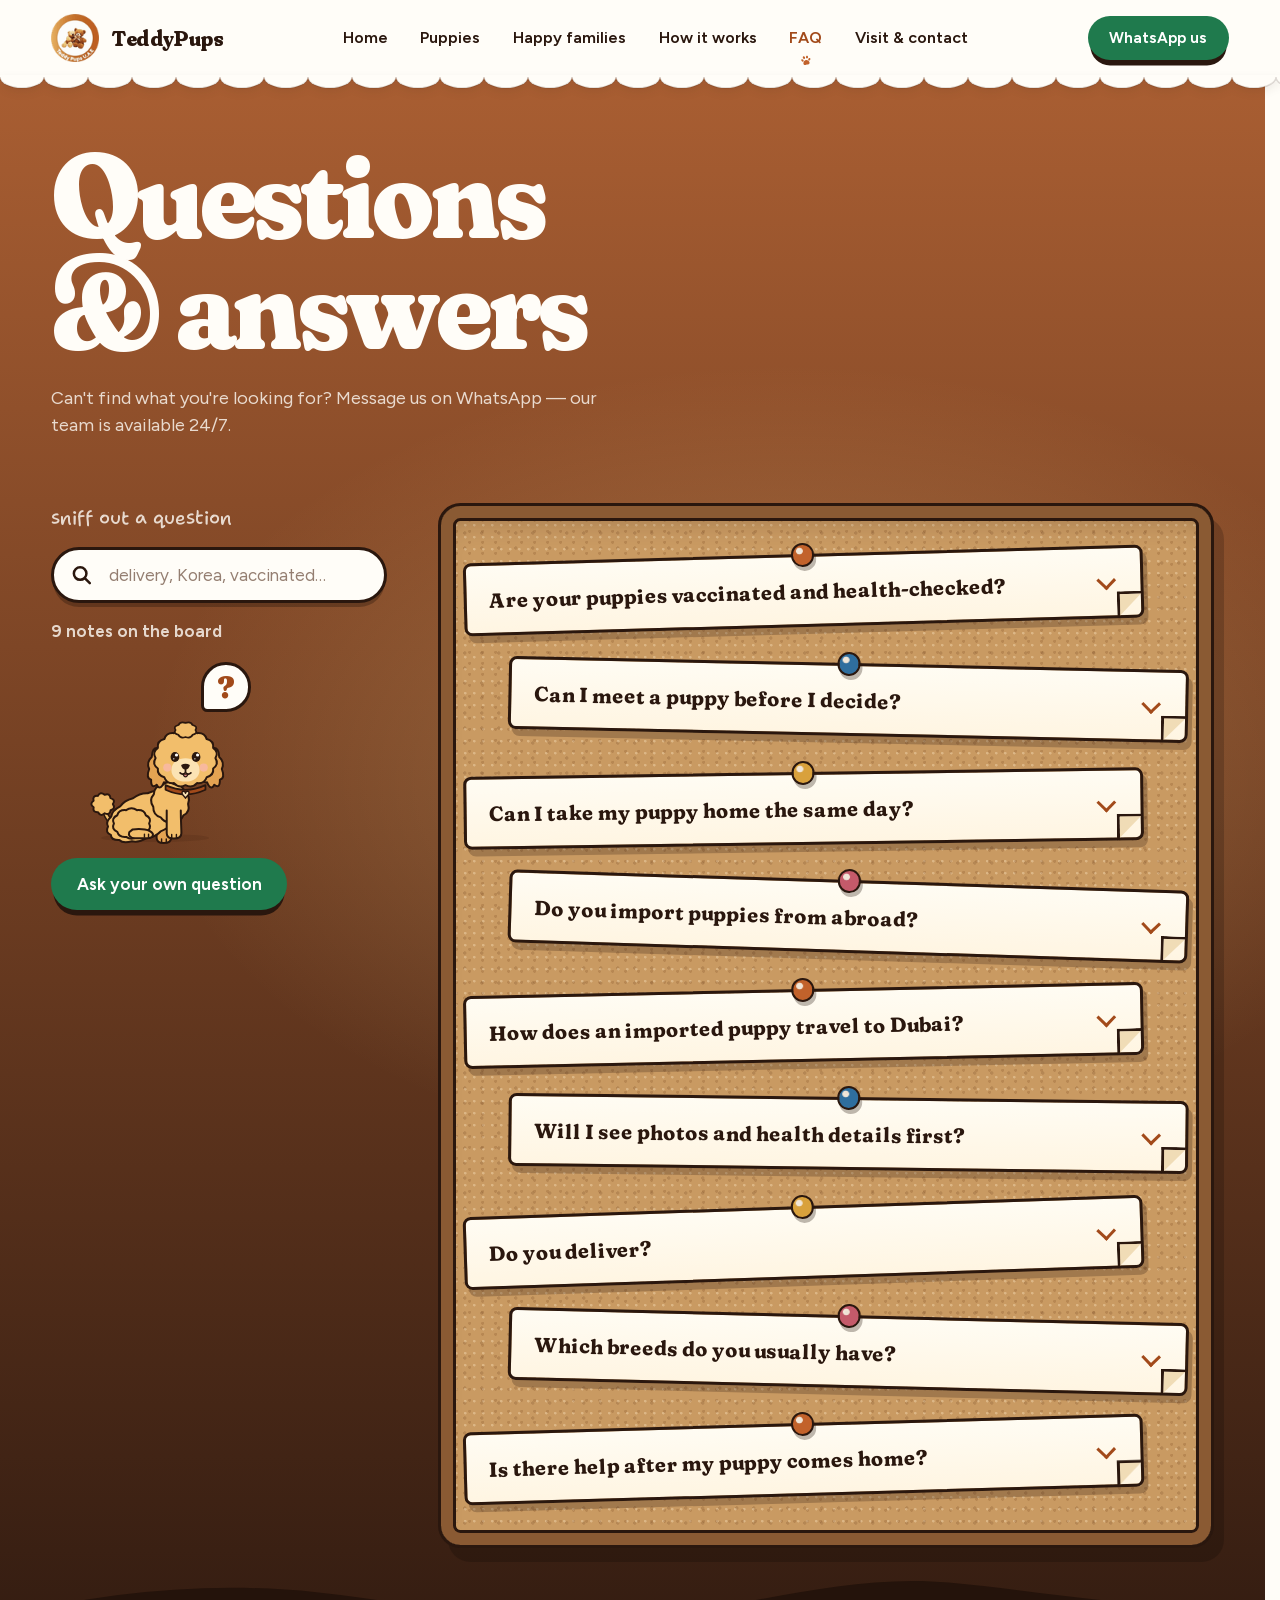
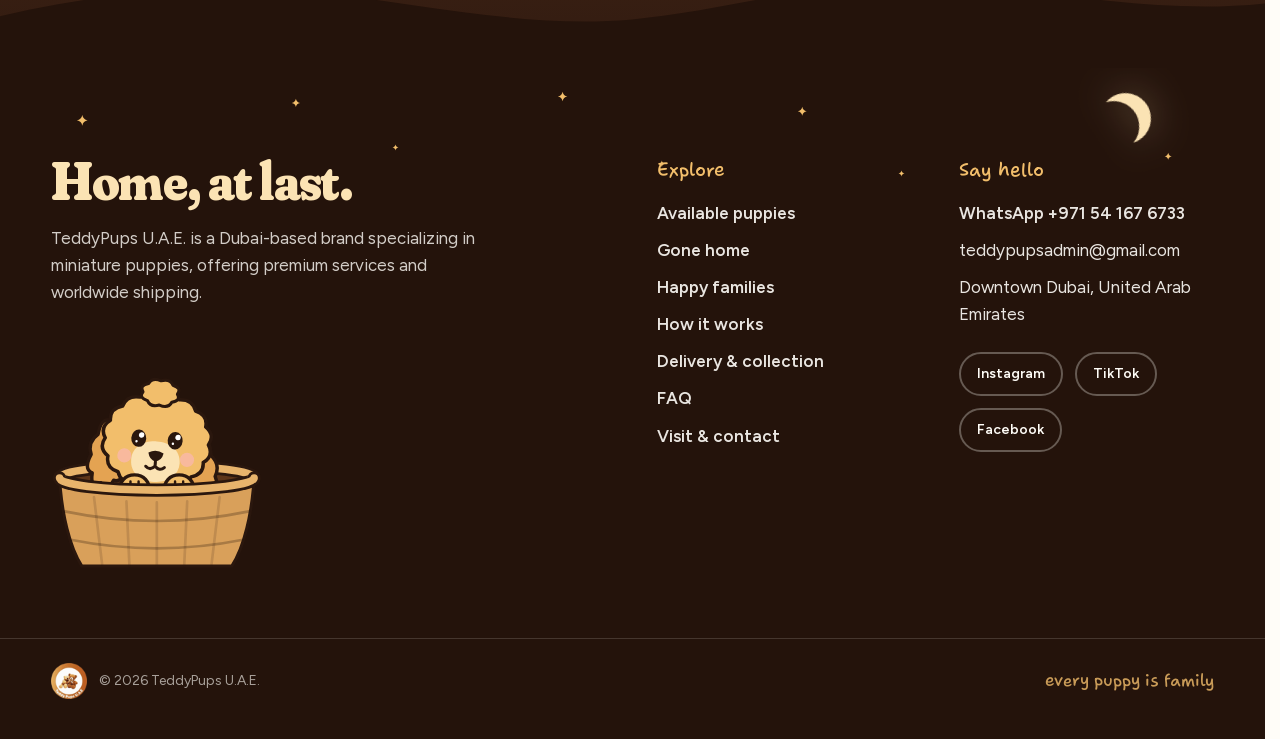
<file: fifthpage/index.html>
<!DOCTYPE html><html lang="en" class="Veu4Sq_variable hpvSLW_variable _91XIoq_variable"><head><meta charset="utf-8"><meta name="viewport" content="width=device-width, initial-scale=1, viewport-fit=cover"><link rel="preload" as="image" imagesrcset="images/image_3.png 1x, images/image.png 2x"><link rel="stylesheet" href="css/2gh-2btcjgkih.css" data-precedence="next"><link rel="stylesheet" href="css/10jf32vdx50lp.css" data-precedence="next"><link rel="preload" as="script" fetchpriority="low" href="js/1jb_fwgazaoni.js"><script src="js/3oou8raeyuv9d.js" async=""></script><script src="js/3umdxiosfhr4i.js" async=""></script><script src="js/2pig6dvmm0b07.js" async=""></script><script src="js/13ebhwe8d-mme.js" async=""></script><script src="js/turbopack-2c3mg3r-05n1w.js" async=""></script><script src="js/2-rfe7f68bjl5.js" async=""></script><script src="js/1llon2cx5n3pm.js" async=""></script><script src="js/3n_i7_kd-icfu.js" async=""></script><script src="js/31atla-pvue69.js" async=""></script><script src="js/14uqkrigpurrq.js" async=""></script><script src="js/177ya708_1zuj.js" async=""></script><script src="js/04u0_mknmf3rz.js" async=""></script><script src="js/0-as3adn0ic8o.js" async=""></script><script src="js/0l31q30pdlxu0.js" async=""></script><meta name="theme-color" content="#fffdf8"><meta name="next-size-adjust" content=""><title>Questions &amp; answers | TeddyPups U.A.E.</title><meta name="description" content="Answers about TeddyPups puppies: health checks and vaccinations, meeting local puppies, imported teacup breeds and delivery."><meta name="application-name" content="TeddyPups U.A.E."><link rel="canonical" href="https://puppy.instabizweb.com/faq"><meta property="og:title" content="Questions &amp; answers | TeddyPups U.A.E."><meta property="og:description" content="Answers about TeddyPups puppies: health checks and vaccinations, meeting local puppies, imported teacup breeds and delivery."><meta property="og:site_name" content="TeddyPups U.A.E."><meta property="og:locale" content="en_AE"><meta property="og:type" content="website"><meta name="twitter:card" content="summary_large_image"><meta name="twitter:title" content="Questions &amp; answers | TeddyPups U.A.E."><meta name="twitter:description" content="Answers about TeddyPups puppies: health checks and vaccinations, meeting local puppies, imported teacup breeds and delivery."><link rel="icon" href="images/icon.png" sizes="512x512" type="image/png"><link rel="apple-touch-icon" href="images/apple-icon.png" sizes="180x180" type="image/png"><script src="js/0cz1d0mv5g_q7.js" nomodule=""></script></head><body><div hidden=""><!--$--><!--/$--></div><!--&--><div class="tp-curtain" data-state="intro" aria-hidden="true"><div class="tp-curtain__blanket"><svg class="tp-curtain__edge tp-curtain__edge--top" width="100%" height="40" preserveAspectRatio="none"><defs><pattern id="tp-curtain-scallop" width="76" height="40" patternUnits="userSpaceOnUse"><path d="M0 40V27A38 25 0 0 1 76 27V40Z" fill="#fbe3b4"></path><path d="M0 27A38 25 0 0 1 76 27" fill="none" stroke="#2a170e" stroke-width="3"></path><path d="M11 33A27 19 0 0 1 65 33" fill="none" stroke="#2a170e" stroke-width="1.6" stroke-dasharray="3.5 5.5" stroke-linecap="round" opacity=".42"></path></pattern></defs><rect width="100%" height="40" fill="url(#tp-curtain-scallop)"></rect></svg><div class="tp-curtain__stage"><div class="tp-curtain__prints"><svg viewBox="0 0 64 64" class="tp-curtain__print" style="left:18%;top:6px;rotate:14deg;animation-delay:0.16s"><path d="M32 30.5c-7.6 0-15.6 8.3-15.6 15.5 0 5.4 4.2 8.3 9.2 8.3 2.6 0 4.5-1.1 6.4-1.1s3.8 1.1 6.4 1.1c5 0 9.2-2.9 9.2-8.3 0-7.2-8-15.5-15.6-15.5zM19.28 26.71C21.07 30.08 20.42 33.92 17.84 35.29C15.25 36.67 11.71 35.05 9.92 31.69C8.13 28.32 8.78 24.48 11.36 23.11C13.95 21.73 17.49 23.35 19.28 26.71ZM29.62 15.64C30.32 19.62 28.46 23.26 25.47 23.79C22.48 24.32 19.48 21.53 18.78 17.56C18.08 13.58 19.94 9.94 22.93 9.41C25.92 8.88 28.92 11.67 29.62 15.64ZM45.22 17.56C44.52 21.53 41.52 24.32 38.53 23.79C35.54 23.26 33.68 19.62 34.38 15.64C35.08 11.67 38.08 8.88 41.07 9.41C44.06 9.94 45.92 13.58 45.22 17.56ZM54.08 31.69C52.29 35.05 48.75 36.67 46.16 35.29C43.58 33.92 42.93 30.08 44.72 26.71C46.51 23.35 50.05 21.73 52.64 23.11C55.22 24.48 55.87 28.32 54.08 31.69Z"></path></svg><svg viewBox="0 0 64 64" class="tp-curtain__print" style="left:27%;top:-4px;rotate:6deg;animation-delay:0.28s"><path d="M32 30.5c-7.6 0-15.6 8.3-15.6 15.5 0 5.4 4.2 8.3 9.2 8.3 2.6 0 4.5-1.1 6.4-1.1s3.8 1.1 6.4 1.1c5 0 9.2-2.9 9.2-8.3 0-7.2-8-15.5-15.6-15.5zM19.28 26.71C21.07 30.08 20.42 33.92 17.84 35.29C15.25 36.67 11.71 35.05 9.92 31.69C8.13 28.32 8.78 24.48 11.36 23.11C13.95 21.73 17.49 23.35 19.28 26.71ZM29.62 15.64C30.32 19.62 28.46 23.26 25.47 23.79C22.48 24.32 19.48 21.53 18.78 17.56C18.08 13.58 19.94 9.94 22.93 9.41C25.92 8.88 28.92 11.67 29.62 15.64ZM45.22 17.56C44.52 21.53 41.52 24.32 38.53 23.79C35.54 23.26 33.68 19.62 34.38 15.64C35.08 11.67 38.08 8.88 41.07 9.41C44.06 9.94 45.92 13.58 45.22 17.56ZM54.08 31.69C52.29 35.05 48.75 36.67 46.16 35.29C43.58 33.92 42.93 30.08 44.72 26.71C46.51 23.35 50.05 21.73 52.64 23.11C55.22 24.48 55.87 28.32 54.08 31.69Z"></path></svg><svg viewBox="0 0 64 64" class="tp-curtain__print" style="left:36%;top:7px;rotate:18deg;animation-delay:0.4s"><path d="M32 30.5c-7.6 0-15.6 8.3-15.6 15.5 0 5.4 4.2 8.3 9.2 8.3 2.6 0 4.5-1.1 6.4-1.1s3.8 1.1 6.4 1.1c5 0 9.2-2.9 9.2-8.3 0-7.2-8-15.5-15.6-15.5zM19.28 26.71C21.07 30.08 20.42 33.92 17.84 35.29C15.25 36.67 11.71 35.05 9.92 31.69C8.13 28.32 8.78 24.48 11.36 23.11C13.95 21.73 17.49 23.35 19.28 26.71ZM29.62 15.64C30.32 19.62 28.46 23.26 25.47 23.79C22.48 24.32 19.48 21.53 18.78 17.56C18.08 13.58 19.94 9.94 22.93 9.41C25.92 8.88 28.92 11.67 29.62 15.64ZM45.22 17.56C44.52 21.53 41.52 24.32 38.53 23.79C35.54 23.26 33.68 19.62 34.38 15.64C35.08 11.67 38.08 8.88 41.07 9.41C44.06 9.94 45.92 13.58 45.22 17.56ZM54.08 31.69C52.29 35.05 48.75 36.67 46.16 35.29C43.58 33.92 42.93 30.08 44.72 26.71C46.51 23.35 50.05 21.73 52.64 23.11C55.22 24.48 55.87 28.32 54.08 31.69Z"></path></svg><svg viewBox="0 0 64 64" class="tp-curtain__print" style="left:45%;top:-3px;rotate:4deg;animation-delay:0.52s"><path d="M32 30.5c-7.6 0-15.6 8.3-15.6 15.5 0 5.4 4.2 8.3 9.2 8.3 2.6 0 4.5-1.1 6.4-1.1s3.8 1.1 6.4 1.1c5 0 9.2-2.9 9.2-8.3 0-7.2-8-15.5-15.6-15.5zM19.28 26.71C21.07 30.08 20.42 33.92 17.84 35.29C15.25 36.67 11.71 35.05 9.92 31.69C8.13 28.32 8.78 24.48 11.36 23.11C13.95 21.73 17.49 23.35 19.28 26.71ZM29.62 15.64C30.32 19.62 28.46 23.26 25.47 23.79C22.48 24.32 19.48 21.53 18.78 17.56C18.08 13.58 19.94 9.94 22.93 9.41C25.92 8.88 28.92 11.67 29.62 15.64ZM45.22 17.56C44.52 21.53 41.52 24.32 38.53 23.79C35.54 23.26 33.68 19.62 34.38 15.64C35.08 11.67 38.08 8.88 41.07 9.41C44.06 9.94 45.92 13.58 45.22 17.56ZM54.08 31.69C52.29 35.05 48.75 36.67 46.16 35.29C43.58 33.92 42.93 30.08 44.72 26.71C46.51 23.35 50.05 21.73 52.64 23.11C55.22 24.48 55.87 28.32 54.08 31.69Z"></path></svg><svg viewBox="0 0 64 64" class="tp-curtain__print" style="left:54%;top:6px;rotate:16deg;animation-delay:0.64s"><path d="M32 30.5c-7.6 0-15.6 8.3-15.6 15.5 0 5.4 4.2 8.3 9.2 8.3 2.6 0 4.5-1.1 6.4-1.1s3.8 1.1 6.4 1.1c5 0 9.2-2.9 9.2-8.3 0-7.2-8-15.5-15.6-15.5zM19.28 26.71C21.07 30.08 20.42 33.92 17.84 35.29C15.25 36.67 11.71 35.05 9.92 31.69C8.13 28.32 8.78 24.48 11.36 23.11C13.95 21.73 17.49 23.35 19.28 26.71ZM29.62 15.64C30.32 19.62 28.46 23.26 25.47 23.79C22.48 24.32 19.48 21.53 18.78 17.56C18.08 13.58 19.94 9.94 22.93 9.41C25.92 8.88 28.92 11.67 29.62 15.64ZM45.22 17.56C44.52 21.53 41.52 24.32 38.53 23.79C35.54 23.26 33.68 19.62 34.38 15.64C35.08 11.67 38.08 8.88 41.07 9.41C44.06 9.94 45.92 13.58 45.22 17.56ZM54.08 31.69C52.29 35.05 48.75 36.67 46.16 35.29C43.58 33.92 42.93 30.08 44.72 26.71C46.51 23.35 50.05 21.73 52.64 23.11C55.22 24.48 55.87 28.32 54.08 31.69Z"></path></svg></div><div class="tp-curtain__runner"><svg viewBox="0 0 300 240" class="tp-runner " aria-hidden="true" focusable="false" style="overflow:visible"><ellipse cx="150" cy="230" rx="86" ry="7" fill="#2a170e" opacity="0.12" class="tp-runner__shadow"></ellipse><g class="tp-runner__body"><g class="tp-runner__leg tp-runner__leg--bf" style="transform-origin:94px 192px"><g transform="translate(94 192)"><path d="M-14 -14 C-14 4 -12 18 -12 27 C-12 34 -7 36 0 36 C9 36 13 33 13 27 C13 18 14 4 14 -14Z" fill="#e4a352"></path><path d="M-14 -14 C-14 4 -12 18 -12 27 C-12 34 -7 36 0 36 C9 36 13 33 13 27 C13 18 14 4 14 -14" stroke="#2a170e" stroke-width="3.4" stroke-linejoin="round" stroke-linecap="round" fill="none"></path><path d="M-3.5 29 v5 M4.5 29 v5" stroke="#2a170e" stroke-width="2.4" stroke-linejoin="round" stroke-linecap="round" fill="none"></path></g></g><g class="tp-runner__leg tp-runner__leg--ff" style="transform-origin:168px 192px"><g transform="translate(168 192)"><path d="M-11 -14 C-11 4 -12 18 -12 27 C-12 34 -7 36 0 36 C9 36 13 33 13 27 C13 18 11 4 11 -14Z" fill="#e4a352"></path><path d="M-11 -14 C-11 4 -12 18 -12 27 C-12 34 -7 36 0 36 C9 36 13 33 13 27 C13 18 11 4 11 -14" stroke="#2a170e" stroke-width="3.4" stroke-linejoin="round" stroke-linecap="round" fill="none"></path><path d="M-3.5 29 v5 M4.5 29 v5" stroke="#2a170e" stroke-width="2.4" stroke-linejoin="round" stroke-linecap="round" fill="none"></path></g></g><g class="tp-runner__tail" style="transform-origin:84px 150px"><path d="M86 152 C80 146 76 140 74 136" stroke="#2a170e" stroke-width="9" stroke-linejoin="round" stroke-linecap="round" fill="none"></path><path d="M86 152 C80 146 76 140 74 136" stroke="#f2be6b" stroke-width="4" fill="none" stroke-linecap="round"></path><path d="M70.0 110.0Q78.1 105.0 80.9 113.7Q90.5 114.8 86.7 123.2Q93.4 129.9 84.7 134.0Q85.2 143.1 75.8 141.0Q70.0 148.3 64.2 141.0Q54.8 143.1 55.3 134.0Q46.6 129.9 53.3 123.2Q49.5 114.8 59.1 113.7Q61.9 105.0 70.0 110.0Z" fill="#f2be6b" stroke="#2a170e" stroke-width="3.4" stroke-linejoin="round" stroke-linecap="round"></path></g><g class="tp-runner__leg tp-runner__leg--bn" style="transform-origin:110px 194px"><g transform="translate(110 194)"><path d="M-15 -14 C-15 4 -12 16 -12 25 C-12 32 -7 34 0 34 C9 34 13 31 13 25 C13 16 15 4 15 -14Z" fill="#f2be6b"></path><path d="M-15 -14 C-15 4 -12 16 -12 25 C-12 32 -7 34 0 34 C9 34 13 31 13 25 C13 16 15 4 15 -14" stroke="#2a170e" stroke-width="3.4" stroke-linejoin="round" stroke-linecap="round" fill="none"></path><path d="M-3.5 27 v5 M4.5 27 v5" stroke="#2a170e" stroke-width="2.4" stroke-linejoin="round" stroke-linecap="round" fill="none"></path></g></g><path d="M76.8 175.6Q69.0 167.9 78.2 160.7Q76.6 151.8 90.3 147.3Q95.2 138.9 110.9 137.9Q121.6 131.3 136.7 134.0Q151.1 130.5 162.9 136.4Q178.7 136.4 185.3 144.5Q199.7 148.2 199.7 157.1Q210.3 163.7 203.9 171.9Q208.7 180.4 197.0 186.3Q195.3 195.2 180.3 198.0Q172.3 205.7 156.6 204.8Q143.7 210.0 130.0 205.6Q114.5 207.4 105.1 200.2Q89.7 198.3 86.3 189.6Q73.6 184.3 76.8 175.6Z" fill="#f2be6b" stroke="#2a170e" stroke-width="3.4" stroke-linejoin="round" stroke-linecap="round"></path><path d="M182.7 196.4Q169.4 196.9 166.6 183.0Q156.1 174.1 162.3 161.5Q159.6 147.6 171.9 142.2Q178.2 129.7 191.0 134.0Q203.3 128.7 210.5 140.8Q223.1 145.2 221.3 159.3Q228.4 171.5 218.5 181.0Q216.6 195.1 203.2 195.7Q193.3 205.1 182.7 196.4Z" fill="#f2be6b" stroke="#2a170e" stroke-width="3.4" stroke-linejoin="round" stroke-linecap="round"></path><g class="tp-runner__leg tp-runner__leg--fn" style="transform-origin:186px 194px"><g transform="translate(186 194)"><path d="M-12 -14 C-12 4 -12 16 -12 25 C-12 32 -7 34 0 34 C9 34 13 31 13 25 C13 16 12 4 12 -14Z" fill="#f2be6b"></path><path d="M-12 -14 C-12 4 -12 16 -12 25 C-12 32 -7 34 0 34 C9 34 13 31 13 25 C13 16 12 4 12 -14" stroke="#2a170e" stroke-width="3.4" stroke-linejoin="round" stroke-linecap="round" fill="none"></path><path d="M-3.5 27 v5 M4.5 27 v5" stroke="#2a170e" stroke-width="2.4" stroke-linejoin="round" stroke-linecap="round" fill="none"></path></g></g><g class="tp-runner__head"><path d="M178 146 Q212 162 246 146 L246 154 Q212 170 178 154 Z" fill="#a24a1a" stroke="#2a170e" stroke-width="3" stroke-linejoin="round" stroke-linecap="round"></path><path d="M212 160 C212 156 206 155 206 159.4 C206 163 212 166.6 212 168.4 C212 166.6 218 163 218 159.4 C218 155 212 156 212 160 Z" fill="#fbe3b4" stroke="#2a170e" stroke-width="2.4" stroke-linejoin="round" stroke-linecap="round"></path><path d="M177.1 78.7Q186.9 70.8 186.6 87.4Q196.0 89.9 189.9 105.5Q195.2 117.3 185.5 126.0Q184.7 142.8 175.2 141.2Q168.7 156.5 162.9 145.3Q153.1 153.2 153.4 136.6Q144.0 134.1 150.1 118.5Q144.8 106.7 154.5 98.0Q155.3 81.2 164.8 82.8Q171.3 67.5 177.1 78.7Z" fill="#e4a352" stroke="#2a170e" stroke-width="3.4" stroke-linejoin="round" stroke-linecap="round" class="tp-runner__ear" style="transform-origin:174px 82px"></path><path d="M246.9 78.7Q252.7 67.5 259.2 82.8Q268.7 81.2 269.5 98.0Q279.2 106.7 273.9 118.5Q280.0 134.1 270.6 136.6Q270.9 153.2 261.1 145.3Q255.3 156.5 248.8 141.2Q239.3 142.8 238.5 126.0Q228.8 117.3 234.1 105.5Q228.0 89.9 237.4 87.4Q237.1 70.8 246.9 78.7Z" fill="#e4a352" stroke="#2a170e" stroke-width="3.4" stroke-linejoin="round" stroke-linecap="round" class="tp-runner__ear tp-runner__ear--r" style="transform-origin:250px 82px"></path><path d="M212.0 54.0Q223.4 48.2 231.5 57.5Q244.5 56.1 248.1 67.5Q260.7 70.7 259.1 82.4Q269.4 89.7 263.0 100.0Q269.4 110.3 259.1 117.6Q260.7 129.3 248.1 132.5Q244.5 143.9 231.5 142.5Q223.4 151.8 212.0 146.0Q200.6 151.8 192.5 142.5Q179.5 143.9 175.9 132.5Q163.3 129.3 164.9 117.6Q154.6 110.3 161.0 100.0Q154.6 89.7 164.9 82.4Q163.3 70.7 175.9 67.5Q179.5 56.1 192.5 57.5Q200.6 48.2 212.0 54.0Z" fill="#f2be6b" stroke="#2a170e" stroke-width="3.4" stroke-linejoin="round" stroke-linecap="round"></path><path d="M195.0 52.0Q190.7 45.8 200.0 43.5Q203.2 36.9 212.0 40.0Q220.8 36.9 224.0 43.5Q233.3 45.8 229.0 52.0Q233.3 58.2 224.0 60.5Q220.8 67.1 212.0 64.0Q203.2 67.1 200.0 60.5Q190.7 58.2 195.0 52.0Z" fill="#f2be6b" stroke="#2a170e" stroke-width="3" stroke-linejoin="round" stroke-linecap="round"></path><path d="M188 120 C188 106 200 100 212 100 C224 100 236 106 236 120 C236 133 225 140 212 140 C199 140 188 133 188 120 Z" fill="#fbe3b4"></path><circle cx="181" cy="116" r="7" fill="#f9b9a6" opacity="0.85"></circle><circle cx="243" cy="116" r="7" fill="#f9b9a6" opacity="0.85"></circle><path d="M186.5 101 Q194 91.5 201.5 101 M222.5 101 Q230 91.5 237.5 101" stroke="#2a170e" stroke-width="3.4" stroke-linejoin="round" stroke-linecap="round" fill="none"></path><path d="M204.5 111.5 Q212 107.2 219.5 111.5 Q218.2 118.4 212 120 Q205.8 118.4 204.5 111.5 Z" fill="#2a170e"></path><path d="M212 120 V124.5 M212 124.5 Q207.2 129.6 202.8 125.2 M212 124.5 Q216.8 129.6 221.2 125.2" stroke="#2a170e" stroke-width="3" stroke-linejoin="round" stroke-linecap="round" fill="none"></path><path d="M207.6 127.4 Q212 136.6 216.4 127.4 Z" fill="#e98c8c" stroke="#2a170e" stroke-width="2.2" stroke-linejoin="round"></path></g></g></svg></div><p class="tp-curtain__note font-scrawl">every puppy is family</p></div><svg class="tp-curtain__edge tp-curtain__edge--bottom" width="100%" height="40" preserveAspectRatio="none"><rect width="100%" height="40" fill="url(#tp-curtain-scallop)"></rect></svg></div></div><a href="#main" class="sr-only-focusable fixed left-4 top-4 z-[100] rounded-full bg-cocoa px-5 py-3 font-semibold text-milk">Skip to content</a><header id="site-header" data-scrolled="false" data-hidden="false" class="tp-header fixed inset-x-0 top-0 z-50"><div class="tp-header__bar gutter"><a class="tp-header__brand" aria-label="TeddyPups U.A.E. — home" href="/"><img alt="" width="56" height="56" decoding="async" data-nimg="1" class="tp-header__logo" style="color:transparent" srcset="images/image_3.png 1x, images/image.png 2x" src="images/image.png"><span class="font-plush tp-header__name">TeddyPups</span></a><nav aria-label="Main" class="tp-header__nav"><ul><li><a data-active="false" class="tp-nav-link" href="/"><span>Home</span><svg viewBox="0 0 64 64" class="tp-nav-link__paw" aria-hidden="true" fill="currentColor"><path d="M32 30.5c-7.6 0-15.6 8.3-15.6 15.5 0 5.4 4.2 8.3 9.2 8.3 2.6 0 4.5-1.1 6.4-1.1s3.8 1.1 6.4 1.1c5 0 9.2-2.9 9.2-8.3 0-7.2-8-15.5-15.6-15.5zM19.28 26.71C21.07 30.08 20.42 33.92 17.84 35.29C15.25 36.67 11.71 35.05 9.92 31.69C8.13 28.32 8.78 24.48 11.36 23.11C13.95 21.73 17.49 23.35 19.28 26.71ZM29.62 15.64C30.32 19.62 28.46 23.26 25.47 23.79C22.48 24.32 19.48 21.53 18.78 17.56C18.08 13.58 19.94 9.94 22.93 9.41C25.92 8.88 28.92 11.67 29.62 15.64ZM45.22 17.56C44.52 21.53 41.52 24.32 38.53 23.79C35.54 23.26 33.68 19.62 34.38 15.64C35.08 11.67 38.08 8.88 41.07 9.41C44.06 9.94 45.92 13.58 45.22 17.56ZM54.08 31.69C52.29 35.05 48.75 36.67 46.16 35.29C43.58 33.92 42.93 30.08 44.72 26.71C46.51 23.35 50.05 21.73 52.64 23.11C55.22 24.48 55.87 28.32 54.08 31.69Z"></path></svg></a></li><li><a data-active="false" class="tp-nav-link" href="/puppies"><span>Puppies</span><svg viewBox="0 0 64 64" class="tp-nav-link__paw" aria-hidden="true" fill="currentColor"><path d="M32 30.5c-7.6 0-15.6 8.3-15.6 15.5 0 5.4 4.2 8.3 9.2 8.3 2.6 0 4.5-1.1 6.4-1.1s3.8 1.1 6.4 1.1c5 0 9.2-2.9 9.2-8.3 0-7.2-8-15.5-15.6-15.5zM19.28 26.71C21.07 30.08 20.42 33.92 17.84 35.29C15.25 36.67 11.71 35.05 9.92 31.69C8.13 28.32 8.78 24.48 11.36 23.11C13.95 21.73 17.49 23.35 19.28 26.71ZM29.62 15.64C30.32 19.62 28.46 23.26 25.47 23.79C22.48 24.32 19.48 21.53 18.78 17.56C18.08 13.58 19.94 9.94 22.93 9.41C25.92 8.88 28.92 11.67 29.62 15.64ZM45.22 17.56C44.52 21.53 41.52 24.32 38.53 23.79C35.54 23.26 33.68 19.62 34.38 15.64C35.08 11.67 38.08 8.88 41.07 9.41C44.06 9.94 45.92 13.58 45.22 17.56ZM54.08 31.69C52.29 35.05 48.75 36.67 46.16 35.29C43.58 33.92 42.93 30.08 44.72 26.71C46.51 23.35 50.05 21.73 52.64 23.11C55.22 24.48 55.87 28.32 54.08 31.69Z"></path></svg></a></li><li><a data-active="false" class="tp-nav-link" href="/happy-families"><span>Happy families</span><svg viewBox="0 0 64 64" class="tp-nav-link__paw" aria-hidden="true" fill="currentColor"><path d="M32 30.5c-7.6 0-15.6 8.3-15.6 15.5 0 5.4 4.2 8.3 9.2 8.3 2.6 0 4.5-1.1 6.4-1.1s3.8 1.1 6.4 1.1c5 0 9.2-2.9 9.2-8.3 0-7.2-8-15.5-15.6-15.5zM19.28 26.71C21.07 30.08 20.42 33.92 17.84 35.29C15.25 36.67 11.71 35.05 9.92 31.69C8.13 28.32 8.78 24.48 11.36 23.11C13.95 21.73 17.49 23.35 19.28 26.71ZM29.62 15.64C30.32 19.62 28.46 23.26 25.47 23.79C22.48 24.32 19.48 21.53 18.78 17.56C18.08 13.58 19.94 9.94 22.93 9.41C25.92 8.88 28.92 11.67 29.62 15.64ZM45.22 17.56C44.52 21.53 41.52 24.32 38.53 23.79C35.54 23.26 33.68 19.62 34.38 15.64C35.08 11.67 38.08 8.88 41.07 9.41C44.06 9.94 45.92 13.58 45.22 17.56ZM54.08 31.69C52.29 35.05 48.75 36.67 46.16 35.29C43.58 33.92 42.93 30.08 44.72 26.71C46.51 23.35 50.05 21.73 52.64 23.11C55.22 24.48 55.87 28.32 54.08 31.69Z"></path></svg></a></li><li><a data-active="false" class="tp-nav-link" href="/how-it-works"><span>How it works</span><svg viewBox="0 0 64 64" class="tp-nav-link__paw" aria-hidden="true" fill="currentColor"><path d="M32 30.5c-7.6 0-15.6 8.3-15.6 15.5 0 5.4 4.2 8.3 9.2 8.3 2.6 0 4.5-1.1 6.4-1.1s3.8 1.1 6.4 1.1c5 0 9.2-2.9 9.2-8.3 0-7.2-8-15.5-15.6-15.5zM19.28 26.71C21.07 30.08 20.42 33.92 17.84 35.29C15.25 36.67 11.71 35.05 9.92 31.69C8.13 28.32 8.78 24.48 11.36 23.11C13.95 21.73 17.49 23.35 19.28 26.71ZM29.62 15.64C30.32 19.62 28.46 23.26 25.47 23.79C22.48 24.32 19.48 21.53 18.78 17.56C18.08 13.58 19.94 9.94 22.93 9.41C25.92 8.88 28.92 11.67 29.62 15.64ZM45.22 17.56C44.52 21.53 41.52 24.32 38.53 23.79C35.54 23.26 33.68 19.62 34.38 15.64C35.08 11.67 38.08 8.88 41.07 9.41C44.06 9.94 45.92 13.58 45.22 17.56ZM54.08 31.69C52.29 35.05 48.75 36.67 46.16 35.29C43.58 33.92 42.93 30.08 44.72 26.71C46.51 23.35 50.05 21.73 52.64 23.11C55.22 24.48 55.87 28.32 54.08 31.69Z"></path></svg></a></li><li><a aria-current="page" data-active="true" class="tp-nav-link" href="/faq"><span>FAQ</span><svg viewBox="0 0 64 64" class="tp-nav-link__paw" aria-hidden="true" fill="currentColor"><path d="M32 30.5c-7.6 0-15.6 8.3-15.6 15.5 0 5.4 4.2 8.3 9.2 8.3 2.6 0 4.5-1.1 6.4-1.1s3.8 1.1 6.4 1.1c5 0 9.2-2.9 9.2-8.3 0-7.2-8-15.5-15.6-15.5zM19.28 26.71C21.07 30.08 20.42 33.92 17.84 35.29C15.25 36.67 11.71 35.05 9.92 31.69C8.13 28.32 8.78 24.48 11.36 23.11C13.95 21.73 17.49 23.35 19.28 26.71ZM29.62 15.64C30.32 19.62 28.46 23.26 25.47 23.79C22.48 24.32 19.48 21.53 18.78 17.56C18.08 13.58 19.94 9.94 22.93 9.41C25.92 8.88 28.92 11.67 29.62 15.64ZM45.22 17.56C44.52 21.53 41.52 24.32 38.53 23.79C35.54 23.26 33.68 19.62 34.38 15.64C35.08 11.67 38.08 8.88 41.07 9.41C44.06 9.94 45.92 13.58 45.22 17.56ZM54.08 31.69C52.29 35.05 48.75 36.67 46.16 35.29C43.58 33.92 42.93 30.08 44.72 26.71C46.51 23.35 50.05 21.73 52.64 23.11C55.22 24.48 55.87 28.32 54.08 31.69Z"></path></svg></a></li><li><a data-active="false" class="tp-nav-link" href="/contact"><span>Visit &amp; contact</span><svg viewBox="0 0 64 64" class="tp-nav-link__paw" aria-hidden="true" fill="currentColor"><path d="M32 30.5c-7.6 0-15.6 8.3-15.6 15.5 0 5.4 4.2 8.3 9.2 8.3 2.6 0 4.5-1.1 6.4-1.1s3.8 1.1 6.4 1.1c5 0 9.2-2.9 9.2-8.3 0-7.2-8-15.5-15.6-15.5zM19.28 26.71C21.07 30.08 20.42 33.92 17.84 35.29C15.25 36.67 11.71 35.05 9.92 31.69C8.13 28.32 8.78 24.48 11.36 23.11C13.95 21.73 17.49 23.35 19.28 26.71ZM29.62 15.64C30.32 19.62 28.46 23.26 25.47 23.79C22.48 24.32 19.48 21.53 18.78 17.56C18.08 13.58 19.94 9.94 22.93 9.41C25.92 8.88 28.92 11.67 29.62 15.64ZM45.22 17.56C44.52 21.53 41.52 24.32 38.53 23.79C35.54 23.26 33.68 19.62 34.38 15.64C35.08 11.67 38.08 8.88 41.07 9.41C44.06 9.94 45.92 13.58 45.22 17.56ZM54.08 31.69C52.29 35.05 48.75 36.67 46.16 35.29C43.58 33.92 42.93 30.08 44.72 26.71C46.51 23.35 50.05 21.73 52.64 23.11C55.22 24.48 55.87 28.32 54.08 31.69Z"></path></svg></a></li></ul></nav><div class="tp-header__end"><a href="https://wa.me/971541676733?text=Hi%20TeddyPups!%20I'd%20love%20to%20know%20more%20about%20your%20puppies." target="_blank" rel="noopener noreferrer" class="btn btn-whatsapp tp-header__wa">WhatsApp us</a><button type="button" class="inline-flex h-10 items-center gap-2 rounded-full border-2 border-cocoa bg-milk px-4 text-[0.95rem] font-semibold lg:hidden" aria-haspopup="dialog"><svg viewBox="0 0 64 64" class="size-4" aria-hidden="true" fill="currentColor"><path d="M32 30.5c-7.6 0-15.6 8.3-15.6 15.5 0 5.4 4.2 8.3 9.2 8.3 2.6 0 4.5-1.1 6.4-1.1s3.8 1.1 6.4 1.1c5 0 9.2-2.9 9.2-8.3 0-7.2-8-15.5-15.6-15.5zM19.28 26.71C21.07 30.08 20.42 33.92 17.84 35.29C15.25 36.67 11.71 35.05 9.92 31.69C8.13 28.32 8.78 24.48 11.36 23.11C13.95 21.73 17.49 23.35 19.28 26.71ZM29.62 15.64C30.32 19.62 28.46 23.26 25.47 23.79C22.48 24.32 19.48 21.53 18.78 17.56C18.08 13.58 19.94 9.94 22.93 9.41C25.92 8.88 28.92 11.67 29.62 15.64ZM45.22 17.56C44.52 21.53 41.52 24.32 38.53 23.79C35.54 23.26 33.68 19.62 34.38 15.64C35.08 11.67 38.08 8.88 41.07 9.41C44.06 9.94 45.92 13.58 45.22 17.56ZM54.08 31.69C52.29 35.05 48.75 36.67 46.16 35.29C43.58 33.92 42.93 30.08 44.72 26.71C46.51 23.35 50.05 21.73 52.64 23.11C55.22 24.48 55.87 28.32 54.08 31.69Z"></path></svg>Menu</button><dialog aria-label="Site menu" class="tp-menu m-0 h-dvh max-h-none w-screen max-w-none bg-honey p-0 text-cocoa backdrop:bg-cocoa/40"><div class="flex h-full flex-col gutter pb-[calc(1.5rem+env(safe-area-inset-bottom))] pt-5"><div class="flex items-center justify-between"><span class="font-scrawl text-lg">where to, friend?</span><button type="button" class="h-11 rounded-full bg-cocoa px-5 font-semibold text-milk">Close</button></div><nav aria-label="Mobile" class="mt-10 flex-1"><ul class="space-y-1"><li><a data-active="false" class="tp-menu-link font-plush block py-2 text-[clamp(2.4rem,11vw,3.4rem)]" href="/"><span>Home</span><svg viewBox="0 0 64 64" class="tp-nav-link__paw" aria-hidden="true" fill="currentColor"><path d="M32 30.5c-7.6 0-15.6 8.3-15.6 15.5 0 5.4 4.2 8.3 9.2 8.3 2.6 0 4.5-1.1 6.4-1.1s3.8 1.1 6.4 1.1c5 0 9.2-2.9 9.2-8.3 0-7.2-8-15.5-15.6-15.5zM19.28 26.71C21.07 30.08 20.42 33.92 17.84 35.29C15.25 36.67 11.71 35.05 9.92 31.69C8.13 28.32 8.78 24.48 11.36 23.11C13.95 21.73 17.49 23.35 19.28 26.71ZM29.62 15.64C30.32 19.62 28.46 23.26 25.47 23.79C22.48 24.32 19.48 21.53 18.78 17.56C18.08 13.58 19.94 9.94 22.93 9.41C25.92 8.88 28.92 11.67 29.62 15.64ZM45.22 17.56C44.52 21.53 41.52 24.32 38.53 23.79C35.54 23.26 33.68 19.62 34.38 15.64C35.08 11.67 38.08 8.88 41.07 9.41C44.06 9.94 45.92 13.58 45.22 17.56ZM54.08 31.69C52.29 35.05 48.75 36.67 46.16 35.29C43.58 33.92 42.93 30.08 44.72 26.71C46.51 23.35 50.05 21.73 52.64 23.11C55.22 24.48 55.87 28.32 54.08 31.69Z"></path></svg></a></li><li><a data-active="false" class="tp-menu-link font-plush block py-2 text-[clamp(2.4rem,11vw,3.4rem)]" href="/puppies"><span>Puppies</span><svg viewBox="0 0 64 64" class="tp-nav-link__paw" aria-hidden="true" fill="currentColor"><path d="M32 30.5c-7.6 0-15.6 8.3-15.6 15.5 0 5.4 4.2 8.3 9.2 8.3 2.6 0 4.5-1.1 6.4-1.1s3.8 1.1 6.4 1.1c5 0 9.2-2.9 9.2-8.3 0-7.2-8-15.5-15.6-15.5zM19.28 26.71C21.07 30.08 20.42 33.92 17.84 35.29C15.25 36.67 11.71 35.05 9.92 31.69C8.13 28.32 8.78 24.48 11.36 23.11C13.95 21.73 17.49 23.35 19.28 26.71ZM29.62 15.64C30.32 19.62 28.46 23.26 25.47 23.79C22.48 24.32 19.48 21.53 18.78 17.56C18.08 13.58 19.94 9.94 22.93 9.41C25.92 8.88 28.92 11.67 29.62 15.64ZM45.22 17.56C44.52 21.53 41.52 24.32 38.53 23.79C35.54 23.26 33.68 19.62 34.38 15.64C35.08 11.67 38.08 8.88 41.07 9.41C44.06 9.94 45.92 13.58 45.22 17.56ZM54.08 31.69C52.29 35.05 48.75 36.67 46.16 35.29C43.58 33.92 42.93 30.08 44.72 26.71C46.51 23.35 50.05 21.73 52.64 23.11C55.22 24.48 55.87 28.32 54.08 31.69Z"></path></svg></a></li><li><a data-active="false" class="tp-menu-link font-plush block py-2 text-[clamp(2.4rem,11vw,3.4rem)]" href="/happy-families"><span>Happy families</span><svg viewBox="0 0 64 64" class="tp-nav-link__paw" aria-hidden="true" fill="currentColor"><path d="M32 30.5c-7.6 0-15.6 8.3-15.6 15.5 0 5.4 4.2 8.3 9.2 8.3 2.6 0 4.5-1.1 6.4-1.1s3.8 1.1 6.4 1.1c5 0 9.2-2.9 9.2-8.3 0-7.2-8-15.5-15.6-15.5zM19.28 26.71C21.07 30.08 20.42 33.92 17.84 35.29C15.25 36.67 11.71 35.05 9.92 31.69C8.13 28.32 8.78 24.48 11.36 23.11C13.95 21.73 17.49 23.35 19.28 26.71ZM29.62 15.64C30.32 19.62 28.46 23.26 25.47 23.79C22.48 24.32 19.48 21.53 18.78 17.56C18.08 13.58 19.94 9.94 22.93 9.41C25.92 8.88 28.92 11.67 29.62 15.64ZM45.22 17.56C44.52 21.53 41.52 24.32 38.53 23.79C35.54 23.26 33.68 19.62 34.38 15.64C35.08 11.67 38.08 8.88 41.07 9.41C44.06 9.94 45.92 13.58 45.22 17.56ZM54.08 31.69C52.29 35.05 48.75 36.67 46.16 35.29C43.58 33.92 42.93 30.08 44.72 26.71C46.51 23.35 50.05 21.73 52.64 23.11C55.22 24.48 55.87 28.32 54.08 31.69Z"></path></svg></a></li><li><a data-active="false" class="tp-menu-link font-plush block py-2 text-[clamp(2.4rem,11vw,3.4rem)]" href="/how-it-works"><span>How it works</span><svg viewBox="0 0 64 64" class="tp-nav-link__paw" aria-hidden="true" fill="currentColor"><path d="M32 30.5c-7.6 0-15.6 8.3-15.6 15.5 0 5.4 4.2 8.3 9.2 8.3 2.6 0 4.5-1.1 6.4-1.1s3.8 1.1 6.4 1.1c5 0 9.2-2.9 9.2-8.3 0-7.2-8-15.5-15.6-15.5zM19.28 26.71C21.07 30.08 20.42 33.92 17.84 35.29C15.25 36.67 11.71 35.05 9.92 31.69C8.13 28.32 8.78 24.48 11.36 23.11C13.95 21.73 17.49 23.35 19.28 26.71ZM29.62 15.64C30.32 19.62 28.46 23.26 25.47 23.79C22.48 24.32 19.48 21.53 18.78 17.56C18.08 13.58 19.94 9.94 22.93 9.41C25.92 8.88 28.92 11.67 29.62 15.64ZM45.22 17.56C44.52 21.53 41.52 24.32 38.53 23.79C35.54 23.26 33.68 19.62 34.38 15.64C35.08 11.67 38.08 8.88 41.07 9.41C44.06 9.94 45.92 13.58 45.22 17.56ZM54.08 31.69C52.29 35.05 48.75 36.67 46.16 35.29C43.58 33.92 42.93 30.08 44.72 26.71C46.51 23.35 50.05 21.73 52.64 23.11C55.22 24.48 55.87 28.32 54.08 31.69Z"></path></svg></a></li><li><a aria-current="page" data-active="true" class="tp-menu-link font-plush block py-2 text-[clamp(2.4rem,11vw,3.4rem)]" href="/faq"><span>FAQ</span><svg viewBox="0 0 64 64" class="tp-nav-link__paw" aria-hidden="true" fill="currentColor"><path d="M32 30.5c-7.6 0-15.6 8.3-15.6 15.5 0 5.4 4.2 8.3 9.2 8.3 2.6 0 4.5-1.1 6.4-1.1s3.8 1.1 6.4 1.1c5 0 9.2-2.9 9.2-8.3 0-7.2-8-15.5-15.6-15.5zM19.28 26.71C21.07 30.08 20.42 33.92 17.84 35.29C15.25 36.67 11.71 35.05 9.92 31.69C8.13 28.32 8.78 24.48 11.36 23.11C13.95 21.73 17.49 23.35 19.28 26.71ZM29.62 15.64C30.32 19.62 28.46 23.26 25.47 23.79C22.48 24.32 19.48 21.53 18.78 17.56C18.08 13.58 19.94 9.94 22.93 9.41C25.92 8.88 28.92 11.67 29.62 15.64ZM45.22 17.56C44.52 21.53 41.52 24.32 38.53 23.79C35.54 23.26 33.68 19.62 34.38 15.64C35.08 11.67 38.08 8.88 41.07 9.41C44.06 9.94 45.92 13.58 45.22 17.56ZM54.08 31.69C52.29 35.05 48.75 36.67 46.16 35.29C43.58 33.92 42.93 30.08 44.72 26.71C46.51 23.35 50.05 21.73 52.64 23.11C55.22 24.48 55.87 28.32 54.08 31.69Z"></path></svg></a></li><li><a data-active="false" class="tp-menu-link font-plush block py-2 text-[clamp(2.4rem,11vw,3.4rem)]" href="/contact"><span>Visit &amp; contact</span><svg viewBox="0 0 64 64" class="tp-nav-link__paw" aria-hidden="true" fill="currentColor"><path d="M32 30.5c-7.6 0-15.6 8.3-15.6 15.5 0 5.4 4.2 8.3 9.2 8.3 2.6 0 4.5-1.1 6.4-1.1s3.8 1.1 6.4 1.1c5 0 9.2-2.9 9.2-8.3 0-7.2-8-15.5-15.6-15.5zM19.28 26.71C21.07 30.08 20.42 33.92 17.84 35.29C15.25 36.67 11.71 35.05 9.92 31.69C8.13 28.32 8.78 24.48 11.36 23.11C13.95 21.73 17.49 23.35 19.28 26.71ZM29.62 15.64C30.32 19.62 28.46 23.26 25.47 23.79C22.48 24.32 19.48 21.53 18.78 17.56C18.08 13.58 19.94 9.94 22.93 9.41C25.92 8.88 28.92 11.67 29.62 15.64ZM45.22 17.56C44.52 21.53 41.52 24.32 38.53 23.79C35.54 23.26 33.68 19.62 34.38 15.64C35.08 11.67 38.08 8.88 41.07 9.41C44.06 9.94 45.92 13.58 45.22 17.56ZM54.08 31.69C52.29 35.05 48.75 36.67 46.16 35.29C43.58 33.92 42.93 30.08 44.72 26.71C46.51 23.35 50.05 21.73 52.64 23.11C55.22 24.48 55.87 28.32 54.08 31.69Z"></path></svg></a></li></ul></nav><div class="space-y-3"><a href="https://wa.me/971541676733?text=Hi%20TeddyPups!%20I'd%20love%20to%20know%20more%20about%20your%20puppies." class="btn btn-whatsapp w-full" target="_blank" rel="noopener noreferrer">WhatsApp us</a><p class="text-center text-sm font-medium">+971 54 167 6733</p></div></div></dialog></div></div><svg aria-hidden="true" class="tp-header__hem" width="100%" height="14" preserveAspectRatio="none"><defs><pattern id="tp-hem" width="44" height="14" patternUnits="userSpaceOnUse"><path d="M0 0H44V2A22 11 0 0 1 0 2Z" class="tp-header__hem-fill"></path><path d="M0 2A22 11 0 0 0 44 2" class="tp-header__hem-line"></path></pattern></defs><rect width="100%" height="14" fill="url(#tp-hem)"></rect></svg></header><main id="main" tabindex="-1" class="relative pt-[var(--header-h)] outline-none"><!--&--><!--&--><div data-page="faq" class="tp-page"><script type="application/ld+json">{"@context":"https://schema.org","@type":"FAQPage","mainEntity":[{"@type":"Question","name":"Are your puppies vaccinated and health-checked?","acceptedAnswer":{"@type":"Answer","text":"Yes. All our puppies come with a verified health certificate from licensed vets. Every puppy is vaccinated, dewormed, and thoroughly checked before joining your family."}},{"@type":"Question","name":"Can I meet a puppy before I decide?","acceptedAnswer":{"@type":"Answer","text":"Yes. Come meet our locally available puppies in our Downtown Dubai showroom and spend time bonding before making your decision."}},{"@type":"Question","name":"Can I take my puppy home the same day?","acceptedAnswer":{"@type":"Answer","text":"Local puppies are available immediately, so you can take your puppy home the same day."}},{"@type":"Question","name":"Do you import puppies from abroad?","acceptedAnswer":{"@type":"Answer","text":"Yes. Through our Order Upon Request service we source rare and premium teacup breeds from the most reputable, certified breeders across Europe, Korea, and beyond — and we handle the import for you."}},{"@type":"Question","name":"How does an imported puppy travel to Dubai?","acceptedAnswer":{"@type":"Answer","text":"We manage every part of the import process, including health checks, travel arrangements, and the necessary documentation, so your puppy arrives happy, healthy, and stress-free."}},{"@type":"Question","name":"Will I see photos and health details first?","acceptedAnswer":{"@type":"Answer","text":"Yes. Photos, videos, and health certificates are shared before your puppy travels, and our team sends real photos and health details directly on WhatsApp."}},{"@type":"Question","name":"Do you deliver?","acceptedAnswer":{"@type":"Answer","text":"Yes. We deliver within Dubai, and our trusted international cargo partners deliver puppies safely to loving homes all around the world."}},{"@type":"Question","name":"Which breeds do you usually have?","acceptedAnswer":{"@type":"Answer","text":"Breeds we regularly have include Maltipoo, Pomeranian, Poodle and Bichon, plus rare teacup lines such as Korean teacup poodles, Maltese, Pom and Yorkie."}},{"@type":"Question","name":"Is there help after my puppy comes home?","acceptedAnswer":{"@type":"Answer","text":"Yes. Our team is available 24/7 and offers advice on training, nutrition, and general care to ensure a smooth transition for you and your new furry friend."}}]}</script><section data-pup-scene="true" data-tone="dark" class="tp-scene tp-faqroom overflow-hidden" style="--sky-top:#a95e32;--sky-bottom:#331c11" aria-labelledby="faq-title"><div class="gutter relative mx-auto max-w-[110rem] pb-24 pt-10 md:pt-16"><header class="max-w-4xl"><h1 id="faq-title" class="font-plush text-giant">Questions &amp; answers</h1><p class="text-lede mt-6 max-w-[52ch] text-[var(--ink-soft)]">Can't find what you're looking for? Message us on WhatsApp — our team is available 24/7.</p></header><div class="mt-12 md:mt-16"><div class="tp-notes"><aside class="tp-notes__side" aria-label="Find a question"><label for="_R_4pbsnkivb_" class="font-scrawl tp-notes__label">sniff out a question</label><div class="tp-notes__search"><svg viewBox="0 0 24 24" aria-hidden="true" class="tp-notes__lens"><circle cx="10.5" cy="10.5" r="6.5"></circle><path d="m15.5 15.5 5 5"></path></svg><input id="_R_4pbsnkivb_" type="search" placeholder="delivery, Korea, vaccinated…" autocomplete="off" value=""></div><p class="tp-notes__count" aria-live="polite">9 notes on the board</p><div class="tp-notes__teddy"><span aria-hidden="true" class="tp-notes__bubble font-plush"><span class="tp-notes__q">?</span><span class="tp-notes__a">!</span></span><div class="pup-buddy " data-facing="right"><svg viewBox="0 0 300 240" style="overflow:visible" role="img" aria-label="Teddy, reading the notes" focusable="false"><g data-p="root"><ellipse data-p="shadow" cx="150" cy="230" rx="92" ry="7" fill="#2a170e" opacity="0.12" transform="translate(0 0) scale(1 1)" style="transform-box:fill-box;transform-origin:center"></ellipse><g data-p="body" transform="translate(0 -2) rotate(-24 196 206) translate(196 0) scale(1 1) translate(-196 0)" opacity="1"><g data-p="bf" transform="translate(94 192) rotate(0)" opacity="0"><path d="M-14 -14 C-14 4 -12 18 -12 27 C-12 34 -7 36 0 36 C9 36 13 33 13 27 C13 18 14 4 14 -14Z" fill="#e4a352"></path><path d="M-14 -14 C-14 4 -12 18 -12 27 C-12 34 -7 36 0 36 C9 36 13 33 13 27 C13 18 14 4 14 -14" stroke="#2a170e" stroke-width="3.4" stroke-linejoin="round" stroke-linecap="round" fill="none"></path><path d="M-3.5 29 v5 M4.5 29 v5" stroke="#2a170e" stroke-width="2.4" stroke-linejoin="round" stroke-linecap="round" fill="none"></path></g><g data-p="ff" transform="translate(168 192) rotate(24)"><path d="M-11 -14 C-11 4 -12 18 -12 27 C-12 34 -7 36 0 36 C9 36 13 33 13 27 C13 18 11 4 11 -14Z" fill="#e4a352"></path><path d="M-11 -14 C-11 4 -12 18 -12 27 C-12 34 -7 36 0 36 C9 36 13 33 13 27 C13 18 11 4 11 -14" stroke="#2a170e" stroke-width="3.4" stroke-linejoin="round" stroke-linecap="round" fill="none"></path><path d="M-3.5 29 v5 M4.5 29 v5" stroke="#2a170e" stroke-width="2.4" stroke-linejoin="round" stroke-linecap="round" fill="none"></path></g><g data-p="tail" transform="rotate(34 84 150)"><path d="M86 152 C80 146 76 140 74 136" stroke="#2a170e" stroke-width="9" stroke-linejoin="round" stroke-linecap="round" fill="none"></path><path d="M86 152 C80 146 76 140 74 136" stroke="#f2be6b" stroke-width="4" fill="none" stroke-linecap="round"></path><path d="M70.0 110.0Q78.1 105.0 80.9 113.7Q90.5 114.8 86.7 123.2Q93.4 129.9 84.7 134.0Q85.2 143.1 75.8 141.0Q70.0 148.3 64.2 141.0Q54.8 143.1 55.3 134.0Q46.6 129.9 53.3 123.2Q49.5 114.8 59.1 113.7Q61.9 105.0 70.0 110.0Z" fill="#f2be6b" stroke="#2a170e" stroke-width="3.4" stroke-linejoin="round" stroke-linecap="round"></path></g><g data-p="bn" transform="translate(110 194) rotate(0)" opacity="0"><path d="M-15 -14 C-15 4 -12 16 -12 25 C-12 32 -7 34 0 34 C9 34 13 31 13 25 C13 16 15 4 15 -14Z" fill="#f2be6b"></path><path d="M-15 -14 C-15 4 -12 16 -12 25 C-12 32 -7 34 0 34 C9 34 13 31 13 25 C13 16 15 4 15 -14" stroke="#2a170e" stroke-width="3.4" stroke-linejoin="round" stroke-linecap="round" fill="none"></path><path d="M-3.5 27 v5 M4.5 27 v5" stroke="#2a170e" stroke-width="2.4" stroke-linejoin="round" stroke-linecap="round" fill="none"></path></g><path d="M76.8 175.6Q69.0 167.9 78.2 160.7Q76.6 151.8 90.3 147.3Q95.2 138.9 110.9 137.9Q121.6 131.3 136.7 134.0Q151.1 130.5 162.9 136.4Q178.7 136.4 185.3 144.5Q199.7 148.2 199.7 157.1Q210.3 163.7 203.9 171.9Q208.7 180.4 197.0 186.3Q195.3 195.2 180.3 198.0Q172.3 205.7 156.6 204.8Q143.7 210.0 130.0 205.6Q114.5 207.4 105.1 200.2Q89.7 198.3 86.3 189.6Q73.6 184.3 76.8 175.6Z" fill="#f2be6b" stroke="#2a170e" stroke-width="3.4" stroke-linejoin="round" stroke-linecap="round"></path><path d="M182.7 196.4Q169.4 196.9 166.6 183.0Q156.1 174.1 162.3 161.5Q159.6 147.6 171.9 142.2Q178.2 129.7 191.0 134.0Q203.3 128.7 210.5 140.8Q223.1 145.2 221.3 159.3Q228.4 171.5 218.5 181.0Q216.6 195.1 203.2 195.7Q193.3 205.1 182.7 196.4Z" fill="#f2be6b" stroke="#2a170e" stroke-width="3.4" stroke-linejoin="round" stroke-linecap="round"></path><g data-p="fn" transform="translate(186 194) rotate(24)"><path d="M-12 -14 C-12 4 -12 16 -12 25 C-12 32 -7 34 0 34 C9 34 13 31 13 25 C13 16 12 4 12 -14Z" fill="#f2be6b"></path><path d="M-12 -14 C-12 4 -12 16 -12 25 C-12 32 -7 34 0 34 C9 34 13 31 13 25 C13 16 12 4 12 -14" stroke="#2a170e" stroke-width="3.4" stroke-linejoin="round" stroke-linecap="round" fill="none"></path><path d="M-3.5 27 v5 M4.5 27 v5" stroke="#2a170e" stroke-width="2.4" stroke-linejoin="round" stroke-linecap="round" fill="none"></path></g></g><g data-p="haunch" opacity="1" transform="translate(0 1.44)"><path d="M80.0 204.0Q75.1 194.9 85.7 189.9Q88.4 180.2 100.7 181.2Q110.0 174.6 119.3 181.2Q131.6 180.2 134.3 189.9Q144.9 194.9 140.0 204.0Q144.9 213.1 134.3 218.1Q131.6 227.8 119.3 226.8Q110.0 233.4 100.7 226.8Q88.4 227.8 85.7 218.1Q75.1 213.1 80.0 204.0Z" fill="#f2be6b" stroke="#2a170e" stroke-width="3.4" stroke-linejoin="round" stroke-linecap="round"></path><path d="M112 214 C126 212 142 214 146 221 C148 226 144 229 136 229 L116 229 C108 229 104 224 106 219 Z" fill="#f2be6b" stroke="#2a170e" stroke-width="3.4" stroke-linejoin="round" stroke-linecap="round"></path><path d="M132 222v5M139 222v5" stroke="#2a170e" stroke-width="2.4" stroke-linejoin="round" stroke-linecap="round" fill="none"></path></g><g data-p="head" transform="translate(-10 -6) rotate(0 212 100)"><path d="M178 146 Q212 162 246 146 L246 154 Q212 170 178 154 Z" fill="#a24a1a" stroke="#2a170e" stroke-width="3" stroke-linejoin="round" stroke-linecap="round"></path><path d="M212 160 C212 156 206 155 206 159.4 C206 163 212 166.6 212 168.4 C212 166.6 218 163 218 159.4 C218 155 212 156 212 160 Z" fill="#fbe3b4" stroke="#2a170e" stroke-width="2.4" stroke-linejoin="round" stroke-linecap="round"></path><path data-p="earL" d="M177.1 78.7Q186.9 70.8 186.6 87.4Q196.0 89.9 189.9 105.5Q195.2 117.3 185.5 126.0Q184.7 142.8 175.2 141.2Q168.7 156.5 162.9 145.3Q153.1 153.2 153.4 136.6Q144.0 134.1 150.1 118.5Q144.8 106.7 154.5 98.0Q155.3 81.2 164.8 82.8Q171.3 67.5 177.1 78.7Z" fill="#e4a352" stroke="#2a170e" stroke-width="3.4" stroke-linejoin="round" stroke-linecap="round" transform="rotate(0 174 82)"></path><path data-p="earR" d="M246.9 78.7Q252.7 67.5 259.2 82.8Q268.7 81.2 269.5 98.0Q279.2 106.7 273.9 118.5Q280.0 134.1 270.6 136.6Q270.9 153.2 261.1 145.3Q255.3 156.5 248.8 141.2Q239.3 142.8 238.5 126.0Q228.8 117.3 234.1 105.5Q228.0 89.9 237.4 87.4Q237.1 70.8 246.9 78.7Z" fill="#e4a352" stroke="#2a170e" stroke-width="3.4" stroke-linejoin="round" stroke-linecap="round" transform="rotate(0 250 82)"></path><path d="M212.0 54.0Q223.4 48.2 231.5 57.5Q244.5 56.1 248.1 67.5Q260.7 70.7 259.1 82.4Q269.4 89.7 263.0 100.0Q269.4 110.3 259.1 117.6Q260.7 129.3 248.1 132.5Q244.5 143.9 231.5 142.5Q223.4 151.8 212.0 146.0Q200.6 151.8 192.5 142.5Q179.5 143.9 175.9 132.5Q163.3 129.3 164.9 117.6Q154.6 110.3 161.0 100.0Q154.6 89.7 164.9 82.4Q163.3 70.7 175.9 67.5Q179.5 56.1 192.5 57.5Q200.6 48.2 212.0 54.0Z" fill="#f2be6b" stroke="#2a170e" stroke-width="3.4" stroke-linejoin="round" stroke-linecap="round"></path><path d="M195.0 52.0Q190.7 45.8 200.0 43.5Q203.2 36.9 212.0 40.0Q220.8 36.9 224.0 43.5Q233.3 45.8 229.0 52.0Q233.3 58.2 224.0 60.5Q220.8 67.1 212.0 64.0Q203.2 67.1 200.0 60.5Q190.7 58.2 195.0 52.0Z" fill="#f2be6b" stroke="#2a170e" stroke-width="3" stroke-linejoin="round" stroke-linecap="round"></path><path d="M188 120 C188 106 200 100 212 100 C224 100 236 106 236 120 C236 133 225 140 212 140 C199 140 188 133 188 120 Z" fill="#fbe3b4"></path><circle cx="181" cy="116" r="7" fill="#f9b9a6" opacity="0.85"></circle><circle cx="243" cy="116" r="7" fill="#f9b9a6" opacity="0.85"></circle><g data-p="eyes" transform="translate(0 0)"><g data-p="open" opacity="1"><g data-p="blink" transform="translate(0 0) scale(1 1)"><ellipse cx="194" cy="98" rx="7.4" ry="8.6" fill="#2a170e"></ellipse><ellipse cx="230" cy="98" rx="7.4" ry="8.6" fill="#2a170e"></ellipse><circle cx="196.6" cy="94.6" r="2.7" fill="#fff"></circle><circle cx="232.6" cy="94.6" r="2.7" fill="#fff"></circle><circle cx="192" cy="101.2" r="1.2" fill="#fff"></circle><circle cx="228" cy="101.2" r="1.2" fill="#fff"></circle></g></g></g><path data-p="happy" d="M186.5 101 Q194 91.5 201.5 101 M222.5 101 Q230 91.5 237.5 101" stroke="#2a170e" stroke-width="3.4" stroke-linejoin="round" stroke-linecap="round" fill="none" opacity="0"></path><path data-p="shut" d="M186.5 97 Q194 103.5 201.5 97 M222.5 97 Q230 103.5 237.5 97" stroke="#2a170e" stroke-width="3.4" stroke-linejoin="round" stroke-linecap="round" fill="none" opacity="0"></path><path d="M204.5 111.5 Q212 107.2 219.5 111.5 Q218.2 118.4 212 120 Q205.8 118.4 204.5 111.5 Z" fill="#2a170e"></path><path d="M212 120 V124.5 M212 124.5 Q207.2 129.6 202.8 125.2 M212 124.5 Q216.8 129.6 221.2 125.2" stroke="#2a170e" stroke-width="3" stroke-linejoin="round" stroke-linecap="round" fill="none"></path><path data-p="tongue" d="M207.6 127.4 Q212 136.6 216.4 127.4 Z" fill="#e98c8c" stroke="#2a170e" stroke-width="2.2" stroke-linejoin="round" opacity="1"></path><g data-p="mouth" opacity="0"><path d="M203 126 Q212 122 221 126 Q219 138 212 139 Q205 138 203 126 Z" fill="#6b2a1c" stroke="#2a170e" stroke-width="2.6" stroke-linejoin="round" stroke-linecap="round"></path><path d="M206.5 133.5 Q212 130 217.5 133.5 Q215 138 212 138 Q209 138 206.5 133.5 Z" fill="#e98c8c"></path></g></g><g data-p="ledge" opacity="0"><path d="M175 159 C175 148 181 142 190 142 C199 142 205 148 205 159 Z M219 159 C219 148 225 142 234 142 C243 142 249 148 249 159 Z" fill="#f2be6b" stroke="#2a170e" stroke-width="3.4" stroke-linejoin="round" stroke-linecap="round"></path><path d="M186 153 v-4.5 M194 153 v-4.5 M230 153 v-4.5 M238 153 v-4.5" stroke="#2a170e" stroke-width="2.4" stroke-linejoin="round" stroke-linecap="round" fill="none"></path></g></g></svg><span aria-hidden="true" class="pup-bubble" data-show="false"></span></div></div><a href="https://wa.me/971541676733?text=Hi%20TeddyPups!%20I%20have%20a%20question%3A" target="_blank" rel="noopener noreferrer" class="btn btn-whatsapp tp-notes__ask">Ask your own question</a></aside><div class="tp-notes__board"><ul class="tp-notes__list"><li class="tp-note" data-reveal="true" style="--tilt:-1.6deg;--pin:var(--color-toffee);--i:0"><span aria-hidden="true" class="tp-note__pin"></span><h2 class="tp-note__q"><button type="button" id="q-2bcfc70e-8c06-475d-aa8a-2b64932d30cc" aria-expanded="false" aria-controls="a-2bcfc70e-8c06-475d-aa8a-2b64932d30cc"><span class="font-plush-text">Are your puppies vaccinated and health-checked?</span><span aria-hidden="true" class="tp-note__chevron"></span></button></h2><div id="a-2bcfc70e-8c06-475d-aa8a-2b64932d30cc" role="region" aria-labelledby="q-2bcfc70e-8c06-475d-aa8a-2b64932d30cc" class="tp-note__answer" inert=""><div class="tp-note__flap"><p>Yes. All our puppies come with a verified health certificate from licensed vets. Every puppy is vaccinated, dewormed, and thoroughly checked before joining your family.</p></div></div></li><li class="tp-note" data-reveal="true" style="--tilt:1.2deg;--pin:var(--color-sky-deep);--i:1"><span aria-hidden="true" class="tp-note__pin"></span><h2 class="tp-note__q"><button type="button" id="q-45fb5252-c038-41c7-afae-c8478b8f4f76" aria-expanded="false" aria-controls="a-45fb5252-c038-41c7-afae-c8478b8f4f76"><span class="font-plush-text">Can I meet a puppy before I decide?</span><span aria-hidden="true" class="tp-note__chevron"></span></button></h2><div id="a-45fb5252-c038-41c7-afae-c8478b8f4f76" role="region" aria-labelledby="q-45fb5252-c038-41c7-afae-c8478b8f4f76" class="tp-note__answer" inert=""><div class="tp-note__flap"><p>Yes. Come meet our locally available puppies in our Downtown Dubai showroom and spend time bonding before making your decision.</p></div></div></li><li class="tp-note" data-reveal="true" style="--tilt:-0.8deg;--pin:#d9a13c;--i:2"><span aria-hidden="true" class="tp-note__pin"></span><h2 class="tp-note__q"><button type="button" id="q-9585fb34-9d0d-4ee3-a903-38442633135d" aria-expanded="false" aria-controls="a-9585fb34-9d0d-4ee3-a903-38442633135d"><span class="font-plush-text">Can I take my puppy home the same day?</span><span aria-hidden="true" class="tp-note__chevron"></span></button></h2><div id="a-9585fb34-9d0d-4ee3-a903-38442633135d" role="region" aria-labelledby="q-9585fb34-9d0d-4ee3-a903-38442633135d" class="tp-note__answer" inert=""><div class="tp-note__flap"><p>Local puppies are available immediately, so you can take your puppy home the same day.</p></div></div></li><li class="tp-note" data-reveal="true" style="--tilt:1.8deg;--pin:#c45a6a;--i:3"><span aria-hidden="true" class="tp-note__pin"></span><h2 class="tp-note__q"><button type="button" id="q-bd85389d-2116-4c4b-8500-0a5a82cae22c" aria-expanded="false" aria-controls="a-bd85389d-2116-4c4b-8500-0a5a82cae22c"><span class="font-plush-text">Do you import puppies from abroad?</span><span aria-hidden="true" class="tp-note__chevron"></span></button></h2><div id="a-bd85389d-2116-4c4b-8500-0a5a82cae22c" role="region" aria-labelledby="q-bd85389d-2116-4c4b-8500-0a5a82cae22c" class="tp-note__answer" inert=""><div class="tp-note__flap"><p>Yes. Through our Order Upon Request service we source rare and premium teacup breeds from the most reputable, certified breeders across Europe, Korea, and beyond — and we handle the import for you.</p></div></div></li><li class="tp-note" data-reveal="true" style="--tilt:-1.2deg;--pin:var(--color-toffee);--i:4"><span aria-hidden="true" class="tp-note__pin"></span><h2 class="tp-note__q"><button type="button" id="q-9c865c5e-bd1e-4bd3-9c09-cf193923123e" aria-expanded="false" aria-controls="a-9c865c5e-bd1e-4bd3-9c09-cf193923123e"><span class="font-plush-text">How does an imported puppy travel to Dubai?</span><span aria-hidden="true" class="tp-note__chevron"></span></button></h2><div id="a-9c865c5e-bd1e-4bd3-9c09-cf193923123e" role="region" aria-labelledby="q-9c865c5e-bd1e-4bd3-9c09-cf193923123e" class="tp-note__answer" inert=""><div class="tp-note__flap"><p>We manage every part of the import process, including health checks, travel arrangements, and the necessary documentation, so your puppy arrives happy, healthy, and stress-free.</p></div></div></li><li class="tp-note" data-reveal="true" style="--tilt:0.7deg;--pin:var(--color-sky-deep);--i:5"><span aria-hidden="true" class="tp-note__pin"></span><h2 class="tp-note__q"><button type="button" id="q-18483536-4415-4cc9-8ef8-913421f9da89" aria-expanded="false" aria-controls="a-18483536-4415-4cc9-8ef8-913421f9da89"><span class="font-plush-text">Will I see photos and health details first?</span><span aria-hidden="true" class="tp-note__chevron"></span></button></h2><div id="a-18483536-4415-4cc9-8ef8-913421f9da89" role="region" aria-labelledby="q-18483536-4415-4cc9-8ef8-913421f9da89" class="tp-note__answer" inert=""><div class="tp-note__flap"><p>Yes. Photos, videos, and health certificates are shared before your puppy travels, and our team sends real photos and health details directly on WhatsApp.</p></div></div></li><li class="tp-note" data-reveal="true" style="--tilt:-1.9deg;--pin:#d9a13c;--i:6"><span aria-hidden="true" class="tp-note__pin"></span><h2 class="tp-note__q"><button type="button" id="q-653f64ec-6e3a-4e3a-b4ab-8862b96fd123" aria-expanded="false" aria-controls="a-653f64ec-6e3a-4e3a-b4ab-8862b96fd123"><span class="font-plush-text">Do you deliver?</span><span aria-hidden="true" class="tp-note__chevron"></span></button></h2><div id="a-653f64ec-6e3a-4e3a-b4ab-8862b96fd123" role="region" aria-labelledby="q-653f64ec-6e3a-4e3a-b4ab-8862b96fd123" class="tp-note__answer" inert=""><div class="tp-note__flap"><p>Yes. We deliver within Dubai, and our trusted international cargo partners deliver puppies safely to loving homes all around the world.</p></div></div></li><li class="tp-note" data-reveal="true" style="--tilt:1.4deg;--pin:#c45a6a;--i:7"><span aria-hidden="true" class="tp-note__pin"></span><h2 class="tp-note__q"><button type="button" id="q-c7990450-8c87-47f5-9ebe-1490c7f47ffa" aria-expanded="false" aria-controls="a-c7990450-8c87-47f5-9ebe-1490c7f47ffa"><span class="font-plush-text">Which breeds do you usually have?</span><span aria-hidden="true" class="tp-note__chevron"></span></button></h2><div id="a-c7990450-8c87-47f5-9ebe-1490c7f47ffa" role="region" aria-labelledby="q-c7990450-8c87-47f5-9ebe-1490c7f47ffa" class="tp-note__answer" inert=""><div class="tp-note__flap"><p>Breeds we regularly have include Maltipoo, Pomeranian, Poodle and Bichon, plus rare teacup lines such as Korean teacup poodles, Maltese, Pom and Yorkie.</p></div></div></li><li class="tp-note" data-reveal="true" style="--tilt:-1.6deg;--pin:var(--color-toffee);--i:8"><span aria-hidden="true" class="tp-note__pin"></span><h2 class="tp-note__q"><button type="button" id="q-67b95211-ac7c-4582-a684-90fcd4e00812" aria-expanded="false" aria-controls="a-67b95211-ac7c-4582-a684-90fcd4e00812"><span class="font-plush-text">Is there help after my puppy comes home?</span><span aria-hidden="true" class="tp-note__chevron"></span></button></h2><div id="a-67b95211-ac7c-4582-a684-90fcd4e00812" role="region" aria-labelledby="q-67b95211-ac7c-4582-a684-90fcd4e00812" class="tp-note__answer" inert=""><div class="tp-note__flap"><p>Yes. Our team is available 24/7 and offers advice on training, nutrition, and general care to ensure a smooth transition for you and your new furry friend.</p></div></div></li></ul></div></div></div></div></section></div><!--$--><!--/$--><!--/&--><!--/&--></main><footer class="tp-footer relative pb-[calc(var(--bar-h)+2rem)] text-milk md:pb-10"><svg aria-hidden="true" viewBox="0 0 1440 80" preserveAspectRatio="none" class="tp-footer__hill"><path d="M0 80V44c120-30 240-44 360-30s240 46 360 34 240-58 360-46 240 40 360 26v52z"></path></svg><div aria-hidden="true" class="pointer-events-none absolute inset-x-0 top-6 h-64 overflow-hidden"><div aria-hidden="true" class="pointer-events-none absolute inset-0"><svg viewBox="0 0 40 40" class="tp-twinkle absolute text-honey" style="left:6%;top:18%;width:12.6px;animation-delay:0.00s" aria-hidden="true"><path d="M20 3c1.6 9.4 7.6 15.4 17 17-9.4 1.6-15.4 7.6-17 17-1.6-9.4-7.6-15.4-17-17 9.4-1.6 15.4-7.6 17-17z" fill="currentColor"></path></svg><svg viewBox="0 0 40 40" class="tp-twinkle absolute text-honey" style="left:14%;top:42%;width:8.4px;animation-delay:0.40s" aria-hidden="true"><path d="M20 3c1.6 9.4 7.6 15.4 17 17-9.4 1.6-15.4 7.6-17 17-1.6-9.4-7.6-15.4-17-17 9.4-1.6 15.4-7.6 17-17z" fill="currentColor"></path></svg><svg viewBox="0 0 40 40" class="tp-twinkle absolute text-honey" style="left:23%;top:12%;width:9.799999999999999px;animation-delay:0.80s" aria-hidden="true"><path d="M20 3c1.6 9.4 7.6 15.4 17 17-9.4 1.6-15.4 7.6-17 17-1.6-9.4-7.6-15.4-17-17 9.4-1.6 15.4-7.6 17-17z" fill="currentColor"></path></svg><svg viewBox="0 0 40 40" class="tp-twinkle absolute text-honey" style="left:31%;top:30%;width:7px;animation-delay:1.20s" aria-hidden="true"><path d="M20 3c1.6 9.4 7.6 15.4 17 17-9.4 1.6-15.4 7.6-17 17-1.6-9.4-7.6-15.4-17-17 9.4-1.6 15.4-7.6 17-17z" fill="currentColor"></path></svg><svg viewBox="0 0 40 40" class="tp-twinkle absolute text-honey" style="left:44%;top:9%;width:11.200000000000001px;animation-delay:1.60s" aria-hidden="true"><path d="M20 3c1.6 9.4 7.6 15.4 17 17-9.4 1.6-15.4 7.6-17 17-1.6-9.4-7.6-15.4-17-17 9.4-1.6 15.4-7.6 17-17z" fill="currentColor"></path></svg><svg viewBox="0 0 40 40" class="tp-twinkle absolute text-honey" style="left:52%;top:36%;width:7.700000000000001px;animation-delay:2.00s" aria-hidden="true"><path d="M20 3c1.6 9.4 7.6 15.4 17 17-9.4 1.6-15.4 7.6-17 17-1.6-9.4-7.6-15.4-17-17 9.4-1.6 15.4-7.6 17-17z" fill="currentColor"></path></svg><svg viewBox="0 0 40 40" class="tp-twinkle absolute text-honey" style="left:63%;top:15%;width:10.5px;animation-delay:2.40s" aria-hidden="true"><path d="M20 3c1.6 9.4 7.6 15.4 17 17-9.4 1.6-15.4 7.6-17 17-1.6-9.4-7.6-15.4-17-17 9.4-1.6 15.4-7.6 17-17z" fill="currentColor"></path></svg><svg viewBox="0 0 40 40" class="tp-twinkle absolute text-honey" style="left:71%;top:40%;width:7px;animation-delay:2.80s" aria-hidden="true"><path d="M20 3c1.6 9.4 7.6 15.4 17 17-9.4 1.6-15.4 7.6-17 17-1.6-9.4-7.6-15.4-17-17 9.4-1.6 15.4-7.6 17-17z" fill="currentColor"></path></svg><svg viewBox="0 0 40 40" class="tp-twinkle absolute text-honey" style="left:92%;top:33%;width:8.4px;animation-delay:3.20s" aria-hidden="true"><path d="M20 3c1.6 9.4 7.6 15.4 17 17-9.4 1.6-15.4 7.6-17 17-1.6-9.4-7.6-15.4-17-17 9.4-1.6 15.4-7.6 17-17z" fill="currentColor"></path></svg></div><span class="tp-moon"></span></div><div class="gutter relative mx-auto grid max-w-[110rem] gap-12 pt-20 md:grid-cols-12 md:gap-x-12 md:gap-y-6 md:pt-28"><div class="md:col-span-5"><p class="font-plush text-big text-honey-soft">Home, at last.</p><p class="mt-5 max-w-md text-milk/80">TeddyPups U.A.E. is a Dubai-based brand specializing in miniature puppies, offering premium services and worldwide shipping.</p></div><div class="order-last md:order-none md:col-span-5 md:col-start-1 md:row-start-2"><div class="tp-basket"><svg aria-hidden="true" viewBox="0 0 300 240" class="tp-basket__back"><ellipse cx="212" cy="145" rx="96" ry="12" class="tp-basket__hollow"></ellipse><path d="M116 145 A96 12 0 0 1 308 145" class="tp-basket__rim-line"></path><path d="M116 145 A96 12 0 0 1 308 145" class="tp-basket__rim"></path></svg><div data-pup-stop="true" data-pose="snug" data-facing="right" data-act="basket" data-behind="true" data-lane="true" class="pup-stop tp-basket__pup"><div class="pup-buddy " data-facing="right"><svg viewBox="0 0 300 240" style="overflow:visible" role="img" aria-label="Teddy, sitting snug in his basket" focusable="false"><g data-p="root"><ellipse data-p="shadow" cx="150" cy="230" rx="92" ry="7" fill="#2a170e" opacity="0" transform="translate(0 0) scale(1 1)" style="transform-box:fill-box;transform-origin:center"></ellipse><g data-p="body" transform="translate(0 0) rotate(0 196 206) translate(196 0) scale(1 1) translate(-196 0)" opacity="0"><g data-p="bf" transform="translate(94 192) rotate(0)" opacity="1"><path d="M-14 -14 C-14 4 -12 18 -12 27 C-12 34 -7 36 0 36 C9 36 13 33 13 27 C13 18 14 4 14 -14Z" fill="#e4a352"></path><path d="M-14 -14 C-14 4 -12 18 -12 27 C-12 34 -7 36 0 36 C9 36 13 33 13 27 C13 18 14 4 14 -14" stroke="#2a170e" stroke-width="3.4" stroke-linejoin="round" stroke-linecap="round" fill="none"></path><path d="M-3.5 29 v5 M4.5 29 v5" stroke="#2a170e" stroke-width="2.4" stroke-linejoin="round" stroke-linecap="round" fill="none"></path></g><g data-p="ff" transform="translate(168 192) rotate(0)"><path d="M-11 -14 C-11 4 -12 18 -12 27 C-12 34 -7 36 0 36 C9 36 13 33 13 27 C13 18 11 4 11 -14Z" fill="#e4a352"></path><path d="M-11 -14 C-11 4 -12 18 -12 27 C-12 34 -7 36 0 36 C9 36 13 33 13 27 C13 18 11 4 11 -14" stroke="#2a170e" stroke-width="3.4" stroke-linejoin="round" stroke-linecap="round" fill="none"></path><path d="M-3.5 29 v5 M4.5 29 v5" stroke="#2a170e" stroke-width="2.4" stroke-linejoin="round" stroke-linecap="round" fill="none"></path></g><g data-p="tail" transform="rotate(-20 84 150)"><path d="M86 152 C80 146 76 140 74 136" stroke="#2a170e" stroke-width="9" stroke-linejoin="round" stroke-linecap="round" fill="none"></path><path d="M86 152 C80 146 76 140 74 136" stroke="#f2be6b" stroke-width="4" fill="none" stroke-linecap="round"></path><path d="M70.0 110.0Q78.1 105.0 80.9 113.7Q90.5 114.8 86.7 123.2Q93.4 129.9 84.7 134.0Q85.2 143.1 75.8 141.0Q70.0 148.3 64.2 141.0Q54.8 143.1 55.3 134.0Q46.6 129.9 53.3 123.2Q49.5 114.8 59.1 113.7Q61.9 105.0 70.0 110.0Z" fill="#f2be6b" stroke="#2a170e" stroke-width="3.4" stroke-linejoin="round" stroke-linecap="round"></path></g><g data-p="bn" transform="translate(110 194) rotate(0)" opacity="1"><path d="M-15 -14 C-15 4 -12 16 -12 25 C-12 32 -7 34 0 34 C9 34 13 31 13 25 C13 16 15 4 15 -14Z" fill="#f2be6b"></path><path d="M-15 -14 C-15 4 -12 16 -12 25 C-12 32 -7 34 0 34 C9 34 13 31 13 25 C13 16 15 4 15 -14" stroke="#2a170e" stroke-width="3.4" stroke-linejoin="round" stroke-linecap="round" fill="none"></path><path d="M-3.5 27 v5 M4.5 27 v5" stroke="#2a170e" stroke-width="2.4" stroke-linejoin="round" stroke-linecap="round" fill="none"></path></g><path d="M76.8 175.6Q69.0 167.9 78.2 160.7Q76.6 151.8 90.3 147.3Q95.2 138.9 110.9 137.9Q121.6 131.3 136.7 134.0Q151.1 130.5 162.9 136.4Q178.7 136.4 185.3 144.5Q199.7 148.2 199.7 157.1Q210.3 163.7 203.9 171.9Q208.7 180.4 197.0 186.3Q195.3 195.2 180.3 198.0Q172.3 205.7 156.6 204.8Q143.7 210.0 130.0 205.6Q114.5 207.4 105.1 200.2Q89.7 198.3 86.3 189.6Q73.6 184.3 76.8 175.6Z" fill="#f2be6b" stroke="#2a170e" stroke-width="3.4" stroke-linejoin="round" stroke-linecap="round"></path><path d="M182.7 196.4Q169.4 196.9 166.6 183.0Q156.1 174.1 162.3 161.5Q159.6 147.6 171.9 142.2Q178.2 129.7 191.0 134.0Q203.3 128.7 210.5 140.8Q223.1 145.2 221.3 159.3Q228.4 171.5 218.5 181.0Q216.6 195.1 203.2 195.7Q193.3 205.1 182.7 196.4Z" fill="#f2be6b" stroke="#2a170e" stroke-width="3.4" stroke-linejoin="round" stroke-linecap="round"></path><g data-p="fn" transform="translate(186 194) rotate(0)"><path d="M-12 -14 C-12 4 -12 16 -12 25 C-12 32 -7 34 0 34 C9 34 13 31 13 25 C13 16 12 4 12 -14Z" fill="#f2be6b"></path><path d="M-12 -14 C-12 4 -12 16 -12 25 C-12 32 -7 34 0 34 C9 34 13 31 13 25 C13 16 12 4 12 -14" stroke="#2a170e" stroke-width="3.4" stroke-linejoin="round" stroke-linecap="round" fill="none"></path><path d="M-3.5 27 v5 M4.5 27 v5" stroke="#2a170e" stroke-width="2.4" stroke-linejoin="round" stroke-linecap="round" fill="none"></path></g></g><g data-p="haunch" opacity="0" transform="translate(0 0)"><path d="M80.0 204.0Q75.1 194.9 85.7 189.9Q88.4 180.2 100.7 181.2Q110.0 174.6 119.3 181.2Q131.6 180.2 134.3 189.9Q144.9 194.9 140.0 204.0Q144.9 213.1 134.3 218.1Q131.6 227.8 119.3 226.8Q110.0 233.4 100.7 226.8Q88.4 227.8 85.7 218.1Q75.1 213.1 80.0 204.0Z" fill="#f2be6b" stroke="#2a170e" stroke-width="3.4" stroke-linejoin="round" stroke-linecap="round"></path><path d="M112 214 C126 212 142 214 146 221 C148 226 144 229 136 229 L116 229 C108 229 104 224 106 219 Z" fill="#f2be6b" stroke="#2a170e" stroke-width="3.4" stroke-linejoin="round" stroke-linecap="round"></path><path d="M132 222v5M139 222v5" stroke="#2a170e" stroke-width="2.4" stroke-linejoin="round" stroke-linecap="round" fill="none"></path></g><g data-p="head" transform="translate(0 9) rotate(4 212 100)"><path d="M178 146 Q212 162 246 146 L246 154 Q212 170 178 154 Z" fill="#a24a1a" stroke="#2a170e" stroke-width="3" stroke-linejoin="round" stroke-linecap="round"></path><path d="M212 160 C212 156 206 155 206 159.4 C206 163 212 166.6 212 168.4 C212 166.6 218 163 218 159.4 C218 155 212 156 212 160 Z" fill="#fbe3b4" stroke="#2a170e" stroke-width="2.4" stroke-linejoin="round" stroke-linecap="round"></path><path data-p="earL" d="M177.1 78.7Q186.9 70.8 186.6 87.4Q196.0 89.9 189.9 105.5Q195.2 117.3 185.5 126.0Q184.7 142.8 175.2 141.2Q168.7 156.5 162.9 145.3Q153.1 153.2 153.4 136.6Q144.0 134.1 150.1 118.5Q144.8 106.7 154.5 98.0Q155.3 81.2 164.8 82.8Q171.3 67.5 177.1 78.7Z" fill="#e4a352" stroke="#2a170e" stroke-width="3.4" stroke-linejoin="round" stroke-linecap="round" transform="rotate(3 174 82)"></path><path data-p="earR" d="M246.9 78.7Q252.7 67.5 259.2 82.8Q268.7 81.2 269.5 98.0Q279.2 106.7 273.9 118.5Q280.0 134.1 270.6 136.6Q270.9 153.2 261.1 145.3Q255.3 156.5 248.8 141.2Q239.3 142.8 238.5 126.0Q228.8 117.3 234.1 105.5Q228.0 89.9 237.4 87.4Q237.1 70.8 246.9 78.7Z" fill="#e4a352" stroke="#2a170e" stroke-width="3.4" stroke-linejoin="round" stroke-linecap="round" transform="rotate(-3 250 82)"></path><path d="M212.0 54.0Q223.4 48.2 231.5 57.5Q244.5 56.1 248.1 67.5Q260.7 70.7 259.1 82.4Q269.4 89.7 263.0 100.0Q269.4 110.3 259.1 117.6Q260.7 129.3 248.1 132.5Q244.5 143.9 231.5 142.5Q223.4 151.8 212.0 146.0Q200.6 151.8 192.5 142.5Q179.5 143.9 175.9 132.5Q163.3 129.3 164.9 117.6Q154.6 110.3 161.0 100.0Q154.6 89.7 164.9 82.4Q163.3 70.7 175.9 67.5Q179.5 56.1 192.5 57.5Q200.6 48.2 212.0 54.0Z" fill="#f2be6b" stroke="#2a170e" stroke-width="3.4" stroke-linejoin="round" stroke-linecap="round"></path><path d="M195.0 52.0Q190.7 45.8 200.0 43.5Q203.2 36.9 212.0 40.0Q220.8 36.9 224.0 43.5Q233.3 45.8 229.0 52.0Q233.3 58.2 224.0 60.5Q220.8 67.1 212.0 64.0Q203.2 67.1 200.0 60.5Q190.7 58.2 195.0 52.0Z" fill="#f2be6b" stroke="#2a170e" stroke-width="3" stroke-linejoin="round" stroke-linecap="round"></path><path d="M188 120 C188 106 200 100 212 100 C224 100 236 106 236 120 C236 133 225 140 212 140 C199 140 188 133 188 120 Z" fill="#fbe3b4"></path><circle cx="181" cy="116" r="7" fill="#f9b9a6" opacity="0.85"></circle><circle cx="243" cy="116" r="7" fill="#f9b9a6" opacity="0.85"></circle><g data-p="eyes" transform="translate(0 0)"><g data-p="open" opacity="1"><g data-p="blink" transform="translate(0 0) scale(1 1)"><ellipse cx="194" cy="98" rx="7.4" ry="8.6" fill="#2a170e"></ellipse><ellipse cx="230" cy="98" rx="7.4" ry="8.6" fill="#2a170e"></ellipse><circle cx="196.6" cy="94.6" r="2.7" fill="#fff"></circle><circle cx="232.6" cy="94.6" r="2.7" fill="#fff"></circle><circle cx="192" cy="101.2" r="1.2" fill="#fff"></circle><circle cx="228" cy="101.2" r="1.2" fill="#fff"></circle></g></g></g><path data-p="happy" d="M186.5 101 Q194 91.5 201.5 101 M222.5 101 Q230 91.5 237.5 101" stroke="#2a170e" stroke-width="3.4" stroke-linejoin="round" stroke-linecap="round" fill="none" opacity="0"></path><path data-p="shut" d="M186.5 97 Q194 103.5 201.5 97 M222.5 97 Q230 103.5 237.5 97" stroke="#2a170e" stroke-width="3.4" stroke-linejoin="round" stroke-linecap="round" fill="none" opacity="0"></path><path d="M204.5 111.5 Q212 107.2 219.5 111.5 Q218.2 118.4 212 120 Q205.8 118.4 204.5 111.5 Z" fill="#2a170e"></path><path d="M212 120 V124.5 M212 124.5 Q207.2 129.6 202.8 125.2 M212 124.5 Q216.8 129.6 221.2 125.2" stroke="#2a170e" stroke-width="3" stroke-linejoin="round" stroke-linecap="round" fill="none"></path><path data-p="tongue" d="M207.6 127.4 Q212 136.6 216.4 127.4 Z" fill="#e98c8c" stroke="#2a170e" stroke-width="2.2" stroke-linejoin="round" opacity="0"></path><g data-p="mouth" opacity="0"><path d="M203 126 Q212 122 221 126 Q219 138 212 139 Q205 138 203 126 Z" fill="#6b2a1c" stroke="#2a170e" stroke-width="2.6" stroke-linejoin="round" stroke-linecap="round"></path><path d="M206.5 133.5 Q212 130 217.5 133.5 Q215 138 212 138 Q209 138 206.5 133.5 Z" fill="#e98c8c"></path></g></g><g data-p="ledge" opacity="1"><path d="M175 159 C175 148 181 142 190 142 C199 142 205 148 205 159 Z M219 159 C219 148 225 142 234 142 C243 142 249 148 249 159 Z" fill="#f2be6b" stroke="#2a170e" stroke-width="3.4" stroke-linejoin="round" stroke-linecap="round"></path><path d="M186 153 v-4.5 M194 153 v-4.5 M230 153 v-4.5 M238 153 v-4.5" stroke="#2a170e" stroke-width="2.4" stroke-linejoin="round" stroke-linecap="round" fill="none"></path></g></g></svg><span aria-hidden="true" class="pup-bubble" data-show="false"></span></div></div><svg aria-hidden="true" viewBox="0 0 300 240" class="tp-basket__front"><path d="M116 145 C118 180 126 214 138 232 L286 232 C298 214 306 180 308 145 A96 12 0 0 1 116 145 Z" class="tp-basket__body"></path><path d="M121 178 Q212 197 303 178 M127 206 Q212 223 297 206" class="tp-basket__weave"></path><path d="M150 164 L158 230 M182 168 L185 232 M212 169 V232 M242 168 L239 232 M274 164 L266 230" class="tp-basket__weave tp-basket__weave--stakes"></path><path d="M116 145 A96 12 0 0 0 308 145" class="tp-basket__rim-line"></path><path d="M116 145 A96 12 0 0 0 308 145" class="tp-basket__rim"></path></svg></div></div><nav aria-label="Footer" class="md:col-span-3 md:col-start-7 md:row-span-2 md:row-start-1"><h2 class="font-scrawl text-lg text-honey">Explore</h2><ul class="mt-4 space-y-2.5"><li><a class="font-semibold text-milk/90 underline-offset-4 hover:text-honey hover:underline" href="/puppies">Available puppies</a></li><li><a class="font-semibold text-milk/90 underline-offset-4 hover:text-honey hover:underline" href="/gone-home">Gone home</a></li><li><a class="font-semibold text-milk/90 underline-offset-4 hover:text-honey hover:underline" href="/happy-families">Happy families</a></li><li><a class="font-semibold text-milk/90 underline-offset-4 hover:text-honey hover:underline" href="/how-it-works">How it works</a></li><li><a class="font-semibold text-milk/90 underline-offset-4 hover:text-honey hover:underline" href="/how-it-works#delivery">Delivery &amp; collection</a></li><li><a class="font-semibold text-milk/90 underline-offset-4 hover:text-honey hover:underline" href="/faq">FAQ</a></li><li><a class="font-semibold text-milk/90 underline-offset-4 hover:text-honey hover:underline" href="/contact">Visit &amp; contact</a></li></ul></nav><div class="md:col-span-3 md:row-span-2 md:row-start-1"><h2 class="font-scrawl text-lg text-honey">Say hello</h2><ul class="mt-4 space-y-2.5 text-milk/90"><li><a class="font-semibold hover:text-honey" href="https://wa.me/971541676733?text=Hi%20TeddyPups!%20I'd%20love%20to%20know%20more%20about%20your%20puppies." target="_blank" rel="noopener noreferrer">WhatsApp <!-- -->+971 54 167 6733</a></li><li><a class="break-all hover:text-honey" href="/cdn-cgi/l/email-protection#84f0e1e0e0fdf4f1f4f7e5e0e9edeac4e3e9e5ede8aae7ebe9"><span class="__cf_email__" data-cfemail="c8bcadacacb1b8bdb8bba9aca5a1a688afa5a9a1a4e6aba7a5">[email&nbsp;protected]</span></a></li><li>Downtown Dubai, United Arab Emirates</li></ul><ul class="mt-6 flex flex-wrap gap-3" aria-label="Social media"><li><a href="https://www.instagram.com/teddypups.worldwide/" target="_blank" rel="noopener noreferrer" class="inline-flex h-11 items-center rounded-full border-2 border-milk/30 px-4 text-sm font-semibold hover:border-honey hover:text-honey">Instagram</a></li><li><a href="https://www.tiktok.com/@teddypupsuae" target="_blank" rel="noopener noreferrer" class="inline-flex h-11 items-center rounded-full border-2 border-milk/30 px-4 text-sm font-semibold hover:border-honey hover:text-honey">TikTok</a></li><li><a href="https://www.facebook.com/profile.php?id=61567496944539" target="_blank" rel="noopener noreferrer" class="inline-flex h-11 items-center rounded-full border-2 border-milk/30 px-4 text-sm font-semibold hover:border-honey hover:text-honey">Facebook</a></li></ul></div></div><div class="gutter relative mx-auto mt-16 flex max-w-[110rem] flex-col items-start justify-between gap-4 border-t border-milk/15 pt-6 text-sm text-milk/60 md:flex-row md:items-center"><span class="flex items-center gap-3"><img alt="" loading="lazy" width="36" height="36" decoding="async" data-nimg="1" class="size-9" style="color:transparent" srcset="images/image_2.png 1x, images/image_1.png 2x" src="images/image_1.png">© <!-- -->2026<!-- --> <!-- -->TeddyPups U.A.E.</span><span class="font-scrawl text-base text-honey/80">every puppy is family</span></div></footer><div data-whatsapp-bar="true" class="fixed inset-x-0 bottom-0 z-40 border-t-2 border-cocoa bg-milk px-3 pb-[calc(0.6rem+env(safe-area-inset-bottom))] pt-2.5 md:hidden"><div class="mx-auto flex max-w-md gap-2"><a href="https://wa.me/971541676733?text=Hi%20TeddyPups!%20I'd%20love%20to%20know%20more%20about%20your%20puppies." target="_blank" rel="noopener noreferrer" class="btn btn-whatsapp !min-h-12 flex-1 !shadow-none">WhatsApp us</a><a href="tel:+971541676733" class="btn btn-ghost !min-h-12 !px-5">Call</a></div></div><canvas aria-hidden="true" class="pointer-events-none fixed inset-0 z-[70] size-full"></canvas><!--$--><!--/$--><!--/&--><script data-cfasync="false" src="js/email-decode.min.js"></script><script id="_R_">(globalThis["TURBOPACK"] || (globalThis["TURBOPACK"] = [])).push({"otherChunks":["static/chunks/1jb_fwgazaoni.js","static/chunks/3oou8raeyuv9d.js","static/chunks/3umdxiosfhr4i.js","static/chunks/2pig6dvmm0b07.js","static/chunks/13ebhwe8d-mme.js"],"runtimeModuleIds":[94553]});</script><script src="js/1jb_fwgazaoni.js" async=""></script><script>(self.__next_f=self.__next_f||[]).push([0])</script><script>self.__next_f.push([1,"1:\"$Sreact.fragment\"\n2:\"/_next/static/chunks/2-rfe7f68bjl5.js\"\n3:I[39756,[\"$2\"],\"default\"]\n4:\"/_next/static/chunks/1llon2cx5n3pm.js\"\n5:I[58298,[\"$2\",\"$4\"],\"default\"]\n6:I[37457,[\"$2\"],\"default\"]\nf:I[97367,[\"$2\"],\"OutletBoundary\"]\n10:\"$Sreact.suspense\"\n13:\"ViewportBoundary\"\n14:I[97367,[\"$2\"],\"$13\"]\n16:\"MetadataBoundary\"\n17:I[97367,[\"$2\"],\"$16\"]\n1a:\"/_next/static/chunks/3n_i7_kd-icfu.js\"\n1b:I[63491,[\"$2\",\"$1a\"],\"default\"]\n:HL[\"/_next/static/chunks/2gh-2btcjgkih.css\",\"style\"]\n:HL[\"/_next/static/chunks/10jf32vdx50lp.css\",\"style\"]\n:HL[\"/_next/static/media/54fc36028e2bb174-s.p.20jfceqj9zyw9.woff2\",\"font\",{\"crossOrigin\":\"\",\"type\":\"font/woff2\"}]\n:HL[\"/_next/static/media/c25c3c50e24471d2-s.p.1-0ft7iz2f4p6.woff2\",\"font\",{\"crossOrigin\":\"\",\"type\":\"font/woff2\"}]\n:HL[\"/_next/static/media/f7aa21714c1c53f8-s.p.0-95eo-012xnf.woff2\",\"font\",{\"crossOrigin\":\"\",\"type\":\"font/woff2\"}]\n7:X\na:X\nc:X\n12:X\nd:[[\"children\",{\"s\":\"__PAGE__\",\"h\":49314,\"d\":{\"r\":[\"$\",\"$1\",\"c\",{\"children\":[\"$Le\",[[\"$\",\"script\",\"script-0\",{\"src\":\"/_next/static/chunks/0l31q30pdlxu0.js\",\"async\":true,\"nonce\":\"$undefined\"}]],[\"$\",\"$Lf\",null,{\"children\":[\"$\",\"$10\",null,{\"name\":\"Next.MetadataOutlet\",\"children\":\"$@11\"}]}]]}],\"p\":true,\"v\":\"$12\"}}]]\nb:[[\"children\",{\"s\":\"faq\",\"h\":49218,\"d\":{\"r\":[\"$\",\"$1\",\"c\",{\"children\":[null,[\"$\",\"$L3\",null,{\"parallelRouterKey\":\"children\",\"error\":\"$undefined\",\"errorStyles\":\"$undefined\",\"errorScripts\":\"$undefined\",\"template\":[\"$\",\"$L6\",null,{}],\"templateStyles\":\"$undefined\",\"templateScripts\":\"$undefined\",\"notFound\":\"$undefined\",\"forbidden\":\"$undefined\",\"unauthorized\":\"$undefined\"}]]}],\"p\":true,\"v\":\"$c\"},\"c\":\"$Qd\"}]]\n8:[[\"children\",{\"s\":\"(site)\",\"h\":49186,\"d\":{\"r\":[\"$\",\"$1\",\"c\",{\"children\":[[[\"$\",\"script\",\"script-0\",{\"src\":\"/_next/static/chunks/31atla-pvue69.js\",\"async\":true,\"nonce\":\"$undefined\"}],[\"$\",\"script\",\"script-1\",{\"src\":\"/_next/static/chunks/14uqkrigpurrq.js\",\"async\":true,\"nonce\":\"$undefined\"}],[\"$\",\"script\",\"script-2\",{\"src\":\"/_next/static/chunks/177ya708_1zuj.js\",\"async\":true,\"nonce\":\"$undefined\"}],[\"$\",\"script\",\"script-3\",{\"src\":\"/_next/static/chunks/04u0_mknmf3rz.js\",\"async\":true,\"nonce\":\"$undefined\"}]],\"$L9\"]}],\"p\":true,\"v\":\"$a\"},\"c\":\"$Qb\"}]]\n19:X\n1c:X\n1d:X\n"])</script><script>self.__next_f.push([1,"0:{\"P\":null,\"c\":[\"\",\"faq\"],\"q\":\"\",\"i\":false,\"t\":{\"t\":{\"s\":\"\",\"h\":49234,\"d\":{\"r\":[\"$\",\"$1\",\"c\",{\"children\":[[[\"$\",\"link\",\"0\",{\"rel\":\"stylesheet\",\"href\":\"/_next/static/chunks/2gh-2btcjgkih.css\",\"precedence\":\"next\",\"crossOrigin\":\"$undefined\",\"nonce\":\"$undefined\"}],[\"$\",\"link\",\"1\",{\"rel\":\"stylesheet\",\"href\":\"/_next/static/chunks/10jf32vdx50lp.css\",\"precedence\":\"next\",\"crossOrigin\":\"$undefined\",\"nonce\":\"$undefined\"}],[\"$\",\"script\",\"script-0\",{\"src\":\"/_next/static/chunks/2-rfe7f68bjl5.js\",\"async\":true,\"nonce\":\"$undefined\"}]],[\"$\",\"html\",null,{\"lang\":\"en\",\"className\":\"Veu4Sq_variable hpvSLW_variable _91XIoq_variable\",\"children\":[\"$\",\"body\",null,{\"children\":[\"$\",\"$L3\",null,{\"parallelRouterKey\":\"children\",\"error\":\"$5\",\"errorStyles\":[],\"errorScripts\":[[\"$\",\"script\",\"script-0\",{\"src\":\"/_next/static/chunks/1llon2cx5n3pm.js\",\"async\":true,\"nonce\":\"$undefined\"}]],\"template\":[\"$\",\"$L6\",null,{}],\"templateStyles\":\"$undefined\",\"templateScripts\":\"$undefined\",\"notFound\":[[[\"$\",\"title\",null,{\"children\":\"404: This page could not be found.\"}],[\"$\",\"div\",null,{\"style\":{\"fontFamily\":\"system-ui,\\\"Segoe UI\\\",Roboto,Helvetica,Arial,sans-serif,\\\"Apple Color Emoji\\\",\\\"Segoe UI Emoji\\\"\",\"height\":\"100vh\",\"textAlign\":\"center\",\"display\":\"flex\",\"flexDirection\":\"column\",\"alignItems\":\"center\",\"justifyContent\":\"center\"},\"children\":[\"$\",\"div\",null,{\"children\":[[\"$\",\"style\",null,{\"dangerouslySetInnerHTML\":{\"__html\":\"body{color:#000;background:#fff;margin:0}.next-error-h1{border-right:1px solid rgba(0,0,0,.3)}@media (prefers-color-scheme:dark){body{color:#fff;background:#000}.next-error-h1{border-right:1px solid rgba(255,255,255,.3)}}\"}}],[\"$\",\"h1\",null,{\"className\":\"next-error-h1\",\"style\":{\"display\":\"inline-block\",\"margin\":\"0 20px 0 0\",\"padding\":\"0 23px 0 0\",\"fontSize\":24,\"fontWeight\":500,\"verticalAlign\":\"top\",\"lineHeight\":\"49px\"},\"children\":404}],[\"$\",\"div\",null,{\"style\":{\"display\":\"inline-block\"},\"children\":[\"$\",\"h2\",null,{\"style\":{\"fontSize\":14,\"fontWeight\":400,\"lineHeight\":\"49px\",\"margin\":0},\"children\":\"This page could not be found.\"}]}]]}]}]],[]],\"forbidden\":\"$undefined\",\"unauthorized\":\"$undefined\"}]}]}]]}],\"p\":true,\"v\":\"$7\"},\"c\":\"$Q8\"},\"h\":{\"r\":[\"$\",\"$1\",\"h\",{\"children\":[null,[\"$\",\"$L14\",null,{\"children\":\"$L15\"}],[\"$\",\"$L17\",null,{\"children\":[[\"$\",\"div\",null,{\"hidden\":true,\"children\":[\"$\",\"$10\",null,{\"name\":\"Next.Metadata\",\"children\":\"$L18\"}]}],null]}],[\"$\",\"meta\",null,{\"name\":\"next-size-adjust\",\"content\":\"\"}]]}],\"p\":true,\"v\":\"$19\"}},\"m\":\"$undefined\",\"G\":[\"$1b\",[[\"$\",\"link\",\"0\",{\"rel\":\"stylesheet\",\"href\":\"/_next/static/chunks/2gh-2btcjgkih.css\",\"precedence\":\"next\",\"crossOrigin\":\"$undefined\",\"nonce\":\"$undefined\"}],[\"$\",\"link\",\"1\",{\"rel\":\"stylesheet\",\"href\":\"/_next/static/chunks/10jf32vdx50lp.css\",\"precedence\":\"next\",\"crossOrigin\":\"$undefined\",\"nonce\":\"$undefined\"}]]],\"S\":true,\"r\":\"$1c\",\"s\":\"$1d\",\"a\":\"$@1e\",\"l\":\"$undefined\",\"p\":\"$undefined\",\"d\":\"$undefined\",\"b\":\"fN5feO1m8NJmW-_P-v_Jg\",\"u\":\"$@1f\"}\n"])</script><script>self.__next_f.push([1,"20:\"/_next/static/chunks/31atla-pvue69.js\"\n21:\"/_next/static/chunks/14uqkrigpurrq.js\"\n22:\"/_next/static/chunks/177ya708_1zuj.js\"\n23:\"/_next/static/chunks/04u0_mknmf3rz.js\"\n24:I[86327,[\"$2\",\"$20\",\"$21\",\"$22\",\"$23\"],\"MotionProvider\"]\n25:I[4740,[\"$2\",\"$20\",\"$21\",\"$22\",\"$23\"],\"RouteCurtain\"]\n26:I[21873,[\"$2\",\"$20\",\"$21\",\"$22\",\"$23\"],\"HeaderBehavior\"]\n27:I[22016,[\"$2\",\"$20\",\"$21\",\"$22\",\"$23\"],\"\"]\n28:I[85437,[\"$2\",\"$20\",\"$21\",\"$22\",\"$23\"],\"Image\"]\n29:I[82394,[\"$2\",\"$20\",\"$21\",\"$22\",\"$23\"],\"NavLink\"]\n2a:I[62150,[\"$2\",\"$20\",\"$21\",\"$22\",\"$23\"],\"MobileMenu\"]\n2b:\"/_next/static/chunks/0-as3adn0ic8o.js\"\n2c:I[86979,[\"$2\",\"$20\",\"$21\",\"$22\",\"$23\",\"$2b\"],\"default\"]\n2d:I[73459,[\"$2\",\"$20\",\"$21\",\"$22\",\"$23\"],\"PupBuddy\"]\nc:C\n1d:300\n1d:300\n"])</script><script>self.__next_f.push([1,"9:[\"$\",\"$L24\",null,{\"children\":[[\"$\",\"$L25\",null,{}],[\"$\",\"a\",null,{\"href\":\"#main\",\"className\":\"sr-only-focusable fixed left-4 top-4 z-[100] rounded-full bg-cocoa px-5 py-3 font-semibold text-milk\",\"children\":\"Skip to content\"}],[\"$\",\"$L26\",null,{\"children\":[[\"$\",\"div\",null,{\"className\":\"tp-header__bar gutter\",\"children\":[[\"$\",\"$L27\",null,{\"href\":\"/\",\"className\":\"tp-header__brand\",\"aria-label\":\"TeddyPups U.A.E. — home\",\"children\":[[\"$\",\"$L28\",null,{\"src\":\"/brand/logo.png\",\"alt\":\"\",\"width\":56,\"height\":56,\"preload\":true,\"className\":\"tp-header__logo\"}],[\"$\",\"span\",null,{\"className\":\"font-plush tp-header__name\",\"children\":\"TeddyPups\"}]]}],[\"$\",\"nav\",null,{\"aria-label\":\"Main\",\"className\":\"tp-header__nav\",\"children\":[\"$\",\"ul\",null,{\"children\":[[\"$\",\"li\",null,{\"children\":[\"$\",\"$L29\",null,{\"href\":\"/\",\"label\":\"Home\",\"className\":\"tp-nav-link\"}]}],[[\"$\",\"li\",\"/puppies\",{\"children\":[\"$\",\"$L29\",null,{\"href\":\"/puppies\",\"label\":\"Puppies\",\"className\":\"tp-nav-link\"}]}],[\"$\",\"li\",\"/happy-families\",{\"children\":[\"$\",\"$L29\",null,{\"href\":\"/happy-families\",\"label\":\"Happy families\",\"className\":\"tp-nav-link\"}]}],[\"$\",\"li\",\"/how-it-works\",{\"children\":[\"$\",\"$L29\",null,{\"href\":\"/how-it-works\",\"label\":\"How it works\",\"className\":\"tp-nav-link\"}]}],[\"$\",\"li\",\"/faq\",{\"children\":[\"$\",\"$L29\",null,{\"href\":\"/faq\",\"label\":\"FAQ\",\"className\":\"tp-nav-link\"}]}],[\"$\",\"li\",\"/contact\",{\"children\":[\"$\",\"$L29\",null,{\"href\":\"/contact\",\"label\":\"Visit \u0026 contact\",\"className\":\"tp-nav-link\"}]}]]]}]}],[\"$\",\"div\",null,{\"className\":\"tp-header__end\",\"children\":[[\"$\",\"a\",null,{\"href\":\"https://wa.me/971541676733?text=Hi%20TeddyPups!%20I'd%20love%20to%20know%20more%20about%20your%20puppies.\",\"target\":\"_blank\",\"rel\":\"noopener noreferrer\",\"className\":\"btn btn-whatsapp tp-header__wa\",\"children\":\"WhatsApp us\"}],[\"$\",\"$L2a\",null,{\"whatsappHref\":\"https://wa.me/971541676733?text=Hi%20TeddyPups!%20I'd%20love%20to%20know%20more%20about%20your%20puppies.\",\"phoneDisplay\":\"+971 54 167 6733\"}]]}]]}],[\"$\",\"svg\",null,{\"aria-hidden\":true,\"className\":\"tp-header__hem\",\"width\":\"100%\",\"height\":\"14\",\"preserveAspectRatio\":\"none\",\"children\":[[\"$\",\"defs\",null,{\"children\":[\"$\",\"pattern\",null,{\"id\":\"tp-hem\",\"width\":\"44\",\"height\":\"14\",\"patternUnits\":\"userSpaceOnUse\",\"children\":[[\"$\",\"path\",null,{\"d\":\"M0 0H44V2A22 11 0 0 1 0 2Z\",\"className\":\"tp-header__hem-fill\"}],[\"$\",\"path\",null,{\"d\":\"M0 2A22 11 0 0 0 44 2\",\"className\":\"tp-header__hem-line\"}]]}]}],[\"$\",\"rect\",null,{\"width\":\"100%\",\"height\":\"14\",\"fill\":\"url(#tp-hem)\"}]]}]]}],[\"$\",\"main\",null,{\"id\":\"main\",\"tabIndex\":-1,\"className\":\"relative pt-[var(--header-h)] outline-none\",\"children\":[\"$\",\"$L3\",null,{\"parallelRouterKey\":\"children\",\"error\":\"$2c\",\"errorStyles\":[],\"errorScripts\":[[\"$\",\"script\",\"script-0\",{\"src\":\"/_next/static/chunks/0-as3adn0ic8o.js\",\"async\":true,\"nonce\":\"$undefined\"}]],\"template\":[\"$\",\"$L6\",null,{}],\"templateStyles\":\"$undefined\",\"templateScripts\":\"$undefined\",\"notFound\":[[\"$\",\"div\",null,{\"className\":\"gutter mx-auto grid min-h-[78vh] max-w-[110rem] place-items-center py-14\",\"children\":[\"$\",\"div\",null,{\"className\":\"tp-poster\",\"children\":[[\"$\",\"span\",null,{\"aria-hidden\":true,\"className\":\"tp-tape tp-tape--left\"}],[\"$\",\"span\",null,{\"aria-hidden\":true,\"className\":\"tp-tape tp-tape--right\"}],[\"$\",\"p\",null,{\"className\":\"font-scrawl tp-poster__kicker\",\"children\":\"have you seen this page?\"}],[\"$\",\"h1\",null,{\"className\":\"font-plush tp-poster__title\",\"children\":[\"Lost\",[\"$\",\"span\",null,{\"className\":\"sr-only\",\"children\":\": this page has wandered off\"}]]}],[\"$\",\"div\",null,{\"className\":\"tp-poster__photo\",\"children\":[\"$\",\"$L2d\",null,{\"pose\":\"sniff\",\"facing\":\"right\",\"label\":\"Teddy, sniffing out the missing page\"}]}],[\"$\",\"p\",null,{\"className\":\"tp-poster__desc\",\"children\":\"One page, last seen wandering off. It answers to the address you typed, but it isn't here any more. Teddy is on the case.\"}],[\"$\",\"p\",null,{\"className\":\"font-scrawl tp-poster__reward\",\"children\":\"if found, take a tab:\"}],[\"$\",\"ul\",null,{\"className\":\"tp-poster__tabs\",\"aria-label\":\"Pages that are here\",\"children\":[[\"$\",\"li\",\"/\",{\"children\":[\"$\",\"$L27\",null,{\"href\":\"/\",\"className\":\"tp-poster__tab\",\"children\":\"Home\"}]}],[\"$\",\"li\",\"/puppies\",{\"children\":[\"$\",\"$L27\",null,{\"href\":\"/puppies\",\"className\":\"tp-poster__tab\",\"children\":\"Puppies\"}]}],[\"$\",\"li\",\"/how-it-works\",{\"children\":[\"$\",\"$L27\",null,{\"href\":\"/how-it-works\",\"className\":\"tp-poster__tab\",\"children\":\"How it works\"}]}],[\"$\",\"li\",\"/faq\",{\"children\":[\"$\",\"$L27\",null,{\"href\":\"/faq\",\"className\":\"tp-poster__tab\",\"children\":\"Questions\"}]}],[\"$\",\"li\",\"/contact\",{\"children\":[\"$\",\"$L27\",null,{\"href\":\"/contact\",\"className\":\"tp-poster__tab\",\"children\":\"Contact\"}]}]]}]]}]}],[]],\"forbidden\":\"$undefined\",\"unauthorized\":\"$undefined\"}]}],\"$L2e\",[\"$\",\"div\",null,{\"data-whatsapp-bar\":true,\"className\":\"fixed inset-x-0 bottom-0 z-40 border-t-2 border-cocoa bg-milk px-3 pb-[calc(0.6rem+env(safe-area-inset-bottom))] pt-2.5 md:hidden\",\"children\":\"$L2f\"}],\"$L30\",\"$L31\",\"$L32\"]}]\n"])</script><script>self.__next_f.push([1,"33:I[50985,[\"$2\",\"$20\",\"$21\",\"$22\",\"$23\"],\"PawTrailCanvas\"]\n34:I[4602,[\"$2\",\"$20\",\"$21\",\"$22\",\"$23\"],\"SmoothScroll\"]\n2f:[\"$\",\"div\",null,{\"className\":\"mx-auto flex max-w-md gap-2\",\"children\":[[\"$\",\"a\",null,{\"href\":\"https://wa.me/971541676733?text=Hi%20TeddyPups!%20I'd%20love%20to%20know%20more%20about%20your%20puppies.\",\"target\":\"_blank\",\"rel\":\"noopener noreferrer\",\"className\":\"btn btn-whatsapp !min-h-12 flex-1 !shadow-none\",\"children\":\"WhatsApp us\"}],[\"$\",\"a\",null,{\"href\":\"tel:+971541676733\",\"className\":\"btn btn-ghost !min-h-12 !px-5\",\"children\":\"Call\"}]]}]\n30:[\"$\",\"$L33\",null,{}]\n31:[\"$\",\"$L34\",null,{}]\n32:[\"$\",\"$10\",null,{\"children\":\"$L35\"}]\n"])</script><script>self.__next_f.push([1,"37:\"/_next/static/chunks/0l31q30pdlxu0.js\"\n38:I[49091,[\"$2\",\"$20\",\"$21\",\"$22\",\"$23\",\"$37\"],\"NoticeBoard\"]\n36:T988,"])</script><script>self.__next_f.push([1,"{\"@context\":\"https://schema.org\",\"@type\":\"FAQPage\",\"mainEntity\":[{\"@type\":\"Question\",\"name\":\"Are your puppies vaccinated and health-checked?\",\"acceptedAnswer\":{\"@type\":\"Answer\",\"text\":\"Yes. All our puppies come with a verified health certificate from licensed vets. Every puppy is vaccinated, dewormed, and thoroughly checked before joining your family.\"}},{\"@type\":\"Question\",\"name\":\"Can I meet a puppy before I decide?\",\"acceptedAnswer\":{\"@type\":\"Answer\",\"text\":\"Yes. Come meet our locally available puppies in our Downtown Dubai showroom and spend time bonding before making your decision.\"}},{\"@type\":\"Question\",\"name\":\"Can I take my puppy home the same day?\",\"acceptedAnswer\":{\"@type\":\"Answer\",\"text\":\"Local puppies are available immediately, so you can take your puppy home the same day.\"}},{\"@type\":\"Question\",\"name\":\"Do you import puppies from abroad?\",\"acceptedAnswer\":{\"@type\":\"Answer\",\"text\":\"Yes. Through our Order Upon Request service we source rare and premium teacup breeds from the most reputable, certified breeders across Europe, Korea, and beyond — and we handle the import for you.\"}},{\"@type\":\"Question\",\"name\":\"How does an imported puppy travel to Dubai?\",\"acceptedAnswer\":{\"@type\":\"Answer\",\"text\":\"We manage every part of the import process, including health checks, travel arrangements, and the necessary documentation, so your puppy arrives happy, healthy, and stress-free.\"}},{\"@type\":\"Question\",\"name\":\"Will I see photos and health details first?\",\"acceptedAnswer\":{\"@type\":\"Answer\",\"text\":\"Yes. Photos, videos, and health certificates are shared before your puppy travels, and our team sends real photos and health details directly on WhatsApp.\"}},{\"@type\":\"Question\",\"name\":\"Do you deliver?\",\"acceptedAnswer\":{\"@type\":\"Answer\",\"text\":\"Yes. We deliver within Dubai, and our trusted international cargo partners deliver puppies safely to loving homes all around the world.\"}},{\"@type\":\"Question\",\"name\":\"Which breeds do you usually have?\",\"acceptedAnswer\":{\"@type\":\"Answer\",\"text\":\"Breeds we regularly have include Maltipoo, Pomeranian, Poodle and Bichon, plus rare teacup lines such as Korean teacup poodles, Maltese, Pom and Yorkie.\"}},{\"@type\":\"Question\",\"name\":\"Is there help after my puppy comes home?\",\"acceptedAnswer\":{\"@type\":\"Answer\",\"text\":\"Yes. Our team is available 24/7 and offers advice on training, nutrition, and general care to ensure a smooth transition for you and your new furry friend.\"}}]}"])</script><script>self.__next_f.push([1,"e:[\"$\",\"div\",null,{\"data-page\":\"faq\",\"className\":\"tp-page\",\"children\":[[\"$\",\"script\",null,{\"type\":\"application/ld+json\",\"dangerouslySetInnerHTML\":{\"__html\":\"$36\"}}],[\"$\",\"section\",null,{\"data-pup-scene\":true,\"data-tone\":\"dark\",\"className\":\"tp-scene tp-faqroom overflow-hidden\",\"style\":{\"--sky-top\":\"#a95e32\",\"--sky-bottom\":\"#331c11\"},\"aria-labelledby\":\"faq-title\",\"children\":[[\"$\",\"div\",null,{\"className\":\"gutter relative mx-auto max-w-[110rem] pb-24 pt-10 md:pt-16\",\"children\":[[\"$\",\"header\",null,{\"className\":\"max-w-4xl\",\"children\":[[\"$\",\"h1\",null,{\"id\":\"faq-title\",\"className\":\"font-plush text-giant\",\"children\":\"Questions \u0026 answers\"}],[\"$\",\"p\",null,{\"className\":\"text-lede mt-6 max-w-[52ch] text-[var(--ink-soft)]\",\"children\":\"Can't find what you're looking for? Message us on WhatsApp — our team is available 24/7.\"}]]}],[\"$\",\"div\",null,{\"className\":\"mt-12 md:mt-16\",\"children\":[\"$\",\"$L38\",null,{\"faqs\":[{\"id\":\"2bcfc70e-8c06-475d-aa8a-2b64932d30cc\",\"question\":\"Are your puppies vaccinated and health-checked?\",\"answer\":\"Yes. All our puppies come with a verified health certificate from licensed vets. Every puppy is vaccinated, dewormed, and thoroughly checked before joining your family.\"},{\"id\":\"45fb5252-c038-41c7-afae-c8478b8f4f76\",\"question\":\"Can I meet a puppy before I decide?\",\"answer\":\"Yes. Come meet our locally available puppies in our Downtown Dubai showroom and spend time bonding before making your decision.\"},{\"id\":\"9585fb34-9d0d-4ee3-a903-38442633135d\",\"question\":\"Can I take my puppy home the same day?\",\"answer\":\"Local puppies are available immediately, so you can take your puppy home the same day.\"},{\"id\":\"bd85389d-2116-4c4b-8500-0a5a82cae22c\",\"question\":\"Do you import puppies from abroad?\",\"answer\":\"Yes. Through our Order Upon Request service we source rare and premium teacup breeds from the most reputable, certified breeders across Europe, Korea, and beyond — and we handle the import for you.\"},{\"id\":\"9c865c5e-bd1e-4bd3-9c09-cf193923123e\",\"question\":\"How does an imported puppy travel to Dubai?\",\"answer\":\"We manage every part of the import process, including health checks, travel arrangements, and the necessary documentation, so your puppy arrives happy, healthy, and stress-free.\"},{\"id\":\"18483536-4415-4cc9-8ef8-913421f9da89\",\"question\":\"Will I see photos and health details first?\",\"answer\":\"Yes. Photos, videos, and health certificates are shared before your puppy travels, and our team sends real photos and health details directly on WhatsApp.\"},{\"id\":\"653f64ec-6e3a-4e3a-b4ab-8862b96fd123\",\"question\":\"Do you deliver?\",\"answer\":\"Yes. We deliver within Dubai, and our trusted international cargo partners deliver puppies safely to loving homes all around the world.\"},{\"id\":\"c7990450-8c87-47f5-9ebe-1490c7f47ffa\",\"question\":\"Which breeds do you usually have?\",\"answer\":\"Breeds we regularly have include Maltipoo, Pomeranian, Poodle and Bichon, plus rare teacup lines such as Korean teacup poodles, Maltese, Pom and Yorkie.\"},{\"id\":\"67b95211-ac7c-4582-a684-90fcd4e00812\",\"question\":\"Is there help after my puppy comes home?\",\"answer\":\"Yes. Our team is available 24/7 and offers advice on training, nutrition, and general care to ensure a smooth transition for you and your new furry friend.\"}],\"askHref\":\"https://wa.me/971541676733?text=Hi%20TeddyPups!%20I%20have%20a%20question%3A\"}]}]]}],false]}]]}]\n"])</script><script>self.__next_f.push([1,"35:null\n"])</script><script>self.__next_f.push([1,"2e:[\"$\",\"footer\",null,{\"className\":\"tp-footer relative pb-[calc(var(--bar-h)+2rem)] text-milk md:pb-10\",\"children\":[[\"$\",\"svg\",null,{\"aria-hidden\":true,\"viewBox\":\"0 0 1440 80\",\"preserveAspectRatio\":\"none\",\"className\":\"tp-footer__hill\",\"children\":[\"$\",\"path\",null,{\"d\":\"M0 80V44c120-30 240-44 360-30s240 46 360 34 240-58 360-46 240 40 360 26v52z\"}]}],[\"$\",\"div\",null,{\"aria-hidden\":true,\"className\":\"pointer-events-none absolute inset-x-0 top-6 h-64 overflow-hidden\",\"children\":[[\"$\",\"div\",null,{\"aria-hidden\":true,\"className\":\"pointer-events-none absolute inset-0\",\"children\":[[\"$\",\"svg\",\"0\",{\"viewBox\":\"0 0 40 40\",\"className\":\"tp-twinkle absolute text-honey\",\"style\":{\"left\":\"6%\",\"top\":\"18%\",\"width\":\"12.6px\",\"animationDelay\":\"0.00s\"},\"aria-hidden\":true,\"children\":[\"$\",\"path\",null,{\"d\":\"M20 3c1.6 9.4 7.6 15.4 17 17-9.4 1.6-15.4 7.6-17 17-1.6-9.4-7.6-15.4-17-17 9.4-1.6 15.4-7.6 17-17z\",\"fill\":\"currentColor\"}]}],[\"$\",\"svg\",\"1\",{\"viewBox\":\"0 0 40 40\",\"className\":\"tp-twinkle absolute text-honey\",\"style\":{\"left\":\"14%\",\"top\":\"42%\",\"width\":\"8.4px\",\"animationDelay\":\"0.40s\"},\"aria-hidden\":true,\"children\":[\"$\",\"path\",null,{\"d\":\"M20 3c1.6 9.4 7.6 15.4 17 17-9.4 1.6-15.4 7.6-17 17-1.6-9.4-7.6-15.4-17-17 9.4-1.6 15.4-7.6 17-17z\",\"fill\":\"currentColor\"}]}],[\"$\",\"svg\",\"2\",{\"viewBox\":\"0 0 40 40\",\"className\":\"tp-twinkle absolute text-honey\",\"style\":{\"left\":\"23%\",\"top\":\"12%\",\"width\":\"9.799999999999999px\",\"animationDelay\":\"0.80s\"},\"aria-hidden\":true,\"children\":[\"$\",\"path\",null,{\"d\":\"M20 3c1.6 9.4 7.6 15.4 17 17-9.4 1.6-15.4 7.6-17 17-1.6-9.4-7.6-15.4-17-17 9.4-1.6 15.4-7.6 17-17z\",\"fill\":\"currentColor\"}]}],[\"$\",\"svg\",\"3\",{\"viewBox\":\"0 0 40 40\",\"className\":\"tp-twinkle absolute text-honey\",\"style\":{\"left\":\"31%\",\"top\":\"30%\",\"width\":\"7px\",\"animationDelay\":\"1.20s\"},\"aria-hidden\":true,\"children\":[\"$\",\"path\",null,{\"d\":\"M20 3c1.6 9.4 7.6 15.4 17 17-9.4 1.6-15.4 7.6-17 17-1.6-9.4-7.6-15.4-17-17 9.4-1.6 15.4-7.6 17-17z\",\"fill\":\"currentColor\"}]}],[\"$\",\"svg\",\"4\",{\"viewBox\":\"0 0 40 40\",\"className\":\"tp-twinkle absolute text-honey\",\"style\":{\"left\":\"44%\",\"top\":\"9%\",\"width\":\"11.200000000000001px\",\"animationDelay\":\"1.60s\"},\"aria-hidden\":true,\"children\":[\"$\",\"path\",null,{\"d\":\"M20 3c1.6 9.4 7.6 15.4 17 17-9.4 1.6-15.4 7.6-17 17-1.6-9.4-7.6-15.4-17-17 9.4-1.6 15.4-7.6 17-17z\",\"fill\":\"currentColor\"}]}],[\"$\",\"svg\",\"5\",{\"viewBox\":\"0 0 40 40\",\"className\":\"tp-twinkle absolute text-honey\",\"style\":{\"left\":\"52%\",\"top\":\"36%\",\"width\":\"7.700000000000001px\",\"animationDelay\":\"2.00s\"},\"aria-hidden\":true,\"children\":[\"$\",\"path\",null,{\"d\":\"M20 3c1.6 9.4 7.6 15.4 17 17-9.4 1.6-15.4 7.6-17 17-1.6-9.4-7.6-15.4-17-17 9.4-1.6 15.4-7.6 17-17z\",\"fill\":\"currentColor\"}]}],[\"$\",\"svg\",\"6\",{\"viewBox\":\"0 0 40 40\",\"className\":\"tp-twinkle absolute text-honey\",\"style\":{\"left\":\"63%\",\"top\":\"15%\",\"width\":\"10.5px\",\"animationDelay\":\"2.40s\"},\"aria-hidden\":true,\"children\":[\"$\",\"path\",null,{\"d\":\"M20 3c1.6 9.4 7.6 15.4 17 17-9.4 1.6-15.4 7.6-17 17-1.6-9.4-7.6-15.4-17-17 9.4-1.6 15.4-7.6 17-17z\",\"fill\":\"currentColor\"}]}],[\"$\",\"svg\",\"7\",{\"viewBox\":\"0 0 40 40\",\"className\":\"tp-twinkle absolute text-honey\",\"style\":{\"left\":\"71%\",\"top\":\"40%\",\"width\":\"7px\",\"animationDelay\":\"2.80s\"},\"aria-hidden\":true,\"children\":[\"$\",\"path\",null,{\"d\":\"M20 3c1.6 9.4 7.6 15.4 17 17-9.4 1.6-15.4 7.6-17 17-1.6-9.4-7.6-15.4-17-17 9.4-1.6 15.4-7.6 17-17z\",\"fill\":\"currentColor\"}]}],[\"$\",\"svg\",\"8\",{\"viewBox\":\"0 0 40 40\",\"className\":\"tp-twinkle absolute text-honey\",\"style\":{\"left\":\"92%\",\"top\":\"33%\",\"width\":\"8.4px\",\"animationDelay\":\"3.20s\"},\"aria-hidden\":true,\"children\":[\"$\",\"path\",null,{\"d\":\"M20 3c1.6 9.4 7.6 15.4 17 17-9.4 1.6-15.4 7.6-17 17-1.6-9.4-7.6-15.4-17-17 9.4-1.6 15.4-7.6 17-17z\",\"fill\":\"currentColor\"}]}]]}],[\"$\",\"span\",null,{\"className\":\"tp-moon\"}]]}],[\"$\",\"div\",null,{\"className\":\"gutter relative mx-auto grid max-w-[110rem] gap-12 pt-20 md:grid-cols-12 md:gap-x-12 md:gap-y-6 md:pt-28\",\"children\":[[\"$\",\"div\",null,{\"className\":\"md:col-span-5\",\"children\":[[\"$\",\"p\",null,{\"className\":\"font-plush text-big text-honey-soft\",\"children\":\"Home, at last.\"}],[\"$\",\"p\",null,{\"className\":\"mt-5 max-w-md text-milk/80\",\"children\":\"TeddyPups U.A.E. is a Dubai-based brand specializing in miniature puppies, offering premium services and worldwide shipping.\"}]]}],[\"$\",\"div\",null,{\"className\":\"order-last md:order-none md:col-span-5 md:col-start-1 md:row-start-2\",\"children\":\"$L39\"}],\"$L3a\",\"$L3b\"]}],\"$L3c\"]}]\n"])</script><script>self.__next_f.push([1,"39:[\"$\",\"div\",null,{\"className\":\"tp-basket\",\"children\":[[\"$\",\"svg\",null,{\"aria-hidden\":true,\"viewBox\":\"0 0 300 240\",\"className\":\"tp-basket__back\",\"children\":[[\"$\",\"ellipse\",null,{\"cx\":212,\"cy\":145,\"rx\":96,\"ry\":12,\"className\":\"tp-basket__hollow\"}],[\"$\",\"path\",null,{\"d\":\"M116 145 A96 12 0 0 1 308 145\",\"className\":\"tp-basket__rim-line\"}],[\"$\",\"path\",null,{\"d\":\"M116 145 A96 12 0 0 1 308 145\",\"className\":\"tp-basket__rim\"}]]}],[\"$\",\"div\",null,{\"data-pup-stop\":true,\"data-pose\":\"snug\",\"data-facing\":\"right\",\"data-act\":\"basket\",\"data-behind\":true,\"data-lane\":true,\"className\":\"pup-stop tp-basket__pup\",\"style\":\"$undefined\",\"children\":[\"$\",\"$L2d\",null,{\"pose\":\"snug\",\"facing\":\"right\",\"label\":\"Teddy, sitting snug in his basket\",\"asStop\":true}]}],[\"$\",\"svg\",null,{\"aria-hidden\":true,\"viewBox\":\"0 0 300 240\",\"className\":\"tp-basket__front\",\"children\":[[\"$\",\"path\",null,{\"d\":\"M116 145 C118 180 126 214 138 232 L286 232 C298 214 306 180 308 145 A96 12 0 0 1 116 145 Z\",\"className\":\"tp-basket__body\"}],[\"$\",\"path\",null,{\"d\":\"M121 178 Q212 197 303 178 M127 206 Q212 223 297 206\",\"className\":\"tp-basket__weave\"}],[\"$\",\"path\",null,{\"d\":\"M150 164 L158 230 M182 168 L185 232 M212 169 V232 M242 168 L239 232 M274 164 L266 230\",\"className\":\"tp-basket__weave tp-basket__weave--stakes\"}],[\"$\",\"path\",null,{\"d\":\"M116 145 A96 12 0 0 0 308 145\",\"className\":\"tp-basket__rim-line\"}],[\"$\",\"path\",null,{\"d\":\"M116 145 A96 12 0 0 0 308 145\",\"className\":\"tp-basket__rim\"}]]}]]}]\n"])</script><script>self.__next_f.push([1,"3a:[\"$\",\"nav\",null,{\"aria-label\":\"Footer\",\"className\":\"md:col-span-3 md:col-start-7 md:row-span-2 md:row-start-1\",\"children\":[[\"$\",\"h2\",null,{\"className\":\"font-scrawl text-lg text-honey\",\"children\":\"Explore\"}],[\"$\",\"ul\",null,{\"className\":\"mt-4 space-y-2.5\",\"children\":[[\"$\",\"li\",\"/puppies\",{\"children\":[\"$\",\"$L27\",null,{\"href\":\"/puppies\",\"className\":\"font-semibold text-milk/90 underline-offset-4 hover:text-honey hover:underline\",\"children\":\"Available puppies\"}]}],[\"$\",\"li\",\"/gone-home\",{\"children\":[\"$\",\"$L27\",null,{\"href\":\"/gone-home\",\"className\":\"font-semibold text-milk/90 underline-offset-4 hover:text-honey hover:underline\",\"children\":\"Gone home\"}]}],[\"$\",\"li\",\"/happy-families\",{\"children\":[\"$\",\"$L27\",null,{\"href\":\"/happy-families\",\"className\":\"font-semibold text-milk/90 underline-offset-4 hover:text-honey hover:underline\",\"children\":\"Happy families\"}]}],[\"$\",\"li\",\"/how-it-works\",{\"children\":[\"$\",\"$L27\",null,{\"href\":\"/how-it-works\",\"className\":\"font-semibold text-milk/90 underline-offset-4 hover:text-honey hover:underline\",\"children\":\"How it works\"}]}],[\"$\",\"li\",\"/how-it-works#delivery\",{\"children\":[\"$\",\"$L27\",null,{\"href\":\"/how-it-works#delivery\",\"className\":\"font-semibold text-milk/90 underline-offset-4 hover:text-honey hover:underline\",\"children\":\"Delivery \u0026 collection\"}]}],[\"$\",\"li\",\"/faq\",{\"children\":[\"$\",\"$L27\",null,{\"href\":\"/faq\",\"className\":\"font-semibold text-milk/90 underline-offset-4 hover:text-honey hover:underline\",\"children\":\"FAQ\"}]}],[\"$\",\"li\",\"/contact\",{\"children\":[\"$\",\"$L27\",null,{\"href\":\"/contact\",\"className\":\"font-semibold text-milk/90 underline-offset-4 hover:text-honey hover:underline\",\"children\":\"Visit \u0026 contact\"}]}]]}]]}]\n"])</script><script>self.__next_f.push([1,"3b:[\"$\",\"div\",null,{\"className\":\"md:col-span-3 md:row-span-2 md:row-start-1\",\"children\":[[\"$\",\"h2\",null,{\"className\":\"font-scrawl text-lg text-honey\",\"children\":\"Say hello\"}],[\"$\",\"ul\",null,{\"className\":\"mt-4 space-y-2.5 text-milk/90\",\"children\":[[\"$\",\"li\",null,{\"children\":[\"$\",\"a\",null,{\"className\":\"font-semibold hover:text-honey\",\"href\":\"https://wa.me/971541676733?text=Hi%20TeddyPups!%20I'd%20love%20to%20know%20more%20about%20your%20puppies.\",\"target\":\"_blank\",\"rel\":\"noopener noreferrer\",\"children\":[\"WhatsApp \",\"+971 54 167 6733\"]}]}],[\"$\",\"li\",null,{\"children\":[\"$\",\"a\",null,{\"className\":\"break-all hover:text-honey\",\"href\":\"mailto:teddypupsadmin@gmail.com\",\"children\":\"teddypupsadmin@gmail.com\"}]}],[\"$\",\"li\",null,{\"children\":\"Downtown Dubai, United Arab Emirates\"}],[]]}],[\"$\",\"ul\",null,{\"className\":\"mt-6 flex flex-wrap gap-3\",\"aria-label\":\"Social media\",\"children\":[[\"$\",\"li\",\"Instagram\",{\"children\":[\"$\",\"a\",null,{\"href\":\"https://www.instagram.com/teddypups.worldwide/\",\"target\":\"_blank\",\"rel\":\"noopener noreferrer\",\"className\":\"inline-flex h-11 items-center rounded-full border-2 border-milk/30 px-4 text-sm font-semibold hover:border-honey hover:text-honey\",\"children\":\"Instagram\"}]}],[\"$\",\"li\",\"TikTok\",{\"children\":[\"$\",\"a\",null,{\"href\":\"https://www.tiktok.com/@teddypupsuae\",\"target\":\"_blank\",\"rel\":\"noopener noreferrer\",\"className\":\"inline-flex h-11 items-center rounded-full border-2 border-milk/30 px-4 text-sm font-semibold hover:border-honey hover:text-honey\",\"children\":\"TikTok\"}]}],[\"$\",\"li\",\"Facebook\",{\"children\":[\"$\",\"a\",null,{\"href\":\"https://www.facebook.com/profile.php?id=61567496944539\",\"target\":\"_blank\",\"rel\":\"noopener noreferrer\",\"className\":\"inline-flex h-11 items-center rounded-full border-2 border-milk/30 px-4 text-sm font-semibold hover:border-honey hover:text-honey\",\"children\":\"Facebook\"}]}]]}]]}]\n"])</script><script>self.__next_f.push([1,"3c:[\"$\",\"div\",null,{\"className\":\"gutter relative mx-auto mt-16 flex max-w-[110rem] flex-col items-start justify-between gap-4 border-t border-milk/15 pt-6 text-sm text-milk/60 md:flex-row md:items-center\",\"children\":[[\"$\",\"span\",null,{\"className\":\"flex items-center gap-3\",\"children\":[[\"$\",\"$L28\",null,{\"src\":\"/brand/logo.png\",\"alt\":\"\",\"width\":36,\"height\":36,\"className\":\"size-9\"}],\"© \",2026,\" \",\"TeddyPups U.A.E.\"]}],[\"$\",\"span\",null,{\"className\":\"font-scrawl text-base text-honey/80\",\"children\":\"every puppy is family\"}]]}]\n"])</script><script>self.__next_f.push([1,"15:[[\"$\",\"meta\",\"0\",{\"charSet\":\"utf-8\"}],[\"$\",\"meta\",\"1\",{\"name\":\"viewport\",\"content\":\"width=device-width, initial-scale=1, viewport-fit=cover\"}],[\"$\",\"meta\",\"2\",{\"name\":\"theme-color\",\"content\":\"#fffdf8\"}]]\n"])</script><script>self.__next_f.push([1,"3d:I[27201,[\"$2\"],\"IconMark\"]\n11:null\n"])</script><script>self.__next_f.push([1,"18:[[\"$\",\"title\",\"0\",{\"children\":\"Questions \u0026 answers | TeddyPups U.A.E.\"}],[\"$\",\"meta\",\"1\",{\"name\":\"description\",\"content\":\"Answers about TeddyPups puppies: health checks and vaccinations, meeting local puppies, imported teacup breeds and delivery.\"}],[\"$\",\"meta\",\"2\",{\"name\":\"application-name\",\"content\":\"TeddyPups U.A.E.\"}],[\"$\",\"link\",\"3\",{\"rel\":\"canonical\",\"href\":\"https://puppy.instabizweb.com/faq\"}],[\"$\",\"meta\",\"4\",{\"property\":\"og:title\",\"content\":\"Questions \u0026 answers | TeddyPups U.A.E.\"}],[\"$\",\"meta\",\"5\",{\"property\":\"og:description\",\"content\":\"Answers about TeddyPups puppies: health checks and vaccinations, meeting local puppies, imported teacup breeds and delivery.\"}],[\"$\",\"meta\",\"6\",{\"property\":\"og:site_name\",\"content\":\"TeddyPups U.A.E.\"}],[\"$\",\"meta\",\"7\",{\"property\":\"og:locale\",\"content\":\"en_AE\"}],[\"$\",\"meta\",\"8\",{\"property\":\"og:type\",\"content\":\"website\"}],[\"$\",\"meta\",\"9\",{\"name\":\"twitter:card\",\"content\":\"summary_large_image\"}],[\"$\",\"meta\",\"10\",{\"name\":\"twitter:title\",\"content\":\"Questions \u0026 answers | TeddyPups U.A.E.\"}],[\"$\",\"meta\",\"11\",{\"name\":\"twitter:description\",\"content\":\"Answers about TeddyPups puppies: health checks and vaccinations, meeting local puppies, imported teacup breeds and delivery.\"}],[\"$\",\"link\",\"12\",{\"rel\":\"icon\",\"href\":\"/icon.png?icon.0aig6v4-6qvax.png\",\"sizes\":\"512x512\",\"type\":\"image/png\"}],[\"$\",\"link\",\"13\",{\"rel\":\"apple-touch-icon\",\"href\":\"/apple-icon.png?apple-icon.1m8anobxy3kk_.png\",\"sizes\":\"180x180\",\"type\":\"image/png\"}],[\"$\",\"$L3d\",\"14\",{}]]\n"])</script><script>self.__next_f.push([1,"1d:C\n19:C\n1c:C\n12:C\na:C\n7:C\n"])</script><script>self.__next_f.push([1,"1f:false\n1e:null\n"])</script></body></html>
</file>
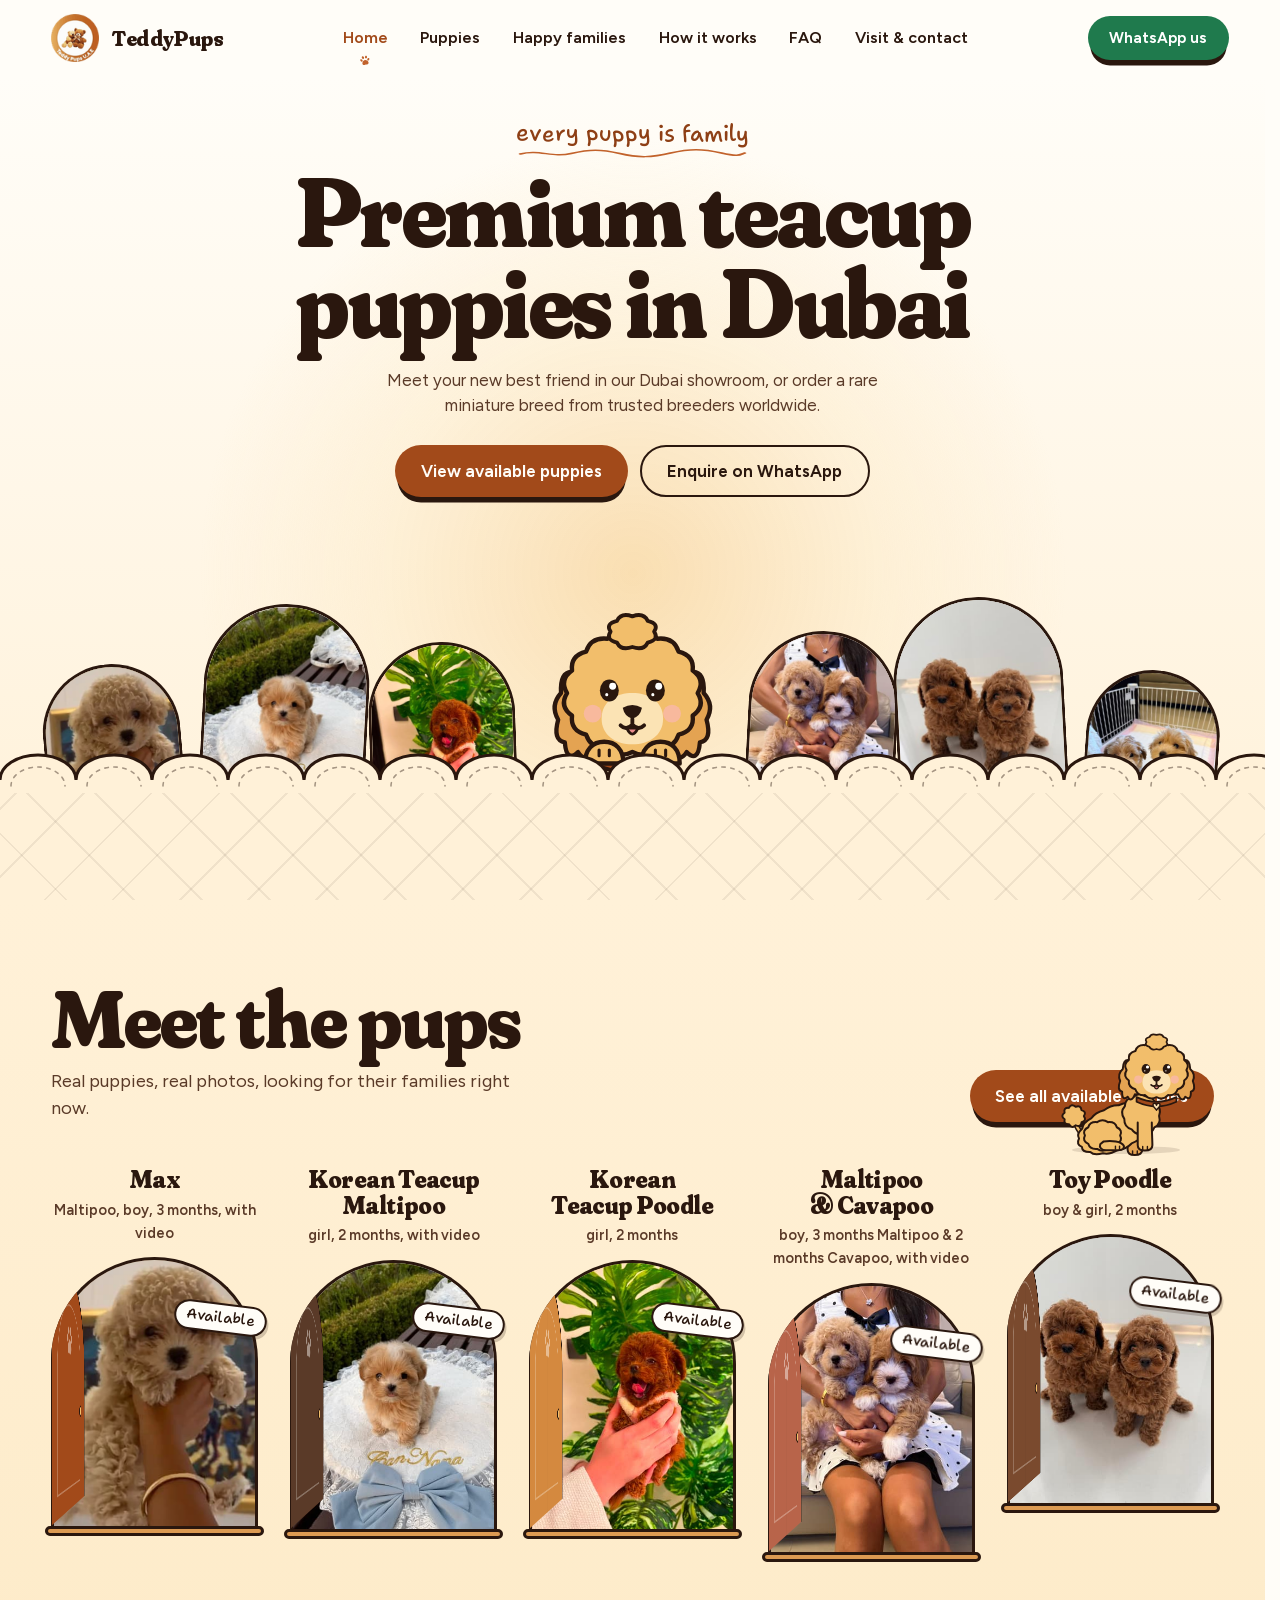
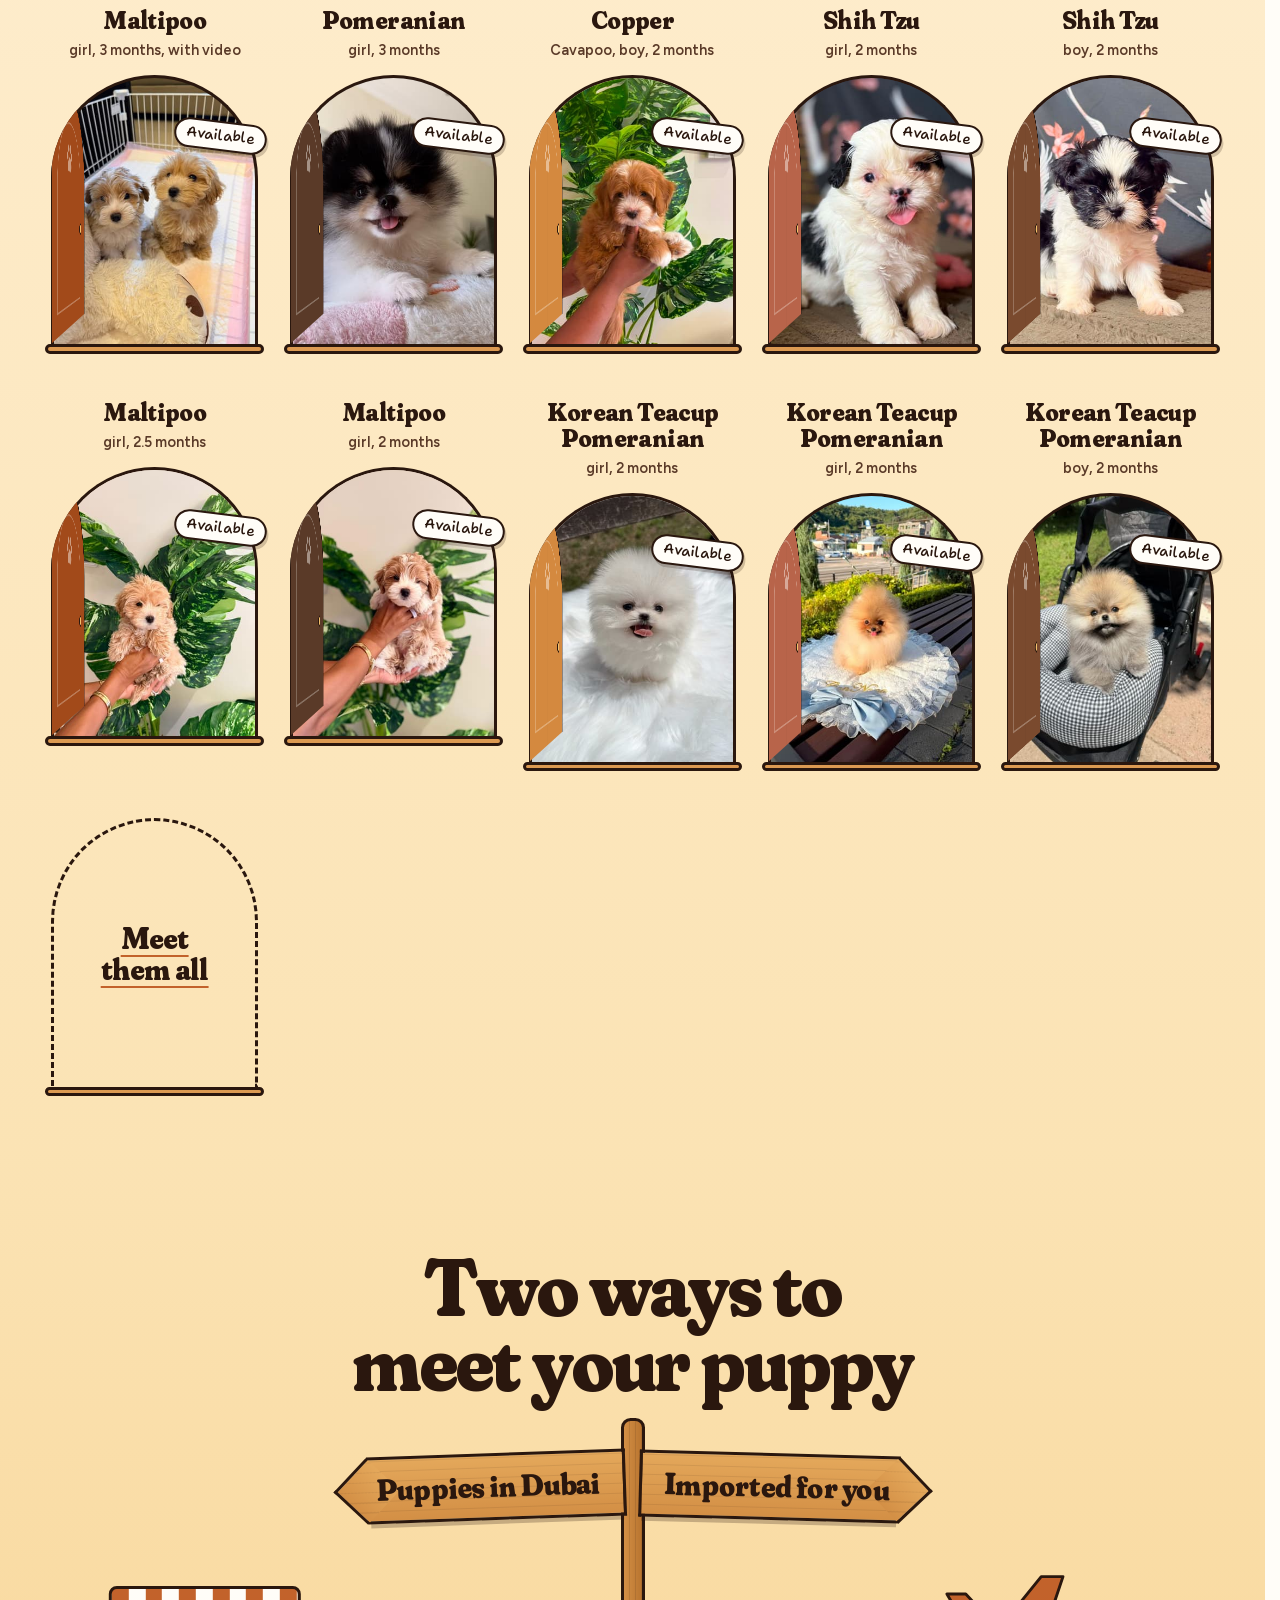
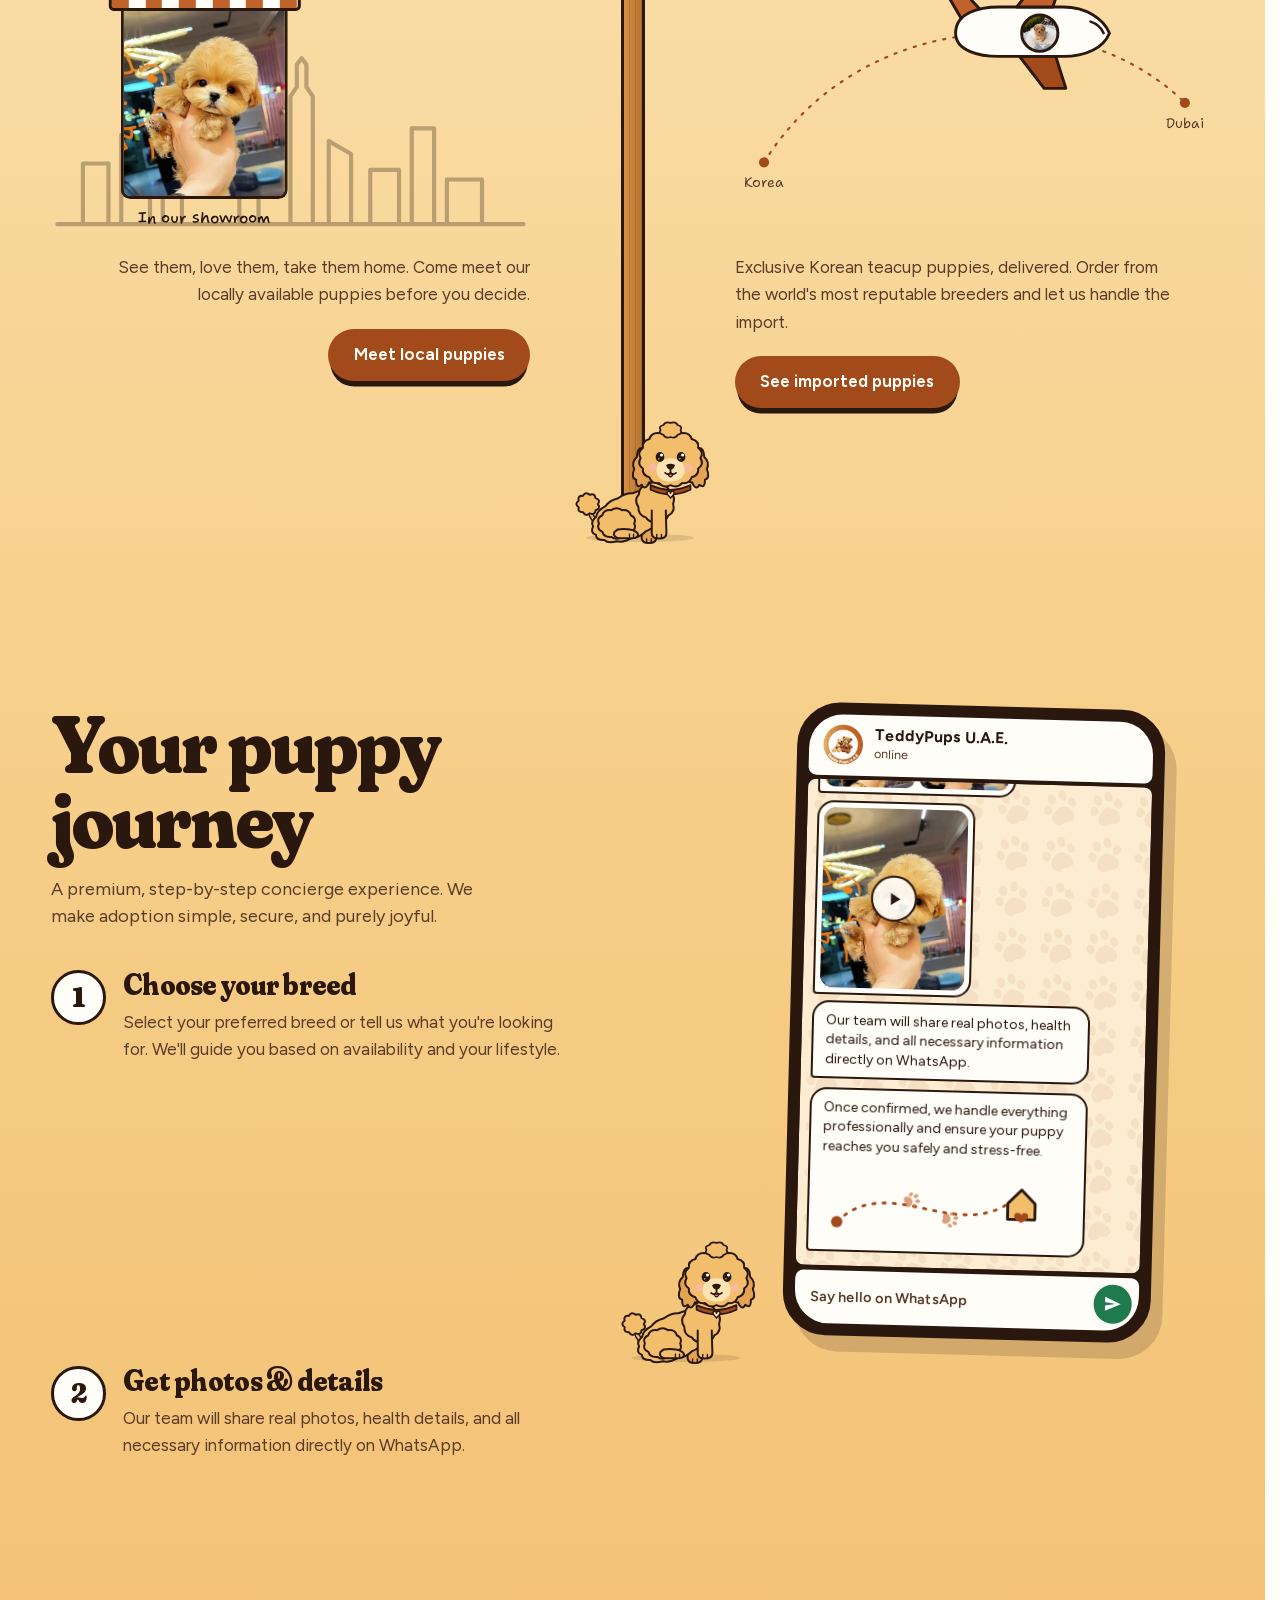
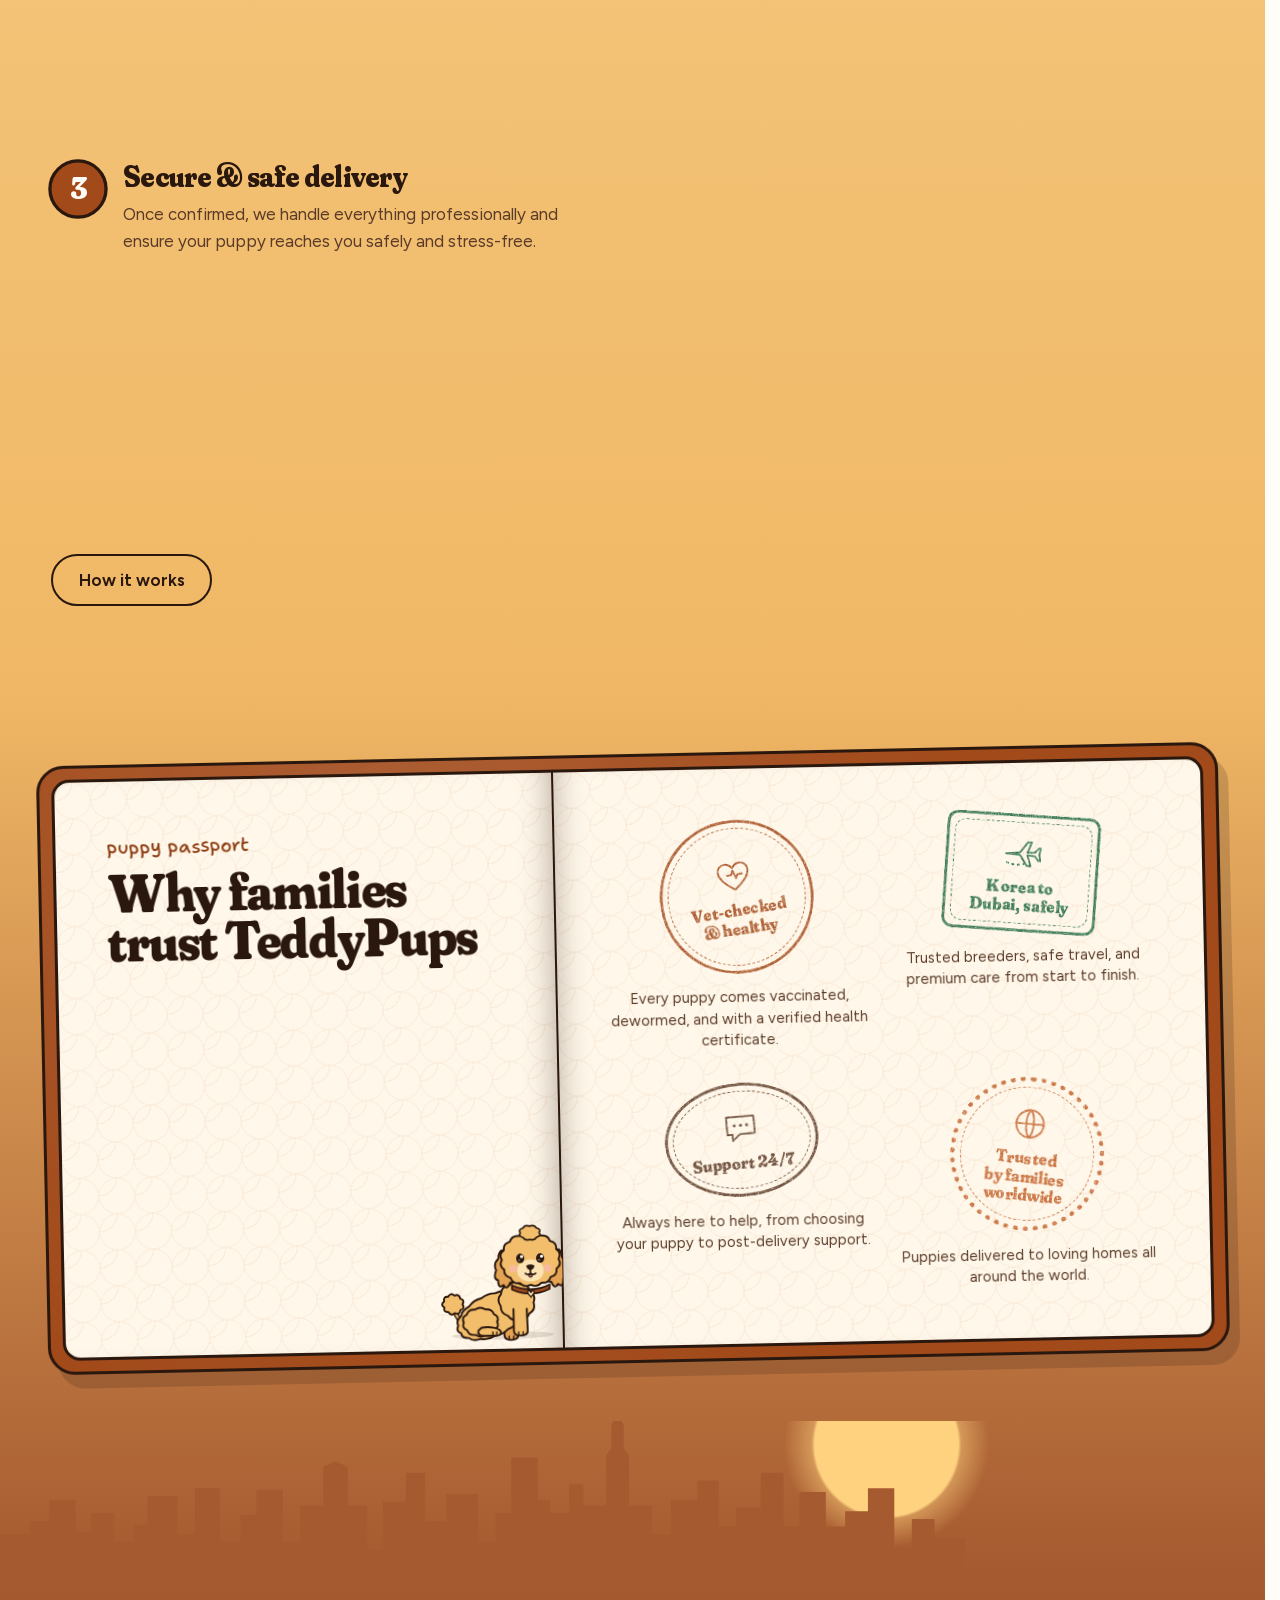
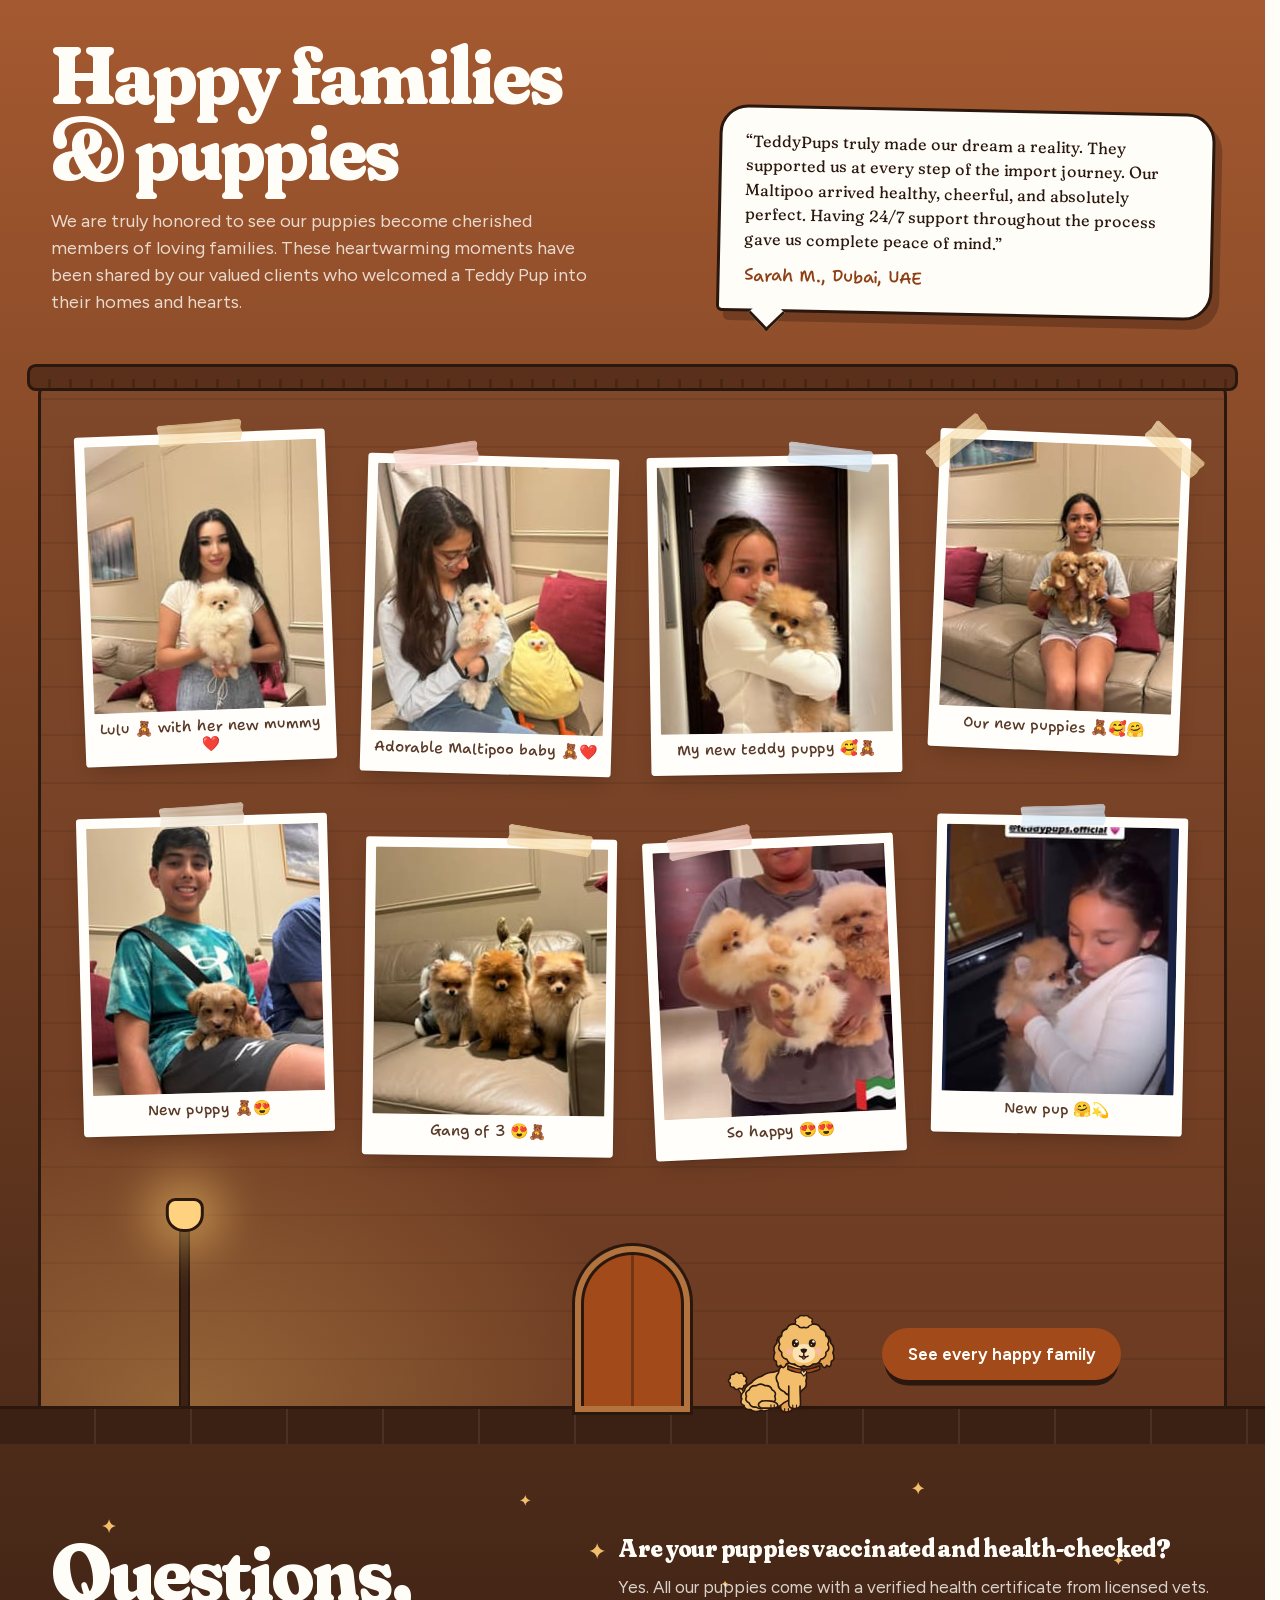
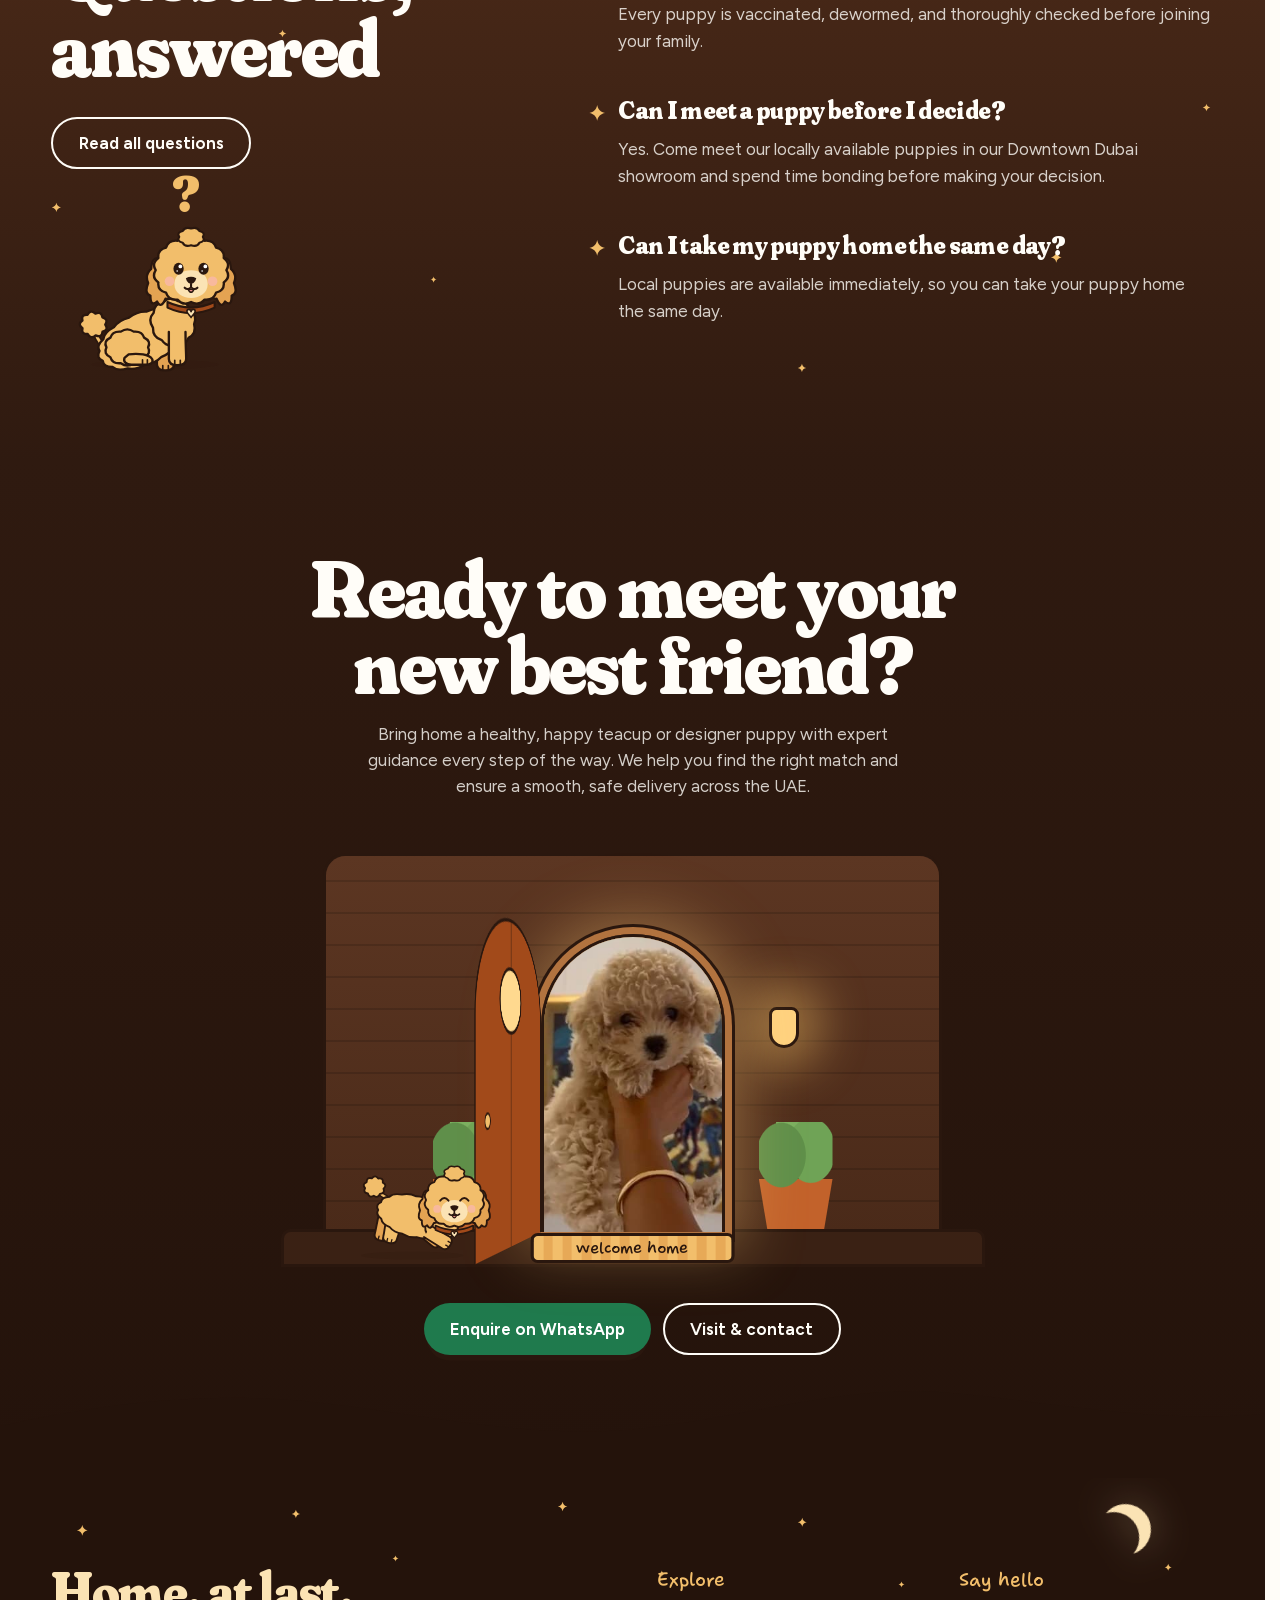
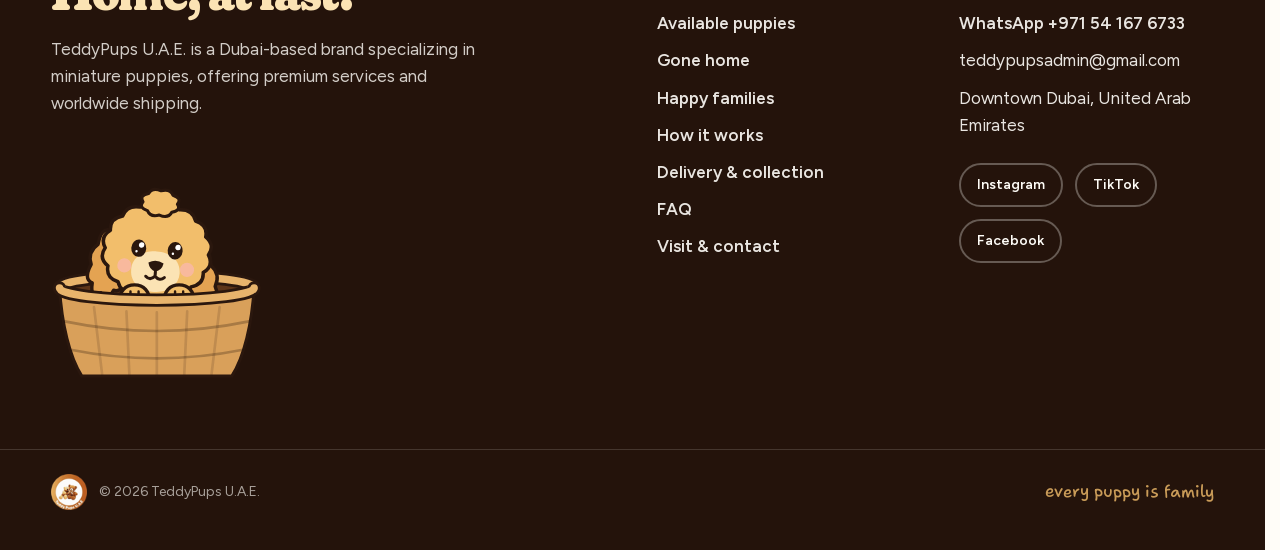
<file: firstpage/index.html>
<!DOCTYPE html><html lang="en" class="Veu4Sq_variable hpvSLW_variable _91XIoq_variable"><head><meta charset="utf-8"><meta name="viewport" content="width=device-width, initial-scale=1, viewport-fit=cover"><link rel="preload" as="image" imagesrcset="images/image_2.png 1x, images/image.png 2x"><link rel="preload" as="image" imagesrcset="images/image_30.jpg 32w, images/image_29.jpg 48w, images/image_31.jpg 64w, images/image_27.jpg 96w, images/image_28.jpg 128w, images/image_32.jpg 256w, images/image_34.jpg 384w, images/image_33.jpg 640w, images/image_38.jpg 750w, images/image_35.jpg 828w, images/image_36.jpg 1080w, images/image_37.jpg 1200w, images/image_39.jpg 1920w, images/image_40.jpg 2048w, images/image.jpg 3840w" imagesizes="11rem" fetchpriority="high"><link rel="preload" as="image" imagesrcset="images/image_41.jpg 32w, images/image_42.jpg 48w, images/image_43.jpg 64w, images/image_44.jpg 96w, images/image_45.jpg 128w, images/image_46.jpg 256w, images/image_47.jpg 384w, images/image_48.jpg 640w, images/image_49.jpg 750w, images/image_50.jpg 828w, images/image_51.jpg 1080w, images/image_53.jpg 1200w, images/image_52.jpg 1920w, images/image_57.jpg 2048w, images/image_6.jpg 3840w" imagesizes="11rem" fetchpriority="high"><link rel="preload" as="image" imagesrcset="images/image_56.jpg 32w, images/image_55.jpg 48w, images/image_54.jpg 64w, images/image_58.jpg 96w, images/image_59.jpg 128w, images/image_60.jpg 256w, images/image_61.jpg 384w, images/image_62.jpg 640w, images/image_63.jpg 750w, images/image_64.jpg 828w, images/image_65.jpg 1080w, images/image_66.jpg 1200w, images/image_70.jpg 1920w, images/image_71.jpg 2048w, images/image_5.jpg 3840w" imagesizes="11rem"><link rel="preload" as="image" imagesrcset="images/image_67.jpg 32w, images/image_68.jpg 48w, images/image_69.jpg 64w, images/image_72.jpg 96w, images/image_73.jpg 128w, images/image_75.jpg 256w, images/image_74.jpg 384w, images/image_77.jpg 640w, images/image_76.jpg 750w, images/image_78.jpg 828w, images/image_79.jpg 1080w, images/image_80.jpg 1200w, images/image_81.jpg 1920w, images/image_82.jpg 2048w, images/image_4.jpg 3840w" imagesizes="11rem"><link rel="preload" as="image" imagesrcset="images/image_83.jpg 32w, images/image_85.jpg 48w, images/image_84.jpg 64w, images/image_86.jpg 96w, images/image_88.jpg 128w, images/image_87.jpg 256w, images/image_89.jpg 384w, images/image_90.jpg 640w, images/image_91.jpg 750w, images/image_92.jpg 828w, images/image_94.jpg 1080w, images/image_93.jpg 1200w, images/image_95.jpg 1920w, images/image_96.jpg 2048w, images/image_1.jpg 3840w" imagesizes="11rem"><link rel="preload" as="image" imagesrcset="images/image_97.jpg 32w, images/image_98.jpg 48w, images/image_99.jpg 64w, images/image_100.jpg 96w, images/image_101.jpg 128w, images/image_102.jpg 256w, images/image_103.jpg 384w, images/image_104.jpg 640w, images/image_105.jpg 750w, images/image_106.jpg 828w, images/image_107.jpg 1080w, images/image_108.jpg 1200w, images/image_109.jpg 1920w, images/image_110.jpg 2048w, images/image_2.jpg 3840w" imagesizes="11rem"><link rel="preload" as="image" imagesrcset="images/image_111.jpg 32w, images/image_112.jpg 48w, images/image_113.jpg 64w, images/image_114.jpg 96w, images/image_115.jpg 128w, images/image_116.jpg 256w, images/image_117.jpg 384w, images/image_118.jpg 640w, images/image_119.jpg 750w, images/image_120.jpg 828w, images/image_121.jpg 1080w, images/image_123.jpg 1200w, images/image_122.jpg 1920w, images/image_124.jpg 2048w, images/image_3.jpg 3840w" imagesizes="11rem"><link rel="stylesheet" href="css/2gh-2btcjgkih.css" data-precedence="next"><link rel="stylesheet" href="css/10jf32vdx50lp.css" data-precedence="next"><link rel="preload" as="script" fetchpriority="low" href="js/1jb_fwgazaoni.js"><script src="js/3oou8raeyuv9d.js" async=""></script><script src="js/3umdxiosfhr4i.js" async=""></script><script src="js/2pig6dvmm0b07.js" async=""></script><script src="js/13ebhwe8d-mme.js" async=""></script><script src="js/turbopack-2c3mg3r-05n1w.js" async=""></script><script src="js/2-rfe7f68bjl5.js" async=""></script><script src="js/1llon2cx5n3pm.js" async=""></script><script src="js/3n_i7_kd-icfu.js" async=""></script><script src="js/31atla-pvue69.js" async=""></script><script src="js/14uqkrigpurrq.js" async=""></script><script src="js/177ya708_1zuj.js" async=""></script><script src="js/04u0_mknmf3rz.js" async=""></script><script src="js/3gnj9-_12x8lt.js" async=""></script><script src="js/1wa3jfz4v5w2v.js" async=""></script><script src="js/1zehnmtvp861v.js" async=""></script><script src="js/0-as3adn0ic8o.js" async=""></script><meta name="theme-color" content="#fffdf8"><meta name="next-size-adjust" content=""><title>TeddyPups U.A.E. — Premium teacup puppies in Dubai</title><meta name="description" content="Teddy bear and teacup puppies in Dubai. Meet local puppies in our Downtown Dubai showroom or bring home a rare breed imported from trusted breeders."><meta name="application-name" content="TeddyPups U.A.E."><link rel="canonical" href="https://puppy.instabizweb.com"><meta property="og:title" content="TeddyPups U.A.E. — Premium teacup puppies in Dubai"><meta property="og:description" content="Teddy bear and teacup puppies in Dubai. Meet local puppies in our Downtown Dubai showroom or bring home a rare breed imported from trusted breeders."><meta property="og:image" content="images/logo.png"><meta name="twitter:card" content="summary_large_image"><meta name="twitter:title" content="TeddyPups U.A.E. — Premium teacup puppies in Dubai"><meta name="twitter:description" content="Teddy bear and teacup puppies in Dubai. Meet local puppies in our Downtown Dubai showroom or bring home a rare breed imported from trusted breeders."><meta name="twitter:image" content="images/logo.png"><link rel="icon" href="images/icon.png" sizes="512x512" type="image/png"><link rel="apple-touch-icon" href="images/apple-icon.png" sizes="180x180" type="image/png"><script src="js/0cz1d0mv5g_q7.js" nomodule=""></script></head><body><div hidden=""><!--$--><!--/$--></div><!--&--><div class="tp-curtain" data-state="intro" aria-hidden="true"><div class="tp-curtain__blanket"><svg class="tp-curtain__edge tp-curtain__edge--top" width="100%" height="40" preserveAspectRatio="none"><defs><pattern id="tp-curtain-scallop" width="76" height="40" patternUnits="userSpaceOnUse"><path d="M0 40V27A38 25 0 0 1 76 27V40Z" fill="#fbe3b4"></path><path d="M0 27A38 25 0 0 1 76 27" fill="none" stroke="#2a170e" stroke-width="3"></path><path d="M11 33A27 19 0 0 1 65 33" fill="none" stroke="#2a170e" stroke-width="1.6" stroke-dasharray="3.5 5.5" stroke-linecap="round" opacity=".42"></path></pattern></defs><rect width="100%" height="40" fill="url(#tp-curtain-scallop)"></rect></svg><div class="tp-curtain__stage"><div class="tp-curtain__prints"><svg viewBox="0 0 64 64" class="tp-curtain__print" style="left:18%;top:6px;rotate:14deg;animation-delay:0.16s"><path d="M32 30.5c-7.6 0-15.6 8.3-15.6 15.5 0 5.4 4.2 8.3 9.2 8.3 2.6 0 4.5-1.1 6.4-1.1s3.8 1.1 6.4 1.1c5 0 9.2-2.9 9.2-8.3 0-7.2-8-15.5-15.6-15.5zM19.28 26.71C21.07 30.08 20.42 33.92 17.84 35.29C15.25 36.67 11.71 35.05 9.92 31.69C8.13 28.32 8.78 24.48 11.36 23.11C13.95 21.73 17.49 23.35 19.28 26.71ZM29.62 15.64C30.32 19.62 28.46 23.26 25.47 23.79C22.48 24.32 19.48 21.53 18.78 17.56C18.08 13.58 19.94 9.94 22.93 9.41C25.92 8.88 28.92 11.67 29.62 15.64ZM45.22 17.56C44.52 21.53 41.52 24.32 38.53 23.79C35.54 23.26 33.68 19.62 34.38 15.64C35.08 11.67 38.08 8.88 41.07 9.41C44.06 9.94 45.92 13.58 45.22 17.56ZM54.08 31.69C52.29 35.05 48.75 36.67 46.16 35.29C43.58 33.92 42.93 30.08 44.72 26.71C46.51 23.35 50.05 21.73 52.64 23.11C55.22 24.48 55.87 28.32 54.08 31.69Z"></path></svg><svg viewBox="0 0 64 64" class="tp-curtain__print" style="left:27%;top:-4px;rotate:6deg;animation-delay:0.28s"><path d="M32 30.5c-7.6 0-15.6 8.3-15.6 15.5 0 5.4 4.2 8.3 9.2 8.3 2.6 0 4.5-1.1 6.4-1.1s3.8 1.1 6.4 1.1c5 0 9.2-2.9 9.2-8.3 0-7.2-8-15.5-15.6-15.5zM19.28 26.71C21.07 30.08 20.42 33.92 17.84 35.29C15.25 36.67 11.71 35.05 9.92 31.69C8.13 28.32 8.78 24.48 11.36 23.11C13.95 21.73 17.49 23.35 19.28 26.71ZM29.62 15.64C30.32 19.62 28.46 23.26 25.47 23.79C22.48 24.32 19.48 21.53 18.78 17.56C18.08 13.58 19.94 9.94 22.93 9.41C25.92 8.88 28.92 11.67 29.62 15.64ZM45.22 17.56C44.52 21.53 41.52 24.32 38.53 23.79C35.54 23.26 33.68 19.62 34.38 15.64C35.08 11.67 38.08 8.88 41.07 9.41C44.06 9.94 45.92 13.58 45.22 17.56ZM54.08 31.69C52.29 35.05 48.75 36.67 46.16 35.29C43.58 33.92 42.93 30.08 44.72 26.71C46.51 23.35 50.05 21.73 52.64 23.11C55.22 24.48 55.87 28.32 54.08 31.69Z"></path></svg><svg viewBox="0 0 64 64" class="tp-curtain__print" style="left:36%;top:7px;rotate:18deg;animation-delay:0.4s"><path d="M32 30.5c-7.6 0-15.6 8.3-15.6 15.5 0 5.4 4.2 8.3 9.2 8.3 2.6 0 4.5-1.1 6.4-1.1s3.8 1.1 6.4 1.1c5 0 9.2-2.9 9.2-8.3 0-7.2-8-15.5-15.6-15.5zM19.28 26.71C21.07 30.08 20.42 33.92 17.84 35.29C15.25 36.67 11.71 35.05 9.92 31.69C8.13 28.32 8.78 24.48 11.36 23.11C13.95 21.73 17.49 23.35 19.28 26.71ZM29.62 15.64C30.32 19.62 28.46 23.26 25.47 23.79C22.48 24.32 19.48 21.53 18.78 17.56C18.08 13.58 19.94 9.94 22.93 9.41C25.92 8.88 28.92 11.67 29.62 15.64ZM45.22 17.56C44.52 21.53 41.52 24.32 38.53 23.79C35.54 23.26 33.68 19.62 34.38 15.64C35.08 11.67 38.08 8.88 41.07 9.41C44.06 9.94 45.92 13.58 45.22 17.56ZM54.08 31.69C52.29 35.05 48.75 36.67 46.16 35.29C43.58 33.92 42.93 30.08 44.72 26.71C46.51 23.35 50.05 21.73 52.64 23.11C55.22 24.48 55.87 28.32 54.08 31.69Z"></path></svg><svg viewBox="0 0 64 64" class="tp-curtain__print" style="left:45%;top:-3px;rotate:4deg;animation-delay:0.52s"><path d="M32 30.5c-7.6 0-15.6 8.3-15.6 15.5 0 5.4 4.2 8.3 9.2 8.3 2.6 0 4.5-1.1 6.4-1.1s3.8 1.1 6.4 1.1c5 0 9.2-2.9 9.2-8.3 0-7.2-8-15.5-15.6-15.5zM19.28 26.71C21.07 30.08 20.42 33.92 17.84 35.29C15.25 36.67 11.71 35.05 9.92 31.69C8.13 28.32 8.78 24.48 11.36 23.11C13.95 21.73 17.49 23.35 19.28 26.71ZM29.62 15.64C30.32 19.62 28.46 23.26 25.47 23.79C22.48 24.32 19.48 21.53 18.78 17.56C18.08 13.58 19.94 9.94 22.93 9.41C25.92 8.88 28.92 11.67 29.62 15.64ZM45.22 17.56C44.52 21.53 41.52 24.32 38.53 23.79C35.54 23.26 33.68 19.62 34.38 15.64C35.08 11.67 38.08 8.88 41.07 9.41C44.06 9.94 45.92 13.58 45.22 17.56ZM54.08 31.69C52.29 35.05 48.75 36.67 46.16 35.29C43.58 33.92 42.93 30.08 44.72 26.71C46.51 23.35 50.05 21.73 52.64 23.11C55.22 24.48 55.87 28.32 54.08 31.69Z"></path></svg><svg viewBox="0 0 64 64" class="tp-curtain__print" style="left:54%;top:6px;rotate:16deg;animation-delay:0.64s"><path d="M32 30.5c-7.6 0-15.6 8.3-15.6 15.5 0 5.4 4.2 8.3 9.2 8.3 2.6 0 4.5-1.1 6.4-1.1s3.8 1.1 6.4 1.1c5 0 9.2-2.9 9.2-8.3 0-7.2-8-15.5-15.6-15.5zM19.28 26.71C21.07 30.08 20.42 33.92 17.84 35.29C15.25 36.67 11.71 35.05 9.92 31.69C8.13 28.32 8.78 24.48 11.36 23.11C13.95 21.73 17.49 23.35 19.28 26.71ZM29.62 15.64C30.32 19.62 28.46 23.26 25.47 23.79C22.48 24.32 19.48 21.53 18.78 17.56C18.08 13.58 19.94 9.94 22.93 9.41C25.92 8.88 28.92 11.67 29.62 15.64ZM45.22 17.56C44.52 21.53 41.52 24.32 38.53 23.79C35.54 23.26 33.68 19.62 34.38 15.64C35.08 11.67 38.08 8.88 41.07 9.41C44.06 9.94 45.92 13.58 45.22 17.56ZM54.08 31.69C52.29 35.05 48.75 36.67 46.16 35.29C43.58 33.92 42.93 30.08 44.72 26.71C46.51 23.35 50.05 21.73 52.64 23.11C55.22 24.48 55.87 28.32 54.08 31.69Z"></path></svg></div><div class="tp-curtain__runner"><svg viewBox="0 0 300 240" class="tp-runner " aria-hidden="true" focusable="false" style="overflow:visible"><ellipse cx="150" cy="230" rx="86" ry="7" fill="#2a170e" opacity="0.12" class="tp-runner__shadow"></ellipse><g class="tp-runner__body"><g class="tp-runner__leg tp-runner__leg--bf" style="transform-origin:94px 192px"><g transform="translate(94 192)"><path d="M-14 -14 C-14 4 -12 18 -12 27 C-12 34 -7 36 0 36 C9 36 13 33 13 27 C13 18 14 4 14 -14Z" fill="#e4a352"></path><path d="M-14 -14 C-14 4 -12 18 -12 27 C-12 34 -7 36 0 36 C9 36 13 33 13 27 C13 18 14 4 14 -14" stroke="#2a170e" stroke-width="3.4" stroke-linejoin="round" stroke-linecap="round" fill="none"></path><path d="M-3.5 29 v5 M4.5 29 v5" stroke="#2a170e" stroke-width="2.4" stroke-linejoin="round" stroke-linecap="round" fill="none"></path></g></g><g class="tp-runner__leg tp-runner__leg--ff" style="transform-origin:168px 192px"><g transform="translate(168 192)"><path d="M-11 -14 C-11 4 -12 18 -12 27 C-12 34 -7 36 0 36 C9 36 13 33 13 27 C13 18 11 4 11 -14Z" fill="#e4a352"></path><path d="M-11 -14 C-11 4 -12 18 -12 27 C-12 34 -7 36 0 36 C9 36 13 33 13 27 C13 18 11 4 11 -14" stroke="#2a170e" stroke-width="3.4" stroke-linejoin="round" stroke-linecap="round" fill="none"></path><path d="M-3.5 29 v5 M4.5 29 v5" stroke="#2a170e" stroke-width="2.4" stroke-linejoin="round" stroke-linecap="round" fill="none"></path></g></g><g class="tp-runner__tail" style="transform-origin:84px 150px"><path d="M86 152 C80 146 76 140 74 136" stroke="#2a170e" stroke-width="9" stroke-linejoin="round" stroke-linecap="round" fill="none"></path><path d="M86 152 C80 146 76 140 74 136" stroke="#f2be6b" stroke-width="4" fill="none" stroke-linecap="round"></path><path d="M70.0 110.0Q78.1 105.0 80.9 113.7Q90.5 114.8 86.7 123.2Q93.4 129.9 84.7 134.0Q85.2 143.1 75.8 141.0Q70.0 148.3 64.2 141.0Q54.8 143.1 55.3 134.0Q46.6 129.9 53.3 123.2Q49.5 114.8 59.1 113.7Q61.9 105.0 70.0 110.0Z" fill="#f2be6b" stroke="#2a170e" stroke-width="3.4" stroke-linejoin="round" stroke-linecap="round"></path></g><g class="tp-runner__leg tp-runner__leg--bn" style="transform-origin:110px 194px"><g transform="translate(110 194)"><path d="M-15 -14 C-15 4 -12 16 -12 25 C-12 32 -7 34 0 34 C9 34 13 31 13 25 C13 16 15 4 15 -14Z" fill="#f2be6b"></path><path d="M-15 -14 C-15 4 -12 16 -12 25 C-12 32 -7 34 0 34 C9 34 13 31 13 25 C13 16 15 4 15 -14" stroke="#2a170e" stroke-width="3.4" stroke-linejoin="round" stroke-linecap="round" fill="none"></path><path d="M-3.5 27 v5 M4.5 27 v5" stroke="#2a170e" stroke-width="2.4" stroke-linejoin="round" stroke-linecap="round" fill="none"></path></g></g><path d="M76.8 175.6Q69.0 167.9 78.2 160.7Q76.6 151.8 90.3 147.3Q95.2 138.9 110.9 137.9Q121.6 131.3 136.7 134.0Q151.1 130.5 162.9 136.4Q178.7 136.4 185.3 144.5Q199.7 148.2 199.7 157.1Q210.3 163.7 203.9 171.9Q208.7 180.4 197.0 186.3Q195.3 195.2 180.3 198.0Q172.3 205.7 156.6 204.8Q143.7 210.0 130.0 205.6Q114.5 207.4 105.1 200.2Q89.7 198.3 86.3 189.6Q73.6 184.3 76.8 175.6Z" fill="#f2be6b" stroke="#2a170e" stroke-width="3.4" stroke-linejoin="round" stroke-linecap="round"></path><path d="M182.7 196.4Q169.4 196.9 166.6 183.0Q156.1 174.1 162.3 161.5Q159.6 147.6 171.9 142.2Q178.2 129.7 191.0 134.0Q203.3 128.7 210.5 140.8Q223.1 145.2 221.3 159.3Q228.4 171.5 218.5 181.0Q216.6 195.1 203.2 195.7Q193.3 205.1 182.7 196.4Z" fill="#f2be6b" stroke="#2a170e" stroke-width="3.4" stroke-linejoin="round" stroke-linecap="round"></path><g class="tp-runner__leg tp-runner__leg--fn" style="transform-origin:186px 194px"><g transform="translate(186 194)"><path d="M-12 -14 C-12 4 -12 16 -12 25 C-12 32 -7 34 0 34 C9 34 13 31 13 25 C13 16 12 4 12 -14Z" fill="#f2be6b"></path><path d="M-12 -14 C-12 4 -12 16 -12 25 C-12 32 -7 34 0 34 C9 34 13 31 13 25 C13 16 12 4 12 -14" stroke="#2a170e" stroke-width="3.4" stroke-linejoin="round" stroke-linecap="round" fill="none"></path><path d="M-3.5 27 v5 M4.5 27 v5" stroke="#2a170e" stroke-width="2.4" stroke-linejoin="round" stroke-linecap="round" fill="none"></path></g></g><g class="tp-runner__head"><path d="M178 146 Q212 162 246 146 L246 154 Q212 170 178 154 Z" fill="#a24a1a" stroke="#2a170e" stroke-width="3" stroke-linejoin="round" stroke-linecap="round"></path><path d="M212 160 C212 156 206 155 206 159.4 C206 163 212 166.6 212 168.4 C212 166.6 218 163 218 159.4 C218 155 212 156 212 160 Z" fill="#fbe3b4" stroke="#2a170e" stroke-width="2.4" stroke-linejoin="round" stroke-linecap="round"></path><path d="M177.1 78.7Q186.9 70.8 186.6 87.4Q196.0 89.9 189.9 105.5Q195.2 117.3 185.5 126.0Q184.7 142.8 175.2 141.2Q168.7 156.5 162.9 145.3Q153.1 153.2 153.4 136.6Q144.0 134.1 150.1 118.5Q144.8 106.7 154.5 98.0Q155.3 81.2 164.8 82.8Q171.3 67.5 177.1 78.7Z" fill="#e4a352" stroke="#2a170e" stroke-width="3.4" stroke-linejoin="round" stroke-linecap="round" class="tp-runner__ear" style="transform-origin:174px 82px"></path><path d="M246.9 78.7Q252.7 67.5 259.2 82.8Q268.7 81.2 269.5 98.0Q279.2 106.7 273.9 118.5Q280.0 134.1 270.6 136.6Q270.9 153.2 261.1 145.3Q255.3 156.5 248.8 141.2Q239.3 142.8 238.5 126.0Q228.8 117.3 234.1 105.5Q228.0 89.9 237.4 87.4Q237.1 70.8 246.9 78.7Z" fill="#e4a352" stroke="#2a170e" stroke-width="3.4" stroke-linejoin="round" stroke-linecap="round" class="tp-runner__ear tp-runner__ear--r" style="transform-origin:250px 82px"></path><path d="M212.0 54.0Q223.4 48.2 231.5 57.5Q244.5 56.1 248.1 67.5Q260.7 70.7 259.1 82.4Q269.4 89.7 263.0 100.0Q269.4 110.3 259.1 117.6Q260.7 129.3 248.1 132.5Q244.5 143.9 231.5 142.5Q223.4 151.8 212.0 146.0Q200.6 151.8 192.5 142.5Q179.5 143.9 175.9 132.5Q163.3 129.3 164.9 117.6Q154.6 110.3 161.0 100.0Q154.6 89.7 164.9 82.4Q163.3 70.7 175.9 67.5Q179.5 56.1 192.5 57.5Q200.6 48.2 212.0 54.0Z" fill="#f2be6b" stroke="#2a170e" stroke-width="3.4" stroke-linejoin="round" stroke-linecap="round"></path><path d="M195.0 52.0Q190.7 45.8 200.0 43.5Q203.2 36.9 212.0 40.0Q220.8 36.9 224.0 43.5Q233.3 45.8 229.0 52.0Q233.3 58.2 224.0 60.5Q220.8 67.1 212.0 64.0Q203.2 67.1 200.0 60.5Q190.7 58.2 195.0 52.0Z" fill="#f2be6b" stroke="#2a170e" stroke-width="3" stroke-linejoin="round" stroke-linecap="round"></path><path d="M188 120 C188 106 200 100 212 100 C224 100 236 106 236 120 C236 133 225 140 212 140 C199 140 188 133 188 120 Z" fill="#fbe3b4"></path><circle cx="181" cy="116" r="7" fill="#f9b9a6" opacity="0.85"></circle><circle cx="243" cy="116" r="7" fill="#f9b9a6" opacity="0.85"></circle><path d="M186.5 101 Q194 91.5 201.5 101 M222.5 101 Q230 91.5 237.5 101" stroke="#2a170e" stroke-width="3.4" stroke-linejoin="round" stroke-linecap="round" fill="none"></path><path d="M204.5 111.5 Q212 107.2 219.5 111.5 Q218.2 118.4 212 120 Q205.8 118.4 204.5 111.5 Z" fill="#2a170e"></path><path d="M212 120 V124.5 M212 124.5 Q207.2 129.6 202.8 125.2 M212 124.5 Q216.8 129.6 221.2 125.2" stroke="#2a170e" stroke-width="3" stroke-linejoin="round" stroke-linecap="round" fill="none"></path><path d="M207.6 127.4 Q212 136.6 216.4 127.4 Z" fill="#e98c8c" stroke="#2a170e" stroke-width="2.2" stroke-linejoin="round"></path></g></g></svg></div><p class="tp-curtain__note font-scrawl">every puppy is family</p></div><svg class="tp-curtain__edge tp-curtain__edge--bottom" width="100%" height="40" preserveAspectRatio="none"><rect width="100%" height="40" fill="url(#tp-curtain-scallop)"></rect></svg></div></div><a href="#main" class="sr-only-focusable fixed left-4 top-4 z-[100] rounded-full bg-cocoa px-5 py-3 font-semibold text-milk">Skip to content</a><header id="site-header" data-scrolled="false" data-hidden="false" data-home="true" class="tp-header fixed inset-x-0 top-0 z-50"><div class="tp-header__bar gutter"><a class="tp-header__brand" aria-label="TeddyPups U.A.E. — home" href="/"><img alt="" width="56" height="56" decoding="async" data-nimg="1" class="tp-header__logo" style="color:transparent" srcset="images/image_2.png 1x, images/image.png 2x" src="images/image.png"><span class="font-plush tp-header__name">TeddyPups</span></a><nav aria-label="Main" class="tp-header__nav"><ul><li><a aria-current="page" data-active="true" class="tp-nav-link" href="/"><span>Home</span><svg viewBox="0 0 64 64" class="tp-nav-link__paw" aria-hidden="true" fill="currentColor"><path d="M32 30.5c-7.6 0-15.6 8.3-15.6 15.5 0 5.4 4.2 8.3 9.2 8.3 2.6 0 4.5-1.1 6.4-1.1s3.8 1.1 6.4 1.1c5 0 9.2-2.9 9.2-8.3 0-7.2-8-15.5-15.6-15.5zM19.28 26.71C21.07 30.08 20.42 33.92 17.84 35.29C15.25 36.67 11.71 35.05 9.92 31.69C8.13 28.32 8.78 24.48 11.36 23.11C13.95 21.73 17.49 23.35 19.28 26.71ZM29.62 15.64C30.32 19.62 28.46 23.26 25.47 23.79C22.48 24.32 19.48 21.53 18.78 17.56C18.08 13.58 19.94 9.94 22.93 9.41C25.92 8.88 28.92 11.67 29.62 15.64ZM45.22 17.56C44.52 21.53 41.52 24.32 38.53 23.79C35.54 23.26 33.68 19.62 34.38 15.64C35.08 11.67 38.08 8.88 41.07 9.41C44.06 9.94 45.92 13.58 45.22 17.56ZM54.08 31.69C52.29 35.05 48.75 36.67 46.16 35.29C43.58 33.92 42.93 30.08 44.72 26.71C46.51 23.35 50.05 21.73 52.64 23.11C55.22 24.48 55.87 28.32 54.08 31.69Z"></path></svg></a></li><li><a data-active="false" class="tp-nav-link" href="/puppies"><span>Puppies</span><svg viewBox="0 0 64 64" class="tp-nav-link__paw" aria-hidden="true" fill="currentColor"><path d="M32 30.5c-7.6 0-15.6 8.3-15.6 15.5 0 5.4 4.2 8.3 9.2 8.3 2.6 0 4.5-1.1 6.4-1.1s3.8 1.1 6.4 1.1c5 0 9.2-2.9 9.2-8.3 0-7.2-8-15.5-15.6-15.5zM19.28 26.71C21.07 30.08 20.42 33.92 17.84 35.29C15.25 36.67 11.71 35.05 9.92 31.69C8.13 28.32 8.78 24.48 11.36 23.11C13.95 21.73 17.49 23.35 19.28 26.71ZM29.62 15.64C30.32 19.62 28.46 23.26 25.47 23.79C22.48 24.32 19.48 21.53 18.78 17.56C18.08 13.58 19.94 9.94 22.93 9.41C25.92 8.88 28.92 11.67 29.62 15.64ZM45.22 17.56C44.52 21.53 41.52 24.32 38.53 23.79C35.54 23.26 33.68 19.62 34.38 15.64C35.08 11.67 38.08 8.88 41.07 9.41C44.06 9.94 45.92 13.58 45.22 17.56ZM54.08 31.69C52.29 35.05 48.75 36.67 46.16 35.29C43.58 33.92 42.93 30.08 44.72 26.71C46.51 23.35 50.05 21.73 52.64 23.11C55.22 24.48 55.87 28.32 54.08 31.69Z"></path></svg></a></li><li><a data-active="false" class="tp-nav-link" href="/happy-families"><span>Happy families</span><svg viewBox="0 0 64 64" class="tp-nav-link__paw" aria-hidden="true" fill="currentColor"><path d="M32 30.5c-7.6 0-15.6 8.3-15.6 15.5 0 5.4 4.2 8.3 9.2 8.3 2.6 0 4.5-1.1 6.4-1.1s3.8 1.1 6.4 1.1c5 0 9.2-2.9 9.2-8.3 0-7.2-8-15.5-15.6-15.5zM19.28 26.71C21.07 30.08 20.42 33.92 17.84 35.29C15.25 36.67 11.71 35.05 9.92 31.69C8.13 28.32 8.78 24.48 11.36 23.11C13.95 21.73 17.49 23.35 19.28 26.71ZM29.62 15.64C30.32 19.62 28.46 23.26 25.47 23.79C22.48 24.32 19.48 21.53 18.78 17.56C18.08 13.58 19.94 9.94 22.93 9.41C25.92 8.88 28.92 11.67 29.62 15.64ZM45.22 17.56C44.52 21.53 41.52 24.32 38.53 23.79C35.54 23.26 33.68 19.62 34.38 15.64C35.08 11.67 38.08 8.88 41.07 9.41C44.06 9.94 45.92 13.58 45.22 17.56ZM54.08 31.69C52.29 35.05 48.75 36.67 46.16 35.29C43.58 33.92 42.93 30.08 44.72 26.71C46.51 23.35 50.05 21.73 52.64 23.11C55.22 24.48 55.87 28.32 54.08 31.69Z"></path></svg></a></li><li><a data-active="false" class="tp-nav-link" href="/how-it-works"><span>How it works</span><svg viewBox="0 0 64 64" class="tp-nav-link__paw" aria-hidden="true" fill="currentColor"><path d="M32 30.5c-7.6 0-15.6 8.3-15.6 15.5 0 5.4 4.2 8.3 9.2 8.3 2.6 0 4.5-1.1 6.4-1.1s3.8 1.1 6.4 1.1c5 0 9.2-2.9 9.2-8.3 0-7.2-8-15.5-15.6-15.5zM19.28 26.71C21.07 30.08 20.42 33.92 17.84 35.29C15.25 36.67 11.71 35.05 9.92 31.69C8.13 28.32 8.78 24.48 11.36 23.11C13.95 21.73 17.49 23.35 19.28 26.71ZM29.62 15.64C30.32 19.62 28.46 23.26 25.47 23.79C22.48 24.32 19.48 21.53 18.78 17.56C18.08 13.58 19.94 9.94 22.93 9.41C25.92 8.88 28.92 11.67 29.62 15.64ZM45.22 17.56C44.52 21.53 41.52 24.32 38.53 23.79C35.54 23.26 33.68 19.62 34.38 15.64C35.08 11.67 38.08 8.88 41.07 9.41C44.06 9.94 45.92 13.58 45.22 17.56ZM54.08 31.69C52.29 35.05 48.75 36.67 46.16 35.29C43.58 33.92 42.93 30.08 44.72 26.71C46.51 23.35 50.05 21.73 52.64 23.11C55.22 24.48 55.87 28.32 54.08 31.69Z"></path></svg></a></li><li><a data-active="false" class="tp-nav-link" href="/faq"><span>FAQ</span><svg viewBox="0 0 64 64" class="tp-nav-link__paw" aria-hidden="true" fill="currentColor"><path d="M32 30.5c-7.6 0-15.6 8.3-15.6 15.5 0 5.4 4.2 8.3 9.2 8.3 2.6 0 4.5-1.1 6.4-1.1s3.8 1.1 6.4 1.1c5 0 9.2-2.9 9.2-8.3 0-7.2-8-15.5-15.6-15.5zM19.28 26.71C21.07 30.08 20.42 33.92 17.84 35.29C15.25 36.67 11.71 35.05 9.92 31.69C8.13 28.32 8.78 24.48 11.36 23.11C13.95 21.73 17.49 23.35 19.28 26.71ZM29.62 15.64C30.32 19.62 28.46 23.26 25.47 23.79C22.48 24.32 19.48 21.53 18.78 17.56C18.08 13.58 19.94 9.94 22.93 9.41C25.92 8.88 28.92 11.67 29.62 15.64ZM45.22 17.56C44.52 21.53 41.52 24.32 38.53 23.79C35.54 23.26 33.68 19.62 34.38 15.64C35.08 11.67 38.08 8.88 41.07 9.41C44.06 9.94 45.92 13.58 45.22 17.56ZM54.08 31.69C52.29 35.05 48.75 36.67 46.16 35.29C43.58 33.92 42.93 30.08 44.72 26.71C46.51 23.35 50.05 21.73 52.64 23.11C55.22 24.48 55.87 28.32 54.08 31.69Z"></path></svg></a></li><li><a data-active="false" class="tp-nav-link" href="/contact"><span>Visit &amp; contact</span><svg viewBox="0 0 64 64" class="tp-nav-link__paw" aria-hidden="true" fill="currentColor"><path d="M32 30.5c-7.6 0-15.6 8.3-15.6 15.5 0 5.4 4.2 8.3 9.2 8.3 2.6 0 4.5-1.1 6.4-1.1s3.8 1.1 6.4 1.1c5 0 9.2-2.9 9.2-8.3 0-7.2-8-15.5-15.6-15.5zM19.28 26.71C21.07 30.08 20.42 33.92 17.84 35.29C15.25 36.67 11.71 35.05 9.92 31.69C8.13 28.32 8.78 24.48 11.36 23.11C13.95 21.73 17.49 23.35 19.28 26.71ZM29.62 15.64C30.32 19.62 28.46 23.26 25.47 23.79C22.48 24.32 19.48 21.53 18.78 17.56C18.08 13.58 19.94 9.94 22.93 9.41C25.92 8.88 28.92 11.67 29.62 15.64ZM45.22 17.56C44.52 21.53 41.52 24.32 38.53 23.79C35.54 23.26 33.68 19.62 34.38 15.64C35.08 11.67 38.08 8.88 41.07 9.41C44.06 9.94 45.92 13.58 45.22 17.56ZM54.08 31.69C52.29 35.05 48.75 36.67 46.16 35.29C43.58 33.92 42.93 30.08 44.72 26.71C46.51 23.35 50.05 21.73 52.64 23.11C55.22 24.48 55.87 28.32 54.08 31.69Z"></path></svg></a></li></ul></nav><div class="tp-header__end"><a href="https://wa.me/971541676733?text=Hi%20TeddyPups!%20I'd%20love%20to%20know%20more%20about%20your%20puppies." target="_blank" rel="noopener noreferrer" class="btn btn-whatsapp tp-header__wa">WhatsApp us</a><button type="button" class="inline-flex h-10 items-center gap-2 rounded-full border-2 border-cocoa bg-milk px-4 text-[0.95rem] font-semibold lg:hidden" aria-haspopup="dialog"><svg viewBox="0 0 64 64" class="size-4" aria-hidden="true" fill="currentColor"><path d="M32 30.5c-7.6 0-15.6 8.3-15.6 15.5 0 5.4 4.2 8.3 9.2 8.3 2.6 0 4.5-1.1 6.4-1.1s3.8 1.1 6.4 1.1c5 0 9.2-2.9 9.2-8.3 0-7.2-8-15.5-15.6-15.5zM19.28 26.71C21.07 30.08 20.42 33.92 17.84 35.29C15.25 36.67 11.71 35.05 9.92 31.69C8.13 28.32 8.78 24.48 11.36 23.11C13.95 21.73 17.49 23.35 19.28 26.71ZM29.62 15.64C30.32 19.62 28.46 23.26 25.47 23.79C22.48 24.32 19.48 21.53 18.78 17.56C18.08 13.58 19.94 9.94 22.93 9.41C25.92 8.88 28.92 11.67 29.62 15.64ZM45.22 17.56C44.52 21.53 41.52 24.32 38.53 23.79C35.54 23.26 33.68 19.62 34.38 15.64C35.08 11.67 38.08 8.88 41.07 9.41C44.06 9.94 45.92 13.58 45.22 17.56ZM54.08 31.69C52.29 35.05 48.75 36.67 46.16 35.29C43.58 33.92 42.93 30.08 44.72 26.71C46.51 23.35 50.05 21.73 52.64 23.11C55.22 24.48 55.87 28.32 54.08 31.69Z"></path></svg>Menu</button><dialog aria-label="Site menu" class="tp-menu m-0 h-dvh max-h-none w-screen max-w-none bg-honey p-0 text-cocoa backdrop:bg-cocoa/40"><div class="flex h-full flex-col gutter pb-[calc(1.5rem+env(safe-area-inset-bottom))] pt-5"><div class="flex items-center justify-between"><span class="font-scrawl text-lg">where to, friend?</span><button type="button" class="h-11 rounded-full bg-cocoa px-5 font-semibold text-milk">Close</button></div><nav aria-label="Mobile" class="mt-10 flex-1"><ul class="space-y-1"><li><a aria-current="page" data-active="true" class="tp-menu-link font-plush block py-2 text-[clamp(2.4rem,11vw,3.4rem)]" href="/"><span>Home</span><svg viewBox="0 0 64 64" class="tp-nav-link__paw" aria-hidden="true" fill="currentColor"><path d="M32 30.5c-7.6 0-15.6 8.3-15.6 15.5 0 5.4 4.2 8.3 9.2 8.3 2.6 0 4.5-1.1 6.4-1.1s3.8 1.1 6.4 1.1c5 0 9.2-2.9 9.2-8.3 0-7.2-8-15.5-15.6-15.5zM19.28 26.71C21.07 30.08 20.42 33.92 17.84 35.29C15.25 36.67 11.71 35.05 9.92 31.69C8.13 28.32 8.78 24.48 11.36 23.11C13.95 21.73 17.49 23.35 19.28 26.71ZM29.62 15.64C30.32 19.62 28.46 23.26 25.47 23.79C22.48 24.32 19.48 21.53 18.78 17.56C18.08 13.58 19.94 9.94 22.93 9.41C25.92 8.88 28.92 11.67 29.62 15.64ZM45.22 17.56C44.52 21.53 41.52 24.32 38.53 23.79C35.54 23.26 33.68 19.62 34.38 15.64C35.08 11.67 38.08 8.88 41.07 9.41C44.06 9.94 45.92 13.58 45.22 17.56ZM54.08 31.69C52.29 35.05 48.75 36.67 46.16 35.29C43.58 33.92 42.93 30.08 44.72 26.71C46.51 23.35 50.05 21.73 52.64 23.11C55.22 24.48 55.87 28.32 54.08 31.69Z"></path></svg></a></li><li><a data-active="false" class="tp-menu-link font-plush block py-2 text-[clamp(2.4rem,11vw,3.4rem)]" href="/puppies"><span>Puppies</span><svg viewBox="0 0 64 64" class="tp-nav-link__paw" aria-hidden="true" fill="currentColor"><path d="M32 30.5c-7.6 0-15.6 8.3-15.6 15.5 0 5.4 4.2 8.3 9.2 8.3 2.6 0 4.5-1.1 6.4-1.1s3.8 1.1 6.4 1.1c5 0 9.2-2.9 9.2-8.3 0-7.2-8-15.5-15.6-15.5zM19.28 26.71C21.07 30.08 20.42 33.92 17.84 35.29C15.25 36.67 11.71 35.05 9.92 31.69C8.13 28.32 8.78 24.48 11.36 23.11C13.95 21.73 17.49 23.35 19.28 26.71ZM29.62 15.64C30.32 19.62 28.46 23.26 25.47 23.79C22.48 24.32 19.48 21.53 18.78 17.56C18.08 13.58 19.94 9.94 22.93 9.41C25.92 8.88 28.92 11.67 29.62 15.64ZM45.22 17.56C44.52 21.53 41.52 24.32 38.53 23.79C35.54 23.26 33.68 19.62 34.38 15.64C35.08 11.67 38.08 8.88 41.07 9.41C44.06 9.94 45.92 13.58 45.22 17.56ZM54.08 31.69C52.29 35.05 48.75 36.67 46.16 35.29C43.58 33.92 42.93 30.08 44.72 26.71C46.51 23.35 50.05 21.73 52.64 23.11C55.22 24.48 55.87 28.32 54.08 31.69Z"></path></svg></a></li><li><a data-active="false" class="tp-menu-link font-plush block py-2 text-[clamp(2.4rem,11vw,3.4rem)]" href="/happy-families"><span>Happy families</span><svg viewBox="0 0 64 64" class="tp-nav-link__paw" aria-hidden="true" fill="currentColor"><path d="M32 30.5c-7.6 0-15.6 8.3-15.6 15.5 0 5.4 4.2 8.3 9.2 8.3 2.6 0 4.5-1.1 6.4-1.1s3.8 1.1 6.4 1.1c5 0 9.2-2.9 9.2-8.3 0-7.2-8-15.5-15.6-15.5zM19.28 26.71C21.07 30.08 20.42 33.92 17.84 35.29C15.25 36.67 11.71 35.05 9.92 31.69C8.13 28.32 8.78 24.48 11.36 23.11C13.95 21.73 17.49 23.35 19.28 26.71ZM29.62 15.64C30.32 19.62 28.46 23.26 25.47 23.79C22.48 24.32 19.48 21.53 18.78 17.56C18.08 13.58 19.94 9.94 22.93 9.41C25.92 8.88 28.92 11.67 29.62 15.64ZM45.22 17.56C44.52 21.53 41.52 24.32 38.53 23.79C35.54 23.26 33.68 19.62 34.38 15.64C35.08 11.67 38.08 8.88 41.07 9.41C44.06 9.94 45.92 13.58 45.22 17.56ZM54.08 31.69C52.29 35.05 48.75 36.67 46.16 35.29C43.58 33.92 42.93 30.08 44.72 26.71C46.51 23.35 50.05 21.73 52.64 23.11C55.22 24.48 55.87 28.32 54.08 31.69Z"></path></svg></a></li><li><a data-active="false" class="tp-menu-link font-plush block py-2 text-[clamp(2.4rem,11vw,3.4rem)]" href="/how-it-works"><span>How it works</span><svg viewBox="0 0 64 64" class="tp-nav-link__paw" aria-hidden="true" fill="currentColor"><path d="M32 30.5c-7.6 0-15.6 8.3-15.6 15.5 0 5.4 4.2 8.3 9.2 8.3 2.6 0 4.5-1.1 6.4-1.1s3.8 1.1 6.4 1.1c5 0 9.2-2.9 9.2-8.3 0-7.2-8-15.5-15.6-15.5zM19.28 26.71C21.07 30.08 20.42 33.92 17.84 35.29C15.25 36.67 11.71 35.05 9.92 31.69C8.13 28.32 8.78 24.48 11.36 23.11C13.95 21.73 17.49 23.35 19.28 26.71ZM29.62 15.64C30.32 19.62 28.46 23.26 25.47 23.79C22.48 24.32 19.48 21.53 18.78 17.56C18.08 13.58 19.94 9.94 22.93 9.41C25.92 8.88 28.92 11.67 29.62 15.64ZM45.22 17.56C44.52 21.53 41.52 24.32 38.53 23.79C35.54 23.26 33.68 19.62 34.38 15.64C35.08 11.67 38.08 8.88 41.07 9.41C44.06 9.94 45.92 13.58 45.22 17.56ZM54.08 31.69C52.29 35.05 48.75 36.67 46.16 35.29C43.58 33.92 42.93 30.08 44.72 26.71C46.51 23.35 50.05 21.73 52.64 23.11C55.22 24.48 55.87 28.32 54.08 31.69Z"></path></svg></a></li><li><a data-active="false" class="tp-menu-link font-plush block py-2 text-[clamp(2.4rem,11vw,3.4rem)]" href="/faq"><span>FAQ</span><svg viewBox="0 0 64 64" class="tp-nav-link__paw" aria-hidden="true" fill="currentColor"><path d="M32 30.5c-7.6 0-15.6 8.3-15.6 15.5 0 5.4 4.2 8.3 9.2 8.3 2.6 0 4.5-1.1 6.4-1.1s3.8 1.1 6.4 1.1c5 0 9.2-2.9 9.2-8.3 0-7.2-8-15.5-15.6-15.5zM19.28 26.71C21.07 30.08 20.42 33.92 17.84 35.29C15.25 36.67 11.71 35.05 9.92 31.69C8.13 28.32 8.78 24.48 11.36 23.11C13.95 21.73 17.49 23.35 19.28 26.71ZM29.62 15.64C30.32 19.62 28.46 23.26 25.47 23.79C22.48 24.32 19.48 21.53 18.78 17.56C18.08 13.58 19.94 9.94 22.93 9.41C25.92 8.88 28.92 11.67 29.62 15.64ZM45.22 17.56C44.52 21.53 41.52 24.32 38.53 23.79C35.54 23.26 33.68 19.62 34.38 15.64C35.08 11.67 38.08 8.88 41.07 9.41C44.06 9.94 45.92 13.58 45.22 17.56ZM54.08 31.69C52.29 35.05 48.75 36.67 46.16 35.29C43.58 33.92 42.93 30.08 44.72 26.71C46.51 23.35 50.05 21.73 52.64 23.11C55.22 24.48 55.87 28.32 54.08 31.69Z"></path></svg></a></li><li><a data-active="false" class="tp-menu-link font-plush block py-2 text-[clamp(2.4rem,11vw,3.4rem)]" href="/contact"><span>Visit &amp; contact</span><svg viewBox="0 0 64 64" class="tp-nav-link__paw" aria-hidden="true" fill="currentColor"><path d="M32 30.5c-7.6 0-15.6 8.3-15.6 15.5 0 5.4 4.2 8.3 9.2 8.3 2.6 0 4.5-1.1 6.4-1.1s3.8 1.1 6.4 1.1c5 0 9.2-2.9 9.2-8.3 0-7.2-8-15.5-15.6-15.5zM19.28 26.71C21.07 30.08 20.42 33.92 17.84 35.29C15.25 36.67 11.71 35.05 9.92 31.69C8.13 28.32 8.78 24.48 11.36 23.11C13.95 21.73 17.49 23.35 19.28 26.71ZM29.62 15.64C30.32 19.62 28.46 23.26 25.47 23.79C22.48 24.32 19.48 21.53 18.78 17.56C18.08 13.58 19.94 9.94 22.93 9.41C25.92 8.88 28.92 11.67 29.62 15.64ZM45.22 17.56C44.52 21.53 41.52 24.32 38.53 23.79C35.54 23.26 33.68 19.62 34.38 15.64C35.08 11.67 38.08 8.88 41.07 9.41C44.06 9.94 45.92 13.58 45.22 17.56ZM54.08 31.69C52.29 35.05 48.75 36.67 46.16 35.29C43.58 33.92 42.93 30.08 44.72 26.71C46.51 23.35 50.05 21.73 52.64 23.11C55.22 24.48 55.87 28.32 54.08 31.69Z"></path></svg></a></li></ul></nav><div class="space-y-3"><a href="https://wa.me/971541676733?text=Hi%20TeddyPups!%20I'd%20love%20to%20know%20more%20about%20your%20puppies." class="btn btn-whatsapp w-full" target="_blank" rel="noopener noreferrer">WhatsApp us</a><p class="text-center text-sm font-medium">+971 54 167 6733</p></div></div></dialog></div></div><svg aria-hidden="true" class="tp-header__hem" width="100%" height="14" preserveAspectRatio="none"><defs><pattern id="tp-hem" width="44" height="14" patternUnits="userSpaceOnUse"><path d="M0 0H44V2A22 11 0 0 1 0 2Z" class="tp-header__hem-fill"></path><path d="M0 2A22 11 0 0 0 44 2" class="tp-header__hem-line"></path></pattern></defs><rect width="100%" height="14" fill="url(#tp-hem)"></rect></svg></header><main id="main" tabindex="-1" class="relative pt-[var(--header-h)] outline-none"><!--&--><div data-page="home" class="tp-page"><script type="application/ld+json">{"@context":"https://schema.org","@type":"PetStore","name":"TeddyPups U.A.E.","description":"TeddyPups U.A.E. is a Dubai-based brand specializing in miniature puppies, offering premium services and worldwide shipping.","url":"https://puppy.instabizweb.com","logo":"https://puppy.instabizweb.com/brand/logo.png","image":"https://puppy.instabizweb.com/brand/logo.png","telephone":"+971541676733","email":"teddypupsadmin@gmail.com","address":{"@type":"PostalAddress","streetAddress":"Downtown Dubai, United Arab Emirates","addressLocality":"Dubai","addressCountry":"AE"},"sameAs":["https://www.instagram.com/teddypups.worldwide/","https://www.tiktok.com/@teddypupsuae","https://www.facebook.com/profile.php?id=61567496944539"]}</script><div data-section="hero"><section data-pup-scene="true" data-tone="light" class="tp-scene tp-hero" style="--sky-top:#fffdf8;--sky-bottom:#fff1d8;--quilt:#fff1d8" aria-labelledby="hero-title"><span aria-hidden="true" class="tp-hero__sun"></span><div class="tp-hero__copy gutter"><p class="tp-hero__note font-scrawl">every puppy is family<svg viewBox="0 0 220 24" preserveAspectRatio="none" class="absolute -bottom-2 left-0 h-3 w-full text-toffee" aria-hidden="true"><path d="M4 14c18-10 30 8 48-1s28-9 46 0 30 8 48-1 30-9 48 0 18 2 22 0" fill="none" stroke="currentColor" stroke-width="3" stroke-linecap="round" stroke-linejoin="round"></path></svg></p><h1 id="hero-title" class="tp-hero__title font-plush"><span class="tp-hero__line">Premium teacup</span><span class="tp-hero__line tp-hero__line--2">puppies in Dubai</span></h1><p class="tp-hero__lede">Meet your new best friend in our Dubai showroom, or order a rare miniature breed from trusted breeders worldwide.</p><div class="tp-hero__actions"><a class="btn btn-primary" href="/puppies">View available puppies</a><a href="https://wa.me/971541676733?text=Hi%20TeddyPups!%20I'd%20love%20to%20know%20more%20about%20your%20puppies." target="_blank" rel="noopener noreferrer" class="btn btn-ghost">Enquire on WhatsApp</a></div></div><div class="tp-hero__stage"><ul class="tp-lineup" aria-label="Some of the puppies in our showroom"><li class="tp-lineup__seat" style="--x:9%;--w:8.6rem;--peek:0.62;--tilt:-5deg;--i:0"><a class="tp-lineup__pup" data-pup-friend="true" aria-label="Meet Max, Maltipoo" href="/puppies/maltipoo-max-male"><span class="tp-lineup__photo"><img alt="Max, male Maltipoo puppy" fetchpriority="high" loading="eager" decoding="async" data-nimg="fill" style="position:absolute;height:100%;width:100%;left:0;top:0;right:0;bottom:0;object-fit:cover;object-position:53.8% 44.3%;color:transparent;background-color:#785838;background-size:cover;background-position:53.8% 44.3%;background-repeat:no-repeat;background-image:url(" data:image="" webp;base64,uklgrmoaaabxrujqvla4if4aaaaqagcdasooabaaa4bajaacdaddh2bzkbgyap7fide="" p2cngzv1iheb8je5ajgbjqmybf8yovvvrhe4nun9isuxsgykrejhcspxh+aabxyou+rsgzda2wkhzdyt4aaa")"="" sizes="11rem" srcset="images/image_30.jpg 32w, images/image_29.jpg 48w, images/image_31.jpg 64w, images/image_27.jpg 96w, images/image_28.jpg 128w, images/image_32.jpg 256w, images/image_34.jpg 384w, images/image_33.jpg 640w, images/image_38.jpg 750w, images/image_35.jpg 828w, images/image_36.jpg 1080w, images/image_37.jpg 1200w, images/image_39.jpg 1920w, images/image_40.jpg 2048w, images/image.jpg 3840w" src="images/image.jpg"></span></a></li><li class="tp-lineup__seat" style="--x:22.5%;--w:10.4rem;--peek:0.8;--tilt:3deg;--i:1"><a class="tp-lineup__pup" data-pup-friend="true" aria-label="Meet Korean Teacup Maltipoo, Korean Teacup Maltipoo" href="/puppies/korean-teacup-maltipoo-female"><span class="tp-lineup__photo"><img alt="Female Korean Teacup Maltipoo puppy" fetchpriority="high" loading="eager" decoding="async" data-nimg="fill" style="position:absolute;height:100%;width:100%;left:0;top:0;right:0;bottom:0;object-fit:cover;object-position:52.5% 42.6%;color:transparent;background-color:#e8e8e8;background-size:cover;background-position:52.5% 42.6%;background-repeat:no-repeat;background-image:url(" data:image="" webp;base64,uklgrnqaaabxrujqvla4iggaaaawagcdasomabaaa4bajaacdayu5bvy11t9aad+5nqo0gwulds1a5hjnq0jkw5izeyo9nmvn7="" ipfbcw+ect5e6hlvfdj1k+cewvpstocdvqcxnmutb8qelmu754sg5jwqccjaqwvaaaa="=&quot;)&quot;" sizes="11rem" srcset="images/image_41.jpg 32w, images/image_42.jpg 48w, images/image_43.jpg 64w, images/image_44.jpg 96w, images/image_45.jpg 128w, images/image_46.jpg 256w, images/image_47.jpg 384w, images/image_48.jpg 640w, images/image_49.jpg 750w, images/image_50.jpg 828w, images/image_51.jpg 1080w, images/image_53.jpg 1200w, images/image_52.jpg 1920w, images/image_57.jpg 2048w, images/image_6.jpg 3840w" src="images/image_6.jpg"></span></a></li><li class="tp-lineup__seat" style="--x:35%;--w:9.2rem;--peek:0.7;--tilt:-2deg;--i:2"><a class="tp-lineup__pup" data-pup-friend="true" aria-label="Meet Korean Teacup Poodle, Korean Teacup Poodle" href="/puppies/korean-teacup-poodle-female"><span class="tp-lineup__photo"><img alt="Female Korean Teacup Poodle puppy" loading="eager" decoding="async" data-nimg="fill" style="position:absolute;height:100%;width:100%;left:0;top:0;right:0;bottom:0;object-fit:cover;object-position:54.5% 45.7%;color:transparent;background-color:#f8d8b8;background-size:cover;background-position:54.5% 45.7%;background-repeat:no-repeat;background-image:url(" data:image="" webp;base64,uklgrn4aaabxrujqvla4ihiaaaawagcdasomabaaa4bajbacdayulbfzreixaad4q9lp3soivyzynkzfnpwuvb2d32sfzuoolvfm+6bpuxm+srznuxl2ant8ifxjc9h7bxkcgedrnt07z0gf7hbu="" t7z8nnzpuk+klu6qpgpzgh32ylu8aa=")" sizes="11rem" srcset="images/image_56.jpg 32w, images/image_55.jpg 48w, images/image_54.jpg 64w, images/image_58.jpg 96w, images/image_59.jpg 128w, images/image_60.jpg 256w, images/image_61.jpg 384w, images/image_62.jpg 640w, images/image_63.jpg 750w, images/image_64.jpg 828w, images/image_65.jpg 1080w, images/image_66.jpg 1200w, images/image_70.jpg 1920w, images/image_71.jpg 2048w, images/image_5.jpg 3840w" src="images/image_5.jpg"></span></a></li><li class="tp-lineup__seat" style="--x:65%;--w:9.4rem;--peek:0.74;--tilt:3deg;--i:3"><a class="tp-lineup__pup" data-pup-friend="true" aria-label="Meet Maltipoo &amp; Cavapoo, Maltipoo &amp; Cavapoo" href="/puppies/maltipoo-cavapoo-male"><span class="tp-lineup__photo"><img alt="Male Maltipoo &amp; Cavapoo puppy" loading="eager" decoding="async" data-nimg="fill" style="position:absolute;height:100%;width:100%;left:0;top:0;right:0;bottom:0;object-fit:cover;object-position:44.7% 29.5%;color:transparent;background-color:#b8a8a8;background-size:cover;background-position:44.7% 29.5%;background-repeat:no-repeat;background-image:url(" data:image="" webp;base64,uklgrnoaaabxrujqvla4ig4aaaawagcdasomabaaa4bajbacdaytfzd3enfmaad+3="" wwuj75lp+ki5yusfrgepezcjtnwm7ijtquj2r+l3i="" rkdnucnoga6xg4vn5dawdoheb="" n5ebjfnhjrpwhnnt6e+bpz4m0tm3pexjstg82waa="=&quot;)&quot;" sizes="11rem" srcset="images/image_67.jpg 32w, images/image_68.jpg 48w, images/image_69.jpg 64w, images/image_72.jpg 96w, images/image_73.jpg 128w, images/image_75.jpg 256w, images/image_74.jpg 384w, images/image_77.jpg 640w, images/image_76.jpg 750w, images/image_78.jpg 828w, images/image_79.jpg 1080w, images/image_80.jpg 1200w, images/image_81.jpg 1920w, images/image_82.jpg 2048w, images/image_4.jpg 3840w" src="images/image_4.jpg"></span></a></li><li class="tp-lineup__seat" style="--x:77.5%;--w:10.6rem;--peek:0.82;--tilt:-3deg;--i:4"><a class="tp-lineup__pup" data-pup-friend="true" aria-label="Meet Toy Poodle, Toy Poodle" href="/puppies/toy-poodle-male-female"><span class="tp-lineup__photo"><img alt="Toy Poodle puppy" loading="eager" decoding="async" data-nimg="fill" style="position:absolute;height:100%;width:100%;left:0;top:0;right:0;bottom:0;object-fit:cover;object-position:65.4% 44.7%;color:transparent;background-color:#c8c8c8;background-size:cover;background-position:65.4% 44.7%;background-repeat:no-repeat;background-image:url(" data:image="" webp;base64,uklgrlqaaabxrujqvla4iegaaadwaqcdasomabaaa4bajqbogchenfoctqaa="" u="" p8gezjuelbxagyqqluq8wmo7tl+w5hkjee30ytlmk1sbl6hgk8ydfeiom1aa=")" sizes="11rem" srcset="images/image_83.jpg 32w, images/image_85.jpg 48w, images/image_84.jpg 64w, images/image_86.jpg 96w, images/image_88.jpg 128w, images/image_87.jpg 256w, images/image_89.jpg 384w, images/image_90.jpg 640w, images/image_91.jpg 750w, images/image_92.jpg 828w, images/image_94.jpg 1080w, images/image_93.jpg 1200w, images/image_95.jpg 1920w, images/image_96.jpg 2048w, images/image_1.jpg 3840w" src="images/image_1.jpg"></span></a></li><li class="tp-lineup__seat" style="--x:91%;--w:8.4rem;--peek:0.6;--tilt:4deg;--i:5"><a class="tp-lineup__pup" data-pup-friend="true" aria-label="Meet Maltipoo, Maltipoo" href="/puppies/maltipoo-female-2"><span class="tp-lineup__photo"><img alt="Female Maltipoo puppy" loading="eager" decoding="async" data-nimg="fill" style="position:absolute;height:100%;width:100%;left:0;top:0;right:0;bottom:0;object-fit:cover;object-position:64.6% 42.3%;color:transparent;background-color:#080808;background-size:cover;background-position:64.6% 42.3%;background-repeat:no-repeat;background-image:url(" data:image="" webp;base64,uklgrmoaaabxrujqvla4if4aaabwagcdasomabaaa4bajagcdayuvk0sb6k3liyaap7m2nw2e3dgxrs4ubzmb4qnq69vnseyppmr="" pmbhydbbkuvqhr9tlybu1a7qko4dzvdz5ajhiv1nxirngu5haaa")"="" sizes="11rem" srcset="images/image_97.jpg 32w, images/image_98.jpg 48w, images/image_99.jpg 64w, images/image_100.jpg 96w, images/image_101.jpg 128w, images/image_102.jpg 256w, images/image_103.jpg 384w, images/image_104.jpg 640w, images/image_105.jpg 750w, images/image_106.jpg 828w, images/image_107.jpg 1080w, images/image_108.jpg 1200w, images/image_109.jpg 1920w, images/image_110.jpg 2048w, images/image_2.jpg 3840w" src="images/image_2.jpg"></span></a></li></ul><ul aria-hidden="true" class="tp-lineup tp-lineup--tags"><li class="tp-lineup__seat" style="--x:9%;--w:8.6rem;--peek:0.62;--tilt:-5deg;--i:0"><span class="tp-lineup__ghost"><span class="tp-lineup__name font-scrawl">Max</span></span></li><li class="tp-lineup__seat" style="--x:22.5%;--w:10.4rem;--peek:0.8;--tilt:3deg;--i:1"><span class="tp-lineup__ghost"><span class="tp-lineup__name font-scrawl">Korean Teacup Maltipoo</span></span></li><li class="tp-lineup__seat" style="--x:35%;--w:9.2rem;--peek:0.7;--tilt:-2deg;--i:2"><span class="tp-lineup__ghost"><span class="tp-lineup__name font-scrawl">Korean Teacup Poodle</span></span></li><li class="tp-lineup__seat" style="--x:65%;--w:9.4rem;--peek:0.74;--tilt:3deg;--i:3"><span class="tp-lineup__ghost"><span class="tp-lineup__name font-scrawl">Maltipoo &amp; Cavapoo</span></span></li><li class="tp-lineup__seat" style="--x:77.5%;--w:10.6rem;--peek:0.82;--tilt:-3deg;--i:4"><span class="tp-lineup__ghost"><span class="tp-lineup__name font-scrawl">Toy Poodle</span></span></li><li class="tp-lineup__seat" style="--x:91%;--w:8.4rem;--peek:0.6;--tilt:4deg;--i:5"><span class="tp-lineup__ghost"><span class="tp-lineup__name font-scrawl">Maltipoo</span></span></li></ul><span aria-hidden="true" class="tp-lineup__wings" data-for="6"><img alt="" loading="eager" decoding="async" data-nimg="fill" style="position:absolute;height:100%;width:100%;left:0;top:0;right:0;bottom:0;object-fit:cover;object-position:40.3% 44.3%;color:transparent;background-color:#080808;background-size:cover;background-position:40.3% 44.3%;background-repeat:no-repeat;background-image:url(" data:image="" webp;base64,uklgrloaaabxrujqvla4ie4aaacwaqcdasojabaaa4bajqbogbsjd1raap7ynfu+yetpsceqz33pyz7kzmxvqdztidlkih0x4tiqzjwvef+wzwm7cwmxuoq10hu8hucaaaa=")" sizes="11rem" srcset="images/image_111.jpg 32w, images/image_112.jpg 48w, images/image_113.jpg 64w, images/image_114.jpg 96w, images/image_115.jpg 128w, images/image_116.jpg 256w, images/image_117.jpg 384w, images/image_118.jpg 640w, images/image_119.jpg 750w, images/image_120.jpg 828w, images/image_121.jpg 1080w, images/image_123.jpg 1200w, images/image_122.jpg 1920w, images/image_124.jpg 2048w, images/image_3.jpg 3840w" src="images/image_3.jpg"></span><div data-pup-stop="true" data-pose="peek" data-facing="right" data-act="peekaboo" data-behind="true" data-lane="true" class="pup-stop tp-hero__teddy"><div class="pup-buddy " data-facing="right"><svg viewBox="0 0 300 240" style="overflow:visible" role="img" aria-label="Teddy, the TeddyPups puppy, peeking over the quilt" focusable="false"><g data-p="root"><ellipse data-p="shadow" cx="150" cy="230" rx="92" ry="7" fill="#2a170e" opacity="0" transform="translate(0 0) scale(1 1)" style="transform-box:fill-box;transform-origin:center"></ellipse><g data-p="body" transform="translate(0 0) rotate(0 196 206) translate(196 0) scale(1 1) translate(-196 0)" opacity="0"><g data-p="bf" transform="translate(94 192) rotate(0)" opacity="1"><path d="M-14 -14 C-14 4 -12 18 -12 27 C-12 34 -7 36 0 36 C9 36 13 33 13 27 C13 18 14 4 14 -14Z" fill="#e4a352"></path><path d="M-14 -14 C-14 4 -12 18 -12 27 C-12 34 -7 36 0 36 C9 36 13 33 13 27 C13 18 14 4 14 -14" stroke="#2a170e" stroke-width="3.4" stroke-linejoin="round" stroke-linecap="round" fill="none"></path><path d="M-3.5 29 v5 M4.5 29 v5" stroke="#2a170e" stroke-width="2.4" stroke-linejoin="round" stroke-linecap="round" fill="none"></path></g><g data-p="ff" transform="translate(168 192) rotate(0)"><path d="M-11 -14 C-11 4 -12 18 -12 27 C-12 34 -7 36 0 36 C9 36 13 33 13 27 C13 18 11 4 11 -14Z" fill="#e4a352"></path><path d="M-11 -14 C-11 4 -12 18 -12 27 C-12 34 -7 36 0 36 C9 36 13 33 13 27 C13 18 11 4 11 -14" stroke="#2a170e" stroke-width="3.4" stroke-linejoin="round" stroke-linecap="round" fill="none"></path><path d="M-3.5 29 v5 M4.5 29 v5" stroke="#2a170e" stroke-width="2.4" stroke-linejoin="round" stroke-linecap="round" fill="none"></path></g><g data-p="tail" transform="rotate(-20 84 150)"><path d="M86 152 C80 146 76 140 74 136" stroke="#2a170e" stroke-width="9" stroke-linejoin="round" stroke-linecap="round" fill="none"></path><path d="M86 152 C80 146 76 140 74 136" stroke="#f2be6b" stroke-width="4" fill="none" stroke-linecap="round"></path><path d="M70.0 110.0Q78.1 105.0 80.9 113.7Q90.5 114.8 86.7 123.2Q93.4 129.9 84.7 134.0Q85.2 143.1 75.8 141.0Q70.0 148.3 64.2 141.0Q54.8 143.1 55.3 134.0Q46.6 129.9 53.3 123.2Q49.5 114.8 59.1 113.7Q61.9 105.0 70.0 110.0Z" fill="#f2be6b" stroke="#2a170e" stroke-width="3.4" stroke-linejoin="round" stroke-linecap="round"></path></g><g data-p="bn" transform="translate(110 194) rotate(0)" opacity="1"><path d="M-15 -14 C-15 4 -12 16 -12 25 C-12 32 -7 34 0 34 C9 34 13 31 13 25 C13 16 15 4 15 -14Z" fill="#f2be6b"></path><path d="M-15 -14 C-15 4 -12 16 -12 25 C-12 32 -7 34 0 34 C9 34 13 31 13 25 C13 16 15 4 15 -14" stroke="#2a170e" stroke-width="3.4" stroke-linejoin="round" stroke-linecap="round" fill="none"></path><path d="M-3.5 27 v5 M4.5 27 v5" stroke="#2a170e" stroke-width="2.4" stroke-linejoin="round" stroke-linecap="round" fill="none"></path></g><path d="M76.8 175.6Q69.0 167.9 78.2 160.7Q76.6 151.8 90.3 147.3Q95.2 138.9 110.9 137.9Q121.6 131.3 136.7 134.0Q151.1 130.5 162.9 136.4Q178.7 136.4 185.3 144.5Q199.7 148.2 199.7 157.1Q210.3 163.7 203.9 171.9Q208.7 180.4 197.0 186.3Q195.3 195.2 180.3 198.0Q172.3 205.7 156.6 204.8Q143.7 210.0 130.0 205.6Q114.5 207.4 105.1 200.2Q89.7 198.3 86.3 189.6Q73.6 184.3 76.8 175.6Z" fill="#f2be6b" stroke="#2a170e" stroke-width="3.4" stroke-linejoin="round" stroke-linecap="round"></path><path d="M182.7 196.4Q169.4 196.9 166.6 183.0Q156.1 174.1 162.3 161.5Q159.6 147.6 171.9 142.2Q178.2 129.7 191.0 134.0Q203.3 128.7 210.5 140.8Q223.1 145.2 221.3 159.3Q228.4 171.5 218.5 181.0Q216.6 195.1 203.2 195.7Q193.3 205.1 182.7 196.4Z" fill="#f2be6b" stroke="#2a170e" stroke-width="3.4" stroke-linejoin="round" stroke-linecap="round"></path><g data-p="fn" transform="translate(186 194) rotate(0)"><path d="M-12 -14 C-12 4 -12 16 -12 25 C-12 32 -7 34 0 34 C9 34 13 31 13 25 C13 16 12 4 12 -14Z" fill="#f2be6b"></path><path d="M-12 -14 C-12 4 -12 16 -12 25 C-12 32 -7 34 0 34 C9 34 13 31 13 25 C13 16 12 4 12 -14" stroke="#2a170e" stroke-width="3.4" stroke-linejoin="round" stroke-linecap="round" fill="none"></path><path d="M-3.5 27 v5 M4.5 27 v5" stroke="#2a170e" stroke-width="2.4" stroke-linejoin="round" stroke-linecap="round" fill="none"></path></g></g><g data-p="haunch" opacity="0" transform="translate(0 0)"><path d="M80.0 204.0Q75.1 194.9 85.7 189.9Q88.4 180.2 100.7 181.2Q110.0 174.6 119.3 181.2Q131.6 180.2 134.3 189.9Q144.9 194.9 140.0 204.0Q144.9 213.1 134.3 218.1Q131.6 227.8 119.3 226.8Q110.0 233.4 100.7 226.8Q88.4 227.8 85.7 218.1Q75.1 213.1 80.0 204.0Z" fill="#f2be6b" stroke="#2a170e" stroke-width="3.4" stroke-linejoin="round" stroke-linecap="round"></path><path d="M112 214 C126 212 142 214 146 221 C148 226 144 229 136 229 L116 229 C108 229 104 224 106 219 Z" fill="#f2be6b" stroke="#2a170e" stroke-width="3.4" stroke-linejoin="round" stroke-linecap="round"></path><path d="M132 222v5M139 222v5" stroke="#2a170e" stroke-width="2.4" stroke-linejoin="round" stroke-linecap="round" fill="none"></path></g><g data-p="head" transform="translate(0 4) rotate(0 212 100)"><path d="M178 146 Q212 162 246 146 L246 154 Q212 170 178 154 Z" fill="#a24a1a" stroke="#2a170e" stroke-width="3" stroke-linejoin="round" stroke-linecap="round"></path><path d="M212 160 C212 156 206 155 206 159.4 C206 163 212 166.6 212 168.4 C212 166.6 218 163 218 159.4 C218 155 212 156 212 160 Z" fill="#fbe3b4" stroke="#2a170e" stroke-width="2.4" stroke-linejoin="round" stroke-linecap="round"></path><path data-p="earL" d="M177.1 78.7Q186.9 70.8 186.6 87.4Q196.0 89.9 189.9 105.5Q195.2 117.3 185.5 126.0Q184.7 142.8 175.2 141.2Q168.7 156.5 162.9 145.3Q153.1 153.2 153.4 136.6Q144.0 134.1 150.1 118.5Q144.8 106.7 154.5 98.0Q155.3 81.2 164.8 82.8Q171.3 67.5 177.1 78.7Z" fill="#e4a352" stroke="#2a170e" stroke-width="3.4" stroke-linejoin="round" stroke-linecap="round" transform="rotate(-6 174 82)"></path><path data-p="earR" d="M246.9 78.7Q252.7 67.5 259.2 82.8Q268.7 81.2 269.5 98.0Q279.2 106.7 273.9 118.5Q280.0 134.1 270.6 136.6Q270.9 153.2 261.1 145.3Q255.3 156.5 248.8 141.2Q239.3 142.8 238.5 126.0Q228.8 117.3 234.1 105.5Q228.0 89.9 237.4 87.4Q237.1 70.8 246.9 78.7Z" fill="#e4a352" stroke="#2a170e" stroke-width="3.4" stroke-linejoin="round" stroke-linecap="round" transform="rotate(6 250 82)"></path><path d="M212.0 54.0Q223.4 48.2 231.5 57.5Q244.5 56.1 248.1 67.5Q260.7 70.7 259.1 82.4Q269.4 89.7 263.0 100.0Q269.4 110.3 259.1 117.6Q260.7 129.3 248.1 132.5Q244.5 143.9 231.5 142.5Q223.4 151.8 212.0 146.0Q200.6 151.8 192.5 142.5Q179.5 143.9 175.9 132.5Q163.3 129.3 164.9 117.6Q154.6 110.3 161.0 100.0Q154.6 89.7 164.9 82.4Q163.3 70.7 175.9 67.5Q179.5 56.1 192.5 57.5Q200.6 48.2 212.0 54.0Z" fill="#f2be6b" stroke="#2a170e" stroke-width="3.4" stroke-linejoin="round" stroke-linecap="round"></path><path d="M195.0 52.0Q190.7 45.8 200.0 43.5Q203.2 36.9 212.0 40.0Q220.8 36.9 224.0 43.5Q233.3 45.8 229.0 52.0Q233.3 58.2 224.0 60.5Q220.8 67.1 212.0 64.0Q203.2 67.1 200.0 60.5Q190.7 58.2 195.0 52.0Z" fill="#f2be6b" stroke="#2a170e" stroke-width="3" stroke-linejoin="round" stroke-linecap="round"></path><path d="M188 120 C188 106 200 100 212 100 C224 100 236 106 236 120 C236 133 225 140 212 140 C199 140 188 133 188 120 Z" fill="#fbe3b4"></path><circle cx="181" cy="116" r="7" fill="#f9b9a6" opacity="0.85"></circle><circle cx="243" cy="116" r="7" fill="#f9b9a6" opacity="0.85"></circle><g data-p="eyes" transform="translate(0 0)"><g data-p="open" opacity="1"><g data-p="blink" transform="translate(0 0) scale(1 1)"><ellipse cx="194" cy="98" rx="7.4" ry="8.6" fill="#2a170e"></ellipse><ellipse cx="230" cy="98" rx="7.4" ry="8.6" fill="#2a170e"></ellipse><circle cx="196.6" cy="94.6" r="2.7" fill="#fff"></circle><circle cx="232.6" cy="94.6" r="2.7" fill="#fff"></circle><circle cx="192" cy="101.2" r="1.2" fill="#fff"></circle><circle cx="228" cy="101.2" r="1.2" fill="#fff"></circle></g></g></g><path data-p="happy" d="M186.5 101 Q194 91.5 201.5 101 M222.5 101 Q230 91.5 237.5 101" stroke="#2a170e" stroke-width="3.4" stroke-linejoin="round" stroke-linecap="round" fill="none" opacity="0"></path><path data-p="shut" d="M186.5 97 Q194 103.5 201.5 97 M222.5 97 Q230 103.5 237.5 97" stroke="#2a170e" stroke-width="3.4" stroke-linejoin="round" stroke-linecap="round" fill="none" opacity="0"></path><path d="M204.5 111.5 Q212 107.2 219.5 111.5 Q218.2 118.4 212 120 Q205.8 118.4 204.5 111.5 Z" fill="#2a170e"></path><path d="M212 120 V124.5 M212 124.5 Q207.2 129.6 202.8 125.2 M212 124.5 Q216.8 129.6 221.2 125.2" stroke="#2a170e" stroke-width="3" stroke-linejoin="round" stroke-linecap="round" fill="none"></path><path data-p="tongue" d="M207.6 127.4 Q212 136.6 216.4 127.4 Z" fill="#e98c8c" stroke="#2a170e" stroke-width="2.2" stroke-linejoin="round" opacity="1"></path><g data-p="mouth" opacity="0"><path d="M203 126 Q212 122 221 126 Q219 138 212 139 Q205 138 203 126 Z" fill="#6b2a1c" stroke="#2a170e" stroke-width="2.6" stroke-linejoin="round" stroke-linecap="round"></path><path d="M206.5 133.5 Q212 130 217.5 133.5 Q215 138 212 138 Q209 138 206.5 133.5 Z" fill="#e98c8c"></path></g></g><g data-p="ledge" opacity="1"><path d="M175 159 C175 148 181 142 190 142 C199 142 205 148 205 159 Z M219 159 C219 148 225 142 234 142 C243 142 249 148 249 159 Z" fill="#f2be6b" stroke="#2a170e" stroke-width="3.4" stroke-linejoin="round" stroke-linecap="round"></path><path d="M186 153 v-4.5 M194 153 v-4.5 M230 153 v-4.5 M238 153 v-4.5" stroke="#2a170e" stroke-width="2.4" stroke-linejoin="round" stroke-linecap="round" fill="none"></path></g></g></svg><span aria-hidden="true" class="pup-bubble" data-show="false"></span></div></div><div aria-hidden="true" class="tp-quilt"><svg class="tp-quilt__edge" width="100%" height="40" preserveAspectRatio="none"><defs><pattern id="tp-scallop" width="76" height="40" patternUnits="userSpaceOnUse"><path d="M0 40V27A38 25 0 0 1 76 27V40Z" style="fill:var(--quilt)"></path><path d="M0 27A38 25 0 0 1 76 27" fill="none" stroke="#2a170e" stroke-width="3"></path><path d="M11 33A27 19 0 0 1 65 33" fill="none" stroke="#2a170e" stroke-width="1.6" stroke-dasharray="3.5 5.5" stroke-linecap="round" opacity=".42"></path></pattern></defs><rect width="100%" height="40" fill="url(#tp-scallop)"></rect></svg></div></div></section></div><div data-section="meet"><section data-pup-scene="true" data-tone="light" class="tp-scene tp-meet" style="--sky-top:#fff1d8;--sky-bottom:#fbe3b4" aria-labelledby="meet-title"><div data-pin-range="true" style="--pinned:0"><div class="tp-meet__stage"><header class="tp-meet__head gutter"><div><h2 id="meet-title" class="font-plush text-huge">Meet the pups</h2><p class="text-lede mt-3 max-w-[44ch] text-[var(--ink-soft)]">Real puppies, real photos, looking for their families right now.</p></div><a class="btn btn-primary shrink-0" href="/puppies">See all available puppies</a></header><div class="tp-meet__hall"><ol class="tp-meet__track" data-treadmill="true" aria-label="Puppies looking for a family"><li class="tp-door" data-open="true"><a class="tp-door__link" style="--door:#a24a1a" href="/puppies/maltipoo-max-male"><span class="tp-door__plate"><span class="font-plush tp-door__name">Max</span><span class="tp-door__meta">Maltipoo, <!-- -->boy<!-- -->, 3 months<!-- -->, with video</span></span><span class="tp-door__frame"><span class="tp-door__room"><img alt="Max, male Maltipoo puppy" loading="lazy" decoding="async" data-nimg="fill" style="position:absolute;height:100%;width:100%;left:0;top:0;right:0;bottom:0;object-fit:cover;object-position:53.8% 44.3%;color:transparent;background-color:#785838;background-size:cover;background-position:53.8% 44.3%;background-repeat:no-repeat;background-image:url(" data:image="" webp;base64,uklgrmoaaabxrujqvla4if4aaaaqagcdasooabaaa4bajaacdaddh2bzkbgyap7fide="" p2cngzv1iheb8je5ajgbjqmybf8yovvvrhe4nun9isuxsgykrejhcspxh+aabxyou+rsgzda2wkhzdyt4aaa")"="" sizes="(min-width: 1024px) 15rem, 44vw" srcset="images/image_34.jpg 384w, images/image_33.jpg 640w, images/image_38.jpg 750w, images/image_35.jpg 828w, images/image_36.jpg 1080w, images/image_37.jpg 1200w, images/image_39.jpg 1920w, images/image_40.jpg 2048w, images/image.jpg 3840w" src="images/image.jpg"></span><span aria-hidden="true" class="tp-door__way"><span class="tp-door__leaf"><svg viewBox="0 0 64 64" class="tp-door__peephole" aria-hidden="true" fill="currentColor"><path d="M32 30.5c-7.6 0-15.6 8.3-15.6 15.5 0 5.4 4.2 8.3 9.2 8.3 2.6 0 4.5-1.1 6.4-1.1s3.8 1.1 6.4 1.1c5 0 9.2-2.9 9.2-8.3 0-7.2-8-15.5-15.6-15.5zM19.28 26.71C21.07 30.08 20.42 33.92 17.84 35.29C15.25 36.67 11.71 35.05 9.92 31.69C8.13 28.32 8.78 24.48 11.36 23.11C13.95 21.73 17.49 23.35 19.28 26.71ZM29.62 15.64C30.32 19.62 28.46 23.26 25.47 23.79C22.48 24.32 19.48 21.53 18.78 17.56C18.08 13.58 19.94 9.94 22.93 9.41C25.92 8.88 28.92 11.67 29.62 15.64ZM45.22 17.56C44.52 21.53 41.52 24.32 38.53 23.79C35.54 23.26 33.68 19.62 34.38 15.64C35.08 11.67 38.08 8.88 41.07 9.41C44.06 9.94 45.92 13.58 45.22 17.56ZM54.08 31.69C52.29 35.05 48.75 36.67 46.16 35.29C43.58 33.92 42.93 30.08 44.72 26.71C46.51 23.35 50.05 21.73 52.64 23.11C55.22 24.48 55.87 28.32 54.08 31.69Z"></path></svg><span class="tp-door__knob"></span></span></span><span class="tp-door__tag font-scrawl">Available</span></span></a></li><li class="tp-door" data-open="true"><a class="tp-door__link" style="--door:#5a3a28" href="/puppies/korean-teacup-maltipoo-female"><span class="tp-door__plate"><span class="font-plush tp-door__name">Korean Teacup Maltipoo</span><span class="tp-door__meta">girl<!-- -->, 2 months<!-- -->, with video</span></span><span class="tp-door__frame"><span class="tp-door__room"><img alt="Female Korean Teacup Maltipoo puppy" loading="lazy" decoding="async" data-nimg="fill" style="position:absolute;height:100%;width:100%;left:0;top:0;right:0;bottom:0;object-fit:cover;object-position:52.5% 42.6%;color:transparent;background-color:#e8e8e8;background-size:cover;background-position:52.5% 42.6%;background-repeat:no-repeat;background-image:url(" data:image="" webp;base64,uklgrnqaaabxrujqvla4iggaaaawagcdasomabaaa4bajaacdayu5bvy11t9aad+5nqo0gwulds1a5hjnq0jkw5izeyo9nmvn7="" ipfbcw+ect5e6hlvfdj1k+cewvpstocdvqcxnmutb8qelmu754sg5jwqccjaqwvaaaa="=&quot;)&quot;" sizes="(min-width: 1024px) 15rem, 44vw" srcset="images/image_47.jpg 384w, images/image_48.jpg 640w, images/image_49.jpg 750w, images/image_50.jpg 828w, images/image_51.jpg 1080w, images/image_53.jpg 1200w, images/image_52.jpg 1920w, images/image_57.jpg 2048w, images/image_6.jpg 3840w" src="images/image_6.jpg"></span><span aria-hidden="true" class="tp-door__way"><span class="tp-door__leaf"><svg viewBox="0 0 64 64" class="tp-door__peephole" aria-hidden="true" fill="currentColor"><path d="M32 30.5c-7.6 0-15.6 8.3-15.6 15.5 0 5.4 4.2 8.3 9.2 8.3 2.6 0 4.5-1.1 6.4-1.1s3.8 1.1 6.4 1.1c5 0 9.2-2.9 9.2-8.3 0-7.2-8-15.5-15.6-15.5zM19.28 26.71C21.07 30.08 20.42 33.92 17.84 35.29C15.25 36.67 11.71 35.05 9.92 31.69C8.13 28.32 8.78 24.48 11.36 23.11C13.95 21.73 17.49 23.35 19.28 26.71ZM29.62 15.64C30.32 19.62 28.46 23.26 25.47 23.79C22.48 24.32 19.48 21.53 18.78 17.56C18.08 13.58 19.94 9.94 22.93 9.41C25.92 8.88 28.92 11.67 29.62 15.64ZM45.22 17.56C44.52 21.53 41.52 24.32 38.53 23.79C35.54 23.26 33.68 19.62 34.38 15.64C35.08 11.67 38.08 8.88 41.07 9.41C44.06 9.94 45.92 13.58 45.22 17.56ZM54.08 31.69C52.29 35.05 48.75 36.67 46.16 35.29C43.58 33.92 42.93 30.08 44.72 26.71C46.51 23.35 50.05 21.73 52.64 23.11C55.22 24.48 55.87 28.32 54.08 31.69Z"></path></svg><span class="tp-door__knob"></span></span></span><span class="tp-door__tag font-scrawl">Available</span></span></a></li><li class="tp-door" data-open="true"><a class="tp-door__link" style="--door:#d4893f" href="/puppies/korean-teacup-poodle-female"><span class="tp-door__plate"><span class="font-plush tp-door__name">Korean Teacup Poodle</span><span class="tp-door__meta">girl<!-- -->, 2 months</span></span><span class="tp-door__frame"><span class="tp-door__room"><img alt="Female Korean Teacup Poodle puppy" loading="lazy" decoding="async" data-nimg="fill" style="position:absolute;height:100%;width:100%;left:0;top:0;right:0;bottom:0;object-fit:cover;object-position:54.5% 45.7%;color:transparent;background-color:#f8d8b8;background-size:cover;background-position:54.5% 45.7%;background-repeat:no-repeat;background-image:url(" data:image="" webp;base64,uklgrn4aaabxrujqvla4ihiaaaawagcdasomabaaa4bajbacdayulbfzreixaad4q9lp3soivyzynkzfnpwuvb2d32sfzuoolvfm+6bpuxm+srznuxl2ant8ifxjc9h7bxkcgedrnt07z0gf7hbu="" t7z8nnzpuk+klu6qpgpzgh32ylu8aa=")" sizes="(min-width: 1024px) 15rem, 44vw" srcset="images/image_61.jpg 384w, images/image_62.jpg 640w, images/image_63.jpg 750w, images/image_64.jpg 828w, images/image_65.jpg 1080w, images/image_66.jpg 1200w, images/image_70.jpg 1920w, images/image_71.jpg 2048w, images/image_5.jpg 3840w" src="images/image_5.jpg"></span><span aria-hidden="true" class="tp-door__way"><span class="tp-door__leaf"><svg viewBox="0 0 64 64" class="tp-door__peephole" aria-hidden="true" fill="currentColor"><path d="M32 30.5c-7.6 0-15.6 8.3-15.6 15.5 0 5.4 4.2 8.3 9.2 8.3 2.6 0 4.5-1.1 6.4-1.1s3.8 1.1 6.4 1.1c5 0 9.2-2.9 9.2-8.3 0-7.2-8-15.5-15.6-15.5zM19.28 26.71C21.07 30.08 20.42 33.92 17.84 35.29C15.25 36.67 11.71 35.05 9.92 31.69C8.13 28.32 8.78 24.48 11.36 23.11C13.95 21.73 17.49 23.35 19.28 26.71ZM29.62 15.64C30.32 19.62 28.46 23.26 25.47 23.79C22.48 24.32 19.48 21.53 18.78 17.56C18.08 13.58 19.94 9.94 22.93 9.41C25.92 8.88 28.92 11.67 29.62 15.64ZM45.22 17.56C44.52 21.53 41.52 24.32 38.53 23.79C35.54 23.26 33.68 19.62 34.38 15.64C35.08 11.67 38.08 8.88 41.07 9.41C44.06 9.94 45.92 13.58 45.22 17.56ZM54.08 31.69C52.29 35.05 48.75 36.67 46.16 35.29C43.58 33.92 42.93 30.08 44.72 26.71C46.51 23.35 50.05 21.73 52.64 23.11C55.22 24.48 55.87 28.32 54.08 31.69Z"></path></svg><span class="tp-door__knob"></span></span></span><span class="tp-door__tag font-scrawl">Available</span></span></a></li><li class="tp-door" data-open="true"><a class="tp-door__link" style="--door:#b8644a" href="/puppies/maltipoo-cavapoo-male"><span class="tp-door__plate"><span class="font-plush tp-door__name">Maltipoo &amp; Cavapoo</span><span class="tp-door__meta">boy<!-- -->, 3 months Maltipoo &amp; 2 months Cavapoo<!-- -->, with video</span></span><span class="tp-door__frame"><span class="tp-door__room"><img alt="Male Maltipoo &amp; Cavapoo puppy" loading="lazy" decoding="async" data-nimg="fill" style="position:absolute;height:100%;width:100%;left:0;top:0;right:0;bottom:0;object-fit:cover;object-position:44.7% 29.5%;color:transparent;background-color:#b8a8a8;background-size:cover;background-position:44.7% 29.5%;background-repeat:no-repeat;background-image:url(" data:image="" webp;base64,uklgrnoaaabxrujqvla4ig4aaaawagcdasomabaaa4bajbacdaytfzd3enfmaad+3="" wwuj75lp+ki5yusfrgepezcjtnwm7ijtquj2r+l3i="" rkdnucnoga6xg4vn5dawdoheb="" n5ebjfnhjrpwhnnt6e+bpz4m0tm3pexjstg82waa="=&quot;)&quot;" sizes="(min-width: 1024px) 15rem, 44vw" srcset="images/image_74.jpg 384w, images/image_77.jpg 640w, images/image_76.jpg 750w, images/image_78.jpg 828w, images/image_79.jpg 1080w, images/image_80.jpg 1200w, images/image_81.jpg 1920w, images/image_82.jpg 2048w, images/image_4.jpg 3840w" src="images/image_4.jpg"></span><span aria-hidden="true" class="tp-door__way"><span class="tp-door__leaf"><svg viewBox="0 0 64 64" class="tp-door__peephole" aria-hidden="true" fill="currentColor"><path d="M32 30.5c-7.6 0-15.6 8.3-15.6 15.5 0 5.4 4.2 8.3 9.2 8.3 2.6 0 4.5-1.1 6.4-1.1s3.8 1.1 6.4 1.1c5 0 9.2-2.9 9.2-8.3 0-7.2-8-15.5-15.6-15.5zM19.28 26.71C21.07 30.08 20.42 33.92 17.84 35.29C15.25 36.67 11.71 35.05 9.92 31.69C8.13 28.32 8.78 24.48 11.36 23.11C13.95 21.73 17.49 23.35 19.28 26.71ZM29.62 15.64C30.32 19.62 28.46 23.26 25.47 23.79C22.48 24.32 19.48 21.53 18.78 17.56C18.08 13.58 19.94 9.94 22.93 9.41C25.92 8.88 28.92 11.67 29.62 15.64ZM45.22 17.56C44.52 21.53 41.52 24.32 38.53 23.79C35.54 23.26 33.68 19.62 34.38 15.64C35.08 11.67 38.08 8.88 41.07 9.41C44.06 9.94 45.92 13.58 45.22 17.56ZM54.08 31.69C52.29 35.05 48.75 36.67 46.16 35.29C43.58 33.92 42.93 30.08 44.72 26.71C46.51 23.35 50.05 21.73 52.64 23.11C55.22 24.48 55.87 28.32 54.08 31.69Z"></path></svg><span class="tp-door__knob"></span></span></span><span class="tp-door__tag font-scrawl">Available</span></span></a></li><li class="tp-door" data-open="true"><a class="tp-door__link" style="--door:#7a4a2e" href="/puppies/toy-poodle-male-female"><span class="tp-door__plate"><span class="font-plush tp-door__name">Toy Poodle</span><span class="tp-door__meta">boy &amp; girl<!-- -->, 2 months</span></span><span class="tp-door__frame"><span class="tp-door__room"><img alt="Toy Poodle puppy" loading="lazy" decoding="async" data-nimg="fill" style="position:absolute;height:100%;width:100%;left:0;top:0;right:0;bottom:0;object-fit:cover;object-position:65.4% 44.7%;color:transparent;background-color:#c8c8c8;background-size:cover;background-position:65.4% 44.7%;background-repeat:no-repeat;background-image:url(" data:image="" webp;base64,uklgrlqaaabxrujqvla4iegaaadwaqcdasomabaaa4bajqbogchenfoctqaa="" u="" p8gezjuelbxagyqqluq8wmo7tl+w5hkjee30ytlmk1sbl6hgk8ydfeiom1aa=")" sizes="(min-width: 1024px) 15rem, 44vw" srcset="images/image_89.jpg 384w, images/image_90.jpg 640w, images/image_91.jpg 750w, images/image_92.jpg 828w, images/image_94.jpg 1080w, images/image_93.jpg 1200w, images/image_95.jpg 1920w, images/image_96.jpg 2048w, images/image_1.jpg 3840w" src="images/image_1.jpg"></span><span aria-hidden="true" class="tp-door__way"><span class="tp-door__leaf"><svg viewBox="0 0 64 64" class="tp-door__peephole" aria-hidden="true" fill="currentColor"><path d="M32 30.5c-7.6 0-15.6 8.3-15.6 15.5 0 5.4 4.2 8.3 9.2 8.3 2.6 0 4.5-1.1 6.4-1.1s3.8 1.1 6.4 1.1c5 0 9.2-2.9 9.2-8.3 0-7.2-8-15.5-15.6-15.5zM19.28 26.71C21.07 30.08 20.42 33.92 17.84 35.29C15.25 36.67 11.71 35.05 9.92 31.69C8.13 28.32 8.78 24.48 11.36 23.11C13.95 21.73 17.49 23.35 19.28 26.71ZM29.62 15.64C30.32 19.62 28.46 23.26 25.47 23.79C22.48 24.32 19.48 21.53 18.78 17.56C18.08 13.58 19.94 9.94 22.93 9.41C25.92 8.88 28.92 11.67 29.62 15.64ZM45.22 17.56C44.52 21.53 41.52 24.32 38.53 23.79C35.54 23.26 33.68 19.62 34.38 15.64C35.08 11.67 38.08 8.88 41.07 9.41C44.06 9.94 45.92 13.58 45.22 17.56ZM54.08 31.69C52.29 35.05 48.75 36.67 46.16 35.29C43.58 33.92 42.93 30.08 44.72 26.71C46.51 23.35 50.05 21.73 52.64 23.11C55.22 24.48 55.87 28.32 54.08 31.69Z"></path></svg><span class="tp-door__knob"></span></span></span><span class="tp-door__tag font-scrawl">Available</span></span></a></li><li class="tp-door" data-open="true"><a class="tp-door__link" style="--door:#a24a1a" href="/puppies/maltipoo-female-2"><span class="tp-door__plate"><span class="font-plush tp-door__name">Maltipoo</span><span class="tp-door__meta">girl<!-- -->, 3 months<!-- -->, with video</span></span><span class="tp-door__frame"><span class="tp-door__room"><img alt="Female Maltipoo puppy" loading="lazy" decoding="async" data-nimg="fill" style="position:absolute;height:100%;width:100%;left:0;top:0;right:0;bottom:0;object-fit:cover;object-position:64.6% 42.3%;color:transparent;background-color:#080808;background-size:cover;background-position:64.6% 42.3%;background-repeat:no-repeat;background-image:url(" data:image="" webp;base64,uklgrmoaaabxrujqvla4if4aaabwagcdasomabaaa4bajagcdayuvk0sb6k3liyaap7m2nw2e3dgxrs4ubzmb4qnq69vnseyppmr="" pmbhydbbkuvqhr9tlybu1a7qko4dzvdz5ajhiv1nxirngu5haaa")"="" sizes="(min-width: 1024px) 15rem, 44vw" srcset="images/image_103.jpg 384w, images/image_104.jpg 640w, images/image_105.jpg 750w, images/image_106.jpg 828w, images/image_107.jpg 1080w, images/image_108.jpg 1200w, images/image_109.jpg 1920w, images/image_110.jpg 2048w, images/image_2.jpg 3840w" src="images/image_2.jpg"></span><span aria-hidden="true" class="tp-door__way"><span class="tp-door__leaf"><svg viewBox="0 0 64 64" class="tp-door__peephole" aria-hidden="true" fill="currentColor"><path d="M32 30.5c-7.6 0-15.6 8.3-15.6 15.5 0 5.4 4.2 8.3 9.2 8.3 2.6 0 4.5-1.1 6.4-1.1s3.8 1.1 6.4 1.1c5 0 9.2-2.9 9.2-8.3 0-7.2-8-15.5-15.6-15.5zM19.28 26.71C21.07 30.08 20.42 33.92 17.84 35.29C15.25 36.67 11.71 35.05 9.92 31.69C8.13 28.32 8.78 24.48 11.36 23.11C13.95 21.73 17.49 23.35 19.28 26.71ZM29.62 15.64C30.32 19.62 28.46 23.26 25.47 23.79C22.48 24.32 19.48 21.53 18.78 17.56C18.08 13.58 19.94 9.94 22.93 9.41C25.92 8.88 28.92 11.67 29.62 15.64ZM45.22 17.56C44.52 21.53 41.52 24.32 38.53 23.79C35.54 23.26 33.68 19.62 34.38 15.64C35.08 11.67 38.08 8.88 41.07 9.41C44.06 9.94 45.92 13.58 45.22 17.56ZM54.08 31.69C52.29 35.05 48.75 36.67 46.16 35.29C43.58 33.92 42.93 30.08 44.72 26.71C46.51 23.35 50.05 21.73 52.64 23.11C55.22 24.48 55.87 28.32 54.08 31.69Z"></path></svg><span class="tp-door__knob"></span></span></span><span class="tp-door__tag font-scrawl">Available</span></span></a></li><li class="tp-door" data-open="true"><a class="tp-door__link" style="--door:#5a3a28" href="/puppies/pomeranian-female"><span class="tp-door__plate"><span class="font-plush tp-door__name">Pomeranian</span><span class="tp-door__meta">girl<!-- -->, 3 months</span></span><span class="tp-door__frame"><span class="tp-door__room"><img alt="Female Pomeranian puppy" loading="lazy" decoding="async" data-nimg="fill" style="position:absolute;height:100%;width:100%;left:0;top:0;right:0;bottom:0;object-fit:cover;object-position:40.3% 44.3%;color:transparent;background-color:#080808;background-size:cover;background-position:40.3% 44.3%;background-repeat:no-repeat;background-image:url(" data:image="" webp;base64,uklgrloaaabxrujqvla4ie4aaacwaqcdasojabaaa4bajqbogbsjd1raap7ynfu+yetpsceqz33pyz7kzmxvqdztidlkih0x4tiqzjwvef+wzwm7cwmxuoq10hu8hucaaaa=")" sizes="(min-width: 1024px) 15rem, 44vw" srcset="images/image_117.jpg 384w, images/image_118.jpg 640w, images/image_119.jpg 750w, images/image_120.jpg 828w, images/image_121.jpg 1080w, images/image_123.jpg 1200w, images/image_122.jpg 1920w, images/image_124.jpg 2048w, images/image_3.jpg 3840w" src="images/image_3.jpg"></span><span aria-hidden="true" class="tp-door__way"><span class="tp-door__leaf"><svg viewBox="0 0 64 64" class="tp-door__peephole" aria-hidden="true" fill="currentColor"><path d="M32 30.5c-7.6 0-15.6 8.3-15.6 15.5 0 5.4 4.2 8.3 9.2 8.3 2.6 0 4.5-1.1 6.4-1.1s3.8 1.1 6.4 1.1c5 0 9.2-2.9 9.2-8.3 0-7.2-8-15.5-15.6-15.5zM19.28 26.71C21.07 30.08 20.42 33.92 17.84 35.29C15.25 36.67 11.71 35.05 9.92 31.69C8.13 28.32 8.78 24.48 11.36 23.11C13.95 21.73 17.49 23.35 19.28 26.71ZM29.62 15.64C30.32 19.62 28.46 23.26 25.47 23.79C22.48 24.32 19.48 21.53 18.78 17.56C18.08 13.58 19.94 9.94 22.93 9.41C25.92 8.88 28.92 11.67 29.62 15.64ZM45.22 17.56C44.52 21.53 41.52 24.32 38.53 23.79C35.54 23.26 33.68 19.62 34.38 15.64C35.08 11.67 38.08 8.88 41.07 9.41C44.06 9.94 45.92 13.58 45.22 17.56ZM54.08 31.69C52.29 35.05 48.75 36.67 46.16 35.29C43.58 33.92 42.93 30.08 44.72 26.71C46.51 23.35 50.05 21.73 52.64 23.11C55.22 24.48 55.87 28.32 54.08 31.69Z"></path></svg><span class="tp-door__knob"></span></span></span><span class="tp-door__tag font-scrawl">Available</span></span></a></li><li class="tp-door" data-open="true"><a class="tp-door__link" style="--door:#d4893f" href="/puppies/copper-male"><span class="tp-door__plate"><span class="font-plush tp-door__name">Copper</span><span class="tp-door__meta">Cavapoo, <!-- -->boy<!-- -->, 2 months</span></span><span class="tp-door__frame"><span class="tp-door__room"><img alt="Copper, male Cavapoo puppy" loading="lazy" decoding="async" data-nimg="fill" style="position:absolute;height:100%;width:100%;left:0;top:0;right:0;bottom:0;object-fit:cover;object-position:43.0% 50.5%;color:transparent;background-color:#e8d8c8;background-size:cover;background-position:43.0% 50.5%;background-repeat:no-repeat;background-image:url(" data:image="" webp;base64,uklgrniaaabxrujqvla4igyaaaaqagcdasokabaaa4bajbacdadmqojjoocaap7pzyka+lu8lwu7z7yquwo6xmkmk="" omshq8mza+f3evp0oojmsqknf21ul3u75hvd+vaefxgetluwprnuh="" dhavo7o6wl+rv4ghxaa=")" sizes="(min-width: 1024px) 15rem, 44vw" srcset="images/image_125.jpg 384w, images/image_126.jpg 640w, images/image_127.jpg 750w, images/image_128.jpg 828w, images/image_129.jpg 1080w, images/image_130.jpg 1200w, images/image_131.jpg 1920w, images/image_132.jpg 2048w, images/image_7.jpg 3840w" src="images/image_7.jpg"></span><span aria-hidden="true" class="tp-door__way"><span class="tp-door__leaf"><svg viewBox="0 0 64 64" class="tp-door__peephole" aria-hidden="true" fill="currentColor"><path d="M32 30.5c-7.6 0-15.6 8.3-15.6 15.5 0 5.4 4.2 8.3 9.2 8.3 2.6 0 4.5-1.1 6.4-1.1s3.8 1.1 6.4 1.1c5 0 9.2-2.9 9.2-8.3 0-7.2-8-15.5-15.6-15.5zM19.28 26.71C21.07 30.08 20.42 33.92 17.84 35.29C15.25 36.67 11.71 35.05 9.92 31.69C8.13 28.32 8.78 24.48 11.36 23.11C13.95 21.73 17.49 23.35 19.28 26.71ZM29.62 15.64C30.32 19.62 28.46 23.26 25.47 23.79C22.48 24.32 19.48 21.53 18.78 17.56C18.08 13.58 19.94 9.94 22.93 9.41C25.92 8.88 28.92 11.67 29.62 15.64ZM45.22 17.56C44.52 21.53 41.52 24.32 38.53 23.79C35.54 23.26 33.68 19.62 34.38 15.64C35.08 11.67 38.08 8.88 41.07 9.41C44.06 9.94 45.92 13.58 45.22 17.56ZM54.08 31.69C52.29 35.05 48.75 36.67 46.16 35.29C43.58 33.92 42.93 30.08 44.72 26.71C46.51 23.35 50.05 21.73 52.64 23.11C55.22 24.48 55.87 28.32 54.08 31.69Z"></path></svg><span class="tp-door__knob"></span></span></span><span class="tp-door__tag font-scrawl">Available</span></span></a></li><li class="tp-door" data-open="true"><a class="tp-door__link" style="--door:#b8644a" href="/puppies/shitzu-female"><span class="tp-door__plate"><span class="font-plush tp-door__name">Shih Tzu</span><span class="tp-door__meta">girl<!-- -->, 2 months</span></span><span class="tp-door__frame"><span class="tp-door__room"><img alt="Female Shih Tzu puppy" loading="lazy" decoding="async" data-nimg="fill" style="position:absolute;height:100%;width:100%;left:0;top:0;right:0;bottom:0;object-fit:cover;object-position:44.8% 42.5%;color:transparent;background-color:#383848;background-size:cover;background-position:44.8% 42.5%;background-repeat:no-repeat;background-image:url(" data:image="" webp;base64,uklgrnwaaabxrujqvla4ihaaaabqagcdasomabaaa4bajygcdaytbqzogcirboaa9r+jbrehawhpsoivgby33onuhj+eozlcqhdjhtre+9dvdd="" ginf3jve8nvmxf5cnq3u+twknzijq5cxvhlcovswbzgns2zslfogno3katv0="" qaaa")"="" sizes="(min-width: 1024px) 15rem, 44vw" srcset="images/image_133.jpg 384w, images/image_134.jpg 640w, images/image_135.jpg 750w, images/image_136.jpg 828w, images/image_137.jpg 1080w, images/image_138.jpg 1200w, images/image_139.jpg 1920w, images/image_140.jpg 2048w, images/image_8.jpg 3840w" src="images/image_8.jpg"></span><span aria-hidden="true" class="tp-door__way"><span class="tp-door__leaf"><svg viewBox="0 0 64 64" class="tp-door__peephole" aria-hidden="true" fill="currentColor"><path d="M32 30.5c-7.6 0-15.6 8.3-15.6 15.5 0 5.4 4.2 8.3 9.2 8.3 2.6 0 4.5-1.1 6.4-1.1s3.8 1.1 6.4 1.1c5 0 9.2-2.9 9.2-8.3 0-7.2-8-15.5-15.6-15.5zM19.28 26.71C21.07 30.08 20.42 33.92 17.84 35.29C15.25 36.67 11.71 35.05 9.92 31.69C8.13 28.32 8.78 24.48 11.36 23.11C13.95 21.73 17.49 23.35 19.28 26.71ZM29.62 15.64C30.32 19.62 28.46 23.26 25.47 23.79C22.48 24.32 19.48 21.53 18.78 17.56C18.08 13.58 19.94 9.94 22.93 9.41C25.92 8.88 28.92 11.67 29.62 15.64ZM45.22 17.56C44.52 21.53 41.52 24.32 38.53 23.79C35.54 23.26 33.68 19.62 34.38 15.64C35.08 11.67 38.08 8.88 41.07 9.41C44.06 9.94 45.92 13.58 45.22 17.56ZM54.08 31.69C52.29 35.05 48.75 36.67 46.16 35.29C43.58 33.92 42.93 30.08 44.72 26.71C46.51 23.35 50.05 21.73 52.64 23.11C55.22 24.48 55.87 28.32 54.08 31.69Z"></path></svg><span class="tp-door__knob"></span></span></span><span class="tp-door__tag font-scrawl">Available</span></span></a></li><li class="tp-door" data-open="true"><a class="tp-door__link" style="--door:#7a4a2e" href="/puppies/shitzu-male"><span class="tp-door__plate"><span class="font-plush tp-door__name">Shih Tzu</span><span class="tp-door__meta">boy<!-- -->, 2 months</span></span><span class="tp-door__frame"><span class="tp-door__room"><img alt="Male Shih Tzu puppy" loading="lazy" decoding="async" data-nimg="fill" style="position:absolute;height:100%;width:100%;left:0;top:0;right:0;bottom:0;object-fit:cover;object-position:40.3% 43.6%;color:transparent;background-color:#787888;background-size:cover;background-position:40.3% 43.6%;background-repeat:no-repeat;background-image:url(" data:image="" webp;base64,uklgrniaaabxrujqvla4igyaaadqaqcdasomabaaa4bajqaaqlnsr2l5iadk9yf+azwq9bq8jb7oifyebzpgzu7bpncwlxml7uq2xifwgghab3c39su82zg8hdqzfgbit6ykbca8xmy9wawqnpmvka2="" wtg69soqiaa=")" sizes="(min-width: 1024px) 15rem, 44vw" srcset="images/image_141.jpg 384w, images/image_142.jpg 640w, images/image_143.jpg 750w, images/image_144.jpg 828w, images/image_145.jpg 1080w, images/image_146.jpg 1200w, images/image_147.jpg 1920w, images/image_148.jpg 2048w, images/image_12.jpg 3840w" src="images/image_12.jpg"></span><span aria-hidden="true" class="tp-door__way"><span class="tp-door__leaf"><svg viewBox="0 0 64 64" class="tp-door__peephole" aria-hidden="true" fill="currentColor"><path d="M32 30.5c-7.6 0-15.6 8.3-15.6 15.5 0 5.4 4.2 8.3 9.2 8.3 2.6 0 4.5-1.1 6.4-1.1s3.8 1.1 6.4 1.1c5 0 9.2-2.9 9.2-8.3 0-7.2-8-15.5-15.6-15.5zM19.28 26.71C21.07 30.08 20.42 33.92 17.84 35.29C15.25 36.67 11.71 35.05 9.92 31.69C8.13 28.32 8.78 24.48 11.36 23.11C13.95 21.73 17.49 23.35 19.28 26.71ZM29.62 15.64C30.32 19.62 28.46 23.26 25.47 23.79C22.48 24.32 19.48 21.53 18.78 17.56C18.08 13.58 19.94 9.94 22.93 9.41C25.92 8.88 28.92 11.67 29.62 15.64ZM45.22 17.56C44.52 21.53 41.52 24.32 38.53 23.79C35.54 23.26 33.68 19.62 34.38 15.64C35.08 11.67 38.08 8.88 41.07 9.41C44.06 9.94 45.92 13.58 45.22 17.56ZM54.08 31.69C52.29 35.05 48.75 36.67 46.16 35.29C43.58 33.92 42.93 30.08 44.72 26.71C46.51 23.35 50.05 21.73 52.64 23.11C55.22 24.48 55.87 28.32 54.08 31.69Z"></path></svg><span class="tp-door__knob"></span></span></span><span class="tp-door__tag font-scrawl">Available</span></span></a></li><li class="tp-door" data-open="true"><a class="tp-door__link" style="--door:#a24a1a" href="/puppies/maltipoo-female-1"><span class="tp-door__plate"><span class="font-plush tp-door__name">Maltipoo</span><span class="tp-door__meta">girl<!-- -->, 2.5 months</span></span><span class="tp-door__frame"><span class="tp-door__room"><img alt="Female Maltipoo puppy" loading="lazy" decoding="async" data-nimg="fill" style="position:absolute;height:100%;width:100%;left:0;top:0;right:0;bottom:0;object-fit:cover;object-position:47.5% 50.5%;color:transparent;background-color:#e8d8c8;background-size:cover;background-position:47.5% 50.5%;background-repeat:no-repeat;background-image:url(" data:image="" webp;base64,uklgrn4aaabxrujqvla4ihiaaabwagcdasomabaaa4bajbacdayuvwkvuspq+qyaap7ohuzs5qidpakmcmltxyd9lev8daks8q6lu9="" 8ajclsriv+xzfgdyco81756axiydmvle1cfltyngaiibrcnvoyjfixwge5gvoi+xp3trp8pogaaa=")" sizes="(min-width: 1024px) 15rem, 44vw" srcset="images/image_149.jpg 384w, images/image_150.jpg 640w, images/image_151.jpg 750w, images/image_152.jpg 828w, images/image_153.jpg 1080w, images/image_154.jpg 1200w, images/image_155.jpg 1920w, images/image_156.jpg 2048w, images/image_9.jpg 3840w" src="images/image_9.jpg"></span><span aria-hidden="true" class="tp-door__way"><span class="tp-door__leaf"><svg viewBox="0 0 64 64" class="tp-door__peephole" aria-hidden="true" fill="currentColor"><path d="M32 30.5c-7.6 0-15.6 8.3-15.6 15.5 0 5.4 4.2 8.3 9.2 8.3 2.6 0 4.5-1.1 6.4-1.1s3.8 1.1 6.4 1.1c5 0 9.2-2.9 9.2-8.3 0-7.2-8-15.5-15.6-15.5zM19.28 26.71C21.07 30.08 20.42 33.92 17.84 35.29C15.25 36.67 11.71 35.05 9.92 31.69C8.13 28.32 8.78 24.48 11.36 23.11C13.95 21.73 17.49 23.35 19.28 26.71ZM29.62 15.64C30.32 19.62 28.46 23.26 25.47 23.79C22.48 24.32 19.48 21.53 18.78 17.56C18.08 13.58 19.94 9.94 22.93 9.41C25.92 8.88 28.92 11.67 29.62 15.64ZM45.22 17.56C44.52 21.53 41.52 24.32 38.53 23.79C35.54 23.26 33.68 19.62 34.38 15.64C35.08 11.67 38.08 8.88 41.07 9.41C44.06 9.94 45.92 13.58 45.22 17.56ZM54.08 31.69C52.29 35.05 48.75 36.67 46.16 35.29C43.58 33.92 42.93 30.08 44.72 26.71C46.51 23.35 50.05 21.73 52.64 23.11C55.22 24.48 55.87 28.32 54.08 31.69Z"></path></svg><span class="tp-door__knob"></span></span></span><span class="tp-door__tag font-scrawl">Available</span></span></a></li><li class="tp-door" data-open="true"><a class="tp-door__link" style="--door:#5a3a28" href="/puppies/maltipoo-female"><span class="tp-door__plate"><span class="font-plush tp-door__name">Maltipoo</span><span class="tp-door__meta">girl<!-- -->, 2 months</span></span><span class="tp-door__frame"><span class="tp-door__room"><img alt="Female Maltipoo puppy" loading="lazy" decoding="async" data-nimg="fill" style="position:absolute;height:100%;width:100%;left:0;top:0;right:0;bottom:0;object-fit:cover;object-position:56.9% 49.2%;color:transparent;background-color:#e8d8c8;background-size:cover;background-position:56.9% 49.2%;background-repeat:no-repeat;background-image:url(" data:image="" webp;base64,uklgrnoaaabxrujqvla4ig4aaaawagcdasomabaaa4bajagcdaytpj8sxtckaad+653voze04jdv9qv3vonq3ojemnoktpuufff+xe52o="" vxlp1jbghiuhbfn2+v3spysj9uaovkfexlik3esgy9r="" flt6kx2ge5e45jglu2vbaaaa="=&quot;)&quot;" sizes="(min-width: 1024px) 15rem, 44vw" srcset="images/image_157.jpg 384w, images/image_158.jpg 640w, images/image_159.jpg 750w, images/image_160.jpg 828w, images/image_161.jpg 1080w, images/image_162.jpg 1200w, images/image_163.jpg 1920w, images/image_164.jpg 2048w, images/image_10.jpg 3840w" src="images/image_10.jpg"></span><span aria-hidden="true" class="tp-door__way"><span class="tp-door__leaf"><svg viewBox="0 0 64 64" class="tp-door__peephole" aria-hidden="true" fill="currentColor"><path d="M32 30.5c-7.6 0-15.6 8.3-15.6 15.5 0 5.4 4.2 8.3 9.2 8.3 2.6 0 4.5-1.1 6.4-1.1s3.8 1.1 6.4 1.1c5 0 9.2-2.9 9.2-8.3 0-7.2-8-15.5-15.6-15.5zM19.28 26.71C21.07 30.08 20.42 33.92 17.84 35.29C15.25 36.67 11.71 35.05 9.92 31.69C8.13 28.32 8.78 24.48 11.36 23.11C13.95 21.73 17.49 23.35 19.28 26.71ZM29.62 15.64C30.32 19.62 28.46 23.26 25.47 23.79C22.48 24.32 19.48 21.53 18.78 17.56C18.08 13.58 19.94 9.94 22.93 9.41C25.92 8.88 28.92 11.67 29.62 15.64ZM45.22 17.56C44.52 21.53 41.52 24.32 38.53 23.79C35.54 23.26 33.68 19.62 34.38 15.64C35.08 11.67 38.08 8.88 41.07 9.41C44.06 9.94 45.92 13.58 45.22 17.56ZM54.08 31.69C52.29 35.05 48.75 36.67 46.16 35.29C43.58 33.92 42.93 30.08 44.72 26.71C46.51 23.35 50.05 21.73 52.64 23.11C55.22 24.48 55.87 28.32 54.08 31.69Z"></path></svg><span class="tp-door__knob"></span></span></span><span class="tp-door__tag font-scrawl">Available</span></span></a></li><li class="tp-door" data-open="true"><a class="tp-door__link" style="--door:#d4893f" href="/puppies/korean-teacup-pomeranian-1"><span class="tp-door__plate"><span class="font-plush tp-door__name">Korean Teacup Pomeranian</span><span class="tp-door__meta">girl<!-- -->, 2 months</span></span><span class="tp-door__frame"><span class="tp-door__room"><img alt="Female Korean Teacup Pomeranian puppy" loading="lazy" decoding="async" data-nimg="fill" style="position:absolute;height:100%;width:100%;left:0;top:0;right:0;bottom:0;object-fit:cover;object-position:49.9% 51.3%;color:transparent;background-color:#d8d8d8;background-size:cover;background-position:49.9% 51.3%;background-repeat:no-repeat;background-image:url(" data:image="" webp;base64,uklgrlyaaabxrujqvla4ieoaaadwaqcdasomabaaa4bajzqc7adbpb6xhiaa="" uxvzsde="" dtczunrpkzd9kmquf9qy0j77btyejam+fu0jzcxxwhjxmsuzcnmbaaaaa="=&quot;)&quot;" sizes="(min-width: 1024px) 15rem, 44vw" srcset="images/image_165.jpg 384w, images/image_167.jpg 640w, images/image_166.jpg 750w, images/image_168.jpg 828w, images/image_169.jpg 1080w, images/image_173.jpg 1200w, images/image_170.jpg 1920w, images/image_171.jpg 2048w, images/image_11.jpg 3840w" src="images/image_11.jpg"></span><span aria-hidden="true" class="tp-door__way"><span class="tp-door__leaf"><svg viewBox="0 0 64 64" class="tp-door__peephole" aria-hidden="true" fill="currentColor"><path d="M32 30.5c-7.6 0-15.6 8.3-15.6 15.5 0 5.4 4.2 8.3 9.2 8.3 2.6 0 4.5-1.1 6.4-1.1s3.8 1.1 6.4 1.1c5 0 9.2-2.9 9.2-8.3 0-7.2-8-15.5-15.6-15.5zM19.28 26.71C21.07 30.08 20.42 33.92 17.84 35.29C15.25 36.67 11.71 35.05 9.92 31.69C8.13 28.32 8.78 24.48 11.36 23.11C13.95 21.73 17.49 23.35 19.28 26.71ZM29.62 15.64C30.32 19.62 28.46 23.26 25.47 23.79C22.48 24.32 19.48 21.53 18.78 17.56C18.08 13.58 19.94 9.94 22.93 9.41C25.92 8.88 28.92 11.67 29.62 15.64ZM45.22 17.56C44.52 21.53 41.52 24.32 38.53 23.79C35.54 23.26 33.68 19.62 34.38 15.64C35.08 11.67 38.08 8.88 41.07 9.41C44.06 9.94 45.92 13.58 45.22 17.56ZM54.08 31.69C52.29 35.05 48.75 36.67 46.16 35.29C43.58 33.92 42.93 30.08 44.72 26.71C46.51 23.35 50.05 21.73 52.64 23.11C55.22 24.48 55.87 28.32 54.08 31.69Z"></path></svg><span class="tp-door__knob"></span></span></span><span class="tp-door__tag font-scrawl">Available</span></span></a></li><li class="tp-door" data-open="true"><a class="tp-door__link" style="--door:#b8644a" href="/puppies/korean-teacup-pomeranian"><span class="tp-door__plate"><span class="font-plush tp-door__name">Korean Teacup Pomeranian</span><span class="tp-door__meta">girl<!-- -->, 2 months</span></span><span class="tp-door__frame"><span class="tp-door__room"><img alt="Female Korean Teacup Pomeranian puppy" loading="lazy" decoding="async" data-nimg="fill" style="position:absolute;height:100%;width:100%;left:0;top:0;right:0;bottom:0;object-fit:cover;object-position:49.9% 48.6%;color:transparent;background-color:#484848;background-size:cover;background-position:49.9% 48.6%;background-repeat:no-repeat;background-image:url(" data:image="" webp;base64,uklgrn4aaabxrujqvla4ihiaaabwagcdasonabaaa4bajbacdh8agry+of6bovcaap5jufqs6guyokzl46="" bhbwt3xntmmqa5dsiiwp+3pwfxsdyrkol+rcxauncanqbgkdngvxusqohz2xx413qi7sjyliy6pqixldhscjaj7hp+j="" saaa=")" sizes="(min-width: 1024px) 15rem, 44vw" srcset="images/image_172.jpg 384w, images/image_174.jpg 640w, images/image_175.jpg 750w, images/image_176.jpg 828w, images/image_177.jpg 1080w, images/image_178.jpg 1200w, images/image_179.jpg 1920w, images/image_180.jpg 2048w, images/image_14.jpg 3840w" src="images/image_14.jpg"></span><span aria-hidden="true" class="tp-door__way"><span class="tp-door__leaf"><svg viewBox="0 0 64 64" class="tp-door__peephole" aria-hidden="true" fill="currentColor"><path d="M32 30.5c-7.6 0-15.6 8.3-15.6 15.5 0 5.4 4.2 8.3 9.2 8.3 2.6 0 4.5-1.1 6.4-1.1s3.8 1.1 6.4 1.1c5 0 9.2-2.9 9.2-8.3 0-7.2-8-15.5-15.6-15.5zM19.28 26.71C21.07 30.08 20.42 33.92 17.84 35.29C15.25 36.67 11.71 35.05 9.92 31.69C8.13 28.32 8.78 24.48 11.36 23.11C13.95 21.73 17.49 23.35 19.28 26.71ZM29.62 15.64C30.32 19.62 28.46 23.26 25.47 23.79C22.48 24.32 19.48 21.53 18.78 17.56C18.08 13.58 19.94 9.94 22.93 9.41C25.92 8.88 28.92 11.67 29.62 15.64ZM45.22 17.56C44.52 21.53 41.52 24.32 38.53 23.79C35.54 23.26 33.68 19.62 34.38 15.64C35.08 11.67 38.08 8.88 41.07 9.41C44.06 9.94 45.92 13.58 45.22 17.56ZM54.08 31.69C52.29 35.05 48.75 36.67 46.16 35.29C43.58 33.92 42.93 30.08 44.72 26.71C46.51 23.35 50.05 21.73 52.64 23.11C55.22 24.48 55.87 28.32 54.08 31.69Z"></path></svg><span class="tp-door__knob"></span></span></span><span class="tp-door__tag font-scrawl">Available</span></span></a></li><li class="tp-door" data-open="true"><a class="tp-door__link" style="--door:#7a4a2e" href="/puppies/korean-teacup-pomeranian-male"><span class="tp-door__plate"><span class="font-plush tp-door__name">Korean Teacup Pomeranian</span><span class="tp-door__meta">boy<!-- -->, 2 months</span></span><span class="tp-door__frame"><span class="tp-door__room"><img alt="Male Korean Teacup Pomeranian puppy" loading="lazy" decoding="async" data-nimg="fill" style="position:absolute;height:100%;width:100%;left:0;top:0;right:0;bottom:0;object-fit:cover;object-position:48.9% 44.1%;color:transparent;background-color:#080808;background-size:cover;background-position:48.9% 44.1%;background-repeat:no-repeat;background-image:url(" data:image="" webp;base64,uklgrnyaaabxrujqvla4igoaaaaqagcdasomabaaa4bajzaad5mtvyfh++ygap7pgwpgr41qfvlq2oifazyvzukznhkore1zybgtuvaul="" q8pa4u+xm6yexorgm90ki="" sztq54k7="" aykwibttjb9jyb="" 96v4u6qcke+hmaaa")"="" sizes="(min-width: 1024px) 15rem, 44vw" srcset="images/image_181.jpg 384w, images/image_182.jpg 640w, images/image_183.jpg 750w, images/image_184.jpg 828w, images/image_185.jpg 1080w, images/image_187.jpg 1200w, images/image_186.jpg 1920w, images/image_188.jpg 2048w, images/image_13.jpg 3840w" src="images/image_13.jpg"></span><span aria-hidden="true" class="tp-door__way"><span class="tp-door__leaf"><svg viewBox="0 0 64 64" class="tp-door__peephole" aria-hidden="true" fill="currentColor"><path d="M32 30.5c-7.6 0-15.6 8.3-15.6 15.5 0 5.4 4.2 8.3 9.2 8.3 2.6 0 4.5-1.1 6.4-1.1s3.8 1.1 6.4 1.1c5 0 9.2-2.9 9.2-8.3 0-7.2-8-15.5-15.6-15.5zM19.28 26.71C21.07 30.08 20.42 33.92 17.84 35.29C15.25 36.67 11.71 35.05 9.92 31.69C8.13 28.32 8.78 24.48 11.36 23.11C13.95 21.73 17.49 23.35 19.28 26.71ZM29.62 15.64C30.32 19.62 28.46 23.26 25.47 23.79C22.48 24.32 19.48 21.53 18.78 17.56C18.08 13.58 19.94 9.94 22.93 9.41C25.92 8.88 28.92 11.67 29.62 15.64ZM45.22 17.56C44.52 21.53 41.52 24.32 38.53 23.79C35.54 23.26 33.68 19.62 34.38 15.64C35.08 11.67 38.08 8.88 41.07 9.41C44.06 9.94 45.92 13.58 45.22 17.56ZM54.08 31.69C52.29 35.05 48.75 36.67 46.16 35.29C43.58 33.92 42.93 30.08 44.72 26.71C46.51 23.35 50.05 21.73 52.64 23.11C55.22 24.48 55.87 28.32 54.08 31.69Z"></path></svg><span class="tp-door__knob"></span></span></span><span class="tp-door__tag font-scrawl">Available</span></span></a></li><li class="tp-door tp-door--all" data-open="true"><a class="tp-door__link" href="/puppies"><span class="tp-door__frame tp-door__frame--all"><span class="font-plush tp-door__all">Meet them all</span></span></a></li></ol><div aria-hidden="true" class="tp-meet__floor"></div><div data-pup-stop="true" data-pose="sit" data-facing="right" class="pup-stop tp-meet__teddy"><div class="pup-buddy " data-facing="right"><svg viewBox="0 0 300 240" style="overflow:visible" aria-hidden="true" focusable="false"><g data-p="root"><ellipse data-p="shadow" cx="150" cy="230" rx="92" ry="7" fill="#2a170e" opacity="0.12" transform="translate(0 0) scale(1 1)" style="transform-box:fill-box;transform-origin:center"></ellipse><g data-p="body" transform="translate(0 -2) rotate(-24 196 206) translate(196 0) scale(1 1) translate(-196 0)" opacity="1"><g data-p="bf" transform="translate(94 192) rotate(0)" opacity="0"><path d="M-14 -14 C-14 4 -12 18 -12 27 C-12 34 -7 36 0 36 C9 36 13 33 13 27 C13 18 14 4 14 -14Z" fill="#e4a352"></path><path d="M-14 -14 C-14 4 -12 18 -12 27 C-12 34 -7 36 0 36 C9 36 13 33 13 27 C13 18 14 4 14 -14" stroke="#2a170e" stroke-width="3.4" stroke-linejoin="round" stroke-linecap="round" fill="none"></path><path d="M-3.5 29 v5 M4.5 29 v5" stroke="#2a170e" stroke-width="2.4" stroke-linejoin="round" stroke-linecap="round" fill="none"></path></g><g data-p="ff" transform="translate(168 192) rotate(24)"><path d="M-11 -14 C-11 4 -12 18 -12 27 C-12 34 -7 36 0 36 C9 36 13 33 13 27 C13 18 11 4 11 -14Z" fill="#e4a352"></path><path d="M-11 -14 C-11 4 -12 18 -12 27 C-12 34 -7 36 0 36 C9 36 13 33 13 27 C13 18 11 4 11 -14" stroke="#2a170e" stroke-width="3.4" stroke-linejoin="round" stroke-linecap="round" fill="none"></path><path d="M-3.5 29 v5 M4.5 29 v5" stroke="#2a170e" stroke-width="2.4" stroke-linejoin="round" stroke-linecap="round" fill="none"></path></g><g data-p="tail" transform="rotate(34 84 150)"><path d="M86 152 C80 146 76 140 74 136" stroke="#2a170e" stroke-width="9" stroke-linejoin="round" stroke-linecap="round" fill="none"></path><path d="M86 152 C80 146 76 140 74 136" stroke="#f2be6b" stroke-width="4" fill="none" stroke-linecap="round"></path><path d="M70.0 110.0Q78.1 105.0 80.9 113.7Q90.5 114.8 86.7 123.2Q93.4 129.9 84.7 134.0Q85.2 143.1 75.8 141.0Q70.0 148.3 64.2 141.0Q54.8 143.1 55.3 134.0Q46.6 129.9 53.3 123.2Q49.5 114.8 59.1 113.7Q61.9 105.0 70.0 110.0Z" fill="#f2be6b" stroke="#2a170e" stroke-width="3.4" stroke-linejoin="round" stroke-linecap="round"></path></g><g data-p="bn" transform="translate(110 194) rotate(0)" opacity="0"><path d="M-15 -14 C-15 4 -12 16 -12 25 C-12 32 -7 34 0 34 C9 34 13 31 13 25 C13 16 15 4 15 -14Z" fill="#f2be6b"></path><path d="M-15 -14 C-15 4 -12 16 -12 25 C-12 32 -7 34 0 34 C9 34 13 31 13 25 C13 16 15 4 15 -14" stroke="#2a170e" stroke-width="3.4" stroke-linejoin="round" stroke-linecap="round" fill="none"></path><path d="M-3.5 27 v5 M4.5 27 v5" stroke="#2a170e" stroke-width="2.4" stroke-linejoin="round" stroke-linecap="round" fill="none"></path></g><path d="M76.8 175.6Q69.0 167.9 78.2 160.7Q76.6 151.8 90.3 147.3Q95.2 138.9 110.9 137.9Q121.6 131.3 136.7 134.0Q151.1 130.5 162.9 136.4Q178.7 136.4 185.3 144.5Q199.7 148.2 199.7 157.1Q210.3 163.7 203.9 171.9Q208.7 180.4 197.0 186.3Q195.3 195.2 180.3 198.0Q172.3 205.7 156.6 204.8Q143.7 210.0 130.0 205.6Q114.5 207.4 105.1 200.2Q89.7 198.3 86.3 189.6Q73.6 184.3 76.8 175.6Z" fill="#f2be6b" stroke="#2a170e" stroke-width="3.4" stroke-linejoin="round" stroke-linecap="round"></path><path d="M182.7 196.4Q169.4 196.9 166.6 183.0Q156.1 174.1 162.3 161.5Q159.6 147.6 171.9 142.2Q178.2 129.7 191.0 134.0Q203.3 128.7 210.5 140.8Q223.1 145.2 221.3 159.3Q228.4 171.5 218.5 181.0Q216.6 195.1 203.2 195.7Q193.3 205.1 182.7 196.4Z" fill="#f2be6b" stroke="#2a170e" stroke-width="3.4" stroke-linejoin="round" stroke-linecap="round"></path><g data-p="fn" transform="translate(186 194) rotate(24)"><path d="M-12 -14 C-12 4 -12 16 -12 25 C-12 32 -7 34 0 34 C9 34 13 31 13 25 C13 16 12 4 12 -14Z" fill="#f2be6b"></path><path d="M-12 -14 C-12 4 -12 16 -12 25 C-12 32 -7 34 0 34 C9 34 13 31 13 25 C13 16 12 4 12 -14" stroke="#2a170e" stroke-width="3.4" stroke-linejoin="round" stroke-linecap="round" fill="none"></path><path d="M-3.5 27 v5 M4.5 27 v5" stroke="#2a170e" stroke-width="2.4" stroke-linejoin="round" stroke-linecap="round" fill="none"></path></g></g><g data-p="haunch" opacity="1" transform="translate(0 1.44)"><path d="M80.0 204.0Q75.1 194.9 85.7 189.9Q88.4 180.2 100.7 181.2Q110.0 174.6 119.3 181.2Q131.6 180.2 134.3 189.9Q144.9 194.9 140.0 204.0Q144.9 213.1 134.3 218.1Q131.6 227.8 119.3 226.8Q110.0 233.4 100.7 226.8Q88.4 227.8 85.7 218.1Q75.1 213.1 80.0 204.0Z" fill="#f2be6b" stroke="#2a170e" stroke-width="3.4" stroke-linejoin="round" stroke-linecap="round"></path><path d="M112 214 C126 212 142 214 146 221 C148 226 144 229 136 229 L116 229 C108 229 104 224 106 219 Z" fill="#f2be6b" stroke="#2a170e" stroke-width="3.4" stroke-linejoin="round" stroke-linecap="round"></path><path d="M132 222v5M139 222v5" stroke="#2a170e" stroke-width="2.4" stroke-linejoin="round" stroke-linecap="round" fill="none"></path></g><g data-p="head" transform="translate(-10 -6) rotate(0 212 100)"><path d="M178 146 Q212 162 246 146 L246 154 Q212 170 178 154 Z" fill="#a24a1a" stroke="#2a170e" stroke-width="3" stroke-linejoin="round" stroke-linecap="round"></path><path d="M212 160 C212 156 206 155 206 159.4 C206 163 212 166.6 212 168.4 C212 166.6 218 163 218 159.4 C218 155 212 156 212 160 Z" fill="#fbe3b4" stroke="#2a170e" stroke-width="2.4" stroke-linejoin="round" stroke-linecap="round"></path><path data-p="earL" d="M177.1 78.7Q186.9 70.8 186.6 87.4Q196.0 89.9 189.9 105.5Q195.2 117.3 185.5 126.0Q184.7 142.8 175.2 141.2Q168.7 156.5 162.9 145.3Q153.1 153.2 153.4 136.6Q144.0 134.1 150.1 118.5Q144.8 106.7 154.5 98.0Q155.3 81.2 164.8 82.8Q171.3 67.5 177.1 78.7Z" fill="#e4a352" stroke="#2a170e" stroke-width="3.4" stroke-linejoin="round" stroke-linecap="round" transform="rotate(0 174 82)"></path><path data-p="earR" d="M246.9 78.7Q252.7 67.5 259.2 82.8Q268.7 81.2 269.5 98.0Q279.2 106.7 273.9 118.5Q280.0 134.1 270.6 136.6Q270.9 153.2 261.1 145.3Q255.3 156.5 248.8 141.2Q239.3 142.8 238.5 126.0Q228.8 117.3 234.1 105.5Q228.0 89.9 237.4 87.4Q237.1 70.8 246.9 78.7Z" fill="#e4a352" stroke="#2a170e" stroke-width="3.4" stroke-linejoin="round" stroke-linecap="round" transform="rotate(0 250 82)"></path><path d="M212.0 54.0Q223.4 48.2 231.5 57.5Q244.5 56.1 248.1 67.5Q260.7 70.7 259.1 82.4Q269.4 89.7 263.0 100.0Q269.4 110.3 259.1 117.6Q260.7 129.3 248.1 132.5Q244.5 143.9 231.5 142.5Q223.4 151.8 212.0 146.0Q200.6 151.8 192.5 142.5Q179.5 143.9 175.9 132.5Q163.3 129.3 164.9 117.6Q154.6 110.3 161.0 100.0Q154.6 89.7 164.9 82.4Q163.3 70.7 175.9 67.5Q179.5 56.1 192.5 57.5Q200.6 48.2 212.0 54.0Z" fill="#f2be6b" stroke="#2a170e" stroke-width="3.4" stroke-linejoin="round" stroke-linecap="round"></path><path d="M195.0 52.0Q190.7 45.8 200.0 43.5Q203.2 36.9 212.0 40.0Q220.8 36.9 224.0 43.5Q233.3 45.8 229.0 52.0Q233.3 58.2 224.0 60.5Q220.8 67.1 212.0 64.0Q203.2 67.1 200.0 60.5Q190.7 58.2 195.0 52.0Z" fill="#f2be6b" stroke="#2a170e" stroke-width="3" stroke-linejoin="round" stroke-linecap="round"></path><path d="M188 120 C188 106 200 100 212 100 C224 100 236 106 236 120 C236 133 225 140 212 140 C199 140 188 133 188 120 Z" fill="#fbe3b4"></path><circle cx="181" cy="116" r="7" fill="#f9b9a6" opacity="0.85"></circle><circle cx="243" cy="116" r="7" fill="#f9b9a6" opacity="0.85"></circle><g data-p="eyes" transform="translate(0 0)"><g data-p="open" opacity="1"><g data-p="blink" transform="translate(0 0) scale(1 1)"><ellipse cx="194" cy="98" rx="7.4" ry="8.6" fill="#2a170e"></ellipse><ellipse cx="230" cy="98" rx="7.4" ry="8.6" fill="#2a170e"></ellipse><circle cx="196.6" cy="94.6" r="2.7" fill="#fff"></circle><circle cx="232.6" cy="94.6" r="2.7" fill="#fff"></circle><circle cx="192" cy="101.2" r="1.2" fill="#fff"></circle><circle cx="228" cy="101.2" r="1.2" fill="#fff"></circle></g></g></g><path data-p="happy" d="M186.5 101 Q194 91.5 201.5 101 M222.5 101 Q230 91.5 237.5 101" stroke="#2a170e" stroke-width="3.4" stroke-linejoin="round" stroke-linecap="round" fill="none" opacity="0"></path><path data-p="shut" d="M186.5 97 Q194 103.5 201.5 97 M222.5 97 Q230 103.5 237.5 97" stroke="#2a170e" stroke-width="3.4" stroke-linejoin="round" stroke-linecap="round" fill="none" opacity="0"></path><path d="M204.5 111.5 Q212 107.2 219.5 111.5 Q218.2 118.4 212 120 Q205.8 118.4 204.5 111.5 Z" fill="#2a170e"></path><path d="M212 120 V124.5 M212 124.5 Q207.2 129.6 202.8 125.2 M212 124.5 Q216.8 129.6 221.2 125.2" stroke="#2a170e" stroke-width="3" stroke-linejoin="round" stroke-linecap="round" fill="none"></path><path data-p="tongue" d="M207.6 127.4 Q212 136.6 216.4 127.4 Z" fill="#e98c8c" stroke="#2a170e" stroke-width="2.2" stroke-linejoin="round" opacity="1"></path><g data-p="mouth" opacity="0"><path d="M203 126 Q212 122 221 126 Q219 138 212 139 Q205 138 203 126 Z" fill="#6b2a1c" stroke="#2a170e" stroke-width="2.6" stroke-linejoin="round" stroke-linecap="round"></path><path d="M206.5 133.5 Q212 130 217.5 133.5 Q215 138 212 138 Q209 138 206.5 133.5 Z" fill="#e98c8c"></path></g></g><g data-p="ledge" opacity="0"><path d="M175 159 C175 148 181 142 190 142 C199 142 205 148 205 159 Z M219 159 C219 148 225 142 234 142 C243 142 249 148 249 159 Z" fill="#f2be6b" stroke="#2a170e" stroke-width="3.4" stroke-linejoin="round" stroke-linecap="round"></path><path d="M186 153 v-4.5 M194 153 v-4.5 M230 153 v-4.5 M238 153 v-4.5" stroke="#2a170e" stroke-width="2.4" stroke-linejoin="round" stroke-linecap="round" fill="none"></path></g></g></svg><span aria-hidden="true" class="pup-bubble" data-show="false"></span></div></div></div></div></div></section></div><div data-section="paths"><section data-pup-scene="true" data-tone="light" class="tp-scene tp-paths" style="--sky-top:#fbe3b4;--sky-bottom:#f7d18d" aria-labelledby="paths-title"><div class="gutter mx-auto max-w-[110rem]"><h2 id="paths-title" class="tp-paths__title font-plush text-huge">Two ways to meet your puppy</h2><div class="tp-fork"><div aria-hidden="true" class="tp-fork__post"></div><article class="tp-way tp-way--left" aria-labelledby="way-local"><h3 id="way-local" class="tp-sign tp-sign--left font-plush">Puppies in Dubai</h3><div class="tp-way__scene" data-pup-look="true"><svg viewBox="0 0 300 120" class="tp-way__skyline" aria-hidden="true"><path d="M4 116h292M20 116V78h16v38M44 116V60h18v56M70 116V84h12v32M150 116V36l4-6v-14l3-4 3 4v14l4 6v80M118 116V70l12-8v54M174 116V64l14 8v44M200 116V82h18v34M226 116V56h14v60M248 116V88h22v28" fill="none" stroke="currentColor" stroke-width="2.6" stroke-linecap="round" stroke-linejoin="round"></path></svg><figure class="tp-window"><span class="tp-window__glass"><img alt="A tiny apricot teddy bear puppy held up in the TeddyPups showroom" loading="lazy" decoding="async" data-nimg="fill" style="position:absolute;height:100%;width:100%;left:0;top:0;right:0;bottom:0;object-fit:cover;object-position:54.3% 48.3%;color:transparent;background-color:#685848;background-size:cover;background-position:54.3% 48.3%;background-repeat:no-repeat;background-image:url(" data:image="" webp;base64,uklgrmwaaabxrujqvla4igaaaaawagcdasojabaaa4bajagcdayspa="" vdxl9uad3ijfiguqb2efnqpywhg7xql6qnka061mi="" fjbyy8rzf3xsp1ks88rn71djwmywvypwkajnqapamia5uxpl7stguprqaa=")" sizes="(min-width: 1024px) 16rem, 60vw" srcset="images/image_189.jpg 384w, images/image_190.jpg 640w, images/image_191.jpg 750w, images/image_192.jpg 828w, images/image_193.jpg 1080w, images/image_194.jpg 1200w, images/image_195.jpg 1920w, images/image_196.jpg 2048w, images/image_15.jpg 3840w" src="images/image_15.jpg"></span><figcaption class="font-scrawl">In our showroom</figcaption></figure></div><p class="tp-way__text">See them, love them, take them home. Come meet our locally available puppies before you decide.</p><a class="btn btn-primary" href="/puppies?origin=local">Meet local puppies</a></article><article class="tp-way tp-way--right" aria-labelledby="way-imported"><h3 id="way-imported" class="tp-sign tp-sign--right font-plush">Imported for you</h3><div class="tp-way__scene" data-pup-look="true"><div class="tp-flight"><svg viewBox="0 0 660 300" role="img" aria-label="A plane bringing a Korean Teacup Maltipoo puppy from Korea to Dubai"><defs><clipPath id="_R_jieankivb_"><circle r="25"></circle></clipPath></defs><path d="M40 250 C 170 40, 470 20, 620 168" class="tp-flight__route"></path><circle cx="40" cy="250" r="7" class="tp-flight__dot"></circle><circle cx="620" cy="168" r="7" class="tp-flight__dot"></circle><text x="40" y="284" text-anchor="middle" class="tp-flight__label">Korea</text><text x="620" y="202" text-anchor="middle" class="tp-flight__label">Dubai</text><g transform="translate(410 70)"><g transform="translate(-126 -78)"><path d="M28 60 L8 26 L34 26 L60 54 Z" class="tp-flight__wing"></path><path d="M108 112 L142 156 L172 156 L158 112 Z" class="tp-flight__wing tp-flight__wing--far"></path><path d="M20 80 C20 52 52 44 80 44 L168 44 C200 44 224 60 232 80 C224 100 200 112 168 112 L80 112 C52 112 20 104 20 80 Z" class="tp-flight__body"></path><path d="M104 44 L138 2 L168 2 L154 44 Z" class="tp-flight__wing"></path><path d="M206 64 C215 67 221 73 224 80" class="tp-flight__line"></path></g><g transform="translate(10 2)"><image href="images/image_45.jpg" x="-25" y="-25" width="50" height="50" clip-path="url(#_R_jieankivb_)" preserveAspectRatio="xMidYMid slice"></image><circle r="25" class="tp-flight__porthole"></circle></g></g></svg></div></div><p class="tp-way__text">Exclusive Korean teacup puppies, delivered. Order from the world's most reputable breeders and let us handle the import.</p><a class="btn btn-primary" href="/puppies?origin=imported">See imported puppies</a></article><div data-pup-stop="true" data-pose="sit" data-facing="right" class="pup-stop tp-fork__teddy"><div class="pup-buddy " data-facing="right"><svg viewBox="0 0 300 240" style="overflow:visible" aria-hidden="true" focusable="false"><g data-p="root"><ellipse data-p="shadow" cx="150" cy="230" rx="92" ry="7" fill="#2a170e" opacity="0.12" transform="translate(0 0) scale(1 1)" style="transform-box:fill-box;transform-origin:center"></ellipse><g data-p="body" transform="translate(0 -2) rotate(-24 196 206) translate(196 0) scale(1 1) translate(-196 0)" opacity="1"><g data-p="bf" transform="translate(94 192) rotate(0)" opacity="0"><path d="M-14 -14 C-14 4 -12 18 -12 27 C-12 34 -7 36 0 36 C9 36 13 33 13 27 C13 18 14 4 14 -14Z" fill="#e4a352"></path><path d="M-14 -14 C-14 4 -12 18 -12 27 C-12 34 -7 36 0 36 C9 36 13 33 13 27 C13 18 14 4 14 -14" stroke="#2a170e" stroke-width="3.4" stroke-linejoin="round" stroke-linecap="round" fill="none"></path><path d="M-3.5 29 v5 M4.5 29 v5" stroke="#2a170e" stroke-width="2.4" stroke-linejoin="round" stroke-linecap="round" fill="none"></path></g><g data-p="ff" transform="translate(168 192) rotate(24)"><path d="M-11 -14 C-11 4 -12 18 -12 27 C-12 34 -7 36 0 36 C9 36 13 33 13 27 C13 18 11 4 11 -14Z" fill="#e4a352"></path><path d="M-11 -14 C-11 4 -12 18 -12 27 C-12 34 -7 36 0 36 C9 36 13 33 13 27 C13 18 11 4 11 -14" stroke="#2a170e" stroke-width="3.4" stroke-linejoin="round" stroke-linecap="round" fill="none"></path><path d="M-3.5 29 v5 M4.5 29 v5" stroke="#2a170e" stroke-width="2.4" stroke-linejoin="round" stroke-linecap="round" fill="none"></path></g><g data-p="tail" transform="rotate(34 84 150)"><path d="M86 152 C80 146 76 140 74 136" stroke="#2a170e" stroke-width="9" stroke-linejoin="round" stroke-linecap="round" fill="none"></path><path d="M86 152 C80 146 76 140 74 136" stroke="#f2be6b" stroke-width="4" fill="none" stroke-linecap="round"></path><path d="M70.0 110.0Q78.1 105.0 80.9 113.7Q90.5 114.8 86.7 123.2Q93.4 129.9 84.7 134.0Q85.2 143.1 75.8 141.0Q70.0 148.3 64.2 141.0Q54.8 143.1 55.3 134.0Q46.6 129.9 53.3 123.2Q49.5 114.8 59.1 113.7Q61.9 105.0 70.0 110.0Z" fill="#f2be6b" stroke="#2a170e" stroke-width="3.4" stroke-linejoin="round" stroke-linecap="round"></path></g><g data-p="bn" transform="translate(110 194) rotate(0)" opacity="0"><path d="M-15 -14 C-15 4 -12 16 -12 25 C-12 32 -7 34 0 34 C9 34 13 31 13 25 C13 16 15 4 15 -14Z" fill="#f2be6b"></path><path d="M-15 -14 C-15 4 -12 16 -12 25 C-12 32 -7 34 0 34 C9 34 13 31 13 25 C13 16 15 4 15 -14" stroke="#2a170e" stroke-width="3.4" stroke-linejoin="round" stroke-linecap="round" fill="none"></path><path d="M-3.5 27 v5 M4.5 27 v5" stroke="#2a170e" stroke-width="2.4" stroke-linejoin="round" stroke-linecap="round" fill="none"></path></g><path d="M76.8 175.6Q69.0 167.9 78.2 160.7Q76.6 151.8 90.3 147.3Q95.2 138.9 110.9 137.9Q121.6 131.3 136.7 134.0Q151.1 130.5 162.9 136.4Q178.7 136.4 185.3 144.5Q199.7 148.2 199.7 157.1Q210.3 163.7 203.9 171.9Q208.7 180.4 197.0 186.3Q195.3 195.2 180.3 198.0Q172.3 205.7 156.6 204.8Q143.7 210.0 130.0 205.6Q114.5 207.4 105.1 200.2Q89.7 198.3 86.3 189.6Q73.6 184.3 76.8 175.6Z" fill="#f2be6b" stroke="#2a170e" stroke-width="3.4" stroke-linejoin="round" stroke-linecap="round"></path><path d="M182.7 196.4Q169.4 196.9 166.6 183.0Q156.1 174.1 162.3 161.5Q159.6 147.6 171.9 142.2Q178.2 129.7 191.0 134.0Q203.3 128.7 210.5 140.8Q223.1 145.2 221.3 159.3Q228.4 171.5 218.5 181.0Q216.6 195.1 203.2 195.7Q193.3 205.1 182.7 196.4Z" fill="#f2be6b" stroke="#2a170e" stroke-width="3.4" stroke-linejoin="round" stroke-linecap="round"></path><g data-p="fn" transform="translate(186 194) rotate(24)"><path d="M-12 -14 C-12 4 -12 16 -12 25 C-12 32 -7 34 0 34 C9 34 13 31 13 25 C13 16 12 4 12 -14Z" fill="#f2be6b"></path><path d="M-12 -14 C-12 4 -12 16 -12 25 C-12 32 -7 34 0 34 C9 34 13 31 13 25 C13 16 12 4 12 -14" stroke="#2a170e" stroke-width="3.4" stroke-linejoin="round" stroke-linecap="round" fill="none"></path><path d="M-3.5 27 v5 M4.5 27 v5" stroke="#2a170e" stroke-width="2.4" stroke-linejoin="round" stroke-linecap="round" fill="none"></path></g></g><g data-p="haunch" opacity="1" transform="translate(0 1.44)"><path d="M80.0 204.0Q75.1 194.9 85.7 189.9Q88.4 180.2 100.7 181.2Q110.0 174.6 119.3 181.2Q131.6 180.2 134.3 189.9Q144.9 194.9 140.0 204.0Q144.9 213.1 134.3 218.1Q131.6 227.8 119.3 226.8Q110.0 233.4 100.7 226.8Q88.4 227.8 85.7 218.1Q75.1 213.1 80.0 204.0Z" fill="#f2be6b" stroke="#2a170e" stroke-width="3.4" stroke-linejoin="round" stroke-linecap="round"></path><path d="M112 214 C126 212 142 214 146 221 C148 226 144 229 136 229 L116 229 C108 229 104 224 106 219 Z" fill="#f2be6b" stroke="#2a170e" stroke-width="3.4" stroke-linejoin="round" stroke-linecap="round"></path><path d="M132 222v5M139 222v5" stroke="#2a170e" stroke-width="2.4" stroke-linejoin="round" stroke-linecap="round" fill="none"></path></g><g data-p="head" transform="translate(-10 -6) rotate(0 212 100)"><path d="M178 146 Q212 162 246 146 L246 154 Q212 170 178 154 Z" fill="#a24a1a" stroke="#2a170e" stroke-width="3" stroke-linejoin="round" stroke-linecap="round"></path><path d="M212 160 C212 156 206 155 206 159.4 C206 163 212 166.6 212 168.4 C212 166.6 218 163 218 159.4 C218 155 212 156 212 160 Z" fill="#fbe3b4" stroke="#2a170e" stroke-width="2.4" stroke-linejoin="round" stroke-linecap="round"></path><path data-p="earL" d="M177.1 78.7Q186.9 70.8 186.6 87.4Q196.0 89.9 189.9 105.5Q195.2 117.3 185.5 126.0Q184.7 142.8 175.2 141.2Q168.7 156.5 162.9 145.3Q153.1 153.2 153.4 136.6Q144.0 134.1 150.1 118.5Q144.8 106.7 154.5 98.0Q155.3 81.2 164.8 82.8Q171.3 67.5 177.1 78.7Z" fill="#e4a352" stroke="#2a170e" stroke-width="3.4" stroke-linejoin="round" stroke-linecap="round" transform="rotate(0 174 82)"></path><path data-p="earR" d="M246.9 78.7Q252.7 67.5 259.2 82.8Q268.7 81.2 269.5 98.0Q279.2 106.7 273.9 118.5Q280.0 134.1 270.6 136.6Q270.9 153.2 261.1 145.3Q255.3 156.5 248.8 141.2Q239.3 142.8 238.5 126.0Q228.8 117.3 234.1 105.5Q228.0 89.9 237.4 87.4Q237.1 70.8 246.9 78.7Z" fill="#e4a352" stroke="#2a170e" stroke-width="3.4" stroke-linejoin="round" stroke-linecap="round" transform="rotate(0 250 82)"></path><path d="M212.0 54.0Q223.4 48.2 231.5 57.5Q244.5 56.1 248.1 67.5Q260.7 70.7 259.1 82.4Q269.4 89.7 263.0 100.0Q269.4 110.3 259.1 117.6Q260.7 129.3 248.1 132.5Q244.5 143.9 231.5 142.5Q223.4 151.8 212.0 146.0Q200.6 151.8 192.5 142.5Q179.5 143.9 175.9 132.5Q163.3 129.3 164.9 117.6Q154.6 110.3 161.0 100.0Q154.6 89.7 164.9 82.4Q163.3 70.7 175.9 67.5Q179.5 56.1 192.5 57.5Q200.6 48.2 212.0 54.0Z" fill="#f2be6b" stroke="#2a170e" stroke-width="3.4" stroke-linejoin="round" stroke-linecap="round"></path><path d="M195.0 52.0Q190.7 45.8 200.0 43.5Q203.2 36.9 212.0 40.0Q220.8 36.9 224.0 43.5Q233.3 45.8 229.0 52.0Q233.3 58.2 224.0 60.5Q220.8 67.1 212.0 64.0Q203.2 67.1 200.0 60.5Q190.7 58.2 195.0 52.0Z" fill="#f2be6b" stroke="#2a170e" stroke-width="3" stroke-linejoin="round" stroke-linecap="round"></path><path d="M188 120 C188 106 200 100 212 100 C224 100 236 106 236 120 C236 133 225 140 212 140 C199 140 188 133 188 120 Z" fill="#fbe3b4"></path><circle cx="181" cy="116" r="7" fill="#f9b9a6" opacity="0.85"></circle><circle cx="243" cy="116" r="7" fill="#f9b9a6" opacity="0.85"></circle><g data-p="eyes" transform="translate(0 0)"><g data-p="open" opacity="1"><g data-p="blink" transform="translate(0 0) scale(1 1)"><ellipse cx="194" cy="98" rx="7.4" ry="8.6" fill="#2a170e"></ellipse><ellipse cx="230" cy="98" rx="7.4" ry="8.6" fill="#2a170e"></ellipse><circle cx="196.6" cy="94.6" r="2.7" fill="#fff"></circle><circle cx="232.6" cy="94.6" r="2.7" fill="#fff"></circle><circle cx="192" cy="101.2" r="1.2" fill="#fff"></circle><circle cx="228" cy="101.2" r="1.2" fill="#fff"></circle></g></g></g><path data-p="happy" d="M186.5 101 Q194 91.5 201.5 101 M222.5 101 Q230 91.5 237.5 101" stroke="#2a170e" stroke-width="3.4" stroke-linejoin="round" stroke-linecap="round" fill="none" opacity="0"></path><path data-p="shut" d="M186.5 97 Q194 103.5 201.5 97 M222.5 97 Q230 103.5 237.5 97" stroke="#2a170e" stroke-width="3.4" stroke-linejoin="round" stroke-linecap="round" fill="none" opacity="0"></path><path d="M204.5 111.5 Q212 107.2 219.5 111.5 Q218.2 118.4 212 120 Q205.8 118.4 204.5 111.5 Z" fill="#2a170e"></path><path d="M212 120 V124.5 M212 124.5 Q207.2 129.6 202.8 125.2 M212 124.5 Q216.8 129.6 221.2 125.2" stroke="#2a170e" stroke-width="3" stroke-linejoin="round" stroke-linecap="round" fill="none"></path><path data-p="tongue" d="M207.6 127.4 Q212 136.6 216.4 127.4 Z" fill="#e98c8c" stroke="#2a170e" stroke-width="2.2" stroke-linejoin="round" opacity="1"></path><g data-p="mouth" opacity="0"><path d="M203 126 Q212 122 221 126 Q219 138 212 139 Q205 138 203 126 Z" fill="#6b2a1c" stroke="#2a170e" stroke-width="2.6" stroke-linejoin="round" stroke-linecap="round"></path><path d="M206.5 133.5 Q212 130 217.5 133.5 Q215 138 212 138 Q209 138 206.5 133.5 Z" fill="#e98c8c"></path></g></g><g data-p="ledge" opacity="0"><path d="M175 159 C175 148 181 142 190 142 C199 142 205 148 205 159 Z M219 159 C219 148 225 142 234 142 C243 142 249 148 249 159 Z" fill="#f2be6b" stroke="#2a170e" stroke-width="3.4" stroke-linejoin="round" stroke-linecap="round"></path><path d="M186 153 v-4.5 M194 153 v-4.5 M230 153 v-4.5 M238 153 v-4.5" stroke="#2a170e" stroke-width="2.4" stroke-linejoin="round" stroke-linecap="round" fill="none"></path></g></g></svg><span aria-hidden="true" class="pup-bubble" data-show="false"></span></div></div></div></div></section></div><div data-section="journey"><section data-pup-scene="true" data-tone="light" class="tp-scene tp-chat" style="--sky-top:#f7d18d;--sky-bottom:#f0b866" aria-labelledby="journey-title"><div class="tp-chat__grid gutter" data-pin-range="true"><div class="tp-chat__story"><h2 id="journey-title" class="font-plush text-huge">Your puppy journey</h2><p class="text-lede mt-5 max-w-[42ch] text-[var(--ink-soft)]">A premium, step-by-step concierge experience. We make adoption simple, secure, and purely joyful.</p><ol class="tp-chat__steps"><li class="tp-chat__step" data-done="true"><span class="tp-chat__num font-plush" aria-hidden="true">1</span><h3 class="font-plush tp-chat__title">Choose your breed</h3><p class="tp-chat__text">Select your preferred breed or tell us what you're looking for. We'll guide you based on availability and your lifestyle.</p></li><li class="tp-chat__step" data-done="true"><span class="tp-chat__num font-plush" aria-hidden="true">2</span><h3 class="font-plush tp-chat__title">Get photos &amp; details</h3><p class="tp-chat__text">Our team will share real photos, health details, and all necessary information directly on WhatsApp.</p></li><li class="tp-chat__step" data-active="true"><span class="tp-chat__num font-plush" aria-hidden="true">3</span><h3 class="font-plush tp-chat__title">Secure &amp; safe delivery</h3><p class="tp-chat__text">Once confirmed, we handle everything professionally and ensure your puppy reaches you safely and stress-free.</p></li></ol><a class="btn btn-ghost tp-chat__cta" href="/how-it-works">How it works</a></div><div class="tp-chat__side"><div class="tp-phone" aria-label="A WhatsApp conversation with TeddyPups U.A.E." role="group"><div class="tp-phone__bar"><img alt="" loading="lazy" width="40" height="40" decoding="async" data-nimg="1" class="tp-phone__avatar" style="color:transparent" srcset="images/image_3.png 1x, images/image_1.png 2x" src="images/image_1.png"><span><span class="tp-phone__name">TeddyPups U.A.E.</span><span class="tp-phone__status">online</span></span></div><div class="tp-phone__screen"><p class="tp-msg tp-msg--me">Hi TeddyPups! I'd love to know more about your puppies.</p><div class="tp-msg-group" data-step="0" data-show="true"><div class="tp-msg tp-msg--them"><p>Select your preferred breed or tell us what you're looking for. We'll guide you based on availability and your lifestyle.</p><ul class="tp-chips" aria-label="Breeds we have now"><li><a href="/puppies?breed=maltipoo">Maltipoo</a></li><li><a href="/puppies?breed=pomeranian">Pomeranian</a></li><li><a href="/puppies?breed=poodle">Poodle</a></li><li><a href="/puppies?breed=cavapoo">Cavapoo</a></li><li><a href="/puppies?breed=shih-tzu">Shih Tzu</a></li></ul></div></div><div class="tp-msg-group" data-step="1" data-show="true"><div class="tp-msg tp-msg--them tp-msg--media"><div class="tp-snaps"><span class="tp-snaps__one"><img alt="A tiny apricot teddy bear puppy held up in the TeddyPups showroom" loading="lazy" decoding="async" data-nimg="fill" style="position:absolute;height:100%;width:100%;left:0;top:0;right:0;bottom:0;object-fit:cover;object-position:54.3% 48.3%;color:transparent;background-color:#685848;background-size:cover;background-position:54.3% 48.3%;background-repeat:no-repeat;background-image:url(" data:image="" webp;base64,uklgrmwaaabxrujqvla4igaaaaawagcdasojabaaa4bajagcdayspa="" vdxl9uad3ijfiguqb2efnqpywhg7xql6qnka061mi="" fjbyy8rzf3xsp1ks88rn71djwmywvypwkajnqapamia5uxpl7stguprqaa=")" sizes="9rem" srcset="images/image_197.jpg 32w, images/image_198.jpg 48w, images/image_199.jpg 64w, images/image_200.jpg 96w, images/image_201.jpg 128w, images/image_202.jpg 256w, images/image_189.jpg 384w, images/image_190.jpg 640w, images/image_191.jpg 750w, images/image_192.jpg 828w, images/image_193.jpg 1080w, images/image_194.jpg 1200w, images/image_195.jpg 1920w, images/image_196.jpg 2048w, images/image_15.jpg 3840w" src="images/image_15.jpg"></span><span class="tp-snaps__one"><img alt="The apricot teddy bear puppy from our showroom, close up" loading="lazy" decoding="async" data-nimg="fill" style="position:absolute;height:100%;width:100%;left:0;top:0;right:0;bottom:0;object-fit:cover;object-position:46.0% 44.4%;color:transparent;background-color:#685848;background-size:cover;background-position:46.0% 44.4%;background-repeat:no-repeat;background-image:url(" data:image="" webp;base64,uklgrmgaaabxrujqvla4ifwaaaawagcdasojabaaa4bajbacdayulaxcmqdqaadfhif+ktn7reztfqp53jgf="" nmeaimaq509iw5fc59bs8hjxldtxlbftzv6eu+nlz8rte63c1bcnzrnqsngo8aaaa="=&quot;)&quot;" sizes="9rem" srcset="images/image_204.jpg 32w, images/image_203.jpg 48w, images/image_205.jpg 64w, images/image_206.jpg 96w, images/image_207.jpg 128w, images/image_208.jpg 256w, images/image_209.jpg 384w, images/image_210.jpg 640w, images/image_211.jpg 750w, images/image_212.jpg 828w, images/image_213.jpg 1080w, images/image_214.jpg 1200w, images/image_215.jpg 1920w, images/image_216.jpg 2048w, images/image_16.jpg 3840w" src="images/image_16.jpg"></span><span class="tp-snaps__one"><img alt="The apricot teddy bear puppy from our showroom, looking up" loading="lazy" decoding="async" data-nimg="fill" style="position:absolute;height:100%;width:100%;left:0;top:0;right:0;bottom:0;object-fit:cover;object-position:43.7% 40.2%;color:transparent;background-color:#080818;background-size:cover;background-position:43.7% 40.2%;background-repeat:no-repeat;background-image:url(" data:image="" webp;base64,uklgrmgaaabxrujqvla4ifwaaadwaqcdasojabaaa4bajbacdadcv8ygxoaa="" ilxzyflf="" thaj7owey0sedluiziyz9j3rjowzrkqhktciqrqliqs+3bhhqiii4ewyt8ujeam0ngwglocdueiqiaaa="=&quot;)&quot;" sizes="9rem" srcset="images/image_217.jpg 32w, images/image_218.jpg 48w, images/image_219.jpg 64w, images/image_220.jpg 96w, images/image_221.jpg 128w, images/image_222.jpg 256w, images/image_223.jpg 384w, images/image_224.jpg 640w, images/image_225.jpg 750w, images/image_226.jpg 828w, images/image_227.jpg 1080w, images/image_228.jpg 1200w, images/image_229.jpg 1920w, images/image_230.jpg 2048w, images/image_17.jpg 3840w" src="images/image_17.jpg"></span><span class="tp-snaps__one"><img alt="The apricot teddy bear puppy from our showroom, held up to say hello" loading="lazy" decoding="async" data-nimg="fill" style="position:absolute;height:100%;width:100%;left:0;top:0;right:0;bottom:0;object-fit:cover;object-position:45.3% 44.4%;color:transparent;background-color:#685848;background-size:cover;background-position:45.3% 44.4%;background-repeat:no-repeat;background-image:url(" data:image="" webp;base64,uklgrmoaaabxrujqvla4if4aaaawagcdasojabaaa4bajbacdaytza4bbchsaadif1veqdvt16ac+uamdbb2li4q3g="" 6bl="" 9tetzif+8zmdsr3jkqa="" joa7nzqic4sjvg9gievnf2iuqvegdbkygxtaa")"="" sizes="9rem" srcset="images/image_231.jpg 32w, images/image_232.jpg 48w, images/image_234.jpg 64w, images/image_233.jpg 96w, images/image_235.jpg 128w, images/image_236.jpg 256w, images/image_237.jpg 384w, images/image_238.jpg 640w, images/image_239.jpg 750w, images/image_240.jpg 828w, images/image_241.jpg 1080w, images/image_242.jpg 1200w, images/image_243.jpg 1920w, images/image_244.jpg 2048w, images/image_18.jpg 3840w" src="images/image_18.jpg"></span></div></div><div class="tp-msg tp-msg--them tp-msg--media"><div class="tp-clip"><video src="media/27b888_323008bb0f6a41d4bde2a0da7206cd98-720p.mp4" poster="images/27b888_323008bb0f6a41d4bde2a0da7206cd98f000.jpg" muted="" loop="" playsinline="" preload="none" aria-label="Video of a tiny apricot teddy bear puppy in the TeddyPups showroom"></video><button type="button" class="tp-clip__play" aria-pressed="false" aria-label="Play video"><svg viewBox="0 0 24 24" aria-hidden="true"><path d="M8 5v14l11-7z"></path></svg></button></div></div><p class="tp-msg tp-msg--them">Our team will share real photos, health details, and all necessary information directly on WhatsApp.</p></div><div class="tp-msg-group" data-step="2" data-show="true"><div class="tp-msg tp-msg--them"><p>Once confirmed, we handle everything professionally and ensure your puppy reaches you safely and stress-free.</p><svg viewBox="0 0 220 70" class="tp-route" aria-hidden="true"><path d="M14 52 C 60 6, 120 70, 170 28" class="tp-route__line"></path><circle cx="14" cy="52" r="5" class="tp-route__dot"></circle><path d="M164 32 l12 -12 l12 12 v14 h-24 z" class="tp-route__home"></path><path d="M176 42 c-2-3-7-2-6 2c1 3 6 5 6 5s5-2 6-5c1-4-4-5-6-2z" class="tp-route__heart"></path><path d="M32 30.5c-7.6 0-15.6 8.3-15.6 15.5 0 5.4 4.2 8.3 9.2 8.3 2.6 0 4.5-1.1 6.4-1.1s3.8 1.1 6.4 1.1c5 0 9.2-2.9 9.2-8.3 0-7.2-8-15.5-15.6-15.5zM19.28 26.71C21.07 30.08 20.42 33.92 17.84 35.29C15.25 36.67 11.71 35.05 9.92 31.69C8.13 28.32 8.78 24.48 11.36 23.11C13.95 21.73 17.49 23.35 19.28 26.71ZM29.62 15.64C30.32 19.62 28.46 23.26 25.47 23.79C22.48 24.32 19.48 21.53 18.78 17.56C18.08 13.58 19.94 9.94 22.93 9.41C25.92 8.88 28.92 11.67 29.62 15.64ZM45.22 17.56C44.52 21.53 41.52 24.32 38.53 23.79C35.54 23.26 33.68 19.62 34.38 15.64C35.08 11.67 38.08 8.88 41.07 9.41C44.06 9.94 45.92 13.58 45.22 17.56ZM54.08 31.69C52.29 35.05 48.75 36.67 46.16 35.29C43.58 33.92 42.93 30.08 44.72 26.71C46.51 23.35 50.05 21.73 52.64 23.11C55.22 24.48 55.87 28.32 54.08 31.69Z" transform="translate(70 22) scale(.3) rotate(70 32 32)" class="tp-route__paw"></path><path d="M32 30.5c-7.6 0-15.6 8.3-15.6 15.5 0 5.4 4.2 8.3 9.2 8.3 2.6 0 4.5-1.1 6.4-1.1s3.8 1.1 6.4 1.1c5 0 9.2-2.9 9.2-8.3 0-7.2-8-15.5-15.6-15.5zM19.28 26.71C21.07 30.08 20.42 33.92 17.84 35.29C15.25 36.67 11.71 35.05 9.92 31.69C8.13 28.32 8.78 24.48 11.36 23.11C13.95 21.73 17.49 23.35 19.28 26.71ZM29.62 15.64C30.32 19.62 28.46 23.26 25.47 23.79C22.48 24.32 19.48 21.53 18.78 17.56C18.08 13.58 19.94 9.94 22.93 9.41C25.92 8.88 28.92 11.67 29.62 15.64ZM45.22 17.56C44.52 21.53 41.52 24.32 38.53 23.79C35.54 23.26 33.68 19.62 34.38 15.64C35.08 11.67 38.08 8.88 41.07 9.41C44.06 9.94 45.92 13.58 45.22 17.56ZM54.08 31.69C52.29 35.05 48.75 36.67 46.16 35.29C43.58 33.92 42.93 30.08 44.72 26.71C46.51 23.35 50.05 21.73 52.64 23.11C55.22 24.48 55.87 28.32 54.08 31.69Z" transform="translate(104 38) scale(.3) rotate(100 32 32)" class="tp-route__paw"></path></svg></div></div><p class="tp-typing" data-show="false" aria-hidden="true"><span></span><span></span><span></span></p></div><a href="https://wa.me/971541676733?text=Hi%20TeddyPups!%20I'd%20love%20to%20know%20more%20about%20your%20puppies." target="_blank" rel="noopener noreferrer" class="tp-phone__compose"><span>Say hello on WhatsApp</span><svg viewBox="0 0 24 24" aria-hidden="true"><path d="M3 20l18-8L3 4v6l12 2-12 2z"></path></svg></a></div><div data-pup-stop="true" data-pose="sit" data-facing="right" class="pup-stop tp-chat__teddy"><div class="pup-buddy " data-facing="right"><svg viewBox="0 0 300 240" style="overflow:visible" aria-hidden="true" focusable="false"><g data-p="root"><ellipse data-p="shadow" cx="150" cy="230" rx="92" ry="7" fill="#2a170e" opacity="0.12" transform="translate(0 0) scale(1 1)" style="transform-box:fill-box;transform-origin:center"></ellipse><g data-p="body" transform="translate(0 -2) rotate(-24 196 206) translate(196 0) scale(1 1) translate(-196 0)" opacity="1"><g data-p="bf" transform="translate(94 192) rotate(0)" opacity="0"><path d="M-14 -14 C-14 4 -12 18 -12 27 C-12 34 -7 36 0 36 C9 36 13 33 13 27 C13 18 14 4 14 -14Z" fill="#e4a352"></path><path d="M-14 -14 C-14 4 -12 18 -12 27 C-12 34 -7 36 0 36 C9 36 13 33 13 27 C13 18 14 4 14 -14" stroke="#2a170e" stroke-width="3.4" stroke-linejoin="round" stroke-linecap="round" fill="none"></path><path d="M-3.5 29 v5 M4.5 29 v5" stroke="#2a170e" stroke-width="2.4" stroke-linejoin="round" stroke-linecap="round" fill="none"></path></g><g data-p="ff" transform="translate(168 192) rotate(24)"><path d="M-11 -14 C-11 4 -12 18 -12 27 C-12 34 -7 36 0 36 C9 36 13 33 13 27 C13 18 11 4 11 -14Z" fill="#e4a352"></path><path d="M-11 -14 C-11 4 -12 18 -12 27 C-12 34 -7 36 0 36 C9 36 13 33 13 27 C13 18 11 4 11 -14" stroke="#2a170e" stroke-width="3.4" stroke-linejoin="round" stroke-linecap="round" fill="none"></path><path d="M-3.5 29 v5 M4.5 29 v5" stroke="#2a170e" stroke-width="2.4" stroke-linejoin="round" stroke-linecap="round" fill="none"></path></g><g data-p="tail" transform="rotate(34 84 150)"><path d="M86 152 C80 146 76 140 74 136" stroke="#2a170e" stroke-width="9" stroke-linejoin="round" stroke-linecap="round" fill="none"></path><path d="M86 152 C80 146 76 140 74 136" stroke="#f2be6b" stroke-width="4" fill="none" stroke-linecap="round"></path><path d="M70.0 110.0Q78.1 105.0 80.9 113.7Q90.5 114.8 86.7 123.2Q93.4 129.9 84.7 134.0Q85.2 143.1 75.8 141.0Q70.0 148.3 64.2 141.0Q54.8 143.1 55.3 134.0Q46.6 129.9 53.3 123.2Q49.5 114.8 59.1 113.7Q61.9 105.0 70.0 110.0Z" fill="#f2be6b" stroke="#2a170e" stroke-width="3.4" stroke-linejoin="round" stroke-linecap="round"></path></g><g data-p="bn" transform="translate(110 194) rotate(0)" opacity="0"><path d="M-15 -14 C-15 4 -12 16 -12 25 C-12 32 -7 34 0 34 C9 34 13 31 13 25 C13 16 15 4 15 -14Z" fill="#f2be6b"></path><path d="M-15 -14 C-15 4 -12 16 -12 25 C-12 32 -7 34 0 34 C9 34 13 31 13 25 C13 16 15 4 15 -14" stroke="#2a170e" stroke-width="3.4" stroke-linejoin="round" stroke-linecap="round" fill="none"></path><path d="M-3.5 27 v5 M4.5 27 v5" stroke="#2a170e" stroke-width="2.4" stroke-linejoin="round" stroke-linecap="round" fill="none"></path></g><path d="M76.8 175.6Q69.0 167.9 78.2 160.7Q76.6 151.8 90.3 147.3Q95.2 138.9 110.9 137.9Q121.6 131.3 136.7 134.0Q151.1 130.5 162.9 136.4Q178.7 136.4 185.3 144.5Q199.7 148.2 199.7 157.1Q210.3 163.7 203.9 171.9Q208.7 180.4 197.0 186.3Q195.3 195.2 180.3 198.0Q172.3 205.7 156.6 204.8Q143.7 210.0 130.0 205.6Q114.5 207.4 105.1 200.2Q89.7 198.3 86.3 189.6Q73.6 184.3 76.8 175.6Z" fill="#f2be6b" stroke="#2a170e" stroke-width="3.4" stroke-linejoin="round" stroke-linecap="round"></path><path d="M182.7 196.4Q169.4 196.9 166.6 183.0Q156.1 174.1 162.3 161.5Q159.6 147.6 171.9 142.2Q178.2 129.7 191.0 134.0Q203.3 128.7 210.5 140.8Q223.1 145.2 221.3 159.3Q228.4 171.5 218.5 181.0Q216.6 195.1 203.2 195.7Q193.3 205.1 182.7 196.4Z" fill="#f2be6b" stroke="#2a170e" stroke-width="3.4" stroke-linejoin="round" stroke-linecap="round"></path><g data-p="fn" transform="translate(186 194) rotate(24)"><path d="M-12 -14 C-12 4 -12 16 -12 25 C-12 32 -7 34 0 34 C9 34 13 31 13 25 C13 16 12 4 12 -14Z" fill="#f2be6b"></path><path d="M-12 -14 C-12 4 -12 16 -12 25 C-12 32 -7 34 0 34 C9 34 13 31 13 25 C13 16 12 4 12 -14" stroke="#2a170e" stroke-width="3.4" stroke-linejoin="round" stroke-linecap="round" fill="none"></path><path d="M-3.5 27 v5 M4.5 27 v5" stroke="#2a170e" stroke-width="2.4" stroke-linejoin="round" stroke-linecap="round" fill="none"></path></g></g><g data-p="haunch" opacity="1" transform="translate(0 1.44)"><path d="M80.0 204.0Q75.1 194.9 85.7 189.9Q88.4 180.2 100.7 181.2Q110.0 174.6 119.3 181.2Q131.6 180.2 134.3 189.9Q144.9 194.9 140.0 204.0Q144.9 213.1 134.3 218.1Q131.6 227.8 119.3 226.8Q110.0 233.4 100.7 226.8Q88.4 227.8 85.7 218.1Q75.1 213.1 80.0 204.0Z" fill="#f2be6b" stroke="#2a170e" stroke-width="3.4" stroke-linejoin="round" stroke-linecap="round"></path><path d="M112 214 C126 212 142 214 146 221 C148 226 144 229 136 229 L116 229 C108 229 104 224 106 219 Z" fill="#f2be6b" stroke="#2a170e" stroke-width="3.4" stroke-linejoin="round" stroke-linecap="round"></path><path d="M132 222v5M139 222v5" stroke="#2a170e" stroke-width="2.4" stroke-linejoin="round" stroke-linecap="round" fill="none"></path></g><g data-p="head" transform="translate(-10 -6) rotate(0 212 100)"><path d="M178 146 Q212 162 246 146 L246 154 Q212 170 178 154 Z" fill="#a24a1a" stroke="#2a170e" stroke-width="3" stroke-linejoin="round" stroke-linecap="round"></path><path d="M212 160 C212 156 206 155 206 159.4 C206 163 212 166.6 212 168.4 C212 166.6 218 163 218 159.4 C218 155 212 156 212 160 Z" fill="#fbe3b4" stroke="#2a170e" stroke-width="2.4" stroke-linejoin="round" stroke-linecap="round"></path><path data-p="earL" d="M177.1 78.7Q186.9 70.8 186.6 87.4Q196.0 89.9 189.9 105.5Q195.2 117.3 185.5 126.0Q184.7 142.8 175.2 141.2Q168.7 156.5 162.9 145.3Q153.1 153.2 153.4 136.6Q144.0 134.1 150.1 118.5Q144.8 106.7 154.5 98.0Q155.3 81.2 164.8 82.8Q171.3 67.5 177.1 78.7Z" fill="#e4a352" stroke="#2a170e" stroke-width="3.4" stroke-linejoin="round" stroke-linecap="round" transform="rotate(0 174 82)"></path><path data-p="earR" d="M246.9 78.7Q252.7 67.5 259.2 82.8Q268.7 81.2 269.5 98.0Q279.2 106.7 273.9 118.5Q280.0 134.1 270.6 136.6Q270.9 153.2 261.1 145.3Q255.3 156.5 248.8 141.2Q239.3 142.8 238.5 126.0Q228.8 117.3 234.1 105.5Q228.0 89.9 237.4 87.4Q237.1 70.8 246.9 78.7Z" fill="#e4a352" stroke="#2a170e" stroke-width="3.4" stroke-linejoin="round" stroke-linecap="round" transform="rotate(0 250 82)"></path><path d="M212.0 54.0Q223.4 48.2 231.5 57.5Q244.5 56.1 248.1 67.5Q260.7 70.7 259.1 82.4Q269.4 89.7 263.0 100.0Q269.4 110.3 259.1 117.6Q260.7 129.3 248.1 132.5Q244.5 143.9 231.5 142.5Q223.4 151.8 212.0 146.0Q200.6 151.8 192.5 142.5Q179.5 143.9 175.9 132.5Q163.3 129.3 164.9 117.6Q154.6 110.3 161.0 100.0Q154.6 89.7 164.9 82.4Q163.3 70.7 175.9 67.5Q179.5 56.1 192.5 57.5Q200.6 48.2 212.0 54.0Z" fill="#f2be6b" stroke="#2a170e" stroke-width="3.4" stroke-linejoin="round" stroke-linecap="round"></path><path d="M195.0 52.0Q190.7 45.8 200.0 43.5Q203.2 36.9 212.0 40.0Q220.8 36.9 224.0 43.5Q233.3 45.8 229.0 52.0Q233.3 58.2 224.0 60.5Q220.8 67.1 212.0 64.0Q203.2 67.1 200.0 60.5Q190.7 58.2 195.0 52.0Z" fill="#f2be6b" stroke="#2a170e" stroke-width="3" stroke-linejoin="round" stroke-linecap="round"></path><path d="M188 120 C188 106 200 100 212 100 C224 100 236 106 236 120 C236 133 225 140 212 140 C199 140 188 133 188 120 Z" fill="#fbe3b4"></path><circle cx="181" cy="116" r="7" fill="#f9b9a6" opacity="0.85"></circle><circle cx="243" cy="116" r="7" fill="#f9b9a6" opacity="0.85"></circle><g data-p="eyes" transform="translate(0 0)"><g data-p="open" opacity="1"><g data-p="blink" transform="translate(0 0) scale(1 1)"><ellipse cx="194" cy="98" rx="7.4" ry="8.6" fill="#2a170e"></ellipse><ellipse cx="230" cy="98" rx="7.4" ry="8.6" fill="#2a170e"></ellipse><circle cx="196.6" cy="94.6" r="2.7" fill="#fff"></circle><circle cx="232.6" cy="94.6" r="2.7" fill="#fff"></circle><circle cx="192" cy="101.2" r="1.2" fill="#fff"></circle><circle cx="228" cy="101.2" r="1.2" fill="#fff"></circle></g></g></g><path data-p="happy" d="M186.5 101 Q194 91.5 201.5 101 M222.5 101 Q230 91.5 237.5 101" stroke="#2a170e" stroke-width="3.4" stroke-linejoin="round" stroke-linecap="round" fill="none" opacity="0"></path><path data-p="shut" d="M186.5 97 Q194 103.5 201.5 97 M222.5 97 Q230 103.5 237.5 97" stroke="#2a170e" stroke-width="3.4" stroke-linejoin="round" stroke-linecap="round" fill="none" opacity="0"></path><path d="M204.5 111.5 Q212 107.2 219.5 111.5 Q218.2 118.4 212 120 Q205.8 118.4 204.5 111.5 Z" fill="#2a170e"></path><path d="M212 120 V124.5 M212 124.5 Q207.2 129.6 202.8 125.2 M212 124.5 Q216.8 129.6 221.2 125.2" stroke="#2a170e" stroke-width="3" stroke-linejoin="round" stroke-linecap="round" fill="none"></path><path data-p="tongue" d="M207.6 127.4 Q212 136.6 216.4 127.4 Z" fill="#e98c8c" stroke="#2a170e" stroke-width="2.2" stroke-linejoin="round" opacity="1"></path><g data-p="mouth" opacity="0"><path d="M203 126 Q212 122 221 126 Q219 138 212 139 Q205 138 203 126 Z" fill="#6b2a1c" stroke="#2a170e" stroke-width="2.6" stroke-linejoin="round" stroke-linecap="round"></path><path d="M206.5 133.5 Q212 130 217.5 133.5 Q215 138 212 138 Q209 138 206.5 133.5 Z" fill="#e98c8c"></path></g></g><g data-p="ledge" opacity="0"><path d="M175 159 C175 148 181 142 190 142 C199 142 205 148 205 159 Z M219 159 C219 148 225 142 234 142 C243 142 249 148 249 159 Z" fill="#f2be6b" stroke="#2a170e" stroke-width="3.4" stroke-linejoin="round" stroke-linecap="round"></path><path d="M186 153 v-4.5 M194 153 v-4.5 M230 153 v-4.5 M238 153 v-4.5" stroke="#2a170e" stroke-width="2.4" stroke-linejoin="round" stroke-linecap="round" fill="none"></path></g></g></svg><span aria-hidden="true" class="pup-bubble" data-show="false"></span></div></div></div></div></section></div><div data-section="trust"><section data-pup-scene="true" data-tone="light" class="tp-scene tp-passport" style="--sky-top:#f0b866;--sky-bottom:#a65a30" aria-labelledby="trust-title"><div class="gutter mx-auto max-w-[96rem]"><div class="tp-book"><div class="tp-book__page tp-book__page--left"><p aria-hidden="true" class="tp-book__kicker font-scrawl">puppy passport</p><h2 id="trust-title" class="font-plush tp-book__title">Why families trust TeddyPups</h2><div data-pup-stop="true" data-pose="sit" data-facing="right" class="pup-stop tp-book__teddy"><div class="pup-buddy " data-facing="right"><svg viewBox="0 0 300 240" style="overflow:visible" aria-hidden="true" focusable="false"><g data-p="root"><ellipse data-p="shadow" cx="150" cy="230" rx="92" ry="7" fill="#2a170e" opacity="0.12" transform="translate(0 0) scale(1 1)" style="transform-box:fill-box;transform-origin:center"></ellipse><g data-p="body" transform="translate(0 -2) rotate(-24 196 206) translate(196 0) scale(1 1) translate(-196 0)" opacity="1"><g data-p="bf" transform="translate(94 192) rotate(0)" opacity="0"><path d="M-14 -14 C-14 4 -12 18 -12 27 C-12 34 -7 36 0 36 C9 36 13 33 13 27 C13 18 14 4 14 -14Z" fill="#e4a352"></path><path d="M-14 -14 C-14 4 -12 18 -12 27 C-12 34 -7 36 0 36 C9 36 13 33 13 27 C13 18 14 4 14 -14" stroke="#2a170e" stroke-width="3.4" stroke-linejoin="round" stroke-linecap="round" fill="none"></path><path d="M-3.5 29 v5 M4.5 29 v5" stroke="#2a170e" stroke-width="2.4" stroke-linejoin="round" stroke-linecap="round" fill="none"></path></g><g data-p="ff" transform="translate(168 192) rotate(24)"><path d="M-11 -14 C-11 4 -12 18 -12 27 C-12 34 -7 36 0 36 C9 36 13 33 13 27 C13 18 11 4 11 -14Z" fill="#e4a352"></path><path d="M-11 -14 C-11 4 -12 18 -12 27 C-12 34 -7 36 0 36 C9 36 13 33 13 27 C13 18 11 4 11 -14" stroke="#2a170e" stroke-width="3.4" stroke-linejoin="round" stroke-linecap="round" fill="none"></path><path d="M-3.5 29 v5 M4.5 29 v5" stroke="#2a170e" stroke-width="2.4" stroke-linejoin="round" stroke-linecap="round" fill="none"></path></g><g data-p="tail" transform="rotate(34 84 150)"><path d="M86 152 C80 146 76 140 74 136" stroke="#2a170e" stroke-width="9" stroke-linejoin="round" stroke-linecap="round" fill="none"></path><path d="M86 152 C80 146 76 140 74 136" stroke="#f2be6b" stroke-width="4" fill="none" stroke-linecap="round"></path><path d="M70.0 110.0Q78.1 105.0 80.9 113.7Q90.5 114.8 86.7 123.2Q93.4 129.9 84.7 134.0Q85.2 143.1 75.8 141.0Q70.0 148.3 64.2 141.0Q54.8 143.1 55.3 134.0Q46.6 129.9 53.3 123.2Q49.5 114.8 59.1 113.7Q61.9 105.0 70.0 110.0Z" fill="#f2be6b" stroke="#2a170e" stroke-width="3.4" stroke-linejoin="round" stroke-linecap="round"></path></g><g data-p="bn" transform="translate(110 194) rotate(0)" opacity="0"><path d="M-15 -14 C-15 4 -12 16 -12 25 C-12 32 -7 34 0 34 C9 34 13 31 13 25 C13 16 15 4 15 -14Z" fill="#f2be6b"></path><path d="M-15 -14 C-15 4 -12 16 -12 25 C-12 32 -7 34 0 34 C9 34 13 31 13 25 C13 16 15 4 15 -14" stroke="#2a170e" stroke-width="3.4" stroke-linejoin="round" stroke-linecap="round" fill="none"></path><path d="M-3.5 27 v5 M4.5 27 v5" stroke="#2a170e" stroke-width="2.4" stroke-linejoin="round" stroke-linecap="round" fill="none"></path></g><path d="M76.8 175.6Q69.0 167.9 78.2 160.7Q76.6 151.8 90.3 147.3Q95.2 138.9 110.9 137.9Q121.6 131.3 136.7 134.0Q151.1 130.5 162.9 136.4Q178.7 136.4 185.3 144.5Q199.7 148.2 199.7 157.1Q210.3 163.7 203.9 171.9Q208.7 180.4 197.0 186.3Q195.3 195.2 180.3 198.0Q172.3 205.7 156.6 204.8Q143.7 210.0 130.0 205.6Q114.5 207.4 105.1 200.2Q89.7 198.3 86.3 189.6Q73.6 184.3 76.8 175.6Z" fill="#f2be6b" stroke="#2a170e" stroke-width="3.4" stroke-linejoin="round" stroke-linecap="round"></path><path d="M182.7 196.4Q169.4 196.9 166.6 183.0Q156.1 174.1 162.3 161.5Q159.6 147.6 171.9 142.2Q178.2 129.7 191.0 134.0Q203.3 128.7 210.5 140.8Q223.1 145.2 221.3 159.3Q228.4 171.5 218.5 181.0Q216.6 195.1 203.2 195.7Q193.3 205.1 182.7 196.4Z" fill="#f2be6b" stroke="#2a170e" stroke-width="3.4" stroke-linejoin="round" stroke-linecap="round"></path><g data-p="fn" transform="translate(186 194) rotate(24)"><path d="M-12 -14 C-12 4 -12 16 -12 25 C-12 32 -7 34 0 34 C9 34 13 31 13 25 C13 16 12 4 12 -14Z" fill="#f2be6b"></path><path d="M-12 -14 C-12 4 -12 16 -12 25 C-12 32 -7 34 0 34 C9 34 13 31 13 25 C13 16 12 4 12 -14" stroke="#2a170e" stroke-width="3.4" stroke-linejoin="round" stroke-linecap="round" fill="none"></path><path d="M-3.5 27 v5 M4.5 27 v5" stroke="#2a170e" stroke-width="2.4" stroke-linejoin="round" stroke-linecap="round" fill="none"></path></g></g><g data-p="haunch" opacity="1" transform="translate(0 1.44)"><path d="M80.0 204.0Q75.1 194.9 85.7 189.9Q88.4 180.2 100.7 181.2Q110.0 174.6 119.3 181.2Q131.6 180.2 134.3 189.9Q144.9 194.9 140.0 204.0Q144.9 213.1 134.3 218.1Q131.6 227.8 119.3 226.8Q110.0 233.4 100.7 226.8Q88.4 227.8 85.7 218.1Q75.1 213.1 80.0 204.0Z" fill="#f2be6b" stroke="#2a170e" stroke-width="3.4" stroke-linejoin="round" stroke-linecap="round"></path><path d="M112 214 C126 212 142 214 146 221 C148 226 144 229 136 229 L116 229 C108 229 104 224 106 219 Z" fill="#f2be6b" stroke="#2a170e" stroke-width="3.4" stroke-linejoin="round" stroke-linecap="round"></path><path d="M132 222v5M139 222v5" stroke="#2a170e" stroke-width="2.4" stroke-linejoin="round" stroke-linecap="round" fill="none"></path></g><g data-p="head" transform="translate(-10 -6) rotate(0 212 100)"><path d="M178 146 Q212 162 246 146 L246 154 Q212 170 178 154 Z" fill="#a24a1a" stroke="#2a170e" stroke-width="3" stroke-linejoin="round" stroke-linecap="round"></path><path d="M212 160 C212 156 206 155 206 159.4 C206 163 212 166.6 212 168.4 C212 166.6 218 163 218 159.4 C218 155 212 156 212 160 Z" fill="#fbe3b4" stroke="#2a170e" stroke-width="2.4" stroke-linejoin="round" stroke-linecap="round"></path><path data-p="earL" d="M177.1 78.7Q186.9 70.8 186.6 87.4Q196.0 89.9 189.9 105.5Q195.2 117.3 185.5 126.0Q184.7 142.8 175.2 141.2Q168.7 156.5 162.9 145.3Q153.1 153.2 153.4 136.6Q144.0 134.1 150.1 118.5Q144.8 106.7 154.5 98.0Q155.3 81.2 164.8 82.8Q171.3 67.5 177.1 78.7Z" fill="#e4a352" stroke="#2a170e" stroke-width="3.4" stroke-linejoin="round" stroke-linecap="round" transform="rotate(0 174 82)"></path><path data-p="earR" d="M246.9 78.7Q252.7 67.5 259.2 82.8Q268.7 81.2 269.5 98.0Q279.2 106.7 273.9 118.5Q280.0 134.1 270.6 136.6Q270.9 153.2 261.1 145.3Q255.3 156.5 248.8 141.2Q239.3 142.8 238.5 126.0Q228.8 117.3 234.1 105.5Q228.0 89.9 237.4 87.4Q237.1 70.8 246.9 78.7Z" fill="#e4a352" stroke="#2a170e" stroke-width="3.4" stroke-linejoin="round" stroke-linecap="round" transform="rotate(0 250 82)"></path><path d="M212.0 54.0Q223.4 48.2 231.5 57.5Q244.5 56.1 248.1 67.5Q260.7 70.7 259.1 82.4Q269.4 89.7 263.0 100.0Q269.4 110.3 259.1 117.6Q260.7 129.3 248.1 132.5Q244.5 143.9 231.5 142.5Q223.4 151.8 212.0 146.0Q200.6 151.8 192.5 142.5Q179.5 143.9 175.9 132.5Q163.3 129.3 164.9 117.6Q154.6 110.3 161.0 100.0Q154.6 89.7 164.9 82.4Q163.3 70.7 175.9 67.5Q179.5 56.1 192.5 57.5Q200.6 48.2 212.0 54.0Z" fill="#f2be6b" stroke="#2a170e" stroke-width="3.4" stroke-linejoin="round" stroke-linecap="round"></path><path d="M195.0 52.0Q190.7 45.8 200.0 43.5Q203.2 36.9 212.0 40.0Q220.8 36.9 224.0 43.5Q233.3 45.8 229.0 52.0Q233.3 58.2 224.0 60.5Q220.8 67.1 212.0 64.0Q203.2 67.1 200.0 60.5Q190.7 58.2 195.0 52.0Z" fill="#f2be6b" stroke="#2a170e" stroke-width="3" stroke-linejoin="round" stroke-linecap="round"></path><path d="M188 120 C188 106 200 100 212 100 C224 100 236 106 236 120 C236 133 225 140 212 140 C199 140 188 133 188 120 Z" fill="#fbe3b4"></path><circle cx="181" cy="116" r="7" fill="#f9b9a6" opacity="0.85"></circle><circle cx="243" cy="116" r="7" fill="#f9b9a6" opacity="0.85"></circle><g data-p="eyes" transform="translate(0 0)"><g data-p="open" opacity="1"><g data-p="blink" transform="translate(0 0) scale(1 1)"><ellipse cx="194" cy="98" rx="7.4" ry="8.6" fill="#2a170e"></ellipse><ellipse cx="230" cy="98" rx="7.4" ry="8.6" fill="#2a170e"></ellipse><circle cx="196.6" cy="94.6" r="2.7" fill="#fff"></circle><circle cx="232.6" cy="94.6" r="2.7" fill="#fff"></circle><circle cx="192" cy="101.2" r="1.2" fill="#fff"></circle><circle cx="228" cy="101.2" r="1.2" fill="#fff"></circle></g></g></g><path data-p="happy" d="M186.5 101 Q194 91.5 201.5 101 M222.5 101 Q230 91.5 237.5 101" stroke="#2a170e" stroke-width="3.4" stroke-linejoin="round" stroke-linecap="round" fill="none" opacity="0"></path><path data-p="shut" d="M186.5 97 Q194 103.5 201.5 97 M222.5 97 Q230 103.5 237.5 97" stroke="#2a170e" stroke-width="3.4" stroke-linejoin="round" stroke-linecap="round" fill="none" opacity="0"></path><path d="M204.5 111.5 Q212 107.2 219.5 111.5 Q218.2 118.4 212 120 Q205.8 118.4 204.5 111.5 Z" fill="#2a170e"></path><path d="M212 120 V124.5 M212 124.5 Q207.2 129.6 202.8 125.2 M212 124.5 Q216.8 129.6 221.2 125.2" stroke="#2a170e" stroke-width="3" stroke-linejoin="round" stroke-linecap="round" fill="none"></path><path data-p="tongue" d="M207.6 127.4 Q212 136.6 216.4 127.4 Z" fill="#e98c8c" stroke="#2a170e" stroke-width="2.2" stroke-linejoin="round" opacity="1"></path><g data-p="mouth" opacity="0"><path d="M203 126 Q212 122 221 126 Q219 138 212 139 Q205 138 203 126 Z" fill="#6b2a1c" stroke="#2a170e" stroke-width="2.6" stroke-linejoin="round" stroke-linecap="round"></path><path d="M206.5 133.5 Q212 130 217.5 133.5 Q215 138 212 138 Q209 138 206.5 133.5 Z" fill="#e98c8c"></path></g></g><g data-p="ledge" opacity="0"><path d="M175 159 C175 148 181 142 190 142 C199 142 205 148 205 159 Z M219 159 C219 148 225 142 234 142 C243 142 249 148 249 159 Z" fill="#f2be6b" stroke="#2a170e" stroke-width="3.4" stroke-linejoin="round" stroke-linecap="round"></path><path d="M186 153 v-4.5 M194 153 v-4.5 M230 153 v-4.5 M238 153 v-4.5" stroke="#2a170e" stroke-width="2.4" stroke-linejoin="round" stroke-linecap="round" fill="none"></path></g></g></svg><span aria-hidden="true" class="pup-bubble" data-show="false"></span></div></div></div><ul class="tp-book__page tp-book__page--right"><li class="tp-entry" style="--ink-stamp:#a24a1a;--tilt:-8deg;--i:0"><span class="tp-stamp tp-stamp--round"><svg viewBox="0 0 64 64" class="tp-stamp__icon" aria-hidden="true"><path d="M32 54C16 43 8 34 8 24c0-7 5.4-12 12-12 5 0 9 3 12 7 3-4 7-7 12-7 6.6 0 12 5 12 12 0 10-8 19-24 30z" fill="none" stroke="currentColor" stroke-width="3" stroke-linecap="round" stroke-linejoin="round"></path><path d="M22 30h7l3-7 4 13 3-6h7" fill="none" stroke="currentColor" stroke-width="3" stroke-linecap="round" stroke-linejoin="round"></path></svg><span class="tp-stamp__title font-plush">Vet-checked &amp; healthy</span></span><p class="tp-entry__text">Every puppy comes vaccinated, dewormed, and with a verified health certificate.</p></li><li class="tp-entry" style="--ink-stamp:#1f6b45;--tilt:5deg;--i:1"><span class="tp-stamp tp-stamp--ticket"><svg viewBox="0 0 64 64" class="tp-stamp__icon" aria-hidden="true"><path d="M6 36l22-3 12-17h6l-6 17 12-1 6-7h3l-2 10 2 10h-3l-6-7-12-1 6 17h-6L28 37 6 36z" fill="none" stroke="currentColor" stroke-width="3" stroke-linecap="round" stroke-linejoin="round"></path><path d="M8 50c10 4 20 4 30 0" fill="none" stroke="currentColor" stroke-width="3" stroke-linecap="round" stroke-linejoin="round" stroke-dasharray="2 7"></path></svg><span class="tp-stamp__title font-plush">Korea to Dubai, safely</span></span><p class="tp-entry__text">Trusted breeders, safe travel, and premium care from start to finish.</p></li><li class="tp-entry" style="--ink-stamp:#5a3a28;--tilt:-4deg;--i:2"><span class="tp-stamp tp-stamp--oval"><svg viewBox="0 0 64 64" class="tp-stamp__icon" aria-hidden="true"><path d="M10 14h44v28H30l-12 10v-10h-8z" fill="none" stroke="currentColor" stroke-width="3" stroke-linecap="round" stroke-linejoin="round"></path><path d="M22 28h0M32 28h0M42 28h0" fill="none" stroke="currentColor" stroke-width="5" stroke-linecap="round" stroke-linejoin="round"></path></svg><span class="tp-stamp__title font-plush">Support 24/7</span></span><p class="tp-entry__text">Always here to help, from choosing your puppy to post-delivery support.</p></li><li class="tp-entry" style="--ink-stamp:#c2622b;--tilt:7deg;--i:3"><span class="tp-stamp tp-stamp--scallop"><svg viewBox="0 0 64 64" class="tp-stamp__icon" aria-hidden="true"><circle cx="32" cy="32" r="22" fill="none" stroke="currentColor" stroke-width="3" stroke-linecap="round" stroke-linejoin="round"></circle><path d="M10 32h44M32 10c-8 8-8 36 0 44M32 10c8 8 8 36 0 44" fill="none" stroke="currentColor" stroke-width="3" stroke-linecap="round" stroke-linejoin="round"></path></svg><span class="tp-stamp__title font-plush">Trusted by families worldwide</span></span><p class="tp-entry__text">Puppies delivered to loving homes all around the world.</p></li></ul></div></div><div aria-hidden="true" class="tp-horizon"><span class="tp-horizon__sun"></span><svg viewBox="0 0 1440 160" preserveAspectRatio="none" class="tp-horizon__city"><path d="M0 160V118h34v-14h22v-22h30v34h18V96h26v30h22v-18h16v-30h34v40h20V70h28v56h24V98h18v-26h30v54h20v-38h26v-40l14-6 14 6v40h22v46h18V84h26v-30h22v50h24V76h36v50h20V96h18v-58h30v44h14V96h22v-30h16v22h26v-52l6-8v-24l4-6v-30l3-18 3 18v30l4 6v24l6 8v52h26v30h22V82h30v-20h24v48h20V90h28v-36h26v56h18V74h30v36h22V94h26v-24h30v62h20V102h26v20h34v38z"></path></svg></div></section></div><div data-section="families"><section data-pup-scene="true" data-tone="dark" class="tp-scene tp-dusk" style="--sky-top:#a65a30;--sky-bottom:#4d2b19" aria-labelledby="dusk-title"><div class="tp-dusk__sky gutter"><div class="tp-dusk__head"><h2 id="dusk-title" class="font-plush text-huge">Happy families &amp; puppies</h2><p class="text-lede mt-5 max-w-[50ch] text-[var(--ink-soft)]">We are truly honored to see our puppies become cherished members of loving families. These heartwarming moments have been shared by our valued clients who welcomed a Teddy Pup into their homes and hearts.</p></div><figure class="tp-dusk__note"><blockquote class="font-plush-text">“<!-- -->TeddyPups truly made our dream a reality. They supported us at every step of the import journey. Our Maltipoo arrived healthy, cheerful, and absolutely perfect. Having 24/7 support throughout the process gave us complete peace of mind.<!-- -->”</blockquote><figcaption class="font-scrawl">Sarah M.<!-- -->, Dubai, UAE</figcaption></figure></div><div class="tp-photowall"><div class="tp-photowall__wall"><ul class="tp-photowall__prints" aria-label="Photos from TeddyPups families"><li data-reveal="true" style="--d:330ms"><button type="button" class="tp-photowall__print" aria-label="Open photo 1 of 64: Lulu 🧸 with her new mummy ❤️"><span class="tp-polaroid" style="--tilt:-2.2deg;--tape:#f6d79a;--i:0"><span aria-hidden="true" class="tp-tape tp-tape--center"></span><span class="tp-polaroid__photo"><img alt="A happy TeddyPups family with their new puppy" loading="lazy" width="433" height="433" decoding="async" data-nimg="1" style="color:transparent;width:100%;height:auto;background-color:#d8b898;background-size:cover;background-position:50% 50%;background-repeat:no-repeat;background-image:url(" data:image="" webp;base64,uklgrniaaabxrujqvla4igyaaabqagcdasoqabaaa4bajagcdayvdkjfodzqmgaa="" srum9erpdf++unhno8f4odxxvzv50qvreqnymaqodpi="" +6fforhnf74l572sqnvhhxxmzpytax9zhrpzzxiw3whbltt4hvgaaa=")" sizes="(min-width: 1024px) 18vw, (min-width: 640px) 28vw, 42vw" srcset="images/image_245.jpg 128w, images/image_247.jpg 256w, images/image_246.jpg 384w, images/image_248.jpg 640w, images/image_249.jpg 750w, images/image_250.jpg 828w, images/image_251.jpg 1080w, images/image_252.jpg 1200w, images/image_253.jpg 1920w, images/image_254.jpg 2048w, images/image_21.jpg 3840w" src="images/image_21.jpg"></span><span class="tp-polaroid__caption font-scrawl">Lulu 🧸 with her new mummy ❤️</span></span></button></li><li data-reveal="true" data-pup-look="" style="--d:0ms"><button type="button" class="tp-photowall__print" aria-label="Open photo 2 of 64: Adorable Maltipoo baby 🧸❤️"><span class="tp-polaroid" style="--tilt:1.6deg;--tape:#f9cdbf;--i:1"><span aria-hidden="true" class="tp-tape tp-tape--left"></span><span class="tp-polaroid__photo"><img alt="A happy TeddyPups family with their new puppy" loading="lazy" width="433" height="433" decoding="async" data-nimg="1" style="color:transparent;width:100%;height:auto;background-color:#d8b888;background-size:cover;background-position:50% 50%;background-repeat:no-repeat;background-image:url(" data:image="" webp;base64,uklgroqaaabxrujqvla4ihgaaabwagcdasoqabaaa4bajbacdaywdr9idt="" 9czqaapzla7unfnelrpuzsbxfvl2paybhkmpepnibdcgkitudszw04g1wsstg3jv0kzlvj2vyl+a3xgusuqt7d5fso819lkajxrrvghhdh2vu6bnrdv9o+yyhpytbcaa=")" sizes="(min-width: 1024px) 18vw, (min-width: 640px) 28vw, 42vw" srcset="images/image_255.jpg 128w, images/image_256.jpg 256w, images/image_257.jpg 384w, images/image_259.jpg 640w, images/image_258.jpg 750w, images/image_260.jpg 828w, images/image_262.jpg 1080w, images/image_261.jpg 1200w, images/image_263.jpg 1920w, images/image_265.jpg 2048w, images/image_19.jpg 3840w" src="images/image_19.jpg"></span><span class="tp-polaroid__caption font-scrawl">Adorable Maltipoo baby 🧸❤️</span></span></button></li><li data-reveal="true" style="--d:550ms"><button type="button" class="tp-photowall__print" aria-label="Open photo 3 of 64: My new teddy puppy 🥰🧸"><span class="tp-polaroid" style="--tilt:-0.9deg;--tape:#cfe5f6;--i:2"><span aria-hidden="true" class="tp-tape tp-tape--right"></span><span class="tp-polaroid__photo"><img alt="A happy TeddyPups family with their new puppy" loading="lazy" width="433" height="433" decoding="async" data-nimg="1" style="color:transparent;width:100%;height:auto;background-color:#c8b898;background-size:cover;background-position:50% 50%;background-repeat:no-repeat;background-image:url(" data:image="" webp;base64,uklgroiaaabxrujqvla4ihyaaaaqagcdasoqabaaa4bajzgcdadmy0progywap6kx0398bkqtjrv30x655mz4uuxpgquthc8y6c0aqyrftxvwovvutq7pqjk+we8pultkiaizbn0yedn4ec3h1be1q5pkoynmvtvxqci9cc0i2qbssmordugaaaa")"="" sizes="(min-width: 1024px) 18vw, (min-width: 640px) 28vw, 42vw" srcset="images/image_264.jpg 128w, images/image_266.jpg 256w, images/image_267.jpg 384w, images/image_268.jpg 640w, images/image_269.jpg 750w, images/image_270.jpg 828w, images/image_271.jpg 1080w, images/image_272.jpg 1200w, images/image_273.jpg 1920w, images/image_274.jpg 2048w, images/image_20.jpg 3840w" src="images/image_20.jpg"></span><span class="tp-polaroid__caption font-scrawl">My new teddy puppy 🥰🧸</span></span></button></li><li data-reveal="true" style="--d:110ms"><button type="button" class="tp-photowall__print" aria-label="Open photo 4 of 64: Our new puppies 🧸🥰🤗"><span class="tp-polaroid" style="--tilt:2.4deg;--tape:#f6d79a;--i:3"><span aria-hidden="true" class="tp-tape tp-tape--tl"></span><span aria-hidden="true" class="tp-tape tp-tape--tr"></span><span class="tp-polaroid__photo"><img alt="A happy TeddyPups family with their new puppy" loading="lazy" width="433" height="433" decoding="async" data-nimg="1" style="color:transparent;width:100%;height:auto;background-color:#c8a888;background-size:cover;background-position:50% 50%;background-repeat:no-repeat;background-image:url(" data:image="" webp;base64,uklgrnyaaabxrujqvla4igoaaaaqagcdasoqabaaa4bajbacdadme1hf1fkaap5hzidt665emvvpobdpjoeag5jstwgy1lgb1xrq2ilbho+lzhp2ldanss5xvgxcytrwltwot6tmqajujmkmu5mukklx696wwblo5ycjcaaa")"="" sizes="(min-width: 1024px) 18vw, (min-width: 640px) 28vw, 42vw" srcset="images/image_275.jpg 128w, images/image_276.jpg 256w, images/image_277.jpg 384w, images/image_278.jpg 640w, images/image_279.jpg 750w, images/image_280.jpg 828w, images/image_281.jpg 1080w, images/image_282.jpg 1200w, images/image_283.jpg 1920w, images/image_284.jpg 2048w, images/image_22.jpg 3840w" src="images/image_22.jpg"></span><span class="tp-polaroid__caption font-scrawl">Our new puppies 🧸🥰🤗</span></span></button></li><li data-reveal="true" data-pup-look="" style="--d:660ms"><button type="button" class="tp-photowall__print" aria-label="Open photo 5 of 64: New puppy 🧸😍"><span class="tp-polaroid" style="--tilt:-1.5deg;--tape:#e9dcc4;--i:4"><span aria-hidden="true" class="tp-tape tp-tape--center"></span><span class="tp-polaroid__photo"><img alt="A happy TeddyPups family with their new puppy" loading="lazy" width="433" height="433" decoding="async" data-nimg="1" style="color:transparent;width:100%;height:auto;background-color:#e8d8b8;background-size:cover;background-position:50% 50%;background-repeat:no-repeat;background-image:url(" data:image="" webp;base64,uklgrooaaabxrujqvla4ih4aaacqagcdasoqabaaa4bajbacdh8agpiuekmqztcrwad+1rg="" iroq90wn2ivqtzronp0="" tg6nognu88maf4pmymypt1ba5hzp5fkfp5gdmplln7i+2ox4+ijji8pratdlrjnvlucinvp8cags77qo2umjzv9hcfpk3szibwhnoaa=")" sizes="(min-width: 1024px) 18vw, (min-width: 640px) 28vw, 42vw" srcset="images/image_285.jpg 128w, images/image_286.jpg 256w, images/image_287.jpg 384w, images/image_288.jpg 640w, images/image_289.jpg 750w, images/image_290.jpg 828w, images/image_291.jpg 1080w, images/image_292.jpg 1200w, images/image_294.jpg 1920w, images/image_295.jpg 2048w, images/image_23.jpg 3840w" src="images/image_23.jpg"></span><span class="tp-polaroid__caption font-scrawl">New puppy 🧸😍</span></span></button></li><li data-reveal="true" style="--d:220ms"><button type="button" class="tp-photowall__print" aria-label="Open photo 6 of 64: Gang of 3 😍🧸"><span class="tp-polaroid" style="--tilt:0.8deg;--tape:#f6d79a;--i:5"><span aria-hidden="true" class="tp-tape tp-tape--right"></span><span class="tp-polaroid__photo"><img alt="A happy TeddyPups family with their new puppy" loading="lazy" width="433" height="433" decoding="async" data-nimg="1" style="color:transparent;width:100%;height:auto;background-color:#b89878;background-size:cover;background-position:50% 50%;background-repeat:no-repeat;background-image:url(" data:image="" webp;base64,uklgrnaaaabxrujqvla4igqaaaaqagcdasoqabaaa4bajaacdaczc5pmt0iaanys3mgt5zcrh2smask+vuznx8ea+aa3akjwzjfvgqlzc8t2ht="" ufv2ptwl8ofm9mim55quu2v5d6wkbxg2bzmhvvpnx6dlvioaa")"="" sizes="(min-width: 1024px) 18vw, (min-width: 640px) 28vw, 42vw" srcset="images/image_293.jpg 128w, images/image_296.jpg 256w, images/image_297.jpg 384w, images/image_298.jpg 640w, images/image_299.jpg 750w, images/image_300.jpg 828w, images/image_301.jpg 1080w, images/image_302.jpg 1200w, images/image_303.jpg 1920w, images/image_304.jpg 2048w, images/image_24.jpg 3840w" src="images/image_24.jpg"></span><span class="tp-polaroid__caption font-scrawl">Gang of 3 😍🧸</span></span></button></li><li data-reveal="true" style="--d:770ms"><button type="button" class="tp-photowall__print" aria-label="Open photo 7 of 64: So happy 😍😍"><span class="tp-polaroid" style="--tilt:-2.6deg;--tape:#f9cdbf;--i:6"><span aria-hidden="true" class="tp-tape tp-tape--left"></span><span class="tp-polaroid__photo"><img alt="A happy TeddyPups family with their new puppy" loading="lazy" width="433" height="433" decoding="async" data-nimg="1" style="color:transparent;width:100%;height:auto;background-color:#583838;background-size:cover;background-position:50% 50%;background-repeat:no-repeat;background-image:url(" data:image="" webp;base64,uklgroyaaabxrujqvla4ihoaaabwagcdasoqabaaa4bajbacdayu5gkox9jgijlaap7ckbwctkfxfg44svzb9sz1ihjpdjeddzdbgldqfmgxngc7vthdia+n7vadjhrqthtj8kpcnmbhsqppqauvhktmaxqivrtyrhpjy8pxppmvbc7o7pqzvozmfpgaaa="=&quot;)&quot;" sizes="(min-width: 1024px) 18vw, (min-width: 640px) 28vw, 42vw" srcset="images/image_305.jpg 128w, images/image_306.jpg 256w, images/image_307.jpg 384w, images/image_308.jpg 640w, images/image_309.jpg 750w, images/image_310.jpg 828w, images/image_311.jpg 1080w, images/image_312.jpg 1200w, images/image_313.jpg 1920w, images/image_314.jpg 2048w, images/image_25.jpg 3840w" src="images/image_25.jpg"></span><span class="tp-polaroid__caption font-scrawl">So happy 😍😍</span></span></button></li><li data-reveal="true" style="--d:440ms"><button type="button" class="tp-photowall__print" aria-label="Open photo 8 of 64: New pup 🤗💫"><span class="tp-polaroid" style="--tilt:1.2deg;--tape:#cfe5f6;--i:7"><span aria-hidden="true" class="tp-tape tp-tape--center"></span><span class="tp-polaroid__photo"><img alt="A happy TeddyPups family with their new puppy" loading="lazy" width="433" height="433" decoding="async" data-nimg="1" style="color:transparent;width:100%;height:auto;background-color:#182848;background-size:cover;background-position:50% 50%;background-repeat:no-repeat;background-image:url(" data:image="" webp;base64,uklgrmoaaabxrujqvla4if4aaabqagcdasoqabaaa4bajqboj+adezvnfahaavqa="" u9oovpztgnmsp4oqarzaf2ho1qwjxyh07mb7+ua7l9k0="" igyzfr="" 9dtbqw+fedjwmlopdjmdqo45f8mrloeaaaa")"="" sizes="(min-width: 1024px) 18vw, (min-width: 640px) 28vw, 42vw" srcset="images/image_315.jpg 128w, images/image_316.jpg 256w, images/image_317.jpg 384w, images/image_320.jpg 640w, images/image_318.jpg 750w, images/image_319.jpg 828w, images/image_321.jpg 1080w, images/image_322.jpg 1200w, images/image_323.jpg 1920w, images/image_324.jpg 2048w, images/image_26.jpg 3840w" src="images/image_26.jpg"></span><span class="tp-polaroid__caption font-scrawl">New pup 🤗💫</span></span></button></li></ul><div class="tp-facade__ground"><span aria-hidden="true" class="tp-facade__door"></span><span aria-hidden="true" class="tp-lamp"><span class="tp-lamp__light"></span></span><a class="btn btn-primary tp-facade__cta" href="/happy-families">See every happy family</a><div data-pup-stop="true" data-pose="sit" data-facing="right" class="pup-stop tp-dusk__teddy"><div class="pup-buddy " data-facing="right"><svg viewBox="0 0 300 240" style="overflow:visible" aria-hidden="true" focusable="false"><g data-p="root"><ellipse data-p="shadow" cx="150" cy="230" rx="92" ry="7" fill="#2a170e" opacity="0.12" transform="translate(0 0) scale(1 1)" style="transform-box:fill-box;transform-origin:center"></ellipse><g data-p="body" transform="translate(0 -2) rotate(-24 196 206) translate(196 0) scale(1 1) translate(-196 0)" opacity="1"><g data-p="bf" transform="translate(94 192) rotate(0)" opacity="0"><path d="M-14 -14 C-14 4 -12 18 -12 27 C-12 34 -7 36 0 36 C9 36 13 33 13 27 C13 18 14 4 14 -14Z" fill="#e4a352"></path><path d="M-14 -14 C-14 4 -12 18 -12 27 C-12 34 -7 36 0 36 C9 36 13 33 13 27 C13 18 14 4 14 -14" stroke="#2a170e" stroke-width="3.4" stroke-linejoin="round" stroke-linecap="round" fill="none"></path><path d="M-3.5 29 v5 M4.5 29 v5" stroke="#2a170e" stroke-width="2.4" stroke-linejoin="round" stroke-linecap="round" fill="none"></path></g><g data-p="ff" transform="translate(168 192) rotate(24)"><path d="M-11 -14 C-11 4 -12 18 -12 27 C-12 34 -7 36 0 36 C9 36 13 33 13 27 C13 18 11 4 11 -14Z" fill="#e4a352"></path><path d="M-11 -14 C-11 4 -12 18 -12 27 C-12 34 -7 36 0 36 C9 36 13 33 13 27 C13 18 11 4 11 -14" stroke="#2a170e" stroke-width="3.4" stroke-linejoin="round" stroke-linecap="round" fill="none"></path><path d="M-3.5 29 v5 M4.5 29 v5" stroke="#2a170e" stroke-width="2.4" stroke-linejoin="round" stroke-linecap="round" fill="none"></path></g><g data-p="tail" transform="rotate(34 84 150)"><path d="M86 152 C80 146 76 140 74 136" stroke="#2a170e" stroke-width="9" stroke-linejoin="round" stroke-linecap="round" fill="none"></path><path d="M86 152 C80 146 76 140 74 136" stroke="#f2be6b" stroke-width="4" fill="none" stroke-linecap="round"></path><path d="M70.0 110.0Q78.1 105.0 80.9 113.7Q90.5 114.8 86.7 123.2Q93.4 129.9 84.7 134.0Q85.2 143.1 75.8 141.0Q70.0 148.3 64.2 141.0Q54.8 143.1 55.3 134.0Q46.6 129.9 53.3 123.2Q49.5 114.8 59.1 113.7Q61.9 105.0 70.0 110.0Z" fill="#f2be6b" stroke="#2a170e" stroke-width="3.4" stroke-linejoin="round" stroke-linecap="round"></path></g><g data-p="bn" transform="translate(110 194) rotate(0)" opacity="0"><path d="M-15 -14 C-15 4 -12 16 -12 25 C-12 32 -7 34 0 34 C9 34 13 31 13 25 C13 16 15 4 15 -14Z" fill="#f2be6b"></path><path d="M-15 -14 C-15 4 -12 16 -12 25 C-12 32 -7 34 0 34 C9 34 13 31 13 25 C13 16 15 4 15 -14" stroke="#2a170e" stroke-width="3.4" stroke-linejoin="round" stroke-linecap="round" fill="none"></path><path d="M-3.5 27 v5 M4.5 27 v5" stroke="#2a170e" stroke-width="2.4" stroke-linejoin="round" stroke-linecap="round" fill="none"></path></g><path d="M76.8 175.6Q69.0 167.9 78.2 160.7Q76.6 151.8 90.3 147.3Q95.2 138.9 110.9 137.9Q121.6 131.3 136.7 134.0Q151.1 130.5 162.9 136.4Q178.7 136.4 185.3 144.5Q199.7 148.2 199.7 157.1Q210.3 163.7 203.9 171.9Q208.7 180.4 197.0 186.3Q195.3 195.2 180.3 198.0Q172.3 205.7 156.6 204.8Q143.7 210.0 130.0 205.6Q114.5 207.4 105.1 200.2Q89.7 198.3 86.3 189.6Q73.6 184.3 76.8 175.6Z" fill="#f2be6b" stroke="#2a170e" stroke-width="3.4" stroke-linejoin="round" stroke-linecap="round"></path><path d="M182.7 196.4Q169.4 196.9 166.6 183.0Q156.1 174.1 162.3 161.5Q159.6 147.6 171.9 142.2Q178.2 129.7 191.0 134.0Q203.3 128.7 210.5 140.8Q223.1 145.2 221.3 159.3Q228.4 171.5 218.5 181.0Q216.6 195.1 203.2 195.7Q193.3 205.1 182.7 196.4Z" fill="#f2be6b" stroke="#2a170e" stroke-width="3.4" stroke-linejoin="round" stroke-linecap="round"></path><g data-p="fn" transform="translate(186 194) rotate(24)"><path d="M-12 -14 C-12 4 -12 16 -12 25 C-12 32 -7 34 0 34 C9 34 13 31 13 25 C13 16 12 4 12 -14Z" fill="#f2be6b"></path><path d="M-12 -14 C-12 4 -12 16 -12 25 C-12 32 -7 34 0 34 C9 34 13 31 13 25 C13 16 12 4 12 -14" stroke="#2a170e" stroke-width="3.4" stroke-linejoin="round" stroke-linecap="round" fill="none"></path><path d="M-3.5 27 v5 M4.5 27 v5" stroke="#2a170e" stroke-width="2.4" stroke-linejoin="round" stroke-linecap="round" fill="none"></path></g></g><g data-p="haunch" opacity="1" transform="translate(0 1.44)"><path d="M80.0 204.0Q75.1 194.9 85.7 189.9Q88.4 180.2 100.7 181.2Q110.0 174.6 119.3 181.2Q131.6 180.2 134.3 189.9Q144.9 194.9 140.0 204.0Q144.9 213.1 134.3 218.1Q131.6 227.8 119.3 226.8Q110.0 233.4 100.7 226.8Q88.4 227.8 85.7 218.1Q75.1 213.1 80.0 204.0Z" fill="#f2be6b" stroke="#2a170e" stroke-width="3.4" stroke-linejoin="round" stroke-linecap="round"></path><path d="M112 214 C126 212 142 214 146 221 C148 226 144 229 136 229 L116 229 C108 229 104 224 106 219 Z" fill="#f2be6b" stroke="#2a170e" stroke-width="3.4" stroke-linejoin="round" stroke-linecap="round"></path><path d="M132 222v5M139 222v5" stroke="#2a170e" stroke-width="2.4" stroke-linejoin="round" stroke-linecap="round" fill="none"></path></g><g data-p="head" transform="translate(-10 -6) rotate(0 212 100)"><path d="M178 146 Q212 162 246 146 L246 154 Q212 170 178 154 Z" fill="#a24a1a" stroke="#2a170e" stroke-width="3" stroke-linejoin="round" stroke-linecap="round"></path><path d="M212 160 C212 156 206 155 206 159.4 C206 163 212 166.6 212 168.4 C212 166.6 218 163 218 159.4 C218 155 212 156 212 160 Z" fill="#fbe3b4" stroke="#2a170e" stroke-width="2.4" stroke-linejoin="round" stroke-linecap="round"></path><path data-p="earL" d="M177.1 78.7Q186.9 70.8 186.6 87.4Q196.0 89.9 189.9 105.5Q195.2 117.3 185.5 126.0Q184.7 142.8 175.2 141.2Q168.7 156.5 162.9 145.3Q153.1 153.2 153.4 136.6Q144.0 134.1 150.1 118.5Q144.8 106.7 154.5 98.0Q155.3 81.2 164.8 82.8Q171.3 67.5 177.1 78.7Z" fill="#e4a352" stroke="#2a170e" stroke-width="3.4" stroke-linejoin="round" stroke-linecap="round" transform="rotate(0 174 82)"></path><path data-p="earR" d="M246.9 78.7Q252.7 67.5 259.2 82.8Q268.7 81.2 269.5 98.0Q279.2 106.7 273.9 118.5Q280.0 134.1 270.6 136.6Q270.9 153.2 261.1 145.3Q255.3 156.5 248.8 141.2Q239.3 142.8 238.5 126.0Q228.8 117.3 234.1 105.5Q228.0 89.9 237.4 87.4Q237.1 70.8 246.9 78.7Z" fill="#e4a352" stroke="#2a170e" stroke-width="3.4" stroke-linejoin="round" stroke-linecap="round" transform="rotate(0 250 82)"></path><path d="M212.0 54.0Q223.4 48.2 231.5 57.5Q244.5 56.1 248.1 67.5Q260.7 70.7 259.1 82.4Q269.4 89.7 263.0 100.0Q269.4 110.3 259.1 117.6Q260.7 129.3 248.1 132.5Q244.5 143.9 231.5 142.5Q223.4 151.8 212.0 146.0Q200.6 151.8 192.5 142.5Q179.5 143.9 175.9 132.5Q163.3 129.3 164.9 117.6Q154.6 110.3 161.0 100.0Q154.6 89.7 164.9 82.4Q163.3 70.7 175.9 67.5Q179.5 56.1 192.5 57.5Q200.6 48.2 212.0 54.0Z" fill="#f2be6b" stroke="#2a170e" stroke-width="3.4" stroke-linejoin="round" stroke-linecap="round"></path><path d="M195.0 52.0Q190.7 45.8 200.0 43.5Q203.2 36.9 212.0 40.0Q220.8 36.9 224.0 43.5Q233.3 45.8 229.0 52.0Q233.3 58.2 224.0 60.5Q220.8 67.1 212.0 64.0Q203.2 67.1 200.0 60.5Q190.7 58.2 195.0 52.0Z" fill="#f2be6b" stroke="#2a170e" stroke-width="3" stroke-linejoin="round" stroke-linecap="round"></path><path d="M188 120 C188 106 200 100 212 100 C224 100 236 106 236 120 C236 133 225 140 212 140 C199 140 188 133 188 120 Z" fill="#fbe3b4"></path><circle cx="181" cy="116" r="7" fill="#f9b9a6" opacity="0.85"></circle><circle cx="243" cy="116" r="7" fill="#f9b9a6" opacity="0.85"></circle><g data-p="eyes" transform="translate(0 0)"><g data-p="open" opacity="1"><g data-p="blink" transform="translate(0 0) scale(1 1)"><ellipse cx="194" cy="98" rx="7.4" ry="8.6" fill="#2a170e"></ellipse><ellipse cx="230" cy="98" rx="7.4" ry="8.6" fill="#2a170e"></ellipse><circle cx="196.6" cy="94.6" r="2.7" fill="#fff"></circle><circle cx="232.6" cy="94.6" r="2.7" fill="#fff"></circle><circle cx="192" cy="101.2" r="1.2" fill="#fff"></circle><circle cx="228" cy="101.2" r="1.2" fill="#fff"></circle></g></g></g><path data-p="happy" d="M186.5 101 Q194 91.5 201.5 101 M222.5 101 Q230 91.5 237.5 101" stroke="#2a170e" stroke-width="3.4" stroke-linejoin="round" stroke-linecap="round" fill="none" opacity="0"></path><path data-p="shut" d="M186.5 97 Q194 103.5 201.5 97 M222.5 97 Q230 103.5 237.5 97" stroke="#2a170e" stroke-width="3.4" stroke-linejoin="round" stroke-linecap="round" fill="none" opacity="0"></path><path d="M204.5 111.5 Q212 107.2 219.5 111.5 Q218.2 118.4 212 120 Q205.8 118.4 204.5 111.5 Z" fill="#2a170e"></path><path d="M212 120 V124.5 M212 124.5 Q207.2 129.6 202.8 125.2 M212 124.5 Q216.8 129.6 221.2 125.2" stroke="#2a170e" stroke-width="3" stroke-linejoin="round" stroke-linecap="round" fill="none"></path><path data-p="tongue" d="M207.6 127.4 Q212 136.6 216.4 127.4 Z" fill="#e98c8c" stroke="#2a170e" stroke-width="2.2" stroke-linejoin="round" opacity="1"></path><g data-p="mouth" opacity="0"><path d="M203 126 Q212 122 221 126 Q219 138 212 139 Q205 138 203 126 Z" fill="#6b2a1c" stroke="#2a170e" stroke-width="2.6" stroke-linejoin="round" stroke-linecap="round"></path><path d="M206.5 133.5 Q212 130 217.5 133.5 Q215 138 212 138 Q209 138 206.5 133.5 Z" fill="#e98c8c"></path></g></g><g data-p="ledge" opacity="0"><path d="M175 159 C175 148 181 142 190 142 C199 142 205 148 205 159 Z M219 159 C219 148 225 142 234 142 C243 142 249 148 249 159 Z" fill="#f2be6b" stroke="#2a170e" stroke-width="3.4" stroke-linejoin="round" stroke-linecap="round"></path><path d="M186 153 v-4.5 M194 153 v-4.5 M230 153 v-4.5 M238 153 v-4.5" stroke="#2a170e" stroke-width="2.4" stroke-linejoin="round" stroke-linecap="round" fill="none"></path></g></g></svg><span aria-hidden="true" class="pup-bubble" data-show="false"></span></div></div></div></div><div aria-hidden="true" class="tp-street__pavement"></div></div><dialog aria-label="Photo viewer" class="m-0 h-dvh max-h-none w-screen max-w-none bg-cocoa/95 p-0 text-milk backdrop:bg-cocoa/70" data-lenis-prevent="true"></dialog></section></div><div data-section="questions"><section data-pup-scene="true" data-tone="dark" class="tp-scene tp-night" style="--sky-top:#4d2b19;--sky-bottom:#2f1a10" aria-labelledby="questions-title"><div aria-hidden="true" class="pointer-events-none tp-night__stars"><svg viewBox="0 0 40 40" class="tp-twinkle absolute text-honey" style="left:8%;top:12%;width:16.2px;animation-delay:0.00s" aria-hidden="true"><path d="M20 3c1.6 9.4 7.6 15.4 17 17-9.4 1.6-15.4 7.6-17 17-1.6-9.4-7.6-15.4-17-17 9.4-1.6 15.4-7.6 17-17z" fill="currentColor"></path></svg><svg viewBox="0 0 40 40" class="tp-twinkle absolute text-honey" style="left:22%;top:30%;width:9px;animation-delay:0.40s" aria-hidden="true"><path d="M20 3c1.6 9.4 7.6 15.4 17 17-9.4 1.6-15.4 7.6-17 17-1.6-9.4-7.6-15.4-17-17 9.4-1.6 15.4-7.6 17-17z" fill="currentColor"></path></svg><svg viewBox="0 0 40 40" class="tp-twinkle absolute text-honey" style="left:41%;top:8%;width:12.6px;animation-delay:0.80s" aria-hidden="true"><path d="M20 3c1.6 9.4 7.6 15.4 17 17-9.4 1.6-15.4 7.6-17 17-1.6-9.4-7.6-15.4-17-17 9.4-1.6 15.4-7.6 17-17z" fill="currentColor"></path></svg><svg viewBox="0 0 40 40" class="tp-twinkle absolute text-honey" style="left:57%;top:22%;width:8.1px;animation-delay:1.20s" aria-hidden="true"><path d="M20 3c1.6 9.4 7.6 15.4 17 17-9.4 1.6-15.4 7.6-17 17-1.6-9.4-7.6-15.4-17-17 9.4-1.6 15.4-7.6 17-17z" fill="currentColor"></path></svg><svg viewBox="0 0 40 40" class="tp-twinkle absolute text-honey" style="left:72%;top:6%;width:14.4px;animation-delay:1.60s" aria-hidden="true"><path d="M20 3c1.6 9.4 7.6 15.4 17 17-9.4 1.6-15.4 7.6-17 17-1.6-9.4-7.6-15.4-17-17 9.4-1.6 15.4-7.6 17-17z" fill="currentColor"></path></svg><svg viewBox="0 0 40 40" class="tp-twinkle absolute text-honey" style="left:88%;top:18%;width:10.799999999999999px;animation-delay:2.00s" aria-hidden="true"><path d="M20 3c1.6 9.4 7.6 15.4 17 17-9.4 1.6-15.4 7.6-17 17-1.6-9.4-7.6-15.4-17-17 9.4-1.6 15.4-7.6 17-17z" fill="currentColor"></path></svg><svg viewBox="0 0 40 40" class="tp-twinkle absolute text-honey" style="left:95%;top:42%;width:9px;animation-delay:2.40s" aria-hidden="true"><path d="M20 3c1.6 9.4 7.6 15.4 17 17-9.4 1.6-15.4 7.6-17 17-1.6-9.4-7.6-15.4-17-17 9.4-1.6 15.4-7.6 17-17z" fill="currentColor"></path></svg><svg viewBox="0 0 40 40" class="tp-twinkle absolute text-honey" style="left:4%;top:58%;width:10.799999999999999px;animation-delay:2.80s" aria-hidden="true"><path d="M20 3c1.6 9.4 7.6 15.4 17 17-9.4 1.6-15.4 7.6-17 17-1.6-9.4-7.6-15.4-17-17 9.4-1.6 15.4-7.6 17-17z" fill="currentColor"></path></svg><svg viewBox="0 0 40 40" class="tp-twinkle absolute text-honey" style="left:34%;top:70%;width:7.2px;animation-delay:3.20s" aria-hidden="true"><path d="M20 3c1.6 9.4 7.6 15.4 17 17-9.4 1.6-15.4 7.6-17 17-1.6-9.4-7.6-15.4-17-17 9.4-1.6 15.4-7.6 17-17z" fill="currentColor"></path></svg><svg viewBox="0 0 40 40" class="tp-twinkle absolute text-honey" style="left:63%;top:84%;width:9.9px;animation-delay:3.60s" aria-hidden="true"><path d="M20 3c1.6 9.4 7.6 15.4 17 17-9.4 1.6-15.4 7.6-17 17-1.6-9.4-7.6-15.4-17-17 9.4-1.6 15.4-7.6 17-17z" fill="currentColor"></path></svg><svg viewBox="0 0 40 40" class="tp-twinkle absolute text-honey" style="left:83%;top:66%;width:12.6px;animation-delay:4.00s" aria-hidden="true"><path d="M20 3c1.6 9.4 7.6 15.4 17 17-9.4 1.6-15.4 7.6-17 17-1.6-9.4-7.6-15.4-17-17 9.4-1.6 15.4-7.6 17-17z" fill="currentColor"></path></svg></div><div class="tp-night__grid gutter"><div class="tp-night__intro"><h2 id="questions-title" class="font-plush text-huge">Questions, answered</h2><a class="btn btn-ghost tp-night__cta" href="/faq">Read all questions</a><div class="tp-night__pup"><span aria-hidden="true" class="tp-night__wonder font-plush">?</span><div data-pup-stop="true" data-pose="sit" data-facing="right" data-act="tilt" class="pup-stop tp-night__teddy"><div class="pup-buddy " data-facing="right"><svg viewBox="0 0 300 240" style="overflow:visible" aria-hidden="true" focusable="false"><g data-p="root"><ellipse data-p="shadow" cx="150" cy="230" rx="92" ry="7" fill="#2a170e" opacity="0.12" transform="translate(0 0) scale(1 1)" style="transform-box:fill-box;transform-origin:center"></ellipse><g data-p="body" transform="translate(0 -2) rotate(-24 196 206) translate(196 0) scale(1 1) translate(-196 0)" opacity="1"><g data-p="bf" transform="translate(94 192) rotate(0)" opacity="0"><path d="M-14 -14 C-14 4 -12 18 -12 27 C-12 34 -7 36 0 36 C9 36 13 33 13 27 C13 18 14 4 14 -14Z" fill="#e4a352"></path><path d="M-14 -14 C-14 4 -12 18 -12 27 C-12 34 -7 36 0 36 C9 36 13 33 13 27 C13 18 14 4 14 -14" stroke="#2a170e" stroke-width="3.4" stroke-linejoin="round" stroke-linecap="round" fill="none"></path><path d="M-3.5 29 v5 M4.5 29 v5" stroke="#2a170e" stroke-width="2.4" stroke-linejoin="round" stroke-linecap="round" fill="none"></path></g><g data-p="ff" transform="translate(168 192) rotate(24)"><path d="M-11 -14 C-11 4 -12 18 -12 27 C-12 34 -7 36 0 36 C9 36 13 33 13 27 C13 18 11 4 11 -14Z" fill="#e4a352"></path><path d="M-11 -14 C-11 4 -12 18 -12 27 C-12 34 -7 36 0 36 C9 36 13 33 13 27 C13 18 11 4 11 -14" stroke="#2a170e" stroke-width="3.4" stroke-linejoin="round" stroke-linecap="round" fill="none"></path><path d="M-3.5 29 v5 M4.5 29 v5" stroke="#2a170e" stroke-width="2.4" stroke-linejoin="round" stroke-linecap="round" fill="none"></path></g><g data-p="tail" transform="rotate(34 84 150)"><path d="M86 152 C80 146 76 140 74 136" stroke="#2a170e" stroke-width="9" stroke-linejoin="round" stroke-linecap="round" fill="none"></path><path d="M86 152 C80 146 76 140 74 136" stroke="#f2be6b" stroke-width="4" fill="none" stroke-linecap="round"></path><path d="M70.0 110.0Q78.1 105.0 80.9 113.7Q90.5 114.8 86.7 123.2Q93.4 129.9 84.7 134.0Q85.2 143.1 75.8 141.0Q70.0 148.3 64.2 141.0Q54.8 143.1 55.3 134.0Q46.6 129.9 53.3 123.2Q49.5 114.8 59.1 113.7Q61.9 105.0 70.0 110.0Z" fill="#f2be6b" stroke="#2a170e" stroke-width="3.4" stroke-linejoin="round" stroke-linecap="round"></path></g><g data-p="bn" transform="translate(110 194) rotate(0)" opacity="0"><path d="M-15 -14 C-15 4 -12 16 -12 25 C-12 32 -7 34 0 34 C9 34 13 31 13 25 C13 16 15 4 15 -14Z" fill="#f2be6b"></path><path d="M-15 -14 C-15 4 -12 16 -12 25 C-12 32 -7 34 0 34 C9 34 13 31 13 25 C13 16 15 4 15 -14" stroke="#2a170e" stroke-width="3.4" stroke-linejoin="round" stroke-linecap="round" fill="none"></path><path d="M-3.5 27 v5 M4.5 27 v5" stroke="#2a170e" stroke-width="2.4" stroke-linejoin="round" stroke-linecap="round" fill="none"></path></g><path d="M76.8 175.6Q69.0 167.9 78.2 160.7Q76.6 151.8 90.3 147.3Q95.2 138.9 110.9 137.9Q121.6 131.3 136.7 134.0Q151.1 130.5 162.9 136.4Q178.7 136.4 185.3 144.5Q199.7 148.2 199.7 157.1Q210.3 163.7 203.9 171.9Q208.7 180.4 197.0 186.3Q195.3 195.2 180.3 198.0Q172.3 205.7 156.6 204.8Q143.7 210.0 130.0 205.6Q114.5 207.4 105.1 200.2Q89.7 198.3 86.3 189.6Q73.6 184.3 76.8 175.6Z" fill="#f2be6b" stroke="#2a170e" stroke-width="3.4" stroke-linejoin="round" stroke-linecap="round"></path><path d="M182.7 196.4Q169.4 196.9 166.6 183.0Q156.1 174.1 162.3 161.5Q159.6 147.6 171.9 142.2Q178.2 129.7 191.0 134.0Q203.3 128.7 210.5 140.8Q223.1 145.2 221.3 159.3Q228.4 171.5 218.5 181.0Q216.6 195.1 203.2 195.7Q193.3 205.1 182.7 196.4Z" fill="#f2be6b" stroke="#2a170e" stroke-width="3.4" stroke-linejoin="round" stroke-linecap="round"></path><g data-p="fn" transform="translate(186 194) rotate(24)"><path d="M-12 -14 C-12 4 -12 16 -12 25 C-12 32 -7 34 0 34 C9 34 13 31 13 25 C13 16 12 4 12 -14Z" fill="#f2be6b"></path><path d="M-12 -14 C-12 4 -12 16 -12 25 C-12 32 -7 34 0 34 C9 34 13 31 13 25 C13 16 12 4 12 -14" stroke="#2a170e" stroke-width="3.4" stroke-linejoin="round" stroke-linecap="round" fill="none"></path><path d="M-3.5 27 v5 M4.5 27 v5" stroke="#2a170e" stroke-width="2.4" stroke-linejoin="round" stroke-linecap="round" fill="none"></path></g></g><g data-p="haunch" opacity="1" transform="translate(0 1.44)"><path d="M80.0 204.0Q75.1 194.9 85.7 189.9Q88.4 180.2 100.7 181.2Q110.0 174.6 119.3 181.2Q131.6 180.2 134.3 189.9Q144.9 194.9 140.0 204.0Q144.9 213.1 134.3 218.1Q131.6 227.8 119.3 226.8Q110.0 233.4 100.7 226.8Q88.4 227.8 85.7 218.1Q75.1 213.1 80.0 204.0Z" fill="#f2be6b" stroke="#2a170e" stroke-width="3.4" stroke-linejoin="round" stroke-linecap="round"></path><path d="M112 214 C126 212 142 214 146 221 C148 226 144 229 136 229 L116 229 C108 229 104 224 106 219 Z" fill="#f2be6b" stroke="#2a170e" stroke-width="3.4" stroke-linejoin="round" stroke-linecap="round"></path><path d="M132 222v5M139 222v5" stroke="#2a170e" stroke-width="2.4" stroke-linejoin="round" stroke-linecap="round" fill="none"></path></g><g data-p="head" transform="translate(-10 -6) rotate(0 212 100)"><path d="M178 146 Q212 162 246 146 L246 154 Q212 170 178 154 Z" fill="#a24a1a" stroke="#2a170e" stroke-width="3" stroke-linejoin="round" stroke-linecap="round"></path><path d="M212 160 C212 156 206 155 206 159.4 C206 163 212 166.6 212 168.4 C212 166.6 218 163 218 159.4 C218 155 212 156 212 160 Z" fill="#fbe3b4" stroke="#2a170e" stroke-width="2.4" stroke-linejoin="round" stroke-linecap="round"></path><path data-p="earL" d="M177.1 78.7Q186.9 70.8 186.6 87.4Q196.0 89.9 189.9 105.5Q195.2 117.3 185.5 126.0Q184.7 142.8 175.2 141.2Q168.7 156.5 162.9 145.3Q153.1 153.2 153.4 136.6Q144.0 134.1 150.1 118.5Q144.8 106.7 154.5 98.0Q155.3 81.2 164.8 82.8Q171.3 67.5 177.1 78.7Z" fill="#e4a352" stroke="#2a170e" stroke-width="3.4" stroke-linejoin="round" stroke-linecap="round" transform="rotate(0 174 82)"></path><path data-p="earR" d="M246.9 78.7Q252.7 67.5 259.2 82.8Q268.7 81.2 269.5 98.0Q279.2 106.7 273.9 118.5Q280.0 134.1 270.6 136.6Q270.9 153.2 261.1 145.3Q255.3 156.5 248.8 141.2Q239.3 142.8 238.5 126.0Q228.8 117.3 234.1 105.5Q228.0 89.9 237.4 87.4Q237.1 70.8 246.9 78.7Z" fill="#e4a352" stroke="#2a170e" stroke-width="3.4" stroke-linejoin="round" stroke-linecap="round" transform="rotate(0 250 82)"></path><path d="M212.0 54.0Q223.4 48.2 231.5 57.5Q244.5 56.1 248.1 67.5Q260.7 70.7 259.1 82.4Q269.4 89.7 263.0 100.0Q269.4 110.3 259.1 117.6Q260.7 129.3 248.1 132.5Q244.5 143.9 231.5 142.5Q223.4 151.8 212.0 146.0Q200.6 151.8 192.5 142.5Q179.5 143.9 175.9 132.5Q163.3 129.3 164.9 117.6Q154.6 110.3 161.0 100.0Q154.6 89.7 164.9 82.4Q163.3 70.7 175.9 67.5Q179.5 56.1 192.5 57.5Q200.6 48.2 212.0 54.0Z" fill="#f2be6b" stroke="#2a170e" stroke-width="3.4" stroke-linejoin="round" stroke-linecap="round"></path><path d="M195.0 52.0Q190.7 45.8 200.0 43.5Q203.2 36.9 212.0 40.0Q220.8 36.9 224.0 43.5Q233.3 45.8 229.0 52.0Q233.3 58.2 224.0 60.5Q220.8 67.1 212.0 64.0Q203.2 67.1 200.0 60.5Q190.7 58.2 195.0 52.0Z" fill="#f2be6b" stroke="#2a170e" stroke-width="3" stroke-linejoin="round" stroke-linecap="round"></path><path d="M188 120 C188 106 200 100 212 100 C224 100 236 106 236 120 C236 133 225 140 212 140 C199 140 188 133 188 120 Z" fill="#fbe3b4"></path><circle cx="181" cy="116" r="7" fill="#f9b9a6" opacity="0.85"></circle><circle cx="243" cy="116" r="7" fill="#f9b9a6" opacity="0.85"></circle><g data-p="eyes" transform="translate(0 0)"><g data-p="open" opacity="1"><g data-p="blink" transform="translate(0 0) scale(1 1)"><ellipse cx="194" cy="98" rx="7.4" ry="8.6" fill="#2a170e"></ellipse><ellipse cx="230" cy="98" rx="7.4" ry="8.6" fill="#2a170e"></ellipse><circle cx="196.6" cy="94.6" r="2.7" fill="#fff"></circle><circle cx="232.6" cy="94.6" r="2.7" fill="#fff"></circle><circle cx="192" cy="101.2" r="1.2" fill="#fff"></circle><circle cx="228" cy="101.2" r="1.2" fill="#fff"></circle></g></g></g><path data-p="happy" d="M186.5 101 Q194 91.5 201.5 101 M222.5 101 Q230 91.5 237.5 101" stroke="#2a170e" stroke-width="3.4" stroke-linejoin="round" stroke-linecap="round" fill="none" opacity="0"></path><path data-p="shut" d="M186.5 97 Q194 103.5 201.5 97 M222.5 97 Q230 103.5 237.5 97" stroke="#2a170e" stroke-width="3.4" stroke-linejoin="round" stroke-linecap="round" fill="none" opacity="0"></path><path d="M204.5 111.5 Q212 107.2 219.5 111.5 Q218.2 118.4 212 120 Q205.8 118.4 204.5 111.5 Z" fill="#2a170e"></path><path d="M212 120 V124.5 M212 124.5 Q207.2 129.6 202.8 125.2 M212 124.5 Q216.8 129.6 221.2 125.2" stroke="#2a170e" stroke-width="3" stroke-linejoin="round" stroke-linecap="round" fill="none"></path><path data-p="tongue" d="M207.6 127.4 Q212 136.6 216.4 127.4 Z" fill="#e98c8c" stroke="#2a170e" stroke-width="2.2" stroke-linejoin="round" opacity="1"></path><g data-p="mouth" opacity="0"><path d="M203 126 Q212 122 221 126 Q219 138 212 139 Q205 138 203 126 Z" fill="#6b2a1c" stroke="#2a170e" stroke-width="2.6" stroke-linejoin="round" stroke-linecap="round"></path><path d="M206.5 133.5 Q212 130 217.5 133.5 Q215 138 212 138 Q209 138 206.5 133.5 Z" fill="#e98c8c"></path></g></g><g data-p="ledge" opacity="0"><path d="M175 159 C175 148 181 142 190 142 C199 142 205 148 205 159 Z M219 159 C219 148 225 142 234 142 C243 142 249 148 249 159 Z" fill="#f2be6b" stroke="#2a170e" stroke-width="3.4" stroke-linejoin="round" stroke-linecap="round"></path><path d="M186 153 v-4.5 M194 153 v-4.5 M230 153 v-4.5 M238 153 v-4.5" stroke="#2a170e" stroke-width="2.4" stroke-linejoin="round" stroke-linecap="round" fill="none"></path></g></g></svg><span aria-hidden="true" class="pup-bubble" data-show="false"></span></div></div></div></div><dl class="tp-night__list"><div class="tp-qa" data-pup-look=""><dt class="font-plush tp-qa__q"><svg viewBox="0 0 40 40" class="tp-qa__star" aria-hidden="true"><path d="M20 3c1.6 9.4 7.6 15.4 17 17-9.4 1.6-15.4 7.6-17 17-1.6-9.4-7.6-15.4-17-17 9.4-1.6 15.4-7.6 17-17z" fill="currentColor"></path></svg>Are your puppies vaccinated and health-checked?</dt><dd class="tp-qa__a">Yes. All our puppies come with a verified health certificate from licensed vets. Every puppy is vaccinated, dewormed, and thoroughly checked before joining your family.</dd></div><div class="tp-qa" data-pup-look=""><dt class="font-plush tp-qa__q"><svg viewBox="0 0 40 40" class="tp-qa__star" aria-hidden="true"><path d="M20 3c1.6 9.4 7.6 15.4 17 17-9.4 1.6-15.4 7.6-17 17-1.6-9.4-7.6-15.4-17-17 9.4-1.6 15.4-7.6 17-17z" fill="currentColor"></path></svg>Can I meet a puppy before I decide?</dt><dd class="tp-qa__a">Yes. Come meet our locally available puppies in our Downtown Dubai showroom and spend time bonding before making your decision.</dd></div><div class="tp-qa"><dt class="font-plush tp-qa__q"><svg viewBox="0 0 40 40" class="tp-qa__star" aria-hidden="true"><path d="M20 3c1.6 9.4 7.6 15.4 17 17-9.4 1.6-15.4 7.6-17 17-1.6-9.4-7.6-15.4-17-17 9.4-1.6 15.4-7.6 17-17z" fill="currentColor"></path></svg>Can I take my puppy home the same day?</dt><dd class="tp-qa__a">Local puppies are available immediately, so you can take your puppy home the same day.</dd></div></dl></div></section></div><div data-section="cta"><section data-pup-scene="true" data-tone="dark" class="tp-scene tp-home" style="--sky-top:#2f1a10;--sky-bottom:#24130b" aria-labelledby="cta-title"><div class="tp-home__copy gutter"><h2 id="cta-title" class="font-plush text-huge">Ready to meet your new best friend?</h2><p class="tp-home__lede">Bring home a healthy, happy teacup or designer puppy with expert guidance every step of the way. We help you find the right match and ensure a smooth, safe delivery across the UAE.</p></div><div class="tp-house"><span aria-hidden="true" class="tp-house__plant tp-house__plant--left"></span><span aria-hidden="true" class="tp-house__lamp"></span><div class="tp-house__doorway"><span class="tp-house__inside"><img alt="Max, waiting inside" loading="lazy" decoding="async" data-nimg="fill" style="position:absolute;height:100%;width:100%;left:0;top:0;right:0;bottom:0;object-fit:cover;object-position:53.8% 44.3%;color:transparent;background-color:#785838;background-size:cover;background-position:53.8% 44.3%;background-repeat:no-repeat;background-image:url(" data:image="" webp;base64,uklgrmoaaabxrujqvla4if4aaaaqagcdasooabaaa4bajaacdaddh2bzkbgyap7fide="" p2cngzv1iheb8je5ajgbjqmybf8yovvvrhe4nun9isuxsgykrejhcspxh+aabxyou+rsgzda2wkhzdyt4aaa")"="" sizes="16rem" srcset="images/image_30.jpg 32w, images/image_29.jpg 48w, images/image_31.jpg 64w, images/image_27.jpg 96w, images/image_28.jpg 128w, images/image_32.jpg 256w, images/image_34.jpg 384w, images/image_33.jpg 640w, images/image_38.jpg 750w, images/image_35.jpg 828w, images/image_36.jpg 1080w, images/image_37.jpg 1200w, images/image_39.jpg 1920w, images/image_40.jpg 2048w, images/image.jpg 3840w" src="images/image.jpg"></span><span aria-hidden="true" class="tp-house__door"><span class="tp-house__peep"></span><span class="tp-house__knob"></span></span></div><span aria-hidden="true" class="tp-house__plant tp-house__plant--right"></span><span aria-hidden="true" class="tp-house__mat font-scrawl">welcome home</span><div data-pup-stop="true" data-pose="bow" data-facing="right" class="pup-stop tp-house__teddy"><div class="pup-buddy " data-facing="right"><svg viewBox="0 0 300 240" style="overflow:visible" aria-hidden="true" focusable="false"><g data-p="root"><ellipse data-p="shadow" cx="150" cy="230" rx="92" ry="7" fill="#2a170e" opacity="0.12" transform="translate(0 0) scale(1 1)" style="transform-box:fill-box;transform-origin:center"></ellipse><g data-p="body" transform="translate(0 2) rotate(15 196 206) translate(196 0) scale(1 1) translate(-196 0)" opacity="1"><g data-p="bf" transform="translate(94 192) rotate(0)" opacity="1"><path d="M-14 -14 C-14 4 -12 18 -12 27 C-12 34 -7 36 0 36 C9 36 13 33 13 27 C13 18 14 4 14 -14Z" fill="#e4a352"></path><path d="M-14 -14 C-14 4 -12 18 -12 27 C-12 34 -7 36 0 36 C9 36 13 33 13 27 C13 18 14 4 14 -14" stroke="#2a170e" stroke-width="3.4" stroke-linejoin="round" stroke-linecap="round" fill="none"></path><path d="M-3.5 29 v5 M4.5 29 v5" stroke="#2a170e" stroke-width="2.4" stroke-linejoin="round" stroke-linecap="round" fill="none"></path></g><g data-p="ff" transform="translate(168 192) rotate(-67)"><path d="M-11 -14 C-11 4 -12 18 -12 27 C-12 34 -7 36 0 36 C9 36 13 33 13 27 C13 18 11 4 11 -14Z" fill="#e4a352"></path><path d="M-11 -14 C-11 4 -12 18 -12 27 C-12 34 -7 36 0 36 C9 36 13 33 13 27 C13 18 11 4 11 -14" stroke="#2a170e" stroke-width="3.4" stroke-linejoin="round" stroke-linecap="round" fill="none"></path><path d="M-3.5 29 v5 M4.5 29 v5" stroke="#2a170e" stroke-width="2.4" stroke-linejoin="round" stroke-linecap="round" fill="none"></path></g><g data-p="tail" transform="rotate(-32 84 150)"><path d="M86 152 C80 146 76 140 74 136" stroke="#2a170e" stroke-width="9" stroke-linejoin="round" stroke-linecap="round" fill="none"></path><path d="M86 152 C80 146 76 140 74 136" stroke="#f2be6b" stroke-width="4" fill="none" stroke-linecap="round"></path><path d="M70.0 110.0Q78.1 105.0 80.9 113.7Q90.5 114.8 86.7 123.2Q93.4 129.9 84.7 134.0Q85.2 143.1 75.8 141.0Q70.0 148.3 64.2 141.0Q54.8 143.1 55.3 134.0Q46.6 129.9 53.3 123.2Q49.5 114.8 59.1 113.7Q61.9 105.0 70.0 110.0Z" fill="#f2be6b" stroke="#2a170e" stroke-width="3.4" stroke-linejoin="round" stroke-linecap="round"></path></g><g data-p="bn" transform="translate(110 194) rotate(0)" opacity="1"><path d="M-15 -14 C-15 4 -12 16 -12 25 C-12 32 -7 34 0 34 C9 34 13 31 13 25 C13 16 15 4 15 -14Z" fill="#f2be6b"></path><path d="M-15 -14 C-15 4 -12 16 -12 25 C-12 32 -7 34 0 34 C9 34 13 31 13 25 C13 16 15 4 15 -14" stroke="#2a170e" stroke-width="3.4" stroke-linejoin="round" stroke-linecap="round" fill="none"></path><path d="M-3.5 27 v5 M4.5 27 v5" stroke="#2a170e" stroke-width="2.4" stroke-linejoin="round" stroke-linecap="round" fill="none"></path></g><path d="M76.8 175.6Q69.0 167.9 78.2 160.7Q76.6 151.8 90.3 147.3Q95.2 138.9 110.9 137.9Q121.6 131.3 136.7 134.0Q151.1 130.5 162.9 136.4Q178.7 136.4 185.3 144.5Q199.7 148.2 199.7 157.1Q210.3 163.7 203.9 171.9Q208.7 180.4 197.0 186.3Q195.3 195.2 180.3 198.0Q172.3 205.7 156.6 204.8Q143.7 210.0 130.0 205.6Q114.5 207.4 105.1 200.2Q89.7 198.3 86.3 189.6Q73.6 184.3 76.8 175.6Z" fill="#f2be6b" stroke="#2a170e" stroke-width="3.4" stroke-linejoin="round" stroke-linecap="round"></path><path d="M182.7 196.4Q169.4 196.9 166.6 183.0Q156.1 174.1 162.3 161.5Q159.6 147.6 171.9 142.2Q178.2 129.7 191.0 134.0Q203.3 128.7 210.5 140.8Q223.1 145.2 221.3 159.3Q228.4 171.5 218.5 181.0Q216.6 195.1 203.2 195.7Q193.3 205.1 182.7 196.4Z" fill="#f2be6b" stroke="#2a170e" stroke-width="3.4" stroke-linejoin="round" stroke-linecap="round"></path><g data-p="fn" transform="translate(186 194) rotate(-73)"><path d="M-12 -14 C-12 4 -12 16 -12 25 C-12 32 -7 34 0 34 C9 34 13 31 13 25 C13 16 12 4 12 -14Z" fill="#f2be6b"></path><path d="M-12 -14 C-12 4 -12 16 -12 25 C-12 32 -7 34 0 34 C9 34 13 31 13 25 C13 16 12 4 12 -14" stroke="#2a170e" stroke-width="3.4" stroke-linejoin="round" stroke-linecap="round" fill="none"></path><path d="M-3.5 27 v5 M4.5 27 v5" stroke="#2a170e" stroke-width="2.4" stroke-linejoin="round" stroke-linecap="round" fill="none"></path></g></g><g data-p="haunch" opacity="0" transform="translate(0 -0.9)"><path d="M80.0 204.0Q75.1 194.9 85.7 189.9Q88.4 180.2 100.7 181.2Q110.0 174.6 119.3 181.2Q131.6 180.2 134.3 189.9Q144.9 194.9 140.0 204.0Q144.9 213.1 134.3 218.1Q131.6 227.8 119.3 226.8Q110.0 233.4 100.7 226.8Q88.4 227.8 85.7 218.1Q75.1 213.1 80.0 204.0Z" fill="#f2be6b" stroke="#2a170e" stroke-width="3.4" stroke-linejoin="round" stroke-linecap="round"></path><path d="M112 214 C126 212 142 214 146 221 C148 226 144 229 136 229 L116 229 C108 229 104 224 106 219 Z" fill="#f2be6b" stroke="#2a170e" stroke-width="3.4" stroke-linejoin="round" stroke-linecap="round"></path><path d="M132 222v5M139 222v5" stroke="#2a170e" stroke-width="2.4" stroke-linejoin="round" stroke-linecap="round" fill="none"></path></g><g data-p="head" transform="translate(14 30) rotate(0 212 100)"><path d="M178 146 Q212 162 246 146 L246 154 Q212 170 178 154 Z" fill="#a24a1a" stroke="#2a170e" stroke-width="3" stroke-linejoin="round" stroke-linecap="round"></path><path d="M212 160 C212 156 206 155 206 159.4 C206 163 212 166.6 212 168.4 C212 166.6 218 163 218 159.4 C218 155 212 156 212 160 Z" fill="#fbe3b4" stroke="#2a170e" stroke-width="2.4" stroke-linejoin="round" stroke-linecap="round"></path><path data-p="earL" d="M177.1 78.7Q186.9 70.8 186.6 87.4Q196.0 89.9 189.9 105.5Q195.2 117.3 185.5 126.0Q184.7 142.8 175.2 141.2Q168.7 156.5 162.9 145.3Q153.1 153.2 153.4 136.6Q144.0 134.1 150.1 118.5Q144.8 106.7 154.5 98.0Q155.3 81.2 164.8 82.8Q171.3 67.5 177.1 78.7Z" fill="#e4a352" stroke="#2a170e" stroke-width="3.4" stroke-linejoin="round" stroke-linecap="round" transform="rotate(0 174 82)"></path><path data-p="earR" d="M246.9 78.7Q252.7 67.5 259.2 82.8Q268.7 81.2 269.5 98.0Q279.2 106.7 273.9 118.5Q280.0 134.1 270.6 136.6Q270.9 153.2 261.1 145.3Q255.3 156.5 248.8 141.2Q239.3 142.8 238.5 126.0Q228.8 117.3 234.1 105.5Q228.0 89.9 237.4 87.4Q237.1 70.8 246.9 78.7Z" fill="#e4a352" stroke="#2a170e" stroke-width="3.4" stroke-linejoin="round" stroke-linecap="round" transform="rotate(0 250 82)"></path><path d="M212.0 54.0Q223.4 48.2 231.5 57.5Q244.5 56.1 248.1 67.5Q260.7 70.7 259.1 82.4Q269.4 89.7 263.0 100.0Q269.4 110.3 259.1 117.6Q260.7 129.3 248.1 132.5Q244.5 143.9 231.5 142.5Q223.4 151.8 212.0 146.0Q200.6 151.8 192.5 142.5Q179.5 143.9 175.9 132.5Q163.3 129.3 164.9 117.6Q154.6 110.3 161.0 100.0Q154.6 89.7 164.9 82.4Q163.3 70.7 175.9 67.5Q179.5 56.1 192.5 57.5Q200.6 48.2 212.0 54.0Z" fill="#f2be6b" stroke="#2a170e" stroke-width="3.4" stroke-linejoin="round" stroke-linecap="round"></path><path d="M195.0 52.0Q190.7 45.8 200.0 43.5Q203.2 36.9 212.0 40.0Q220.8 36.9 224.0 43.5Q233.3 45.8 229.0 52.0Q233.3 58.2 224.0 60.5Q220.8 67.1 212.0 64.0Q203.2 67.1 200.0 60.5Q190.7 58.2 195.0 52.0Z" fill="#f2be6b" stroke="#2a170e" stroke-width="3" stroke-linejoin="round" stroke-linecap="round"></path><path d="M188 120 C188 106 200 100 212 100 C224 100 236 106 236 120 C236 133 225 140 212 140 C199 140 188 133 188 120 Z" fill="#fbe3b4"></path><circle cx="181" cy="116" r="7" fill="#f9b9a6" opacity="0.85"></circle><circle cx="243" cy="116" r="7" fill="#f9b9a6" opacity="0.85"></circle><g data-p="eyes" transform="translate(0 0)"><g data-p="open" opacity="0"><g data-p="blink" transform="translate(0 0) scale(1 1)"><ellipse cx="194" cy="98" rx="7.4" ry="8.6" fill="#2a170e"></ellipse><ellipse cx="230" cy="98" rx="7.4" ry="8.6" fill="#2a170e"></ellipse><circle cx="196.6" cy="94.6" r="2.7" fill="#fff"></circle><circle cx="232.6" cy="94.6" r="2.7" fill="#fff"></circle><circle cx="192" cy="101.2" r="1.2" fill="#fff"></circle><circle cx="228" cy="101.2" r="1.2" fill="#fff"></circle></g></g></g><path data-p="happy" d="M186.5 101 Q194 91.5 201.5 101 M222.5 101 Q230 91.5 237.5 101" stroke="#2a170e" stroke-width="3.4" stroke-linejoin="round" stroke-linecap="round" fill="none" opacity="1"></path><path data-p="shut" d="M186.5 97 Q194 103.5 201.5 97 M222.5 97 Q230 103.5 237.5 97" stroke="#2a170e" stroke-width="3.4" stroke-linejoin="round" stroke-linecap="round" fill="none" opacity="0"></path><path d="M204.5 111.5 Q212 107.2 219.5 111.5 Q218.2 118.4 212 120 Q205.8 118.4 204.5 111.5 Z" fill="#2a170e"></path><path d="M212 120 V124.5 M212 124.5 Q207.2 129.6 202.8 125.2 M212 124.5 Q216.8 129.6 221.2 125.2" stroke="#2a170e" stroke-width="3" stroke-linejoin="round" stroke-linecap="round" fill="none"></path><path data-p="tongue" d="M207.6 127.4 Q212 136.6 216.4 127.4 Z" fill="#e98c8c" stroke="#2a170e" stroke-width="2.2" stroke-linejoin="round" opacity="1"></path><g data-p="mouth" opacity="0"><path d="M203 126 Q212 122 221 126 Q219 138 212 139 Q205 138 203 126 Z" fill="#6b2a1c" stroke="#2a170e" stroke-width="2.6" stroke-linejoin="round" stroke-linecap="round"></path><path d="M206.5 133.5 Q212 130 217.5 133.5 Q215 138 212 138 Q209 138 206.5 133.5 Z" fill="#e98c8c"></path></g></g><g data-p="ledge" opacity="0"><path d="M175 159 C175 148 181 142 190 142 C199 142 205 148 205 159 Z M219 159 C219 148 225 142 234 142 C243 142 249 148 249 159 Z" fill="#f2be6b" stroke="#2a170e" stroke-width="3.4" stroke-linejoin="round" stroke-linecap="round"></path><path d="M186 153 v-4.5 M194 153 v-4.5 M230 153 v-4.5 M238 153 v-4.5" stroke="#2a170e" stroke-width="2.4" stroke-linejoin="round" stroke-linecap="round" fill="none"></path></g></g></svg><span aria-hidden="true" class="pup-bubble" data-show="false"></span></div></div></div><div class="tp-home__actions gutter"><a href="https://wa.me/971541676733?text=Hi%20TeddyPups!%20I'd%20love%20to%20know%20more%20about%20your%20puppies." target="_blank" rel="noopener noreferrer" class="btn btn-whatsapp">Enquire on WhatsApp</a><a class="btn btn-ghost tp-home__ghost" href="/contact">Visit &amp; contact</a></div></section></div></div><div aria-hidden="true" class="pup-probe"></div><div aria-hidden="true" class="pup-prints"><svg viewBox="0 0 64 64"><path d="M32 30.5c-7.6 0-15.6 8.3-15.6 15.5 0 5.4 4.2 8.3 9.2 8.3 2.6 0 4.5-1.1 6.4-1.1s3.8 1.1 6.4 1.1c5 0 9.2-2.9 9.2-8.3 0-7.2-8-15.5-15.6-15.5zM19.28 26.71C21.07 30.08 20.42 33.92 17.84 35.29C15.25 36.67 11.71 35.05 9.92 31.69C8.13 28.32 8.78 24.48 11.36 23.11C13.95 21.73 17.49 23.35 19.28 26.71ZM29.62 15.64C30.32 19.62 28.46 23.26 25.47 23.79C22.48 24.32 19.48 21.53 18.78 17.56C18.08 13.58 19.94 9.94 22.93 9.41C25.92 8.88 28.92 11.67 29.62 15.64ZM45.22 17.56C44.52 21.53 41.52 24.32 38.53 23.79C35.54 23.26 33.68 19.62 34.38 15.64C35.08 11.67 38.08 8.88 41.07 9.41C44.06 9.94 45.92 13.58 45.22 17.56ZM54.08 31.69C52.29 35.05 48.75 36.67 46.16 35.29C43.58 33.92 42.93 30.08 44.72 26.71C46.51 23.35 50.05 21.73 52.64 23.11C55.22 24.48 55.87 28.32 54.08 31.69Z"></path></svg><svg viewBox="0 0 64 64"><path d="M32 30.5c-7.6 0-15.6 8.3-15.6 15.5 0 5.4 4.2 8.3 9.2 8.3 2.6 0 4.5-1.1 6.4-1.1s3.8 1.1 6.4 1.1c5 0 9.2-2.9 9.2-8.3 0-7.2-8-15.5-15.6-15.5zM19.28 26.71C21.07 30.08 20.42 33.92 17.84 35.29C15.25 36.67 11.71 35.05 9.92 31.69C8.13 28.32 8.78 24.48 11.36 23.11C13.95 21.73 17.49 23.35 19.28 26.71ZM29.62 15.64C30.32 19.62 28.46 23.26 25.47 23.79C22.48 24.32 19.48 21.53 18.78 17.56C18.08 13.58 19.94 9.94 22.93 9.41C25.92 8.88 28.92 11.67 29.62 15.64ZM45.22 17.56C44.52 21.53 41.52 24.32 38.53 23.79C35.54 23.26 33.68 19.62 34.38 15.64C35.08 11.67 38.08 8.88 41.07 9.41C44.06 9.94 45.92 13.58 45.22 17.56ZM54.08 31.69C52.29 35.05 48.75 36.67 46.16 35.29C43.58 33.92 42.93 30.08 44.72 26.71C46.51 23.35 50.05 21.73 52.64 23.11C55.22 24.48 55.87 28.32 54.08 31.69Z"></path></svg><svg viewBox="0 0 64 64"><path d="M32 30.5c-7.6 0-15.6 8.3-15.6 15.5 0 5.4 4.2 8.3 9.2 8.3 2.6 0 4.5-1.1 6.4-1.1s3.8 1.1 6.4 1.1c5 0 9.2-2.9 9.2-8.3 0-7.2-8-15.5-15.6-15.5zM19.28 26.71C21.07 30.08 20.42 33.92 17.84 35.29C15.25 36.67 11.71 35.05 9.92 31.69C8.13 28.32 8.78 24.48 11.36 23.11C13.95 21.73 17.49 23.35 19.28 26.71ZM29.62 15.64C30.32 19.62 28.46 23.26 25.47 23.79C22.48 24.32 19.48 21.53 18.78 17.56C18.08 13.58 19.94 9.94 22.93 9.41C25.92 8.88 28.92 11.67 29.62 15.64ZM45.22 17.56C44.52 21.53 41.52 24.32 38.53 23.79C35.54 23.26 33.68 19.62 34.38 15.64C35.08 11.67 38.08 8.88 41.07 9.41C44.06 9.94 45.92 13.58 45.22 17.56ZM54.08 31.69C52.29 35.05 48.75 36.67 46.16 35.29C43.58 33.92 42.93 30.08 44.72 26.71C46.51 23.35 50.05 21.73 52.64 23.11C55.22 24.48 55.87 28.32 54.08 31.69Z"></path></svg><svg viewBox="0 0 64 64"><path d="M32 30.5c-7.6 0-15.6 8.3-15.6 15.5 0 5.4 4.2 8.3 9.2 8.3 2.6 0 4.5-1.1 6.4-1.1s3.8 1.1 6.4 1.1c5 0 9.2-2.9 9.2-8.3 0-7.2-8-15.5-15.6-15.5zM19.28 26.71C21.07 30.08 20.42 33.92 17.84 35.29C15.25 36.67 11.71 35.05 9.92 31.69C8.13 28.32 8.78 24.48 11.36 23.11C13.95 21.73 17.49 23.35 19.28 26.71ZM29.62 15.64C30.32 19.62 28.46 23.26 25.47 23.79C22.48 24.32 19.48 21.53 18.78 17.56C18.08 13.58 19.94 9.94 22.93 9.41C25.92 8.88 28.92 11.67 29.62 15.64ZM45.22 17.56C44.52 21.53 41.52 24.32 38.53 23.79C35.54 23.26 33.68 19.62 34.38 15.64C35.08 11.67 38.08 8.88 41.07 9.41C44.06 9.94 45.92 13.58 45.22 17.56ZM54.08 31.69C52.29 35.05 48.75 36.67 46.16 35.29C43.58 33.92 42.93 30.08 44.72 26.71C46.51 23.35 50.05 21.73 52.64 23.11C55.22 24.48 55.87 28.32 54.08 31.69Z"></path></svg><svg viewBox="0 0 64 64"><path d="M32 30.5c-7.6 0-15.6 8.3-15.6 15.5 0 5.4 4.2 8.3 9.2 8.3 2.6 0 4.5-1.1 6.4-1.1s3.8 1.1 6.4 1.1c5 0 9.2-2.9 9.2-8.3 0-7.2-8-15.5-15.6-15.5zM19.28 26.71C21.07 30.08 20.42 33.92 17.84 35.29C15.25 36.67 11.71 35.05 9.92 31.69C8.13 28.32 8.78 24.48 11.36 23.11C13.95 21.73 17.49 23.35 19.28 26.71ZM29.62 15.64C30.32 19.62 28.46 23.26 25.47 23.79C22.48 24.32 19.48 21.53 18.78 17.56C18.08 13.58 19.94 9.94 22.93 9.41C25.92 8.88 28.92 11.67 29.62 15.64ZM45.22 17.56C44.52 21.53 41.52 24.32 38.53 23.79C35.54 23.26 33.68 19.62 34.38 15.64C35.08 11.67 38.08 8.88 41.07 9.41C44.06 9.94 45.92 13.58 45.22 17.56ZM54.08 31.69C52.29 35.05 48.75 36.67 46.16 35.29C43.58 33.92 42.93 30.08 44.72 26.71C46.51 23.35 50.05 21.73 52.64 23.11C55.22 24.48 55.87 28.32 54.08 31.69Z"></path></svg><svg viewBox="0 0 64 64"><path d="M32 30.5c-7.6 0-15.6 8.3-15.6 15.5 0 5.4 4.2 8.3 9.2 8.3 2.6 0 4.5-1.1 6.4-1.1s3.8 1.1 6.4 1.1c5 0 9.2-2.9 9.2-8.3 0-7.2-8-15.5-15.6-15.5zM19.28 26.71C21.07 30.08 20.42 33.92 17.84 35.29C15.25 36.67 11.71 35.05 9.92 31.69C8.13 28.32 8.78 24.48 11.36 23.11C13.95 21.73 17.49 23.35 19.28 26.71ZM29.62 15.64C30.32 19.62 28.46 23.26 25.47 23.79C22.48 24.32 19.48 21.53 18.78 17.56C18.08 13.58 19.94 9.94 22.93 9.41C25.92 8.88 28.92 11.67 29.62 15.64ZM45.22 17.56C44.52 21.53 41.52 24.32 38.53 23.79C35.54 23.26 33.68 19.62 34.38 15.64C35.08 11.67 38.08 8.88 41.07 9.41C44.06 9.94 45.92 13.58 45.22 17.56ZM54.08 31.69C52.29 35.05 48.75 36.67 46.16 35.29C43.58 33.92 42.93 30.08 44.72 26.71C46.51 23.35 50.05 21.73 52.64 23.11C55.22 24.48 55.87 28.32 54.08 31.69Z"></path></svg><svg viewBox="0 0 64 64"><path d="M32 30.5c-7.6 0-15.6 8.3-15.6 15.5 0 5.4 4.2 8.3 9.2 8.3 2.6 0 4.5-1.1 6.4-1.1s3.8 1.1 6.4 1.1c5 0 9.2-2.9 9.2-8.3 0-7.2-8-15.5-15.6-15.5zM19.28 26.71C21.07 30.08 20.42 33.92 17.84 35.29C15.25 36.67 11.71 35.05 9.92 31.69C8.13 28.32 8.78 24.48 11.36 23.11C13.95 21.73 17.49 23.35 19.28 26.71ZM29.62 15.64C30.32 19.62 28.46 23.26 25.47 23.79C22.48 24.32 19.48 21.53 18.78 17.56C18.08 13.58 19.94 9.94 22.93 9.41C25.92 8.88 28.92 11.67 29.62 15.64ZM45.22 17.56C44.52 21.53 41.52 24.32 38.53 23.79C35.54 23.26 33.68 19.62 34.38 15.64C35.08 11.67 38.08 8.88 41.07 9.41C44.06 9.94 45.92 13.58 45.22 17.56ZM54.08 31.69C52.29 35.05 48.75 36.67 46.16 35.29C43.58 33.92 42.93 30.08 44.72 26.71C46.51 23.35 50.05 21.73 52.64 23.11C55.22 24.48 55.87 28.32 54.08 31.69Z"></path></svg><svg viewBox="0 0 64 64"><path d="M32 30.5c-7.6 0-15.6 8.3-15.6 15.5 0 5.4 4.2 8.3 9.2 8.3 2.6 0 4.5-1.1 6.4-1.1s3.8 1.1 6.4 1.1c5 0 9.2-2.9 9.2-8.3 0-7.2-8-15.5-15.6-15.5zM19.28 26.71C21.07 30.08 20.42 33.92 17.84 35.29C15.25 36.67 11.71 35.05 9.92 31.69C8.13 28.32 8.78 24.48 11.36 23.11C13.95 21.73 17.49 23.35 19.28 26.71ZM29.62 15.64C30.32 19.62 28.46 23.26 25.47 23.79C22.48 24.32 19.48 21.53 18.78 17.56C18.08 13.58 19.94 9.94 22.93 9.41C25.92 8.88 28.92 11.67 29.62 15.64ZM45.22 17.56C44.52 21.53 41.52 24.32 38.53 23.79C35.54 23.26 33.68 19.62 34.38 15.64C35.08 11.67 38.08 8.88 41.07 9.41C44.06 9.94 45.92 13.58 45.22 17.56ZM54.08 31.69C52.29 35.05 48.75 36.67 46.16 35.29C43.58 33.92 42.93 30.08 44.72 26.71C46.51 23.35 50.05 21.73 52.64 23.11C55.22 24.48 55.87 28.32 54.08 31.69Z"></path></svg><svg viewBox="0 0 64 64"><path d="M32 30.5c-7.6 0-15.6 8.3-15.6 15.5 0 5.4 4.2 8.3 9.2 8.3 2.6 0 4.5-1.1 6.4-1.1s3.8 1.1 6.4 1.1c5 0 9.2-2.9 9.2-8.3 0-7.2-8-15.5-15.6-15.5zM19.28 26.71C21.07 30.08 20.42 33.92 17.84 35.29C15.25 36.67 11.71 35.05 9.92 31.69C8.13 28.32 8.78 24.48 11.36 23.11C13.95 21.73 17.49 23.35 19.28 26.71ZM29.62 15.64C30.32 19.62 28.46 23.26 25.47 23.79C22.48 24.32 19.48 21.53 18.78 17.56C18.08 13.58 19.94 9.94 22.93 9.41C25.92 8.88 28.92 11.67 29.62 15.64ZM45.22 17.56C44.52 21.53 41.52 24.32 38.53 23.79C35.54 23.26 33.68 19.62 34.38 15.64C35.08 11.67 38.08 8.88 41.07 9.41C44.06 9.94 45.92 13.58 45.22 17.56ZM54.08 31.69C52.29 35.05 48.75 36.67 46.16 35.29C43.58 33.92 42.93 30.08 44.72 26.71C46.51 23.35 50.05 21.73 52.64 23.11C55.22 24.48 55.87 28.32 54.08 31.69Z"></path></svg><svg viewBox="0 0 64 64"><path d="M32 30.5c-7.6 0-15.6 8.3-15.6 15.5 0 5.4 4.2 8.3 9.2 8.3 2.6 0 4.5-1.1 6.4-1.1s3.8 1.1 6.4 1.1c5 0 9.2-2.9 9.2-8.3 0-7.2-8-15.5-15.6-15.5zM19.28 26.71C21.07 30.08 20.42 33.92 17.84 35.29C15.25 36.67 11.71 35.05 9.92 31.69C8.13 28.32 8.78 24.48 11.36 23.11C13.95 21.73 17.49 23.35 19.28 26.71ZM29.62 15.64C30.32 19.62 28.46 23.26 25.47 23.79C22.48 24.32 19.48 21.53 18.78 17.56C18.08 13.58 19.94 9.94 22.93 9.41C25.92 8.88 28.92 11.67 29.62 15.64ZM45.22 17.56C44.52 21.53 41.52 24.32 38.53 23.79C35.54 23.26 33.68 19.62 34.38 15.64C35.08 11.67 38.08 8.88 41.07 9.41C44.06 9.94 45.92 13.58 45.22 17.56ZM54.08 31.69C52.29 35.05 48.75 36.67 46.16 35.29C43.58 33.92 42.93 30.08 44.72 26.71C46.51 23.35 50.05 21.73 52.64 23.11C55.22 24.48 55.87 28.32 54.08 31.69Z"></path></svg><svg viewBox="0 0 64 64"><path d="M32 30.5c-7.6 0-15.6 8.3-15.6 15.5 0 5.4 4.2 8.3 9.2 8.3 2.6 0 4.5-1.1 6.4-1.1s3.8 1.1 6.4 1.1c5 0 9.2-2.9 9.2-8.3 0-7.2-8-15.5-15.6-15.5zM19.28 26.71C21.07 30.08 20.42 33.92 17.84 35.29C15.25 36.67 11.71 35.05 9.92 31.69C8.13 28.32 8.78 24.48 11.36 23.11C13.95 21.73 17.49 23.35 19.28 26.71ZM29.62 15.64C30.32 19.62 28.46 23.26 25.47 23.79C22.48 24.32 19.48 21.53 18.78 17.56C18.08 13.58 19.94 9.94 22.93 9.41C25.92 8.88 28.92 11.67 29.62 15.64ZM45.22 17.56C44.52 21.53 41.52 24.32 38.53 23.79C35.54 23.26 33.68 19.62 34.38 15.64C35.08 11.67 38.08 8.88 41.07 9.41C44.06 9.94 45.92 13.58 45.22 17.56ZM54.08 31.69C52.29 35.05 48.75 36.67 46.16 35.29C43.58 33.92 42.93 30.08 44.72 26.71C46.51 23.35 50.05 21.73 52.64 23.11C55.22 24.48 55.87 28.32 54.08 31.69Z"></path></svg><svg viewBox="0 0 64 64"><path d="M32 30.5c-7.6 0-15.6 8.3-15.6 15.5 0 5.4 4.2 8.3 9.2 8.3 2.6 0 4.5-1.1 6.4-1.1s3.8 1.1 6.4 1.1c5 0 9.2-2.9 9.2-8.3 0-7.2-8-15.5-15.6-15.5zM19.28 26.71C21.07 30.08 20.42 33.92 17.84 35.29C15.25 36.67 11.71 35.05 9.92 31.69C8.13 28.32 8.78 24.48 11.36 23.11C13.95 21.73 17.49 23.35 19.28 26.71ZM29.62 15.64C30.32 19.62 28.46 23.26 25.47 23.79C22.48 24.32 19.48 21.53 18.78 17.56C18.08 13.58 19.94 9.94 22.93 9.41C25.92 8.88 28.92 11.67 29.62 15.64ZM45.22 17.56C44.52 21.53 41.52 24.32 38.53 23.79C35.54 23.26 33.68 19.62 34.38 15.64C35.08 11.67 38.08 8.88 41.07 9.41C44.06 9.94 45.92 13.58 45.22 17.56ZM54.08 31.69C52.29 35.05 48.75 36.67 46.16 35.29C43.58 33.92 42.93 30.08 44.72 26.71C46.51 23.35 50.05 21.73 52.64 23.11C55.22 24.48 55.87 28.32 54.08 31.69Z"></path></svg><svg viewBox="0 0 64 64"><path d="M32 30.5c-7.6 0-15.6 8.3-15.6 15.5 0 5.4 4.2 8.3 9.2 8.3 2.6 0 4.5-1.1 6.4-1.1s3.8 1.1 6.4 1.1c5 0 9.2-2.9 9.2-8.3 0-7.2-8-15.5-15.6-15.5zM19.28 26.71C21.07 30.08 20.42 33.92 17.84 35.29C15.25 36.67 11.71 35.05 9.92 31.69C8.13 28.32 8.78 24.48 11.36 23.11C13.95 21.73 17.49 23.35 19.28 26.71ZM29.62 15.64C30.32 19.62 28.46 23.26 25.47 23.79C22.48 24.32 19.48 21.53 18.78 17.56C18.08 13.58 19.94 9.94 22.93 9.41C25.92 8.88 28.92 11.67 29.62 15.64ZM45.22 17.56C44.52 21.53 41.52 24.32 38.53 23.79C35.54 23.26 33.68 19.62 34.38 15.64C35.08 11.67 38.08 8.88 41.07 9.41C44.06 9.94 45.92 13.58 45.22 17.56ZM54.08 31.69C52.29 35.05 48.75 36.67 46.16 35.29C43.58 33.92 42.93 30.08 44.72 26.71C46.51 23.35 50.05 21.73 52.64 23.11C55.22 24.48 55.87 28.32 54.08 31.69Z"></path></svg><svg viewBox="0 0 64 64"><path d="M32 30.5c-7.6 0-15.6 8.3-15.6 15.5 0 5.4 4.2 8.3 9.2 8.3 2.6 0 4.5-1.1 6.4-1.1s3.8 1.1 6.4 1.1c5 0 9.2-2.9 9.2-8.3 0-7.2-8-15.5-15.6-15.5zM19.28 26.71C21.07 30.08 20.42 33.92 17.84 35.29C15.25 36.67 11.71 35.05 9.92 31.69C8.13 28.32 8.78 24.48 11.36 23.11C13.95 21.73 17.49 23.35 19.28 26.71ZM29.62 15.64C30.32 19.62 28.46 23.26 25.47 23.79C22.48 24.32 19.48 21.53 18.78 17.56C18.08 13.58 19.94 9.94 22.93 9.41C25.92 8.88 28.92 11.67 29.62 15.64ZM45.22 17.56C44.52 21.53 41.52 24.32 38.53 23.79C35.54 23.26 33.68 19.62 34.38 15.64C35.08 11.67 38.08 8.88 41.07 9.41C44.06 9.94 45.92 13.58 45.22 17.56ZM54.08 31.69C52.29 35.05 48.75 36.67 46.16 35.29C43.58 33.92 42.93 30.08 44.72 26.71C46.51 23.35 50.05 21.73 52.64 23.11C55.22 24.48 55.87 28.32 54.08 31.69Z"></path></svg><svg viewBox="0 0 64 64"><path d="M32 30.5c-7.6 0-15.6 8.3-15.6 15.5 0 5.4 4.2 8.3 9.2 8.3 2.6 0 4.5-1.1 6.4-1.1s3.8 1.1 6.4 1.1c5 0 9.2-2.9 9.2-8.3 0-7.2-8-15.5-15.6-15.5zM19.28 26.71C21.07 30.08 20.42 33.92 17.84 35.29C15.25 36.67 11.71 35.05 9.92 31.69C8.13 28.32 8.78 24.48 11.36 23.11C13.95 21.73 17.49 23.35 19.28 26.71ZM29.62 15.64C30.32 19.62 28.46 23.26 25.47 23.79C22.48 24.32 19.48 21.53 18.78 17.56C18.08 13.58 19.94 9.94 22.93 9.41C25.92 8.88 28.92 11.67 29.62 15.64ZM45.22 17.56C44.52 21.53 41.52 24.32 38.53 23.79C35.54 23.26 33.68 19.62 34.38 15.64C35.08 11.67 38.08 8.88 41.07 9.41C44.06 9.94 45.92 13.58 45.22 17.56ZM54.08 31.69C52.29 35.05 48.75 36.67 46.16 35.29C43.58 33.92 42.93 30.08 44.72 26.71C46.51 23.35 50.05 21.73 52.64 23.11C55.22 24.48 55.87 28.32 54.08 31.69Z"></path></svg><svg viewBox="0 0 64 64"><path d="M32 30.5c-7.6 0-15.6 8.3-15.6 15.5 0 5.4 4.2 8.3 9.2 8.3 2.6 0 4.5-1.1 6.4-1.1s3.8 1.1 6.4 1.1c5 0 9.2-2.9 9.2-8.3 0-7.2-8-15.5-15.6-15.5zM19.28 26.71C21.07 30.08 20.42 33.92 17.84 35.29C15.25 36.67 11.71 35.05 9.92 31.69C8.13 28.32 8.78 24.48 11.36 23.11C13.95 21.73 17.49 23.35 19.28 26.71ZM29.62 15.64C30.32 19.62 28.46 23.26 25.47 23.79C22.48 24.32 19.48 21.53 18.78 17.56C18.08 13.58 19.94 9.94 22.93 9.41C25.92 8.88 28.92 11.67 29.62 15.64ZM45.22 17.56C44.52 21.53 41.52 24.32 38.53 23.79C35.54 23.26 33.68 19.62 34.38 15.64C35.08 11.67 38.08 8.88 41.07 9.41C44.06 9.94 45.92 13.58 45.22 17.56ZM54.08 31.69C52.29 35.05 48.75 36.67 46.16 35.29C43.58 33.92 42.93 30.08 44.72 26.71C46.51 23.35 50.05 21.73 52.64 23.11C55.22 24.48 55.87 28.32 54.08 31.69Z"></path></svg><svg viewBox="0 0 64 64"><path d="M32 30.5c-7.6 0-15.6 8.3-15.6 15.5 0 5.4 4.2 8.3 9.2 8.3 2.6 0 4.5-1.1 6.4-1.1s3.8 1.1 6.4 1.1c5 0 9.2-2.9 9.2-8.3 0-7.2-8-15.5-15.6-15.5zM19.28 26.71C21.07 30.08 20.42 33.92 17.84 35.29C15.25 36.67 11.71 35.05 9.92 31.69C8.13 28.32 8.78 24.48 11.36 23.11C13.95 21.73 17.49 23.35 19.28 26.71ZM29.62 15.64C30.32 19.62 28.46 23.26 25.47 23.79C22.48 24.32 19.48 21.53 18.78 17.56C18.08 13.58 19.94 9.94 22.93 9.41C25.92 8.88 28.92 11.67 29.62 15.64ZM45.22 17.56C44.52 21.53 41.52 24.32 38.53 23.79C35.54 23.26 33.68 19.62 34.38 15.64C35.08 11.67 38.08 8.88 41.07 9.41C44.06 9.94 45.92 13.58 45.22 17.56ZM54.08 31.69C52.29 35.05 48.75 36.67 46.16 35.29C43.58 33.92 42.93 30.08 44.72 26.71C46.51 23.35 50.05 21.73 52.64 23.11C55.22 24.48 55.87 28.32 54.08 31.69Z"></path></svg><svg viewBox="0 0 64 64"><path d="M32 30.5c-7.6 0-15.6 8.3-15.6 15.5 0 5.4 4.2 8.3 9.2 8.3 2.6 0 4.5-1.1 6.4-1.1s3.8 1.1 6.4 1.1c5 0 9.2-2.9 9.2-8.3 0-7.2-8-15.5-15.6-15.5zM19.28 26.71C21.07 30.08 20.42 33.92 17.84 35.29C15.25 36.67 11.71 35.05 9.92 31.69C8.13 28.32 8.78 24.48 11.36 23.11C13.95 21.73 17.49 23.35 19.28 26.71ZM29.62 15.64C30.32 19.62 28.46 23.26 25.47 23.79C22.48 24.32 19.48 21.53 18.78 17.56C18.08 13.58 19.94 9.94 22.93 9.41C25.92 8.88 28.92 11.67 29.62 15.64ZM45.22 17.56C44.52 21.53 41.52 24.32 38.53 23.79C35.54 23.26 33.68 19.62 34.38 15.64C35.08 11.67 38.08 8.88 41.07 9.41C44.06 9.94 45.92 13.58 45.22 17.56ZM54.08 31.69C52.29 35.05 48.75 36.67 46.16 35.29C43.58 33.92 42.93 30.08 44.72 26.71C46.51 23.35 50.05 21.73 52.64 23.11C55.22 24.48 55.87 28.32 54.08 31.69Z"></path></svg><svg viewBox="0 0 64 64"><path d="M32 30.5c-7.6 0-15.6 8.3-15.6 15.5 0 5.4 4.2 8.3 9.2 8.3 2.6 0 4.5-1.1 6.4-1.1s3.8 1.1 6.4 1.1c5 0 9.2-2.9 9.2-8.3 0-7.2-8-15.5-15.6-15.5zM19.28 26.71C21.07 30.08 20.42 33.92 17.84 35.29C15.25 36.67 11.71 35.05 9.92 31.69C8.13 28.32 8.78 24.48 11.36 23.11C13.95 21.73 17.49 23.35 19.28 26.71ZM29.62 15.64C30.32 19.62 28.46 23.26 25.47 23.79C22.48 24.32 19.48 21.53 18.78 17.56C18.08 13.58 19.94 9.94 22.93 9.41C25.92 8.88 28.92 11.67 29.62 15.64ZM45.22 17.56C44.52 21.53 41.52 24.32 38.53 23.79C35.54 23.26 33.68 19.62 34.38 15.64C35.08 11.67 38.08 8.88 41.07 9.41C44.06 9.94 45.92 13.58 45.22 17.56ZM54.08 31.69C52.29 35.05 48.75 36.67 46.16 35.29C43.58 33.92 42.93 30.08 44.72 26.71C46.51 23.35 50.05 21.73 52.64 23.11C55.22 24.48 55.87 28.32 54.08 31.69Z"></path></svg><svg viewBox="0 0 64 64"><path d="M32 30.5c-7.6 0-15.6 8.3-15.6 15.5 0 5.4 4.2 8.3 9.2 8.3 2.6 0 4.5-1.1 6.4-1.1s3.8 1.1 6.4 1.1c5 0 9.2-2.9 9.2-8.3 0-7.2-8-15.5-15.6-15.5zM19.28 26.71C21.07 30.08 20.42 33.92 17.84 35.29C15.25 36.67 11.71 35.05 9.92 31.69C8.13 28.32 8.78 24.48 11.36 23.11C13.95 21.73 17.49 23.35 19.28 26.71ZM29.62 15.64C30.32 19.62 28.46 23.26 25.47 23.79C22.48 24.32 19.48 21.53 18.78 17.56C18.08 13.58 19.94 9.94 22.93 9.41C25.92 8.88 28.92 11.67 29.62 15.64ZM45.22 17.56C44.52 21.53 41.52 24.32 38.53 23.79C35.54 23.26 33.68 19.62 34.38 15.64C35.08 11.67 38.08 8.88 41.07 9.41C44.06 9.94 45.92 13.58 45.22 17.56ZM54.08 31.69C52.29 35.05 48.75 36.67 46.16 35.29C43.58 33.92 42.93 30.08 44.72 26.71C46.51 23.35 50.05 21.73 52.64 23.11C55.22 24.48 55.87 28.32 54.08 31.69Z"></path></svg><svg viewBox="0 0 64 64"><path d="M32 30.5c-7.6 0-15.6 8.3-15.6 15.5 0 5.4 4.2 8.3 9.2 8.3 2.6 0 4.5-1.1 6.4-1.1s3.8 1.1 6.4 1.1c5 0 9.2-2.9 9.2-8.3 0-7.2-8-15.5-15.6-15.5zM19.28 26.71C21.07 30.08 20.42 33.92 17.84 35.29C15.25 36.67 11.71 35.05 9.92 31.69C8.13 28.32 8.78 24.48 11.36 23.11C13.95 21.73 17.49 23.35 19.28 26.71ZM29.62 15.64C30.32 19.62 28.46 23.26 25.47 23.79C22.48 24.32 19.48 21.53 18.78 17.56C18.08 13.58 19.94 9.94 22.93 9.41C25.92 8.88 28.92 11.67 29.62 15.64ZM45.22 17.56C44.52 21.53 41.52 24.32 38.53 23.79C35.54 23.26 33.68 19.62 34.38 15.64C35.08 11.67 38.08 8.88 41.07 9.41C44.06 9.94 45.92 13.58 45.22 17.56ZM54.08 31.69C52.29 35.05 48.75 36.67 46.16 35.29C43.58 33.92 42.93 30.08 44.72 26.71C46.51 23.35 50.05 21.73 52.64 23.11C55.22 24.48 55.87 28.32 54.08 31.69Z"></path></svg><svg viewBox="0 0 64 64"><path d="M32 30.5c-7.6 0-15.6 8.3-15.6 15.5 0 5.4 4.2 8.3 9.2 8.3 2.6 0 4.5-1.1 6.4-1.1s3.8 1.1 6.4 1.1c5 0 9.2-2.9 9.2-8.3 0-7.2-8-15.5-15.6-15.5zM19.28 26.71C21.07 30.08 20.42 33.92 17.84 35.29C15.25 36.67 11.71 35.05 9.92 31.69C8.13 28.32 8.78 24.48 11.36 23.11C13.95 21.73 17.49 23.35 19.28 26.71ZM29.62 15.64C30.32 19.62 28.46 23.26 25.47 23.79C22.48 24.32 19.48 21.53 18.78 17.56C18.08 13.58 19.94 9.94 22.93 9.41C25.92 8.88 28.92 11.67 29.62 15.64ZM45.22 17.56C44.52 21.53 41.52 24.32 38.53 23.79C35.54 23.26 33.68 19.62 34.38 15.64C35.08 11.67 38.08 8.88 41.07 9.41C44.06 9.94 45.92 13.58 45.22 17.56ZM54.08 31.69C52.29 35.05 48.75 36.67 46.16 35.29C43.58 33.92 42.93 30.08 44.72 26.71C46.51 23.35 50.05 21.73 52.64 23.11C55.22 24.48 55.87 28.32 54.08 31.69Z"></path></svg><svg viewBox="0 0 64 64"><path d="M32 30.5c-7.6 0-15.6 8.3-15.6 15.5 0 5.4 4.2 8.3 9.2 8.3 2.6 0 4.5-1.1 6.4-1.1s3.8 1.1 6.4 1.1c5 0 9.2-2.9 9.2-8.3 0-7.2-8-15.5-15.6-15.5zM19.28 26.71C21.07 30.08 20.42 33.92 17.84 35.29C15.25 36.67 11.71 35.05 9.92 31.69C8.13 28.32 8.78 24.48 11.36 23.11C13.95 21.73 17.49 23.35 19.28 26.71ZM29.62 15.64C30.32 19.62 28.46 23.26 25.47 23.79C22.48 24.32 19.48 21.53 18.78 17.56C18.08 13.58 19.94 9.94 22.93 9.41C25.92 8.88 28.92 11.67 29.62 15.64ZM45.22 17.56C44.52 21.53 41.52 24.32 38.53 23.79C35.54 23.26 33.68 19.62 34.38 15.64C35.08 11.67 38.08 8.88 41.07 9.41C44.06 9.94 45.92 13.58 45.22 17.56ZM54.08 31.69C52.29 35.05 48.75 36.67 46.16 35.29C43.58 33.92 42.93 30.08 44.72 26.71C46.51 23.35 50.05 21.73 52.64 23.11C55.22 24.48 55.87 28.32 54.08 31.69Z"></path></svg><svg viewBox="0 0 64 64"><path d="M32 30.5c-7.6 0-15.6 8.3-15.6 15.5 0 5.4 4.2 8.3 9.2 8.3 2.6 0 4.5-1.1 6.4-1.1s3.8 1.1 6.4 1.1c5 0 9.2-2.9 9.2-8.3 0-7.2-8-15.5-15.6-15.5zM19.28 26.71C21.07 30.08 20.42 33.92 17.84 35.29C15.25 36.67 11.71 35.05 9.92 31.69C8.13 28.32 8.78 24.48 11.36 23.11C13.95 21.73 17.49 23.35 19.28 26.71ZM29.62 15.64C30.32 19.62 28.46 23.26 25.47 23.79C22.48 24.32 19.48 21.53 18.78 17.56C18.08 13.58 19.94 9.94 22.93 9.41C25.92 8.88 28.92 11.67 29.62 15.64ZM45.22 17.56C44.52 21.53 41.52 24.32 38.53 23.79C35.54 23.26 33.68 19.62 34.38 15.64C35.08 11.67 38.08 8.88 41.07 9.41C44.06 9.94 45.92 13.58 45.22 17.56ZM54.08 31.69C52.29 35.05 48.75 36.67 46.16 35.29C43.58 33.92 42.93 30.08 44.72 26.71C46.51 23.35 50.05 21.73 52.64 23.11C55.22 24.48 55.87 28.32 54.08 31.69Z"></path></svg></div><div aria-hidden="true" class="pup-layer" hidden="" data-front="true"><div class="pup-actor"><div class="pup-actor__body"><svg viewBox="0 0 300 240" style="overflow:visible" aria-hidden="true" focusable="false"><g data-p="root"><ellipse data-p="shadow" cx="150" cy="230" rx="92" ry="7" fill="#2a170e" opacity="0" transform="translate(0 0) scale(1 1)" style="transform-box:fill-box;transform-origin:center"></ellipse><g data-p="body" transform="translate(0 0) rotate(0 196 206) translate(196 0) scale(1 1) translate(-196 0)" opacity="0"><g data-p="bf" transform="translate(94 192) rotate(0)" opacity="1"><path d="M-14 -14 C-14 4 -12 18 -12 27 C-12 34 -7 36 0 36 C9 36 13 33 13 27 C13 18 14 4 14 -14Z" fill="#e4a352"></path><path d="M-14 -14 C-14 4 -12 18 -12 27 C-12 34 -7 36 0 36 C9 36 13 33 13 27 C13 18 14 4 14 -14" stroke="#2a170e" stroke-width="3.4" stroke-linejoin="round" stroke-linecap="round" fill="none"></path><path d="M-3.5 29 v5 M4.5 29 v5" stroke="#2a170e" stroke-width="2.4" stroke-linejoin="round" stroke-linecap="round" fill="none"></path></g><g data-p="ff" transform="translate(168 192) rotate(0)"><path d="M-11 -14 C-11 4 -12 18 -12 27 C-12 34 -7 36 0 36 C9 36 13 33 13 27 C13 18 11 4 11 -14Z" fill="#e4a352"></path><path d="M-11 -14 C-11 4 -12 18 -12 27 C-12 34 -7 36 0 36 C9 36 13 33 13 27 C13 18 11 4 11 -14" stroke="#2a170e" stroke-width="3.4" stroke-linejoin="round" stroke-linecap="round" fill="none"></path><path d="M-3.5 29 v5 M4.5 29 v5" stroke="#2a170e" stroke-width="2.4" stroke-linejoin="round" stroke-linecap="round" fill="none"></path></g><g data-p="tail" transform="rotate(-20 84 150)"><path d="M86 152 C80 146 76 140 74 136" stroke="#2a170e" stroke-width="9" stroke-linejoin="round" stroke-linecap="round" fill="none"></path><path d="M86 152 C80 146 76 140 74 136" stroke="#f2be6b" stroke-width="4" fill="none" stroke-linecap="round"></path><path d="M70.0 110.0Q78.1 105.0 80.9 113.7Q90.5 114.8 86.7 123.2Q93.4 129.9 84.7 134.0Q85.2 143.1 75.8 141.0Q70.0 148.3 64.2 141.0Q54.8 143.1 55.3 134.0Q46.6 129.9 53.3 123.2Q49.5 114.8 59.1 113.7Q61.9 105.0 70.0 110.0Z" fill="#f2be6b" stroke="#2a170e" stroke-width="3.4" stroke-linejoin="round" stroke-linecap="round"></path></g><g data-p="bn" transform="translate(110 194) rotate(0)" opacity="1"><path d="M-15 -14 C-15 4 -12 16 -12 25 C-12 32 -7 34 0 34 C9 34 13 31 13 25 C13 16 15 4 15 -14Z" fill="#f2be6b"></path><path d="M-15 -14 C-15 4 -12 16 -12 25 C-12 32 -7 34 0 34 C9 34 13 31 13 25 C13 16 15 4 15 -14" stroke="#2a170e" stroke-width="3.4" stroke-linejoin="round" stroke-linecap="round" fill="none"></path><path d="M-3.5 27 v5 M4.5 27 v5" stroke="#2a170e" stroke-width="2.4" stroke-linejoin="round" stroke-linecap="round" fill="none"></path></g><path d="M76.8 175.6Q69.0 167.9 78.2 160.7Q76.6 151.8 90.3 147.3Q95.2 138.9 110.9 137.9Q121.6 131.3 136.7 134.0Q151.1 130.5 162.9 136.4Q178.7 136.4 185.3 144.5Q199.7 148.2 199.7 157.1Q210.3 163.7 203.9 171.9Q208.7 180.4 197.0 186.3Q195.3 195.2 180.3 198.0Q172.3 205.7 156.6 204.8Q143.7 210.0 130.0 205.6Q114.5 207.4 105.1 200.2Q89.7 198.3 86.3 189.6Q73.6 184.3 76.8 175.6Z" fill="#f2be6b" stroke="#2a170e" stroke-width="3.4" stroke-linejoin="round" stroke-linecap="round"></path><path d="M182.7 196.4Q169.4 196.9 166.6 183.0Q156.1 174.1 162.3 161.5Q159.6 147.6 171.9 142.2Q178.2 129.7 191.0 134.0Q203.3 128.7 210.5 140.8Q223.1 145.2 221.3 159.3Q228.4 171.5 218.5 181.0Q216.6 195.1 203.2 195.7Q193.3 205.1 182.7 196.4Z" fill="#f2be6b" stroke="#2a170e" stroke-width="3.4" stroke-linejoin="round" stroke-linecap="round"></path><g data-p="fn" transform="translate(186 194) rotate(0)"><path d="M-12 -14 C-12 4 -12 16 -12 25 C-12 32 -7 34 0 34 C9 34 13 31 13 25 C13 16 12 4 12 -14Z" fill="#f2be6b"></path><path d="M-12 -14 C-12 4 -12 16 -12 25 C-12 32 -7 34 0 34 C9 34 13 31 13 25 C13 16 12 4 12 -14" stroke="#2a170e" stroke-width="3.4" stroke-linejoin="round" stroke-linecap="round" fill="none"></path><path d="M-3.5 27 v5 M4.5 27 v5" stroke="#2a170e" stroke-width="2.4" stroke-linejoin="round" stroke-linecap="round" fill="none"></path></g></g><g data-p="haunch" opacity="0" transform="translate(0 0)"><path d="M80.0 204.0Q75.1 194.9 85.7 189.9Q88.4 180.2 100.7 181.2Q110.0 174.6 119.3 181.2Q131.6 180.2 134.3 189.9Q144.9 194.9 140.0 204.0Q144.9 213.1 134.3 218.1Q131.6 227.8 119.3 226.8Q110.0 233.4 100.7 226.8Q88.4 227.8 85.7 218.1Q75.1 213.1 80.0 204.0Z" fill="#f2be6b" stroke="#2a170e" stroke-width="3.4" stroke-linejoin="round" stroke-linecap="round"></path><path d="M112 214 C126 212 142 214 146 221 C148 226 144 229 136 229 L116 229 C108 229 104 224 106 219 Z" fill="#f2be6b" stroke="#2a170e" stroke-width="3.4" stroke-linejoin="round" stroke-linecap="round"></path><path d="M132 222v5M139 222v5" stroke="#2a170e" stroke-width="2.4" stroke-linejoin="round" stroke-linecap="round" fill="none"></path></g><g data-p="head" transform="translate(0 4) rotate(0 212 100)"><path d="M178 146 Q212 162 246 146 L246 154 Q212 170 178 154 Z" fill="#a24a1a" stroke="#2a170e" stroke-width="3" stroke-linejoin="round" stroke-linecap="round"></path><path d="M212 160 C212 156 206 155 206 159.4 C206 163 212 166.6 212 168.4 C212 166.6 218 163 218 159.4 C218 155 212 156 212 160 Z" fill="#fbe3b4" stroke="#2a170e" stroke-width="2.4" stroke-linejoin="round" stroke-linecap="round"></path><path data-p="earL" d="M177.1 78.7Q186.9 70.8 186.6 87.4Q196.0 89.9 189.9 105.5Q195.2 117.3 185.5 126.0Q184.7 142.8 175.2 141.2Q168.7 156.5 162.9 145.3Q153.1 153.2 153.4 136.6Q144.0 134.1 150.1 118.5Q144.8 106.7 154.5 98.0Q155.3 81.2 164.8 82.8Q171.3 67.5 177.1 78.7Z" fill="#e4a352" stroke="#2a170e" stroke-width="3.4" stroke-linejoin="round" stroke-linecap="round" transform="rotate(-6 174 82)"></path><path data-p="earR" d="M246.9 78.7Q252.7 67.5 259.2 82.8Q268.7 81.2 269.5 98.0Q279.2 106.7 273.9 118.5Q280.0 134.1 270.6 136.6Q270.9 153.2 261.1 145.3Q255.3 156.5 248.8 141.2Q239.3 142.8 238.5 126.0Q228.8 117.3 234.1 105.5Q228.0 89.9 237.4 87.4Q237.1 70.8 246.9 78.7Z" fill="#e4a352" stroke="#2a170e" stroke-width="3.4" stroke-linejoin="round" stroke-linecap="round" transform="rotate(6 250 82)"></path><path d="M212.0 54.0Q223.4 48.2 231.5 57.5Q244.5 56.1 248.1 67.5Q260.7 70.7 259.1 82.4Q269.4 89.7 263.0 100.0Q269.4 110.3 259.1 117.6Q260.7 129.3 248.1 132.5Q244.5 143.9 231.5 142.5Q223.4 151.8 212.0 146.0Q200.6 151.8 192.5 142.5Q179.5 143.9 175.9 132.5Q163.3 129.3 164.9 117.6Q154.6 110.3 161.0 100.0Q154.6 89.7 164.9 82.4Q163.3 70.7 175.9 67.5Q179.5 56.1 192.5 57.5Q200.6 48.2 212.0 54.0Z" fill="#f2be6b" stroke="#2a170e" stroke-width="3.4" stroke-linejoin="round" stroke-linecap="round"></path><path d="M195.0 52.0Q190.7 45.8 200.0 43.5Q203.2 36.9 212.0 40.0Q220.8 36.9 224.0 43.5Q233.3 45.8 229.0 52.0Q233.3 58.2 224.0 60.5Q220.8 67.1 212.0 64.0Q203.2 67.1 200.0 60.5Q190.7 58.2 195.0 52.0Z" fill="#f2be6b" stroke="#2a170e" stroke-width="3" stroke-linejoin="round" stroke-linecap="round"></path><path d="M188 120 C188 106 200 100 212 100 C224 100 236 106 236 120 C236 133 225 140 212 140 C199 140 188 133 188 120 Z" fill="#fbe3b4"></path><circle cx="181" cy="116" r="7" fill="#f9b9a6" opacity="0.85"></circle><circle cx="243" cy="116" r="7" fill="#f9b9a6" opacity="0.85"></circle><g data-p="eyes" transform="translate(0 0)"><g data-p="open" opacity="1"><g data-p="blink" transform="translate(0 0) scale(1 1)"><ellipse cx="194" cy="98" rx="7.4" ry="8.6" fill="#2a170e"></ellipse><ellipse cx="230" cy="98" rx="7.4" ry="8.6" fill="#2a170e"></ellipse><circle cx="196.6" cy="94.6" r="2.7" fill="#fff"></circle><circle cx="232.6" cy="94.6" r="2.7" fill="#fff"></circle><circle cx="192" cy="101.2" r="1.2" fill="#fff"></circle><circle cx="228" cy="101.2" r="1.2" fill="#fff"></circle></g></g></g><path data-p="happy" d="M186.5 101 Q194 91.5 201.5 101 M222.5 101 Q230 91.5 237.5 101" stroke="#2a170e" stroke-width="3.4" stroke-linejoin="round" stroke-linecap="round" fill="none" opacity="0"></path><path data-p="shut" d="M186.5 97 Q194 103.5 201.5 97 M222.5 97 Q230 103.5 237.5 97" stroke="#2a170e" stroke-width="3.4" stroke-linejoin="round" stroke-linecap="round" fill="none" opacity="0"></path><path d="M204.5 111.5 Q212 107.2 219.5 111.5 Q218.2 118.4 212 120 Q205.8 118.4 204.5 111.5 Z" fill="#2a170e"></path><path d="M212 120 V124.5 M212 124.5 Q207.2 129.6 202.8 125.2 M212 124.5 Q216.8 129.6 221.2 125.2" stroke="#2a170e" stroke-width="3" stroke-linejoin="round" stroke-linecap="round" fill="none"></path><path data-p="tongue" d="M207.6 127.4 Q212 136.6 216.4 127.4 Z" fill="#e98c8c" stroke="#2a170e" stroke-width="2.2" stroke-linejoin="round" opacity="1"></path><g data-p="mouth" opacity="0"><path d="M203 126 Q212 122 221 126 Q219 138 212 139 Q205 138 203 126 Z" fill="#6b2a1c" stroke="#2a170e" stroke-width="2.6" stroke-linejoin="round" stroke-linecap="round"></path><path d="M206.5 133.5 Q212 130 217.5 133.5 Q215 138 212 138 Q209 138 206.5 133.5 Z" fill="#e98c8c"></path></g></g><g data-p="ledge" opacity="1"><path d="M175 159 C175 148 181 142 190 142 C199 142 205 148 205 159 Z M219 159 C219 148 225 142 234 142 C243 142 249 148 249 159 Z" fill="#f2be6b" stroke="#2a170e" stroke-width="3.4" stroke-linejoin="round" stroke-linecap="round"></path><path d="M186 153 v-4.5 M194 153 v-4.5 M230 153 v-4.5 M238 153 v-4.5" stroke="#2a170e" stroke-width="2.4" stroke-linejoin="round" stroke-linecap="round" fill="none"></path></g></g></svg></div><span class="pup-bubble-at"><span class="pup-bubble" data-show="false"></span></span></div></div><!--$--><!--/$--><!--/&--></main><footer class="tp-footer relative pb-[calc(var(--bar-h)+2rem)] text-milk md:pb-10"><svg aria-hidden="true" viewBox="0 0 1440 80" preserveAspectRatio="none" class="tp-footer__hill"><path d="M0 80V44c120-30 240-44 360-30s240 46 360 34 240-58 360-46 240 40 360 26v52z"></path></svg><div aria-hidden="true" class="pointer-events-none absolute inset-x-0 top-6 h-64 overflow-hidden"><div aria-hidden="true" class="pointer-events-none absolute inset-0"><svg viewBox="0 0 40 40" class="tp-twinkle absolute text-honey" style="left:6%;top:18%;width:12.6px;animation-delay:0.00s" aria-hidden="true"><path d="M20 3c1.6 9.4 7.6 15.4 17 17-9.4 1.6-15.4 7.6-17 17-1.6-9.4-7.6-15.4-17-17 9.4-1.6 15.4-7.6 17-17z" fill="currentColor"></path></svg><svg viewBox="0 0 40 40" class="tp-twinkle absolute text-honey" style="left:14%;top:42%;width:8.4px;animation-delay:0.40s" aria-hidden="true"><path d="M20 3c1.6 9.4 7.6 15.4 17 17-9.4 1.6-15.4 7.6-17 17-1.6-9.4-7.6-15.4-17-17 9.4-1.6 15.4-7.6 17-17z" fill="currentColor"></path></svg><svg viewBox="0 0 40 40" class="tp-twinkle absolute text-honey" style="left:23%;top:12%;width:9.799999999999999px;animation-delay:0.80s" aria-hidden="true"><path d="M20 3c1.6 9.4 7.6 15.4 17 17-9.4 1.6-15.4 7.6-17 17-1.6-9.4-7.6-15.4-17-17 9.4-1.6 15.4-7.6 17-17z" fill="currentColor"></path></svg><svg viewBox="0 0 40 40" class="tp-twinkle absolute text-honey" style="left:31%;top:30%;width:7px;animation-delay:1.20s" aria-hidden="true"><path d="M20 3c1.6 9.4 7.6 15.4 17 17-9.4 1.6-15.4 7.6-17 17-1.6-9.4-7.6-15.4-17-17 9.4-1.6 15.4-7.6 17-17z" fill="currentColor"></path></svg><svg viewBox="0 0 40 40" class="tp-twinkle absolute text-honey" style="left:44%;top:9%;width:11.200000000000001px;animation-delay:1.60s" aria-hidden="true"><path d="M20 3c1.6 9.4 7.6 15.4 17 17-9.4 1.6-15.4 7.6-17 17-1.6-9.4-7.6-15.4-17-17 9.4-1.6 15.4-7.6 17-17z" fill="currentColor"></path></svg><svg viewBox="0 0 40 40" class="tp-twinkle absolute text-honey" style="left:52%;top:36%;width:7.700000000000001px;animation-delay:2.00s" aria-hidden="true"><path d="M20 3c1.6 9.4 7.6 15.4 17 17-9.4 1.6-15.4 7.6-17 17-1.6-9.4-7.6-15.4-17-17 9.4-1.6 15.4-7.6 17-17z" fill="currentColor"></path></svg><svg viewBox="0 0 40 40" class="tp-twinkle absolute text-honey" style="left:63%;top:15%;width:10.5px;animation-delay:2.40s" aria-hidden="true"><path d="M20 3c1.6 9.4 7.6 15.4 17 17-9.4 1.6-15.4 7.6-17 17-1.6-9.4-7.6-15.4-17-17 9.4-1.6 15.4-7.6 17-17z" fill="currentColor"></path></svg><svg viewBox="0 0 40 40" class="tp-twinkle absolute text-honey" style="left:71%;top:40%;width:7px;animation-delay:2.80s" aria-hidden="true"><path d="M20 3c1.6 9.4 7.6 15.4 17 17-9.4 1.6-15.4 7.6-17 17-1.6-9.4-7.6-15.4-17-17 9.4-1.6 15.4-7.6 17-17z" fill="currentColor"></path></svg><svg viewBox="0 0 40 40" class="tp-twinkle absolute text-honey" style="left:92%;top:33%;width:8.4px;animation-delay:3.20s" aria-hidden="true"><path d="M20 3c1.6 9.4 7.6 15.4 17 17-9.4 1.6-15.4 7.6-17 17-1.6-9.4-7.6-15.4-17-17 9.4-1.6 15.4-7.6 17-17z" fill="currentColor"></path></svg></div><span class="tp-moon"></span></div><div class="gutter relative mx-auto grid max-w-[110rem] gap-12 pt-20 md:grid-cols-12 md:gap-x-12 md:gap-y-6 md:pt-28"><div class="md:col-span-5"><p class="font-plush text-big text-honey-soft">Home, at last.</p><p class="mt-5 max-w-md text-milk/80">TeddyPups U.A.E. is a Dubai-based brand specializing in miniature puppies, offering premium services and worldwide shipping.</p></div><div class="order-last md:order-none md:col-span-5 md:col-start-1 md:row-start-2"><div class="tp-basket"><svg aria-hidden="true" viewBox="0 0 300 240" class="tp-basket__back"><ellipse cx="212" cy="145" rx="96" ry="12" class="tp-basket__hollow"></ellipse><path d="M116 145 A96 12 0 0 1 308 145" class="tp-basket__rim-line"></path><path d="M116 145 A96 12 0 0 1 308 145" class="tp-basket__rim"></path></svg><div data-pup-stop="true" data-pose="snug" data-facing="right" data-act="basket" data-behind="true" data-lane="true" class="pup-stop tp-basket__pup"><div class="pup-buddy " data-facing="right"><svg viewBox="0 0 300 240" style="overflow:visible" role="img" aria-label="Teddy, sitting snug in his basket" focusable="false"><g data-p="root"><ellipse data-p="shadow" cx="150" cy="230" rx="92" ry="7" fill="#2a170e" opacity="0" transform="translate(0 0) scale(1 1)" style="transform-box:fill-box;transform-origin:center"></ellipse><g data-p="body" transform="translate(0 0) rotate(0 196 206) translate(196 0) scale(1 1) translate(-196 0)" opacity="0"><g data-p="bf" transform="translate(94 192) rotate(0)" opacity="1"><path d="M-14 -14 C-14 4 -12 18 -12 27 C-12 34 -7 36 0 36 C9 36 13 33 13 27 C13 18 14 4 14 -14Z" fill="#e4a352"></path><path d="M-14 -14 C-14 4 -12 18 -12 27 C-12 34 -7 36 0 36 C9 36 13 33 13 27 C13 18 14 4 14 -14" stroke="#2a170e" stroke-width="3.4" stroke-linejoin="round" stroke-linecap="round" fill="none"></path><path d="M-3.5 29 v5 M4.5 29 v5" stroke="#2a170e" stroke-width="2.4" stroke-linejoin="round" stroke-linecap="round" fill="none"></path></g><g data-p="ff" transform="translate(168 192) rotate(0)"><path d="M-11 -14 C-11 4 -12 18 -12 27 C-12 34 -7 36 0 36 C9 36 13 33 13 27 C13 18 11 4 11 -14Z" fill="#e4a352"></path><path d="M-11 -14 C-11 4 -12 18 -12 27 C-12 34 -7 36 0 36 C9 36 13 33 13 27 C13 18 11 4 11 -14" stroke="#2a170e" stroke-width="3.4" stroke-linejoin="round" stroke-linecap="round" fill="none"></path><path d="M-3.5 29 v5 M4.5 29 v5" stroke="#2a170e" stroke-width="2.4" stroke-linejoin="round" stroke-linecap="round" fill="none"></path></g><g data-p="tail" transform="rotate(-20 84 150)"><path d="M86 152 C80 146 76 140 74 136" stroke="#2a170e" stroke-width="9" stroke-linejoin="round" stroke-linecap="round" fill="none"></path><path d="M86 152 C80 146 76 140 74 136" stroke="#f2be6b" stroke-width="4" fill="none" stroke-linecap="round"></path><path d="M70.0 110.0Q78.1 105.0 80.9 113.7Q90.5 114.8 86.7 123.2Q93.4 129.9 84.7 134.0Q85.2 143.1 75.8 141.0Q70.0 148.3 64.2 141.0Q54.8 143.1 55.3 134.0Q46.6 129.9 53.3 123.2Q49.5 114.8 59.1 113.7Q61.9 105.0 70.0 110.0Z" fill="#f2be6b" stroke="#2a170e" stroke-width="3.4" stroke-linejoin="round" stroke-linecap="round"></path></g><g data-p="bn" transform="translate(110 194) rotate(0)" opacity="1"><path d="M-15 -14 C-15 4 -12 16 -12 25 C-12 32 -7 34 0 34 C9 34 13 31 13 25 C13 16 15 4 15 -14Z" fill="#f2be6b"></path><path d="M-15 -14 C-15 4 -12 16 -12 25 C-12 32 -7 34 0 34 C9 34 13 31 13 25 C13 16 15 4 15 -14" stroke="#2a170e" stroke-width="3.4" stroke-linejoin="round" stroke-linecap="round" fill="none"></path><path d="M-3.5 27 v5 M4.5 27 v5" stroke="#2a170e" stroke-width="2.4" stroke-linejoin="round" stroke-linecap="round" fill="none"></path></g><path d="M76.8 175.6Q69.0 167.9 78.2 160.7Q76.6 151.8 90.3 147.3Q95.2 138.9 110.9 137.9Q121.6 131.3 136.7 134.0Q151.1 130.5 162.9 136.4Q178.7 136.4 185.3 144.5Q199.7 148.2 199.7 157.1Q210.3 163.7 203.9 171.9Q208.7 180.4 197.0 186.3Q195.3 195.2 180.3 198.0Q172.3 205.7 156.6 204.8Q143.7 210.0 130.0 205.6Q114.5 207.4 105.1 200.2Q89.7 198.3 86.3 189.6Q73.6 184.3 76.8 175.6Z" fill="#f2be6b" stroke="#2a170e" stroke-width="3.4" stroke-linejoin="round" stroke-linecap="round"></path><path d="M182.7 196.4Q169.4 196.9 166.6 183.0Q156.1 174.1 162.3 161.5Q159.6 147.6 171.9 142.2Q178.2 129.7 191.0 134.0Q203.3 128.7 210.5 140.8Q223.1 145.2 221.3 159.3Q228.4 171.5 218.5 181.0Q216.6 195.1 203.2 195.7Q193.3 205.1 182.7 196.4Z" fill="#f2be6b" stroke="#2a170e" stroke-width="3.4" stroke-linejoin="round" stroke-linecap="round"></path><g data-p="fn" transform="translate(186 194) rotate(0)"><path d="M-12 -14 C-12 4 -12 16 -12 25 C-12 32 -7 34 0 34 C9 34 13 31 13 25 C13 16 12 4 12 -14Z" fill="#f2be6b"></path><path d="M-12 -14 C-12 4 -12 16 -12 25 C-12 32 -7 34 0 34 C9 34 13 31 13 25 C13 16 12 4 12 -14" stroke="#2a170e" stroke-width="3.4" stroke-linejoin="round" stroke-linecap="round" fill="none"></path><path d="M-3.5 27 v5 M4.5 27 v5" stroke="#2a170e" stroke-width="2.4" stroke-linejoin="round" stroke-linecap="round" fill="none"></path></g></g><g data-p="haunch" opacity="0" transform="translate(0 0)"><path d="M80.0 204.0Q75.1 194.9 85.7 189.9Q88.4 180.2 100.7 181.2Q110.0 174.6 119.3 181.2Q131.6 180.2 134.3 189.9Q144.9 194.9 140.0 204.0Q144.9 213.1 134.3 218.1Q131.6 227.8 119.3 226.8Q110.0 233.4 100.7 226.8Q88.4 227.8 85.7 218.1Q75.1 213.1 80.0 204.0Z" fill="#f2be6b" stroke="#2a170e" stroke-width="3.4" stroke-linejoin="round" stroke-linecap="round"></path><path d="M112 214 C126 212 142 214 146 221 C148 226 144 229 136 229 L116 229 C108 229 104 224 106 219 Z" fill="#f2be6b" stroke="#2a170e" stroke-width="3.4" stroke-linejoin="round" stroke-linecap="round"></path><path d="M132 222v5M139 222v5" stroke="#2a170e" stroke-width="2.4" stroke-linejoin="round" stroke-linecap="round" fill="none"></path></g><g data-p="head" transform="translate(0 9) rotate(4 212 100)"><path d="M178 146 Q212 162 246 146 L246 154 Q212 170 178 154 Z" fill="#a24a1a" stroke="#2a170e" stroke-width="3" stroke-linejoin="round" stroke-linecap="round"></path><path d="M212 160 C212 156 206 155 206 159.4 C206 163 212 166.6 212 168.4 C212 166.6 218 163 218 159.4 C218 155 212 156 212 160 Z" fill="#fbe3b4" stroke="#2a170e" stroke-width="2.4" stroke-linejoin="round" stroke-linecap="round"></path><path data-p="earL" d="M177.1 78.7Q186.9 70.8 186.6 87.4Q196.0 89.9 189.9 105.5Q195.2 117.3 185.5 126.0Q184.7 142.8 175.2 141.2Q168.7 156.5 162.9 145.3Q153.1 153.2 153.4 136.6Q144.0 134.1 150.1 118.5Q144.8 106.7 154.5 98.0Q155.3 81.2 164.8 82.8Q171.3 67.5 177.1 78.7Z" fill="#e4a352" stroke="#2a170e" stroke-width="3.4" stroke-linejoin="round" stroke-linecap="round" transform="rotate(3 174 82)"></path><path data-p="earR" d="M246.9 78.7Q252.7 67.5 259.2 82.8Q268.7 81.2 269.5 98.0Q279.2 106.7 273.9 118.5Q280.0 134.1 270.6 136.6Q270.9 153.2 261.1 145.3Q255.3 156.5 248.8 141.2Q239.3 142.8 238.5 126.0Q228.8 117.3 234.1 105.5Q228.0 89.9 237.4 87.4Q237.1 70.8 246.9 78.7Z" fill="#e4a352" stroke="#2a170e" stroke-width="3.4" stroke-linejoin="round" stroke-linecap="round" transform="rotate(-3 250 82)"></path><path d="M212.0 54.0Q223.4 48.2 231.5 57.5Q244.5 56.1 248.1 67.5Q260.7 70.7 259.1 82.4Q269.4 89.7 263.0 100.0Q269.4 110.3 259.1 117.6Q260.7 129.3 248.1 132.5Q244.5 143.9 231.5 142.5Q223.4 151.8 212.0 146.0Q200.6 151.8 192.5 142.5Q179.5 143.9 175.9 132.5Q163.3 129.3 164.9 117.6Q154.6 110.3 161.0 100.0Q154.6 89.7 164.9 82.4Q163.3 70.7 175.9 67.5Q179.5 56.1 192.5 57.5Q200.6 48.2 212.0 54.0Z" fill="#f2be6b" stroke="#2a170e" stroke-width="3.4" stroke-linejoin="round" stroke-linecap="round"></path><path d="M195.0 52.0Q190.7 45.8 200.0 43.5Q203.2 36.9 212.0 40.0Q220.8 36.9 224.0 43.5Q233.3 45.8 229.0 52.0Q233.3 58.2 224.0 60.5Q220.8 67.1 212.0 64.0Q203.2 67.1 200.0 60.5Q190.7 58.2 195.0 52.0Z" fill="#f2be6b" stroke="#2a170e" stroke-width="3" stroke-linejoin="round" stroke-linecap="round"></path><path d="M188 120 C188 106 200 100 212 100 C224 100 236 106 236 120 C236 133 225 140 212 140 C199 140 188 133 188 120 Z" fill="#fbe3b4"></path><circle cx="181" cy="116" r="7" fill="#f9b9a6" opacity="0.85"></circle><circle cx="243" cy="116" r="7" fill="#f9b9a6" opacity="0.85"></circle><g data-p="eyes" transform="translate(0 0)"><g data-p="open" opacity="1"><g data-p="blink" transform="translate(0 0) scale(1 1)"><ellipse cx="194" cy="98" rx="7.4" ry="8.6" fill="#2a170e"></ellipse><ellipse cx="230" cy="98" rx="7.4" ry="8.6" fill="#2a170e"></ellipse><circle cx="196.6" cy="94.6" r="2.7" fill="#fff"></circle><circle cx="232.6" cy="94.6" r="2.7" fill="#fff"></circle><circle cx="192" cy="101.2" r="1.2" fill="#fff"></circle><circle cx="228" cy="101.2" r="1.2" fill="#fff"></circle></g></g></g><path data-p="happy" d="M186.5 101 Q194 91.5 201.5 101 M222.5 101 Q230 91.5 237.5 101" stroke="#2a170e" stroke-width="3.4" stroke-linejoin="round" stroke-linecap="round" fill="none" opacity="0"></path><path data-p="shut" d="M186.5 97 Q194 103.5 201.5 97 M222.5 97 Q230 103.5 237.5 97" stroke="#2a170e" stroke-width="3.4" stroke-linejoin="round" stroke-linecap="round" fill="none" opacity="0"></path><path d="M204.5 111.5 Q212 107.2 219.5 111.5 Q218.2 118.4 212 120 Q205.8 118.4 204.5 111.5 Z" fill="#2a170e"></path><path d="M212 120 V124.5 M212 124.5 Q207.2 129.6 202.8 125.2 M212 124.5 Q216.8 129.6 221.2 125.2" stroke="#2a170e" stroke-width="3" stroke-linejoin="round" stroke-linecap="round" fill="none"></path><path data-p="tongue" d="M207.6 127.4 Q212 136.6 216.4 127.4 Z" fill="#e98c8c" stroke="#2a170e" stroke-width="2.2" stroke-linejoin="round" opacity="0"></path><g data-p="mouth" opacity="0"><path d="M203 126 Q212 122 221 126 Q219 138 212 139 Q205 138 203 126 Z" fill="#6b2a1c" stroke="#2a170e" stroke-width="2.6" stroke-linejoin="round" stroke-linecap="round"></path><path d="M206.5 133.5 Q212 130 217.5 133.5 Q215 138 212 138 Q209 138 206.5 133.5 Z" fill="#e98c8c"></path></g></g><g data-p="ledge" opacity="1"><path d="M175 159 C175 148 181 142 190 142 C199 142 205 148 205 159 Z M219 159 C219 148 225 142 234 142 C243 142 249 148 249 159 Z" fill="#f2be6b" stroke="#2a170e" stroke-width="3.4" stroke-linejoin="round" stroke-linecap="round"></path><path d="M186 153 v-4.5 M194 153 v-4.5 M230 153 v-4.5 M238 153 v-4.5" stroke="#2a170e" stroke-width="2.4" stroke-linejoin="round" stroke-linecap="round" fill="none"></path></g></g></svg><span aria-hidden="true" class="pup-bubble" data-show="false"></span></div></div><svg aria-hidden="true" viewBox="0 0 300 240" class="tp-basket__front"><path d="M116 145 C118 180 126 214 138 232 L286 232 C298 214 306 180 308 145 A96 12 0 0 1 116 145 Z" class="tp-basket__body"></path><path d="M121 178 Q212 197 303 178 M127 206 Q212 223 297 206" class="tp-basket__weave"></path><path d="M150 164 L158 230 M182 168 L185 232 M212 169 V232 M242 168 L239 232 M274 164 L266 230" class="tp-basket__weave tp-basket__weave--stakes"></path><path d="M116 145 A96 12 0 0 0 308 145" class="tp-basket__rim-line"></path><path d="M116 145 A96 12 0 0 0 308 145" class="tp-basket__rim"></path></svg></div></div><nav aria-label="Footer" class="md:col-span-3 md:col-start-7 md:row-span-2 md:row-start-1"><h2 class="font-scrawl text-lg text-honey">Explore</h2><ul class="mt-4 space-y-2.5"><li><a class="font-semibold text-milk/90 underline-offset-4 hover:text-honey hover:underline" href="/puppies">Available puppies</a></li><li><a class="font-semibold text-milk/90 underline-offset-4 hover:text-honey hover:underline" href="/gone-home">Gone home</a></li><li><a class="font-semibold text-milk/90 underline-offset-4 hover:text-honey hover:underline" href="/happy-families">Happy families</a></li><li><a class="font-semibold text-milk/90 underline-offset-4 hover:text-honey hover:underline" href="/how-it-works">How it works</a></li><li><a class="font-semibold text-milk/90 underline-offset-4 hover:text-honey hover:underline" href="/how-it-works#delivery">Delivery &amp; collection</a></li><li><a class="font-semibold text-milk/90 underline-offset-4 hover:text-honey hover:underline" href="/faq">FAQ</a></li><li><a class="font-semibold text-milk/90 underline-offset-4 hover:text-honey hover:underline" href="/contact">Visit &amp; contact</a></li></ul></nav><div class="md:col-span-3 md:row-span-2 md:row-start-1"><h2 class="font-scrawl text-lg text-honey">Say hello</h2><ul class="mt-4 space-y-2.5 text-milk/90"><li><a class="font-semibold hover:text-honey" href="https://wa.me/971541676733?text=Hi%20TeddyPups!%20I'd%20love%20to%20know%20more%20about%20your%20puppies." target="_blank" rel="noopener noreferrer">WhatsApp <!-- -->+971 54 167 6733</a></li><li><a class="break-all hover:text-honey" href="/cdn-cgi/l/email-protection#f084959494898085808391949d999eb0979d91999cde939f9d"><span class="__cf_email__" data-cfemail="097d6c6d6d70797c797a686d646067496e64686065276a6664">[email&nbsp;protected]</span></a></li><li>Downtown Dubai, United Arab Emirates</li></ul><ul class="mt-6 flex flex-wrap gap-3" aria-label="Social media"><li><a href="https://www.instagram.com/teddypups.worldwide/" target="_blank" rel="noopener noreferrer" class="inline-flex h-11 items-center rounded-full border-2 border-milk/30 px-4 text-sm font-semibold hover:border-honey hover:text-honey">Instagram</a></li><li><a href="https://www.tiktok.com/@teddypupsuae" target="_blank" rel="noopener noreferrer" class="inline-flex h-11 items-center rounded-full border-2 border-milk/30 px-4 text-sm font-semibold hover:border-honey hover:text-honey">TikTok</a></li><li><a href="https://www.facebook.com/profile.php?id=61567496944539" target="_blank" rel="noopener noreferrer" class="inline-flex h-11 items-center rounded-full border-2 border-milk/30 px-4 text-sm font-semibold hover:border-honey hover:text-honey">Facebook</a></li></ul></div></div><div class="gutter relative mx-auto mt-16 flex max-w-[110rem] flex-col items-start justify-between gap-4 border-t border-milk/15 pt-6 text-sm text-milk/60 md:flex-row md:items-center"><span class="flex items-center gap-3"><img alt="" loading="lazy" width="36" height="36" decoding="async" data-nimg="1" class="size-9" style="color:transparent" srcset="images/image_3.png 1x, images/image_1.png 2x" src="images/image_1.png">© <!-- -->2026<!-- --> <!-- -->TeddyPups U.A.E.</span><span class="font-scrawl text-base text-honey/80">every puppy is family</span></div></footer><div data-whatsapp-bar="true" class="fixed inset-x-0 bottom-0 z-40 border-t-2 border-cocoa bg-milk px-3 pb-[calc(0.6rem+env(safe-area-inset-bottom))] pt-2.5 md:hidden"><div class="mx-auto flex max-w-md gap-2"><a href="https://wa.me/971541676733?text=Hi%20TeddyPups!%20I'd%20love%20to%20know%20more%20about%20your%20puppies." target="_blank" rel="noopener noreferrer" class="btn btn-whatsapp !min-h-12 flex-1 !shadow-none">WhatsApp us</a><a href="tel:+971541676733" class="btn btn-ghost !min-h-12 !px-5">Call</a></div></div><canvas aria-hidden="true" class="pointer-events-none fixed inset-0 z-[70] size-full"></canvas><!--$--><!--/$--><!--/&--><script data-cfasync="false" src="js/email-decode.min.js"></script><script id="_R_">(globalThis["TURBOPACK"] || (globalThis["TURBOPACK"] = [])).push({"otherChunks":["static/chunks/1jb_fwgazaoni.js","static/chunks/3oou8raeyuv9d.js","static/chunks/3umdxiosfhr4i.js","static/chunks/2pig6dvmm0b07.js","static/chunks/13ebhwe8d-mme.js"],"runtimeModuleIds":[94553]});</script><script src="js/1jb_fwgazaoni.js" async=""></script><script>(self.__next_f=self.__next_f||[]).push([0])</script><script>self.__next_f.push([1,"1:\"$Sreact.fragment\"\n2:\"/_next/static/chunks/2-rfe7f68bjl5.js\"\n3:I[39756,[\"$2\"],\"default\"]\n4:\"/_next/static/chunks/1llon2cx5n3pm.js\"\n5:I[58298,[\"$2\",\"$4\"],\"default\"]\n6:I[37457,[\"$2\"],\"default\"]\nd:I[97367,[\"$2\"],\"OutletBoundary\"]\ne:\"$Sreact.suspense\"\n11:\"ViewportBoundary\"\n12:I[97367,[\"$2\"],\"$11\"]\n14:\"MetadataBoundary\"\n15:I[97367,[\"$2\"],\"$14\"]\n18:\"/_next/static/chunks/3n_i7_kd-icfu.js\"\n19:I[63491,[\"$2\",\"$18\"],\"default\"]\n:HL[\"/_next/static/chunks/2gh-2btcjgkih.css\",\"style\"]\n:HL[\"/_next/static/chunks/10jf32vdx50lp.css\",\"style\"]\n:HL[\"/_next/static/media/54fc36028e2bb174-s.p.20jfceqj9zyw9.woff2\",\"font\",{\"crossOrigin\":\"\",\"type\":\"font/woff2\"}]\n:HL[\"/_next/static/media/c25c3c50e24471d2-s.p.1-0ft7iz2f4p6.woff2\",\"font\",{\"crossOrigin\":\"\",\"type\":\"font/woff2\"}]\n:HL[\"/_next/static/media/f7aa21714c1c53f8-s.p.0-95eo-012xnf.woff2\",\"font\",{\"crossOrigin\":\"\",\"type\":\"font/woff2\"}]\n7:X\na:X\n10:X\nb:[[\"children\",{\"s\":\"__PAGE__\",\"h\":49282,\"d\":{\"r\":[\"$\",\"$1\",\"c\",{\"children\":[\"$Lc\",[[\"$\",\"script\",\"script-0\",{\"src\":\"/_next/static/chunks/3gnj9-_12x8lt.js\",\"async\":true,\"nonce\":\"$undefined\"}],[\"$\",\"script\",\"script-1\",{\"src\":\"/_next/static/chunks/1wa3jfz4v5w2v.js\",\"async\":true,\"nonce\":\"$undefined\"}],[\"$\",\"script\",\"script-2\",{\"src\":\"/_next/static/chunks/1zehnmtvp861v.js\",\"async\":true,\"nonce\":\"$undefined\"}]],[\"$\",\"$Ld\",null,{\"children\":[\"$\",\"$e\",null,{\"name\":\"Next.MetadataOutlet\",\"children\":\"$@f\"}]}]]}],\"p\":true,\"v\":\"$10\"}}]]\n8:[[\"children\",{\"s\":\"(site)\",\"h\":49186,\"d\":{\"r\":[\"$\",\"$1\",\"c\",{\"children\":[[[\"$\",\"script\",\"script-0\",{\"src\":\"/_next/static/chunks/31atla-pvue69.js\",\"async\":true,\"nonce\":\"$undefined\"}],[\"$\",\"script\",\"script-1\",{\"src\":\"/_next/static/chunks/14uqkrigpurrq.js\",\"async\":true,\"nonce\":\"$undefined\"}],[\"$\",\"script\",\"script-2\",{\"src\":\"/_next/static/chunks/177ya708_1zuj.js\",\"async\":true,\"nonce\":\"$undefined\"}],[\"$\",\"script\",\"script-3\",{\"src\":\"/_next/static/chunks/04u0_mknmf3rz.js\",\"async\":true,\"nonce\":\"$undefined\"}]],\"$L9\"]}],\"p\":true,\"v\":\"$a\"},\"c\":\"$Qb\"}]]\n17:X\n1a:X\n1b:X\n"])</script><script>self.__next_f.push([1,"0:{\"P\":null,\"c\":[\"\",\"\"],\"q\":\"\",\"i\":false,\"t\":{\"t\":{\"s\":\"\",\"h\":49234,\"d\":{\"r\":[\"$\",\"$1\",\"c\",{\"children\":[[[\"$\",\"link\",\"0\",{\"rel\":\"stylesheet\",\"href\":\"/_next/static/chunks/2gh-2btcjgkih.css\",\"precedence\":\"next\",\"crossOrigin\":\"$undefined\",\"nonce\":\"$undefined\"}],[\"$\",\"link\",\"1\",{\"rel\":\"stylesheet\",\"href\":\"/_next/static/chunks/10jf32vdx50lp.css\",\"precedence\":\"next\",\"crossOrigin\":\"$undefined\",\"nonce\":\"$undefined\"}],[\"$\",\"script\",\"script-0\",{\"src\":\"/_next/static/chunks/2-rfe7f68bjl5.js\",\"async\":true,\"nonce\":\"$undefined\"}]],[\"$\",\"html\",null,{\"lang\":\"en\",\"className\":\"Veu4Sq_variable hpvSLW_variable _91XIoq_variable\",\"children\":[\"$\",\"body\",null,{\"children\":[\"$\",\"$L3\",null,{\"parallelRouterKey\":\"children\",\"error\":\"$5\",\"errorStyles\":[],\"errorScripts\":[[\"$\",\"script\",\"script-0\",{\"src\":\"/_next/static/chunks/1llon2cx5n3pm.js\",\"async\":true,\"nonce\":\"$undefined\"}]],\"template\":[\"$\",\"$L6\",null,{}],\"templateStyles\":\"$undefined\",\"templateScripts\":\"$undefined\",\"notFound\":[[[\"$\",\"title\",null,{\"children\":\"404: This page could not be found.\"}],[\"$\",\"div\",null,{\"style\":{\"fontFamily\":\"system-ui,\\\"Segoe UI\\\",Roboto,Helvetica,Arial,sans-serif,\\\"Apple Color Emoji\\\",\\\"Segoe UI Emoji\\\"\",\"height\":\"100vh\",\"textAlign\":\"center\",\"display\":\"flex\",\"flexDirection\":\"column\",\"alignItems\":\"center\",\"justifyContent\":\"center\"},\"children\":[\"$\",\"div\",null,{\"children\":[[\"$\",\"style\",null,{\"dangerouslySetInnerHTML\":{\"__html\":\"body{color:#000;background:#fff;margin:0}.next-error-h1{border-right:1px solid rgba(0,0,0,.3)}@media (prefers-color-scheme:dark){body{color:#fff;background:#000}.next-error-h1{border-right:1px solid rgba(255,255,255,.3)}}\"}}],[\"$\",\"h1\",null,{\"className\":\"next-error-h1\",\"style\":{\"display\":\"inline-block\",\"margin\":\"0 20px 0 0\",\"padding\":\"0 23px 0 0\",\"fontSize\":24,\"fontWeight\":500,\"verticalAlign\":\"top\",\"lineHeight\":\"49px\"},\"children\":404}],[\"$\",\"div\",null,{\"style\":{\"display\":\"inline-block\"},\"children\":[\"$\",\"h2\",null,{\"style\":{\"fontSize\":14,\"fontWeight\":400,\"lineHeight\":\"49px\",\"margin\":0},\"children\":\"This page could not be found.\"}]}]]}]}]],[]],\"forbidden\":\"$undefined\",\"unauthorized\":\"$undefined\"}]}]}]]}],\"p\":true,\"v\":\"$7\"},\"c\":\"$Q8\"},\"h\":{\"r\":[\"$\",\"$1\",\"h\",{\"children\":[null,[\"$\",\"$L12\",null,{\"children\":\"$L13\"}],[\"$\",\"$L15\",null,{\"children\":[[\"$\",\"div\",null,{\"hidden\":true,\"children\":[\"$\",\"$e\",null,{\"name\":\"Next.Metadata\",\"children\":\"$L16\"}]}],null]}],[\"$\",\"meta\",null,{\"name\":\"next-size-adjust\",\"content\":\"\"}]]}],\"p\":true,\"v\":\"$17\"}},\"m\":\"$undefined\",\"G\":[\"$19\",[[\"$\",\"link\",\"0\",{\"rel\":\"stylesheet\",\"href\":\"/_next/static/chunks/2gh-2btcjgkih.css\",\"precedence\":\"next\",\"crossOrigin\":\"$undefined\",\"nonce\":\"$undefined\"}],[\"$\",\"link\",\"1\",{\"rel\":\"stylesheet\",\"href\":\"/_next/static/chunks/10jf32vdx50lp.css\",\"precedence\":\"next\",\"crossOrigin\":\"$undefined\",\"nonce\":\"$undefined\"}]]],\"S\":true,\"r\":\"$1a\",\"s\":\"$1b\",\"a\":\"$@1c\",\"l\":\"$undefined\",\"p\":\"$undefined\",\"d\":\"$undefined\",\"b\":\"fN5feO1m8NJmW-_P-v_Jg\",\"u\":\"$@1d\"}\n"])</script><script>self.__next_f.push([1,"1e:\"/_next/static/chunks/31atla-pvue69.js\"\n1f:\"/_next/static/chunks/14uqkrigpurrq.js\"\n20:\"/_next/static/chunks/177ya708_1zuj.js\"\n21:\"/_next/static/chunks/04u0_mknmf3rz.js\"\n22:I[86327,[\"$2\",\"$1e\",\"$1f\",\"$20\",\"$21\"],\"MotionProvider\"]\n23:I[4740,[\"$2\",\"$1e\",\"$1f\",\"$20\",\"$21\"],\"RouteCurtain\"]\n24:I[21873,[\"$2\",\"$1e\",\"$1f\",\"$20\",\"$21\"],\"HeaderBehavior\"]\n25:\"/_next/static/chunks/3gnj9-_12x8lt.js\"\n26:\"/_next/static/chunks/1wa3jfz4v5w2v.js\"\n27:\"/_next/static/chunks/1zehnmtvp861v.js\"\n28:I[22016,[\"$2\",\"$1e\",\"$1f\",\"$20\",\"$21\",\"$25\",\"$26\",\"$27\"],\"\"]\n29:I[85437,[\"$2\",\"$1e\",\"$1f\",\"$20\",\"$21\",\"$25\",\"$26\",\"$27\"],\"Image\"]\n2a:I[82394,[\"$2\",\"$1e\",\"$1f\",\"$20\",\"$21\"],\"NavLink\"]\n2b:I[62150,[\"$2\",\"$1e\",\"$1f\",\"$20\",\"$21\"],\"MobileMenu\"]\n2c:\"/_next/static/chunks/0-as3adn0ic8o.js\"\n2d:I[86979,[\"$2\",\"$1e\",\"$1f\",\"$20\",\"$21\",\"$2c\"],\"default\"]\n2e:I[73459,[\"$2\",\"$1e\",\"$1f\",\"$20\",\"$21\",\"$25\",\"$26\",\"$27\"],\"PupBuddy\"]\n1b:300\n1b:300\n"])</script><script>self.__next_f.push([1,"9:[\"$\",\"$L22\",null,{\"children\":[[\"$\",\"$L23\",null,{}],[\"$\",\"a\",null,{\"href\":\"#main\",\"className\":\"sr-only-focusable fixed left-4 top-4 z-[100] rounded-full bg-cocoa px-5 py-3 font-semibold text-milk\",\"children\":\"Skip to content\"}],[\"$\",\"$L24\",null,{\"children\":[[\"$\",\"div\",null,{\"className\":\"tp-header__bar gutter\",\"children\":[[\"$\",\"$L28\",null,{\"href\":\"/\",\"className\":\"tp-header__brand\",\"aria-label\":\"TeddyPups U.A.E. — home\",\"children\":[[\"$\",\"$L29\",null,{\"src\":\"/brand/logo.png\",\"alt\":\"\",\"width\":56,\"height\":56,\"preload\":true,\"className\":\"tp-header__logo\"}],[\"$\",\"span\",null,{\"className\":\"font-plush tp-header__name\",\"children\":\"TeddyPups\"}]]}],[\"$\",\"nav\",null,{\"aria-label\":\"Main\",\"className\":\"tp-header__nav\",\"children\":[\"$\",\"ul\",null,{\"children\":[[\"$\",\"li\",null,{\"children\":[\"$\",\"$L2a\",null,{\"href\":\"/\",\"label\":\"Home\",\"className\":\"tp-nav-link\"}]}],[[\"$\",\"li\",\"/puppies\",{\"children\":[\"$\",\"$L2a\",null,{\"href\":\"/puppies\",\"label\":\"Puppies\",\"className\":\"tp-nav-link\"}]}],[\"$\",\"li\",\"/happy-families\",{\"children\":[\"$\",\"$L2a\",null,{\"href\":\"/happy-families\",\"label\":\"Happy families\",\"className\":\"tp-nav-link\"}]}],[\"$\",\"li\",\"/how-it-works\",{\"children\":[\"$\",\"$L2a\",null,{\"href\":\"/how-it-works\",\"label\":\"How it works\",\"className\":\"tp-nav-link\"}]}],[\"$\",\"li\",\"/faq\",{\"children\":[\"$\",\"$L2a\",null,{\"href\":\"/faq\",\"label\":\"FAQ\",\"className\":\"tp-nav-link\"}]}],[\"$\",\"li\",\"/contact\",{\"children\":[\"$\",\"$L2a\",null,{\"href\":\"/contact\",\"label\":\"Visit \u0026 contact\",\"className\":\"tp-nav-link\"}]}]]]}]}],[\"$\",\"div\",null,{\"className\":\"tp-header__end\",\"children\":[[\"$\",\"a\",null,{\"href\":\"https://wa.me/971541676733?text=Hi%20TeddyPups!%20I'd%20love%20to%20know%20more%20about%20your%20puppies.\",\"target\":\"_blank\",\"rel\":\"noopener noreferrer\",\"className\":\"btn btn-whatsapp tp-header__wa\",\"children\":\"WhatsApp us\"}],[\"$\",\"$L2b\",null,{\"whatsappHref\":\"https://wa.me/971541676733?text=Hi%20TeddyPups!%20I'd%20love%20to%20know%20more%20about%20your%20puppies.\",\"phoneDisplay\":\"+971 54 167 6733\"}]]}]]}],[\"$\",\"svg\",null,{\"aria-hidden\":true,\"className\":\"tp-header__hem\",\"width\":\"100%\",\"height\":\"14\",\"preserveAspectRatio\":\"none\",\"children\":[[\"$\",\"defs\",null,{\"children\":[\"$\",\"pattern\",null,{\"id\":\"tp-hem\",\"width\":\"44\",\"height\":\"14\",\"patternUnits\":\"userSpaceOnUse\",\"children\":[[\"$\",\"path\",null,{\"d\":\"M0 0H44V2A22 11 0 0 1 0 2Z\",\"className\":\"tp-header__hem-fill\"}],[\"$\",\"path\",null,{\"d\":\"M0 2A22 11 0 0 0 44 2\",\"className\":\"tp-header__hem-line\"}]]}]}],[\"$\",\"rect\",null,{\"width\":\"100%\",\"height\":\"14\",\"fill\":\"url(#tp-hem)\"}]]}]]}],[\"$\",\"main\",null,{\"id\":\"main\",\"tabIndex\":-1,\"className\":\"relative pt-[var(--header-h)] outline-none\",\"children\":[\"$\",\"$L3\",null,{\"parallelRouterKey\":\"children\",\"error\":\"$2d\",\"errorStyles\":[],\"errorScripts\":[[\"$\",\"script\",\"script-0\",{\"src\":\"/_next/static/chunks/0-as3adn0ic8o.js\",\"async\":true,\"nonce\":\"$undefined\"}]],\"template\":[\"$\",\"$L6\",null,{}],\"templateStyles\":\"$undefined\",\"templateScripts\":\"$undefined\",\"notFound\":[[\"$\",\"div\",null,{\"className\":\"gutter mx-auto grid min-h-[78vh] max-w-[110rem] place-items-center py-14\",\"children\":[\"$\",\"div\",null,{\"className\":\"tp-poster\",\"children\":[[\"$\",\"span\",null,{\"aria-hidden\":true,\"className\":\"tp-tape tp-tape--left\"}],[\"$\",\"span\",null,{\"aria-hidden\":true,\"className\":\"tp-tape tp-tape--right\"}],[\"$\",\"p\",null,{\"className\":\"font-scrawl tp-poster__kicker\",\"children\":\"have you seen this page?\"}],[\"$\",\"h1\",null,{\"className\":\"font-plush tp-poster__title\",\"children\":[\"Lost\",[\"$\",\"span\",null,{\"className\":\"sr-only\",\"children\":\": this page has wandered off\"}]]}],[\"$\",\"div\",null,{\"className\":\"tp-poster__photo\",\"children\":[\"$\",\"$L2e\",null,{\"pose\":\"sniff\",\"facing\":\"right\",\"label\":\"Teddy, sniffing out the missing page\"}]}],[\"$\",\"p\",null,{\"className\":\"tp-poster__desc\",\"children\":\"One page, last seen wandering off. It answers to the address you typed, but it isn't here any more. Teddy is on the case.\"}],[\"$\",\"p\",null,{\"className\":\"font-scrawl tp-poster__reward\",\"children\":\"if found, take a tab:\"}],[\"$\",\"ul\",null,{\"className\":\"tp-poster__tabs\",\"aria-label\":\"Pages that are here\",\"children\":[[\"$\",\"li\",\"/\",{\"children\":[\"$\",\"$L28\",null,{\"href\":\"/\",\"className\":\"tp-poster__tab\",\"children\":\"Home\"}]}],[\"$\",\"li\",\"/puppies\",{\"children\":[\"$\",\"$L28\",null,{\"href\":\"/puppies\",\"className\":\"tp-poster__tab\",\"children\":\"Puppies\"}]}],[\"$\",\"li\",\"/how-it-works\",{\"children\":[\"$\",\"$L28\",null,{\"href\":\"/how-it-works\",\"className\":\"tp-poster__tab\",\"children\":\"How it works\"}]}],[\"$\",\"li\",\"/faq\",{\"children\":[\"$\",\"$L28\",null,{\"href\":\"/faq\",\"className\":\"tp-poster__tab\",\"children\":\"Questions\"}]}],[\"$\",\"li\",\"/contact\",{\"children\":[\"$\",\"$L28\",null,{\"href\":\"/contact\",\"className\":\"tp-poster__tab\",\"children\":\"Contact\"}]}]]}]]}]}],[]],\"forbidden\":\"$undefined\",\"unauthorized\":\"$undefined\"}]}],\"$L2f\",[\"$\",\"div\",null,{\"data-whatsapp-bar\":true,\"className\":\"fixed inset-x-0 bottom-0 z-40 border-t-2 border-cocoa bg-milk px-3 pb-[calc(0.6rem+env(safe-area-inset-bottom))] pt-2.5 md:hidden\",\"children\":\"$L30\"}],\"$L31\",\"$L32\",\"$L33\"]}]\n"])</script><script>self.__next_f.push([1,"34:I[50985,[\"$2\",\"$1e\",\"$1f\",\"$20\",\"$21\"],\"PawTrailCanvas\"]\n35:I[4602,[\"$2\",\"$1e\",\"$1f\",\"$20\",\"$21\"],\"SmoothScroll\"]\n37:I[42282,[\"$2\",\"$1e\",\"$1f\",\"$20\",\"$21\",\"$25\",\"$26\",\"$27\"],\"HeroLineup\"]\n30:[\"$\",\"div\",null,{\"className\":\"mx-auto flex max-w-md gap-2\",\"children\":[[\"$\",\"a\",null,{\"href\":\"https://wa.me/971541676733?text=Hi%20TeddyPups!%20I'd%20love%20to%20know%20more%20about%20your%20puppies.\",\"target\":\"_blank\",\"rel\":\"noopener noreferrer\",\"className\":\"btn btn-whatsapp !min-h-12 flex-1 !shadow-none\",\"children\":\"WhatsApp us\"}],[\"$\",\"a\",null,{\"href\":\"tel:+971541676733\",\"className\":\"btn btn-ghost !min-h-12 !px-5\",\"children\":\"Call\"}]]}]\n31:[\"$\",\"$L34\",null,{}]\n32:[\"$\",\"$L35\",null,{}]\n33:[\"$\",\"$e\",null,{\"children\":\"$L36\"}]\n"])</script><script>self.__next_f.push([1,"c:[[\"$\",\"div\",null,{\"data-page\":\"home\",\"className\":\"tp-page\",\"children\":[[\"$\",\"script\",null,{\"type\":\"application/ld+json\",\"dangerouslySetInnerHTML\":{\"__html\":\"{\\\"@context\\\":\\\"https://schema.org\\\",\\\"@type\\\":\\\"PetStore\\\",\\\"name\\\":\\\"TeddyPups U.A.E.\\\",\\\"description\\\":\\\"TeddyPups U.A.E. is a Dubai-based brand specializing in miniature puppies, offering premium services and worldwide shipping.\\\",\\\"url\\\":\\\"https://puppy.instabizweb.com\\\",\\\"logo\\\":\\\"https://puppy.instabizweb.com/brand/logo.png\\\",\\\"image\\\":\\\"https://puppy.instabizweb.com/brand/logo.png\\\",\\\"telephone\\\":\\\"+971541676733\\\",\\\"email\\\":\\\"teddypupsadmin@gmail.com\\\",\\\"address\\\":{\\\"@type\\\":\\\"PostalAddress\\\",\\\"streetAddress\\\":\\\"Downtown Dubai, United Arab Emirates\\\",\\\"addressLocality\\\":\\\"Dubai\\\",\\\"addressCountry\\\":\\\"AE\\\"},\\\"sameAs\\\":[\\\"https://www.instagram.com/teddypups.worldwide/\\\",\\\"https://www.tiktok.com/@teddypupsuae\\\",\\\"https://www.facebook.com/profile.php?id=61567496944539\\\"]}\"}}],[[\"$\",\"div\",\"hero\",{\"data-section\":\"hero\",\"children\":[\"$\",\"section\",null,{\"data-pup-scene\":true,\"data-tone\":\"light\",\"className\":\"tp-scene tp-hero\",\"style\":{\"--sky-top\":\"#fffdf8\",\"--sky-bottom\":\"#fff1d8\",\"--quilt\":\"#fff1d8\"},\"aria-labelledby\":\"hero-title\",\"children\":[[[\"$\",\"span\",null,{\"aria-hidden\":true,\"className\":\"tp-hero__sun\"}],[\"$\",\"div\",null,{\"className\":\"tp-hero__copy gutter\",\"children\":[[\"$\",\"p\",null,{\"className\":\"tp-hero__note font-scrawl\",\"children\":[\"every puppy is family\",[\"$\",\"svg\",null,{\"viewBox\":\"0 0 220 24\",\"preserveAspectRatio\":\"none\",\"className\":\"absolute -bottom-2 left-0 h-3 w-full text-toffee\",\"style\":\"$undefined\",\"aria-hidden\":true,\"children\":[\"$\",\"path\",null,{\"d\":\"M4 14c18-10 30 8 48-1s28-9 46 0 30 8 48-1 30-9 48 0 18 2 22 0\",\"fill\":\"none\",\"stroke\":\"currentColor\",\"strokeWidth\":3,\"strokeLinecap\":\"round\",\"strokeLinejoin\":\"round\"}]}]]}],[\"$\",\"h1\",null,{\"id\":\"hero-title\",\"className\":\"tp-hero__title font-plush\",\"children\":[[\"$\",\"span\",null,{\"className\":\"tp-hero__line\",\"children\":\"Premium teacup\"}],[\"$\",\"span\",null,{\"className\":\"tp-hero__line tp-hero__line--2\",\"children\":\"puppies in Dubai\"}]]}],[\"$\",\"p\",null,{\"className\":\"tp-hero__lede\",\"children\":\"Meet your new best friend in our Dubai showroom, or order a rare miniature breed from trusted breeders worldwide.\"}],[\"$\",\"div\",null,{\"className\":\"tp-hero__actions\",\"children\":[[\"$\",\"$L28\",null,{\"href\":\"/puppies\",\"className\":\"btn btn-primary\",\"children\":\"View available puppies\"}],[\"$\",\"a\",null,{\"href\":\"https://wa.me/971541676733?text=Hi%20TeddyPups!%20I'd%20love%20to%20know%20more%20about%20your%20puppies.\",\"target\":\"_blank\",\"rel\":\"noopener noreferrer\",\"className\":\"btn btn-ghost\",\"children\":\"Enquire on WhatsApp\"}]]}]]}],[\"$\",\"div\",null,{\"className\":\"tp-hero__stage\",\"children\":[[\"$\",\"$L37\",null,{\"friends\":[{\"id\":\"4218427a-dd65-4b09-a089-584b912aa7ab\",\"slug\":\"maltipoo-max-male\",\"displayName\":\"Max\",\"breed\":\"Maltipoo\",\"cover\":{\"id\":\"Z0ToauDx7Eve\",\"url\":\"/media/Z0ToauDx7Eve/5fffe4d022/b942a5_4b8cfb8204d24eadaf524332aba1dc15-mv2.webp\",\"kind\":\"image\",\"width\":607,\"height\":700,\"alt\":\"Max, male Maltipoo puppy\",\"caption\":\"\",\"focalX\":0.538,\"focalY\":0.443,\"color\":\"#785838\",\"blurDataUrl\":\"[data-uri]\",\"durationS\":null,\"poster\":null}},{\"id\":\"0abcf3f5-0080-44c1-b1e1-2a2de24a3cf4\",\"slug\":\"korean-teacup-maltipoo-female\",\"displayName\":\"Korean Teacup Maltipoo\",\"breed\":\"Korean Teacup Maltipoo\",\"cover\":{\"id\":\"gAaGwoGej2g6\",\"url\":\"/media/gAaGwoGej2g6/5523e884dd/b942a5_50f0ae67c9ff437d911597d52a9e63b3-mv2.jpg\",\"kind\":\"image\",\"width\":1200,\"height\":1600,\"alt\":\"Female Korean Teacup Maltipoo puppy\",\"caption\":\"\",\"focalX\":0.525,\"focalY\":0.426,\"color\":\"#e8e8e8\",\"blurDataUrl\":\"[data-uri]\",\"durationS\":null,\"poster\":null}},{\"id\":\"c5d2cf3c-51e8-4ecf-ac94-97ef8fceb6ec\",\"slug\":\"korean-teacup-poodle-female\",\"displayName\":\"Korean Teacup Poodle\",\"breed\":\"Korean Teacup Poodle\",\"cover\":{\"id\":\"xeMJCapr5vcU\",\"url\":\"/media/xeMJCapr5vcU/e618c653b2/b942a5_14376a216177484dbbb27995d0f6aeb7-mv2.jpg\",\"kind\":\"image\",\"width\":960,\"height\":1280,\"alt\":\"Female Korean Teacup Poodle puppy\",\"caption\":\"\",\"focalX\":0.545,\"focalY\":0.457,\"color\":\"#f8d8b8\",\"blurDataUrl\":\"[data-uri]\",\"durationS\":null,\"poster\":null}},{\"id\":\"9cb7d6db-bf35-4e63-8e61-ca63e1925dbd\",\"slug\":\"maltipoo-cavapoo-male\",\"displayName\":\"Maltipoo \u0026 Cavapoo\",\"breed\":\"Maltipoo \u0026 Cavapoo\",\"cover\":{\"id\":\"YQhey4j7uWvZ\",\"url\":\"/media/YQhey4j7uWvZ/3ea10db6c1/b942a5_7ce7e7bd18424b6c8fb16dd30113ade2-mv2.jpg\",\"kind\":\"image\",\"width\":960,\"height\":1280,\"alt\":\"Male Maltipoo \u0026 Cavapoo puppy\",\"caption\":\"\",\"focalX\":0.447,\"focalY\":0.295,\"color\":\"#b8a8a8\",\"blurDataUrl\":\"[data-uri]\",\"durationS\":null,\"poster\":null}},{\"id\":\"b39adb3f-eace-45af-a2e8-425de01ffc50\",\"slug\":\"toy-poodle-male-female\",\"displayName\":\"Toy Poodle\",\"breed\":\"Toy Poodle\",\"cover\":{\"id\":\"vMu0BPvkAZ-j\",\"url\":\"/media/vMu0BPvkAZ-j/c65e53967d/b942a5_0b2c0c0d178c4005acbe28725a5ea573-mv2.jpg\",\"kind\":\"image\",\"width\":960,\"height\":1280,\"alt\":\"Toy Poodle puppy\",\"caption\":\"\",\"focalX\":0.654,\"focalY\":0.447,\"color\":\"#c8c8c8\",\"blurDataUrl\":\"[data-uri]\",\"durationS\":null,\"poster\":null}},{\"id\":\"027d7333-a8b2-49de-9bbc-9a47af88ebac\",\"slug\":\"maltipoo-female-2\",\"displayName\":\"Maltipoo\",\"breed\":\"Maltipoo\",\"cover\":{\"id\":\"3WJNmn6VVgVu\",\"url\":\"/media/3WJNmn6VVgVu/732f779474/b942a5_2b5dcece361b4589890ae920c66a1b70-mv2.jpg\",\"kind\":\"image\",\"width\":960,\"height\":1280,\"alt\":\"Female Maltipoo puppy\",\"caption\":\"\",\"focalX\":0.646,\"focalY\":0.423,\"color\":\"#080808\",\"blurDataUrl\":\"[data-uri]\",\"durationS\":null,\"poster\":null}},{\"id\":\"ec3a42bf-bd62-46ba-962d-8f94f09715c5\",\"slug\":\"pomeranian-female\",\"displayName\":\"Pomeranian\",\"breed\":\"Pomeranian\",\"cover\":{\"id\":\"3yOfnmoyPooH\",\"url\":\"/media/3yOfnmoyPooH/81e0c7e00c/b942a5_556841b9a73942e5a9d782a683f3bc68-mv2.jpg\",\"kind\":\"image\",\"width\":720,\"height\":1280,\"alt\":\"Female Pomeranian puppy\",\"caption\":\"\",\"focalX\":0.403,\"focalY\":0.443,\"color\":\"#080808\",\"blurDataUrl\":\"[data-uri]\",\"durationS\":null,\"poster\":null}},{\"id\":\"e486e544-f1fd-48f9-8ba0-f556d7ee44e7\",\"slug\":\"copper-male\",\"displayName\":\"Copper\",\"breed\":\"Cavapoo\",\"cover\":{\"id\":\"O-6w4FYqE10j\",\"url\":\"/media/O-6w4FYqE10j/be76f399cc/b942a5_bb73ebbb952047988f944f3a8e3052bd-mv2.jpg\",\"kind\":\"image\",\"width\":836,\"height\":1280,\"alt\":\"Copper, male Cavapoo puppy\",\"caption\":\"\",\"focalX\":0.43,\"focalY\":0.505,\"color\":\"#e8d8c8\",\"blurDataUrl\":\"[data-uri]\",\"durationS\":null,\"poster\":null}},{\"id\":\"d2d146b2-6454-4e05-967a-87f2ab02946d\",\"slug\":\"shitzu-female\",\"displayName\":\"Shih Tzu\",\"breed\":\"Shih Tzu\",\"cover\":{\"id\":\"qNrTCSrsYyzY\",\"url\":\"/media/qNrTCSrsYyzY/168fa8c4ff/b942a5_eb14616c76c24da89afe7fa3b7d7ae6a-mv2.jpeg\",\"kind\":\"image\",\"width\":1200,\"height\":1600,\"alt\":\"Female Shih Tzu puppy\",\"caption\":\"\",\"focalX\":0.448,\"focalY\":0.425,\"color\":\"#383848\",\"blurDataUrl\":\"[data-uri]\",\"durationS\":null,\"poster\":null}},{\"id\":\"0fe92eee-1937-48e1-b48b-77292a6f25d8\",\"slug\":\"shitzu-male\",\"displayName\":\"Shih Tzu\",\"breed\":\"Shih Tzu\",\"cover\":{\"id\":\"crgs9ih6as_M\",\"url\":\"/media/crgs9ih6as_M/e37bafb1bf/b942a5_344e49c6c34940d2b09a3ddd5c2e3234-mv2.jpg\",\"kind\":\"image\",\"width\":1200,\"height\":1600,\"alt\":\"Male Shih Tzu puppy\",\"caption\":\"\",\"focalX\":0.403,\"focalY\":0.436,\"color\":\"#787888\",\"blurDataUrl\":\"[data-uri]\",\"durationS\":null,\"poster\":null}},{\"id\":\"0deaea0d-1c0e-4e85-868b-3c7376358e03\",\"slug\":\"maltipoo-female-1\",\"displayName\":\"Maltipoo\",\"breed\":\"Maltipoo\",\"cover\":{\"id\":\"wNm2_VIBEQvK\",\"url\":\"/media/wNm2_VIBEQvK/4b68f59e75/b942a5_7dd33c9b78c04f78a6a1c7386fb55620-mv2.jpg\",\"kind\":\"image\",\"width\":1200,\"height\":1600,\"alt\":\"Female Maltipoo puppy\",\"caption\":\"\",\"focalX\":0.475,\"focalY\":0.505,\"color\":\"#e8d8c8\",\"blurDataUrl\":\"[data-uri]\",\"durationS\":null,\"poster\":null}},{\"id\":\"cbfa8ebd-7e0c-4818-b0ec-144ede4d3352\",\"slug\":\"maltipoo-female\",\"displayName\":\"Maltipoo\",\"breed\":\"Maltipoo\",\"cover\":{\"id\":\"lMhASnmIIVQ4\",\"url\":\"/media/lMhASnmIIVQ4/ad2353ad31/b942a5_6a5617708d75408b8f73725080ed0149-mv2.jpg\",\"kind\":\"image\",\"width\":1200,\"height\":1600,\"alt\":\"Female Maltipoo puppy\",\"caption\":\"\",\"focalX\":0.569,\"focalY\":0.492,\"color\":\"#e8d8c8\",\"blurDataUrl\":\"[data-uri]\",\"durationS\":null,\"poster\":null}},{\"id\":\"35d5e8bd-bebb-41c7-b0a9-256482edb3c8\",\"slug\":\"korean-teacup-pomeranian-1\",\"displayName\":\"Korean Teacup Pomeranian\",\"breed\":\"Korean Teacup Pomeranian\",\"cover\":{\"id\":\"EsAq2LSRvVCJ\",\"url\":\"/media/EsAq2LSRvVCJ/4d553ed044/b942a5_a8d264c1aa754d80bc7c98917dfd1fda-mv2.jpg\",\"kind\":\"image\",\"width\":960,\"height\":1280,\"alt\":\"Female Korean Teacup Pomeranian puppy\",\"caption\":\"\",\"focalX\":0.499,\"focalY\":0.513,\"color\":\"#d8d8d8\",\"blurDataUrl\":\"[data-uri]\",\"durationS\":null,\"poster\":null}},{\"id\":\"9fd5c518-a1ce-46d4-b9a4-8fb9714717f4\",\"slug\":\"korean-teacup-pomeranian\",\"displayName\":\"Korean Teacup Pomeranian\",\"breed\":\"Korean Teacup Pomeranian\",\"cover\":{\"id\":\"vzf7P8SPCZ-Q\",\"url\":\"/media/vzf7P8SPCZ-Q/a8db4ee114/b942a5_967bb346583b4146acb56607f5da5f21-mv2.jpg\",\"kind\":\"image\",\"width\":1260,\"height\":1598,\"alt\":\"Female Korean Teacup Pomeranian puppy\",\"caption\":\"\",\"focalX\":0.499,\"focalY\":0.486,\"color\":\"#484848\",\"blurDataUrl\":\"[data-uri]\",\"durationS\":null,\"poster\":null}},{\"id\":\"e838ce49-59e0-4f3e-ab83-55cd2d98d2a2\",\"slug\":\"korean-teacup-pomeranian-male\",\"displayName\":\"Korean Teacup Pomeranian\",\"breed\":\"Korean Teacup Pomeranian\",\"cover\":{\"id\":\"nZTGFv46hrZI\",\"url\":\"/media/nZTGFv46hrZI/fb9eeefc9c/b942a5_dcb8eb174915463ea0c40c58b7b0e406-mv2.jpg\",\"kind\":\"image\",\"width\":1200,\"height\":1600,\"alt\":\"Male Korean Teacup Pomeranian puppy\",\"caption\":\"\",\"focalX\":0.489,\"focalY\":0.441,\"color\":\"#080808\",\"blurDataUrl\":\"[data-uri]\",\"durationS\":null,\"poster\":null}}]}],\"$L38\",\"$L39\"]}]],false]}]}],\"$L3a\",\"$L3b\",\"$L3c\",\"$L3d\",\"$L3e\",\"$L3f\",\"$L40\"]]}],\"$L41\"]\n"])</script><script>self.__next_f.push([1,"42:I[3364,[\"$2\",\"$1e\",\"$1f\",\"$20\",\"$21\",\"$25\",\"$26\",\"$27\"],\"Meet\"]\n43:I[890,[\"$2\",\"$1e\",\"$1f\",\"$20\",\"$21\",\"$25\",\"$26\",\"$27\"],\"Flight\"]\n44:I[62131,[\"$2\",\"$1e\",\"$1f\",\"$20\",\"$21\",\"$25\",\"$26\",\"$27\"],\"Chat\"]\n46:I[77605,[\"$2\",\"$1e\",\"$1f\",\"$20\",\"$21\",\"$25\",\"$26\",\"$27\"],\"Dusk\"]\n4a:I[91360,[\"$2\",\"$1e\",\"$1f\",\"$20\",\"$21\",\"$25\",\"$26\",\"$27\"],\"PupJourney\"]\n38:[\"$\",\"div\",null,{\"data-pup-stop\":true,\"data-pose\":\"peek\",\"data-facing\":\"right\",\"data-act\":\"peekaboo\",\"data-behind\":true,\"data-lane\":true,\"className\":\"pup-stop tp-hero__teddy\",\"style\":\"$undefined\",\"children\":[\"$\",\"$L2e\",null,{\"pose\":\"peek\",\"facing\":\"right\",\"label\":\"Teddy, the TeddyPups puppy, peeking over the quilt\",\"asStop\":true}]}]\n39:[\"$\",\"div\",null,{\"aria-hidden\":true,\"className\":\"tp-quilt\",\"children\":[\"$\",\"svg\",null,{\"className\":\"tp-quilt__edge\",\"width\":\"100%\",\"height\":\"40\",\"preserveAspectRatio\":\"none\",\"children\":[[\"$\",\"defs\",null,{\"children\":[\"$\",\"pattern\",null,{\"id\":\"tp-scallop\",\"width\":\"76\",\"height\":\"40\",\"patternUnits\":\"userSpaceOnUse\",\"children\":[[\"$\",\"path\",null,{\"d\":\"M0 40V27A38 25 0 0 1 76 27V40Z\",\"style\":{\"fill\":\"var(--quilt)\"}}],[\"$\",\"path\",null,{\"d\":\"M0 27A38 25 0 0 1 76 27\",\"fill\":\"none\",\"stroke\":\"#2a170e\",\"strokeWidth\":\"3\"}],[\"$\",\"path\",null,{\"d\":\"M11 33A27 19 0 0 1 65 33\",\"fill\":\"none\",\"stroke\":\"#2a170e\",\"strokeWidth\":\"1.6\",\"strokeDasharray\":\"3.5 5.5\",\"strokeLinecap\":\"round\",\"opacity\":\".42\"}]]}]}],[\"$\",\"rect\",null,{\"width\":\"100%\",\"height\":\"40\",\"fill\":\"url(#tp-scallop)\"}]]}]}]\n"])</script><script>self.__next_f.push([1,"3a:[\"$\",\"div\",\"meet\",{\"data-section\":\"meet\",\"children\":[\"$\",\"$L42\",null,{\"section\":{\"key\":\"meet\",\"heading\":\"Meet the pups\",\"body\":\"Real puppies, real photos, looking for their families right now.\",\"data\":{\"ctaHref\":\"/puppies\",\"ctaLabel\":\"See all available puppies\"},\"media\":[]},\"puppies\":[{\"id\":\"4218427a-dd65-4b09-a089-584b912aa7ab\",\"slug\":\"maltipoo-max-male\",\"name\":\"Max\",\"displayName\":\"Max\",\"breed\":\"Maltipoo\",\"gender\":\"male\",\"genderLabel\":\"Boy\",\"age\":\"3 months\",\"colour\":\"\",\"description\":\"\",\"records\":[],\"status\":\"available\",\"featured\":false,\"seoDescription\":\"\",\"cover\":\"$c:0:props:children:1:0:props:children:props:children:0:2:props:children:0:props:friends:0:cover\",\"media\":[{\"id\":\"Z0ToauDx7Eve\",\"url\":\"/media/Z0ToauDx7Eve/5fffe4d022/b942a5_4b8cfb8204d24eadaf524332aba1dc15-mv2.webp\",\"kind\":\"image\",\"width\":607,\"height\":700,\"alt\":\"Max, male Maltipoo puppy\",\"caption\":\"\",\"focalX\":0.538,\"focalY\":0.443,\"color\":\"#785838\",\"blurDataUrl\":\"[data-uri]\",\"durationS\":null,\"poster\":null},{\"id\":\"jNYYlZcF2IuE\",\"url\":\"/media/jNYYlZcF2IuE/61af7a5e09/b942a5_a1fa75c7bf2f4d688ec0ce0344baef67.mp4\",\"kind\":\"video\",\"width\":576,\"height\":1024,\"alt\":\"Video of Max, male Maltipoo puppy\",\"caption\":\"\",\"focalX\":0.5,\"focalY\":0.42,\"color\":\"#f2be6b\",\"blurDataUrl\":null,\"durationS\":3.97,\"poster\":{\"id\":\"RH7J577OfQ7f\",\"url\":\"/media/RH7J577OfQ7f/e776d07dbd/b942a5_a1fa75c7bf2f4d688ec0ce0344baef67f000.jpg\",\"kind\":\"image\",\"width\":576,\"height\":1024,\"alt\":\"Max, male Maltipoo puppy\",\"caption\":\"\",\"focalX\":0.571,\"focalY\":0.446,\"color\":\"#c8c8b8\",\"blurDataUrl\":\"[data-uri]\",\"durationS\":null,\"poster\":null}}],\"origin\":{\"slug\":\"imported\",\"name\":\"Imported\"},\"collections\":[],\"breeds\":[{\"slug\":\"maltipoo\",\"name\":\"Maltipoo\"}],\"published\":true},{\"id\":\"0abcf3f5-0080-44c1-b1e1-2a2de24a3cf4\",\"slug\":\"korean-teacup-maltipoo-female\",\"name\":\"\",\"displayName\":\"Korean Teacup Maltipoo\",\"breed\":\"Korean Teacup Maltipoo\",\"gender\":\"female\",\"genderLabel\":\"Girl\",\"age\":\"2 months\",\"colour\":\"\",\"description\":\"\",\"records\":[],\"status\":\"available\",\"featured\":false,\"seoDescription\":\"\",\"cover\":\"$c:0:props:children:1:0:props:children:props:children:0:2:props:children:0:props:friends:1:cover\",\"media\":[{\"id\":\"gAaGwoGej2g6\",\"url\":\"/media/gAaGwoGej2g6/5523e884dd/b942a5_50f0ae67c9ff437d911597d52a9e63b3-mv2.jpg\",\"kind\":\"image\",\"width\":1200,\"height\":1600,\"alt\":\"Female Korean Teacup Maltipoo puppy\",\"caption\":\"\",\"focalX\":0.525,\"focalY\":0.426,\"color\":\"#e8e8e8\",\"blurDataUrl\":\"[data-uri]\",\"durationS\":null,\"poster\":null},{\"id\":\"lrYgKCzauGW9\",\"url\":\"/media/lrYgKCzauGW9/862b350f1f/b942a5_dd7daf7c699444a8bfea0bb4dcf963a1-mv2.jpg\",\"kind\":\"image\",\"width\":1200,\"height\":1600,\"alt\":\"Female Korean Teacup Maltipoo puppy, photo 2\",\"caption\":\"\",\"focalX\":0.583,\"focalY\":0.397,\"color\":\"#e8e8e8\",\"blurDataUrl\":\"[data-uri]\",\"durationS\":null,\"poster\":null},{\"id\":\"2HME5hUXxDGx\",\"url\":\"/media/2HME5hUXxDGx/c14e39aab8/b942a5_bab687bfd14446ed854f19e1550eb266-mv2.jpg\",\"kind\":\"image\",\"width\":1200,\"height\":1600,\"alt\":\"Female Korean Teacup Maltipoo puppy, photo 3\",\"caption\":\"\",\"focalX\":0.454,\"focalY\":0.43,\"color\":\"#e8e8e8\",\"blurDataUrl\":\"[data-uri]\",\"durationS\":null,\"poster\":null},{\"id\":\"_I7jTQ-C-Dh5\",\"url\":\"/media/_I7jTQ-C-Dh5/b09aa1a0f5/b942a5_830ab138aef84b82b3db7b48185ee50c-mv2.jpg\",\"kind\":\"image\",\"width\":1200,\"height\":1600,\"alt\":\"Female Korean Teacup Maltipoo puppy, photo 4\",\"caption\":\"\",\"focalX\":0.326,\"focalY\":0.554,\"color\":\"#e8f8f8\",\"blurDataUrl\":\"[data-uri]\",\"durationS\":null,\"poster\":null},{\"id\":\"kutyfJpoJ-DA\",\"url\":\"/media/kutyfJpoJ-DA/ca1aa390f9/b942a5_71048e5af78a49e4b6e412bee89631e2-mv2.jpg\",\"kind\":\"image\",\"width\":1200,\"height\":1600,\"alt\":\"Female Korean Teacup Maltipoo puppy, photo 5\",\"caption\":\"\",\"focalX\":0.537,\"focalY\":0.457,\"color\":\"#686868\",\"blurDataUrl\":\"[data-uri]\",\"durationS\":null,\"poster\":null},{\"id\":\"NCtufeu82GJy\",\"url\":\"/media/NCtufeu82GJy/0cb53c797a/b942a5_ebec2dc631bf4872aeb94a01c0f12dd7-mv2.jpg\",\"kind\":\"image\",\"width\":1044,\"height\":1280,\"alt\":\"Female Korean Teacup Maltipoo puppy, photo 6\",\"caption\":\"\",\"focalX\":0.577,\"focalY\":0.531,\"color\":\"#e8e8e8\",\"blurDataUrl\":\"[data-uri]\",\"durationS\":null,\"poster\":null},{\"id\":\"fQuTnvGZbJAa\",\"url\":\"/media/fQuTnvGZbJAa/86ed3161c6/b942a5_5d0c26e331114666b05aeb4fca8cd3f1-mv2.jpg\",\"kind\":\"image\",\"width\":960,\"height\":1280,\"alt\":\"Female Korean Teacup Maltipoo puppy, photo 7\",\"caption\":\"\",\"focalX\":0.513,\"focalY\":0.449,\"color\":\"#e8e8e8\",\"blurDataUrl\":\"[data-uri]\",\"durationS\":null,\"poster\":null},{\"id\":\"ds4-88xZCxr-\",\"url\":\"/media/ds4-88xZCxr-/8317b998ec/b942a5_b9aafc7b5d0040e4819b526de9f4c1e2-mv2.jpg\",\"kind\":\"image\",\"width\":1144,\"height\":1280,\"alt\":\"Female Korean Teacup Maltipoo puppy, photo 8\",\"caption\":\"\",\"focalX\":0.513,\"focalY\":0.423,\"color\":\"#d8d8d8\",\"blurDataUrl\":\"[data-uri]\",\"durationS\":null,\"poster\":null},{\"id\":\"vdAI8reODuzV\",\"url\":\"/media/vdAI8reODuzV/51cc01057b/b942a5_27cb35500f7b4c53b3e379324de49ba7-mv2.jpg\",\"kind\":\"image\",\"width\":1020,\"height\":1280,\"alt\":\"Female Korean Teacup Maltipoo puppy, photo 9\",\"caption\":\"\",\"focalX\":0.537,\"focalY\":0.406,\"color\":\"#f8f8f8\",\"blurDataUrl\":\"[data-uri]\",\"durationS\":null,\"poster\":null},{\"id\":\"3brH1qwkxHa9\",\"url\":\"/media/3brH1qwkxHa9/5f4c527879/b942a5_4b29b9e240d145ce8673732fa58dc7ec-mv2.jpg\",\"kind\":\"image\",\"width\":1200,\"height\":1600,\"alt\":\"Female Korean Teacup Maltipoo puppy, photo 10\",\"caption\":\"\",\"focalX\":0.508,\"focalY\":0.525,\"color\":\"#b8b8b8\",\"blurDataUrl\":\"[data-uri]\",\"durationS\":null,\"poster\":null},{\"id\":\"sfXWPM3b8qVt\",\"url\":\"/media/sfXWPM3b8qVt/5b2a08dab3/b942a5_fc2a6555d51b4e65b8ad229592c3755b.mp4\",\"kind\":\"video\",\"width\":352,\"height\":400,\"alt\":\"Video of female Korean Teacup Maltipoo puppy\",\"caption\":\"\",\"focalX\":0.5,\"focalY\":0.42,\"color\":\"#f2be6b\",\"blurDataUrl\":null,\"durationS\":15.034,\"poster\":{\"id\":\"VEmjKw7D8k2w\",\"url\":\"/media/VEmjKw7D8k2w/44fc2c4d8f/b942a5_fc2a6555d51b4e65b8ad229592c3755bf002.jpg\",\"kind\":\"image\",\"width\":352,\"height\":400,\"alt\":\"Female Korean Teacup Maltipoo puppy\",\"caption\":\"\",\"focalX\":0.606,\"focalY\":0.515,\"color\":\"#e8e8e8\",\"blurDataUrl\":\"[data-uri]\",\"durationS\":null,\"poster\":null}}],\"origin\":{\"slug\":\"imported\",\"name\":\"Imported\"},\"collections\":[{\"slug\":\"korean-teacup\",\"name\":\"Korean Teacup\"}],\"breeds\":[{\"slug\":\"maltipoo\",\"name\":\"Maltipoo\"}],\"published\":true},{\"id\":\"c5d2cf3c-51e8-4ecf-ac94-97ef8fceb6ec\",\"slug\":\"korean-teacup-poodle-female\",\"name\":\"\",\"displayName\":\"Korean Teacup Poodle\",\"breed\":\"Korean Teacup Poodle\",\"gender\":\"female\",\"genderLabel\":\"Girl\",\"age\":\"2 months\",\"colour\":\"\",\"description\":\"\",\"records\":[],\"status\":\"available\",\"featured\":false,\"seoDescription\":\"\",\"cover\":\"$c:0:props:children:1:0:props:children:props:children:0:2:props:children:0:props:friends:2:cover\",\"media\":[{\"id\":\"xeMJCapr5vcU\",\"url\":\"/media/xeMJCapr5vcU/e618c653b2/b942a5_14376a216177484dbbb27995d0f6aeb7-mv2.jpg\",\"kind\":\"image\",\"width\":960,\"height\":1280,\"alt\":\"Female Korean Teacup Poodle puppy\",\"caption\":\"\",\"focalX\":0.545,\"focalY\":0.457,\"color\":\"#f8d8b8\",\"blurDataUrl\":\"[data-uri]\",\"durationS\":null,\"poster\":null},{\"id\":\"GcThnLZ1o_XO\",\"url\":\"/media/GcThnLZ1o_XO/f28ac11602/b942a5_e172674fef9e426eaff0e73a7e4eba77-mv2.jpg\",\"kind\":\"image\",\"width\":960,\"height\":1280,\"alt\":\"Female Korean Teacup Poodle puppy, photo 2\",\"caption\":\"\",\"focalX\":0.548,\"focalY\":0.429,\"color\":\"#f8d8a8\",\"blurDataUrl\":\"[data-uri]\",\"durationS\":null,\"poster\":null},{\"id\":\"-GPU8k3WeJq7\",\"url\":\"/media/-GPU8k3WeJq7/59ae864abe/b942a5_677a4998fefe4388b8c5f79d74129b88-mv2.jpg\",\"kind\":\"image\",\"width\":960,\"height\":1280,\"alt\":\"Female Korean Teacup Poodle puppy, photo 3\",\"caption\":\"\",\"focalX\":0.572,\"focalY\":0.386,\"color\":\"#f8d8b8\",\"blurDataUrl\":\"[data-uri]\",\"durationS\":null,\"poster\":null},{\"id\":\"9v0TRGsxL1vp\",\"url\":\"/media/9v0TRGsxL1vp/43b2f58f58/b942a5_e17e745414544ea1b578880ea1bf535b-mv2.jpg\",\"kind\":\"image\",\"width\":960,\"height\":1280,\"alt\":\"Female Korean Teacup Poodle puppy, photo 4\",\"caption\":\"\",\"focalX\":0.559,\"focalY\":0.424,\"color\":\"#b89888\",\"blurDataUrl\":\"[data-uri]\",\"durationS\":null,\"poster\":null}],\"origin\":{\"slug\":\"imported\",\"name\":\"Imported\"},\"collections\":[{\"slug\":\"korean-teacup\",\"name\":\"Korean Teacup\"}],\"breeds\":[{\"slug\":\"poodle\",\"name\":\"Poodle\"}],\"published\":true},{\"id\":\"9cb7d6db-bf35-4e63-8e61-ca63e1925dbd\",\"slug\":\"maltipoo-cavapoo-male\",\"name\":\"\",\"displayName\":\"Maltipoo \u0026 Cavapoo\",\"breed\":\"Maltipoo \u0026 Cavapoo\",\"gender\":\"male\",\"genderLabel\":\"Boy\",\"age\":\"3 months Maltipoo \u0026 2 months Cavapoo\",\"colour\":\"\",\"description\":\"Maltipoo (Left) \u0026 Cavapoo (Right).\",\"records\":[],\"status\":\"available\",\"featured\":false,\"seoDescription\":\"\",\"cover\":\"$c:0:props:children:1:0:props:children:props:children:0:2:props:children:0:props:friends:3:cover\",\"media\":[{\"id\":\"YQhey4j7uWvZ\",\"url\":\"/media/YQhey4j7uWvZ/3ea10db6c1/b942a5_7ce7e7bd18424b6c8fb16dd30113ade2-mv2.jpg\",\"kind\":\"image\",\"width\":960,\"height\":1280,\"alt\":\"Male Maltipoo \u0026 Cavapoo puppy\",\"caption\":\"\",\"focalX\":0.447,\"focalY\":0.295,\"color\":\"#b8a8a8\",\"blurDataUrl\":\"[data-uri]\",\"durationS\":null,\"poster\":null},{\"id\":\"jeaf0UcmFDSq\",\"url\":\"/media/jeaf0UcmFDSq/17b98c71ac/b942a5_244840afa15e4b008149736d5b894256-mv2.jpg\",\"kind\":\"image\",\"width\":960,\"height\":1280,\"alt\":\"Male Maltipoo \u0026 Cavapoo puppy, photo 2\",\"caption\":\"\",\"focalX\":0.443,\"focalY\":0.315,\"color\":\"#b8a8a8\",\"blurDataUrl\":\"[data-uri]\",\"durationS\":null,\"poster\":null},{\"id\":\"_cJaO-ryO6ev\",\"url\":\"/media/_cJaO-ryO6ev/af9e004679/b942a5_93358f1b7c434434b226b19e9ee0705b.mp4\",\"kind\":\"video\",\"width\":478,\"height\":850,\"alt\":\"Video of male Maltipoo \u0026 Cavapoo puppy\",\"caption\":\"\",\"focalX\":0.5,\"focalY\":0.42,\"color\":\"#f2be6b\",\"blurDataUrl\":null,\"durationS\":13.383,\"poster\":{\"id\":\"czRyKKk8Lm5N\",\"url\":\"/media/czRyKKk8Lm5N/6356959786/b942a5_93358f1b7c434434b226b19e9ee0705bf002.jpg\",\"kind\":\"image\",\"width\":478,\"height\":850,\"alt\":\"Male Maltipoo \u0026 Cavapoo puppy\",\"caption\":\"\",\"focalX\":0.428,\"focalY\":0.313,\"color\":\"#a89888\",\"blurDataUrl\":\"[data-uri]\",\"durationS\":null,\"poster\":null}}],\"origin\":{\"slug\":\"imported\",\"name\":\"Imported\"},\"collections\":[],\"breeds\":[{\"slug\":\"maltipoo\",\"name\":\"Maltipoo\"},{\"slug\":\"cavapoo\",\"name\":\"Cavapoo\"}],\"published\":true},{\"id\":\"b39adb3f-eace-45af-a2e8-425de01ffc50\",\"slug\":\"toy-poodle-male-female\",\"name\":\"\",\"displayName\":\"Toy Poodle\",\"breed\":\"Toy Poodle\",\"gender\":\"male-female\",\"genderLabel\":\"Boy \u0026 girl\",\"age\":\"2 months\",\"colour\":\"\",\"description\":\"\",\"records\":[],\"status\":\"available\",\"featured\":false,\"seoDescription\":\"\",\"cover\":\"$c:0:props:children:1:0:props:children:props:children:0:2:props:children:0:props:friends:4:cover\",\"media\":[{\"id\":\"vMu0BPvkAZ-j\",\"url\":\"/media/vMu0BPvkAZ-j/c65e53967d/b942a5_0b2c0c0d178c4005acbe28725a5ea573-mv2.jpg\",\"kind\":\"image\",\"width\":960,\"height\":1280,\"alt\":\"Toy Poodle puppy\",\"caption\":\"\",\"focalX\":0.654,\"focalY\":0.447,\"color\":\"#c8c8c8\",\"blurDataUrl\":\"[data-uri]\",\"durationS\":null,\"poster\":null},{\"id\":\"wi6_RA1P4tyP\",\"url\":\"/media/wi6_RA1P4tyP/770eee919a/b942a5_2a0eeb7824e648a7812a4ba0ab504986-mv2.jpg\",\"kind\":\"image\",\"width\":960,\"height\":1280,\"alt\":\"Toy Poodle puppy, photo 2\",\"caption\":\"\",\"focalX\":0.431,\"focalY\":0.408,\"color\":\"#b8b8b8\",\"blurDataUrl\":\"[data-uri]\",\"durationS\":null,\"poster\":null},{\"id\":\"Yip9Os6wu5UL\",\"url\":\"/media/Yip9Os6wu5UL/9031f811cb/b942a5_ae972de107eb4d9d9cfa33cb26845beb-mv2.jpg\",\"kind\":\"image\",\"width\":960,\"height\":1280,\"alt\":\"Toy Poodle puppy, photo 3\",\"caption\":\"\",\"focalX\":0.455,\"focalY\":0.329,\"color\":\"#b8b8b8\",\"blurDataUrl\":\"[data-uri]\",\"durationS\":null,\"poster\":null}],\"origin\":{\"slug\":\"imported\",\"name\":\"Imported\"},\"collections\":[],\"breeds\":[{\"slug\":\"poodle\",\"name\":\"Poodle\"}],\"published\":true},{\"id\":\"027d7333-a8b2-49de-9bbc-9a47af88ebac\",\"slug\":\"maltipoo-female-2\",\"name\":\"\",\"displayName\":\"Maltipoo\",\"breed\":\"Maltipoo\",\"gender\":\"female\",\"genderLabel\":\"Girl\",\"age\":\"3 months\",\"colour\":\"\",\"description\":\"\",\"records\":[],\"status\":\"available\",\"featured\":false,\"seoDescription\":\"\",\"cover\":\"$c:0:props:children:1:0:props:children:props:children:0:2:props:children:0:props:friends:5:cover\",\"media\":[{\"id\":\"3WJNmn6VVgVu\",\"url\":\"/media/3WJNmn6VVgVu/732f779474/b942a5_2b5dcece361b4589890ae920c66a1b70-mv2.jpg\",\"kind\":\"image\",\"width\":960,\"height\":1280,\"alt\":\"Female Maltipoo puppy\",\"caption\":\"\",\"focalX\":0.646,\"focalY\":0.423,\"color\":\"#080808\",\"blurDataUrl\":\"[data-uri]\",\"durationS\":null,\"poster\":null},{\"id\":\"s4vjs4fDhIH5\",\"url\":\"/media/s4vjs4fDhIH5/13bc63e2d9/b942a5_814fc9ca21e943149ca1b73af08c0d50-mv2.jpg\",\"kind\":\"image\",\"width\":960,\"height\":1280,\"alt\":\"Female Maltipoo puppy, photo 2\",\"caption\":\"\",\"focalX\":0.658,\"focalY\":0.394,\"color\":\"#080808\",\"blurDataUrl\":\"[data-uri]\",\"durationS\":null,\"poster\":null},{\"id\":\"P339nL9SBx1E\",\"url\":\"/media/P339nL9SBx1E/68f8b9aa08/b942a5_f4f6b9eaf3fa434d84e9011b104a2f2e-mv2.jpg\",\"kind\":\"image\",\"width\":960,\"height\":1280,\"alt\":\"Female Maltipoo puppy, photo 3\",\"caption\":\"\",\"focalX\":0.611,\"focalY\":0.549,\"color\":\"#080818\",\"blurDataUrl\":\"[data-uri]\",\"durationS\":null,\"poster\":null},{\"id\":\"Bba5vIUEEoRl\",\"url\":\"/media/Bba5vIUEEoRl/b9cb795228/b942a5_2cea5a50b30b4e6d81ef2b71a4455d04-mv2.jpg\",\"kind\":\"image\",\"width\":960,\"height\":1280,\"alt\":\"Female Maltipoo puppy, photo 4\",\"caption\":\"\",\"focalX\":0.688,\"focalY\":0.466,\"color\":\"#080808\",\"blurDataUrl\":\"[data-uri]\",\"durationS\":null,\"poster\":null},{\"id\":\"Q6DRbgSnEgtV\",\"url\":\"/media/Q6DRbgSnEgtV/f069a77a72/b942a5_867cc819aad8444bbdc7ef58bccc22e3.mp4\",\"kind\":\"video\",\"width\":478,\"height\":850,\"alt\":\"Video of female Maltipoo puppy\",\"caption\":\"\",\"focalX\":0.5,\"focalY\":0.42,\"color\":\"#f2be6b\",\"blurDataUrl\":null,\"durationS\":24.24,\"poster\":{\"id\":\"e9Tc1KFwflMo\",\"url\":\"/media/e9Tc1KFwflMo/bf15ff5eaf/b942a5_867cc819aad8444bbdc7ef58bccc22e3f000.jpg\",\"kind\":\"image\",\"width\":478,\"height\":850,\"alt\":\"Female Maltipoo puppy\",\"caption\":\"\",\"focalX\":0.789,\"focalY\":0.366,\"color\":\"#b8a878\",\"blurDataUrl\":\"[data-uri]\",\"durationS\":null,\"poster\":null}},{\"id\":\"F0GAEsYGQHAH\",\"url\":\"/media/F0GAEsYGQHAH/d28cb39828/b942a5_409c00762732451a9c914fd605f6427b.mp4\",\"kind\":\"video\",\"width\":576,\"height\":1024,\"alt\":\"Video of female Maltipoo puppy\",\"caption\":\"\",\"focalX\":0.5,\"focalY\":0.42,\"color\":\"#f2be6b\",\"blurDataUrl\":null,\"durationS\":39.41,\"poster\":{\"id\":\"sE8ic09hv3OL\",\"url\":\"/media/sE8ic09hv3OL/df0013d33c/b942a5_409c00762732451a9c914fd605f6427bf000.jpg\",\"kind\":\"image\",\"width\":576,\"height\":1024,\"alt\":\"Female Maltipoo puppy\",\"caption\":\"\",\"focalX\":0.392,\"focalY\":0.268,\"color\":\"#b8a898\",\"blurDataUrl\":\"[data-uri]\",\"durationS\":null,\"poster\":null}},{\"id\":\"RC96jX2CHK7g\",\"url\":\"/media/RC96jX2CHK7g/a33aea35af/b942a5_4363a677510a4d298769f98ad3d42742.mp4\",\"kind\":\"video\",\"width\":576,\"height\":1024,\"alt\":\"Video of female Maltipoo puppy\",\"caption\":\"\",\"focalX\":0.5,\"focalY\":0.42,\"color\":\"#f2be6b\",\"blurDataUrl\":null,\"durationS\":40.934,\"poster\":{\"id\":\"Wxd28D1k9rc-\",\"url\":\"/media/Wxd28D1k9rc-/f1091062ce/b942a5_4363a677510a4d298769f98ad3d42742f000.jpg\",\"kind\":\"image\",\"width\":576,\"height\":1024,\"alt\":\"Female Maltipoo puppy\",\"caption\":\"\",\"focalX\":0.435,\"focalY\":0.379,\"color\":\"#181828\",\"blurDataUrl\":\"[data-uri]\",\"durationS\":null,\"poster\":null}}],\"origin\":{\"slug\":\"imported\",\"name\":\"Imported\"},\"collections\":[],\"breeds\":[{\"slug\":\"maltipoo\",\"name\":\"Maltipoo\"}],\"published\":true},{\"id\":\"ec3a42bf-bd62-46ba-962d-8f94f09715c5\",\"slug\":\"pomeranian-female\",\"name\":\"\",\"displayName\":\"Pomeranian\",\"breed\":\"Pomeranian\",\"gender\":\"female\",\"genderLabel\":\"Girl\",\"age\":\"3 months\",\"colour\":\"\",\"description\":\"\",\"records\":[],\"status\":\"available\",\"featured\":false,\"seoDescription\":\"\",\"cover\":\"$c:0:props:children:1:0:props:children:props:children:0:2:props:children:0:props:friends:6:cover\",\"media\":[{\"id\":\"3yOfnmoyPooH\",\"url\":\"/media/3yOfnmoyPooH/81e0c7e00c/b942a5_556841b9a73942e5a9d782a683f3bc68-mv2.jpg\",\"kind\":\"image\",\"width\":720,\"height\":1280,\"alt\":\"Female Pomeranian puppy\",\"caption\":\"\",\"focalX\":0.403,\"focalY\":0.443,\"color\":\"#080808\",\"blurDataUrl\":\"[data-uri]\",\"durationS\":null,\"poster\":null},{\"id\":\"-kKg81ORXQbR\",\"url\":\"/media/-kKg81ORXQbR/2df3e9d7fe/b942a5_04ffe4a8ebf2404fad62b654f5ffdf44-mv2.jpg\",\"kind\":\"image\",\"width\":720,\"height\":1280,\"alt\":\"Female Pomeranian puppy, photo 2\",\"caption\":\"\",\"focalX\":0.376,\"focalY\":0.405,\"color\":\"#b8a8a8\",\"blurDataUrl\":\"[data-uri]\",\"durationS\":null,\"poster\":null},{\"id\":\"tWfepr0dPXso\",\"url\":\"/media/tWfepr0dPXso/6b8445f11e/b942a5_87c1bf878b9642b0abde73d40a4a672d-mv2.jpg\",\"kind\":\"image\",\"width\":720,\"height\":1280,\"alt\":\"Female Pomeranian puppy, photo 3\",\"caption\":\"\",\"focalX\":0.403,\"focalY\":0.383,\"color\":\"#c8c8c8\",\"blurDataUrl\":\"[data-uri]\",\"durationS\":null,\"poster\":null}],\"origin\":{\"slug\":\"imported\",\"name\":\"Imported\"},\"collections\":[],\"breeds\":[{\"slug\":\"pomeranian\",\"name\":\"Pomeranian\"}],\"published\":true},{\"id\":\"e486e544-f1fd-48f9-8ba0-f556d7ee44e7\",\"slug\":\"copper-male\",\"name\":\"Copper\",\"displayName\":\"Copper\",\"breed\":\"Cavapoo\",\"gender\":\"male\",\"genderLabel\":\"Boy\",\"age\":\"2 months\",\"colour\":\"\",\"description\":\"\",\"records\":[],\"status\":\"available\",\"featured\":false,\"seoDescription\":\"\",\"cover\":\"$c:0:props:children:1:0:props:children:props:children:0:2:props:children:0:props:friends:7:cover\",\"media\":[{\"id\":\"O-6w4FYqE10j\",\"url\":\"/media/O-6w4FYqE10j/be76f399cc/b942a5_bb73ebbb952047988f944f3a8e3052bd-mv2.jpg\",\"kind\":\"image\",\"width\":836,\"height\":1280,\"alt\":\"Copper, male Cavapoo puppy\",\"caption\":\"\",\"focalX\":0.43,\"focalY\":0.505,\"color\":\"#e8d8c8\",\"blurDataUrl\":\"[data-uri]\",\"durationS\":null,\"poster\":null},{\"id\":\"57IVFGZFRSJ1\",\"url\":\"/media/57IVFGZFRSJ1/70ec15d562/b942a5_2c13cdda0a174e33b22cf65063e1aa7f-mv2.jpg\",\"kind\":\"image\",\"width\":828,\"height\":1280,\"alt\":\"Copper, male Cavapoo puppy, photo 2\",\"caption\":\"\",\"focalX\":0.478,\"focalY\":0.433,\"color\":\"#e8c8a8\",\"blurDataUrl\":\"[data-uri]\",\"durationS\":null,\"poster\":null},{\"id\":\"2stMgxztsgXb\",\"url\":\"/media/2stMgxztsgXb/8b643b4842/b942a5_ce135cde6ebe45abb75435a7ce7d6910-mv2.jpg\",\"kind\":\"image\",\"width\":904,\"height\":1280,\"alt\":\"Copper, male Cavapoo puppy, photo 3\",\"caption\":\"\",\"focalX\":0.501,\"focalY\":0.417,\"color\":\"#e8d8c8\",\"blurDataUrl\":\"[data-uri]\",\"durationS\":null,\"poster\":null},{\"id\":\"objS5G36nXH0\",\"url\":\"/media/objS5G36nXH0/4d398662f6/b942a5_f29547489be747e597ed20c191e1f24c-mv2.jpg\",\"kind\":\"image\",\"width\":870,\"height\":1280,\"alt\":\"Copper, male Cavapoo puppy, photo 4\",\"caption\":\"\",\"focalX\":0.526,\"focalY\":0.451,\"color\":\"#e8d8d8\",\"blurDataUrl\":\"[data-uri]\",\"durationS\":null,\"poster\":null}],\"origin\":{\"slug\":\"imported\",\"name\":\"Imported\"},\"collections\":[],\"breeds\":[{\"slug\":\"cavapoo\",\"name\":\"Cavapoo\"}],\"published\":true},{\"id\":\"d2d146b2-6454-4e05-967a-87f2ab02946d\",\"slug\":\"shitzu-female\",\"name\":\"\",\"displayName\":\"Shih Tzu\",\"breed\":\"Shih Tzu\",\"gender\":\"female\",\"genderLabel\":\"Girl\",\"age\":\"2 months\",\"colour\":\"\",\"description\":\"\",\"records\":[],\"status\":\"available\",\"featured\":false,\"seoDescription\":\"\",\"cover\":\"$c:0:props:children:1:0:props:children:props:children:0:2:props:children:0:props:friends:8:cover\",\"media\":[{\"id\":\"qNrTCSrsYyzY\",\"url\":\"/media/qNrTCSrsYyzY/168fa8c4ff/b942a5_eb14616c76c24da89afe7fa3b7d7ae6a-mv2.jpeg\",\"kind\":\"image\",\"width\":1200,\"height\":1600,\"alt\":\"Female Shih Tzu puppy\",\"caption\":\"\",\"focalX\":0.448,\"focalY\":0.425,\"color\":\"#383848\",\"blurDataUrl\":\"[data-uri]\",\"durationS\":null,\"poster\":null},{\"id\":\"IiEprGOhv7PA\",\"url\":\"/media/IiEprGOhv7PA/bc83339b6d/b942a5_c5497befad4d4a70937e669e6c67bbb2-mv2.jpeg\",\"kind\":\"image\",\"width\":1200,\"height\":1600,\"alt\":\"Female Shih Tzu puppy, photo 2\",\"caption\":\"\",\"focalX\":0.526,\"focalY\":0.403,\"color\":\"#484858\",\"blurDataUrl\":\"[data-uri]\",\"durationS\":null,\"poster\":null}],\"origin\":{\"slug\":\"imported\",\"name\":\"Imported\"},\"collections\":[],\"breeds\":[{\"slug\":\"shih-tzu\",\"name\":\"Shih Tzu\"}],\"published\":true},{\"id\":\"0fe92eee-1937-48e1-b48b-77292a6f25d8\",\"slug\":\"shitzu-male\",\"name\":\"\",\"displayName\":\"Shih Tzu\",\"breed\":\"Shih Tzu\",\"gender\":\"male\",\"genderLabel\":\"Boy\",\"age\":\"2 months\",\"colour\":\"\",\"description\":\"\",\"records\":[],\"status\":\"available\",\"featured\":false,\"seoDescription\":\"\",\"cover\":\"$c:0:props:children:1:0:props:children:props:children:0:2:props:children:0:props:friends:9:cover\",\"media\":[{\"id\":\"crgs9ih6as_M\",\"url\":\"/media/crgs9ih6as_M/e37bafb1bf/b942a5_344e49c6c34940d2b09a3ddd5c2e3234-mv2.jpg\",\"kind\":\"image\",\"width\":1200,\"height\":1600,\"alt\":\"Male Shih Tzu puppy\",\"caption\":\"\",\"focalX\":0.403,\"focalY\":0.436,\"color\":\"#787888\",\"blurDataUrl\":\"[data-uri]\",\"durationS\":null,\"poster\":null},{\"id\":\"nGRgg9NQ0H_U\",\"url\":\"/media/nGRgg9NQ0H_U/cb555fde1b/b942a5_38d832caea1148af824ab378c45ea865-mv2.jpg\",\"kind\":\"image\",\"width\":1200,\"height\":1600,\"alt\":\"Male Shih Tzu puppy, photo 2\",\"caption\":\"\",\"focalX\":0.468,\"focalY\":0.584,\"color\":\"#989898\",\"blurDataUrl\":\"[data-uri]\",\"durationS\":null,\"poster\":null}],\"origin\":{\"slug\":\"imported\",\"name\":\"Imported\"},\"collections\":[],\"breeds\":[{\"slug\":\"shih-tzu\",\"name\":\"Shih Tzu\"}],\"published\":true},{\"id\":\"0deaea0d-1c0e-4e85-868b-3c7376358e03\",\"slug\":\"maltipoo-female-1\",\"name\":\"\",\"displayName\":\"Maltipoo\",\"breed\":\"Maltipoo\",\"gender\":\"female\",\"genderLabel\":\"Girl\",\"age\":\"2.5 months\",\"colour\":\"\",\"description\":\"\",\"records\":[],\"status\":\"available\",\"featured\":false,\"seoDescription\":\"\",\"cover\":\"$c:0:props:children:1:0:props:children:props:children:0:2:props:children:0:props:friends:10:cover\",\"media\":[{\"id\":\"wNm2_VIBEQvK\",\"url\":\"/media/wNm2_VIBEQvK/4b68f59e75/b942a5_7dd33c9b78c04f78a6a1c7386fb55620-mv2.jpg\",\"kind\":\"image\",\"width\":1200,\"height\":1600,\"alt\":\"Female Maltipoo puppy\",\"caption\":\"\",\"focalX\":0.475,\"focalY\":0.505,\"color\":\"#e8d8c8\",\"blurDataUrl\":\"[data-uri]\",\"durationS\":null,\"poster\":null},{\"id\":\"Zsg0P8hWNXeY\",\"url\":\"/media/Zsg0P8hWNXeY/888a9659ac/b942a5_1e2a534b212641c183efa8df90969da0-mv2.jpg\",\"kind\":\"image\",\"width\":1200,\"height\":1600,\"alt\":\"Female Maltipoo puppy, photo 2\",\"caption\":\"\",\"focalX\":0.523,\"focalY\":0.582,\"color\":\"#e8d8d8\",\"blurDataUrl\":\"[data-uri]\",\"durationS\":null,\"poster\":null},{\"id\":\"hvIVlpipXnjZ\",\"url\":\"/media/hvIVlpipXnjZ/7c954810e6/b942a5_9537342069974565827ab8ade1a52636-mv2.jpg\",\"kind\":\"image\",\"width\":1200,\"height\":1600,\"alt\":\"Female Maltipoo puppy, photo 3\",\"caption\":\"\",\"focalX\":0.421,\"focalY\":0.481,\"color\":\"#e8e8d8\",\"blurDataUrl\":\"[data-uri]\",\"durationS\":null,\"poster\":null},{\"id\":\"YhnrBy6ZwWks\",\"url\":\"/media/YhnrBy6ZwWks/1d241d42bc/b942a5_36c70cdc162d4d308ce2293077961c07-mv2.jpg\",\"kind\":\"image\",\"width\":1200,\"height\":1600,\"alt\":\"Female Maltipoo puppy, photo 4\",\"caption\":\"\",\"focalX\":0.431,\"focalY\":0.531,\"color\":\"#e8e8d8\",\"blurDataUrl\":\"[data-uri]\",\"durationS\":null,\"poster\":null}],\"origin\":{\"slug\":\"imported\",\"name\":\"Imported\"},\"collections\":[],\"breeds\":[{\"slug\":\"maltipoo\",\"name\":\"Maltipoo\"}],\"published\":true},{\"id\":\"cbfa8ebd-7e0c-4818-b0ec-144ede4d3352\",\"slug\":\"maltipoo-female\",\"name\":\"\",\"displayName\":\"Maltipoo\",\"breed\":\"Maltipoo\",\"gender\":\"female\",\"genderLabel\":\"Girl\",\"age\":\"2 months\",\"colour\":\"\",\"description\":\"\",\"records\":[],\"status\":\"available\",\"featured\":false,\"seoDescription\":\"\",\"cover\":\"$c:0:props:children:1:0:props:children:props:children:0:2:props:children:0:props:friends:11:cover\",\"media\":[{\"id\":\"lMhASnmIIVQ4\",\"url\":\"/media/lMhASnmIIVQ4/ad2353ad31/b942a5_6a5617708d75408b8f73725080ed0149-mv2.jpg\",\"kind\":\"image\",\"width\":1200,\"height\":1600,\"alt\":\"Female Maltipoo puppy\",\"caption\":\"\",\"focalX\":0.569,\"focalY\":0.492,\"color\":\"#e8d8c8\",\"blurDataUrl\":\"[data-uri]\",\"durationS\":null,\"poster\":null},{\"id\":\"_NpYIcbNGQC0\",\"url\":\"/media/_NpYIcbNGQC0/0dfcc90259/b942a5_34efe8b4c5c244fca7bb059e5b08891e-mv2.jpg\",\"kind\":\"image\",\"width\":1200,\"height\":1600,\"alt\":\"Female Maltipoo puppy, photo 2\",\"caption\":\"\",\"focalX\":0.534,\"focalY\":0.443,\"color\":\"#e8d8c8\",\"blurDataUrl\":\"[data-uri]\",\"durationS\":null,\"poster\":null},{\"id\":\"l--XKCkJac6g\",\"url\":\"/media/l--XKCkJac6g/9e60957bb7/b942a5_6b2183f855cc4881933923f255131b51-mv2.jpg\",\"kind\":\"image\",\"width\":1200,\"height\":1600,\"alt\":\"Female Maltipoo puppy, photo 3\",\"caption\":\"\",\"focalX\":0.477,\"focalY\":0.535,\"color\":\"#f8e8c8\",\"blurDataUrl\":\"[data-uri]\",\"durationS\":null,\"poster\":null},{\"id\":\"N1XdMhMnfw-A\",\"url\":\"/media/N1XdMhMnfw-A/6ba6cbb4d2/b942a5_d7eb4c4b58174a26976134a7db05da78-mv2.jpg\",\"kind\":\"image\",\"width\":1200,\"height\":1600,\"alt\":\"Female Maltipoo puppy, photo 4\",\"caption\":\"\",\"focalX\":0.472,\"focalY\":0.509,\"color\":\"#f8e8c8\",\"blurDataUrl\":\"[data-uri]\",\"durationS\":null,\"poster\":null}],\"origin\":{\"slug\":\"imported\",\"name\":\"Imported\"},\"collections\":[],\"breeds\":[{\"slug\":\"maltipoo\",\"name\":\"Maltipoo\"}],\"published\":true},{\"id\":\"35d5e8bd-bebb-41c7-b0a9-256482edb3c8\",\"slug\":\"korean-teacup-pomeranian-1\",\"name\":\"\",\"displayName\":\"Korean Teacup Pomeranian\",\"breed\":\"Korean Teacup Pomeranian\",\"gender\":\"female\",\"genderLabel\":\"Girl\",\"age\":\"2 months\",\"colour\":\"\",\"description\":\"\",\"records\":[],\"status\":\"available\",\"featured\":false,\"seoDescription\":\"\",\"cover\":\"$c:0:props:children:1:0:props:children:props:children:0:2:props:children:0:props:friends:12:cover\",\"media\":[{\"id\":\"EsAq2LSRvVCJ\",\"url\":\"/media/EsAq2LSRvVCJ/4d553ed044/b942a5_a8d264c1aa754d80bc7c98917dfd1fda-mv2.jpg\",\"kind\":\"image\",\"width\":960,\"height\":1280,\"alt\":\"Female Korean Teacup Pomeranian puppy\",\"caption\":\"\",\"focalX\":0.499,\"focalY\":0.513,\"color\":\"#d8d8d8\",\"blurDataUrl\":\"[data-uri]\",\"durationS\":null,\"poster\":null},{\"id\":\"NCYZMBazXOyI\",\"url\":\"/media/NCYZMBazXOyI/a67f6a1316/b942a5_4439600d2b084918be65f14abbd5a67b-mv2.jpg\",\"kind\":\"image\",\"width\":960,\"height\":1280,\"alt\":\"Female Korean Teacup Pomeranian puppy, photo 2\",\"caption\":\"\",\"focalX\":0.649,\"focalY\":0.397,\"color\":\"#d8d8d8\",\"blurDataUrl\":\"[data-uri]\",\"durationS\":null,\"poster\":null}],\"origin\":{\"slug\":\"imported\",\"name\":\"Imported\"},\"collections\":[{\"slug\":\"korean-teacup\",\"name\":\"Korean Teacup\"}],\"breeds\":[{\"slug\":\"pomeranian\",\"name\":\"Pomeranian\"}],\"published\":true},{\"id\":\"9fd5c518-a1ce-46d4-b9a4-8fb9714717f4\",\"slug\":\"korean-teacup-pomeranian\",\"name\":\"\",\"displayName\":\"Korean Teacup Pomeranian\",\"breed\":\"Korean Teacup Pomeranian\",\"gender\":\"female\",\"genderLabel\":\"Girl\",\"age\":\"2 months\",\"colour\":\"\",\"description\":\"\",\"records\":[],\"status\":\"available\",\"featured\":false,\"seoDescription\":\"\",\"cover\":\"$c:0:props:children:1:0:props:children:props:children:0:2:props:children:0:props:friends:13:cover\",\"media\":[{\"id\":\"vzf7P8SPCZ-Q\",\"url\":\"/media/vzf7P8SPCZ-Q/a8db4ee114/b942a5_967bb346583b4146acb56607f5da5f21-mv2.jpg\",\"kind\":\"image\",\"width\":1260,\"height\":1598,\"alt\":\"Female Korean Teacup Pomeranian puppy\",\"caption\":\"\",\"focalX\":0.499,\"focalY\":0.486,\"color\":\"#484848\",\"blurDataUrl\":\"[data-uri]\",\"durationS\":null,\"poster\":null},{\"id\":\"us2RC0-t56MV\",\"url\":\"/media/us2RC0-t56MV/755ebb01c3/b942a5_ea69dc41b8bc4f46b52ce710bdbfd947-mv2.jpg\",\"kind\":\"image\",\"width\":1260,\"height\":1540,\"alt\":\"Female Korean Teacup Pomeranian puppy, photo 2\",\"caption\":\"\",\"focalX\":0.437,\"focalY\":0.394,\"color\":\"#484848\",\"blurDataUrl\":\"[data-uri]\",\"durationS\":null,\"poster\":null}],\"origin\":{\"slug\":\"imported\",\"name\":\"Imported\"},\"collections\":[{\"slug\":\"korean-teacup\",\"name\":\"Korean Teacup\"}],\"breeds\":[{\"slug\":\"pomeranian\",\"name\":\"Pomeranian\"}],\"published\":true},{\"id\":\"e838ce49-59e0-4f3e-ab83-55cd2d98d2a2\",\"slug\":\"korean-teacup-pomeranian-male\",\"name\":\"\",\"displayName\":\"Korean Teacup Pomeranian\",\"breed\":\"Korean Teacup Pomeranian\",\"gender\":\"male\",\"genderLabel\":\"Boy\",\"age\":\"2 months\",\"colour\":\"\",\"description\":\"\",\"records\":[],\"status\":\"available\",\"featured\":false,\"seoDescription\":\"\",\"cover\":\"$c:0:props:children:1:0:props:children:props:children:0:2:props:children:0:props:friends:14:cover\",\"media\":[{\"id\":\"nZTGFv46hrZI\",\"url\":\"/media/nZTGFv46hrZI/fb9eeefc9c/b942a5_dcb8eb174915463ea0c40c58b7b0e406-mv2.jpg\",\"kind\":\"image\",\"width\":1200,\"height\":1600,\"alt\":\"Male Korean Teacup Pomeranian puppy\",\"caption\":\"\",\"focalX\":0.489,\"focalY\":0.441,\"color\":\"#080808\",\"blurDataUrl\":\"[data-uri]\",\"durationS\":null,\"poster\":null},{\"id\":\"vxOcjPUQjM2M\",\"url\":\"/media/vxOcjPUQjM2M/768e4b20eb/b942a5_86735dc871b942c8b823521cf5fcf31e-mv2.jpg\",\"kind\":\"image\",\"width\":1200,\"height\":1600,\"alt\":\"Male Korean Teacup Pomeranian puppy, photo 2\",\"caption\":\"\",\"focalX\":0.434,\"focalY\":0.443,\"color\":\"#282818\",\"blurDataUrl\":\"[data-uri]\",\"durationS\":null,\"poster\":null},{\"id\":\"U_Qh2K9avqUE\",\"url\":\"/media/U_Qh2K9avqUE/3e9d7625dc/b942a5_f47099133ac14a69b1b1151c8f977a9a-mv2.jpg\",\"kind\":\"image\",\"width\":1200,\"height\":1600,\"alt\":\"Male Korean Teacup Pomeranian puppy, photo 3\",\"caption\":\"\",\"focalX\":0.451,\"focalY\":0.446,\"color\":\"#484838\",\"blurDataUrl\":\"[data-uri]\",\"durationS\":null,\"poster\":null},{\"id\":\"b29CnSlKSaNP\",\"url\":\"/media/b29CnSlKSaNP/f3fd8ae60a/b942a5_287558eefc7e4386ad0c30344e6c4c62-mv2.jpg\",\"kind\":\"image\",\"width\":908,\"height\":1600,\"alt\":\"Male Korean Teacup Pomeranian puppy, photo 4\",\"caption\":\"\",\"focalX\":0.571,\"focalY\":0.481,\"color\":\"#080808\",\"blurDataUrl\":\"[data-uri]\",\"durationS\":null,\"poster\":null}],\"origin\":{\"slug\":\"imported\",\"name\":\"Imported\"},\"collections\":[{\"slug\":\"korean-teacup\",\"name\":\"Korean Teacup\"}],\"breeds\":[{\"slug\":\"pomeranian\",\"name\":\"Pomeranian\"}],\"published\":true}],\"tone\":{\"top\":\"#fff1d8\",\"bottom\":\"#fbe3b4\",\"dark\":false,\"sunset\":false}}]}]\n"])</script><script>self.__next_f.push([1,"3b:[\"$\",\"div\",\"paths\",{\"data-section\":\"paths\",\"children\":[\"$\",\"section\",null,{\"data-pup-scene\":true,\"data-tone\":\"light\",\"className\":\"tp-scene tp-paths\",\"style\":{\"--sky-top\":\"#fbe3b4\",\"--sky-bottom\":\"#f7d18d\"},\"aria-labelledby\":\"paths-title\",\"children\":[[\"$\",\"div\",null,{\"className\":\"gutter mx-auto max-w-[110rem]\",\"children\":[[\"$\",\"h2\",null,{\"id\":\"paths-title\",\"className\":\"tp-paths__title font-plush text-huge\",\"children\":\"Two ways to meet your puppy\"}],[\"$\",\"div\",null,{\"className\":\"tp-fork\",\"children\":[[\"$\",\"div\",null,{\"aria-hidden\":true,\"className\":\"tp-fork__post\"}],[\"$\",\"article\",null,{\"className\":\"tp-way tp-way--left\",\"aria-labelledby\":\"way-local\",\"children\":[[\"$\",\"h3\",null,{\"id\":\"way-local\",\"className\":\"tp-sign tp-sign--left font-plush\",\"children\":\"Puppies in Dubai\"}],[\"$\",\"div\",null,{\"className\":\"tp-way__scene\",\"data-pup-look\":true,\"children\":[[\"$\",\"svg\",null,{\"viewBox\":\"0 0 300 120\",\"className\":\"tp-way__skyline\",\"style\":\"$undefined\",\"aria-hidden\":true,\"children\":[\"$\",\"path\",null,{\"d\":\"M4 116h292M20 116V78h16v38M44 116V60h18v56M70 116V84h12v32M150 116V36l4-6v-14l3-4 3 4v14l4 6v80M118 116V70l12-8v54M174 116V64l14 8v44M200 116V82h18v34M226 116V56h14v60M248 116V88h22v28\",\"fill\":\"none\",\"stroke\":\"currentColor\",\"strokeWidth\":2.6,\"strokeLinecap\":\"round\",\"strokeLinejoin\":\"round\"}]}],[\"$\",\"figure\",null,{\"className\":\"tp-window\",\"children\":[[\"$\",\"span\",null,{\"className\":\"tp-window__glass\",\"children\":[\"$\",\"$L29\",null,{\"src\":\"/media/FHyoHcIosLZE/60f6e7e00a/27b888_323008bb0f6a41d4bde2a0da7206cd98f000.jpg\",\"sizes\":\"(min-width: 1024px) 16rem, 60vw\",\"quality\":75,\"preload\":\"$undefined\",\"loading\":\"lazy\",\"fetchPriority\":\"$undefined\",\"placeholder\":\"[data-uri]\",\"className\":\"$undefined\",\"alt\":\"A tiny apricot teddy bear puppy held up in the TeddyPups showroom\",\"fill\":true,\"style\":{\"objectFit\":\"cover\",\"objectPosition\":\"54.3% 48.3%\",\"backgroundColor\":\"#685848\"}}]}],[\"$\",\"figcaption\",null,{\"className\":\"font-scrawl\",\"children\":\"In our showroom\"}]]}]]}],[\"$\",\"p\",null,{\"className\":\"tp-way__text\",\"children\":\"See them, love them, take them home. Come meet our locally available puppies before you decide.\"}],[\"$\",\"$L28\",null,{\"href\":\"/puppies?origin=local\",\"className\":\"btn btn-primary\",\"children\":\"Meet local puppies\"}]]}],[\"$\",\"article\",null,{\"className\":\"tp-way tp-way--right\",\"aria-labelledby\":\"way-imported\",\"children\":[[\"$\",\"h3\",null,{\"id\":\"way-imported\",\"className\":\"tp-sign tp-sign--right font-plush\",\"children\":\"Imported for you\"}],[\"$\",\"div\",null,{\"className\":\"tp-way__scene\",\"data-pup-look\":true,\"children\":[\"$\",\"$L43\",null,{\"photo\":\"/_next/image?url=%2Fmedia%2FgAaGwoGej2g6%2F5523e884dd%2Fb942a5_50f0ae67c9ff437d911597d52a9e63b3-mv2.jpg\u0026w=128\u0026q=75\",\"label\":\"A plane bringing a Korean Teacup Maltipoo puppy from Korea to Dubai\"}]}],[\"$\",\"p\",null,{\"className\":\"tp-way__text\",\"children\":\"Exclusive Korean teacup puppies, delivered. Order from the world's most reputable breeders and let us handle the import.\"}],[\"$\",\"$L28\",null,{\"href\":\"/puppies?origin=imported\",\"className\":\"btn btn-primary\",\"children\":\"See imported puppies\"}]]}],[\"$\",\"div\",null,{\"data-pup-stop\":true,\"data-pose\":\"sit\",\"data-facing\":\"right\",\"data-act\":\"$undefined\",\"data-behind\":\"$undefined\",\"data-lane\":\"$undefined\",\"className\":\"pup-stop tp-fork__teddy\",\"style\":\"$undefined\",\"children\":[\"$\",\"$L2e\",null,{\"pose\":\"sit\",\"facing\":\"right\",\"label\":\"$undefined\",\"asStop\":true}]}]]}]]}],false]}]}]\n"])</script><script>self.__next_f.push([1,"3c:[\"$\",\"div\",\"journey\",{\"data-section\":\"journey\",\"children\":[\"$\",\"$L44\",null,{\"section\":{\"key\":\"journey\",\"heading\":\"Your puppy journey\",\"body\":\"A premium, step-by-step concierge experience. We make adoption simple, secure, and purely joyful.\",\"data\":{\"items\":[{\"text\":\"Select your preferred breed or tell us what you're looking for. We'll guide you based on availability and your lifestyle.\",\"title\":\"Choose your breed\"},{\"text\":\"Our team will share real photos, health details, and all necessary information directly on WhatsApp.\",\"title\":\"Get photos \u0026 details\"},{\"text\":\"Once confirmed, we handle everything professionally and ensure your puppy reaches you safely and stress-free.\",\"title\":\"Secure \u0026 safe delivery\"}],\"ctaHref\":\"/how-it-works\",\"ctaLabel\":\"How it works\",\"mediaIds\":[\"FHyoHcIosLZE\",\"Vi-kzyvemRl4\",\"g_e4ebbc7fyG\",\"skvodl2NZiKq\",\"dSAUmXs8Qai9\"]},\"media\":[{\"id\":\"FHyoHcIosLZE\",\"url\":\"/media/FHyoHcIosLZE/60f6e7e00a/27b888_323008bb0f6a41d4bde2a0da7206cd98f000.jpg\",\"kind\":\"image\",\"width\":1080,\"height\":1920,\"alt\":\"A tiny apricot teddy bear puppy held up in the TeddyPups showroom\",\"caption\":\"\",\"focalX\":0.543,\"focalY\":0.483,\"color\":\"#685848\",\"blurDataUrl\":\"[data-uri]\",\"durationS\":null,\"poster\":null},{\"id\":\"Vi-kzyvemRl4\",\"url\":\"/media/Vi-kzyvemRl4/e740ed8a24/27b888_323008bb0f6a41d4bde2a0da7206cd98f001.jpg\",\"kind\":\"image\",\"width\":1080,\"height\":1920,\"alt\":\"The apricot teddy bear puppy from our showroom, close up\",\"caption\":\"\",\"focalX\":0.46,\"focalY\":0.444,\"color\":\"#685848\",\"blurDataUrl\":\"[data-uri]\",\"durationS\":null,\"poster\":null},{\"id\":\"g_e4ebbc7fyG\",\"url\":\"/media/g_e4ebbc7fyG/8276289ae7/27b888_323008bb0f6a41d4bde2a0da7206cd98f002.jpg\",\"kind\":\"image\",\"width\":1080,\"height\":1920,\"alt\":\"The apricot teddy bear puppy from our showroom, looking up\",\"caption\":\"\",\"focalX\":0.437,\"focalY\":0.402,\"color\":\"#080818\",\"blurDataUrl\":\"[data-uri]\",\"durationS\":null,\"poster\":null},{\"id\":\"skvodl2NZiKq\",\"url\":\"/media/skvodl2NZiKq/cefab5eee9/27b888_323008bb0f6a41d4bde2a0da7206cd98f003.jpg\",\"kind\":\"image\",\"width\":1080,\"height\":1920,\"alt\":\"The apricot teddy bear puppy from our showroom, held up to say hello\",\"caption\":\"\",\"focalX\":0.453,\"focalY\":0.444,\"color\":\"#685848\",\"blurDataUrl\":\"[data-uri]\",\"durationS\":null,\"poster\":null},{\"id\":\"dSAUmXs8Qai9\",\"url\":\"/media/dSAUmXs8Qai9/ef39cbea20/27b888_323008bb0f6a41d4bde2a0da7206cd98-720p.mp4\",\"kind\":\"video\",\"width\":406,\"height\":720,\"alt\":\"Video of a tiny apricot teddy bear puppy in the TeddyPups showroom\",\"caption\":\"\",\"focalX\":0.5,\"focalY\":0.4,\"color\":\"#f2be6b\",\"blurDataUrl\":null,\"durationS\":15.581,\"poster\":{\"id\":\"FHyoHcIosLZE\",\"url\":\"/media/FHyoHcIosLZE/60f6e7e00a/27b888_323008bb0f6a41d4bde2a0da7206cd98f000.jpg\",\"kind\":\"image\",\"width\":1080,\"height\":1920,\"alt\":\"A tiny apricot teddy bear puppy held up in the TeddyPups showroom\",\"caption\":\"\",\"focalX\":0.543,\"focalY\":0.483,\"color\":\"#685848\",\"blurDataUrl\":\"[data-uri]\",\"durationS\":null,\"poster\":null}}]},\"tone\":{\"top\":\"#f7d18d\",\"bottom\":\"#f0b866\",\"dark\":false,\"sunset\":false},\"business\":\"TeddyPups U.A.E.\",\"greeting\":\"Hi TeddyPups! I'd love to know more about your puppies.\",\"whatsappHref\":\"https://wa.me/971541676733?text=Hi%20TeddyPups!%20I'd%20love%20to%20know%20more%20about%20your%20puppies.\",\"breeds\":[{\"slug\":\"maltipoo\",\"name\":\"Maltipoo\",\"n\":6},{\"slug\":\"pomeranian\",\"name\":\"Pomeranian\",\"n\":4},{\"slug\":\"poodle\",\"name\":\"Poodle\",\"n\":2},{\"slug\":\"cavapoo\",\"name\":\"Cavapoo\",\"n\":2},{\"slug\":\"shih-tzu\",\"name\":\"Shih Tzu\",\"n\":2}]}]}]\n"])</script><script>self.__next_f.push([1,"3d:[\"$\",\"div\",\"trust\",{\"data-section\":\"trust\",\"children\":[\"$\",\"section\",null,{\"data-pup-scene\":true,\"data-tone\":\"light\",\"className\":\"tp-scene tp-passport\",\"style\":{\"--sky-top\":\"#f0b866\",\"--sky-bottom\":\"#a65a30\"},\"aria-labelledby\":\"trust-title\",\"children\":[[\"$\",\"div\",null,{\"className\":\"gutter mx-auto max-w-[96rem]\",\"children\":[\"$\",\"div\",null,{\"className\":\"tp-book\",\"children\":[[\"$\",\"div\",null,{\"className\":\"tp-book__page tp-book__page--left\",\"children\":[[\"$\",\"p\",null,{\"aria-hidden\":true,\"className\":\"tp-book__kicker font-scrawl\",\"children\":\"puppy passport\"}],[\"$\",\"h2\",null,{\"id\":\"trust-title\",\"className\":\"font-plush tp-book__title\",\"children\":\"Why families trust TeddyPups\"}],\"\",[\"$\",\"div\",null,{\"data-pup-stop\":true,\"data-pose\":\"sit\",\"data-facing\":\"right\",\"data-act\":\"$undefined\",\"data-behind\":\"$undefined\",\"data-lane\":\"$undefined\",\"className\":\"pup-stop tp-book__teddy\",\"style\":\"$undefined\",\"children\":[\"$\",\"$L2e\",null,{\"pose\":\"sit\",\"facing\":\"right\",\"label\":\"$undefined\",\"asStop\":true}]}]]}],[\"$\",\"ul\",null,{\"className\":\"tp-book__page tp-book__page--right\",\"children\":[[\"$\",\"li\",\"Vet-checked \u0026 healthy\",{\"className\":\"tp-entry\",\"style\":{\"--ink-stamp\":\"#a24a1a\",\"--tilt\":\"-8deg\",\"--i\":0},\"children\":[[\"$\",\"span\",null,{\"className\":\"tp-stamp tp-stamp--round\",\"children\":[[\"$\",\"svg\",null,{\"viewBox\":\"0 0 64 64\",\"className\":\"tp-stamp__icon\",\"style\":\"$undefined\",\"aria-hidden\":true,\"children\":[[\"$\",\"path\",null,{\"d\":\"M32 54C16 43 8 34 8 24c0-7 5.4-12 12-12 5 0 9 3 12 7 3-4 7-7 12-7 6.6 0 12 5 12 12 0 10-8 19-24 30z\",\"fill\":\"none\",\"stroke\":\"currentColor\",\"strokeWidth\":3,\"strokeLinecap\":\"round\",\"strokeLinejoin\":\"round\"}],[\"$\",\"path\",null,{\"d\":\"M22 30h7l3-7 4 13 3-6h7\",\"fill\":\"none\",\"stroke\":\"currentColor\",\"strokeWidth\":3,\"strokeLinecap\":\"round\",\"strokeLinejoin\":\"round\"}]]}],[\"$\",\"span\",null,{\"className\":\"tp-stamp__title font-plush\",\"children\":\"Vet-checked \u0026 healthy\"}]]}],[\"$\",\"p\",null,{\"className\":\"tp-entry__text\",\"children\":\"Every puppy comes vaccinated, dewormed, and with a verified health certificate.\"}]]}],[\"$\",\"li\",\"Korea to Dubai, safely\",{\"className\":\"tp-entry\",\"style\":{\"--ink-stamp\":\"#1f6b45\",\"--tilt\":\"5deg\",\"--i\":1},\"children\":[[\"$\",\"span\",null,{\"className\":\"tp-stamp tp-stamp--ticket\",\"children\":[[\"$\",\"svg\",null,{\"viewBox\":\"0 0 64 64\",\"className\":\"tp-stamp__icon\",\"style\":\"$undefined\",\"aria-hidden\":true,\"children\":[[\"$\",\"path\",null,{\"d\":\"M6 36l22-3 12-17h6l-6 17 12-1 6-7h3l-2 10 2 10h-3l-6-7-12-1 6 17h-6L28 37 6 36z\",\"fill\":\"none\",\"stroke\":\"currentColor\",\"strokeWidth\":3,\"strokeLinecap\":\"round\",\"strokeLinejoin\":\"round\"}],[\"$\",\"path\",null,{\"d\":\"M8 50c10 4 20 4 30 0\",\"fill\":\"none\",\"stroke\":\"currentColor\",\"strokeWidth\":3,\"strokeLinecap\":\"round\",\"strokeLinejoin\":\"round\",\"strokeDasharray\":\"2 7\"}]]}],[\"$\",\"span\",null,{\"className\":\"tp-stamp__title font-plush\",\"children\":\"Korea to Dubai, safely\"}]]}],[\"$\",\"p\",null,{\"className\":\"tp-entry__text\",\"children\":\"Trusted breeders, safe travel, and premium care from start to finish.\"}]]}],[\"$\",\"li\",\"Support 24/7\",{\"className\":\"tp-entry\",\"style\":{\"--ink-stamp\":\"#5a3a28\",\"--tilt\":\"-4deg\",\"--i\":2},\"children\":[[\"$\",\"span\",null,{\"className\":\"tp-stamp tp-stamp--oval\",\"children\":[[\"$\",\"svg\",null,{\"viewBox\":\"0 0 64 64\",\"className\":\"tp-stamp__icon\",\"style\":\"$undefined\",\"aria-hidden\":true,\"children\":[[\"$\",\"path\",null,{\"d\":\"M10 14h44v28H30l-12 10v-10h-8z\",\"fill\":\"none\",\"stroke\":\"currentColor\",\"strokeWidth\":3,\"strokeLinecap\":\"round\",\"strokeLinejoin\":\"round\"}],[\"$\",\"path\",null,{\"d\":\"M22 28h0M32 28h0M42 28h0\",\"fill\":\"none\",\"stroke\":\"currentColor\",\"strokeWidth\":5,\"strokeLinecap\":\"round\",\"strokeLinejoin\":\"round\"}]]}],[\"$\",\"span\",null,{\"className\":\"tp-stamp__title font-plush\",\"children\":\"Support 24/7\"}]]}],[\"$\",\"p\",null,{\"className\":\"tp-entry__text\",\"children\":\"Always here to help, from choosing your puppy to post-delivery support.\"}]]}],[\"$\",\"li\",\"Trusted by families worldwide\",{\"className\":\"tp-entry\",\"style\":{\"--ink-stamp\":\"#c2622b\",\"--tilt\":\"7deg\",\"--i\":3},\"children\":[[\"$\",\"span\",null,{\"className\":\"tp-stamp tp-stamp--scallop\",\"children\":[[\"$\",\"svg\",null,{\"viewBox\":\"0 0 64 64\",\"className\":\"tp-stamp__icon\",\"style\":\"$undefined\",\"aria-hidden\":true,\"children\":[[\"$\",\"circle\",null,{\"cx\":\"32\",\"cy\":\"32\",\"r\":\"22\",\"fill\":\"none\",\"stroke\":\"currentColor\",\"strokeWidth\":3,\"strokeLinecap\":\"round\",\"strokeLinejoin\":\"round\"}],[\"$\",\"path\",null,{\"d\":\"M10 32h44M32 10c-8 8-8 36 0 44M32 10c8 8 8 36 0 44\",\"fill\":\"none\",\"stroke\":\"currentColor\",\"strokeWidth\":3,\"strokeLinecap\":\"round\",\"strokeLinejoin\":\"round\"}]]}],[\"$\",\"span\",null,{\"className\":\"tp-stamp__title font-plush\",\"children\":\"Trusted by families worldwide\"}]]}],[\"$\",\"p\",null,{\"className\":\"tp-entry__text\",\"children\":\"Puppies delivered to loving homes all around the world.\"}]]}]]}]]}]}],\"$L45\"]}]}]\n"])</script><script>self.__next_f.push([1,"3e:[\"$\",\"div\",\"families\",{\"data-section\":\"families\",\"children\":[\"$\",\"$L46\",null,{\"section\":{\"key\":\"families\",\"heading\":\"Happy families \u0026 puppies\",\"body\":\"We are truly honored to see our puppies become cherished members of loving families. These heartwarming moments have been shared by our valued clients who welcomed a Teddy Pup into their homes and hearts.\",\"data\":{\"ctaHref\":\"/happy-families\",\"ctaLabel\":\"See every happy family\"},\"media\":[]},\"photos\":[{\"id\":\"dI8Jv0KRTiLJ\",\"url\":\"/media/dI8Jv0KRTiLJ/d2d7e5375b/27b888_7d940ce5701f48d98327e4a242b53ac4-mv2.jpg\",\"kind\":\"image\",\"width\":433,\"height\":433,\"alt\":\"A happy TeddyPups family with their new puppy\",\"caption\":\"Lulu 🧸 with her new mummy ❤️\",\"focalX\":0.542,\"focalY\":0.581,\"color\":\"#d8b898\",\"blurDataUrl\":\"[data-uri]\",\"durationS\":null,\"poster\":null},{\"id\":\"TI-WtaFssfQt\",\"url\":\"/media/TI-WtaFssfQt/c41fb2a387/27b888_15920f828b864dd1b44b98ec4e964c53-mv2.jpg\",\"kind\":\"image\",\"width\":433,\"height\":433,\"alt\":\"A happy TeddyPups family with their new puppy\",\"caption\":\"Adorable Maltipoo baby 🧸❤️\",\"focalX\":0.475,\"focalY\":0.563,\"color\":\"#d8b888\",\"blurDataUrl\":\"[data-uri]\",\"durationS\":null,\"poster\":null},{\"id\":\"j6T9eswP2eS8\",\"url\":\"/media/j6T9eswP2eS8/59c6879a1d/27b888_bc27df54dcce410196c6016475364ff3-mv2.jpg\",\"kind\":\"image\",\"width\":433,\"height\":433,\"alt\":\"A happy TeddyPups family with their new puppy\",\"caption\":\"My new teddy puppy 🥰🧸\",\"focalX\":0.463,\"focalY\":0.433,\"color\":\"#c8b898\",\"blurDataUrl\":\"[data-uri]\",\"durationS\":null,\"poster\":null},{\"id\":\"HJgL4rRnmReV\",\"url\":\"/media/HJgL4rRnmReV/533701358f/27b888_082e47dfd8144423a96dc70d966fa5b2-mv2.jpg\",\"kind\":\"image\",\"width\":433,\"height\":433,\"alt\":\"A happy TeddyPups family with their new puppy\",\"caption\":\"Our new puppies 🧸🥰🤗\",\"focalX\":0.573,\"focalY\":0.467,\"color\":\"#c8a888\",\"blurDataUrl\":\"[data-uri]\",\"durationS\":null,\"poster\":null},{\"id\":\"uc5ANs5jm7r7\",\"url\":\"/media/uc5ANs5jm7r7/7160d8b7b1/27b888_f7f4966e59e94db591784d4ec546682f-mv2.jpg\",\"kind\":\"image\",\"width\":433,\"height\":433,\"alt\":\"A happy TeddyPups family with their new puppy\",\"caption\":\"New puppy 🧸😍\",\"focalX\":0.607,\"focalY\":0.674,\"color\":\"#e8d8b8\",\"blurDataUrl\":\"[data-uri]\",\"durationS\":null,\"poster\":null},{\"id\":\"pRJubyqHw8p7\",\"url\":\"/media/pRJubyqHw8p7/d58c4c07ee/27b888_b073c5815f7c4f92ad9a57741a653663-mv2.jpg\",\"kind\":\"image\",\"width\":433,\"height\":433,\"alt\":\"A happy TeddyPups family with their new puppy\",\"caption\":\"Gang of 3 😍🧸\",\"focalX\":0.546,\"focalY\":0.513,\"color\":\"#b89878\",\"blurDataUrl\":\"[data-uri]\",\"durationS\":null,\"poster\":null},{\"id\":\"4wOJk9azop_-\",\"url\":\"/media/4wOJk9azop_-/65ecf66bf0/27b888_cfe895dbcc2d4bff85f890be9b496543-mv2.jpg\",\"kind\":\"image\",\"width\":433,\"height\":433,\"alt\":\"A happy TeddyPups family with their new puppy\",\"caption\":\"So happy 😍😍\",\"focalX\":0.578,\"focalY\":0.305,\"color\":\"#583838\",\"blurDataUrl\":\"[data-uri]\",\"durationS\":null,\"poster\":null},{\"id\":\"3h20rIasJCOa\",\"url\":\"/media/3h20rIasJCOa/10c307cb1c/27b888_a7e7ab6a931e4c79a798bab9927d396e-mv2.jpg\",\"kind\":\"image\",\"width\":433,\"height\":433,\"alt\":\"A happy TeddyPups family with their new puppy\",\"caption\":\"New pup 🤗💫\",\"focalX\":0.413,\"focalY\":0.639,\"color\":\"#182848\",\"blurDataUrl\":\"[data-uri]\",\"durationS\":null,\"poster\":null},{\"id\":\"TUslu26Ueaq-\",\"url\":\"/media/TUslu26Ueaq-/9c3516c040/edb2f5_6627857aca7e495ea37d9f62d814d323-mv2.jpeg\",\"kind\":\"image\",\"width\":960,\"height\":1280,\"alt\":\"A happy TeddyPups family with their new puppy\",\"caption\":\"\",\"focalX\":0.472,\"focalY\":0.467,\"color\":\"#e8c8a8\",\"blurDataUrl\":\"[data-uri]\",\"durationS\":null,\"poster\":null},{\"id\":\"OcgEePeBmGuu\",\"url\":\"/media/OcgEePeBmGuu/41fb22320b/edb2f5_adf88f7400c848249d60698fca0336e9-mv2.jpeg\",\"kind\":\"image\",\"width\":1320,\"height\":1254,\"alt\":\"A happy TeddyPups family with their new puppy\",\"caption\":\"\",\"focalX\":0.496,\"focalY\":0.719,\"color\":\"#b8c8d8\",\"blurDataUrl\":\"[data-uri]\",\"durationS\":null,\"poster\":null},{\"id\":\"RYkyuv4DBCTC\",\"url\":\"/media/RYkyuv4DBCTC/d9e02a0dc8/edb2f5_7ed2ee1ba89b4230b52f5e3981b1b198-mv2.jpeg\",\"kind\":\"image\",\"width\":960,\"height\":1280,\"alt\":\"A happy TeddyPups family with their new puppy\",\"caption\":\"\",\"focalX\":0.369,\"focalY\":0.369,\"color\":\"#c89868\",\"blurDataUrl\":\"[data-uri]\",\"durationS\":null,\"poster\":null},{\"id\":\"d267R4d3lMSv\",\"url\":\"/media/d267R4d3lMSv/96d8604ca3/edb2f5_02b95a69a2c24c7e81b60e6d8c01baf7-mv2.jpeg\",\"kind\":\"image\",\"width\":1320,\"height\":1254,\"alt\":\"A happy TeddyPups family with their new puppy\",\"caption\":\"\",\"focalX\":0.502,\"focalY\":0.389,\"color\":\"#e8e8e8\",\"blurDataUrl\":\"[data-uri]\",\"durationS\":null,\"poster\":null},{\"id\":\"XqxhmNftVKic\",\"url\":\"/media/XqxhmNftVKic/5adf2f28fe/edb2f5_37f5218f73e842b88ee3ae0c911bcafa-mv2.jpeg\",\"kind\":\"image\",\"width\":960,\"height\":1280,\"alt\":\"A happy TeddyPups family with their new puppy\",\"caption\":\"\",\"focalX\":0.508,\"focalY\":0.257,\"color\":\"#a88878\",\"blurDataUrl\":\"[data-uri]\",\"durationS\":null,\"poster\":null},{\"id\":\"1II_yVrwWdOG\",\"url\":\"/media/1II_yVrwWdOG/c07a8ef9f1/edb2f5_258010c661f64f3b8b952c5a2f7677de-mv2.jpeg\",\"kind\":\"image\",\"width\":1320,\"height\":1587,\"alt\":\"A happy TeddyPups family with their new puppy\",\"caption\":\"\",\"focalX\":0.526,\"focalY\":0.296,\"color\":\"#e8e8e8\",\"blurDataUrl\":\"[data-uri]\",\"durationS\":null,\"poster\":null},{\"id\":\"bKP7vwN0R2OU\",\"url\":\"/media/bKP7vwN0R2OU/1aa47534b5/edb2f5_b8d76dffb97f46b5a9f2aaf9c1067b4b-mv2.jpeg\",\"kind\":\"image\",\"width\":960,\"height\":1280,\"alt\":\"A happy TeddyPups family with their new puppy\",\"caption\":\"\",\"focalX\":0.405,\"focalY\":0.34,\"color\":\"#f8c8a8\",\"blurDataUrl\":\"[data-uri]\",\"durationS\":null,\"poster\":null},{\"id\":\"ToVkYw_K3UrY\",\"url\":\"/media/ToVkYw_K3UrY/81a2bd9ac1/edb2f5_582a3767e5eb408f9684a7e623229dc4-mv2.jpeg\",\"kind\":\"image\",\"width\":1200,\"height\":1600,\"alt\":\"A happy TeddyPups family with their new puppy\",\"caption\":\"\",\"focalX\":0.407,\"focalY\":0.311,\"color\":\"#080808\",\"blurDataUrl\":\"[data-uri]\",\"durationS\":null,\"poster\":null},{\"id\":\"stDfO2jMfvb_\",\"url\":\"/media/stDfO2jMfvb_/6228a11db2/edb2f5_4b08003ef57c4663b55c9ac0c4147c36-mv2.jpeg\",\"kind\":\"image\",\"width\":1289,\"height\":1481,\"alt\":\"A happy TeddyPups family with their new puppy\",\"caption\":\"\",\"focalX\":0.512,\"focalY\":0.425,\"color\":\"#f8f8f8\",\"blurDataUrl\":\"[data-uri]\",\"durationS\":null,\"poster\":null},{\"id\":\"K-U7RwW9j2A9\",\"url\":\"/media/K-U7RwW9j2A9/09d7edc058/edb2f5_22d3cc4ae0e14216a0d3a1ec9796649f-mv2.jpeg\",\"kind\":\"image\",\"width\":1289,\"height\":1330,\"alt\":\"A happy TeddyPups family with their new puppy\",\"caption\":\"\",\"focalX\":0.513,\"focalY\":0.302,\"color\":\"#381808\",\"blurDataUrl\":\"[data-uri]\",\"durationS\":null,\"poster\":null},{\"id\":\"s23WYu0qJQ_h\",\"url\":\"/media/s23WYu0qJQ_h/d0ad444e50/27b888_a887dbff51fb420d95774cce6a8d54fb-mv2.jpg\",\"kind\":\"image\",\"width\":433,\"height\":433,\"alt\":\"A happy TeddyPups family with their new puppy\",\"caption\":\"\",\"focalX\":0.542,\"focalY\":0.341,\"color\":\"#d8c8a8\",\"blurDataUrl\":\"[data-uri]\",\"durationS\":null,\"poster\":null},{\"id\":\"ab5hEGUKO4aY\",\"url\":\"/media/ab5hEGUKO4aY/de923fd8eb/edb2f5_d5177ed7ae1344d7acc11e9770df7b74-mv2.jpeg\",\"kind\":\"image\",\"width\":960,\"height\":1280,\"alt\":\"A happy TeddyPups family with their new puppy\",\"caption\":\"\",\"focalX\":0.501,\"focalY\":0.386,\"color\":\"#f8d8c8\",\"blurDataUrl\":\"[data-uri]\",\"durationS\":null,\"poster\":null},{\"id\":\"yEfM9sdMluCX\",\"url\":\"/media/yEfM9sdMluCX/46ecd570ef/edb2f5_099acc542ba14359aa8c0f933cb4ef2c-mv2.jpeg\",\"kind\":\"image\",\"width\":1306,\"height\":1600,\"alt\":\"A happy TeddyPups family with their new puppy\",\"caption\":\"\",\"focalX\":0.47,\"focalY\":0.498,\"color\":\"#d8e8f8\",\"blurDataUrl\":\"[data-uri]\",\"durationS\":null,\"poster\":null},{\"id\":\"_41LE-nBf847\",\"url\":\"/media/_41LE-nBf847/2ea8e152eb/27b888_76aa3ad05faf40bd8eb2a6d826737525-mv2.jpg\",\"kind\":\"image\",\"width\":433,\"height\":433,\"alt\":\"A happy TeddyPups family with their new puppy\",\"caption\":\"\",\"focalX\":0.701,\"focalY\":0.553,\"color\":\"#c8b898\",\"blurDataUrl\":\"[data-uri]\",\"durationS\":null,\"poster\":null},{\"id\":\"tuarxe-C9j5H\",\"url\":\"/media/tuarxe-C9j5H/913026dd39/27b888_b22e1ced7da74ea7a14a68474d8c2dc0-mv2.jpg\",\"kind\":\"image\",\"width\":433,\"height\":433,\"alt\":\"A happy TeddyPups family with their new puppy\",\"caption\":\"\",\"focalX\":0.391,\"focalY\":0.527,\"color\":\"#f8f8f8\",\"blurDataUrl\":\"[data-uri]\",\"durationS\":null,\"poster\":null},{\"id\":\"UuJqjsRN-wKL\",\"url\":\"/media/UuJqjsRN-wKL/047b245604/b942a5_a1ead54bc6934e5ab953e98d4aa0312d-mv2.jpg\",\"kind\":\"image\",\"width\":2150,\"height\":2686,\"alt\":\"A happy TeddyPups family with their new puppy\",\"caption\":\"\",\"focalX\":0.542,\"focalY\":0.321,\"color\":\"#281818\",\"blurDataUrl\":\"[data-uri]\",\"durationS\":null,\"poster\":null},{\"id\":\"qZ5mPGpLO-G9\",\"url\":\"/media/qZ5mPGpLO-G9/1d4c092a1e/27b888_4af83a5cffb44045bcab615b0cbc237c-mv2.jpg\",\"kind\":\"image\",\"width\":1200,\"height\":1600,\"alt\":\"A happy TeddyPups family with their new puppy\",\"caption\":\"\",\"focalX\":0.405,\"focalY\":0.424,\"color\":\"#c8c8c8\",\"blurDataUrl\":\"[data-uri]\",\"durationS\":null,\"poster\":null},{\"id\":\"xHEMhVTwflC_\",\"url\":\"/media/xHEMhVTwflC_/8859dd626c/b942a5_65113182432144f49bd50bb009e7d88c-mv2.jpg\",\"kind\":\"image\",\"width\":844,\"height\":1327,\"alt\":\"A happy TeddyPups family with their new puppy\",\"caption\":\"\",\"focalX\":0.346,\"focalY\":0.588,\"color\":\"#282818\",\"blurDataUrl\":\"[data-uri]\",\"durationS\":null,\"poster\":null},{\"id\":\"QYUwdroeZC35\",\"url\":\"/media/QYUwdroeZC35/52e467dddb/b942a5_03ab53e8167c454eaf75e37491e51b03-mv2.jpg\",\"kind\":\"image\",\"width\":787,\"height\":1339,\"alt\":\"A happy TeddyPups family with their new puppy\",\"caption\":\"\",\"focalX\":0.56,\"focalY\":0.361,\"color\":\"#482818\",\"blurDataUrl\":\"[data-uri]\",\"durationS\":null,\"poster\":null},{\"id\":\"rZE7ypWUH0wz\",\"url\":\"/media/rZE7ypWUH0wz/3ccfc972cd/27b888_d8c90ec444654b9c964dc2527814ceaf-mv2.jpg\",\"kind\":\"image\",\"width\":959,\"height\":1280,\"alt\":\"A happy TeddyPups family with their new puppy\",\"caption\":\"\",\"focalX\":0.54,\"focalY\":0.431,\"color\":\"#88b8e8\",\"blurDataUrl\":\"[data-uri]\",\"durationS\":null,\"poster\":null},{\"id\":\"Sg8iy_EOrJah\",\"url\":\"/media/Sg8iy_EOrJah/684699406d/27b888_3594e056bf964a7a839a1bd5ac0c859e-mv2.jpg\",\"kind\":\"image\",\"width\":3120,\"height\":4160,\"alt\":\"A happy TeddyPups family with their new puppy\",\"caption\":\"\",\"focalX\":0.485,\"focalY\":0.476,\"color\":\"#080808\",\"blurDataUrl\":\"[data-uri]\",\"durationS\":null,\"poster\":null},{\"id\":\"CVsVLsnCV0L3\",\"url\":\"/media/CVsVLsnCV0L3/626d9c9855/27b888_522e394293a845bcae93adec46bf499c-mv2.jpg\",\"kind\":\"image\",\"width\":2142,\"height\":2856,\"alt\":\"A happy TeddyPups family with their new puppy\",\"caption\":\"\",\"focalX\":0.564,\"focalY\":0.368,\"color\":\"#080808\",\"blurDataUrl\":\"[data-uri]\",\"durationS\":null,\"poster\":null},{\"id\":\"1ziQH1fmyl-k\",\"url\":\"/media/1ziQH1fmyl-k/6193c5fa7f/27b888_d76b636e082842139943ca9fece80632-mv2.jpg\",\"kind\":\"image\",\"width\":2142,\"height\":2856,\"alt\":\"A happy TeddyPups family with their new puppy\",\"caption\":\"\",\"focalX\":0.503,\"focalY\":0.3,\"color\":\"#b8a888\",\"blurDataUrl\":\"[data-uri]\",\"durationS\":null,\"poster\":null},{\"id\":\"2BoSaeBhLer8\",\"url\":\"/media/2BoSaeBhLer8/05c9d02f5a/27b888_48694c17ac634f32b63bcd21052c10c3-mv2.jpg\",\"kind\":\"image\",\"width\":2142,\"height\":2856,\"alt\":\"A happy TeddyPups family with their new puppy\",\"caption\":\"\",\"focalX\":0.466,\"focalY\":0.425,\"color\":\"#c8b8a8\",\"blurDataUrl\":\"[data-uri]\",\"durationS\":null,\"poster\":null},{\"id\":\"QLO4DWvoWlJY\",\"url\":\"/media/QLO4DWvoWlJY/7ccb7aae32/27b888_13d2747a7f454379a5670b552690f728-mv2.jpg\",\"kind\":\"image\",\"width\":960,\"height\":1280,\"alt\":\"A happy TeddyPups family with their new puppy\",\"caption\":\"\",\"focalX\":0.573,\"focalY\":0.428,\"color\":\"#181818\",\"blurDataUrl\":\"[data-uri]\",\"durationS\":null,\"poster\":null},{\"id\":\"xaIi_2gMoj_N\",\"url\":\"/media/xaIi_2gMoj_N/27123a3e2c/27b888_3375199e717a4f6ca02e902672664e79-mv2.jpg\",\"kind\":\"image\",\"width\":2142,\"height\":2856,\"alt\":\"A happy TeddyPups family with their new puppy\",\"caption\":\"\",\"focalX\":0.494,\"focalY\":0.378,\"color\":\"#a88878\",\"blurDataUrl\":\"[data-uri]\",\"durationS\":null,\"poster\":null},{\"id\":\"GyAYtgNRGHUw\",\"url\":\"/media/GyAYtgNRGHUw/379090aed6/27b888_3f1463156de645feb90bf306b2572b76-mv2.jpg\",\"kind\":\"image\",\"width\":2142,\"height\":2856,\"alt\":\"A happy TeddyPups family with their new puppy\",\"caption\":\"\",\"focalX\":0.501,\"focalY\":0.353,\"color\":\"#080808\",\"blurDataUrl\":\"[data-uri]\",\"durationS\":null,\"poster\":null},{\"id\":\"NCnzIyNwzZiC\",\"url\":\"/media/NCnzIyNwzZiC/11eddf4e8e/27b888_f405d17027174cdfa4437b9b1d84eaa2-mv2.jpg\",\"kind\":\"image\",\"width\":2142,\"height\":2856,\"alt\":\"A happy TeddyPups family with their new puppy\",\"caption\":\"\",\"focalX\":0.428,\"focalY\":0.404,\"color\":\"#d8c8b8\",\"blurDataUrl\":\"[data-uri]\",\"durationS\":null,\"poster\":null},{\"id\":\"2RCKCPAW7oIk\",\"url\":\"/media/2RCKCPAW7oIk/31af5cd06d/27b888_9b40a22ad84e4e8cbf625acab1bc8e4f-mv2.jpg\",\"kind\":\"image\",\"width\":2142,\"height\":2856,\"alt\":\"A happy TeddyPups family with their new puppy\",\"caption\":\"\",\"focalX\":0.458,\"focalY\":0.37,\"color\":\"#d8c8b8\",\"blurDataUrl\":\"[data-uri]\",\"durationS\":null,\"poster\":null},{\"id\":\"d9RWhCKfRHOc\",\"url\":\"/media/d9RWhCKfRHOc/c549944174/27b888_0ad908eb6ba745b7b3e1426338af1803-mv2.jpg\",\"kind\":\"image\",\"width\":2142,\"height\":2856,\"alt\":\"A happy TeddyPups family with their new puppy\",\"caption\":\"\",\"focalX\":0.49,\"focalY\":0.322,\"color\":\"#d8c8a8\",\"blurDataUrl\":\"[data-uri]\",\"durationS\":null,\"poster\":null},{\"id\":\"tI7E08CB-sVp\",\"url\":\"/media/tI7E08CB-sVp/b655581264/27b888_a649f91c871046d2a4231ceda00ec982-mv2.jpg\",\"kind\":\"image\",\"width\":960,\"height\":1280,\"alt\":\"A happy TeddyPups family with their new puppy\",\"caption\":\"\",\"focalX\":0.384,\"focalY\":0.578,\"color\":\"#f8f8f8\",\"blurDataUrl\":\"[data-uri]\",\"durationS\":null,\"poster\":null},{\"id\":\"uL-D7uBZjs12\",\"url\":\"/media/uL-D7uBZjs12/3cc9e2690e/27b888_96b9eb6428164f41b124137673bc865c-mv2.jpg\",\"kind\":\"image\",\"width\":960,\"height\":1280,\"alt\":\"A happy TeddyPups family with their new puppy\",\"caption\":\"\",\"focalX\":0.62,\"focalY\":0.375,\"color\":\"#080808\",\"blurDataUrl\":\"[data-uri]\",\"durationS\":null,\"poster\":null},{\"id\":\"AK4nDMw3v53a\",\"url\":\"/media/AK4nDMw3v53a/9ded532913/27b888_89af9713331443c3b9f4b72a83d646e3-mv2.jpg\",\"kind\":\"image\",\"width\":960,\"height\":1280,\"alt\":\"A happy TeddyPups family with their new puppy\",\"caption\":\"\",\"focalX\":0.554,\"focalY\":0.45,\"color\":\"#d8d8c8\",\"blurDataUrl\":\"[data-uri]\",\"durationS\":null,\"poster\":null},{\"id\":\"SXZSpIZJimpQ\",\"url\":\"/media/SXZSpIZJimpQ/0a488a56a5/27b888_927dffc200a44f9dafcb953b765beec0-mv2.jpg\",\"kind\":\"image\",\"width\":1200,\"height\":1600,\"alt\":\"A happy TeddyPups family with their new puppy\",\"caption\":\"\",\"focalX\":0.629,\"focalY\":0.372,\"color\":\"#988868\",\"blurDataUrl\":\"[data-uri]\",\"durationS\":null,\"poster\":null},{\"id\":\"NBeJ3y_g-Iee\",\"url\":\"/media/NBeJ3y_g-Iee/a4a5827b07/27b888_bba195dd5eec46e798d3dc05790f1e99-mv2.jpg\",\"kind\":\"image\",\"width\":720,\"height\":1280,\"alt\":\"A happy TeddyPups family with their new puppy\",\"caption\":\"\",\"focalX\":0.448,\"focalY\":0.366,\"color\":\"#080808\",\"blurDataUrl\":\"[data-uri]\",\"durationS\":null,\"poster\":null},{\"id\":\"6Abv8pfqHoEA\",\"url\":\"/media/6Abv8pfqHoEA/a6fb93823b/27b888_ff288b45f9694416b3f3d019d7a9a1d4-mv2.jpg\",\"kind\":\"image\",\"width\":2142,\"height\":2856,\"alt\":\"A happy TeddyPups family with their new puppy\",\"caption\":\"\",\"focalX\":0.332,\"focalY\":0.707,\"color\":\"#c8b898\",\"blurDataUrl\":\"[data-uri]\",\"durationS\":null,\"poster\":null},{\"id\":\"UFzHrheMHQmi\",\"url\":\"/media/UFzHrheMHQmi/7ce45654d8/27b888_ade4298d721a444888379393d06745cb-mv2.jpg\",\"kind\":\"image\",\"width\":720,\"height\":1280,\"alt\":\"A happy TeddyPups family with their new puppy\",\"caption\":\"\",\"focalX\":0.259,\"focalY\":0.489,\"color\":\"#483838\",\"blurDataUrl\":\"[data-uri]\",\"durationS\":null,\"poster\":null},{\"id\":\"937wIvKxefpy\",\"url\":\"/media/937wIvKxefpy/a42f072027/27b888_664db706809c46eea8e75db06885de6a-mv2.jpg\",\"kind\":\"image\",\"width\":2142,\"height\":2856,\"alt\":\"A happy TeddyPups family with their new puppy\",\"caption\":\"\",\"focalX\":0.496,\"focalY\":0.479,\"color\":\"#d8c8b8\",\"blurDataUrl\":\"[data-uri]\",\"durationS\":null,\"poster\":null},{\"id\":\"BxM75hECdt9p\",\"url\":\"/media/BxM75hECdt9p/eb17b83cc8/27b888_659cfe02524541e0ab0a94cc71a2a189-mv2.jpg\",\"kind\":\"image\",\"width\":2142,\"height\":2856,\"alt\":\"A happy TeddyPups family with their new puppy\",\"caption\":\"\",\"focalX\":0.508,\"focalY\":0.478,\"color\":\"#181818\",\"blurDataUrl\":\"[data-uri]\",\"durationS\":null,\"poster\":null},{\"id\":\"O88qTc2s7KH8\",\"url\":\"/media/O88qTc2s7KH8/032fd55fa2/27b888_da4b7d60a604414e95bfb91efcdad6f6-mv2.jpg\",\"kind\":\"image\",\"width\":2142,\"height\":2856,\"alt\":\"A happy TeddyPups family with their new puppy\",\"caption\":\"\",\"focalX\":0.533,\"focalY\":0.354,\"color\":\"#d8c8b8\",\"blurDataUrl\":\"[data-uri]\",\"durationS\":null,\"poster\":null},{\"id\":\"PAAMBTTfmXOK\",\"url\":\"/media/PAAMBTTfmXOK/37d59d6ee3/27b888_dad1db0c47834985a25b98b067cf563e-mv2.jpg\",\"kind\":\"image\",\"width\":2142,\"height\":2856,\"alt\":\"A happy TeddyPups family with their new puppy\",\"caption\":\"\",\"focalX\":0.392,\"focalY\":0.412,\"color\":\"#d8c8a8\",\"blurDataUrl\":\"[data-uri]\",\"durationS\":null,\"poster\":null},{\"id\":\"9A74-QBbi78w\",\"url\":\"/media/9A74-QBbi78w/d788ec6f31/27b888_96324661ab4742649af7d72ba465f0a8-mv2.jpg\",\"kind\":\"image\",\"width\":2142,\"height\":2856,\"alt\":\"A happy TeddyPups family with their new puppy\",\"caption\":\"\",\"focalX\":0.601,\"focalY\":0.432,\"color\":\"#b89888\",\"blurDataUrl\":\"[data-uri]\",\"durationS\":null,\"poster\":null},{\"id\":\"0wEBefsp1F5j\",\"url\":\"/media/0wEBefsp1F5j/1b67ab78e0/27b888_8727fecbf89b4648b443b9bfab83fffd-mv2.jpg\",\"kind\":\"image\",\"width\":784,\"height\":1280,\"alt\":\"A happy TeddyPups family with their new puppy\",\"caption\":\"\",\"focalX\":0.538,\"focalY\":0.451,\"color\":\"#887868\",\"blurDataUrl\":\"[data-uri]\",\"durationS\":null,\"poster\":null},{\"id\":\"hu2K_kmYs7s9\",\"url\":\"/media/hu2K_kmYs7s9/0e8b423b7c/27b888_b5a504249d254ac7a02693ba340c74fb-mv2.jpg\",\"kind\":\"image\",\"width\":958,\"height\":1280,\"alt\":\"A happy TeddyPups family with their new puppy\",\"caption\":\"\",\"focalX\":0.497,\"focalY\":0.497,\"color\":\"#181818\",\"blurDataUrl\":\"[data-uri]\",\"durationS\":null,\"poster\":null},{\"id\":\"LpUvbTEyekwN\",\"url\":\"/media/LpUvbTEyekwN/556d16df42/27b888_74e15c47a77b48a39e5174d2657bc417-mv2.jpg\",\"kind\":\"image\",\"width\":480,\"height\":640,\"alt\":\"A happy TeddyPups family with their new puppy\",\"caption\":\"\",\"focalX\":0.505,\"focalY\":0.447,\"color\":\"#d8b8a8\",\"blurDataUrl\":\"[data-uri]\",\"durationS\":null,\"poster\":null},{\"id\":\"2ZpD4FCAriYZ\",\"url\":\"/media/2ZpD4FCAriYZ/56ea196e78/27b888_160a7ee974d74fc7ae452afc6e5fccea-mv2.jpg\",\"kind\":\"image\",\"width\":433,\"height\":433,\"alt\":\"A happy TeddyPups family with their new puppy\",\"caption\":\"\",\"focalX\":0.535,\"focalY\":0.348,\"color\":\"#e8c8a8\",\"blurDataUrl\":\"[data-uri]\",\"durationS\":null,\"poster\":null},{\"id\":\"BarQuR6VS6XX\",\"url\":\"/media/BarQuR6VS6XX/3acd4e6449/27b888_2255683016304a278b17353cb21c1f45-mv2.jpg\",\"kind\":\"image\",\"width\":433,\"height\":433,\"alt\":\"A happy TeddyPups family with their new puppy\",\"caption\":\"\",\"focalX\":0.529,\"focalY\":0.414,\"color\":\"#c8b898\",\"blurDataUrl\":\"[data-uri]\",\"durationS\":null,\"poster\":null},{\"id\":\"l_M8IYdzFJHb\",\"url\":\"/media/l_M8IYdzFJHb/bc8ad2f58f/27b888_80b7b3c14907460f8dc1457ffd99a99d-mv2.jpg\",\"kind\":\"image\",\"width\":433,\"height\":433,\"alt\":\"A happy TeddyPups family with their new puppy\",\"caption\":\"\",\"focalX\":0.547,\"focalY\":0.337,\"color\":\"#383838\",\"blurDataUrl\":\"[data-uri]\",\"durationS\":null,\"poster\":null},{\"id\":\"aAf69e7YtFrb\",\"url\":\"/media/aAf69e7YtFrb/e162c491b3/27b888_f18596e1a72543d695d79416569bef23-mv2.jpg\",\"kind\":\"image\",\"width\":433,\"height\":433,\"alt\":\"A happy TeddyPups family with their new puppy\",\"caption\":\"\",\"focalX\":0.574,\"focalY\":0.28,\"color\":\"#c8b898\",\"blurDataUrl\":\"[data-uri]\",\"durationS\":null,\"poster\":null},{\"id\":\"qesMnrX7cliq\",\"url\":\"/media/qesMnrX7cliq/da5bec6e86/27b888_3def48865368404392a98437a48e6ec7-mv2.jpg\",\"kind\":\"image\",\"width\":433,\"height\":433,\"alt\":\"A happy TeddyPups family with their new puppy\",\"caption\":\"\",\"focalX\":0.525,\"focalY\":0.411,\"color\":\"#384858\",\"blurDataUrl\":\"[data-uri]\",\"durationS\":null,\"poster\":null},{\"id\":\"sqPa3JOR3OPc\",\"url\":\"/media/sqPa3JOR3OPc/4273c20214/27b888_62c31ea0db1f452a8ca28369aef45c8d-mv2.jpg\",\"kind\":\"image\",\"width\":433,\"height\":433,\"alt\":\"A happy TeddyPups family with their new puppy\",\"caption\":\"\",\"focalX\":0.593,\"focalY\":0.518,\"color\":\"#c8a888\",\"blurDataUrl\":\"[data-uri]\",\"durationS\":null,\"poster\":null},{\"id\":\"NaV9L3-u1vss\",\"url\":\"/media/NaV9L3-u1vss/cb3d13765a/27b888_91d95c12076a4efd94128b14dceb216f-mv2.avif\",\"kind\":\"image\",\"width\":340,\"height\":403,\"alt\":\"A happy TeddyPups family with their new puppy\",\"caption\":\"\",\"focalX\":0.613,\"focalY\":0.335,\"color\":\"#f8f8f8\",\"blurDataUrl\":\"[data-uri]\",\"durationS\":null,\"poster\":null},{\"id\":\"EINH5_Xbws14\",\"url\":\"/media/EINH5_Xbws14/dae797ecdf/27b888_202b27e8ecca4b4d8715c8f648bd35e4-mv2.avif\",\"kind\":\"image\",\"width\":535,\"height\":467,\"alt\":\"A happy TeddyPups family with their new puppy\",\"caption\":\"\",\"focalX\":0.351,\"focalY\":0.447,\"color\":\"#080808\",\"blurDataUrl\":\"[data-uri]\",\"durationS\":null,\"poster\":null},{\"id\":\"wyDhW6yEQ6ef\",\"url\":\"/media/wyDhW6yEQ6ef/e012615aab/b942a5_9381a9a0ca3e40b4b4f31906cf7fda56-mv2.png\",\"kind\":\"image\",\"width\":1618,\"height\":809,\"alt\":\"A happy TeddyPups family with their new puppy\",\"caption\":\"\",\"focalX\":0.431,\"focalY\":0.601,\"color\":\"#080808\",\"blurDataUrl\":\"[data-uri]\",\"durationS\":null,\"poster\":null},{\"id\":\"n6BJMOg_-QYI\",\"url\":\"/media/n6BJMOg_-QYI/82329c84b0/b942a5_dc4082b7b0454025bcef4c790c4f4e68-mv2.jpg\",\"kind\":\"image\",\"width\":1512,\"height\":1321,\"alt\":\"A happy TeddyPups family with their new puppy\",\"caption\":\"\",\"focalX\":0.575,\"focalY\":0.346,\"color\":\"#e8e8e8\",\"blurDataUrl\":\"[data-uri]\",\"durationS\":null,\"poster\":null},{\"id\":\"nTiIYDlSaIjG\",\"url\":\"/media/nTiIYDlSaIjG/334a39f6a3/27b888_febae47e079240d28d1602b54813dca4-mv2.avif\",\"kind\":\"image\",\"width\":720,\"height\":405,\"alt\":\"A happy TeddyPups family with their new puppy\",\"caption\":\"\",\"focalX\":0.482,\"focalY\":0.305,\"color\":\"#181818\",\"blurDataUrl\":\"[data-uri]\",\"durationS\":null,\"poster\":null}],\"testimonial\":{\"id\":\"1225a1b4-d939-4516-8994-97add526093f\",\"quote\":\"TeddyPups truly made our dream a reality. They supported us at every step of the import journey. Our Maltipoo arrived healthy, cheerful, and absolutely perfect. Having 24/7 support throughout the process gave us complete peace of mind.\",\"author\":\"Sarah M.\",\"location\":\"Dubai, UAE\",\"media\":null},\"tone\":{\"top\":\"#a65a30\",\"bottom\":\"#4d2b19\",\"dark\":true,\"sunset\":false}}]}]\n"])</script><script>self.__next_f.push([1,"3f:[\"$\",\"div\",\"questions\",{\"data-section\":\"questions\",\"children\":[\"$\",\"section\",null,{\"data-pup-scene\":true,\"data-tone\":\"dark\",\"className\":\"tp-scene tp-night\",\"style\":{\"--sky-top\":\"#4d2b19\",\"--sky-bottom\":\"#2f1a10\"},\"aria-labelledby\":\"questions-title\",\"children\":[[[\"$\",\"div\",null,{\"aria-hidden\":true,\"className\":\"pointer-events-none tp-night__stars\",\"children\":[[\"$\",\"svg\",\"0\",{\"viewBox\":\"0 0 40 40\",\"className\":\"tp-twinkle absolute text-honey\",\"style\":{\"left\":\"8%\",\"top\":\"12%\",\"width\":\"16.2px\",\"animationDelay\":\"0.00s\"},\"aria-hidden\":true,\"children\":[\"$\",\"path\",null,{\"d\":\"M20 3c1.6 9.4 7.6 15.4 17 17-9.4 1.6-15.4 7.6-17 17-1.6-9.4-7.6-15.4-17-17 9.4-1.6 15.4-7.6 17-17z\",\"fill\":\"currentColor\"}]}],[\"$\",\"svg\",\"1\",{\"viewBox\":\"0 0 40 40\",\"className\":\"tp-twinkle absolute text-honey\",\"style\":{\"left\":\"22%\",\"top\":\"30%\",\"width\":\"9px\",\"animationDelay\":\"0.40s\"},\"aria-hidden\":true,\"children\":[\"$\",\"path\",null,{\"d\":\"M20 3c1.6 9.4 7.6 15.4 17 17-9.4 1.6-15.4 7.6-17 17-1.6-9.4-7.6-15.4-17-17 9.4-1.6 15.4-7.6 17-17z\",\"fill\":\"currentColor\"}]}],[\"$\",\"svg\",\"2\",{\"viewBox\":\"0 0 40 40\",\"className\":\"tp-twinkle absolute text-honey\",\"style\":{\"left\":\"41%\",\"top\":\"8%\",\"width\":\"12.6px\",\"animationDelay\":\"0.80s\"},\"aria-hidden\":true,\"children\":[\"$\",\"path\",null,{\"d\":\"M20 3c1.6 9.4 7.6 15.4 17 17-9.4 1.6-15.4 7.6-17 17-1.6-9.4-7.6-15.4-17-17 9.4-1.6 15.4-7.6 17-17z\",\"fill\":\"currentColor\"}]}],[\"$\",\"svg\",\"3\",{\"viewBox\":\"0 0 40 40\",\"className\":\"tp-twinkle absolute text-honey\",\"style\":{\"left\":\"57%\",\"top\":\"22%\",\"width\":\"8.1px\",\"animationDelay\":\"1.20s\"},\"aria-hidden\":true,\"children\":[\"$\",\"path\",null,{\"d\":\"M20 3c1.6 9.4 7.6 15.4 17 17-9.4 1.6-15.4 7.6-17 17-1.6-9.4-7.6-15.4-17-17 9.4-1.6 15.4-7.6 17-17z\",\"fill\":\"currentColor\"}]}],[\"$\",\"svg\",\"4\",{\"viewBox\":\"0 0 40 40\",\"className\":\"tp-twinkle absolute text-honey\",\"style\":{\"left\":\"72%\",\"top\":\"6%\",\"width\":\"14.4px\",\"animationDelay\":\"1.60s\"},\"aria-hidden\":true,\"children\":[\"$\",\"path\",null,{\"d\":\"M20 3c1.6 9.4 7.6 15.4 17 17-9.4 1.6-15.4 7.6-17 17-1.6-9.4-7.6-15.4-17-17 9.4-1.6 15.4-7.6 17-17z\",\"fill\":\"currentColor\"}]}],[\"$\",\"svg\",\"5\",{\"viewBox\":\"0 0 40 40\",\"className\":\"tp-twinkle absolute text-honey\",\"style\":{\"left\":\"88%\",\"top\":\"18%\",\"width\":\"10.799999999999999px\",\"animationDelay\":\"2.00s\"},\"aria-hidden\":true,\"children\":[\"$\",\"path\",null,{\"d\":\"M20 3c1.6 9.4 7.6 15.4 17 17-9.4 1.6-15.4 7.6-17 17-1.6-9.4-7.6-15.4-17-17 9.4-1.6 15.4-7.6 17-17z\",\"fill\":\"currentColor\"}]}],[\"$\",\"svg\",\"6\",{\"viewBox\":\"0 0 40 40\",\"className\":\"tp-twinkle absolute text-honey\",\"style\":{\"left\":\"95%\",\"top\":\"42%\",\"width\":\"9px\",\"animationDelay\":\"2.40s\"},\"aria-hidden\":true,\"children\":[\"$\",\"path\",null,{\"d\":\"M20 3c1.6 9.4 7.6 15.4 17 17-9.4 1.6-15.4 7.6-17 17-1.6-9.4-7.6-15.4-17-17 9.4-1.6 15.4-7.6 17-17z\",\"fill\":\"currentColor\"}]}],[\"$\",\"svg\",\"7\",{\"viewBox\":\"0 0 40 40\",\"className\":\"tp-twinkle absolute text-honey\",\"style\":{\"left\":\"4%\",\"top\":\"58%\",\"width\":\"10.799999999999999px\",\"animationDelay\":\"2.80s\"},\"aria-hidden\":true,\"children\":[\"$\",\"path\",null,{\"d\":\"M20 3c1.6 9.4 7.6 15.4 17 17-9.4 1.6-15.4 7.6-17 17-1.6-9.4-7.6-15.4-17-17 9.4-1.6 15.4-7.6 17-17z\",\"fill\":\"currentColor\"}]}],[\"$\",\"svg\",\"8\",{\"viewBox\":\"0 0 40 40\",\"className\":\"tp-twinkle absolute text-honey\",\"style\":{\"left\":\"34%\",\"top\":\"70%\",\"width\":\"7.2px\",\"animationDelay\":\"3.20s\"},\"aria-hidden\":true,\"children\":[\"$\",\"path\",null,{\"d\":\"M20 3c1.6 9.4 7.6 15.4 17 17-9.4 1.6-15.4 7.6-17 17-1.6-9.4-7.6-15.4-17-17 9.4-1.6 15.4-7.6 17-17z\",\"fill\":\"currentColor\"}]}],[\"$\",\"svg\",\"9\",{\"viewBox\":\"0 0 40 40\",\"className\":\"tp-twinkle absolute text-honey\",\"style\":{\"left\":\"63%\",\"top\":\"84%\",\"width\":\"9.9px\",\"animationDelay\":\"3.60s\"},\"aria-hidden\":true,\"children\":[\"$\",\"path\",null,{\"d\":\"M20 3c1.6 9.4 7.6 15.4 17 17-9.4 1.6-15.4 7.6-17 17-1.6-9.4-7.6-15.4-17-17 9.4-1.6 15.4-7.6 17-17z\",\"fill\":\"currentColor\"}]}],[\"$\",\"svg\",\"10\",{\"viewBox\":\"0 0 40 40\",\"className\":\"tp-twinkle absolute text-honey\",\"style\":{\"left\":\"83%\",\"top\":\"66%\",\"width\":\"12.6px\",\"animationDelay\":\"4.00s\"},\"aria-hidden\":true,\"children\":[\"$\",\"path\",null,{\"d\":\"M20 3c1.6 9.4 7.6 15.4 17 17-9.4 1.6-15.4 7.6-17 17-1.6-9.4-7.6-15.4-17-17 9.4-1.6 15.4-7.6 17-17z\",\"fill\":\"currentColor\"}]}]]}],[\"$\",\"div\",null,{\"className\":\"tp-night__grid gutter\",\"children\":[[\"$\",\"div\",null,{\"className\":\"tp-night__intro\",\"children\":[[\"$\",\"h2\",null,{\"id\":\"questions-title\",\"className\":\"font-plush text-huge\",\"children\":\"Questions, answered\"}],\"$L47\",\"$L48\"]}],\"$L49\"]}]],false]}]}]\n"])</script><script>self.__next_f.push([1,"40:[\"$\",\"div\",\"cta\",{\"data-section\":\"cta\",\"children\":[\"$\",\"section\",null,{\"data-pup-scene\":true,\"data-tone\":\"dark\",\"className\":\"tp-scene tp-home\",\"style\":{\"--sky-top\":\"#2f1a10\",\"--sky-bottom\":\"#24130b\"},\"aria-labelledby\":\"cta-title\",\"children\":[[[\"$\",\"div\",null,{\"className\":\"tp-home__copy gutter\",\"children\":[[\"$\",\"h2\",null,{\"id\":\"cta-title\",\"className\":\"font-plush text-huge\",\"children\":\"Ready to meet your new best friend?\"}],[\"$\",\"p\",null,{\"className\":\"tp-home__lede\",\"children\":\"Bring home a healthy, happy teacup or designer puppy with expert guidance every step of the way. We help you find the right match and ensure a smooth, safe delivery across the UAE.\"}]]}],[\"$\",\"div\",null,{\"className\":\"tp-house\",\"children\":[[\"$\",\"span\",null,{\"aria-hidden\":true,\"className\":\"tp-house__plant tp-house__plant--left\"}],[\"$\",\"span\",null,{\"aria-hidden\":true,\"className\":\"tp-house__lamp\"}],[\"$\",\"div\",null,{\"className\":\"tp-house__doorway\",\"children\":[[\"$\",\"span\",null,{\"className\":\"tp-house__inside\",\"children\":[\"$\",\"$L29\",null,{\"src\":\"/media/Z0ToauDx7Eve/5fffe4d022/b942a5_4b8cfb8204d24eadaf524332aba1dc15-mv2.webp\",\"sizes\":\"16rem\",\"quality\":75,\"preload\":\"$undefined\",\"loading\":\"lazy\",\"fetchPriority\":\"$undefined\",\"placeholder\":\"[data-uri]\",\"className\":\"$undefined\",\"alt\":\"Max, waiting inside\",\"fill\":true,\"style\":{\"objectFit\":\"cover\",\"objectPosition\":\"53.8% 44.3%\",\"backgroundColor\":\"#785838\"}}]}],[\"$\",\"span\",null,{\"aria-hidden\":true,\"className\":\"tp-house__door\",\"children\":[[\"$\",\"span\",null,{\"className\":\"tp-house__peep\"}],[\"$\",\"span\",null,{\"className\":\"tp-house__knob\"}]]}]]}],[\"$\",\"span\",null,{\"aria-hidden\":true,\"className\":\"tp-house__plant tp-house__plant--right\"}],[\"$\",\"span\",null,{\"aria-hidden\":true,\"className\":\"tp-house__mat font-scrawl\",\"children\":\"welcome home\"}],[\"$\",\"div\",null,{\"data-pup-stop\":true,\"data-pose\":\"bow\",\"data-facing\":\"right\",\"data-act\":\"$undefined\",\"data-behind\":\"$undefined\",\"data-lane\":\"$undefined\",\"className\":\"pup-stop tp-house__teddy\",\"style\":\"$undefined\",\"children\":[\"$\",\"$L2e\",null,{\"pose\":\"bow\",\"facing\":\"right\",\"label\":\"$undefined\",\"asStop\":true}]}]]}],[\"$\",\"div\",null,{\"className\":\"tp-home__actions gutter\",\"children\":[[\"$\",\"a\",null,{\"href\":\"https://wa.me/971541676733?text=Hi%20TeddyPups!%20I'd%20love%20to%20know%20more%20about%20your%20puppies.\",\"target\":\"_blank\",\"rel\":\"noopener noreferrer\",\"className\":\"btn btn-whatsapp\",\"children\":\"Enquire on WhatsApp\"}],[\"$\",\"$L28\",null,{\"href\":\"/contact\",\"className\":\"btn btn-ghost tp-home__ghost\",\"children\":\"Visit \u0026 contact\"}]]}]],false]}]}]\n"])</script><script>self.__next_f.push([1,"41:[\"$\",\"$L4a\",null,{}]\n"])</script><script>self.__next_f.push([1,"45:[\"$\",\"div\",null,{\"aria-hidden\":true,\"className\":\"tp-horizon\",\"children\":[[\"$\",\"span\",null,{\"className\":\"tp-horizon__sun\"}],[\"$\",\"svg\",null,{\"viewBox\":\"0 0 1440 160\",\"preserveAspectRatio\":\"none\",\"className\":\"tp-horizon__city\",\"children\":[\"$\",\"path\",null,{\"d\":\"M0 160V118h34v-14h22v-22h30v34h18V96h26v30h22v-18h16v-30h34v40h20V70h28v56h24V98h18v-26h30v54h20v-38h26v-40l14-6 14 6v40h22v46h18V84h26v-30h22v50h24V76h36v50h20V96h18v-58h30v44h14V96h22v-30h16v22h26v-52l6-8v-24l4-6v-30l3-18 3 18v30l4 6v24l6 8v52h26v30h22V82h30v-20h24v48h20V90h28v-36h26v56h18V74h30v36h22V94h26v-24h30v62h20V102h26v20h34v38z\"}]}]]}]\n47:[\"$\",\"$L28\",null,{\"href\":\"/faq\",\"className\":\"btn btn-ghost tp-night__cta\",\"children\":\"Read all questions\"}]\n48:[\"$\",\"div\",null,{\"className\":\"tp-night__pup\",\"children\":[[\"$\",\"span\",null,{\"aria-hidden\":true,\"className\":\"tp-night__wonder font-plush\",\"children\":\"?\"}],[\"$\",\"div\",null,{\"data-pup-stop\":true,\"data-pose\":\"sit\",\"data-facing\":\"right\",\"data-act\":\"tilt\",\"data-behind\":\"$undefined\",\"data-lane\":\"$undefined\",\"className\":\"pup-stop tp-night__teddy\",\"style\":\"$undefined\",\"children\":[\"$\",\"$L2e\",null,{\"pose\":\"sit\",\"facing\":\"right\",\"label\":\"$undefined\",\"asStop\":true}]}]]}]\n"])</script><script>self.__next_f.push([1,"49:[\"$\",\"dl\",null,{\"className\":\"tp-night__list\",\"children\":[[\"$\",\"div\",\"2bcfc70e-8c06-475d-aa8a-2b64932d30cc\",{\"className\":\"tp-qa\",\"data-pup-look\":\"\",\"children\":[[\"$\",\"dt\",null,{\"className\":\"font-plush tp-qa__q\",\"children\":[[\"$\",\"svg\",null,{\"viewBox\":\"0 0 40 40\",\"className\":\"tp-qa__star\",\"style\":\"$undefined\",\"aria-hidden\":true,\"children\":[\"$\",\"path\",null,{\"d\":\"M20 3c1.6 9.4 7.6 15.4 17 17-9.4 1.6-15.4 7.6-17 17-1.6-9.4-7.6-15.4-17-17 9.4-1.6 15.4-7.6 17-17z\",\"fill\":\"currentColor\"}]}],\"Are your puppies vaccinated and health-checked?\"]}],[\"$\",\"dd\",null,{\"className\":\"tp-qa__a\",\"children\":\"Yes. All our puppies come with a verified health certificate from licensed vets. Every puppy is vaccinated, dewormed, and thoroughly checked before joining your family.\"}]]}],[\"$\",\"div\",\"45fb5252-c038-41c7-afae-c8478b8f4f76\",{\"className\":\"tp-qa\",\"data-pup-look\":\"\",\"children\":[[\"$\",\"dt\",null,{\"className\":\"font-plush tp-qa__q\",\"children\":[[\"$\",\"svg\",null,{\"viewBox\":\"0 0 40 40\",\"className\":\"tp-qa__star\",\"style\":\"$undefined\",\"aria-hidden\":true,\"children\":[\"$\",\"path\",null,{\"d\":\"M20 3c1.6 9.4 7.6 15.4 17 17-9.4 1.6-15.4 7.6-17 17-1.6-9.4-7.6-15.4-17-17 9.4-1.6 15.4-7.6 17-17z\",\"fill\":\"currentColor\"}]}],\"Can I meet a puppy before I decide?\"]}],[\"$\",\"dd\",null,{\"className\":\"tp-qa__a\",\"children\":\"Yes. Come meet our locally available puppies in our Downtown Dubai showroom and spend time bonding before making your decision.\"}]]}],[\"$\",\"div\",\"9585fb34-9d0d-4ee3-a903-38442633135d\",{\"className\":\"tp-qa\",\"data-pup-look\":\"$undefined\",\"children\":[[\"$\",\"dt\",null,{\"className\":\"font-plush tp-qa__q\",\"children\":[[\"$\",\"svg\",null,{\"viewBox\":\"0 0 40 40\",\"className\":\"tp-qa__star\",\"style\":\"$undefined\",\"aria-hidden\":true,\"children\":[\"$\",\"path\",null,{\"d\":\"M20 3c1.6 9.4 7.6 15.4 17 17-9.4 1.6-15.4 7.6-17 17-1.6-9.4-7.6-15.4-17-17 9.4-1.6 15.4-7.6 17-17z\",\"fill\":\"currentColor\"}]}],\"Can I take my puppy home the same day?\"]}],[\"$\",\"dd\",null,{\"className\":\"tp-qa__a\",\"children\":\"Local puppies are available immediately, so you can take your puppy home the same day.\"}]]}]]}]\n"])</script><script>self.__next_f.push([1,"36:null\n"])</script><script>self.__next_f.push([1,"2f:[\"$\",\"footer\",null,{\"className\":\"tp-footer relative pb-[calc(var(--bar-h)+2rem)] text-milk md:pb-10\",\"children\":[[\"$\",\"svg\",null,{\"aria-hidden\":true,\"viewBox\":\"0 0 1440 80\",\"preserveAspectRatio\":\"none\",\"className\":\"tp-footer__hill\",\"children\":[\"$\",\"path\",null,{\"d\":\"M0 80V44c120-30 240-44 360-30s240 46 360 34 240-58 360-46 240 40 360 26v52z\"}]}],[\"$\",\"div\",null,{\"aria-hidden\":true,\"className\":\"pointer-events-none absolute inset-x-0 top-6 h-64 overflow-hidden\",\"children\":[[\"$\",\"div\",null,{\"aria-hidden\":true,\"className\":\"pointer-events-none absolute inset-0\",\"children\":[[\"$\",\"svg\",\"0\",{\"viewBox\":\"0 0 40 40\",\"className\":\"tp-twinkle absolute text-honey\",\"style\":{\"left\":\"6%\",\"top\":\"18%\",\"width\":\"12.6px\",\"animationDelay\":\"0.00s\"},\"aria-hidden\":true,\"children\":[\"$\",\"path\",null,{\"d\":\"M20 3c1.6 9.4 7.6 15.4 17 17-9.4 1.6-15.4 7.6-17 17-1.6-9.4-7.6-15.4-17-17 9.4-1.6 15.4-7.6 17-17z\",\"fill\":\"currentColor\"}]}],[\"$\",\"svg\",\"1\",{\"viewBox\":\"0 0 40 40\",\"className\":\"tp-twinkle absolute text-honey\",\"style\":{\"left\":\"14%\",\"top\":\"42%\",\"width\":\"8.4px\",\"animationDelay\":\"0.40s\"},\"aria-hidden\":true,\"children\":[\"$\",\"path\",null,{\"d\":\"M20 3c1.6 9.4 7.6 15.4 17 17-9.4 1.6-15.4 7.6-17 17-1.6-9.4-7.6-15.4-17-17 9.4-1.6 15.4-7.6 17-17z\",\"fill\":\"currentColor\"}]}],[\"$\",\"svg\",\"2\",{\"viewBox\":\"0 0 40 40\",\"className\":\"tp-twinkle absolute text-honey\",\"style\":{\"left\":\"23%\",\"top\":\"12%\",\"width\":\"9.799999999999999px\",\"animationDelay\":\"0.80s\"},\"aria-hidden\":true,\"children\":[\"$\",\"path\",null,{\"d\":\"M20 3c1.6 9.4 7.6 15.4 17 17-9.4 1.6-15.4 7.6-17 17-1.6-9.4-7.6-15.4-17-17 9.4-1.6 15.4-7.6 17-17z\",\"fill\":\"currentColor\"}]}],[\"$\",\"svg\",\"3\",{\"viewBox\":\"0 0 40 40\",\"className\":\"tp-twinkle absolute text-honey\",\"style\":{\"left\":\"31%\",\"top\":\"30%\",\"width\":\"7px\",\"animationDelay\":\"1.20s\"},\"aria-hidden\":true,\"children\":[\"$\",\"path\",null,{\"d\":\"M20 3c1.6 9.4 7.6 15.4 17 17-9.4 1.6-15.4 7.6-17 17-1.6-9.4-7.6-15.4-17-17 9.4-1.6 15.4-7.6 17-17z\",\"fill\":\"currentColor\"}]}],[\"$\",\"svg\",\"4\",{\"viewBox\":\"0 0 40 40\",\"className\":\"tp-twinkle absolute text-honey\",\"style\":{\"left\":\"44%\",\"top\":\"9%\",\"width\":\"11.200000000000001px\",\"animationDelay\":\"1.60s\"},\"aria-hidden\":true,\"children\":[\"$\",\"path\",null,{\"d\":\"M20 3c1.6 9.4 7.6 15.4 17 17-9.4 1.6-15.4 7.6-17 17-1.6-9.4-7.6-15.4-17-17 9.4-1.6 15.4-7.6 17-17z\",\"fill\":\"currentColor\"}]}],[\"$\",\"svg\",\"5\",{\"viewBox\":\"0 0 40 40\",\"className\":\"tp-twinkle absolute text-honey\",\"style\":{\"left\":\"52%\",\"top\":\"36%\",\"width\":\"7.700000000000001px\",\"animationDelay\":\"2.00s\"},\"aria-hidden\":true,\"children\":[\"$\",\"path\",null,{\"d\":\"M20 3c1.6 9.4 7.6 15.4 17 17-9.4 1.6-15.4 7.6-17 17-1.6-9.4-7.6-15.4-17-17 9.4-1.6 15.4-7.6 17-17z\",\"fill\":\"currentColor\"}]}],[\"$\",\"svg\",\"6\",{\"viewBox\":\"0 0 40 40\",\"className\":\"tp-twinkle absolute text-honey\",\"style\":{\"left\":\"63%\",\"top\":\"15%\",\"width\":\"10.5px\",\"animationDelay\":\"2.40s\"},\"aria-hidden\":true,\"children\":[\"$\",\"path\",null,{\"d\":\"M20 3c1.6 9.4 7.6 15.4 17 17-9.4 1.6-15.4 7.6-17 17-1.6-9.4-7.6-15.4-17-17 9.4-1.6 15.4-7.6 17-17z\",\"fill\":\"currentColor\"}]}],[\"$\",\"svg\",\"7\",{\"viewBox\":\"0 0 40 40\",\"className\":\"tp-twinkle absolute text-honey\",\"style\":{\"left\":\"71%\",\"top\":\"40%\",\"width\":\"7px\",\"animationDelay\":\"2.80s\"},\"aria-hidden\":true,\"children\":[\"$\",\"path\",null,{\"d\":\"M20 3c1.6 9.4 7.6 15.4 17 17-9.4 1.6-15.4 7.6-17 17-1.6-9.4-7.6-15.4-17-17 9.4-1.6 15.4-7.6 17-17z\",\"fill\":\"currentColor\"}]}],[\"$\",\"svg\",\"8\",{\"viewBox\":\"0 0 40 40\",\"className\":\"tp-twinkle absolute text-honey\",\"style\":{\"left\":\"92%\",\"top\":\"33%\",\"width\":\"8.4px\",\"animationDelay\":\"3.20s\"},\"aria-hidden\":true,\"children\":[\"$\",\"path\",null,{\"d\":\"M20 3c1.6 9.4 7.6 15.4 17 17-9.4 1.6-15.4 7.6-17 17-1.6-9.4-7.6-15.4-17-17 9.4-1.6 15.4-7.6 17-17z\",\"fill\":\"currentColor\"}]}]]}],[\"$\",\"span\",null,{\"className\":\"tp-moon\"}]]}],[\"$\",\"div\",null,{\"className\":\"gutter relative mx-auto grid max-w-[110rem] gap-12 pt-20 md:grid-cols-12 md:gap-x-12 md:gap-y-6 md:pt-28\",\"children\":[[\"$\",\"div\",null,{\"className\":\"md:col-span-5\",\"children\":[[\"$\",\"p\",null,{\"className\":\"font-plush text-big text-honey-soft\",\"children\":\"Home, at last.\"}],[\"$\",\"p\",null,{\"className\":\"mt-5 max-w-md text-milk/80\",\"children\":\"TeddyPups U.A.E. is a Dubai-based brand specializing in miniature puppies, offering premium services and worldwide shipping.\"}]]}],[\"$\",\"div\",null,{\"className\":\"order-last md:order-none md:col-span-5 md:col-start-1 md:row-start-2\",\"children\":\"$L4b\"}],\"$L4c\",\"$L4d\"]}],\"$L4e\"]}]\n"])</script><script>self.__next_f.push([1,"4b:[\"$\",\"div\",null,{\"className\":\"tp-basket\",\"children\":[[\"$\",\"svg\",null,{\"aria-hidden\":true,\"viewBox\":\"0 0 300 240\",\"className\":\"tp-basket__back\",\"children\":[[\"$\",\"ellipse\",null,{\"cx\":212,\"cy\":145,\"rx\":96,\"ry\":12,\"className\":\"tp-basket__hollow\"}],[\"$\",\"path\",null,{\"d\":\"M116 145 A96 12 0 0 1 308 145\",\"className\":\"tp-basket__rim-line\"}],[\"$\",\"path\",null,{\"d\":\"M116 145 A96 12 0 0 1 308 145\",\"className\":\"tp-basket__rim\"}]]}],[\"$\",\"div\",null,{\"data-pup-stop\":true,\"data-pose\":\"snug\",\"data-facing\":\"right\",\"data-act\":\"basket\",\"data-behind\":true,\"data-lane\":true,\"className\":\"pup-stop tp-basket__pup\",\"style\":\"$undefined\",\"children\":[\"$\",\"$L2e\",null,{\"pose\":\"snug\",\"facing\":\"right\",\"label\":\"Teddy, sitting snug in his basket\",\"asStop\":true}]}],[\"$\",\"svg\",null,{\"aria-hidden\":true,\"viewBox\":\"0 0 300 240\",\"className\":\"tp-basket__front\",\"children\":[[\"$\",\"path\",null,{\"d\":\"M116 145 C118 180 126 214 138 232 L286 232 C298 214 306 180 308 145 A96 12 0 0 1 116 145 Z\",\"className\":\"tp-basket__body\"}],[\"$\",\"path\",null,{\"d\":\"M121 178 Q212 197 303 178 M127 206 Q212 223 297 206\",\"className\":\"tp-basket__weave\"}],[\"$\",\"path\",null,{\"d\":\"M150 164 L158 230 M182 168 L185 232 M212 169 V232 M242 168 L239 232 M274 164 L266 230\",\"className\":\"tp-basket__weave tp-basket__weave--stakes\"}],[\"$\",\"path\",null,{\"d\":\"M116 145 A96 12 0 0 0 308 145\",\"className\":\"tp-basket__rim-line\"}],[\"$\",\"path\",null,{\"d\":\"M116 145 A96 12 0 0 0 308 145\",\"className\":\"tp-basket__rim\"}]]}]]}]\n"])</script><script>self.__next_f.push([1,"4c:[\"$\",\"nav\",null,{\"aria-label\":\"Footer\",\"className\":\"md:col-span-3 md:col-start-7 md:row-span-2 md:row-start-1\",\"children\":[[\"$\",\"h2\",null,{\"className\":\"font-scrawl text-lg text-honey\",\"children\":\"Explore\"}],[\"$\",\"ul\",null,{\"className\":\"mt-4 space-y-2.5\",\"children\":[[\"$\",\"li\",\"/puppies\",{\"children\":[\"$\",\"$L28\",null,{\"href\":\"/puppies\",\"className\":\"font-semibold text-milk/90 underline-offset-4 hover:text-honey hover:underline\",\"children\":\"Available puppies\"}]}],[\"$\",\"li\",\"/gone-home\",{\"children\":[\"$\",\"$L28\",null,{\"href\":\"/gone-home\",\"className\":\"font-semibold text-milk/90 underline-offset-4 hover:text-honey hover:underline\",\"children\":\"Gone home\"}]}],[\"$\",\"li\",\"/happy-families\",{\"children\":[\"$\",\"$L28\",null,{\"href\":\"/happy-families\",\"className\":\"font-semibold text-milk/90 underline-offset-4 hover:text-honey hover:underline\",\"children\":\"Happy families\"}]}],[\"$\",\"li\",\"/how-it-works\",{\"children\":[\"$\",\"$L28\",null,{\"href\":\"/how-it-works\",\"className\":\"font-semibold text-milk/90 underline-offset-4 hover:text-honey hover:underline\",\"children\":\"How it works\"}]}],[\"$\",\"li\",\"/how-it-works#delivery\",{\"children\":[\"$\",\"$L28\",null,{\"href\":\"/how-it-works#delivery\",\"className\":\"font-semibold text-milk/90 underline-offset-4 hover:text-honey hover:underline\",\"children\":\"Delivery \u0026 collection\"}]}],[\"$\",\"li\",\"/faq\",{\"children\":[\"$\",\"$L28\",null,{\"href\":\"/faq\",\"className\":\"font-semibold text-milk/90 underline-offset-4 hover:text-honey hover:underline\",\"children\":\"FAQ\"}]}],[\"$\",\"li\",\"/contact\",{\"children\":[\"$\",\"$L28\",null,{\"href\":\"/contact\",\"className\":\"font-semibold text-milk/90 underline-offset-4 hover:text-honey hover:underline\",\"children\":\"Visit \u0026 contact\"}]}]]}]]}]\n"])</script><script>self.__next_f.push([1,"4d:[\"$\",\"div\",null,{\"className\":\"md:col-span-3 md:row-span-2 md:row-start-1\",\"children\":[[\"$\",\"h2\",null,{\"className\":\"font-scrawl text-lg text-honey\",\"children\":\"Say hello\"}],[\"$\",\"ul\",null,{\"className\":\"mt-4 space-y-2.5 text-milk/90\",\"children\":[[\"$\",\"li\",null,{\"children\":[\"$\",\"a\",null,{\"className\":\"font-semibold hover:text-honey\",\"href\":\"https://wa.me/971541676733?text=Hi%20TeddyPups!%20I'd%20love%20to%20know%20more%20about%20your%20puppies.\",\"target\":\"_blank\",\"rel\":\"noopener noreferrer\",\"children\":[\"WhatsApp \",\"+971 54 167 6733\"]}]}],[\"$\",\"li\",null,{\"children\":[\"$\",\"a\",null,{\"className\":\"break-all hover:text-honey\",\"href\":\"mailto:teddypupsadmin@gmail.com\",\"children\":\"teddypupsadmin@gmail.com\"}]}],[\"$\",\"li\",null,{\"children\":\"Downtown Dubai, United Arab Emirates\"}],[]]}],[\"$\",\"ul\",null,{\"className\":\"mt-6 flex flex-wrap gap-3\",\"aria-label\":\"Social media\",\"children\":[[\"$\",\"li\",\"Instagram\",{\"children\":[\"$\",\"a\",null,{\"href\":\"https://www.instagram.com/teddypups.worldwide/\",\"target\":\"_blank\",\"rel\":\"noopener noreferrer\",\"className\":\"inline-flex h-11 items-center rounded-full border-2 border-milk/30 px-4 text-sm font-semibold hover:border-honey hover:text-honey\",\"children\":\"Instagram\"}]}],[\"$\",\"li\",\"TikTok\",{\"children\":[\"$\",\"a\",null,{\"href\":\"https://www.tiktok.com/@teddypupsuae\",\"target\":\"_blank\",\"rel\":\"noopener noreferrer\",\"className\":\"inline-flex h-11 items-center rounded-full border-2 border-milk/30 px-4 text-sm font-semibold hover:border-honey hover:text-honey\",\"children\":\"TikTok\"}]}],[\"$\",\"li\",\"Facebook\",{\"children\":[\"$\",\"a\",null,{\"href\":\"https://www.facebook.com/profile.php?id=61567496944539\",\"target\":\"_blank\",\"rel\":\"noopener noreferrer\",\"className\":\"inline-flex h-11 items-center rounded-full border-2 border-milk/30 px-4 text-sm font-semibold hover:border-honey hover:text-honey\",\"children\":\"Facebook\"}]}]]}]]}]\n"])</script><script>self.__next_f.push([1,"4e:[\"$\",\"div\",null,{\"className\":\"gutter relative mx-auto mt-16 flex max-w-[110rem] flex-col items-start justify-between gap-4 border-t border-milk/15 pt-6 text-sm text-milk/60 md:flex-row md:items-center\",\"children\":[[\"$\",\"span\",null,{\"className\":\"flex items-center gap-3\",\"children\":[[\"$\",\"$L29\",null,{\"src\":\"/brand/logo.png\",\"alt\":\"\",\"width\":36,\"height\":36,\"className\":\"size-9\"}],\"© \",2026,\" \",\"TeddyPups U.A.E.\"]}],[\"$\",\"span\",null,{\"className\":\"font-scrawl text-base text-honey/80\",\"children\":\"every puppy is family\"}]]}]\n13:[[\"$\",\"meta\",\"0\",{\"charSet\":\"utf-8\"}],[\"$\",\"meta\",\"1\",{\"name\":\"viewport\",\"content\":\"width=device-width, initial-scale=1, viewport-fit=cover\"}],[\"$\",\"meta\",\"2\",{\"name\":\"theme-color\",\"content\":\"#fffdf8\"}]]\n"])</script><script>self.__next_f.push([1,"4f:I[27201,[\"$2\"],\"IconMark\"]\nf:null\n"])</script><script>self.__next_f.push([1,"16:[[\"$\",\"title\",\"0\",{\"children\":\"TeddyPups U.A.E. — Premium teacup puppies in Dubai\"}],[\"$\",\"meta\",\"1\",{\"name\":\"description\",\"content\":\"Teddy bear and teacup puppies in Dubai. Meet local puppies in our Downtown Dubai showroom or bring home a rare breed imported from trusted breeders.\"}],[\"$\",\"meta\",\"2\",{\"name\":\"application-name\",\"content\":\"TeddyPups U.A.E.\"}],[\"$\",\"link\",\"3\",{\"rel\":\"canonical\",\"href\":\"https://puppy.instabizweb.com\"}],[\"$\",\"meta\",\"4\",{\"property\":\"og:title\",\"content\":\"TeddyPups U.A.E. — Premium teacup puppies in Dubai\"}],[\"$\",\"meta\",\"5\",{\"property\":\"og:description\",\"content\":\"Teddy bear and teacup puppies in Dubai. Meet local puppies in our Downtown Dubai showroom or bring home a rare breed imported from trusted breeders.\"}],[\"$\",\"meta\",\"6\",{\"property\":\"og:image\",\"content\":\"https://puppy.instabizweb.com/brand/logo.png\"}],[\"$\",\"meta\",\"7\",{\"name\":\"twitter:card\",\"content\":\"summary_large_image\"}],[\"$\",\"meta\",\"8\",{\"name\":\"twitter:title\",\"content\":\"TeddyPups U.A.E. — Premium teacup puppies in Dubai\"}],[\"$\",\"meta\",\"9\",{\"name\":\"twitter:description\",\"content\":\"Teddy bear and teacup puppies in Dubai. Meet local puppies in our Downtown Dubai showroom or bring home a rare breed imported from trusted breeders.\"}],[\"$\",\"meta\",\"10\",{\"name\":\"twitter:image\",\"content\":\"https://puppy.instabizweb.com/brand/logo.png\"}],[\"$\",\"link\",\"11\",{\"rel\":\"icon\",\"href\":\"/icon.png?icon.0aig6v4-6qvax.png\",\"sizes\":\"512x512\",\"type\":\"image/png\"}],[\"$\",\"link\",\"12\",{\"rel\":\"apple-touch-icon\",\"href\":\"/apple-icon.png?apple-icon.1m8anobxy3kk_.png\",\"sizes\":\"180x180\",\"type\":\"image/png\"}],[\"$\",\"$L4f\",\"13\",{}]]\n"])</script><script>self.__next_f.push([1,"1b:C\n17:C\n1a:C\n10:C\na:C\n7:C\n"])</script><script>self.__next_f.push([1,"1d:false\n1c:null\n"])</script></body></html>
</file>
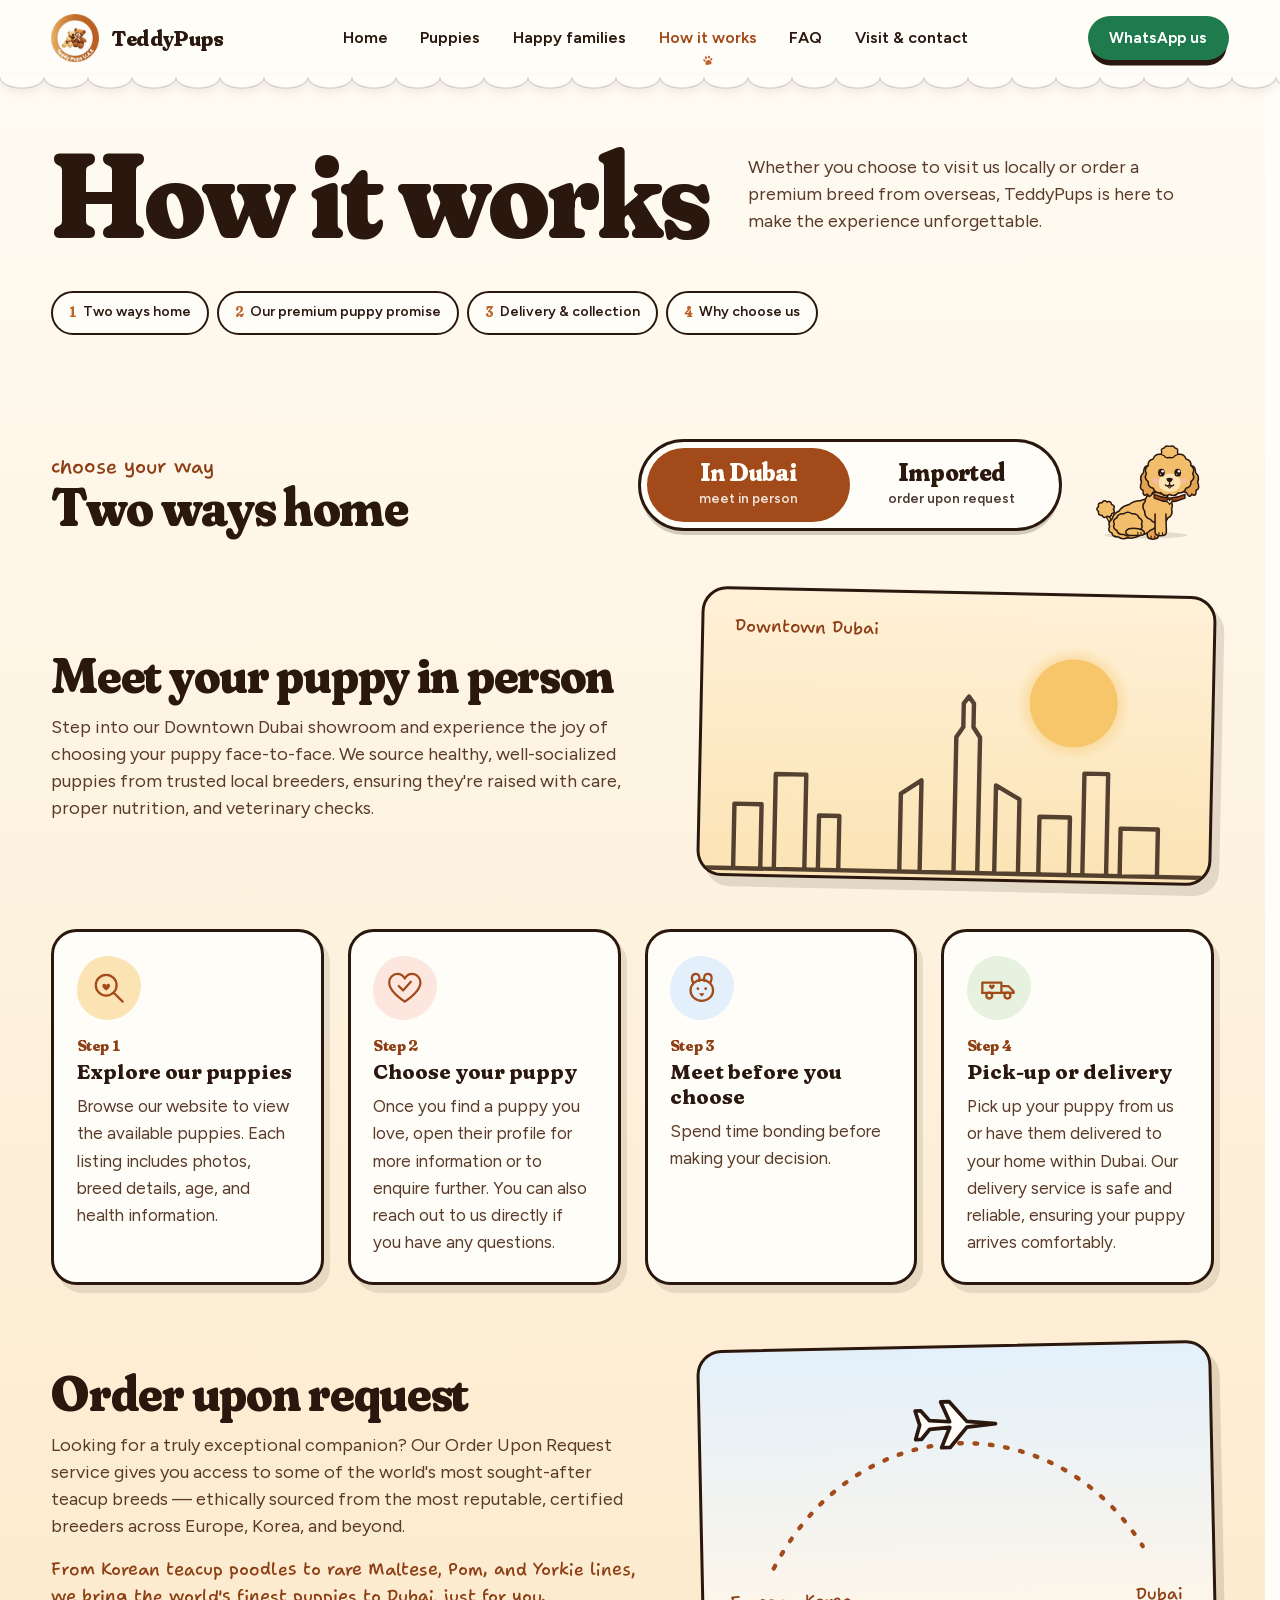
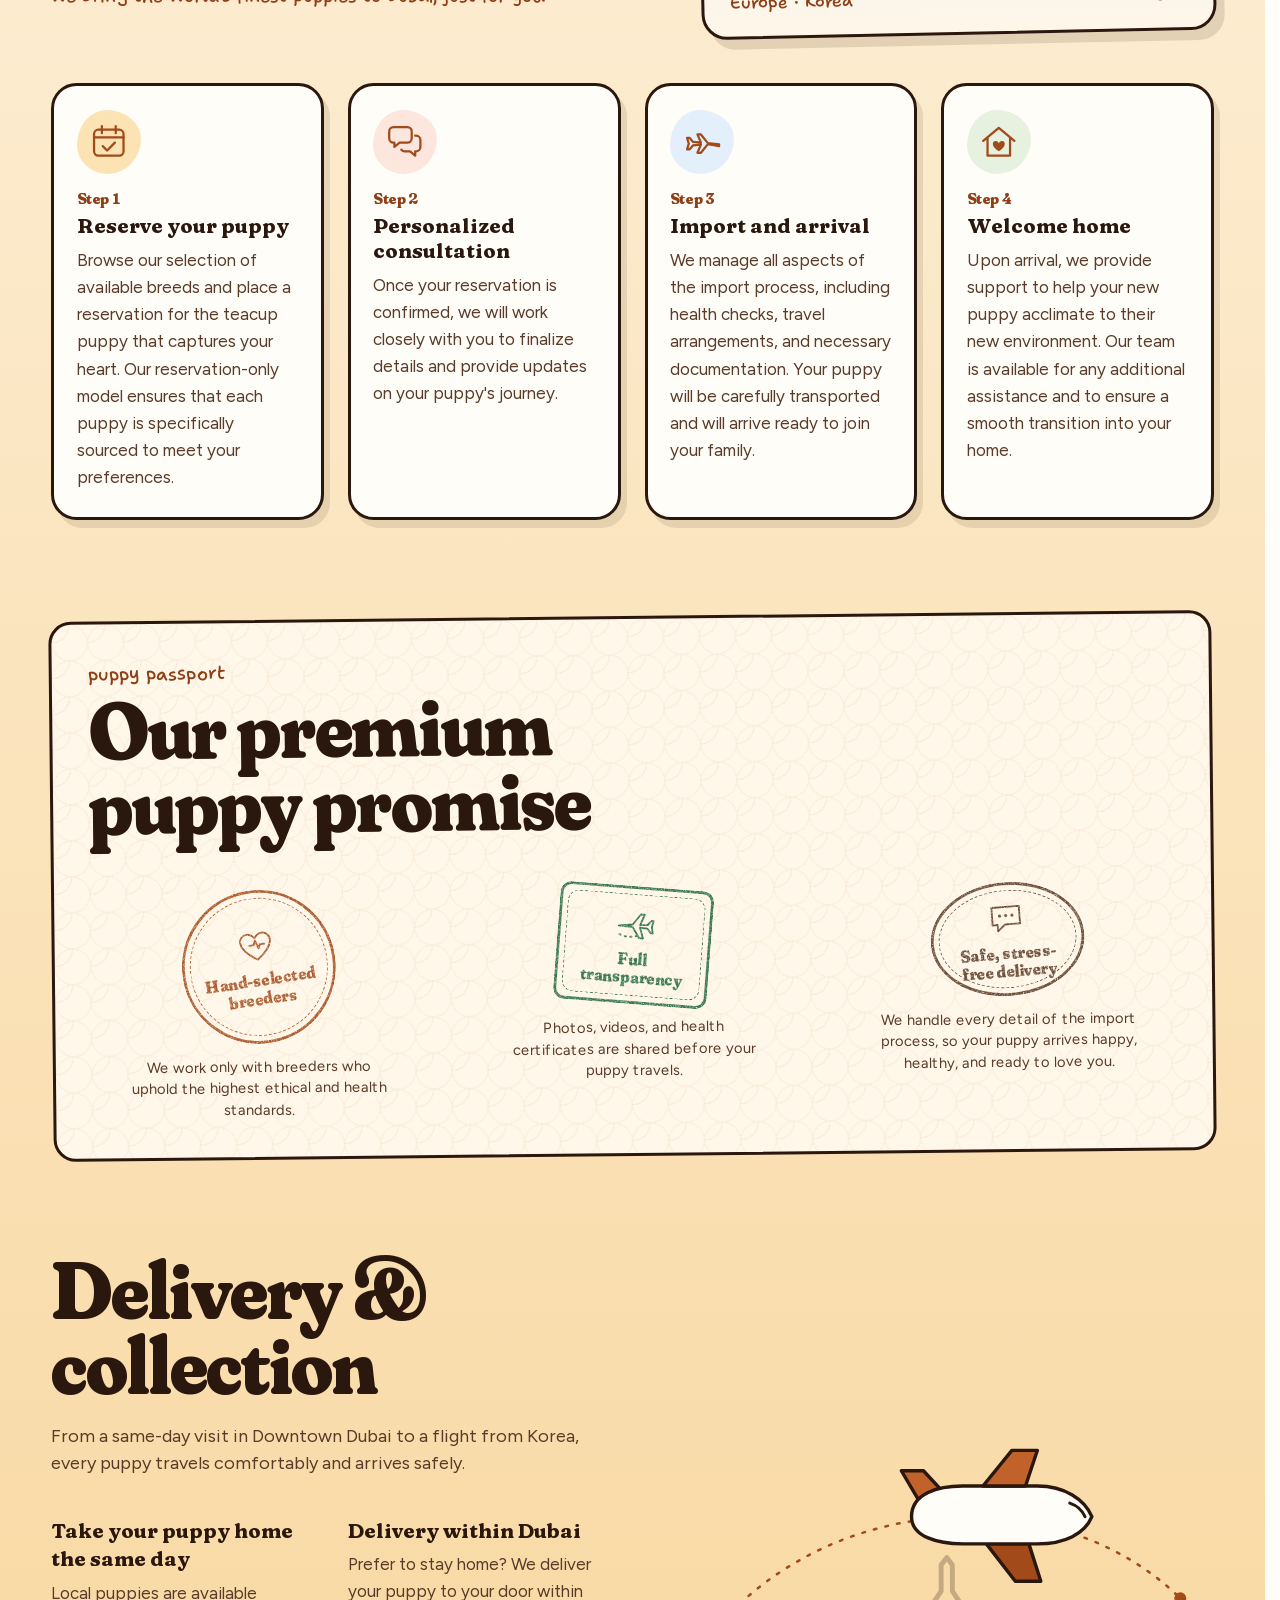
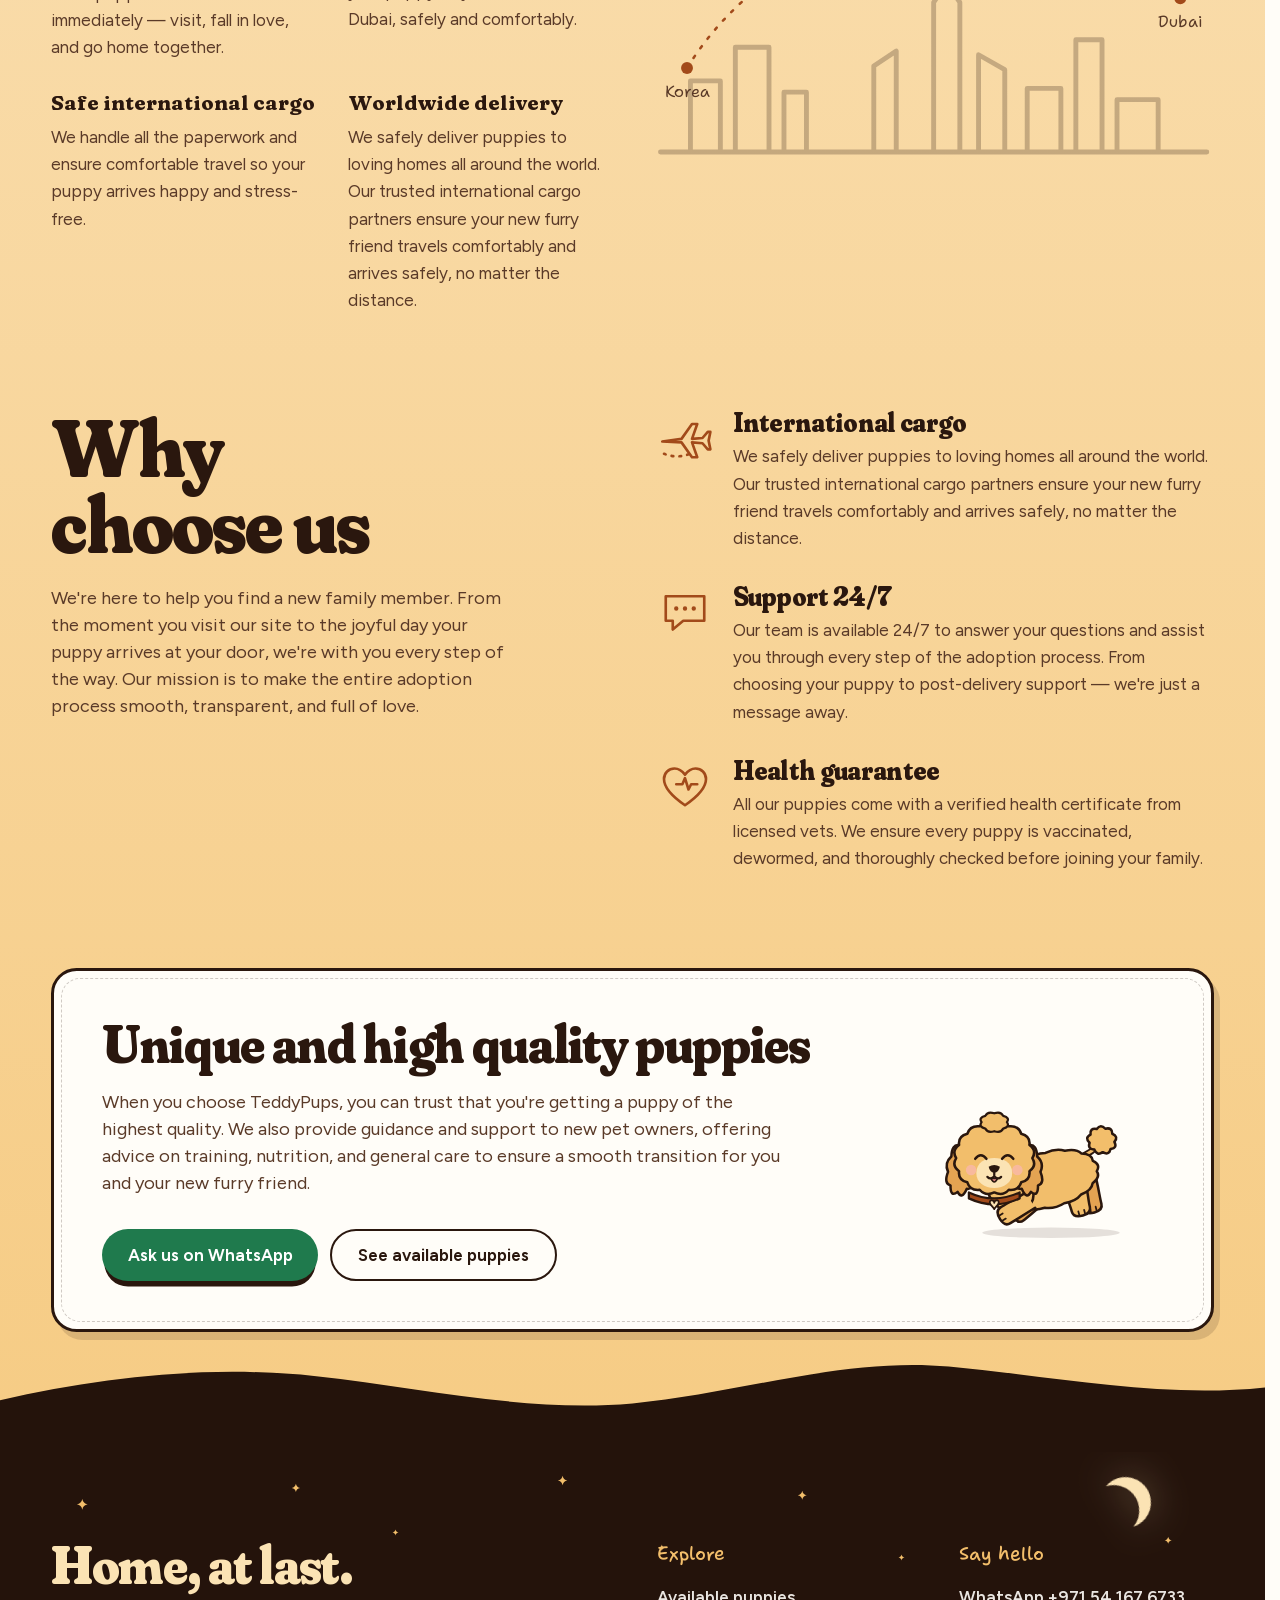
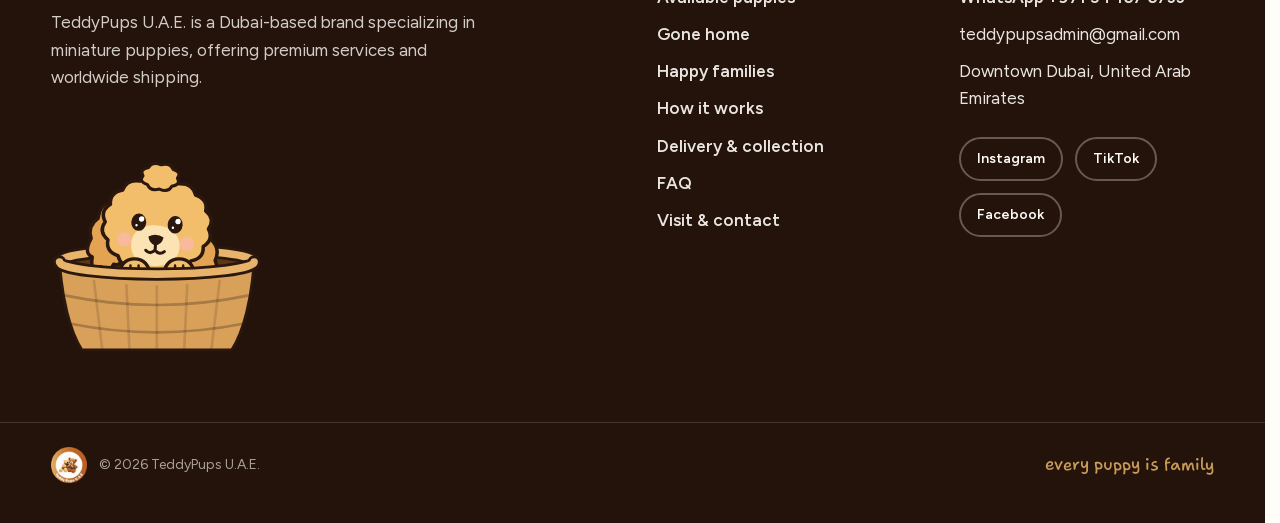
<file: fourthpage/index.html>
<!DOCTYPE html><html lang="en" class="Veu4Sq_variable hpvSLW_variable _91XIoq_variable"><head><meta charset="utf-8"><meta name="viewport" content="width=device-width, initial-scale=1, viewport-fit=cover"><link rel="preload" as="image" imagesrcset="images/image_3.png 1x, images/image.png 2x"><link rel="stylesheet" href="css/2gh-2btcjgkih.css" data-precedence="next"><link rel="stylesheet" href="css/10jf32vdx50lp.css" data-precedence="next"><link rel="preload" as="script" fetchpriority="low" href="js/1jb_fwgazaoni.js"><script src="js/3oou8raeyuv9d.js" async=""></script><script src="js/3umdxiosfhr4i.js" async=""></script><script src="js/2pig6dvmm0b07.js" async=""></script><script src="js/13ebhwe8d-mme.js" async=""></script><script src="js/turbopack-2c3mg3r-05n1w.js" async=""></script><script src="js/2-rfe7f68bjl5.js" async=""></script><script src="js/1llon2cx5n3pm.js" async=""></script><script src="js/3n_i7_kd-icfu.js" async=""></script><script src="js/31atla-pvue69.js" async=""></script><script src="js/14uqkrigpurrq.js" async=""></script><script src="js/177ya708_1zuj.js" async=""></script><script src="js/04u0_mknmf3rz.js" async=""></script><script src="js/0te0tivnjcmcm.js" async=""></script><script src="js/0-as3adn0ic8o.js" async=""></script><meta name="theme-color" content="#fffdf8"><meta name="next-size-adjust" content=""><title>How it works | TeddyPups U.A.E.</title><meta name="description" content="Meet a local puppy in our Downtown Dubai showroom or reserve a premium teacup breed imported for you — every step, from choosing to coming home."><meta name="application-name" content="TeddyPups U.A.E."><link rel="canonical" href="https://puppy.instabizweb.com/how-it-works"><meta property="og:title" content="How it works | TeddyPups U.A.E."><meta property="og:description" content="Meet a local puppy in our Downtown Dubai showroom or reserve a premium teacup breed imported for you — every step, from choosing to coming home."><meta property="og:site_name" content="TeddyPups U.A.E."><meta property="og:locale" content="en_AE"><meta property="og:type" content="website"><meta name="twitter:card" content="summary_large_image"><meta name="twitter:title" content="How it works | TeddyPups U.A.E."><meta name="twitter:description" content="Meet a local puppy in our Downtown Dubai showroom or reserve a premium teacup breed imported for you — every step, from choosing to coming home."><link rel="icon" href="images/icon.png" sizes="512x512" type="image/png"><link rel="apple-touch-icon" href="images/apple-icon.png" sizes="180x180" type="image/png"><script src="js/0cz1d0mv5g_q7.js" nomodule=""></script></head><body><div hidden=""><!--$--><!--/$--></div><!--&--><div class="tp-curtain" data-state="intro" aria-hidden="true"><div class="tp-curtain__blanket"><svg class="tp-curtain__edge tp-curtain__edge--top" width="100%" height="40" preserveAspectRatio="none"><defs><pattern id="tp-curtain-scallop" width="76" height="40" patternUnits="userSpaceOnUse"><path d="M0 40V27A38 25 0 0 1 76 27V40Z" fill="#fbe3b4"></path><path d="M0 27A38 25 0 0 1 76 27" fill="none" stroke="#2a170e" stroke-width="3"></path><path d="M11 33A27 19 0 0 1 65 33" fill="none" stroke="#2a170e" stroke-width="1.6" stroke-dasharray="3.5 5.5" stroke-linecap="round" opacity=".42"></path></pattern></defs><rect width="100%" height="40" fill="url(#tp-curtain-scallop)"></rect></svg><div class="tp-curtain__stage"><div class="tp-curtain__prints"><svg viewBox="0 0 64 64" class="tp-curtain__print" style="left:18%;top:6px;rotate:14deg;animation-delay:0.16s"><path d="M32 30.5c-7.6 0-15.6 8.3-15.6 15.5 0 5.4 4.2 8.3 9.2 8.3 2.6 0 4.5-1.1 6.4-1.1s3.8 1.1 6.4 1.1c5 0 9.2-2.9 9.2-8.3 0-7.2-8-15.5-15.6-15.5zM19.28 26.71C21.07 30.08 20.42 33.92 17.84 35.29C15.25 36.67 11.71 35.05 9.92 31.69C8.13 28.32 8.78 24.48 11.36 23.11C13.95 21.73 17.49 23.35 19.28 26.71ZM29.62 15.64C30.32 19.62 28.46 23.26 25.47 23.79C22.48 24.32 19.48 21.53 18.78 17.56C18.08 13.58 19.94 9.94 22.93 9.41C25.92 8.88 28.92 11.67 29.62 15.64ZM45.22 17.56C44.52 21.53 41.52 24.32 38.53 23.79C35.54 23.26 33.68 19.62 34.38 15.64C35.08 11.67 38.08 8.88 41.07 9.41C44.06 9.94 45.92 13.58 45.22 17.56ZM54.08 31.69C52.29 35.05 48.75 36.67 46.16 35.29C43.58 33.92 42.93 30.08 44.72 26.71C46.51 23.35 50.05 21.73 52.64 23.11C55.22 24.48 55.87 28.32 54.08 31.69Z"></path></svg><svg viewBox="0 0 64 64" class="tp-curtain__print" style="left:27%;top:-4px;rotate:6deg;animation-delay:0.28s"><path d="M32 30.5c-7.6 0-15.6 8.3-15.6 15.5 0 5.4 4.2 8.3 9.2 8.3 2.6 0 4.5-1.1 6.4-1.1s3.8 1.1 6.4 1.1c5 0 9.2-2.9 9.2-8.3 0-7.2-8-15.5-15.6-15.5zM19.28 26.71C21.07 30.08 20.42 33.92 17.84 35.29C15.25 36.67 11.71 35.05 9.92 31.69C8.13 28.32 8.78 24.48 11.36 23.11C13.95 21.73 17.49 23.35 19.28 26.71ZM29.62 15.64C30.32 19.62 28.46 23.26 25.47 23.79C22.48 24.32 19.48 21.53 18.78 17.56C18.08 13.58 19.94 9.94 22.93 9.41C25.92 8.88 28.92 11.67 29.62 15.64ZM45.22 17.56C44.52 21.53 41.52 24.32 38.53 23.79C35.54 23.26 33.68 19.62 34.38 15.64C35.08 11.67 38.08 8.88 41.07 9.41C44.06 9.94 45.92 13.58 45.22 17.56ZM54.08 31.69C52.29 35.05 48.75 36.67 46.16 35.29C43.58 33.92 42.93 30.08 44.72 26.71C46.51 23.35 50.05 21.73 52.64 23.11C55.22 24.48 55.87 28.32 54.08 31.69Z"></path></svg><svg viewBox="0 0 64 64" class="tp-curtain__print" style="left:36%;top:7px;rotate:18deg;animation-delay:0.4s"><path d="M32 30.5c-7.6 0-15.6 8.3-15.6 15.5 0 5.4 4.2 8.3 9.2 8.3 2.6 0 4.5-1.1 6.4-1.1s3.8 1.1 6.4 1.1c5 0 9.2-2.9 9.2-8.3 0-7.2-8-15.5-15.6-15.5zM19.28 26.71C21.07 30.08 20.42 33.92 17.84 35.29C15.25 36.67 11.71 35.05 9.92 31.69C8.13 28.32 8.78 24.48 11.36 23.11C13.95 21.73 17.49 23.35 19.28 26.71ZM29.62 15.64C30.32 19.62 28.46 23.26 25.47 23.79C22.48 24.32 19.48 21.53 18.78 17.56C18.08 13.58 19.94 9.94 22.93 9.41C25.92 8.88 28.92 11.67 29.62 15.64ZM45.22 17.56C44.52 21.53 41.52 24.32 38.53 23.79C35.54 23.26 33.68 19.62 34.38 15.64C35.08 11.67 38.08 8.88 41.07 9.41C44.06 9.94 45.92 13.58 45.22 17.56ZM54.08 31.69C52.29 35.05 48.75 36.67 46.16 35.29C43.58 33.92 42.93 30.08 44.72 26.71C46.51 23.35 50.05 21.73 52.64 23.11C55.22 24.48 55.87 28.32 54.08 31.69Z"></path></svg><svg viewBox="0 0 64 64" class="tp-curtain__print" style="left:45%;top:-3px;rotate:4deg;animation-delay:0.52s"><path d="M32 30.5c-7.6 0-15.6 8.3-15.6 15.5 0 5.4 4.2 8.3 9.2 8.3 2.6 0 4.5-1.1 6.4-1.1s3.8 1.1 6.4 1.1c5 0 9.2-2.9 9.2-8.3 0-7.2-8-15.5-15.6-15.5zM19.28 26.71C21.07 30.08 20.42 33.92 17.84 35.29C15.25 36.67 11.71 35.05 9.92 31.69C8.13 28.32 8.78 24.48 11.36 23.11C13.95 21.73 17.49 23.35 19.28 26.71ZM29.62 15.64C30.32 19.62 28.46 23.26 25.47 23.79C22.48 24.32 19.48 21.53 18.78 17.56C18.08 13.58 19.94 9.94 22.93 9.41C25.92 8.88 28.92 11.67 29.62 15.64ZM45.22 17.56C44.52 21.53 41.52 24.32 38.53 23.79C35.54 23.26 33.68 19.62 34.38 15.64C35.08 11.67 38.08 8.88 41.07 9.41C44.06 9.94 45.92 13.58 45.22 17.56ZM54.08 31.69C52.29 35.05 48.75 36.67 46.16 35.29C43.58 33.92 42.93 30.08 44.72 26.71C46.51 23.35 50.05 21.73 52.64 23.11C55.22 24.48 55.87 28.32 54.08 31.69Z"></path></svg><svg viewBox="0 0 64 64" class="tp-curtain__print" style="left:54%;top:6px;rotate:16deg;animation-delay:0.64s"><path d="M32 30.5c-7.6 0-15.6 8.3-15.6 15.5 0 5.4 4.2 8.3 9.2 8.3 2.6 0 4.5-1.1 6.4-1.1s3.8 1.1 6.4 1.1c5 0 9.2-2.9 9.2-8.3 0-7.2-8-15.5-15.6-15.5zM19.28 26.71C21.07 30.08 20.42 33.92 17.84 35.29C15.25 36.67 11.71 35.05 9.92 31.69C8.13 28.32 8.78 24.48 11.36 23.11C13.95 21.73 17.49 23.35 19.28 26.71ZM29.62 15.64C30.32 19.62 28.46 23.26 25.47 23.79C22.48 24.32 19.48 21.53 18.78 17.56C18.08 13.58 19.94 9.94 22.93 9.41C25.92 8.88 28.92 11.67 29.62 15.64ZM45.22 17.56C44.52 21.53 41.52 24.32 38.53 23.79C35.54 23.26 33.68 19.62 34.38 15.64C35.08 11.67 38.08 8.88 41.07 9.41C44.06 9.94 45.92 13.58 45.22 17.56ZM54.08 31.69C52.29 35.05 48.75 36.67 46.16 35.29C43.58 33.92 42.93 30.08 44.72 26.71C46.51 23.35 50.05 21.73 52.64 23.11C55.22 24.48 55.87 28.32 54.08 31.69Z"></path></svg></div><div class="tp-curtain__runner"><svg viewBox="0 0 300 240" class="tp-runner " aria-hidden="true" focusable="false" style="overflow:visible"><ellipse cx="150" cy="230" rx="86" ry="7" fill="#2a170e" opacity="0.12" class="tp-runner__shadow"></ellipse><g class="tp-runner__body"><g class="tp-runner__leg tp-runner__leg--bf" style="transform-origin:94px 192px"><g transform="translate(94 192)"><path d="M-14 -14 C-14 4 -12 18 -12 27 C-12 34 -7 36 0 36 C9 36 13 33 13 27 C13 18 14 4 14 -14Z" fill="#e4a352"></path><path d="M-14 -14 C-14 4 -12 18 -12 27 C-12 34 -7 36 0 36 C9 36 13 33 13 27 C13 18 14 4 14 -14" stroke="#2a170e" stroke-width="3.4" stroke-linejoin="round" stroke-linecap="round" fill="none"></path><path d="M-3.5 29 v5 M4.5 29 v5" stroke="#2a170e" stroke-width="2.4" stroke-linejoin="round" stroke-linecap="round" fill="none"></path></g></g><g class="tp-runner__leg tp-runner__leg--ff" style="transform-origin:168px 192px"><g transform="translate(168 192)"><path d="M-11 -14 C-11 4 -12 18 -12 27 C-12 34 -7 36 0 36 C9 36 13 33 13 27 C13 18 11 4 11 -14Z" fill="#e4a352"></path><path d="M-11 -14 C-11 4 -12 18 -12 27 C-12 34 -7 36 0 36 C9 36 13 33 13 27 C13 18 11 4 11 -14" stroke="#2a170e" stroke-width="3.4" stroke-linejoin="round" stroke-linecap="round" fill="none"></path><path d="M-3.5 29 v5 M4.5 29 v5" stroke="#2a170e" stroke-width="2.4" stroke-linejoin="round" stroke-linecap="round" fill="none"></path></g></g><g class="tp-runner__tail" style="transform-origin:84px 150px"><path d="M86 152 C80 146 76 140 74 136" stroke="#2a170e" stroke-width="9" stroke-linejoin="round" stroke-linecap="round" fill="none"></path><path d="M86 152 C80 146 76 140 74 136" stroke="#f2be6b" stroke-width="4" fill="none" stroke-linecap="round"></path><path d="M70.0 110.0Q78.1 105.0 80.9 113.7Q90.5 114.8 86.7 123.2Q93.4 129.9 84.7 134.0Q85.2 143.1 75.8 141.0Q70.0 148.3 64.2 141.0Q54.8 143.1 55.3 134.0Q46.6 129.9 53.3 123.2Q49.5 114.8 59.1 113.7Q61.9 105.0 70.0 110.0Z" fill="#f2be6b" stroke="#2a170e" stroke-width="3.4" stroke-linejoin="round" stroke-linecap="round"></path></g><g class="tp-runner__leg tp-runner__leg--bn" style="transform-origin:110px 194px"><g transform="translate(110 194)"><path d="M-15 -14 C-15 4 -12 16 -12 25 C-12 32 -7 34 0 34 C9 34 13 31 13 25 C13 16 15 4 15 -14Z" fill="#f2be6b"></path><path d="M-15 -14 C-15 4 -12 16 -12 25 C-12 32 -7 34 0 34 C9 34 13 31 13 25 C13 16 15 4 15 -14" stroke="#2a170e" stroke-width="3.4" stroke-linejoin="round" stroke-linecap="round" fill="none"></path><path d="M-3.5 27 v5 M4.5 27 v5" stroke="#2a170e" stroke-width="2.4" stroke-linejoin="round" stroke-linecap="round" fill="none"></path></g></g><path d="M76.8 175.6Q69.0 167.9 78.2 160.7Q76.6 151.8 90.3 147.3Q95.2 138.9 110.9 137.9Q121.6 131.3 136.7 134.0Q151.1 130.5 162.9 136.4Q178.7 136.4 185.3 144.5Q199.7 148.2 199.7 157.1Q210.3 163.7 203.9 171.9Q208.7 180.4 197.0 186.3Q195.3 195.2 180.3 198.0Q172.3 205.7 156.6 204.8Q143.7 210.0 130.0 205.6Q114.5 207.4 105.1 200.2Q89.7 198.3 86.3 189.6Q73.6 184.3 76.8 175.6Z" fill="#f2be6b" stroke="#2a170e" stroke-width="3.4" stroke-linejoin="round" stroke-linecap="round"></path><path d="M182.7 196.4Q169.4 196.9 166.6 183.0Q156.1 174.1 162.3 161.5Q159.6 147.6 171.9 142.2Q178.2 129.7 191.0 134.0Q203.3 128.7 210.5 140.8Q223.1 145.2 221.3 159.3Q228.4 171.5 218.5 181.0Q216.6 195.1 203.2 195.7Q193.3 205.1 182.7 196.4Z" fill="#f2be6b" stroke="#2a170e" stroke-width="3.4" stroke-linejoin="round" stroke-linecap="round"></path><g class="tp-runner__leg tp-runner__leg--fn" style="transform-origin:186px 194px"><g transform="translate(186 194)"><path d="M-12 -14 C-12 4 -12 16 -12 25 C-12 32 -7 34 0 34 C9 34 13 31 13 25 C13 16 12 4 12 -14Z" fill="#f2be6b"></path><path d="M-12 -14 C-12 4 -12 16 -12 25 C-12 32 -7 34 0 34 C9 34 13 31 13 25 C13 16 12 4 12 -14" stroke="#2a170e" stroke-width="3.4" stroke-linejoin="round" stroke-linecap="round" fill="none"></path><path d="M-3.5 27 v5 M4.5 27 v5" stroke="#2a170e" stroke-width="2.4" stroke-linejoin="round" stroke-linecap="round" fill="none"></path></g></g><g class="tp-runner__head"><path d="M178 146 Q212 162 246 146 L246 154 Q212 170 178 154 Z" fill="#a24a1a" stroke="#2a170e" stroke-width="3" stroke-linejoin="round" stroke-linecap="round"></path><path d="M212 160 C212 156 206 155 206 159.4 C206 163 212 166.6 212 168.4 C212 166.6 218 163 218 159.4 C218 155 212 156 212 160 Z" fill="#fbe3b4" stroke="#2a170e" stroke-width="2.4" stroke-linejoin="round" stroke-linecap="round"></path><path d="M177.1 78.7Q186.9 70.8 186.6 87.4Q196.0 89.9 189.9 105.5Q195.2 117.3 185.5 126.0Q184.7 142.8 175.2 141.2Q168.7 156.5 162.9 145.3Q153.1 153.2 153.4 136.6Q144.0 134.1 150.1 118.5Q144.8 106.7 154.5 98.0Q155.3 81.2 164.8 82.8Q171.3 67.5 177.1 78.7Z" fill="#e4a352" stroke="#2a170e" stroke-width="3.4" stroke-linejoin="round" stroke-linecap="round" class="tp-runner__ear" style="transform-origin:174px 82px"></path><path d="M246.9 78.7Q252.7 67.5 259.2 82.8Q268.7 81.2 269.5 98.0Q279.2 106.7 273.9 118.5Q280.0 134.1 270.6 136.6Q270.9 153.2 261.1 145.3Q255.3 156.5 248.8 141.2Q239.3 142.8 238.5 126.0Q228.8 117.3 234.1 105.5Q228.0 89.9 237.4 87.4Q237.1 70.8 246.9 78.7Z" fill="#e4a352" stroke="#2a170e" stroke-width="3.4" stroke-linejoin="round" stroke-linecap="round" class="tp-runner__ear tp-runner__ear--r" style="transform-origin:250px 82px"></path><path d="M212.0 54.0Q223.4 48.2 231.5 57.5Q244.5 56.1 248.1 67.5Q260.7 70.7 259.1 82.4Q269.4 89.7 263.0 100.0Q269.4 110.3 259.1 117.6Q260.7 129.3 248.1 132.5Q244.5 143.9 231.5 142.5Q223.4 151.8 212.0 146.0Q200.6 151.8 192.5 142.5Q179.5 143.9 175.9 132.5Q163.3 129.3 164.9 117.6Q154.6 110.3 161.0 100.0Q154.6 89.7 164.9 82.4Q163.3 70.7 175.9 67.5Q179.5 56.1 192.5 57.5Q200.6 48.2 212.0 54.0Z" fill="#f2be6b" stroke="#2a170e" stroke-width="3.4" stroke-linejoin="round" stroke-linecap="round"></path><path d="M195.0 52.0Q190.7 45.8 200.0 43.5Q203.2 36.9 212.0 40.0Q220.8 36.9 224.0 43.5Q233.3 45.8 229.0 52.0Q233.3 58.2 224.0 60.5Q220.8 67.1 212.0 64.0Q203.2 67.1 200.0 60.5Q190.7 58.2 195.0 52.0Z" fill="#f2be6b" stroke="#2a170e" stroke-width="3" stroke-linejoin="round" stroke-linecap="round"></path><path d="M188 120 C188 106 200 100 212 100 C224 100 236 106 236 120 C236 133 225 140 212 140 C199 140 188 133 188 120 Z" fill="#fbe3b4"></path><circle cx="181" cy="116" r="7" fill="#f9b9a6" opacity="0.85"></circle><circle cx="243" cy="116" r="7" fill="#f9b9a6" opacity="0.85"></circle><path d="M186.5 101 Q194 91.5 201.5 101 M222.5 101 Q230 91.5 237.5 101" stroke="#2a170e" stroke-width="3.4" stroke-linejoin="round" stroke-linecap="round" fill="none"></path><path d="M204.5 111.5 Q212 107.2 219.5 111.5 Q218.2 118.4 212 120 Q205.8 118.4 204.5 111.5 Z" fill="#2a170e"></path><path d="M212 120 V124.5 M212 124.5 Q207.2 129.6 202.8 125.2 M212 124.5 Q216.8 129.6 221.2 125.2" stroke="#2a170e" stroke-width="3" stroke-linejoin="round" stroke-linecap="round" fill="none"></path><path d="M207.6 127.4 Q212 136.6 216.4 127.4 Z" fill="#e98c8c" stroke="#2a170e" stroke-width="2.2" stroke-linejoin="round"></path></g></g></svg></div><p class="tp-curtain__note font-scrawl">every puppy is family</p></div><svg class="tp-curtain__edge tp-curtain__edge--bottom" width="100%" height="40" preserveAspectRatio="none"><rect width="100%" height="40" fill="url(#tp-curtain-scallop)"></rect></svg></div></div><a href="#main" class="sr-only-focusable fixed left-4 top-4 z-[100] rounded-full bg-cocoa px-5 py-3 font-semibold text-milk">Skip to content</a><header id="site-header" data-scrolled="false" data-hidden="false" class="tp-header fixed inset-x-0 top-0 z-50"><div class="tp-header__bar gutter"><a class="tp-header__brand" aria-label="TeddyPups U.A.E. — home" href="/"><img alt="" width="56" height="56" decoding="async" data-nimg="1" class="tp-header__logo" style="color:transparent" srcset="images/image_3.png 1x, images/image.png 2x" src="images/image.png"><span class="font-plush tp-header__name">TeddyPups</span></a><nav aria-label="Main" class="tp-header__nav"><ul><li><a data-active="false" class="tp-nav-link" href="/"><span>Home</span><svg viewBox="0 0 64 64" class="tp-nav-link__paw" aria-hidden="true" fill="currentColor"><path d="M32 30.5c-7.6 0-15.6 8.3-15.6 15.5 0 5.4 4.2 8.3 9.2 8.3 2.6 0 4.5-1.1 6.4-1.1s3.8 1.1 6.4 1.1c5 0 9.2-2.9 9.2-8.3 0-7.2-8-15.5-15.6-15.5zM19.28 26.71C21.07 30.08 20.42 33.92 17.84 35.29C15.25 36.67 11.71 35.05 9.92 31.69C8.13 28.32 8.78 24.48 11.36 23.11C13.95 21.73 17.49 23.35 19.28 26.71ZM29.62 15.64C30.32 19.62 28.46 23.26 25.47 23.79C22.48 24.32 19.48 21.53 18.78 17.56C18.08 13.58 19.94 9.94 22.93 9.41C25.92 8.88 28.92 11.67 29.62 15.64ZM45.22 17.56C44.52 21.53 41.52 24.32 38.53 23.79C35.54 23.26 33.68 19.62 34.38 15.64C35.08 11.67 38.08 8.88 41.07 9.41C44.06 9.94 45.92 13.58 45.22 17.56ZM54.08 31.69C52.29 35.05 48.75 36.67 46.16 35.29C43.58 33.92 42.93 30.08 44.72 26.71C46.51 23.35 50.05 21.73 52.64 23.11C55.22 24.48 55.87 28.32 54.08 31.69Z"></path></svg></a></li><li><a data-active="false" class="tp-nav-link" href="/puppies"><span>Puppies</span><svg viewBox="0 0 64 64" class="tp-nav-link__paw" aria-hidden="true" fill="currentColor"><path d="M32 30.5c-7.6 0-15.6 8.3-15.6 15.5 0 5.4 4.2 8.3 9.2 8.3 2.6 0 4.5-1.1 6.4-1.1s3.8 1.1 6.4 1.1c5 0 9.2-2.9 9.2-8.3 0-7.2-8-15.5-15.6-15.5zM19.28 26.71C21.07 30.08 20.42 33.92 17.84 35.29C15.25 36.67 11.71 35.05 9.92 31.69C8.13 28.32 8.78 24.48 11.36 23.11C13.95 21.73 17.49 23.35 19.28 26.71ZM29.62 15.64C30.32 19.62 28.46 23.26 25.47 23.79C22.48 24.32 19.48 21.53 18.78 17.56C18.08 13.58 19.94 9.94 22.93 9.41C25.92 8.88 28.92 11.67 29.62 15.64ZM45.22 17.56C44.52 21.53 41.52 24.32 38.53 23.79C35.54 23.26 33.68 19.62 34.38 15.64C35.08 11.67 38.08 8.88 41.07 9.41C44.06 9.94 45.92 13.58 45.22 17.56ZM54.08 31.69C52.29 35.05 48.75 36.67 46.16 35.29C43.58 33.92 42.93 30.08 44.72 26.71C46.51 23.35 50.05 21.73 52.64 23.11C55.22 24.48 55.87 28.32 54.08 31.69Z"></path></svg></a></li><li><a data-active="false" class="tp-nav-link" href="/happy-families"><span>Happy families</span><svg viewBox="0 0 64 64" class="tp-nav-link__paw" aria-hidden="true" fill="currentColor"><path d="M32 30.5c-7.6 0-15.6 8.3-15.6 15.5 0 5.4 4.2 8.3 9.2 8.3 2.6 0 4.5-1.1 6.4-1.1s3.8 1.1 6.4 1.1c5 0 9.2-2.9 9.2-8.3 0-7.2-8-15.5-15.6-15.5zM19.28 26.71C21.07 30.08 20.42 33.92 17.84 35.29C15.25 36.67 11.71 35.05 9.92 31.69C8.13 28.32 8.78 24.48 11.36 23.11C13.95 21.73 17.49 23.35 19.28 26.71ZM29.62 15.64C30.32 19.62 28.46 23.26 25.47 23.79C22.48 24.32 19.48 21.53 18.78 17.56C18.08 13.58 19.94 9.94 22.93 9.41C25.92 8.88 28.92 11.67 29.62 15.64ZM45.22 17.56C44.52 21.53 41.52 24.32 38.53 23.79C35.54 23.26 33.68 19.62 34.38 15.64C35.08 11.67 38.08 8.88 41.07 9.41C44.06 9.94 45.92 13.58 45.22 17.56ZM54.08 31.69C52.29 35.05 48.75 36.67 46.16 35.29C43.58 33.92 42.93 30.08 44.72 26.71C46.51 23.35 50.05 21.73 52.64 23.11C55.22 24.48 55.87 28.32 54.08 31.69Z"></path></svg></a></li><li><a aria-current="page" data-active="true" class="tp-nav-link" href="/how-it-works"><span>How it works</span><svg viewBox="0 0 64 64" class="tp-nav-link__paw" aria-hidden="true" fill="currentColor"><path d="M32 30.5c-7.6 0-15.6 8.3-15.6 15.5 0 5.4 4.2 8.3 9.2 8.3 2.6 0 4.5-1.1 6.4-1.1s3.8 1.1 6.4 1.1c5 0 9.2-2.9 9.2-8.3 0-7.2-8-15.5-15.6-15.5zM19.28 26.71C21.07 30.08 20.42 33.92 17.84 35.29C15.25 36.67 11.71 35.05 9.92 31.69C8.13 28.32 8.78 24.48 11.36 23.11C13.95 21.73 17.49 23.35 19.28 26.71ZM29.62 15.64C30.32 19.62 28.46 23.26 25.47 23.79C22.48 24.32 19.48 21.53 18.78 17.56C18.08 13.58 19.94 9.94 22.93 9.41C25.92 8.88 28.92 11.67 29.62 15.64ZM45.22 17.56C44.52 21.53 41.52 24.32 38.53 23.79C35.54 23.26 33.68 19.62 34.38 15.64C35.08 11.67 38.08 8.88 41.07 9.41C44.06 9.94 45.92 13.58 45.22 17.56ZM54.08 31.69C52.29 35.05 48.75 36.67 46.16 35.29C43.58 33.92 42.93 30.08 44.72 26.71C46.51 23.35 50.05 21.73 52.64 23.11C55.22 24.48 55.87 28.32 54.08 31.69Z"></path></svg></a></li><li><a data-active="false" class="tp-nav-link" href="/faq"><span>FAQ</span><svg viewBox="0 0 64 64" class="tp-nav-link__paw" aria-hidden="true" fill="currentColor"><path d="M32 30.5c-7.6 0-15.6 8.3-15.6 15.5 0 5.4 4.2 8.3 9.2 8.3 2.6 0 4.5-1.1 6.4-1.1s3.8 1.1 6.4 1.1c5 0 9.2-2.9 9.2-8.3 0-7.2-8-15.5-15.6-15.5zM19.28 26.71C21.07 30.08 20.42 33.92 17.84 35.29C15.25 36.67 11.71 35.05 9.92 31.69C8.13 28.32 8.78 24.48 11.36 23.11C13.95 21.73 17.49 23.35 19.28 26.71ZM29.62 15.64C30.32 19.62 28.46 23.26 25.47 23.79C22.48 24.32 19.48 21.53 18.78 17.56C18.08 13.58 19.94 9.94 22.93 9.41C25.92 8.88 28.92 11.67 29.62 15.64ZM45.22 17.56C44.52 21.53 41.52 24.32 38.53 23.79C35.54 23.26 33.68 19.62 34.38 15.64C35.08 11.67 38.08 8.88 41.07 9.41C44.06 9.94 45.92 13.58 45.22 17.56ZM54.08 31.69C52.29 35.05 48.75 36.67 46.16 35.29C43.58 33.92 42.93 30.08 44.72 26.71C46.51 23.35 50.05 21.73 52.64 23.11C55.22 24.48 55.87 28.32 54.08 31.69Z"></path></svg></a></li><li><a data-active="false" class="tp-nav-link" href="/contact"><span>Visit &amp; contact</span><svg viewBox="0 0 64 64" class="tp-nav-link__paw" aria-hidden="true" fill="currentColor"><path d="M32 30.5c-7.6 0-15.6 8.3-15.6 15.5 0 5.4 4.2 8.3 9.2 8.3 2.6 0 4.5-1.1 6.4-1.1s3.8 1.1 6.4 1.1c5 0 9.2-2.9 9.2-8.3 0-7.2-8-15.5-15.6-15.5zM19.28 26.71C21.07 30.08 20.42 33.92 17.84 35.29C15.25 36.67 11.71 35.05 9.92 31.69C8.13 28.32 8.78 24.48 11.36 23.11C13.95 21.73 17.49 23.35 19.28 26.71ZM29.62 15.64C30.32 19.62 28.46 23.26 25.47 23.79C22.48 24.32 19.48 21.53 18.78 17.56C18.08 13.58 19.94 9.94 22.93 9.41C25.92 8.88 28.92 11.67 29.62 15.64ZM45.22 17.56C44.52 21.53 41.52 24.32 38.53 23.79C35.54 23.26 33.68 19.62 34.38 15.64C35.08 11.67 38.08 8.88 41.07 9.41C44.06 9.94 45.92 13.58 45.22 17.56ZM54.08 31.69C52.29 35.05 48.75 36.67 46.16 35.29C43.58 33.92 42.93 30.08 44.72 26.71C46.51 23.35 50.05 21.73 52.64 23.11C55.22 24.48 55.87 28.32 54.08 31.69Z"></path></svg></a></li></ul></nav><div class="tp-header__end"><a href="https://wa.me/971541676733?text=Hi%20TeddyPups!%20I'd%20love%20to%20know%20more%20about%20your%20puppies." target="_blank" rel="noopener noreferrer" class="btn btn-whatsapp tp-header__wa">WhatsApp us</a><button type="button" class="inline-flex h-10 items-center gap-2 rounded-full border-2 border-cocoa bg-milk px-4 text-[0.95rem] font-semibold lg:hidden" aria-haspopup="dialog"><svg viewBox="0 0 64 64" class="size-4" aria-hidden="true" fill="currentColor"><path d="M32 30.5c-7.6 0-15.6 8.3-15.6 15.5 0 5.4 4.2 8.3 9.2 8.3 2.6 0 4.5-1.1 6.4-1.1s3.8 1.1 6.4 1.1c5 0 9.2-2.9 9.2-8.3 0-7.2-8-15.5-15.6-15.5zM19.28 26.71C21.07 30.08 20.42 33.92 17.84 35.29C15.25 36.67 11.71 35.05 9.92 31.69C8.13 28.32 8.78 24.48 11.36 23.11C13.95 21.73 17.49 23.35 19.28 26.71ZM29.62 15.64C30.32 19.62 28.46 23.26 25.47 23.79C22.48 24.32 19.48 21.53 18.78 17.56C18.08 13.58 19.94 9.94 22.93 9.41C25.92 8.88 28.92 11.67 29.62 15.64ZM45.22 17.56C44.52 21.53 41.52 24.32 38.53 23.79C35.54 23.26 33.68 19.62 34.38 15.64C35.08 11.67 38.08 8.88 41.07 9.41C44.06 9.94 45.92 13.58 45.22 17.56ZM54.08 31.69C52.29 35.05 48.75 36.67 46.16 35.29C43.58 33.92 42.93 30.08 44.72 26.71C46.51 23.35 50.05 21.73 52.64 23.11C55.22 24.48 55.87 28.32 54.08 31.69Z"></path></svg>Menu</button><dialog aria-label="Site menu" class="tp-menu m-0 h-dvh max-h-none w-screen max-w-none bg-honey p-0 text-cocoa backdrop:bg-cocoa/40"><div class="flex h-full flex-col gutter pb-[calc(1.5rem+env(safe-area-inset-bottom))] pt-5"><div class="flex items-center justify-between"><span class="font-scrawl text-lg">where to, friend?</span><button type="button" class="h-11 rounded-full bg-cocoa px-5 font-semibold text-milk">Close</button></div><nav aria-label="Mobile" class="mt-10 flex-1"><ul class="space-y-1"><li><a data-active="false" class="tp-menu-link font-plush block py-2 text-[clamp(2.4rem,11vw,3.4rem)]" href="/"><span>Home</span><svg viewBox="0 0 64 64" class="tp-nav-link__paw" aria-hidden="true" fill="currentColor"><path d="M32 30.5c-7.6 0-15.6 8.3-15.6 15.5 0 5.4 4.2 8.3 9.2 8.3 2.6 0 4.5-1.1 6.4-1.1s3.8 1.1 6.4 1.1c5 0 9.2-2.9 9.2-8.3 0-7.2-8-15.5-15.6-15.5zM19.28 26.71C21.07 30.08 20.42 33.92 17.84 35.29C15.25 36.67 11.71 35.05 9.92 31.69C8.13 28.32 8.78 24.48 11.36 23.11C13.95 21.73 17.49 23.35 19.28 26.71ZM29.62 15.64C30.32 19.62 28.46 23.26 25.47 23.79C22.48 24.32 19.48 21.53 18.78 17.56C18.08 13.58 19.94 9.94 22.93 9.41C25.92 8.88 28.92 11.67 29.62 15.64ZM45.22 17.56C44.52 21.53 41.52 24.32 38.53 23.79C35.54 23.26 33.68 19.62 34.38 15.64C35.08 11.67 38.08 8.88 41.07 9.41C44.06 9.94 45.92 13.58 45.22 17.56ZM54.08 31.69C52.29 35.05 48.75 36.67 46.16 35.29C43.58 33.92 42.93 30.08 44.72 26.71C46.51 23.35 50.05 21.73 52.64 23.11C55.22 24.48 55.87 28.32 54.08 31.69Z"></path></svg></a></li><li><a data-active="false" class="tp-menu-link font-plush block py-2 text-[clamp(2.4rem,11vw,3.4rem)]" href="/puppies"><span>Puppies</span><svg viewBox="0 0 64 64" class="tp-nav-link__paw" aria-hidden="true" fill="currentColor"><path d="M32 30.5c-7.6 0-15.6 8.3-15.6 15.5 0 5.4 4.2 8.3 9.2 8.3 2.6 0 4.5-1.1 6.4-1.1s3.8 1.1 6.4 1.1c5 0 9.2-2.9 9.2-8.3 0-7.2-8-15.5-15.6-15.5zM19.28 26.71C21.07 30.08 20.42 33.92 17.84 35.29C15.25 36.67 11.71 35.05 9.92 31.69C8.13 28.32 8.78 24.48 11.36 23.11C13.95 21.73 17.49 23.35 19.28 26.71ZM29.62 15.64C30.32 19.62 28.46 23.26 25.47 23.79C22.48 24.32 19.48 21.53 18.78 17.56C18.08 13.58 19.94 9.94 22.93 9.41C25.92 8.88 28.92 11.67 29.62 15.64ZM45.22 17.56C44.52 21.53 41.52 24.32 38.53 23.79C35.54 23.26 33.68 19.62 34.38 15.64C35.08 11.67 38.08 8.88 41.07 9.41C44.06 9.94 45.92 13.58 45.22 17.56ZM54.08 31.69C52.29 35.05 48.75 36.67 46.16 35.29C43.58 33.92 42.93 30.08 44.72 26.71C46.51 23.35 50.05 21.73 52.64 23.11C55.22 24.48 55.87 28.32 54.08 31.69Z"></path></svg></a></li><li><a data-active="false" class="tp-menu-link font-plush block py-2 text-[clamp(2.4rem,11vw,3.4rem)]" href="/happy-families"><span>Happy families</span><svg viewBox="0 0 64 64" class="tp-nav-link__paw" aria-hidden="true" fill="currentColor"><path d="M32 30.5c-7.6 0-15.6 8.3-15.6 15.5 0 5.4 4.2 8.3 9.2 8.3 2.6 0 4.5-1.1 6.4-1.1s3.8 1.1 6.4 1.1c5 0 9.2-2.9 9.2-8.3 0-7.2-8-15.5-15.6-15.5zM19.28 26.71C21.07 30.08 20.42 33.92 17.84 35.29C15.25 36.67 11.71 35.05 9.92 31.69C8.13 28.32 8.78 24.48 11.36 23.11C13.95 21.73 17.49 23.35 19.28 26.71ZM29.62 15.64C30.32 19.62 28.46 23.26 25.47 23.79C22.48 24.32 19.48 21.53 18.78 17.56C18.08 13.58 19.94 9.94 22.93 9.41C25.92 8.88 28.92 11.67 29.62 15.64ZM45.22 17.56C44.52 21.53 41.52 24.32 38.53 23.79C35.54 23.26 33.68 19.62 34.38 15.64C35.08 11.67 38.08 8.88 41.07 9.41C44.06 9.94 45.92 13.58 45.22 17.56ZM54.08 31.69C52.29 35.05 48.75 36.67 46.16 35.29C43.58 33.92 42.93 30.08 44.72 26.71C46.51 23.35 50.05 21.73 52.64 23.11C55.22 24.48 55.87 28.32 54.08 31.69Z"></path></svg></a></li><li><a aria-current="page" data-active="true" class="tp-menu-link font-plush block py-2 text-[clamp(2.4rem,11vw,3.4rem)]" href="/how-it-works"><span>How it works</span><svg viewBox="0 0 64 64" class="tp-nav-link__paw" aria-hidden="true" fill="currentColor"><path d="M32 30.5c-7.6 0-15.6 8.3-15.6 15.5 0 5.4 4.2 8.3 9.2 8.3 2.6 0 4.5-1.1 6.4-1.1s3.8 1.1 6.4 1.1c5 0 9.2-2.9 9.2-8.3 0-7.2-8-15.5-15.6-15.5zM19.28 26.71C21.07 30.08 20.42 33.92 17.84 35.29C15.25 36.67 11.71 35.05 9.92 31.69C8.13 28.32 8.78 24.48 11.36 23.11C13.95 21.73 17.49 23.35 19.28 26.71ZM29.62 15.64C30.32 19.62 28.46 23.26 25.47 23.79C22.48 24.32 19.48 21.53 18.78 17.56C18.08 13.58 19.94 9.94 22.93 9.41C25.92 8.88 28.92 11.67 29.62 15.64ZM45.22 17.56C44.52 21.53 41.52 24.32 38.53 23.79C35.54 23.26 33.68 19.62 34.38 15.64C35.08 11.67 38.08 8.88 41.07 9.41C44.06 9.94 45.92 13.58 45.22 17.56ZM54.08 31.69C52.29 35.05 48.75 36.67 46.16 35.29C43.58 33.92 42.93 30.08 44.72 26.71C46.51 23.35 50.05 21.73 52.64 23.11C55.22 24.48 55.87 28.32 54.08 31.69Z"></path></svg></a></li><li><a data-active="false" class="tp-menu-link font-plush block py-2 text-[clamp(2.4rem,11vw,3.4rem)]" href="/faq"><span>FAQ</span><svg viewBox="0 0 64 64" class="tp-nav-link__paw" aria-hidden="true" fill="currentColor"><path d="M32 30.5c-7.6 0-15.6 8.3-15.6 15.5 0 5.4 4.2 8.3 9.2 8.3 2.6 0 4.5-1.1 6.4-1.1s3.8 1.1 6.4 1.1c5 0 9.2-2.9 9.2-8.3 0-7.2-8-15.5-15.6-15.5zM19.28 26.71C21.07 30.08 20.42 33.92 17.84 35.29C15.25 36.67 11.71 35.05 9.92 31.69C8.13 28.32 8.78 24.48 11.36 23.11C13.95 21.73 17.49 23.35 19.28 26.71ZM29.62 15.64C30.32 19.62 28.46 23.26 25.47 23.79C22.48 24.32 19.48 21.53 18.78 17.56C18.08 13.58 19.94 9.94 22.93 9.41C25.92 8.88 28.92 11.67 29.62 15.64ZM45.22 17.56C44.52 21.53 41.52 24.32 38.53 23.79C35.54 23.26 33.68 19.62 34.38 15.64C35.08 11.67 38.08 8.88 41.07 9.41C44.06 9.94 45.92 13.58 45.22 17.56ZM54.08 31.69C52.29 35.05 48.75 36.67 46.16 35.29C43.58 33.92 42.93 30.08 44.72 26.71C46.51 23.35 50.05 21.73 52.64 23.11C55.22 24.48 55.87 28.32 54.08 31.69Z"></path></svg></a></li><li><a data-active="false" class="tp-menu-link font-plush block py-2 text-[clamp(2.4rem,11vw,3.4rem)]" href="/contact"><span>Visit &amp; contact</span><svg viewBox="0 0 64 64" class="tp-nav-link__paw" aria-hidden="true" fill="currentColor"><path d="M32 30.5c-7.6 0-15.6 8.3-15.6 15.5 0 5.4 4.2 8.3 9.2 8.3 2.6 0 4.5-1.1 6.4-1.1s3.8 1.1 6.4 1.1c5 0 9.2-2.9 9.2-8.3 0-7.2-8-15.5-15.6-15.5zM19.28 26.71C21.07 30.08 20.42 33.92 17.84 35.29C15.25 36.67 11.71 35.05 9.92 31.69C8.13 28.32 8.78 24.48 11.36 23.11C13.95 21.73 17.49 23.35 19.28 26.71ZM29.62 15.64C30.32 19.62 28.46 23.26 25.47 23.79C22.48 24.32 19.48 21.53 18.78 17.56C18.08 13.58 19.94 9.94 22.93 9.41C25.92 8.88 28.92 11.67 29.62 15.64ZM45.22 17.56C44.52 21.53 41.52 24.32 38.53 23.79C35.54 23.26 33.68 19.62 34.38 15.64C35.08 11.67 38.08 8.88 41.07 9.41C44.06 9.94 45.92 13.58 45.22 17.56ZM54.08 31.69C52.29 35.05 48.75 36.67 46.16 35.29C43.58 33.92 42.93 30.08 44.72 26.71C46.51 23.35 50.05 21.73 52.64 23.11C55.22 24.48 55.87 28.32 54.08 31.69Z"></path></svg></a></li></ul></nav><div class="space-y-3"><a href="https://wa.me/971541676733?text=Hi%20TeddyPups!%20I'd%20love%20to%20know%20more%20about%20your%20puppies." class="btn btn-whatsapp w-full" target="_blank" rel="noopener noreferrer">WhatsApp us</a><p class="text-center text-sm font-medium">+971 54 167 6733</p></div></div></dialog></div></div><svg aria-hidden="true" class="tp-header__hem" width="100%" height="14" preserveAspectRatio="none"><defs><pattern id="tp-hem" width="44" height="14" patternUnits="userSpaceOnUse"><path d="M0 0H44V2A22 11 0 0 1 0 2Z" class="tp-header__hem-fill"></path><path d="M0 2A22 11 0 0 0 44 2" class="tp-header__hem-line"></path></pattern></defs><rect width="100%" height="14" fill="url(#tp-hem)"></rect></svg></header><main id="main" tabindex="-1" class="relative pt-[var(--header-h)] outline-none"><!--&--><!--&--><div data-page="how" class="tp-page"><section data-pup-scene="true" data-tone="light" class="tp-scene " style="--sky-top:#fffbf3;--sky-bottom:#f6cc85" aria-labelledby="how-title"><div class="gutter mx-auto max-w-[110rem] pb-24 pt-10 md:pt-16"><header class="grid gap-8 md:grid-cols-12 md:items-end"><h1 id="how-title" class="font-plush text-giant md:col-span-7">How it works</h1><p class="text-lede text-[var(--ink-soft)] md:col-span-5 md:pb-4">Whether you choose to visit us locally or order a premium breed from overseas, TeddyPups is here to make the experience unforgettable.</p></header><nav aria-label="On this page" class="mt-10 flex flex-wrap gap-2"><a href="#two-ways" class="chip h-11 border-2 border-cocoa !bg-milk px-4 hover:!bg-honey-soft"><span class="font-plush text-toffee">1</span> <!-- -->Two ways home</a><a href="#promise" class="chip h-11 border-2 border-cocoa !bg-milk px-4 hover:!bg-honey-soft"><span class="font-plush text-toffee">2</span> <!-- -->Our premium puppy promise</a><a href="#delivery" class="chip h-11 border-2 border-cocoa !bg-milk px-4 hover:!bg-honey-soft"><span class="font-plush text-toffee">3</span> <!-- -->Delivery &amp; collection</a><a href="#why" class="chip h-11 border-2 border-cocoa !bg-milk px-4 hover:!bg-honey-soft"><span class="font-plush text-toffee">4</span> <!-- -->Why choose us</a></nav><div id="two-ways"><section class="tp-journeys" aria-labelledby="two-ways-title"><div class="tp-journeys__top"><div><p class="font-scrawl tp-journeys__kicker">choose your way</p><h2 id="two-ways-title" class="font-plush text-big">Two ways home</h2></div><div class="tp-journeys__pick"><div role="tablist" aria-label="Ways to bring your puppy home" class="tp-switch" style="--at:0;--n:2"><span aria-hidden="true" class="tp-switch__thumb"></span><button type="button" role="tab" id="tab-local" aria-selected="true" aria-controls="panel-local" tabindex="0" class="tp-switch__tab"><span class="font-plush tp-switch__label">In Dubai</span><span class="tp-switch__hint">meet in person</span></button><button type="button" role="tab" id="tab-imported" aria-selected="false" aria-controls="panel-imported" tabindex="-1" class="tp-switch__tab"><span class="font-plush tp-switch__label">Imported</span><span class="tp-switch__hint">order upon request</span></button></div><div class="pup-buddy tp-journeys__teddy" data-facing="right"><svg viewBox="0 0 300 240" style="overflow:visible" role="img" aria-label="Teddy, waiting to see which way you pick" focusable="false"><g data-p="root"><ellipse data-p="shadow" cx="150" cy="230" rx="92" ry="7" fill="#2a170e" opacity="0.12" transform="translate(0 0) scale(1 1)" style="transform-box:fill-box;transform-origin:center"></ellipse><g data-p="body" transform="translate(0 -2) rotate(-24 196 206) translate(196 0) scale(1 1) translate(-196 0)" opacity="1"><g data-p="bf" transform="translate(94 192) rotate(0)" opacity="0"><path d="M-14 -14 C-14 4 -12 18 -12 27 C-12 34 -7 36 0 36 C9 36 13 33 13 27 C13 18 14 4 14 -14Z" fill="#e4a352"></path><path d="M-14 -14 C-14 4 -12 18 -12 27 C-12 34 -7 36 0 36 C9 36 13 33 13 27 C13 18 14 4 14 -14" stroke="#2a170e" stroke-width="3.4" stroke-linejoin="round" stroke-linecap="round" fill="none"></path><path d="M-3.5 29 v5 M4.5 29 v5" stroke="#2a170e" stroke-width="2.4" stroke-linejoin="round" stroke-linecap="round" fill="none"></path></g><g data-p="ff" transform="translate(168 192) rotate(24)"><path d="M-11 -14 C-11 4 -12 18 -12 27 C-12 34 -7 36 0 36 C9 36 13 33 13 27 C13 18 11 4 11 -14Z" fill="#e4a352"></path><path d="M-11 -14 C-11 4 -12 18 -12 27 C-12 34 -7 36 0 36 C9 36 13 33 13 27 C13 18 11 4 11 -14" stroke="#2a170e" stroke-width="3.4" stroke-linejoin="round" stroke-linecap="round" fill="none"></path><path d="M-3.5 29 v5 M4.5 29 v5" stroke="#2a170e" stroke-width="2.4" stroke-linejoin="round" stroke-linecap="round" fill="none"></path></g><g data-p="tail" transform="rotate(34 84 150)"><path d="M86 152 C80 146 76 140 74 136" stroke="#2a170e" stroke-width="9" stroke-linejoin="round" stroke-linecap="round" fill="none"></path><path d="M86 152 C80 146 76 140 74 136" stroke="#f2be6b" stroke-width="4" fill="none" stroke-linecap="round"></path><path d="M70.0 110.0Q78.1 105.0 80.9 113.7Q90.5 114.8 86.7 123.2Q93.4 129.9 84.7 134.0Q85.2 143.1 75.8 141.0Q70.0 148.3 64.2 141.0Q54.8 143.1 55.3 134.0Q46.6 129.9 53.3 123.2Q49.5 114.8 59.1 113.7Q61.9 105.0 70.0 110.0Z" fill="#f2be6b" stroke="#2a170e" stroke-width="3.4" stroke-linejoin="round" stroke-linecap="round"></path></g><g data-p="bn" transform="translate(110 194) rotate(0)" opacity="0"><path d="M-15 -14 C-15 4 -12 16 -12 25 C-12 32 -7 34 0 34 C9 34 13 31 13 25 C13 16 15 4 15 -14Z" fill="#f2be6b"></path><path d="M-15 -14 C-15 4 -12 16 -12 25 C-12 32 -7 34 0 34 C9 34 13 31 13 25 C13 16 15 4 15 -14" stroke="#2a170e" stroke-width="3.4" stroke-linejoin="round" stroke-linecap="round" fill="none"></path><path d="M-3.5 27 v5 M4.5 27 v5" stroke="#2a170e" stroke-width="2.4" stroke-linejoin="round" stroke-linecap="round" fill="none"></path></g><path d="M76.8 175.6Q69.0 167.9 78.2 160.7Q76.6 151.8 90.3 147.3Q95.2 138.9 110.9 137.9Q121.6 131.3 136.7 134.0Q151.1 130.5 162.9 136.4Q178.7 136.4 185.3 144.5Q199.7 148.2 199.7 157.1Q210.3 163.7 203.9 171.9Q208.7 180.4 197.0 186.3Q195.3 195.2 180.3 198.0Q172.3 205.7 156.6 204.8Q143.7 210.0 130.0 205.6Q114.5 207.4 105.1 200.2Q89.7 198.3 86.3 189.6Q73.6 184.3 76.8 175.6Z" fill="#f2be6b" stroke="#2a170e" stroke-width="3.4" stroke-linejoin="round" stroke-linecap="round"></path><path d="M182.7 196.4Q169.4 196.9 166.6 183.0Q156.1 174.1 162.3 161.5Q159.6 147.6 171.9 142.2Q178.2 129.7 191.0 134.0Q203.3 128.7 210.5 140.8Q223.1 145.2 221.3 159.3Q228.4 171.5 218.5 181.0Q216.6 195.1 203.2 195.7Q193.3 205.1 182.7 196.4Z" fill="#f2be6b" stroke="#2a170e" stroke-width="3.4" stroke-linejoin="round" stroke-linecap="round"></path><g data-p="fn" transform="translate(186 194) rotate(24)"><path d="M-12 -14 C-12 4 -12 16 -12 25 C-12 32 -7 34 0 34 C9 34 13 31 13 25 C13 16 12 4 12 -14Z" fill="#f2be6b"></path><path d="M-12 -14 C-12 4 -12 16 -12 25 C-12 32 -7 34 0 34 C9 34 13 31 13 25 C13 16 12 4 12 -14" stroke="#2a170e" stroke-width="3.4" stroke-linejoin="round" stroke-linecap="round" fill="none"></path><path d="M-3.5 27 v5 M4.5 27 v5" stroke="#2a170e" stroke-width="2.4" stroke-linejoin="round" stroke-linecap="round" fill="none"></path></g></g><g data-p="haunch" opacity="1" transform="translate(0 1.44)"><path d="M80.0 204.0Q75.1 194.9 85.7 189.9Q88.4 180.2 100.7 181.2Q110.0 174.6 119.3 181.2Q131.6 180.2 134.3 189.9Q144.9 194.9 140.0 204.0Q144.9 213.1 134.3 218.1Q131.6 227.8 119.3 226.8Q110.0 233.4 100.7 226.8Q88.4 227.8 85.7 218.1Q75.1 213.1 80.0 204.0Z" fill="#f2be6b" stroke="#2a170e" stroke-width="3.4" stroke-linejoin="round" stroke-linecap="round"></path><path d="M112 214 C126 212 142 214 146 221 C148 226 144 229 136 229 L116 229 C108 229 104 224 106 219 Z" fill="#f2be6b" stroke="#2a170e" stroke-width="3.4" stroke-linejoin="round" stroke-linecap="round"></path><path d="M132 222v5M139 222v5" stroke="#2a170e" stroke-width="2.4" stroke-linejoin="round" stroke-linecap="round" fill="none"></path></g><g data-p="head" transform="translate(-10 -6) rotate(0 212 100)"><path d="M178 146 Q212 162 246 146 L246 154 Q212 170 178 154 Z" fill="#a24a1a" stroke="#2a170e" stroke-width="3" stroke-linejoin="round" stroke-linecap="round"></path><path d="M212 160 C212 156 206 155 206 159.4 C206 163 212 166.6 212 168.4 C212 166.6 218 163 218 159.4 C218 155 212 156 212 160 Z" fill="#fbe3b4" stroke="#2a170e" stroke-width="2.4" stroke-linejoin="round" stroke-linecap="round"></path><path data-p="earL" d="M177.1 78.7Q186.9 70.8 186.6 87.4Q196.0 89.9 189.9 105.5Q195.2 117.3 185.5 126.0Q184.7 142.8 175.2 141.2Q168.7 156.5 162.9 145.3Q153.1 153.2 153.4 136.6Q144.0 134.1 150.1 118.5Q144.8 106.7 154.5 98.0Q155.3 81.2 164.8 82.8Q171.3 67.5 177.1 78.7Z" fill="#e4a352" stroke="#2a170e" stroke-width="3.4" stroke-linejoin="round" stroke-linecap="round" transform="rotate(0 174 82)"></path><path data-p="earR" d="M246.9 78.7Q252.7 67.5 259.2 82.8Q268.7 81.2 269.5 98.0Q279.2 106.7 273.9 118.5Q280.0 134.1 270.6 136.6Q270.9 153.2 261.1 145.3Q255.3 156.5 248.8 141.2Q239.3 142.8 238.5 126.0Q228.8 117.3 234.1 105.5Q228.0 89.9 237.4 87.4Q237.1 70.8 246.9 78.7Z" fill="#e4a352" stroke="#2a170e" stroke-width="3.4" stroke-linejoin="round" stroke-linecap="round" transform="rotate(0 250 82)"></path><path d="M212.0 54.0Q223.4 48.2 231.5 57.5Q244.5 56.1 248.1 67.5Q260.7 70.7 259.1 82.4Q269.4 89.7 263.0 100.0Q269.4 110.3 259.1 117.6Q260.7 129.3 248.1 132.5Q244.5 143.9 231.5 142.5Q223.4 151.8 212.0 146.0Q200.6 151.8 192.5 142.5Q179.5 143.9 175.9 132.5Q163.3 129.3 164.9 117.6Q154.6 110.3 161.0 100.0Q154.6 89.7 164.9 82.4Q163.3 70.7 175.9 67.5Q179.5 56.1 192.5 57.5Q200.6 48.2 212.0 54.0Z" fill="#f2be6b" stroke="#2a170e" stroke-width="3.4" stroke-linejoin="round" stroke-linecap="round"></path><path d="M195.0 52.0Q190.7 45.8 200.0 43.5Q203.2 36.9 212.0 40.0Q220.8 36.9 224.0 43.5Q233.3 45.8 229.0 52.0Q233.3 58.2 224.0 60.5Q220.8 67.1 212.0 64.0Q203.2 67.1 200.0 60.5Q190.7 58.2 195.0 52.0Z" fill="#f2be6b" stroke="#2a170e" stroke-width="3" stroke-linejoin="round" stroke-linecap="round"></path><path d="M188 120 C188 106 200 100 212 100 C224 100 236 106 236 120 C236 133 225 140 212 140 C199 140 188 133 188 120 Z" fill="#fbe3b4"></path><circle cx="181" cy="116" r="7" fill="#f9b9a6" opacity="0.85"></circle><circle cx="243" cy="116" r="7" fill="#f9b9a6" opacity="0.85"></circle><g data-p="eyes" transform="translate(0 0)"><g data-p="open" opacity="1"><g data-p="blink" transform="translate(0 0) scale(1 1)"><ellipse cx="194" cy="98" rx="7.4" ry="8.6" fill="#2a170e"></ellipse><ellipse cx="230" cy="98" rx="7.4" ry="8.6" fill="#2a170e"></ellipse><circle cx="196.6" cy="94.6" r="2.7" fill="#fff"></circle><circle cx="232.6" cy="94.6" r="2.7" fill="#fff"></circle><circle cx="192" cy="101.2" r="1.2" fill="#fff"></circle><circle cx="228" cy="101.2" r="1.2" fill="#fff"></circle></g></g></g><path data-p="happy" d="M186.5 101 Q194 91.5 201.5 101 M222.5 101 Q230 91.5 237.5 101" stroke="#2a170e" stroke-width="3.4" stroke-linejoin="round" stroke-linecap="round" fill="none" opacity="0"></path><path data-p="shut" d="M186.5 97 Q194 103.5 201.5 97 M222.5 97 Q230 103.5 237.5 97" stroke="#2a170e" stroke-width="3.4" stroke-linejoin="round" stroke-linecap="round" fill="none" opacity="0"></path><path d="M204.5 111.5 Q212 107.2 219.5 111.5 Q218.2 118.4 212 120 Q205.8 118.4 204.5 111.5 Z" fill="#2a170e"></path><path d="M212 120 V124.5 M212 124.5 Q207.2 129.6 202.8 125.2 M212 124.5 Q216.8 129.6 221.2 125.2" stroke="#2a170e" stroke-width="3" stroke-linejoin="round" stroke-linecap="round" fill="none"></path><path data-p="tongue" d="M207.6 127.4 Q212 136.6 216.4 127.4 Z" fill="#e98c8c" stroke="#2a170e" stroke-width="2.2" stroke-linejoin="round" opacity="1"></path><g data-p="mouth" opacity="0"><path d="M203 126 Q212 122 221 126 Q219 138 212 139 Q205 138 203 126 Z" fill="#6b2a1c" stroke="#2a170e" stroke-width="2.6" stroke-linejoin="round" stroke-linecap="round"></path><path d="M206.5 133.5 Q212 130 217.5 133.5 Q215 138 212 138 Q209 138 206.5 133.5 Z" fill="#e98c8c"></path></g></g><g data-p="ledge" opacity="0"><path d="M175 159 C175 148 181 142 190 142 C199 142 205 148 205 159 Z M219 159 C219 148 225 142 234 142 C243 142 249 148 249 159 Z" fill="#f2be6b" stroke="#2a170e" stroke-width="3.4" stroke-linejoin="round" stroke-linecap="round"></path><path d="M186 153 v-4.5 M194 153 v-4.5 M230 153 v-4.5 M238 153 v-4.5" stroke="#2a170e" stroke-width="2.4" stroke-linejoin="round" stroke-linecap="round" fill="none"></path></g></g></svg><span aria-hidden="true" class="pup-bubble" data-show="false"></span></div></div></div><div role="tabpanel" id="panel-local" aria-labelledby="tab-local" class="tp-journey"><div class="tp-journey__head"><div><h3 class="font-plush tp-journey__title">Meet your puppy in person</h3><p class="text-lede mt-4 text-[var(--ink-soft)]">Step into our Downtown Dubai showroom and experience the joy of choosing your puppy face-to-face. We source healthy, well-socialized puppies from trusted local breeders, ensuring they're raised with care, proper nutrition, and veterinary checks.</p></div><div aria-hidden="true" class="tp-postcard"><span class="tp-postcard__sun"></span><svg viewBox="0 0 300 120" class="tp-postcard__city" aria-hidden="true"><path d="M4 116h292M20 116V78h16v38M44 116V60h18v56M70 116V84h12v32M150 116V36l4-6v-14l3-4 3 4v14l4 6v80M118 116V70l12-8v54M174 116V64l14 8v44M200 116V82h18v34M226 116V56h14v60M248 116V88h22v28" fill="none" stroke="currentColor" stroke-width="2.6" stroke-linecap="round" stroke-linejoin="round"></path></svg><span class="font-scrawl tp-postcard__to tp-postcard__to--left">Downtown Dubai</span></div></div><ol class="tp-steps"><li class="tp-step" style="--i:0;--tint:#fbe3b4"><span aria-hidden="true" class="tp-step__icon"><svg viewBox="0 0 48 48"><circle cx="21" cy="21" r="12" fill="none" stroke="currentColor" stroke-width="2.6" stroke-linecap="round" stroke-linejoin="round"></circle><path d="m30 30 10 10" fill="none" stroke="currentColor" stroke-width="2.6" stroke-linecap="round" stroke-linejoin="round"></path><path d="M21 27c-3-2-4.4-3.6-4.4-5.2a2.2 2.2 0 0 1 4.4-.4 2.2 2.2 0 0 1 4.4.4c0 1.6-1.4 3.2-4.4 5.2z" fill="currentColor"></path></svg></span><span class="tp-step__num font-plush">Step <!-- -->1</span><h4 class="font-plush-text tp-step__title">Explore our puppies</h4><p class="tp-step__text">Browse our website to view the available puppies. Each listing includes photos, breed details, age, and health information.</p></li><li class="tp-step" style="--i:1;--tint:#fde6de"><span aria-hidden="true" class="tp-step__icon"><svg viewBox="0 0 48 48"><path d="M24 40C11 31 6 24.5 6 17.8 6 12.4 10.2 8 15.4 8c3.7 0 6.8 2.1 8.6 5.3C25.8 10.1 28.9 8 32.6 8 37.8 8 42 12.4 42 17.8 42 24.5 37 31 24 40z" fill="none" stroke="currentColor" stroke-width="2.6" stroke-linecap="round" stroke-linejoin="round"></path><path d="m17 22 5 5 9-10" fill="none" stroke="currentColor" stroke-width="2.6" stroke-linecap="round" stroke-linejoin="round"></path></svg></span><span class="tp-step__num font-plush">Step <!-- -->2</span><h4 class="font-plush-text tp-step__title">Choose your puppy</h4><p class="tp-step__text">Once you find a puppy you love, open their profile for more information or to enquire further. You can also reach out to us directly if you have any questions.</p></li><li class="tp-step" style="--i:2;--tint:#e3f0fb"><span aria-hidden="true" class="tp-step__icon"><svg viewBox="0 0 48 48"><path d="M14 18c-3-6-1-10 3-10s5 4 4 8M34 18c3-6 1-10-3-10s-5 4-4 8" fill="none" stroke="currentColor" stroke-width="2.6" stroke-linecap="round" stroke-linejoin="round"></path><ellipse cx="24" cy="27" rx="13" ry="12" fill="none" stroke="currentColor" stroke-width="2.6" stroke-linecap="round" stroke-linejoin="round"></ellipse><circle cx="19.5" cy="25" r="1.6" fill="currentColor"></circle><circle cx="28.5" cy="25" r="1.6" fill="currentColor"></circle><path d="M22 31h4l-2 2z" fill="currentColor" stroke="currentColor" stroke-width="1.6" stroke-linecap="round" stroke-linejoin="round"></path></svg></span><span class="tp-step__num font-plush">Step <!-- -->3</span><h4 class="font-plush-text tp-step__title">Meet before you choose</h4><p class="tp-step__text">Spend time bonding before making your decision.</p></li><li class="tp-step" style="--i:3;--tint:#e6f2df"><span aria-hidden="true" class="tp-step__icon"><svg viewBox="0 0 48 48"><path d="M5 30V18h22v12M27 22h8l6 6v2H27" fill="none" stroke="currentColor" stroke-width="2.6" stroke-linecap="round" stroke-linejoin="round"></path><path d="M5 30h36" fill="none" stroke="currentColor" stroke-width="2.6" stroke-linecap="round" stroke-linejoin="round"></path><circle cx="13" cy="33" r="3.4" fill="none" stroke="currentColor" stroke-width="2.6" stroke-linecap="round" stroke-linejoin="round"></circle><circle cx="34" cy="33" r="3.4" fill="none" stroke="currentColor" stroke-width="2.6" stroke-linecap="round" stroke-linejoin="round"></circle><path d="M16 26c-2.3-1.6-3.4-2.8-3.4-4a1.7 1.7 0 0 1 3.4-.4 1.7 1.7 0 0 1 3.4.4c0 1.2-1.1 2.4-3.4 4z" fill="currentColor"></path></svg></span><span class="tp-step__num font-plush">Step <!-- -->4</span><h4 class="font-plush-text tp-step__title">Pick-up or delivery</h4><p class="tp-step__text">Pick up your puppy from us or have them delivered to your home within Dubai. Our delivery service is safe and reliable, ensuring your puppy arrives comfortably.</p></li></ol></div><div role="tabpanel" id="panel-imported" aria-labelledby="tab-imported" class="tp-journey"><div class="tp-journey__head"><div><h3 class="font-plush tp-journey__title">Order upon request</h3><p class="text-lede mt-4 text-[var(--ink-soft)]">Looking for a truly exceptional companion? Our Order Upon Request service gives you access to some of the world's most sought-after teacup breeds — ethically sourced from the most reputable, certified breeders across Europe, Korea, and beyond.</p><p class="font-scrawl mt-4 text-toffee-ink">From Korean teacup poodles to rare Maltese, Pom, and Yorkie lines, we bring the world's finest puppies to Dubai, just for you.</p></div><div aria-hidden="true" class="tp-postcard tp-postcard--sky"><svg viewBox="0 0 320 150" class="tp-postcard__route" preserveAspectRatio="none"><path d="M28 128C90 20 230 20 292 118"></path></svg><svg viewBox="0 0 64 40" class="tp-postcard__plane" aria-hidden="true"><path d="M4 22l20-2 12-14h6l-6 14 14-1 6-7h4l-3 10 3 10h-4l-6-7-14-1 6 14h-6L24 24 4 22z" fill="#fffdf8" stroke="currentColor" stroke-width="2.6" stroke-linecap="round" stroke-linejoin="round"></path></svg><span class="font-scrawl tp-postcard__from">Europe · Korea</span><span class="font-scrawl tp-postcard__to">Dubai</span></div></div><ol class="tp-steps"><li class="tp-step" style="--i:0;--tint:#fbe3b4"><span aria-hidden="true" class="tp-step__icon"><svg viewBox="0 0 48 48"><rect x="7" y="10" width="34" height="30" rx="5" fill="none" stroke="currentColor" stroke-width="2.6" stroke-linecap="round" stroke-linejoin="round"></rect><path d="M7 19h34M16 6v8M32 6v8" fill="none" stroke="currentColor" stroke-width="2.6" stroke-linecap="round" stroke-linejoin="round"></path><path d="m17 29 5 5 9-9" fill="none" stroke="currentColor" stroke-width="2.6" stroke-linecap="round" stroke-linejoin="round"></path></svg></span><span class="tp-step__num font-plush">Step <!-- -->1</span><h4 class="font-plush-text tp-step__title">Reserve your puppy</h4><p class="tp-step__text">Browse our selection of available breeds and place a reservation for the teacup puppy that captures your heart. Our reservation-only model ensures that each puppy is specifically sourced to meet your preferences.</p></li><li class="tp-step" style="--i:1;--tint:#fde6de"><span aria-hidden="true" class="tp-step__icon"><svg viewBox="0 0 48 48"><path d="M6 12a5 5 0 0 1 5-5h16a5 5 0 0 1 5 5v8a5 5 0 0 1-5 5h-9l-6 5v-5h-1a5 5 0 0 1-5-5z" fill="none" stroke="currentColor" stroke-width="2.6" stroke-linecap="round" stroke-linejoin="round"></path><path d="M36 17h1a5 5 0 0 1 5 5v8a5 5 0 0 1-5 5h-1v5l-6-5h-6a5 5 0 0 1-4-2" fill="none" stroke="currentColor" stroke-width="2.6" stroke-linecap="round" stroke-linejoin="round"></path></svg></span><span class="tp-step__num font-plush">Step <!-- -->2</span><h4 class="font-plush-text tp-step__title">Personalized consultation</h4><p class="tp-step__text">Once your reservation is confirmed, we will work closely with you to finalize details and provide updates on your puppy's journey.</p></li><li class="tp-step" style="--i:2;--tint:#e3f0fb"><span aria-hidden="true" class="tp-step__icon"><svg viewBox="0 0 48 48"><path transform="matrix(-1 0 0 1 48 0)" d="M4 27l13-1.5 8-10h4l-4 9.5 9-.8 4-4.7h3l-2 6.6 2 6.6h-3l-4-4.7-9-.8 4 9.5h-4l-8-10L4 29z" fill="none" stroke="currentColor" stroke-width="2.6" stroke-linecap="round" stroke-linejoin="round"></path></svg></span><span class="tp-step__num font-plush">Step <!-- -->3</span><h4 class="font-plush-text tp-step__title">Import and arrival</h4><p class="tp-step__text">We manage all aspects of the import process, including health checks, travel arrangements, and necessary documentation. Your puppy will be carefully transported and will arrive ready to join your family.</p></li><li class="tp-step" style="--i:3;--tint:#e6f2df"><span aria-hidden="true" class="tp-step__icon"><svg viewBox="0 0 48 48"><path d="M6 23 24 8l18 15M11 19v21h26V19" fill="none" stroke="currentColor" stroke-width="2.6" stroke-linecap="round" stroke-linejoin="round"></path><path d="M24 35c-4.6-3.2-6.8-5.7-6.8-8.2a3.4 3.4 0 0 1 6.8-.8 3.4 3.4 0 0 1 6.8.8c0 2.5-2.2 5-6.8 8.2z" fill="currentColor"></path></svg></span><span class="tp-step__num font-plush">Step <!-- -->4</span><h4 class="font-plush-text tp-step__title">Welcome home</h4><p class="tp-step__text">Upon arrival, we provide support to help your new puppy acclimate to their new environment. Our team is available for any additional assistance and to ensure a smooth transition into your home.</p></li></ol></div></section></div><section id="promise" aria-labelledby="promise-title" class="tp-paper mt-24 -rotate-[0.6deg]"><p aria-hidden="true" class="font-scrawl text-lg text-toffee-ink">puppy passport</p><h2 id="promise-title" class="font-plush text-huge mt-1 max-w-[16ch]">Our premium puppy promise</h2><ul class="mt-12 grid gap-10 sm:grid-cols-2 lg:grid-cols-3"><li class="tp-entry" style="--ink-stamp:#a24a1a;--tilt:-8deg;--i:0"><span class="tp-stamp tp-stamp--round"><svg viewBox="0 0 64 64" class="tp-stamp__icon" aria-hidden="true"><path d="M32 54C16 43 8 34 8 24c0-7 5.4-12 12-12 5 0 9 3 12 7 3-4 7-7 12-7 6.6 0 12 5 12 12 0 10-8 19-24 30z" fill="none" stroke="currentColor" stroke-width="3" stroke-linecap="round" stroke-linejoin="round"></path><path d="M22 30h7l3-7 4 13 3-6h7" fill="none" stroke="currentColor" stroke-width="3" stroke-linecap="round" stroke-linejoin="round"></path></svg><span class="tp-stamp__title font-plush">Hand-selected breeders</span></span><p class="tp-entry__text">We work only with breeders who uphold the highest ethical and health standards.</p></li><li class="tp-entry" style="--ink-stamp:#1f6b45;--tilt:5deg;--i:1"><span class="tp-stamp tp-stamp--ticket"><svg viewBox="0 0 64 64" class="tp-stamp__icon" aria-hidden="true"><path d="M6 36l22-3 12-17h6l-6 17 12-1 6-7h3l-2 10 2 10h-3l-6-7-12-1 6 17h-6L28 37 6 36z" fill="none" stroke="currentColor" stroke-width="3" stroke-linecap="round" stroke-linejoin="round"></path><path d="M8 50c10 4 20 4 30 0" fill="none" stroke="currentColor" stroke-width="3" stroke-linecap="round" stroke-linejoin="round" stroke-dasharray="2 7"></path></svg><span class="tp-stamp__title font-plush">Full transparency</span></span><p class="tp-entry__text">Photos, videos, and health certificates are shared before your puppy travels.</p></li><li class="tp-entry" style="--ink-stamp:#5a3a28;--tilt:-4deg;--i:2"><span class="tp-stamp tp-stamp--oval"><svg viewBox="0 0 64 64" class="tp-stamp__icon" aria-hidden="true"><path d="M10 14h44v28H30l-12 10v-10h-8z" fill="none" stroke="currentColor" stroke-width="3" stroke-linecap="round" stroke-linejoin="round"></path><path d="M22 28h0M32 28h0M42 28h0" fill="none" stroke="currentColor" stroke-width="5" stroke-linecap="round" stroke-linejoin="round"></path></svg><span class="tp-stamp__title font-plush">Safe, stress-free delivery</span></span><p class="tp-entry__text">We handle every detail of the import process, so your puppy arrives happy, healthy, and ready to love you.</p></li></ul></section><section id="delivery" aria-labelledby="delivery-title" class="mt-24 grid items-center gap-10 lg:grid-cols-12"><div class="lg:col-span-6"><h2 id="delivery-title" class="font-plush text-huge">Delivery &amp; collection</h2><p class="text-lede mt-5 text-[var(--ink-soft)]">From a same-day visit in Downtown Dubai to a flight from Korea, every puppy travels comfortably and arrives safely.</p><ul class="mt-10 grid gap-x-8 gap-y-7 sm:grid-cols-2"><li><h3 class="font-plush-text text-[1.3rem] font-bold leading-snug">Take your puppy home the same day</h3><p class="mt-1.5 text-[var(--ink-soft)]">Local puppies are available immediately — visit, fall in love, and go home together.</p></li><li><h3 class="font-plush-text text-[1.3rem] font-bold leading-snug">Delivery within Dubai</h3><p class="mt-1.5 text-[var(--ink-soft)]">Prefer to stay home? We deliver your puppy to your door within Dubai, safely and comfortably.</p></li><li><h3 class="font-plush-text text-[1.3rem] font-bold leading-snug">Safe international cargo</h3><p class="mt-1.5 text-[var(--ink-soft)]">We handle all the paperwork and ensure comfortable travel so your puppy arrives happy and stress-free.</p></li><li><h3 class="font-plush-text text-[1.3rem] font-bold leading-snug">Worldwide delivery</h3><p class="mt-1.5 text-[var(--ink-soft)]">We safely deliver puppies to loving homes all around the world. Our trusted international cargo partners ensure your new furry friend travels comfortably and arrives safely, no matter the distance.</p></li></ul></div><div class="relative h-[clamp(14rem,30vw,22rem)] lg:col-span-6"><svg viewBox="0 0 300 120" class="absolute inset-x-0 bottom-0 w-full text-cocoa/25" aria-hidden="true"><path d="M4 116h292M20 116V78h16v38M44 116V60h18v56M70 116V84h12v32M150 116V36l4-6v-14l3-4 3 4v14l4 6v80M118 116V70l12-8v54M174 116V64l14 8v44M200 116V82h18v34M226 116V56h14v60M248 116V88h22v28" fill="none" stroke="currentColor" stroke-width="2.6" stroke-linecap="round" stroke-linejoin="round"></path></svg><div class="tp-flight"><svg viewBox="0 0 660 300" role="img" aria-label="A plane flying puppies from Korea to Dubai"><defs><clipPath id="_R_1albsnkivb_"><circle r="25"></circle></clipPath></defs><path d="M40 250 C 170 40, 470 20, 620 168" class="tp-flight__route"></path><circle cx="40" cy="250" r="7" class="tp-flight__dot"></circle><circle cx="620" cy="168" r="7" class="tp-flight__dot"></circle><text x="40" y="284" text-anchor="middle" class="tp-flight__label">Korea</text><text x="620" y="202" text-anchor="middle" class="tp-flight__label">Dubai</text><g transform="translate(410 70)"><g transform="translate(-126 -78)"><path d="M28 60 L8 26 L34 26 L60 54 Z" class="tp-flight__wing"></path><path d="M108 112 L142 156 L172 156 L158 112 Z" class="tp-flight__wing tp-flight__wing--far"></path><path d="M20 80 C20 52 52 44 80 44 L168 44 C200 44 224 60 232 80 C224 100 200 112 168 112 L80 112 C52 112 20 104 20 80 Z" class="tp-flight__body"></path><path d="M104 44 L138 2 L168 2 L154 44 Z" class="tp-flight__wing"></path><path d="M206 64 C215 67 221 73 224 80" class="tp-flight__line"></path></g></g></svg></div></div></section><section id="why" aria-labelledby="why-title" class="mt-24 grid gap-12 lg:grid-cols-12"><div class="lg:col-span-5"><h2 id="why-title" class="font-plush text-huge">Why choose us</h2><p class="text-lede mt-6 text-[var(--ink-soft)]">We're here to help you find a new family member. From the moment you visit our site to the joyful day your puppy arrives at your door, we're with you every step of the way. Our mission is to make the entire adoption process smooth, transparent, and full of love.</p></div><ul class="space-y-8 lg:col-span-6 lg:col-start-7"><li class="flex gap-5"><svg viewBox="0 0 64 64" class="size-14 shrink-0 text-toffee-deep" aria-hidden="true"><path d="M6 36l22-3 12-17h6l-6 17 12-1 6-7h3l-2 10 2 10h-3l-6-7-12-1 6 17h-6L28 37 6 36z" fill="none" stroke="currentColor" stroke-width="3" stroke-linecap="round" stroke-linejoin="round"></path><path d="M8 50c10 4 20 4 30 0" fill="none" stroke="currentColor" stroke-width="3" stroke-linecap="round" stroke-linejoin="round" stroke-dasharray="2 7"></path></svg><div><h3 class="font-plush text-[1.7rem]">International cargo</h3><p class="mt-2 text-[var(--ink-soft)]">We safely deliver puppies to loving homes all around the world. Our trusted international cargo partners ensure your new furry friend travels comfortably and arrives safely, no matter the distance.</p></div></li><li class="flex gap-5"><svg viewBox="0 0 64 64" class="size-14 shrink-0 text-toffee-deep" aria-hidden="true"><path d="M10 14h44v28H30l-12 10v-10h-8z" fill="none" stroke="currentColor" stroke-width="3" stroke-linecap="round" stroke-linejoin="round"></path><path d="M22 28h0M32 28h0M42 28h0" fill="none" stroke="currentColor" stroke-width="5" stroke-linecap="round" stroke-linejoin="round"></path></svg><div><h3 class="font-plush text-[1.7rem]">Support 24/7</h3><p class="mt-2 text-[var(--ink-soft)]">Our team is available 24/7 to answer your questions and assist you through every step of the adoption process. From choosing your puppy to post-delivery support — we're just a message away.</p></div></li><li class="flex gap-5"><svg viewBox="0 0 64 64" class="size-14 shrink-0 text-toffee-deep" aria-hidden="true"><path d="M32 54C16 43 8 34 8 24c0-7 5.4-12 12-12 5 0 9 3 12 7 3-4 7-7 12-7 6.6 0 12 5 12 12 0 10-8 19-24 30z" fill="none" stroke="currentColor" stroke-width="3" stroke-linecap="round" stroke-linejoin="round"></path><path d="M22 30h7l3-7 4 13 3-6h7" fill="none" stroke="currentColor" stroke-width="3" stroke-linecap="round" stroke-linejoin="round"></path></svg><div><h3 class="font-plush text-[1.7rem]">Health guarantee</h3><p class="mt-2 text-[var(--ink-soft)]">All our puppies come with a verified health certificate from licensed vets. We ensure every puppy is vaccinated, dewormed, and thoroughly checked before joining your family.</p></div></li></ul></section><section aria-labelledby="care-title" class="tp-board mt-24 grid items-center gap-8 md:grid-cols-[1fr_auto] md:!p-12"><div><h2 id="care-title" class="font-plush text-big">Unique and high quality puppies</h2><p class="text-lede measure mt-5 text-cocoa-soft">When you choose TeddyPups, you can trust that you're getting a puppy of the highest quality. We also provide guidance and support to new pet owners, offering advice on training, nutrition, and general care to ensure a smooth transition for you and your new furry friend.</p><div class="mt-8 flex flex-wrap gap-3"><a href="https://wa.me/971541676733?text=Hi%20TeddyPups!%20I'd%20love%20to%20know%20more%20about%20your%20puppies." target="_blank" rel="noopener noreferrer" class="btn btn-whatsapp">Ask us on WhatsApp</a><a class="btn btn-ghost" href="/puppies">See available puppies</a></div></div><div class="pup-buddy mx-auto w-48 md:w-56" data-facing="left"><svg viewBox="0 0 300 240" style="overflow:visible" role="img" aria-label="Teddy, ready to play" focusable="false"><g data-p="root" transform="translate(300 0) scale(-1 1)"><ellipse data-p="shadow" cx="150" cy="230" rx="92" ry="7" fill="#2a170e" opacity="0.12" transform="translate(0 0) scale(1 1)" style="transform-box:fill-box;transform-origin:center"></ellipse><g data-p="body" transform="translate(0 2) rotate(15 196 206) translate(196 0) scale(1 1) translate(-196 0)" opacity="1"><g data-p="bf" transform="translate(94 192) rotate(0)" opacity="1"><path d="M-14 -14 C-14 4 -12 18 -12 27 C-12 34 -7 36 0 36 C9 36 13 33 13 27 C13 18 14 4 14 -14Z" fill="#e4a352"></path><path d="M-14 -14 C-14 4 -12 18 -12 27 C-12 34 -7 36 0 36 C9 36 13 33 13 27 C13 18 14 4 14 -14" stroke="#2a170e" stroke-width="3.4" stroke-linejoin="round" stroke-linecap="round" fill="none"></path><path d="M-3.5 29 v5 M4.5 29 v5" stroke="#2a170e" stroke-width="2.4" stroke-linejoin="round" stroke-linecap="round" fill="none"></path></g><g data-p="ff" transform="translate(168 192) rotate(-67)"><path d="M-11 -14 C-11 4 -12 18 -12 27 C-12 34 -7 36 0 36 C9 36 13 33 13 27 C13 18 11 4 11 -14Z" fill="#e4a352"></path><path d="M-11 -14 C-11 4 -12 18 -12 27 C-12 34 -7 36 0 36 C9 36 13 33 13 27 C13 18 11 4 11 -14" stroke="#2a170e" stroke-width="3.4" stroke-linejoin="round" stroke-linecap="round" fill="none"></path><path d="M-3.5 29 v5 M4.5 29 v5" stroke="#2a170e" stroke-width="2.4" stroke-linejoin="round" stroke-linecap="round" fill="none"></path></g><g data-p="tail" transform="rotate(-32 84 150)"><path d="M86 152 C80 146 76 140 74 136" stroke="#2a170e" stroke-width="9" stroke-linejoin="round" stroke-linecap="round" fill="none"></path><path d="M86 152 C80 146 76 140 74 136" stroke="#f2be6b" stroke-width="4" fill="none" stroke-linecap="round"></path><path d="M70.0 110.0Q78.1 105.0 80.9 113.7Q90.5 114.8 86.7 123.2Q93.4 129.9 84.7 134.0Q85.2 143.1 75.8 141.0Q70.0 148.3 64.2 141.0Q54.8 143.1 55.3 134.0Q46.6 129.9 53.3 123.2Q49.5 114.8 59.1 113.7Q61.9 105.0 70.0 110.0Z" fill="#f2be6b" stroke="#2a170e" stroke-width="3.4" stroke-linejoin="round" stroke-linecap="round"></path></g><g data-p="bn" transform="translate(110 194) rotate(0)" opacity="1"><path d="M-15 -14 C-15 4 -12 16 -12 25 C-12 32 -7 34 0 34 C9 34 13 31 13 25 C13 16 15 4 15 -14Z" fill="#f2be6b"></path><path d="M-15 -14 C-15 4 -12 16 -12 25 C-12 32 -7 34 0 34 C9 34 13 31 13 25 C13 16 15 4 15 -14" stroke="#2a170e" stroke-width="3.4" stroke-linejoin="round" stroke-linecap="round" fill="none"></path><path d="M-3.5 27 v5 M4.5 27 v5" stroke="#2a170e" stroke-width="2.4" stroke-linejoin="round" stroke-linecap="round" fill="none"></path></g><path d="M76.8 175.6Q69.0 167.9 78.2 160.7Q76.6 151.8 90.3 147.3Q95.2 138.9 110.9 137.9Q121.6 131.3 136.7 134.0Q151.1 130.5 162.9 136.4Q178.7 136.4 185.3 144.5Q199.7 148.2 199.7 157.1Q210.3 163.7 203.9 171.9Q208.7 180.4 197.0 186.3Q195.3 195.2 180.3 198.0Q172.3 205.7 156.6 204.8Q143.7 210.0 130.0 205.6Q114.5 207.4 105.1 200.2Q89.7 198.3 86.3 189.6Q73.6 184.3 76.8 175.6Z" fill="#f2be6b" stroke="#2a170e" stroke-width="3.4" stroke-linejoin="round" stroke-linecap="round"></path><path d="M182.7 196.4Q169.4 196.9 166.6 183.0Q156.1 174.1 162.3 161.5Q159.6 147.6 171.9 142.2Q178.2 129.7 191.0 134.0Q203.3 128.7 210.5 140.8Q223.1 145.2 221.3 159.3Q228.4 171.5 218.5 181.0Q216.6 195.1 203.2 195.7Q193.3 205.1 182.7 196.4Z" fill="#f2be6b" stroke="#2a170e" stroke-width="3.4" stroke-linejoin="round" stroke-linecap="round"></path><g data-p="fn" transform="translate(186 194) rotate(-73)"><path d="M-12 -14 C-12 4 -12 16 -12 25 C-12 32 -7 34 0 34 C9 34 13 31 13 25 C13 16 12 4 12 -14Z" fill="#f2be6b"></path><path d="M-12 -14 C-12 4 -12 16 -12 25 C-12 32 -7 34 0 34 C9 34 13 31 13 25 C13 16 12 4 12 -14" stroke="#2a170e" stroke-width="3.4" stroke-linejoin="round" stroke-linecap="round" fill="none"></path><path d="M-3.5 27 v5 M4.5 27 v5" stroke="#2a170e" stroke-width="2.4" stroke-linejoin="round" stroke-linecap="round" fill="none"></path></g></g><g data-p="haunch" opacity="0" transform="translate(0 -0.9)"><path d="M80.0 204.0Q75.1 194.9 85.7 189.9Q88.4 180.2 100.7 181.2Q110.0 174.6 119.3 181.2Q131.6 180.2 134.3 189.9Q144.9 194.9 140.0 204.0Q144.9 213.1 134.3 218.1Q131.6 227.8 119.3 226.8Q110.0 233.4 100.7 226.8Q88.4 227.8 85.7 218.1Q75.1 213.1 80.0 204.0Z" fill="#f2be6b" stroke="#2a170e" stroke-width="3.4" stroke-linejoin="round" stroke-linecap="round"></path><path d="M112 214 C126 212 142 214 146 221 C148 226 144 229 136 229 L116 229 C108 229 104 224 106 219 Z" fill="#f2be6b" stroke="#2a170e" stroke-width="3.4" stroke-linejoin="round" stroke-linecap="round"></path><path d="M132 222v5M139 222v5" stroke="#2a170e" stroke-width="2.4" stroke-linejoin="round" stroke-linecap="round" fill="none"></path></g><g data-p="head" transform="translate(14 30) rotate(0 212 100)"><path d="M178 146 Q212 162 246 146 L246 154 Q212 170 178 154 Z" fill="#a24a1a" stroke="#2a170e" stroke-width="3" stroke-linejoin="round" stroke-linecap="round"></path><path d="M212 160 C212 156 206 155 206 159.4 C206 163 212 166.6 212 168.4 C212 166.6 218 163 218 159.4 C218 155 212 156 212 160 Z" fill="#fbe3b4" stroke="#2a170e" stroke-width="2.4" stroke-linejoin="round" stroke-linecap="round"></path><path data-p="earL" d="M177.1 78.7Q186.9 70.8 186.6 87.4Q196.0 89.9 189.9 105.5Q195.2 117.3 185.5 126.0Q184.7 142.8 175.2 141.2Q168.7 156.5 162.9 145.3Q153.1 153.2 153.4 136.6Q144.0 134.1 150.1 118.5Q144.8 106.7 154.5 98.0Q155.3 81.2 164.8 82.8Q171.3 67.5 177.1 78.7Z" fill="#e4a352" stroke="#2a170e" stroke-width="3.4" stroke-linejoin="round" stroke-linecap="round" transform="rotate(0 174 82)"></path><path data-p="earR" d="M246.9 78.7Q252.7 67.5 259.2 82.8Q268.7 81.2 269.5 98.0Q279.2 106.7 273.9 118.5Q280.0 134.1 270.6 136.6Q270.9 153.2 261.1 145.3Q255.3 156.5 248.8 141.2Q239.3 142.8 238.5 126.0Q228.8 117.3 234.1 105.5Q228.0 89.9 237.4 87.4Q237.1 70.8 246.9 78.7Z" fill="#e4a352" stroke="#2a170e" stroke-width="3.4" stroke-linejoin="round" stroke-linecap="round" transform="rotate(0 250 82)"></path><path d="M212.0 54.0Q223.4 48.2 231.5 57.5Q244.5 56.1 248.1 67.5Q260.7 70.7 259.1 82.4Q269.4 89.7 263.0 100.0Q269.4 110.3 259.1 117.6Q260.7 129.3 248.1 132.5Q244.5 143.9 231.5 142.5Q223.4 151.8 212.0 146.0Q200.6 151.8 192.5 142.5Q179.5 143.9 175.9 132.5Q163.3 129.3 164.9 117.6Q154.6 110.3 161.0 100.0Q154.6 89.7 164.9 82.4Q163.3 70.7 175.9 67.5Q179.5 56.1 192.5 57.5Q200.6 48.2 212.0 54.0Z" fill="#f2be6b" stroke="#2a170e" stroke-width="3.4" stroke-linejoin="round" stroke-linecap="round"></path><path d="M195.0 52.0Q190.7 45.8 200.0 43.5Q203.2 36.9 212.0 40.0Q220.8 36.9 224.0 43.5Q233.3 45.8 229.0 52.0Q233.3 58.2 224.0 60.5Q220.8 67.1 212.0 64.0Q203.2 67.1 200.0 60.5Q190.7 58.2 195.0 52.0Z" fill="#f2be6b" stroke="#2a170e" stroke-width="3" stroke-linejoin="round" stroke-linecap="round"></path><path d="M188 120 C188 106 200 100 212 100 C224 100 236 106 236 120 C236 133 225 140 212 140 C199 140 188 133 188 120 Z" fill="#fbe3b4"></path><circle cx="181" cy="116" r="7" fill="#f9b9a6" opacity="0.85"></circle><circle cx="243" cy="116" r="7" fill="#f9b9a6" opacity="0.85"></circle><g data-p="eyes" transform="translate(0 0)"><g data-p="open" opacity="0"><g data-p="blink" transform="translate(0 0) scale(1 1)"><ellipse cx="194" cy="98" rx="7.4" ry="8.6" fill="#2a170e"></ellipse><ellipse cx="230" cy="98" rx="7.4" ry="8.6" fill="#2a170e"></ellipse><circle cx="196.6" cy="94.6" r="2.7" fill="#fff"></circle><circle cx="232.6" cy="94.6" r="2.7" fill="#fff"></circle><circle cx="192" cy="101.2" r="1.2" fill="#fff"></circle><circle cx="228" cy="101.2" r="1.2" fill="#fff"></circle></g></g></g><path data-p="happy" d="M186.5 101 Q194 91.5 201.5 101 M222.5 101 Q230 91.5 237.5 101" stroke="#2a170e" stroke-width="3.4" stroke-linejoin="round" stroke-linecap="round" fill="none" opacity="1"></path><path data-p="shut" d="M186.5 97 Q194 103.5 201.5 97 M222.5 97 Q230 103.5 237.5 97" stroke="#2a170e" stroke-width="3.4" stroke-linejoin="round" stroke-linecap="round" fill="none" opacity="0"></path><path d="M204.5 111.5 Q212 107.2 219.5 111.5 Q218.2 118.4 212 120 Q205.8 118.4 204.5 111.5 Z" fill="#2a170e"></path><path d="M212 120 V124.5 M212 124.5 Q207.2 129.6 202.8 125.2 M212 124.5 Q216.8 129.6 221.2 125.2" stroke="#2a170e" stroke-width="3" stroke-linejoin="round" stroke-linecap="round" fill="none"></path><path data-p="tongue" d="M207.6 127.4 Q212 136.6 216.4 127.4 Z" fill="#e98c8c" stroke="#2a170e" stroke-width="2.2" stroke-linejoin="round" opacity="1"></path><g data-p="mouth" opacity="0"><path d="M203 126 Q212 122 221 126 Q219 138 212 139 Q205 138 203 126 Z" fill="#6b2a1c" stroke="#2a170e" stroke-width="2.6" stroke-linejoin="round" stroke-linecap="round"></path><path d="M206.5 133.5 Q212 130 217.5 133.5 Q215 138 212 138 Q209 138 206.5 133.5 Z" fill="#e98c8c"></path></g></g><g data-p="ledge" opacity="0"><path d="M175 159 C175 148 181 142 190 142 C199 142 205 148 205 159 Z M219 159 C219 148 225 142 234 142 C243 142 249 148 249 159 Z" fill="#f2be6b" stroke="#2a170e" stroke-width="3.4" stroke-linejoin="round" stroke-linecap="round"></path><path d="M186 153 v-4.5 M194 153 v-4.5 M230 153 v-4.5 M238 153 v-4.5" stroke="#2a170e" stroke-width="2.4" stroke-linejoin="round" stroke-linecap="round" fill="none"></path></g></g></svg><span aria-hidden="true" class="pup-bubble" data-show="false"></span></div></section></div></section></div><!--$--><!--/$--><!--/&--><!--/&--></main><footer class="tp-footer relative pb-[calc(var(--bar-h)+2rem)] text-milk md:pb-10"><svg aria-hidden="true" viewBox="0 0 1440 80" preserveAspectRatio="none" class="tp-footer__hill"><path d="M0 80V44c120-30 240-44 360-30s240 46 360 34 240-58 360-46 240 40 360 26v52z"></path></svg><div aria-hidden="true" class="pointer-events-none absolute inset-x-0 top-6 h-64 overflow-hidden"><div aria-hidden="true" class="pointer-events-none absolute inset-0"><svg viewBox="0 0 40 40" class="tp-twinkle absolute text-honey" style="left:6%;top:18%;width:12.6px;animation-delay:0.00s" aria-hidden="true"><path d="M20 3c1.6 9.4 7.6 15.4 17 17-9.4 1.6-15.4 7.6-17 17-1.6-9.4-7.6-15.4-17-17 9.4-1.6 15.4-7.6 17-17z" fill="currentColor"></path></svg><svg viewBox="0 0 40 40" class="tp-twinkle absolute text-honey" style="left:14%;top:42%;width:8.4px;animation-delay:0.40s" aria-hidden="true"><path d="M20 3c1.6 9.4 7.6 15.4 17 17-9.4 1.6-15.4 7.6-17 17-1.6-9.4-7.6-15.4-17-17 9.4-1.6 15.4-7.6 17-17z" fill="currentColor"></path></svg><svg viewBox="0 0 40 40" class="tp-twinkle absolute text-honey" style="left:23%;top:12%;width:9.799999999999999px;animation-delay:0.80s" aria-hidden="true"><path d="M20 3c1.6 9.4 7.6 15.4 17 17-9.4 1.6-15.4 7.6-17 17-1.6-9.4-7.6-15.4-17-17 9.4-1.6 15.4-7.6 17-17z" fill="currentColor"></path></svg><svg viewBox="0 0 40 40" class="tp-twinkle absolute text-honey" style="left:31%;top:30%;width:7px;animation-delay:1.20s" aria-hidden="true"><path d="M20 3c1.6 9.4 7.6 15.4 17 17-9.4 1.6-15.4 7.6-17 17-1.6-9.4-7.6-15.4-17-17 9.4-1.6 15.4-7.6 17-17z" fill="currentColor"></path></svg><svg viewBox="0 0 40 40" class="tp-twinkle absolute text-honey" style="left:44%;top:9%;width:11.200000000000001px;animation-delay:1.60s" aria-hidden="true"><path d="M20 3c1.6 9.4 7.6 15.4 17 17-9.4 1.6-15.4 7.6-17 17-1.6-9.4-7.6-15.4-17-17 9.4-1.6 15.4-7.6 17-17z" fill="currentColor"></path></svg><svg viewBox="0 0 40 40" class="tp-twinkle absolute text-honey" style="left:52%;top:36%;width:7.700000000000001px;animation-delay:2.00s" aria-hidden="true"><path d="M20 3c1.6 9.4 7.6 15.4 17 17-9.4 1.6-15.4 7.6-17 17-1.6-9.4-7.6-15.4-17-17 9.4-1.6 15.4-7.6 17-17z" fill="currentColor"></path></svg><svg viewBox="0 0 40 40" class="tp-twinkle absolute text-honey" style="left:63%;top:15%;width:10.5px;animation-delay:2.40s" aria-hidden="true"><path d="M20 3c1.6 9.4 7.6 15.4 17 17-9.4 1.6-15.4 7.6-17 17-1.6-9.4-7.6-15.4-17-17 9.4-1.6 15.4-7.6 17-17z" fill="currentColor"></path></svg><svg viewBox="0 0 40 40" class="tp-twinkle absolute text-honey" style="left:71%;top:40%;width:7px;animation-delay:2.80s" aria-hidden="true"><path d="M20 3c1.6 9.4 7.6 15.4 17 17-9.4 1.6-15.4 7.6-17 17-1.6-9.4-7.6-15.4-17-17 9.4-1.6 15.4-7.6 17-17z" fill="currentColor"></path></svg><svg viewBox="0 0 40 40" class="tp-twinkle absolute text-honey" style="left:92%;top:33%;width:8.4px;animation-delay:3.20s" aria-hidden="true"><path d="M20 3c1.6 9.4 7.6 15.4 17 17-9.4 1.6-15.4 7.6-17 17-1.6-9.4-7.6-15.4-17-17 9.4-1.6 15.4-7.6 17-17z" fill="currentColor"></path></svg></div><span class="tp-moon"></span></div><div class="gutter relative mx-auto grid max-w-[110rem] gap-12 pt-20 md:grid-cols-12 md:gap-x-12 md:gap-y-6 md:pt-28"><div class="md:col-span-5"><p class="font-plush text-big text-honey-soft">Home, at last.</p><p class="mt-5 max-w-md text-milk/80">TeddyPups U.A.E. is a Dubai-based brand specializing in miniature puppies, offering premium services and worldwide shipping.</p></div><div class="order-last md:order-none md:col-span-5 md:col-start-1 md:row-start-2"><div class="tp-basket"><svg aria-hidden="true" viewBox="0 0 300 240" class="tp-basket__back"><ellipse cx="212" cy="145" rx="96" ry="12" class="tp-basket__hollow"></ellipse><path d="M116 145 A96 12 0 0 1 308 145" class="tp-basket__rim-line"></path><path d="M116 145 A96 12 0 0 1 308 145" class="tp-basket__rim"></path></svg><div data-pup-stop="true" data-pose="snug" data-facing="right" data-act="basket" data-behind="true" data-lane="true" class="pup-stop tp-basket__pup"><div class="pup-buddy " data-facing="right"><svg viewBox="0 0 300 240" style="overflow:visible" role="img" aria-label="Teddy, sitting snug in his basket" focusable="false"><g data-p="root"><ellipse data-p="shadow" cx="150" cy="230" rx="92" ry="7" fill="#2a170e" opacity="0" transform="translate(0 0) scale(1 1)" style="transform-box:fill-box;transform-origin:center"></ellipse><g data-p="body" transform="translate(0 0) rotate(0 196 206) translate(196 0) scale(1 1) translate(-196 0)" opacity="0"><g data-p="bf" transform="translate(94 192) rotate(0)" opacity="1"><path d="M-14 -14 C-14 4 -12 18 -12 27 C-12 34 -7 36 0 36 C9 36 13 33 13 27 C13 18 14 4 14 -14Z" fill="#e4a352"></path><path d="M-14 -14 C-14 4 -12 18 -12 27 C-12 34 -7 36 0 36 C9 36 13 33 13 27 C13 18 14 4 14 -14" stroke="#2a170e" stroke-width="3.4" stroke-linejoin="round" stroke-linecap="round" fill="none"></path><path d="M-3.5 29 v5 M4.5 29 v5" stroke="#2a170e" stroke-width="2.4" stroke-linejoin="round" stroke-linecap="round" fill="none"></path></g><g data-p="ff" transform="translate(168 192) rotate(0)"><path d="M-11 -14 C-11 4 -12 18 -12 27 C-12 34 -7 36 0 36 C9 36 13 33 13 27 C13 18 11 4 11 -14Z" fill="#e4a352"></path><path d="M-11 -14 C-11 4 -12 18 -12 27 C-12 34 -7 36 0 36 C9 36 13 33 13 27 C13 18 11 4 11 -14" stroke="#2a170e" stroke-width="3.4" stroke-linejoin="round" stroke-linecap="round" fill="none"></path><path d="M-3.5 29 v5 M4.5 29 v5" stroke="#2a170e" stroke-width="2.4" stroke-linejoin="round" stroke-linecap="round" fill="none"></path></g><g data-p="tail" transform="rotate(-20 84 150)"><path d="M86 152 C80 146 76 140 74 136" stroke="#2a170e" stroke-width="9" stroke-linejoin="round" stroke-linecap="round" fill="none"></path><path d="M86 152 C80 146 76 140 74 136" stroke="#f2be6b" stroke-width="4" fill="none" stroke-linecap="round"></path><path d="M70.0 110.0Q78.1 105.0 80.9 113.7Q90.5 114.8 86.7 123.2Q93.4 129.9 84.7 134.0Q85.2 143.1 75.8 141.0Q70.0 148.3 64.2 141.0Q54.8 143.1 55.3 134.0Q46.6 129.9 53.3 123.2Q49.5 114.8 59.1 113.7Q61.9 105.0 70.0 110.0Z" fill="#f2be6b" stroke="#2a170e" stroke-width="3.4" stroke-linejoin="round" stroke-linecap="round"></path></g><g data-p="bn" transform="translate(110 194) rotate(0)" opacity="1"><path d="M-15 -14 C-15 4 -12 16 -12 25 C-12 32 -7 34 0 34 C9 34 13 31 13 25 C13 16 15 4 15 -14Z" fill="#f2be6b"></path><path d="M-15 -14 C-15 4 -12 16 -12 25 C-12 32 -7 34 0 34 C9 34 13 31 13 25 C13 16 15 4 15 -14" stroke="#2a170e" stroke-width="3.4" stroke-linejoin="round" stroke-linecap="round" fill="none"></path><path d="M-3.5 27 v5 M4.5 27 v5" stroke="#2a170e" stroke-width="2.4" stroke-linejoin="round" stroke-linecap="round" fill="none"></path></g><path d="M76.8 175.6Q69.0 167.9 78.2 160.7Q76.6 151.8 90.3 147.3Q95.2 138.9 110.9 137.9Q121.6 131.3 136.7 134.0Q151.1 130.5 162.9 136.4Q178.7 136.4 185.3 144.5Q199.7 148.2 199.7 157.1Q210.3 163.7 203.9 171.9Q208.7 180.4 197.0 186.3Q195.3 195.2 180.3 198.0Q172.3 205.7 156.6 204.8Q143.7 210.0 130.0 205.6Q114.5 207.4 105.1 200.2Q89.7 198.3 86.3 189.6Q73.6 184.3 76.8 175.6Z" fill="#f2be6b" stroke="#2a170e" stroke-width="3.4" stroke-linejoin="round" stroke-linecap="round"></path><path d="M182.7 196.4Q169.4 196.9 166.6 183.0Q156.1 174.1 162.3 161.5Q159.6 147.6 171.9 142.2Q178.2 129.7 191.0 134.0Q203.3 128.7 210.5 140.8Q223.1 145.2 221.3 159.3Q228.4 171.5 218.5 181.0Q216.6 195.1 203.2 195.7Q193.3 205.1 182.7 196.4Z" fill="#f2be6b" stroke="#2a170e" stroke-width="3.4" stroke-linejoin="round" stroke-linecap="round"></path><g data-p="fn" transform="translate(186 194) rotate(0)"><path d="M-12 -14 C-12 4 -12 16 -12 25 C-12 32 -7 34 0 34 C9 34 13 31 13 25 C13 16 12 4 12 -14Z" fill="#f2be6b"></path><path d="M-12 -14 C-12 4 -12 16 -12 25 C-12 32 -7 34 0 34 C9 34 13 31 13 25 C13 16 12 4 12 -14" stroke="#2a170e" stroke-width="3.4" stroke-linejoin="round" stroke-linecap="round" fill="none"></path><path d="M-3.5 27 v5 M4.5 27 v5" stroke="#2a170e" stroke-width="2.4" stroke-linejoin="round" stroke-linecap="round" fill="none"></path></g></g><g data-p="haunch" opacity="0" transform="translate(0 0)"><path d="M80.0 204.0Q75.1 194.9 85.7 189.9Q88.4 180.2 100.7 181.2Q110.0 174.6 119.3 181.2Q131.6 180.2 134.3 189.9Q144.9 194.9 140.0 204.0Q144.9 213.1 134.3 218.1Q131.6 227.8 119.3 226.8Q110.0 233.4 100.7 226.8Q88.4 227.8 85.7 218.1Q75.1 213.1 80.0 204.0Z" fill="#f2be6b" stroke="#2a170e" stroke-width="3.4" stroke-linejoin="round" stroke-linecap="round"></path><path d="M112 214 C126 212 142 214 146 221 C148 226 144 229 136 229 L116 229 C108 229 104 224 106 219 Z" fill="#f2be6b" stroke="#2a170e" stroke-width="3.4" stroke-linejoin="round" stroke-linecap="round"></path><path d="M132 222v5M139 222v5" stroke="#2a170e" stroke-width="2.4" stroke-linejoin="round" stroke-linecap="round" fill="none"></path></g><g data-p="head" transform="translate(0 9) rotate(4 212 100)"><path d="M178 146 Q212 162 246 146 L246 154 Q212 170 178 154 Z" fill="#a24a1a" stroke="#2a170e" stroke-width="3" stroke-linejoin="round" stroke-linecap="round"></path><path d="M212 160 C212 156 206 155 206 159.4 C206 163 212 166.6 212 168.4 C212 166.6 218 163 218 159.4 C218 155 212 156 212 160 Z" fill="#fbe3b4" stroke="#2a170e" stroke-width="2.4" stroke-linejoin="round" stroke-linecap="round"></path><path data-p="earL" d="M177.1 78.7Q186.9 70.8 186.6 87.4Q196.0 89.9 189.9 105.5Q195.2 117.3 185.5 126.0Q184.7 142.8 175.2 141.2Q168.7 156.5 162.9 145.3Q153.1 153.2 153.4 136.6Q144.0 134.1 150.1 118.5Q144.8 106.7 154.5 98.0Q155.3 81.2 164.8 82.8Q171.3 67.5 177.1 78.7Z" fill="#e4a352" stroke="#2a170e" stroke-width="3.4" stroke-linejoin="round" stroke-linecap="round" transform="rotate(3 174 82)"></path><path data-p="earR" d="M246.9 78.7Q252.7 67.5 259.2 82.8Q268.7 81.2 269.5 98.0Q279.2 106.7 273.9 118.5Q280.0 134.1 270.6 136.6Q270.9 153.2 261.1 145.3Q255.3 156.5 248.8 141.2Q239.3 142.8 238.5 126.0Q228.8 117.3 234.1 105.5Q228.0 89.9 237.4 87.4Q237.1 70.8 246.9 78.7Z" fill="#e4a352" stroke="#2a170e" stroke-width="3.4" stroke-linejoin="round" stroke-linecap="round" transform="rotate(-3 250 82)"></path><path d="M212.0 54.0Q223.4 48.2 231.5 57.5Q244.5 56.1 248.1 67.5Q260.7 70.7 259.1 82.4Q269.4 89.7 263.0 100.0Q269.4 110.3 259.1 117.6Q260.7 129.3 248.1 132.5Q244.5 143.9 231.5 142.5Q223.4 151.8 212.0 146.0Q200.6 151.8 192.5 142.5Q179.5 143.9 175.9 132.5Q163.3 129.3 164.9 117.6Q154.6 110.3 161.0 100.0Q154.6 89.7 164.9 82.4Q163.3 70.7 175.9 67.5Q179.5 56.1 192.5 57.5Q200.6 48.2 212.0 54.0Z" fill="#f2be6b" stroke="#2a170e" stroke-width="3.4" stroke-linejoin="round" stroke-linecap="round"></path><path d="M195.0 52.0Q190.7 45.8 200.0 43.5Q203.2 36.9 212.0 40.0Q220.8 36.9 224.0 43.5Q233.3 45.8 229.0 52.0Q233.3 58.2 224.0 60.5Q220.8 67.1 212.0 64.0Q203.2 67.1 200.0 60.5Q190.7 58.2 195.0 52.0Z" fill="#f2be6b" stroke="#2a170e" stroke-width="3" stroke-linejoin="round" stroke-linecap="round"></path><path d="M188 120 C188 106 200 100 212 100 C224 100 236 106 236 120 C236 133 225 140 212 140 C199 140 188 133 188 120 Z" fill="#fbe3b4"></path><circle cx="181" cy="116" r="7" fill="#f9b9a6" opacity="0.85"></circle><circle cx="243" cy="116" r="7" fill="#f9b9a6" opacity="0.85"></circle><g data-p="eyes" transform="translate(0 0)"><g data-p="open" opacity="1"><g data-p="blink" transform="translate(0 0) scale(1 1)"><ellipse cx="194" cy="98" rx="7.4" ry="8.6" fill="#2a170e"></ellipse><ellipse cx="230" cy="98" rx="7.4" ry="8.6" fill="#2a170e"></ellipse><circle cx="196.6" cy="94.6" r="2.7" fill="#fff"></circle><circle cx="232.6" cy="94.6" r="2.7" fill="#fff"></circle><circle cx="192" cy="101.2" r="1.2" fill="#fff"></circle><circle cx="228" cy="101.2" r="1.2" fill="#fff"></circle></g></g></g><path data-p="happy" d="M186.5 101 Q194 91.5 201.5 101 M222.5 101 Q230 91.5 237.5 101" stroke="#2a170e" stroke-width="3.4" stroke-linejoin="round" stroke-linecap="round" fill="none" opacity="0"></path><path data-p="shut" d="M186.5 97 Q194 103.5 201.5 97 M222.5 97 Q230 103.5 237.5 97" stroke="#2a170e" stroke-width="3.4" stroke-linejoin="round" stroke-linecap="round" fill="none" opacity="0"></path><path d="M204.5 111.5 Q212 107.2 219.5 111.5 Q218.2 118.4 212 120 Q205.8 118.4 204.5 111.5 Z" fill="#2a170e"></path><path d="M212 120 V124.5 M212 124.5 Q207.2 129.6 202.8 125.2 M212 124.5 Q216.8 129.6 221.2 125.2" stroke="#2a170e" stroke-width="3" stroke-linejoin="round" stroke-linecap="round" fill="none"></path><path data-p="tongue" d="M207.6 127.4 Q212 136.6 216.4 127.4 Z" fill="#e98c8c" stroke="#2a170e" stroke-width="2.2" stroke-linejoin="round" opacity="0"></path><g data-p="mouth" opacity="0"><path d="M203 126 Q212 122 221 126 Q219 138 212 139 Q205 138 203 126 Z" fill="#6b2a1c" stroke="#2a170e" stroke-width="2.6" stroke-linejoin="round" stroke-linecap="round"></path><path d="M206.5 133.5 Q212 130 217.5 133.5 Q215 138 212 138 Q209 138 206.5 133.5 Z" fill="#e98c8c"></path></g></g><g data-p="ledge" opacity="1"><path d="M175 159 C175 148 181 142 190 142 C199 142 205 148 205 159 Z M219 159 C219 148 225 142 234 142 C243 142 249 148 249 159 Z" fill="#f2be6b" stroke="#2a170e" stroke-width="3.4" stroke-linejoin="round" stroke-linecap="round"></path><path d="M186 153 v-4.5 M194 153 v-4.5 M230 153 v-4.5 M238 153 v-4.5" stroke="#2a170e" stroke-width="2.4" stroke-linejoin="round" stroke-linecap="round" fill="none"></path></g></g></svg><span aria-hidden="true" class="pup-bubble" data-show="false"></span></div></div><svg aria-hidden="true" viewBox="0 0 300 240" class="tp-basket__front"><path d="M116 145 C118 180 126 214 138 232 L286 232 C298 214 306 180 308 145 A96 12 0 0 1 116 145 Z" class="tp-basket__body"></path><path d="M121 178 Q212 197 303 178 M127 206 Q212 223 297 206" class="tp-basket__weave"></path><path d="M150 164 L158 230 M182 168 L185 232 M212 169 V232 M242 168 L239 232 M274 164 L266 230" class="tp-basket__weave tp-basket__weave--stakes"></path><path d="M116 145 A96 12 0 0 0 308 145" class="tp-basket__rim-line"></path><path d="M116 145 A96 12 0 0 0 308 145" class="tp-basket__rim"></path></svg></div></div><nav aria-label="Footer" class="md:col-span-3 md:col-start-7 md:row-span-2 md:row-start-1"><h2 class="font-scrawl text-lg text-honey">Explore</h2><ul class="mt-4 space-y-2.5"><li><a class="font-semibold text-milk/90 underline-offset-4 hover:text-honey hover:underline" href="/puppies">Available puppies</a></li><li><a class="font-semibold text-milk/90 underline-offset-4 hover:text-honey hover:underline" href="/gone-home">Gone home</a></li><li><a class="font-semibold text-milk/90 underline-offset-4 hover:text-honey hover:underline" href="/happy-families">Happy families</a></li><li><a class="font-semibold text-milk/90 underline-offset-4 hover:text-honey hover:underline" href="/how-it-works">How it works</a></li><li><a class="font-semibold text-milk/90 underline-offset-4 hover:text-honey hover:underline" href="/how-it-works#delivery">Delivery &amp; collection</a></li><li><a class="font-semibold text-milk/90 underline-offset-4 hover:text-honey hover:underline" href="/faq">FAQ</a></li><li><a class="font-semibold text-milk/90 underline-offset-4 hover:text-honey hover:underline" href="/contact">Visit &amp; contact</a></li></ul></nav><div class="md:col-span-3 md:row-span-2 md:row-start-1"><h2 class="font-scrawl text-lg text-honey">Say hello</h2><ul class="mt-4 space-y-2.5 text-milk/90"><li><a class="font-semibold hover:text-honey" href="https://wa.me/971541676733?text=Hi%20TeddyPups!%20I'd%20love%20to%20know%20more%20about%20your%20puppies." target="_blank" rel="noopener noreferrer">WhatsApp <!-- -->+971 54 167 6733</a></li><li><a class="break-all hover:text-honey" href="/cdn-cgi/l/email-protection#ccb8a9a8a8b5bcb9bcbfada8a1a5a28caba1ada5a0e2afa3a1"><span class="__cf_email__" data-cfemail="dfabbabbbba6afaaafacbebbb2b6b19fb8b2beb6b3f1bcb0b2">[email&nbsp;protected]</span></a></li><li>Downtown Dubai, United Arab Emirates</li></ul><ul class="mt-6 flex flex-wrap gap-3" aria-label="Social media"><li><a href="https://www.instagram.com/teddypups.worldwide/" target="_blank" rel="noopener noreferrer" class="inline-flex h-11 items-center rounded-full border-2 border-milk/30 px-4 text-sm font-semibold hover:border-honey hover:text-honey">Instagram</a></li><li><a href="https://www.tiktok.com/@teddypupsuae" target="_blank" rel="noopener noreferrer" class="inline-flex h-11 items-center rounded-full border-2 border-milk/30 px-4 text-sm font-semibold hover:border-honey hover:text-honey">TikTok</a></li><li><a href="https://www.facebook.com/profile.php?id=61567496944539" target="_blank" rel="noopener noreferrer" class="inline-flex h-11 items-center rounded-full border-2 border-milk/30 px-4 text-sm font-semibold hover:border-honey hover:text-honey">Facebook</a></li></ul></div></div><div class="gutter relative mx-auto mt-16 flex max-w-[110rem] flex-col items-start justify-between gap-4 border-t border-milk/15 pt-6 text-sm text-milk/60 md:flex-row md:items-center"><span class="flex items-center gap-3"><img alt="" loading="lazy" width="36" height="36" decoding="async" data-nimg="1" class="size-9" style="color:transparent" srcset="images/image_2.png 1x, images/image_1.png 2x" src="images/image_1.png">© <!-- -->2026<!-- --> <!-- -->TeddyPups U.A.E.</span><span class="font-scrawl text-base text-honey/80">every puppy is family</span></div></footer><div data-whatsapp-bar="true" class="fixed inset-x-0 bottom-0 z-40 border-t-2 border-cocoa bg-milk px-3 pb-[calc(0.6rem+env(safe-area-inset-bottom))] pt-2.5 md:hidden"><div class="mx-auto flex max-w-md gap-2"><a href="https://wa.me/971541676733?text=Hi%20TeddyPups!%20I'd%20love%20to%20know%20more%20about%20your%20puppies." target="_blank" rel="noopener noreferrer" class="btn btn-whatsapp !min-h-12 flex-1 !shadow-none">WhatsApp us</a><a href="tel:+971541676733" class="btn btn-ghost !min-h-12 !px-5">Call</a></div></div><canvas aria-hidden="true" class="pointer-events-none fixed inset-0 z-[70] size-full"></canvas><!--$--><!--/$--><!--/&--><script data-cfasync="false" src="js/email-decode.min.js"></script><script id="_R_">(globalThis["TURBOPACK"] || (globalThis["TURBOPACK"] = [])).push({"otherChunks":["static/chunks/1jb_fwgazaoni.js","static/chunks/3oou8raeyuv9d.js","static/chunks/3umdxiosfhr4i.js","static/chunks/2pig6dvmm0b07.js","static/chunks/13ebhwe8d-mme.js"],"runtimeModuleIds":[94553]});</script><script src="js/1jb_fwgazaoni.js" async=""></script><script>(self.__next_f=self.__next_f||[]).push([0])</script><script>self.__next_f.push([1,"1:\"$Sreact.fragment\"\n2:\"/_next/static/chunks/2-rfe7f68bjl5.js\"\n3:I[39756,[\"$2\"],\"default\"]\n4:\"/_next/static/chunks/1llon2cx5n3pm.js\"\n5:I[58298,[\"$2\",\"$4\"],\"default\"]\n6:I[37457,[\"$2\"],\"default\"]\nf:I[97367,[\"$2\"],\"OutletBoundary\"]\n10:\"$Sreact.suspense\"\n13:\"ViewportBoundary\"\n14:I[97367,[\"$2\"],\"$13\"]\n16:\"MetadataBoundary\"\n17:I[97367,[\"$2\"],\"$16\"]\n1a:\"/_next/static/chunks/3n_i7_kd-icfu.js\"\n1b:I[63491,[\"$2\",\"$1a\"],\"default\"]\n:HL[\"/_next/static/chunks/2gh-2btcjgkih.css\",\"style\"]\n:HL[\"/_next/static/chunks/10jf32vdx50lp.css\",\"style\"]\n:HL[\"/_next/static/media/54fc36028e2bb174-s.p.20jfceqj9zyw9.woff2\",\"font\",{\"crossOrigin\":\"\",\"type\":\"font/woff2\"}]\n:HL[\"/_next/static/media/c25c3c50e24471d2-s.p.1-0ft7iz2f4p6.woff2\",\"font\",{\"crossOrigin\":\"\",\"type\":\"font/woff2\"}]\n:HL[\"/_next/static/media/f7aa21714c1c53f8-s.p.0-95eo-012xnf.woff2\",\"font\",{\"crossOrigin\":\"\",\"type\":\"font/woff2\"}]\n7:X\na:X\nc:X\n12:X\nd:[[\"children\",{\"s\":\"__PAGE__\",\"h\":49314,\"d\":{\"r\":[\"$\",\"$1\",\"c\",{\"children\":[\"$Le\",[[\"$\",\"script\",\"script-0\",{\"src\":\"/_next/static/chunks/0te0tivnjcmcm.js\",\"async\":true,\"nonce\":\"$undefined\"}]],[\"$\",\"$Lf\",null,{\"children\":[\"$\",\"$10\",null,{\"name\":\"Next.MetadataOutlet\",\"children\":\"$@11\"}]}]]}],\"p\":true,\"v\":\"$12\"}}]]\nb:[[\"children\",{\"s\":\"how-it-works\",\"h\":49218,\"d\":{\"r\":[\"$\",\"$1\",\"c\",{\"children\":[null,[\"$\",\"$L3\",null,{\"parallelRouterKey\":\"children\",\"error\":\"$undefined\",\"errorStyles\":\"$undefined\",\"errorScripts\":\"$undefined\",\"template\":[\"$\",\"$L6\",null,{}],\"templateStyles\":\"$undefined\",\"templateScripts\":\"$undefined\",\"notFound\":\"$undefined\",\"forbidden\":\"$undefined\",\"unauthorized\":\"$undefined\"}]]}],\"p\":true,\"v\":\"$c\"},\"c\":\"$Qd\"}]]\n8:[[\"children\",{\"s\":\"(site)\",\"h\":49186,\"d\":{\"r\":[\"$\",\"$1\",\"c\",{\"children\":[[[\"$\",\"script\",\"script-0\",{\"src\":\"/_next/static/chunks/31atla-pvue69.js\",\"async\":true,\"nonce\":\"$undefined\"}],[\"$\",\"script\",\"script-1\",{\"src\":\"/_next/static/chunks/14uqkrigpurrq.js\",\"async\":true,\"nonce\":\"$undefined\"}],[\"$\",\"script\",\"script-2\",{\"src\":\"/_next/static/chunks/177ya708_1zuj.js\",\"async\":true,\"nonce\":\"$undefined\"}],[\"$\",\"script\",\"script-3\",{\"src\":\"/_next/static/chunks/04u0_mknmf3rz.js\",\"async\":true,\"nonce\":\"$undefined\"}]],\"$L9\"]}],\"p\":true,\"v\":\"$a\"},\"c\":\"$Qb\"}]]\n19:X\n1c:X\n1d:X\n"])</script><script>self.__next_f.push([1,"0:{\"P\":null,\"c\":[\"\",\"how-it-works\"],\"q\":\"\",\"i\":false,\"t\":{\"t\":{\"s\":\"\",\"h\":49234,\"d\":{\"r\":[\"$\",\"$1\",\"c\",{\"children\":[[[\"$\",\"link\",\"0\",{\"rel\":\"stylesheet\",\"href\":\"/_next/static/chunks/2gh-2btcjgkih.css\",\"precedence\":\"next\",\"crossOrigin\":\"$undefined\",\"nonce\":\"$undefined\"}],[\"$\",\"link\",\"1\",{\"rel\":\"stylesheet\",\"href\":\"/_next/static/chunks/10jf32vdx50lp.css\",\"precedence\":\"next\",\"crossOrigin\":\"$undefined\",\"nonce\":\"$undefined\"}],[\"$\",\"script\",\"script-0\",{\"src\":\"/_next/static/chunks/2-rfe7f68bjl5.js\",\"async\":true,\"nonce\":\"$undefined\"}]],[\"$\",\"html\",null,{\"lang\":\"en\",\"className\":\"Veu4Sq_variable hpvSLW_variable _91XIoq_variable\",\"children\":[\"$\",\"body\",null,{\"children\":[\"$\",\"$L3\",null,{\"parallelRouterKey\":\"children\",\"error\":\"$5\",\"errorStyles\":[],\"errorScripts\":[[\"$\",\"script\",\"script-0\",{\"src\":\"/_next/static/chunks/1llon2cx5n3pm.js\",\"async\":true,\"nonce\":\"$undefined\"}]],\"template\":[\"$\",\"$L6\",null,{}],\"templateStyles\":\"$undefined\",\"templateScripts\":\"$undefined\",\"notFound\":[[[\"$\",\"title\",null,{\"children\":\"404: This page could not be found.\"}],[\"$\",\"div\",null,{\"style\":{\"fontFamily\":\"system-ui,\\\"Segoe UI\\\",Roboto,Helvetica,Arial,sans-serif,\\\"Apple Color Emoji\\\",\\\"Segoe UI Emoji\\\"\",\"height\":\"100vh\",\"textAlign\":\"center\",\"display\":\"flex\",\"flexDirection\":\"column\",\"alignItems\":\"center\",\"justifyContent\":\"center\"},\"children\":[\"$\",\"div\",null,{\"children\":[[\"$\",\"style\",null,{\"dangerouslySetInnerHTML\":{\"__html\":\"body{color:#000;background:#fff;margin:0}.next-error-h1{border-right:1px solid rgba(0,0,0,.3)}@media (prefers-color-scheme:dark){body{color:#fff;background:#000}.next-error-h1{border-right:1px solid rgba(255,255,255,.3)}}\"}}],[\"$\",\"h1\",null,{\"className\":\"next-error-h1\",\"style\":{\"display\":\"inline-block\",\"margin\":\"0 20px 0 0\",\"padding\":\"0 23px 0 0\",\"fontSize\":24,\"fontWeight\":500,\"verticalAlign\":\"top\",\"lineHeight\":\"49px\"},\"children\":404}],[\"$\",\"div\",null,{\"style\":{\"display\":\"inline-block\"},\"children\":[\"$\",\"h2\",null,{\"style\":{\"fontSize\":14,\"fontWeight\":400,\"lineHeight\":\"49px\",\"margin\":0},\"children\":\"This page could not be found.\"}]}]]}]}]],[]],\"forbidden\":\"$undefined\",\"unauthorized\":\"$undefined\"}]}]}]]}],\"p\":true,\"v\":\"$7\"},\"c\":\"$Q8\"},\"h\":{\"r\":[\"$\",\"$1\",\"h\",{\"children\":[null,[\"$\",\"$L14\",null,{\"children\":\"$L15\"}],[\"$\",\"$L17\",null,{\"children\":[[\"$\",\"div\",null,{\"hidden\":true,\"children\":[\"$\",\"$10\",null,{\"name\":\"Next.Metadata\",\"children\":\"$L18\"}]}],null]}],[\"$\",\"meta\",null,{\"name\":\"next-size-adjust\",\"content\":\"\"}]]}],\"p\":true,\"v\":\"$19\"}},\"m\":\"$undefined\",\"G\":[\"$1b\",[[\"$\",\"link\",\"0\",{\"rel\":\"stylesheet\",\"href\":\"/_next/static/chunks/2gh-2btcjgkih.css\",\"precedence\":\"next\",\"crossOrigin\":\"$undefined\",\"nonce\":\"$undefined\"}],[\"$\",\"link\",\"1\",{\"rel\":\"stylesheet\",\"href\":\"/_next/static/chunks/10jf32vdx50lp.css\",\"precedence\":\"next\",\"crossOrigin\":\"$undefined\",\"nonce\":\"$undefined\"}]]],\"S\":true,\"r\":\"$1c\",\"s\":\"$1d\",\"a\":\"$@1e\",\"l\":\"$undefined\",\"p\":\"$undefined\",\"d\":\"$undefined\",\"b\":\"fN5feO1m8NJmW-_P-v_Jg\",\"u\":\"$@1f\"}\n"])</script><script>self.__next_f.push([1,"20:\"/_next/static/chunks/31atla-pvue69.js\"\n21:\"/_next/static/chunks/14uqkrigpurrq.js\"\n22:\"/_next/static/chunks/177ya708_1zuj.js\"\n23:\"/_next/static/chunks/04u0_mknmf3rz.js\"\n24:I[86327,[\"$2\",\"$20\",\"$21\",\"$22\",\"$23\"],\"MotionProvider\"]\n25:I[4740,[\"$2\",\"$20\",\"$21\",\"$22\",\"$23\"],\"RouteCurtain\"]\n26:I[21873,[\"$2\",\"$20\",\"$21\",\"$22\",\"$23\"],\"HeaderBehavior\"]\n27:\"/_next/static/chunks/0te0tivnjcmcm.js\"\n28:I[22016,[\"$2\",\"$20\",\"$21\",\"$22\",\"$23\",\"$27\"],\"\"]\n29:I[85437,[\"$2\",\"$20\",\"$21\",\"$22\",\"$23\"],\"Image\"]\n2a:I[82394,[\"$2\",\"$20\",\"$21\",\"$22\",\"$23\"],\"NavLink\"]\n2b:I[62150,[\"$2\",\"$20\",\"$21\",\"$22\",\"$23\"],\"MobileMenu\"]\n2c:\"/_next/static/chunks/0-as3adn0ic8o.js\"\n2d:I[86979,[\"$2\",\"$20\",\"$21\",\"$22\",\"$23\",\"$2c\"],\"default\"]\n2e:I[73459,[\"$2\",\"$20\",\"$21\",\"$22\",\"$23\",\"$27\"],\"PupBuddy\"]\nc:C\n1d:300\n1d:300\n"])</script><script>self.__next_f.push([1,"9:[\"$\",\"$L24\",null,{\"children\":[[\"$\",\"$L25\",null,{}],[\"$\",\"a\",null,{\"href\":\"#main\",\"className\":\"sr-only-focusable fixed left-4 top-4 z-[100] rounded-full bg-cocoa px-5 py-3 font-semibold text-milk\",\"children\":\"Skip to content\"}],[\"$\",\"$L26\",null,{\"children\":[[\"$\",\"div\",null,{\"className\":\"tp-header__bar gutter\",\"children\":[[\"$\",\"$L28\",null,{\"href\":\"/\",\"className\":\"tp-header__brand\",\"aria-label\":\"TeddyPups U.A.E. — home\",\"children\":[[\"$\",\"$L29\",null,{\"src\":\"/brand/logo.png\",\"alt\":\"\",\"width\":56,\"height\":56,\"preload\":true,\"className\":\"tp-header__logo\"}],[\"$\",\"span\",null,{\"className\":\"font-plush tp-header__name\",\"children\":\"TeddyPups\"}]]}],[\"$\",\"nav\",null,{\"aria-label\":\"Main\",\"className\":\"tp-header__nav\",\"children\":[\"$\",\"ul\",null,{\"children\":[[\"$\",\"li\",null,{\"children\":[\"$\",\"$L2a\",null,{\"href\":\"/\",\"label\":\"Home\",\"className\":\"tp-nav-link\"}]}],[[\"$\",\"li\",\"/puppies\",{\"children\":[\"$\",\"$L2a\",null,{\"href\":\"/puppies\",\"label\":\"Puppies\",\"className\":\"tp-nav-link\"}]}],[\"$\",\"li\",\"/happy-families\",{\"children\":[\"$\",\"$L2a\",null,{\"href\":\"/happy-families\",\"label\":\"Happy families\",\"className\":\"tp-nav-link\"}]}],[\"$\",\"li\",\"/how-it-works\",{\"children\":[\"$\",\"$L2a\",null,{\"href\":\"/how-it-works\",\"label\":\"How it works\",\"className\":\"tp-nav-link\"}]}],[\"$\",\"li\",\"/faq\",{\"children\":[\"$\",\"$L2a\",null,{\"href\":\"/faq\",\"label\":\"FAQ\",\"className\":\"tp-nav-link\"}]}],[\"$\",\"li\",\"/contact\",{\"children\":[\"$\",\"$L2a\",null,{\"href\":\"/contact\",\"label\":\"Visit \u0026 contact\",\"className\":\"tp-nav-link\"}]}]]]}]}],[\"$\",\"div\",null,{\"className\":\"tp-header__end\",\"children\":[[\"$\",\"a\",null,{\"href\":\"https://wa.me/971541676733?text=Hi%20TeddyPups!%20I'd%20love%20to%20know%20more%20about%20your%20puppies.\",\"target\":\"_blank\",\"rel\":\"noopener noreferrer\",\"className\":\"btn btn-whatsapp tp-header__wa\",\"children\":\"WhatsApp us\"}],[\"$\",\"$L2b\",null,{\"whatsappHref\":\"https://wa.me/971541676733?text=Hi%20TeddyPups!%20I'd%20love%20to%20know%20more%20about%20your%20puppies.\",\"phoneDisplay\":\"+971 54 167 6733\"}]]}]]}],[\"$\",\"svg\",null,{\"aria-hidden\":true,\"className\":\"tp-header__hem\",\"width\":\"100%\",\"height\":\"14\",\"preserveAspectRatio\":\"none\",\"children\":[[\"$\",\"defs\",null,{\"children\":[\"$\",\"pattern\",null,{\"id\":\"tp-hem\",\"width\":\"44\",\"height\":\"14\",\"patternUnits\":\"userSpaceOnUse\",\"children\":[[\"$\",\"path\",null,{\"d\":\"M0 0H44V2A22 11 0 0 1 0 2Z\",\"className\":\"tp-header__hem-fill\"}],[\"$\",\"path\",null,{\"d\":\"M0 2A22 11 0 0 0 44 2\",\"className\":\"tp-header__hem-line\"}]]}]}],[\"$\",\"rect\",null,{\"width\":\"100%\",\"height\":\"14\",\"fill\":\"url(#tp-hem)\"}]]}]]}],[\"$\",\"main\",null,{\"id\":\"main\",\"tabIndex\":-1,\"className\":\"relative pt-[var(--header-h)] outline-none\",\"children\":[\"$\",\"$L3\",null,{\"parallelRouterKey\":\"children\",\"error\":\"$2d\",\"errorStyles\":[],\"errorScripts\":[[\"$\",\"script\",\"script-0\",{\"src\":\"/_next/static/chunks/0-as3adn0ic8o.js\",\"async\":true,\"nonce\":\"$undefined\"}]],\"template\":[\"$\",\"$L6\",null,{}],\"templateStyles\":\"$undefined\",\"templateScripts\":\"$undefined\",\"notFound\":[[\"$\",\"div\",null,{\"className\":\"gutter mx-auto grid min-h-[78vh] max-w-[110rem] place-items-center py-14\",\"children\":[\"$\",\"div\",null,{\"className\":\"tp-poster\",\"children\":[[\"$\",\"span\",null,{\"aria-hidden\":true,\"className\":\"tp-tape tp-tape--left\"}],[\"$\",\"span\",null,{\"aria-hidden\":true,\"className\":\"tp-tape tp-tape--right\"}],[\"$\",\"p\",null,{\"className\":\"font-scrawl tp-poster__kicker\",\"children\":\"have you seen this page?\"}],[\"$\",\"h1\",null,{\"className\":\"font-plush tp-poster__title\",\"children\":[\"Lost\",[\"$\",\"span\",null,{\"className\":\"sr-only\",\"children\":\": this page has wandered off\"}]]}],[\"$\",\"div\",null,{\"className\":\"tp-poster__photo\",\"children\":[\"$\",\"$L2e\",null,{\"pose\":\"sniff\",\"facing\":\"right\",\"label\":\"Teddy, sniffing out the missing page\"}]}],[\"$\",\"p\",null,{\"className\":\"tp-poster__desc\",\"children\":\"One page, last seen wandering off. It answers to the address you typed, but it isn't here any more. Teddy is on the case.\"}],[\"$\",\"p\",null,{\"className\":\"font-scrawl tp-poster__reward\",\"children\":\"if found, take a tab:\"}],[\"$\",\"ul\",null,{\"className\":\"tp-poster__tabs\",\"aria-label\":\"Pages that are here\",\"children\":[[\"$\",\"li\",\"/\",{\"children\":[\"$\",\"$L28\",null,{\"href\":\"/\",\"className\":\"tp-poster__tab\",\"children\":\"Home\"}]}],[\"$\",\"li\",\"/puppies\",{\"children\":[\"$\",\"$L28\",null,{\"href\":\"/puppies\",\"className\":\"tp-poster__tab\",\"children\":\"Puppies\"}]}],[\"$\",\"li\",\"/how-it-works\",{\"children\":[\"$\",\"$L28\",null,{\"href\":\"/how-it-works\",\"className\":\"tp-poster__tab\",\"children\":\"How it works\"}]}],[\"$\",\"li\",\"/faq\",{\"children\":[\"$\",\"$L28\",null,{\"href\":\"/faq\",\"className\":\"tp-poster__tab\",\"children\":\"Questions\"}]}],[\"$\",\"li\",\"/contact\",{\"children\":[\"$\",\"$L28\",null,{\"href\":\"/contact\",\"className\":\"tp-poster__tab\",\"children\":\"Contact\"}]}]]}]]}]}],[]],\"forbidden\":\"$undefined\",\"unauthorized\":\"$undefined\"}]}],\"$L2f\",[\"$\",\"div\",null,{\"data-whatsapp-bar\":true,\"className\":\"fixed inset-x-0 bottom-0 z-40 border-t-2 border-cocoa bg-milk px-3 pb-[calc(0.6rem+env(safe-area-inset-bottom))] pt-2.5 md:hidden\",\"children\":\"$L30\"}],\"$L31\",\"$L32\",\"$L33\"]}]\n"])</script><script>self.__next_f.push([1,"34:I[50985,[\"$2\",\"$20\",\"$21\",\"$22\",\"$23\"],\"PawTrailCanvas\"]\n35:I[4602,[\"$2\",\"$20\",\"$21\",\"$22\",\"$23\"],\"SmoothScroll\"]\n37:I[30062,[\"$2\",\"$20\",\"$21\",\"$22\",\"$23\",\"$27\"],\"Journeys\"]\n30:[\"$\",\"div\",null,{\"className\":\"mx-auto flex max-w-md gap-2\",\"children\":[[\"$\",\"a\",null,{\"href\":\"https://wa.me/971541676733?text=Hi%20TeddyPups!%20I'd%20love%20to%20know%20more%20about%20your%20puppies.\",\"target\":\"_blank\",\"rel\":\"noopener noreferrer\",\"className\":\"btn btn-whatsapp !min-h-12 flex-1 !shadow-none\",\"children\":\"WhatsApp us\"}],[\"$\",\"a\",null,{\"href\":\"tel:+971541676733\",\"className\":\"btn btn-ghost !min-h-12 !px-5\",\"children\":\"Call\"}]]}]\n31:[\"$\",\"$L34\",null,{}]\n32:[\"$\",\"$L35\",null,{}]\n33:[\"$\",\"$10\",null,{\"children\":\"$L36\"}]\n"])</script><script>self.__next_f.push([1,"e:[\"$\",\"div\",null,{\"data-page\":\"how\",\"className\":\"tp-page\",\"children\":[\"$\",\"section\",null,{\"data-pup-scene\":true,\"data-tone\":\"light\",\"className\":\"tp-scene \",\"style\":{\"--sky-top\":\"#fffbf3\",\"--sky-bottom\":\"#f6cc85\"},\"aria-labelledby\":\"how-title\",\"children\":[[\"$\",\"div\",null,{\"className\":\"gutter mx-auto max-w-[110rem] pb-24 pt-10 md:pt-16\",\"children\":[[\"$\",\"header\",null,{\"className\":\"grid gap-8 md:grid-cols-12 md:items-end\",\"children\":[[\"$\",\"h1\",null,{\"id\":\"how-title\",\"className\":\"font-plush text-giant md:col-span-7\",\"children\":\"How it works\"}],[\"$\",\"p\",null,{\"className\":\"text-lede text-[var(--ink-soft)] md:col-span-5 md:pb-4\",\"children\":\"Whether you choose to visit us locally or order a premium breed from overseas, TeddyPups is here to make the experience unforgettable.\"}]]}],[\"$\",\"nav\",null,{\"aria-label\":\"On this page\",\"className\":\"mt-10 flex flex-wrap gap-2\",\"children\":[[\"$\",\"a\",\"#two-ways\",{\"href\":\"#two-ways\",\"className\":\"chip h-11 border-2 border-cocoa !bg-milk px-4 hover:!bg-honey-soft\",\"children\":[[\"$\",\"span\",null,{\"className\":\"font-plush text-toffee\",\"children\":1}],\" \",\"Two ways home\"]}],[\"$\",\"a\",\"#promise\",{\"href\":\"#promise\",\"className\":\"chip h-11 border-2 border-cocoa !bg-milk px-4 hover:!bg-honey-soft\",\"children\":[[\"$\",\"span\",null,{\"className\":\"font-plush text-toffee\",\"children\":2}],\" \",\"Our premium puppy promise\"]}],[\"$\",\"a\",\"#delivery\",{\"href\":\"#delivery\",\"className\":\"chip h-11 border-2 border-cocoa !bg-milk px-4 hover:!bg-honey-soft\",\"children\":[[\"$\",\"span\",null,{\"className\":\"font-plush text-toffee\",\"children\":3}],\" \",\"Delivery \u0026 collection\"]}],[\"$\",\"a\",\"#why\",{\"href\":\"#why\",\"className\":\"chip h-11 border-2 border-cocoa !bg-milk px-4 hover:!bg-honey-soft\",\"children\":[[\"$\",\"span\",null,{\"className\":\"font-plush text-toffee\",\"children\":4}],\" \",\"Why choose us\"]}]]}],[\"$\",\"div\",null,{\"id\":\"two-ways\",\"children\":[\"$\",\"$L37\",null,{\"journeys\":[{\"key\":\"local\",\"label\":\"In Dubai\",\"hint\":\"meet in person\",\"heading\":\"Meet your puppy in person\",\"body\":\"Step into our Downtown Dubai showroom and experience the joy of choosing your puppy face-to-face. We source healthy, well-socialized puppies from trusted local breeders, ensuring they're raised with care, proper nutrition, and veterinary checks.\",\"note\":\"$undefined\",\"steps\":[{\"text\":\"Browse our website to view the available puppies. Each listing includes photos, breed details, age, and health information.\",\"title\":\"Explore our puppies\"},{\"text\":\"Once you find a puppy you love, open their profile for more information or to enquire further. You can also reach out to us directly if you have any questions.\",\"title\":\"Choose your puppy\"},{\"text\":\"Spend time bonding before making your decision.\",\"title\":\"Meet before you choose\"},{\"text\":\"Pick up your puppy from us or have them delivered to your home within Dubai. Our delivery service is safe and reliable, ensuring your puppy arrives comfortably.\",\"title\":\"Pick-up or delivery\"}]},{\"key\":\"imported\",\"label\":\"Imported\",\"hint\":\"order upon request\",\"heading\":\"Order upon request\",\"body\":\"Looking for a truly exceptional companion? Our Order Upon Request service gives you access to some of the world's most sought-after teacup breeds — ethically sourced from the most reputable, certified breeders across Europe, Korea, and beyond.\",\"note\":\"From Korean teacup poodles to rare Maltese, Pom, and Yorkie lines, we bring the world's finest puppies to Dubai, just for you.\",\"steps\":[{\"text\":\"Browse our selection of available breeds and place a reservation for the teacup puppy that captures your heart. Our reservation-only model ensures that each puppy is specifically sourced to meet your preferences.\",\"title\":\"Reserve your puppy\"},{\"text\":\"Once your reservation is confirmed, we will work closely with you to finalize details and provide updates on your puppy's journey.\",\"title\":\"Personalized consultation\"},{\"text\":\"We manage all aspects of the import process, including health checks, travel arrangements, and necessary documentation. Your puppy will be carefully transported and will arrive ready to join your family.\",\"title\":\"Import and arrival\"},{\"text\":\"Upon arrival, we provide support to help your new puppy acclimate to their new environment. Our team is available for any additional assistance and to ensure a smooth transition into your home.\",\"title\":\"Welcome home\"}]}]}]}],\"$L38\",\"$L39\",\"$L3a\",\"$L3b\"]}],false]}]}]\n"])</script><script>self.__next_f.push([1,"3c:I[890,[\"$2\",\"$20\",\"$21\",\"$22\",\"$23\",\"$27\"],\"Flight\"]\n"])</script><script>self.__next_f.push([1,"38:[\"$\",\"section\",null,{\"id\":\"promise\",\"aria-labelledby\":\"promise-title\",\"className\":\"tp-paper mt-24 -rotate-[0.6deg]\",\"children\":[[\"$\",\"p\",null,{\"aria-hidden\":true,\"className\":\"font-scrawl text-lg text-toffee-ink\",\"children\":\"puppy passport\"}],[\"$\",\"h2\",null,{\"id\":\"promise-title\",\"className\":\"font-plush text-huge mt-1 max-w-[16ch]\",\"children\":\"Our premium puppy promise\"}],[\"$\",\"ul\",null,{\"className\":\"mt-12 grid gap-10 sm:grid-cols-2 lg:grid-cols-3\",\"children\":[[\"$\",\"li\",\"Hand-selected breeders\",{\"className\":\"tp-entry\",\"style\":{\"--ink-stamp\":\"#a24a1a\",\"--tilt\":\"-8deg\",\"--i\":0},\"children\":[[\"$\",\"span\",null,{\"className\":\"tp-stamp tp-stamp--round\",\"children\":[[\"$\",\"svg\",null,{\"viewBox\":\"0 0 64 64\",\"className\":\"tp-stamp__icon\",\"style\":\"$undefined\",\"aria-hidden\":true,\"children\":[[\"$\",\"path\",null,{\"d\":\"M32 54C16 43 8 34 8 24c0-7 5.4-12 12-12 5 0 9 3 12 7 3-4 7-7 12-7 6.6 0 12 5 12 12 0 10-8 19-24 30z\",\"fill\":\"none\",\"stroke\":\"currentColor\",\"strokeWidth\":3,\"strokeLinecap\":\"round\",\"strokeLinejoin\":\"round\"}],[\"$\",\"path\",null,{\"d\":\"M22 30h7l3-7 4 13 3-6h7\",\"fill\":\"none\",\"stroke\":\"currentColor\",\"strokeWidth\":3,\"strokeLinecap\":\"round\",\"strokeLinejoin\":\"round\"}]]}],[\"$\",\"span\",null,{\"className\":\"tp-stamp__title font-plush\",\"children\":\"Hand-selected breeders\"}]]}],[\"$\",\"p\",null,{\"className\":\"tp-entry__text\",\"children\":\"We work only with breeders who uphold the highest ethical and health standards.\"}]]}],[\"$\",\"li\",\"Full transparency\",{\"className\":\"tp-entry\",\"style\":{\"--ink-stamp\":\"#1f6b45\",\"--tilt\":\"5deg\",\"--i\":1},\"children\":[[\"$\",\"span\",null,{\"className\":\"tp-stamp tp-stamp--ticket\",\"children\":[[\"$\",\"svg\",null,{\"viewBox\":\"0 0 64 64\",\"className\":\"tp-stamp__icon\",\"style\":\"$undefined\",\"aria-hidden\":true,\"children\":[[\"$\",\"path\",null,{\"d\":\"M6 36l22-3 12-17h6l-6 17 12-1 6-7h3l-2 10 2 10h-3l-6-7-12-1 6 17h-6L28 37 6 36z\",\"fill\":\"none\",\"stroke\":\"currentColor\",\"strokeWidth\":3,\"strokeLinecap\":\"round\",\"strokeLinejoin\":\"round\"}],[\"$\",\"path\",null,{\"d\":\"M8 50c10 4 20 4 30 0\",\"fill\":\"none\",\"stroke\":\"currentColor\",\"strokeWidth\":3,\"strokeLinecap\":\"round\",\"strokeLinejoin\":\"round\",\"strokeDasharray\":\"2 7\"}]]}],[\"$\",\"span\",null,{\"className\":\"tp-stamp__title font-plush\",\"children\":\"Full transparency\"}]]}],[\"$\",\"p\",null,{\"className\":\"tp-entry__text\",\"children\":\"Photos, videos, and health certificates are shared before your puppy travels.\"}]]}],[\"$\",\"li\",\"Safe, stress-free delivery\",{\"className\":\"tp-entry\",\"style\":{\"--ink-stamp\":\"#5a3a28\",\"--tilt\":\"-4deg\",\"--i\":2},\"children\":[[\"$\",\"span\",null,{\"className\":\"tp-stamp tp-stamp--oval\",\"children\":[[\"$\",\"svg\",null,{\"viewBox\":\"0 0 64 64\",\"className\":\"tp-stamp__icon\",\"style\":\"$undefined\",\"aria-hidden\":true,\"children\":[[\"$\",\"path\",null,{\"d\":\"M10 14h44v28H30l-12 10v-10h-8z\",\"fill\":\"none\",\"stroke\":\"currentColor\",\"strokeWidth\":3,\"strokeLinecap\":\"round\",\"strokeLinejoin\":\"round\"}],[\"$\",\"path\",null,{\"d\":\"M22 28h0M32 28h0M42 28h0\",\"fill\":\"none\",\"stroke\":\"currentColor\",\"strokeWidth\":5,\"strokeLinecap\":\"round\",\"strokeLinejoin\":\"round\"}]]}],[\"$\",\"span\",null,{\"className\":\"tp-stamp__title font-plush\",\"children\":\"Safe, stress-free delivery\"}]]}],[\"$\",\"p\",null,{\"className\":\"tp-entry__text\",\"children\":\"We handle every detail of the import process, so your puppy arrives happy, healthy, and ready to love you.\"}]]}]]}]]}]\n"])</script><script>self.__next_f.push([1,"39:[\"$\",\"section\",null,{\"id\":\"delivery\",\"aria-labelledby\":\"delivery-title\",\"className\":\"mt-24 grid items-center gap-10 lg:grid-cols-12\",\"children\":[[\"$\",\"div\",null,{\"className\":\"lg:col-span-6\",\"children\":[[\"$\",\"h2\",null,{\"id\":\"delivery-title\",\"className\":\"font-plush text-huge\",\"children\":\"Delivery \u0026 collection\"}],[\"$\",\"p\",null,{\"className\":\"text-lede mt-5 text-[var(--ink-soft)]\",\"children\":\"From a same-day visit in Downtown Dubai to a flight from Korea, every puppy travels comfortably and arrives safely.\"}],[\"$\",\"ul\",null,{\"className\":\"mt-10 grid gap-x-8 gap-y-7 sm:grid-cols-2\",\"children\":[[\"$\",\"li\",\"Take your puppy home the same day\",{\"children\":[[\"$\",\"h3\",null,{\"className\":\"font-plush-text text-[1.3rem] font-bold leading-snug\",\"children\":\"Take your puppy home the same day\"}],[\"$\",\"p\",null,{\"className\":\"mt-1.5 text-[var(--ink-soft)]\",\"children\":\"Local puppies are available immediately — visit, fall in love, and go home together.\"}]]}],[\"$\",\"li\",\"Delivery within Dubai\",{\"children\":[[\"$\",\"h3\",null,{\"className\":\"font-plush-text text-[1.3rem] font-bold leading-snug\",\"children\":\"Delivery within Dubai\"}],[\"$\",\"p\",null,{\"className\":\"mt-1.5 text-[var(--ink-soft)]\",\"children\":\"Prefer to stay home? We deliver your puppy to your door within Dubai, safely and comfortably.\"}]]}],[\"$\",\"li\",\"Safe international cargo\",{\"children\":[[\"$\",\"h3\",null,{\"className\":\"font-plush-text text-[1.3rem] font-bold leading-snug\",\"children\":\"Safe international cargo\"}],[\"$\",\"p\",null,{\"className\":\"mt-1.5 text-[var(--ink-soft)]\",\"children\":\"We handle all the paperwork and ensure comfortable travel so your puppy arrives happy and stress-free.\"}]]}],[\"$\",\"li\",\"Worldwide delivery\",{\"children\":[[\"$\",\"h3\",null,{\"className\":\"font-plush-text text-[1.3rem] font-bold leading-snug\",\"children\":\"Worldwide delivery\"}],[\"$\",\"p\",null,{\"className\":\"mt-1.5 text-[var(--ink-soft)]\",\"children\":\"We safely deliver puppies to loving homes all around the world. Our trusted international cargo partners ensure your new furry friend travels comfortably and arrives safely, no matter the distance.\"}]]}]]}]]}],[\"$\",\"div\",null,{\"className\":\"relative h-[clamp(14rem,30vw,22rem)] lg:col-span-6\",\"children\":[[\"$\",\"svg\",null,{\"viewBox\":\"0 0 300 120\",\"className\":\"absolute inset-x-0 bottom-0 w-full text-cocoa/25\",\"style\":\"$undefined\",\"aria-hidden\":true,\"children\":[\"$\",\"path\",null,{\"d\":\"M4 116h292M20 116V78h16v38M44 116V60h18v56M70 116V84h12v32M150 116V36l4-6v-14l3-4 3 4v14l4 6v80M118 116V70l12-8v54M174 116V64l14 8v44M200 116V82h18v34M226 116V56h14v60M248 116V88h22v28\",\"fill\":\"none\",\"stroke\":\"currentColor\",\"strokeWidth\":2.6,\"strokeLinecap\":\"round\",\"strokeLinejoin\":\"round\"}]}],[\"$\",\"$L3c\",null,{\"photo\":null,\"label\":\"A plane flying puppies from Korea to Dubai\"}]]}]]}]\n"])</script><script>self.__next_f.push([1,"3a:[\"$\",\"section\",null,{\"id\":\"why\",\"aria-labelledby\":\"why-title\",\"className\":\"mt-24 grid gap-12 lg:grid-cols-12\",\"children\":[[\"$\",\"div\",null,{\"className\":\"lg:col-span-5\",\"children\":[[\"$\",\"h2\",null,{\"id\":\"why-title\",\"className\":\"font-plush text-huge\",\"children\":\"Why choose us\"}],[\"$\",\"p\",null,{\"className\":\"text-lede mt-6 text-[var(--ink-soft)]\",\"children\":\"We're here to help you find a new family member. From the moment you visit our site to the joyful day your puppy arrives at your door, we're with you every step of the way. Our mission is to make the entire adoption process smooth, transparent, and full of love.\"}]]}],[\"$\",\"ul\",null,{\"className\":\"space-y-8 lg:col-span-6 lg:col-start-7\",\"children\":[[\"$\",\"li\",\"International cargo\",{\"className\":\"flex gap-5\",\"children\":[[\"$\",\"svg\",null,{\"viewBox\":\"0 0 64 64\",\"className\":\"size-14 shrink-0 text-toffee-deep\",\"style\":\"$undefined\",\"aria-hidden\":true,\"children\":[[\"$\",\"path\",null,{\"d\":\"M6 36l22-3 12-17h6l-6 17 12-1 6-7h3l-2 10 2 10h-3l-6-7-12-1 6 17h-6L28 37 6 36z\",\"fill\":\"none\",\"stroke\":\"currentColor\",\"strokeWidth\":3,\"strokeLinecap\":\"round\",\"strokeLinejoin\":\"round\"}],[\"$\",\"path\",null,{\"d\":\"M8 50c10 4 20 4 30 0\",\"fill\":\"none\",\"stroke\":\"currentColor\",\"strokeWidth\":3,\"strokeLinecap\":\"round\",\"strokeLinejoin\":\"round\",\"strokeDasharray\":\"2 7\"}]]}],[\"$\",\"div\",null,{\"children\":[[\"$\",\"h3\",null,{\"className\":\"font-plush text-[1.7rem]\",\"children\":\"International cargo\"}],[\"$\",\"p\",null,{\"className\":\"mt-2 text-[var(--ink-soft)]\",\"children\":\"We safely deliver puppies to loving homes all around the world. Our trusted international cargo partners ensure your new furry friend travels comfortably and arrives safely, no matter the distance.\"}]]}]]}],[\"$\",\"li\",\"Support 24/7\",{\"className\":\"flex gap-5\",\"children\":[[\"$\",\"svg\",null,{\"viewBox\":\"0 0 64 64\",\"className\":\"size-14 shrink-0 text-toffee-deep\",\"style\":\"$undefined\",\"aria-hidden\":true,\"children\":[[\"$\",\"path\",null,{\"d\":\"M10 14h44v28H30l-12 10v-10h-8z\",\"fill\":\"none\",\"stroke\":\"currentColor\",\"strokeWidth\":3,\"strokeLinecap\":\"round\",\"strokeLinejoin\":\"round\"}],[\"$\",\"path\",null,{\"d\":\"M22 28h0M32 28h0M42 28h0\",\"fill\":\"none\",\"stroke\":\"currentColor\",\"strokeWidth\":5,\"strokeLinecap\":\"round\",\"strokeLinejoin\":\"round\"}]]}],[\"$\",\"div\",null,{\"children\":[[\"$\",\"h3\",null,{\"className\":\"font-plush text-[1.7rem]\",\"children\":\"Support 24/7\"}],[\"$\",\"p\",null,{\"className\":\"mt-2 text-[var(--ink-soft)]\",\"children\":\"Our team is available 24/7 to answer your questions and assist you through every step of the adoption process. From choosing your puppy to post-delivery support — we're just a message away.\"}]]}]]}],[\"$\",\"li\",\"Health guarantee\",{\"className\":\"flex gap-5\",\"children\":[[\"$\",\"svg\",null,{\"viewBox\":\"0 0 64 64\",\"className\":\"size-14 shrink-0 text-toffee-deep\",\"style\":\"$undefined\",\"aria-hidden\":true,\"children\":[[\"$\",\"path\",null,{\"d\":\"M32 54C16 43 8 34 8 24c0-7 5.4-12 12-12 5 0 9 3 12 7 3-4 7-7 12-7 6.6 0 12 5 12 12 0 10-8 19-24 30z\",\"fill\":\"none\",\"stroke\":\"currentColor\",\"strokeWidth\":3,\"strokeLinecap\":\"round\",\"strokeLinejoin\":\"round\"}],[\"$\",\"path\",null,{\"d\":\"M22 30h7l3-7 4 13 3-6h7\",\"fill\":\"none\",\"stroke\":\"currentColor\",\"strokeWidth\":3,\"strokeLinecap\":\"round\",\"strokeLinejoin\":\"round\"}]]}],[\"$\",\"div\",null,{\"children\":[[\"$\",\"h3\",null,{\"className\":\"font-plush text-[1.7rem]\",\"children\":\"Health guarantee\"}],[\"$\",\"p\",null,{\"className\":\"mt-2 text-[var(--ink-soft)]\",\"children\":\"All our puppies come with a verified health certificate from licensed vets. We ensure every puppy is vaccinated, dewormed, and thoroughly checked before joining your family.\"}]]}]]}]]}]]}]\n"])</script><script>self.__next_f.push([1,"3b:[\"$\",\"section\",null,{\"aria-labelledby\":\"care-title\",\"className\":\"tp-board mt-24 grid items-center gap-8 md:grid-cols-[1fr_auto] md:!p-12\",\"children\":[[\"$\",\"div\",null,{\"children\":[[\"$\",\"h2\",null,{\"id\":\"care-title\",\"className\":\"font-plush text-big\",\"children\":\"Unique and high quality puppies\"}],[\"$\",\"p\",null,{\"className\":\"text-lede measure mt-5 text-cocoa-soft\",\"children\":\"When you choose TeddyPups, you can trust that you're getting a puppy of the highest quality. We also provide guidance and support to new pet owners, offering advice on training, nutrition, and general care to ensure a smooth transition for you and your new furry friend.\"}],[\"$\",\"div\",null,{\"className\":\"mt-8 flex flex-wrap gap-3\",\"children\":[[\"$\",\"a\",null,{\"href\":\"https://wa.me/971541676733?text=Hi%20TeddyPups!%20I'd%20love%20to%20know%20more%20about%20your%20puppies.\",\"target\":\"_blank\",\"rel\":\"noopener noreferrer\",\"className\":\"btn btn-whatsapp\",\"children\":\"Ask us on WhatsApp\"}],[\"$\",\"$L28\",null,{\"href\":\"/puppies\",\"className\":\"btn btn-ghost\",\"children\":\"See available puppies\"}]]}]]}],[\"$\",\"$L2e\",null,{\"pose\":\"bow\",\"facing\":\"left\",\"className\":\"mx-auto w-48 md:w-56\",\"label\":\"Teddy, ready to play\"}]]}]\n"])</script><script>self.__next_f.push([1,"36:null\n"])</script><script>self.__next_f.push([1,"2f:[\"$\",\"footer\",null,{\"className\":\"tp-footer relative pb-[calc(var(--bar-h)+2rem)] text-milk md:pb-10\",\"children\":[[\"$\",\"svg\",null,{\"aria-hidden\":true,\"viewBox\":\"0 0 1440 80\",\"preserveAspectRatio\":\"none\",\"className\":\"tp-footer__hill\",\"children\":[\"$\",\"path\",null,{\"d\":\"M0 80V44c120-30 240-44 360-30s240 46 360 34 240-58 360-46 240 40 360 26v52z\"}]}],[\"$\",\"div\",null,{\"aria-hidden\":true,\"className\":\"pointer-events-none absolute inset-x-0 top-6 h-64 overflow-hidden\",\"children\":[[\"$\",\"div\",null,{\"aria-hidden\":true,\"className\":\"pointer-events-none absolute inset-0\",\"children\":[[\"$\",\"svg\",\"0\",{\"viewBox\":\"0 0 40 40\",\"className\":\"tp-twinkle absolute text-honey\",\"style\":{\"left\":\"6%\",\"top\":\"18%\",\"width\":\"12.6px\",\"animationDelay\":\"0.00s\"},\"aria-hidden\":true,\"children\":[\"$\",\"path\",null,{\"d\":\"M20 3c1.6 9.4 7.6 15.4 17 17-9.4 1.6-15.4 7.6-17 17-1.6-9.4-7.6-15.4-17-17 9.4-1.6 15.4-7.6 17-17z\",\"fill\":\"currentColor\"}]}],[\"$\",\"svg\",\"1\",{\"viewBox\":\"0 0 40 40\",\"className\":\"tp-twinkle absolute text-honey\",\"style\":{\"left\":\"14%\",\"top\":\"42%\",\"width\":\"8.4px\",\"animationDelay\":\"0.40s\"},\"aria-hidden\":true,\"children\":[\"$\",\"path\",null,{\"d\":\"M20 3c1.6 9.4 7.6 15.4 17 17-9.4 1.6-15.4 7.6-17 17-1.6-9.4-7.6-15.4-17-17 9.4-1.6 15.4-7.6 17-17z\",\"fill\":\"currentColor\"}]}],[\"$\",\"svg\",\"2\",{\"viewBox\":\"0 0 40 40\",\"className\":\"tp-twinkle absolute text-honey\",\"style\":{\"left\":\"23%\",\"top\":\"12%\",\"width\":\"9.799999999999999px\",\"animationDelay\":\"0.80s\"},\"aria-hidden\":true,\"children\":[\"$\",\"path\",null,{\"d\":\"M20 3c1.6 9.4 7.6 15.4 17 17-9.4 1.6-15.4 7.6-17 17-1.6-9.4-7.6-15.4-17-17 9.4-1.6 15.4-7.6 17-17z\",\"fill\":\"currentColor\"}]}],[\"$\",\"svg\",\"3\",{\"viewBox\":\"0 0 40 40\",\"className\":\"tp-twinkle absolute text-honey\",\"style\":{\"left\":\"31%\",\"top\":\"30%\",\"width\":\"7px\",\"animationDelay\":\"1.20s\"},\"aria-hidden\":true,\"children\":[\"$\",\"path\",null,{\"d\":\"M20 3c1.6 9.4 7.6 15.4 17 17-9.4 1.6-15.4 7.6-17 17-1.6-9.4-7.6-15.4-17-17 9.4-1.6 15.4-7.6 17-17z\",\"fill\":\"currentColor\"}]}],[\"$\",\"svg\",\"4\",{\"viewBox\":\"0 0 40 40\",\"className\":\"tp-twinkle absolute text-honey\",\"style\":{\"left\":\"44%\",\"top\":\"9%\",\"width\":\"11.200000000000001px\",\"animationDelay\":\"1.60s\"},\"aria-hidden\":true,\"children\":[\"$\",\"path\",null,{\"d\":\"M20 3c1.6 9.4 7.6 15.4 17 17-9.4 1.6-15.4 7.6-17 17-1.6-9.4-7.6-15.4-17-17 9.4-1.6 15.4-7.6 17-17z\",\"fill\":\"currentColor\"}]}],[\"$\",\"svg\",\"5\",{\"viewBox\":\"0 0 40 40\",\"className\":\"tp-twinkle absolute text-honey\",\"style\":{\"left\":\"52%\",\"top\":\"36%\",\"width\":\"7.700000000000001px\",\"animationDelay\":\"2.00s\"},\"aria-hidden\":true,\"children\":[\"$\",\"path\",null,{\"d\":\"M20 3c1.6 9.4 7.6 15.4 17 17-9.4 1.6-15.4 7.6-17 17-1.6-9.4-7.6-15.4-17-17 9.4-1.6 15.4-7.6 17-17z\",\"fill\":\"currentColor\"}]}],[\"$\",\"svg\",\"6\",{\"viewBox\":\"0 0 40 40\",\"className\":\"tp-twinkle absolute text-honey\",\"style\":{\"left\":\"63%\",\"top\":\"15%\",\"width\":\"10.5px\",\"animationDelay\":\"2.40s\"},\"aria-hidden\":true,\"children\":[\"$\",\"path\",null,{\"d\":\"M20 3c1.6 9.4 7.6 15.4 17 17-9.4 1.6-15.4 7.6-17 17-1.6-9.4-7.6-15.4-17-17 9.4-1.6 15.4-7.6 17-17z\",\"fill\":\"currentColor\"}]}],[\"$\",\"svg\",\"7\",{\"viewBox\":\"0 0 40 40\",\"className\":\"tp-twinkle absolute text-honey\",\"style\":{\"left\":\"71%\",\"top\":\"40%\",\"width\":\"7px\",\"animationDelay\":\"2.80s\"},\"aria-hidden\":true,\"children\":[\"$\",\"path\",null,{\"d\":\"M20 3c1.6 9.4 7.6 15.4 17 17-9.4 1.6-15.4 7.6-17 17-1.6-9.4-7.6-15.4-17-17 9.4-1.6 15.4-7.6 17-17z\",\"fill\":\"currentColor\"}]}],[\"$\",\"svg\",\"8\",{\"viewBox\":\"0 0 40 40\",\"className\":\"tp-twinkle absolute text-honey\",\"style\":{\"left\":\"92%\",\"top\":\"33%\",\"width\":\"8.4px\",\"animationDelay\":\"3.20s\"},\"aria-hidden\":true,\"children\":[\"$\",\"path\",null,{\"d\":\"M20 3c1.6 9.4 7.6 15.4 17 17-9.4 1.6-15.4 7.6-17 17-1.6-9.4-7.6-15.4-17-17 9.4-1.6 15.4-7.6 17-17z\",\"fill\":\"currentColor\"}]}]]}],[\"$\",\"span\",null,{\"className\":\"tp-moon\"}]]}],[\"$\",\"div\",null,{\"className\":\"gutter relative mx-auto grid max-w-[110rem] gap-12 pt-20 md:grid-cols-12 md:gap-x-12 md:gap-y-6 md:pt-28\",\"children\":[[\"$\",\"div\",null,{\"className\":\"md:col-span-5\",\"children\":[[\"$\",\"p\",null,{\"className\":\"font-plush text-big text-honey-soft\",\"children\":\"Home, at last.\"}],[\"$\",\"p\",null,{\"className\":\"mt-5 max-w-md text-milk/80\",\"children\":\"TeddyPups U.A.E. is a Dubai-based brand specializing in miniature puppies, offering premium services and worldwide shipping.\"}]]}],[\"$\",\"div\",null,{\"className\":\"order-last md:order-none md:col-span-5 md:col-start-1 md:row-start-2\",\"children\":\"$L3d\"}],\"$L3e\",\"$L3f\"]}],\"$L40\"]}]\n"])</script><script>self.__next_f.push([1,"3d:[\"$\",\"div\",null,{\"className\":\"tp-basket\",\"children\":[[\"$\",\"svg\",null,{\"aria-hidden\":true,\"viewBox\":\"0 0 300 240\",\"className\":\"tp-basket__back\",\"children\":[[\"$\",\"ellipse\",null,{\"cx\":212,\"cy\":145,\"rx\":96,\"ry\":12,\"className\":\"tp-basket__hollow\"}],[\"$\",\"path\",null,{\"d\":\"M116 145 A96 12 0 0 1 308 145\",\"className\":\"tp-basket__rim-line\"}],[\"$\",\"path\",null,{\"d\":\"M116 145 A96 12 0 0 1 308 145\",\"className\":\"tp-basket__rim\"}]]}],[\"$\",\"div\",null,{\"data-pup-stop\":true,\"data-pose\":\"snug\",\"data-facing\":\"right\",\"data-act\":\"basket\",\"data-behind\":true,\"data-lane\":true,\"className\":\"pup-stop tp-basket__pup\",\"style\":\"$undefined\",\"children\":[\"$\",\"$L2e\",null,{\"pose\":\"snug\",\"facing\":\"right\",\"label\":\"Teddy, sitting snug in his basket\",\"asStop\":true}]}],[\"$\",\"svg\",null,{\"aria-hidden\":true,\"viewBox\":\"0 0 300 240\",\"className\":\"tp-basket__front\",\"children\":[[\"$\",\"path\",null,{\"d\":\"M116 145 C118 180 126 214 138 232 L286 232 C298 214 306 180 308 145 A96 12 0 0 1 116 145 Z\",\"className\":\"tp-basket__body\"}],[\"$\",\"path\",null,{\"d\":\"M121 178 Q212 197 303 178 M127 206 Q212 223 297 206\",\"className\":\"tp-basket__weave\"}],[\"$\",\"path\",null,{\"d\":\"M150 164 L158 230 M182 168 L185 232 M212 169 V232 M242 168 L239 232 M274 164 L266 230\",\"className\":\"tp-basket__weave tp-basket__weave--stakes\"}],[\"$\",\"path\",null,{\"d\":\"M116 145 A96 12 0 0 0 308 145\",\"className\":\"tp-basket__rim-line\"}],[\"$\",\"path\",null,{\"d\":\"M116 145 A96 12 0 0 0 308 145\",\"className\":\"tp-basket__rim\"}]]}]]}]\n"])</script><script>self.__next_f.push([1,"3e:[\"$\",\"nav\",null,{\"aria-label\":\"Footer\",\"className\":\"md:col-span-3 md:col-start-7 md:row-span-2 md:row-start-1\",\"children\":[[\"$\",\"h2\",null,{\"className\":\"font-scrawl text-lg text-honey\",\"children\":\"Explore\"}],[\"$\",\"ul\",null,{\"className\":\"mt-4 space-y-2.5\",\"children\":[[\"$\",\"li\",\"/puppies\",{\"children\":[\"$\",\"$L28\",null,{\"href\":\"/puppies\",\"className\":\"font-semibold text-milk/90 underline-offset-4 hover:text-honey hover:underline\",\"children\":\"Available puppies\"}]}],[\"$\",\"li\",\"/gone-home\",{\"children\":[\"$\",\"$L28\",null,{\"href\":\"/gone-home\",\"className\":\"font-semibold text-milk/90 underline-offset-4 hover:text-honey hover:underline\",\"children\":\"Gone home\"}]}],[\"$\",\"li\",\"/happy-families\",{\"children\":[\"$\",\"$L28\",null,{\"href\":\"/happy-families\",\"className\":\"font-semibold text-milk/90 underline-offset-4 hover:text-honey hover:underline\",\"children\":\"Happy families\"}]}],[\"$\",\"li\",\"/how-it-works\",{\"children\":[\"$\",\"$L28\",null,{\"href\":\"/how-it-works\",\"className\":\"font-semibold text-milk/90 underline-offset-4 hover:text-honey hover:underline\",\"children\":\"How it works\"}]}],[\"$\",\"li\",\"/how-it-works#delivery\",{\"children\":[\"$\",\"$L28\",null,{\"href\":\"/how-it-works#delivery\",\"className\":\"font-semibold text-milk/90 underline-offset-4 hover:text-honey hover:underline\",\"children\":\"Delivery \u0026 collection\"}]}],[\"$\",\"li\",\"/faq\",{\"children\":[\"$\",\"$L28\",null,{\"href\":\"/faq\",\"className\":\"font-semibold text-milk/90 underline-offset-4 hover:text-honey hover:underline\",\"children\":\"FAQ\"}]}],[\"$\",\"li\",\"/contact\",{\"children\":[\"$\",\"$L28\",null,{\"href\":\"/contact\",\"className\":\"font-semibold text-milk/90 underline-offset-4 hover:text-honey hover:underline\",\"children\":\"Visit \u0026 contact\"}]}]]}]]}]\n"])</script><script>self.__next_f.push([1,"3f:[\"$\",\"div\",null,{\"className\":\"md:col-span-3 md:row-span-2 md:row-start-1\",\"children\":[[\"$\",\"h2\",null,{\"className\":\"font-scrawl text-lg text-honey\",\"children\":\"Say hello\"}],[\"$\",\"ul\",null,{\"className\":\"mt-4 space-y-2.5 text-milk/90\",\"children\":[[\"$\",\"li\",null,{\"children\":[\"$\",\"a\",null,{\"className\":\"font-semibold hover:text-honey\",\"href\":\"https://wa.me/971541676733?text=Hi%20TeddyPups!%20I'd%20love%20to%20know%20more%20about%20your%20puppies.\",\"target\":\"_blank\",\"rel\":\"noopener noreferrer\",\"children\":[\"WhatsApp \",\"+971 54 167 6733\"]}]}],[\"$\",\"li\",null,{\"children\":[\"$\",\"a\",null,{\"className\":\"break-all hover:text-honey\",\"href\":\"mailto:teddypupsadmin@gmail.com\",\"children\":\"teddypupsadmin@gmail.com\"}]}],[\"$\",\"li\",null,{\"children\":\"Downtown Dubai, United Arab Emirates\"}],[]]}],[\"$\",\"ul\",null,{\"className\":\"mt-6 flex flex-wrap gap-3\",\"aria-label\":\"Social media\",\"children\":[[\"$\",\"li\",\"Instagram\",{\"children\":[\"$\",\"a\",null,{\"href\":\"https://www.instagram.com/teddypups.worldwide/\",\"target\":\"_blank\",\"rel\":\"noopener noreferrer\",\"className\":\"inline-flex h-11 items-center rounded-full border-2 border-milk/30 px-4 text-sm font-semibold hover:border-honey hover:text-honey\",\"children\":\"Instagram\"}]}],[\"$\",\"li\",\"TikTok\",{\"children\":[\"$\",\"a\",null,{\"href\":\"https://www.tiktok.com/@teddypupsuae\",\"target\":\"_blank\",\"rel\":\"noopener noreferrer\",\"className\":\"inline-flex h-11 items-center rounded-full border-2 border-milk/30 px-4 text-sm font-semibold hover:border-honey hover:text-honey\",\"children\":\"TikTok\"}]}],[\"$\",\"li\",\"Facebook\",{\"children\":[\"$\",\"a\",null,{\"href\":\"https://www.facebook.com/profile.php?id=61567496944539\",\"target\":\"_blank\",\"rel\":\"noopener noreferrer\",\"className\":\"inline-flex h-11 items-center rounded-full border-2 border-milk/30 px-4 text-sm font-semibold hover:border-honey hover:text-honey\",\"children\":\"Facebook\"}]}]]}]]}]\n"])</script><script>self.__next_f.push([1,"40:[\"$\",\"div\",null,{\"className\":\"gutter relative mx-auto mt-16 flex max-w-[110rem] flex-col items-start justify-between gap-4 border-t border-milk/15 pt-6 text-sm text-milk/60 md:flex-row md:items-center\",\"children\":[[\"$\",\"span\",null,{\"className\":\"flex items-center gap-3\",\"children\":[[\"$\",\"$L29\",null,{\"src\":\"/brand/logo.png\",\"alt\":\"\",\"width\":36,\"height\":36,\"className\":\"size-9\"}],\"© \",2026,\" \",\"TeddyPups U.A.E.\"]}],[\"$\",\"span\",null,{\"className\":\"font-scrawl text-base text-honey/80\",\"children\":\"every puppy is family\"}]]}]\n"])</script><script>self.__next_f.push([1,"15:[[\"$\",\"meta\",\"0\",{\"charSet\":\"utf-8\"}],[\"$\",\"meta\",\"1\",{\"name\":\"viewport\",\"content\":\"width=device-width, initial-scale=1, viewport-fit=cover\"}],[\"$\",\"meta\",\"2\",{\"name\":\"theme-color\",\"content\":\"#fffdf8\"}]]\n"])</script><script>self.__next_f.push([1,"41:I[27201,[\"$2\"],\"IconMark\"]\n11:null\n"])</script><script>self.__next_f.push([1,"18:[[\"$\",\"title\",\"0\",{\"children\":\"How it works | TeddyPups U.A.E.\"}],[\"$\",\"meta\",\"1\",{\"name\":\"description\",\"content\":\"Meet a local puppy in our Downtown Dubai showroom or reserve a premium teacup breed imported for you — every step, from choosing to coming home.\"}],[\"$\",\"meta\",\"2\",{\"name\":\"application-name\",\"content\":\"TeddyPups U.A.E.\"}],[\"$\",\"link\",\"3\",{\"rel\":\"canonical\",\"href\":\"https://puppy.instabizweb.com/how-it-works\"}],[\"$\",\"meta\",\"4\",{\"property\":\"og:title\",\"content\":\"How it works | TeddyPups U.A.E.\"}],[\"$\",\"meta\",\"5\",{\"property\":\"og:description\",\"content\":\"Meet a local puppy in our Downtown Dubai showroom or reserve a premium teacup breed imported for you — every step, from choosing to coming home.\"}],[\"$\",\"meta\",\"6\",{\"property\":\"og:site_name\",\"content\":\"TeddyPups U.A.E.\"}],[\"$\",\"meta\",\"7\",{\"property\":\"og:locale\",\"content\":\"en_AE\"}],[\"$\",\"meta\",\"8\",{\"property\":\"og:type\",\"content\":\"website\"}],[\"$\",\"meta\",\"9\",{\"name\":\"twitter:card\",\"content\":\"summary_large_image\"}],[\"$\",\"meta\",\"10\",{\"name\":\"twitter:title\",\"content\":\"How it works | TeddyPups U.A.E.\"}],[\"$\",\"meta\",\"11\",{\"name\":\"twitter:description\",\"content\":\"Meet a local puppy in our Downtown Dubai showroom or reserve a premium teacup breed imported for you — every step, from choosing to coming home.\"}],[\"$\",\"link\",\"12\",{\"rel\":\"icon\",\"href\":\"/icon.png?icon.0aig6v4-6qvax.png\",\"sizes\":\"512x512\",\"type\":\"image/png\"}],[\"$\",\"link\",\"13\",{\"rel\":\"apple-touch-icon\",\"href\":\"/apple-icon.png?apple-icon.1m8anobxy3kk_.png\",\"sizes\":\"180x180\",\"type\":\"image/png\"}],[\"$\",\"$L41\",\"14\",{}]]\n"])</script><script>self.__next_f.push([1,"1d:C\n19:C\n1c:C\n12:C\na:C\n7:C\n"])</script><script>self.__next_f.push([1,"1f:false\n1e:null\n"])</script></body></html>
</file>
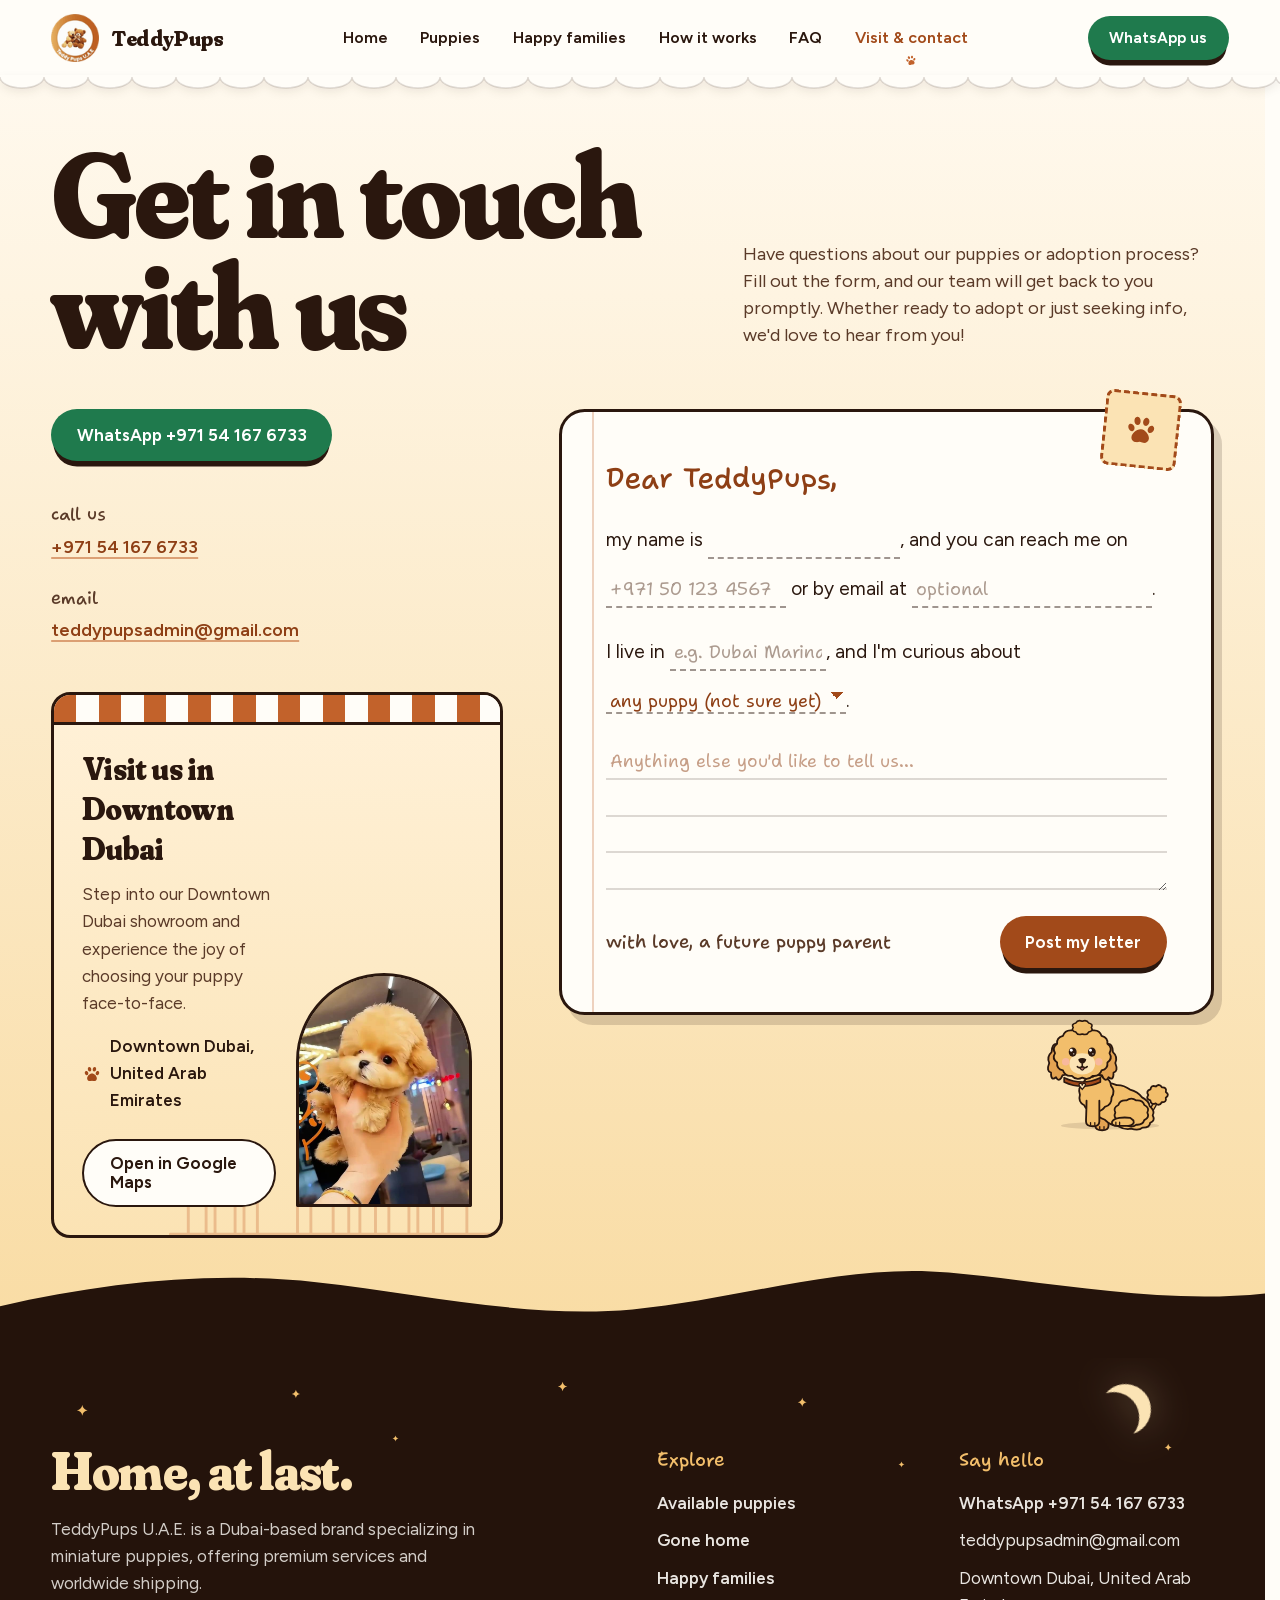
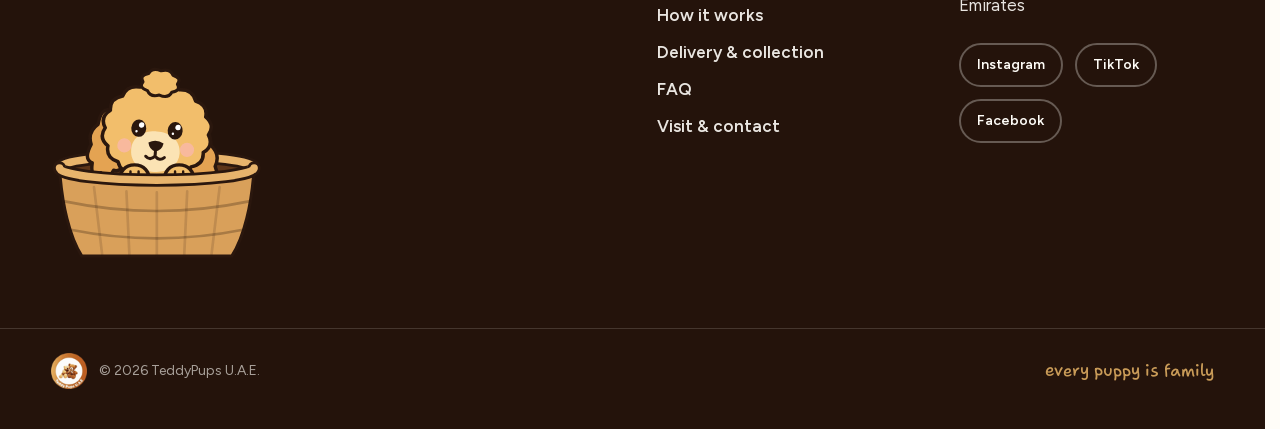
<file: sixthpage/index.html>
<!DOCTYPE html><html lang="en" class="Veu4Sq_variable hpvSLW_variable _91XIoq_variable"><head><meta charset="utf-8"><meta name="viewport" content="width=device-width, initial-scale=1, viewport-fit=cover"><link rel="preload" as="image" imagesrcset="images/image_2.png 1x, images/image.png 2x"><link rel="stylesheet" href="css/2gh-2btcjgkih.css" data-precedence="next"><link rel="stylesheet" href="css/10jf32vdx50lp.css" data-precedence="next"><link rel="preload" as="script" fetchpriority="low" href="js/1jb_fwgazaoni.js"><script src="js/3oou8raeyuv9d.js" async=""></script><script src="js/3umdxiosfhr4i.js" async=""></script><script src="js/2pig6dvmm0b07.js" async=""></script><script src="js/13ebhwe8d-mme.js" async=""></script><script src="js/turbopack-2c3mg3r-05n1w.js" async=""></script><script src="js/2-rfe7f68bjl5.js" async=""></script><script src="js/1llon2cx5n3pm.js" async=""></script><script src="js/3n_i7_kd-icfu.js" async=""></script><script src="js/31atla-pvue69.js" async=""></script><script src="js/14uqkrigpurrq.js" async=""></script><script src="js/177ya708_1zuj.js" async=""></script><script src="js/04u0_mknmf3rz.js" async=""></script><script src="js/1r-q3nrxl-xzq.js" async=""></script><script src="js/0-as3adn0ic8o.js" async=""></script><meta name="theme-color" content="#fffdf8"><meta name="next-size-adjust" content=""><title>Visit &amp; contact | TeddyPups U.A.E.</title><meta name="description" content="Visit TeddyPups in Downtown Dubai or get in touch on WhatsApp, by phone or email."><meta name="application-name" content="TeddyPups U.A.E."><link rel="canonical" href="https://puppy.instabizweb.com/contact"><meta property="og:title" content="Visit &amp; contact | TeddyPups U.A.E."><meta property="og:description" content="Visit TeddyPups in Downtown Dubai or get in touch on WhatsApp, by phone or email."><meta property="og:site_name" content="TeddyPups U.A.E."><meta property="og:locale" content="en_AE"><meta property="og:type" content="website"><meta name="twitter:card" content="summary_large_image"><meta name="twitter:title" content="Visit &amp; contact | TeddyPups U.A.E."><meta name="twitter:description" content="Visit TeddyPups in Downtown Dubai or get in touch on WhatsApp, by phone or email."><link rel="icon" href="images/icon.png" sizes="512x512" type="image/png"><link rel="apple-touch-icon" href="images/apple-icon.png" sizes="180x180" type="image/png"><script src="js/0cz1d0mv5g_q7.js" nomodule=""></script></head><body><div hidden=""><!--$--><!--/$--></div><!--&--><div class="tp-curtain" data-state="intro" aria-hidden="true"><div class="tp-curtain__blanket"><svg class="tp-curtain__edge tp-curtain__edge--top" width="100%" height="40" preserveAspectRatio="none"><defs><pattern id="tp-curtain-scallop" width="76" height="40" patternUnits="userSpaceOnUse"><path d="M0 40V27A38 25 0 0 1 76 27V40Z" fill="#fbe3b4"></path><path d="M0 27A38 25 0 0 1 76 27" fill="none" stroke="#2a170e" stroke-width="3"></path><path d="M11 33A27 19 0 0 1 65 33" fill="none" stroke="#2a170e" stroke-width="1.6" stroke-dasharray="3.5 5.5" stroke-linecap="round" opacity=".42"></path></pattern></defs><rect width="100%" height="40" fill="url(#tp-curtain-scallop)"></rect></svg><div class="tp-curtain__stage"><div class="tp-curtain__prints"><svg viewBox="0 0 64 64" class="tp-curtain__print" style="left:18%;top:6px;rotate:14deg;animation-delay:0.16s"><path d="M32 30.5c-7.6 0-15.6 8.3-15.6 15.5 0 5.4 4.2 8.3 9.2 8.3 2.6 0 4.5-1.1 6.4-1.1s3.8 1.1 6.4 1.1c5 0 9.2-2.9 9.2-8.3 0-7.2-8-15.5-15.6-15.5zM19.28 26.71C21.07 30.08 20.42 33.92 17.84 35.29C15.25 36.67 11.71 35.05 9.92 31.69C8.13 28.32 8.78 24.48 11.36 23.11C13.95 21.73 17.49 23.35 19.28 26.71ZM29.62 15.64C30.32 19.62 28.46 23.26 25.47 23.79C22.48 24.32 19.48 21.53 18.78 17.56C18.08 13.58 19.94 9.94 22.93 9.41C25.92 8.88 28.92 11.67 29.62 15.64ZM45.22 17.56C44.52 21.53 41.52 24.32 38.53 23.79C35.54 23.26 33.68 19.62 34.38 15.64C35.08 11.67 38.08 8.88 41.07 9.41C44.06 9.94 45.92 13.58 45.22 17.56ZM54.08 31.69C52.29 35.05 48.75 36.67 46.16 35.29C43.58 33.92 42.93 30.08 44.72 26.71C46.51 23.35 50.05 21.73 52.64 23.11C55.22 24.48 55.87 28.32 54.08 31.69Z"></path></svg><svg viewBox="0 0 64 64" class="tp-curtain__print" style="left:27%;top:-4px;rotate:6deg;animation-delay:0.28s"><path d="M32 30.5c-7.6 0-15.6 8.3-15.6 15.5 0 5.4 4.2 8.3 9.2 8.3 2.6 0 4.5-1.1 6.4-1.1s3.8 1.1 6.4 1.1c5 0 9.2-2.9 9.2-8.3 0-7.2-8-15.5-15.6-15.5zM19.28 26.71C21.07 30.08 20.42 33.92 17.84 35.29C15.25 36.67 11.71 35.05 9.92 31.69C8.13 28.32 8.78 24.48 11.36 23.11C13.95 21.73 17.49 23.35 19.28 26.71ZM29.62 15.64C30.32 19.62 28.46 23.26 25.47 23.79C22.48 24.32 19.48 21.53 18.78 17.56C18.08 13.58 19.94 9.94 22.93 9.41C25.92 8.88 28.92 11.67 29.62 15.64ZM45.22 17.56C44.52 21.53 41.52 24.32 38.53 23.79C35.54 23.26 33.68 19.62 34.38 15.64C35.08 11.67 38.08 8.88 41.07 9.41C44.06 9.94 45.92 13.58 45.22 17.56ZM54.08 31.69C52.29 35.05 48.75 36.67 46.16 35.29C43.58 33.92 42.93 30.08 44.72 26.71C46.51 23.35 50.05 21.73 52.64 23.11C55.22 24.48 55.87 28.32 54.08 31.69Z"></path></svg><svg viewBox="0 0 64 64" class="tp-curtain__print" style="left:36%;top:7px;rotate:18deg;animation-delay:0.4s"><path d="M32 30.5c-7.6 0-15.6 8.3-15.6 15.5 0 5.4 4.2 8.3 9.2 8.3 2.6 0 4.5-1.1 6.4-1.1s3.8 1.1 6.4 1.1c5 0 9.2-2.9 9.2-8.3 0-7.2-8-15.5-15.6-15.5zM19.28 26.71C21.07 30.08 20.42 33.92 17.84 35.29C15.25 36.67 11.71 35.05 9.92 31.69C8.13 28.32 8.78 24.48 11.36 23.11C13.95 21.73 17.49 23.35 19.28 26.71ZM29.62 15.64C30.32 19.62 28.46 23.26 25.47 23.79C22.48 24.32 19.48 21.53 18.78 17.56C18.08 13.58 19.94 9.94 22.93 9.41C25.92 8.88 28.92 11.67 29.62 15.64ZM45.22 17.56C44.52 21.53 41.52 24.32 38.53 23.79C35.54 23.26 33.68 19.62 34.38 15.64C35.08 11.67 38.08 8.88 41.07 9.41C44.06 9.94 45.92 13.58 45.22 17.56ZM54.08 31.69C52.29 35.05 48.75 36.67 46.16 35.29C43.58 33.92 42.93 30.08 44.72 26.71C46.51 23.35 50.05 21.73 52.64 23.11C55.22 24.48 55.87 28.32 54.08 31.69Z"></path></svg><svg viewBox="0 0 64 64" class="tp-curtain__print" style="left:45%;top:-3px;rotate:4deg;animation-delay:0.52s"><path d="M32 30.5c-7.6 0-15.6 8.3-15.6 15.5 0 5.4 4.2 8.3 9.2 8.3 2.6 0 4.5-1.1 6.4-1.1s3.8 1.1 6.4 1.1c5 0 9.2-2.9 9.2-8.3 0-7.2-8-15.5-15.6-15.5zM19.28 26.71C21.07 30.08 20.42 33.92 17.84 35.29C15.25 36.67 11.71 35.05 9.92 31.69C8.13 28.32 8.78 24.48 11.36 23.11C13.95 21.73 17.49 23.35 19.28 26.71ZM29.62 15.64C30.32 19.62 28.46 23.26 25.47 23.79C22.48 24.32 19.48 21.53 18.78 17.56C18.08 13.58 19.94 9.94 22.93 9.41C25.92 8.88 28.92 11.67 29.62 15.64ZM45.22 17.56C44.52 21.53 41.52 24.32 38.53 23.79C35.54 23.26 33.68 19.62 34.38 15.64C35.08 11.67 38.08 8.88 41.07 9.41C44.06 9.94 45.92 13.58 45.22 17.56ZM54.08 31.69C52.29 35.05 48.75 36.67 46.16 35.29C43.58 33.92 42.93 30.08 44.72 26.71C46.51 23.35 50.05 21.73 52.64 23.11C55.22 24.48 55.87 28.32 54.08 31.69Z"></path></svg><svg viewBox="0 0 64 64" class="tp-curtain__print" style="left:54%;top:6px;rotate:16deg;animation-delay:0.64s"><path d="M32 30.5c-7.6 0-15.6 8.3-15.6 15.5 0 5.4 4.2 8.3 9.2 8.3 2.6 0 4.5-1.1 6.4-1.1s3.8 1.1 6.4 1.1c5 0 9.2-2.9 9.2-8.3 0-7.2-8-15.5-15.6-15.5zM19.28 26.71C21.07 30.08 20.42 33.92 17.84 35.29C15.25 36.67 11.71 35.05 9.92 31.69C8.13 28.32 8.78 24.48 11.36 23.11C13.95 21.73 17.49 23.35 19.28 26.71ZM29.62 15.64C30.32 19.62 28.46 23.26 25.47 23.79C22.48 24.32 19.48 21.53 18.78 17.56C18.08 13.58 19.94 9.94 22.93 9.41C25.92 8.88 28.92 11.67 29.62 15.64ZM45.22 17.56C44.52 21.53 41.52 24.32 38.53 23.79C35.54 23.26 33.68 19.62 34.38 15.64C35.08 11.67 38.08 8.88 41.07 9.41C44.06 9.94 45.92 13.58 45.22 17.56ZM54.08 31.69C52.29 35.05 48.75 36.67 46.16 35.29C43.58 33.92 42.93 30.08 44.72 26.71C46.51 23.35 50.05 21.73 52.64 23.11C55.22 24.48 55.87 28.32 54.08 31.69Z"></path></svg></div><div class="tp-curtain__runner"><svg viewBox="0 0 300 240" class="tp-runner " aria-hidden="true" focusable="false" style="overflow:visible"><ellipse cx="150" cy="230" rx="86" ry="7" fill="#2a170e" opacity="0.12" class="tp-runner__shadow"></ellipse><g class="tp-runner__body"><g class="tp-runner__leg tp-runner__leg--bf" style="transform-origin:94px 192px"><g transform="translate(94 192)"><path d="M-14 -14 C-14 4 -12 18 -12 27 C-12 34 -7 36 0 36 C9 36 13 33 13 27 C13 18 14 4 14 -14Z" fill="#e4a352"></path><path d="M-14 -14 C-14 4 -12 18 -12 27 C-12 34 -7 36 0 36 C9 36 13 33 13 27 C13 18 14 4 14 -14" stroke="#2a170e" stroke-width="3.4" stroke-linejoin="round" stroke-linecap="round" fill="none"></path><path d="M-3.5 29 v5 M4.5 29 v5" stroke="#2a170e" stroke-width="2.4" stroke-linejoin="round" stroke-linecap="round" fill="none"></path></g></g><g class="tp-runner__leg tp-runner__leg--ff" style="transform-origin:168px 192px"><g transform="translate(168 192)"><path d="M-11 -14 C-11 4 -12 18 -12 27 C-12 34 -7 36 0 36 C9 36 13 33 13 27 C13 18 11 4 11 -14Z" fill="#e4a352"></path><path d="M-11 -14 C-11 4 -12 18 -12 27 C-12 34 -7 36 0 36 C9 36 13 33 13 27 C13 18 11 4 11 -14" stroke="#2a170e" stroke-width="3.4" stroke-linejoin="round" stroke-linecap="round" fill="none"></path><path d="M-3.5 29 v5 M4.5 29 v5" stroke="#2a170e" stroke-width="2.4" stroke-linejoin="round" stroke-linecap="round" fill="none"></path></g></g><g class="tp-runner__tail" style="transform-origin:84px 150px"><path d="M86 152 C80 146 76 140 74 136" stroke="#2a170e" stroke-width="9" stroke-linejoin="round" stroke-linecap="round" fill="none"></path><path d="M86 152 C80 146 76 140 74 136" stroke="#f2be6b" stroke-width="4" fill="none" stroke-linecap="round"></path><path d="M70.0 110.0Q78.1 105.0 80.9 113.7Q90.5 114.8 86.7 123.2Q93.4 129.9 84.7 134.0Q85.2 143.1 75.8 141.0Q70.0 148.3 64.2 141.0Q54.8 143.1 55.3 134.0Q46.6 129.9 53.3 123.2Q49.5 114.8 59.1 113.7Q61.9 105.0 70.0 110.0Z" fill="#f2be6b" stroke="#2a170e" stroke-width="3.4" stroke-linejoin="round" stroke-linecap="round"></path></g><g class="tp-runner__leg tp-runner__leg--bn" style="transform-origin:110px 194px"><g transform="translate(110 194)"><path d="M-15 -14 C-15 4 -12 16 -12 25 C-12 32 -7 34 0 34 C9 34 13 31 13 25 C13 16 15 4 15 -14Z" fill="#f2be6b"></path><path d="M-15 -14 C-15 4 -12 16 -12 25 C-12 32 -7 34 0 34 C9 34 13 31 13 25 C13 16 15 4 15 -14" stroke="#2a170e" stroke-width="3.4" stroke-linejoin="round" stroke-linecap="round" fill="none"></path><path d="M-3.5 27 v5 M4.5 27 v5" stroke="#2a170e" stroke-width="2.4" stroke-linejoin="round" stroke-linecap="round" fill="none"></path></g></g><path d="M76.8 175.6Q69.0 167.9 78.2 160.7Q76.6 151.8 90.3 147.3Q95.2 138.9 110.9 137.9Q121.6 131.3 136.7 134.0Q151.1 130.5 162.9 136.4Q178.7 136.4 185.3 144.5Q199.7 148.2 199.7 157.1Q210.3 163.7 203.9 171.9Q208.7 180.4 197.0 186.3Q195.3 195.2 180.3 198.0Q172.3 205.7 156.6 204.8Q143.7 210.0 130.0 205.6Q114.5 207.4 105.1 200.2Q89.7 198.3 86.3 189.6Q73.6 184.3 76.8 175.6Z" fill="#f2be6b" stroke="#2a170e" stroke-width="3.4" stroke-linejoin="round" stroke-linecap="round"></path><path d="M182.7 196.4Q169.4 196.9 166.6 183.0Q156.1 174.1 162.3 161.5Q159.6 147.6 171.9 142.2Q178.2 129.7 191.0 134.0Q203.3 128.7 210.5 140.8Q223.1 145.2 221.3 159.3Q228.4 171.5 218.5 181.0Q216.6 195.1 203.2 195.7Q193.3 205.1 182.7 196.4Z" fill="#f2be6b" stroke="#2a170e" stroke-width="3.4" stroke-linejoin="round" stroke-linecap="round"></path><g class="tp-runner__leg tp-runner__leg--fn" style="transform-origin:186px 194px"><g transform="translate(186 194)"><path d="M-12 -14 C-12 4 -12 16 -12 25 C-12 32 -7 34 0 34 C9 34 13 31 13 25 C13 16 12 4 12 -14Z" fill="#f2be6b"></path><path d="M-12 -14 C-12 4 -12 16 -12 25 C-12 32 -7 34 0 34 C9 34 13 31 13 25 C13 16 12 4 12 -14" stroke="#2a170e" stroke-width="3.4" stroke-linejoin="round" stroke-linecap="round" fill="none"></path><path d="M-3.5 27 v5 M4.5 27 v5" stroke="#2a170e" stroke-width="2.4" stroke-linejoin="round" stroke-linecap="round" fill="none"></path></g></g><g class="tp-runner__head"><path d="M178 146 Q212 162 246 146 L246 154 Q212 170 178 154 Z" fill="#a24a1a" stroke="#2a170e" stroke-width="3" stroke-linejoin="round" stroke-linecap="round"></path><path d="M212 160 C212 156 206 155 206 159.4 C206 163 212 166.6 212 168.4 C212 166.6 218 163 218 159.4 C218 155 212 156 212 160 Z" fill="#fbe3b4" stroke="#2a170e" stroke-width="2.4" stroke-linejoin="round" stroke-linecap="round"></path><path d="M177.1 78.7Q186.9 70.8 186.6 87.4Q196.0 89.9 189.9 105.5Q195.2 117.3 185.5 126.0Q184.7 142.8 175.2 141.2Q168.7 156.5 162.9 145.3Q153.1 153.2 153.4 136.6Q144.0 134.1 150.1 118.5Q144.8 106.7 154.5 98.0Q155.3 81.2 164.8 82.8Q171.3 67.5 177.1 78.7Z" fill="#e4a352" stroke="#2a170e" stroke-width="3.4" stroke-linejoin="round" stroke-linecap="round" class="tp-runner__ear" style="transform-origin:174px 82px"></path><path d="M246.9 78.7Q252.7 67.5 259.2 82.8Q268.7 81.2 269.5 98.0Q279.2 106.7 273.9 118.5Q280.0 134.1 270.6 136.6Q270.9 153.2 261.1 145.3Q255.3 156.5 248.8 141.2Q239.3 142.8 238.5 126.0Q228.8 117.3 234.1 105.5Q228.0 89.9 237.4 87.4Q237.1 70.8 246.9 78.7Z" fill="#e4a352" stroke="#2a170e" stroke-width="3.4" stroke-linejoin="round" stroke-linecap="round" class="tp-runner__ear tp-runner__ear--r" style="transform-origin:250px 82px"></path><path d="M212.0 54.0Q223.4 48.2 231.5 57.5Q244.5 56.1 248.1 67.5Q260.7 70.7 259.1 82.4Q269.4 89.7 263.0 100.0Q269.4 110.3 259.1 117.6Q260.7 129.3 248.1 132.5Q244.5 143.9 231.5 142.5Q223.4 151.8 212.0 146.0Q200.6 151.8 192.5 142.5Q179.5 143.9 175.9 132.5Q163.3 129.3 164.9 117.6Q154.6 110.3 161.0 100.0Q154.6 89.7 164.9 82.4Q163.3 70.7 175.9 67.5Q179.5 56.1 192.5 57.5Q200.6 48.2 212.0 54.0Z" fill="#f2be6b" stroke="#2a170e" stroke-width="3.4" stroke-linejoin="round" stroke-linecap="round"></path><path d="M195.0 52.0Q190.7 45.8 200.0 43.5Q203.2 36.9 212.0 40.0Q220.8 36.9 224.0 43.5Q233.3 45.8 229.0 52.0Q233.3 58.2 224.0 60.5Q220.8 67.1 212.0 64.0Q203.2 67.1 200.0 60.5Q190.7 58.2 195.0 52.0Z" fill="#f2be6b" stroke="#2a170e" stroke-width="3" stroke-linejoin="round" stroke-linecap="round"></path><path d="M188 120 C188 106 200 100 212 100 C224 100 236 106 236 120 C236 133 225 140 212 140 C199 140 188 133 188 120 Z" fill="#fbe3b4"></path><circle cx="181" cy="116" r="7" fill="#f9b9a6" opacity="0.85"></circle><circle cx="243" cy="116" r="7" fill="#f9b9a6" opacity="0.85"></circle><path d="M186.5 101 Q194 91.5 201.5 101 M222.5 101 Q230 91.5 237.5 101" stroke="#2a170e" stroke-width="3.4" stroke-linejoin="round" stroke-linecap="round" fill="none"></path><path d="M204.5 111.5 Q212 107.2 219.5 111.5 Q218.2 118.4 212 120 Q205.8 118.4 204.5 111.5 Z" fill="#2a170e"></path><path d="M212 120 V124.5 M212 124.5 Q207.2 129.6 202.8 125.2 M212 124.5 Q216.8 129.6 221.2 125.2" stroke="#2a170e" stroke-width="3" stroke-linejoin="round" stroke-linecap="round" fill="none"></path><path d="M207.6 127.4 Q212 136.6 216.4 127.4 Z" fill="#e98c8c" stroke="#2a170e" stroke-width="2.2" stroke-linejoin="round"></path></g></g></svg></div><p class="tp-curtain__note font-scrawl">every puppy is family</p></div><svg class="tp-curtain__edge tp-curtain__edge--bottom" width="100%" height="40" preserveAspectRatio="none"><rect width="100%" height="40" fill="url(#tp-curtain-scallop)"></rect></svg></div></div><a href="#main" class="sr-only-focusable fixed left-4 top-4 z-[100] rounded-full bg-cocoa px-5 py-3 font-semibold text-milk">Skip to content</a><header id="site-header" data-scrolled="false" data-hidden="false" class="tp-header fixed inset-x-0 top-0 z-50"><div class="tp-header__bar gutter"><a class="tp-header__brand" aria-label="TeddyPups U.A.E. — home" href="/"><img alt="" width="56" height="56" decoding="async" data-nimg="1" class="tp-header__logo" style="color:transparent" srcset="images/image_2.png 1x, images/image.png 2x" src="images/image.png"><span class="font-plush tp-header__name">TeddyPups</span></a><nav aria-label="Main" class="tp-header__nav"><ul><li><a data-active="false" class="tp-nav-link" href="/"><span>Home</span><svg viewBox="0 0 64 64" class="tp-nav-link__paw" aria-hidden="true" fill="currentColor"><path d="M32 30.5c-7.6 0-15.6 8.3-15.6 15.5 0 5.4 4.2 8.3 9.2 8.3 2.6 0 4.5-1.1 6.4-1.1s3.8 1.1 6.4 1.1c5 0 9.2-2.9 9.2-8.3 0-7.2-8-15.5-15.6-15.5zM19.28 26.71C21.07 30.08 20.42 33.92 17.84 35.29C15.25 36.67 11.71 35.05 9.92 31.69C8.13 28.32 8.78 24.48 11.36 23.11C13.95 21.73 17.49 23.35 19.28 26.71ZM29.62 15.64C30.32 19.62 28.46 23.26 25.47 23.79C22.48 24.32 19.48 21.53 18.78 17.56C18.08 13.58 19.94 9.94 22.93 9.41C25.92 8.88 28.92 11.67 29.62 15.64ZM45.22 17.56C44.52 21.53 41.52 24.32 38.53 23.79C35.54 23.26 33.68 19.62 34.38 15.64C35.08 11.67 38.08 8.88 41.07 9.41C44.06 9.94 45.92 13.58 45.22 17.56ZM54.08 31.69C52.29 35.05 48.75 36.67 46.16 35.29C43.58 33.92 42.93 30.08 44.72 26.71C46.51 23.35 50.05 21.73 52.64 23.11C55.22 24.48 55.87 28.32 54.08 31.69Z"></path></svg></a></li><li><a data-active="false" class="tp-nav-link" href="/puppies"><span>Puppies</span><svg viewBox="0 0 64 64" class="tp-nav-link__paw" aria-hidden="true" fill="currentColor"><path d="M32 30.5c-7.6 0-15.6 8.3-15.6 15.5 0 5.4 4.2 8.3 9.2 8.3 2.6 0 4.5-1.1 6.4-1.1s3.8 1.1 6.4 1.1c5 0 9.2-2.9 9.2-8.3 0-7.2-8-15.5-15.6-15.5zM19.28 26.71C21.07 30.08 20.42 33.92 17.84 35.29C15.25 36.67 11.71 35.05 9.92 31.69C8.13 28.32 8.78 24.48 11.36 23.11C13.95 21.73 17.49 23.35 19.28 26.71ZM29.62 15.64C30.32 19.62 28.46 23.26 25.47 23.79C22.48 24.32 19.48 21.53 18.78 17.56C18.08 13.58 19.94 9.94 22.93 9.41C25.92 8.88 28.92 11.67 29.62 15.64ZM45.22 17.56C44.52 21.53 41.52 24.32 38.53 23.79C35.54 23.26 33.68 19.62 34.38 15.64C35.08 11.67 38.08 8.88 41.07 9.41C44.06 9.94 45.92 13.58 45.22 17.56ZM54.08 31.69C52.29 35.05 48.75 36.67 46.16 35.29C43.58 33.92 42.93 30.08 44.72 26.71C46.51 23.35 50.05 21.73 52.64 23.11C55.22 24.48 55.87 28.32 54.08 31.69Z"></path></svg></a></li><li><a data-active="false" class="tp-nav-link" href="/happy-families"><span>Happy families</span><svg viewBox="0 0 64 64" class="tp-nav-link__paw" aria-hidden="true" fill="currentColor"><path d="M32 30.5c-7.6 0-15.6 8.3-15.6 15.5 0 5.4 4.2 8.3 9.2 8.3 2.6 0 4.5-1.1 6.4-1.1s3.8 1.1 6.4 1.1c5 0 9.2-2.9 9.2-8.3 0-7.2-8-15.5-15.6-15.5zM19.28 26.71C21.07 30.08 20.42 33.92 17.84 35.29C15.25 36.67 11.71 35.05 9.92 31.69C8.13 28.32 8.78 24.48 11.36 23.11C13.95 21.73 17.49 23.35 19.28 26.71ZM29.62 15.64C30.32 19.62 28.46 23.26 25.47 23.79C22.48 24.32 19.48 21.53 18.78 17.56C18.08 13.58 19.94 9.94 22.93 9.41C25.92 8.88 28.92 11.67 29.62 15.64ZM45.22 17.56C44.52 21.53 41.52 24.32 38.53 23.79C35.54 23.26 33.68 19.62 34.38 15.64C35.08 11.67 38.08 8.88 41.07 9.41C44.06 9.94 45.92 13.58 45.22 17.56ZM54.08 31.69C52.29 35.05 48.75 36.67 46.16 35.29C43.58 33.92 42.93 30.08 44.72 26.71C46.51 23.35 50.05 21.73 52.64 23.11C55.22 24.48 55.87 28.32 54.08 31.69Z"></path></svg></a></li><li><a data-active="false" class="tp-nav-link" href="/how-it-works"><span>How it works</span><svg viewBox="0 0 64 64" class="tp-nav-link__paw" aria-hidden="true" fill="currentColor"><path d="M32 30.5c-7.6 0-15.6 8.3-15.6 15.5 0 5.4 4.2 8.3 9.2 8.3 2.6 0 4.5-1.1 6.4-1.1s3.8 1.1 6.4 1.1c5 0 9.2-2.9 9.2-8.3 0-7.2-8-15.5-15.6-15.5zM19.28 26.71C21.07 30.08 20.42 33.92 17.84 35.29C15.25 36.67 11.71 35.05 9.92 31.69C8.13 28.32 8.78 24.48 11.36 23.11C13.95 21.73 17.49 23.35 19.28 26.71ZM29.62 15.64C30.32 19.62 28.46 23.26 25.47 23.79C22.48 24.32 19.48 21.53 18.78 17.56C18.08 13.58 19.94 9.94 22.93 9.41C25.92 8.88 28.92 11.67 29.62 15.64ZM45.22 17.56C44.52 21.53 41.52 24.32 38.53 23.79C35.54 23.26 33.68 19.62 34.38 15.64C35.08 11.67 38.08 8.88 41.07 9.41C44.06 9.94 45.92 13.58 45.22 17.56ZM54.08 31.69C52.29 35.05 48.75 36.67 46.16 35.29C43.58 33.92 42.93 30.08 44.72 26.71C46.51 23.35 50.05 21.73 52.64 23.11C55.22 24.48 55.87 28.32 54.08 31.69Z"></path></svg></a></li><li><a data-active="false" class="tp-nav-link" href="/faq"><span>FAQ</span><svg viewBox="0 0 64 64" class="tp-nav-link__paw" aria-hidden="true" fill="currentColor"><path d="M32 30.5c-7.6 0-15.6 8.3-15.6 15.5 0 5.4 4.2 8.3 9.2 8.3 2.6 0 4.5-1.1 6.4-1.1s3.8 1.1 6.4 1.1c5 0 9.2-2.9 9.2-8.3 0-7.2-8-15.5-15.6-15.5zM19.28 26.71C21.07 30.08 20.42 33.92 17.84 35.29C15.25 36.67 11.71 35.05 9.92 31.69C8.13 28.32 8.78 24.48 11.36 23.11C13.95 21.73 17.49 23.35 19.28 26.71ZM29.62 15.64C30.32 19.62 28.46 23.26 25.47 23.79C22.48 24.32 19.48 21.53 18.78 17.56C18.08 13.58 19.94 9.94 22.93 9.41C25.92 8.88 28.92 11.67 29.62 15.64ZM45.22 17.56C44.52 21.53 41.52 24.32 38.53 23.79C35.54 23.26 33.68 19.62 34.38 15.64C35.08 11.67 38.08 8.88 41.07 9.41C44.06 9.94 45.92 13.58 45.22 17.56ZM54.08 31.69C52.29 35.05 48.75 36.67 46.16 35.29C43.58 33.92 42.93 30.08 44.72 26.71C46.51 23.35 50.05 21.73 52.64 23.11C55.22 24.48 55.87 28.32 54.08 31.69Z"></path></svg></a></li><li><a aria-current="page" data-active="true" class="tp-nav-link" href="/contact"><span>Visit &amp; contact</span><svg viewBox="0 0 64 64" class="tp-nav-link__paw" aria-hidden="true" fill="currentColor"><path d="M32 30.5c-7.6 0-15.6 8.3-15.6 15.5 0 5.4 4.2 8.3 9.2 8.3 2.6 0 4.5-1.1 6.4-1.1s3.8 1.1 6.4 1.1c5 0 9.2-2.9 9.2-8.3 0-7.2-8-15.5-15.6-15.5zM19.28 26.71C21.07 30.08 20.42 33.92 17.84 35.29C15.25 36.67 11.71 35.05 9.92 31.69C8.13 28.32 8.78 24.48 11.36 23.11C13.95 21.73 17.49 23.35 19.28 26.71ZM29.62 15.64C30.32 19.62 28.46 23.26 25.47 23.79C22.48 24.32 19.48 21.53 18.78 17.56C18.08 13.58 19.94 9.94 22.93 9.41C25.92 8.88 28.92 11.67 29.62 15.64ZM45.22 17.56C44.52 21.53 41.52 24.32 38.53 23.79C35.54 23.26 33.68 19.62 34.38 15.64C35.08 11.67 38.08 8.88 41.07 9.41C44.06 9.94 45.92 13.58 45.22 17.56ZM54.08 31.69C52.29 35.05 48.75 36.67 46.16 35.29C43.58 33.92 42.93 30.08 44.72 26.71C46.51 23.35 50.05 21.73 52.64 23.11C55.22 24.48 55.87 28.32 54.08 31.69Z"></path></svg></a></li></ul></nav><div class="tp-header__end"><a href="https://wa.me/971541676733?text=Hi%20TeddyPups!%20I'd%20love%20to%20know%20more%20about%20your%20puppies." target="_blank" rel="noopener noreferrer" class="btn btn-whatsapp tp-header__wa">WhatsApp us</a><button type="button" class="inline-flex h-10 items-center gap-2 rounded-full border-2 border-cocoa bg-milk px-4 text-[0.95rem] font-semibold lg:hidden" aria-haspopup="dialog"><svg viewBox="0 0 64 64" class="size-4" aria-hidden="true" fill="currentColor"><path d="M32 30.5c-7.6 0-15.6 8.3-15.6 15.5 0 5.4 4.2 8.3 9.2 8.3 2.6 0 4.5-1.1 6.4-1.1s3.8 1.1 6.4 1.1c5 0 9.2-2.9 9.2-8.3 0-7.2-8-15.5-15.6-15.5zM19.28 26.71C21.07 30.08 20.42 33.92 17.84 35.29C15.25 36.67 11.71 35.05 9.92 31.69C8.13 28.32 8.78 24.48 11.36 23.11C13.95 21.73 17.49 23.35 19.28 26.71ZM29.62 15.64C30.32 19.62 28.46 23.26 25.47 23.79C22.48 24.32 19.48 21.53 18.78 17.56C18.08 13.58 19.94 9.94 22.93 9.41C25.92 8.88 28.92 11.67 29.62 15.64ZM45.22 17.56C44.52 21.53 41.52 24.32 38.53 23.79C35.54 23.26 33.68 19.62 34.38 15.64C35.08 11.67 38.08 8.88 41.07 9.41C44.06 9.94 45.92 13.58 45.22 17.56ZM54.08 31.69C52.29 35.05 48.75 36.67 46.16 35.29C43.58 33.92 42.93 30.08 44.72 26.71C46.51 23.35 50.05 21.73 52.64 23.11C55.22 24.48 55.87 28.32 54.08 31.69Z"></path></svg>Menu</button><dialog aria-label="Site menu" class="tp-menu m-0 h-dvh max-h-none w-screen max-w-none bg-honey p-0 text-cocoa backdrop:bg-cocoa/40"><div class="flex h-full flex-col gutter pb-[calc(1.5rem+env(safe-area-inset-bottom))] pt-5"><div class="flex items-center justify-between"><span class="font-scrawl text-lg">where to, friend?</span><button type="button" class="h-11 rounded-full bg-cocoa px-5 font-semibold text-milk">Close</button></div><nav aria-label="Mobile" class="mt-10 flex-1"><ul class="space-y-1"><li><a data-active="false" class="tp-menu-link font-plush block py-2 text-[clamp(2.4rem,11vw,3.4rem)]" href="/"><span>Home</span><svg viewBox="0 0 64 64" class="tp-nav-link__paw" aria-hidden="true" fill="currentColor"><path d="M32 30.5c-7.6 0-15.6 8.3-15.6 15.5 0 5.4 4.2 8.3 9.2 8.3 2.6 0 4.5-1.1 6.4-1.1s3.8 1.1 6.4 1.1c5 0 9.2-2.9 9.2-8.3 0-7.2-8-15.5-15.6-15.5zM19.28 26.71C21.07 30.08 20.42 33.92 17.84 35.29C15.25 36.67 11.71 35.05 9.92 31.69C8.13 28.32 8.78 24.48 11.36 23.11C13.95 21.73 17.49 23.35 19.28 26.71ZM29.62 15.64C30.32 19.62 28.46 23.26 25.47 23.79C22.48 24.32 19.48 21.53 18.78 17.56C18.08 13.58 19.94 9.94 22.93 9.41C25.92 8.88 28.92 11.67 29.62 15.64ZM45.22 17.56C44.52 21.53 41.52 24.32 38.53 23.79C35.54 23.26 33.68 19.62 34.38 15.64C35.08 11.67 38.08 8.88 41.07 9.41C44.06 9.94 45.92 13.58 45.22 17.56ZM54.08 31.69C52.29 35.05 48.75 36.67 46.16 35.29C43.58 33.92 42.93 30.08 44.72 26.71C46.51 23.35 50.05 21.73 52.64 23.11C55.22 24.48 55.87 28.32 54.08 31.69Z"></path></svg></a></li><li><a data-active="false" class="tp-menu-link font-plush block py-2 text-[clamp(2.4rem,11vw,3.4rem)]" href="/puppies"><span>Puppies</span><svg viewBox="0 0 64 64" class="tp-nav-link__paw" aria-hidden="true" fill="currentColor"><path d="M32 30.5c-7.6 0-15.6 8.3-15.6 15.5 0 5.4 4.2 8.3 9.2 8.3 2.6 0 4.5-1.1 6.4-1.1s3.8 1.1 6.4 1.1c5 0 9.2-2.9 9.2-8.3 0-7.2-8-15.5-15.6-15.5zM19.28 26.71C21.07 30.08 20.42 33.92 17.84 35.29C15.25 36.67 11.71 35.05 9.92 31.69C8.13 28.32 8.78 24.48 11.36 23.11C13.95 21.73 17.49 23.35 19.28 26.71ZM29.62 15.64C30.32 19.62 28.46 23.26 25.47 23.79C22.48 24.32 19.48 21.53 18.78 17.56C18.08 13.58 19.94 9.94 22.93 9.41C25.92 8.88 28.92 11.67 29.62 15.64ZM45.22 17.56C44.52 21.53 41.52 24.32 38.53 23.79C35.54 23.26 33.68 19.62 34.38 15.64C35.08 11.67 38.08 8.88 41.07 9.41C44.06 9.94 45.92 13.58 45.22 17.56ZM54.08 31.69C52.29 35.05 48.75 36.67 46.16 35.29C43.58 33.92 42.93 30.08 44.72 26.71C46.51 23.35 50.05 21.73 52.64 23.11C55.22 24.48 55.87 28.32 54.08 31.69Z"></path></svg></a></li><li><a data-active="false" class="tp-menu-link font-plush block py-2 text-[clamp(2.4rem,11vw,3.4rem)]" href="/happy-families"><span>Happy families</span><svg viewBox="0 0 64 64" class="tp-nav-link__paw" aria-hidden="true" fill="currentColor"><path d="M32 30.5c-7.6 0-15.6 8.3-15.6 15.5 0 5.4 4.2 8.3 9.2 8.3 2.6 0 4.5-1.1 6.4-1.1s3.8 1.1 6.4 1.1c5 0 9.2-2.9 9.2-8.3 0-7.2-8-15.5-15.6-15.5zM19.28 26.71C21.07 30.08 20.42 33.92 17.84 35.29C15.25 36.67 11.71 35.05 9.92 31.69C8.13 28.32 8.78 24.48 11.36 23.11C13.95 21.73 17.49 23.35 19.28 26.71ZM29.62 15.64C30.32 19.62 28.46 23.26 25.47 23.79C22.48 24.32 19.48 21.53 18.78 17.56C18.08 13.58 19.94 9.94 22.93 9.41C25.92 8.88 28.92 11.67 29.62 15.64ZM45.22 17.56C44.52 21.53 41.52 24.32 38.53 23.79C35.54 23.26 33.68 19.62 34.38 15.64C35.08 11.67 38.08 8.88 41.07 9.41C44.06 9.94 45.92 13.58 45.22 17.56ZM54.08 31.69C52.29 35.05 48.75 36.67 46.16 35.29C43.58 33.92 42.93 30.08 44.72 26.71C46.51 23.35 50.05 21.73 52.64 23.11C55.22 24.48 55.87 28.32 54.08 31.69Z"></path></svg></a></li><li><a data-active="false" class="tp-menu-link font-plush block py-2 text-[clamp(2.4rem,11vw,3.4rem)]" href="/how-it-works"><span>How it works</span><svg viewBox="0 0 64 64" class="tp-nav-link__paw" aria-hidden="true" fill="currentColor"><path d="M32 30.5c-7.6 0-15.6 8.3-15.6 15.5 0 5.4 4.2 8.3 9.2 8.3 2.6 0 4.5-1.1 6.4-1.1s3.8 1.1 6.4 1.1c5 0 9.2-2.9 9.2-8.3 0-7.2-8-15.5-15.6-15.5zM19.28 26.71C21.07 30.08 20.42 33.92 17.84 35.29C15.25 36.67 11.71 35.05 9.92 31.69C8.13 28.32 8.78 24.48 11.36 23.11C13.95 21.73 17.49 23.35 19.28 26.71ZM29.62 15.64C30.32 19.62 28.46 23.26 25.47 23.79C22.48 24.32 19.48 21.53 18.78 17.56C18.08 13.58 19.94 9.94 22.93 9.41C25.92 8.88 28.92 11.67 29.62 15.64ZM45.22 17.56C44.52 21.53 41.52 24.32 38.53 23.79C35.54 23.26 33.68 19.62 34.38 15.64C35.08 11.67 38.08 8.88 41.07 9.41C44.06 9.94 45.92 13.58 45.22 17.56ZM54.08 31.69C52.29 35.05 48.75 36.67 46.16 35.29C43.58 33.92 42.93 30.08 44.72 26.71C46.51 23.35 50.05 21.73 52.64 23.11C55.22 24.48 55.87 28.32 54.08 31.69Z"></path></svg></a></li><li><a data-active="false" class="tp-menu-link font-plush block py-2 text-[clamp(2.4rem,11vw,3.4rem)]" href="/faq"><span>FAQ</span><svg viewBox="0 0 64 64" class="tp-nav-link__paw" aria-hidden="true" fill="currentColor"><path d="M32 30.5c-7.6 0-15.6 8.3-15.6 15.5 0 5.4 4.2 8.3 9.2 8.3 2.6 0 4.5-1.1 6.4-1.1s3.8 1.1 6.4 1.1c5 0 9.2-2.9 9.2-8.3 0-7.2-8-15.5-15.6-15.5zM19.28 26.71C21.07 30.08 20.42 33.92 17.84 35.29C15.25 36.67 11.71 35.05 9.92 31.69C8.13 28.32 8.78 24.48 11.36 23.11C13.95 21.73 17.49 23.35 19.28 26.71ZM29.62 15.64C30.32 19.62 28.46 23.26 25.47 23.79C22.48 24.32 19.48 21.53 18.78 17.56C18.08 13.58 19.94 9.94 22.93 9.41C25.92 8.88 28.92 11.67 29.62 15.64ZM45.22 17.56C44.52 21.53 41.52 24.32 38.53 23.79C35.54 23.26 33.68 19.62 34.38 15.64C35.08 11.67 38.08 8.88 41.07 9.41C44.06 9.94 45.92 13.58 45.22 17.56ZM54.08 31.69C52.29 35.05 48.75 36.67 46.16 35.29C43.58 33.92 42.93 30.08 44.72 26.71C46.51 23.35 50.05 21.73 52.64 23.11C55.22 24.48 55.87 28.32 54.08 31.69Z"></path></svg></a></li><li><a aria-current="page" data-active="true" class="tp-menu-link font-plush block py-2 text-[clamp(2.4rem,11vw,3.4rem)]" href="/contact"><span>Visit &amp; contact</span><svg viewBox="0 0 64 64" class="tp-nav-link__paw" aria-hidden="true" fill="currentColor"><path d="M32 30.5c-7.6 0-15.6 8.3-15.6 15.5 0 5.4 4.2 8.3 9.2 8.3 2.6 0 4.5-1.1 6.4-1.1s3.8 1.1 6.4 1.1c5 0 9.2-2.9 9.2-8.3 0-7.2-8-15.5-15.6-15.5zM19.28 26.71C21.07 30.08 20.42 33.92 17.84 35.29C15.25 36.67 11.71 35.05 9.92 31.69C8.13 28.32 8.78 24.48 11.36 23.11C13.95 21.73 17.49 23.35 19.28 26.71ZM29.62 15.64C30.32 19.62 28.46 23.26 25.47 23.79C22.48 24.32 19.48 21.53 18.78 17.56C18.08 13.58 19.94 9.94 22.93 9.41C25.92 8.88 28.92 11.67 29.62 15.64ZM45.22 17.56C44.52 21.53 41.52 24.32 38.53 23.79C35.54 23.26 33.68 19.62 34.38 15.64C35.08 11.67 38.08 8.88 41.07 9.41C44.06 9.94 45.92 13.58 45.22 17.56ZM54.08 31.69C52.29 35.05 48.75 36.67 46.16 35.29C43.58 33.92 42.93 30.08 44.72 26.71C46.51 23.35 50.05 21.73 52.64 23.11C55.22 24.48 55.87 28.32 54.08 31.69Z"></path></svg></a></li></ul></nav><div class="space-y-3"><a href="https://wa.me/971541676733?text=Hi%20TeddyPups!%20I'd%20love%20to%20know%20more%20about%20your%20puppies." class="btn btn-whatsapp w-full" target="_blank" rel="noopener noreferrer">WhatsApp us</a><p class="text-center text-sm font-medium">+971 54 167 6733</p></div></div></dialog></div></div><svg aria-hidden="true" class="tp-header__hem" width="100%" height="14" preserveAspectRatio="none"><defs><pattern id="tp-hem" width="44" height="14" patternUnits="userSpaceOnUse"><path d="M0 0H44V2A22 11 0 0 1 0 2Z" class="tp-header__hem-fill"></path><path d="M0 2A22 11 0 0 0 44 2" class="tp-header__hem-line"></path></pattern></defs><rect width="100%" height="14" fill="url(#tp-hem)"></rect></svg></header><main id="main" tabindex="-1" class="relative pt-[var(--header-h)] outline-none"><!--&--><!--&--><div data-page="contact" class="tp-page"><section data-pup-scene="true" data-tone="light" class="tp-scene " style="--sky-top:#fff9ee;--sky-bottom:#f9dca4" aria-labelledby="contact-title"><div class="gutter mx-auto max-w-[110rem] pb-24 pt-10 md:pt-16"><header class="grid gap-6 lg:grid-cols-12 lg:items-end"><h1 id="contact-title" class="font-plush text-giant max-w-[12ch] lg:col-span-7">Get in touch with us</h1><p class="text-lede text-[var(--ink-soft)] lg:col-span-5 lg:pb-3">Have questions about our puppies or adoption process? Fill out the form, and our team will get back to you promptly. Whether ready to adopt or just seeking info, we'd love to hear from you!</p></header><div class="mt-12 grid gap-12 lg:grid-cols-12 lg:gap-14"><div class="lg:col-span-7 lg:col-start-6 lg:row-start-1"><div class="tp-post" data-phase="writing"><form novalidate="" class="tp-letterform"><span aria-hidden="true" class="tp-letter__stamp"><svg viewBox="0 0 64 64" class="size-9" aria-hidden="true" fill="currentColor"><path d="M32 30.5c-7.6 0-15.6 8.3-15.6 15.5 0 5.4 4.2 8.3 9.2 8.3 2.6 0 4.5-1.1 6.4-1.1s3.8 1.1 6.4 1.1c5 0 9.2-2.9 9.2-8.3 0-7.2-8-15.5-15.6-15.5zM19.28 26.71C21.07 30.08 20.42 33.92 17.84 35.29C15.25 36.67 11.71 35.05 9.92 31.69C8.13 28.32 8.78 24.48 11.36 23.11C13.95 21.73 17.49 23.35 19.28 26.71ZM29.62 15.64C30.32 19.62 28.46 23.26 25.47 23.79C22.48 24.32 19.48 21.53 18.78 17.56C18.08 13.58 19.94 9.94 22.93 9.41C25.92 8.88 28.92 11.67 29.62 15.64ZM45.22 17.56C44.52 21.53 41.52 24.32 38.53 23.79C35.54 23.26 33.68 19.62 34.38 15.64C35.08 11.67 38.08 8.88 41.07 9.41C44.06 9.94 45.92 13.58 45.22 17.56ZM54.08 31.69C52.29 35.05 48.75 36.67 46.16 35.29C43.58 33.92 42.93 30.08 44.72 26.71C46.51 23.35 50.05 21.73 52.64 23.11C55.22 24.48 55.87 28.32 54.08 31.69Z"></path></svg></span><p class="font-scrawl tp-letterform__greeting">Dear TeddyPups,</p><p class="tp-letterform__line">my name is <span class="tp-blank" style="--size:16ch"><input aria-label="Your name (required)" autocomplete="name" required="" minlength="2" maxlength="80" name="name"></span>, and you can reach me on<!-- --> <span class="tp-blank" style="--size:15ch"><input aria-label="Phone or WhatsApp number with country code (required)" type="tel" inputmode="tel" autocomplete="tel" required="" placeholder="+971 50 123 4567" name="phone"></span> or by email at<!-- --> <span class="tp-blank" style="--size:20ch"><input aria-label="Email (optional)" type="email" autocomplete="email" placeholder="optional" name="email"></span>.</p><p class="tp-letterform__line">I live in <span class="tp-blank" style="--size:13ch"><input aria-label="Your area (optional)" autocomplete="address-level2" maxlength="80" placeholder="e.g. Dubai Marina" name="area"></span>, and I'm curious about<!-- --> <span class="tp-blank tp-blank--select"><label for="_R_b5bsnkivb_" class="sr-only">Puppy you're interested in (optional)</label><select id="_R_b5bsnkivb_" name="puppyId"><option value="" selected="">any puppy (not sure yet)</option><option value="4218427a-dd65-4b09-a089-584b912aa7ab">Max (Maltipoo, boy)</option><option value="0abcf3f5-0080-44c1-b1e1-2a2de24a3cf4">Korean Teacup Maltipoo (girl)</option><option value="c5d2cf3c-51e8-4ecf-ac94-97ef8fceb6ec">Korean Teacup Poodle (girl)</option><option value="9cb7d6db-bf35-4e63-8e61-ca63e1925dbd">Maltipoo &amp; Cavapoo (boy)</option><option value="b39adb3f-eace-45af-a2e8-425de01ffc50">Toy Poodle (boy &amp; girl)</option><option value="027d7333-a8b2-49de-9bbc-9a47af88ebac">Maltipoo (girl)</option><option value="ec3a42bf-bd62-46ba-962d-8f94f09715c5">Pomeranian (girl)</option><option value="e486e544-f1fd-48f9-8ba0-f556d7ee44e7">Copper (Cavapoo, boy)</option><option value="d2d146b2-6454-4e05-967a-87f2ab02946d">Shih Tzu (girl)</option><option value="0fe92eee-1937-48e1-b48b-77292a6f25d8">Shih Tzu (boy)</option><option value="0deaea0d-1c0e-4e85-868b-3c7376358e03">Maltipoo (girl)</option><option value="cbfa8ebd-7e0c-4818-b0ec-144ede4d3352">Maltipoo (girl)</option><option value="35d5e8bd-bebb-41c7-b0a9-256482edb3c8">Korean Teacup Pomeranian (girl)</option><option value="9fd5c518-a1ce-46d4-b9a4-8fb9714717f4">Korean Teacup Pomeranian (girl)</option><option value="e838ce49-59e0-4f3e-ab83-55cd2d98d2a2">Korean Teacup Pomeranian (boy)</option></select></span>.</p><label for="_R_b5bsnkivbH1_" class="sr-only">Your message (optional)</label><textarea id="_R_b5bsnkivbH1_" name="message" rows="4" maxlength="2000" placeholder="Anything else you'd like to tell us…" class="tp-letterform__note"></textarea><div aria-hidden="true" class="absolute -left-[9999px] h-0 w-0 overflow-hidden"><label>Website<input tabindex="-1" autocomplete="off" name="website" value=""></label></div><div class="tp-letterform__sign"><p class="font-scrawl">with love, a future puppy parent</p><button type="submit" class="btn btn-primary disabled:opacity-70">Post my letter</button></div></form></div><div class="pup-buddy ml-auto mr-6 -mt-3 w-36 md:w-40" data-facing="left"><svg viewBox="0 0 300 240" style="overflow:visible" role="img" aria-label="Teddy, waiting for your letter" focusable="false"><g data-p="root" transform="translate(300 0) scale(-1 1)"><ellipse data-p="shadow" cx="150" cy="230" rx="92" ry="7" fill="#2a170e" opacity="0.12" transform="translate(0 0) scale(1 1)" style="transform-box:fill-box;transform-origin:center"></ellipse><g data-p="body" transform="translate(0 -2) rotate(-24 196 206) translate(196 0) scale(1 1) translate(-196 0)" opacity="1"><g data-p="bf" transform="translate(94 192) rotate(0)" opacity="0"><path d="M-14 -14 C-14 4 -12 18 -12 27 C-12 34 -7 36 0 36 C9 36 13 33 13 27 C13 18 14 4 14 -14Z" fill="#e4a352"></path><path d="M-14 -14 C-14 4 -12 18 -12 27 C-12 34 -7 36 0 36 C9 36 13 33 13 27 C13 18 14 4 14 -14" stroke="#2a170e" stroke-width="3.4" stroke-linejoin="round" stroke-linecap="round" fill="none"></path><path d="M-3.5 29 v5 M4.5 29 v5" stroke="#2a170e" stroke-width="2.4" stroke-linejoin="round" stroke-linecap="round" fill="none"></path></g><g data-p="ff" transform="translate(168 192) rotate(24)"><path d="M-11 -14 C-11 4 -12 18 -12 27 C-12 34 -7 36 0 36 C9 36 13 33 13 27 C13 18 11 4 11 -14Z" fill="#e4a352"></path><path d="M-11 -14 C-11 4 -12 18 -12 27 C-12 34 -7 36 0 36 C9 36 13 33 13 27 C13 18 11 4 11 -14" stroke="#2a170e" stroke-width="3.4" stroke-linejoin="round" stroke-linecap="round" fill="none"></path><path d="M-3.5 29 v5 M4.5 29 v5" stroke="#2a170e" stroke-width="2.4" stroke-linejoin="round" stroke-linecap="round" fill="none"></path></g><g data-p="tail" transform="rotate(34 84 150)"><path d="M86 152 C80 146 76 140 74 136" stroke="#2a170e" stroke-width="9" stroke-linejoin="round" stroke-linecap="round" fill="none"></path><path d="M86 152 C80 146 76 140 74 136" stroke="#f2be6b" stroke-width="4" fill="none" stroke-linecap="round"></path><path d="M70.0 110.0Q78.1 105.0 80.9 113.7Q90.5 114.8 86.7 123.2Q93.4 129.9 84.7 134.0Q85.2 143.1 75.8 141.0Q70.0 148.3 64.2 141.0Q54.8 143.1 55.3 134.0Q46.6 129.9 53.3 123.2Q49.5 114.8 59.1 113.7Q61.9 105.0 70.0 110.0Z" fill="#f2be6b" stroke="#2a170e" stroke-width="3.4" stroke-linejoin="round" stroke-linecap="round"></path></g><g data-p="bn" transform="translate(110 194) rotate(0)" opacity="0"><path d="M-15 -14 C-15 4 -12 16 -12 25 C-12 32 -7 34 0 34 C9 34 13 31 13 25 C13 16 15 4 15 -14Z" fill="#f2be6b"></path><path d="M-15 -14 C-15 4 -12 16 -12 25 C-12 32 -7 34 0 34 C9 34 13 31 13 25 C13 16 15 4 15 -14" stroke="#2a170e" stroke-width="3.4" stroke-linejoin="round" stroke-linecap="round" fill="none"></path><path d="M-3.5 27 v5 M4.5 27 v5" stroke="#2a170e" stroke-width="2.4" stroke-linejoin="round" stroke-linecap="round" fill="none"></path></g><path d="M76.8 175.6Q69.0 167.9 78.2 160.7Q76.6 151.8 90.3 147.3Q95.2 138.9 110.9 137.9Q121.6 131.3 136.7 134.0Q151.1 130.5 162.9 136.4Q178.7 136.4 185.3 144.5Q199.7 148.2 199.7 157.1Q210.3 163.7 203.9 171.9Q208.7 180.4 197.0 186.3Q195.3 195.2 180.3 198.0Q172.3 205.7 156.6 204.8Q143.7 210.0 130.0 205.6Q114.5 207.4 105.1 200.2Q89.7 198.3 86.3 189.6Q73.6 184.3 76.8 175.6Z" fill="#f2be6b" stroke="#2a170e" stroke-width="3.4" stroke-linejoin="round" stroke-linecap="round"></path><path d="M182.7 196.4Q169.4 196.9 166.6 183.0Q156.1 174.1 162.3 161.5Q159.6 147.6 171.9 142.2Q178.2 129.7 191.0 134.0Q203.3 128.7 210.5 140.8Q223.1 145.2 221.3 159.3Q228.4 171.5 218.5 181.0Q216.6 195.1 203.2 195.7Q193.3 205.1 182.7 196.4Z" fill="#f2be6b" stroke="#2a170e" stroke-width="3.4" stroke-linejoin="round" stroke-linecap="round"></path><g data-p="fn" transform="translate(186 194) rotate(24)"><path d="M-12 -14 C-12 4 -12 16 -12 25 C-12 32 -7 34 0 34 C9 34 13 31 13 25 C13 16 12 4 12 -14Z" fill="#f2be6b"></path><path d="M-12 -14 C-12 4 -12 16 -12 25 C-12 32 -7 34 0 34 C9 34 13 31 13 25 C13 16 12 4 12 -14" stroke="#2a170e" stroke-width="3.4" stroke-linejoin="round" stroke-linecap="round" fill="none"></path><path d="M-3.5 27 v5 M4.5 27 v5" stroke="#2a170e" stroke-width="2.4" stroke-linejoin="round" stroke-linecap="round" fill="none"></path></g></g><g data-p="haunch" opacity="1" transform="translate(0 1.44)"><path d="M80.0 204.0Q75.1 194.9 85.7 189.9Q88.4 180.2 100.7 181.2Q110.0 174.6 119.3 181.2Q131.6 180.2 134.3 189.9Q144.9 194.9 140.0 204.0Q144.9 213.1 134.3 218.1Q131.6 227.8 119.3 226.8Q110.0 233.4 100.7 226.8Q88.4 227.8 85.7 218.1Q75.1 213.1 80.0 204.0Z" fill="#f2be6b" stroke="#2a170e" stroke-width="3.4" stroke-linejoin="round" stroke-linecap="round"></path><path d="M112 214 C126 212 142 214 146 221 C148 226 144 229 136 229 L116 229 C108 229 104 224 106 219 Z" fill="#f2be6b" stroke="#2a170e" stroke-width="3.4" stroke-linejoin="round" stroke-linecap="round"></path><path d="M132 222v5M139 222v5" stroke="#2a170e" stroke-width="2.4" stroke-linejoin="round" stroke-linecap="round" fill="none"></path></g><g data-p="head" transform="translate(-10 -6) rotate(0 212 100)"><path d="M178 146 Q212 162 246 146 L246 154 Q212 170 178 154 Z" fill="#a24a1a" stroke="#2a170e" stroke-width="3" stroke-linejoin="round" stroke-linecap="round"></path><path d="M212 160 C212 156 206 155 206 159.4 C206 163 212 166.6 212 168.4 C212 166.6 218 163 218 159.4 C218 155 212 156 212 160 Z" fill="#fbe3b4" stroke="#2a170e" stroke-width="2.4" stroke-linejoin="round" stroke-linecap="round"></path><path data-p="earL" d="M177.1 78.7Q186.9 70.8 186.6 87.4Q196.0 89.9 189.9 105.5Q195.2 117.3 185.5 126.0Q184.7 142.8 175.2 141.2Q168.7 156.5 162.9 145.3Q153.1 153.2 153.4 136.6Q144.0 134.1 150.1 118.5Q144.8 106.7 154.5 98.0Q155.3 81.2 164.8 82.8Q171.3 67.5 177.1 78.7Z" fill="#e4a352" stroke="#2a170e" stroke-width="3.4" stroke-linejoin="round" stroke-linecap="round" transform="rotate(0 174 82)"></path><path data-p="earR" d="M246.9 78.7Q252.7 67.5 259.2 82.8Q268.7 81.2 269.5 98.0Q279.2 106.7 273.9 118.5Q280.0 134.1 270.6 136.6Q270.9 153.2 261.1 145.3Q255.3 156.5 248.8 141.2Q239.3 142.8 238.5 126.0Q228.8 117.3 234.1 105.5Q228.0 89.9 237.4 87.4Q237.1 70.8 246.9 78.7Z" fill="#e4a352" stroke="#2a170e" stroke-width="3.4" stroke-linejoin="round" stroke-linecap="round" transform="rotate(0 250 82)"></path><path d="M212.0 54.0Q223.4 48.2 231.5 57.5Q244.5 56.1 248.1 67.5Q260.7 70.7 259.1 82.4Q269.4 89.7 263.0 100.0Q269.4 110.3 259.1 117.6Q260.7 129.3 248.1 132.5Q244.5 143.9 231.5 142.5Q223.4 151.8 212.0 146.0Q200.6 151.8 192.5 142.5Q179.5 143.9 175.9 132.5Q163.3 129.3 164.9 117.6Q154.6 110.3 161.0 100.0Q154.6 89.7 164.9 82.4Q163.3 70.7 175.9 67.5Q179.5 56.1 192.5 57.5Q200.6 48.2 212.0 54.0Z" fill="#f2be6b" stroke="#2a170e" stroke-width="3.4" stroke-linejoin="round" stroke-linecap="round"></path><path d="M195.0 52.0Q190.7 45.8 200.0 43.5Q203.2 36.9 212.0 40.0Q220.8 36.9 224.0 43.5Q233.3 45.8 229.0 52.0Q233.3 58.2 224.0 60.5Q220.8 67.1 212.0 64.0Q203.2 67.1 200.0 60.5Q190.7 58.2 195.0 52.0Z" fill="#f2be6b" stroke="#2a170e" stroke-width="3" stroke-linejoin="round" stroke-linecap="round"></path><path d="M188 120 C188 106 200 100 212 100 C224 100 236 106 236 120 C236 133 225 140 212 140 C199 140 188 133 188 120 Z" fill="#fbe3b4"></path><circle cx="181" cy="116" r="7" fill="#f9b9a6" opacity="0.85"></circle><circle cx="243" cy="116" r="7" fill="#f9b9a6" opacity="0.85"></circle><g data-p="eyes" transform="translate(0 0)"><g data-p="open" opacity="1"><g data-p="blink" transform="translate(0 0) scale(1 1)"><ellipse cx="194" cy="98" rx="7.4" ry="8.6" fill="#2a170e"></ellipse><ellipse cx="230" cy="98" rx="7.4" ry="8.6" fill="#2a170e"></ellipse><circle cx="196.6" cy="94.6" r="2.7" fill="#fff"></circle><circle cx="232.6" cy="94.6" r="2.7" fill="#fff"></circle><circle cx="192" cy="101.2" r="1.2" fill="#fff"></circle><circle cx="228" cy="101.2" r="1.2" fill="#fff"></circle></g></g></g><path data-p="happy" d="M186.5 101 Q194 91.5 201.5 101 M222.5 101 Q230 91.5 237.5 101" stroke="#2a170e" stroke-width="3.4" stroke-linejoin="round" stroke-linecap="round" fill="none" opacity="0"></path><path data-p="shut" d="M186.5 97 Q194 103.5 201.5 97 M222.5 97 Q230 103.5 237.5 97" stroke="#2a170e" stroke-width="3.4" stroke-linejoin="round" stroke-linecap="round" fill="none" opacity="0"></path><path d="M204.5 111.5 Q212 107.2 219.5 111.5 Q218.2 118.4 212 120 Q205.8 118.4 204.5 111.5 Z" fill="#2a170e"></path><path d="M212 120 V124.5 M212 124.5 Q207.2 129.6 202.8 125.2 M212 124.5 Q216.8 129.6 221.2 125.2" stroke="#2a170e" stroke-width="3" stroke-linejoin="round" stroke-linecap="round" fill="none"></path><path data-p="tongue" d="M207.6 127.4 Q212 136.6 216.4 127.4 Z" fill="#e98c8c" stroke="#2a170e" stroke-width="2.2" stroke-linejoin="round" opacity="1"></path><g data-p="mouth" opacity="0"><path d="M203 126 Q212 122 221 126 Q219 138 212 139 Q205 138 203 126 Z" fill="#6b2a1c" stroke="#2a170e" stroke-width="2.6" stroke-linejoin="round" stroke-linecap="round"></path><path d="M206.5 133.5 Q212 130 217.5 133.5 Q215 138 212 138 Q209 138 206.5 133.5 Z" fill="#e98c8c"></path></g></g><g data-p="ledge" opacity="0"><path d="M175 159 C175 148 181 142 190 142 C199 142 205 148 205 159 Z M219 159 C219 148 225 142 234 142 C243 142 249 148 249 159 Z" fill="#f2be6b" stroke="#2a170e" stroke-width="3.4" stroke-linejoin="round" stroke-linecap="round"></path><path d="M186 153 v-4.5 M194 153 v-4.5 M230 153 v-4.5 M238 153 v-4.5" stroke="#2a170e" stroke-width="2.4" stroke-linejoin="round" stroke-linecap="round" fill="none"></path></g></g></svg><span aria-hidden="true" class="pup-bubble" data-show="false"></span></div></div><div class="lg:col-span-5 lg:row-start-1"><a href="https://wa.me/971541676733?text=Hi%20TeddyPups!%20I'd%20love%20to%20know%20more%20about%20your%20puppies." target="_blank" rel="noopener noreferrer" class="btn btn-whatsapp w-full sm:w-auto">WhatsApp <!-- -->+971 54 167 6733</a><dl class="mt-10 space-y-6"><div><dt class="font-scrawl text-[var(--ink-soft)]">call us</dt><dd class="mt-1 text-lg font-semibold"><a class="link-ink" href="tel:+971541676733">+971 54 167 6733</a></dd></div><div><dt class="font-scrawl text-[var(--ink-soft)]">email</dt><dd class="mt-1 break-all text-lg font-semibold"><a class="link-ink" href="/cdn-cgi/l/email-protection#0a7e6f6e6e737a7f7a796b6e6763644a6d676b636624696567"><span class="__cf_email__" data-cfemail="6e1a0b0a0a171e1b1e1d0f0a0307002e09030f0702400d0103">[email&nbsp;protected]</span></a></dd></div></dl><section aria-labelledby="visit-title" class="tp-shopfront mt-12"><svg viewBox="0 0 300 120" class="absolute -bottom-1 right-0 w-3/4 text-toffee/30" aria-hidden="true"><path d="M4 116h292M20 116V78h16v38M44 116V60h18v56M70 116V84h12v32M150 116V36l4-6v-14l3-4 3 4v14l4 6v80M118 116V70l12-8v54M174 116V64l14 8v44M200 116V82h18v34M226 116V56h14v60M248 116V88h22v28" fill="none" stroke="currentColor" stroke-width="2.6" stroke-linecap="round" stroke-linejoin="round"></path></svg><div class="tp-visit relative p-7 pt-6"><div><h2 id="visit-title" class="font-plush text-[2rem] leading-tight">Visit us in Downtown Dubai</h2><p class="mt-3 max-w-[38ch] text-cocoa-soft">Step into our Downtown Dubai showroom and experience the joy of choosing your puppy face-to-face.</p><p class="mt-4 flex items-center gap-2 font-semibold"><svg viewBox="0 0 64 64" class="size-5 shrink-0 text-toffee-deep" aria-hidden="true" fill="currentColor"><path d="M32 30.5c-7.6 0-15.6 8.3-15.6 15.5 0 5.4 4.2 8.3 9.2 8.3 2.6 0 4.5-1.1 6.4-1.1s3.8 1.1 6.4 1.1c5 0 9.2-2.9 9.2-8.3 0-7.2-8-15.5-15.6-15.5zM19.28 26.71C21.07 30.08 20.42 33.92 17.84 35.29C15.25 36.67 11.71 35.05 9.92 31.69C8.13 28.32 8.78 24.48 11.36 23.11C13.95 21.73 17.49 23.35 19.28 26.71ZM29.62 15.64C30.32 19.62 28.46 23.26 25.47 23.79C22.48 24.32 19.48 21.53 18.78 17.56C18.08 13.58 19.94 9.94 22.93 9.41C25.92 8.88 28.92 11.67 29.62 15.64ZM45.22 17.56C44.52 21.53 41.52 24.32 38.53 23.79C35.54 23.26 33.68 19.62 34.38 15.64C35.08 11.67 38.08 8.88 41.07 9.41C44.06 9.94 45.92 13.58 45.22 17.56ZM54.08 31.69C52.29 35.05 48.75 36.67 46.16 35.29C43.58 33.92 42.93 30.08 44.72 26.71C46.51 23.35 50.05 21.73 52.64 23.11C55.22 24.48 55.87 28.32 54.08 31.69Z"></path></svg>Downtown Dubai, United Arab Emirates</p><a href="https://maps.app.goo.gl/ZdJvwHBSQWWZT54s7" target="_blank" rel="noopener noreferrer" class="btn btn-ghost mt-6 !bg-milk">Open in Google Maps</a></div><figure class="tp-visit__photo"><img alt="The apricot teddy bear puppy from our showroom, held up to say hello" loading="lazy" decoding="async" data-nimg="fill" style="position:absolute;height:100%;width:100%;left:0;top:0;right:0;bottom:0;object-fit:cover;object-position:45.3% 44.4%;color:transparent;background-color:#685848;background-size:cover;background-position:45.3% 44.4%;background-repeat:no-repeat;background-image:url(" data:image="" webp;base64,uklgrmoaaabxrujqvla4if4aaaawagcdasojabaaa4bajbacdaytza4bbchsaadif1veqdvt16ac+uamdbb2li4q3g="" 6bl="" 9tetzif+8zmdsr3jkqa="" joa7nzqic4sjvg9gievnf2iuqvegdbkygxtaa")"="" sizes="(min-width: 640px) 11rem, 90vw" srcset="images/image_2.jpg 640w, images/image_6.jpg 750w, images/image_4.jpg 828w, images/image_3.jpg 1080w, images/image_1.jpg 1200w, images/image_5.jpg 1920w, images/image_7.jpg 2048w, images/image.jpg 3840w" src="images/image.jpg"></figure></div></section></div></div></div></section></div><!--$--><!--/$--><!--/&--><!--/&--></main><footer class="tp-footer relative pb-[calc(var(--bar-h)+2rem)] text-milk md:pb-10"><svg aria-hidden="true" viewBox="0 0 1440 80" preserveAspectRatio="none" class="tp-footer__hill"><path d="M0 80V44c120-30 240-44 360-30s240 46 360 34 240-58 360-46 240 40 360 26v52z"></path></svg><div aria-hidden="true" class="pointer-events-none absolute inset-x-0 top-6 h-64 overflow-hidden"><div aria-hidden="true" class="pointer-events-none absolute inset-0"><svg viewBox="0 0 40 40" class="tp-twinkle absolute text-honey" style="left:6%;top:18%;width:12.6px;animation-delay:0.00s" aria-hidden="true"><path d="M20 3c1.6 9.4 7.6 15.4 17 17-9.4 1.6-15.4 7.6-17 17-1.6-9.4-7.6-15.4-17-17 9.4-1.6 15.4-7.6 17-17z" fill="currentColor"></path></svg><svg viewBox="0 0 40 40" class="tp-twinkle absolute text-honey" style="left:14%;top:42%;width:8.4px;animation-delay:0.40s" aria-hidden="true"><path d="M20 3c1.6 9.4 7.6 15.4 17 17-9.4 1.6-15.4 7.6-17 17-1.6-9.4-7.6-15.4-17-17 9.4-1.6 15.4-7.6 17-17z" fill="currentColor"></path></svg><svg viewBox="0 0 40 40" class="tp-twinkle absolute text-honey" style="left:23%;top:12%;width:9.799999999999999px;animation-delay:0.80s" aria-hidden="true"><path d="M20 3c1.6 9.4 7.6 15.4 17 17-9.4 1.6-15.4 7.6-17 17-1.6-9.4-7.6-15.4-17-17 9.4-1.6 15.4-7.6 17-17z" fill="currentColor"></path></svg><svg viewBox="0 0 40 40" class="tp-twinkle absolute text-honey" style="left:31%;top:30%;width:7px;animation-delay:1.20s" aria-hidden="true"><path d="M20 3c1.6 9.4 7.6 15.4 17 17-9.4 1.6-15.4 7.6-17 17-1.6-9.4-7.6-15.4-17-17 9.4-1.6 15.4-7.6 17-17z" fill="currentColor"></path></svg><svg viewBox="0 0 40 40" class="tp-twinkle absolute text-honey" style="left:44%;top:9%;width:11.200000000000001px;animation-delay:1.60s" aria-hidden="true"><path d="M20 3c1.6 9.4 7.6 15.4 17 17-9.4 1.6-15.4 7.6-17 17-1.6-9.4-7.6-15.4-17-17 9.4-1.6 15.4-7.6 17-17z" fill="currentColor"></path></svg><svg viewBox="0 0 40 40" class="tp-twinkle absolute text-honey" style="left:52%;top:36%;width:7.700000000000001px;animation-delay:2.00s" aria-hidden="true"><path d="M20 3c1.6 9.4 7.6 15.4 17 17-9.4 1.6-15.4 7.6-17 17-1.6-9.4-7.6-15.4-17-17 9.4-1.6 15.4-7.6 17-17z" fill="currentColor"></path></svg><svg viewBox="0 0 40 40" class="tp-twinkle absolute text-honey" style="left:63%;top:15%;width:10.5px;animation-delay:2.40s" aria-hidden="true"><path d="M20 3c1.6 9.4 7.6 15.4 17 17-9.4 1.6-15.4 7.6-17 17-1.6-9.4-7.6-15.4-17-17 9.4-1.6 15.4-7.6 17-17z" fill="currentColor"></path></svg><svg viewBox="0 0 40 40" class="tp-twinkle absolute text-honey" style="left:71%;top:40%;width:7px;animation-delay:2.80s" aria-hidden="true"><path d="M20 3c1.6 9.4 7.6 15.4 17 17-9.4 1.6-15.4 7.6-17 17-1.6-9.4-7.6-15.4-17-17 9.4-1.6 15.4-7.6 17-17z" fill="currentColor"></path></svg><svg viewBox="0 0 40 40" class="tp-twinkle absolute text-honey" style="left:92%;top:33%;width:8.4px;animation-delay:3.20s" aria-hidden="true"><path d="M20 3c1.6 9.4 7.6 15.4 17 17-9.4 1.6-15.4 7.6-17 17-1.6-9.4-7.6-15.4-17-17 9.4-1.6 15.4-7.6 17-17z" fill="currentColor"></path></svg></div><span class="tp-moon"></span></div><div class="gutter relative mx-auto grid max-w-[110rem] gap-12 pt-20 md:grid-cols-12 md:gap-x-12 md:gap-y-6 md:pt-28"><div class="md:col-span-5"><p class="font-plush text-big text-honey-soft">Home, at last.</p><p class="mt-5 max-w-md text-milk/80">TeddyPups U.A.E. is a Dubai-based brand specializing in miniature puppies, offering premium services and worldwide shipping.</p></div><div class="order-last md:order-none md:col-span-5 md:col-start-1 md:row-start-2"><div class="tp-basket"><svg aria-hidden="true" viewBox="0 0 300 240" class="tp-basket__back"><ellipse cx="212" cy="145" rx="96" ry="12" class="tp-basket__hollow"></ellipse><path d="M116 145 A96 12 0 0 1 308 145" class="tp-basket__rim-line"></path><path d="M116 145 A96 12 0 0 1 308 145" class="tp-basket__rim"></path></svg><div data-pup-stop="true" data-pose="snug" data-facing="right" data-act="basket" data-behind="true" data-lane="true" class="pup-stop tp-basket__pup"><div class="pup-buddy " data-facing="right"><svg viewBox="0 0 300 240" style="overflow:visible" role="img" aria-label="Teddy, sitting snug in his basket" focusable="false"><g data-p="root"><ellipse data-p="shadow" cx="150" cy="230" rx="92" ry="7" fill="#2a170e" opacity="0" transform="translate(0 0) scale(1 1)" style="transform-box:fill-box;transform-origin:center"></ellipse><g data-p="body" transform="translate(0 0) rotate(0 196 206) translate(196 0) scale(1 1) translate(-196 0)" opacity="0"><g data-p="bf" transform="translate(94 192) rotate(0)" opacity="1"><path d="M-14 -14 C-14 4 -12 18 -12 27 C-12 34 -7 36 0 36 C9 36 13 33 13 27 C13 18 14 4 14 -14Z" fill="#e4a352"></path><path d="M-14 -14 C-14 4 -12 18 -12 27 C-12 34 -7 36 0 36 C9 36 13 33 13 27 C13 18 14 4 14 -14" stroke="#2a170e" stroke-width="3.4" stroke-linejoin="round" stroke-linecap="round" fill="none"></path><path d="M-3.5 29 v5 M4.5 29 v5" stroke="#2a170e" stroke-width="2.4" stroke-linejoin="round" stroke-linecap="round" fill="none"></path></g><g data-p="ff" transform="translate(168 192) rotate(0)"><path d="M-11 -14 C-11 4 -12 18 -12 27 C-12 34 -7 36 0 36 C9 36 13 33 13 27 C13 18 11 4 11 -14Z" fill="#e4a352"></path><path d="M-11 -14 C-11 4 -12 18 -12 27 C-12 34 -7 36 0 36 C9 36 13 33 13 27 C13 18 11 4 11 -14" stroke="#2a170e" stroke-width="3.4" stroke-linejoin="round" stroke-linecap="round" fill="none"></path><path d="M-3.5 29 v5 M4.5 29 v5" stroke="#2a170e" stroke-width="2.4" stroke-linejoin="round" stroke-linecap="round" fill="none"></path></g><g data-p="tail" transform="rotate(-20 84 150)"><path d="M86 152 C80 146 76 140 74 136" stroke="#2a170e" stroke-width="9" stroke-linejoin="round" stroke-linecap="round" fill="none"></path><path d="M86 152 C80 146 76 140 74 136" stroke="#f2be6b" stroke-width="4" fill="none" stroke-linecap="round"></path><path d="M70.0 110.0Q78.1 105.0 80.9 113.7Q90.5 114.8 86.7 123.2Q93.4 129.9 84.7 134.0Q85.2 143.1 75.8 141.0Q70.0 148.3 64.2 141.0Q54.8 143.1 55.3 134.0Q46.6 129.9 53.3 123.2Q49.5 114.8 59.1 113.7Q61.9 105.0 70.0 110.0Z" fill="#f2be6b" stroke="#2a170e" stroke-width="3.4" stroke-linejoin="round" stroke-linecap="round"></path></g><g data-p="bn" transform="translate(110 194) rotate(0)" opacity="1"><path d="M-15 -14 C-15 4 -12 16 -12 25 C-12 32 -7 34 0 34 C9 34 13 31 13 25 C13 16 15 4 15 -14Z" fill="#f2be6b"></path><path d="M-15 -14 C-15 4 -12 16 -12 25 C-12 32 -7 34 0 34 C9 34 13 31 13 25 C13 16 15 4 15 -14" stroke="#2a170e" stroke-width="3.4" stroke-linejoin="round" stroke-linecap="round" fill="none"></path><path d="M-3.5 27 v5 M4.5 27 v5" stroke="#2a170e" stroke-width="2.4" stroke-linejoin="round" stroke-linecap="round" fill="none"></path></g><path d="M76.8 175.6Q69.0 167.9 78.2 160.7Q76.6 151.8 90.3 147.3Q95.2 138.9 110.9 137.9Q121.6 131.3 136.7 134.0Q151.1 130.5 162.9 136.4Q178.7 136.4 185.3 144.5Q199.7 148.2 199.7 157.1Q210.3 163.7 203.9 171.9Q208.7 180.4 197.0 186.3Q195.3 195.2 180.3 198.0Q172.3 205.7 156.6 204.8Q143.7 210.0 130.0 205.6Q114.5 207.4 105.1 200.2Q89.7 198.3 86.3 189.6Q73.6 184.3 76.8 175.6Z" fill="#f2be6b" stroke="#2a170e" stroke-width="3.4" stroke-linejoin="round" stroke-linecap="round"></path><path d="M182.7 196.4Q169.4 196.9 166.6 183.0Q156.1 174.1 162.3 161.5Q159.6 147.6 171.9 142.2Q178.2 129.7 191.0 134.0Q203.3 128.7 210.5 140.8Q223.1 145.2 221.3 159.3Q228.4 171.5 218.5 181.0Q216.6 195.1 203.2 195.7Q193.3 205.1 182.7 196.4Z" fill="#f2be6b" stroke="#2a170e" stroke-width="3.4" stroke-linejoin="round" stroke-linecap="round"></path><g data-p="fn" transform="translate(186 194) rotate(0)"><path d="M-12 -14 C-12 4 -12 16 -12 25 C-12 32 -7 34 0 34 C9 34 13 31 13 25 C13 16 12 4 12 -14Z" fill="#f2be6b"></path><path d="M-12 -14 C-12 4 -12 16 -12 25 C-12 32 -7 34 0 34 C9 34 13 31 13 25 C13 16 12 4 12 -14" stroke="#2a170e" stroke-width="3.4" stroke-linejoin="round" stroke-linecap="round" fill="none"></path><path d="M-3.5 27 v5 M4.5 27 v5" stroke="#2a170e" stroke-width="2.4" stroke-linejoin="round" stroke-linecap="round" fill="none"></path></g></g><g data-p="haunch" opacity="0" transform="translate(0 0)"><path d="M80.0 204.0Q75.1 194.9 85.7 189.9Q88.4 180.2 100.7 181.2Q110.0 174.6 119.3 181.2Q131.6 180.2 134.3 189.9Q144.9 194.9 140.0 204.0Q144.9 213.1 134.3 218.1Q131.6 227.8 119.3 226.8Q110.0 233.4 100.7 226.8Q88.4 227.8 85.7 218.1Q75.1 213.1 80.0 204.0Z" fill="#f2be6b" stroke="#2a170e" stroke-width="3.4" stroke-linejoin="round" stroke-linecap="round"></path><path d="M112 214 C126 212 142 214 146 221 C148 226 144 229 136 229 L116 229 C108 229 104 224 106 219 Z" fill="#f2be6b" stroke="#2a170e" stroke-width="3.4" stroke-linejoin="round" stroke-linecap="round"></path><path d="M132 222v5M139 222v5" stroke="#2a170e" stroke-width="2.4" stroke-linejoin="round" stroke-linecap="round" fill="none"></path></g><g data-p="head" transform="translate(0 9) rotate(4 212 100)"><path d="M178 146 Q212 162 246 146 L246 154 Q212 170 178 154 Z" fill="#a24a1a" stroke="#2a170e" stroke-width="3" stroke-linejoin="round" stroke-linecap="round"></path><path d="M212 160 C212 156 206 155 206 159.4 C206 163 212 166.6 212 168.4 C212 166.6 218 163 218 159.4 C218 155 212 156 212 160 Z" fill="#fbe3b4" stroke="#2a170e" stroke-width="2.4" stroke-linejoin="round" stroke-linecap="round"></path><path data-p="earL" d="M177.1 78.7Q186.9 70.8 186.6 87.4Q196.0 89.9 189.9 105.5Q195.2 117.3 185.5 126.0Q184.7 142.8 175.2 141.2Q168.7 156.5 162.9 145.3Q153.1 153.2 153.4 136.6Q144.0 134.1 150.1 118.5Q144.8 106.7 154.5 98.0Q155.3 81.2 164.8 82.8Q171.3 67.5 177.1 78.7Z" fill="#e4a352" stroke="#2a170e" stroke-width="3.4" stroke-linejoin="round" stroke-linecap="round" transform="rotate(3 174 82)"></path><path data-p="earR" d="M246.9 78.7Q252.7 67.5 259.2 82.8Q268.7 81.2 269.5 98.0Q279.2 106.7 273.9 118.5Q280.0 134.1 270.6 136.6Q270.9 153.2 261.1 145.3Q255.3 156.5 248.8 141.2Q239.3 142.8 238.5 126.0Q228.8 117.3 234.1 105.5Q228.0 89.9 237.4 87.4Q237.1 70.8 246.9 78.7Z" fill="#e4a352" stroke="#2a170e" stroke-width="3.4" stroke-linejoin="round" stroke-linecap="round" transform="rotate(-3 250 82)"></path><path d="M212.0 54.0Q223.4 48.2 231.5 57.5Q244.5 56.1 248.1 67.5Q260.7 70.7 259.1 82.4Q269.4 89.7 263.0 100.0Q269.4 110.3 259.1 117.6Q260.7 129.3 248.1 132.5Q244.5 143.9 231.5 142.5Q223.4 151.8 212.0 146.0Q200.6 151.8 192.5 142.5Q179.5 143.9 175.9 132.5Q163.3 129.3 164.9 117.6Q154.6 110.3 161.0 100.0Q154.6 89.7 164.9 82.4Q163.3 70.7 175.9 67.5Q179.5 56.1 192.5 57.5Q200.6 48.2 212.0 54.0Z" fill="#f2be6b" stroke="#2a170e" stroke-width="3.4" stroke-linejoin="round" stroke-linecap="round"></path><path d="M195.0 52.0Q190.7 45.8 200.0 43.5Q203.2 36.9 212.0 40.0Q220.8 36.9 224.0 43.5Q233.3 45.8 229.0 52.0Q233.3 58.2 224.0 60.5Q220.8 67.1 212.0 64.0Q203.2 67.1 200.0 60.5Q190.7 58.2 195.0 52.0Z" fill="#f2be6b" stroke="#2a170e" stroke-width="3" stroke-linejoin="round" stroke-linecap="round"></path><path d="M188 120 C188 106 200 100 212 100 C224 100 236 106 236 120 C236 133 225 140 212 140 C199 140 188 133 188 120 Z" fill="#fbe3b4"></path><circle cx="181" cy="116" r="7" fill="#f9b9a6" opacity="0.85"></circle><circle cx="243" cy="116" r="7" fill="#f9b9a6" opacity="0.85"></circle><g data-p="eyes" transform="translate(0 0)"><g data-p="open" opacity="1"><g data-p="blink" transform="translate(0 0) scale(1 1)"><ellipse cx="194" cy="98" rx="7.4" ry="8.6" fill="#2a170e"></ellipse><ellipse cx="230" cy="98" rx="7.4" ry="8.6" fill="#2a170e"></ellipse><circle cx="196.6" cy="94.6" r="2.7" fill="#fff"></circle><circle cx="232.6" cy="94.6" r="2.7" fill="#fff"></circle><circle cx="192" cy="101.2" r="1.2" fill="#fff"></circle><circle cx="228" cy="101.2" r="1.2" fill="#fff"></circle></g></g></g><path data-p="happy" d="M186.5 101 Q194 91.5 201.5 101 M222.5 101 Q230 91.5 237.5 101" stroke="#2a170e" stroke-width="3.4" stroke-linejoin="round" stroke-linecap="round" fill="none" opacity="0"></path><path data-p="shut" d="M186.5 97 Q194 103.5 201.5 97 M222.5 97 Q230 103.5 237.5 97" stroke="#2a170e" stroke-width="3.4" stroke-linejoin="round" stroke-linecap="round" fill="none" opacity="0"></path><path d="M204.5 111.5 Q212 107.2 219.5 111.5 Q218.2 118.4 212 120 Q205.8 118.4 204.5 111.5 Z" fill="#2a170e"></path><path d="M212 120 V124.5 M212 124.5 Q207.2 129.6 202.8 125.2 M212 124.5 Q216.8 129.6 221.2 125.2" stroke="#2a170e" stroke-width="3" stroke-linejoin="round" stroke-linecap="round" fill="none"></path><path data-p="tongue" d="M207.6 127.4 Q212 136.6 216.4 127.4 Z" fill="#e98c8c" stroke="#2a170e" stroke-width="2.2" stroke-linejoin="round" opacity="0"></path><g data-p="mouth" opacity="0"><path d="M203 126 Q212 122 221 126 Q219 138 212 139 Q205 138 203 126 Z" fill="#6b2a1c" stroke="#2a170e" stroke-width="2.6" stroke-linejoin="round" stroke-linecap="round"></path><path d="M206.5 133.5 Q212 130 217.5 133.5 Q215 138 212 138 Q209 138 206.5 133.5 Z" fill="#e98c8c"></path></g></g><g data-p="ledge" opacity="1"><path d="M175 159 C175 148 181 142 190 142 C199 142 205 148 205 159 Z M219 159 C219 148 225 142 234 142 C243 142 249 148 249 159 Z" fill="#f2be6b" stroke="#2a170e" stroke-width="3.4" stroke-linejoin="round" stroke-linecap="round"></path><path d="M186 153 v-4.5 M194 153 v-4.5 M230 153 v-4.5 M238 153 v-4.5" stroke="#2a170e" stroke-width="2.4" stroke-linejoin="round" stroke-linecap="round" fill="none"></path></g></g></svg><span aria-hidden="true" class="pup-bubble" data-show="false"></span></div></div><svg aria-hidden="true" viewBox="0 0 300 240" class="tp-basket__front"><path d="M116 145 C118 180 126 214 138 232 L286 232 C298 214 306 180 308 145 A96 12 0 0 1 116 145 Z" class="tp-basket__body"></path><path d="M121 178 Q212 197 303 178 M127 206 Q212 223 297 206" class="tp-basket__weave"></path><path d="M150 164 L158 230 M182 168 L185 232 M212 169 V232 M242 168 L239 232 M274 164 L266 230" class="tp-basket__weave tp-basket__weave--stakes"></path><path d="M116 145 A96 12 0 0 0 308 145" class="tp-basket__rim-line"></path><path d="M116 145 A96 12 0 0 0 308 145" class="tp-basket__rim"></path></svg></div></div><nav aria-label="Footer" class="md:col-span-3 md:col-start-7 md:row-span-2 md:row-start-1"><h2 class="font-scrawl text-lg text-honey">Explore</h2><ul class="mt-4 space-y-2.5"><li><a class="font-semibold text-milk/90 underline-offset-4 hover:text-honey hover:underline" href="/puppies">Available puppies</a></li><li><a class="font-semibold text-milk/90 underline-offset-4 hover:text-honey hover:underline" href="/gone-home">Gone home</a></li><li><a class="font-semibold text-milk/90 underline-offset-4 hover:text-honey hover:underline" href="/happy-families">Happy families</a></li><li><a class="font-semibold text-milk/90 underline-offset-4 hover:text-honey hover:underline" href="/how-it-works">How it works</a></li><li><a class="font-semibold text-milk/90 underline-offset-4 hover:text-honey hover:underline" href="/how-it-works#delivery">Delivery &amp; collection</a></li><li><a class="font-semibold text-milk/90 underline-offset-4 hover:text-honey hover:underline" href="/faq">FAQ</a></li><li><a class="font-semibold text-milk/90 underline-offset-4 hover:text-honey hover:underline" href="/contact">Visit &amp; contact</a></li></ul></nav><div class="md:col-span-3 md:row-span-2 md:row-start-1"><h2 class="font-scrawl text-lg text-honey">Say hello</h2><ul class="mt-4 space-y-2.5 text-milk/90"><li><a class="font-semibold hover:text-honey" href="https://wa.me/971541676733?text=Hi%20TeddyPups!%20I'd%20love%20to%20know%20more%20about%20your%20puppies." target="_blank" rel="noopener noreferrer">WhatsApp <!-- -->+971 54 167 6733</a></li><li><a class="break-all hover:text-honey" href="/cdn-cgi/l/email-protection#dbafbebfbfa2abaeaba8babfb6b2b59bbcb6bab2b7f5b8b4b6"><span class="__cf_email__" data-cfemail="83f7e6e7e7faf3f6f3f0e2e7eeeaedc3e4eee2eaefade0ecee">[email&nbsp;protected]</span></a></li><li>Downtown Dubai, United Arab Emirates</li></ul><ul class="mt-6 flex flex-wrap gap-3" aria-label="Social media"><li><a href="https://www.instagram.com/teddypups.worldwide/" target="_blank" rel="noopener noreferrer" class="inline-flex h-11 items-center rounded-full border-2 border-milk/30 px-4 text-sm font-semibold hover:border-honey hover:text-honey">Instagram</a></li><li><a href="https://www.tiktok.com/@teddypupsuae" target="_blank" rel="noopener noreferrer" class="inline-flex h-11 items-center rounded-full border-2 border-milk/30 px-4 text-sm font-semibold hover:border-honey hover:text-honey">TikTok</a></li><li><a href="https://www.facebook.com/profile.php?id=61567496944539" target="_blank" rel="noopener noreferrer" class="inline-flex h-11 items-center rounded-full border-2 border-milk/30 px-4 text-sm font-semibold hover:border-honey hover:text-honey">Facebook</a></li></ul></div></div><div class="gutter relative mx-auto mt-16 flex max-w-[110rem] flex-col items-start justify-between gap-4 border-t border-milk/15 pt-6 text-sm text-milk/60 md:flex-row md:items-center"><span class="flex items-center gap-3"><img alt="" loading="lazy" width="36" height="36" decoding="async" data-nimg="1" class="size-9" style="color:transparent" srcset="images/image_3.png 1x, images/image_1.png 2x" src="images/image_1.png">© <!-- -->2026<!-- --> <!-- -->TeddyPups U.A.E.</span><span class="font-scrawl text-base text-honey/80">every puppy is family</span></div></footer><div data-whatsapp-bar="true" class="fixed inset-x-0 bottom-0 z-40 border-t-2 border-cocoa bg-milk px-3 pb-[calc(0.6rem+env(safe-area-inset-bottom))] pt-2.5 md:hidden"><div class="mx-auto flex max-w-md gap-2"><a href="https://wa.me/971541676733?text=Hi%20TeddyPups!%20I'd%20love%20to%20know%20more%20about%20your%20puppies." target="_blank" rel="noopener noreferrer" class="btn btn-whatsapp !min-h-12 flex-1 !shadow-none">WhatsApp us</a><a href="tel:+971541676733" class="btn btn-ghost !min-h-12 !px-5">Call</a></div></div><canvas aria-hidden="true" class="pointer-events-none fixed inset-0 z-[70] size-full"></canvas><!--$--><!--/$--><!--/&--><script data-cfasync="false" src="js/email-decode.min.js"></script><script id="_R_">(globalThis["TURBOPACK"] || (globalThis["TURBOPACK"] = [])).push({"otherChunks":["static/chunks/1jb_fwgazaoni.js","static/chunks/3oou8raeyuv9d.js","static/chunks/3umdxiosfhr4i.js","static/chunks/2pig6dvmm0b07.js","static/chunks/13ebhwe8d-mme.js"],"runtimeModuleIds":[94553]});</script><script src="js/1jb_fwgazaoni.js" async=""></script><script>(self.__next_f=self.__next_f||[]).push([0])</script><script>self.__next_f.push([1,"1:\"$Sreact.fragment\"\n2:\"/_next/static/chunks/2-rfe7f68bjl5.js\"\n3:I[39756,[\"$2\"],\"default\"]\n4:\"/_next/static/chunks/1llon2cx5n3pm.js\"\n5:I[58298,[\"$2\",\"$4\"],\"default\"]\n6:I[37457,[\"$2\"],\"default\"]\nf:I[97367,[\"$2\"],\"OutletBoundary\"]\n10:\"$Sreact.suspense\"\n13:\"ViewportBoundary\"\n14:I[97367,[\"$2\"],\"$13\"]\n16:\"MetadataBoundary\"\n17:I[97367,[\"$2\"],\"$16\"]\n1a:\"/_next/static/chunks/3n_i7_kd-icfu.js\"\n1b:I[63491,[\"$2\",\"$1a\"],\"default\"]\n:HL[\"/_next/static/chunks/2gh-2btcjgkih.css\",\"style\"]\n:HL[\"/_next/static/chunks/10jf32vdx50lp.css\",\"style\"]\n:HL[\"/_next/static/media/54fc36028e2bb174-s.p.20jfceqj9zyw9.woff2\",\"font\",{\"crossOrigin\":\"\",\"type\":\"font/woff2\"}]\n:HL[\"/_next/static/media/c25c3c50e24471d2-s.p.1-0ft7iz2f4p6.woff2\",\"font\",{\"crossOrigin\":\"\",\"type\":\"font/woff2\"}]\n:HL[\"/_next/static/media/f7aa21714c1c53f8-s.p.0-95eo-012xnf.woff2\",\"font\",{\"crossOrigin\":\"\",\"type\":\"font/woff2\"}]\n7:X\na:X\nc:X\n12:X\nd:[[\"children\",{\"s\":\"__PAGE__\",\"h\":49314,\"d\":{\"r\":[\"$\",\"$1\",\"c\",{\"children\":[\"$Le\",[[\"$\",\"script\",\"script-0\",{\"src\":\"/_next/static/chunks/1r-q3nrxl-xzq.js\",\"async\":true,\"nonce\":\"$undefined\"}]],[\"$\",\"$Lf\",null,{\"children\":[\"$\",\"$10\",null,{\"name\":\"Next.MetadataOutlet\",\"children\":\"$@11\"}]}]]}],\"p\":true,\"v\":\"$12\"}}]]\nb:[[\"children\",{\"s\":\"contact\",\"h\":49218,\"d\":{\"r\":[\"$\",\"$1\",\"c\",{\"children\":[null,[\"$\",\"$L3\",null,{\"parallelRouterKey\":\"children\",\"error\":\"$undefined\",\"errorStyles\":\"$undefined\",\"errorScripts\":\"$undefined\",\"template\":[\"$\",\"$L6\",null,{}],\"templateStyles\":\"$undefined\",\"templateScripts\":\"$undefined\",\"notFound\":\"$undefined\",\"forbidden\":\"$undefined\",\"unauthorized\":\"$undefined\"}]]}],\"p\":true,\"v\":\"$c\"},\"c\":\"$Qd\"}]]\n8:[[\"children\",{\"s\":\"(site)\",\"h\":49186,\"d\":{\"r\":[\"$\",\"$1\",\"c\",{\"children\":[[[\"$\",\"script\",\"script-0\",{\"src\":\"/_next/static/chunks/31atla-pvue69.js\",\"async\":true,\"nonce\":\"$undefined\"}],[\"$\",\"script\",\"script-1\",{\"src\":\"/_next/static/chunks/14uqkrigpurrq.js\",\"async\":true,\"nonce\":\"$undefined\"}],[\"$\",\"script\",\"script-2\",{\"src\":\"/_next/static/chunks/177ya708_1zuj.js\",\"async\":true,\"nonce\":\"$undefined\"}],[\"$\",\"script\",\"script-3\",{\"src\":\"/_next/static/chunks/04u0_mknmf3rz.js\",\"async\":true,\"nonce\":\"$undefined\"}]],\"$L9\"]}],\"p\":true,\"v\":\"$a\"},\"c\":\"$Qb\"}]]\n19:X\n1c:X\n1d:X\n"])</script><script>self.__next_f.push([1,"0:{\"P\":null,\"c\":[\"\",\"contact\"],\"q\":\"\",\"i\":false,\"t\":{\"t\":{\"s\":\"\",\"h\":49234,\"d\":{\"r\":[\"$\",\"$1\",\"c\",{\"children\":[[[\"$\",\"link\",\"0\",{\"rel\":\"stylesheet\",\"href\":\"/_next/static/chunks/2gh-2btcjgkih.css\",\"precedence\":\"next\",\"crossOrigin\":\"$undefined\",\"nonce\":\"$undefined\"}],[\"$\",\"link\",\"1\",{\"rel\":\"stylesheet\",\"href\":\"/_next/static/chunks/10jf32vdx50lp.css\",\"precedence\":\"next\",\"crossOrigin\":\"$undefined\",\"nonce\":\"$undefined\"}],[\"$\",\"script\",\"script-0\",{\"src\":\"/_next/static/chunks/2-rfe7f68bjl5.js\",\"async\":true,\"nonce\":\"$undefined\"}]],[\"$\",\"html\",null,{\"lang\":\"en\",\"className\":\"Veu4Sq_variable hpvSLW_variable _91XIoq_variable\",\"children\":[\"$\",\"body\",null,{\"children\":[\"$\",\"$L3\",null,{\"parallelRouterKey\":\"children\",\"error\":\"$5\",\"errorStyles\":[],\"errorScripts\":[[\"$\",\"script\",\"script-0\",{\"src\":\"/_next/static/chunks/1llon2cx5n3pm.js\",\"async\":true,\"nonce\":\"$undefined\"}]],\"template\":[\"$\",\"$L6\",null,{}],\"templateStyles\":\"$undefined\",\"templateScripts\":\"$undefined\",\"notFound\":[[[\"$\",\"title\",null,{\"children\":\"404: This page could not be found.\"}],[\"$\",\"div\",null,{\"style\":{\"fontFamily\":\"system-ui,\\\"Segoe UI\\\",Roboto,Helvetica,Arial,sans-serif,\\\"Apple Color Emoji\\\",\\\"Segoe UI Emoji\\\"\",\"height\":\"100vh\",\"textAlign\":\"center\",\"display\":\"flex\",\"flexDirection\":\"column\",\"alignItems\":\"center\",\"justifyContent\":\"center\"},\"children\":[\"$\",\"div\",null,{\"children\":[[\"$\",\"style\",null,{\"dangerouslySetInnerHTML\":{\"__html\":\"body{color:#000;background:#fff;margin:0}.next-error-h1{border-right:1px solid rgba(0,0,0,.3)}@media (prefers-color-scheme:dark){body{color:#fff;background:#000}.next-error-h1{border-right:1px solid rgba(255,255,255,.3)}}\"}}],[\"$\",\"h1\",null,{\"className\":\"next-error-h1\",\"style\":{\"display\":\"inline-block\",\"margin\":\"0 20px 0 0\",\"padding\":\"0 23px 0 0\",\"fontSize\":24,\"fontWeight\":500,\"verticalAlign\":\"top\",\"lineHeight\":\"49px\"},\"children\":404}],[\"$\",\"div\",null,{\"style\":{\"display\":\"inline-block\"},\"children\":[\"$\",\"h2\",null,{\"style\":{\"fontSize\":14,\"fontWeight\":400,\"lineHeight\":\"49px\",\"margin\":0},\"children\":\"This page could not be found.\"}]}]]}]}]],[]],\"forbidden\":\"$undefined\",\"unauthorized\":\"$undefined\"}]}]}]]}],\"p\":true,\"v\":\"$7\"},\"c\":\"$Q8\"},\"h\":{\"r\":[\"$\",\"$1\",\"h\",{\"children\":[null,[\"$\",\"$L14\",null,{\"children\":\"$L15\"}],[\"$\",\"$L17\",null,{\"children\":[[\"$\",\"div\",null,{\"hidden\":true,\"children\":[\"$\",\"$10\",null,{\"name\":\"Next.Metadata\",\"children\":\"$L18\"}]}],null]}],[\"$\",\"meta\",null,{\"name\":\"next-size-adjust\",\"content\":\"\"}]]}],\"p\":true,\"v\":\"$19\"}},\"m\":\"$undefined\",\"G\":[\"$1b\",[[\"$\",\"link\",\"0\",{\"rel\":\"stylesheet\",\"href\":\"/_next/static/chunks/2gh-2btcjgkih.css\",\"precedence\":\"next\",\"crossOrigin\":\"$undefined\",\"nonce\":\"$undefined\"}],[\"$\",\"link\",\"1\",{\"rel\":\"stylesheet\",\"href\":\"/_next/static/chunks/10jf32vdx50lp.css\",\"precedence\":\"next\",\"crossOrigin\":\"$undefined\",\"nonce\":\"$undefined\"}]]],\"S\":true,\"r\":\"$1c\",\"s\":\"$1d\",\"a\":\"$@1e\",\"l\":\"$undefined\",\"p\":\"$undefined\",\"d\":\"$undefined\",\"b\":\"fN5feO1m8NJmW-_P-v_Jg\",\"u\":\"$@1f\"}\n"])</script><script>self.__next_f.push([1,"20:\"/_next/static/chunks/31atla-pvue69.js\"\n21:\"/_next/static/chunks/14uqkrigpurrq.js\"\n22:\"/_next/static/chunks/177ya708_1zuj.js\"\n23:\"/_next/static/chunks/04u0_mknmf3rz.js\"\n24:I[86327,[\"$2\",\"$20\",\"$21\",\"$22\",\"$23\"],\"MotionProvider\"]\n25:I[4740,[\"$2\",\"$20\",\"$21\",\"$22\",\"$23\"],\"RouteCurtain\"]\n26:I[21873,[\"$2\",\"$20\",\"$21\",\"$22\",\"$23\"],\"HeaderBehavior\"]\n27:I[22016,[\"$2\",\"$20\",\"$21\",\"$22\",\"$23\"],\"\"]\n28:\"/_next/static/chunks/1r-q3nrxl-xzq.js\"\n29:I[85437,[\"$2\",\"$20\",\"$21\",\"$22\",\"$23\",\"$28\"],\"Image\"]\n2a:I[82394,[\"$2\",\"$20\",\"$21\",\"$22\",\"$23\"],\"NavLink\"]\n2b:I[62150,[\"$2\",\"$20\",\"$21\",\"$22\",\"$23\"],\"MobileMenu\"]\n2c:\"/_next/static/chunks/0-as3adn0ic8o.js\"\n2d:I[86979,[\"$2\",\"$20\",\"$21\",\"$22\",\"$23\",\"$2c\"],\"default\"]\n2e:I[73459,[\"$2\",\"$20\",\"$21\",\"$22\",\"$23\",\"$28\"],\"PupBuddy\"]\nc:C\n1d:300\n1d:300\n"])</script><script>self.__next_f.push([1,"9:[\"$\",\"$L24\",null,{\"children\":[[\"$\",\"$L25\",null,{}],[\"$\",\"a\",null,{\"href\":\"#main\",\"className\":\"sr-only-focusable fixed left-4 top-4 z-[100] rounded-full bg-cocoa px-5 py-3 font-semibold text-milk\",\"children\":\"Skip to content\"}],[\"$\",\"$L26\",null,{\"children\":[[\"$\",\"div\",null,{\"className\":\"tp-header__bar gutter\",\"children\":[[\"$\",\"$L27\",null,{\"href\":\"/\",\"className\":\"tp-header__brand\",\"aria-label\":\"TeddyPups U.A.E. — home\",\"children\":[[\"$\",\"$L29\",null,{\"src\":\"/brand/logo.png\",\"alt\":\"\",\"width\":56,\"height\":56,\"preload\":true,\"className\":\"tp-header__logo\"}],[\"$\",\"span\",null,{\"className\":\"font-plush tp-header__name\",\"children\":\"TeddyPups\"}]]}],[\"$\",\"nav\",null,{\"aria-label\":\"Main\",\"className\":\"tp-header__nav\",\"children\":[\"$\",\"ul\",null,{\"children\":[[\"$\",\"li\",null,{\"children\":[\"$\",\"$L2a\",null,{\"href\":\"/\",\"label\":\"Home\",\"className\":\"tp-nav-link\"}]}],[[\"$\",\"li\",\"/puppies\",{\"children\":[\"$\",\"$L2a\",null,{\"href\":\"/puppies\",\"label\":\"Puppies\",\"className\":\"tp-nav-link\"}]}],[\"$\",\"li\",\"/happy-families\",{\"children\":[\"$\",\"$L2a\",null,{\"href\":\"/happy-families\",\"label\":\"Happy families\",\"className\":\"tp-nav-link\"}]}],[\"$\",\"li\",\"/how-it-works\",{\"children\":[\"$\",\"$L2a\",null,{\"href\":\"/how-it-works\",\"label\":\"How it works\",\"className\":\"tp-nav-link\"}]}],[\"$\",\"li\",\"/faq\",{\"children\":[\"$\",\"$L2a\",null,{\"href\":\"/faq\",\"label\":\"FAQ\",\"className\":\"tp-nav-link\"}]}],[\"$\",\"li\",\"/contact\",{\"children\":[\"$\",\"$L2a\",null,{\"href\":\"/contact\",\"label\":\"Visit \u0026 contact\",\"className\":\"tp-nav-link\"}]}]]]}]}],[\"$\",\"div\",null,{\"className\":\"tp-header__end\",\"children\":[[\"$\",\"a\",null,{\"href\":\"https://wa.me/971541676733?text=Hi%20TeddyPups!%20I'd%20love%20to%20know%20more%20about%20your%20puppies.\",\"target\":\"_blank\",\"rel\":\"noopener noreferrer\",\"className\":\"btn btn-whatsapp tp-header__wa\",\"children\":\"WhatsApp us\"}],[\"$\",\"$L2b\",null,{\"whatsappHref\":\"https://wa.me/971541676733?text=Hi%20TeddyPups!%20I'd%20love%20to%20know%20more%20about%20your%20puppies.\",\"phoneDisplay\":\"+971 54 167 6733\"}]]}]]}],[\"$\",\"svg\",null,{\"aria-hidden\":true,\"className\":\"tp-header__hem\",\"width\":\"100%\",\"height\":\"14\",\"preserveAspectRatio\":\"none\",\"children\":[[\"$\",\"defs\",null,{\"children\":[\"$\",\"pattern\",null,{\"id\":\"tp-hem\",\"width\":\"44\",\"height\":\"14\",\"patternUnits\":\"userSpaceOnUse\",\"children\":[[\"$\",\"path\",null,{\"d\":\"M0 0H44V2A22 11 0 0 1 0 2Z\",\"className\":\"tp-header__hem-fill\"}],[\"$\",\"path\",null,{\"d\":\"M0 2A22 11 0 0 0 44 2\",\"className\":\"tp-header__hem-line\"}]]}]}],[\"$\",\"rect\",null,{\"width\":\"100%\",\"height\":\"14\",\"fill\":\"url(#tp-hem)\"}]]}]]}],[\"$\",\"main\",null,{\"id\":\"main\",\"tabIndex\":-1,\"className\":\"relative pt-[var(--header-h)] outline-none\",\"children\":[\"$\",\"$L3\",null,{\"parallelRouterKey\":\"children\",\"error\":\"$2d\",\"errorStyles\":[],\"errorScripts\":[[\"$\",\"script\",\"script-0\",{\"src\":\"/_next/static/chunks/0-as3adn0ic8o.js\",\"async\":true,\"nonce\":\"$undefined\"}]],\"template\":[\"$\",\"$L6\",null,{}],\"templateStyles\":\"$undefined\",\"templateScripts\":\"$undefined\",\"notFound\":[[\"$\",\"div\",null,{\"className\":\"gutter mx-auto grid min-h-[78vh] max-w-[110rem] place-items-center py-14\",\"children\":[\"$\",\"div\",null,{\"className\":\"tp-poster\",\"children\":[[\"$\",\"span\",null,{\"aria-hidden\":true,\"className\":\"tp-tape tp-tape--left\"}],[\"$\",\"span\",null,{\"aria-hidden\":true,\"className\":\"tp-tape tp-tape--right\"}],[\"$\",\"p\",null,{\"className\":\"font-scrawl tp-poster__kicker\",\"children\":\"have you seen this page?\"}],[\"$\",\"h1\",null,{\"className\":\"font-plush tp-poster__title\",\"children\":[\"Lost\",[\"$\",\"span\",null,{\"className\":\"sr-only\",\"children\":\": this page has wandered off\"}]]}],[\"$\",\"div\",null,{\"className\":\"tp-poster__photo\",\"children\":[\"$\",\"$L2e\",null,{\"pose\":\"sniff\",\"facing\":\"right\",\"label\":\"Teddy, sniffing out the missing page\"}]}],[\"$\",\"p\",null,{\"className\":\"tp-poster__desc\",\"children\":\"One page, last seen wandering off. It answers to the address you typed, but it isn't here any more. Teddy is on the case.\"}],[\"$\",\"p\",null,{\"className\":\"font-scrawl tp-poster__reward\",\"children\":\"if found, take a tab:\"}],[\"$\",\"ul\",null,{\"className\":\"tp-poster__tabs\",\"aria-label\":\"Pages that are here\",\"children\":[[\"$\",\"li\",\"/\",{\"children\":[\"$\",\"$L27\",null,{\"href\":\"/\",\"className\":\"tp-poster__tab\",\"children\":\"Home\"}]}],[\"$\",\"li\",\"/puppies\",{\"children\":[\"$\",\"$L27\",null,{\"href\":\"/puppies\",\"className\":\"tp-poster__tab\",\"children\":\"Puppies\"}]}],[\"$\",\"li\",\"/how-it-works\",{\"children\":[\"$\",\"$L27\",null,{\"href\":\"/how-it-works\",\"className\":\"tp-poster__tab\",\"children\":\"How it works\"}]}],[\"$\",\"li\",\"/faq\",{\"children\":[\"$\",\"$L27\",null,{\"href\":\"/faq\",\"className\":\"tp-poster__tab\",\"children\":\"Questions\"}]}],[\"$\",\"li\",\"/contact\",{\"children\":[\"$\",\"$L27\",null,{\"href\":\"/contact\",\"className\":\"tp-poster__tab\",\"children\":\"Contact\"}]}]]}]]}]}],[]],\"forbidden\":\"$undefined\",\"unauthorized\":\"$undefined\"}]}],\"$L2f\",[\"$\",\"div\",null,{\"data-whatsapp-bar\":true,\"className\":\"fixed inset-x-0 bottom-0 z-40 border-t-2 border-cocoa bg-milk px-3 pb-[calc(0.6rem+env(safe-area-inset-bottom))] pt-2.5 md:hidden\",\"children\":\"$L30\"}],\"$L31\",\"$L32\",\"$L33\"]}]\n"])</script><script>self.__next_f.push([1,"34:I[50985,[\"$2\",\"$20\",\"$21\",\"$22\",\"$23\"],\"PawTrailCanvas\"]\n35:I[4602,[\"$2\",\"$20\",\"$21\",\"$22\",\"$23\"],\"SmoothScroll\"]\n30:[\"$\",\"div\",null,{\"className\":\"mx-auto flex max-w-md gap-2\",\"children\":[[\"$\",\"a\",null,{\"href\":\"https://wa.me/971541676733?text=Hi%20TeddyPups!%20I'd%20love%20to%20know%20more%20about%20your%20puppies.\",\"target\":\"_blank\",\"rel\":\"noopener noreferrer\",\"className\":\"btn btn-whatsapp !min-h-12 flex-1 !shadow-none\",\"children\":\"WhatsApp us\"}],[\"$\",\"a\",null,{\"href\":\"tel:+971541676733\",\"className\":\"btn btn-ghost !min-h-12 !px-5\",\"children\":\"Call\"}]]}]\n31:[\"$\",\"$L34\",null,{}]\n32:[\"$\",\"$L35\",null,{}]\n33:[\"$\",\"$10\",null,{\"children\":\"$L36\"}]\n"])</script><script>self.__next_f.push([1,"37:I[92423,[\"$2\",\"$20\",\"$21\",\"$22\",\"$23\",\"$28\"],\"LetterForm\"]\n"])</script><script>self.__next_f.push([1,"e:[\"$\",\"div\",null,{\"data-page\":\"contact\",\"className\":\"tp-page\",\"children\":[\"$\",\"section\",null,{\"data-pup-scene\":true,\"data-tone\":\"light\",\"className\":\"tp-scene \",\"style\":{\"--sky-top\":\"#fff9ee\",\"--sky-bottom\":\"#f9dca4\"},\"aria-labelledby\":\"contact-title\",\"children\":[[\"$\",\"div\",null,{\"className\":\"gutter mx-auto max-w-[110rem] pb-24 pt-10 md:pt-16\",\"children\":[[\"$\",\"header\",null,{\"className\":\"grid gap-6 lg:grid-cols-12 lg:items-end\",\"children\":[[\"$\",\"h1\",null,{\"id\":\"contact-title\",\"className\":\"font-plush text-giant max-w-[12ch] lg:col-span-7\",\"children\":\"Get in touch with us\"}],[\"$\",\"p\",null,{\"className\":\"text-lede text-[var(--ink-soft)] lg:col-span-5 lg:pb-3\",\"children\":\"Have questions about our puppies or adoption process? Fill out the form, and our team will get back to you promptly. Whether ready to adopt or just seeking info, we'd love to hear from you!\"}]]}],[\"$\",\"div\",null,{\"className\":\"mt-12 grid gap-12 lg:grid-cols-12 lg:gap-14\",\"children\":[[\"$\",\"div\",null,{\"className\":\"lg:col-span-7 lg:col-start-6 lg:row-start-1\",\"children\":[[\"$\",\"$L37\",null,{\"puppies\":[{\"id\":\"4218427a-dd65-4b09-a089-584b912aa7ab\",\"label\":\"Max (Maltipoo, boy)\"},{\"id\":\"0abcf3f5-0080-44c1-b1e1-2a2de24a3cf4\",\"label\":\"Korean Teacup Maltipoo (girl)\"},{\"id\":\"c5d2cf3c-51e8-4ecf-ac94-97ef8fceb6ec\",\"label\":\"Korean Teacup Poodle (girl)\"},{\"id\":\"9cb7d6db-bf35-4e63-8e61-ca63e1925dbd\",\"label\":\"Maltipoo \u0026 Cavapoo (boy)\"},{\"id\":\"b39adb3f-eace-45af-a2e8-425de01ffc50\",\"label\":\"Toy Poodle (boy \u0026 girl)\"},{\"id\":\"027d7333-a8b2-49de-9bbc-9a47af88ebac\",\"label\":\"Maltipoo (girl)\"},{\"id\":\"ec3a42bf-bd62-46ba-962d-8f94f09715c5\",\"label\":\"Pomeranian (girl)\"},{\"id\":\"e486e544-f1fd-48f9-8ba0-f556d7ee44e7\",\"label\":\"Copper (Cavapoo, boy)\"},{\"id\":\"d2d146b2-6454-4e05-967a-87f2ab02946d\",\"label\":\"Shih Tzu (girl)\"},{\"id\":\"0fe92eee-1937-48e1-b48b-77292a6f25d8\",\"label\":\"Shih Tzu (boy)\"},{\"id\":\"0deaea0d-1c0e-4e85-868b-3c7376358e03\",\"label\":\"Maltipoo (girl)\"},{\"id\":\"cbfa8ebd-7e0c-4818-b0ec-144ede4d3352\",\"label\":\"Maltipoo (girl)\"},{\"id\":\"35d5e8bd-bebb-41c7-b0a9-256482edb3c8\",\"label\":\"Korean Teacup Pomeranian (girl)\"},{\"id\":\"9fd5c518-a1ce-46d4-b9a4-8fb9714717f4\",\"label\":\"Korean Teacup Pomeranian (girl)\"},{\"id\":\"e838ce49-59e0-4f3e-ab83-55cd2d98d2a2\",\"label\":\"Korean Teacup Pomeranian (boy)\"}],\"success\":{\"heading\":\"Message received!\",\"body\":\"Thank you — our team will get back to you promptly. For the quickest reply, message us on WhatsApp.\"},\"whatsappHref\":\"https://wa.me/971541676733?text=Hi%20TeddyPups!%20I'd%20love%20to%20know%20more%20about%20your%20puppies.\"}],[\"$\",\"$L2e\",null,{\"pose\":\"sit\",\"facing\":\"left\",\"className\":\"ml-auto mr-6 -mt-3 w-36 md:w-40\",\"label\":\"Teddy, waiting for your letter\"}]]}],[\"$\",\"div\",null,{\"className\":\"lg:col-span-5 lg:row-start-1\",\"children\":[[\"$\",\"a\",null,{\"href\":\"https://wa.me/971541676733?text=Hi%20TeddyPups!%20I'd%20love%20to%20know%20more%20about%20your%20puppies.\",\"target\":\"_blank\",\"rel\":\"noopener noreferrer\",\"className\":\"btn btn-whatsapp w-full sm:w-auto\",\"children\":[\"WhatsApp \",\"+971 54 167 6733\"]}],[\"$\",\"dl\",null,{\"className\":\"mt-10 space-y-6\",\"children\":[[\"$\",\"div\",null,{\"children\":[[\"$\",\"dt\",null,{\"className\":\"font-scrawl text-[var(--ink-soft)]\",\"children\":\"call us\"}],[\"$\",\"dd\",null,{\"className\":\"mt-1 text-lg font-semibold\",\"children\":[\"$\",\"a\",null,{\"className\":\"link-ink\",\"href\":\"tel:+971541676733\",\"children\":\"+971 54 167 6733\"}]}]]}],[\"$\",\"div\",null,{\"children\":[[\"$\",\"dt\",null,{\"className\":\"font-scrawl text-[var(--ink-soft)]\",\"children\":\"email\"}],[\"$\",\"dd\",null,{\"className\":\"mt-1 break-all text-lg font-semibold\",\"children\":[\"$\",\"a\",null,{\"className\":\"link-ink\",\"href\":\"mailto:teddypupsadmin@gmail.com\",\"children\":\"teddypupsadmin@gmail.com\"}]}]]}],false]}],[\"$\",\"section\",null,{\"aria-labelledby\":\"visit-title\",\"className\":\"tp-shopfront mt-12\",\"children\":[[\"$\",\"svg\",null,{\"viewBox\":\"0 0 300 120\",\"className\":\"absolute -bottom-1 right-0 w-3/4 text-toffee/30\",\"style\":\"$undefined\",\"aria-hidden\":true,\"children\":[\"$\",\"path\",null,{\"d\":\"M4 116h292M20 116V78h16v38M44 116V60h18v56M70 116V84h12v32M150 116V36l4-6v-14l3-4 3 4v14l4 6v80M118 116V70l12-8v54M174 116V64l14 8v44M200 116V82h18v34M226 116V56h14v60M248 116V88h22v28\",\"fill\":\"none\",\"stroke\":\"currentColor\",\"strokeWidth\":2.6,\"strokeLinecap\":\"round\",\"strokeLinejoin\":\"round\"}]}],\"$L38\"]}]]}]]}]]}],false]}]}]\n"])</script><script>self.__next_f.push([1,"38:[\"$\",\"div\",null,{\"className\":\"tp-visit relative p-7 pt-6\",\"children\":[[\"$\",\"div\",null,{\"children\":[[\"$\",\"h2\",null,{\"id\":\"visit-title\",\"className\":\"font-plush text-[2rem] leading-tight\",\"children\":\"Visit us in Downtown Dubai\"}],[\"$\",\"p\",null,{\"className\":\"mt-3 max-w-[38ch] text-cocoa-soft\",\"children\":\"Step into our Downtown Dubai showroom and experience the joy of choosing your puppy face-to-face.\"}],[\"$\",\"p\",null,{\"className\":\"mt-4 flex items-center gap-2 font-semibold\",\"children\":[[\"$\",\"svg\",null,{\"viewBox\":\"0 0 64 64\",\"className\":\"size-5 shrink-0 text-toffee-deep\",\"aria-hidden\":true,\"role\":\"$undefined\",\"fill\":\"currentColor\",\"children\":[null,[\"$\",\"path\",null,{\"d\":\"M32 30.5c-7.6 0-15.6 8.3-15.6 15.5 0 5.4 4.2 8.3 9.2 8.3 2.6 0 4.5-1.1 6.4-1.1s3.8 1.1 6.4 1.1c5 0 9.2-2.9 9.2-8.3 0-7.2-8-15.5-15.6-15.5zM19.28 26.71C21.07 30.08 20.42 33.92 17.84 35.29C15.25 36.67 11.71 35.05 9.92 31.69C8.13 28.32 8.78 24.48 11.36 23.11C13.95 21.73 17.49 23.35 19.28 26.71ZM29.62 15.64C30.32 19.62 28.46 23.26 25.47 23.79C22.48 24.32 19.48 21.53 18.78 17.56C18.08 13.58 19.94 9.94 22.93 9.41C25.92 8.88 28.92 11.67 29.62 15.64ZM45.22 17.56C44.52 21.53 41.52 24.32 38.53 23.79C35.54 23.26 33.68 19.62 34.38 15.64C35.08 11.67 38.08 8.88 41.07 9.41C44.06 9.94 45.92 13.58 45.22 17.56ZM54.08 31.69C52.29 35.05 48.75 36.67 46.16 35.29C43.58 33.92 42.93 30.08 44.72 26.71C46.51 23.35 50.05 21.73 52.64 23.11C55.22 24.48 55.87 28.32 54.08 31.69Z\"}]]}],\"Downtown Dubai, United Arab Emirates\"]}],[\"$\",\"a\",null,{\"href\":\"https://maps.app.goo.gl/ZdJvwHBSQWWZT54s7\",\"target\":\"_blank\",\"rel\":\"noopener noreferrer\",\"className\":\"btn btn-ghost mt-6 !bg-milk\",\"children\":\"Open in Google Maps\"}]]}],[\"$\",\"figure\",null,{\"className\":\"tp-visit__photo\",\"children\":[\"$\",\"$L29\",null,{\"src\":\"/media/skvodl2NZiKq/cefab5eee9/27b888_323008bb0f6a41d4bde2a0da7206cd98f003.jpg\",\"sizes\":\"(min-width: 640px) 11rem, 90vw\",\"quality\":75,\"preload\":\"$undefined\",\"loading\":\"lazy\",\"fetchPriority\":\"$undefined\",\"placeholder\":\"[data-uri]\",\"className\":\"$undefined\",\"alt\":\"The apricot teddy bear puppy from our showroom, held up to say hello\",\"fill\":true,\"style\":{\"objectFit\":\"cover\",\"objectPosition\":\"45.3% 44.4%\",\"backgroundColor\":\"#685848\"}}]}]]}]\n"])</script><script>self.__next_f.push([1,"36:null\n"])</script><script>self.__next_f.push([1,"2f:[\"$\",\"footer\",null,{\"className\":\"tp-footer relative pb-[calc(var(--bar-h)+2rem)] text-milk md:pb-10\",\"children\":[[\"$\",\"svg\",null,{\"aria-hidden\":true,\"viewBox\":\"0 0 1440 80\",\"preserveAspectRatio\":\"none\",\"className\":\"tp-footer__hill\",\"children\":[\"$\",\"path\",null,{\"d\":\"M0 80V44c120-30 240-44 360-30s240 46 360 34 240-58 360-46 240 40 360 26v52z\"}]}],[\"$\",\"div\",null,{\"aria-hidden\":true,\"className\":\"pointer-events-none absolute inset-x-0 top-6 h-64 overflow-hidden\",\"children\":[[\"$\",\"div\",null,{\"aria-hidden\":true,\"className\":\"pointer-events-none absolute inset-0\",\"children\":[[\"$\",\"svg\",\"0\",{\"viewBox\":\"0 0 40 40\",\"className\":\"tp-twinkle absolute text-honey\",\"style\":{\"left\":\"6%\",\"top\":\"18%\",\"width\":\"12.6px\",\"animationDelay\":\"0.00s\"},\"aria-hidden\":true,\"children\":[\"$\",\"path\",null,{\"d\":\"M20 3c1.6 9.4 7.6 15.4 17 17-9.4 1.6-15.4 7.6-17 17-1.6-9.4-7.6-15.4-17-17 9.4-1.6 15.4-7.6 17-17z\",\"fill\":\"currentColor\"}]}],[\"$\",\"svg\",\"1\",{\"viewBox\":\"0 0 40 40\",\"className\":\"tp-twinkle absolute text-honey\",\"style\":{\"left\":\"14%\",\"top\":\"42%\",\"width\":\"8.4px\",\"animationDelay\":\"0.40s\"},\"aria-hidden\":true,\"children\":[\"$\",\"path\",null,{\"d\":\"M20 3c1.6 9.4 7.6 15.4 17 17-9.4 1.6-15.4 7.6-17 17-1.6-9.4-7.6-15.4-17-17 9.4-1.6 15.4-7.6 17-17z\",\"fill\":\"currentColor\"}]}],[\"$\",\"svg\",\"2\",{\"viewBox\":\"0 0 40 40\",\"className\":\"tp-twinkle absolute text-honey\",\"style\":{\"left\":\"23%\",\"top\":\"12%\",\"width\":\"9.799999999999999px\",\"animationDelay\":\"0.80s\"},\"aria-hidden\":true,\"children\":[\"$\",\"path\",null,{\"d\":\"M20 3c1.6 9.4 7.6 15.4 17 17-9.4 1.6-15.4 7.6-17 17-1.6-9.4-7.6-15.4-17-17 9.4-1.6 15.4-7.6 17-17z\",\"fill\":\"currentColor\"}]}],[\"$\",\"svg\",\"3\",{\"viewBox\":\"0 0 40 40\",\"className\":\"tp-twinkle absolute text-honey\",\"style\":{\"left\":\"31%\",\"top\":\"30%\",\"width\":\"7px\",\"animationDelay\":\"1.20s\"},\"aria-hidden\":true,\"children\":[\"$\",\"path\",null,{\"d\":\"M20 3c1.6 9.4 7.6 15.4 17 17-9.4 1.6-15.4 7.6-17 17-1.6-9.4-7.6-15.4-17-17 9.4-1.6 15.4-7.6 17-17z\",\"fill\":\"currentColor\"}]}],[\"$\",\"svg\",\"4\",{\"viewBox\":\"0 0 40 40\",\"className\":\"tp-twinkle absolute text-honey\",\"style\":{\"left\":\"44%\",\"top\":\"9%\",\"width\":\"11.200000000000001px\",\"animationDelay\":\"1.60s\"},\"aria-hidden\":true,\"children\":[\"$\",\"path\",null,{\"d\":\"M20 3c1.6 9.4 7.6 15.4 17 17-9.4 1.6-15.4 7.6-17 17-1.6-9.4-7.6-15.4-17-17 9.4-1.6 15.4-7.6 17-17z\",\"fill\":\"currentColor\"}]}],[\"$\",\"svg\",\"5\",{\"viewBox\":\"0 0 40 40\",\"className\":\"tp-twinkle absolute text-honey\",\"style\":{\"left\":\"52%\",\"top\":\"36%\",\"width\":\"7.700000000000001px\",\"animationDelay\":\"2.00s\"},\"aria-hidden\":true,\"children\":[\"$\",\"path\",null,{\"d\":\"M20 3c1.6 9.4 7.6 15.4 17 17-9.4 1.6-15.4 7.6-17 17-1.6-9.4-7.6-15.4-17-17 9.4-1.6 15.4-7.6 17-17z\",\"fill\":\"currentColor\"}]}],[\"$\",\"svg\",\"6\",{\"viewBox\":\"0 0 40 40\",\"className\":\"tp-twinkle absolute text-honey\",\"style\":{\"left\":\"63%\",\"top\":\"15%\",\"width\":\"10.5px\",\"animationDelay\":\"2.40s\"},\"aria-hidden\":true,\"children\":[\"$\",\"path\",null,{\"d\":\"M20 3c1.6 9.4 7.6 15.4 17 17-9.4 1.6-15.4 7.6-17 17-1.6-9.4-7.6-15.4-17-17 9.4-1.6 15.4-7.6 17-17z\",\"fill\":\"currentColor\"}]}],[\"$\",\"svg\",\"7\",{\"viewBox\":\"0 0 40 40\",\"className\":\"tp-twinkle absolute text-honey\",\"style\":{\"left\":\"71%\",\"top\":\"40%\",\"width\":\"7px\",\"animationDelay\":\"2.80s\"},\"aria-hidden\":true,\"children\":[\"$\",\"path\",null,{\"d\":\"M20 3c1.6 9.4 7.6 15.4 17 17-9.4 1.6-15.4 7.6-17 17-1.6-9.4-7.6-15.4-17-17 9.4-1.6 15.4-7.6 17-17z\",\"fill\":\"currentColor\"}]}],[\"$\",\"svg\",\"8\",{\"viewBox\":\"0 0 40 40\",\"className\":\"tp-twinkle absolute text-honey\",\"style\":{\"left\":\"92%\",\"top\":\"33%\",\"width\":\"8.4px\",\"animationDelay\":\"3.20s\"},\"aria-hidden\":true,\"children\":[\"$\",\"path\",null,{\"d\":\"M20 3c1.6 9.4 7.6 15.4 17 17-9.4 1.6-15.4 7.6-17 17-1.6-9.4-7.6-15.4-17-17 9.4-1.6 15.4-7.6 17-17z\",\"fill\":\"currentColor\"}]}]]}],[\"$\",\"span\",null,{\"className\":\"tp-moon\"}]]}],[\"$\",\"div\",null,{\"className\":\"gutter relative mx-auto grid max-w-[110rem] gap-12 pt-20 md:grid-cols-12 md:gap-x-12 md:gap-y-6 md:pt-28\",\"children\":[[\"$\",\"div\",null,{\"className\":\"md:col-span-5\",\"children\":[[\"$\",\"p\",null,{\"className\":\"font-plush text-big text-honey-soft\",\"children\":\"Home, at last.\"}],[\"$\",\"p\",null,{\"className\":\"mt-5 max-w-md text-milk/80\",\"children\":\"TeddyPups U.A.E. is a Dubai-based brand specializing in miniature puppies, offering premium services and worldwide shipping.\"}]]}],[\"$\",\"div\",null,{\"className\":\"order-last md:order-none md:col-span-5 md:col-start-1 md:row-start-2\",\"children\":\"$L39\"}],\"$L3a\",\"$L3b\"]}],\"$L3c\"]}]\n"])</script><script>self.__next_f.push([1,"39:[\"$\",\"div\",null,{\"className\":\"tp-basket\",\"children\":[[\"$\",\"svg\",null,{\"aria-hidden\":true,\"viewBox\":\"0 0 300 240\",\"className\":\"tp-basket__back\",\"children\":[[\"$\",\"ellipse\",null,{\"cx\":212,\"cy\":145,\"rx\":96,\"ry\":12,\"className\":\"tp-basket__hollow\"}],[\"$\",\"path\",null,{\"d\":\"M116 145 A96 12 0 0 1 308 145\",\"className\":\"tp-basket__rim-line\"}],[\"$\",\"path\",null,{\"d\":\"M116 145 A96 12 0 0 1 308 145\",\"className\":\"tp-basket__rim\"}]]}],[\"$\",\"div\",null,{\"data-pup-stop\":true,\"data-pose\":\"snug\",\"data-facing\":\"right\",\"data-act\":\"basket\",\"data-behind\":true,\"data-lane\":true,\"className\":\"pup-stop tp-basket__pup\",\"style\":\"$undefined\",\"children\":[\"$\",\"$L2e\",null,{\"pose\":\"snug\",\"facing\":\"right\",\"label\":\"Teddy, sitting snug in his basket\",\"asStop\":true}]}],[\"$\",\"svg\",null,{\"aria-hidden\":true,\"viewBox\":\"0 0 300 240\",\"className\":\"tp-basket__front\",\"children\":[[\"$\",\"path\",null,{\"d\":\"M116 145 C118 180 126 214 138 232 L286 232 C298 214 306 180 308 145 A96 12 0 0 1 116 145 Z\",\"className\":\"tp-basket__body\"}],[\"$\",\"path\",null,{\"d\":\"M121 178 Q212 197 303 178 M127 206 Q212 223 297 206\",\"className\":\"tp-basket__weave\"}],[\"$\",\"path\",null,{\"d\":\"M150 164 L158 230 M182 168 L185 232 M212 169 V232 M242 168 L239 232 M274 164 L266 230\",\"className\":\"tp-basket__weave tp-basket__weave--stakes\"}],[\"$\",\"path\",null,{\"d\":\"M116 145 A96 12 0 0 0 308 145\",\"className\":\"tp-basket__rim-line\"}],[\"$\",\"path\",null,{\"d\":\"M116 145 A96 12 0 0 0 308 145\",\"className\":\"tp-basket__rim\"}]]}]]}]\n"])</script><script>self.__next_f.push([1,"3a:[\"$\",\"nav\",null,{\"aria-label\":\"Footer\",\"className\":\"md:col-span-3 md:col-start-7 md:row-span-2 md:row-start-1\",\"children\":[[\"$\",\"h2\",null,{\"className\":\"font-scrawl text-lg text-honey\",\"children\":\"Explore\"}],[\"$\",\"ul\",null,{\"className\":\"mt-4 space-y-2.5\",\"children\":[[\"$\",\"li\",\"/puppies\",{\"children\":[\"$\",\"$L27\",null,{\"href\":\"/puppies\",\"className\":\"font-semibold text-milk/90 underline-offset-4 hover:text-honey hover:underline\",\"children\":\"Available puppies\"}]}],[\"$\",\"li\",\"/gone-home\",{\"children\":[\"$\",\"$L27\",null,{\"href\":\"/gone-home\",\"className\":\"font-semibold text-milk/90 underline-offset-4 hover:text-honey hover:underline\",\"children\":\"Gone home\"}]}],[\"$\",\"li\",\"/happy-families\",{\"children\":[\"$\",\"$L27\",null,{\"href\":\"/happy-families\",\"className\":\"font-semibold text-milk/90 underline-offset-4 hover:text-honey hover:underline\",\"children\":\"Happy families\"}]}],[\"$\",\"li\",\"/how-it-works\",{\"children\":[\"$\",\"$L27\",null,{\"href\":\"/how-it-works\",\"className\":\"font-semibold text-milk/90 underline-offset-4 hover:text-honey hover:underline\",\"children\":\"How it works\"}]}],[\"$\",\"li\",\"/how-it-works#delivery\",{\"children\":[\"$\",\"$L27\",null,{\"href\":\"/how-it-works#delivery\",\"className\":\"font-semibold text-milk/90 underline-offset-4 hover:text-honey hover:underline\",\"children\":\"Delivery \u0026 collection\"}]}],[\"$\",\"li\",\"/faq\",{\"children\":[\"$\",\"$L27\",null,{\"href\":\"/faq\",\"className\":\"font-semibold text-milk/90 underline-offset-4 hover:text-honey hover:underline\",\"children\":\"FAQ\"}]}],[\"$\",\"li\",\"/contact\",{\"children\":[\"$\",\"$L27\",null,{\"href\":\"/contact\",\"className\":\"font-semibold text-milk/90 underline-offset-4 hover:text-honey hover:underline\",\"children\":\"Visit \u0026 contact\"}]}]]}]]}]\n"])</script><script>self.__next_f.push([1,"3b:[\"$\",\"div\",null,{\"className\":\"md:col-span-3 md:row-span-2 md:row-start-1\",\"children\":[[\"$\",\"h2\",null,{\"className\":\"font-scrawl text-lg text-honey\",\"children\":\"Say hello\"}],[\"$\",\"ul\",null,{\"className\":\"mt-4 space-y-2.5 text-milk/90\",\"children\":[[\"$\",\"li\",null,{\"children\":[\"$\",\"a\",null,{\"className\":\"font-semibold hover:text-honey\",\"href\":\"https://wa.me/971541676733?text=Hi%20TeddyPups!%20I'd%20love%20to%20know%20more%20about%20your%20puppies.\",\"target\":\"_blank\",\"rel\":\"noopener noreferrer\",\"children\":[\"WhatsApp \",\"+971 54 167 6733\"]}]}],[\"$\",\"li\",null,{\"children\":[\"$\",\"a\",null,{\"className\":\"break-all hover:text-honey\",\"href\":\"mailto:teddypupsadmin@gmail.com\",\"children\":\"teddypupsadmin@gmail.com\"}]}],[\"$\",\"li\",null,{\"children\":\"Downtown Dubai, United Arab Emirates\"}],[]]}],[\"$\",\"ul\",null,{\"className\":\"mt-6 flex flex-wrap gap-3\",\"aria-label\":\"Social media\",\"children\":[[\"$\",\"li\",\"Instagram\",{\"children\":[\"$\",\"a\",null,{\"href\":\"https://www.instagram.com/teddypups.worldwide/\",\"target\":\"_blank\",\"rel\":\"noopener noreferrer\",\"className\":\"inline-flex h-11 items-center rounded-full border-2 border-milk/30 px-4 text-sm font-semibold hover:border-honey hover:text-honey\",\"children\":\"Instagram\"}]}],[\"$\",\"li\",\"TikTok\",{\"children\":[\"$\",\"a\",null,{\"href\":\"https://www.tiktok.com/@teddypupsuae\",\"target\":\"_blank\",\"rel\":\"noopener noreferrer\",\"className\":\"inline-flex h-11 items-center rounded-full border-2 border-milk/30 px-4 text-sm font-semibold hover:border-honey hover:text-honey\",\"children\":\"TikTok\"}]}],[\"$\",\"li\",\"Facebook\",{\"children\":[\"$\",\"a\",null,{\"href\":\"https://www.facebook.com/profile.php?id=61567496944539\",\"target\":\"_blank\",\"rel\":\"noopener noreferrer\",\"className\":\"inline-flex h-11 items-center rounded-full border-2 border-milk/30 px-4 text-sm font-semibold hover:border-honey hover:text-honey\",\"children\":\"Facebook\"}]}]]}]]}]\n"])</script><script>self.__next_f.push([1,"3c:[\"$\",\"div\",null,{\"className\":\"gutter relative mx-auto mt-16 flex max-w-[110rem] flex-col items-start justify-between gap-4 border-t border-milk/15 pt-6 text-sm text-milk/60 md:flex-row md:items-center\",\"children\":[[\"$\",\"span\",null,{\"className\":\"flex items-center gap-3\",\"children\":[[\"$\",\"$L29\",null,{\"src\":\"/brand/logo.png\",\"alt\":\"\",\"width\":36,\"height\":36,\"className\":\"size-9\"}],\"© \",2026,\" \",\"TeddyPups U.A.E.\"]}],[\"$\",\"span\",null,{\"className\":\"font-scrawl text-base text-honey/80\",\"children\":\"every puppy is family\"}]]}]\n"])</script><script>self.__next_f.push([1,"15:[[\"$\",\"meta\",\"0\",{\"charSet\":\"utf-8\"}],[\"$\",\"meta\",\"1\",{\"name\":\"viewport\",\"content\":\"width=device-width, initial-scale=1, viewport-fit=cover\"}],[\"$\",\"meta\",\"2\",{\"name\":\"theme-color\",\"content\":\"#fffdf8\"}]]\n"])</script><script>self.__next_f.push([1,"3d:I[27201,[\"$2\"],\"IconMark\"]\n11:null\n18:[[\"$\",\"title\",\"0\",{\"children\":\"Visit \u0026 contact | TeddyPups U.A.E.\"}],[\"$\",\"meta\",\"1\",{\"name\":\"description\",\"content\":\"Visit TeddyPups in Downtown Dubai or get in touch on WhatsApp, by phone or email.\"}],[\"$\",\"meta\",\"2\",{\"name\":\"application-name\",\"content\":\"TeddyPups U.A.E.\"}],[\"$\",\"link\",\"3\",{\"rel\":\"canonical\",\"href\":\"https://puppy.instabizweb.com/contact\"}],[\"$\",\"meta\",\"4\",{\"property\":\"og:title\",\"content\":\"Visit \u0026 contact | TeddyPups U.A.E.\"}],[\"$\",\"meta\",\"5\",{\"property\":\"og:description\",\"content\":\"Visit TeddyPups in Downtown Dubai or get in touch on WhatsApp, by phone or email.\"}],[\"$\",\"meta\",\"6\",{\"property\":\"og:site_name\",\"content\":\"TeddyPups U.A.E.\"}],[\"$\",\"meta\",\"7\",{\"property\":\"og:locale\",\"content\":\"en_AE\"}],[\"$\",\"meta\",\"8\",{\"property\":\"og:type\",\"content\":\"website\"}],[\"$\",\"meta\",\"9\",{\"name\":\"twitter:card\",\"content\":\"summary_large_image\"}],[\"$\",\"meta\",\"10\",{\"name\":\"twitter:title\",\"content\":\"Visit \u0026 contact | TeddyPups U.A.E.\"}],[\"$\",\"meta\",\"11\",{\"name\":\"twitter:description\",\"content\":\"Visit TeddyPups in Downtown Dubai or get in touch on WhatsApp, by phone or email.\"}],[\"$\",\"link\",\"12\",{\"rel\":\"icon\",\"href\":\"/icon.png?icon.0aig6v4-6qvax.png\",\"sizes\":\"512x512\",\"type\":\"image/png\"}],[\"$\",\"link\",\"13\",{\"rel\":\"apple-touch-icon\",\"href\":\"/apple-icon.png?apple-icon.1m8anobxy3kk_.png\",\"sizes\":\"180x180\",\"type\":\"image/png\"}],[\"$\",\"$L3d\",\"14\",{}]]\n"])</script><script>self.__next_f.push([1,"1d:C\n19:C\n1c:C\n12:C\na:C\n7:C\n"])</script><script>self.__next_f.push([1,"1f:false\n1e:null\n"])</script></body></html>
</file>
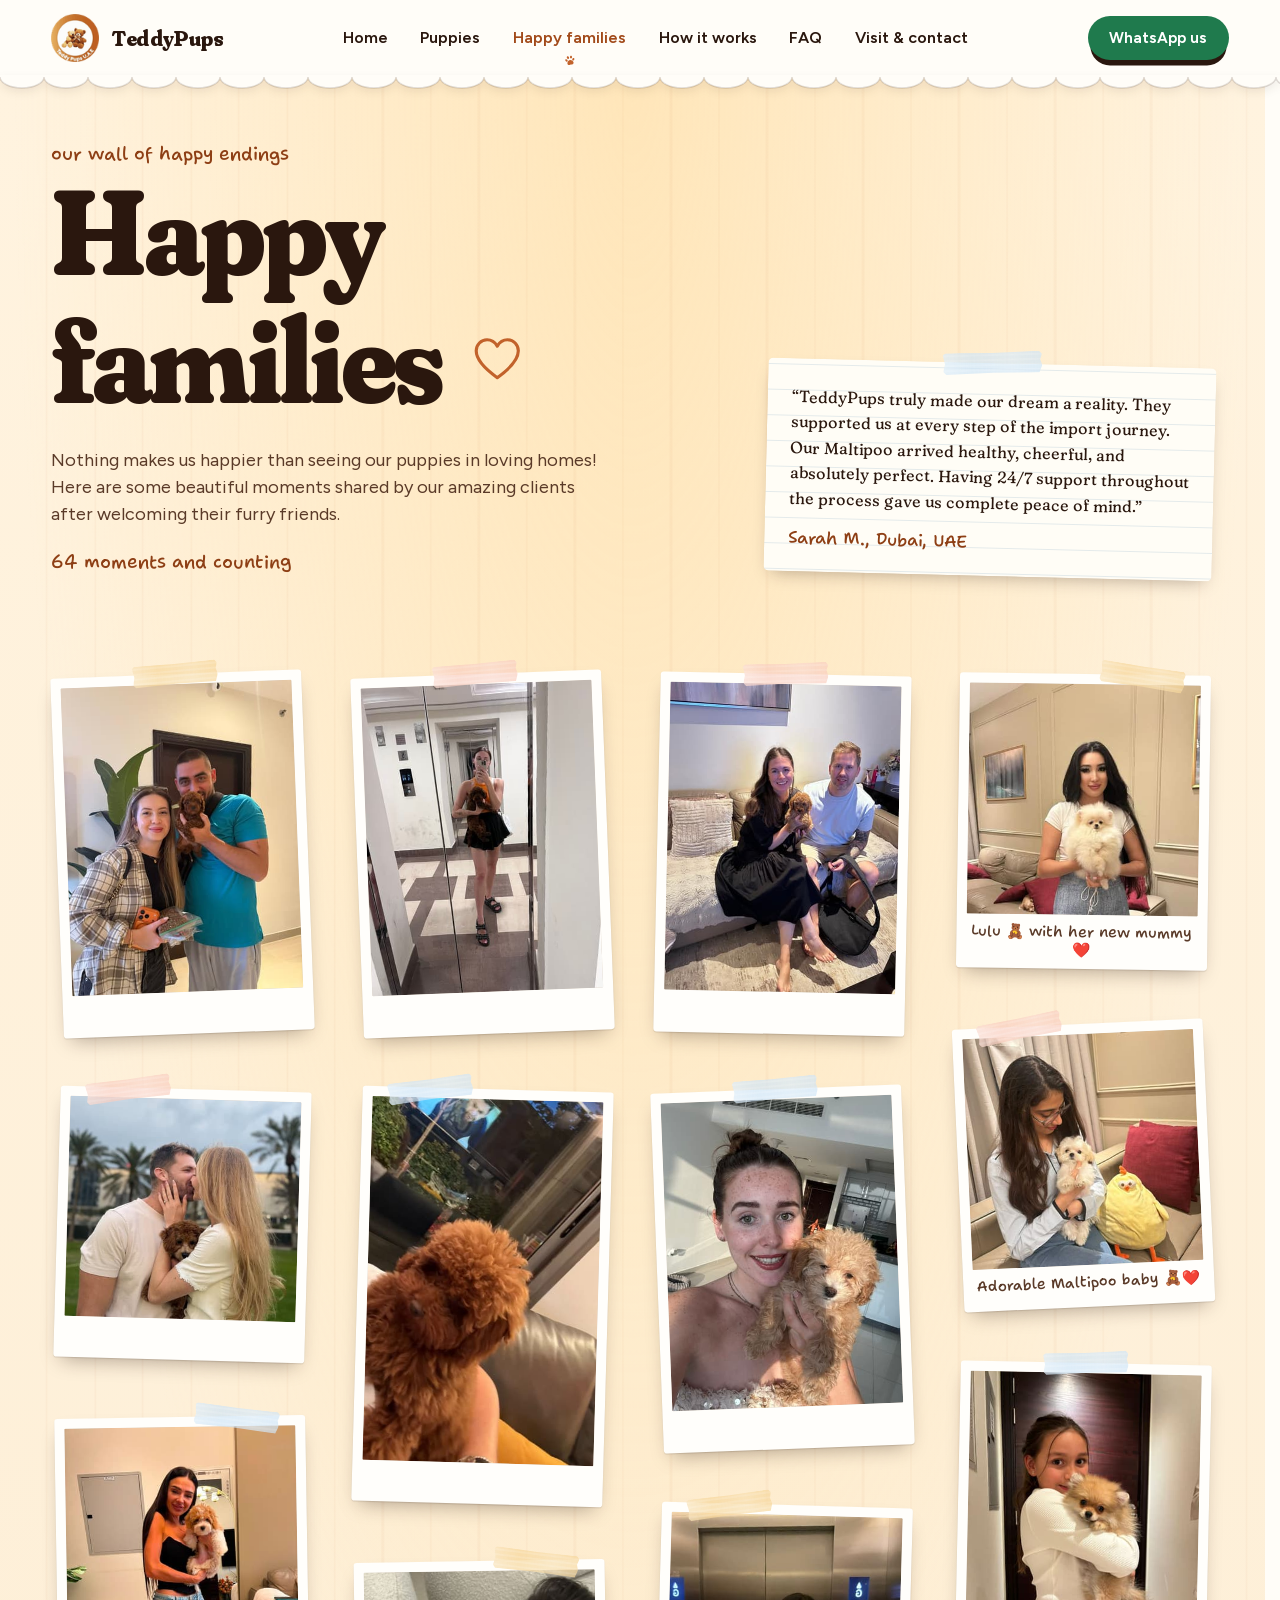
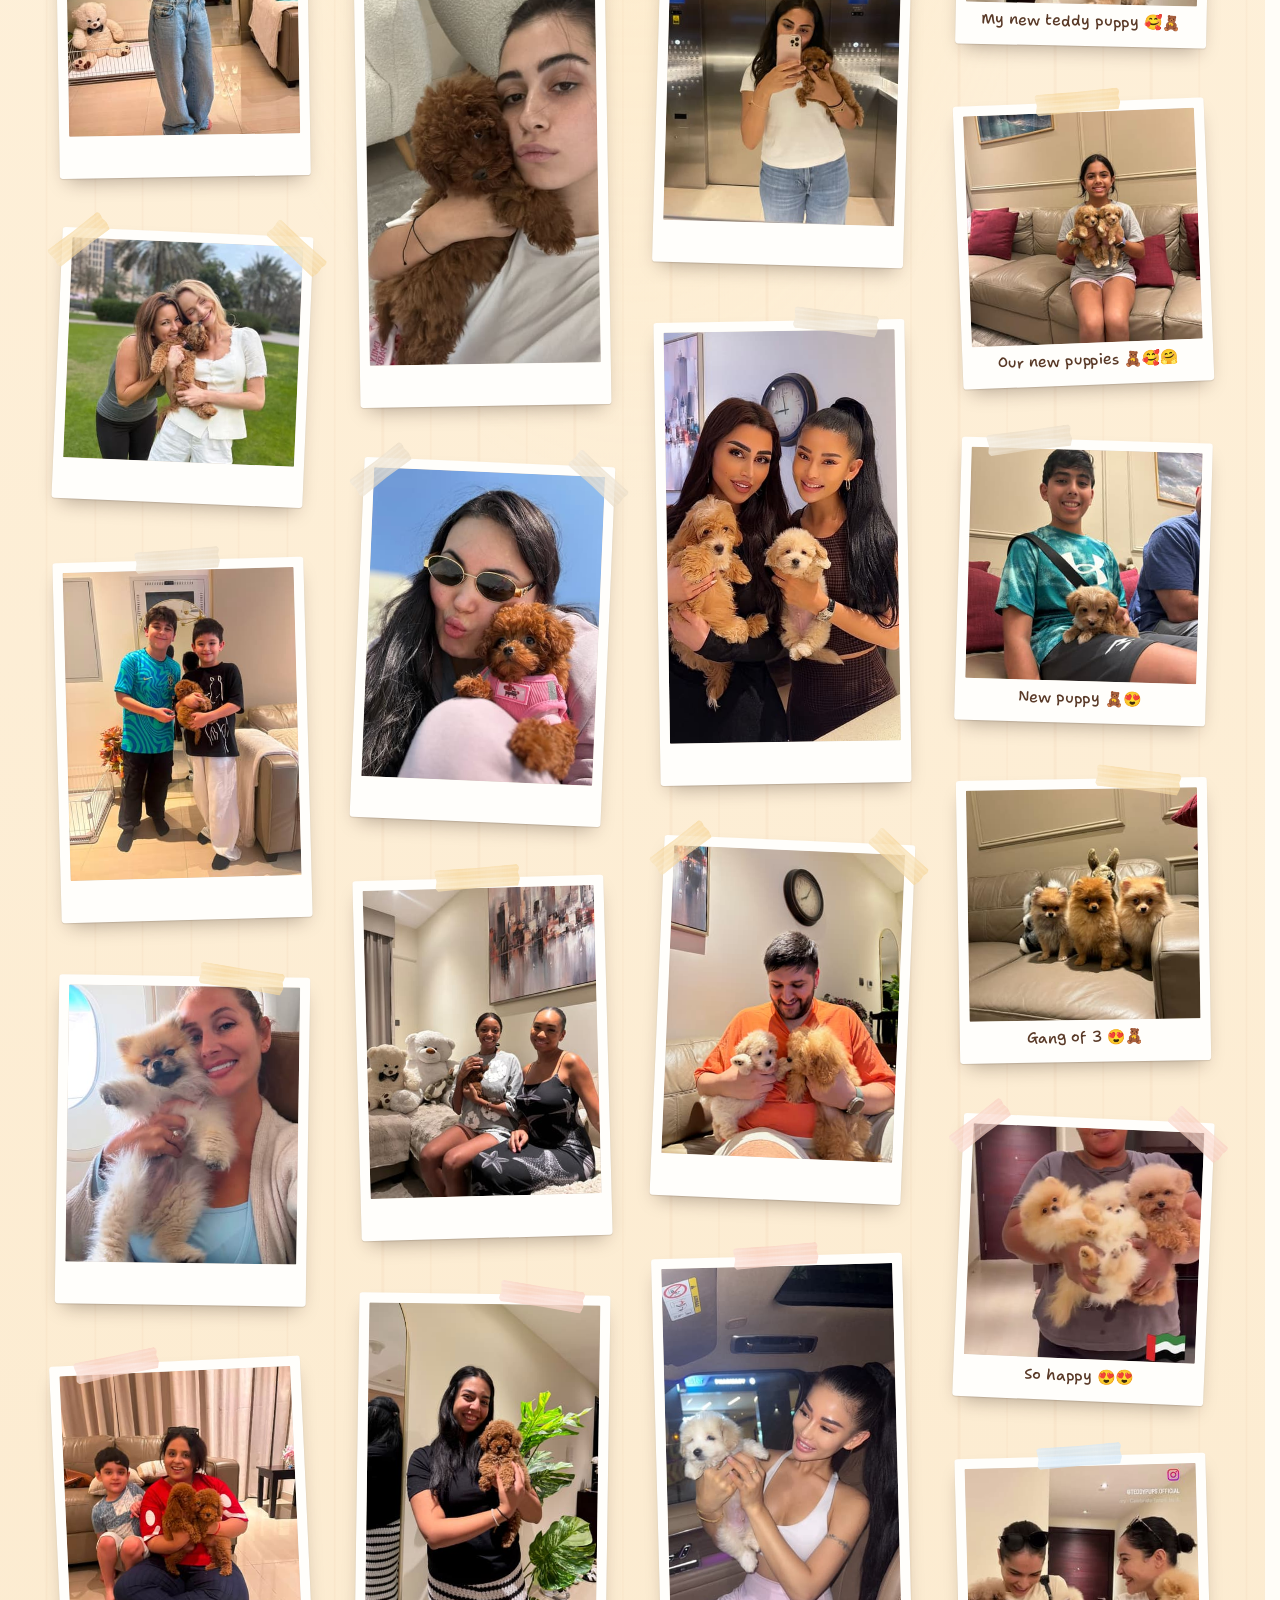
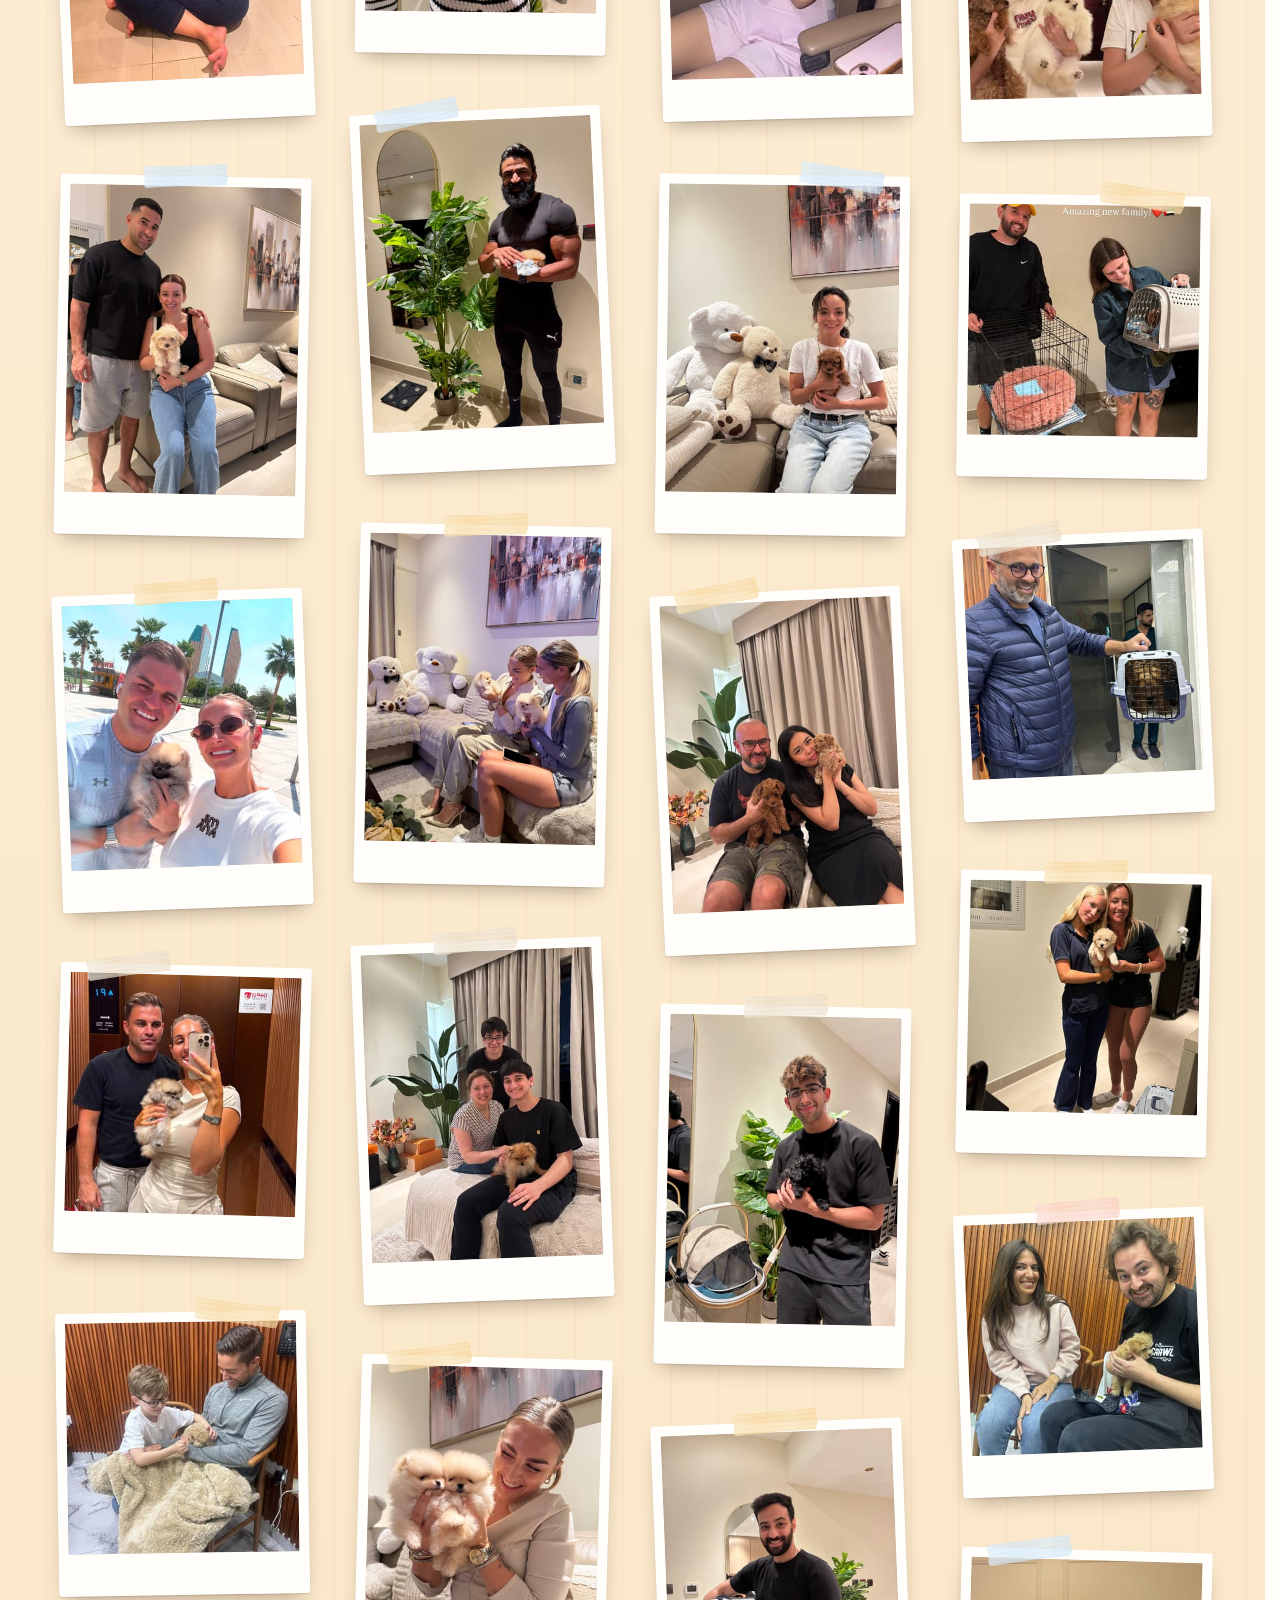
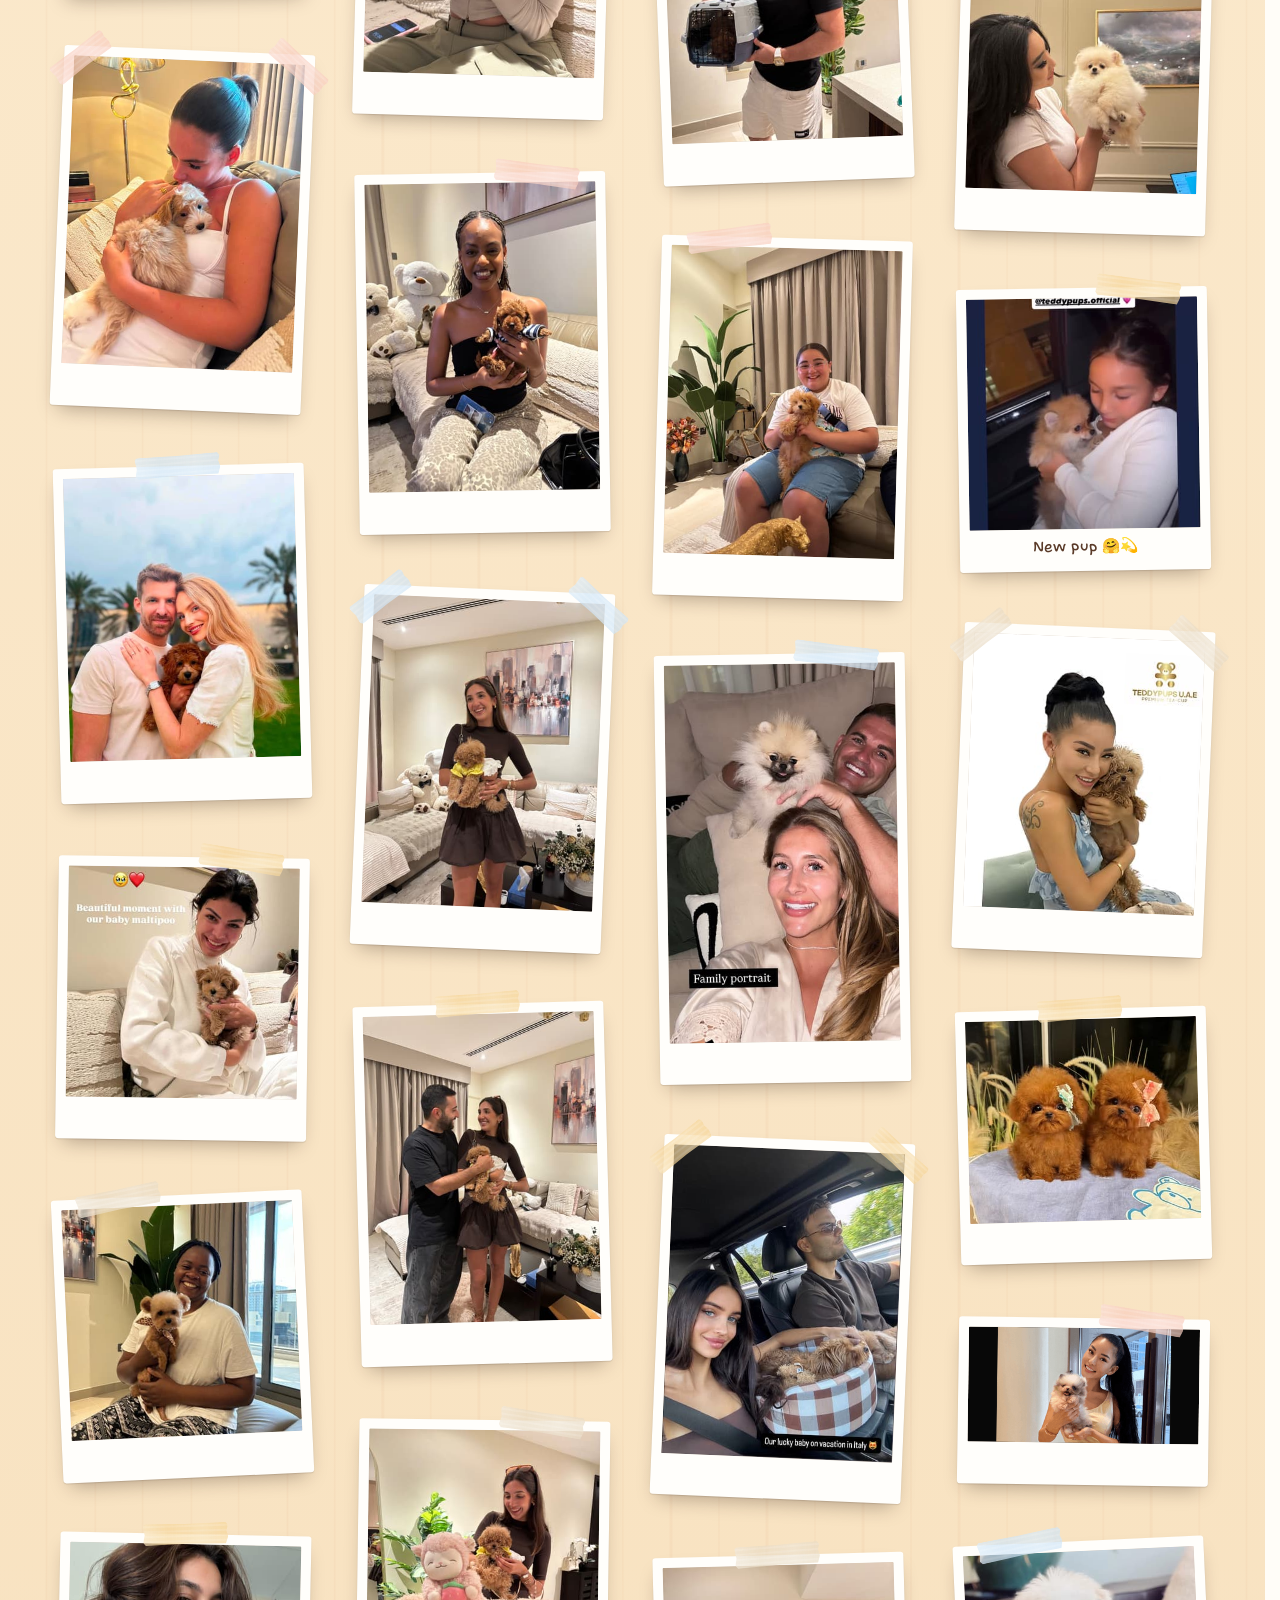
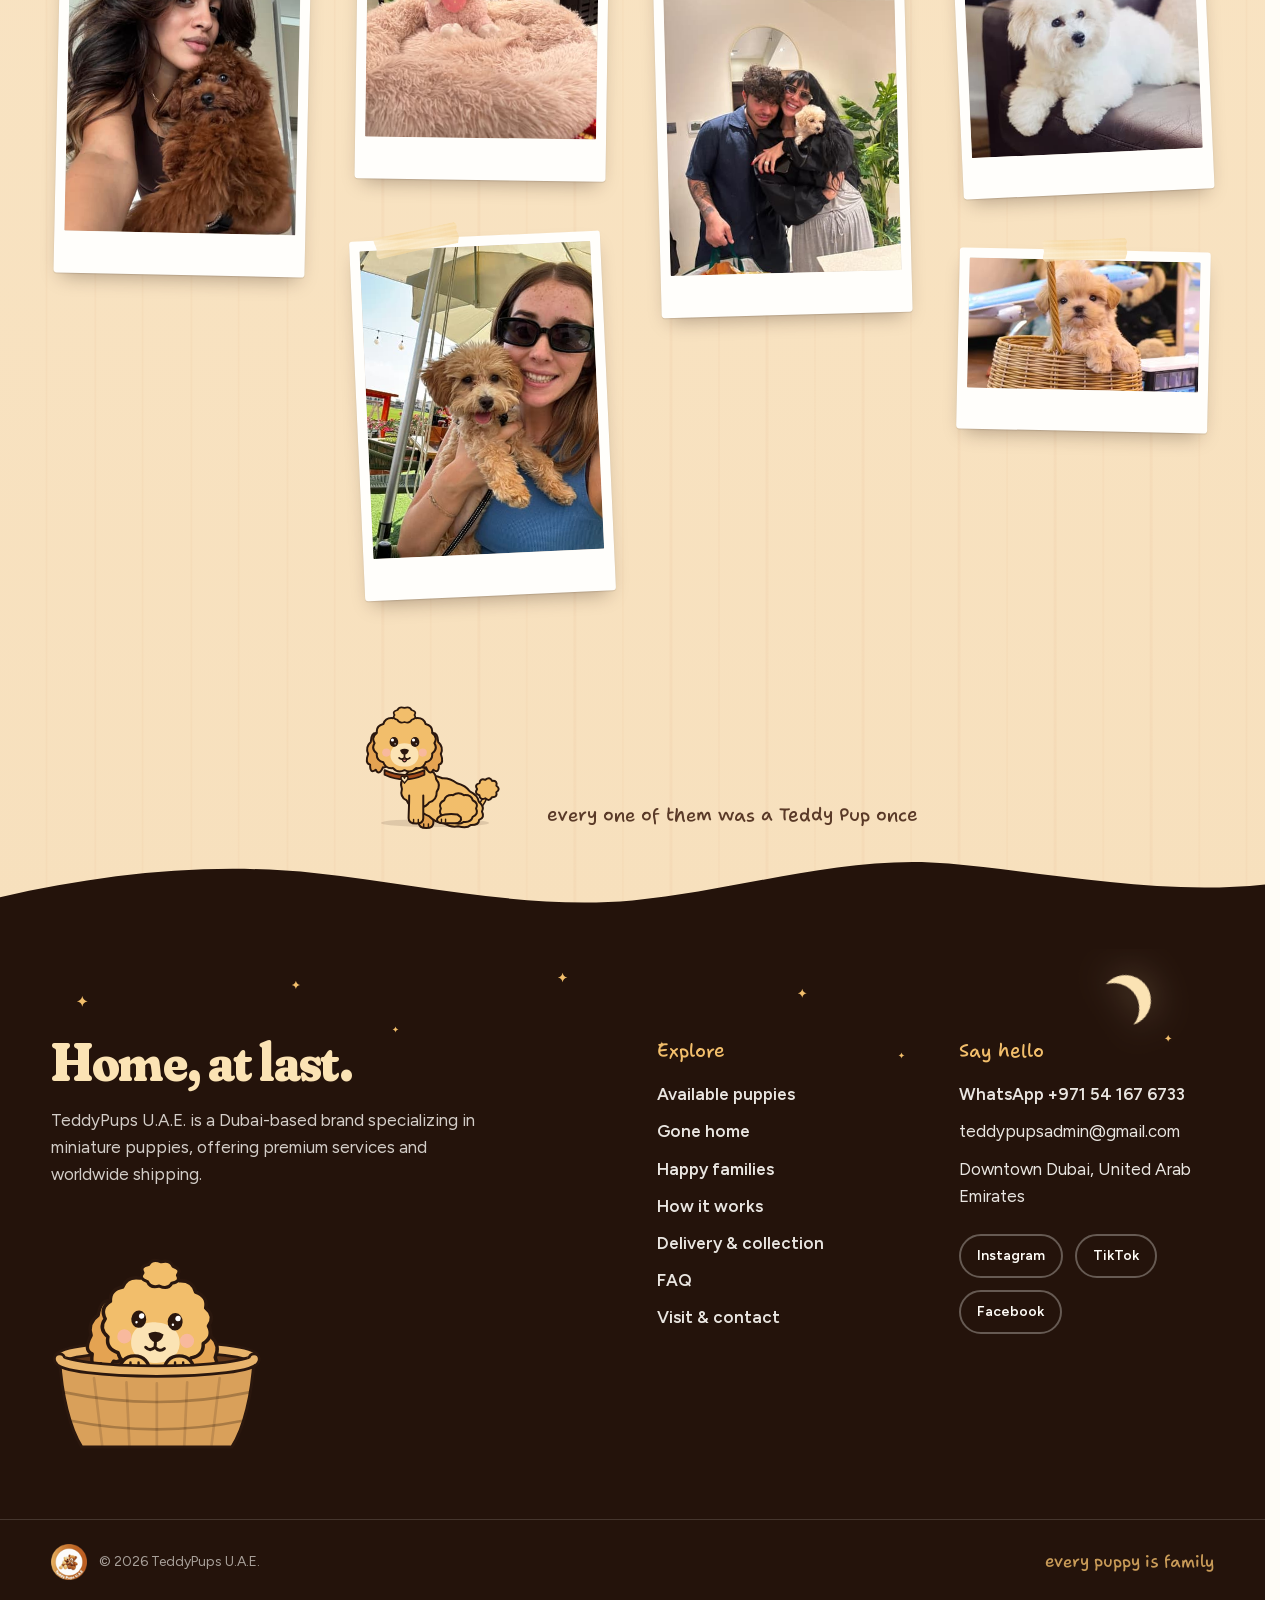
<file: thirdpage/index.html>
<!DOCTYPE html><html lang="en" class="Veu4Sq_variable hpvSLW_variable _91XIoq_variable"><head><meta charset="utf-8"><meta name="viewport" content="width=device-width, initial-scale=1, viewport-fit=cover"><link rel="preload" as="image" imagesrcset="images/image_3.png 1x, images/image.png 2x"><link rel="preload" as="image" imagesrcset="images/image_63.jpg 256w, images/image_64.jpg 384w, images/image_65.jpg 640w, images/image_66.jpg 750w, images/image_67.jpg 828w, images/image_69.jpg 1080w, images/image_70.jpg 1200w, images/image_68.jpg 1920w, images/image_72.jpg 2048w, images/image_1.jpg 3840w" imagesizes="(min-width: 1280px) 22vw, (min-width: 768px) 30vw, 45vw" fetchpriority="high"><link rel="preload" as="image" imagesrcset="images/image_71.jpg 256w, images/image_73.jpg 384w, images/image_74.jpg 640w, images/image_75.jpg 750w, images/image_76.jpg 828w, images/image_80.jpg 1080w, images/image_79.jpg 1200w, images/image_78.jpg 1920w, images/image_82.jpg 2048w, images/image.jpg 3840w" imagesizes="(min-width: 1280px) 22vw, (min-width: 768px) 30vw, 45vw" fetchpriority="high"><link rel="stylesheet" href="css/2gh-2btcjgkih.css" data-precedence="next"><link rel="stylesheet" href="css/10jf32vdx50lp.css" data-precedence="next"><link rel="preload" as="script" fetchpriority="low" href="js/1jb_fwgazaoni.js"><script src="js/3oou8raeyuv9d.js" async=""></script><script src="js/3umdxiosfhr4i.js" async=""></script><script src="js/2pig6dvmm0b07.js" async=""></script><script src="js/13ebhwe8d-mme.js" async=""></script><script src="js/turbopack-2c3mg3r-05n1w.js" async=""></script><script src="js/2-rfe7f68bjl5.js" async=""></script><script src="js/1llon2cx5n3pm.js" async=""></script><script src="js/3n_i7_kd-icfu.js" async=""></script><script src="js/31atla-pvue69.js" async=""></script><script src="js/14uqkrigpurrq.js" async=""></script><script src="js/177ya708_1zuj.js" async=""></script><script src="js/04u0_mknmf3rz.js" async=""></script><script src="js/0-as3adn0ic8o.js" async=""></script><script src="js/37w5q0adtoy9q.js" async=""></script><script src="js/1zehnmtvp861v.js" async=""></script><meta name="theme-color" content="#fffdf8"><meta name="next-size-adjust" content=""><title>Happy families | TeddyPups U.A.E.</title><meta name="description" content="Real photos shared by TeddyPups families after welcoming their new puppy home."><meta name="application-name" content="TeddyPups U.A.E."><link rel="canonical" href="https://puppy.instabizweb.com/happy-families"><meta property="og:title" content="Happy families | TeddyPups U.A.E."><meta property="og:description" content="Real photos shared by TeddyPups families after welcoming their new puppy home."><meta property="og:site_name" content="TeddyPups U.A.E."><meta property="og:locale" content="en_AE"><meta property="og:type" content="website"><meta name="twitter:card" content="summary_large_image"><meta name="twitter:title" content="Happy families | TeddyPups U.A.E."><meta name="twitter:description" content="Real photos shared by TeddyPups families after welcoming their new puppy home."><link rel="icon" href="images/icon.png" sizes="512x512" type="image/png"><link rel="apple-touch-icon" href="images/apple-icon.png" sizes="180x180" type="image/png"><script src="js/0cz1d0mv5g_q7.js" nomodule=""></script></head><body><div hidden=""><!--$--><!--/$--></div><!--&--><div class="tp-curtain" data-state="intro" aria-hidden="true"><div class="tp-curtain__blanket"><svg class="tp-curtain__edge tp-curtain__edge--top" width="100%" height="40" preserveAspectRatio="none"><defs><pattern id="tp-curtain-scallop" width="76" height="40" patternUnits="userSpaceOnUse"><path d="M0 40V27A38 25 0 0 1 76 27V40Z" fill="#fbe3b4"></path><path d="M0 27A38 25 0 0 1 76 27" fill="none" stroke="#2a170e" stroke-width="3"></path><path d="M11 33A27 19 0 0 1 65 33" fill="none" stroke="#2a170e" stroke-width="1.6" stroke-dasharray="3.5 5.5" stroke-linecap="round" opacity=".42"></path></pattern></defs><rect width="100%" height="40" fill="url(#tp-curtain-scallop)"></rect></svg><div class="tp-curtain__stage"><div class="tp-curtain__prints"><svg viewBox="0 0 64 64" class="tp-curtain__print" style="left:18%;top:6px;rotate:14deg;animation-delay:0.16s"><path d="M32 30.5c-7.6 0-15.6 8.3-15.6 15.5 0 5.4 4.2 8.3 9.2 8.3 2.6 0 4.5-1.1 6.4-1.1s3.8 1.1 6.4 1.1c5 0 9.2-2.9 9.2-8.3 0-7.2-8-15.5-15.6-15.5zM19.28 26.71C21.07 30.08 20.42 33.92 17.84 35.29C15.25 36.67 11.71 35.05 9.92 31.69C8.13 28.32 8.78 24.48 11.36 23.11C13.95 21.73 17.49 23.35 19.28 26.71ZM29.62 15.64C30.32 19.62 28.46 23.26 25.47 23.79C22.48 24.32 19.48 21.53 18.78 17.56C18.08 13.58 19.94 9.94 22.93 9.41C25.92 8.88 28.92 11.67 29.62 15.64ZM45.22 17.56C44.52 21.53 41.52 24.32 38.53 23.79C35.54 23.26 33.68 19.62 34.38 15.64C35.08 11.67 38.08 8.88 41.07 9.41C44.06 9.94 45.92 13.58 45.22 17.56ZM54.08 31.69C52.29 35.05 48.75 36.67 46.16 35.29C43.58 33.92 42.93 30.08 44.72 26.71C46.51 23.35 50.05 21.73 52.64 23.11C55.22 24.48 55.87 28.32 54.08 31.69Z"></path></svg><svg viewBox="0 0 64 64" class="tp-curtain__print" style="left:27%;top:-4px;rotate:6deg;animation-delay:0.28s"><path d="M32 30.5c-7.6 0-15.6 8.3-15.6 15.5 0 5.4 4.2 8.3 9.2 8.3 2.6 0 4.5-1.1 6.4-1.1s3.8 1.1 6.4 1.1c5 0 9.2-2.9 9.2-8.3 0-7.2-8-15.5-15.6-15.5zM19.28 26.71C21.07 30.08 20.42 33.92 17.84 35.29C15.25 36.67 11.71 35.05 9.92 31.69C8.13 28.32 8.78 24.48 11.36 23.11C13.95 21.73 17.49 23.35 19.28 26.71ZM29.62 15.64C30.32 19.62 28.46 23.26 25.47 23.79C22.48 24.32 19.48 21.53 18.78 17.56C18.08 13.58 19.94 9.94 22.93 9.41C25.92 8.88 28.92 11.67 29.62 15.64ZM45.22 17.56C44.52 21.53 41.52 24.32 38.53 23.79C35.54 23.26 33.68 19.62 34.38 15.64C35.08 11.67 38.08 8.88 41.07 9.41C44.06 9.94 45.92 13.58 45.22 17.56ZM54.08 31.69C52.29 35.05 48.75 36.67 46.16 35.29C43.58 33.92 42.93 30.08 44.72 26.71C46.51 23.35 50.05 21.73 52.64 23.11C55.22 24.48 55.87 28.32 54.08 31.69Z"></path></svg><svg viewBox="0 0 64 64" class="tp-curtain__print" style="left:36%;top:7px;rotate:18deg;animation-delay:0.4s"><path d="M32 30.5c-7.6 0-15.6 8.3-15.6 15.5 0 5.4 4.2 8.3 9.2 8.3 2.6 0 4.5-1.1 6.4-1.1s3.8 1.1 6.4 1.1c5 0 9.2-2.9 9.2-8.3 0-7.2-8-15.5-15.6-15.5zM19.28 26.71C21.07 30.08 20.42 33.92 17.84 35.29C15.25 36.67 11.71 35.05 9.92 31.69C8.13 28.32 8.78 24.48 11.36 23.11C13.95 21.73 17.49 23.35 19.28 26.71ZM29.62 15.64C30.32 19.62 28.46 23.26 25.47 23.79C22.48 24.32 19.48 21.53 18.78 17.56C18.08 13.58 19.94 9.94 22.93 9.41C25.92 8.88 28.92 11.67 29.62 15.64ZM45.22 17.56C44.52 21.53 41.52 24.32 38.53 23.79C35.54 23.26 33.68 19.62 34.38 15.64C35.08 11.67 38.08 8.88 41.07 9.41C44.06 9.94 45.92 13.58 45.22 17.56ZM54.08 31.69C52.29 35.05 48.75 36.67 46.16 35.29C43.58 33.92 42.93 30.08 44.72 26.71C46.51 23.35 50.05 21.73 52.64 23.11C55.22 24.48 55.87 28.32 54.08 31.69Z"></path></svg><svg viewBox="0 0 64 64" class="tp-curtain__print" style="left:45%;top:-3px;rotate:4deg;animation-delay:0.52s"><path d="M32 30.5c-7.6 0-15.6 8.3-15.6 15.5 0 5.4 4.2 8.3 9.2 8.3 2.6 0 4.5-1.1 6.4-1.1s3.8 1.1 6.4 1.1c5 0 9.2-2.9 9.2-8.3 0-7.2-8-15.5-15.6-15.5zM19.28 26.71C21.07 30.08 20.42 33.92 17.84 35.29C15.25 36.67 11.71 35.05 9.92 31.69C8.13 28.32 8.78 24.48 11.36 23.11C13.95 21.73 17.49 23.35 19.28 26.71ZM29.62 15.64C30.32 19.62 28.46 23.26 25.47 23.79C22.48 24.32 19.48 21.53 18.78 17.56C18.08 13.58 19.94 9.94 22.93 9.41C25.92 8.88 28.92 11.67 29.62 15.64ZM45.22 17.56C44.52 21.53 41.52 24.32 38.53 23.79C35.54 23.26 33.68 19.62 34.38 15.64C35.08 11.67 38.08 8.88 41.07 9.41C44.06 9.94 45.92 13.58 45.22 17.56ZM54.08 31.69C52.29 35.05 48.75 36.67 46.16 35.29C43.58 33.92 42.93 30.08 44.72 26.71C46.51 23.35 50.05 21.73 52.64 23.11C55.22 24.48 55.87 28.32 54.08 31.69Z"></path></svg><svg viewBox="0 0 64 64" class="tp-curtain__print" style="left:54%;top:6px;rotate:16deg;animation-delay:0.64s"><path d="M32 30.5c-7.6 0-15.6 8.3-15.6 15.5 0 5.4 4.2 8.3 9.2 8.3 2.6 0 4.5-1.1 6.4-1.1s3.8 1.1 6.4 1.1c5 0 9.2-2.9 9.2-8.3 0-7.2-8-15.5-15.6-15.5zM19.28 26.71C21.07 30.08 20.42 33.92 17.84 35.29C15.25 36.67 11.71 35.05 9.92 31.69C8.13 28.32 8.78 24.48 11.36 23.11C13.95 21.73 17.49 23.35 19.28 26.71ZM29.62 15.64C30.32 19.62 28.46 23.26 25.47 23.79C22.48 24.32 19.48 21.53 18.78 17.56C18.08 13.58 19.94 9.94 22.93 9.41C25.92 8.88 28.92 11.67 29.62 15.64ZM45.22 17.56C44.52 21.53 41.52 24.32 38.53 23.79C35.54 23.26 33.68 19.62 34.38 15.64C35.08 11.67 38.08 8.88 41.07 9.41C44.06 9.94 45.92 13.58 45.22 17.56ZM54.08 31.69C52.29 35.05 48.75 36.67 46.16 35.29C43.58 33.92 42.93 30.08 44.72 26.71C46.51 23.35 50.05 21.73 52.64 23.11C55.22 24.48 55.87 28.32 54.08 31.69Z"></path></svg></div><div class="tp-curtain__runner"><svg viewBox="0 0 300 240" class="tp-runner " aria-hidden="true" focusable="false" style="overflow:visible"><ellipse cx="150" cy="230" rx="86" ry="7" fill="#2a170e" opacity="0.12" class="tp-runner__shadow"></ellipse><g class="tp-runner__body"><g class="tp-runner__leg tp-runner__leg--bf" style="transform-origin:94px 192px"><g transform="translate(94 192)"><path d="M-14 -14 C-14 4 -12 18 -12 27 C-12 34 -7 36 0 36 C9 36 13 33 13 27 C13 18 14 4 14 -14Z" fill="#e4a352"></path><path d="M-14 -14 C-14 4 -12 18 -12 27 C-12 34 -7 36 0 36 C9 36 13 33 13 27 C13 18 14 4 14 -14" stroke="#2a170e" stroke-width="3.4" stroke-linejoin="round" stroke-linecap="round" fill="none"></path><path d="M-3.5 29 v5 M4.5 29 v5" stroke="#2a170e" stroke-width="2.4" stroke-linejoin="round" stroke-linecap="round" fill="none"></path></g></g><g class="tp-runner__leg tp-runner__leg--ff" style="transform-origin:168px 192px"><g transform="translate(168 192)"><path d="M-11 -14 C-11 4 -12 18 -12 27 C-12 34 -7 36 0 36 C9 36 13 33 13 27 C13 18 11 4 11 -14Z" fill="#e4a352"></path><path d="M-11 -14 C-11 4 -12 18 -12 27 C-12 34 -7 36 0 36 C9 36 13 33 13 27 C13 18 11 4 11 -14" stroke="#2a170e" stroke-width="3.4" stroke-linejoin="round" stroke-linecap="round" fill="none"></path><path d="M-3.5 29 v5 M4.5 29 v5" stroke="#2a170e" stroke-width="2.4" stroke-linejoin="round" stroke-linecap="round" fill="none"></path></g></g><g class="tp-runner__tail" style="transform-origin:84px 150px"><path d="M86 152 C80 146 76 140 74 136" stroke="#2a170e" stroke-width="9" stroke-linejoin="round" stroke-linecap="round" fill="none"></path><path d="M86 152 C80 146 76 140 74 136" stroke="#f2be6b" stroke-width="4" fill="none" stroke-linecap="round"></path><path d="M70.0 110.0Q78.1 105.0 80.9 113.7Q90.5 114.8 86.7 123.2Q93.4 129.9 84.7 134.0Q85.2 143.1 75.8 141.0Q70.0 148.3 64.2 141.0Q54.8 143.1 55.3 134.0Q46.6 129.9 53.3 123.2Q49.5 114.8 59.1 113.7Q61.9 105.0 70.0 110.0Z" fill="#f2be6b" stroke="#2a170e" stroke-width="3.4" stroke-linejoin="round" stroke-linecap="round"></path></g><g class="tp-runner__leg tp-runner__leg--bn" style="transform-origin:110px 194px"><g transform="translate(110 194)"><path d="M-15 -14 C-15 4 -12 16 -12 25 C-12 32 -7 34 0 34 C9 34 13 31 13 25 C13 16 15 4 15 -14Z" fill="#f2be6b"></path><path d="M-15 -14 C-15 4 -12 16 -12 25 C-12 32 -7 34 0 34 C9 34 13 31 13 25 C13 16 15 4 15 -14" stroke="#2a170e" stroke-width="3.4" stroke-linejoin="round" stroke-linecap="round" fill="none"></path><path d="M-3.5 27 v5 M4.5 27 v5" stroke="#2a170e" stroke-width="2.4" stroke-linejoin="round" stroke-linecap="round" fill="none"></path></g></g><path d="M76.8 175.6Q69.0 167.9 78.2 160.7Q76.6 151.8 90.3 147.3Q95.2 138.9 110.9 137.9Q121.6 131.3 136.7 134.0Q151.1 130.5 162.9 136.4Q178.7 136.4 185.3 144.5Q199.7 148.2 199.7 157.1Q210.3 163.7 203.9 171.9Q208.7 180.4 197.0 186.3Q195.3 195.2 180.3 198.0Q172.3 205.7 156.6 204.8Q143.7 210.0 130.0 205.6Q114.5 207.4 105.1 200.2Q89.7 198.3 86.3 189.6Q73.6 184.3 76.8 175.6Z" fill="#f2be6b" stroke="#2a170e" stroke-width="3.4" stroke-linejoin="round" stroke-linecap="round"></path><path d="M182.7 196.4Q169.4 196.9 166.6 183.0Q156.1 174.1 162.3 161.5Q159.6 147.6 171.9 142.2Q178.2 129.7 191.0 134.0Q203.3 128.7 210.5 140.8Q223.1 145.2 221.3 159.3Q228.4 171.5 218.5 181.0Q216.6 195.1 203.2 195.7Q193.3 205.1 182.7 196.4Z" fill="#f2be6b" stroke="#2a170e" stroke-width="3.4" stroke-linejoin="round" stroke-linecap="round"></path><g class="tp-runner__leg tp-runner__leg--fn" style="transform-origin:186px 194px"><g transform="translate(186 194)"><path d="M-12 -14 C-12 4 -12 16 -12 25 C-12 32 -7 34 0 34 C9 34 13 31 13 25 C13 16 12 4 12 -14Z" fill="#f2be6b"></path><path d="M-12 -14 C-12 4 -12 16 -12 25 C-12 32 -7 34 0 34 C9 34 13 31 13 25 C13 16 12 4 12 -14" stroke="#2a170e" stroke-width="3.4" stroke-linejoin="round" stroke-linecap="round" fill="none"></path><path d="M-3.5 27 v5 M4.5 27 v5" stroke="#2a170e" stroke-width="2.4" stroke-linejoin="round" stroke-linecap="round" fill="none"></path></g></g><g class="tp-runner__head"><path d="M178 146 Q212 162 246 146 L246 154 Q212 170 178 154 Z" fill="#a24a1a" stroke="#2a170e" stroke-width="3" stroke-linejoin="round" stroke-linecap="round"></path><path d="M212 160 C212 156 206 155 206 159.4 C206 163 212 166.6 212 168.4 C212 166.6 218 163 218 159.4 C218 155 212 156 212 160 Z" fill="#fbe3b4" stroke="#2a170e" stroke-width="2.4" stroke-linejoin="round" stroke-linecap="round"></path><path d="M177.1 78.7Q186.9 70.8 186.6 87.4Q196.0 89.9 189.9 105.5Q195.2 117.3 185.5 126.0Q184.7 142.8 175.2 141.2Q168.7 156.5 162.9 145.3Q153.1 153.2 153.4 136.6Q144.0 134.1 150.1 118.5Q144.8 106.7 154.5 98.0Q155.3 81.2 164.8 82.8Q171.3 67.5 177.1 78.7Z" fill="#e4a352" stroke="#2a170e" stroke-width="3.4" stroke-linejoin="round" stroke-linecap="round" class="tp-runner__ear" style="transform-origin:174px 82px"></path><path d="M246.9 78.7Q252.7 67.5 259.2 82.8Q268.7 81.2 269.5 98.0Q279.2 106.7 273.9 118.5Q280.0 134.1 270.6 136.6Q270.9 153.2 261.1 145.3Q255.3 156.5 248.8 141.2Q239.3 142.8 238.5 126.0Q228.8 117.3 234.1 105.5Q228.0 89.9 237.4 87.4Q237.1 70.8 246.9 78.7Z" fill="#e4a352" stroke="#2a170e" stroke-width="3.4" stroke-linejoin="round" stroke-linecap="round" class="tp-runner__ear tp-runner__ear--r" style="transform-origin:250px 82px"></path><path d="M212.0 54.0Q223.4 48.2 231.5 57.5Q244.5 56.1 248.1 67.5Q260.7 70.7 259.1 82.4Q269.4 89.7 263.0 100.0Q269.4 110.3 259.1 117.6Q260.7 129.3 248.1 132.5Q244.5 143.9 231.5 142.5Q223.4 151.8 212.0 146.0Q200.6 151.8 192.5 142.5Q179.5 143.9 175.9 132.5Q163.3 129.3 164.9 117.6Q154.6 110.3 161.0 100.0Q154.6 89.7 164.9 82.4Q163.3 70.7 175.9 67.5Q179.5 56.1 192.5 57.5Q200.6 48.2 212.0 54.0Z" fill="#f2be6b" stroke="#2a170e" stroke-width="3.4" stroke-linejoin="round" stroke-linecap="round"></path><path d="M195.0 52.0Q190.7 45.8 200.0 43.5Q203.2 36.9 212.0 40.0Q220.8 36.9 224.0 43.5Q233.3 45.8 229.0 52.0Q233.3 58.2 224.0 60.5Q220.8 67.1 212.0 64.0Q203.2 67.1 200.0 60.5Q190.7 58.2 195.0 52.0Z" fill="#f2be6b" stroke="#2a170e" stroke-width="3" stroke-linejoin="round" stroke-linecap="round"></path><path d="M188 120 C188 106 200 100 212 100 C224 100 236 106 236 120 C236 133 225 140 212 140 C199 140 188 133 188 120 Z" fill="#fbe3b4"></path><circle cx="181" cy="116" r="7" fill="#f9b9a6" opacity="0.85"></circle><circle cx="243" cy="116" r="7" fill="#f9b9a6" opacity="0.85"></circle><path d="M186.5 101 Q194 91.5 201.5 101 M222.5 101 Q230 91.5 237.5 101" stroke="#2a170e" stroke-width="3.4" stroke-linejoin="round" stroke-linecap="round" fill="none"></path><path d="M204.5 111.5 Q212 107.2 219.5 111.5 Q218.2 118.4 212 120 Q205.8 118.4 204.5 111.5 Z" fill="#2a170e"></path><path d="M212 120 V124.5 M212 124.5 Q207.2 129.6 202.8 125.2 M212 124.5 Q216.8 129.6 221.2 125.2" stroke="#2a170e" stroke-width="3" stroke-linejoin="round" stroke-linecap="round" fill="none"></path><path d="M207.6 127.4 Q212 136.6 216.4 127.4 Z" fill="#e98c8c" stroke="#2a170e" stroke-width="2.2" stroke-linejoin="round"></path></g></g></svg></div><p class="tp-curtain__note font-scrawl">every puppy is family</p></div><svg class="tp-curtain__edge tp-curtain__edge--bottom" width="100%" height="40" preserveAspectRatio="none"><rect width="100%" height="40" fill="url(#tp-curtain-scallop)"></rect></svg></div></div><a href="#main" class="sr-only-focusable fixed left-4 top-4 z-[100] rounded-full bg-cocoa px-5 py-3 font-semibold text-milk">Skip to content</a><header id="site-header" data-scrolled="false" data-hidden="false" class="tp-header fixed inset-x-0 top-0 z-50"><div class="tp-header__bar gutter"><a class="tp-header__brand" aria-label="TeddyPups U.A.E. — home" href="/"><img alt="" width="56" height="56" decoding="async" data-nimg="1" class="tp-header__logo" style="color:transparent" srcset="images/image_3.png 1x, images/image.png 2x" src="images/image.png"><span class="font-plush tp-header__name">TeddyPups</span></a><nav aria-label="Main" class="tp-header__nav"><ul><li><a data-active="false" class="tp-nav-link" href="/"><span>Home</span><svg viewBox="0 0 64 64" class="tp-nav-link__paw" aria-hidden="true" fill="currentColor"><path d="M32 30.5c-7.6 0-15.6 8.3-15.6 15.5 0 5.4 4.2 8.3 9.2 8.3 2.6 0 4.5-1.1 6.4-1.1s3.8 1.1 6.4 1.1c5 0 9.2-2.9 9.2-8.3 0-7.2-8-15.5-15.6-15.5zM19.28 26.71C21.07 30.08 20.42 33.92 17.84 35.29C15.25 36.67 11.71 35.05 9.92 31.69C8.13 28.32 8.78 24.48 11.36 23.11C13.95 21.73 17.49 23.35 19.28 26.71ZM29.62 15.64C30.32 19.62 28.46 23.26 25.47 23.79C22.48 24.32 19.48 21.53 18.78 17.56C18.08 13.58 19.94 9.94 22.93 9.41C25.92 8.88 28.92 11.67 29.62 15.64ZM45.22 17.56C44.52 21.53 41.52 24.32 38.53 23.79C35.54 23.26 33.68 19.62 34.38 15.64C35.08 11.67 38.08 8.88 41.07 9.41C44.06 9.94 45.92 13.58 45.22 17.56ZM54.08 31.69C52.29 35.05 48.75 36.67 46.16 35.29C43.58 33.92 42.93 30.08 44.72 26.71C46.51 23.35 50.05 21.73 52.64 23.11C55.22 24.48 55.87 28.32 54.08 31.69Z"></path></svg></a></li><li><a data-active="false" class="tp-nav-link" href="/puppies"><span>Puppies</span><svg viewBox="0 0 64 64" class="tp-nav-link__paw" aria-hidden="true" fill="currentColor"><path d="M32 30.5c-7.6 0-15.6 8.3-15.6 15.5 0 5.4 4.2 8.3 9.2 8.3 2.6 0 4.5-1.1 6.4-1.1s3.8 1.1 6.4 1.1c5 0 9.2-2.9 9.2-8.3 0-7.2-8-15.5-15.6-15.5zM19.28 26.71C21.07 30.08 20.42 33.92 17.84 35.29C15.25 36.67 11.71 35.05 9.92 31.69C8.13 28.32 8.78 24.48 11.36 23.11C13.95 21.73 17.49 23.35 19.28 26.71ZM29.62 15.64C30.32 19.62 28.46 23.26 25.47 23.79C22.48 24.32 19.48 21.53 18.78 17.56C18.08 13.58 19.94 9.94 22.93 9.41C25.92 8.88 28.92 11.67 29.62 15.64ZM45.22 17.56C44.52 21.53 41.52 24.32 38.53 23.79C35.54 23.26 33.68 19.62 34.38 15.64C35.08 11.67 38.08 8.88 41.07 9.41C44.06 9.94 45.92 13.58 45.22 17.56ZM54.08 31.69C52.29 35.05 48.75 36.67 46.16 35.29C43.58 33.92 42.93 30.08 44.72 26.71C46.51 23.35 50.05 21.73 52.64 23.11C55.22 24.48 55.87 28.32 54.08 31.69Z"></path></svg></a></li><li><a aria-current="page" data-active="true" class="tp-nav-link" href="/happy-families"><span>Happy families</span><svg viewBox="0 0 64 64" class="tp-nav-link__paw" aria-hidden="true" fill="currentColor"><path d="M32 30.5c-7.6 0-15.6 8.3-15.6 15.5 0 5.4 4.2 8.3 9.2 8.3 2.6 0 4.5-1.1 6.4-1.1s3.8 1.1 6.4 1.1c5 0 9.2-2.9 9.2-8.3 0-7.2-8-15.5-15.6-15.5zM19.28 26.71C21.07 30.08 20.42 33.92 17.84 35.29C15.25 36.67 11.71 35.05 9.92 31.69C8.13 28.32 8.78 24.48 11.36 23.11C13.95 21.73 17.49 23.35 19.28 26.71ZM29.62 15.64C30.32 19.62 28.46 23.26 25.47 23.79C22.48 24.32 19.48 21.53 18.78 17.56C18.08 13.58 19.94 9.94 22.93 9.41C25.92 8.88 28.92 11.67 29.62 15.64ZM45.22 17.56C44.52 21.53 41.52 24.32 38.53 23.79C35.54 23.26 33.68 19.62 34.38 15.64C35.08 11.67 38.08 8.88 41.07 9.41C44.06 9.94 45.92 13.58 45.22 17.56ZM54.08 31.69C52.29 35.05 48.75 36.67 46.16 35.29C43.58 33.92 42.93 30.08 44.72 26.71C46.51 23.35 50.05 21.73 52.64 23.11C55.22 24.48 55.87 28.32 54.08 31.69Z"></path></svg></a></li><li><a data-active="false" class="tp-nav-link" href="/how-it-works"><span>How it works</span><svg viewBox="0 0 64 64" class="tp-nav-link__paw" aria-hidden="true" fill="currentColor"><path d="M32 30.5c-7.6 0-15.6 8.3-15.6 15.5 0 5.4 4.2 8.3 9.2 8.3 2.6 0 4.5-1.1 6.4-1.1s3.8 1.1 6.4 1.1c5 0 9.2-2.9 9.2-8.3 0-7.2-8-15.5-15.6-15.5zM19.28 26.71C21.07 30.08 20.42 33.92 17.84 35.29C15.25 36.67 11.71 35.05 9.92 31.69C8.13 28.32 8.78 24.48 11.36 23.11C13.95 21.73 17.49 23.35 19.28 26.71ZM29.62 15.64C30.32 19.62 28.46 23.26 25.47 23.79C22.48 24.32 19.48 21.53 18.78 17.56C18.08 13.58 19.94 9.94 22.93 9.41C25.92 8.88 28.92 11.67 29.62 15.64ZM45.22 17.56C44.52 21.53 41.52 24.32 38.53 23.79C35.54 23.26 33.68 19.62 34.38 15.64C35.08 11.67 38.08 8.88 41.07 9.41C44.06 9.94 45.92 13.58 45.22 17.56ZM54.08 31.69C52.29 35.05 48.75 36.67 46.16 35.29C43.58 33.92 42.93 30.08 44.72 26.71C46.51 23.35 50.05 21.73 52.64 23.11C55.22 24.48 55.87 28.32 54.08 31.69Z"></path></svg></a></li><li><a data-active="false" class="tp-nav-link" href="/faq"><span>FAQ</span><svg viewBox="0 0 64 64" class="tp-nav-link__paw" aria-hidden="true" fill="currentColor"><path d="M32 30.5c-7.6 0-15.6 8.3-15.6 15.5 0 5.4 4.2 8.3 9.2 8.3 2.6 0 4.5-1.1 6.4-1.1s3.8 1.1 6.4 1.1c5 0 9.2-2.9 9.2-8.3 0-7.2-8-15.5-15.6-15.5zM19.28 26.71C21.07 30.08 20.42 33.92 17.84 35.29C15.25 36.67 11.71 35.05 9.92 31.69C8.13 28.32 8.78 24.48 11.36 23.11C13.95 21.73 17.49 23.35 19.28 26.71ZM29.62 15.64C30.32 19.62 28.46 23.26 25.47 23.79C22.48 24.32 19.48 21.53 18.78 17.56C18.08 13.58 19.94 9.94 22.93 9.41C25.92 8.88 28.92 11.67 29.62 15.64ZM45.22 17.56C44.52 21.53 41.52 24.32 38.53 23.79C35.54 23.26 33.68 19.62 34.38 15.64C35.08 11.67 38.08 8.88 41.07 9.41C44.06 9.94 45.92 13.58 45.22 17.56ZM54.08 31.69C52.29 35.05 48.75 36.67 46.16 35.29C43.58 33.92 42.93 30.08 44.72 26.71C46.51 23.35 50.05 21.73 52.64 23.11C55.22 24.48 55.87 28.32 54.08 31.69Z"></path></svg></a></li><li><a data-active="false" class="tp-nav-link" href="/contact"><span>Visit &amp; contact</span><svg viewBox="0 0 64 64" class="tp-nav-link__paw" aria-hidden="true" fill="currentColor"><path d="M32 30.5c-7.6 0-15.6 8.3-15.6 15.5 0 5.4 4.2 8.3 9.2 8.3 2.6 0 4.5-1.1 6.4-1.1s3.8 1.1 6.4 1.1c5 0 9.2-2.9 9.2-8.3 0-7.2-8-15.5-15.6-15.5zM19.28 26.71C21.07 30.08 20.42 33.92 17.84 35.29C15.25 36.67 11.71 35.05 9.92 31.69C8.13 28.32 8.78 24.48 11.36 23.11C13.95 21.73 17.49 23.35 19.28 26.71ZM29.62 15.64C30.32 19.62 28.46 23.26 25.47 23.79C22.48 24.32 19.48 21.53 18.78 17.56C18.08 13.58 19.94 9.94 22.93 9.41C25.92 8.88 28.92 11.67 29.62 15.64ZM45.22 17.56C44.52 21.53 41.52 24.32 38.53 23.79C35.54 23.26 33.68 19.62 34.38 15.64C35.08 11.67 38.08 8.88 41.07 9.41C44.06 9.94 45.92 13.58 45.22 17.56ZM54.08 31.69C52.29 35.05 48.75 36.67 46.16 35.29C43.58 33.92 42.93 30.08 44.72 26.71C46.51 23.35 50.05 21.73 52.64 23.11C55.22 24.48 55.87 28.32 54.08 31.69Z"></path></svg></a></li></ul></nav><div class="tp-header__end"><a href="https://wa.me/971541676733?text=Hi%20TeddyPups!%20I'd%20love%20to%20know%20more%20about%20your%20puppies." target="_blank" rel="noopener noreferrer" class="btn btn-whatsapp tp-header__wa">WhatsApp us</a><button type="button" class="inline-flex h-10 items-center gap-2 rounded-full border-2 border-cocoa bg-milk px-4 text-[0.95rem] font-semibold lg:hidden" aria-haspopup="dialog"><svg viewBox="0 0 64 64" class="size-4" aria-hidden="true" fill="currentColor"><path d="M32 30.5c-7.6 0-15.6 8.3-15.6 15.5 0 5.4 4.2 8.3 9.2 8.3 2.6 0 4.5-1.1 6.4-1.1s3.8 1.1 6.4 1.1c5 0 9.2-2.9 9.2-8.3 0-7.2-8-15.5-15.6-15.5zM19.28 26.71C21.07 30.08 20.42 33.92 17.84 35.29C15.25 36.67 11.71 35.05 9.92 31.69C8.13 28.32 8.78 24.48 11.36 23.11C13.95 21.73 17.49 23.35 19.28 26.71ZM29.62 15.64C30.32 19.62 28.46 23.26 25.47 23.79C22.48 24.32 19.48 21.53 18.78 17.56C18.08 13.58 19.94 9.94 22.93 9.41C25.92 8.88 28.92 11.67 29.62 15.64ZM45.22 17.56C44.52 21.53 41.52 24.32 38.53 23.79C35.54 23.26 33.68 19.62 34.38 15.64C35.08 11.67 38.08 8.88 41.07 9.41C44.06 9.94 45.92 13.58 45.22 17.56ZM54.08 31.69C52.29 35.05 48.75 36.67 46.16 35.29C43.58 33.92 42.93 30.08 44.72 26.71C46.51 23.35 50.05 21.73 52.64 23.11C55.22 24.48 55.87 28.32 54.08 31.69Z"></path></svg>Menu</button><dialog aria-label="Site menu" class="tp-menu m-0 h-dvh max-h-none w-screen max-w-none bg-honey p-0 text-cocoa backdrop:bg-cocoa/40"><div class="flex h-full flex-col gutter pb-[calc(1.5rem+env(safe-area-inset-bottom))] pt-5"><div class="flex items-center justify-between"><span class="font-scrawl text-lg">where to, friend?</span><button type="button" class="h-11 rounded-full bg-cocoa px-5 font-semibold text-milk">Close</button></div><nav aria-label="Mobile" class="mt-10 flex-1"><ul class="space-y-1"><li><a data-active="false" class="tp-menu-link font-plush block py-2 text-[clamp(2.4rem,11vw,3.4rem)]" href="/"><span>Home</span><svg viewBox="0 0 64 64" class="tp-nav-link__paw" aria-hidden="true" fill="currentColor"><path d="M32 30.5c-7.6 0-15.6 8.3-15.6 15.5 0 5.4 4.2 8.3 9.2 8.3 2.6 0 4.5-1.1 6.4-1.1s3.8 1.1 6.4 1.1c5 0 9.2-2.9 9.2-8.3 0-7.2-8-15.5-15.6-15.5zM19.28 26.71C21.07 30.08 20.42 33.92 17.84 35.29C15.25 36.67 11.71 35.05 9.92 31.69C8.13 28.32 8.78 24.48 11.36 23.11C13.95 21.73 17.49 23.35 19.28 26.71ZM29.62 15.64C30.32 19.62 28.46 23.26 25.47 23.79C22.48 24.32 19.48 21.53 18.78 17.56C18.08 13.58 19.94 9.94 22.93 9.41C25.92 8.88 28.92 11.67 29.62 15.64ZM45.22 17.56C44.52 21.53 41.52 24.32 38.53 23.79C35.54 23.26 33.68 19.62 34.38 15.64C35.08 11.67 38.08 8.88 41.07 9.41C44.06 9.94 45.92 13.58 45.22 17.56ZM54.08 31.69C52.29 35.05 48.75 36.67 46.16 35.29C43.58 33.92 42.93 30.08 44.72 26.71C46.51 23.35 50.05 21.73 52.64 23.11C55.22 24.48 55.87 28.32 54.08 31.69Z"></path></svg></a></li><li><a data-active="false" class="tp-menu-link font-plush block py-2 text-[clamp(2.4rem,11vw,3.4rem)]" href="/puppies"><span>Puppies</span><svg viewBox="0 0 64 64" class="tp-nav-link__paw" aria-hidden="true" fill="currentColor"><path d="M32 30.5c-7.6 0-15.6 8.3-15.6 15.5 0 5.4 4.2 8.3 9.2 8.3 2.6 0 4.5-1.1 6.4-1.1s3.8 1.1 6.4 1.1c5 0 9.2-2.9 9.2-8.3 0-7.2-8-15.5-15.6-15.5zM19.28 26.71C21.07 30.08 20.42 33.92 17.84 35.29C15.25 36.67 11.71 35.05 9.92 31.69C8.13 28.32 8.78 24.48 11.36 23.11C13.95 21.73 17.49 23.35 19.28 26.71ZM29.62 15.64C30.32 19.62 28.46 23.26 25.47 23.79C22.48 24.32 19.48 21.53 18.78 17.56C18.08 13.58 19.94 9.94 22.93 9.41C25.92 8.88 28.92 11.67 29.62 15.64ZM45.22 17.56C44.52 21.53 41.52 24.32 38.53 23.79C35.54 23.26 33.68 19.62 34.38 15.64C35.08 11.67 38.08 8.88 41.07 9.41C44.06 9.94 45.92 13.58 45.22 17.56ZM54.08 31.69C52.29 35.05 48.75 36.67 46.16 35.29C43.58 33.92 42.93 30.08 44.72 26.71C46.51 23.35 50.05 21.73 52.64 23.11C55.22 24.48 55.87 28.32 54.08 31.69Z"></path></svg></a></li><li><a aria-current="page" data-active="true" class="tp-menu-link font-plush block py-2 text-[clamp(2.4rem,11vw,3.4rem)]" href="/happy-families"><span>Happy families</span><svg viewBox="0 0 64 64" class="tp-nav-link__paw" aria-hidden="true" fill="currentColor"><path d="M32 30.5c-7.6 0-15.6 8.3-15.6 15.5 0 5.4 4.2 8.3 9.2 8.3 2.6 0 4.5-1.1 6.4-1.1s3.8 1.1 6.4 1.1c5 0 9.2-2.9 9.2-8.3 0-7.2-8-15.5-15.6-15.5zM19.28 26.71C21.07 30.08 20.42 33.92 17.84 35.29C15.25 36.67 11.71 35.05 9.92 31.69C8.13 28.32 8.78 24.48 11.36 23.11C13.95 21.73 17.49 23.35 19.28 26.71ZM29.62 15.64C30.32 19.62 28.46 23.26 25.47 23.79C22.48 24.32 19.48 21.53 18.78 17.56C18.08 13.58 19.94 9.94 22.93 9.41C25.92 8.88 28.92 11.67 29.62 15.64ZM45.22 17.56C44.52 21.53 41.52 24.32 38.53 23.79C35.54 23.26 33.68 19.62 34.38 15.64C35.08 11.67 38.08 8.88 41.07 9.41C44.06 9.94 45.92 13.58 45.22 17.56ZM54.08 31.69C52.29 35.05 48.75 36.67 46.16 35.29C43.58 33.92 42.93 30.08 44.72 26.71C46.51 23.35 50.05 21.73 52.64 23.11C55.22 24.48 55.87 28.32 54.08 31.69Z"></path></svg></a></li><li><a data-active="false" class="tp-menu-link font-plush block py-2 text-[clamp(2.4rem,11vw,3.4rem)]" href="/how-it-works"><span>How it works</span><svg viewBox="0 0 64 64" class="tp-nav-link__paw" aria-hidden="true" fill="currentColor"><path d="M32 30.5c-7.6 0-15.6 8.3-15.6 15.5 0 5.4 4.2 8.3 9.2 8.3 2.6 0 4.5-1.1 6.4-1.1s3.8 1.1 6.4 1.1c5 0 9.2-2.9 9.2-8.3 0-7.2-8-15.5-15.6-15.5zM19.28 26.71C21.07 30.08 20.42 33.92 17.84 35.29C15.25 36.67 11.71 35.05 9.92 31.69C8.13 28.32 8.78 24.48 11.36 23.11C13.95 21.73 17.49 23.35 19.28 26.71ZM29.62 15.64C30.32 19.62 28.46 23.26 25.47 23.79C22.48 24.32 19.48 21.53 18.78 17.56C18.08 13.58 19.94 9.94 22.93 9.41C25.92 8.88 28.92 11.67 29.62 15.64ZM45.22 17.56C44.52 21.53 41.52 24.32 38.53 23.79C35.54 23.26 33.68 19.62 34.38 15.64C35.08 11.67 38.08 8.88 41.07 9.41C44.06 9.94 45.92 13.58 45.22 17.56ZM54.08 31.69C52.29 35.05 48.75 36.67 46.16 35.29C43.58 33.92 42.93 30.08 44.72 26.71C46.51 23.35 50.05 21.73 52.64 23.11C55.22 24.48 55.87 28.32 54.08 31.69Z"></path></svg></a></li><li><a data-active="false" class="tp-menu-link font-plush block py-2 text-[clamp(2.4rem,11vw,3.4rem)]" href="/faq"><span>FAQ</span><svg viewBox="0 0 64 64" class="tp-nav-link__paw" aria-hidden="true" fill="currentColor"><path d="M32 30.5c-7.6 0-15.6 8.3-15.6 15.5 0 5.4 4.2 8.3 9.2 8.3 2.6 0 4.5-1.1 6.4-1.1s3.8 1.1 6.4 1.1c5 0 9.2-2.9 9.2-8.3 0-7.2-8-15.5-15.6-15.5zM19.28 26.71C21.07 30.08 20.42 33.92 17.84 35.29C15.25 36.67 11.71 35.05 9.92 31.69C8.13 28.32 8.78 24.48 11.36 23.11C13.95 21.73 17.49 23.35 19.28 26.71ZM29.62 15.64C30.32 19.62 28.46 23.26 25.47 23.79C22.48 24.32 19.48 21.53 18.78 17.56C18.08 13.58 19.94 9.94 22.93 9.41C25.92 8.88 28.92 11.67 29.62 15.64ZM45.22 17.56C44.52 21.53 41.52 24.32 38.53 23.79C35.54 23.26 33.68 19.62 34.38 15.64C35.08 11.67 38.08 8.88 41.07 9.41C44.06 9.94 45.92 13.58 45.22 17.56ZM54.08 31.69C52.29 35.05 48.75 36.67 46.16 35.29C43.58 33.92 42.93 30.08 44.72 26.71C46.51 23.35 50.05 21.73 52.64 23.11C55.22 24.48 55.87 28.32 54.08 31.69Z"></path></svg></a></li><li><a data-active="false" class="tp-menu-link font-plush block py-2 text-[clamp(2.4rem,11vw,3.4rem)]" href="/contact"><span>Visit &amp; contact</span><svg viewBox="0 0 64 64" class="tp-nav-link__paw" aria-hidden="true" fill="currentColor"><path d="M32 30.5c-7.6 0-15.6 8.3-15.6 15.5 0 5.4 4.2 8.3 9.2 8.3 2.6 0 4.5-1.1 6.4-1.1s3.8 1.1 6.4 1.1c5 0 9.2-2.9 9.2-8.3 0-7.2-8-15.5-15.6-15.5zM19.28 26.71C21.07 30.08 20.42 33.92 17.84 35.29C15.25 36.67 11.71 35.05 9.92 31.69C8.13 28.32 8.78 24.48 11.36 23.11C13.95 21.73 17.49 23.35 19.28 26.71ZM29.62 15.64C30.32 19.62 28.46 23.26 25.47 23.79C22.48 24.32 19.48 21.53 18.78 17.56C18.08 13.58 19.94 9.94 22.93 9.41C25.92 8.88 28.92 11.67 29.62 15.64ZM45.22 17.56C44.52 21.53 41.52 24.32 38.53 23.79C35.54 23.26 33.68 19.62 34.38 15.64C35.08 11.67 38.08 8.88 41.07 9.41C44.06 9.94 45.92 13.58 45.22 17.56ZM54.08 31.69C52.29 35.05 48.75 36.67 46.16 35.29C43.58 33.92 42.93 30.08 44.72 26.71C46.51 23.35 50.05 21.73 52.64 23.11C55.22 24.48 55.87 28.32 54.08 31.69Z"></path></svg></a></li></ul></nav><div class="space-y-3"><a href="https://wa.me/971541676733?text=Hi%20TeddyPups!%20I'd%20love%20to%20know%20more%20about%20your%20puppies." class="btn btn-whatsapp w-full" target="_blank" rel="noopener noreferrer">WhatsApp us</a><p class="text-center text-sm font-medium">+971 54 167 6733</p></div></div></dialog></div></div><svg aria-hidden="true" class="tp-header__hem" width="100%" height="14" preserveAspectRatio="none"><defs><pattern id="tp-hem" width="44" height="14" patternUnits="userSpaceOnUse"><path d="M0 0H44V2A22 11 0 0 1 0 2Z" class="tp-header__hem-fill"></path><path d="M0 2A22 11 0 0 0 44 2" class="tp-header__hem-line"></path></pattern></defs><rect width="100%" height="14" fill="url(#tp-hem)"></rect></svg></header><main id="main" tabindex="-1" class="relative pt-[var(--header-h)] outline-none"><!--&--><!--&--><div data-page="families" class="tp-page"><section aria-labelledby="families-title" class="tp-memories"><div class="gutter mx-auto max-w-[110rem] pb-24 pt-10 md:pt-16"><div class="tp-memories__head"><div><p class="font-scrawl text-lg text-toffee-ink" data-reveal="true">our wall of happy endings</p><h1 id="families-title" class="font-plush text-giant tp-memories__title" data-reveal="true">Happy families<svg viewBox="0 0 48 44" class="tp-memories__heart" aria-hidden="true"><path d="M24 40C10 30 4 22 4 14.5 4 8.7 8.6 4 14.3 4c4.1 0 7.6 2.4 9.7 6 2.1-3.6 5.6-6 9.7-6C39.4 4 44 8.7 44 14.5 44 22 38 30 24 40z" fill="none" stroke="currentColor" stroke-width="3" stroke-linecap="round" stroke-linejoin="round"></path></svg></h1><p class="text-lede mt-6 max-w-[50ch] text-cocoa-soft" data-reveal="true">Nothing makes us happier than seeing our puppies in loving homes! Here are some beautiful moments shared by our amazing clients after welcoming their furry friends.</p><p class="font-scrawl mt-5 text-lg text-toffee-ink" data-reveal="true">64<!-- --> moments and counting</p></div><figure class="tp-memories__note" data-reveal="true"><span aria-hidden="true" class="tp-tape tp-tape--center" style="--tape:#cfe5f6"></span><blockquote class="font-plush-text">“<!-- -->TeddyPups truly made our dream a reality. They supported us at every step of the import journey. Our Maltipoo arrived healthy, cheerful, and absolutely perfect. Having 24/7 support throughout the process gave us complete peace of mind.<!-- -->”</blockquote><figcaption class="font-scrawl">Sarah M.<!-- -->, Dubai, UAE</figcaption></figure></div><div class="mt-16 md:mt-20"><div><ul class="tp-wall" aria-label="Photos from TeddyPups families"><li class="tp-wall__item" data-reveal="true" style="--d:0ms"><button type="button" class="tp-wall__print" aria-label="Open photo 1 of 64"><span class="tp-polaroid" style="--tilt:-2.2deg;--tape:#f6d79a;--i:0"><span aria-hidden="true" class="tp-tape tp-tape--center"></span><span class="tp-polaroid__photo"><img alt="A happy TeddyPups family with their new puppy" fetchpriority="high" loading="eager" width="960" height="1280" decoding="async" data-nimg="1" style="color:transparent;width:100%;height:auto;background-color:#e8c8a8;background-size:cover;background-position:50% 50%;background-repeat:no-repeat;background-image:url(" data:image="" webp;base64,uklgrnoaaabxrujqvla4ig4aaaawagcdasomabaaa4bajbacdaeyextowyinaad+7xfec1zr07sqe7ygbw7sppap89mmnkfar16="" aa0nj2rhr9pdw9tpc3me0="" oj9xm3167rijggwjggvb9wwsq0hs9ii+uw4jh+qw7iml3qzwaaa="=&quot;)&quot;" sizes="(min-width: 1280px) 22vw, (min-width: 768px) 30vw, 45vw" srcset="images/image_63.jpg 256w, images/image_64.jpg 384w, images/image_65.jpg 640w, images/image_66.jpg 750w, images/image_67.jpg 828w, images/image_69.jpg 1080w, images/image_70.jpg 1200w, images/image_68.jpg 1920w, images/image_72.jpg 2048w, images/image_1.jpg 3840w" src="images/image_1.jpg"></span><span class="tp-polaroid__caption font-scrawl"></span></span><svg viewBox="0 0 64 64" class="tp-wall__paw" aria-hidden="true" fill="currentColor"><path d="M32 30.5c-7.6 0-15.6 8.3-15.6 15.5 0 5.4 4.2 8.3 9.2 8.3 2.6 0 4.5-1.1 6.4-1.1s3.8 1.1 6.4 1.1c5 0 9.2-2.9 9.2-8.3 0-7.2-8-15.5-15.6-15.5zM19.28 26.71C21.07 30.08 20.42 33.92 17.84 35.29C15.25 36.67 11.71 35.05 9.92 31.69C8.13 28.32 8.78 24.48 11.36 23.11C13.95 21.73 17.49 23.35 19.28 26.71ZM29.62 15.64C30.32 19.62 28.46 23.26 25.47 23.79C22.48 24.32 19.48 21.53 18.78 17.56C18.08 13.58 19.94 9.94 22.93 9.41C25.92 8.88 28.92 11.67 29.62 15.64ZM45.22 17.56C44.52 21.53 41.52 24.32 38.53 23.79C35.54 23.26 33.68 19.62 34.38 15.64C35.08 11.67 38.08 8.88 41.07 9.41C44.06 9.94 45.92 13.58 45.22 17.56ZM54.08 31.69C52.29 35.05 48.75 36.67 46.16 35.29C43.58 33.92 42.93 30.08 44.72 26.71C46.51 23.35 50.05 21.73 52.64 23.11C55.22 24.48 55.87 28.32 54.08 31.69Z"></path></svg></button></li><li class="tp-wall__item" data-reveal="true" style="--d:60ms"><button type="button" class="tp-wall__print" aria-label="Open photo 2 of 64"><span class="tp-polaroid" style="--tilt:1.6deg;--tape:#f9cdbf;--i:1"><span aria-hidden="true" class="tp-tape tp-tape--left"></span><span class="tp-polaroid__photo"><img alt="A happy TeddyPups family with their new puppy" fetchpriority="high" loading="eager" width="1320" height="1254" decoding="async" data-nimg="1" style="color:transparent;width:100%;height:auto;background-color:#b8c8d8;background-size:cover;background-position:50% 50%;background-repeat:no-repeat;background-image:url(" data:image="" webp;base64,uklgrn4aaabxrujqvla4ihiaaacqagcdasoqaa8aa4bajagcdayxzv77rzf4+7y7aad+mqy8cnixnmwkhs5orhzjqyrqpq4jeep3zciojdbumhjv5yg4ivl1i4="" vc5o1q0npggewk8tt+hv6in4lgzbxj7uuv2qahi="" rcqimzsl9zhagaaa=")" sizes="(min-width: 1280px) 22vw, (min-width: 768px) 30vw, 45vw" srcset="images/image_71.jpg 256w, images/image_73.jpg 384w, images/image_74.jpg 640w, images/image_75.jpg 750w, images/image_76.jpg 828w, images/image_80.jpg 1080w, images/image_79.jpg 1200w, images/image_78.jpg 1920w, images/image_82.jpg 2048w, images/image.jpg 3840w" src="images/image.jpg"></span><span class="tp-polaroid__caption font-scrawl"></span></span><svg viewBox="0 0 64 64" class="tp-wall__paw" aria-hidden="true" fill="currentColor"><path d="M32 30.5c-7.6 0-15.6 8.3-15.6 15.5 0 5.4 4.2 8.3 9.2 8.3 2.6 0 4.5-1.1 6.4-1.1s3.8 1.1 6.4 1.1c5 0 9.2-2.9 9.2-8.3 0-7.2-8-15.5-15.6-15.5zM19.28 26.71C21.07 30.08 20.42 33.92 17.84 35.29C15.25 36.67 11.71 35.05 9.92 31.69C8.13 28.32 8.78 24.48 11.36 23.11C13.95 21.73 17.49 23.35 19.28 26.71ZM29.62 15.64C30.32 19.62 28.46 23.26 25.47 23.79C22.48 24.32 19.48 21.53 18.78 17.56C18.08 13.58 19.94 9.94 22.93 9.41C25.92 8.88 28.92 11.67 29.62 15.64ZM45.22 17.56C44.52 21.53 41.52 24.32 38.53 23.79C35.54 23.26 33.68 19.62 34.38 15.64C35.08 11.67 38.08 8.88 41.07 9.41C44.06 9.94 45.92 13.58 45.22 17.56ZM54.08 31.69C52.29 35.05 48.75 36.67 46.16 35.29C43.58 33.92 42.93 30.08 44.72 26.71C46.51 23.35 50.05 21.73 52.64 23.11C55.22 24.48 55.87 28.32 54.08 31.69Z"></path></svg></button></li><li class="tp-wall__item" data-reveal="true" style="--d:120ms"><button type="button" class="tp-wall__print" aria-label="Open photo 3 of 64"><span class="tp-polaroid" style="--tilt:-0.9deg;--tape:#cfe5f6;--i:2"><span aria-hidden="true" class="tp-tape tp-tape--right"></span><span class="tp-polaroid__photo"><img alt="A happy TeddyPups family with their new puppy" loading="lazy" width="960" height="1280" decoding="async" data-nimg="1" style="color:transparent;width:100%;height:auto;background-color:#c89868;background-size:cover;background-position:50% 50%;background-repeat:no-repeat;background-image:url(" data:image="" webp;base64,uklgrm4aaabxrujqvla4igiaaaawagcdasomabaaa4bajbacdaywnkuohnkuaad+1vgpssfgv15br1yb+0gcpujdrg0psqsivqnnttrhhh2fjd8zreeviyge7cz5hxej6jmns28agt3wip9cbmpeczttewwgaa="=&quot;)&quot;" sizes="(min-width: 1280px) 22vw, (min-width: 768px) 30vw, 45vw" srcset="images/image_77.jpg 256w, images/image_84.jpg 384w, images/image_85.jpg 640w, images/image_86.jpg 750w, images/image_81.jpg 828w, images/image_89.jpg 1080w, images/image_83.jpg 1200w, images/image_92.jpg 1920w, images/image_87.jpg 2048w, images/image_2.jpg 3840w" src="images/image_2.jpg"></span><span class="tp-polaroid__caption font-scrawl"></span></span><svg viewBox="0 0 64 64" class="tp-wall__paw" aria-hidden="true" fill="currentColor"><path d="M32 30.5c-7.6 0-15.6 8.3-15.6 15.5 0 5.4 4.2 8.3 9.2 8.3 2.6 0 4.5-1.1 6.4-1.1s3.8 1.1 6.4 1.1c5 0 9.2-2.9 9.2-8.3 0-7.2-8-15.5-15.6-15.5zM19.28 26.71C21.07 30.08 20.42 33.92 17.84 35.29C15.25 36.67 11.71 35.05 9.92 31.69C8.13 28.32 8.78 24.48 11.36 23.11C13.95 21.73 17.49 23.35 19.28 26.71ZM29.62 15.64C30.32 19.62 28.46 23.26 25.47 23.79C22.48 24.32 19.48 21.53 18.78 17.56C18.08 13.58 19.94 9.94 22.93 9.41C25.92 8.88 28.92 11.67 29.62 15.64ZM45.22 17.56C44.52 21.53 41.52 24.32 38.53 23.79C35.54 23.26 33.68 19.62 34.38 15.64C35.08 11.67 38.08 8.88 41.07 9.41C44.06 9.94 45.92 13.58 45.22 17.56ZM54.08 31.69C52.29 35.05 48.75 36.67 46.16 35.29C43.58 33.92 42.93 30.08 44.72 26.71C46.51 23.35 50.05 21.73 52.64 23.11C55.22 24.48 55.87 28.32 54.08 31.69Z"></path></svg></button></li><li class="tp-wall__item" data-reveal="true" style="--d:180ms"><button type="button" class="tp-wall__print" aria-label="Open photo 4 of 64"><span class="tp-polaroid" style="--tilt:2.4deg;--tape:#f6d79a;--i:3"><span aria-hidden="true" class="tp-tape tp-tape--tl"></span><span aria-hidden="true" class="tp-tape tp-tape--tr"></span><span class="tp-polaroid__photo"><img alt="A happy TeddyPups family with their new puppy" loading="lazy" width="1320" height="1254" decoding="async" data-nimg="1" style="color:transparent;width:100%;height:auto;background-color:#e8e8e8;background-size:cover;background-position:50% 50%;background-repeat:no-repeat;background-image:url(" data:image="" webp;base64,uklgroyaaabxrujqvla4ihoaaabwagcdasoqaa8aa4bajbacdh8agsykdovck0gaamxpxhyhoha4yinwg701pbpyatsotkcktbxoxrcxfba="" 3bevpk34pm5gwu2y5lhtsllu6mdxyi8ahxotznmue3x944utvjffs9vel4pbpt7vxtusorhms2f+iyaaa="=&quot;)&quot;" sizes="(min-width: 1280px) 22vw, (min-width: 768px) 30vw, 45vw" srcset="images/image_88.jpg 256w, images/image_93.jpg 384w, images/image_90.jpg 640w, images/image_91.jpg 750w, images/image_94.jpg 828w, images/image_95.jpg 1080w, images/image_97.jpg 1200w, images/image_96.jpg 1920w, images/image_99.jpg 2048w, images/image_8.jpg 3840w" src="images/image_8.jpg"></span><span class="tp-polaroid__caption font-scrawl"></span></span><svg viewBox="0 0 64 64" class="tp-wall__paw" aria-hidden="true" fill="currentColor"><path d="M32 30.5c-7.6 0-15.6 8.3-15.6 15.5 0 5.4 4.2 8.3 9.2 8.3 2.6 0 4.5-1.1 6.4-1.1s3.8 1.1 6.4 1.1c5 0 9.2-2.9 9.2-8.3 0-7.2-8-15.5-15.6-15.5zM19.28 26.71C21.07 30.08 20.42 33.92 17.84 35.29C15.25 36.67 11.71 35.05 9.92 31.69C8.13 28.32 8.78 24.48 11.36 23.11C13.95 21.73 17.49 23.35 19.28 26.71ZM29.62 15.64C30.32 19.62 28.46 23.26 25.47 23.79C22.48 24.32 19.48 21.53 18.78 17.56C18.08 13.58 19.94 9.94 22.93 9.41C25.92 8.88 28.92 11.67 29.62 15.64ZM45.22 17.56C44.52 21.53 41.52 24.32 38.53 23.79C35.54 23.26 33.68 19.62 34.38 15.64C35.08 11.67 38.08 8.88 41.07 9.41C44.06 9.94 45.92 13.58 45.22 17.56ZM54.08 31.69C52.29 35.05 48.75 36.67 46.16 35.29C43.58 33.92 42.93 30.08 44.72 26.71C46.51 23.35 50.05 21.73 52.64 23.11C55.22 24.48 55.87 28.32 54.08 31.69Z"></path></svg></button></li><li class="tp-wall__item" data-reveal="true" style="--d:0ms"><button type="button" class="tp-wall__print" aria-label="Open photo 5 of 64"><span class="tp-polaroid" style="--tilt:-1.5deg;--tape:#e9dcc4;--i:4"><span aria-hidden="true" class="tp-tape tp-tape--center"></span><span class="tp-polaroid__photo"><img alt="A happy TeddyPups family with their new puppy" loading="lazy" width="960" height="1280" decoding="async" data-nimg="1" style="color:transparent;width:100%;height:auto;background-color:#a88878;background-size:cover;background-position:50% 50%;background-repeat:no-repeat;background-image:url(" data:image="" webp;base64,uklgroqaaabxrujqvla4ihgaaacqagcdasomabaaa4bajaacddiabyk1cb0omqp6aad+6cu0ojad9dvjbtkeg47mm1tdfkndez9q2hwewuztxjan0ztjteat+wut1t78ojtfsq+qrkt1nqzcir6d9gipfu16yuyus+szitrvpj0vgh1nfltw+yqaaaa=")" sizes="(min-width: 1280px) 22vw, (min-width: 768px) 30vw, 45vw" srcset="images/image_100.jpg 256w, images/image_101.jpg 384w, images/image_98.jpg 640w, images/image_102.jpg 750w, images/image_103.jpg 828w, images/image_107.jpg 1080w, images/image_109.jpg 1200w, images/image_104.jpg 1920w, images/image_105.jpg 2048w, images/image_4.jpg 3840w" src="images/image_4.jpg"></span><span class="tp-polaroid__caption font-scrawl"></span></span><svg viewBox="0 0 64 64" class="tp-wall__paw" aria-hidden="true" fill="currentColor"><path d="M32 30.5c-7.6 0-15.6 8.3-15.6 15.5 0 5.4 4.2 8.3 9.2 8.3 2.6 0 4.5-1.1 6.4-1.1s3.8 1.1 6.4 1.1c5 0 9.2-2.9 9.2-8.3 0-7.2-8-15.5-15.6-15.5zM19.28 26.71C21.07 30.08 20.42 33.92 17.84 35.29C15.25 36.67 11.71 35.05 9.92 31.69C8.13 28.32 8.78 24.48 11.36 23.11C13.95 21.73 17.49 23.35 19.28 26.71ZM29.62 15.64C30.32 19.62 28.46 23.26 25.47 23.79C22.48 24.32 19.48 21.53 18.78 17.56C18.08 13.58 19.94 9.94 22.93 9.41C25.92 8.88 28.92 11.67 29.62 15.64ZM45.22 17.56C44.52 21.53 41.52 24.32 38.53 23.79C35.54 23.26 33.68 19.62 34.38 15.64C35.08 11.67 38.08 8.88 41.07 9.41C44.06 9.94 45.92 13.58 45.22 17.56ZM54.08 31.69C52.29 35.05 48.75 36.67 46.16 35.29C43.58 33.92 42.93 30.08 44.72 26.71C46.51 23.35 50.05 21.73 52.64 23.11C55.22 24.48 55.87 28.32 54.08 31.69Z"></path></svg></button></li><li class="tp-wall__item" data-reveal="true" style="--d:60ms"><button type="button" class="tp-wall__print" aria-label="Open photo 6 of 64"><span class="tp-polaroid" style="--tilt:0.8deg;--tape:#f6d79a;--i:5"><span aria-hidden="true" class="tp-tape tp-tape--right"></span><span class="tp-polaroid__photo"><img alt="A happy TeddyPups family with their new puppy" loading="lazy" width="1320" height="1587" decoding="async" data-nimg="1" style="color:transparent;width:100%;height:auto;background-color:#e8e8e8;background-size:cover;background-position:50% 50%;background-repeat:no-repeat;background-image:url(" data:image="" webp;base64,uklgrnaaaabxrujqvla4igqaaaaqagcdasonabaaa4bajzacdadhx7dzkr4aap71gjotl1aewt9exbka2qvhzf8p00eeamqfc9xpfzwdoexsqmarl+iexz3yujxzgwzhuj5+nzb1kcyicl7tyazkpi8peefmbaaa")"="" sizes="(min-width: 1280px) 22vw, (min-width: 768px) 30vw, 45vw" srcset="images/image_106.jpg 256w, images/image_110.jpg 384w, images/image_111.jpg 640w, images/image_108.jpg 750w, images/image_112.jpg 828w, images/image_115.jpg 1080w, images/image_116.jpg 1200w, images/image_117.jpg 1920w, images/image_113.jpg 2048w, images/image_5.jpg 3840w" src="images/image_5.jpg"></span><span class="tp-polaroid__caption font-scrawl"></span></span><svg viewBox="0 0 64 64" class="tp-wall__paw" aria-hidden="true" fill="currentColor"><path d="M32 30.5c-7.6 0-15.6 8.3-15.6 15.5 0 5.4 4.2 8.3 9.2 8.3 2.6 0 4.5-1.1 6.4-1.1s3.8 1.1 6.4 1.1c5 0 9.2-2.9 9.2-8.3 0-7.2-8-15.5-15.6-15.5zM19.28 26.71C21.07 30.08 20.42 33.92 17.84 35.29C15.25 36.67 11.71 35.05 9.92 31.69C8.13 28.32 8.78 24.48 11.36 23.11C13.95 21.73 17.49 23.35 19.28 26.71ZM29.62 15.64C30.32 19.62 28.46 23.26 25.47 23.79C22.48 24.32 19.48 21.53 18.78 17.56C18.08 13.58 19.94 9.94 22.93 9.41C25.92 8.88 28.92 11.67 29.62 15.64ZM45.22 17.56C44.52 21.53 41.52 24.32 38.53 23.79C35.54 23.26 33.68 19.62 34.38 15.64C35.08 11.67 38.08 8.88 41.07 9.41C44.06 9.94 45.92 13.58 45.22 17.56ZM54.08 31.69C52.29 35.05 48.75 36.67 46.16 35.29C43.58 33.92 42.93 30.08 44.72 26.71C46.51 23.35 50.05 21.73 52.64 23.11C55.22 24.48 55.87 28.32 54.08 31.69Z"></path></svg></button></li><li class="tp-wall__item" data-reveal="true" style="--d:120ms"><button type="button" class="tp-wall__print" aria-label="Open photo 7 of 64"><span class="tp-polaroid" style="--tilt:-2.6deg;--tape:#f9cdbf;--i:6"><span aria-hidden="true" class="tp-tape tp-tape--left"></span><span class="tp-polaroid__photo"><img alt="A happy TeddyPups family with their new puppy" loading="lazy" width="960" height="1280" decoding="async" data-nimg="1" style="color:transparent;width:100%;height:auto;background-color:#f8c8a8;background-size:cover;background-position:50% 50%;background-repeat:no-repeat;background-image:url(" data:image="" webp;base64,uklgrnaaaabxrujqvla4igqaaabqagcdasomabaaa4bajbacdadcyroa36cfpgaayqlzueqg0of="" cr9njjwbf2lsriumuiuiu5o1uohb+e2dd3k6ltielwio6rdgrywgxdm5tlu5l1udjy3ssvxx8bna="" kvoseaa")"="" sizes="(min-width: 1280px) 22vw, (min-width: 768px) 30vw, 45vw" srcset="images/image_118.jpg 256w, images/image_114.jpg 384w, images/image_119.jpg 640w, images/image_120.jpg 750w, images/image_122.jpg 828w, images/image_123.jpg 1080w, images/image_124.jpg 1200w, images/image_126.jpg 1920w, images/image_128.jpg 2048w, images/image_3.jpg 3840w" src="images/image_3.jpg"></span><span class="tp-polaroid__caption font-scrawl"></span></span><svg viewBox="0 0 64 64" class="tp-wall__paw" aria-hidden="true" fill="currentColor"><path d="M32 30.5c-7.6 0-15.6 8.3-15.6 15.5 0 5.4 4.2 8.3 9.2 8.3 2.6 0 4.5-1.1 6.4-1.1s3.8 1.1 6.4 1.1c5 0 9.2-2.9 9.2-8.3 0-7.2-8-15.5-15.6-15.5zM19.28 26.71C21.07 30.08 20.42 33.92 17.84 35.29C15.25 36.67 11.71 35.05 9.92 31.69C8.13 28.32 8.78 24.48 11.36 23.11C13.95 21.73 17.49 23.35 19.28 26.71ZM29.62 15.64C30.32 19.62 28.46 23.26 25.47 23.79C22.48 24.32 19.48 21.53 18.78 17.56C18.08 13.58 19.94 9.94 22.93 9.41C25.92 8.88 28.92 11.67 29.62 15.64ZM45.22 17.56C44.52 21.53 41.52 24.32 38.53 23.79C35.54 23.26 33.68 19.62 34.38 15.64C35.08 11.67 38.08 8.88 41.07 9.41C44.06 9.94 45.92 13.58 45.22 17.56ZM54.08 31.69C52.29 35.05 48.75 36.67 46.16 35.29C43.58 33.92 42.93 30.08 44.72 26.71C46.51 23.35 50.05 21.73 52.64 23.11C55.22 24.48 55.87 28.32 54.08 31.69Z"></path></svg></button></li><li class="tp-wall__item" data-reveal="true" style="--d:180ms"><button type="button" class="tp-wall__print" aria-label="Open photo 8 of 64"><span class="tp-polaroid" style="--tilt:1.2deg;--tape:#cfe5f6;--i:7"><span aria-hidden="true" class="tp-tape tp-tape--center"></span><span class="tp-polaroid__photo"><img alt="A happy TeddyPups family with their new puppy" loading="lazy" width="1200" height="1600" decoding="async" data-nimg="1" style="color:transparent;width:100%;height:auto;background-color:#080808;background-size:cover;background-position:50% 50%;background-repeat:no-repeat;background-image:url(" data:image="" webp;base64,uklgrnoaaabxrujqvla4ig4aaaaqagcdasomabaaa4bajqbogmx6tlkoi96aaoj8qa+mrzt8hx5yuxbt0ozr1ohdpdmbc2qxvrzrw3h3r5vqa1y0svzffkr9+sk="" b9gm177hwqdloux2u8yzil5fbn0ar222jnctw="" ejpgjw0leaaa="=&quot;)&quot;" sizes="(min-width: 1280px) 22vw, (min-width: 768px) 30vw, 45vw" srcset="images/image_121.jpg 256w, images/image_129.jpg 384w, images/image_130.jpg 640w, images/image_125.jpg 750w, images/image_127.jpg 828w, images/image_131.jpg 1080w, images/image_132.jpg 1200w, images/image_135.jpg 1920w, images/image_137.jpg 2048w, images/image_7.jpg 3840w" src="images/image_7.jpg"></span><span class="tp-polaroid__caption font-scrawl"></span></span><svg viewBox="0 0 64 64" class="tp-wall__paw" aria-hidden="true" fill="currentColor"><path d="M32 30.5c-7.6 0-15.6 8.3-15.6 15.5 0 5.4 4.2 8.3 9.2 8.3 2.6 0 4.5-1.1 6.4-1.1s3.8 1.1 6.4 1.1c5 0 9.2-2.9 9.2-8.3 0-7.2-8-15.5-15.6-15.5zM19.28 26.71C21.07 30.08 20.42 33.92 17.84 35.29C15.25 36.67 11.71 35.05 9.92 31.69C8.13 28.32 8.78 24.48 11.36 23.11C13.95 21.73 17.49 23.35 19.28 26.71ZM29.62 15.64C30.32 19.62 28.46 23.26 25.47 23.79C22.48 24.32 19.48 21.53 18.78 17.56C18.08 13.58 19.94 9.94 22.93 9.41C25.92 8.88 28.92 11.67 29.62 15.64ZM45.22 17.56C44.52 21.53 41.52 24.32 38.53 23.79C35.54 23.26 33.68 19.62 34.38 15.64C35.08 11.67 38.08 8.88 41.07 9.41C44.06 9.94 45.92 13.58 45.22 17.56ZM54.08 31.69C52.29 35.05 48.75 36.67 46.16 35.29C43.58 33.92 42.93 30.08 44.72 26.71C46.51 23.35 50.05 21.73 52.64 23.11C55.22 24.48 55.87 28.32 54.08 31.69Z"></path></svg></button></li><li class="tp-wall__item" data-reveal="true" style="--d:0ms"><button type="button" class="tp-wall__print" aria-label="Open photo 9 of 64"><span class="tp-polaroid" style="--tilt:-2.2deg;--tape:#f6d79a;--i:8"><span aria-hidden="true" class="tp-tape tp-tape--center"></span><span class="tp-polaroid__photo"><img alt="A happy TeddyPups family with their new puppy" loading="lazy" width="1289" height="1481" decoding="async" data-nimg="1" style="color:transparent;width:100%;height:auto;background-color:#f8f8f8;background-size:cover;background-position:50% 50%;background-repeat:no-repeat;background-image:url(" data:image="" webp;base64,uklgrowaaabxrujqvla4iiaaaaawagcdasooabaaa4bajzgcdh8agpst5nqvaad+6ijl4u8ca4biwocxjsaccejdmbeyfjia7nlpdmvkb21aua358oencrm5oqe56fhfiouojanh5u5lcwyxj7fl49pqba6eq3nqgaoukfwiwnryf9gsqh7="" 3ui8aq0wqc62daaaaa="=&quot;)&quot;" sizes="(min-width: 1280px) 22vw, (min-width: 768px) 30vw, 45vw" srcset="images/image_133.jpg 256w, images/image_134.jpg 384w, images/image_136.jpg 640w, images/image_138.jpg 750w, images/image_139.jpg 828w, images/image_140.jpg 1080w, images/image_141.jpg 1200w, images/image_144.jpg 1920w, images/image_146.jpg 2048w, images/image_9.jpg 3840w" src="images/image_9.jpg"></span><span class="tp-polaroid__caption font-scrawl"></span></span><svg viewBox="0 0 64 64" class="tp-wall__paw" aria-hidden="true" fill="currentColor"><path d="M32 30.5c-7.6 0-15.6 8.3-15.6 15.5 0 5.4 4.2 8.3 9.2 8.3 2.6 0 4.5-1.1 6.4-1.1s3.8 1.1 6.4 1.1c5 0 9.2-2.9 9.2-8.3 0-7.2-8-15.5-15.6-15.5zM19.28 26.71C21.07 30.08 20.42 33.92 17.84 35.29C15.25 36.67 11.71 35.05 9.92 31.69C8.13 28.32 8.78 24.48 11.36 23.11C13.95 21.73 17.49 23.35 19.28 26.71ZM29.62 15.64C30.32 19.62 28.46 23.26 25.47 23.79C22.48 24.32 19.48 21.53 18.78 17.56C18.08 13.58 19.94 9.94 22.93 9.41C25.92 8.88 28.92 11.67 29.62 15.64ZM45.22 17.56C44.52 21.53 41.52 24.32 38.53 23.79C35.54 23.26 33.68 19.62 34.38 15.64C35.08 11.67 38.08 8.88 41.07 9.41C44.06 9.94 45.92 13.58 45.22 17.56ZM54.08 31.69C52.29 35.05 48.75 36.67 46.16 35.29C43.58 33.92 42.93 30.08 44.72 26.71C46.51 23.35 50.05 21.73 52.64 23.11C55.22 24.48 55.87 28.32 54.08 31.69Z"></path></svg></button></li><li class="tp-wall__item" data-reveal="true" style="--d:60ms"><button type="button" class="tp-wall__print" aria-label="Open photo 10 of 64"><span class="tp-polaroid" style="--tilt:1.6deg;--tape:#e9dcc4;--i:9"><span aria-hidden="true" class="tp-tape tp-tape--left"></span><span class="tp-polaroid__photo"><img alt="A happy TeddyPups family with their new puppy" loading="lazy" width="1289" height="1330" decoding="async" data-nimg="1" style="color:transparent;width:100%;height:auto;background-color:#381808;background-size:cover;background-position:50% 50%;background-repeat:no-repeat;background-image:url(" data:image="" webp;base64,uklgroqaaabxrujqvla4ihgaaaawagcdasoqabaaa4bajbacdayuls7znihwaad+7sjycrmgyojxuxebsbjglc2u5bwu8ubcp7veizf1xp1drdrncnpm8+efmpr9ylpug6kybd9wpasgopsawzm70jotbrj9glgkcmhirm65+ikxjsxif1ewgsswiaa=")" sizes="(min-width: 1280px) 22vw, (min-width: 768px) 30vw, 45vw" srcset="images/image_142.jpg 256w, images/image_143.jpg 384w, images/image_145.jpg 640w, images/image_147.jpg 750w, images/image_148.jpg 828w, images/image_149.jpg 1080w, images/image_150.jpg 1200w, images/image_152.jpg 1920w, images/image_154.jpg 2048w, images/image_11.jpg 3840w" src="images/image_11.jpg"></span><span class="tp-polaroid__caption font-scrawl"></span></span><svg viewBox="0 0 64 64" class="tp-wall__paw" aria-hidden="true" fill="currentColor"><path d="M32 30.5c-7.6 0-15.6 8.3-15.6 15.5 0 5.4 4.2 8.3 9.2 8.3 2.6 0 4.5-1.1 6.4-1.1s3.8 1.1 6.4 1.1c5 0 9.2-2.9 9.2-8.3 0-7.2-8-15.5-15.6-15.5zM19.28 26.71C21.07 30.08 20.42 33.92 17.84 35.29C15.25 36.67 11.71 35.05 9.92 31.69C8.13 28.32 8.78 24.48 11.36 23.11C13.95 21.73 17.49 23.35 19.28 26.71ZM29.62 15.64C30.32 19.62 28.46 23.26 25.47 23.79C22.48 24.32 19.48 21.53 18.78 17.56C18.08 13.58 19.94 9.94 22.93 9.41C25.92 8.88 28.92 11.67 29.62 15.64ZM45.22 17.56C44.52 21.53 41.52 24.32 38.53 23.79C35.54 23.26 33.68 19.62 34.38 15.64C35.08 11.67 38.08 8.88 41.07 9.41C44.06 9.94 45.92 13.58 45.22 17.56ZM54.08 31.69C52.29 35.05 48.75 36.67 46.16 35.29C43.58 33.92 42.93 30.08 44.72 26.71C46.51 23.35 50.05 21.73 52.64 23.11C55.22 24.48 55.87 28.32 54.08 31.69Z"></path></svg></button></li><li class="tp-wall__item" data-reveal="true" style="--d:120ms"><button type="button" class="tp-wall__print" aria-label="Open photo 11 of 64"><span class="tp-polaroid" style="--tilt:-0.9deg;--tape:#f6d79a;--i:10"><span aria-hidden="true" class="tp-tape tp-tape--right"></span><span class="tp-polaroid__photo"><img alt="A happy TeddyPups family with their new puppy" loading="lazy" width="433" height="433" decoding="async" data-nimg="1" style="color:transparent;width:100%;height:auto;background-color:#d8c8a8;background-size:cover;background-position:50% 50%;background-repeat:no-repeat;background-image:url(" data:image="" webp;base64,uklgrngaaabxrujqvla4igwaaabwagcdasoqabaaa4bajbacdayuvdytfk6w6figap50qkahkvk7g3efzxfpgx9zykzqbwlgsqdznpviebekdrs8ilvggbkn1y7l7kbwlfnr4tvihz1aldepggc58sb="" oqcnkz58wqqjq3aaaaa=")" sizes="(min-width: 1280px) 22vw, (min-width: 768px) 30vw, 45vw" srcset="images/image_151.jpg 256w, images/image_153.jpg 384w, images/image_155.jpg 640w, images/image_156.jpg 750w, images/image_157.jpg 828w, images/image_158.jpg 1080w, images/image_159.jpg 1200w, images/image_160.jpg 1920w, images/image_161.jpg 2048w, images/image_6.jpg 3840w" src="images/image_6.jpg"></span><span class="tp-polaroid__caption font-scrawl"></span></span><svg viewBox="0 0 64 64" class="tp-wall__paw" aria-hidden="true" fill="currentColor"><path d="M32 30.5c-7.6 0-15.6 8.3-15.6 15.5 0 5.4 4.2 8.3 9.2 8.3 2.6 0 4.5-1.1 6.4-1.1s3.8 1.1 6.4 1.1c5 0 9.2-2.9 9.2-8.3 0-7.2-8-15.5-15.6-15.5zM19.28 26.71C21.07 30.08 20.42 33.92 17.84 35.29C15.25 36.67 11.71 35.05 9.92 31.69C8.13 28.32 8.78 24.48 11.36 23.11C13.95 21.73 17.49 23.35 19.28 26.71ZM29.62 15.64C30.32 19.62 28.46 23.26 25.47 23.79C22.48 24.32 19.48 21.53 18.78 17.56C18.08 13.58 19.94 9.94 22.93 9.41C25.92 8.88 28.92 11.67 29.62 15.64ZM45.22 17.56C44.52 21.53 41.52 24.32 38.53 23.79C35.54 23.26 33.68 19.62 34.38 15.64C35.08 11.67 38.08 8.88 41.07 9.41C44.06 9.94 45.92 13.58 45.22 17.56ZM54.08 31.69C52.29 35.05 48.75 36.67 46.16 35.29C43.58 33.92 42.93 30.08 44.72 26.71C46.51 23.35 50.05 21.73 52.64 23.11C55.22 24.48 55.87 28.32 54.08 31.69Z"></path></svg></button></li><li class="tp-wall__item" data-reveal="true" style="--d:180ms"><button type="button" class="tp-wall__print" aria-label="Open photo 12 of 64"><span class="tp-polaroid" style="--tilt:2.4deg;--tape:#f9cdbf;--i:11"><span aria-hidden="true" class="tp-tape tp-tape--tl"></span><span aria-hidden="true" class="tp-tape tp-tape--tr"></span><span class="tp-polaroid__photo"><img alt="A happy TeddyPups family with their new puppy" loading="lazy" width="960" height="1280" decoding="async" data-nimg="1" style="color:transparent;width:100%;height:auto;background-color:#f8d8c8;background-size:cover;background-position:50% 50%;background-repeat:no-repeat;background-image:url(" data:image="" webp;base64,uklgrn4aaabxrujqvla4ihiaaacqagcdasomabaaa4bajbacdayvnzkuexzinfrgqad+ymawm+h9wvxyicrdbyfwcstwokj6vcxkbli10xhs5ckex0zr51gqqkzyl9wc7n4pzvesytn14fiiummgvp6osmsjlszpynzxdsysrqrtblu8aaa=")" sizes="(min-width: 1280px) 22vw, (min-width: 768px) 30vw, 45vw" srcset="images/image_162.jpg 256w, images/image_163.jpg 384w, images/image_164.jpg 640w, images/image_165.jpg 750w, images/image_166.jpg 828w, images/image_167.jpg 1080w, images/image_168.jpg 1200w, images/image_169.jpg 1920w, images/image_170.jpg 2048w, images/image_10.jpg 3840w" src="images/image_10.jpg"></span><span class="tp-polaroid__caption font-scrawl"></span></span><svg viewBox="0 0 64 64" class="tp-wall__paw" aria-hidden="true" fill="currentColor"><path d="M32 30.5c-7.6 0-15.6 8.3-15.6 15.5 0 5.4 4.2 8.3 9.2 8.3 2.6 0 4.5-1.1 6.4-1.1s3.8 1.1 6.4 1.1c5 0 9.2-2.9 9.2-8.3 0-7.2-8-15.5-15.6-15.5zM19.28 26.71C21.07 30.08 20.42 33.92 17.84 35.29C15.25 36.67 11.71 35.05 9.92 31.69C8.13 28.32 8.78 24.48 11.36 23.11C13.95 21.73 17.49 23.35 19.28 26.71ZM29.62 15.64C30.32 19.62 28.46 23.26 25.47 23.79C22.48 24.32 19.48 21.53 18.78 17.56C18.08 13.58 19.94 9.94 22.93 9.41C25.92 8.88 28.92 11.67 29.62 15.64ZM45.22 17.56C44.52 21.53 41.52 24.32 38.53 23.79C35.54 23.26 33.68 19.62 34.38 15.64C35.08 11.67 38.08 8.88 41.07 9.41C44.06 9.94 45.92 13.58 45.22 17.56ZM54.08 31.69C52.29 35.05 48.75 36.67 46.16 35.29C43.58 33.92 42.93 30.08 44.72 26.71C46.51 23.35 50.05 21.73 52.64 23.11C55.22 24.48 55.87 28.32 54.08 31.69Z"></path></svg></button></li><li class="tp-wall__item" data-reveal="true" style="--d:0ms"><button type="button" class="tp-wall__print" aria-label="Open photo 13 of 64"><span class="tp-polaroid" style="--tilt:-1.5deg;--tape:#cfe5f6;--i:12"><span aria-hidden="true" class="tp-tape tp-tape--center"></span><span class="tp-polaroid__photo"><img alt="A happy TeddyPups family with their new puppy" loading="lazy" width="1306" height="1600" decoding="async" data-nimg="1" style="color:transparent;width:100%;height:auto;background-color:#d8e8f8;background-size:cover;background-position:50% 50%;background-repeat:no-repeat;background-image:url(" data:image="" webp;base64,uklgrnqaaabxrujqvla4iggaaaaqagcdasonabaaa4bajbacdh8aga="" xxh6gap7x8tdf1faubtjxlnl="" df86gsmysle+liegye1uno3gwltueoa5zeggnowvekqtktpxdsdpwbbuilgosg+b0rnd5nzulifsfxoataaaaa="=&quot;)&quot;" sizes="(min-width: 1280px) 22vw, (min-width: 768px) 30vw, 45vw" srcset="images/image_171.jpg 256w, images/image_172.jpg 384w, images/image_173.jpg 640w, images/image_174.jpg 750w, images/image_175.jpg 828w, images/image_176.jpg 1080w, images/image_179.jpg 1200w, images/image_177.jpg 1920w, images/image_178.jpg 2048w, images/image_13.jpg 3840w" src="images/image_13.jpg"></span><span class="tp-polaroid__caption font-scrawl"></span></span><svg viewBox="0 0 64 64" class="tp-wall__paw" aria-hidden="true" fill="currentColor"><path d="M32 30.5c-7.6 0-15.6 8.3-15.6 15.5 0 5.4 4.2 8.3 9.2 8.3 2.6 0 4.5-1.1 6.4-1.1s3.8 1.1 6.4 1.1c5 0 9.2-2.9 9.2-8.3 0-7.2-8-15.5-15.6-15.5zM19.28 26.71C21.07 30.08 20.42 33.92 17.84 35.29C15.25 36.67 11.71 35.05 9.92 31.69C8.13 28.32 8.78 24.48 11.36 23.11C13.95 21.73 17.49 23.35 19.28 26.71ZM29.62 15.64C30.32 19.62 28.46 23.26 25.47 23.79C22.48 24.32 19.48 21.53 18.78 17.56C18.08 13.58 19.94 9.94 22.93 9.41C25.92 8.88 28.92 11.67 29.62 15.64ZM45.22 17.56C44.52 21.53 41.52 24.32 38.53 23.79C35.54 23.26 33.68 19.62 34.38 15.64C35.08 11.67 38.08 8.88 41.07 9.41C44.06 9.94 45.92 13.58 45.22 17.56ZM54.08 31.69C52.29 35.05 48.75 36.67 46.16 35.29C43.58 33.92 42.93 30.08 44.72 26.71C46.51 23.35 50.05 21.73 52.64 23.11C55.22 24.48 55.87 28.32 54.08 31.69Z"></path></svg></button></li><li class="tp-wall__item" data-reveal="true" style="--d:60ms"><button type="button" class="tp-wall__print" aria-label="Open photo 14 of 64"><span class="tp-polaroid" style="--tilt:0.8deg;--tape:#f6d79a;--i:13"><span aria-hidden="true" class="tp-tape tp-tape--right"></span><span class="tp-polaroid__photo"><img alt="A happy TeddyPups family with their new puppy" loading="lazy" width="433" height="433" decoding="async" data-nimg="1" style="color:transparent;width:100%;height:auto;background-color:#c8b898;background-size:cover;background-position:50% 50%;background-repeat:no-repeat;background-image:url(" data:image="" webp;base64,uklgrnyaaabxrujqvla4igoaaaawagcdasoqabaaa4bajzacdaep5m="" k6klgaad+55i7r="" guaaegejjlft9t6r="" fupwycz5vr33fraawrpti94wyyrumcxnnhairku="" ed2jrumggjl7sk9tzkgy3cjvsa37fwnlftn0igaaa")"="" sizes="(min-width: 1280px) 22vw, (min-width: 768px) 30vw, 45vw" srcset="images/image_180.jpg 256w, images/image_181.jpg 384w, images/image_182.jpg 640w, images/image_183.jpg 750w, images/image_185.jpg 828w, images/image_184.jpg 1080w, images/image_186.jpg 1200w, images/image_187.jpg 1920w, images/image_189.jpg 2048w, images/image_12.jpg 3840w" src="images/image_12.jpg"></span><span class="tp-polaroid__caption font-scrawl"></span></span><svg viewBox="0 0 64 64" class="tp-wall__paw" aria-hidden="true" fill="currentColor"><path d="M32 30.5c-7.6 0-15.6 8.3-15.6 15.5 0 5.4 4.2 8.3 9.2 8.3 2.6 0 4.5-1.1 6.4-1.1s3.8 1.1 6.4 1.1c5 0 9.2-2.9 9.2-8.3 0-7.2-8-15.5-15.6-15.5zM19.28 26.71C21.07 30.08 20.42 33.92 17.84 35.29C15.25 36.67 11.71 35.05 9.92 31.69C8.13 28.32 8.78 24.48 11.36 23.11C13.95 21.73 17.49 23.35 19.28 26.71ZM29.62 15.64C30.32 19.62 28.46 23.26 25.47 23.79C22.48 24.32 19.48 21.53 18.78 17.56C18.08 13.58 19.94 9.94 22.93 9.41C25.92 8.88 28.92 11.67 29.62 15.64ZM45.22 17.56C44.52 21.53 41.52 24.32 38.53 23.79C35.54 23.26 33.68 19.62 34.38 15.64C35.08 11.67 38.08 8.88 41.07 9.41C44.06 9.94 45.92 13.58 45.22 17.56ZM54.08 31.69C52.29 35.05 48.75 36.67 46.16 35.29C43.58 33.92 42.93 30.08 44.72 26.71C46.51 23.35 50.05 21.73 52.64 23.11C55.22 24.48 55.87 28.32 54.08 31.69Z"></path></svg></button></li><li class="tp-wall__item" data-reveal="true" style="--d:120ms"><button type="button" class="tp-wall__print" aria-label="Open photo 15 of 64"><span class="tp-polaroid" style="--tilt:-2.6deg;--tape:#e9dcc4;--i:14"><span aria-hidden="true" class="tp-tape tp-tape--left"></span><span class="tp-polaroid__photo"><img alt="A happy TeddyPups family with their new puppy" loading="lazy" width="433" height="433" decoding="async" data-nimg="1" style="color:transparent;width:100%;height:auto;background-color:#f8f8f8;background-size:cover;background-position:50% 50%;background-repeat:no-repeat;background-image:url(" data:image="" webp;base64,uklgrooaaabxrujqvla4ih4aaaawagcdasoqabaaa4bajagcdayv+8zqmlye+ad8+gsul1gxajqrridsjuy9puw+3j5utlv="" 5req8gdkucytgj5s45trxemh2jn1hlfengim244desjnwth2x7yebtvoqs0fcwnriodckoagzg5bzsdutky="" lpds+zj="" 0ruwaaa=")" sizes="(min-width: 1280px) 22vw, (min-width: 768px) 30vw, 45vw" srcset="images/image_188.jpg 256w, images/image_192.jpg 384w, images/image_191.jpg 640w, images/image_190.jpg 750w, images/image_193.jpg 828w, images/image_194.jpg 1080w, images/image_195.jpg 1200w, images/image_199.jpg 1920w, images/image_198.jpg 2048w, images/image_16.jpg 3840w" src="images/image_16.jpg"></span><span class="tp-polaroid__caption font-scrawl"></span></span><svg viewBox="0 0 64 64" class="tp-wall__paw" aria-hidden="true" fill="currentColor"><path d="M32 30.5c-7.6 0-15.6 8.3-15.6 15.5 0 5.4 4.2 8.3 9.2 8.3 2.6 0 4.5-1.1 6.4-1.1s3.8 1.1 6.4 1.1c5 0 9.2-2.9 9.2-8.3 0-7.2-8-15.5-15.6-15.5zM19.28 26.71C21.07 30.08 20.42 33.92 17.84 35.29C15.25 36.67 11.71 35.05 9.92 31.69C8.13 28.32 8.78 24.48 11.36 23.11C13.95 21.73 17.49 23.35 19.28 26.71ZM29.62 15.64C30.32 19.62 28.46 23.26 25.47 23.79C22.48 24.32 19.48 21.53 18.78 17.56C18.08 13.58 19.94 9.94 22.93 9.41C25.92 8.88 28.92 11.67 29.62 15.64ZM45.22 17.56C44.52 21.53 41.52 24.32 38.53 23.79C35.54 23.26 33.68 19.62 34.38 15.64C35.08 11.67 38.08 8.88 41.07 9.41C44.06 9.94 45.92 13.58 45.22 17.56ZM54.08 31.69C52.29 35.05 48.75 36.67 46.16 35.29C43.58 33.92 42.93 30.08 44.72 26.71C46.51 23.35 50.05 21.73 52.64 23.11C55.22 24.48 55.87 28.32 54.08 31.69Z"></path></svg></button></li><li class="tp-wall__item" data-reveal="true" style="--d:180ms"><button type="button" class="tp-wall__print" aria-label="Open photo 16 of 64"><span class="tp-polaroid" style="--tilt:1.2deg;--tape:#f6d79a;--i:15"><span aria-hidden="true" class="tp-tape tp-tape--center"></span><span class="tp-polaroid__photo"><img alt="A happy TeddyPups family with their new puppy" loading="lazy" width="2150" height="2686" decoding="async" data-nimg="1" style="color:transparent;width:100%;height:auto;background-color:#281818;background-size:cover;background-position:50% 50%;background-repeat:no-repeat;background-image:url(" data:image="" webp;base64,uklgrnaaaabxrujqvla4igqaaaaqagcdasonabaaa4bajzgcdac1ievujlwaapa="" qswns9un+2dpla0nd7xnhpp8dpe9t324xlxee3qdjdirtohfcx9acxl62yqkjtomlxcsrp38v6ypupua8qzb2t="" 0elkyfnaa")"="" sizes="(min-width: 1280px) 22vw, (min-width: 768px) 30vw, 45vw" srcset="images/image_196.jpg 256w, images/image_197.jpg 384w, images/image_200.jpg 640w, images/image_201.jpg 750w, images/image_203.jpg 828w, images/image_202.jpg 1080w, images/image_204.jpg 1200w, images/image_206.jpg 1920w, images/image_210.jpg 2048w, images/image_14.jpg 3840w" src="images/image_14.jpg"></span><span class="tp-polaroid__caption font-scrawl"></span></span><svg viewBox="0 0 64 64" class="tp-wall__paw" aria-hidden="true" fill="currentColor"><path d="M32 30.5c-7.6 0-15.6 8.3-15.6 15.5 0 5.4 4.2 8.3 9.2 8.3 2.6 0 4.5-1.1 6.4-1.1s3.8 1.1 6.4 1.1c5 0 9.2-2.9 9.2-8.3 0-7.2-8-15.5-15.6-15.5zM19.28 26.71C21.07 30.08 20.42 33.92 17.84 35.29C15.25 36.67 11.71 35.05 9.92 31.69C8.13 28.32 8.78 24.48 11.36 23.11C13.95 21.73 17.49 23.35 19.28 26.71ZM29.62 15.64C30.32 19.62 28.46 23.26 25.47 23.79C22.48 24.32 19.48 21.53 18.78 17.56C18.08 13.58 19.94 9.94 22.93 9.41C25.92 8.88 28.92 11.67 29.62 15.64ZM45.22 17.56C44.52 21.53 41.52 24.32 38.53 23.79C35.54 23.26 33.68 19.62 34.38 15.64C35.08 11.67 38.08 8.88 41.07 9.41C44.06 9.94 45.92 13.58 45.22 17.56ZM54.08 31.69C52.29 35.05 48.75 36.67 46.16 35.29C43.58 33.92 42.93 30.08 44.72 26.71C46.51 23.35 50.05 21.73 52.64 23.11C55.22 24.48 55.87 28.32 54.08 31.69Z"></path></svg></button></li><li class="tp-wall__item" data-reveal="true" style="--d:0ms"><button type="button" class="tp-wall__print" aria-label="Open photo 17 of 64"><span class="tp-polaroid" style="--tilt:-2.2deg;--tape:#f9cdbf;--i:16"><span aria-hidden="true" class="tp-tape tp-tape--center"></span><span class="tp-polaroid__photo"><img alt="A happy TeddyPups family with their new puppy" loading="lazy" width="1200" height="1600" decoding="async" data-nimg="1" style="color:transparent;width:100%;height:auto;background-color:#c8c8c8;background-size:cover;background-position:50% 50%;background-repeat:no-repeat;background-image:url(" data:image="" webp;base64,uklgrmiaaabxrujqvla4ifyaaadwaqcdasomabaaa4bajzqcdadmyctbngaa="" rif68urvq4wjyi6jyt3ia+368gpe7i144a8mit8yujmlzm7kdp7mf8eaeoqplr4xpa8aljfydxmlgaaaa="=&quot;)&quot;" sizes="(min-width: 1280px) 22vw, (min-width: 768px) 30vw, 45vw" srcset="images/image_205.jpg 256w, images/image_207.jpg 384w, images/image_208.jpg 640w, images/image_209.jpg 750w, images/image_211.jpg 828w, images/image_212.jpg 1080w, images/image_213.jpg 1200w, images/image_214.jpg 1920w, images/image_215.jpg 2048w, images/image_19.jpg 3840w" src="images/image_19.jpg"></span><span class="tp-polaroid__caption font-scrawl"></span></span><svg viewBox="0 0 64 64" class="tp-wall__paw" aria-hidden="true" fill="currentColor"><path d="M32 30.5c-7.6 0-15.6 8.3-15.6 15.5 0 5.4 4.2 8.3 9.2 8.3 2.6 0 4.5-1.1 6.4-1.1s3.8 1.1 6.4 1.1c5 0 9.2-2.9 9.2-8.3 0-7.2-8-15.5-15.6-15.5zM19.28 26.71C21.07 30.08 20.42 33.92 17.84 35.29C15.25 36.67 11.71 35.05 9.92 31.69C8.13 28.32 8.78 24.48 11.36 23.11C13.95 21.73 17.49 23.35 19.28 26.71ZM29.62 15.64C30.32 19.62 28.46 23.26 25.47 23.79C22.48 24.32 19.48 21.53 18.78 17.56C18.08 13.58 19.94 9.94 22.93 9.41C25.92 8.88 28.92 11.67 29.62 15.64ZM45.22 17.56C44.52 21.53 41.52 24.32 38.53 23.79C35.54 23.26 33.68 19.62 34.38 15.64C35.08 11.67 38.08 8.88 41.07 9.41C44.06 9.94 45.92 13.58 45.22 17.56ZM54.08 31.69C52.29 35.05 48.75 36.67 46.16 35.29C43.58 33.92 42.93 30.08 44.72 26.71C46.51 23.35 50.05 21.73 52.64 23.11C55.22 24.48 55.87 28.32 54.08 31.69Z"></path></svg></button></li><li class="tp-wall__item" data-reveal="true" style="--d:60ms"><button type="button" class="tp-wall__print" aria-label="Open photo 18 of 64"><span class="tp-polaroid" style="--tilt:1.6deg;--tape:#cfe5f6;--i:17"><span aria-hidden="true" class="tp-tape tp-tape--left"></span><span class="tp-polaroid__photo"><img alt="A happy TeddyPups family with their new puppy" loading="lazy" width="844" height="1327" decoding="async" data-nimg="1" style="color:transparent;width:100%;height:auto;background-color:#282818;background-size:cover;background-position:50% 50%;background-repeat:no-repeat;background-image:url(" data:image="" webp;base64,uklgrm4aaabxrujqvla4igiaaadwaqcdasokabaaa4bajbacdaef4ttybraa="" togkf2p1oy4xkpoawv+mnvq8c+vpwbr3tbdhp4ntdvp25qgw+pv6cnqd8ljhq6ne+fpx+rudy2t2edngw1bu5sofqfw4iwaaa="=&quot;)&quot;" sizes="(min-width: 1280px) 22vw, (min-width: 768px) 30vw, 45vw" srcset="images/image_216.jpg 256w, images/image_217.jpg 384w, images/image_218.jpg 640w, images/image_219.jpg 750w, images/image_220.jpg 828w, images/image_221.jpg 1080w, images/image_222.jpg 1200w, images/image_223.jpg 1920w, images/image_224.jpg 2048w, images/image_17.jpg 3840w" src="images/image_17.jpg"></span><span class="tp-polaroid__caption font-scrawl"></span></span><svg viewBox="0 0 64 64" class="tp-wall__paw" aria-hidden="true" fill="currentColor"><path d="M32 30.5c-7.6 0-15.6 8.3-15.6 15.5 0 5.4 4.2 8.3 9.2 8.3 2.6 0 4.5-1.1 6.4-1.1s3.8 1.1 6.4 1.1c5 0 9.2-2.9 9.2-8.3 0-7.2-8-15.5-15.6-15.5zM19.28 26.71C21.07 30.08 20.42 33.92 17.84 35.29C15.25 36.67 11.71 35.05 9.92 31.69C8.13 28.32 8.78 24.48 11.36 23.11C13.95 21.73 17.49 23.35 19.28 26.71ZM29.62 15.64C30.32 19.62 28.46 23.26 25.47 23.79C22.48 24.32 19.48 21.53 18.78 17.56C18.08 13.58 19.94 9.94 22.93 9.41C25.92 8.88 28.92 11.67 29.62 15.64ZM45.22 17.56C44.52 21.53 41.52 24.32 38.53 23.79C35.54 23.26 33.68 19.62 34.38 15.64C35.08 11.67 38.08 8.88 41.07 9.41C44.06 9.94 45.92 13.58 45.22 17.56ZM54.08 31.69C52.29 35.05 48.75 36.67 46.16 35.29C43.58 33.92 42.93 30.08 44.72 26.71C46.51 23.35 50.05 21.73 52.64 23.11C55.22 24.48 55.87 28.32 54.08 31.69Z"></path></svg></button></li><li class="tp-wall__item" data-reveal="true" style="--d:120ms"><button type="button" class="tp-wall__print" aria-label="Open photo 19 of 64"><span class="tp-polaroid" style="--tilt:-0.9deg;--tape:#f6d79a;--i:18"><span aria-hidden="true" class="tp-tape tp-tape--right"></span><span class="tp-polaroid__photo"><img alt="A happy TeddyPups family with their new puppy" loading="lazy" width="787" height="1339" decoding="async" data-nimg="1" style="color:transparent;width:100%;height:auto;background-color:#482818;background-size:cover;background-position:50% 50%;background-repeat:no-repeat;background-image:url(" data:image="" webp;base64,uklgrmiaaabxrujqvla4ifyaaaaqagcdasojabaaa4bajygcdad0r+iyp4iqap5rcoccbivc5c8cdpssaitquyflifrbwgzie1oz4iofwe196h1apsh35ltd6czlmcyhggkzvzdpxg4aaa="=&quot;)&quot;" sizes="(min-width: 1280px) 22vw, (min-width: 768px) 30vw, 45vw" srcset="images/image_225.jpg 256w, images/image_226.jpg 384w, images/image_227.jpg 640w, images/image_228.jpg 750w, images/image_229.jpg 828w, images/image_230.jpg 1080w, images/image_231.jpg 1200w, images/image_232.jpg 1920w, images/image_233.jpg 2048w, images/image_18.jpg 3840w" src="images/image_18.jpg"></span><span class="tp-polaroid__caption font-scrawl"></span></span><svg viewBox="0 0 64 64" class="tp-wall__paw" aria-hidden="true" fill="currentColor"><path d="M32 30.5c-7.6 0-15.6 8.3-15.6 15.5 0 5.4 4.2 8.3 9.2 8.3 2.6 0 4.5-1.1 6.4-1.1s3.8 1.1 6.4 1.1c5 0 9.2-2.9 9.2-8.3 0-7.2-8-15.5-15.6-15.5zM19.28 26.71C21.07 30.08 20.42 33.92 17.84 35.29C15.25 36.67 11.71 35.05 9.92 31.69C8.13 28.32 8.78 24.48 11.36 23.11C13.95 21.73 17.49 23.35 19.28 26.71ZM29.62 15.64C30.32 19.62 28.46 23.26 25.47 23.79C22.48 24.32 19.48 21.53 18.78 17.56C18.08 13.58 19.94 9.94 22.93 9.41C25.92 8.88 28.92 11.67 29.62 15.64ZM45.22 17.56C44.52 21.53 41.52 24.32 38.53 23.79C35.54 23.26 33.68 19.62 34.38 15.64C35.08 11.67 38.08 8.88 41.07 9.41C44.06 9.94 45.92 13.58 45.22 17.56ZM54.08 31.69C52.29 35.05 48.75 36.67 46.16 35.29C43.58 33.92 42.93 30.08 44.72 26.71C46.51 23.35 50.05 21.73 52.64 23.11C55.22 24.48 55.87 28.32 54.08 31.69Z"></path></svg></button></li><li class="tp-wall__item" data-reveal="true" style="--d:180ms"><button type="button" class="tp-wall__print" aria-label="Open photo 20 of 64"><span class="tp-polaroid" style="--tilt:2.4deg;--tape:#e9dcc4;--i:19"><span aria-hidden="true" class="tp-tape tp-tape--tl"></span><span aria-hidden="true" class="tp-tape tp-tape--tr"></span><span class="tp-polaroid__photo"><img alt="A happy TeddyPups family with their new puppy" loading="lazy" width="959" height="1280" decoding="async" data-nimg="1" style="color:transparent;width:100%;height:auto;background-color:#88b8e8;background-size:cover;background-position:50% 50%;background-repeat:no-repeat;background-image:url(" data:image="" webp;base64,uklgroaaaabxrujqvla4ihqaaabwagcdasomabaaa4bajbacdayvhyd+k7emgseaaphcpt2r+2w7apnxrn5t7vcxhsgnbkxphwh21m6cq5l1wsokwvpiygyxrhqecf7xt8s3242orjzcugfjkw9ttvb7alsvosygiuiup2jpvsl4rgizcruaaa="=&quot;)&quot;" sizes="(min-width: 1280px) 22vw, (min-width: 768px) 30vw, 45vw" srcset="images/image_234.jpg 256w, images/image_235.jpg 384w, images/image_236.jpg 640w, images/image_237.jpg 750w, images/image_238.jpg 828w, images/image_239.jpg 1080w, images/image_240.jpg 1200w, images/image_241.jpg 1920w, images/image_242.jpg 2048w, images/image_15.jpg 3840w" src="images/image_15.jpg"></span><span class="tp-polaroid__caption font-scrawl"></span></span><svg viewBox="0 0 64 64" class="tp-wall__paw" aria-hidden="true" fill="currentColor"><path d="M32 30.5c-7.6 0-15.6 8.3-15.6 15.5 0 5.4 4.2 8.3 9.2 8.3 2.6 0 4.5-1.1 6.4-1.1s3.8 1.1 6.4 1.1c5 0 9.2-2.9 9.2-8.3 0-7.2-8-15.5-15.6-15.5zM19.28 26.71C21.07 30.08 20.42 33.92 17.84 35.29C15.25 36.67 11.71 35.05 9.92 31.69C8.13 28.32 8.78 24.48 11.36 23.11C13.95 21.73 17.49 23.35 19.28 26.71ZM29.62 15.64C30.32 19.62 28.46 23.26 25.47 23.79C22.48 24.32 19.48 21.53 18.78 17.56C18.08 13.58 19.94 9.94 22.93 9.41C25.92 8.88 28.92 11.67 29.62 15.64ZM45.22 17.56C44.52 21.53 41.52 24.32 38.53 23.79C35.54 23.26 33.68 19.62 34.38 15.64C35.08 11.67 38.08 8.88 41.07 9.41C44.06 9.94 45.92 13.58 45.22 17.56ZM54.08 31.69C52.29 35.05 48.75 36.67 46.16 35.29C43.58 33.92 42.93 30.08 44.72 26.71C46.51 23.35 50.05 21.73 52.64 23.11C55.22 24.48 55.87 28.32 54.08 31.69Z"></path></svg></button></li><li class="tp-wall__item" data-reveal="true" style="--d:0ms"><button type="button" class="tp-wall__print" aria-label="Open photo 21 of 64"><span class="tp-polaroid" style="--tilt:-1.5deg;--tape:#f6d79a;--i:20"><span aria-hidden="true" class="tp-tape tp-tape--center"></span><span class="tp-polaroid__photo"><img alt="A happy TeddyPups family with their new puppy" loading="lazy" width="3120" height="4160" decoding="async" data-nimg="1" style="color:transparent;width:100%;height:auto;background-color:#080808;background-size:cover;background-position:50% 50%;background-repeat:no-repeat;background-image:url(" data:image="" webp;base64,uklgrniaaabxrujqvla4igyaaaawagcdasomabaaa4bajqbogb+fxb1p6kulaad+m1ntxfesvdo1mmcd3epvs+v+negxzsvv3+htowsfaisainnq0m6tursi0ssspsk6dfwzdxu="" iweolnkb4="" stgvfe="" e77huewaaa=")" sizes="(min-width: 1280px) 22vw, (min-width: 768px) 30vw, 45vw" srcset="images/image_243.jpg 256w, images/image_244.jpg 384w, images/image_245.jpg 640w, images/image_246.jpg 750w, images/image_247.jpg 828w, images/image_248.jpg 1080w, images/image_249.jpg 1200w, images/image_252.jpg 1920w, images/image_253.jpg 2048w, images/image_24.jpg 3840w" src="images/image_24.jpg"></span><span class="tp-polaroid__caption font-scrawl"></span></span><svg viewBox="0 0 64 64" class="tp-wall__paw" aria-hidden="true" fill="currentColor"><path d="M32 30.5c-7.6 0-15.6 8.3-15.6 15.5 0 5.4 4.2 8.3 9.2 8.3 2.6 0 4.5-1.1 6.4-1.1s3.8 1.1 6.4 1.1c5 0 9.2-2.9 9.2-8.3 0-7.2-8-15.5-15.6-15.5zM19.28 26.71C21.07 30.08 20.42 33.92 17.84 35.29C15.25 36.67 11.71 35.05 9.92 31.69C8.13 28.32 8.78 24.48 11.36 23.11C13.95 21.73 17.49 23.35 19.28 26.71ZM29.62 15.64C30.32 19.62 28.46 23.26 25.47 23.79C22.48 24.32 19.48 21.53 18.78 17.56C18.08 13.58 19.94 9.94 22.93 9.41C25.92 8.88 28.92 11.67 29.62 15.64ZM45.22 17.56C44.52 21.53 41.52 24.32 38.53 23.79C35.54 23.26 33.68 19.62 34.38 15.64C35.08 11.67 38.08 8.88 41.07 9.41C44.06 9.94 45.92 13.58 45.22 17.56ZM54.08 31.69C52.29 35.05 48.75 36.67 46.16 35.29C43.58 33.92 42.93 30.08 44.72 26.71C46.51 23.35 50.05 21.73 52.64 23.11C55.22 24.48 55.87 28.32 54.08 31.69Z"></path></svg></button></li><li class="tp-wall__item" data-reveal="true" style="--d:60ms"><button type="button" class="tp-wall__print" aria-label="Open photo 22 of 64"><span class="tp-polaroid" style="--tilt:0.8deg;--tape:#f9cdbf;--i:21"><span aria-hidden="true" class="tp-tape tp-tape--right"></span><span class="tp-polaroid__photo"><img alt="A happy TeddyPups family with their new puppy" loading="lazy" width="2142" height="2856" decoding="async" data-nimg="1" style="color:transparent;width:100%;height:auto;background-color:#080808;background-size:cover;background-position:50% 50%;background-repeat:no-repeat;background-image:url(" data:image="" webp;base64,uklgrnyaaabxrujqvla4igoaaaawagcdasomabaaa4bajbacdaywdbshi3+sgad+ydnfmih7tjvrjzawkny="" lp6myzb91jvuymgih3l7durkyxug8bq5pfko6mgxxeh6uzlms8+oun9gxg8inqbcgmwx+xcn1t87jqkgkaaa")"="" sizes="(min-width: 1280px) 22vw, (min-width: 768px) 30vw, 45vw" srcset="images/image_250.jpg 256w, images/image_251.jpg 384w, images/image_254.jpg 640w, images/image_255.jpg 750w, images/image_256.jpg 828w, images/image_257.jpg 1080w, images/image_258.jpg 1200w, images/image_259.jpg 1920w, images/image_263.jpg 2048w, images/image_20.jpg 3840w" src="images/image_20.jpg"></span><span class="tp-polaroid__caption font-scrawl"></span></span><svg viewBox="0 0 64 64" class="tp-wall__paw" aria-hidden="true" fill="currentColor"><path d="M32 30.5c-7.6 0-15.6 8.3-15.6 15.5 0 5.4 4.2 8.3 9.2 8.3 2.6 0 4.5-1.1 6.4-1.1s3.8 1.1 6.4 1.1c5 0 9.2-2.9 9.2-8.3 0-7.2-8-15.5-15.6-15.5zM19.28 26.71C21.07 30.08 20.42 33.92 17.84 35.29C15.25 36.67 11.71 35.05 9.92 31.69C8.13 28.32 8.78 24.48 11.36 23.11C13.95 21.73 17.49 23.35 19.28 26.71ZM29.62 15.64C30.32 19.62 28.46 23.26 25.47 23.79C22.48 24.32 19.48 21.53 18.78 17.56C18.08 13.58 19.94 9.94 22.93 9.41C25.92 8.88 28.92 11.67 29.62 15.64ZM45.22 17.56C44.52 21.53 41.52 24.32 38.53 23.79C35.54 23.26 33.68 19.62 34.38 15.64C35.08 11.67 38.08 8.88 41.07 9.41C44.06 9.94 45.92 13.58 45.22 17.56ZM54.08 31.69C52.29 35.05 48.75 36.67 46.16 35.29C43.58 33.92 42.93 30.08 44.72 26.71C46.51 23.35 50.05 21.73 52.64 23.11C55.22 24.48 55.87 28.32 54.08 31.69Z"></path></svg></button></li><li class="tp-wall__item" data-reveal="true" style="--d:120ms"><button type="button" class="tp-wall__print" aria-label="Open photo 23 of 64"><span class="tp-polaroid" style="--tilt:-2.6deg;--tape:#cfe5f6;--i:22"><span aria-hidden="true" class="tp-tape tp-tape--left"></span><span class="tp-polaroid__photo"><img alt="A happy TeddyPups family with their new puppy" loading="lazy" width="2142" height="2856" decoding="async" data-nimg="1" style="color:transparent;width:100%;height:auto;background-color:#b8a888;background-size:cover;background-position:50% 50%;background-repeat:no-repeat;background-image:url(" data:image="" webp;base64,uklgrnyaaabxrujqvla4igoaaabqagcdasomabaaa4bajzgcdaywnnkw6ttd2aaa+foa="" i5+1yb0dzduoeoforxysjde7hlcwtuwbwbwalzbofi+gvh4sxvnswb0t48htflnbiv1b="" zqap86qzkt7djl4vse2cna0wfx2aaa")"="" sizes="(min-width: 1280px) 22vw, (min-width: 768px) 30vw, 45vw" srcset="images/image_260.jpg 256w, images/image_261.jpg 384w, images/image_262.jpg 640w, images/image_264.jpg 750w, images/image_265.jpg 828w, images/image_266.jpg 1080w, images/image_267.jpg 1200w, images/image_268.jpg 1920w, images/image_271.jpg 2048w, images/image_21.jpg 3840w" src="images/image_21.jpg"></span><span class="tp-polaroid__caption font-scrawl"></span></span><svg viewBox="0 0 64 64" class="tp-wall__paw" aria-hidden="true" fill="currentColor"><path d="M32 30.5c-7.6 0-15.6 8.3-15.6 15.5 0 5.4 4.2 8.3 9.2 8.3 2.6 0 4.5-1.1 6.4-1.1s3.8 1.1 6.4 1.1c5 0 9.2-2.9 9.2-8.3 0-7.2-8-15.5-15.6-15.5zM19.28 26.71C21.07 30.08 20.42 33.92 17.84 35.29C15.25 36.67 11.71 35.05 9.92 31.69C8.13 28.32 8.78 24.48 11.36 23.11C13.95 21.73 17.49 23.35 19.28 26.71ZM29.62 15.64C30.32 19.62 28.46 23.26 25.47 23.79C22.48 24.32 19.48 21.53 18.78 17.56C18.08 13.58 19.94 9.94 22.93 9.41C25.92 8.88 28.92 11.67 29.62 15.64ZM45.22 17.56C44.52 21.53 41.52 24.32 38.53 23.79C35.54 23.26 33.68 19.62 34.38 15.64C35.08 11.67 38.08 8.88 41.07 9.41C44.06 9.94 45.92 13.58 45.22 17.56ZM54.08 31.69C52.29 35.05 48.75 36.67 46.16 35.29C43.58 33.92 42.93 30.08 44.72 26.71C46.51 23.35 50.05 21.73 52.64 23.11C55.22 24.48 55.87 28.32 54.08 31.69Z"></path></svg></button></li><li class="tp-wall__item" data-reveal="true" style="--d:180ms"><button type="button" class="tp-wall__print" aria-label="Open photo 24 of 64"><span class="tp-polaroid" style="--tilt:1.2deg;--tape:#f6d79a;--i:23"><span aria-hidden="true" class="tp-tape tp-tape--center"></span><span class="tp-polaroid__photo"><img alt="A happy TeddyPups family with their new puppy" loading="lazy" width="2142" height="2856" decoding="async" data-nimg="1" style="color:transparent;width:100%;height:auto;background-color:#c8b8a8;background-size:cover;background-position:50% 50%;background-repeat:no-repeat;background-image:url(" data:image="" webp;base64,uklgrnyaaabxrujqvla4igoaaaaqagcdasomabaaa4bajqbogbo1viibzjnaap6bu6odli2mmvyeuz8amrv5hwcfbj6fkibo4evti7tybq5x0fbngohrhe5tcagrp+9m1c+1q67c3wj7mgdbhyfbu2k7qpnqyfstzyweaaaa")"="" sizes="(min-width: 1280px) 22vw, (min-width: 768px) 30vw, 45vw" srcset="images/image_269.jpg 256w, images/image_270.jpg 384w, images/image_273.jpg 640w, images/image_272.jpg 750w, images/image_274.jpg 828w, images/image_275.jpg 1080w, images/image_276.jpg 1200w, images/image_277.jpg 1920w, images/image_279.jpg 2048w, images/image_23.jpg 3840w" src="images/image_23.jpg"></span><span class="tp-polaroid__caption font-scrawl"></span></span><svg viewBox="0 0 64 64" class="tp-wall__paw" aria-hidden="true" fill="currentColor"><path d="M32 30.5c-7.6 0-15.6 8.3-15.6 15.5 0 5.4 4.2 8.3 9.2 8.3 2.6 0 4.5-1.1 6.4-1.1s3.8 1.1 6.4 1.1c5 0 9.2-2.9 9.2-8.3 0-7.2-8-15.5-15.6-15.5zM19.28 26.71C21.07 30.08 20.42 33.92 17.84 35.29C15.25 36.67 11.71 35.05 9.92 31.69C8.13 28.32 8.78 24.48 11.36 23.11C13.95 21.73 17.49 23.35 19.28 26.71ZM29.62 15.64C30.32 19.62 28.46 23.26 25.47 23.79C22.48 24.32 19.48 21.53 18.78 17.56C18.08 13.58 19.94 9.94 22.93 9.41C25.92 8.88 28.92 11.67 29.62 15.64ZM45.22 17.56C44.52 21.53 41.52 24.32 38.53 23.79C35.54 23.26 33.68 19.62 34.38 15.64C35.08 11.67 38.08 8.88 41.07 9.41C44.06 9.94 45.92 13.58 45.22 17.56ZM54.08 31.69C52.29 35.05 48.75 36.67 46.16 35.29C43.58 33.92 42.93 30.08 44.72 26.71C46.51 23.35 50.05 21.73 52.64 23.11C55.22 24.48 55.87 28.32 54.08 31.69Z"></path></svg></button></li><li class="tp-wall__item" data-reveal="true" style="--d:0ms"><button type="button" class="tp-wall__print" aria-label="Open photo 25 of 64"><span class="tp-polaroid" style="--tilt:-2.2deg;--tape:#e9dcc4;--i:24"><span aria-hidden="true" class="tp-tape tp-tape--center"></span><span class="tp-polaroid__photo"><img alt="A happy TeddyPups family with their new puppy" loading="lazy" width="960" height="1280" decoding="async" data-nimg="1" style="color:transparent;width:100%;height:auto;background-color:#181818;background-size:cover;background-position:50% 50%;background-repeat:no-repeat;background-image:url(" data:image="" webp;base64,uklgrniaaabxrujqvla4igyaaaaqagcdasomabaaa4bajqbogmxdq1uzv94aap7uzblb6kqwqyci35m+fm5lkmeerkfnyou8zsnfwf8cx1bm69fs7ukxi7xrfdalyim9djxlpydspgcfwntn29pujorl1g6aawbgaaa=")" sizes="(min-width: 1280px) 22vw, (min-width: 768px) 30vw, 45vw" srcset="images/image_278.jpg 256w, images/image_280.jpg 384w, images/image_281.jpg 640w, images/image_282.jpg 750w, images/image_283.jpg 828w, images/image_284.jpg 1080w, images/image_285.jpg 1200w, images/image_286.jpg 1920w, images/image_287.jpg 2048w, images/image_22.jpg 3840w" src="images/image_22.jpg"></span><span class="tp-polaroid__caption font-scrawl"></span></span><svg viewBox="0 0 64 64" class="tp-wall__paw" aria-hidden="true" fill="currentColor"><path d="M32 30.5c-7.6 0-15.6 8.3-15.6 15.5 0 5.4 4.2 8.3 9.2 8.3 2.6 0 4.5-1.1 6.4-1.1s3.8 1.1 6.4 1.1c5 0 9.2-2.9 9.2-8.3 0-7.2-8-15.5-15.6-15.5zM19.28 26.71C21.07 30.08 20.42 33.92 17.84 35.29C15.25 36.67 11.71 35.05 9.92 31.69C8.13 28.32 8.78 24.48 11.36 23.11C13.95 21.73 17.49 23.35 19.28 26.71ZM29.62 15.64C30.32 19.62 28.46 23.26 25.47 23.79C22.48 24.32 19.48 21.53 18.78 17.56C18.08 13.58 19.94 9.94 22.93 9.41C25.92 8.88 28.92 11.67 29.62 15.64ZM45.22 17.56C44.52 21.53 41.52 24.32 38.53 23.79C35.54 23.26 33.68 19.62 34.38 15.64C35.08 11.67 38.08 8.88 41.07 9.41C44.06 9.94 45.92 13.58 45.22 17.56ZM54.08 31.69C52.29 35.05 48.75 36.67 46.16 35.29C43.58 33.92 42.93 30.08 44.72 26.71C46.51 23.35 50.05 21.73 52.64 23.11C55.22 24.48 55.87 28.32 54.08 31.69Z"></path></svg></button></li><li class="tp-wall__item" data-reveal="true" style="--d:60ms"><button type="button" class="tp-wall__print" aria-label="Open photo 26 of 64"><span class="tp-polaroid" style="--tilt:1.6deg;--tape:#f6d79a;--i:25"><span aria-hidden="true" class="tp-tape tp-tape--left"></span><span class="tp-polaroid__photo"><img alt="A happy TeddyPups family with their new puppy" loading="lazy" width="2142" height="2856" decoding="async" data-nimg="1" style="color:transparent;width:100%;height:auto;background-color:#a88878;background-size:cover;background-position:50% 50%;background-repeat:no-repeat;background-image:url(" data:image="" webp;base64,uklgrmwaaabxrujqvla4igaaaabwagcdasomabaaa4bajygcdaef3wqx+hsjmdgaap64mqqtu9ifkaa0pe2faqulvui81zkvjtvciueta="" 1+juuqo+mqwx+fvqhy+czuhvg4bj6i53pb2vn3aa3qic9aaaa=")" sizes="(min-width: 1280px) 22vw, (min-width: 768px) 30vw, 45vw" srcset="images/image_288.jpg 256w, images/image_289.jpg 384w, images/image_290.jpg 640w, images/image_291.jpg 750w, images/image_292.jpg 828w, images/image_293.jpg 1080w, images/image_294.jpg 1200w, images/image_295.jpg 1920w, images/image_296.jpg 2048w, images/image_25.jpg 3840w" src="images/image_25.jpg"></span><span class="tp-polaroid__caption font-scrawl"></span></span><svg viewBox="0 0 64 64" class="tp-wall__paw" aria-hidden="true" fill="currentColor"><path d="M32 30.5c-7.6 0-15.6 8.3-15.6 15.5 0 5.4 4.2 8.3 9.2 8.3 2.6 0 4.5-1.1 6.4-1.1s3.8 1.1 6.4 1.1c5 0 9.2-2.9 9.2-8.3 0-7.2-8-15.5-15.6-15.5zM19.28 26.71C21.07 30.08 20.42 33.92 17.84 35.29C15.25 36.67 11.71 35.05 9.92 31.69C8.13 28.32 8.78 24.48 11.36 23.11C13.95 21.73 17.49 23.35 19.28 26.71ZM29.62 15.64C30.32 19.62 28.46 23.26 25.47 23.79C22.48 24.32 19.48 21.53 18.78 17.56C18.08 13.58 19.94 9.94 22.93 9.41C25.92 8.88 28.92 11.67 29.62 15.64ZM45.22 17.56C44.52 21.53 41.52 24.32 38.53 23.79C35.54 23.26 33.68 19.62 34.38 15.64C35.08 11.67 38.08 8.88 41.07 9.41C44.06 9.94 45.92 13.58 45.22 17.56ZM54.08 31.69C52.29 35.05 48.75 36.67 46.16 35.29C43.58 33.92 42.93 30.08 44.72 26.71C46.51 23.35 50.05 21.73 52.64 23.11C55.22 24.48 55.87 28.32 54.08 31.69Z"></path></svg></button></li><li class="tp-wall__item" data-reveal="true" style="--d:120ms"><button type="button" class="tp-wall__print" aria-label="Open photo 27 of 64"><span class="tp-polaroid" style="--tilt:-0.9deg;--tape:#f9cdbf;--i:26"><span aria-hidden="true" class="tp-tape tp-tape--right"></span><span class="tp-polaroid__photo"><img alt="A happy TeddyPups family with their new puppy" loading="lazy" width="2142" height="2856" decoding="async" data-nimg="1" style="color:transparent;width:100%;height:auto;background-color:#080808;background-size:cover;background-position:50% 50%;background-repeat:no-repeat;background-image:url(" data:image="" webp;base64,uklgrniaaabxrujqvla4igyaaaawagcdasomabaaa4bajqbogmy7tavw="" llaaad+ub49zdex3xea+ujckdjixvpl3orvembbz56tw2hon8o27k6nz9vbeoxb+ynn8rbfpnvtuacqjsd4srbrwmilrxb9flaqm6caaaa=")" sizes="(min-width: 1280px) 22vw, (min-width: 768px) 30vw, 45vw" srcset="images/image_297.jpg 256w, images/image_298.jpg 384w, images/image_299.jpg 640w, images/image_301.jpg 750w, images/image_300.jpg 828w, images/image_302.jpg 1080w, images/image_303.jpg 1200w, images/image_304.jpg 1920w, images/image_305.jpg 2048w, images/image_27.jpg 3840w" src="images/image_27.jpg"></span><span class="tp-polaroid__caption font-scrawl"></span></span><svg viewBox="0 0 64 64" class="tp-wall__paw" aria-hidden="true" fill="currentColor"><path d="M32 30.5c-7.6 0-15.6 8.3-15.6 15.5 0 5.4 4.2 8.3 9.2 8.3 2.6 0 4.5-1.1 6.4-1.1s3.8 1.1 6.4 1.1c5 0 9.2-2.9 9.2-8.3 0-7.2-8-15.5-15.6-15.5zM19.28 26.71C21.07 30.08 20.42 33.92 17.84 35.29C15.25 36.67 11.71 35.05 9.92 31.69C8.13 28.32 8.78 24.48 11.36 23.11C13.95 21.73 17.49 23.35 19.28 26.71ZM29.62 15.64C30.32 19.62 28.46 23.26 25.47 23.79C22.48 24.32 19.48 21.53 18.78 17.56C18.08 13.58 19.94 9.94 22.93 9.41C25.92 8.88 28.92 11.67 29.62 15.64ZM45.22 17.56C44.52 21.53 41.52 24.32 38.53 23.79C35.54 23.26 33.68 19.62 34.38 15.64C35.08 11.67 38.08 8.88 41.07 9.41C44.06 9.94 45.92 13.58 45.22 17.56ZM54.08 31.69C52.29 35.05 48.75 36.67 46.16 35.29C43.58 33.92 42.93 30.08 44.72 26.71C46.51 23.35 50.05 21.73 52.64 23.11C55.22 24.48 55.87 28.32 54.08 31.69Z"></path></svg></button></li><li class="tp-wall__item" data-reveal="true" style="--d:180ms"><button type="button" class="tp-wall__print" aria-label="Open photo 28 of 64"><span class="tp-polaroid" style="--tilt:2.4deg;--tape:#cfe5f6;--i:27"><span aria-hidden="true" class="tp-tape tp-tape--tl"></span><span aria-hidden="true" class="tp-tape tp-tape--tr"></span><span class="tp-polaroid__photo"><img alt="A happy TeddyPups family with their new puppy" loading="lazy" width="2142" height="2856" decoding="async" data-nimg="1" style="color:transparent;width:100%;height:auto;background-color:#d8c8b8;background-size:cover;background-position:50% 50%;background-repeat:no-repeat;background-image:url(" data:image="" webp;base64,uklgrmyaaabxrujqvla4ifoaaadwaqcdasomabaaa4bajqbogbujhyaeueaa="" ufn2ysqc1n7mkg+syb="" pt1k6vqoibuongnau1xi7e6a0geqwwaizjmyhyx6qqrc64ixwv5hh7e8he="" zjasgaaa=")" sizes="(min-width: 1280px) 22vw, (min-width: 768px) 30vw, 45vw" srcset="images/image_306.jpg 256w, images/image_307.jpg 384w, images/image_308.jpg 640w, images/image_309.jpg 750w, images/image_310.jpg 828w, images/image_311.jpg 1080w, images/image_312.jpg 1200w, images/image_313.jpg 1920w, images/image_314.jpg 2048w, images/image_26.jpg 3840w" src="images/image_26.jpg"></span><span class="tp-polaroid__caption font-scrawl"></span></span><svg viewBox="0 0 64 64" class="tp-wall__paw" aria-hidden="true" fill="currentColor"><path d="M32 30.5c-7.6 0-15.6 8.3-15.6 15.5 0 5.4 4.2 8.3 9.2 8.3 2.6 0 4.5-1.1 6.4-1.1s3.8 1.1 6.4 1.1c5 0 9.2-2.9 9.2-8.3 0-7.2-8-15.5-15.6-15.5zM19.28 26.71C21.07 30.08 20.42 33.92 17.84 35.29C15.25 36.67 11.71 35.05 9.92 31.69C8.13 28.32 8.78 24.48 11.36 23.11C13.95 21.73 17.49 23.35 19.28 26.71ZM29.62 15.64C30.32 19.62 28.46 23.26 25.47 23.79C22.48 24.32 19.48 21.53 18.78 17.56C18.08 13.58 19.94 9.94 22.93 9.41C25.92 8.88 28.92 11.67 29.62 15.64ZM45.22 17.56C44.52 21.53 41.52 24.32 38.53 23.79C35.54 23.26 33.68 19.62 34.38 15.64C35.08 11.67 38.08 8.88 41.07 9.41C44.06 9.94 45.92 13.58 45.22 17.56ZM54.08 31.69C52.29 35.05 48.75 36.67 46.16 35.29C43.58 33.92 42.93 30.08 44.72 26.71C46.51 23.35 50.05 21.73 52.64 23.11C55.22 24.48 55.87 28.32 54.08 31.69Z"></path></svg></button></li><li class="tp-wall__item" data-reveal="true" style="--d:0ms"><button type="button" class="tp-wall__print" aria-label="Open photo 29 of 64"><span class="tp-polaroid" style="--tilt:-1.5deg;--tape:#f6d79a;--i:28"><span aria-hidden="true" class="tp-tape tp-tape--center"></span><span class="tp-polaroid__photo"><img alt="A happy TeddyPups family with their new puppy" loading="lazy" width="2142" height="2856" decoding="async" data-nimg="1" style="color:transparent;width:100%;height:auto;background-color:#d8c8b8;background-size:cover;background-position:50% 50%;background-repeat:no-repeat;background-image:url(" data:image="" webp;base64,uklgrnaaaabxrujqvla4igqaaadwaqcdasomabaaa4bajqbogb3yfdum7aaa="" phxstf7ssnypx71ozleuytbrnff6h05ugk="" 6drbk35tbpf="" 67midj98i98ezxxsknfqy3emdxy0qzxsl+vyot20pgw0de+x5daa")"="" sizes="(min-width: 1280px) 22vw, (min-width: 768px) 30vw, 45vw" srcset="images/image_315.jpg 256w, images/image_316.jpg 384w, images/image_317.jpg 640w, images/image_318.jpg 750w, images/image_319.jpg 828w, images/image_320.jpg 1080w, images/image_321.jpg 1200w, images/image_322.jpg 1920w, images/image_323.jpg 2048w, images/image_34.jpg 3840w" src="images/image_34.jpg"></span><span class="tp-polaroid__caption font-scrawl"></span></span><svg viewBox="0 0 64 64" class="tp-wall__paw" aria-hidden="true" fill="currentColor"><path d="M32 30.5c-7.6 0-15.6 8.3-15.6 15.5 0 5.4 4.2 8.3 9.2 8.3 2.6 0 4.5-1.1 6.4-1.1s3.8 1.1 6.4 1.1c5 0 9.2-2.9 9.2-8.3 0-7.2-8-15.5-15.6-15.5zM19.28 26.71C21.07 30.08 20.42 33.92 17.84 35.29C15.25 36.67 11.71 35.05 9.92 31.69C8.13 28.32 8.78 24.48 11.36 23.11C13.95 21.73 17.49 23.35 19.28 26.71ZM29.62 15.64C30.32 19.62 28.46 23.26 25.47 23.79C22.48 24.32 19.48 21.53 18.78 17.56C18.08 13.58 19.94 9.94 22.93 9.41C25.92 8.88 28.92 11.67 29.62 15.64ZM45.22 17.56C44.52 21.53 41.52 24.32 38.53 23.79C35.54 23.26 33.68 19.62 34.38 15.64C35.08 11.67 38.08 8.88 41.07 9.41C44.06 9.94 45.92 13.58 45.22 17.56ZM54.08 31.69C52.29 35.05 48.75 36.67 46.16 35.29C43.58 33.92 42.93 30.08 44.72 26.71C46.51 23.35 50.05 21.73 52.64 23.11C55.22 24.48 55.87 28.32 54.08 31.69Z"></path></svg></button></li><li class="tp-wall__item" data-reveal="true" style="--d:60ms"><button type="button" class="tp-wall__print" aria-label="Open photo 30 of 64"><span class="tp-polaroid" style="--tilt:0.8deg;--tape:#e9dcc4;--i:29"><span aria-hidden="true" class="tp-tape tp-tape--right"></span><span class="tp-polaroid__photo"><img alt="A happy TeddyPups family with their new puppy" loading="lazy" width="2142" height="2856" decoding="async" data-nimg="1" style="color:transparent;width:100%;height:auto;background-color:#d8c8a8;background-size:cover;background-position:50% 50%;background-repeat:no-repeat;background-image:url(" data:image="" webp;base64,uklgrmwaaabxrujqvla4igaaaaawagcdasomabaaa4bajagcdayt9a9+rsmgmad+6cdn+uccci5ycijvh+3tmugzdnxrcdueksty="" 3ceekf5dsisj6pgba7oedicuabrelnh1aheeov9gp5aubss9alqaaa=")" sizes="(min-width: 1280px) 22vw, (min-width: 768px) 30vw, 45vw" srcset="images/image_324.jpg 256w, images/image_325.jpg 384w, images/image_326.jpg 640w, images/image_327.jpg 750w, images/image_328.jpg 828w, images/image_329.jpg 1080w, images/image_330.jpg 1200w, images/image_331.jpg 1920w, images/image_332.jpg 2048w, images/image_28.jpg 3840w" src="images/image_28.jpg"></span><span class="tp-polaroid__caption font-scrawl"></span></span><svg viewBox="0 0 64 64" class="tp-wall__paw" aria-hidden="true" fill="currentColor"><path d="M32 30.5c-7.6 0-15.6 8.3-15.6 15.5 0 5.4 4.2 8.3 9.2 8.3 2.6 0 4.5-1.1 6.4-1.1s3.8 1.1 6.4 1.1c5 0 9.2-2.9 9.2-8.3 0-7.2-8-15.5-15.6-15.5zM19.28 26.71C21.07 30.08 20.42 33.92 17.84 35.29C15.25 36.67 11.71 35.05 9.92 31.69C8.13 28.32 8.78 24.48 11.36 23.11C13.95 21.73 17.49 23.35 19.28 26.71ZM29.62 15.64C30.32 19.62 28.46 23.26 25.47 23.79C22.48 24.32 19.48 21.53 18.78 17.56C18.08 13.58 19.94 9.94 22.93 9.41C25.92 8.88 28.92 11.67 29.62 15.64ZM45.22 17.56C44.52 21.53 41.52 24.32 38.53 23.79C35.54 23.26 33.68 19.62 34.38 15.64C35.08 11.67 38.08 8.88 41.07 9.41C44.06 9.94 45.92 13.58 45.22 17.56ZM54.08 31.69C52.29 35.05 48.75 36.67 46.16 35.29C43.58 33.92 42.93 30.08 44.72 26.71C46.51 23.35 50.05 21.73 52.64 23.11C55.22 24.48 55.87 28.32 54.08 31.69Z"></path></svg></button></li><li class="tp-wall__item" data-reveal="true" style="--d:120ms"><button type="button" class="tp-wall__print" aria-label="Open photo 31 of 64"><span class="tp-polaroid" style="--tilt:-2.6deg;--tape:#f6d79a;--i:30"><span aria-hidden="true" class="tp-tape tp-tape--left"></span><span class="tp-polaroid__photo"><img alt="A happy TeddyPups family with their new puppy" loading="lazy" width="960" height="1280" decoding="async" data-nimg="1" style="color:transparent;width:100%;height:auto;background-color:#f8f8f8;background-size:cover;background-position:50% 50%;background-repeat:no-repeat;background-image:url(" data:image="" webp;base64,uklgrnwaaabxrujqvla4ihaaaadwaqcdasomabaaa4bajzgcdadc+6c9icaa="" uiragrgt7bdpz+svcnmuxtdc56op12lr8euvgorvcp55ckc3n0ykic7acqowvwvllp+74ywwjazdvdbzrtmoo6spwcnup0+zwk8hp1wmxoekgeaeyaa")"="" sizes="(min-width: 1280px) 22vw, (min-width: 768px) 30vw, 45vw" srcset="images/image_333.jpg 256w, images/image_334.jpg 384w, images/image_335.jpg 640w, images/image_336.jpg 750w, images/image_337.jpg 828w, images/image_338.jpg 1080w, images/image_339.jpg 1200w, images/image_340.jpg 1920w, images/image_341.jpg 2048w, images/image_33.jpg 3840w" src="images/image_33.jpg"></span><span class="tp-polaroid__caption font-scrawl"></span></span><svg viewBox="0 0 64 64" class="tp-wall__paw" aria-hidden="true" fill="currentColor"><path d="M32 30.5c-7.6 0-15.6 8.3-15.6 15.5 0 5.4 4.2 8.3 9.2 8.3 2.6 0 4.5-1.1 6.4-1.1s3.8 1.1 6.4 1.1c5 0 9.2-2.9 9.2-8.3 0-7.2-8-15.5-15.6-15.5zM19.28 26.71C21.07 30.08 20.42 33.92 17.84 35.29C15.25 36.67 11.71 35.05 9.92 31.69C8.13 28.32 8.78 24.48 11.36 23.11C13.95 21.73 17.49 23.35 19.28 26.71ZM29.62 15.64C30.32 19.62 28.46 23.26 25.47 23.79C22.48 24.32 19.48 21.53 18.78 17.56C18.08 13.58 19.94 9.94 22.93 9.41C25.92 8.88 28.92 11.67 29.62 15.64ZM45.22 17.56C44.52 21.53 41.52 24.32 38.53 23.79C35.54 23.26 33.68 19.62 34.38 15.64C35.08 11.67 38.08 8.88 41.07 9.41C44.06 9.94 45.92 13.58 45.22 17.56ZM54.08 31.69C52.29 35.05 48.75 36.67 46.16 35.29C43.58 33.92 42.93 30.08 44.72 26.71C46.51 23.35 50.05 21.73 52.64 23.11C55.22 24.48 55.87 28.32 54.08 31.69Z"></path></svg></button></li><li class="tp-wall__item" data-reveal="true" style="--d:180ms"><button type="button" class="tp-wall__print" aria-label="Open photo 32 of 64"><span class="tp-polaroid" style="--tilt:1.2deg;--tape:#f9cdbf;--i:31"><span aria-hidden="true" class="tp-tape tp-tape--center"></span><span class="tp-polaroid__photo"><img alt="A happy TeddyPups family with their new puppy" loading="lazy" width="960" height="1280" decoding="async" data-nimg="1" style="color:transparent;width:100%;height:auto;background-color:#080808;background-size:cover;background-position:50% 50%;background-repeat:no-repeat;background-image:url(" data:image="" webp;base64,uklgrnoaaabxrujqvla4ig4aaabqagcdasomabaaa4bajywcdaytfuih+cj3fuaa="" mbee0opcsvimv3htoxjtesbszfpdbksdymewu="" 1vbkyld="" qb98uhuagx6qkowbxub81="" w8ro04brfyriqkavrd6h3jabvsi8pv78ujeeaaaaa="=&quot;)&quot;" sizes="(min-width: 1280px) 22vw, (min-width: 768px) 30vw, 45vw" srcset="images/image_342.jpg 256w, images/image_343.jpg 384w, images/image_344.jpg 640w, images/image_345.jpg 750w, images/image_346.jpg 828w, images/image_347.jpg 1080w, images/image_348.jpg 1200w, images/image_349.jpg 1920w, images/image_350.jpg 2048w, images/image_35.jpg 3840w" src="images/image_35.jpg"></span><span class="tp-polaroid__caption font-scrawl"></span></span><svg viewBox="0 0 64 64" class="tp-wall__paw" aria-hidden="true" fill="currentColor"><path d="M32 30.5c-7.6 0-15.6 8.3-15.6 15.5 0 5.4 4.2 8.3 9.2 8.3 2.6 0 4.5-1.1 6.4-1.1s3.8 1.1 6.4 1.1c5 0 9.2-2.9 9.2-8.3 0-7.2-8-15.5-15.6-15.5zM19.28 26.71C21.07 30.08 20.42 33.92 17.84 35.29C15.25 36.67 11.71 35.05 9.92 31.69C8.13 28.32 8.78 24.48 11.36 23.11C13.95 21.73 17.49 23.35 19.28 26.71ZM29.62 15.64C30.32 19.62 28.46 23.26 25.47 23.79C22.48 24.32 19.48 21.53 18.78 17.56C18.08 13.58 19.94 9.94 22.93 9.41C25.92 8.88 28.92 11.67 29.62 15.64ZM45.22 17.56C44.52 21.53 41.52 24.32 38.53 23.79C35.54 23.26 33.68 19.62 34.38 15.64C35.08 11.67 38.08 8.88 41.07 9.41C44.06 9.94 45.92 13.58 45.22 17.56ZM54.08 31.69C52.29 35.05 48.75 36.67 46.16 35.29C43.58 33.92 42.93 30.08 44.72 26.71C46.51 23.35 50.05 21.73 52.64 23.11C55.22 24.48 55.87 28.32 54.08 31.69Z"></path></svg></button></li><li class="tp-wall__item" data-reveal="true" style="--d:0ms"><button type="button" class="tp-wall__print" aria-label="Open photo 33 of 64"><span class="tp-polaroid" style="--tilt:-2.2deg;--tape:#cfe5f6;--i:32"><span aria-hidden="true" class="tp-tape tp-tape--center"></span><span class="tp-polaroid__photo"><img alt="A happy TeddyPups family with their new puppy" loading="lazy" width="960" height="1280" decoding="async" data-nimg="1" style="color:transparent;width:100%;height:auto;background-color:#d8d8c8;background-size:cover;background-position:50% 50%;background-repeat:no-repeat;background-image:url(" data:image="" webp;base64,uklgrmwaaabxrujqvla4igaaaadwaqcdasomabaaa4bajqbogcpgdkpihdaa4m1vyut="" xi3xye8jakcyvvuwx5kiyrzhuxhc4ghk6j9s7yp3wog3nizj+cuw4rwnuyulmztsczrpv20iowcdk2pmtrykaaa=")" sizes="(min-width: 1280px) 22vw, (min-width: 768px) 30vw, 45vw" srcset="images/image_351.jpg 256w, images/image_352.jpg 384w, images/image_353.jpg 640w, images/image_354.jpg 750w, images/image_355.jpg 828w, images/image_356.jpg 1080w, images/image_357.jpg 1200w, images/image_358.jpg 1920w, images/image_359.jpg 2048w, images/image_30.jpg 3840w" src="images/image_30.jpg"></span><span class="tp-polaroid__caption font-scrawl"></span></span><svg viewBox="0 0 64 64" class="tp-wall__paw" aria-hidden="true" fill="currentColor"><path d="M32 30.5c-7.6 0-15.6 8.3-15.6 15.5 0 5.4 4.2 8.3 9.2 8.3 2.6 0 4.5-1.1 6.4-1.1s3.8 1.1 6.4 1.1c5 0 9.2-2.9 9.2-8.3 0-7.2-8-15.5-15.6-15.5zM19.28 26.71C21.07 30.08 20.42 33.92 17.84 35.29C15.25 36.67 11.71 35.05 9.92 31.69C8.13 28.32 8.78 24.48 11.36 23.11C13.95 21.73 17.49 23.35 19.28 26.71ZM29.62 15.64C30.32 19.62 28.46 23.26 25.47 23.79C22.48 24.32 19.48 21.53 18.78 17.56C18.08 13.58 19.94 9.94 22.93 9.41C25.92 8.88 28.92 11.67 29.62 15.64ZM45.22 17.56C44.52 21.53 41.52 24.32 38.53 23.79C35.54 23.26 33.68 19.62 34.38 15.64C35.08 11.67 38.08 8.88 41.07 9.41C44.06 9.94 45.92 13.58 45.22 17.56ZM54.08 31.69C52.29 35.05 48.75 36.67 46.16 35.29C43.58 33.92 42.93 30.08 44.72 26.71C46.51 23.35 50.05 21.73 52.64 23.11C55.22 24.48 55.87 28.32 54.08 31.69Z"></path></svg></button></li><li class="tp-wall__item" data-reveal="true" style="--d:60ms"><button type="button" class="tp-wall__print" aria-label="Open photo 34 of 64"><span class="tp-polaroid" style="--tilt:1.6deg;--tape:#f6d79a;--i:33"><span aria-hidden="true" class="tp-tape tp-tape--left"></span><span class="tp-polaroid__photo"><img alt="A happy TeddyPups family with their new puppy" loading="lazy" width="1200" height="1600" decoding="async" data-nimg="1" style="color:transparent;width:100%;height:auto;background-color:#988868;background-size:cover;background-position:50% 50%;background-repeat:no-repeat;background-image:url(" data:image="" webp;base64,uklgrm4aaabxrujqvla4igiaaaawagcdasomabaaa4bajygcdaeq+dlooa5baadyw8zzyxqnuy0rbwlzgak8ijolqwat7sj9wnmhkikzyqbzmbtalh6="" 1rp89mo5mwc+lwbhibjmz8w8qiwj6nkfzc1ulcpoaa="=&quot;)&quot;" sizes="(min-width: 1280px) 22vw, (min-width: 768px) 30vw, 45vw" srcset="images/image_360.jpg 256w, images/image_361.jpg 384w, images/image_363.jpg 640w, images/image_362.jpg 750w, images/image_364.jpg 828w, images/image_365.jpg 1080w, images/image_366.jpg 1200w, images/image_367.jpg 1920w, images/image_368.jpg 2048w, images/image_29.jpg 3840w" src="images/image_29.jpg"></span><span class="tp-polaroid__caption font-scrawl"></span></span><svg viewBox="0 0 64 64" class="tp-wall__paw" aria-hidden="true" fill="currentColor"><path d="M32 30.5c-7.6 0-15.6 8.3-15.6 15.5 0 5.4 4.2 8.3 9.2 8.3 2.6 0 4.5-1.1 6.4-1.1s3.8 1.1 6.4 1.1c5 0 9.2-2.9 9.2-8.3 0-7.2-8-15.5-15.6-15.5zM19.28 26.71C21.07 30.08 20.42 33.92 17.84 35.29C15.25 36.67 11.71 35.05 9.92 31.69C8.13 28.32 8.78 24.48 11.36 23.11C13.95 21.73 17.49 23.35 19.28 26.71ZM29.62 15.64C30.32 19.62 28.46 23.26 25.47 23.79C22.48 24.32 19.48 21.53 18.78 17.56C18.08 13.58 19.94 9.94 22.93 9.41C25.92 8.88 28.92 11.67 29.62 15.64ZM45.22 17.56C44.52 21.53 41.52 24.32 38.53 23.79C35.54 23.26 33.68 19.62 34.38 15.64C35.08 11.67 38.08 8.88 41.07 9.41C44.06 9.94 45.92 13.58 45.22 17.56ZM54.08 31.69C52.29 35.05 48.75 36.67 46.16 35.29C43.58 33.92 42.93 30.08 44.72 26.71C46.51 23.35 50.05 21.73 52.64 23.11C55.22 24.48 55.87 28.32 54.08 31.69Z"></path></svg></button></li><li class="tp-wall__item" data-reveal="true" style="--d:120ms"><button type="button" class="tp-wall__print" aria-label="Open photo 35 of 64"><span class="tp-polaroid" style="--tilt:-0.9deg;--tape:#e9dcc4;--i:34"><span aria-hidden="true" class="tp-tape tp-tape--right"></span><span class="tp-polaroid__photo"><img alt="A happy TeddyPups family with their new puppy" loading="lazy" width="720" height="1280" decoding="async" data-nimg="1" style="color:transparent;width:100%;height:auto;background-color:#080808;background-size:cover;background-position:50% 50%;background-repeat:no-repeat;background-image:url(" data:image="" webp;base64,uklgrm4aaabxrujqvla4igiaaaaqagcdasojabaaa4bajzacdaelzpflflaaap5hargvlegojxyfmrficgc2c76zhgoltt4thnkmvzgto0oqcbg="" j66wbzd4fn9sxofi="" cvm8wkgtwbjn9m0or1gbmyxskagaa="=&quot;)&quot;" sizes="(min-width: 1280px) 22vw, (min-width: 768px) 30vw, 45vw" srcset="images/image_369.jpg 256w, images/image_370.jpg 384w, images/image_371.jpg 640w, images/image_372.jpg 750w, images/image_373.jpg 828w, images/image_374.jpg 1080w, images/image_375.jpg 1200w, images/image_376.jpg 1920w, images/image_377.jpg 2048w, images/image_31.jpg 3840w" src="images/image_31.jpg"></span><span class="tp-polaroid__caption font-scrawl"></span></span><svg viewBox="0 0 64 64" class="tp-wall__paw" aria-hidden="true" fill="currentColor"><path d="M32 30.5c-7.6 0-15.6 8.3-15.6 15.5 0 5.4 4.2 8.3 9.2 8.3 2.6 0 4.5-1.1 6.4-1.1s3.8 1.1 6.4 1.1c5 0 9.2-2.9 9.2-8.3 0-7.2-8-15.5-15.6-15.5zM19.28 26.71C21.07 30.08 20.42 33.92 17.84 35.29C15.25 36.67 11.71 35.05 9.92 31.69C8.13 28.32 8.78 24.48 11.36 23.11C13.95 21.73 17.49 23.35 19.28 26.71ZM29.62 15.64C30.32 19.62 28.46 23.26 25.47 23.79C22.48 24.32 19.48 21.53 18.78 17.56C18.08 13.58 19.94 9.94 22.93 9.41C25.92 8.88 28.92 11.67 29.62 15.64ZM45.22 17.56C44.52 21.53 41.52 24.32 38.53 23.79C35.54 23.26 33.68 19.62 34.38 15.64C35.08 11.67 38.08 8.88 41.07 9.41C44.06 9.94 45.92 13.58 45.22 17.56ZM54.08 31.69C52.29 35.05 48.75 36.67 46.16 35.29C43.58 33.92 42.93 30.08 44.72 26.71C46.51 23.35 50.05 21.73 52.64 23.11C55.22 24.48 55.87 28.32 54.08 31.69Z"></path></svg></button></li><li class="tp-wall__item" data-reveal="true" style="--d:180ms"><button type="button" class="tp-wall__print" aria-label="Open photo 36 of 64"><span class="tp-polaroid" style="--tilt:2.4deg;--tape:#f6d79a;--i:35"><span aria-hidden="true" class="tp-tape tp-tape--tl"></span><span aria-hidden="true" class="tp-tape tp-tape--tr"></span><span class="tp-polaroid__photo"><img alt="A happy TeddyPups family with their new puppy" loading="lazy" width="2142" height="2856" decoding="async" data-nimg="1" style="color:transparent;width:100%;height:auto;background-color:#c8b898;background-size:cover;background-position:50% 50%;background-repeat:no-repeat;background-image:url(" data:image="" webp;base64,uklgrnqaaabxrujqvla4iggaaaaqagcdasomabaaa4bajbacdaexz2tqc1fyap7khglp3ud="" wd5wzqlgnblan21jjir21yeq7n="" fd3omell9zg1bnpprxda="" shyvac4ydzbi+lwmj7fdrvjgblaipzb4acl7hsm2taaaaa="=&quot;)&quot;" sizes="(min-width: 1280px) 22vw, (min-width: 768px) 30vw, 45vw" srcset="images/image_378.jpg 256w, images/image_379.jpg 384w, images/image_380.jpg 640w, images/image_381.jpg 750w, images/image_382.jpg 828w, images/image_383.jpg 1080w, images/image_384.jpg 1200w, images/image_385.jpg 1920w, images/image_386.jpg 2048w, images/image_32.jpg 3840w" src="images/image_32.jpg"></span><span class="tp-polaroid__caption font-scrawl"></span></span><svg viewBox="0 0 64 64" class="tp-wall__paw" aria-hidden="true" fill="currentColor"><path d="M32 30.5c-7.6 0-15.6 8.3-15.6 15.5 0 5.4 4.2 8.3 9.2 8.3 2.6 0 4.5-1.1 6.4-1.1s3.8 1.1 6.4 1.1c5 0 9.2-2.9 9.2-8.3 0-7.2-8-15.5-15.6-15.5zM19.28 26.71C21.07 30.08 20.42 33.92 17.84 35.29C15.25 36.67 11.71 35.05 9.92 31.69C8.13 28.32 8.78 24.48 11.36 23.11C13.95 21.73 17.49 23.35 19.28 26.71ZM29.62 15.64C30.32 19.62 28.46 23.26 25.47 23.79C22.48 24.32 19.48 21.53 18.78 17.56C18.08 13.58 19.94 9.94 22.93 9.41C25.92 8.88 28.92 11.67 29.62 15.64ZM45.22 17.56C44.52 21.53 41.52 24.32 38.53 23.79C35.54 23.26 33.68 19.62 34.38 15.64C35.08 11.67 38.08 8.88 41.07 9.41C44.06 9.94 45.92 13.58 45.22 17.56ZM54.08 31.69C52.29 35.05 48.75 36.67 46.16 35.29C43.58 33.92 42.93 30.08 44.72 26.71C46.51 23.35 50.05 21.73 52.64 23.11C55.22 24.48 55.87 28.32 54.08 31.69Z"></path></svg></button></li><li class="tp-wall__item" data-reveal="true" style="--d:0ms"><button type="button" class="tp-wall__print" aria-label="Open photo 37 of 64"><span class="tp-polaroid" style="--tilt:-1.5deg;--tape:#f9cdbf;--i:36"><span aria-hidden="true" class="tp-tape tp-tape--center"></span><span class="tp-polaroid__photo"><img alt="A happy TeddyPups family with their new puppy" loading="lazy" width="720" height="1280" decoding="async" data-nimg="1" style="color:transparent;width:100%;height:auto;background-color:#483838;background-size:cover;background-position:50% 50%;background-repeat:no-repeat;background-image:url(" data:image="" webp;base64,uklgrmgaaabxrujqvla4ifwaaabqagcdasojabaaa4bajygcdh8afjin4b6kdwaa+yb92znckuqcbs5ikloiaf+qfiub5ywu7apzu1bcm5tuq+bwiowkgdewgxaztf="" dv5kvwcvhktt2kwamkaaaaa="=&quot;)&quot;" sizes="(min-width: 1280px) 22vw, (min-width: 768px) 30vw, 45vw" srcset="images/image_387.jpg 256w, images/image_388.jpg 384w, images/image_389.jpg 640w, images/image_390.jpg 750w, images/image_391.jpg 828w, images/image_392.jpg 1080w, images/image_393.jpg 1200w, images/image_394.jpg 1920w, images/image_395.jpg 2048w, images/image_36.jpg 3840w" src="images/image_36.jpg"></span><span class="tp-polaroid__caption font-scrawl"></span></span><svg viewBox="0 0 64 64" class="tp-wall__paw" aria-hidden="true" fill="currentColor"><path d="M32 30.5c-7.6 0-15.6 8.3-15.6 15.5 0 5.4 4.2 8.3 9.2 8.3 2.6 0 4.5-1.1 6.4-1.1s3.8 1.1 6.4 1.1c5 0 9.2-2.9 9.2-8.3 0-7.2-8-15.5-15.6-15.5zM19.28 26.71C21.07 30.08 20.42 33.92 17.84 35.29C15.25 36.67 11.71 35.05 9.92 31.69C8.13 28.32 8.78 24.48 11.36 23.11C13.95 21.73 17.49 23.35 19.28 26.71ZM29.62 15.64C30.32 19.62 28.46 23.26 25.47 23.79C22.48 24.32 19.48 21.53 18.78 17.56C18.08 13.58 19.94 9.94 22.93 9.41C25.92 8.88 28.92 11.67 29.62 15.64ZM45.22 17.56C44.52 21.53 41.52 24.32 38.53 23.79C35.54 23.26 33.68 19.62 34.38 15.64C35.08 11.67 38.08 8.88 41.07 9.41C44.06 9.94 45.92 13.58 45.22 17.56ZM54.08 31.69C52.29 35.05 48.75 36.67 46.16 35.29C43.58 33.92 42.93 30.08 44.72 26.71C46.51 23.35 50.05 21.73 52.64 23.11C55.22 24.48 55.87 28.32 54.08 31.69Z"></path></svg></button></li><li class="tp-wall__item" data-reveal="true" style="--d:60ms"><button type="button" class="tp-wall__print" aria-label="Open photo 38 of 64"><span class="tp-polaroid" style="--tilt:0.8deg;--tape:#cfe5f6;--i:37"><span aria-hidden="true" class="tp-tape tp-tape--right"></span><span class="tp-polaroid__photo"><img alt="A happy TeddyPups family with their new puppy" loading="lazy" width="2142" height="2856" decoding="async" data-nimg="1" style="color:transparent;width:100%;height:auto;background-color:#d8c8b8;background-size:cover;background-position:50% 50%;background-repeat:no-repeat;background-image:url(" data:image="" webp;base64,uklgrniaaabxrujqvla4igyaaaawagcdasomabaaa4bajqbogcb0mo1kvh0raad+6znpbogegtmnnt6vx3yjm5cwtzocuh698qkqsfsgcbr+ldxgp7v5udrflbmpzydo4vsffpbbpxyiq33msdvcio="" 3vy4q6yao4aa=")" sizes="(min-width: 1280px) 22vw, (min-width: 768px) 30vw, 45vw" srcset="images/image_396.jpg 256w, images/image_397.jpg 384w, images/image_398.jpg 640w, images/image_399.jpg 750w, images/image_400.jpg 828w, images/image_401.jpg 1080w, images/image_402.jpg 1200w, images/image_403.jpg 1920w, images/image_404.jpg 2048w, images/image_37.jpg 3840w" src="images/image_37.jpg"></span><span class="tp-polaroid__caption font-scrawl"></span></span><svg viewBox="0 0 64 64" class="tp-wall__paw" aria-hidden="true" fill="currentColor"><path d="M32 30.5c-7.6 0-15.6 8.3-15.6 15.5 0 5.4 4.2 8.3 9.2 8.3 2.6 0 4.5-1.1 6.4-1.1s3.8 1.1 6.4 1.1c5 0 9.2-2.9 9.2-8.3 0-7.2-8-15.5-15.6-15.5zM19.28 26.71C21.07 30.08 20.42 33.92 17.84 35.29C15.25 36.67 11.71 35.05 9.92 31.69C8.13 28.32 8.78 24.48 11.36 23.11C13.95 21.73 17.49 23.35 19.28 26.71ZM29.62 15.64C30.32 19.62 28.46 23.26 25.47 23.79C22.48 24.32 19.48 21.53 18.78 17.56C18.08 13.58 19.94 9.94 22.93 9.41C25.92 8.88 28.92 11.67 29.62 15.64ZM45.22 17.56C44.52 21.53 41.52 24.32 38.53 23.79C35.54 23.26 33.68 19.62 34.38 15.64C35.08 11.67 38.08 8.88 41.07 9.41C44.06 9.94 45.92 13.58 45.22 17.56ZM54.08 31.69C52.29 35.05 48.75 36.67 46.16 35.29C43.58 33.92 42.93 30.08 44.72 26.71C46.51 23.35 50.05 21.73 52.64 23.11C55.22 24.48 55.87 28.32 54.08 31.69Z"></path></svg></button></li><li class="tp-wall__item" data-reveal="true" style="--d:120ms"><button type="button" class="tp-wall__print" aria-label="Open photo 39 of 64"><span class="tp-polaroid" style="--tilt:-2.6deg;--tape:#f6d79a;--i:38"><span aria-hidden="true" class="tp-tape tp-tape--left"></span><span class="tp-polaroid__photo"><img alt="A happy TeddyPups family with their new puppy" loading="lazy" width="2142" height="2856" decoding="async" data-nimg="1" style="color:transparent;width:100%;height:auto;background-color:#181818;background-size:cover;background-position:50% 50%;background-repeat:no-repeat;background-image:url(" data:image="" webp;base64,uklgrmgaaabxrujqvla4ifwaaadwaqcdasomabaaa4bajqbogbn5gis5vqaa="" t7yhxwi2tieblpjfupfjil+c1t0t0ilbfglor="" hw3jqqcco51qgvm4rozayfuted7yuof83k="" tsfjq3qofpgpagaa="=&quot;)&quot;" sizes="(min-width: 1280px) 22vw, (min-width: 768px) 30vw, 45vw" srcset="images/image_405.jpg 256w, images/image_406.jpg 384w, images/image_407.jpg 640w, images/image_408.jpg 750w, images/image_409.jpg 828w, images/image_410.jpg 1080w, images/image_411.jpg 1200w, images/image_412.jpg 1920w, images/image_413.jpg 2048w, images/image_45.jpg 3840w" src="images/image_45.jpg"></span><span class="tp-polaroid__caption font-scrawl"></span></span><svg viewBox="0 0 64 64" class="tp-wall__paw" aria-hidden="true" fill="currentColor"><path d="M32 30.5c-7.6 0-15.6 8.3-15.6 15.5 0 5.4 4.2 8.3 9.2 8.3 2.6 0 4.5-1.1 6.4-1.1s3.8 1.1 6.4 1.1c5 0 9.2-2.9 9.2-8.3 0-7.2-8-15.5-15.6-15.5zM19.28 26.71C21.07 30.08 20.42 33.92 17.84 35.29C15.25 36.67 11.71 35.05 9.92 31.69C8.13 28.32 8.78 24.48 11.36 23.11C13.95 21.73 17.49 23.35 19.28 26.71ZM29.62 15.64C30.32 19.62 28.46 23.26 25.47 23.79C22.48 24.32 19.48 21.53 18.78 17.56C18.08 13.58 19.94 9.94 22.93 9.41C25.92 8.88 28.92 11.67 29.62 15.64ZM45.22 17.56C44.52 21.53 41.52 24.32 38.53 23.79C35.54 23.26 33.68 19.62 34.38 15.64C35.08 11.67 38.08 8.88 41.07 9.41C44.06 9.94 45.92 13.58 45.22 17.56ZM54.08 31.69C52.29 35.05 48.75 36.67 46.16 35.29C43.58 33.92 42.93 30.08 44.72 26.71C46.51 23.35 50.05 21.73 52.64 23.11C55.22 24.48 55.87 28.32 54.08 31.69Z"></path></svg></button></li><li class="tp-wall__item" data-reveal="true" style="--d:180ms"><button type="button" class="tp-wall__print" aria-label="Open photo 40 of 64"><span class="tp-polaroid" style="--tilt:1.2deg;--tape:#e9dcc4;--i:39"><span aria-hidden="true" class="tp-tape tp-tape--center"></span><span class="tp-polaroid__photo"><img alt="A happy TeddyPups family with their new puppy" loading="lazy" width="2142" height="2856" decoding="async" data-nimg="1" style="color:transparent;width:100%;height:auto;background-color:#d8c8b8;background-size:cover;background-position:50% 50%;background-repeat:no-repeat;background-image:url(" data:image="" webp;base64,uklgrmwaaabxrujqvla4igaaaadqaqcdasomabaaa4bajqbogbujkdtbiad+4vbmuzezod31wvhxef0nmbnf92bax4kq="" xyohywtgyjodk4o6n94nl1="" 33bk7g5xxnta2j6at1mh3+0dc8dbziovgvyxxaa=")" sizes="(min-width: 1280px) 22vw, (min-width: 768px) 30vw, 45vw" srcset="images/image_414.jpg 256w, images/image_415.jpg 384w, images/image_416.jpg 640w, images/image_417.jpg 750w, images/image_418.jpg 828w, images/image_419.jpg 1080w, images/image_420.jpg 1200w, images/image_421.jpg 1920w, images/image_422.jpg 2048w, images/image_47.jpg 3840w" src="images/image_47.jpg"></span><span class="tp-polaroid__caption font-scrawl"></span></span><svg viewBox="0 0 64 64" class="tp-wall__paw" aria-hidden="true" fill="currentColor"><path d="M32 30.5c-7.6 0-15.6 8.3-15.6 15.5 0 5.4 4.2 8.3 9.2 8.3 2.6 0 4.5-1.1 6.4-1.1s3.8 1.1 6.4 1.1c5 0 9.2-2.9 9.2-8.3 0-7.2-8-15.5-15.6-15.5zM19.28 26.71C21.07 30.08 20.42 33.92 17.84 35.29C15.25 36.67 11.71 35.05 9.92 31.69C8.13 28.32 8.78 24.48 11.36 23.11C13.95 21.73 17.49 23.35 19.28 26.71ZM29.62 15.64C30.32 19.62 28.46 23.26 25.47 23.79C22.48 24.32 19.48 21.53 18.78 17.56C18.08 13.58 19.94 9.94 22.93 9.41C25.92 8.88 28.92 11.67 29.62 15.64ZM45.22 17.56C44.52 21.53 41.52 24.32 38.53 23.79C35.54 23.26 33.68 19.62 34.38 15.64C35.08 11.67 38.08 8.88 41.07 9.41C44.06 9.94 45.92 13.58 45.22 17.56ZM54.08 31.69C52.29 35.05 48.75 36.67 46.16 35.29C43.58 33.92 42.93 30.08 44.72 26.71C46.51 23.35 50.05 21.73 52.64 23.11C55.22 24.48 55.87 28.32 54.08 31.69Z"></path></svg></button></li><li class="tp-wall__item" data-reveal="true" style="--d:0ms"><button type="button" class="tp-wall__print" aria-label="Open photo 41 of 64"><span class="tp-polaroid" style="--tilt:-2.2deg;--tape:#f6d79a;--i:40"><span aria-hidden="true" class="tp-tape tp-tape--center"></span><span class="tp-polaroid__photo"><img alt="A happy TeddyPups family with their new puppy" loading="lazy" width="2142" height="2856" decoding="async" data-nimg="1" style="color:transparent;width:100%;height:auto;background-color:#d8c8a8;background-size:cover;background-position:50% 50%;background-repeat:no-repeat;background-image:url(" data:image="" webp;base64,uklgrm4aaabxrujqvla4igiaaabwagcdasomabaaa4bajygcdays3bl7gnx+6="" 2aap7hw15ngwujzvmq49="" hjkxrdcgmvd0ua+wzrlhrhskevsxlivikexv49vl="" wyw9tjhvbq="" epqv="" tweigq0xqgtdgyaaaa="=&quot;)&quot;" sizes="(min-width: 1280px) 22vw, (min-width: 768px) 30vw, 45vw" srcset="images/image_423.jpg 256w, images/image_424.jpg 384w, images/image_425.jpg 640w, images/image_426.jpg 750w, images/image_427.jpg 828w, images/image_429.jpg 1080w, images/image_428.jpg 1200w, images/image_430.jpg 1920w, images/image_431.jpg 2048w, images/image_38.jpg 3840w" src="images/image_38.jpg"></span><span class="tp-polaroid__caption font-scrawl"></span></span><svg viewBox="0 0 64 64" class="tp-wall__paw" aria-hidden="true" fill="currentColor"><path d="M32 30.5c-7.6 0-15.6 8.3-15.6 15.5 0 5.4 4.2 8.3 9.2 8.3 2.6 0 4.5-1.1 6.4-1.1s3.8 1.1 6.4 1.1c5 0 9.2-2.9 9.2-8.3 0-7.2-8-15.5-15.6-15.5zM19.28 26.71C21.07 30.08 20.42 33.92 17.84 35.29C15.25 36.67 11.71 35.05 9.92 31.69C8.13 28.32 8.78 24.48 11.36 23.11C13.95 21.73 17.49 23.35 19.28 26.71ZM29.62 15.64C30.32 19.62 28.46 23.26 25.47 23.79C22.48 24.32 19.48 21.53 18.78 17.56C18.08 13.58 19.94 9.94 22.93 9.41C25.92 8.88 28.92 11.67 29.62 15.64ZM45.22 17.56C44.52 21.53 41.52 24.32 38.53 23.79C35.54 23.26 33.68 19.62 34.38 15.64C35.08 11.67 38.08 8.88 41.07 9.41C44.06 9.94 45.92 13.58 45.22 17.56ZM54.08 31.69C52.29 35.05 48.75 36.67 46.16 35.29C43.58 33.92 42.93 30.08 44.72 26.71C46.51 23.35 50.05 21.73 52.64 23.11C55.22 24.48 55.87 28.32 54.08 31.69Z"></path></svg></button></li><li class="tp-wall__item" data-reveal="true" style="--d:60ms"><button type="button" class="tp-wall__print" aria-label="Open photo 42 of 64"><span class="tp-polaroid" style="--tilt:1.6deg;--tape:#f9cdbf;--i:41"><span aria-hidden="true" class="tp-tape tp-tape--left"></span><span class="tp-polaroid__photo"><img alt="A happy TeddyPups family with their new puppy" loading="lazy" width="2142" height="2856" decoding="async" data-nimg="1" style="color:transparent;width:100%;height:auto;background-color:#b89888;background-size:cover;background-position:50% 50%;background-repeat:no-repeat;background-image:url(" data:image="" webp;base64,uklgrmoaaabxrujqvla4if4aaadwaqcdasomabaaa4bajzacdadnep5esnaa="" uhu0c+lkxkk3eaitgvirawqg02kq9kuumgpxq8="" duxiyyuiyrfcgrnnl8xkuaslwrkpnep5e4zah5ve5alr5tx980aa")"="" sizes="(min-width: 1280px) 22vw, (min-width: 768px) 30vw, 45vw" srcset="images/image_432.jpg 256w, images/image_433.jpg 384w, images/image_434.jpg 640w, images/image_435.jpg 750w, images/image_436.jpg 828w, images/image_437.jpg 1080w, images/image_438.jpg 1200w, images/image_439.jpg 1920w, images/image_440.jpg 2048w, images/image_40.jpg 3840w" src="images/image_40.jpg"></span><span class="tp-polaroid__caption font-scrawl"></span></span><svg viewBox="0 0 64 64" class="tp-wall__paw" aria-hidden="true" fill="currentColor"><path d="M32 30.5c-7.6 0-15.6 8.3-15.6 15.5 0 5.4 4.2 8.3 9.2 8.3 2.6 0 4.5-1.1 6.4-1.1s3.8 1.1 6.4 1.1c5 0 9.2-2.9 9.2-8.3 0-7.2-8-15.5-15.6-15.5zM19.28 26.71C21.07 30.08 20.42 33.92 17.84 35.29C15.25 36.67 11.71 35.05 9.92 31.69C8.13 28.32 8.78 24.48 11.36 23.11C13.95 21.73 17.49 23.35 19.28 26.71ZM29.62 15.64C30.32 19.62 28.46 23.26 25.47 23.79C22.48 24.32 19.48 21.53 18.78 17.56C18.08 13.58 19.94 9.94 22.93 9.41C25.92 8.88 28.92 11.67 29.62 15.64ZM45.22 17.56C44.52 21.53 41.52 24.32 38.53 23.79C35.54 23.26 33.68 19.62 34.38 15.64C35.08 11.67 38.08 8.88 41.07 9.41C44.06 9.94 45.92 13.58 45.22 17.56ZM54.08 31.69C52.29 35.05 48.75 36.67 46.16 35.29C43.58 33.92 42.93 30.08 44.72 26.71C46.51 23.35 50.05 21.73 52.64 23.11C55.22 24.48 55.87 28.32 54.08 31.69Z"></path></svg></button></li><li class="tp-wall__item" data-reveal="true" style="--d:120ms"><button type="button" class="tp-wall__print" aria-label="Open photo 43 of 64"><span class="tp-polaroid" style="--tilt:-0.9deg;--tape:#cfe5f6;--i:42"><span aria-hidden="true" class="tp-tape tp-tape--right"></span><span class="tp-polaroid__photo"><img alt="A happy TeddyPups family with their new puppy" loading="lazy" width="784" height="1280" decoding="async" data-nimg="1" style="color:transparent;width:100%;height:auto;background-color:#887868;background-size:cover;background-position:50% 50%;background-repeat:no-repeat;background-image:url(" data:image="" webp;base64,uklgrniaaabxrujqvla4igyaaabqagcdasokabaaa4bajygcdayxjqymmleytqaa9y8zedq55lmryk8kdumqbxh318hmwnsouoe36ua89tb+1bqfo8lhab6aqfa3qg6mn0uwk3kkl2zlpq1ra2utvcff20azsrxrwaa=")" sizes="(min-width: 1280px) 22vw, (min-width: 768px) 30vw, 45vw" srcset="images/image_441.jpg 256w, images/image_442.jpg 384w, images/image_443.jpg 640w, images/image_444.jpg 750w, images/image_445.jpg 828w, images/image_446.jpg 1080w, images/image_448.jpg 1200w, images/image_447.jpg 1920w, images/image_450.jpg 2048w, images/image_39.jpg 3840w" src="images/image_39.jpg"></span><span class="tp-polaroid__caption font-scrawl"></span></span><svg viewBox="0 0 64 64" class="tp-wall__paw" aria-hidden="true" fill="currentColor"><path d="M32 30.5c-7.6 0-15.6 8.3-15.6 15.5 0 5.4 4.2 8.3 9.2 8.3 2.6 0 4.5-1.1 6.4-1.1s3.8 1.1 6.4 1.1c5 0 9.2-2.9 9.2-8.3 0-7.2-8-15.5-15.6-15.5zM19.28 26.71C21.07 30.08 20.42 33.92 17.84 35.29C15.25 36.67 11.71 35.05 9.92 31.69C8.13 28.32 8.78 24.48 11.36 23.11C13.95 21.73 17.49 23.35 19.28 26.71ZM29.62 15.64C30.32 19.62 28.46 23.26 25.47 23.79C22.48 24.32 19.48 21.53 18.78 17.56C18.08 13.58 19.94 9.94 22.93 9.41C25.92 8.88 28.92 11.67 29.62 15.64ZM45.22 17.56C44.52 21.53 41.52 24.32 38.53 23.79C35.54 23.26 33.68 19.62 34.38 15.64C35.08 11.67 38.08 8.88 41.07 9.41C44.06 9.94 45.92 13.58 45.22 17.56ZM54.08 31.69C52.29 35.05 48.75 36.67 46.16 35.29C43.58 33.92 42.93 30.08 44.72 26.71C46.51 23.35 50.05 21.73 52.64 23.11C55.22 24.48 55.87 28.32 54.08 31.69Z"></path></svg></button></li><li class="tp-wall__item" data-reveal="true" style="--d:180ms"><button type="button" class="tp-wall__print" aria-label="Open photo 44 of 64"><span class="tp-polaroid" style="--tilt:2.4deg;--tape:#f6d79a;--i:43"><span aria-hidden="true" class="tp-tape tp-tape--tl"></span><span aria-hidden="true" class="tp-tape tp-tape--tr"></span><span class="tp-polaroid__photo"><img alt="A happy TeddyPups family with their new puppy" loading="lazy" width="958" height="1280" decoding="async" data-nimg="1" style="color:transparent;width:100%;height:auto;background-color:#181818;background-size:cover;background-position:50% 50%;background-repeat:no-repeat;background-image:url(" data:image="" webp;base64,uklgrniaaabxrujqvla4igyaaabqagcdasomabaaa4bajywad5pwfq+yy1jwpiaa="" vwldlopmdjcko4dwxjblvzlhv56xlfqnhstacmiore7zgefsovo56+vr4ccxtjugtlau1thwzqzzr2o7680fq2bx3sixaroaaa=")" sizes="(min-width: 1280px) 22vw, (min-width: 768px) 30vw, 45vw" srcset="images/image_449.jpg 256w, images/image_451.jpg 384w, images/image_452.jpg 640w, images/image_453.jpg 750w, images/image_454.jpg 828w, images/image_455.jpg 1080w, images/image_456.jpg 1200w, images/image_457.jpg 1920w, images/image_459.jpg 2048w, images/image_48.jpg 3840w" src="images/image_48.jpg"></span><span class="tp-polaroid__caption font-scrawl"></span></span><svg viewBox="0 0 64 64" class="tp-wall__paw" aria-hidden="true" fill="currentColor"><path d="M32 30.5c-7.6 0-15.6 8.3-15.6 15.5 0 5.4 4.2 8.3 9.2 8.3 2.6 0 4.5-1.1 6.4-1.1s3.8 1.1 6.4 1.1c5 0 9.2-2.9 9.2-8.3 0-7.2-8-15.5-15.6-15.5zM19.28 26.71C21.07 30.08 20.42 33.92 17.84 35.29C15.25 36.67 11.71 35.05 9.92 31.69C8.13 28.32 8.78 24.48 11.36 23.11C13.95 21.73 17.49 23.35 19.28 26.71ZM29.62 15.64C30.32 19.62 28.46 23.26 25.47 23.79C22.48 24.32 19.48 21.53 18.78 17.56C18.08 13.58 19.94 9.94 22.93 9.41C25.92 8.88 28.92 11.67 29.62 15.64ZM45.22 17.56C44.52 21.53 41.52 24.32 38.53 23.79C35.54 23.26 33.68 19.62 34.38 15.64C35.08 11.67 38.08 8.88 41.07 9.41C44.06 9.94 45.92 13.58 45.22 17.56ZM54.08 31.69C52.29 35.05 48.75 36.67 46.16 35.29C43.58 33.92 42.93 30.08 44.72 26.71C46.51 23.35 50.05 21.73 52.64 23.11C55.22 24.48 55.87 28.32 54.08 31.69Z"></path></svg></button></li><li class="tp-wall__item" data-reveal="true" style="--d:0ms"><button type="button" class="tp-wall__print" aria-label="Open photo 45 of 64"><span class="tp-polaroid" style="--tilt:-1.5deg;--tape:#e9dcc4;--i:44"><span aria-hidden="true" class="tp-tape tp-tape--center"></span><span class="tp-polaroid__photo"><img alt="A happy TeddyPups family with their new puppy" loading="lazy" width="480" height="640" decoding="async" data-nimg="1" style="color:transparent;width:100%;height:auto;background-color:#d8b8a8;background-size:cover;background-position:50% 50%;background-repeat:no-repeat;background-image:url(" data:image="" webp;base64,uklgrmoaaabxrujqvla4if4aaabqagcdasomabaaa4bajzacdaytbvvmxkinh9wa="" ueo2s2gs6oooksv7douby1vrt76="" 4tqpad="" e44y="" leo5="" rbulyzkcr5="" dq40ed1q0kxpe9dqkhymswqbzd2aaaa")"="" sizes="(min-width: 1280px) 22vw, (min-width: 768px) 30vw, 45vw" srcset="images/image_458.jpg 256w, images/image_462.jpg 384w, images/image_461.jpg 640w, images/image_460.jpg 750w, images/image_463.jpg 828w, images/image_464.jpg 1080w, images/image_466.jpg 1200w, images/image_470.jpg 1920w, images/image_467.jpg 2048w, images/image_41.jpg 3840w" src="images/image_41.jpg"></span><span class="tp-polaroid__caption font-scrawl"></span></span><svg viewBox="0 0 64 64" class="tp-wall__paw" aria-hidden="true" fill="currentColor"><path d="M32 30.5c-7.6 0-15.6 8.3-15.6 15.5 0 5.4 4.2 8.3 9.2 8.3 2.6 0 4.5-1.1 6.4-1.1s3.8 1.1 6.4 1.1c5 0 9.2-2.9 9.2-8.3 0-7.2-8-15.5-15.6-15.5zM19.28 26.71C21.07 30.08 20.42 33.92 17.84 35.29C15.25 36.67 11.71 35.05 9.92 31.69C8.13 28.32 8.78 24.48 11.36 23.11C13.95 21.73 17.49 23.35 19.28 26.71ZM29.62 15.64C30.32 19.62 28.46 23.26 25.47 23.79C22.48 24.32 19.48 21.53 18.78 17.56C18.08 13.58 19.94 9.94 22.93 9.41C25.92 8.88 28.92 11.67 29.62 15.64ZM45.22 17.56C44.52 21.53 41.52 24.32 38.53 23.79C35.54 23.26 33.68 19.62 34.38 15.64C35.08 11.67 38.08 8.88 41.07 9.41C44.06 9.94 45.92 13.58 45.22 17.56ZM54.08 31.69C52.29 35.05 48.75 36.67 46.16 35.29C43.58 33.92 42.93 30.08 44.72 26.71C46.51 23.35 50.05 21.73 52.64 23.11C55.22 24.48 55.87 28.32 54.08 31.69Z"></path></svg></button></li><li class="tp-wall__item" data-reveal="true" style="--d:60ms"><button type="button" class="tp-wall__print" aria-label="Open photo 46 of 64: Lulu 🧸 with her new mummy ❤️"><span class="tp-polaroid" style="--tilt:0.8deg;--tape:#f6d79a;--i:45"><span aria-hidden="true" class="tp-tape tp-tape--right"></span><span class="tp-polaroid__photo"><img alt="A happy TeddyPups family with their new puppy" loading="lazy" width="433" height="433" decoding="async" data-nimg="1" style="color:transparent;width:100%;height:auto;background-color:#d8b898;background-size:cover;background-position:50% 50%;background-repeat:no-repeat;background-image:url(" data:image="" webp;base64,uklgrniaaabxrujqvla4igyaaabqagcdasoqabaaa4bajagcdayvdkjfodzqmgaa="" srum9erpdf++unhno8f4odxxvzv50qvreqnymaqodpi="" +6fforhnf74l572sqnvhhxxmzpytax9zhrpzzxiw3whbltt4hvgaaa=")" sizes="(min-width: 1280px) 22vw, (min-width: 768px) 30vw, 45vw" srcset="images/image_465.jpg 256w, images/image_468.jpg 384w, images/image_469.jpg 640w, images/image_471.jpg 750w, images/image_472.jpg 828w, images/image_473.jpg 1080w, images/image_475.jpg 1200w, images/image_474.jpg 1920w, images/image_476.jpg 2048w, images/image_42.jpg 3840w" src="images/image_42.jpg"></span><span class="tp-polaroid__caption font-scrawl">Lulu 🧸 with her new mummy ❤️</span></span><svg viewBox="0 0 64 64" class="tp-wall__paw" aria-hidden="true" fill="currentColor"><path d="M32 30.5c-7.6 0-15.6 8.3-15.6 15.5 0 5.4 4.2 8.3 9.2 8.3 2.6 0 4.5-1.1 6.4-1.1s3.8 1.1 6.4 1.1c5 0 9.2-2.9 9.2-8.3 0-7.2-8-15.5-15.6-15.5zM19.28 26.71C21.07 30.08 20.42 33.92 17.84 35.29C15.25 36.67 11.71 35.05 9.92 31.69C8.13 28.32 8.78 24.48 11.36 23.11C13.95 21.73 17.49 23.35 19.28 26.71ZM29.62 15.64C30.32 19.62 28.46 23.26 25.47 23.79C22.48 24.32 19.48 21.53 18.78 17.56C18.08 13.58 19.94 9.94 22.93 9.41C25.92 8.88 28.92 11.67 29.62 15.64ZM45.22 17.56C44.52 21.53 41.52 24.32 38.53 23.79C35.54 23.26 33.68 19.62 34.38 15.64C35.08 11.67 38.08 8.88 41.07 9.41C44.06 9.94 45.92 13.58 45.22 17.56ZM54.08 31.69C52.29 35.05 48.75 36.67 46.16 35.29C43.58 33.92 42.93 30.08 44.72 26.71C46.51 23.35 50.05 21.73 52.64 23.11C55.22 24.48 55.87 28.32 54.08 31.69Z"></path></svg></button></li><li class="tp-wall__item" data-reveal="true" style="--d:120ms"><button type="button" class="tp-wall__print" aria-label="Open photo 47 of 64: Adorable Maltipoo baby 🧸❤️"><span class="tp-polaroid" style="--tilt:-2.6deg;--tape:#f9cdbf;--i:46"><span aria-hidden="true" class="tp-tape tp-tape--left"></span><span class="tp-polaroid__photo"><img alt="A happy TeddyPups family with their new puppy" loading="lazy" width="433" height="433" decoding="async" data-nimg="1" style="color:transparent;width:100%;height:auto;background-color:#d8b888;background-size:cover;background-position:50% 50%;background-repeat:no-repeat;background-image:url(" data:image="" webp;base64,uklgroqaaabxrujqvla4ihgaaabwagcdasoqabaaa4bajbacdaywdr9idt="" 9czqaapzla7unfnelrpuzsbxfvl2paybhkmpepnibdcgkitudszw04g1wsstg3jv0kzlvj2vyl+a3xgusuqt7d5fso819lkajxrrvghhdh2vu6bnrdv9o+yyhpytbcaa=")" sizes="(min-width: 1280px) 22vw, (min-width: 768px) 30vw, 45vw" srcset="images/image_477.jpg 256w, images/image_478.jpg 384w, images/image_479.jpg 640w, images/image_480.jpg 750w, images/image_482.jpg 828w, images/image_481.jpg 1080w, images/image_483.jpg 1200w, images/image_484.jpg 1920w, images/image_485.jpg 2048w, images/image_44.jpg 3840w" src="images/image_44.jpg"></span><span class="tp-polaroid__caption font-scrawl">Adorable Maltipoo baby 🧸❤️</span></span><svg viewBox="0 0 64 64" class="tp-wall__paw" aria-hidden="true" fill="currentColor"><path d="M32 30.5c-7.6 0-15.6 8.3-15.6 15.5 0 5.4 4.2 8.3 9.2 8.3 2.6 0 4.5-1.1 6.4-1.1s3.8 1.1 6.4 1.1c5 0 9.2-2.9 9.2-8.3 0-7.2-8-15.5-15.6-15.5zM19.28 26.71C21.07 30.08 20.42 33.92 17.84 35.29C15.25 36.67 11.71 35.05 9.92 31.69C8.13 28.32 8.78 24.48 11.36 23.11C13.95 21.73 17.49 23.35 19.28 26.71ZM29.62 15.64C30.32 19.62 28.46 23.26 25.47 23.79C22.48 24.32 19.48 21.53 18.78 17.56C18.08 13.58 19.94 9.94 22.93 9.41C25.92 8.88 28.92 11.67 29.62 15.64ZM45.22 17.56C44.52 21.53 41.52 24.32 38.53 23.79C35.54 23.26 33.68 19.62 34.38 15.64C35.08 11.67 38.08 8.88 41.07 9.41C44.06 9.94 45.92 13.58 45.22 17.56ZM54.08 31.69C52.29 35.05 48.75 36.67 46.16 35.29C43.58 33.92 42.93 30.08 44.72 26.71C46.51 23.35 50.05 21.73 52.64 23.11C55.22 24.48 55.87 28.32 54.08 31.69Z"></path></svg></button></li><li class="tp-wall__item" data-reveal="true" style="--d:180ms"><button type="button" class="tp-wall__print" aria-label="Open photo 48 of 64: My new teddy puppy 🥰🧸"><span class="tp-polaroid" style="--tilt:1.2deg;--tape:#cfe5f6;--i:47"><span aria-hidden="true" class="tp-tape tp-tape--center"></span><span class="tp-polaroid__photo"><img alt="A happy TeddyPups family with their new puppy" loading="lazy" width="433" height="433" decoding="async" data-nimg="1" style="color:transparent;width:100%;height:auto;background-color:#c8b898;background-size:cover;background-position:50% 50%;background-repeat:no-repeat;background-image:url(" data:image="" webp;base64,uklgroiaaabxrujqvla4ihyaaaaqagcdasoqabaaa4bajzgcdadmy0progywap6kx0398bkqtjrv30x655mz4uuxpgquthc8y6c0aqyrftxvwovvutq7pqjk+we8pultkiaizbn0yedn4ec3h1be1q5pkoynmvtvxqci9cc0i2qbssmordugaaaa")"="" sizes="(min-width: 1280px) 22vw, (min-width: 768px) 30vw, 45vw" srcset="images/image_487.jpg 256w, images/image_486.jpg 384w, images/image_488.jpg 640w, images/image_489.jpg 750w, images/image_490.jpg 828w, images/image_491.jpg 1080w, images/image_492.jpg 1200w, images/image_493.jpg 1920w, images/image_494.jpg 2048w, images/image_46.jpg 3840w" src="images/image_46.jpg"></span><span class="tp-polaroid__caption font-scrawl">My new teddy puppy 🥰🧸</span></span><svg viewBox="0 0 64 64" class="tp-wall__paw" aria-hidden="true" fill="currentColor"><path d="M32 30.5c-7.6 0-15.6 8.3-15.6 15.5 0 5.4 4.2 8.3 9.2 8.3 2.6 0 4.5-1.1 6.4-1.1s3.8 1.1 6.4 1.1c5 0 9.2-2.9 9.2-8.3 0-7.2-8-15.5-15.6-15.5zM19.28 26.71C21.07 30.08 20.42 33.92 17.84 35.29C15.25 36.67 11.71 35.05 9.92 31.69C8.13 28.32 8.78 24.48 11.36 23.11C13.95 21.73 17.49 23.35 19.28 26.71ZM29.62 15.64C30.32 19.62 28.46 23.26 25.47 23.79C22.48 24.32 19.48 21.53 18.78 17.56C18.08 13.58 19.94 9.94 22.93 9.41C25.92 8.88 28.92 11.67 29.62 15.64ZM45.22 17.56C44.52 21.53 41.52 24.32 38.53 23.79C35.54 23.26 33.68 19.62 34.38 15.64C35.08 11.67 38.08 8.88 41.07 9.41C44.06 9.94 45.92 13.58 45.22 17.56ZM54.08 31.69C52.29 35.05 48.75 36.67 46.16 35.29C43.58 33.92 42.93 30.08 44.72 26.71C46.51 23.35 50.05 21.73 52.64 23.11C55.22 24.48 55.87 28.32 54.08 31.69Z"></path></svg></button></li><li class="tp-wall__item" data-reveal="true" style="--d:0ms"><button type="button" class="tp-wall__print" aria-label="Open photo 49 of 64: Our new puppies 🧸🥰🤗"><span class="tp-polaroid" style="--tilt:-2.2deg;--tape:#f6d79a;--i:48"><span aria-hidden="true" class="tp-tape tp-tape--center"></span><span class="tp-polaroid__photo"><img alt="A happy TeddyPups family with their new puppy" loading="lazy" width="433" height="433" decoding="async" data-nimg="1" style="color:transparent;width:100%;height:auto;background-color:#c8a888;background-size:cover;background-position:50% 50%;background-repeat:no-repeat;background-image:url(" data:image="" webp;base64,uklgrnyaaabxrujqvla4igoaaaaqagcdasoqabaaa4bajbacdadme1hf1fkaap5hzidt665emvvpobdpjoeag5jstwgy1lgb1xrq2ilbho+lzhp2ldanss5xvgxcytrwltwot6tmqajujmkmu5mukklx696wwblo5ycjcaaa")"="" sizes="(min-width: 1280px) 22vw, (min-width: 768px) 30vw, 45vw" srcset="images/image_495.jpg 256w, images/image_496.jpg 384w, images/image_498.jpg 640w, images/image_497.jpg 750w, images/image_499.jpg 828w, images/image_500.jpg 1080w, images/image_501.jpg 1200w, images/image_502.jpg 1920w, images/image_504.jpg 2048w, images/image_43.jpg 3840w" src="images/image_43.jpg"></span><span class="tp-polaroid__caption font-scrawl">Our new puppies 🧸🥰🤗</span></span><svg viewBox="0 0 64 64" class="tp-wall__paw" aria-hidden="true" fill="currentColor"><path d="M32 30.5c-7.6 0-15.6 8.3-15.6 15.5 0 5.4 4.2 8.3 9.2 8.3 2.6 0 4.5-1.1 6.4-1.1s3.8 1.1 6.4 1.1c5 0 9.2-2.9 9.2-8.3 0-7.2-8-15.5-15.6-15.5zM19.28 26.71C21.07 30.08 20.42 33.92 17.84 35.29C15.25 36.67 11.71 35.05 9.92 31.69C8.13 28.32 8.78 24.48 11.36 23.11C13.95 21.73 17.49 23.35 19.28 26.71ZM29.62 15.64C30.32 19.62 28.46 23.26 25.47 23.79C22.48 24.32 19.48 21.53 18.78 17.56C18.08 13.58 19.94 9.94 22.93 9.41C25.92 8.88 28.92 11.67 29.62 15.64ZM45.22 17.56C44.52 21.53 41.52 24.32 38.53 23.79C35.54 23.26 33.68 19.62 34.38 15.64C35.08 11.67 38.08 8.88 41.07 9.41C44.06 9.94 45.92 13.58 45.22 17.56ZM54.08 31.69C52.29 35.05 48.75 36.67 46.16 35.29C43.58 33.92 42.93 30.08 44.72 26.71C46.51 23.35 50.05 21.73 52.64 23.11C55.22 24.48 55.87 28.32 54.08 31.69Z"></path></svg></button></li><li class="tp-wall__item" data-reveal="true" style="--d:60ms"><button type="button" class="tp-wall__print" aria-label="Open photo 50 of 64: New puppy 🧸😍"><span class="tp-polaroid" style="--tilt:1.6deg;--tape:#e9dcc4;--i:49"><span aria-hidden="true" class="tp-tape tp-tape--left"></span><span class="tp-polaroid__photo"><img alt="A happy TeddyPups family with their new puppy" loading="lazy" width="433" height="433" decoding="async" data-nimg="1" style="color:transparent;width:100%;height:auto;background-color:#e8d8b8;background-size:cover;background-position:50% 50%;background-repeat:no-repeat;background-image:url(" data:image="" webp;base64,uklgrooaaabxrujqvla4ih4aaacqagcdasoqabaaa4bajbacdh8agpiuekmqztcrwad+1rg="" iroq90wn2ivqtzronp0="" tg6nognu88maf4pmymypt1ba5hzp5fkfp5gdmplln7i+2ox4+ijji8pratdlrjnvlucinvp8cags77qo2umjzv9hcfpk3szibwhnoaa=")" sizes="(min-width: 1280px) 22vw, (min-width: 768px) 30vw, 45vw" srcset="images/image_503.jpg 256w, images/image_505.jpg 384w, images/image_506.jpg 640w, images/image_507.jpg 750w, images/image_508.jpg 828w, images/image_509.jpg 1080w, images/image_513.jpg 1200w, images/image_510.jpg 1920w, images/image_511.jpg 2048w, images/image_49.jpg 3840w" src="images/image_49.jpg"></span><span class="tp-polaroid__caption font-scrawl">New puppy 🧸😍</span></span><svg viewBox="0 0 64 64" class="tp-wall__paw" aria-hidden="true" fill="currentColor"><path d="M32 30.5c-7.6 0-15.6 8.3-15.6 15.5 0 5.4 4.2 8.3 9.2 8.3 2.6 0 4.5-1.1 6.4-1.1s3.8 1.1 6.4 1.1c5 0 9.2-2.9 9.2-8.3 0-7.2-8-15.5-15.6-15.5zM19.28 26.71C21.07 30.08 20.42 33.92 17.84 35.29C15.25 36.67 11.71 35.05 9.92 31.69C8.13 28.32 8.78 24.48 11.36 23.11C13.95 21.73 17.49 23.35 19.28 26.71ZM29.62 15.64C30.32 19.62 28.46 23.26 25.47 23.79C22.48 24.32 19.48 21.53 18.78 17.56C18.08 13.58 19.94 9.94 22.93 9.41C25.92 8.88 28.92 11.67 29.62 15.64ZM45.22 17.56C44.52 21.53 41.52 24.32 38.53 23.79C35.54 23.26 33.68 19.62 34.38 15.64C35.08 11.67 38.08 8.88 41.07 9.41C44.06 9.94 45.92 13.58 45.22 17.56ZM54.08 31.69C52.29 35.05 48.75 36.67 46.16 35.29C43.58 33.92 42.93 30.08 44.72 26.71C46.51 23.35 50.05 21.73 52.64 23.11C55.22 24.48 55.87 28.32 54.08 31.69Z"></path></svg></button></li><li class="tp-wall__item" data-reveal="true" style="--d:120ms"><button type="button" class="tp-wall__print" aria-label="Open photo 51 of 64: Gang of 3 😍🧸"><span class="tp-polaroid" style="--tilt:-0.9deg;--tape:#f6d79a;--i:50"><span aria-hidden="true" class="tp-tape tp-tape--right"></span><span class="tp-polaroid__photo"><img alt="A happy TeddyPups family with their new puppy" loading="lazy" width="433" height="433" decoding="async" data-nimg="1" style="color:transparent;width:100%;height:auto;background-color:#b89878;background-size:cover;background-position:50% 50%;background-repeat:no-repeat;background-image:url(" data:image="" webp;base64,uklgrnaaaabxrujqvla4igqaaaaqagcdasoqabaaa4bajaacdaczc5pmt0iaanys3mgt5zcrh2smask+vuznx8ea+aa3akjwzjfvgqlzc8t2ht="" ufv2ptwl8ofm9mim55quu2v5d6wkbxg2bzmhvvpnx6dlvioaa")"="" sizes="(min-width: 1280px) 22vw, (min-width: 768px) 30vw, 45vw" srcset="images/image_512.jpg 256w, images/image_514.jpg 384w, images/image_515.jpg 640w, images/image_516.jpg 750w, images/image_517.jpg 828w, images/image_519.jpg 1080w, images/image_518.jpg 1200w, images/image_520.jpg 1920w, images/image_522.jpg 2048w, images/image_50.jpg 3840w" src="images/image_50.jpg"></span><span class="tp-polaroid__caption font-scrawl">Gang of 3 😍🧸</span></span><svg viewBox="0 0 64 64" class="tp-wall__paw" aria-hidden="true" fill="currentColor"><path d="M32 30.5c-7.6 0-15.6 8.3-15.6 15.5 0 5.4 4.2 8.3 9.2 8.3 2.6 0 4.5-1.1 6.4-1.1s3.8 1.1 6.4 1.1c5 0 9.2-2.9 9.2-8.3 0-7.2-8-15.5-15.6-15.5zM19.28 26.71C21.07 30.08 20.42 33.92 17.84 35.29C15.25 36.67 11.71 35.05 9.92 31.69C8.13 28.32 8.78 24.48 11.36 23.11C13.95 21.73 17.49 23.35 19.28 26.71ZM29.62 15.64C30.32 19.62 28.46 23.26 25.47 23.79C22.48 24.32 19.48 21.53 18.78 17.56C18.08 13.58 19.94 9.94 22.93 9.41C25.92 8.88 28.92 11.67 29.62 15.64ZM45.22 17.56C44.52 21.53 41.52 24.32 38.53 23.79C35.54 23.26 33.68 19.62 34.38 15.64C35.08 11.67 38.08 8.88 41.07 9.41C44.06 9.94 45.92 13.58 45.22 17.56ZM54.08 31.69C52.29 35.05 48.75 36.67 46.16 35.29C43.58 33.92 42.93 30.08 44.72 26.71C46.51 23.35 50.05 21.73 52.64 23.11C55.22 24.48 55.87 28.32 54.08 31.69Z"></path></svg></button></li><li class="tp-wall__item" data-reveal="true" style="--d:180ms"><button type="button" class="tp-wall__print" aria-label="Open photo 52 of 64: So happy 😍😍"><span class="tp-polaroid" style="--tilt:2.4deg;--tape:#f9cdbf;--i:51"><span aria-hidden="true" class="tp-tape tp-tape--tl"></span><span aria-hidden="true" class="tp-tape tp-tape--tr"></span><span class="tp-polaroid__photo"><img alt="A happy TeddyPups family with their new puppy" loading="lazy" width="433" height="433" decoding="async" data-nimg="1" style="color:transparent;width:100%;height:auto;background-color:#583838;background-size:cover;background-position:50% 50%;background-repeat:no-repeat;background-image:url(" data:image="" webp;base64,uklgroyaaabxrujqvla4ihoaaabwagcdasoqabaaa4bajbacdayu5gkox9jgijlaap7ckbwctkfxfg44svzb9sz1ihjpdjeddzdbgldqfmgxngc7vthdia+n7vadjhrqthtj8kpcnmbhsqppqauvhktmaxqivrtyrhpjy8pxppmvbc7o7pqzvozmfpgaaa="=&quot;)&quot;" sizes="(min-width: 1280px) 22vw, (min-width: 768px) 30vw, 45vw" srcset="images/image_521.jpg 256w, images/image_523.jpg 384w, images/image_524.jpg 640w, images/image_525.jpg 750w, images/image_527.jpg 828w, images/image_526.jpg 1080w, images/image_528.jpg 1200w, images/image_529.jpg 1920w, images/image_532.jpg 2048w, images/image_51.jpg 3840w" src="images/image_51.jpg"></span><span class="tp-polaroid__caption font-scrawl">So happy 😍😍</span></span><svg viewBox="0 0 64 64" class="tp-wall__paw" aria-hidden="true" fill="currentColor"><path d="M32 30.5c-7.6 0-15.6 8.3-15.6 15.5 0 5.4 4.2 8.3 9.2 8.3 2.6 0 4.5-1.1 6.4-1.1s3.8 1.1 6.4 1.1c5 0 9.2-2.9 9.2-8.3 0-7.2-8-15.5-15.6-15.5zM19.28 26.71C21.07 30.08 20.42 33.92 17.84 35.29C15.25 36.67 11.71 35.05 9.92 31.69C8.13 28.32 8.78 24.48 11.36 23.11C13.95 21.73 17.49 23.35 19.28 26.71ZM29.62 15.64C30.32 19.62 28.46 23.26 25.47 23.79C22.48 24.32 19.48 21.53 18.78 17.56C18.08 13.58 19.94 9.94 22.93 9.41C25.92 8.88 28.92 11.67 29.62 15.64ZM45.22 17.56C44.52 21.53 41.52 24.32 38.53 23.79C35.54 23.26 33.68 19.62 34.38 15.64C35.08 11.67 38.08 8.88 41.07 9.41C44.06 9.94 45.92 13.58 45.22 17.56ZM54.08 31.69C52.29 35.05 48.75 36.67 46.16 35.29C43.58 33.92 42.93 30.08 44.72 26.71C46.51 23.35 50.05 21.73 52.64 23.11C55.22 24.48 55.87 28.32 54.08 31.69Z"></path></svg></button></li><li class="tp-wall__item" data-reveal="true" style="--d:0ms"><button type="button" class="tp-wall__print" aria-label="Open photo 53 of 64"><span class="tp-polaroid" style="--tilt:-1.5deg;--tape:#cfe5f6;--i:52"><span aria-hidden="true" class="tp-tape tp-tape--center"></span><span class="tp-polaroid__photo"><img alt="A happy TeddyPups family with their new puppy" loading="lazy" width="433" height="433" decoding="async" data-nimg="1" style="color:transparent;width:100%;height:auto;background-color:#e8c8a8;background-size:cover;background-position:50% 50%;background-repeat:no-repeat;background-image:url(" data:image="" webp;base64,uklgroaaaabxrujqvla4ihqaaabqagcdasoqabaaa4bajaacdayvrlhxcfhn3faa="" uqzcrnkx1a0p5ac0g+awfdezriyccvfmidynk="" mslj3+x5nzuxghwbcuh5hzgcokiplukibyxm="" jcfjmee7loaklf6ww4g8z3gkp9netobucrsbsqsaaa="=&quot;)&quot;" sizes="(min-width: 1280px) 22vw, (min-width: 768px) 30vw, 45vw" srcset="images/image_530.jpg 256w, images/image_531.jpg 384w, images/image_534.jpg 640w, images/image_533.jpg 750w, images/image_535.jpg 828w, images/image_536.jpg 1080w, images/image_537.jpg 1200w, images/image_540.jpg 1920w, images/image_538.jpg 2048w, images/image_52.jpg 3840w" src="images/image_52.jpg"></span><span class="tp-polaroid__caption font-scrawl"></span></span><svg viewBox="0 0 64 64" class="tp-wall__paw" aria-hidden="true" fill="currentColor"><path d="M32 30.5c-7.6 0-15.6 8.3-15.6 15.5 0 5.4 4.2 8.3 9.2 8.3 2.6 0 4.5-1.1 6.4-1.1s3.8 1.1 6.4 1.1c5 0 9.2-2.9 9.2-8.3 0-7.2-8-15.5-15.6-15.5zM19.28 26.71C21.07 30.08 20.42 33.92 17.84 35.29C15.25 36.67 11.71 35.05 9.92 31.69C8.13 28.32 8.78 24.48 11.36 23.11C13.95 21.73 17.49 23.35 19.28 26.71ZM29.62 15.64C30.32 19.62 28.46 23.26 25.47 23.79C22.48 24.32 19.48 21.53 18.78 17.56C18.08 13.58 19.94 9.94 22.93 9.41C25.92 8.88 28.92 11.67 29.62 15.64ZM45.22 17.56C44.52 21.53 41.52 24.32 38.53 23.79C35.54 23.26 33.68 19.62 34.38 15.64C35.08 11.67 38.08 8.88 41.07 9.41C44.06 9.94 45.92 13.58 45.22 17.56ZM54.08 31.69C52.29 35.05 48.75 36.67 46.16 35.29C43.58 33.92 42.93 30.08 44.72 26.71C46.51 23.35 50.05 21.73 52.64 23.11C55.22 24.48 55.87 28.32 54.08 31.69Z"></path></svg></button></li><li class="tp-wall__item" data-reveal="true" style="--d:60ms"><button type="button" class="tp-wall__print" aria-label="Open photo 54 of 64"><span class="tp-polaroid" style="--tilt:0.8deg;--tape:#f6d79a;--i:53"><span aria-hidden="true" class="tp-tape tp-tape--right"></span><span class="tp-polaroid__photo"><img alt="A happy TeddyPups family with their new puppy" loading="lazy" width="433" height="433" decoding="async" data-nimg="1" style="color:transparent;width:100%;height:auto;background-color:#c8b898;background-size:cover;background-position:50% 50%;background-repeat:no-repeat;background-image:url(" data:image="" webp;base64,uklgroqaaabxrujqvla4ihgaaabqagcdasoqabaaa4bajagcdayubywrxhycvhia="" sesa1fpbh32zkzt40hcw="" txwnnxhpdohv2lqka9xjxn1r+nukdgmub7cp5nu6e1zx="" txecurnu0bseutofnolcn0misng6w3q2ec88xnlh1w+amvq2q3sgaaaa=")" sizes="(min-width: 1280px) 22vw, (min-width: 768px) 30vw, 45vw" srcset="images/image_539.jpg 256w, images/image_541.jpg 384w, images/image_542.jpg 640w, images/image_543.jpg 750w, images/image_546.jpg 828w, images/image_544.jpg 1080w, images/image_545.jpg 1200w, images/image_547.jpg 1920w, images/image_548.jpg 2048w, images/image_53.jpg 3840w" src="images/image_53.jpg"></span><span class="tp-polaroid__caption font-scrawl"></span></span><svg viewBox="0 0 64 64" class="tp-wall__paw" aria-hidden="true" fill="currentColor"><path d="M32 30.5c-7.6 0-15.6 8.3-15.6 15.5 0 5.4 4.2 8.3 9.2 8.3 2.6 0 4.5-1.1 6.4-1.1s3.8 1.1 6.4 1.1c5 0 9.2-2.9 9.2-8.3 0-7.2-8-15.5-15.6-15.5zM19.28 26.71C21.07 30.08 20.42 33.92 17.84 35.29C15.25 36.67 11.71 35.05 9.92 31.69C8.13 28.32 8.78 24.48 11.36 23.11C13.95 21.73 17.49 23.35 19.28 26.71ZM29.62 15.64C30.32 19.62 28.46 23.26 25.47 23.79C22.48 24.32 19.48 21.53 18.78 17.56C18.08 13.58 19.94 9.94 22.93 9.41C25.92 8.88 28.92 11.67 29.62 15.64ZM45.22 17.56C44.52 21.53 41.52 24.32 38.53 23.79C35.54 23.26 33.68 19.62 34.38 15.64C35.08 11.67 38.08 8.88 41.07 9.41C44.06 9.94 45.92 13.58 45.22 17.56ZM54.08 31.69C52.29 35.05 48.75 36.67 46.16 35.29C43.58 33.92 42.93 30.08 44.72 26.71C46.51 23.35 50.05 21.73 52.64 23.11C55.22 24.48 55.87 28.32 54.08 31.69Z"></path></svg></button></li><li class="tp-wall__item" data-reveal="true" style="--d:120ms"><button type="button" class="tp-wall__print" aria-label="Open photo 55 of 64"><span class="tp-polaroid" style="--tilt:-2.6deg;--tape:#e9dcc4;--i:54"><span aria-hidden="true" class="tp-tape tp-tape--left"></span><span class="tp-polaroid__photo"><img alt="A happy TeddyPups family with their new puppy" loading="lazy" width="433" height="433" decoding="async" data-nimg="1" style="color:transparent;width:100%;height:auto;background-color:#383838;background-size:cover;background-position:50% 50%;background-repeat:no-repeat;background-image:url(" data:image="" webp;base64,uklgrnoaaabxrujqvla4ig4aaaawagcdasoqabaaa4bajqbogmyiunchetovaadiilsz2gkzyl="" fahwregdz6ibq8amq96mi0rn3swptyytpl9g8bjeqfk6dcu4ljt+w5krufvsyhgg6jkpwt9wpr55rqxt6rlgrr="" cuo5bavsgaaa="=&quot;)&quot;" sizes="(min-width: 1280px) 22vw, (min-width: 768px) 30vw, 45vw" srcset="images/image_549.jpg 256w, images/image_550.jpg 384w, images/image_551.jpg 640w, images/image_552.jpg 750w, images/image_553.jpg 828w, images/image_554.jpg 1080w, images/image_555.jpg 1200w, images/image_556.jpg 1920w, images/image_558.jpg 2048w, images/image_54.jpg 3840w" src="images/image_54.jpg"></span><span class="tp-polaroid__caption font-scrawl"></span></span><svg viewBox="0 0 64 64" class="tp-wall__paw" aria-hidden="true" fill="currentColor"><path d="M32 30.5c-7.6 0-15.6 8.3-15.6 15.5 0 5.4 4.2 8.3 9.2 8.3 2.6 0 4.5-1.1 6.4-1.1s3.8 1.1 6.4 1.1c5 0 9.2-2.9 9.2-8.3 0-7.2-8-15.5-15.6-15.5zM19.28 26.71C21.07 30.08 20.42 33.92 17.84 35.29C15.25 36.67 11.71 35.05 9.92 31.69C8.13 28.32 8.78 24.48 11.36 23.11C13.95 21.73 17.49 23.35 19.28 26.71ZM29.62 15.64C30.32 19.62 28.46 23.26 25.47 23.79C22.48 24.32 19.48 21.53 18.78 17.56C18.08 13.58 19.94 9.94 22.93 9.41C25.92 8.88 28.92 11.67 29.62 15.64ZM45.22 17.56C44.52 21.53 41.52 24.32 38.53 23.79C35.54 23.26 33.68 19.62 34.38 15.64C35.08 11.67 38.08 8.88 41.07 9.41C44.06 9.94 45.92 13.58 45.22 17.56ZM54.08 31.69C52.29 35.05 48.75 36.67 46.16 35.29C43.58 33.92 42.93 30.08 44.72 26.71C46.51 23.35 50.05 21.73 52.64 23.11C55.22 24.48 55.87 28.32 54.08 31.69Z"></path></svg></button></li><li class="tp-wall__item" data-reveal="true" style="--d:180ms"><button type="button" class="tp-wall__print" aria-label="Open photo 56 of 64"><span class="tp-polaroid" style="--tilt:1.2deg;--tape:#f6d79a;--i:55"><span aria-hidden="true" class="tp-tape tp-tape--center"></span><span class="tp-polaroid__photo"><img alt="A happy TeddyPups family with their new puppy" loading="lazy" width="433" height="433" decoding="async" data-nimg="1" style="color:transparent;width:100%;height:auto;background-color:#c8b898;background-size:cover;background-position:50% 50%;background-repeat:no-repeat;background-image:url(" data:image="" webp;base64,uklgroqaaabxrujqvla4ihgaaaawagcdasoqabaaa4bajygcdayrxr8ymq7kaad82q64z++boczm2f14y87mwhq5wg591hc1srxz4jlrmxeeifh7gnamsflpgtsgcj1yhz9iwn0z5bbrlp05eokdeg7sflekk7jzby1e="" n1kb5yu9dy7l4qnwjgaaaa=")" sizes="(min-width: 1280px) 22vw, (min-width: 768px) 30vw, 45vw" srcset="images/image_557.jpg 256w, images/image_559.jpg 384w, images/image_560.jpg 640w, images/image_561.jpg 750w, images/image_562.jpg 828w, images/image_563.jpg 1080w, images/image_564.jpg 1200w, images/image_565.jpg 1920w, images/image_566.jpg 2048w, images/image_58.jpg 3840w" src="images/image_58.jpg"></span><span class="tp-polaroid__caption font-scrawl"></span></span><svg viewBox="0 0 64 64" class="tp-wall__paw" aria-hidden="true" fill="currentColor"><path d="M32 30.5c-7.6 0-15.6 8.3-15.6 15.5 0 5.4 4.2 8.3 9.2 8.3 2.6 0 4.5-1.1 6.4-1.1s3.8 1.1 6.4 1.1c5 0 9.2-2.9 9.2-8.3 0-7.2-8-15.5-15.6-15.5zM19.28 26.71C21.07 30.08 20.42 33.92 17.84 35.29C15.25 36.67 11.71 35.05 9.92 31.69C8.13 28.32 8.78 24.48 11.36 23.11C13.95 21.73 17.49 23.35 19.28 26.71ZM29.62 15.64C30.32 19.62 28.46 23.26 25.47 23.79C22.48 24.32 19.48 21.53 18.78 17.56C18.08 13.58 19.94 9.94 22.93 9.41C25.92 8.88 28.92 11.67 29.62 15.64ZM45.22 17.56C44.52 21.53 41.52 24.32 38.53 23.79C35.54 23.26 33.68 19.62 34.38 15.64C35.08 11.67 38.08 8.88 41.07 9.41C44.06 9.94 45.92 13.58 45.22 17.56ZM54.08 31.69C52.29 35.05 48.75 36.67 46.16 35.29C43.58 33.92 42.93 30.08 44.72 26.71C46.51 23.35 50.05 21.73 52.64 23.11C55.22 24.48 55.87 28.32 54.08 31.69Z"></path></svg></button></li><li class="tp-wall__item" data-reveal="true" style="--d:0ms"><button type="button" class="tp-wall__print" aria-label="Open photo 57 of 64"><span class="tp-polaroid" style="--tilt:-2.2deg;--tape:#f9cdbf;--i:56"><span aria-hidden="true" class="tp-tape tp-tape--center"></span><span class="tp-polaroid__photo"><img alt="A happy TeddyPups family with their new puppy" loading="lazy" width="433" height="433" decoding="async" data-nimg="1" style="color:transparent;width:100%;height:auto;background-color:#384858;background-size:cover;background-position:50% 50%;background-repeat:no-repeat;background-image:url(" data:image="" webp;base64,uklgrogaaabxrujqvla4ihwaaabqagcdasoqabaaa4bajbacdayvxdztak="" o6qaa+xmx1k7qm7v+caoimsfqfenaoah53s7pwnkhvsagzoo9lkjfaxgwft4qgruxxu5u8slkou07arjba88bbvcot2vvkhhyauhnym8oxbwqs9mkqup6fey4ndavnaisksaa")"="" sizes="(min-width: 1280px) 22vw, (min-width: 768px) 30vw, 45vw" srcset="images/image_567.jpg 256w, images/image_568.jpg 384w, images/image_570.jpg 640w, images/image_569.jpg 750w, images/image_571.jpg 828w, images/image_572.jpg 1080w, images/image_573.jpg 1200w, images/image_574.jpg 1920w, images/image_575.jpg 2048w, images/image_59.jpg 3840w" src="images/image_59.jpg"></span><span class="tp-polaroid__caption font-scrawl"></span></span><svg viewBox="0 0 64 64" class="tp-wall__paw" aria-hidden="true" fill="currentColor"><path d="M32 30.5c-7.6 0-15.6 8.3-15.6 15.5 0 5.4 4.2 8.3 9.2 8.3 2.6 0 4.5-1.1 6.4-1.1s3.8 1.1 6.4 1.1c5 0 9.2-2.9 9.2-8.3 0-7.2-8-15.5-15.6-15.5zM19.28 26.71C21.07 30.08 20.42 33.92 17.84 35.29C15.25 36.67 11.71 35.05 9.92 31.69C8.13 28.32 8.78 24.48 11.36 23.11C13.95 21.73 17.49 23.35 19.28 26.71ZM29.62 15.64C30.32 19.62 28.46 23.26 25.47 23.79C22.48 24.32 19.48 21.53 18.78 17.56C18.08 13.58 19.94 9.94 22.93 9.41C25.92 8.88 28.92 11.67 29.62 15.64ZM45.22 17.56C44.52 21.53 41.52 24.32 38.53 23.79C35.54 23.26 33.68 19.62 34.38 15.64C35.08 11.67 38.08 8.88 41.07 9.41C44.06 9.94 45.92 13.58 45.22 17.56ZM54.08 31.69C52.29 35.05 48.75 36.67 46.16 35.29C43.58 33.92 42.93 30.08 44.72 26.71C46.51 23.35 50.05 21.73 52.64 23.11C55.22 24.48 55.87 28.32 54.08 31.69Z"></path></svg></button></li><li class="tp-wall__item" data-reveal="true" style="--d:60ms"><button type="button" class="tp-wall__print" aria-label="Open photo 58 of 64"><span class="tp-polaroid" style="--tilt:1.6deg;--tape:#cfe5f6;--i:57"><span aria-hidden="true" class="tp-tape tp-tape--left"></span><span class="tp-polaroid__photo"><img alt="A happy TeddyPups family with their new puppy" loading="lazy" width="433" height="433" decoding="async" data-nimg="1" style="color:transparent;width:100%;height:auto;background-color:#c8a888;background-size:cover;background-position:50% 50%;background-repeat:no-repeat;background-image:url(" data:image="" webp;base64,uklgrniaaabxrujqvla4igyaaadwaqcdasoqabaaa4bajbacdaekdwz5maaa="" sosdfend="" k70bwnm35hw5cad3v="" ufi09nsfk+qpoundelr0ouh2lw5jvanko6yvaqsofcts+jmceegnutlrbxtykxg0u2+jzlioaaa=")" sizes="(min-width: 1280px) 22vw, (min-width: 768px) 30vw, 45vw" srcset="images/image_576.jpg 256w, images/image_578.jpg 384w, images/image_577.jpg 640w, images/image_579.jpg 750w, images/image_580.jpg 828w, images/image_581.jpg 1080w, images/image_582.jpg 1200w, images/image_584.jpg 1920w, images/image_583.jpg 2048w, images/image_55.jpg 3840w" src="images/image_55.jpg"></span><span class="tp-polaroid__caption font-scrawl"></span></span><svg viewBox="0 0 64 64" class="tp-wall__paw" aria-hidden="true" fill="currentColor"><path d="M32 30.5c-7.6 0-15.6 8.3-15.6 15.5 0 5.4 4.2 8.3 9.2 8.3 2.6 0 4.5-1.1 6.4-1.1s3.8 1.1 6.4 1.1c5 0 9.2-2.9 9.2-8.3 0-7.2-8-15.5-15.6-15.5zM19.28 26.71C21.07 30.08 20.42 33.92 17.84 35.29C15.25 36.67 11.71 35.05 9.92 31.69C8.13 28.32 8.78 24.48 11.36 23.11C13.95 21.73 17.49 23.35 19.28 26.71ZM29.62 15.64C30.32 19.62 28.46 23.26 25.47 23.79C22.48 24.32 19.48 21.53 18.78 17.56C18.08 13.58 19.94 9.94 22.93 9.41C25.92 8.88 28.92 11.67 29.62 15.64ZM45.22 17.56C44.52 21.53 41.52 24.32 38.53 23.79C35.54 23.26 33.68 19.62 34.38 15.64C35.08 11.67 38.08 8.88 41.07 9.41C44.06 9.94 45.92 13.58 45.22 17.56ZM54.08 31.69C52.29 35.05 48.75 36.67 46.16 35.29C43.58 33.92 42.93 30.08 44.72 26.71C46.51 23.35 50.05 21.73 52.64 23.11C55.22 24.48 55.87 28.32 54.08 31.69Z"></path></svg></button></li><li class="tp-wall__item" data-reveal="true" style="--d:120ms"><button type="button" class="tp-wall__print" aria-label="Open photo 59 of 64: New pup 🤗💫"><span class="tp-polaroid" style="--tilt:-0.9deg;--tape:#f6d79a;--i:58"><span aria-hidden="true" class="tp-tape tp-tape--right"></span><span class="tp-polaroid__photo"><img alt="A happy TeddyPups family with their new puppy" loading="lazy" width="433" height="433" decoding="async" data-nimg="1" style="color:transparent;width:100%;height:auto;background-color:#182848;background-size:cover;background-position:50% 50%;background-repeat:no-repeat;background-image:url(" data:image="" webp;base64,uklgrmoaaabxrujqvla4if4aaabqagcdasoqabaaa4bajqboj+adezvnfahaavqa="" u9oovpztgnmsp4oqarzaf2ho1qwjxyh07mb7+ua7l9k0="" igyzfr="" 9dtbqw+fedjwmlopdjmdqo45f8mrloeaaaa")"="" sizes="(min-width: 1280px) 22vw, (min-width: 768px) 30vw, 45vw" srcset="images/image_586.jpg 256w, images/image_585.jpg 384w, images/image_587.jpg 640w, images/image_588.jpg 750w, images/image_589.jpg 828w, images/image_590.jpg 1080w, images/image_591.jpg 1200w, images/image_592.jpg 1920w, images/image_593.jpg 2048w, images/image_57.jpg 3840w" src="images/image_57.jpg"></span><span class="tp-polaroid__caption font-scrawl">New pup 🤗💫</span></span><svg viewBox="0 0 64 64" class="tp-wall__paw" aria-hidden="true" fill="currentColor"><path d="M32 30.5c-7.6 0-15.6 8.3-15.6 15.5 0 5.4 4.2 8.3 9.2 8.3 2.6 0 4.5-1.1 6.4-1.1s3.8 1.1 6.4 1.1c5 0 9.2-2.9 9.2-8.3 0-7.2-8-15.5-15.6-15.5zM19.28 26.71C21.07 30.08 20.42 33.92 17.84 35.29C15.25 36.67 11.71 35.05 9.92 31.69C8.13 28.32 8.78 24.48 11.36 23.11C13.95 21.73 17.49 23.35 19.28 26.71ZM29.62 15.64C30.32 19.62 28.46 23.26 25.47 23.79C22.48 24.32 19.48 21.53 18.78 17.56C18.08 13.58 19.94 9.94 22.93 9.41C25.92 8.88 28.92 11.67 29.62 15.64ZM45.22 17.56C44.52 21.53 41.52 24.32 38.53 23.79C35.54 23.26 33.68 19.62 34.38 15.64C35.08 11.67 38.08 8.88 41.07 9.41C44.06 9.94 45.92 13.58 45.22 17.56ZM54.08 31.69C52.29 35.05 48.75 36.67 46.16 35.29C43.58 33.92 42.93 30.08 44.72 26.71C46.51 23.35 50.05 21.73 52.64 23.11C55.22 24.48 55.87 28.32 54.08 31.69Z"></path></svg></button></li><li class="tp-wall__item" data-reveal="true" style="--d:180ms"><button type="button" class="tp-wall__print" aria-label="Open photo 60 of 64"><span class="tp-polaroid" style="--tilt:2.4deg;--tape:#e9dcc4;--i:59"><span aria-hidden="true" class="tp-tape tp-tape--tl"></span><span aria-hidden="true" class="tp-tape tp-tape--tr"></span><span class="tp-polaroid__photo"><img alt="A happy TeddyPups family with their new puppy" loading="lazy" width="340" height="403" decoding="async" data-nimg="1" style="color:transparent;width:100%;height:auto;background-color:#f8f8f8;background-size:cover;background-position:50% 50%;background-repeat:no-repeat;background-image:url(" data:image="" webp;base64,uklgrniaaabxrujqvla4igyaaaaqagcdasonabaaa4bajygcdh8aewipfbqqap74uh="" fuehykvg="" e9q9hcmtf8s0nrebem+vuxmijhi1oruoxtn2+x234pjlorhad58n0vsiqucvl5peqe6kyobxlkf5chalcaoaaaa=")" sizes="(min-width: 1280px) 22vw, (min-width: 768px) 30vw, 45vw" srcset="images/image_594.jpg 256w, images/image_595.jpg 384w, images/image_596.jpg 640w, images/image_597.jpg 750w, images/image_600.jpg 828w, images/image_599.jpg 1080w, images/image_598.jpg 1200w, images/image_601.jpg 1920w, images/image_602.jpg 2048w, images/image_56.jpg 3840w" src="images/image_56.jpg"></span><span class="tp-polaroid__caption font-scrawl"></span></span><svg viewBox="0 0 64 64" class="tp-wall__paw" aria-hidden="true" fill="currentColor"><path d="M32 30.5c-7.6 0-15.6 8.3-15.6 15.5 0 5.4 4.2 8.3 9.2 8.3 2.6 0 4.5-1.1 6.4-1.1s3.8 1.1 6.4 1.1c5 0 9.2-2.9 9.2-8.3 0-7.2-8-15.5-15.6-15.5zM19.28 26.71C21.07 30.08 20.42 33.92 17.84 35.29C15.25 36.67 11.71 35.05 9.92 31.69C8.13 28.32 8.78 24.48 11.36 23.11C13.95 21.73 17.49 23.35 19.28 26.71ZM29.62 15.64C30.32 19.62 28.46 23.26 25.47 23.79C22.48 24.32 19.48 21.53 18.78 17.56C18.08 13.58 19.94 9.94 22.93 9.41C25.92 8.88 28.92 11.67 29.62 15.64ZM45.22 17.56C44.52 21.53 41.52 24.32 38.53 23.79C35.54 23.26 33.68 19.62 34.38 15.64C35.08 11.67 38.08 8.88 41.07 9.41C44.06 9.94 45.92 13.58 45.22 17.56ZM54.08 31.69C52.29 35.05 48.75 36.67 46.16 35.29C43.58 33.92 42.93 30.08 44.72 26.71C46.51 23.35 50.05 21.73 52.64 23.11C55.22 24.48 55.87 28.32 54.08 31.69Z"></path></svg></button></li><li class="tp-wall__item" data-reveal="true" style="--d:0ms"><button type="button" class="tp-wall__print" aria-label="Open photo 61 of 64"><span class="tp-polaroid" style="--tilt:-1.5deg;--tape:#f6d79a;--i:60"><span aria-hidden="true" class="tp-tape tp-tape--center"></span><span class="tp-polaroid__photo"><img alt="A happy TeddyPups family with their new puppy" loading="lazy" width="535" height="467" decoding="async" data-nimg="1" style="color:transparent;width:100%;height:auto;background-color:#080808;background-size:cover;background-position:50% 50%;background-repeat:no-repeat;background-image:url(" data:image="" webp;base64,uklgrnyaaabxrujqvla4igoaaaaqagcdasoqaa4aa4bajbacdayvxi3yx7aaap7smkigcjmr9c3vjhchet5qlcudjiwnuqjiu="" 9taz9w+0k9+edy9xovztl1qtllrsb81slofl="" ieega3="" h3oh7wb="" +aqmudg="" p="" giqwaaaa")"="" sizes="(min-width: 1280px) 22vw, (min-width: 768px) 30vw, 45vw" srcset="images/image_603.jpg 256w, images/image_604.jpg 384w, images/image_605.jpg 640w, images/image_606.jpg 750w, images/image_608.jpg 828w, images/image_607.jpg 1080w, images/image_610.jpg 1200w, images/image_609.jpg 1920w, images/image_611.jpg 2048w, images/image_60.jpg 3840w" src="images/image_60.jpg"></span><span class="tp-polaroid__caption font-scrawl"></span></span><svg viewBox="0 0 64 64" class="tp-wall__paw" aria-hidden="true" fill="currentColor"><path d="M32 30.5c-7.6 0-15.6 8.3-15.6 15.5 0 5.4 4.2 8.3 9.2 8.3 2.6 0 4.5-1.1 6.4-1.1s3.8 1.1 6.4 1.1c5 0 9.2-2.9 9.2-8.3 0-7.2-8-15.5-15.6-15.5zM19.28 26.71C21.07 30.08 20.42 33.92 17.84 35.29C15.25 36.67 11.71 35.05 9.92 31.69C8.13 28.32 8.78 24.48 11.36 23.11C13.95 21.73 17.49 23.35 19.28 26.71ZM29.62 15.64C30.32 19.62 28.46 23.26 25.47 23.79C22.48 24.32 19.48 21.53 18.78 17.56C18.08 13.58 19.94 9.94 22.93 9.41C25.92 8.88 28.92 11.67 29.62 15.64ZM45.22 17.56C44.52 21.53 41.52 24.32 38.53 23.79C35.54 23.26 33.68 19.62 34.38 15.64C35.08 11.67 38.08 8.88 41.07 9.41C44.06 9.94 45.92 13.58 45.22 17.56ZM54.08 31.69C52.29 35.05 48.75 36.67 46.16 35.29C43.58 33.92 42.93 30.08 44.72 26.71C46.51 23.35 50.05 21.73 52.64 23.11C55.22 24.48 55.87 28.32 54.08 31.69Z"></path></svg></button></li><li class="tp-wall__item" data-reveal="true" style="--d:60ms"><button type="button" class="tp-wall__print" aria-label="Open photo 62 of 64"><span class="tp-polaroid" style="--tilt:0.8deg;--tape:#f9cdbf;--i:61"><span aria-hidden="true" class="tp-tape tp-tape--right"></span><span class="tp-polaroid__photo"><img alt="A happy TeddyPups family with their new puppy" loading="lazy" width="1618" height="809" decoding="async" data-nimg="1" style="color:transparent;width:100%;height:auto;background-color:#080808;background-size:cover;background-position:50% 50%;background-repeat:no-repeat;background-image:url(" data:image="" webp;base64,uklgrqyaaabxrujqvla4waoaaaaqaaaadwaabwaaquxqscsaaaabp6cmbsoow6gup7z7t9ciibbqh0mtjelqupensihrcp4qjxdr="" 7ii7pahafzqocbuaaaa0aeanqeqeaaiaaoawiwganqaxorhayaa="" tasxbjqmln7v7dyx5eypzvyybvmklusw6rst9koiud5kbs+teaxshwumebdpg2duryk="" qp3musqneaa")"="" sizes="(min-width: 1280px) 22vw, (min-width: 768px) 30vw, 45vw" srcset="images/image_4.png 256w, images/image_5.png 384w, images/image_6.png 640w, images/image_7.png 750w, images/image_8.png 828w, images/image_9.png 1080w, images/image_11.png 1200w, images/image_10.png 1920w, images/image_12.png 2048w, images/image_1.png 3840w" src="images/image_1.png"></span><span class="tp-polaroid__caption font-scrawl"></span></span><svg viewBox="0 0 64 64" class="tp-wall__paw" aria-hidden="true" fill="currentColor"><path d="M32 30.5c-7.6 0-15.6 8.3-15.6 15.5 0 5.4 4.2 8.3 9.2 8.3 2.6 0 4.5-1.1 6.4-1.1s3.8 1.1 6.4 1.1c5 0 9.2-2.9 9.2-8.3 0-7.2-8-15.5-15.6-15.5zM19.28 26.71C21.07 30.08 20.42 33.92 17.84 35.29C15.25 36.67 11.71 35.05 9.92 31.69C8.13 28.32 8.78 24.48 11.36 23.11C13.95 21.73 17.49 23.35 19.28 26.71ZM29.62 15.64C30.32 19.62 28.46 23.26 25.47 23.79C22.48 24.32 19.48 21.53 18.78 17.56C18.08 13.58 19.94 9.94 22.93 9.41C25.92 8.88 28.92 11.67 29.62 15.64ZM45.22 17.56C44.52 21.53 41.52 24.32 38.53 23.79C35.54 23.26 33.68 19.62 34.38 15.64C35.08 11.67 38.08 8.88 41.07 9.41C44.06 9.94 45.92 13.58 45.22 17.56ZM54.08 31.69C52.29 35.05 48.75 36.67 46.16 35.29C43.58 33.92 42.93 30.08 44.72 26.71C46.51 23.35 50.05 21.73 52.64 23.11C55.22 24.48 55.87 28.32 54.08 31.69Z"></path></svg></button></li><li class="tp-wall__item" data-reveal="true" style="--d:120ms"><button type="button" class="tp-wall__print" aria-label="Open photo 63 of 64"><span class="tp-polaroid" style="--tilt:-2.6deg;--tape:#cfe5f6;--i:62"><span aria-hidden="true" class="tp-tape tp-tape--left"></span><span class="tp-polaroid__photo"><img alt="A happy TeddyPups family with their new puppy" loading="lazy" width="1512" height="1321" decoding="async" data-nimg="1" style="color:transparent;width:100%;height:auto;background-color:#e8e8e8;background-size:cover;background-position:50% 50%;background-repeat:no-repeat;background-image:url(" data:image="" webp;base64,uklgrnwaaabxrujqvla4ihaaaaaqagcdasoqaa4aa4bajzqc7ays3uentn+aap7maxxhpef7ihkvolxru5jpovk+sgrif+lm42k="" b9ys6wk6htqo3f9pqvjewnjns1pz+n1izi4jiema2+cxzt9mbb+z9fv1x+p73qrc8irlltldsiaa")"="" sizes="(min-width: 1280px) 22vw, (min-width: 768px) 30vw, 45vw" srcset="images/image_612.jpg 256w, images/image_613.jpg 384w, images/image_614.jpg 640w, images/image_615.jpg 750w, images/image_616.jpg 828w, images/image_617.jpg 1080w, images/image_618.jpg 1200w, images/image_619.jpg 1920w, images/image_620.jpg 2048w, images/image_61.jpg 3840w" src="images/image_61.jpg"></span><span class="tp-polaroid__caption font-scrawl"></span></span><svg viewBox="0 0 64 64" class="tp-wall__paw" aria-hidden="true" fill="currentColor"><path d="M32 30.5c-7.6 0-15.6 8.3-15.6 15.5 0 5.4 4.2 8.3 9.2 8.3 2.6 0 4.5-1.1 6.4-1.1s3.8 1.1 6.4 1.1c5 0 9.2-2.9 9.2-8.3 0-7.2-8-15.5-15.6-15.5zM19.28 26.71C21.07 30.08 20.42 33.92 17.84 35.29C15.25 36.67 11.71 35.05 9.92 31.69C8.13 28.32 8.78 24.48 11.36 23.11C13.95 21.73 17.49 23.35 19.28 26.71ZM29.62 15.64C30.32 19.62 28.46 23.26 25.47 23.79C22.48 24.32 19.48 21.53 18.78 17.56C18.08 13.58 19.94 9.94 22.93 9.41C25.92 8.88 28.92 11.67 29.62 15.64ZM45.22 17.56C44.52 21.53 41.52 24.32 38.53 23.79C35.54 23.26 33.68 19.62 34.38 15.64C35.08 11.67 38.08 8.88 41.07 9.41C44.06 9.94 45.92 13.58 45.22 17.56ZM54.08 31.69C52.29 35.05 48.75 36.67 46.16 35.29C43.58 33.92 42.93 30.08 44.72 26.71C46.51 23.35 50.05 21.73 52.64 23.11C55.22 24.48 55.87 28.32 54.08 31.69Z"></path></svg></button></li><li class="tp-wall__item" data-reveal="true" style="--d:180ms"><button type="button" class="tp-wall__print" aria-label="Open photo 64 of 64"><span class="tp-polaroid" style="--tilt:1.2deg;--tape:#f6d79a;--i:63"><span aria-hidden="true" class="tp-tape tp-tape--center"></span><span class="tp-polaroid__photo"><img alt="A happy TeddyPups family with their new puppy" loading="lazy" width="720" height="405" decoding="async" data-nimg="1" style="color:transparent;width:100%;height:auto;background-color:#181818;background-size:cover;background-position:50% 50%;background-repeat:no-repeat;background-image:url(" data:image="" webp;base64,uklgrniaaabxrujqvla4igyaaadwaqcdasoqaakaa4bajbacdayte="" ab1oaa="" tyqnegkomhazasbvfwka8zq0="" 1yvpdetfs7uidvfte51pjvlippkkqryc5l+5govpnpjxaaldpqwmtqvslupkos0grnfmwcqfjaaaa=")" sizes="(min-width: 1280px) 22vw, (min-width: 768px) 30vw, 45vw" srcset="images/image_622.jpg 256w, images/image_621.jpg 384w, images/image_623.jpg 640w, images/image_624.jpg 750w, images/image_625.jpg 828w, images/image_626.jpg 1080w, images/image_627.jpg 1200w, images/image_628.jpg 1920w, images/image_629.jpg 2048w, images/image_62.jpg 3840w" src="images/image_62.jpg"></span><span class="tp-polaroid__caption font-scrawl"></span></span><svg viewBox="0 0 64 64" class="tp-wall__paw" aria-hidden="true" fill="currentColor"><path d="M32 30.5c-7.6 0-15.6 8.3-15.6 15.5 0 5.4 4.2 8.3 9.2 8.3 2.6 0 4.5-1.1 6.4-1.1s3.8 1.1 6.4 1.1c5 0 9.2-2.9 9.2-8.3 0-7.2-8-15.5-15.6-15.5zM19.28 26.71C21.07 30.08 20.42 33.92 17.84 35.29C15.25 36.67 11.71 35.05 9.92 31.69C8.13 28.32 8.78 24.48 11.36 23.11C13.95 21.73 17.49 23.35 19.28 26.71ZM29.62 15.64C30.32 19.62 28.46 23.26 25.47 23.79C22.48 24.32 19.48 21.53 18.78 17.56C18.08 13.58 19.94 9.94 22.93 9.41C25.92 8.88 28.92 11.67 29.62 15.64ZM45.22 17.56C44.52 21.53 41.52 24.32 38.53 23.79C35.54 23.26 33.68 19.62 34.38 15.64C35.08 11.67 38.08 8.88 41.07 9.41C44.06 9.94 45.92 13.58 45.22 17.56ZM54.08 31.69C52.29 35.05 48.75 36.67 46.16 35.29C43.58 33.92 42.93 30.08 44.72 26.71C46.51 23.35 50.05 21.73 52.64 23.11C55.22 24.48 55.87 28.32 54.08 31.69Z"></path></svg></button></li></ul></div><dialog aria-label="Photo viewer" class="m-0 h-dvh max-h-none w-screen max-w-none bg-cocoa/95 p-0 text-milk backdrop:bg-cocoa/70" data-lenis-prevent="true"></dialog></div><div class="tp-memories__foot"><div class="pup-buddy w-36 md:w-44" data-facing="left"><svg viewBox="0 0 300 240" style="overflow:visible" role="img" aria-label="Teddy, admiring the wall" focusable="false"><g data-p="root" transform="translate(300 0) scale(-1 1)"><ellipse data-p="shadow" cx="150" cy="230" rx="92" ry="7" fill="#2a170e" opacity="0.12" transform="translate(0 0) scale(1 1)" style="transform-box:fill-box;transform-origin:center"></ellipse><g data-p="body" transform="translate(0 -2) rotate(-24 196 206) translate(196 0) scale(1 1) translate(-196 0)" opacity="1"><g data-p="bf" transform="translate(94 192) rotate(0)" opacity="0"><path d="M-14 -14 C-14 4 -12 18 -12 27 C-12 34 -7 36 0 36 C9 36 13 33 13 27 C13 18 14 4 14 -14Z" fill="#e4a352"></path><path d="M-14 -14 C-14 4 -12 18 -12 27 C-12 34 -7 36 0 36 C9 36 13 33 13 27 C13 18 14 4 14 -14" stroke="#2a170e" stroke-width="3.4" stroke-linejoin="round" stroke-linecap="round" fill="none"></path><path d="M-3.5 29 v5 M4.5 29 v5" stroke="#2a170e" stroke-width="2.4" stroke-linejoin="round" stroke-linecap="round" fill="none"></path></g><g data-p="ff" transform="translate(168 192) rotate(24)"><path d="M-11 -14 C-11 4 -12 18 -12 27 C-12 34 -7 36 0 36 C9 36 13 33 13 27 C13 18 11 4 11 -14Z" fill="#e4a352"></path><path d="M-11 -14 C-11 4 -12 18 -12 27 C-12 34 -7 36 0 36 C9 36 13 33 13 27 C13 18 11 4 11 -14" stroke="#2a170e" stroke-width="3.4" stroke-linejoin="round" stroke-linecap="round" fill="none"></path><path d="M-3.5 29 v5 M4.5 29 v5" stroke="#2a170e" stroke-width="2.4" stroke-linejoin="round" stroke-linecap="round" fill="none"></path></g><g data-p="tail" transform="rotate(34 84 150)"><path d="M86 152 C80 146 76 140 74 136" stroke="#2a170e" stroke-width="9" stroke-linejoin="round" stroke-linecap="round" fill="none"></path><path d="M86 152 C80 146 76 140 74 136" stroke="#f2be6b" stroke-width="4" fill="none" stroke-linecap="round"></path><path d="M70.0 110.0Q78.1 105.0 80.9 113.7Q90.5 114.8 86.7 123.2Q93.4 129.9 84.7 134.0Q85.2 143.1 75.8 141.0Q70.0 148.3 64.2 141.0Q54.8 143.1 55.3 134.0Q46.6 129.9 53.3 123.2Q49.5 114.8 59.1 113.7Q61.9 105.0 70.0 110.0Z" fill="#f2be6b" stroke="#2a170e" stroke-width="3.4" stroke-linejoin="round" stroke-linecap="round"></path></g><g data-p="bn" transform="translate(110 194) rotate(0)" opacity="0"><path d="M-15 -14 C-15 4 -12 16 -12 25 C-12 32 -7 34 0 34 C9 34 13 31 13 25 C13 16 15 4 15 -14Z" fill="#f2be6b"></path><path d="M-15 -14 C-15 4 -12 16 -12 25 C-12 32 -7 34 0 34 C9 34 13 31 13 25 C13 16 15 4 15 -14" stroke="#2a170e" stroke-width="3.4" stroke-linejoin="round" stroke-linecap="round" fill="none"></path><path d="M-3.5 27 v5 M4.5 27 v5" stroke="#2a170e" stroke-width="2.4" stroke-linejoin="round" stroke-linecap="round" fill="none"></path></g><path d="M76.8 175.6Q69.0 167.9 78.2 160.7Q76.6 151.8 90.3 147.3Q95.2 138.9 110.9 137.9Q121.6 131.3 136.7 134.0Q151.1 130.5 162.9 136.4Q178.7 136.4 185.3 144.5Q199.7 148.2 199.7 157.1Q210.3 163.7 203.9 171.9Q208.7 180.4 197.0 186.3Q195.3 195.2 180.3 198.0Q172.3 205.7 156.6 204.8Q143.7 210.0 130.0 205.6Q114.5 207.4 105.1 200.2Q89.7 198.3 86.3 189.6Q73.6 184.3 76.8 175.6Z" fill="#f2be6b" stroke="#2a170e" stroke-width="3.4" stroke-linejoin="round" stroke-linecap="round"></path><path d="M182.7 196.4Q169.4 196.9 166.6 183.0Q156.1 174.1 162.3 161.5Q159.6 147.6 171.9 142.2Q178.2 129.7 191.0 134.0Q203.3 128.7 210.5 140.8Q223.1 145.2 221.3 159.3Q228.4 171.5 218.5 181.0Q216.6 195.1 203.2 195.7Q193.3 205.1 182.7 196.4Z" fill="#f2be6b" stroke="#2a170e" stroke-width="3.4" stroke-linejoin="round" stroke-linecap="round"></path><g data-p="fn" transform="translate(186 194) rotate(24)"><path d="M-12 -14 C-12 4 -12 16 -12 25 C-12 32 -7 34 0 34 C9 34 13 31 13 25 C13 16 12 4 12 -14Z" fill="#f2be6b"></path><path d="M-12 -14 C-12 4 -12 16 -12 25 C-12 32 -7 34 0 34 C9 34 13 31 13 25 C13 16 12 4 12 -14" stroke="#2a170e" stroke-width="3.4" stroke-linejoin="round" stroke-linecap="round" fill="none"></path><path d="M-3.5 27 v5 M4.5 27 v5" stroke="#2a170e" stroke-width="2.4" stroke-linejoin="round" stroke-linecap="round" fill="none"></path></g></g><g data-p="haunch" opacity="1" transform="translate(0 1.44)"><path d="M80.0 204.0Q75.1 194.9 85.7 189.9Q88.4 180.2 100.7 181.2Q110.0 174.6 119.3 181.2Q131.6 180.2 134.3 189.9Q144.9 194.9 140.0 204.0Q144.9 213.1 134.3 218.1Q131.6 227.8 119.3 226.8Q110.0 233.4 100.7 226.8Q88.4 227.8 85.7 218.1Q75.1 213.1 80.0 204.0Z" fill="#f2be6b" stroke="#2a170e" stroke-width="3.4" stroke-linejoin="round" stroke-linecap="round"></path><path d="M112 214 C126 212 142 214 146 221 C148 226 144 229 136 229 L116 229 C108 229 104 224 106 219 Z" fill="#f2be6b" stroke="#2a170e" stroke-width="3.4" stroke-linejoin="round" stroke-linecap="round"></path><path d="M132 222v5M139 222v5" stroke="#2a170e" stroke-width="2.4" stroke-linejoin="round" stroke-linecap="round" fill="none"></path></g><g data-p="head" transform="translate(-10 -6) rotate(0 212 100)"><path d="M178 146 Q212 162 246 146 L246 154 Q212 170 178 154 Z" fill="#a24a1a" stroke="#2a170e" stroke-width="3" stroke-linejoin="round" stroke-linecap="round"></path><path d="M212 160 C212 156 206 155 206 159.4 C206 163 212 166.6 212 168.4 C212 166.6 218 163 218 159.4 C218 155 212 156 212 160 Z" fill="#fbe3b4" stroke="#2a170e" stroke-width="2.4" stroke-linejoin="round" stroke-linecap="round"></path><path data-p="earL" d="M177.1 78.7Q186.9 70.8 186.6 87.4Q196.0 89.9 189.9 105.5Q195.2 117.3 185.5 126.0Q184.7 142.8 175.2 141.2Q168.7 156.5 162.9 145.3Q153.1 153.2 153.4 136.6Q144.0 134.1 150.1 118.5Q144.8 106.7 154.5 98.0Q155.3 81.2 164.8 82.8Q171.3 67.5 177.1 78.7Z" fill="#e4a352" stroke="#2a170e" stroke-width="3.4" stroke-linejoin="round" stroke-linecap="round" transform="rotate(0 174 82)"></path><path data-p="earR" d="M246.9 78.7Q252.7 67.5 259.2 82.8Q268.7 81.2 269.5 98.0Q279.2 106.7 273.9 118.5Q280.0 134.1 270.6 136.6Q270.9 153.2 261.1 145.3Q255.3 156.5 248.8 141.2Q239.3 142.8 238.5 126.0Q228.8 117.3 234.1 105.5Q228.0 89.9 237.4 87.4Q237.1 70.8 246.9 78.7Z" fill="#e4a352" stroke="#2a170e" stroke-width="3.4" stroke-linejoin="round" stroke-linecap="round" transform="rotate(0 250 82)"></path><path d="M212.0 54.0Q223.4 48.2 231.5 57.5Q244.5 56.1 248.1 67.5Q260.7 70.7 259.1 82.4Q269.4 89.7 263.0 100.0Q269.4 110.3 259.1 117.6Q260.7 129.3 248.1 132.5Q244.5 143.9 231.5 142.5Q223.4 151.8 212.0 146.0Q200.6 151.8 192.5 142.5Q179.5 143.9 175.9 132.5Q163.3 129.3 164.9 117.6Q154.6 110.3 161.0 100.0Q154.6 89.7 164.9 82.4Q163.3 70.7 175.9 67.5Q179.5 56.1 192.5 57.5Q200.6 48.2 212.0 54.0Z" fill="#f2be6b" stroke="#2a170e" stroke-width="3.4" stroke-linejoin="round" stroke-linecap="round"></path><path d="M195.0 52.0Q190.7 45.8 200.0 43.5Q203.2 36.9 212.0 40.0Q220.8 36.9 224.0 43.5Q233.3 45.8 229.0 52.0Q233.3 58.2 224.0 60.5Q220.8 67.1 212.0 64.0Q203.2 67.1 200.0 60.5Q190.7 58.2 195.0 52.0Z" fill="#f2be6b" stroke="#2a170e" stroke-width="3" stroke-linejoin="round" stroke-linecap="round"></path><path d="M188 120 C188 106 200 100 212 100 C224 100 236 106 236 120 C236 133 225 140 212 140 C199 140 188 133 188 120 Z" fill="#fbe3b4"></path><circle cx="181" cy="116" r="7" fill="#f9b9a6" opacity="0.85"></circle><circle cx="243" cy="116" r="7" fill="#f9b9a6" opacity="0.85"></circle><g data-p="eyes" transform="translate(0 0)"><g data-p="open" opacity="1"><g data-p="blink" transform="translate(0 0) scale(1 1)"><ellipse cx="194" cy="98" rx="7.4" ry="8.6" fill="#2a170e"></ellipse><ellipse cx="230" cy="98" rx="7.4" ry="8.6" fill="#2a170e"></ellipse><circle cx="196.6" cy="94.6" r="2.7" fill="#fff"></circle><circle cx="232.6" cy="94.6" r="2.7" fill="#fff"></circle><circle cx="192" cy="101.2" r="1.2" fill="#fff"></circle><circle cx="228" cy="101.2" r="1.2" fill="#fff"></circle></g></g></g><path data-p="happy" d="M186.5 101 Q194 91.5 201.5 101 M222.5 101 Q230 91.5 237.5 101" stroke="#2a170e" stroke-width="3.4" stroke-linejoin="round" stroke-linecap="round" fill="none" opacity="0"></path><path data-p="shut" d="M186.5 97 Q194 103.5 201.5 97 M222.5 97 Q230 103.5 237.5 97" stroke="#2a170e" stroke-width="3.4" stroke-linejoin="round" stroke-linecap="round" fill="none" opacity="0"></path><path d="M204.5 111.5 Q212 107.2 219.5 111.5 Q218.2 118.4 212 120 Q205.8 118.4 204.5 111.5 Z" fill="#2a170e"></path><path d="M212 120 V124.5 M212 124.5 Q207.2 129.6 202.8 125.2 M212 124.5 Q216.8 129.6 221.2 125.2" stroke="#2a170e" stroke-width="3" stroke-linejoin="round" stroke-linecap="round" fill="none"></path><path data-p="tongue" d="M207.6 127.4 Q212 136.6 216.4 127.4 Z" fill="#e98c8c" stroke="#2a170e" stroke-width="2.2" stroke-linejoin="round" opacity="1"></path><g data-p="mouth" opacity="0"><path d="M203 126 Q212 122 221 126 Q219 138 212 139 Q205 138 203 126 Z" fill="#6b2a1c" stroke="#2a170e" stroke-width="2.6" stroke-linejoin="round" stroke-linecap="round"></path><path d="M206.5 133.5 Q212 130 217.5 133.5 Q215 138 212 138 Q209 138 206.5 133.5 Z" fill="#e98c8c"></path></g></g><g data-p="ledge" opacity="0"><path d="M175 159 C175 148 181 142 190 142 C199 142 205 148 205 159 Z M219 159 C219 148 225 142 234 142 C243 142 249 148 249 159 Z" fill="#f2be6b" stroke="#2a170e" stroke-width="3.4" stroke-linejoin="round" stroke-linecap="round"></path><path d="M186 153 v-4.5 M194 153 v-4.5 M230 153 v-4.5 M238 153 v-4.5" stroke="#2a170e" stroke-width="2.4" stroke-linejoin="round" stroke-linecap="round" fill="none"></path></g></g></svg><span aria-hidden="true" class="pup-bubble" data-show="false"></span></div><p class="font-scrawl text-lg text-cocoa-soft">every one of them was a Teddy Pup once</p></div></div></section></div><!--$--><!--/$--><!--/&--><!--/&--></main><footer class="tp-footer relative pb-[calc(var(--bar-h)+2rem)] text-milk md:pb-10"><svg aria-hidden="true" viewBox="0 0 1440 80" preserveAspectRatio="none" class="tp-footer__hill"><path d="M0 80V44c120-30 240-44 360-30s240 46 360 34 240-58 360-46 240 40 360 26v52z"></path></svg><div aria-hidden="true" class="pointer-events-none absolute inset-x-0 top-6 h-64 overflow-hidden"><div aria-hidden="true" class="pointer-events-none absolute inset-0"><svg viewBox="0 0 40 40" class="tp-twinkle absolute text-honey" style="left:6%;top:18%;width:12.6px;animation-delay:0.00s" aria-hidden="true"><path d="M20 3c1.6 9.4 7.6 15.4 17 17-9.4 1.6-15.4 7.6-17 17-1.6-9.4-7.6-15.4-17-17 9.4-1.6 15.4-7.6 17-17z" fill="currentColor"></path></svg><svg viewBox="0 0 40 40" class="tp-twinkle absolute text-honey" style="left:14%;top:42%;width:8.4px;animation-delay:0.40s" aria-hidden="true"><path d="M20 3c1.6 9.4 7.6 15.4 17 17-9.4 1.6-15.4 7.6-17 17-1.6-9.4-7.6-15.4-17-17 9.4-1.6 15.4-7.6 17-17z" fill="currentColor"></path></svg><svg viewBox="0 0 40 40" class="tp-twinkle absolute text-honey" style="left:23%;top:12%;width:9.799999999999999px;animation-delay:0.80s" aria-hidden="true"><path d="M20 3c1.6 9.4 7.6 15.4 17 17-9.4 1.6-15.4 7.6-17 17-1.6-9.4-7.6-15.4-17-17 9.4-1.6 15.4-7.6 17-17z" fill="currentColor"></path></svg><svg viewBox="0 0 40 40" class="tp-twinkle absolute text-honey" style="left:31%;top:30%;width:7px;animation-delay:1.20s" aria-hidden="true"><path d="M20 3c1.6 9.4 7.6 15.4 17 17-9.4 1.6-15.4 7.6-17 17-1.6-9.4-7.6-15.4-17-17 9.4-1.6 15.4-7.6 17-17z" fill="currentColor"></path></svg><svg viewBox="0 0 40 40" class="tp-twinkle absolute text-honey" style="left:44%;top:9%;width:11.200000000000001px;animation-delay:1.60s" aria-hidden="true"><path d="M20 3c1.6 9.4 7.6 15.4 17 17-9.4 1.6-15.4 7.6-17 17-1.6-9.4-7.6-15.4-17-17 9.4-1.6 15.4-7.6 17-17z" fill="currentColor"></path></svg><svg viewBox="0 0 40 40" class="tp-twinkle absolute text-honey" style="left:52%;top:36%;width:7.700000000000001px;animation-delay:2.00s" aria-hidden="true"><path d="M20 3c1.6 9.4 7.6 15.4 17 17-9.4 1.6-15.4 7.6-17 17-1.6-9.4-7.6-15.4-17-17 9.4-1.6 15.4-7.6 17-17z" fill="currentColor"></path></svg><svg viewBox="0 0 40 40" class="tp-twinkle absolute text-honey" style="left:63%;top:15%;width:10.5px;animation-delay:2.40s" aria-hidden="true"><path d="M20 3c1.6 9.4 7.6 15.4 17 17-9.4 1.6-15.4 7.6-17 17-1.6-9.4-7.6-15.4-17-17 9.4-1.6 15.4-7.6 17-17z" fill="currentColor"></path></svg><svg viewBox="0 0 40 40" class="tp-twinkle absolute text-honey" style="left:71%;top:40%;width:7px;animation-delay:2.80s" aria-hidden="true"><path d="M20 3c1.6 9.4 7.6 15.4 17 17-9.4 1.6-15.4 7.6-17 17-1.6-9.4-7.6-15.4-17-17 9.4-1.6 15.4-7.6 17-17z" fill="currentColor"></path></svg><svg viewBox="0 0 40 40" class="tp-twinkle absolute text-honey" style="left:92%;top:33%;width:8.4px;animation-delay:3.20s" aria-hidden="true"><path d="M20 3c1.6 9.4 7.6 15.4 17 17-9.4 1.6-15.4 7.6-17 17-1.6-9.4-7.6-15.4-17-17 9.4-1.6 15.4-7.6 17-17z" fill="currentColor"></path></svg></div><span class="tp-moon"></span></div><div class="gutter relative mx-auto grid max-w-[110rem] gap-12 pt-20 md:grid-cols-12 md:gap-x-12 md:gap-y-6 md:pt-28"><div class="md:col-span-5"><p class="font-plush text-big text-honey-soft">Home, at last.</p><p class="mt-5 max-w-md text-milk/80">TeddyPups U.A.E. is a Dubai-based brand specializing in miniature puppies, offering premium services and worldwide shipping.</p></div><div class="order-last md:order-none md:col-span-5 md:col-start-1 md:row-start-2"><div class="tp-basket"><svg aria-hidden="true" viewBox="0 0 300 240" class="tp-basket__back"><ellipse cx="212" cy="145" rx="96" ry="12" class="tp-basket__hollow"></ellipse><path d="M116 145 A96 12 0 0 1 308 145" class="tp-basket__rim-line"></path><path d="M116 145 A96 12 0 0 1 308 145" class="tp-basket__rim"></path></svg><div data-pup-stop="true" data-pose="snug" data-facing="right" data-act="basket" data-behind="true" data-lane="true" class="pup-stop tp-basket__pup"><div class="pup-buddy " data-facing="right"><svg viewBox="0 0 300 240" style="overflow:visible" role="img" aria-label="Teddy, sitting snug in his basket" focusable="false"><g data-p="root"><ellipse data-p="shadow" cx="150" cy="230" rx="92" ry="7" fill="#2a170e" opacity="0" transform="translate(0 0) scale(1 1)" style="transform-box:fill-box;transform-origin:center"></ellipse><g data-p="body" transform="translate(0 0) rotate(0 196 206) translate(196 0) scale(1 1) translate(-196 0)" opacity="0"><g data-p="bf" transform="translate(94 192) rotate(0)" opacity="1"><path d="M-14 -14 C-14 4 -12 18 -12 27 C-12 34 -7 36 0 36 C9 36 13 33 13 27 C13 18 14 4 14 -14Z" fill="#e4a352"></path><path d="M-14 -14 C-14 4 -12 18 -12 27 C-12 34 -7 36 0 36 C9 36 13 33 13 27 C13 18 14 4 14 -14" stroke="#2a170e" stroke-width="3.4" stroke-linejoin="round" stroke-linecap="round" fill="none"></path><path d="M-3.5 29 v5 M4.5 29 v5" stroke="#2a170e" stroke-width="2.4" stroke-linejoin="round" stroke-linecap="round" fill="none"></path></g><g data-p="ff" transform="translate(168 192) rotate(0)"><path d="M-11 -14 C-11 4 -12 18 -12 27 C-12 34 -7 36 0 36 C9 36 13 33 13 27 C13 18 11 4 11 -14Z" fill="#e4a352"></path><path d="M-11 -14 C-11 4 -12 18 -12 27 C-12 34 -7 36 0 36 C9 36 13 33 13 27 C13 18 11 4 11 -14" stroke="#2a170e" stroke-width="3.4" stroke-linejoin="round" stroke-linecap="round" fill="none"></path><path d="M-3.5 29 v5 M4.5 29 v5" stroke="#2a170e" stroke-width="2.4" stroke-linejoin="round" stroke-linecap="round" fill="none"></path></g><g data-p="tail" transform="rotate(-20 84 150)"><path d="M86 152 C80 146 76 140 74 136" stroke="#2a170e" stroke-width="9" stroke-linejoin="round" stroke-linecap="round" fill="none"></path><path d="M86 152 C80 146 76 140 74 136" stroke="#f2be6b" stroke-width="4" fill="none" stroke-linecap="round"></path><path d="M70.0 110.0Q78.1 105.0 80.9 113.7Q90.5 114.8 86.7 123.2Q93.4 129.9 84.7 134.0Q85.2 143.1 75.8 141.0Q70.0 148.3 64.2 141.0Q54.8 143.1 55.3 134.0Q46.6 129.9 53.3 123.2Q49.5 114.8 59.1 113.7Q61.9 105.0 70.0 110.0Z" fill="#f2be6b" stroke="#2a170e" stroke-width="3.4" stroke-linejoin="round" stroke-linecap="round"></path></g><g data-p="bn" transform="translate(110 194) rotate(0)" opacity="1"><path d="M-15 -14 C-15 4 -12 16 -12 25 C-12 32 -7 34 0 34 C9 34 13 31 13 25 C13 16 15 4 15 -14Z" fill="#f2be6b"></path><path d="M-15 -14 C-15 4 -12 16 -12 25 C-12 32 -7 34 0 34 C9 34 13 31 13 25 C13 16 15 4 15 -14" stroke="#2a170e" stroke-width="3.4" stroke-linejoin="round" stroke-linecap="round" fill="none"></path><path d="M-3.5 27 v5 M4.5 27 v5" stroke="#2a170e" stroke-width="2.4" stroke-linejoin="round" stroke-linecap="round" fill="none"></path></g><path d="M76.8 175.6Q69.0 167.9 78.2 160.7Q76.6 151.8 90.3 147.3Q95.2 138.9 110.9 137.9Q121.6 131.3 136.7 134.0Q151.1 130.5 162.9 136.4Q178.7 136.4 185.3 144.5Q199.7 148.2 199.7 157.1Q210.3 163.7 203.9 171.9Q208.7 180.4 197.0 186.3Q195.3 195.2 180.3 198.0Q172.3 205.7 156.6 204.8Q143.7 210.0 130.0 205.6Q114.5 207.4 105.1 200.2Q89.7 198.3 86.3 189.6Q73.6 184.3 76.8 175.6Z" fill="#f2be6b" stroke="#2a170e" stroke-width="3.4" stroke-linejoin="round" stroke-linecap="round"></path><path d="M182.7 196.4Q169.4 196.9 166.6 183.0Q156.1 174.1 162.3 161.5Q159.6 147.6 171.9 142.2Q178.2 129.7 191.0 134.0Q203.3 128.7 210.5 140.8Q223.1 145.2 221.3 159.3Q228.4 171.5 218.5 181.0Q216.6 195.1 203.2 195.7Q193.3 205.1 182.7 196.4Z" fill="#f2be6b" stroke="#2a170e" stroke-width="3.4" stroke-linejoin="round" stroke-linecap="round"></path><g data-p="fn" transform="translate(186 194) rotate(0)"><path d="M-12 -14 C-12 4 -12 16 -12 25 C-12 32 -7 34 0 34 C9 34 13 31 13 25 C13 16 12 4 12 -14Z" fill="#f2be6b"></path><path d="M-12 -14 C-12 4 -12 16 -12 25 C-12 32 -7 34 0 34 C9 34 13 31 13 25 C13 16 12 4 12 -14" stroke="#2a170e" stroke-width="3.4" stroke-linejoin="round" stroke-linecap="round" fill="none"></path><path d="M-3.5 27 v5 M4.5 27 v5" stroke="#2a170e" stroke-width="2.4" stroke-linejoin="round" stroke-linecap="round" fill="none"></path></g></g><g data-p="haunch" opacity="0" transform="translate(0 0)"><path d="M80.0 204.0Q75.1 194.9 85.7 189.9Q88.4 180.2 100.7 181.2Q110.0 174.6 119.3 181.2Q131.6 180.2 134.3 189.9Q144.9 194.9 140.0 204.0Q144.9 213.1 134.3 218.1Q131.6 227.8 119.3 226.8Q110.0 233.4 100.7 226.8Q88.4 227.8 85.7 218.1Q75.1 213.1 80.0 204.0Z" fill="#f2be6b" stroke="#2a170e" stroke-width="3.4" stroke-linejoin="round" stroke-linecap="round"></path><path d="M112 214 C126 212 142 214 146 221 C148 226 144 229 136 229 L116 229 C108 229 104 224 106 219 Z" fill="#f2be6b" stroke="#2a170e" stroke-width="3.4" stroke-linejoin="round" stroke-linecap="round"></path><path d="M132 222v5M139 222v5" stroke="#2a170e" stroke-width="2.4" stroke-linejoin="round" stroke-linecap="round" fill="none"></path></g><g data-p="head" transform="translate(0 9) rotate(4 212 100)"><path d="M178 146 Q212 162 246 146 L246 154 Q212 170 178 154 Z" fill="#a24a1a" stroke="#2a170e" stroke-width="3" stroke-linejoin="round" stroke-linecap="round"></path><path d="M212 160 C212 156 206 155 206 159.4 C206 163 212 166.6 212 168.4 C212 166.6 218 163 218 159.4 C218 155 212 156 212 160 Z" fill="#fbe3b4" stroke="#2a170e" stroke-width="2.4" stroke-linejoin="round" stroke-linecap="round"></path><path data-p="earL" d="M177.1 78.7Q186.9 70.8 186.6 87.4Q196.0 89.9 189.9 105.5Q195.2 117.3 185.5 126.0Q184.7 142.8 175.2 141.2Q168.7 156.5 162.9 145.3Q153.1 153.2 153.4 136.6Q144.0 134.1 150.1 118.5Q144.8 106.7 154.5 98.0Q155.3 81.2 164.8 82.8Q171.3 67.5 177.1 78.7Z" fill="#e4a352" stroke="#2a170e" stroke-width="3.4" stroke-linejoin="round" stroke-linecap="round" transform="rotate(3 174 82)"></path><path data-p="earR" d="M246.9 78.7Q252.7 67.5 259.2 82.8Q268.7 81.2 269.5 98.0Q279.2 106.7 273.9 118.5Q280.0 134.1 270.6 136.6Q270.9 153.2 261.1 145.3Q255.3 156.5 248.8 141.2Q239.3 142.8 238.5 126.0Q228.8 117.3 234.1 105.5Q228.0 89.9 237.4 87.4Q237.1 70.8 246.9 78.7Z" fill="#e4a352" stroke="#2a170e" stroke-width="3.4" stroke-linejoin="round" stroke-linecap="round" transform="rotate(-3 250 82)"></path><path d="M212.0 54.0Q223.4 48.2 231.5 57.5Q244.5 56.1 248.1 67.5Q260.7 70.7 259.1 82.4Q269.4 89.7 263.0 100.0Q269.4 110.3 259.1 117.6Q260.7 129.3 248.1 132.5Q244.5 143.9 231.5 142.5Q223.4 151.8 212.0 146.0Q200.6 151.8 192.5 142.5Q179.5 143.9 175.9 132.5Q163.3 129.3 164.9 117.6Q154.6 110.3 161.0 100.0Q154.6 89.7 164.9 82.4Q163.3 70.7 175.9 67.5Q179.5 56.1 192.5 57.5Q200.6 48.2 212.0 54.0Z" fill="#f2be6b" stroke="#2a170e" stroke-width="3.4" stroke-linejoin="round" stroke-linecap="round"></path><path d="M195.0 52.0Q190.7 45.8 200.0 43.5Q203.2 36.9 212.0 40.0Q220.8 36.9 224.0 43.5Q233.3 45.8 229.0 52.0Q233.3 58.2 224.0 60.5Q220.8 67.1 212.0 64.0Q203.2 67.1 200.0 60.5Q190.7 58.2 195.0 52.0Z" fill="#f2be6b" stroke="#2a170e" stroke-width="3" stroke-linejoin="round" stroke-linecap="round"></path><path d="M188 120 C188 106 200 100 212 100 C224 100 236 106 236 120 C236 133 225 140 212 140 C199 140 188 133 188 120 Z" fill="#fbe3b4"></path><circle cx="181" cy="116" r="7" fill="#f9b9a6" opacity="0.85"></circle><circle cx="243" cy="116" r="7" fill="#f9b9a6" opacity="0.85"></circle><g data-p="eyes" transform="translate(0 0)"><g data-p="open" opacity="1"><g data-p="blink" transform="translate(0 0) scale(1 1)"><ellipse cx="194" cy="98" rx="7.4" ry="8.6" fill="#2a170e"></ellipse><ellipse cx="230" cy="98" rx="7.4" ry="8.6" fill="#2a170e"></ellipse><circle cx="196.6" cy="94.6" r="2.7" fill="#fff"></circle><circle cx="232.6" cy="94.6" r="2.7" fill="#fff"></circle><circle cx="192" cy="101.2" r="1.2" fill="#fff"></circle><circle cx="228" cy="101.2" r="1.2" fill="#fff"></circle></g></g></g><path data-p="happy" d="M186.5 101 Q194 91.5 201.5 101 M222.5 101 Q230 91.5 237.5 101" stroke="#2a170e" stroke-width="3.4" stroke-linejoin="round" stroke-linecap="round" fill="none" opacity="0"></path><path data-p="shut" d="M186.5 97 Q194 103.5 201.5 97 M222.5 97 Q230 103.5 237.5 97" stroke="#2a170e" stroke-width="3.4" stroke-linejoin="round" stroke-linecap="round" fill="none" opacity="0"></path><path d="M204.5 111.5 Q212 107.2 219.5 111.5 Q218.2 118.4 212 120 Q205.8 118.4 204.5 111.5 Z" fill="#2a170e"></path><path d="M212 120 V124.5 M212 124.5 Q207.2 129.6 202.8 125.2 M212 124.5 Q216.8 129.6 221.2 125.2" stroke="#2a170e" stroke-width="3" stroke-linejoin="round" stroke-linecap="round" fill="none"></path><path data-p="tongue" d="M207.6 127.4 Q212 136.6 216.4 127.4 Z" fill="#e98c8c" stroke="#2a170e" stroke-width="2.2" stroke-linejoin="round" opacity="0"></path><g data-p="mouth" opacity="0"><path d="M203 126 Q212 122 221 126 Q219 138 212 139 Q205 138 203 126 Z" fill="#6b2a1c" stroke="#2a170e" stroke-width="2.6" stroke-linejoin="round" stroke-linecap="round"></path><path d="M206.5 133.5 Q212 130 217.5 133.5 Q215 138 212 138 Q209 138 206.5 133.5 Z" fill="#e98c8c"></path></g></g><g data-p="ledge" opacity="1"><path d="M175 159 C175 148 181 142 190 142 C199 142 205 148 205 159 Z M219 159 C219 148 225 142 234 142 C243 142 249 148 249 159 Z" fill="#f2be6b" stroke="#2a170e" stroke-width="3.4" stroke-linejoin="round" stroke-linecap="round"></path><path d="M186 153 v-4.5 M194 153 v-4.5 M230 153 v-4.5 M238 153 v-4.5" stroke="#2a170e" stroke-width="2.4" stroke-linejoin="round" stroke-linecap="round" fill="none"></path></g></g></svg><span aria-hidden="true" class="pup-bubble" data-show="false"></span></div></div><svg aria-hidden="true" viewBox="0 0 300 240" class="tp-basket__front"><path d="M116 145 C118 180 126 214 138 232 L286 232 C298 214 306 180 308 145 A96 12 0 0 1 116 145 Z" class="tp-basket__body"></path><path d="M121 178 Q212 197 303 178 M127 206 Q212 223 297 206" class="tp-basket__weave"></path><path d="M150 164 L158 230 M182 168 L185 232 M212 169 V232 M242 168 L239 232 M274 164 L266 230" class="tp-basket__weave tp-basket__weave--stakes"></path><path d="M116 145 A96 12 0 0 0 308 145" class="tp-basket__rim-line"></path><path d="M116 145 A96 12 0 0 0 308 145" class="tp-basket__rim"></path></svg></div></div><nav aria-label="Footer" class="md:col-span-3 md:col-start-7 md:row-span-2 md:row-start-1"><h2 class="font-scrawl text-lg text-honey">Explore</h2><ul class="mt-4 space-y-2.5"><li><a class="font-semibold text-milk/90 underline-offset-4 hover:text-honey hover:underline" href="/puppies">Available puppies</a></li><li><a class="font-semibold text-milk/90 underline-offset-4 hover:text-honey hover:underline" href="/gone-home">Gone home</a></li><li><a class="font-semibold text-milk/90 underline-offset-4 hover:text-honey hover:underline" href="/happy-families">Happy families</a></li><li><a class="font-semibold text-milk/90 underline-offset-4 hover:text-honey hover:underline" href="/how-it-works">How it works</a></li><li><a class="font-semibold text-milk/90 underline-offset-4 hover:text-honey hover:underline" href="/how-it-works#delivery">Delivery &amp; collection</a></li><li><a class="font-semibold text-milk/90 underline-offset-4 hover:text-honey hover:underline" href="/faq">FAQ</a></li><li><a class="font-semibold text-milk/90 underline-offset-4 hover:text-honey hover:underline" href="/contact">Visit &amp; contact</a></li></ul></nav><div class="md:col-span-3 md:row-span-2 md:row-start-1"><h2 class="font-scrawl text-lg text-honey">Say hello</h2><ul class="mt-4 space-y-2.5 text-milk/90"><li><a class="font-semibold hover:text-honey" href="https://wa.me/971541676733?text=Hi%20TeddyPups!%20I'd%20love%20to%20know%20more%20about%20your%20puppies." target="_blank" rel="noopener noreferrer">WhatsApp <!-- -->+971 54 167 6733</a></li><li><a class="break-all hover:text-honey" href="/cdn-cgi/l/email-protection#691d0c0d0d10191c191a080d040007290e04080005470a0604"><span class="__cf_email__" data-cfemail="6b1f0e0f0f121b1e1b180a0f0602052b0c060a020745080406">[email&nbsp;protected]</span></a></li><li>Downtown Dubai, United Arab Emirates</li></ul><ul class="mt-6 flex flex-wrap gap-3" aria-label="Social media"><li><a href="https://www.instagram.com/teddypups.worldwide/" target="_blank" rel="noopener noreferrer" class="inline-flex h-11 items-center rounded-full border-2 border-milk/30 px-4 text-sm font-semibold hover:border-honey hover:text-honey">Instagram</a></li><li><a href="https://www.tiktok.com/@teddypupsuae" target="_blank" rel="noopener noreferrer" class="inline-flex h-11 items-center rounded-full border-2 border-milk/30 px-4 text-sm font-semibold hover:border-honey hover:text-honey">TikTok</a></li><li><a href="https://www.facebook.com/profile.php?id=61567496944539" target="_blank" rel="noopener noreferrer" class="inline-flex h-11 items-center rounded-full border-2 border-milk/30 px-4 text-sm font-semibold hover:border-honey hover:text-honey">Facebook</a></li></ul></div></div><div class="gutter relative mx-auto mt-16 flex max-w-[110rem] flex-col items-start justify-between gap-4 border-t border-milk/15 pt-6 text-sm text-milk/60 md:flex-row md:items-center"><span class="flex items-center gap-3"><img alt="" loading="lazy" width="36" height="36" decoding="async" data-nimg="1" class="size-9" style="color:transparent" srcset="images/image_13.png 1x, images/image_2.png 2x" src="images/image_2.png">© <!-- -->2026<!-- --> <!-- -->TeddyPups U.A.E.</span><span class="font-scrawl text-base text-honey/80">every puppy is family</span></div></footer><div data-whatsapp-bar="true" class="fixed inset-x-0 bottom-0 z-40 border-t-2 border-cocoa bg-milk px-3 pb-[calc(0.6rem+env(safe-area-inset-bottom))] pt-2.5 md:hidden"><div class="mx-auto flex max-w-md gap-2"><a href="https://wa.me/971541676733?text=Hi%20TeddyPups!%20I'd%20love%20to%20know%20more%20about%20your%20puppies." target="_blank" rel="noopener noreferrer" class="btn btn-whatsapp !min-h-12 flex-1 !shadow-none">WhatsApp us</a><a href="tel:+971541676733" class="btn btn-ghost !min-h-12 !px-5">Call</a></div></div><canvas aria-hidden="true" class="pointer-events-none fixed inset-0 z-[70] size-full"></canvas><!--$--><!--/$--><!--/&--><script data-cfasync="false" src="js/email-decode.min.js"></script><script id="_R_">(globalThis["TURBOPACK"] || (globalThis["TURBOPACK"] = [])).push({"otherChunks":["static/chunks/1jb_fwgazaoni.js","static/chunks/3oou8raeyuv9d.js","static/chunks/3umdxiosfhr4i.js","static/chunks/2pig6dvmm0b07.js","static/chunks/13ebhwe8d-mme.js"],"runtimeModuleIds":[94553]});</script><script src="js/1jb_fwgazaoni.js" async=""></script><script>(self.__next_f=self.__next_f||[]).push([0])</script><script>self.__next_f.push([1,"1:\"$Sreact.fragment\"\n2:\"/_next/static/chunks/2-rfe7f68bjl5.js\"\n3:I[39756,[\"$2\"],\"default\"]\n4:\"/_next/static/chunks/1llon2cx5n3pm.js\"\n5:I[58298,[\"$2\",\"$4\"],\"default\"]\n6:I[37457,[\"$2\"],\"default\"]\nf:I[97367,[\"$2\"],\"OutletBoundary\"]\n10:\"$Sreact.suspense\"\n13:\"ViewportBoundary\"\n14:I[97367,[\"$2\"],\"$13\"]\n16:\"MetadataBoundary\"\n17:I[97367,[\"$2\"],\"$16\"]\n1a:\"/_next/static/chunks/3n_i7_kd-icfu.js\"\n1b:I[63491,[\"$2\",\"$1a\"],\"default\"]\n:HL[\"/_next/static/chunks/2gh-2btcjgkih.css\",\"style\"]\n:HL[\"/_next/static/chunks/10jf32vdx50lp.css\",\"style\"]\n:HL[\"/_next/static/media/54fc36028e2bb174-s.p.20jfceqj9zyw9.woff2\",\"font\",{\"crossOrigin\":\"\",\"type\":\"font/woff2\"}]\n:HL[\"/_next/static/media/c25c3c50e24471d2-s.p.1-0ft7iz2f4p6.woff2\",\"font\",{\"crossOrigin\":\"\",\"type\":\"font/woff2\"}]\n:HL[\"/_next/static/media/f7aa21714c1c53f8-s.p.0-95eo-012xnf.woff2\",\"font\",{\"crossOrigin\":\"\",\"type\":\"font/woff2\"}]\n7:X\na:X\nc:X\n12:X\nd:[[\"children\",{\"s\":\"__PAGE__\",\"h\":49314,\"d\":{\"r\":[\"$\",\"$1\",\"c\",{\"children\":[\"$Le\",[[\"$\",\"script\",\"script-0\",{\"src\":\"/_next/static/chunks/37w5q0adtoy9q.js\",\"async\":true,\"nonce\":\"$undefined\"}],[\"$\",\"script\",\"script-1\",{\"src\":\"/_next/static/chunks/1zehnmtvp861v.js\",\"async\":true,\"nonce\":\"$undefined\"}]],[\"$\",\"$Lf\",null,{\"children\":[\"$\",\"$10\",null,{\"name\":\"Next.MetadataOutlet\",\"children\":\"$@11\"}]}]]}],\"p\":true,\"v\":\"$12\"}}]]\nb:[[\"children\",{\"s\":\"happy-families\",\"h\":49218,\"d\":{\"r\":[\"$\",\"$1\",\"c\",{\"children\":[null,[\"$\",\"$L3\",null,{\"parallelRouterKey\":\"children\",\"error\":\"$undefined\",\"errorStyles\":\"$undefined\",\"errorScripts\":\"$undefined\",\"template\":[\"$\",\"$L6\",null,{}],\"templateStyles\":\"$undefined\",\"templateScripts\":\"$undefined\",\"notFound\":\"$undefined\",\"forbidden\":\"$undefined\",\"unauthorized\":\"$undefined\"}]]}],\"p\":true,\"v\":\"$c\"},\"c\":\"$Qd\"}]]\n8:[[\"children\",{\"s\":\"(site)\",\"h\":49186,\"d\":{\"r\":[\"$\",\"$1\",\"c\",{\"children\":[[[\"$\",\"script\",\"script-0\",{\"src\":\"/_next/static/chunks/31atla-pvue69.js\",\"async\":true,\"nonce\":\"$undefined\"}],[\"$\",\"script\",\"script-1\",{\"src\":\"/_next/static/chunks/14uqkrigpurrq.js\",\"async\":true,\"nonce\":\"$undefined\"}],[\"$\",\"script\",\"script-2\",{\"src\":\"/_next/static/chunks/177ya708_1zuj.js\",\"async\":true,\"nonce\":\"$undefined\"}],[\"$\",\"script\",\"script-3\",{\"src\":\"/_next/static/chunks/04u0_mknmf3rz.js\",\"async\":true,\"nonce\":\"$undefined\"}]],\"$L9\"]}],\"p\":true,\"v\":\"$a\"},\"c\":\"$Qb\"}]]\n19:X\n1c:X\n1d:X\n"])</script><script>self.__next_f.push([1,"0:{\"P\":null,\"c\":[\"\",\"happy-families\"],\"q\":\"\",\"i\":false,\"t\":{\"t\":{\"s\":\"\",\"h\":49234,\"d\":{\"r\":[\"$\",\"$1\",\"c\",{\"children\":[[[\"$\",\"link\",\"0\",{\"rel\":\"stylesheet\",\"href\":\"/_next/static/chunks/2gh-2btcjgkih.css\",\"precedence\":\"next\",\"crossOrigin\":\"$undefined\",\"nonce\":\"$undefined\"}],[\"$\",\"link\",\"1\",{\"rel\":\"stylesheet\",\"href\":\"/_next/static/chunks/10jf32vdx50lp.css\",\"precedence\":\"next\",\"crossOrigin\":\"$undefined\",\"nonce\":\"$undefined\"}],[\"$\",\"script\",\"script-0\",{\"src\":\"/_next/static/chunks/2-rfe7f68bjl5.js\",\"async\":true,\"nonce\":\"$undefined\"}]],[\"$\",\"html\",null,{\"lang\":\"en\",\"className\":\"Veu4Sq_variable hpvSLW_variable _91XIoq_variable\",\"children\":[\"$\",\"body\",null,{\"children\":[\"$\",\"$L3\",null,{\"parallelRouterKey\":\"children\",\"error\":\"$5\",\"errorStyles\":[],\"errorScripts\":[[\"$\",\"script\",\"script-0\",{\"src\":\"/_next/static/chunks/1llon2cx5n3pm.js\",\"async\":true,\"nonce\":\"$undefined\"}]],\"template\":[\"$\",\"$L6\",null,{}],\"templateStyles\":\"$undefined\",\"templateScripts\":\"$undefined\",\"notFound\":[[[\"$\",\"title\",null,{\"children\":\"404: This page could not be found.\"}],[\"$\",\"div\",null,{\"style\":{\"fontFamily\":\"system-ui,\\\"Segoe UI\\\",Roboto,Helvetica,Arial,sans-serif,\\\"Apple Color Emoji\\\",\\\"Segoe UI Emoji\\\"\",\"height\":\"100vh\",\"textAlign\":\"center\",\"display\":\"flex\",\"flexDirection\":\"column\",\"alignItems\":\"center\",\"justifyContent\":\"center\"},\"children\":[\"$\",\"div\",null,{\"children\":[[\"$\",\"style\",null,{\"dangerouslySetInnerHTML\":{\"__html\":\"body{color:#000;background:#fff;margin:0}.next-error-h1{border-right:1px solid rgba(0,0,0,.3)}@media (prefers-color-scheme:dark){body{color:#fff;background:#000}.next-error-h1{border-right:1px solid rgba(255,255,255,.3)}}\"}}],[\"$\",\"h1\",null,{\"className\":\"next-error-h1\",\"style\":{\"display\":\"inline-block\",\"margin\":\"0 20px 0 0\",\"padding\":\"0 23px 0 0\",\"fontSize\":24,\"fontWeight\":500,\"verticalAlign\":\"top\",\"lineHeight\":\"49px\"},\"children\":404}],[\"$\",\"div\",null,{\"style\":{\"display\":\"inline-block\"},\"children\":[\"$\",\"h2\",null,{\"style\":{\"fontSize\":14,\"fontWeight\":400,\"lineHeight\":\"49px\",\"margin\":0},\"children\":\"This page could not be found.\"}]}]]}]}]],[]],\"forbidden\":\"$undefined\",\"unauthorized\":\"$undefined\"}]}]}]]}],\"p\":true,\"v\":\"$7\"},\"c\":\"$Q8\"},\"h\":{\"r\":[\"$\",\"$1\",\"h\",{\"children\":[null,[\"$\",\"$L14\",null,{\"children\":\"$L15\"}],[\"$\",\"$L17\",null,{\"children\":[[\"$\",\"div\",null,{\"hidden\":true,\"children\":[\"$\",\"$10\",null,{\"name\":\"Next.Metadata\",\"children\":\"$L18\"}]}],null]}],[\"$\",\"meta\",null,{\"name\":\"next-size-adjust\",\"content\":\"\"}]]}],\"p\":true,\"v\":\"$19\"}},\"m\":\"$undefined\",\"G\":[\"$1b\",[[\"$\",\"link\",\"0\",{\"rel\":\"stylesheet\",\"href\":\"/_next/static/chunks/2gh-2btcjgkih.css\",\"precedence\":\"next\",\"crossOrigin\":\"$undefined\",\"nonce\":\"$undefined\"}],[\"$\",\"link\",\"1\",{\"rel\":\"stylesheet\",\"href\":\"/_next/static/chunks/10jf32vdx50lp.css\",\"precedence\":\"next\",\"crossOrigin\":\"$undefined\",\"nonce\":\"$undefined\"}]]],\"S\":true,\"r\":\"$1c\",\"s\":\"$1d\",\"a\":\"$@1e\",\"l\":\"$undefined\",\"p\":\"$undefined\",\"d\":\"$undefined\",\"b\":\"fN5feO1m8NJmW-_P-v_Jg\",\"u\":\"$@1f\"}\n"])</script><script>self.__next_f.push([1,"20:\"/_next/static/chunks/31atla-pvue69.js\"\n21:\"/_next/static/chunks/14uqkrigpurrq.js\"\n22:\"/_next/static/chunks/177ya708_1zuj.js\"\n23:\"/_next/static/chunks/04u0_mknmf3rz.js\"\n24:I[86327,[\"$2\",\"$20\",\"$21\",\"$22\",\"$23\"],\"MotionProvider\"]\n25:I[4740,[\"$2\",\"$20\",\"$21\",\"$22\",\"$23\"],\"RouteCurtain\"]\n26:I[21873,[\"$2\",\"$20\",\"$21\",\"$22\",\"$23\"],\"HeaderBehavior\"]\n27:I[22016,[\"$2\",\"$20\",\"$21\",\"$22\",\"$23\"],\"\"]\n28:I[85437,[\"$2\",\"$20\",\"$21\",\"$22\",\"$23\"],\"Image\"]\n29:I[82394,[\"$2\",\"$20\",\"$21\",\"$22\",\"$23\"],\"NavLink\"]\n2a:I[62150,[\"$2\",\"$20\",\"$21\",\"$22\",\"$23\"],\"MobileMenu\"]\n2b:\"/_next/static/chunks/0-as3adn0ic8o.js\"\n2c:I[86979,[\"$2\",\"$20\",\"$21\",\"$22\",\"$23\",\"$2b\"],\"default\"]\n2d:\"/_next/static/chunks/37w5q0adtoy9q.js\"\n2e:\"/_next/static/chunks/1zehnmtvp861v.js\"\n2f:I[73459,[\"$2\",\"$20\",\"$21\",\"$22\",\"$23\",\"$2d\",\"$2e\"],\"PupBuddy\"]\nc:C\n1d:300\n1d:300\n"])</script><script>self.__next_f.push([1,"9:[\"$\",\"$L24\",null,{\"children\":[[\"$\",\"$L25\",null,{}],[\"$\",\"a\",null,{\"href\":\"#main\",\"className\":\"sr-only-focusable fixed left-4 top-4 z-[100] rounded-full bg-cocoa px-5 py-3 font-semibold text-milk\",\"children\":\"Skip to content\"}],[\"$\",\"$L26\",null,{\"children\":[[\"$\",\"div\",null,{\"className\":\"tp-header__bar gutter\",\"children\":[[\"$\",\"$L27\",null,{\"href\":\"/\",\"className\":\"tp-header__brand\",\"aria-label\":\"TeddyPups U.A.E. — home\",\"children\":[[\"$\",\"$L28\",null,{\"src\":\"/brand/logo.png\",\"alt\":\"\",\"width\":56,\"height\":56,\"preload\":true,\"className\":\"tp-header__logo\"}],[\"$\",\"span\",null,{\"className\":\"font-plush tp-header__name\",\"children\":\"TeddyPups\"}]]}],[\"$\",\"nav\",null,{\"aria-label\":\"Main\",\"className\":\"tp-header__nav\",\"children\":[\"$\",\"ul\",null,{\"children\":[[\"$\",\"li\",null,{\"children\":[\"$\",\"$L29\",null,{\"href\":\"/\",\"label\":\"Home\",\"className\":\"tp-nav-link\"}]}],[[\"$\",\"li\",\"/puppies\",{\"children\":[\"$\",\"$L29\",null,{\"href\":\"/puppies\",\"label\":\"Puppies\",\"className\":\"tp-nav-link\"}]}],[\"$\",\"li\",\"/happy-families\",{\"children\":[\"$\",\"$L29\",null,{\"href\":\"/happy-families\",\"label\":\"Happy families\",\"className\":\"tp-nav-link\"}]}],[\"$\",\"li\",\"/how-it-works\",{\"children\":[\"$\",\"$L29\",null,{\"href\":\"/how-it-works\",\"label\":\"How it works\",\"className\":\"tp-nav-link\"}]}],[\"$\",\"li\",\"/faq\",{\"children\":[\"$\",\"$L29\",null,{\"href\":\"/faq\",\"label\":\"FAQ\",\"className\":\"tp-nav-link\"}]}],[\"$\",\"li\",\"/contact\",{\"children\":[\"$\",\"$L29\",null,{\"href\":\"/contact\",\"label\":\"Visit \u0026 contact\",\"className\":\"tp-nav-link\"}]}]]]}]}],[\"$\",\"div\",null,{\"className\":\"tp-header__end\",\"children\":[[\"$\",\"a\",null,{\"href\":\"https://wa.me/971541676733?text=Hi%20TeddyPups!%20I'd%20love%20to%20know%20more%20about%20your%20puppies.\",\"target\":\"_blank\",\"rel\":\"noopener noreferrer\",\"className\":\"btn btn-whatsapp tp-header__wa\",\"children\":\"WhatsApp us\"}],[\"$\",\"$L2a\",null,{\"whatsappHref\":\"https://wa.me/971541676733?text=Hi%20TeddyPups!%20I'd%20love%20to%20know%20more%20about%20your%20puppies.\",\"phoneDisplay\":\"+971 54 167 6733\"}]]}]]}],[\"$\",\"svg\",null,{\"aria-hidden\":true,\"className\":\"tp-header__hem\",\"width\":\"100%\",\"height\":\"14\",\"preserveAspectRatio\":\"none\",\"children\":[[\"$\",\"defs\",null,{\"children\":[\"$\",\"pattern\",null,{\"id\":\"tp-hem\",\"width\":\"44\",\"height\":\"14\",\"patternUnits\":\"userSpaceOnUse\",\"children\":[[\"$\",\"path\",null,{\"d\":\"M0 0H44V2A22 11 0 0 1 0 2Z\",\"className\":\"tp-header__hem-fill\"}],[\"$\",\"path\",null,{\"d\":\"M0 2A22 11 0 0 0 44 2\",\"className\":\"tp-header__hem-line\"}]]}]}],[\"$\",\"rect\",null,{\"width\":\"100%\",\"height\":\"14\",\"fill\":\"url(#tp-hem)\"}]]}]]}],[\"$\",\"main\",null,{\"id\":\"main\",\"tabIndex\":-1,\"className\":\"relative pt-[var(--header-h)] outline-none\",\"children\":[\"$\",\"$L3\",null,{\"parallelRouterKey\":\"children\",\"error\":\"$2c\",\"errorStyles\":[],\"errorScripts\":[[\"$\",\"script\",\"script-0\",{\"src\":\"/_next/static/chunks/0-as3adn0ic8o.js\",\"async\":true,\"nonce\":\"$undefined\"}]],\"template\":[\"$\",\"$L6\",null,{}],\"templateStyles\":\"$undefined\",\"templateScripts\":\"$undefined\",\"notFound\":[[\"$\",\"div\",null,{\"className\":\"gutter mx-auto grid min-h-[78vh] max-w-[110rem] place-items-center py-14\",\"children\":[\"$\",\"div\",null,{\"className\":\"tp-poster\",\"children\":[[\"$\",\"span\",null,{\"aria-hidden\":true,\"className\":\"tp-tape tp-tape--left\"}],[\"$\",\"span\",null,{\"aria-hidden\":true,\"className\":\"tp-tape tp-tape--right\"}],[\"$\",\"p\",null,{\"className\":\"font-scrawl tp-poster__kicker\",\"children\":\"have you seen this page?\"}],[\"$\",\"h1\",null,{\"className\":\"font-plush tp-poster__title\",\"children\":[\"Lost\",[\"$\",\"span\",null,{\"className\":\"sr-only\",\"children\":\": this page has wandered off\"}]]}],[\"$\",\"div\",null,{\"className\":\"tp-poster__photo\",\"children\":[\"$\",\"$L2f\",null,{\"pose\":\"sniff\",\"facing\":\"right\",\"label\":\"Teddy, sniffing out the missing page\"}]}],[\"$\",\"p\",null,{\"className\":\"tp-poster__desc\",\"children\":\"One page, last seen wandering off. It answers to the address you typed, but it isn't here any more. Teddy is on the case.\"}],[\"$\",\"p\",null,{\"className\":\"font-scrawl tp-poster__reward\",\"children\":\"if found, take a tab:\"}],[\"$\",\"ul\",null,{\"className\":\"tp-poster__tabs\",\"aria-label\":\"Pages that are here\",\"children\":[[\"$\",\"li\",\"/\",{\"children\":[\"$\",\"$L27\",null,{\"href\":\"/\",\"className\":\"tp-poster__tab\",\"children\":\"Home\"}]}],[\"$\",\"li\",\"/puppies\",{\"children\":[\"$\",\"$L27\",null,{\"href\":\"/puppies\",\"className\":\"tp-poster__tab\",\"children\":\"Puppies\"}]}],[\"$\",\"li\",\"/how-it-works\",{\"children\":[\"$\",\"$L27\",null,{\"href\":\"/how-it-works\",\"className\":\"tp-poster__tab\",\"children\":\"How it works\"}]}],[\"$\",\"li\",\"/faq\",{\"children\":[\"$\",\"$L27\",null,{\"href\":\"/faq\",\"className\":\"tp-poster__tab\",\"children\":\"Questions\"}]}],[\"$\",\"li\",\"/contact\",{\"children\":[\"$\",\"$L27\",null,{\"href\":\"/contact\",\"className\":\"tp-poster__tab\",\"children\":\"Contact\"}]}]]}]]}]}],[]],\"forbidden\":\"$undefined\",\"unauthorized\":\"$undefined\"}]}],\"$L30\",[\"$\",\"div\",null,{\"data-whatsapp-bar\":true,\"className\":\"fixed inset-x-0 bottom-0 z-40 border-t-2 border-cocoa bg-milk px-3 pb-[calc(0.6rem+env(safe-area-inset-bottom))] pt-2.5 md:hidden\",\"children\":\"$L31\"}],\"$L32\",\"$L33\",\"$L34\"]}]\n"])</script><script>self.__next_f.push([1,"35:I[50985,[\"$2\",\"$20\",\"$21\",\"$22\",\"$23\"],\"PawTrailCanvas\"]\n36:I[4602,[\"$2\",\"$20\",\"$21\",\"$22\",\"$23\"],\"SmoothScroll\"]\n31:[\"$\",\"div\",null,{\"className\":\"mx-auto flex max-w-md gap-2\",\"children\":[[\"$\",\"a\",null,{\"href\":\"https://wa.me/971541676733?text=Hi%20TeddyPups!%20I'd%20love%20to%20know%20more%20about%20your%20puppies.\",\"target\":\"_blank\",\"rel\":\"noopener noreferrer\",\"className\":\"btn btn-whatsapp !min-h-12 flex-1 !shadow-none\",\"children\":\"WhatsApp us\"}],[\"$\",\"a\",null,{\"href\":\"tel:+971541676733\",\"className\":\"btn btn-ghost !min-h-12 !px-5\",\"children\":\"Call\"}]]}]\n32:[\"$\",\"$L35\",null,{}]\n33:[\"$\",\"$L36\",null,{}]\n34:[\"$\",\"$10\",null,{\"children\":\"$L37\"}]\n"])</script><script>self.__next_f.push([1,"38:I[7974,[\"$2\",\"$20\",\"$21\",\"$22\",\"$23\",\"$2d\",\"$2e\"],\"RevealScope\"]\n39:I[36722,[\"$2\",\"$20\",\"$21\",\"$22\",\"$23\",\"$2d\",\"$2e\"],\"MemoryWall\"]\n"])</script><script>self.__next_f.push([1,"e:[\"$\",\"div\",null,{\"data-page\":\"families\",\"className\":\"tp-page\",\"children\":[\"$\",\"section\",null,{\"aria-labelledby\":\"families-title\",\"className\":\"tp-memories\",\"children\":[\"$\",\"div\",null,{\"className\":\"gutter mx-auto max-w-[110rem] pb-24 pt-10 md:pt-16\",\"children\":[[\"$\",\"$L38\",null,{\"className\":\"tp-memories__head\",\"children\":[[\"$\",\"div\",null,{\"children\":[[\"$\",\"p\",null,{\"className\":\"font-scrawl text-lg text-toffee-ink\",\"data-reveal\":true,\"children\":\"our wall of happy endings\"}],[\"$\",\"h1\",null,{\"id\":\"families-title\",\"className\":\"font-plush text-giant tp-memories__title\",\"data-reveal\":true,\"children\":[\"Happy families\",[\"$\",\"svg\",null,{\"viewBox\":\"0 0 48 44\",\"className\":\"tp-memories__heart\",\"style\":\"$undefined\",\"aria-hidden\":true,\"children\":[\"$\",\"path\",null,{\"d\":\"M24 40C10 30 4 22 4 14.5 4 8.7 8.6 4 14.3 4c4.1 0 7.6 2.4 9.7 6 2.1-3.6 5.6-6 9.7-6C39.4 4 44 8.7 44 14.5 44 22 38 30 24 40z\",\"fill\":\"none\",\"stroke\":\"currentColor\",\"strokeWidth\":3,\"strokeLinecap\":\"round\",\"strokeLinejoin\":\"round\"}]}]]}],[\"$\",\"p\",null,{\"className\":\"text-lede mt-6 max-w-[50ch] text-cocoa-soft\",\"data-reveal\":true,\"children\":\"Nothing makes us happier than seeing our puppies in loving homes! Here are some beautiful moments shared by our amazing clients after welcoming their furry friends.\"}],[\"$\",\"p\",null,{\"className\":\"font-scrawl mt-5 text-lg text-toffee-ink\",\"data-reveal\":true,\"children\":[64,\" moments and counting\"]}]]}],[\"$\",\"figure\",null,{\"className\":\"tp-memories__note\",\"data-reveal\":true,\"children\":[[\"$\",\"span\",null,{\"aria-hidden\":true,\"className\":\"tp-tape tp-tape--center\",\"style\":{\"--tape\":\"#cfe5f6\"}}],[\"$\",\"blockquote\",null,{\"className\":\"font-plush-text\",\"children\":[\"“\",\"TeddyPups truly made our dream a reality. They supported us at every step of the import journey. Our Maltipoo arrived healthy, cheerful, and absolutely perfect. Having 24/7 support throughout the process gave us complete peace of mind.\",\"”\"]}],[\"$\",\"figcaption\",null,{\"className\":\"font-scrawl\",\"children\":[\"Sarah M.\",\", Dubai, UAE\"]}]]}]]}],[\"$\",\"div\",null,{\"className\":\"mt-16 md:mt-20\",\"children\":[\"$\",\"$L39\",null,{\"photos\":[{\"id\":\"TUslu26Ueaq-\",\"url\":\"/media/TUslu26Ueaq-/9c3516c040/edb2f5_6627857aca7e495ea37d9f62d814d323-mv2.jpeg\",\"kind\":\"image\",\"width\":960,\"height\":1280,\"alt\":\"A happy TeddyPups family with their new puppy\",\"caption\":\"\",\"focalX\":0.472,\"focalY\":0.467,\"color\":\"#e8c8a8\",\"blurDataUrl\":\"[data-uri]\",\"durationS\":null,\"poster\":null},{\"id\":\"OcgEePeBmGuu\",\"url\":\"/media/OcgEePeBmGuu/41fb22320b/edb2f5_adf88f7400c848249d60698fca0336e9-mv2.jpeg\",\"kind\":\"image\",\"width\":1320,\"height\":1254,\"alt\":\"A happy TeddyPups family with their new puppy\",\"caption\":\"\",\"focalX\":0.496,\"focalY\":0.719,\"color\":\"#b8c8d8\",\"blurDataUrl\":\"[data-uri]\",\"durationS\":null,\"poster\":null},{\"id\":\"RYkyuv4DBCTC\",\"url\":\"/media/RYkyuv4DBCTC/d9e02a0dc8/edb2f5_7ed2ee1ba89b4230b52f5e3981b1b198-mv2.jpeg\",\"kind\":\"image\",\"width\":960,\"height\":1280,\"alt\":\"A happy TeddyPups family with their new puppy\",\"caption\":\"\",\"focalX\":0.369,\"focalY\":0.369,\"color\":\"#c89868\",\"blurDataUrl\":\"[data-uri]\",\"durationS\":null,\"poster\":null},{\"id\":\"d267R4d3lMSv\",\"url\":\"/media/d267R4d3lMSv/96d8604ca3/edb2f5_02b95a69a2c24c7e81b60e6d8c01baf7-mv2.jpeg\",\"kind\":\"image\",\"width\":1320,\"height\":1254,\"alt\":\"A happy TeddyPups family with their new puppy\",\"caption\":\"\",\"focalX\":0.502,\"focalY\":0.389,\"color\":\"#e8e8e8\",\"blurDataUrl\":\"[data-uri]\",\"durationS\":null,\"poster\":null},{\"id\":\"XqxhmNftVKic\",\"url\":\"/media/XqxhmNftVKic/5adf2f28fe/edb2f5_37f5218f73e842b88ee3ae0c911bcafa-mv2.jpeg\",\"kind\":\"image\",\"width\":960,\"height\":1280,\"alt\":\"A happy TeddyPups family with their new puppy\",\"caption\":\"\",\"focalX\":0.508,\"focalY\":0.257,\"color\":\"#a88878\",\"blurDataUrl\":\"[data-uri]\",\"durationS\":null,\"poster\":null},{\"id\":\"1II_yVrwWdOG\",\"url\":\"/media/1II_yVrwWdOG/c07a8ef9f1/edb2f5_258010c661f64f3b8b952c5a2f7677de-mv2.jpeg\",\"kind\":\"image\",\"width\":1320,\"height\":1587,\"alt\":\"A happy TeddyPups family with their new puppy\",\"caption\":\"\",\"focalX\":0.526,\"focalY\":0.296,\"color\":\"#e8e8e8\",\"blurDataUrl\":\"[data-uri]\",\"durationS\":null,\"poster\":null},{\"id\":\"bKP7vwN0R2OU\",\"url\":\"/media/bKP7vwN0R2OU/1aa47534b5/edb2f5_b8d76dffb97f46b5a9f2aaf9c1067b4b-mv2.jpeg\",\"kind\":\"image\",\"width\":960,\"height\":1280,\"alt\":\"A happy TeddyPups family with their new puppy\",\"caption\":\"\",\"focalX\":0.405,\"focalY\":0.34,\"color\":\"#f8c8a8\",\"blurDataUrl\":\"[data-uri]\",\"durationS\":null,\"poster\":null},{\"id\":\"ToVkYw_K3UrY\",\"url\":\"/media/ToVkYw_K3UrY/81a2bd9ac1/edb2f5_582a3767e5eb408f9684a7e623229dc4-mv2.jpeg\",\"kind\":\"image\",\"width\":1200,\"height\":1600,\"alt\":\"A happy TeddyPups family with their new puppy\",\"caption\":\"\",\"focalX\":0.407,\"focalY\":0.311,\"color\":\"#080808\",\"blurDataUrl\":\"[data-uri]\",\"durationS\":null,\"poster\":null},{\"id\":\"stDfO2jMfvb_\",\"url\":\"/media/stDfO2jMfvb_/6228a11db2/edb2f5_4b08003ef57c4663b55c9ac0c4147c36-mv2.jpeg\",\"kind\":\"image\",\"width\":1289,\"height\":1481,\"alt\":\"A happy TeddyPups family with their new puppy\",\"caption\":\"\",\"focalX\":0.512,\"focalY\":0.425,\"color\":\"#f8f8f8\",\"blurDataUrl\":\"[data-uri]\",\"durationS\":null,\"poster\":null},{\"id\":\"K-U7RwW9j2A9\",\"url\":\"/media/K-U7RwW9j2A9/09d7edc058/edb2f5_22d3cc4ae0e14216a0d3a1ec9796649f-mv2.jpeg\",\"kind\":\"image\",\"width\":1289,\"height\":1330,\"alt\":\"A happy TeddyPups family with their new puppy\",\"caption\":\"\",\"focalX\":0.513,\"focalY\":0.302,\"color\":\"#381808\",\"blurDataUrl\":\"[data-uri]\",\"durationS\":null,\"poster\":null},{\"id\":\"s23WYu0qJQ_h\",\"url\":\"/media/s23WYu0qJQ_h/d0ad444e50/27b888_a887dbff51fb420d95774cce6a8d54fb-mv2.jpg\",\"kind\":\"image\",\"width\":433,\"height\":433,\"alt\":\"A happy TeddyPups family with their new puppy\",\"caption\":\"\",\"focalX\":0.542,\"focalY\":0.341,\"color\":\"#d8c8a8\",\"blurDataUrl\":\"[data-uri]\",\"durationS\":null,\"poster\":null},{\"id\":\"ab5hEGUKO4aY\",\"url\":\"/media/ab5hEGUKO4aY/de923fd8eb/edb2f5_d5177ed7ae1344d7acc11e9770df7b74-mv2.jpeg\",\"kind\":\"image\",\"width\":960,\"height\":1280,\"alt\":\"A happy TeddyPups family with their new puppy\",\"caption\":\"\",\"focalX\":0.501,\"focalY\":0.386,\"color\":\"#f8d8c8\",\"blurDataUrl\":\"[data-uri]\",\"durationS\":null,\"poster\":null},{\"id\":\"yEfM9sdMluCX\",\"url\":\"/media/yEfM9sdMluCX/46ecd570ef/edb2f5_099acc542ba14359aa8c0f933cb4ef2c-mv2.jpeg\",\"kind\":\"image\",\"width\":1306,\"height\":1600,\"alt\":\"A happy TeddyPups family with their new puppy\",\"caption\":\"\",\"focalX\":0.47,\"focalY\":0.498,\"color\":\"#d8e8f8\",\"blurDataUrl\":\"[data-uri]\",\"durationS\":null,\"poster\":null},{\"id\":\"_41LE-nBf847\",\"url\":\"/media/_41LE-nBf847/2ea8e152eb/27b888_76aa3ad05faf40bd8eb2a6d826737525-mv2.jpg\",\"kind\":\"image\",\"width\":433,\"height\":433,\"alt\":\"A happy TeddyPups family with their new puppy\",\"caption\":\"\",\"focalX\":0.701,\"focalY\":0.553,\"color\":\"#c8b898\",\"blurDataUrl\":\"[data-uri]\",\"durationS\":null,\"poster\":null},{\"id\":\"tuarxe-C9j5H\",\"url\":\"/media/tuarxe-C9j5H/913026dd39/27b888_b22e1ced7da74ea7a14a68474d8c2dc0-mv2.jpg\",\"kind\":\"image\",\"width\":433,\"height\":433,\"alt\":\"A happy TeddyPups family with their new puppy\",\"caption\":\"\",\"focalX\":0.391,\"focalY\":0.527,\"color\":\"#f8f8f8\",\"blurDataUrl\":\"[data-uri]\",\"durationS\":null,\"poster\":null},{\"id\":\"UuJqjsRN-wKL\",\"url\":\"/media/UuJqjsRN-wKL/047b245604/b942a5_a1ead54bc6934e5ab953e98d4aa0312d-mv2.jpg\",\"kind\":\"image\",\"width\":2150,\"height\":2686,\"alt\":\"A happy TeddyPups family with their new puppy\",\"caption\":\"\",\"focalX\":0.542,\"focalY\":0.321,\"color\":\"#281818\",\"blurDataUrl\":\"[data-uri]\",\"durationS\":null,\"poster\":null},{\"id\":\"qZ5mPGpLO-G9\",\"url\":\"/media/qZ5mPGpLO-G9/1d4c092a1e/27b888_4af83a5cffb44045bcab615b0cbc237c-mv2.jpg\",\"kind\":\"image\",\"width\":1200,\"height\":1600,\"alt\":\"A happy TeddyPups family with their new puppy\",\"caption\":\"\",\"focalX\":0.405,\"focalY\":0.424,\"color\":\"#c8c8c8\",\"blurDataUrl\":\"[data-uri]\",\"durationS\":null,\"poster\":null},{\"id\":\"xHEMhVTwflC_\",\"url\":\"/media/xHEMhVTwflC_/8859dd626c/b942a5_65113182432144f49bd50bb009e7d88c-mv2.jpg\",\"kind\":\"image\",\"width\":844,\"height\":1327,\"alt\":\"A happy TeddyPups family with their new puppy\",\"caption\":\"\",\"focalX\":0.346,\"focalY\":0.588,\"color\":\"#282818\",\"blurDataUrl\":\"[data-uri]\",\"durationS\":null,\"poster\":null},{\"id\":\"QYUwdroeZC35\",\"url\":\"/media/QYUwdroeZC35/52e467dddb/b942a5_03ab53e8167c454eaf75e37491e51b03-mv2.jpg\",\"kind\":\"image\",\"width\":787,\"height\":1339,\"alt\":\"A happy TeddyPups family with their new puppy\",\"caption\":\"\",\"focalX\":0.56,\"focalY\":0.361,\"color\":\"#482818\",\"blurDataUrl\":\"[data-uri]\",\"durationS\":null,\"poster\":null},{\"id\":\"rZE7ypWUH0wz\",\"url\":\"/media/rZE7ypWUH0wz/3ccfc972cd/27b888_d8c90ec444654b9c964dc2527814ceaf-mv2.jpg\",\"kind\":\"image\",\"width\":959,\"height\":1280,\"alt\":\"A happy TeddyPups family with their new puppy\",\"caption\":\"\",\"focalX\":0.54,\"focalY\":0.431,\"color\":\"#88b8e8\",\"blurDataUrl\":\"[data-uri]\",\"durationS\":null,\"poster\":null},{\"id\":\"Sg8iy_EOrJah\",\"url\":\"/media/Sg8iy_EOrJah/684699406d/27b888_3594e056bf964a7a839a1bd5ac0c859e-mv2.jpg\",\"kind\":\"image\",\"width\":3120,\"height\":4160,\"alt\":\"A happy TeddyPups family with their new puppy\",\"caption\":\"\",\"focalX\":0.485,\"focalY\":0.476,\"color\":\"#080808\",\"blurDataUrl\":\"[data-uri]\",\"durationS\":null,\"poster\":null},{\"id\":\"CVsVLsnCV0L3\",\"url\":\"/media/CVsVLsnCV0L3/626d9c9855/27b888_522e394293a845bcae93adec46bf499c-mv2.jpg\",\"kind\":\"image\",\"width\":2142,\"height\":2856,\"alt\":\"A happy TeddyPups family with their new puppy\",\"caption\":\"\",\"focalX\":0.564,\"focalY\":0.368,\"color\":\"#080808\",\"blurDataUrl\":\"[data-uri]\",\"durationS\":null,\"poster\":null},{\"id\":\"1ziQH1fmyl-k\",\"url\":\"/media/1ziQH1fmyl-k/6193c5fa7f/27b888_d76b636e082842139943ca9fece80632-mv2.jpg\",\"kind\":\"image\",\"width\":2142,\"height\":2856,\"alt\":\"A happy TeddyPups family with their new puppy\",\"caption\":\"\",\"focalX\":0.503,\"focalY\":0.3,\"color\":\"#b8a888\",\"blurDataUrl\":\"[data-uri]\",\"durationS\":null,\"poster\":null},{\"id\":\"2BoSaeBhLer8\",\"url\":\"/media/2BoSaeBhLer8/05c9d02f5a/27b888_48694c17ac634f32b63bcd21052c10c3-mv2.jpg\",\"kind\":\"image\",\"width\":2142,\"height\":2856,\"alt\":\"A happy TeddyPups family with their new puppy\",\"caption\":\"\",\"focalX\":0.466,\"focalY\":0.425,\"color\":\"#c8b8a8\",\"blurDataUrl\":\"[data-uri]\",\"durationS\":null,\"poster\":null},{\"id\":\"QLO4DWvoWlJY\",\"url\":\"/media/QLO4DWvoWlJY/7ccb7aae32/27b888_13d2747a7f454379a5670b552690f728-mv2.jpg\",\"kind\":\"image\",\"width\":960,\"height\":1280,\"alt\":\"A happy TeddyPups family with their new puppy\",\"caption\":\"\",\"focalX\":0.573,\"focalY\":0.428,\"color\":\"#181818\",\"blurDataUrl\":\"[data-uri]\",\"durationS\":null,\"poster\":null},{\"id\":\"xaIi_2gMoj_N\",\"url\":\"/media/xaIi_2gMoj_N/27123a3e2c/27b888_3375199e717a4f6ca02e902672664e79-mv2.jpg\",\"kind\":\"image\",\"width\":2142,\"height\":2856,\"alt\":\"A happy TeddyPups family with their new puppy\",\"caption\":\"\",\"focalX\":0.494,\"focalY\":0.378,\"color\":\"#a88878\",\"blurDataUrl\":\"[data-uri]\",\"durationS\":null,\"poster\":null},{\"id\":\"GyAYtgNRGHUw\",\"url\":\"/media/GyAYtgNRGHUw/379090aed6/27b888_3f1463156de645feb90bf306b2572b76-mv2.jpg\",\"kind\":\"image\",\"width\":2142,\"height\":2856,\"alt\":\"A happy TeddyPups family with their new puppy\",\"caption\":\"\",\"focalX\":0.501,\"focalY\":0.353,\"color\":\"#080808\",\"blurDataUrl\":\"[data-uri]\",\"durationS\":null,\"poster\":null},{\"id\":\"NCnzIyNwzZiC\",\"url\":\"/media/NCnzIyNwzZiC/11eddf4e8e/27b888_f405d17027174cdfa4437b9b1d84eaa2-mv2.jpg\",\"kind\":\"image\",\"width\":2142,\"height\":2856,\"alt\":\"A happy TeddyPups family with their new puppy\",\"caption\":\"\",\"focalX\":0.428,\"focalY\":0.404,\"color\":\"#d8c8b8\",\"blurDataUrl\":\"[data-uri]\",\"durationS\":null,\"poster\":null},{\"id\":\"2RCKCPAW7oIk\",\"url\":\"/media/2RCKCPAW7oIk/31af5cd06d/27b888_9b40a22ad84e4e8cbf625acab1bc8e4f-mv2.jpg\",\"kind\":\"image\",\"width\":2142,\"height\":2856,\"alt\":\"A happy TeddyPups family with their new puppy\",\"caption\":\"\",\"focalX\":0.458,\"focalY\":0.37,\"color\":\"#d8c8b8\",\"blurDataUrl\":\"[data-uri]\",\"durationS\":null,\"poster\":null},{\"id\":\"d9RWhCKfRHOc\",\"url\":\"/media/d9RWhCKfRHOc/c549944174/27b888_0ad908eb6ba745b7b3e1426338af1803-mv2.jpg\",\"kind\":\"image\",\"width\":2142,\"height\":2856,\"alt\":\"A happy TeddyPups family with their new puppy\",\"caption\":\"\",\"focalX\":0.49,\"focalY\":0.322,\"color\":\"#d8c8a8\",\"blurDataUrl\":\"[data-uri]\",\"durationS\":null,\"poster\":null},{\"id\":\"tI7E08CB-sVp\",\"url\":\"/media/tI7E08CB-sVp/b655581264/27b888_a649f91c871046d2a4231ceda00ec982-mv2.jpg\",\"kind\":\"image\",\"width\":960,\"height\":1280,\"alt\":\"A happy TeddyPups family with their new puppy\",\"caption\":\"\",\"focalX\":0.384,\"focalY\":0.578,\"color\":\"#f8f8f8\",\"blurDataUrl\":\"[data-uri]\",\"durationS\":null,\"poster\":null},{\"id\":\"uL-D7uBZjs12\",\"url\":\"/media/uL-D7uBZjs12/3cc9e2690e/27b888_96b9eb6428164f41b124137673bc865c-mv2.jpg\",\"kind\":\"image\",\"width\":960,\"height\":1280,\"alt\":\"A happy TeddyPups family with their new puppy\",\"caption\":\"\",\"focalX\":0.62,\"focalY\":0.375,\"color\":\"#080808\",\"blurDataUrl\":\"[data-uri]\",\"durationS\":null,\"poster\":null},{\"id\":\"AK4nDMw3v53a\",\"url\":\"/media/AK4nDMw3v53a/9ded532913/27b888_89af9713331443c3b9f4b72a83d646e3-mv2.jpg\",\"kind\":\"image\",\"width\":960,\"height\":1280,\"alt\":\"A happy TeddyPups family with their new puppy\",\"caption\":\"\",\"focalX\":0.554,\"focalY\":0.45,\"color\":\"#d8d8c8\",\"blurDataUrl\":\"[data-uri]\",\"durationS\":null,\"poster\":null},{\"id\":\"SXZSpIZJimpQ\",\"url\":\"/media/SXZSpIZJimpQ/0a488a56a5/27b888_927dffc200a44f9dafcb953b765beec0-mv2.jpg\",\"kind\":\"image\",\"width\":1200,\"height\":1600,\"alt\":\"A happy TeddyPups family with their new puppy\",\"caption\":\"\",\"focalX\":0.629,\"focalY\":0.372,\"color\":\"#988868\",\"blurDataUrl\":\"[data-uri]\",\"durationS\":null,\"poster\":null},{\"id\":\"NBeJ3y_g-Iee\",\"url\":\"/media/NBeJ3y_g-Iee/a4a5827b07/27b888_bba195dd5eec46e798d3dc05790f1e99-mv2.jpg\",\"kind\":\"image\",\"width\":720,\"height\":1280,\"alt\":\"A happy TeddyPups family with their new puppy\",\"caption\":\"\",\"focalX\":0.448,\"focalY\":0.366,\"color\":\"#080808\",\"blurDataUrl\":\"[data-uri]\",\"durationS\":null,\"poster\":null},{\"id\":\"6Abv8pfqHoEA\",\"url\":\"/media/6Abv8pfqHoEA/a6fb93823b/27b888_ff288b45f9694416b3f3d019d7a9a1d4-mv2.jpg\",\"kind\":\"image\",\"width\":2142,\"height\":2856,\"alt\":\"A happy TeddyPups family with their new puppy\",\"caption\":\"\",\"focalX\":0.332,\"focalY\":0.707,\"color\":\"#c8b898\",\"blurDataUrl\":\"[data-uri]\",\"durationS\":null,\"poster\":null},{\"id\":\"UFzHrheMHQmi\",\"url\":\"/media/UFzHrheMHQmi/7ce45654d8/27b888_ade4298d721a444888379393d06745cb-mv2.jpg\",\"kind\":\"image\",\"width\":720,\"height\":1280,\"alt\":\"A happy TeddyPups family with their new puppy\",\"caption\":\"\",\"focalX\":0.259,\"focalY\":0.489,\"color\":\"#483838\",\"blurDataUrl\":\"[data-uri]\",\"durationS\":null,\"poster\":null},{\"id\":\"937wIvKxefpy\",\"url\":\"/media/937wIvKxefpy/a42f072027/27b888_664db706809c46eea8e75db06885de6a-mv2.jpg\",\"kind\":\"image\",\"width\":2142,\"height\":2856,\"alt\":\"A happy TeddyPups family with their new puppy\",\"caption\":\"\",\"focalX\":0.496,\"focalY\":0.479,\"color\":\"#d8c8b8\",\"blurDataUrl\":\"[data-uri]\",\"durationS\":null,\"poster\":null},{\"id\":\"BxM75hECdt9p\",\"url\":\"/media/BxM75hECdt9p/eb17b83cc8/27b888_659cfe02524541e0ab0a94cc71a2a189-mv2.jpg\",\"kind\":\"image\",\"width\":2142,\"height\":2856,\"alt\":\"A happy TeddyPups family with their new puppy\",\"caption\":\"\",\"focalX\":0.508,\"focalY\":0.478,\"color\":\"#181818\",\"blurDataUrl\":\"[data-uri]\",\"durationS\":null,\"poster\":null},{\"id\":\"O88qTc2s7KH8\",\"url\":\"/media/O88qTc2s7KH8/032fd55fa2/27b888_da4b7d60a604414e95bfb91efcdad6f6-mv2.jpg\",\"kind\":\"image\",\"width\":2142,\"height\":2856,\"alt\":\"A happy TeddyPups family with their new puppy\",\"caption\":\"\",\"focalX\":0.533,\"focalY\":0.354,\"color\":\"#d8c8b8\",\"blurDataUrl\":\"[data-uri]\",\"durationS\":null,\"poster\":null},{\"id\":\"PAAMBTTfmXOK\",\"url\":\"/media/PAAMBTTfmXOK/37d59d6ee3/27b888_dad1db0c47834985a25b98b067cf563e-mv2.jpg\",\"kind\":\"image\",\"width\":2142,\"height\":2856,\"alt\":\"A happy TeddyPups family with their new puppy\",\"caption\":\"\",\"focalX\":0.392,\"focalY\":0.412,\"color\":\"#d8c8a8\",\"blurDataUrl\":\"[data-uri]\",\"durationS\":null,\"poster\":null},{\"id\":\"9A74-QBbi78w\",\"url\":\"/media/9A74-QBbi78w/d788ec6f31/27b888_96324661ab4742649af7d72ba465f0a8-mv2.jpg\",\"kind\":\"image\",\"width\":2142,\"height\":2856,\"alt\":\"A happy TeddyPups family with their new puppy\",\"caption\":\"\",\"focalX\":0.601,\"focalY\":0.432,\"color\":\"#b89888\",\"blurDataUrl\":\"[data-uri]\",\"durationS\":null,\"poster\":null},{\"id\":\"0wEBefsp1F5j\",\"url\":\"/media/0wEBefsp1F5j/1b67ab78e0/27b888_8727fecbf89b4648b443b9bfab83fffd-mv2.jpg\",\"kind\":\"image\",\"width\":784,\"height\":1280,\"alt\":\"A happy TeddyPups family with their new puppy\",\"caption\":\"\",\"focalX\":0.538,\"focalY\":0.451,\"color\":\"#887868\",\"blurDataUrl\":\"[data-uri]\",\"durationS\":null,\"poster\":null},{\"id\":\"hu2K_kmYs7s9\",\"url\":\"/media/hu2K_kmYs7s9/0e8b423b7c/27b888_b5a504249d254ac7a02693ba340c74fb-mv2.jpg\",\"kind\":\"image\",\"width\":958,\"height\":1280,\"alt\":\"A happy TeddyPups family with their new puppy\",\"caption\":\"\",\"focalX\":0.497,\"focalY\":0.497,\"color\":\"#181818\",\"blurDataUrl\":\"[data-uri]\",\"durationS\":null,\"poster\":null},{\"id\":\"LpUvbTEyekwN\",\"url\":\"/media/LpUvbTEyekwN/556d16df42/27b888_74e15c47a77b48a39e5174d2657bc417-mv2.jpg\",\"kind\":\"image\",\"width\":480,\"height\":640,\"alt\":\"A happy TeddyPups family with their new puppy\",\"caption\":\"\",\"focalX\":0.505,\"focalY\":0.447,\"color\":\"#d8b8a8\",\"blurDataUrl\":\"[data-uri]\",\"durationS\":null,\"poster\":null},{\"id\":\"dI8Jv0KRTiLJ\",\"url\":\"/media/dI8Jv0KRTiLJ/d2d7e5375b/27b888_7d940ce5701f48d98327e4a242b53ac4-mv2.jpg\",\"kind\":\"image\",\"width\":433,\"height\":433,\"alt\":\"A happy TeddyPups family with their new puppy\",\"caption\":\"Lulu 🧸 with her new mummy ❤️\",\"focalX\":0.542,\"focalY\":0.581,\"color\":\"#d8b898\",\"blurDataUrl\":\"[data-uri]\",\"durationS\":null,\"poster\":null},{\"id\":\"TI-WtaFssfQt\",\"url\":\"/media/TI-WtaFssfQt/c41fb2a387/27b888_15920f828b864dd1b44b98ec4e964c53-mv2.jpg\",\"kind\":\"image\",\"width\":433,\"height\":433,\"alt\":\"A happy TeddyPups family with their new puppy\",\"caption\":\"Adorable Maltipoo baby 🧸❤️\",\"focalX\":0.475,\"focalY\":0.563,\"color\":\"#d8b888\",\"blurDataUrl\":\"[data-uri]\",\"durationS\":null,\"poster\":null},{\"id\":\"j6T9eswP2eS8\",\"url\":\"/media/j6T9eswP2eS8/59c6879a1d/27b888_bc27df54dcce410196c6016475364ff3-mv2.jpg\",\"kind\":\"image\",\"width\":433,\"height\":433,\"alt\":\"A happy TeddyPups family with their new puppy\",\"caption\":\"My new teddy puppy 🥰🧸\",\"focalX\":0.463,\"focalY\":0.433,\"color\":\"#c8b898\",\"blurDataUrl\":\"[data-uri]\",\"durationS\":null,\"poster\":null},{\"id\":\"HJgL4rRnmReV\",\"url\":\"/media/HJgL4rRnmReV/533701358f/27b888_082e47dfd8144423a96dc70d966fa5b2-mv2.jpg\",\"kind\":\"image\",\"width\":433,\"height\":433,\"alt\":\"A happy TeddyPups family with their new puppy\",\"caption\":\"Our new puppies 🧸🥰🤗\",\"focalX\":0.573,\"focalY\":0.467,\"color\":\"#c8a888\",\"blurDataUrl\":\"[data-uri]\",\"durationS\":null,\"poster\":null},{\"id\":\"uc5ANs5jm7r7\",\"url\":\"/media/uc5ANs5jm7r7/7160d8b7b1/27b888_f7f4966e59e94db591784d4ec546682f-mv2.jpg\",\"kind\":\"image\",\"width\":433,\"height\":433,\"alt\":\"A happy TeddyPups family with their new puppy\",\"caption\":\"New puppy 🧸😍\",\"focalX\":0.607,\"focalY\":0.674,\"color\":\"#e8d8b8\",\"blurDataUrl\":\"[data-uri]\",\"durationS\":null,\"poster\":null},{\"id\":\"pRJubyqHw8p7\",\"url\":\"/media/pRJubyqHw8p7/d58c4c07ee/27b888_b073c5815f7c4f92ad9a57741a653663-mv2.jpg\",\"kind\":\"image\",\"width\":433,\"height\":433,\"alt\":\"A happy TeddyPups family with their new puppy\",\"caption\":\"Gang of 3 😍🧸\",\"focalX\":0.546,\"focalY\":0.513,\"color\":\"#b89878\",\"blurDataUrl\":\"[data-uri]\",\"durationS\":null,\"poster\":null},{\"id\":\"4wOJk9azop_-\",\"url\":\"/media/4wOJk9azop_-/65ecf66bf0/27b888_cfe895dbcc2d4bff85f890be9b496543-mv2.jpg\",\"kind\":\"image\",\"width\":433,\"height\":433,\"alt\":\"A happy TeddyPups family with their new puppy\",\"caption\":\"So happy 😍😍\",\"focalX\":0.578,\"focalY\":0.305,\"color\":\"#583838\",\"blurDataUrl\":\"[data-uri]\",\"durationS\":null,\"poster\":null},{\"id\":\"2ZpD4FCAriYZ\",\"url\":\"/media/2ZpD4FCAriYZ/56ea196e78/27b888_160a7ee974d74fc7ae452afc6e5fccea-mv2.jpg\",\"kind\":\"image\",\"width\":433,\"height\":433,\"alt\":\"A happy TeddyPups family with their new puppy\",\"caption\":\"\",\"focalX\":0.535,\"focalY\":0.348,\"color\":\"#e8c8a8\",\"blurDataUrl\":\"[data-uri]\",\"durationS\":null,\"poster\":null},{\"id\":\"BarQuR6VS6XX\",\"url\":\"/media/BarQuR6VS6XX/3acd4e6449/27b888_2255683016304a278b17353cb21c1f45-mv2.jpg\",\"kind\":\"image\",\"width\":433,\"height\":433,\"alt\":\"A happy TeddyPups family with their new puppy\",\"caption\":\"\",\"focalX\":0.529,\"focalY\":0.414,\"color\":\"#c8b898\",\"blurDataUrl\":\"[data-uri]\",\"durationS\":null,\"poster\":null},{\"id\":\"l_M8IYdzFJHb\",\"url\":\"/media/l_M8IYdzFJHb/bc8ad2f58f/27b888_80b7b3c14907460f8dc1457ffd99a99d-mv2.jpg\",\"kind\":\"image\",\"width\":433,\"height\":433,\"alt\":\"A happy TeddyPups family with their new puppy\",\"caption\":\"\",\"focalX\":0.547,\"focalY\":0.337,\"color\":\"#383838\",\"blurDataUrl\":\"[data-uri]\",\"durationS\":null,\"poster\":null},{\"id\":\"aAf69e7YtFrb\",\"url\":\"/media/aAf69e7YtFrb/e162c491b3/27b888_f18596e1a72543d695d79416569bef23-mv2.jpg\",\"kind\":\"image\",\"width\":433,\"height\":433,\"alt\":\"A happy TeddyPups family with their new puppy\",\"caption\":\"\",\"focalX\":0.574,\"focalY\":0.28,\"color\":\"#c8b898\",\"blurDataUrl\":\"[data-uri]\",\"durationS\":null,\"poster\":null},{\"id\":\"qesMnrX7cliq\",\"url\":\"/media/qesMnrX7cliq/da5bec6e86/27b888_3def48865368404392a98437a48e6ec7-mv2.jpg\",\"kind\":\"image\",\"width\":433,\"height\":433,\"alt\":\"A happy TeddyPups family with their new puppy\",\"caption\":\"\",\"focalX\":0.525,\"focalY\":0.411,\"color\":\"#384858\",\"blurDataUrl\":\"[data-uri]\",\"durationS\":null,\"poster\":null},{\"id\":\"sqPa3JOR3OPc\",\"url\":\"/media/sqPa3JOR3OPc/4273c20214/27b888_62c31ea0db1f452a8ca28369aef45c8d-mv2.jpg\",\"kind\":\"image\",\"width\":433,\"height\":433,\"alt\":\"A happy TeddyPups family with their new puppy\",\"caption\":\"\",\"focalX\":0.593,\"focalY\":0.518,\"color\":\"#c8a888\",\"blurDataUrl\":\"[data-uri]\",\"durationS\":null,\"poster\":null},{\"id\":\"3h20rIasJCOa\",\"url\":\"/media/3h20rIasJCOa/10c307cb1c/27b888_a7e7ab6a931e4c79a798bab9927d396e-mv2.jpg\",\"kind\":\"image\",\"width\":433,\"height\":433,\"alt\":\"A happy TeddyPups family with their new puppy\",\"caption\":\"New pup 🤗💫\",\"focalX\":0.413,\"focalY\":0.639,\"color\":\"#182848\",\"blurDataUrl\":\"[data-uri]\",\"durationS\":null,\"poster\":null},{\"id\":\"NaV9L3-u1vss\",\"url\":\"/media/NaV9L3-u1vss/cb3d13765a/27b888_91d95c12076a4efd94128b14dceb216f-mv2.avif\",\"kind\":\"image\",\"width\":340,\"height\":403,\"alt\":\"A happy TeddyPups family with their new puppy\",\"caption\":\"\",\"focalX\":0.613,\"focalY\":0.335,\"color\":\"#f8f8f8\",\"blurDataUrl\":\"[data-uri]\",\"durationS\":null,\"poster\":null},{\"id\":\"EINH5_Xbws14\",\"url\":\"/media/EINH5_Xbws14/dae797ecdf/27b888_202b27e8ecca4b4d8715c8f648bd35e4-mv2.avif\",\"kind\":\"image\",\"width\":535,\"height\":467,\"alt\":\"A happy TeddyPups family with their new puppy\",\"caption\":\"\",\"focalX\":0.351,\"focalY\":0.447,\"color\":\"#080808\",\"blurDataUrl\":\"[data-uri]\",\"durationS\":null,\"poster\":null},{\"id\":\"wyDhW6yEQ6ef\",\"url\":\"/media/wyDhW6yEQ6ef/e012615aab/b942a5_9381a9a0ca3e40b4b4f31906cf7fda56-mv2.png\",\"kind\":\"image\",\"width\":1618,\"height\":809,\"alt\":\"A happy TeddyPups family with their new puppy\",\"caption\":\"\",\"focalX\":0.431,\"focalY\":0.601,\"color\":\"#080808\",\"blurDataUrl\":\"[data-uri]\",\"durationS\":null,\"poster\":null},{\"id\":\"n6BJMOg_-QYI\",\"url\":\"/media/n6BJMOg_-QYI/82329c84b0/b942a5_dc4082b7b0454025bcef4c790c4f4e68-mv2.jpg\",\"kind\":\"image\",\"width\":1512,\"height\":1321,\"alt\":\"A happy TeddyPups family with their new puppy\",\"caption\":\"\",\"focalX\":0.575,\"focalY\":0.346,\"color\":\"#e8e8e8\",\"blurDataUrl\":\"[data-uri]\",\"durationS\":null,\"poster\":null},{\"id\":\"nTiIYDlSaIjG\",\"url\":\"/media/nTiIYDlSaIjG/334a39f6a3/27b888_febae47e079240d28d1602b54813dca4-mv2.avif\",\"kind\":\"image\",\"width\":720,\"height\":405,\"alt\":\"A happy TeddyPups family with their new puppy\",\"caption\":\"\",\"focalX\":0.482,\"focalY\":0.305,\"color\":\"#181818\",\"blurDataUrl\":\"[data-uri]\",\"durationS\":null,\"poster\":null}]}]}],\"$L3a\"]}]}]}]\n"])</script><script>self.__next_f.push([1,"3a:[\"$\",\"div\",null,{\"className\":\"tp-memories__foot\",\"children\":[[\"$\",\"$L2f\",null,{\"pose\":\"sit\",\"facing\":\"left\",\"className\":\"w-36 md:w-44\",\"label\":\"Teddy, admiring the wall\"}],[\"$\",\"p\",null,{\"className\":\"font-scrawl text-lg text-cocoa-soft\",\"children\":\"every one of them was a Teddy Pup once\"}]]}]\n37:null\n"])</script><script>self.__next_f.push([1,"30:[\"$\",\"footer\",null,{\"className\":\"tp-footer relative pb-[calc(var(--bar-h)+2rem)] text-milk md:pb-10\",\"children\":[[\"$\",\"svg\",null,{\"aria-hidden\":true,\"viewBox\":\"0 0 1440 80\",\"preserveAspectRatio\":\"none\",\"className\":\"tp-footer__hill\",\"children\":[\"$\",\"path\",null,{\"d\":\"M0 80V44c120-30 240-44 360-30s240 46 360 34 240-58 360-46 240 40 360 26v52z\"}]}],[\"$\",\"div\",null,{\"aria-hidden\":true,\"className\":\"pointer-events-none absolute inset-x-0 top-6 h-64 overflow-hidden\",\"children\":[[\"$\",\"div\",null,{\"aria-hidden\":true,\"className\":\"pointer-events-none absolute inset-0\",\"children\":[[\"$\",\"svg\",\"0\",{\"viewBox\":\"0 0 40 40\",\"className\":\"tp-twinkle absolute text-honey\",\"style\":{\"left\":\"6%\",\"top\":\"18%\",\"width\":\"12.6px\",\"animationDelay\":\"0.00s\"},\"aria-hidden\":true,\"children\":[\"$\",\"path\",null,{\"d\":\"M20 3c1.6 9.4 7.6 15.4 17 17-9.4 1.6-15.4 7.6-17 17-1.6-9.4-7.6-15.4-17-17 9.4-1.6 15.4-7.6 17-17z\",\"fill\":\"currentColor\"}]}],[\"$\",\"svg\",\"1\",{\"viewBox\":\"0 0 40 40\",\"className\":\"tp-twinkle absolute text-honey\",\"style\":{\"left\":\"14%\",\"top\":\"42%\",\"width\":\"8.4px\",\"animationDelay\":\"0.40s\"},\"aria-hidden\":true,\"children\":[\"$\",\"path\",null,{\"d\":\"M20 3c1.6 9.4 7.6 15.4 17 17-9.4 1.6-15.4 7.6-17 17-1.6-9.4-7.6-15.4-17-17 9.4-1.6 15.4-7.6 17-17z\",\"fill\":\"currentColor\"}]}],[\"$\",\"svg\",\"2\",{\"viewBox\":\"0 0 40 40\",\"className\":\"tp-twinkle absolute text-honey\",\"style\":{\"left\":\"23%\",\"top\":\"12%\",\"width\":\"9.799999999999999px\",\"animationDelay\":\"0.80s\"},\"aria-hidden\":true,\"children\":[\"$\",\"path\",null,{\"d\":\"M20 3c1.6 9.4 7.6 15.4 17 17-9.4 1.6-15.4 7.6-17 17-1.6-9.4-7.6-15.4-17-17 9.4-1.6 15.4-7.6 17-17z\",\"fill\":\"currentColor\"}]}],[\"$\",\"svg\",\"3\",{\"viewBox\":\"0 0 40 40\",\"className\":\"tp-twinkle absolute text-honey\",\"style\":{\"left\":\"31%\",\"top\":\"30%\",\"width\":\"7px\",\"animationDelay\":\"1.20s\"},\"aria-hidden\":true,\"children\":[\"$\",\"path\",null,{\"d\":\"M20 3c1.6 9.4 7.6 15.4 17 17-9.4 1.6-15.4 7.6-17 17-1.6-9.4-7.6-15.4-17-17 9.4-1.6 15.4-7.6 17-17z\",\"fill\":\"currentColor\"}]}],[\"$\",\"svg\",\"4\",{\"viewBox\":\"0 0 40 40\",\"className\":\"tp-twinkle absolute text-honey\",\"style\":{\"left\":\"44%\",\"top\":\"9%\",\"width\":\"11.200000000000001px\",\"animationDelay\":\"1.60s\"},\"aria-hidden\":true,\"children\":[\"$\",\"path\",null,{\"d\":\"M20 3c1.6 9.4 7.6 15.4 17 17-9.4 1.6-15.4 7.6-17 17-1.6-9.4-7.6-15.4-17-17 9.4-1.6 15.4-7.6 17-17z\",\"fill\":\"currentColor\"}]}],[\"$\",\"svg\",\"5\",{\"viewBox\":\"0 0 40 40\",\"className\":\"tp-twinkle absolute text-honey\",\"style\":{\"left\":\"52%\",\"top\":\"36%\",\"width\":\"7.700000000000001px\",\"animationDelay\":\"2.00s\"},\"aria-hidden\":true,\"children\":[\"$\",\"path\",null,{\"d\":\"M20 3c1.6 9.4 7.6 15.4 17 17-9.4 1.6-15.4 7.6-17 17-1.6-9.4-7.6-15.4-17-17 9.4-1.6 15.4-7.6 17-17z\",\"fill\":\"currentColor\"}]}],[\"$\",\"svg\",\"6\",{\"viewBox\":\"0 0 40 40\",\"className\":\"tp-twinkle absolute text-honey\",\"style\":{\"left\":\"63%\",\"top\":\"15%\",\"width\":\"10.5px\",\"animationDelay\":\"2.40s\"},\"aria-hidden\":true,\"children\":[\"$\",\"path\",null,{\"d\":\"M20 3c1.6 9.4 7.6 15.4 17 17-9.4 1.6-15.4 7.6-17 17-1.6-9.4-7.6-15.4-17-17 9.4-1.6 15.4-7.6 17-17z\",\"fill\":\"currentColor\"}]}],[\"$\",\"svg\",\"7\",{\"viewBox\":\"0 0 40 40\",\"className\":\"tp-twinkle absolute text-honey\",\"style\":{\"left\":\"71%\",\"top\":\"40%\",\"width\":\"7px\",\"animationDelay\":\"2.80s\"},\"aria-hidden\":true,\"children\":[\"$\",\"path\",null,{\"d\":\"M20 3c1.6 9.4 7.6 15.4 17 17-9.4 1.6-15.4 7.6-17 17-1.6-9.4-7.6-15.4-17-17 9.4-1.6 15.4-7.6 17-17z\",\"fill\":\"currentColor\"}]}],[\"$\",\"svg\",\"8\",{\"viewBox\":\"0 0 40 40\",\"className\":\"tp-twinkle absolute text-honey\",\"style\":{\"left\":\"92%\",\"top\":\"33%\",\"width\":\"8.4px\",\"animationDelay\":\"3.20s\"},\"aria-hidden\":true,\"children\":[\"$\",\"path\",null,{\"d\":\"M20 3c1.6 9.4 7.6 15.4 17 17-9.4 1.6-15.4 7.6-17 17-1.6-9.4-7.6-15.4-17-17 9.4-1.6 15.4-7.6 17-17z\",\"fill\":\"currentColor\"}]}]]}],[\"$\",\"span\",null,{\"className\":\"tp-moon\"}]]}],[\"$\",\"div\",null,{\"className\":\"gutter relative mx-auto grid max-w-[110rem] gap-12 pt-20 md:grid-cols-12 md:gap-x-12 md:gap-y-6 md:pt-28\",\"children\":[[\"$\",\"div\",null,{\"className\":\"md:col-span-5\",\"children\":[[\"$\",\"p\",null,{\"className\":\"font-plush text-big text-honey-soft\",\"children\":\"Home, at last.\"}],[\"$\",\"p\",null,{\"className\":\"mt-5 max-w-md text-milk/80\",\"children\":\"TeddyPups U.A.E. is a Dubai-based brand specializing in miniature puppies, offering premium services and worldwide shipping.\"}]]}],[\"$\",\"div\",null,{\"className\":\"order-last md:order-none md:col-span-5 md:col-start-1 md:row-start-2\",\"children\":\"$L3b\"}],\"$L3c\",\"$L3d\"]}],\"$L3e\"]}]\n"])</script><script>self.__next_f.push([1,"3b:[\"$\",\"div\",null,{\"className\":\"tp-basket\",\"children\":[[\"$\",\"svg\",null,{\"aria-hidden\":true,\"viewBox\":\"0 0 300 240\",\"className\":\"tp-basket__back\",\"children\":[[\"$\",\"ellipse\",null,{\"cx\":212,\"cy\":145,\"rx\":96,\"ry\":12,\"className\":\"tp-basket__hollow\"}],[\"$\",\"path\",null,{\"d\":\"M116 145 A96 12 0 0 1 308 145\",\"className\":\"tp-basket__rim-line\"}],[\"$\",\"path\",null,{\"d\":\"M116 145 A96 12 0 0 1 308 145\",\"className\":\"tp-basket__rim\"}]]}],[\"$\",\"div\",null,{\"data-pup-stop\":true,\"data-pose\":\"snug\",\"data-facing\":\"right\",\"data-act\":\"basket\",\"data-behind\":true,\"data-lane\":true,\"className\":\"pup-stop tp-basket__pup\",\"style\":\"$undefined\",\"children\":[\"$\",\"$L2f\",null,{\"pose\":\"snug\",\"facing\":\"right\",\"label\":\"Teddy, sitting snug in his basket\",\"asStop\":true}]}],[\"$\",\"svg\",null,{\"aria-hidden\":true,\"viewBox\":\"0 0 300 240\",\"className\":\"tp-basket__front\",\"children\":[[\"$\",\"path\",null,{\"d\":\"M116 145 C118 180 126 214 138 232 L286 232 C298 214 306 180 308 145 A96 12 0 0 1 116 145 Z\",\"className\":\"tp-basket__body\"}],[\"$\",\"path\",null,{\"d\":\"M121 178 Q212 197 303 178 M127 206 Q212 223 297 206\",\"className\":\"tp-basket__weave\"}],[\"$\",\"path\",null,{\"d\":\"M150 164 L158 230 M182 168 L185 232 M212 169 V232 M242 168 L239 232 M274 164 L266 230\",\"className\":\"tp-basket__weave tp-basket__weave--stakes\"}],[\"$\",\"path\",null,{\"d\":\"M116 145 A96 12 0 0 0 308 145\",\"className\":\"tp-basket__rim-line\"}],[\"$\",\"path\",null,{\"d\":\"M116 145 A96 12 0 0 0 308 145\",\"className\":\"tp-basket__rim\"}]]}]]}]\n"])</script><script>self.__next_f.push([1,"3c:[\"$\",\"nav\",null,{\"aria-label\":\"Footer\",\"className\":\"md:col-span-3 md:col-start-7 md:row-span-2 md:row-start-1\",\"children\":[[\"$\",\"h2\",null,{\"className\":\"font-scrawl text-lg text-honey\",\"children\":\"Explore\"}],[\"$\",\"ul\",null,{\"className\":\"mt-4 space-y-2.5\",\"children\":[[\"$\",\"li\",\"/puppies\",{\"children\":[\"$\",\"$L27\",null,{\"href\":\"/puppies\",\"className\":\"font-semibold text-milk/90 underline-offset-4 hover:text-honey hover:underline\",\"children\":\"Available puppies\"}]}],[\"$\",\"li\",\"/gone-home\",{\"children\":[\"$\",\"$L27\",null,{\"href\":\"/gone-home\",\"className\":\"font-semibold text-milk/90 underline-offset-4 hover:text-honey hover:underline\",\"children\":\"Gone home\"}]}],[\"$\",\"li\",\"/happy-families\",{\"children\":[\"$\",\"$L27\",null,{\"href\":\"/happy-families\",\"className\":\"font-semibold text-milk/90 underline-offset-4 hover:text-honey hover:underline\",\"children\":\"Happy families\"}]}],[\"$\",\"li\",\"/how-it-works\",{\"children\":[\"$\",\"$L27\",null,{\"href\":\"/how-it-works\",\"className\":\"font-semibold text-milk/90 underline-offset-4 hover:text-honey hover:underline\",\"children\":\"How it works\"}]}],[\"$\",\"li\",\"/how-it-works#delivery\",{\"children\":[\"$\",\"$L27\",null,{\"href\":\"/how-it-works#delivery\",\"className\":\"font-semibold text-milk/90 underline-offset-4 hover:text-honey hover:underline\",\"children\":\"Delivery \u0026 collection\"}]}],[\"$\",\"li\",\"/faq\",{\"children\":[\"$\",\"$L27\",null,{\"href\":\"/faq\",\"className\":\"font-semibold text-milk/90 underline-offset-4 hover:text-honey hover:underline\",\"children\":\"FAQ\"}]}],[\"$\",\"li\",\"/contact\",{\"children\":[\"$\",\"$L27\",null,{\"href\":\"/contact\",\"className\":\"font-semibold text-milk/90 underline-offset-4 hover:text-honey hover:underline\",\"children\":\"Visit \u0026 contact\"}]}]]}]]}]\n"])</script><script>self.__next_f.push([1,"3d:[\"$\",\"div\",null,{\"className\":\"md:col-span-3 md:row-span-2 md:row-start-1\",\"children\":[[\"$\",\"h2\",null,{\"className\":\"font-scrawl text-lg text-honey\",\"children\":\"Say hello\"}],[\"$\",\"ul\",null,{\"className\":\"mt-4 space-y-2.5 text-milk/90\",\"children\":[[\"$\",\"li\",null,{\"children\":[\"$\",\"a\",null,{\"className\":\"font-semibold hover:text-honey\",\"href\":\"https://wa.me/971541676733?text=Hi%20TeddyPups!%20I'd%20love%20to%20know%20more%20about%20your%20puppies.\",\"target\":\"_blank\",\"rel\":\"noopener noreferrer\",\"children\":[\"WhatsApp \",\"+971 54 167 6733\"]}]}],[\"$\",\"li\",null,{\"children\":[\"$\",\"a\",null,{\"className\":\"break-all hover:text-honey\",\"href\":\"mailto:teddypupsadmin@gmail.com\",\"children\":\"teddypupsadmin@gmail.com\"}]}],[\"$\",\"li\",null,{\"children\":\"Downtown Dubai, United Arab Emirates\"}],[]]}],[\"$\",\"ul\",null,{\"className\":\"mt-6 flex flex-wrap gap-3\",\"aria-label\":\"Social media\",\"children\":[[\"$\",\"li\",\"Instagram\",{\"children\":[\"$\",\"a\",null,{\"href\":\"https://www.instagram.com/teddypups.worldwide/\",\"target\":\"_blank\",\"rel\":\"noopener noreferrer\",\"className\":\"inline-flex h-11 items-center rounded-full border-2 border-milk/30 px-4 text-sm font-semibold hover:border-honey hover:text-honey\",\"children\":\"Instagram\"}]}],[\"$\",\"li\",\"TikTok\",{\"children\":[\"$\",\"a\",null,{\"href\":\"https://www.tiktok.com/@teddypupsuae\",\"target\":\"_blank\",\"rel\":\"noopener noreferrer\",\"className\":\"inline-flex h-11 items-center rounded-full border-2 border-milk/30 px-4 text-sm font-semibold hover:border-honey hover:text-honey\",\"children\":\"TikTok\"}]}],[\"$\",\"li\",\"Facebook\",{\"children\":[\"$\",\"a\",null,{\"href\":\"https://www.facebook.com/profile.php?id=61567496944539\",\"target\":\"_blank\",\"rel\":\"noopener noreferrer\",\"className\":\"inline-flex h-11 items-center rounded-full border-2 border-milk/30 px-4 text-sm font-semibold hover:border-honey hover:text-honey\",\"children\":\"Facebook\"}]}]]}]]}]\n"])</script><script>self.__next_f.push([1,"3e:[\"$\",\"div\",null,{\"className\":\"gutter relative mx-auto mt-16 flex max-w-[110rem] flex-col items-start justify-between gap-4 border-t border-milk/15 pt-6 text-sm text-milk/60 md:flex-row md:items-center\",\"children\":[[\"$\",\"span\",null,{\"className\":\"flex items-center gap-3\",\"children\":[[\"$\",\"$L28\",null,{\"src\":\"/brand/logo.png\",\"alt\":\"\",\"width\":36,\"height\":36,\"className\":\"size-9\"}],\"© \",2026,\" \",\"TeddyPups U.A.E.\"]}],[\"$\",\"span\",null,{\"className\":\"font-scrawl text-base text-honey/80\",\"children\":\"every puppy is family\"}]]}]\n"])</script><script>self.__next_f.push([1,"15:[[\"$\",\"meta\",\"0\",{\"charSet\":\"utf-8\"}],[\"$\",\"meta\",\"1\",{\"name\":\"viewport\",\"content\":\"width=device-width, initial-scale=1, viewport-fit=cover\"}],[\"$\",\"meta\",\"2\",{\"name\":\"theme-color\",\"content\":\"#fffdf8\"}]]\n"])</script><script>self.__next_f.push([1,"3f:I[27201,[\"$2\"],\"IconMark\"]\n11:null\n18:[[\"$\",\"title\",\"0\",{\"children\":\"Happy families | TeddyPups U.A.E.\"}],[\"$\",\"meta\",\"1\",{\"name\":\"description\",\"content\":\"Real photos shared by TeddyPups families after welcoming their new puppy home.\"}],[\"$\",\"meta\",\"2\",{\"name\":\"application-name\",\"content\":\"TeddyPups U.A.E.\"}],[\"$\",\"link\",\"3\",{\"rel\":\"canonical\",\"href\":\"https://puppy.instabizweb.com/happy-families\"}],[\"$\",\"meta\",\"4\",{\"property\":\"og:title\",\"content\":\"Happy families | TeddyPups U.A.E.\"}],[\"$\",\"meta\",\"5\",{\"property\":\"og:description\",\"content\":\"Real photos shared by TeddyPups families after welcoming their new puppy home.\"}],[\"$\",\"meta\",\"6\",{\"property\":\"og:site_name\",\"content\":\"TeddyPups U.A.E.\"}],[\"$\",\"meta\",\"7\",{\"property\":\"og:locale\",\"content\":\"en_AE\"}],[\"$\",\"meta\",\"8\",{\"property\":\"og:type\",\"content\":\"website\"}],[\"$\",\"meta\",\"9\",{\"name\":\"twitter:card\",\"content\":\"summary_large_image\"}],[\"$\",\"meta\",\"10\",{\"name\":\"twitter:title\",\"content\":\"Happy families | TeddyPups U.A.E.\"}],[\"$\",\"meta\",\"11\",{\"name\":\"twitter:description\",\"content\":\"Real photos shared by TeddyPups families after welcoming their new puppy home.\"}],[\"$\",\"link\",\"12\",{\"rel\":\"icon\",\"href\":\"/icon.png?icon.0aig6v4-6qvax.png\",\"sizes\":\"512x512\",\"type\":\"image/png\"}],[\"$\",\"link\",\"13\",{\"rel\":\"apple-touch-icon\",\"href\":\"/apple-icon.png?apple-icon.1m8anobxy3kk_.png\",\"sizes\":\"180x180\",\"type\":\"image/png\"}],[\"$\",\"$L3f\",\"14\",{}]]\n"])</script><script>self.__next_f.push([1,"1d:C\n19:C\n1c:C\n12:C\na:C\n7:C\n"])</script><script>self.__next_f.push([1,"1f:false\n1e:null\n"])</script></body></html>
</file>
<file: fifthpage/css/2gh-2btcjgkih.css>
@font-face{font-family:Fraunces;font-style:normal;font-weight:100 900;font-display:swap;src:url(../fonts/a5a3076f5a3c2968-s.09mqwf_zjnrdf.woff2)format("woff2");unicode-range:U+102-103,U+110-111,U+128-129,U+168-169,U+1A0-1A1,U+1AF-1B0,U+300-301,U+303-304,U+308-309,U+323,U+329,U+1EA0-1EF9,U+20AB}@font-face{font-family:Fraunces;font-style:normal;font-weight:100 900;font-display:swap;src:url(../fonts/23f1a98b08006014-s.0s5mkn35-hrc5.woff2)format("woff2");unicode-range:U+100-2BA,U+2BD-2C5,U+2C7-2CC,U+2CE-2D7,U+2DD-2FF,U+304,U+308,U+329,U+1D00-1DBF,U+1E00-1E9F,U+1EF2-1EFF,U+2020,U+20A0-20AB,U+20AD-20C4,U+2113,U+2C60-2C7F,U+A720-A7FF}@font-face{font-family:Fraunces;font-style:normal;font-weight:100 900;font-display:swap;src:url(../fonts/54fc36028e2bb174-s.p.20jfceqj9zyw9.woff2)format("woff2");unicode-range:U+??,U+131,U+152-153,U+2BB-2BC,U+2C6,U+2DA,U+2DC,U+304,U+308,U+329,U+2000-206F,U+20AC,U+2122,U+2191,U+2193,U+2212,U+2215,U+FEFF,U+FFFD}@font-face{font-family:Fraunces Fallback;src:local(Times New Roman);ascent-override:84.71%;descent-override:22.09%;line-gap-override:0.0%;size-adjust:115.45%}.Veu4Sq_className{font-family:Fraunces,Fraunces Fallback;font-style:normal}.Veu4Sq_variable{--font-fraunces:"Fraunces", "Fraunces Fallback"}
@font-face{font-family:Figtree;font-style:normal;font-weight:300 900;font-display:swap;src:url(../fonts/400bf8aa837fcb7e-s.19g-lkcx7iw64.woff2)format("woff2");unicode-range:U+100-2BA,U+2BD-2C5,U+2C7-2CC,U+2CE-2D7,U+2DD-2FF,U+304,U+308,U+329,U+1D00-1DBF,U+1E00-1E9F,U+1EF2-1EFF,U+2020,U+20A0-20AB,U+20AD-20C4,U+2113,U+2C60-2C7F,U+A720-A7FF}@font-face{font-family:Figtree;font-style:normal;font-weight:300 900;font-display:swap;src:url(../fonts/f7aa21714c1c53f8-s.p.0-95eo-012xnf.woff2)format("woff2");unicode-range:U+??,U+131,U+152-153,U+2BB-2BC,U+2C6,U+2DA,U+2DC,U+304,U+308,U+329,U+2000-206F,U+20AC,U+2122,U+2191,U+2193,U+2212,U+2215,U+FEFF,U+FFFD}@font-face{font-family:Figtree Fallback;src:local(Arial);ascent-override:94.32%;descent-override:24.82%;line-gap-override:0.0%;size-adjust:100.72%}.hpvSLW_className{font-family:Figtree,Figtree Fallback;font-style:normal}.hpvSLW_variable{--font-figtree:"Figtree", "Figtree Fallback"}
@font-face{font-family:Shantell Sans;font-style:normal;font-weight:300 800;font-display:swap;src:url(../fonts/83f4c5b0d12dd83f-s.1sbuusr--l6lr.woff2)format("woff2");unicode-range:U+460-52F,U+1C80-1C8A,U+20B4,U+2DE0-2DFF,U+A640-A69F,U+FE2E-FE2F}@font-face{font-family:Shantell Sans;font-style:normal;font-weight:300 800;font-display:swap;src:url(../fonts/c4e0c79cd61216ab-s.3h4i5b54oao78.woff2)format("woff2");unicode-range:U+301,U+400-45F,U+490-491,U+4B0-4B1,U+2116}@font-face{font-family:Shantell Sans;font-style:normal;font-weight:300 800;font-display:swap;src:url(../fonts/b1d8f8d5e7daa648-s.0_9e2i2tt-1n2.woff2)format("woff2");unicode-range:U+102-103,U+110-111,U+128-129,U+168-169,U+1A0-1A1,U+1AF-1B0,U+300-301,U+303-304,U+308-309,U+323,U+329,U+1EA0-1EF9,U+20AB}@font-face{font-family:Shantell Sans;font-style:normal;font-weight:300 800;font-display:swap;src:url(../fonts/9954f6cfbebf77eb-s.3seyq4viabdpn.woff2)format("woff2");unicode-range:U+100-2BA,U+2BD-2C5,U+2C7-2CC,U+2CE-2D7,U+2DD-2FF,U+304,U+308,U+329,U+1D00-1DBF,U+1E00-1E9F,U+1EF2-1EFF,U+2020,U+20A0-20AB,U+20AD-20C4,U+2113,U+2C60-2C7F,U+A720-A7FF}@font-face{font-family:Shantell Sans;font-style:normal;font-weight:300 800;font-display:swap;src:url(../fonts/c25c3c50e24471d2-s.p.1-0ft7iz2f4p6.woff2)format("woff2");unicode-range:U+??,U+131,U+152-153,U+2BB-2BC,U+2C6,U+2DA,U+2DC,U+304,U+308,U+329,U+2000-206F,U+20AC,U+2122,U+2191,U+2193,U+2212,U+2215,U+FEFF,U+FFFD}@font-face{font-family:Shantell Sans Fallback;src:local(Arial);ascent-override:90.04%;descent-override:28.25%;line-gap-override:0.0%;size-adjust:113.28%}._91XIoq_className{font-family:Shantell Sans,Shantell Sans Fallback;font-style:normal}._91XIoq_variable{--font-shantell:"Shantell Sans", "Shantell Sans Fallback"}
</file>
<file: fifthpage/css/10jf32vdx50lp.css>
@layer properties{@supports (((-webkit-hyphens:none)) and (not (margin-trim:inline))) or ((-moz-orient:inline) and (not (color:rgb(from red r g b)))){*,:before,:after,::backdrop{--tw-translate-x:0;--tw-translate-y:0;--tw-translate-z:0;--tw-rotate-x:initial;--tw-rotate-y:initial;--tw-rotate-z:initial;--tw-skew-x:initial;--tw-skew-y:initial;--tw-pan-x:initial;--tw-pan-y:initial;--tw-pinch-zoom:initial;--tw-space-y-reverse:0;--tw-divide-y-reverse:0;--tw-border-style:solid;--tw-leading:initial;--tw-font-weight:initial;--tw-tracking:initial;--tw-shadow:0 0 #0000;--tw-shadow-color:initial;--tw-shadow-alpha:100%;--tw-inset-shadow:0 0 #0000;--tw-inset-shadow-color:initial;--tw-inset-shadow-alpha:100%;--tw-ring-color:initial;--tw-ring-shadow:0 0 #0000;--tw-inset-ring-color:initial;--tw-inset-ring-shadow:0 0 #0000;--tw-ring-inset:initial;--tw-ring-offset-width:0px;--tw-ring-offset-color:#fff;--tw-ring-offset-shadow:0 0 #0000;--tw-outline-style:solid;--tw-blur:initial;--tw-brightness:initial;--tw-contrast:initial;--tw-grayscale:initial;--tw-hue-rotate:initial;--tw-invert:initial;--tw-opacity:initial;--tw-saturate:initial;--tw-sepia:initial;--tw-drop-shadow:initial;--tw-drop-shadow-color:initial;--tw-drop-shadow-alpha:100%;--tw-drop-shadow-size:initial;--tw-backdrop-blur:initial;--tw-backdrop-brightness:initial;--tw-backdrop-contrast:initial;--tw-backdrop-grayscale:initial;--tw-backdrop-hue-rotate:initial;--tw-backdrop-invert:initial;--tw-backdrop-opacity:initial;--tw-backdrop-saturate:initial;--tw-backdrop-sepia:initial;--tw-duration:initial;--tw-ease:initial}}}@layer theme{:root,:host{--font-sans:var(--font-figtree), ui-sans-serif, system-ui, sans-serif;--font-mono:ui-monospace, SFMono-Regular, Menlo, Monaco, Consolas, "Liberation Mono", "Courier New", monospace;--spacing:.25rem;--container-sm:24rem;--container-md:28rem;--container-xl:36rem;--container-3xl:48rem;--container-4xl:56rem;--container-5xl:64rem;--container-6xl:72rem;--container-7xl:80rem;--text-xs:.75rem;--text-xs--line-height:calc(1 / .75);--text-sm:.875rem;--text-sm--line-height:calc(1.25 / .875);--text-base:1rem;--text-base--line-height:calc(1.5 / 1);--text-lg:1.125rem;--text-lg--line-height:calc(1.75 / 1.125);--text-xl:1.25rem;--text-xl--line-height:calc(1.75 / 1.25);--text-2xl:1.5rem;--text-2xl--line-height:calc(2 / 1.5);--text-4xl:2.25rem;--text-4xl--line-height:calc(2.5 / 2.25);--font-weight-normal:400;--font-weight-medium:500;--font-weight-semibold:600;--font-weight-bold:700;--tracking-wide:.025em;--leading-tight:1.25;--leading-snug:1.375;--radius-xl:.75rem;--radius-2xl:1rem;--radius-3xl:1.5rem;--ease-in:cubic-bezier(.4, 0, 1, 1);--ease-out:cubic-bezier(0, 0, .2, 1);--ease-in-out:cubic-bezier(.4, 0, .2, 1);--default-transition-duration:.15s;--default-transition-timing-function:cubic-bezier(.4, 0, .2, 1);--default-font-family:var(--font-sans);--default-mono-font-family:var(--font-mono);--color-toffee:#c2622b;--color-toffee-deep:#a24a1a;--color-toffee-ink:#8e3f15;--color-honey:#f2be6b;--color-honey-soft:#fbe3b4;--color-cocoa:#2a170e;--color-cocoa-soft:#5a3a28;--color-milk:#fffdf8;--color-sky:#bfddf5;--color-sky-deep:#2f6e9e;--color-blush:#f9cdbf;--font-display:var(--font-fraunces), ui-serif, Georgia, serif;--font-hand:var(--font-shantell), ui-rounded, "Comic Sans MS", cursive;--ease-pounce:cubic-bezier(.34, 1.56, .64, 1);--ease-silk:cubic-bezier(.22, 1, .36, 1);--ease-snap:cubic-bezier(.7, 0, .2, 1)}}@layer base{*,:after,:before,::backdrop{box-sizing:border-box;border:0 solid;margin:0;padding:0}::file-selector-button{box-sizing:border-box;border:0 solid;margin:0;padding:0}html,:host{-webkit-text-size-adjust:100%;tab-size:4;line-height:1.5;font-family:var(--default-font-family,-apple-system, BlinkMacSystemFont, "Segoe UI", Roboto, "Helvetica Neue", "Noto Sans", Arial, sans-serif, "Apple Color Emoji", "Segoe UI Emoji", "Segoe UI Symbol", "Noto Color Emoji");font-feature-settings:var(--default-font-feature-settings,normal);font-variation-settings:var(--default-font-variation-settings,normal);-webkit-tap-highlight-color:transparent}hr{height:0;color:inherit;border-top-width:1px}abbr:where([title]){-webkit-text-decoration:underline dotted;text-decoration:underline dotted}h1,h2,h3,h4,h5,h6{font-size:inherit;font-weight:inherit}a{color:inherit;-webkit-text-decoration:inherit;-webkit-text-decoration:inherit;-webkit-text-decoration:inherit;-webkit-text-decoration:inherit;text-decoration:inherit}b,strong{font-weight:bolder}code,kbd,samp,pre{font-family:var(--default-mono-font-family,ui-monospace, SFMono-Regular, Menlo, Monaco, Consolas, "Liberation Mono", "Courier New", monospace);font-feature-settings:var(--default-mono-font-feature-settings,normal);font-variation-settings:var(--default-mono-font-variation-settings,normal);font-size:1em}small{font-size:80%}sub,sup{vertical-align:baseline;font-size:75%;line-height:0;position:relative}sub{bottom:-.25em}sup{top:-.5em}table{text-indent:0;border-color:inherit;border-collapse:collapse}:-moz-focusring:where(:not(iframe)){outline:auto}progress{vertical-align:baseline}summary{display:list-item}ol,ul,menu{list-style:none}img,svg,video,canvas,audio,iframe,embed,object{vertical-align:middle;display:block}img,video{max-width:100%;height:auto}button,input,select,optgroup,textarea{font:inherit;font-feature-settings:inherit;font-variation-settings:inherit;letter-spacing:inherit;color:inherit;opacity:1;background-color:#0000;border-radius:0}::file-selector-button{font:inherit;font-feature-settings:inherit;font-variation-settings:inherit;letter-spacing:inherit;color:inherit;opacity:1;background-color:#0000;border-radius:0}:where(select:is([multiple],[size])) optgroup{font-weight:bolder}:where(select:is([multiple],[size])) optgroup option{padding-inline-start:20px}::file-selector-button{margin-inline-end:4px}::placeholder{opacity:1}@supports (not ((-webkit-appearance:-apple-pay-button))) or (contain-intrinsic-size:1px){::placeholder{color:currentColor}@supports (color:color-mix(in lab, red, red)){::placeholder{color:color-mix(in oklab, currentcolor 50%, transparent)}}}textarea{resize:vertical}::-webkit-search-decoration{-webkit-appearance:none}::-webkit-date-and-time-value{min-height:1lh;text-align:inherit}::-webkit-datetime-edit{display:inline-flex}::-webkit-datetime-edit-fields-wrapper{padding:0}::-webkit-datetime-edit{padding-block:0}::-webkit-datetime-edit-year-field{padding-block:0}::-webkit-datetime-edit-month-field{padding-block:0}::-webkit-datetime-edit-day-field{padding-block:0}::-webkit-datetime-edit-hour-field{padding-block:0}::-webkit-datetime-edit-minute-field{padding-block:0}::-webkit-datetime-edit-second-field{padding-block:0}::-webkit-datetime-edit-millisecond-field{padding-block:0}::-webkit-datetime-edit-meridiem-field{padding-block:0}::-webkit-calendar-picker-indicator{line-height:1}:-moz-ui-invalid{box-shadow:none}button,input:where([type=button],[type=reset],[type=submit]){appearance:button}::file-selector-button{appearance:button}::-webkit-inner-spin-button{height:auto}::-webkit-outer-spin-button{height:auto}[hidden]:where(:not([hidden=until-found])){display:none!important}:root{--lightningcss-light:initial;--lightningcss-dark: ;color-scheme:light;--gutter:clamp(1rem, 4vw, 3.5rem);--header-h:4.75rem;--bar-h:0px;accent-color:var(--color-toffee-deep)}html{scrollbar-gutter:stable;-webkit-text-size-adjust:100%;text-rendering:optimizelegibility;scroll-padding-top:calc(var(--header-h) + 1rem);overflow-x:clip}body{background:var(--color-milk);color:var(--color-cocoa);font-family:var(--font-sans);-webkit-font-smoothing:antialiased;font-size:1.0625rem;line-height:1.6;overflow-x:clip}::selection{background:var(--color-honey);color:var(--color-cocoa)}:focus-visible{outline:3px solid var(--color-toffee-deep);outline-offset:3px;border-radius:6px}img,video{max-width:100%}a{color:inherit}@media (max-width:767px){:root{--header-h:4rem;--bar-h:calc(4rem + env(safe-area-inset-bottom))}}}@layer components{.btn{min-height:3.25rem;transition:transform .35s var(--ease-pounce), background-color .25s ease, box-shadow .35s var(--ease-silk);border-radius:999px;justify-content:center;align-items:center;gap:.6rem;padding:.85rem 1.6rem;font-size:1.0625rem;font-weight:650;line-height:1.1;text-decoration:none;display:inline-flex}.btn:active{transform:scale(.96)}.btn-primary{background:var(--color-toffee-deep);color:var(--color-milk);box-shadow:0 .5rem 0 -.15rem var(--color-cocoa)}.btn-primary:hover{box-shadow:0 .7rem 0 -.15rem var(--color-cocoa);transform:translateY(-2px)rotate(-1deg)}.btn-ghost{color:var(--color-cocoa);border:2px solid var(--color-cocoa);background:0 0}.btn-ghost:hover{background:var(--color-cocoa);color:var(--color-milk)}.btn-whatsapp{color:#fff;box-shadow:0 .5rem 0 -.15rem var(--color-cocoa);background:#1f7a4d}.btn-whatsapp:hover{transform:translateY(-2px)rotate(1deg)}.link-ink{color:var(--color-toffee-ink);text-underline-offset:.2em;-webkit-text-decoration:underline #c2622b8c;text-decoration:underline #c2622b8c;text-decoration-thickness:2px}@supports (color:color-mix(in lab, red, red)){.link-ink{-webkit-text-decoration-color:color-mix(in oklab, var(--color-toffee) 55%, transparent);-webkit-text-decoration-color:color-mix(in oklab, var(--color-toffee) 55%, transparent);-webkit-text-decoration-color:color-mix(in oklab, var(--color-toffee) 55%, transparent);text-decoration-color:color-mix(in oklab, var(--color-toffee) 55%, transparent)}}.link-ink:hover{text-decoration-color:currentColor}.chip{background:var(--color-honey-soft);border-radius:999px;align-items:center;gap:.4rem;padding:.3rem .8rem;font-size:.875rem;font-weight:600;display:inline-flex}.ink{stroke:var(--color-cocoa);stroke-width:3px;stroke-linecap:round;stroke-linejoin:round;fill:none}.sr-only-focusable:not(:focus){clip-path:inset(50%);width:1px;height:1px;position:absolute;overflow:hidden}.tp-board{border:3px solid var(--color-cocoa);background:var(--color-milk);color:var(--color-cocoa);border-radius:1.6rem;padding:clamp(1.1rem,2.6vw,1.75rem);position:relative;box-shadow:6px 8px #2a170e24}.tp-board:before{content:"";pointer-events:none;border:1.5px dashed #2a170e38;border-radius:1.2rem;position:absolute;inset:7px}.tp-page-head{align-items:end;gap:1.5rem 2.5rem;display:grid}.tp-page-head__teddy{justify-self:end;width:clamp(8.5rem,30vw,11rem);margin-bottom:-.4rem}@media (min-width:768px){.tp-page-head{grid-template-columns:minmax(0,1fr) auto}.tp-page-head__teddy{width:clamp(10rem,15vw,14rem)}}.tp-paper{border:3px solid var(--color-cocoa);color:var(--color-cocoa);background:radial-gradient(circle at 0 0,#0000 0 17px,#c2622b14 17px 18.5px,#0000 18.5px) 0 0/36px 36px,radial-gradient(circle at 18px 18px,#0000 0 17px,#c2622b0f 17px 18.5px,#0000 18.5px) 0 0/36px 36px,#fff8ea;border-radius:1.4rem;padding:clamp(1.4rem,3vw,2.25rem);position:relative}.tp-trail{gap:2rem;display:grid}.tp-trail>li{padding-left:4.5rem;position:relative}.tp-trail>li:not(:last-child):before{content:"";border-left:3px dotted;position:absolute;top:3.9rem;bottom:-1.6rem;left:1.6rem}@supports (color:color-mix(in lab, red, red)){.tp-trail>li:not(:last-child):before{border-left:3px dotted color-mix(in oklab, currentColor 40%, transparent)}}@media (min-width:1024px){.tp-trail--row{grid-auto-columns:minmax(0,1fr);grid-auto-flow:column;gap:2.5rem}.tp-trail--row>li{padding-top:4.6rem;padding-left:0}.tp-trail--row>li:not(:last-child):before{border-top:3px dotted;border-left:0;inset:1.6rem -2.1rem auto 4.1rem}@supports (color:color-mix(in lab, red, red)){.tp-trail--row>li:not(:last-child):before{border-top:3px dotted color-mix(in oklab, currentColor 40%, transparent)}}}.tp-trail__num{border:3px solid var(--color-cocoa);background:var(--color-milk);width:3.4rem;height:3.4rem;color:var(--color-cocoa);border-radius:50%;place-items:center;font-size:1.75rem;display:grid;position:absolute;top:0;left:0}.tp-letter{border:3px solid var(--color-cocoa);background:var(--color-milk);color:var(--color-cocoa);border-radius:1.6rem;padding:clamp(1.5rem,4vw,2.75rem);position:relative;box-shadow:8px 10px #2a170e29}.tp-letter__stamp{aspect-ratio:1;border:3px dashed var(--color-toffee-deep);background:var(--color-honey-soft);width:4.75rem;color:var(--color-toffee-deep);border-radius:.5rem;place-items:center;display:grid;position:absolute;top:-1.25rem;right:2rem;rotate:6deg}.tp-ways{gap:2rem;display:grid}.tp-ways__teddy{justify-self:center;width:clamp(8.5rem,32vw,10.5rem)}@media (min-width:1024px){.tp-ways{grid-template-columns:minmax(0,1fr) clamp(8rem,10vw,10.5rem) minmax(0,1fr);column-gap:1.25rem}.tp-ways__teddy{align-self:end;width:100%;margin-bottom:1rem}}.tp-shopfront{border:3px solid var(--color-cocoa);color:var(--color-cocoa);background:linear-gradient(#fff1d8,#fbe3b4);border-radius:1.2rem;position:relative;overflow:hidden}.tp-shopfront:before{content:"";border-bottom:3px solid var(--color-cocoa);background:repeating-linear-gradient(90deg, var(--color-toffee) 0 1.4rem, var(--color-milk) 1.4rem 2.8rem);height:1.9rem;display:block}.tp-arch{border:3px solid var(--color-cocoa);background:var(--color-honey-soft);border-radius:999px 999px 1.6rem 1.6rem;overflow:hidden}.adm-input{background:#fffdf8;border:2px solid #2a170e40;border-radius:.75rem;outline:none;width:100%;min-height:2.75rem;padding:.55rem .85rem;font-size:.98rem;transition:border-color .2s,box-shadow .2s;display:block}.adm-input:focus{border-color:var(--color-cocoa);box-shadow:0 0 0 4px #f2be6b8c}.adm-input[aria-invalid=true]{border-color:#b3261e}textarea.adm-input{min-height:6rem;line-height:1.5}.adm-label{margin-bottom:.35rem;font-size:.875rem;font-weight:650;display:block}.adm-hint{color:var(--color-cocoa-soft);margin-top:.3rem;font-size:.8rem}.adm-btn{border:2px solid var(--color-cocoa);background:#fffdf8;border-radius:999px;justify-content:center;align-items:center;gap:.4rem;min-height:2.6rem;padding:.5rem 1rem;font-size:.92rem;font-weight:650;transition:background-color .2s,transform .15s;display:inline-flex}.adm-btn:hover{background:var(--color-honey-soft)}.adm-btn:active{transform:scale(.97)}.adm-btn:disabled{opacity:.6}.adm-btn-primary{background:var(--color-toffee-deep);border-color:var(--color-toffee-deep);color:var(--color-milk)}.adm-btn-primary:hover{background:var(--color-toffee-ink)}.adm-btn-danger{color:#b3261e;border-color:#b3261e}.adm-btn-danger:hover{background:#fde7e5}.adm-btn-sm{min-height:2.1rem;padding:.3rem .75rem;font-size:.85rem}.adm-card{background:#fffdf8;border:2px solid #2a170e1f;border-radius:1.25rem;padding:1.25rem}.adm-badge{border-radius:999px;align-items:center;padding:.15rem .6rem;font-size:.78rem;font-weight:700;display:inline-flex}.pup-buddy{pointer-events:none;position:relative}}@layer utilities{.\@container{container-type:inline-size}.pointer-events-none{pointer-events:none}.visible{visibility:visible}.sr-only{clip-path:inset(50%);white-space:nowrap;border-width:0;width:1px;height:1px;margin:-1px;padding:0;position:absolute;overflow:hidden}.absolute{position:absolute}.fixed{position:fixed}.relative{position:relative}.static{position:static}.sticky{position:sticky}.inset-0{inset:0}.inset-x-0{inset-inline:0}.inset-x-4{inset-inline:calc(var(--spacing) * 4)}.-top-\[4\.8rem\]{top:-4.8rem}.top-0{top:0}.top-1\.5{top:calc(var(--spacing) * 1.5)}.top-4{top:calc(var(--spacing) * 4)}.top-6{top:calc(var(--spacing) * 6)}.top-\[calc\(var\(--header-h\)\+0\.75rem\)\]{top:calc(var(--header-h) + .75rem)}.right-0{right:0}.right-1\.5{right:calc(var(--spacing) * 1.5)}.right-6{right:calc(var(--spacing) * 6)}.-bottom-1{bottom:calc(var(--spacing) * -1)}.-bottom-2{bottom:calc(var(--spacing) * -2)}.bottom-0{bottom:0}.bottom-4{bottom:calc(var(--spacing) * 4)}.-left-\[9999px\]{left:-9999px}.left-0{left:0}.left-1\.5{left:calc(var(--spacing) * 1.5)}.left-1\/2{left:50%}.left-4{left:calc(var(--spacing) * 4)}.z-40{z-index:40}.z-50{z-index:50}.z-\[60\]{z-index:60}.z-\[70\]{z-index:70}.z-\[100\]{z-index:100}.order-last{order:9999}.container{width:100%}@media (min-width:24rem){.container{max-width:24rem}}@media (min-width:40rem){.container{max-width:40rem}}@media (min-width:48rem){.container{max-width:48rem}}@media (min-width:64rem){.container{max-width:64rem}}@media (min-width:80rem){.container{max-width:80rem}}@media (min-width:96rem){.container{max-width:96rem}}@media (min-width:112rem){.container{max-width:112rem}}.m-0{margin:0}.m-auto{margin:auto}.mx-auto{margin-inline:auto}.-mt-3{margin-top:calc(var(--spacing) * -3)}.mt-0\.5{margin-top:calc(var(--spacing) * .5)}.mt-1{margin-top:var(--spacing)}.mt-1\.5{margin-top:calc(var(--spacing) * 1.5)}.mt-2{margin-top:calc(var(--spacing) * 2)}.mt-3{margin-top:calc(var(--spacing) * 3)}.mt-4{margin-top:calc(var(--spacing) * 4)}.mt-5{margin-top:calc(var(--spacing) * 5)}.mt-6{margin-top:calc(var(--spacing) * 6)}.mt-7{margin-top:calc(var(--spacing) * 7)}.mt-8{margin-top:calc(var(--spacing) * 8)}.mt-10{margin-top:calc(var(--spacing) * 10)}.mt-12{margin-top:calc(var(--spacing) * 12)}.mt-16{margin-top:calc(var(--spacing) * 16)}.mt-20{margin-top:calc(var(--spacing) * 20)}.mt-24{margin-top:calc(var(--spacing) * 24)}.mr-1{margin-right:var(--spacing)}.mr-4{margin-right:calc(var(--spacing) * 4)}.mr-6{margin-right:calc(var(--spacing) * 6)}.mr-auto{margin-right:auto}.mb-3{margin-bottom:calc(var(--spacing) * 3)}.mb-4{margin-bottom:calc(var(--spacing) * 4)}.ml-2{margin-left:calc(var(--spacing) * 2)}.ml-3{margin-left:calc(var(--spacing) * 3)}.ml-auto{margin-left:auto}.block{display:block}.contents{display:contents}.flex{display:flex}.grid{display:grid}.hidden{display:none}.inline{display:inline}.inline-block{display:inline-block}.inline-flex{display:inline-flex}.inline-grid{display:inline-grid}.table{display:table}.aspect-\[4\/5\]{aspect-ratio:4/5}.aspect-square{aspect-ratio:1}.size-4{width:calc(var(--spacing) * 4);height:calc(var(--spacing) * 4)}.size-5{width:calc(var(--spacing) * 5);height:calc(var(--spacing) * 5)}.size-6{width:calc(var(--spacing) * 6);height:calc(var(--spacing) * 6)}.size-8{width:calc(var(--spacing) * 8);height:calc(var(--spacing) * 8)}.size-9{width:calc(var(--spacing) * 9);height:calc(var(--spacing) * 9)}.size-10{width:calc(var(--spacing) * 10);height:calc(var(--spacing) * 10)}.size-12{width:calc(var(--spacing) * 12);height:calc(var(--spacing) * 12)}.size-14{width:calc(var(--spacing) * 14);height:calc(var(--spacing) * 14)}.size-16{width:calc(var(--spacing) * 16);height:calc(var(--spacing) * 16)}.size-24{width:calc(var(--spacing) * 24);height:calc(var(--spacing) * 24)}.size-full{width:100%;height:100%}.h-0{height:0}.h-1\.5{height:calc(var(--spacing) * 1.5)}.h-3{height:calc(var(--spacing) * 3)}.h-10{height:calc(var(--spacing) * 10)}.h-11{height:calc(var(--spacing) * 11)}.h-12{height:calc(var(--spacing) * 12)}.h-24{height:calc(var(--spacing) * 24)}.h-64{height:calc(var(--spacing) * 64)}.h-\[clamp\(14rem\,30vw\,22rem\)\]{height:clamp(14rem,30vw,22rem)}.h-dvh{height:100dvh}.h-full{height:100%}.max-h-\[88dvh\]{max-height:88dvh}.max-h-none{max-height:none}.\!min-h-9{min-height:calc(var(--spacing) * 9)!important}.\!min-h-12{min-height:calc(var(--spacing) * 12)!important}.\!min-h-\[2\.75rem\]{min-height:2.75rem!important}.min-h-\[70vh\]{min-height:70vh}.min-h-\[78vh\]{min-height:78vh}.min-h-\[80vh\]{min-height:80vh}.min-h-dvh{min-height:100dvh}.\!w-52{width:calc(var(--spacing) * 52)!important}.\!w-56{width:calc(var(--spacing) * 56)!important}.\!w-64{width:calc(var(--spacing) * 64)!important}.w-0{width:0}.w-3\/4{width:75%}.w-20{width:calc(var(--spacing) * 20)}.w-32{width:calc(var(--spacing) * 32)}.w-36{width:calc(var(--spacing) * 36)}.w-44{width:calc(var(--spacing) * 44)}.w-48{width:calc(var(--spacing) * 48)}.w-\[0\.45em\]{width:.45em}.w-\[9\.5rem\]{width:9.5rem}.w-\[min\(64rem\,96vw\)\]{width:min(64rem,96vw)}.w-full{width:100%}.w-screen{width:100vw}.max-w-3xl{max-width:var(--container-3xl)}.max-w-4xl{max-width:var(--container-4xl)}.max-w-5xl{max-width:var(--container-5xl)}.max-w-6xl{max-width:var(--container-6xl)}.max-w-7xl{max-width:var(--container-7xl)}.max-w-\[12ch\]{max-width:12ch}.max-w-\[16ch\]{max-width:16ch}.max-w-\[38ch\]{max-width:38ch}.max-w-\[40ch\]{max-width:40ch}.max-w-\[42ch\]{max-width:42ch}.max-w-\[44ch\]{max-width:44ch}.max-w-\[46ch\]{max-width:46ch}.max-w-\[48ch\]{max-width:48ch}.max-w-\[50ch\]{max-width:50ch}.max-w-\[52ch\]{max-width:52ch}.max-w-\[96rem\]{max-width:96rem}.max-w-\[110rem\]{max-width:110rem}.max-w-md{max-width:var(--container-md)}.max-w-none{max-width:none}.max-w-sm{max-width:var(--container-sm)}.max-w-xl{max-width:var(--container-xl)}.measure{max-width:62ch}.min-w-0{min-width:0}.min-w-\[10rem\]{min-width:10rem}.min-w-\[12rem\]{min-width:12rem}.min-w-\[14rem\]{min-width:14rem}.flex-1{flex:1}.flex-\[2\]{flex:2}.shrink-0{flex-shrink:0}.flex-grow{flex-grow:1}.-translate-x-1\/2{--tw-translate-x:calc(calc(1 / 2 * 100%) * -1);translate:var(--tw-translate-x) var(--tw-translate-y)}.-translate-y-1{--tw-translate-y:calc(var(--spacing) * -1);translate:var(--tw-translate-x) var(--tw-translate-y)}.-translate-y-1\/2{--tw-translate-y:calc(calc(1 / 2 * 100%) * -1);translate:var(--tw-translate-x) var(--tw-translate-y)}.-translate-y-\[0\.15em\]{--tw-translate-y:calc(.15em * -1);translate:var(--tw-translate-x) var(--tw-translate-y)}.-rotate-1{rotate:-1deg}.-rotate-3{rotate:-3deg}.-rotate-6{rotate:-6deg}.-rotate-\[0\.6deg\]{rotate:-.6deg}.transform{transform:var(--tw-rotate-x,) var(--tw-rotate-y,) var(--tw-rotate-z,) var(--tw-skew-x,) var(--tw-skew-y,)}.cursor-crosshair{cursor:crosshair}.cursor-grab{cursor:grab}.cursor-pointer{cursor:pointer}.touch-pan-y{--tw-pan-y:pan-y;touch-action:var(--tw-pan-x,) var(--tw-pan-y,) var(--tw-pinch-zoom,)}.resize{resize:both}.\[scrollbar-width\:thin\]{scrollbar-width:thin}.list-disc{list-style-type:disc}.list-none{list-style-type:none}.grid-cols-2{grid-template-columns:repeat(2,minmax(0,1fr))}.grid-cols-3{grid-template-columns:repeat(3,minmax(0,1fr))}.flex-col{flex-direction:column}.flex-wrap{flex-wrap:wrap}.place-items-center{place-items:center}.items-center{align-items:center}.items-end{align-items:flex-end}.items-start{align-items:flex-start}.justify-between{justify-content:space-between}.justify-center{justify-content:center}.justify-end{justify-content:flex-end}.gap-1{gap:var(--spacing)}.gap-1\.5{gap:calc(var(--spacing) * 1.5)}.gap-2{gap:calc(var(--spacing) * 2)}.gap-3{gap:calc(var(--spacing) * 3)}.gap-4{gap:calc(var(--spacing) * 4)}.gap-5{gap:calc(var(--spacing) * 5)}.gap-6{gap:calc(var(--spacing) * 6)}.gap-8{gap:calc(var(--spacing) * 8)}.gap-10{gap:calc(var(--spacing) * 10)}.gap-12{gap:calc(var(--spacing) * 12)}:where(.space-y-0\.5>:not(:last-child)){--tw-space-y-reverse:0;margin-block-start:calc(calc(var(--spacing) * .5) * var(--tw-space-y-reverse));margin-block-end:calc(calc(var(--spacing) * .5) * calc(1 - var(--tw-space-y-reverse)))}:where(.space-y-1>:not(:last-child)){--tw-space-y-reverse:0;margin-block-start:calc(var(--spacing) * var(--tw-space-y-reverse));margin-block-end:calc(var(--spacing) * calc(1 - var(--tw-space-y-reverse)))}:where(.space-y-1\.5>:not(:last-child)){--tw-space-y-reverse:0;margin-block-start:calc(calc(var(--spacing) * 1.5) * var(--tw-space-y-reverse));margin-block-end:calc(calc(var(--spacing) * 1.5) * calc(1 - var(--tw-space-y-reverse)))}:where(.space-y-2>:not(:last-child)){--tw-space-y-reverse:0;margin-block-start:calc(calc(var(--spacing) * 2) * var(--tw-space-y-reverse));margin-block-end:calc(calc(var(--spacing) * 2) * calc(1 - var(--tw-space-y-reverse)))}:where(.space-y-2\.5>:not(:last-child)){--tw-space-y-reverse:0;margin-block-start:calc(calc(var(--spacing) * 2.5) * var(--tw-space-y-reverse));margin-block-end:calc(calc(var(--spacing) * 2.5) * calc(1 - var(--tw-space-y-reverse)))}:where(.space-y-3>:not(:last-child)){--tw-space-y-reverse:0;margin-block-start:calc(calc(var(--spacing) * 3) * var(--tw-space-y-reverse));margin-block-end:calc(calc(var(--spacing) * 3) * calc(1 - var(--tw-space-y-reverse)))}:where(.space-y-4>:not(:last-child)){--tw-space-y-reverse:0;margin-block-start:calc(calc(var(--spacing) * 4) * var(--tw-space-y-reverse));margin-block-end:calc(calc(var(--spacing) * 4) * calc(1 - var(--tw-space-y-reverse)))}:where(.space-y-5>:not(:last-child)){--tw-space-y-reverse:0;margin-block-start:calc(calc(var(--spacing) * 5) * var(--tw-space-y-reverse));margin-block-end:calc(calc(var(--spacing) * 5) * calc(1 - var(--tw-space-y-reverse)))}:where(.space-y-6>:not(:last-child)){--tw-space-y-reverse:0;margin-block-start:calc(calc(var(--spacing) * 6) * var(--tw-space-y-reverse));margin-block-end:calc(calc(var(--spacing) * 6) * calc(1 - var(--tw-space-y-reverse)))}:where(.space-y-8>:not(:last-child)){--tw-space-y-reverse:0;margin-block-start:calc(calc(var(--spacing) * 8) * var(--tw-space-y-reverse));margin-block-end:calc(calc(var(--spacing) * 8) * calc(1 - var(--tw-space-y-reverse)))}:where(.space-y-10>:not(:last-child)){--tw-space-y-reverse:0;margin-block-start:calc(calc(var(--spacing) * 10) * var(--tw-space-y-reverse));margin-block-end:calc(calc(var(--spacing) * 10) * calc(1 - var(--tw-space-y-reverse)))}.gap-x-6{column-gap:calc(var(--spacing) * 6)}.gap-x-8{column-gap:calc(var(--spacing) * 8)}.gap-y-1{row-gap:var(--spacing)}.gap-y-3{row-gap:calc(var(--spacing) * 3)}.gap-y-4{row-gap:calc(var(--spacing) * 4)}.gap-y-7{row-gap:calc(var(--spacing) * 7)}:where(.divide-y>:not(:last-child)){--tw-divide-y-reverse:0;border-bottom-style:var(--tw-border-style);border-top-style:var(--tw-border-style);border-top-width:calc(1px * var(--tw-divide-y-reverse));border-bottom-width:calc(1px * calc(1 - var(--tw-divide-y-reverse)))}:where(.divide-cocoa\/10>:not(:last-child)){border-color:#2a170e1a}@supports (color:color-mix(in lab, red, red)){:where(.divide-cocoa\/10>:not(:last-child)){border-color:color-mix(in oklab, var(--color-cocoa) 10%, transparent)}}.self-center{align-self:center}.truncate{text-overflow:ellipsis;white-space:nowrap;overflow:hidden}.overflow-hidden{overflow:hidden}.overflow-x-auto{overflow-x:auto}.overflow-x-clip{overflow-x:clip}.overflow-y-auto{overflow-y:auto}.\!rounded-\[2\.2rem_2\.2rem_2\.2rem_0\.6rem\]{border-radius:2.2rem 2.2rem 2.2rem .6rem!important}.rounded-2xl{border-radius:var(--radius-2xl)}.rounded-3xl{border-radius:var(--radius-3xl)}.rounded-\[0\.9rem\]{border-radius:.9rem}.rounded-\[2rem\]{border-radius:2rem}.rounded-\[999px_999px_0\.6rem_0\.6rem\]{border-radius:999px 999px .6rem .6rem}.rounded-full{border-radius:2147483647px}.rounded-xl{border-radius:var(--radius-xl)}.border{border-style:var(--tw-border-style);border-width:1px}.border-2{border-style:var(--tw-border-style);border-width:2px}.border-4{border-style:var(--tw-border-style);border-width:4px}.border-\[3px\]{border-style:var(--tw-border-style);border-width:3px}.border-t{border-top-style:var(--tw-border-style);border-top-width:1px}.border-t-2{border-top-style:var(--tw-border-style);border-top-width:2px}.border-b{border-bottom-style:var(--tw-border-style);border-bottom-width:1px}.border-dashed{--tw-border-style:dashed;border-style:dashed}.\!border-cocoa{border-color:var(--color-cocoa)!important}.\!border-toffee-deep{border-color:var(--color-toffee-deep)!important}.border-cocoa{border-color:var(--color-cocoa)}.border-cocoa\/10{border-color:#2a170e1a}@supports (color:color-mix(in lab, red, red)){.border-cocoa\/10{border-color:color-mix(in oklab, var(--color-cocoa) 10%, transparent)}}.border-cocoa\/15{border-color:#2a170e26}@supports (color:color-mix(in lab, red, red)){.border-cocoa\/15{border-color:color-mix(in oklab, var(--color-cocoa) 15%, transparent)}}.border-cocoa\/20{border-color:#2a170e33}@supports (color:color-mix(in lab, red, red)){.border-cocoa\/20{border-color:color-mix(in oklab, var(--color-cocoa) 20%, transparent)}}.border-cocoa\/30{border-color:#2a170e4d}@supports (color:color-mix(in lab, red, red)){.border-cocoa\/30{border-color:color-mix(in oklab, var(--color-cocoa) 30%, transparent)}}.border-cocoa\/60{border-color:#2a170e99}@supports (color:color-mix(in lab, red, red)){.border-cocoa\/60{border-color:color-mix(in oklab, var(--color-cocoa) 60%, transparent)}}.border-current{border-color:currentColor}.border-milk{border-color:var(--color-milk)}.border-milk\/15{border-color:#fffdf826}@supports (color:color-mix(in lab, red, red)){.border-milk\/15{border-color:color-mix(in oklab, var(--color-milk) 15%, transparent)}}.border-milk\/30{border-color:#fffdf84d}@supports (color:color-mix(in lab, red, red)){.border-milk\/30{border-color:color-mix(in oklab, var(--color-milk) 30%, transparent)}}.border-toffee-deep{border-color:var(--color-toffee-deep)}.border-transparent{border-color:#0000}.\!bg-cocoa{background-color:var(--color-cocoa)!important}.\!bg-milk{background-color:var(--color-milk)!important}.bg-\[\#e3f4e8\]{background-color:#e3f4e8}.bg-\[\#fbf7f0\]{background-color:#fbf7f0}.bg-blush{background-color:var(--color-blush)}.bg-cocoa{background-color:var(--color-cocoa)}.bg-cocoa\/10{background-color:#2a170e1a}@supports (color:color-mix(in lab, red, red)){.bg-cocoa\/10{background-color:color-mix(in oklab, var(--color-cocoa) 10%, transparent)}}.bg-cocoa\/30{background-color:#2a170e4d}@supports (color:color-mix(in lab, red, red)){.bg-cocoa\/30{background-color:color-mix(in oklab, var(--color-cocoa) 30%, transparent)}}.bg-cocoa\/80{background-color:#2a170ecc}@supports (color:color-mix(in lab, red, red)){.bg-cocoa\/80{background-color:color-mix(in oklab, var(--color-cocoa) 80%, transparent)}}.bg-cocoa\/95{background-color:#2a170ef2}@supports (color:color-mix(in lab, red, red)){.bg-cocoa\/95{background-color:color-mix(in oklab, var(--color-cocoa) 95%, transparent)}}.bg-honey{background-color:var(--color-honey)}.bg-honey-soft{background-color:var(--color-honey-soft)}.bg-milk{background-color:var(--color-milk)}.bg-milk\/10{background-color:#fffdf81a}@supports (color:color-mix(in lab, red, red)){.bg-milk\/10{background-color:color-mix(in oklab, var(--color-milk) 10%, transparent)}}.bg-milk\/95{background-color:#fffdf8f2}@supports (color:color-mix(in lab, red, red)){.bg-milk\/95{background-color:color-mix(in oklab, var(--color-milk) 95%, transparent)}}.bg-sky{background-color:var(--color-sky)}.bg-toffee-deep{background-color:var(--color-toffee-deep)}.object-contain{object-fit:contain}.object-cover{object-fit:cover}.\!p-3{padding:calc(var(--spacing) * 3)!important}.\!p-7{padding:calc(var(--spacing) * 7)!important}.p-0{padding:0}.p-2{padding:calc(var(--spacing) * 2)}.p-3{padding:calc(var(--spacing) * 3)}.p-4{padding:calc(var(--spacing) * 4)}.p-6{padding:calc(var(--spacing) * 6)}.p-7{padding:calc(var(--spacing) * 7)}.p-8{padding:calc(var(--spacing) * 8)}.\!px-2{padding-inline:calc(var(--spacing) * 2)!important}.\!px-5{padding-inline:calc(var(--spacing) * 5)!important}.gutter{padding-inline:var(--gutter)}.px-1{padding-inline:var(--spacing)}.px-1\.5{padding-inline:calc(var(--spacing) * 1.5)}.px-2{padding-inline:calc(var(--spacing) * 2)}.px-3{padding-inline:calc(var(--spacing) * 3)}.px-4{padding-inline:calc(var(--spacing) * 4)}.px-5{padding-inline:calc(var(--spacing) * 5)}.px-6{padding-inline:calc(var(--spacing) * 6)}.\!py-1{padding-block:var(--spacing)!important}.py-1{padding-block:var(--spacing)}.py-2{padding-block:calc(var(--spacing) * 2)}.py-2\.5{padding-block:calc(var(--spacing) * 2.5)}.py-3{padding-block:calc(var(--spacing) * 3)}.py-5{padding-block:calc(var(--spacing) * 5)}.py-6{padding-block:calc(var(--spacing) * 6)}.py-10{padding-block:calc(var(--spacing) * 10)}.py-14{padding-block:calc(var(--spacing) * 14)}.py-16{padding-block:calc(var(--spacing) * 16)}.pt-2{padding-top:calc(var(--spacing) * 2)}.pt-2\.5{padding-top:calc(var(--spacing) * 2.5)}.pt-3{padding-top:calc(var(--spacing) * 3)}.pt-4{padding-top:calc(var(--spacing) * 4)}.pt-5{padding-top:calc(var(--spacing) * 5)}.pt-6{padding-top:calc(var(--spacing) * 6)}.pt-8{padding-top:calc(var(--spacing) * 8)}.pt-10{padding-top:calc(var(--spacing) * 10)}.pt-16{padding-top:calc(var(--spacing) * 16)}.pt-20{padding-top:calc(var(--spacing) * 20)}.pt-\[var\(--header-h\)\]{padding-top:var(--header-h)}.pb-2{padding-bottom:calc(var(--spacing) * 2)}.pb-20{padding-bottom:calc(var(--spacing) * 20)}.pb-24{padding-bottom:calc(var(--spacing) * 24)}.pb-\[calc\(0\.6rem\+env\(safe-area-inset-bottom\)\)\]{padding-bottom:calc(.6rem + env(safe-area-inset-bottom))}.pb-\[calc\(1\.5rem\+env\(safe-area-inset-bottom\)\)\]{padding-bottom:calc(1.5rem + env(safe-area-inset-bottom))}.pb-\[calc\(1rem\+env\(safe-area-inset-bottom\)\)\]{padding-bottom:calc(1rem + env(safe-area-inset-bottom))}.pb-\[calc\(var\(--bar-h\)\+2rem\)\]{padding-bottom:calc(var(--bar-h) + 2rem)}.pl-5{padding-left:calc(var(--spacing) * 5)}.text-center{text-align:center}.text-left{text-align:left}.font-plush{text-wrap:balance;font-family:var(--font-display);font-variation-settings:"SOFT" 100, "WONK" 1, "opsz" 144;letter-spacing:-.025em;font-weight:800;line-height:.92}.font-scrawl{font-family:var(--font-hand);font-variation-settings:"INFM" 60, "BNCE" 30;letter-spacing:0;font-weight:500}.font-plush-text{font-family:var(--font-display);font-variation-settings:"SOFT" 100, "WONK" 0, "opsz" 36}.font-display{font-family:var(--font-display)}.text-2xl{font-size:var(--text-2xl);line-height:var(--tw-leading,var(--text-2xl--line-height))}.text-4xl{font-size:var(--text-4xl);line-height:var(--tw-leading,var(--text-4xl--line-height))}.text-base{font-size:var(--text-base);line-height:var(--tw-leading,var(--text-base--line-height))}.text-lede{font-size:clamp(1.125rem,1.4vw,1.375rem);line-height:1.5}.text-lg{font-size:var(--text-lg);line-height:var(--tw-leading,var(--text-lg--line-height))}.text-sm{font-size:var(--text-sm);line-height:var(--tw-leading,var(--text-sm--line-height))}.text-xl{font-size:var(--text-xl);line-height:var(--tw-leading,var(--text-xl--line-height))}.text-xs{font-size:var(--text-xs);line-height:var(--tw-leading,var(--text-xs--line-height))}.text-\[0\.95rem\]{font-size:.95rem}.text-\[1\.2rem\]{font-size:1.2rem}.text-\[1\.3rem\]{font-size:1.3rem}.text-\[1\.05rem\]{font-size:1.05rem}.text-\[1\.6rem\]{font-size:1.6rem}.text-\[1\.7rem\]{font-size:1.7rem}.text-\[1\.9rem\]{font-size:1.9rem}.text-\[2rem\]{font-size:2rem}.text-\[clamp\(2\.4rem\,11vw\,3\.4rem\)\]{font-size:clamp(2.4rem,11vw,3.4rem)}.text-\[clamp\(2\.6rem\,5vw\,4\.6rem\)\]{font-size:clamp(2.6rem,5vw,4.6rem)}.text-big{font-size:clamp(2rem,4.2vw,4rem)}.text-giant{font-size:clamp(3.1rem,9.4vw,9.75rem)}.text-huge{font-size:clamp(2.6rem,6.4vw,6.25rem)}.leading-none{--tw-leading:1;line-height:1}.leading-snug{--tw-leading:var(--leading-snug);line-height:var(--leading-snug)}.leading-tight{--tw-leading:var(--leading-tight);line-height:var(--leading-tight)}.font-bold{--tw-font-weight:var(--font-weight-bold);font-weight:var(--font-weight-bold)}.font-medium{--tw-font-weight:var(--font-weight-medium);font-weight:var(--font-weight-medium)}.font-normal{--tw-font-weight:var(--font-weight-normal);font-weight:var(--font-weight-normal)}.font-semibold{--tw-font-weight:var(--font-weight-semibold);font-weight:var(--font-weight-semibold)}.tracking-wide{--tw-tracking:var(--tracking-wide);letter-spacing:var(--tracking-wide)}.break-all{word-break:break-all}.whitespace-pre-line{white-space:pre-line}.\!text-milk{color:var(--color-milk)!important}.\!text-toffee-ink{color:var(--color-toffee-ink)!important}.text-\[\#1f5d3a\]{color:#1f5d3a}.text-\[\#8a1c14\]{color:#8a1c14}.text-\[\#b3261e\]{color:#b3261e}.text-\[var\(--ink-soft\)\]{color:var(--ink-soft)}.text-cocoa{color:var(--color-cocoa)}.text-cocoa-soft{color:var(--color-cocoa-soft)}.text-cocoa\/25{color:#2a170e40}@supports (color:color-mix(in lab, red, red)){.text-cocoa\/25{color:color-mix(in oklab, var(--color-cocoa) 25%, transparent)}}.text-honey{color:var(--color-honey)}.text-honey-soft{color:var(--color-honey-soft)}.text-honey\/80{color:#f2be6bcc}@supports (color:color-mix(in lab, red, red)){.text-honey\/80{color:color-mix(in oklab, var(--color-honey) 80%, transparent)}}.text-milk{color:var(--color-milk)}.text-milk\/60{color:#fffdf899}@supports (color:color-mix(in lab, red, red)){.text-milk\/60{color:color-mix(in oklab, var(--color-milk) 60%, transparent)}}.text-milk\/70{color:#fffdf8b3}@supports (color:color-mix(in lab, red, red)){.text-milk\/70{color:color-mix(in oklab, var(--color-milk) 70%, transparent)}}.text-milk\/75{color:#fffdf8bf}@supports (color:color-mix(in lab, red, red)){.text-milk\/75{color:color-mix(in oklab, var(--color-milk) 75%, transparent)}}.text-milk\/80{color:#fffdf8cc}@supports (color:color-mix(in lab, red, red)){.text-milk\/80{color:color-mix(in oklab, var(--color-milk) 80%, transparent)}}.text-milk\/85{color:#fffdf8d9}@supports (color:color-mix(in lab, red, red)){.text-milk\/85{color:color-mix(in oklab, var(--color-milk) 85%, transparent)}}.text-milk\/90{color:#fffdf8e6}@supports (color:color-mix(in lab, red, red)){.text-milk\/90{color:color-mix(in oklab, var(--color-milk) 90%, transparent)}}.text-toffee{color:var(--color-toffee)}.text-toffee-deep{color:var(--color-toffee-deep)}.text-toffee-ink{color:var(--color-toffee-ink)}.text-toffee\/30{color:#c2622b4d}@supports (color:color-mix(in lab, red, red)){.text-toffee\/30{color:color-mix(in oklab, var(--color-toffee) 30%, transparent)}}.uppercase{text-transform:uppercase}.italic{font-style:italic}.underline{text-decoration-line:underline}.underline-offset-4{text-underline-offset:4px}.opacity-50{opacity:.5}.opacity-60{opacity:.6}.opacity-70{opacity:.7}.\!shadow-none{--tw-shadow:0 0 #0000!important;box-shadow:var(--tw-inset-shadow), var(--tw-inset-ring-shadow), var(--tw-ring-offset-shadow), var(--tw-ring-shadow), var(--tw-shadow)!important}.shadow{--tw-shadow:0 1px 3px 0 var(--tw-shadow-color,#0000001a), 0 1px 2px -1px var(--tw-shadow-color,#0000001a);box-shadow:var(--tw-inset-shadow), var(--tw-inset-ring-shadow), var(--tw-ring-offset-shadow), var(--tw-ring-shadow), var(--tw-shadow)}.shadow-\[0_0_0_3px_\#2a170e\]{--tw-shadow:0 0 0 3px var(--tw-shadow-color,#2a170e);box-shadow:var(--tw-inset-shadow), var(--tw-inset-ring-shadow), var(--tw-ring-offset-shadow), var(--tw-ring-shadow), var(--tw-shadow)}.shadow-\[6px_8px_0_rgb\(42_23_14\/0\.15\)\]{--tw-shadow:6px 8px 0 var(--tw-shadow-color,#2a170e26);box-shadow:var(--tw-inset-shadow), var(--tw-inset-ring-shadow), var(--tw-ring-offset-shadow), var(--tw-ring-shadow), var(--tw-shadow)}.shadow-lg{--tw-shadow:0 10px 15px -3px var(--tw-shadow-color,#0000001a), 0 4px 6px -4px var(--tw-shadow-color,#0000001a);box-shadow:var(--tw-inset-shadow), var(--tw-inset-ring-shadow), var(--tw-ring-offset-shadow), var(--tw-ring-shadow), var(--tw-shadow)}.ring{--tw-ring-shadow:var(--tw-ring-inset,) 0 0 0 calc(1px + var(--tw-ring-offset-width)) var(--tw-ring-color,currentcolor);box-shadow:var(--tw-inset-shadow), var(--tw-inset-ring-shadow), var(--tw-ring-offset-shadow), var(--tw-ring-shadow), var(--tw-shadow)}.ring-4{--tw-ring-shadow:var(--tw-ring-inset,) 0 0 0 calc(4px + var(--tw-ring-offset-width)) var(--tw-ring-color,currentcolor);box-shadow:var(--tw-inset-shadow), var(--tw-inset-ring-shadow), var(--tw-ring-offset-shadow), var(--tw-ring-shadow), var(--tw-shadow)}.ring-honey{--tw-ring-color:var(--color-honey)}.outline{outline-style:var(--tw-outline-style);outline-width:1px}.blur{--tw-blur:blur(8px);filter:var(--tw-blur,) var(--tw-brightness,) var(--tw-contrast,) var(--tw-grayscale,) var(--tw-hue-rotate,) var(--tw-invert,) var(--tw-saturate,) var(--tw-sepia,) var(--tw-drop-shadow,)}.drop-shadow{--tw-drop-shadow-size:drop-shadow(0 1px 2px var(--tw-drop-shadow-color,#0000001a)) drop-shadow(0 1px 1px var(--tw-drop-shadow-color,#0000000f));--tw-drop-shadow:drop-shadow(0 1px 2px #0000001a) drop-shadow(0 1px 1px #0000000f);filter:var(--tw-blur,) var(--tw-brightness,) var(--tw-contrast,) var(--tw-grayscale,) var(--tw-hue-rotate,) var(--tw-invert,) var(--tw-saturate,) var(--tw-sepia,) var(--tw-drop-shadow,)}.filter{filter:var(--tw-blur,) var(--tw-brightness,) var(--tw-contrast,) var(--tw-grayscale,) var(--tw-hue-rotate,) var(--tw-invert,) var(--tw-saturate,) var(--tw-sepia,) var(--tw-drop-shadow,)}.backdrop-filter{-webkit-backdrop-filter:var(--tw-backdrop-blur,) var(--tw-backdrop-brightness,) var(--tw-backdrop-contrast,) var(--tw-backdrop-grayscale,) var(--tw-backdrop-hue-rotate,) var(--tw-backdrop-invert,) var(--tw-backdrop-opacity,) var(--tw-backdrop-saturate,) var(--tw-backdrop-sepia,);backdrop-filter:var(--tw-backdrop-blur,) var(--tw-backdrop-brightness,) var(--tw-backdrop-contrast,) var(--tw-backdrop-grayscale,) var(--tw-backdrop-hue-rotate,) var(--tw-backdrop-invert,) var(--tw-backdrop-opacity,) var(--tw-backdrop-saturate,) var(--tw-backdrop-sepia,)}.transition{transition-property:color,background-color,border-color,outline-color,text-decoration-color,fill,stroke,--tw-gradient-from,--tw-gradient-via,--tw-gradient-to,opacity,box-shadow,transform,translate,scale,rotate,filter,-webkit-backdrop-filter,backdrop-filter,display,content-visibility,overlay,pointer-events;transition-timing-function:var(--tw-ease,var(--default-transition-timing-function));transition-duration:var(--tw-duration,var(--default-transition-duration))}.transition-\[border-color\,box-shadow\]{transition-property:border-color,box-shadow;transition-timing-function:var(--tw-ease,var(--default-transition-timing-function));transition-duration:var(--tw-duration,var(--default-transition-duration))}.transition-\[width\]{transition-property:width;transition-timing-function:var(--tw-ease,var(--default-transition-timing-function));transition-duration:var(--tw-duration,var(--default-transition-duration))}.transition-colors{transition-property:color,background-color,border-color,outline-color,text-decoration-color,fill,stroke,--tw-gradient-from,--tw-gradient-via,--tw-gradient-to;transition-timing-function:var(--tw-ease,var(--default-transition-timing-function));transition-duration:var(--tw-duration,var(--default-transition-duration))}.transition-transform{transition-property:transform,translate,scale,rotate;transition-timing-function:var(--tw-ease,var(--default-transition-timing-function));transition-duration:var(--tw-duration,var(--default-transition-duration))}.duration-300{--tw-duration:.3s;transition-duration:.3s}.duration-500{--tw-duration:.5s;transition-duration:.5s}.ease-in{--tw-ease:var(--ease-in);transition-timing-function:var(--ease-in)}.ease-in-out{--tw-ease:var(--ease-in-out);transition-timing-function:var(--ease-in-out)}.ease-out{--tw-ease:var(--ease-out);transition-timing-function:var(--ease-out)}.outline-none{--tw-outline-style:none;outline-style:none}.backdrop\:bg-cocoa\/40::backdrop{background-color:#2a170e66}@supports (color:color-mix(in lab, red, red)){.backdrop\:bg-cocoa\/40::backdrop{background-color:color-mix(in oklab, var(--color-cocoa) 40%, transparent)}}.backdrop\:bg-cocoa\/50::backdrop{background-color:#2a170e80}@supports (color:color-mix(in lab, red, red)){.backdrop\:bg-cocoa\/50::backdrop{background-color:color-mix(in oklab, var(--color-cocoa) 50%, transparent)}}.backdrop\:bg-cocoa\/70::backdrop{background-color:#2a170eb3}@supports (color:color-mix(in lab, red, red)){.backdrop\:bg-cocoa\/70::backdrop{background-color:color-mix(in oklab, var(--color-cocoa) 70%, transparent)}}@media (hover:hover){.hover\:-translate-y-0\.5:hover{--tw-translate-y:calc(var(--spacing) * -.5);translate:var(--tw-translate-x) var(--tw-translate-y)}.hover\:-rotate-1:hover{rotate:-1deg}.hover\:-rotate-2:hover{rotate:-2deg}.hover\:border-cocoa:hover{border-color:var(--color-cocoa)}.hover\:border-honey:hover{border-color:var(--color-honey)}.hover\:\!bg-honey-soft:hover{background-color:var(--color-honey-soft)!important}.hover\:bg-honey-soft\/40:hover{background-color:#fbe3b466}@supports (color:color-mix(in lab, red, red)){.hover\:bg-honey-soft\/40:hover{background-color:color-mix(in oklab, var(--color-honey-soft) 40%, transparent)}}.hover\:bg-milk\/10:hover{background-color:#fffdf81a}@supports (color:color-mix(in lab, red, red)){.hover\:bg-milk\/10:hover{background-color:color-mix(in oklab, var(--color-milk) 10%, transparent)}}.hover\:text-honey:hover{color:var(--color-honey)}.hover\:text-milk:hover{color:var(--color-milk)}.hover\:underline:hover{text-decoration-line:underline}}.focus\:border-cocoa:focus{border-color:var(--color-cocoa)}.focus\:shadow-\[0_0_0_4px_rgb\(242_190_107\/0\.6\)\]:focus{--tw-shadow:0 0 0 4px var(--tw-shadow-color,#f2be6b99);box-shadow:var(--tw-inset-shadow), var(--tw-inset-ring-shadow), var(--tw-ring-offset-shadow), var(--tw-ring-shadow), var(--tw-shadow)}.disabled\:opacity-70:disabled{opacity:.7}.aria-\[invalid\=true\]\:border-\[\#b3261e\][aria-invalid=true]{border-color:#b3261e}@media (min-width:40rem){.sm\:ml-auto{margin-left:auto}.sm\:w-28{width:calc(var(--spacing) * 28)}.sm\:w-auto{width:auto}.sm\:grid-cols-2{grid-template-columns:repeat(2,minmax(0,1fr))}.sm\:grid-cols-3{grid-template-columns:repeat(3,minmax(0,1fr))}.sm\:grid-cols-4{grid-template-columns:repeat(4,minmax(0,1fr))}.sm\:grid-cols-\[1fr_auto\]{grid-template-columns:1fr auto}.sm\:grid-cols-\[8rem_1fr\]{grid-template-columns:8rem 1fr}.sm\:last\:flex-row-reverse:last-child{flex-direction:row-reverse}.sm\:last\:text-right:last-child{text-align:right}}@media (min-width:48rem){.md\:order-none{order:0}.md\:col-span-2{grid-column:span 2/span 2}.md\:col-span-3{grid-column:span 3/span 3}.md\:col-span-5{grid-column:span 5/span 5}.md\:col-span-7{grid-column:span 7/span 7}.md\:col-start-1{grid-column-start:1}.md\:col-start-7{grid-column-start:7}.md\:row-span-2{grid-row:span 2/span 2}.md\:row-start-1{grid-row-start:1}.md\:row-start-2{grid-row-start:2}.md\:mt-16{margin-top:calc(var(--spacing) * 16)}.md\:mt-20{margin-top:calc(var(--spacing) * 20)}.md\:hidden{display:none}.md\:aspect-\[5\/6\]{aspect-ratio:5/6}.md\:h-28{height:calc(var(--spacing) * 28)}.md\:w-1\/3{width:33.3333%}.md\:w-24{width:calc(var(--spacing) * 24)}.md\:w-40{width:calc(var(--spacing) * 40)}.md\:w-44{width:calc(var(--spacing) * 44)}.md\:w-52{width:calc(var(--spacing) * 52)}.md\:w-56{width:calc(var(--spacing) * 56)}.md\:grid-cols-2{grid-template-columns:repeat(2,minmax(0,1fr))}.md\:grid-cols-3{grid-template-columns:repeat(3,minmax(0,1fr))}.md\:grid-cols-4{grid-template-columns:repeat(4,minmax(0,1fr))}.md\:grid-cols-12{grid-template-columns:repeat(12,minmax(0,1fr))}.md\:grid-cols-\[1fr_2fr_auto\]{grid-template-columns:1fr 2fr auto}.md\:grid-cols-\[1fr_auto\]{grid-template-columns:1fr auto}.md\:grid-cols-\[auto_1fr\]{grid-template-columns:auto 1fr}.md\:flex-row{flex-direction:row}.md\:items-center{align-items:center}.md\:items-end{align-items:flex-end}.md\:gap-10{gap:calc(var(--spacing) * 10)}.md\:gap-x-12{column-gap:calc(var(--spacing) * 12)}.md\:gap-y-6{row-gap:calc(var(--spacing) * 6)}.md\:\!p-9{padding:calc(var(--spacing) * 9)!important}.md\:\!p-12{padding:calc(var(--spacing) * 12)!important}.md\:px-8{padding-inline:calc(var(--spacing) * 8)}.md\:py-8{padding-block:calc(var(--spacing) * 8)}.md\:pt-12{padding-top:calc(var(--spacing) * 12)}.md\:pt-16{padding-top:calc(var(--spacing) * 16)}.md\:pt-28{padding-top:calc(var(--spacing) * 28)}.md\:pb-4{padding-bottom:calc(var(--spacing) * 4)}.md\:pb-10{padding-bottom:calc(var(--spacing) * 10)}}@media (min-width:64rem){.lg\:sticky{position:sticky}.lg\:top-0{top:0}.lg\:top-\[calc\(var\(--header-h\)\+5\.5rem\)\]{top:calc(var(--header-h) + 5.5rem)}.lg\:col-span-4{grid-column:span 4/span 4}.lg\:col-span-5{grid-column:span 5/span 5}.lg\:col-span-6{grid-column:span 6/span 6}.lg\:col-span-7{grid-column:span 7/span 7}.lg\:col-start-6{grid-column-start:6}.lg\:col-start-7{grid-column-start:7}.lg\:row-start-1{grid-row-start:1}.lg\:mt-4{margin-top:calc(var(--spacing) * 4)}.lg\:mt-20{margin-top:calc(var(--spacing) * 20)}.lg\:block{display:block}.lg\:grid{display:grid}.lg\:hidden{display:none}.lg\:inline-block{display:inline-block}.lg\:h-dvh{height:100dvh}.lg\:grid-cols-3{grid-template-columns:repeat(3,minmax(0,1fr))}.lg\:grid-cols-6{grid-template-columns:repeat(6,minmax(0,1fr))}.lg\:grid-cols-12{grid-template-columns:repeat(12,minmax(0,1fr))}.lg\:grid-cols-\[16rem_1fr\]{grid-template-columns:16rem 1fr}.lg\:grid-cols-\[minmax\(0\,1\.2fr\)_minmax\(0\,1fr\)\]{grid-template-columns:minmax(0,1.2fr) minmax(0,1fr)}.lg\:items-end{align-items:flex-end}.lg\:gap-14{gap:calc(var(--spacing) * 14)}.lg\:overflow-y-auto{overflow-y:auto}.lg\:pb-3{padding-bottom:calc(var(--spacing) * 3)}}@media (min-width:80rem){.xl\:grid-cols-3{grid-template-columns:repeat(3,minmax(0,1fr))}.xl\:grid-cols-6{grid-template-columns:repeat(6,minmax(0,1fr))}}}@media (hover:hover) and (pointer:fine) and (prefers-reduced-motion:no-preference){html,body{cursor:url(../images/paw.svg) 9 6,auto}:is(a,button,summary,label[for],[role=button],[role=tab],select,input[type=checkbox],input[type=radio],input[type=submit]){cursor:url(../images/paw-press.svg) 9 6,pointer}:is(input:not([type=checkbox],[type=radio],[type=submit],[type=range]),textarea,[contenteditable=true]){cursor:text}:is(p,h1,h2,h3,h4,li,blockquote,figcaption,dd,dt){cursor:inherit}}.tp-curtain{z-index:95;pointer-events:none;visibility:hidden;position:fixed;inset:0;overflow:clip}.tp-curtain:is([data-state=intro],[data-state=covering],[data-state=covered],[data-state=snap],[data-state=lifting]){visibility:visible}.tp-curtain:is([data-state=covering],[data-state=covered],[data-state=snap]){pointer-events:auto;cursor:progress}.tp-curtain__blanket{background:repeating-linear-gradient(45deg, transparent 0 46px, #2a170e12 46px 48px), repeating-linear-gradient(-45deg, transparent 0 46px, #2a170e12 46px 48px), radial-gradient(circle at 50% 46%, var(--color-milk) 0, transparent 60%), var(--color-honey-soft);will-change:transform;place-items:center;display:grid;position:absolute;inset:0;transform:translateY(calc(100% + 44px))}.tp-curtain__edge{display:block;position:absolute;left:0}.tp-curtain__edge--top{top:-39px}.tp-curtain__edge--bottom{bottom:-39px;scale:1 -1}.tp-curtain[data-state=intro]{animation:0s linear 1.04s forwards tp-curtain-rest}.tp-curtain[data-state=intro] .tp-curtain__blanket{animation:.48s cubic-bezier(.65,0,.3,1) .56s forwards tp-curtain-lift;transform:translate(0)}.tp-curtain[data-state=covering] .tp-curtain__blanket{animation:.3s cubic-bezier(.22,1,.36,1) both tp-curtain-cover}.tp-curtain:is([data-state=covered],[data-state=snap]) .tp-curtain__blanket{transform:translate(0)}.tp-curtain[data-state=lifting] .tp-curtain__blanket{animation:.46s cubic-bezier(.65,0,.3,1) both tp-curtain-lift}@keyframes tp-curtain-cover{0%{transform:translateY(calc(100% + 44px))}to{transform:translate(0)}}@keyframes tp-curtain-lift{0%{transform:translate(0)}to{transform:translateY(calc(-100% - 44px))}}@keyframes tp-curtain-rest{to{visibility:hidden}}.tp-curtain__stage{width:min(44rem,86vw);height:clamp(9rem,24vw,12rem);position:relative}.tp-curtain__runner{width:clamp(6.5rem,15vw,9rem);position:absolute;bottom:1.4rem;left:0}.tp-curtain__prints{height:2.2rem;position:absolute;inset:auto 0 1.1rem}.tp-curtain__print{width:clamp(1rem,2.4vw,1.45rem);fill:var(--color-toffee);opacity:0;position:absolute}.tp-curtain__note{white-space:nowrap;color:var(--color-toffee-ink);font-size:clamp(1.05rem,2.4vw,1.45rem);position:absolute;bottom:-1.2rem;left:50%;translate:-50%}.tp-curtain:not([data-state=idle]) .tp-curtain__runner{animation:1.15s cubic-bezier(.32,.1,.4,1) both tp-runner-x}.tp-curtain:not([data-state=idle]) .tp-curtain__print{animation:1s ease-out both tp-print-step}@keyframes tp-runner-x{0%{translate:-40%}to{translate:calc(min(44rem,86vw)/1.5625)}}@keyframes tp-print-step{0%{opacity:0;scale:.4}14%{opacity:.7;scale:1.08}26%{scale:1}70%{opacity:.7}to{opacity:0}}.tp-runner :is(.tp-runner__leg,.tp-runner__tail,.tp-runner__ear){transform-box:view-box}.tp-curtain:not([data-state=idle]) .tp-runner__leg--fn,.tp-curtain:not([data-state=idle]) .tp-runner__leg--bf{animation:.32s ease-in-out infinite alternate tp-runner-leg-a}.tp-curtain:not([data-state=idle]) .tp-runner__leg--ff,.tp-curtain:not([data-state=idle]) .tp-runner__leg--bn{animation:.32s ease-in-out infinite alternate tp-runner-leg-b}.tp-curtain:not([data-state=idle]) .tp-runner__body{animation:.16s ease-in-out infinite alternate tp-runner-bob}.tp-curtain:not([data-state=idle]) .tp-runner__tail{animation:.22s ease-in-out infinite alternate tp-runner-wag}.tp-curtain:not([data-state=idle]) .tp-runner__ear{animation:.16s ease-in-out infinite alternate tp-runner-ear}@keyframes tp-runner-leg-a{0%{rotate:24deg}to{rotate:-22deg}}@keyframes tp-runner-leg-b{0%{rotate:-22deg}to{rotate:24deg}}@keyframes tp-runner-bob{0%{translate:0}to{translate:0 -6px}}@keyframes tp-runner-wag{0%{rotate:-16deg}to{rotate:14deg}}@keyframes tp-runner-ear{0%{rotate:0deg}to{rotate:8deg}}@media (prefers-reduced-motion:reduce){.tp-curtain{display:none!important}}@media (prefers-reduced-motion:no-preference){html:has(>body>.tp-curtain[data-state=intro]){animation:1.04s tp-hold-still}html[data-curtain]{animation:7s tp-hold-still}}@keyframes tp-hold-still{0%,to{overflow-y:hidden}}@media (prefers-reduced-motion:reduce){*,:before,:after{scroll-behavior:auto!important;transition-duration:.001ms!important;animation-duration:.001ms!important;animation-iteration-count:1!important}}html.lenis,html.lenis body{height:auto}.lenis.lenis-smooth [data-lenis-prevent]{overscroll-behavior:contain}.lenis.lenis-stopped{overflow:clip}.tp-header{transition:transform .5s var(--ease-silk)}.tp-header[data-hidden=true]{transform:translateY(-120%)}.tp-header:before{content:"";background:var(--color-milk);opacity:0;transition:opacity .35s;position:absolute;inset:0}.tp-header__hem{opacity:0;filter:drop-shadow(0 4px 4px #2a170e14);pointer-events:none;transition:opacity .35s;display:block;position:absolute;top:calc(100% - 1px);left:0}.tp-header__hem-fill{fill:var(--color-milk)}.tp-header__hem-line{fill:none;stroke:#2a170e24;stroke-width:1.5px}.tp-header[data-scrolled=true]:before,.tp-header[data-scrolled=true] .tp-header__hem,.tp-header:not([data-home]):before,.tp-header:not([data-home]) .tp-header__hem{opacity:1}.tp-header__bar{max-width:110rem;height:var(--header-h);align-items:center;gap:1.5rem;margin-inline:auto;display:flex;position:relative}.tp-header__brand{border-radius:999px;flex:none;align-items:center;gap:.75rem;display:flex}.tp-header__logo{width:2.6rem;height:2.6rem;transition:rotate .6s var(--ease-pounce)}.tp-header__brand:hover .tp-header__logo{rotate:-8deg}.tp-header__name{font-size:1.4rem;line-height:1;display:none}.tp-header__nav{flex:1;justify-content:center;display:none}.tp-header__nav ul{align-items:center;gap:clamp(1.25rem,2.3vw,2.4rem);display:flex}.tp-nav-link{white-space:nowrap;color:var(--color-cocoa);align-items:center;padding:.55rem .1rem;font-size:1rem;font-weight:620;transition:color .25s;display:inline-flex;position:relative}.tp-nav-link:hover{color:var(--color-toffee-ink)}.tp-nav-link[data-active=true]{color:var(--color-toffee-deep)}.tp-nav-link__paw{width:.8rem;height:.8rem;color:var(--color-toffee);opacity:0;transition:opacity .25s ease, scale .45s var(--ease-pounce);pointer-events:none;position:absolute;bottom:-.45rem;left:50%;translate:-50%;rotate:-10deg;scale:.4}.tp-nav-link:hover .tp-nav-link__paw{opacity:.45;scale:1}.tp-nav-link[data-active=true] .tp-nav-link__paw{opacity:1;scale:1}.tp-menu-link .tp-nav-link__paw{display:none}.tp-header__end{align-items:center;gap:.6rem;margin-left:auto;display:flex}.tp-header__wa{min-height:2.75rem!important;padding:.6rem 1.35rem!important;font-size:.95rem!important;display:none!important}@media (min-width:768px){.tp-header__logo{width:3rem;height:3rem}.tp-header__wa{display:inline-flex!important}}@media (min-width:1024px){.tp-header__nav{display:flex}}@media (max-width:1023px){.tp-header__name{font-size:clamp(1.15rem,4.6vw,1.4rem);display:inline}}@media (min-width:1280px){.tp-header__name{display:inline}}.tp-menu[open]{animation:tp-menu-in .5s var(--ease-snap)}.tp-menu[data-closing]{animation:tp-menu-out .42s var(--ease-snap) forwards}.tp-menu[data-closing]::backdrop{animation:.42s forwards tp-menu-backdrop-out}.tp-menu[open] .tp-menu-link{animation:tp-menu-link .55s var(--ease-pounce) both}.tp-menu li:nth-child(2) .tp-menu-link{animation-delay:50ms}.tp-menu li:nth-child(3) .tp-menu-link{animation-delay:.1s}.tp-menu li:nth-child(4) .tp-menu-link{animation-delay:.15s}.tp-menu li:nth-child(5) .tp-menu-link{animation-delay:.2s}.tp-menu li:nth-child(6) .tp-menu-link{animation-delay:.25s}.tp-menu-link[data-active=true]{color:var(--color-toffee-deep)}@keyframes tp-menu-in{0%{clip-path:circle(0% at calc(100% - 3rem) 2rem)}to{clip-path:circle(150% at calc(100% - 3rem) 2rem)}}@keyframes tp-menu-out{0%{clip-path:circle(150% at calc(100% - 3rem) 2rem)}to{clip-path:circle(0% at calc(100% - 3rem) 2rem)}}@keyframes tp-menu-backdrop-out{to{opacity:0}}@keyframes tp-menu-link{0%{opacity:0;transform:translateY(1.2rem)rotate(-2deg)}}.tp-twinkle{animation:3.2s ease-in-out infinite tp-twinkle}@keyframes tp-twinkle{0%,to{opacity:.35;transform:scale(.8)rotate(0)}50%{opacity:1;transform:scale(1.1)rotate(20deg)}}@keyframes tp-float{0%,to{transform:translateY(0)rotate(0)}50%{transform:translateY(-8px)rotate(8deg)}}.tp-gone-stamp{transform:rotate(-10deg)}@supports (animation-timeline:view()){.tp-polaroid .tp-gone-stamp{animation:linear both tp-stamp-thump;animation-timeline:view();animation-range:entry 30% cover 40%}}@media (prefers-reduced-motion:reduce){.tp-gone-stamp{animation:none!important}}@keyframes tp-stamp-thump{0%{opacity:0;transform:scale(1.25)rotate(-22deg)}60%{opacity:1;transform:scale(.94)rotate(-8deg)}to{opacity:1;transform:scale(1)rotate(-10deg)}}[data-admin],[data-admin] *{cursor:revert!important}.pup-stop{pointer-events:none}.pup-stop>.pup-buddy{width:100%}html[data-pup] .pup-stop>.pup-buddy{visibility:hidden}.pup-layer{z-index:30;pointer-events:none;contain:layout paint style;position:fixed;inset:0;overflow:clip}.pup-layer[data-front=false]{z-index:15}.pup-layer[data-anchor=bottom]{height:100lvh;top:auto}.pup-probe{visibility:hidden;pointer-events:none;width:0;height:100svh;position:fixed;top:0;left:0}.pup-heart{color:var(--color-toffee);pointer-events:none;text-shadow:0 1px 0 var(--color-milk);font-size:1.35rem;line-height:1;position:absolute}.pup-actor{will-change:transform;position:absolute;top:0;left:0}.pup-actor__body{transform-origin:0 0;width:300px}.pup-actor__body>svg{width:300px;height:240px;display:block}.pup-actor .pup-actor__body>svg :is(path,ellipse,circle){pointer-events:visiblePainted;cursor:pointer}.pup-bubble-at{position:absolute;top:0;left:0}.pup-bubble{border:2.5px solid var(--color-cocoa);background:var(--color-milk);color:var(--color-cocoa);font-family:var(--font-hand);white-space:nowrap;opacity:0;transform-origin:30% 100%;transition:scale .4s var(--ease-pounce), opacity .18s ease-out;border-radius:1.1rem 1.1rem 1.1rem .25rem;padding:.3rem .85rem .35rem;font-size:1.05rem;line-height:1.2;position:absolute;bottom:0;left:0;translate:-50%;scale:.4;box-shadow:2px 3px #2a170e2e}.pup-bubble[data-show=true]{opacity:1;scale:1}.pup-prints{z-index:5;pointer-events:none;position:absolute;inset:0;overflow:clip}.pup-buddy>svg{width:100%;height:auto;display:block}.pup-buddy>.pup-bubble{bottom:84%;left:72%}.pup-buddy[data-facing=left]>.pup-bubble{left:28%}.pup-buddy[data-live]>svg :is(path,ellipse,circle){pointer-events:visiblePainted;cursor:pointer}:is(.pup-buddy,.pup-actor) svg [opacity="0"],:is(.pup-buddy,.pup-actor) svg [opacity="0"] *{pointer-events:none!important}@media (hover:hover) and (pointer:fine) and (prefers-reduced-motion:no-preference){:is(.pup-buddy[data-live]>svg,.pup-actor svg) :is(path,ellipse,circle){cursor:url(../images/paw-press.svg) 9 6,pointer}}.pup-prints>svg{opacity:0;width:15px;height:15px;fill:var(--color-toffee);position:absolute;top:0;left:0}.tp-scene{--ink:var(--color-cocoa);--ink-soft:var(--color-cocoa-soft);color:var(--ink);background:linear-gradient(to bottom, var(--sky-top), var(--sky-bottom));position:relative}.tp-scene[data-tone=dark]{--ink:var(--color-milk);--ink-soft:#fffdf8cc}@supports (color:color-mix(in lab, red, red)){.tp-scene[data-tone=dark]{--ink-soft:color-mix(in oklab, var(--color-milk) 80%, transparent)}}.tp-horizon{pointer-events:none;height:clamp(5rem,12vw,10rem);margin-top:-1px;position:relative;overflow:hidden}.tp-horizon__sun{aspect-ratio:1;background:radial-gradient(closest-side,#ffd27f 0 70%,#ffd27f73 73%,#0000 100%);background:radial-gradient(closest-side,#ffd27f 0 70%,lab(86.8681% 9.08205 47.0819/.45) 73%,#0000 100%);border-radius:50%;width:clamp(7rem,16vw,13rem);position:absolute;bottom:18%;left:62%}@supports (animation-timeline:view()){.tp-horizon__sun{animation:linear both tp-sun-set;animation-timeline:view();animation-range:entry exit 30%}}@keyframes tp-sun-set{0%{translate:0 -60%}to{translate:0 40%}}.tp-horizon__city{width:100%;height:100%;fill:var(--sky-bottom);position:absolute;inset:auto 0 0}.tp-hero{min-height:calc(100svh - var(--header-h));flex-direction:column;display:flex;overflow-x:clip}.tp-hero__sun{aspect-ratio:1;background:radial-gradient(circle,#f2be6b6b 0,#fbe3b44d 38%,#0000 66%);border-radius:50%;width:min(86vw,58rem);position:absolute;top:4%;left:50%;translate:-50%}@supports (color:color-mix(in lab, red, red)){.tp-hero__sun{background:radial-gradient(circle, color-mix(in oklab, var(--color-honey) 42%, transparent) 0, color-mix(in oklab, var(--color-honey-soft) 30%, transparent) 38%, transparent 66%)}}.tp-hero__sun{pointer-events:none;animation:tp-sunrise 2.6s var(--ease-silk) both}@keyframes tp-sunrise{0%{opacity:0;translate:-50% 16%}}.tp-hero__copy{text-align:center;padding-top:clamp(1rem,4.5vh,3.75rem);position:relative}.tp-hero__note{color:var(--color-toffee-ink);font-size:clamp(1.1rem,1.7vw,1.5rem);display:inline-block;position:relative}.tp-hero__title{max-width:15ch;margin:clamp(.5rem,1.6vh,1.1rem) auto 0;font-size:clamp(2.6rem,min(9.2vw,11vh),8.4rem)}.tp-hero__line{display:block}.tp-hero__lede{max-width:46ch;color:var(--ink-soft);margin:clamp(.9rem,2.2vh,1.4rem) auto 0;font-size:clamp(1.05rem,1.25vw,1.28rem);line-height:1.5}.tp-hero__actions{flex-wrap:wrap;justify-content:center;gap:.75rem;margin-top:clamp(1.1rem,3vh,2rem);display:flex}.tp-hero__stage{--quilt-h:clamp(4.5rem, 12vh, 8rem);--tw:clamp(15rem, min(30vw, 46vh), 27rem);--rise:clamp(.75rem, 2.4vh, 1.75rem);flex:1;min-height:clamp(14rem,38vh,25rem);margin-top:clamp(.5rem,2vh,1.5rem);position:relative}.tp-hero__teddy{left:calc(50% - var(--tw) * .7067);bottom:calc(var(--quilt-h) + 30px - var(--tw) * .2733);width:var(--tw);position:absolute}.tp-quilt{z-index:25;height:var(--quilt-h);background:repeating-linear-gradient(45deg, transparent 0 46px, #2a170e12 46px 48px), repeating-linear-gradient(-45deg, transparent 0 46px, #2a170e12 46px 48px), var(--quilt);position:absolute;inset:auto 0 0}.tp-quilt__edge{display:block;position:absolute;top:-39px;left:0}.tp-lineup{position:absolute;inset:0}.tp-lineup__seat{--h0:calc(var(--w) * var(--seat-k,1) * 1.25);--h:calc(var(--h0) + var(--rise,0px));left:var(--x);bottom:calc(var(--quilt-h) - (1 - var(--peek)) * var(--h0));width:calc(var(--w) * var(--seat-k,1));translate:-50%;rotate:var(--tilt);position:absolute}.tp-lineup--tags{z-index:31;pointer-events:none}.tp-lineup__ghost{height:var(--h);transition:translate .6s var(--ease-pounce);transition-delay:calc(var(--i) * 50ms);display:block;position:relative}.tp-lineup__pup{transition:translate .6s var(--ease-pounce);transition-delay:calc(var(--i) * 50ms);animation:tp-peek .75s var(--ease-pounce) backwards;animation-delay:calc(.62s + var(--i) * 90ms);border-radius:999px 999px 0 0;display:block;position:relative}.tp-lineup__photo{height:var(--h);border:3px solid var(--color-cocoa);background:var(--color-honey-soft);box-shadow:inset 0 0 0 4px var(--color-milk);transition:translate .45s var(--ease-pounce);border-bottom:0;border-radius:999px 999px 0 0;display:block;position:relative;overflow:hidden}@keyframes tp-peek{0%{translate:0 100%}}.tp-lineup__name{translate:var(--tag-x,-50%) .4rem;border:2px solid var(--color-cocoa);background:var(--color-milk);white-space:nowrap;opacity:0;transition:opacity .2s, translate .35s var(--ease-pounce);border-radius:999px;padding:.1rem .7rem;font-size:.95rem;position:absolute;bottom:calc(100% + .4rem);left:50%}.tp-lineup__pup:is(:hover,:focus-visible) .tp-lineup__photo{translate:0 -12%}.tp-lineup__seat:first-child{--tag-x:-22%}.tp-lineup__seat:nth-child(6){--tag-x:-78%}.tp-lineup__pup[data-state=duck] .tp-lineup__photo{opacity:.6;transition:translate .34s var(--ease-snap), scale .34s var(--ease-snap), opacity .34s ease-in;translate:0 108%;scale:.92}.tp-lineup__pup[data-state=pop] .tp-lineup__photo{animation:tp-pop-up .58s var(--ease-pounce) both}@keyframes tp-pop-up{0%{opacity:.6;translate:0 108%;scale:.92}65%{opacity:1;scale:1.04}to{opacity:1;translate:0;scale:1}}.tp-lineup__ghost[data-tag=show] .tp-lineup__name{opacity:1;translate:var(--tag-x,-50%) -12%}.tp-lineup__wings{clip-path:inset(50%);pointer-events:none;width:1px;height:1px;position:absolute;overflow:hidden}.tp-lineup__wings img{width:176px!important;height:220px!important}.tp-hero[data-here=false] :is(.tp-lineup__pup,.tp-lineup__ghost){translate:0 58%}@media (max-width:639px){.tp-hero__stage{--tw:clamp(13rem, 60vw, 17rem);min-height:clamp(14rem,36vh,19rem)}.tp-lineup__seat:first-child{--tag-x:-12%;z-index:1;--x:8%!important;--w:17vw!important;--peek:1.18!important}.tp-lineup__seat:nth-child(2){--tag-x:-30%;z-index:2;--x:21%!important;--w:17vw!important;--peek:1.3!important}.tp-lineup__seat:nth-child(3){--tag-x:-50%;z-index:3;--x:33.5%!important;--w:17vw!important;--peek:1.12!important}.tp-lineup__seat:nth-child(4){--tag-x:-50%;z-index:3;--x:66.5%!important;--w:17vw!important;--peek:1.12!important}.tp-lineup__seat:nth-child(5){--tag-x:-70%;z-index:2;--x:79%!important;--w:17vw!important;--peek:1.3!important}.tp-lineup__seat:nth-child(6){--tag-x:-88%;z-index:1;--x:92%!important;--w:17vw!important;--peek:1.18!important}.tp-lineup__name{text-overflow:ellipsis;max-width:46vw;font-size:.82rem;overflow:hidden}}@media (min-width:640px) and (max-width:1023px){.tp-lineup__seat{--seat-k:.8}}.tp-meet__stage{padding-top:clamp(4rem,9vh,7rem);padding-bottom:clamp(3rem,7vh,5rem);position:relative}.tp-meet__head{flex-wrap:wrap;justify-content:space-between;align-items:flex-end;gap:1.25rem 2rem;width:100%;max-width:110rem;margin-inline:auto;display:flex}.tp-meet__hall{--floor-h:clamp(5rem, 13vh, 8rem);margin-top:clamp(2rem,5vh,3.5rem);position:relative}.tp-meet__track{padding-inline:var(--gutter);grid-template-columns:repeat(auto-fill,minmax(min(10.5rem,42vw),1fr));gap:2.75rem 1.25rem;max-width:110rem;margin-inline:auto;display:grid}.tp-meet__floor{display:none}.tp-meet__teddy{right:var(--gutter);width:clamp(8rem,26vw,11rem);position:absolute;top:clamp(-9.5rem,-20vw,-6rem)}@media (min-width:640px){.tp-meet__track{gap:3.5rem 2rem}}.tp-meet[data-pinned] .tp-meet__stage{height:100vh;padding-top:calc(var(--header-h) + clamp(1rem, 3vh, 2.5rem));flex-direction:column;padding-bottom:0;display:flex;position:sticky;top:0;overflow:hidden}.tp-meet[data-pinned] .tp-meet__hall{flex:1}.tp-meet[data-pinned] .tp-meet__track{left:0;bottom:var(--floor-h);align-items:flex-end;gap:clamp(4.5rem,6vw,7rem);width:max-content;max-width:none;padding-inline:38vw 12vw;display:flex;position:absolute}.tp-meet[data-pinned] .tp-door{width:var(--door-w,clamp(8rem, min(15vw, 24vh), 16rem))}.tp-meet[data-pinned] :is(.tp-door__name,.tp-door__meta){-webkit-line-clamp:2;-webkit-box-orient:vertical;display:-webkit-box;overflow:hidden}.tp-meet[data-pinned] .tp-door__name{-webkit-line-clamp:3}.tp-meet[data-pinned] .tp-meet__floor{height:var(--floor-h);border-top:3px solid var(--color-cocoa);background:linear-gradient(to bottom, #2a170e29, transparent 22%), repeating-linear-gradient(90deg, transparent 0 calc(11rem - 2px), #2a170e1f calc(11rem - 2px) 11rem) var(--floor-x,0) 0 / auto, linear-gradient(#e8b06a, #dc9a52);display:block;position:absolute;inset:auto 0 0;box-shadow:0 -12px 0 -6px #f5d9a8}.tp-meet[data-pinned] .tp-meet__teddy{top:auto;left:14vw;right:auto;bottom:calc(var(--floor-h) * .42);width:clamp(11rem,min(14vw,24vh),14rem)}.tp-door{list-style:none;position:relative}.tp-door__link{border-radius:1rem;text-decoration:none;display:block}.tp-door__plate{text-align:center;margin-bottom:.8rem;display:block}.tp-door__name{font-size:clamp(1.45rem,2vw,2rem);line-height:1;display:block}.tp-door__meta{color:var(--ink-soft);margin-top:.35rem;font-size:.9rem;font-weight:600;display:block}.tp-door__frame{aspect-ratio:4/5.2;border:3px solid var(--color-cocoa);background:#3b2215;border-bottom:0;border-radius:999px 999px 0 0;display:block;position:relative}.tp-door__way{--door-open:78deg;perspective:700px;perspective-origin:0;border-radius:999px 999px 0 0;position:absolute;inset:-3px -3px 0;overflow:hidden}.tp-door__room{border-radius:inherit;position:absolute;inset:0;overflow:hidden}.tp-door__room img{transition:scale .45s var(--ease-silk)}.tp-door__leaf{border:3px solid var(--color-cocoa);background:repeating-linear-gradient(90deg, transparent 0 calc(25% - 1.5px), #2a170e2e calc(25% - 1.5px) 25%), var(--door);transform-origin:0;border-bottom:0;border-radius:999px 999px 0 0;transition:transform 1.05s cubic-bezier(.3,1.32,.48,1) 50ms;position:absolute;inset:0}.tp-door__leaf:before{content:"";border:2.5px solid #fffdf847;border-radius:999px 999px .5rem .5rem;position:absolute;inset:12% 14% 9%}.tp-door__peephole{color:#fffdf873;width:22%;position:absolute;top:19%;left:50%;translate:-50%}.tp-door__knob{aspect-ratio:1;border:2.5px solid var(--color-cocoa);background:var(--color-honey);border-radius:50%;width:.85rem;position:absolute;top:56%;right:11%}.tp-door[data-open=true] .tp-door__leaf{transform:rotateY(var(--door-open))}.tp-door[data-open=true] .tp-door__room img{scale:1.04}.tp-door__tag{z-index:2;border:2px solid var(--color-cocoa);background:var(--color-milk);color:var(--color-cocoa);border-radius:999px;padding:.05rem .65rem .15rem;font-size:.9rem;position:absolute;top:16%;right:-.7rem;rotate:7deg;box-shadow:2px 3px #2a170e33}.tp-door__link:is(:hover,:focus-visible) .tp-door__leaf{transform:rotateY(var(--door-open))}.tp-door__link:is(:hover,:focus-visible) .tp-door__name{color:var(--color-toffee-deep)}.tp-door__frame--all{background:0 0;border-style:dashed;place-items:center;display:grid}.tp-door__all{text-align:center;text-decoration:underline;-webkit-text-decoration-color:var(--color-toffee);-webkit-text-decoration-color:var(--color-toffee);-webkit-text-decoration-color:var(--color-toffee);text-decoration-color:var(--color-toffee);text-underline-offset:.18em;padding:1rem;font-size:clamp(1.6rem,2.4vw,2.4rem);line-height:1;text-decoration-thickness:.08em}.tp-door--all{align-self:stretch;align-items:flex-end;display:flex}.tp-door--all .tp-door__link{width:100%}.tp-door__frame:after{content:"";border:3px solid var(--color-cocoa);background:#dc9a52;border-radius:.35rem;height:.6rem;position:absolute;bottom:-.6rem;left:-.55rem;right:-.55rem}.tp-meet[data-pinned] .tp-door__frame:after{display:none}.tp-doors{grid-template-columns:repeat(auto-fill,minmax(min(11.5rem,40vw),1fr));gap:3.25rem 1.5rem;display:grid}@media (min-width:640px){.tp-doors{gap:4rem 2.25rem}}@supports (animation-timeline:view()){.tp-door__leaf{animation:linear both tp-door-open;animation-timeline:view();animation-range:entry 55% cover 48%}.tp-meet[data-pinned] .tp-door__leaf{animation:none}}@keyframes tp-door-open{0%{transform:rotateY(0)}to{transform:rotateY(var(--door-open))}}@media (prefers-reduced-motion:reduce){.tp-door__leaf{transform:rotateY(var(--door-open))!important;animation:none!important}}.tp-paths{padding-block:clamp(4.5rem,11vh,8rem) clamp(3rem,8vh,6rem)}.tp-paths__title{text-align:center;max-width:13ch;margin-inline:auto}.tp-fork{gap:2.5rem;margin-top:clamp(2.5rem,6vh,4.5rem);display:grid;position:relative}.tp-way{flex-direction:column;align-items:flex-start;display:flex}.tp-way--left{order:1}.tp-fork__teddy{order:2;justify-self:center;width:clamp(9rem,40vw,12rem)}.tp-way--right{order:3}.tp-fork__post{display:none}.tp-sign{--wood:linear-gradient(#e4a85b, #d38f45);border:3px solid var(--color-cocoa);background:repeating-linear-gradient(0deg, transparent 0 9px, #2a170e17 9px 10px), var(--wood);height:4.2rem;color:var(--color-cocoa);white-space:nowrap;isolation:isolate;align-items:center;padding:0 1.4rem;font-size:clamp(1.5rem,2.4vw,2.35rem);line-height:1;display:inline-flex;position:relative;box-shadow:0 7px 0 -3px #2a170e40}.tp-sign:after{content:"";z-index:-1;background:repeating-linear-gradient(-45deg, transparent 0 9px, #2a170e17 9px 10px), var(--wood);border:3px solid var(--color-cocoa);width:2.95rem;height:2.95rem;position:absolute;top:50%}.tp-sign--left{border-left:0;padding-left:.6rem;rotate:-2deg}.tp-sign--left:after{border-top:0;border-right:0;left:-1.47rem;translate:0 -50%;rotate:45deg}.tp-sign--right{border-right:0;padding-right:.6rem;rotate:1.5deg}.tp-sign--right:after{border-bottom:0;border-left:0;right:-1.47rem;translate:0 -50%;rotate:45deg}.tp-sign--left{margin-left:1.5rem}.tp-way__scene{width:100%;height:clamp(13rem,22vw,19rem);margin-top:1.75rem;position:relative}.tp-way__skyline{width:100%;color:var(--ink);position:absolute;inset:auto 0 0}@supports (color:color-mix(in lab, red, red)){.tp-way__skyline{color:color-mix(in oklab, var(--ink) 30%, transparent)}}.tp-window{text-align:center;width:clamp(8.5rem,13vw,12rem);position:absolute;bottom:0;left:32%;translate:-50%}.tp-window:before{content:"";z-index:1;border:3px solid var(--color-cocoa);background:repeating-linear-gradient(90deg, var(--color-toffee) 0 1.05rem, var(--color-milk) 1.05rem 2.1rem);border-radius:.5rem .5rem .3rem .3rem;height:1.6rem;margin:0 -.8rem -.2rem;display:block;position:relative}.tp-window__glass{aspect-ratio:4/4.6;border:3px solid var(--color-cocoa);background:var(--color-honey-soft);box-shadow:inset 0 0 0 5px var(--color-milk);border-top:0;border-radius:0 0 .6rem .6rem;display:block;position:relative;overflow:hidden}.tp-window figcaption{margin-top:.4rem;font-size:.95rem}.tp-way__text{max-width:40ch;color:var(--ink-soft);margin-top:1.5rem}.tp-way .btn{margin-top:1.25rem}.tp-flight{width:100%;height:100%;position:absolute;inset:0;overflow:visible}.tp-flight__route{fill:none;stroke:var(--color-toffee-deep);stroke-width:3px;stroke-dasharray:3 11;stroke-linecap:round}.tp-flight__dot{fill:var(--color-toffee-deep)}.tp-flight__label{font-family:var(--font-hand);fill:var(--ink-soft);font-size:19px}.tp-flight__body{fill:var(--color-milk);stroke:var(--color-cocoa);stroke-width:4px;stroke-linejoin:round}.tp-flight__wing{fill:var(--color-toffee);stroke:var(--color-cocoa);stroke-width:4px;stroke-linejoin:round}.tp-flight__wing--far{fill:var(--color-toffee-deep)}.tp-flight__line{fill:none;stroke:var(--color-cocoa);stroke-width:3.5px;stroke-linecap:round}.tp-flight__porthole{fill:none;stroke:var(--color-cocoa);stroke-width:4px}@media (min-width:1024px){.tp-fork{grid-template-columns:1fr 1fr;column-gap:clamp(9rem,16vw,15rem);padding-bottom:8.5rem}.tp-way--left{text-align:right;align-items:flex-end}.tp-way--left,.tp-way--right{order:0}.tp-sign--left{margin-left:0;margin-right:calc(clamp(9rem,16vw,15rem)/-2 + .4rem)}.tp-sign--right{margin-left:calc(clamp(9rem,16vw,15rem)/-2 + .4rem)}.tp-fork__post{border:3px solid var(--color-cocoa);background:repeating-linear-gradient(90deg,#0000 0 5px,#2a170e1f 5px 6px),linear-gradient(90deg,#d38f45,#b8742f);border-radius:.6rem .6rem .2rem .2rem;width:1.5rem;display:block;position:absolute;top:-2.2rem;bottom:2.6rem;left:50%;translate:-50%}.tp-fork__teddy{width:clamp(11rem,13vw,13.5rem);position:absolute;bottom:0;left:50%;translate:-46%}}.tp-chat{padding-block:clamp(4.5rem,10vh,7rem) clamp(4rem,9vh,6rem)}.tp-chat__grid{gap:3.5rem;max-width:110rem;margin-inline:auto;display:grid}.tp-chat__steps{gap:1.75rem;margin-top:2.5rem;display:grid}.tp-chat__step{grid-template-columns:3.4rem 1fr;align-content:start;column-gap:1.1rem;display:grid}.tp-chat__num{border:3px solid var(--color-cocoa);background:var(--color-milk);width:3.4rem;height:3.4rem;color:var(--color-cocoa);transition:background-color .4s, color .4s, scale .5s var(--ease-pounce);border-radius:50%;grid-row:span 2;place-items:center;font-size:1.75rem;display:grid}.tp-chat__title{font-size:clamp(1.6rem,2.3vw,2.3rem);line-height:1.05}.tp-chat__text{max-width:40ch;color:var(--ink-soft);margin-top:.45rem}.tp-chat__step[data-active] .tp-chat__num{background:var(--color-toffee-deep);color:var(--color-milk);scale:1.1}.tp-chat__cta{margin-top:2rem}.tp-chat__side{padding-bottom:clamp(5.5rem,22vw,7rem);position:relative}.tp-chat__teddy{width:clamp(7.5rem,26vw,9rem);position:absolute;bottom:-.6rem;left:max(0rem,50% - 12rem)}.tp-phone{border:3px solid var(--color-cocoa);background:var(--color-cocoa);border-radius:2.7rem;width:min(100%,23rem);margin-inline:auto;padding:.55rem;position:relative;rotate:1.5deg;box-shadow:12px 16px #2a170e29}.tp-phone__bar{background:var(--color-milk);color:var(--color-cocoa);border-radius:2.1rem 2.1rem .5rem .5rem;align-items:center;gap:.7rem;padding:.65rem .9rem;display:flex}.tp-phone__avatar{border-radius:50%;width:2.5rem;height:2.5rem}.tp-phone__name{font-size:.98rem;font-weight:700;line-height:1.15;display:block}.tp-phone__status{color:var(--color-cocoa-soft);font-size:.78rem;display:block}.tp-phone__screen{background:url("data:image/svg+xml,%3Csvg xmlns='http://www.w3.org/2000/svg' viewBox='0 0 64 64' width='46' height='46'%3E%3Cpath fill='%23c2622b' fill-opacity='.09' transform='rotate(-20 32 32)' d='M32 30.5c-7.6 0-15.6 8.3-15.6 15.5 0 5.4 4.2 8.3 9.2 8.3 2.6 0 4.5-1.1 6.4-1.1s3.8 1.1 6.4 1.1c5 0 9.2-2.9 9.2-8.3 0-7.2-8-15.5-15.6-15.5zM14.6 22.3c-3 .1-5.6 3.3-5.6 7s2.6 6.9 5.6 6.9 5.6-3.2 5.6-6.9-2.6-7-5.6-7zM24.2 9.3c-3 0-5.6 3.3-5.6 7.3s2.5 7.3 5.6 7.3 5.6-3.3 5.6-7.3-2.5-7.3-5.6-7.3zM39.8 9.3c-3.1 0-5.6 3.3-5.6 7.3s2.5 7.3 5.6 7.3 5.6-3.3 5.6-7.3-2.5-7.3-5.6-7.3zM49.4 22.3c-3 0-5.6 3.3-5.6 7s2.6 6.9 5.6 6.9 5.6-3.2 5.6-6.9-2.6-7-5.6-7z'/%3E%3C/svg%3E") 0 0/46px 46px,#fbecd2;border-radius:.5rem;flex-direction:column;justify-content:flex-end;gap:.5rem;height:clamp(23rem,54vh,32rem);margin-top:.3rem;padding:.9rem .65rem;display:flex;overflow:hidden}.tp-msg{border:2px solid var(--color-cocoa);max-width:86%;color:var(--color-cocoa);border-radius:1.05rem;padding:.5rem .75rem;font-size:.88rem;line-height:1.38}.tp-msg--me{background:var(--color-honey);border-bottom-right-radius:.25rem;align-self:flex-end}.tp-msg--them{background:var(--color-milk);border-bottom-left-radius:.25rem;align-self:flex-start}.tp-msg--media{padding:.3rem}.tp-msg-group{flex-direction:column;gap:.45rem;display:flex}.tp-msg-group[data-show=false]{display:none}.tp-msg-group>*{animation:tp-msg-in .5s var(--ease-pounce) both}.tp-msg-group>:nth-child(2){animation-delay:.18s}.tp-msg-group>:nth-child(3){animation-delay:.36s}@keyframes tp-msg-in{0%{opacity:0;translate:0 .8rem;scale:.92}}.tp-chips{flex-wrap:wrap;gap:.3rem;margin-top:.5rem;display:flex}.tp-chips a{border:1.5px solid var(--color-cocoa);background:var(--color-honey-soft);border-radius:999px;align-items:center;min-height:1.9rem;padding:0 .6rem;font-size:.8rem;font-weight:650;text-decoration:none;display:inline-flex}.tp-chips a:hover{background:var(--color-honey)}.tp-snaps{grid-template-columns:1fr 1fr;gap:.25rem;width:11.5rem;display:grid}.tp-snaps__one{aspect-ratio:1;border-radius:.65rem;position:relative;overflow:hidden}.tp-clip{aspect-ratio:4/5;background:var(--color-cocoa);border-radius:.8rem;width:9rem;position:relative;overflow:hidden}.tp-clip video{object-fit:cover;object-position:50% 30%;width:100%;height:100%}.tp-clip__play{border:2px solid var(--color-cocoa);background:#fffdf8eb;border-radius:50%;place-items:center;width:2.9rem;height:2.9rem;display:grid;position:absolute;top:50%;left:50%;translate:-50% -50%}.tp-clip__play svg{width:1.3rem;fill:var(--color-cocoa)}.tp-clip__play[aria-pressed=true]{width:2.2rem;height:2.2rem;inset:auto .4rem .4rem auto;translate:none}.tp-route{width:100%;margin-top:.4rem;display:block}.tp-route__line{fill:none;stroke:var(--color-toffee-deep);stroke-width:2.5px;stroke-dasharray:2 7;stroke-linecap:round}.tp-route__dot{fill:var(--color-toffee-deep)}.tp-route__home{fill:var(--color-honey);stroke:var(--color-cocoa);stroke-width:2.5px;stroke-linejoin:round}.tp-route__heart{fill:var(--color-toffee-deep)}.tp-route__paw{fill:var(--color-toffee);opacity:.6}.tp-typing{border:2px solid var(--color-cocoa);background:var(--color-milk);border-radius:1.05rem 1.05rem 1.05rem .25rem;align-self:flex-start;gap:.3rem;padding:.7rem .85rem;display:none}.tp-typing[data-show=true]{display:inline-flex}.tp-typing span{background:var(--color-cocoa);border-radius:50%;width:.45rem;height:.45rem;animation:.9s ease-in-out infinite tp-dot}.tp-typing span:nth-child(2){animation-delay:.15s}.tp-typing span:nth-child(3){animation-delay:.3s}@keyframes tp-dot{0%,60%,to{translate:0}30%{translate:0 -.35rem}}.tp-phone__compose{background:var(--color-milk);color:var(--color-cocoa-soft);border-radius:.5rem .5rem 2.1rem 2.1rem;justify-content:space-between;align-items:center;gap:.5rem;margin-top:.3rem;padding:.45rem .45rem .45rem 1rem;font-size:.9rem;font-weight:600;text-decoration:none;display:flex}.tp-phone__compose svg{fill:#fff;background:#1f7a4d;border-radius:50%;flex:none;width:2.4rem;height:2.4rem;padding:.55rem}.tp-phone__compose:hover{color:var(--color-cocoa)}@media (min-width:1024px){.tp-chat__grid{--pinned:1;grid-template-columns:minmax(0,1fr) minmax(0,30rem);column-gap:clamp(3rem,8vw,9rem)}.tp-chat__steps{gap:0}.tp-chat__step{opacity:.4;min-height:44vh;transition:opacity .5s}.tp-chat__step:last-child{min-height:40vh}.tp-chat__step:is([data-active],[data-done]){opacity:1}.tp-chat__side{top:calc(var(--header-h) + 5vh);align-self:start;padding-bottom:0;position:sticky}.tp-chat__teddy{width:11rem;bottom:-1.6rem;left:-8.5rem}}.tp-passport{padding-top:clamp(4rem,9vh,6.5rem)}.tp-book{filter:drop-shadow(10px 14px #2a170e2e);max-width:72rem;margin:0 .6rem clamp(3.5rem,8vh,6rem);display:grid;position:relative;rotate:-.35deg}.tp-book:before{content:"";z-index:-1;border:3px solid var(--color-cocoa);background:radial-gradient(circle at 30% 20%, #ffffff1f, transparent 60%), var(--color-toffee-deep);border-radius:1.7rem;position:absolute;inset:-.85rem -.95rem}.tp-book__page{border:3px solid var(--color-cocoa);color:var(--color-cocoa);background:radial-gradient(circle at 0 0,#0000 0 17px,#c2622b14 17px 18.5px,#0000 18.5px) 0 0/36px 36px,radial-gradient(circle at 18px 18px,#0000 0 17px,#c2622b0f 17px 18.5px,#0000 18.5px) 0 0/36px 36px,#fff8ea;padding:clamp(1.6rem,4vw,3.2rem);position:relative}.tp-book__page--left{border-bottom-width:1.5px;border-radius:1.1rem 1.1rem 0 0;padding-bottom:clamp(9rem,22vw,11rem)}.tp-book__page--right{border-top-width:1.5px;border-radius:0 0 1.1rem 1.1rem;grid-template-columns:repeat(auto-fit,minmax(9.5rem,1fr));align-content:center;gap:2rem 1.5rem;display:grid}.tp-book__kicker{color:var(--color-toffee-ink);font-size:1.15rem}.tp-book__title{max-width:12ch;margin-top:.4rem;font-size:clamp(2.2rem,4.2vw,3.9rem)}.tp-book__body{max-width:34ch;color:var(--color-cocoa-soft);margin-top:1rem}.tp-book__teddy{width:clamp(8.5rem,26vw,11rem);position:absolute;bottom:-.4rem;right:clamp(.5rem,4vw,2rem)}.tp-entry{text-align:center;flex-direction:column;align-items:center;display:flex}.tp-stamp{aspect-ratio:1;width:clamp(8.5rem,12vw,10.5rem);color:var(--ink-stamp);rotate:var(--tilt);opacity:.9;mix-blend-mode:multiply;border:3px solid;flex-direction:column;justify-content:center;align-items:center;gap:.35rem;padding:.8rem;display:flex;position:relative;-webkit-mask:url("data:image/svg+xml,%3Csvg xmlns='http://www.w3.org/2000/svg' width='160' height='160'%3E%3Cfilter id='n'%3E%3CfeTurbulence type='fractalNoise' baseFrequency='.85' numOctaves='2' seed='7'/%3E%3CfeColorMatrix values='0 0 0 0 0 0 0 0 0 0 0 0 0 0 0 0 0 0 -2.4 2.15'/%3E%3C/filter%3E%3Crect width='100%25' height='100%25' filter='url(%23n)'/%3E%3C/svg%3E") 0 0/160px 160px;mask:url("data:image/svg+xml,%3Csvg xmlns='http://www.w3.org/2000/svg' width='160' height='160'%3E%3Cfilter id='n'%3E%3CfeTurbulence type='fractalNoise' baseFrequency='.85' numOctaves='2' seed='7'/%3E%3CfeColorMatrix values='0 0 0 0 0 0 0 0 0 0 0 0 0 0 0 0 0 0 -2.4 2.15'/%3E%3C/filter%3E%3Crect width='100%25' height='100%25' filter='url(%23n)'/%3E%3C/svg%3E") 0 0/160px 160px}.tp-stamp:after{content:"";border-radius:inherit;border:1.5px dashed;position:absolute;inset:5px}.tp-stamp--round,.tp-stamp--scallop{border-radius:50%}.tp-stamp--ticket{aspect-ratio:1.3;border-radius:.7rem}.tp-stamp--oval{aspect-ratio:1.35;border-radius:50%}.tp-stamp--scallop{border-style:dotted;border-width:5px}.tp-stamp__icon{width:2.5rem;height:2.5rem}.tp-stamp__title{max-width:10ch;font-size:1.08rem;line-height:1.05}.tp-entry__text{max-width:26ch;color:var(--color-cocoa-soft);margin-top:.85rem;font-size:.92rem;line-height:1.45}@supports (animation-timeline:view()){.tp-stamp{animation:linear both tp-stamp-in;animation-timeline:view();animation-range:entry calc(55% + var(--i) * 9%) cover calc(42% + var(--i) * 6%)}}@keyframes tp-stamp-in{0%{opacity:0;scale:1.7;rotate:calc(var(--tilt) - 16deg)}55%{opacity:.95;scale:.93}75%{scale:1.03}to{opacity:.9;scale:1;rotate:var(--tilt)}}@media (prefers-reduced-motion:reduce){.tp-stamp{animation:none!important}}@media (min-width:900px){.tp-book{grid-template-columns:1fr 1.3fr;margin-inline:auto;rotate:-1.2deg}.tp-book__page--left{border-bottom-width:3px;border-right-width:1.5px;border-radius:1.1rem 0 0 1.1rem;padding-bottom:clamp(1.6rem,4vw,3.2rem);box-shadow:inset -26px 0 30px -24px #2a170e59}.tp-book__page--right{border-top-width:3px;border-left-width:1.5px;border-radius:0 1.1rem 1.1rem 0;grid-template-columns:1fr 1fr;box-shadow:inset 26px 0 30px -24px #2a170e4d}.tp-book__teddy{width:clamp(10rem,13vw,12.5rem);bottom:.5rem;right:-1.5rem}}.tp-dusk{padding-top:clamp(3rem,7vh,5rem);overflow-x:clip}.tp-dusk__sky{gap:2.25rem;max-width:110rem;margin-inline:auto;display:grid;position:relative}.tp-dusk__note{border:3px solid var(--color-cocoa);background:var(--color-milk);max-width:34rem;color:var(--color-cocoa);border-radius:1.8rem 1.8rem 1.8rem .35rem;padding:1.3rem 1.5rem 1.2rem;position:relative;rotate:1.2deg;box-shadow:7px 9px #140a0540}.tp-dusk__note blockquote{font-size:clamp(1.02rem,1.25vw,1.2rem);line-height:1.5}.tp-dusk__note figcaption{color:var(--color-toffee-ink);margin-top:.7rem}@media (prefers-reduced-motion:reduce){.tp-horizon__sun{animation:none!important}}.tp-facade__ground{justify-content:center;align-items:flex-end;min-height:clamp(10rem,18vw,13rem);margin-top:2.6rem;display:flex;position:relative}.tp-facade__door{border:3px solid var(--color-cocoa);background:linear-gradient(90deg, transparent calc(50% - 1.5px), #2a170e66 calc(50% - 1.5px) calc(50% + 1.5px), transparent calc(50% + 1.5px)), var(--color-toffee-deep);width:clamp(5.5rem,8vw,7.5rem);height:clamp(8.5rem,12vw,11rem);box-shadow:0 0 0 6px #b2733f, 0 0 0 9px var(--color-cocoa);border-bottom:0;border-radius:999px 999px 0 0;position:relative}.tp-lamp{border:2px solid var(--color-cocoa);background:#3b2215;border-bottom:0;border-radius:.3rem .3rem 0 0;width:.7rem;height:clamp(9rem,14vw,12.5rem);position:absolute;bottom:0;left:9%}.tp-lamp__light{border:3px solid var(--color-cocoa);background:#ffd27f;border-radius:.6rem .6rem 1.1rem 1.1rem;width:2.4rem;height:2.1rem;position:absolute;top:-1.9rem;left:50%;translate:-50%;box-shadow:0 0 44px 20px #ffcd6e73}.tp-facade__cta{position:absolute;bottom:1.6rem;right:clamp(.5rem,5vw,5rem)}.tp-dusk__teddy{width:clamp(8rem,11vw,11rem);position:absolute;bottom:-.4rem;left:calc(50% + clamp(3.5rem,6vw,5.5rem))}.tp-street__pavement{border-top:3px solid var(--color-cocoa);background:repeating-linear-gradient(90deg,#0000 0 calc(6rem - 2px),#ffffff12 calc(6rem - 2px) 6rem),#3a2114;height:clamp(1.6rem,3vw,2.4rem)}@media (max-width:639px){.tp-facade__ground{flex-direction:column;justify-content:flex-end;align-items:center;gap:1.2rem;min-height:0;padding-top:1rem}.tp-facade__cta{order:-1;position:static}.tp-lamp{left:6%}.tp-dusk__teddy{left:auto;right:4%}}@media (min-width:1024px){.tp-dusk__sky{grid-template-columns:minmax(0,1fr) minmax(0,31rem);align-items:end}.tp-dusk__note:after{content:"";border:3px solid var(--color-cocoa);background:var(--color-milk);border-top:0;border-left:0;width:1.6rem;height:1.6rem;position:absolute;bottom:-1.05rem;left:2.2rem;rotate:45deg}}.tp-scene[data-tone=dark] .btn-ghost{border-color:var(--color-milk);color:var(--color-milk)}.tp-scene[data-tone=dark] .btn-ghost:hover{background:var(--color-milk);color:var(--color-cocoa)}.tp-night{padding-block:clamp(4.5rem,10vh,7rem);position:relative;overflow:hidden}.tp-night__stars{pointer-events:none;position:absolute;inset:0}.tp-night__grid{gap:3rem;max-width:110rem;margin-inline:auto;display:grid;position:relative}.tp-night__cta{margin-top:2rem}.tp-night__pup{width:clamp(9.5rem,30vw,13rem);margin-top:2.25rem;position:relative}.tp-night__wonder{color:var(--color-honey);font-size:clamp(2.4rem,4vw,3.4rem);line-height:1;animation:3.4s ease-in-out infinite tp-float;position:absolute;top:-2.4rem;left:58%}.tp-night__list{gap:clamp(2rem,4.5vh,3.25rem);display:grid}.tp-qa__q{gap:.75rem;font-size:clamp(1.4rem,2vw,1.95rem);line-height:1.12;display:flex}.tp-qa__star{width:1.15rem;color:var(--color-honey);flex:none;margin-top:.3rem}.tp-qa__a{max-width:58ch;color:var(--ink-soft);margin-top:.7rem;padding-left:1.9rem}@media (min-width:1024px){.tp-night__grid{grid-template-columns:minmax(0,5fr) minmax(0,7fr);align-items:start;column-gap:clamp(3rem,7vw,8rem)}}.tp-home{text-align:center;padding-top:clamp(4.5rem,10vh,7rem)}.tp-home__copy h2{max-width:15ch;margin-inline:auto}.tp-home__lede{max-width:52ch;color:var(--ink-soft);margin:1.2rem auto 0;font-size:clamp(1.05rem,1.3vw,1.3rem);line-height:1.55}.tp-house{width:min(100%,44rem);height:clamp(21rem,46vh,29rem);margin:clamp(2.5rem,6vh,4rem) auto 0;position:relative}.tp-house:before{content:"";border:3px solid var(--color-cocoa);background:repeating-linear-gradient(0deg,#0000 0 30px,#00000024 30px 32px),linear-gradient(#5c3622,#4a2a19);border-bottom:0;border-radius:1.4rem 1.4rem 0 0;position:absolute;inset:0 6% 2.2rem}.tp-house:after{content:"";border:3px solid var(--color-cocoa);background:#3a2114;border-radius:.6rem .6rem 0 0;height:2.4rem;position:absolute;inset:auto 0 0}.tp-house__doorway{aspect-ratio:1/1.62;border:3px solid var(--color-cocoa);width:clamp(8.5rem,15vw,11.5rem);box-shadow:0 0 0 7px #b2733f, 0 0 0 10px var(--color-cocoa), 0 0 60px 18px #ffcd7859;perspective:1000px;z-index:1;border-bottom:0;border-radius:999px 999px 0 0;position:absolute;bottom:2.2rem;left:50%;translate:-50%}.tp-house__inside{border-radius:inherit;background:radial-gradient(circle at 50% 70%,#ffe4a8,#e9a95a);position:absolute;inset:0;overflow:hidden}.tp-house__door{border:3px solid var(--color-cocoa);background:linear-gradient(90deg, transparent calc(50% - 1.5px), #2a170e59 calc(50% - 1.5px) calc(50% + 1.5px), transparent calc(50% + 1.5px)), var(--color-toffee-deep);transform-origin:0;border-bottom:0;border-radius:999px 999px 0 0;position:absolute;inset:-3px -3px 0;transform:rotateY(-102deg)}@supports (animation-timeline:view()){.tp-house__door{animation:linear both tp-house-open;animation-timeline:view();animation-range:entry 80% cover 52%}}@keyframes tp-house-open{0%{transform:rotateY(0)}to{transform:rotateY(-102deg)}}html[data-pup] .tp-house__door{transition:transform 1.2s cubic-bezier(.3,1.25,.5,1) .3s;animation:none;transform:rotateY(0)}html[data-pup] .tp-home[data-visited=true] .tp-house__door{transform:rotateY(-102deg)}@media (prefers-reduced-motion:reduce){.tp-house__door{animation:none!important}}.tp-house__peep{aspect-ratio:1;border:3px solid var(--color-cocoa);background:#ffd98f;border-radius:50%;width:34%;position:absolute;top:14%;left:50%;translate:-50%}.tp-house__knob{aspect-ratio:1;border:2.5px solid var(--color-cocoa);background:var(--color-honey);border-radius:50%;width:.9rem;position:absolute;top:58%;right:12%}.tp-house__lamp{border:3px solid var(--color-cocoa);background:#ffd27f;border-radius:.5rem .5rem 1rem 1rem;width:1.9rem;height:2.6rem;position:absolute;bottom:calc(2.2rem + clamp(8.5rem,15vw,11.5rem));left:calc(50% + clamp(6.5rem,11vw,8.5rem));box-shadow:0 0 46px 22px #ffcd6e66}.tp-house__plant{aspect-ratio:1/1.5;background:radial-gradient(ellipse 34% 30% at 30% 30%, #5f8f4a 96%, transparent 100%), radial-gradient(ellipse 34% 30% at 70% 26%, #6fa356 96%, transparent 100%), radial-gradient(ellipse 30% 34% at 50% 14%, #7bb060 96%, transparent 100%), linear-gradient(transparent 52%, var(--color-toffee) 52%);clip-path:polygon(0 0,100% 0,100% 52%,88% 100%,12% 100%,0 52%);width:clamp(3.4rem,6vw,4.6rem);position:absolute;bottom:2.2rem}.tp-house__plant--left{left:calc(50% - clamp(9.5rem,16vw,12.5rem))}.tp-house__plant--right{right:calc(50% - clamp(9.5rem,16vw,12.5rem))}.tp-house__mat{z-index:1;border:3px solid var(--color-cocoa);background:repeating-linear-gradient(90deg, var(--color-honey) 0 .6rem, #e7a957 .6rem 1.2rem);width:clamp(10rem,16vw,13rem);height:1.9rem;color:var(--color-cocoa);border-radius:.45rem;font-size:.95rem;line-height:1.55rem;position:absolute;bottom:.25rem;left:50%;translate:-50%}.tp-house__teddy{z-index:1;width:clamp(8.5rem,13vw,11.5rem);position:absolute;bottom:.4rem;left:calc(50% - clamp(15rem,24vw,19rem))}.tp-home__actions{flex-wrap:wrap;justify-content:center;gap:.75rem;padding-block:clamp(2rem,4vh,2.75rem) clamp(5rem,11vh,8rem);display:flex}@media (max-width:639px){.tp-house__teddy{width:7.25rem;left:0}.tp-house__plant--left{display:none}}.tp-footer{--night:#24130b;background:var(--night)}.tp-footer__hill{width:100%;height:clamp(2.5rem,5vw,5rem);fill:var(--night);display:block;position:absolute;bottom:calc(100% - 1px);left:0}.tp-moon{aspect-ratio:1;width:clamp(2.6rem,4vw,3.6rem);box-shadow:inset -.85rem .25rem 0 0 var(--color-honey-soft);filter:drop-shadow(0 0 18px #fbe3b459);border-radius:50%;position:absolute;top:10%;right:9%;rotate:-18deg}.tp-basket{--bw:clamp(14rem, 24vw, 19rem);width:var(--bw);aspect-ratio:300/240;margin-left:calc(var(--bw) * -.36);position:relative}.tp-basket>*{width:100%;height:100%;position:absolute;inset:0;overflow:visible}.tp-basket>svg{pointer-events:none}.tp-basket__back{z-index:1}.tp-basket__pup{z-index:10}.tp-basket__front{z-index:25}.tp-basket__hollow{fill:#5d3519;stroke:var(--color-cocoa);stroke-width:3px}.tp-basket__rim-line{fill:none;stroke:var(--color-cocoa);stroke-width:13px;stroke-linecap:round}.tp-basket__rim{fill:none;stroke:#e8b46c;stroke-width:7.5px;stroke-linecap:round}.tp-basket__body{fill:#d9a05a;stroke:var(--color-cocoa);stroke-width:3px;stroke-linejoin:round}.tp-basket__weave{fill:none;stroke:#2a170e47;stroke-width:2.6px;stroke-linecap:round}.tp-basket__weave--stakes{stroke:#2a170e26}@media (prefers-reduced-motion:no-preference){.tp-basket__pup .pup-buddy:not([data-live])>svg{transform-origin:70% 66%;animation:3.8s ease-in-out infinite tp-breathe}.tp-basket__pup .pup-buddy:not([data-live]) [data-p=open]{animation:6.2s infinite tp-blink-open}.tp-basket__pup .pup-buddy:not([data-live]) [data-p=shut]{animation:6.2s infinite tp-blink-shut}.tp-basket__pup .pup-buddy:not([data-live]) [data-p=earR]{transform-box:view-box;transform-origin:250px 82px;animation:7.4s ease-in-out 2.2s infinite tp-ear-twitch}}@keyframes tp-breathe{50%{scale:1 1.014}}@keyframes tp-blink-open{0%,92%,97%,to{opacity:1}94.5%{opacity:0}}@keyframes tp-blink-shut{0%,92%,97%,to{opacity:0}94.5%{opacity:1}}@keyframes tp-ear-twitch{0%,84%,to{rotate:0deg}87%{rotate:-11deg}90%{rotate:5deg}93%{rotate:-2deg}}.tp-flight>svg{width:100%;height:100%;display:block;overflow:visible}@media (max-width:767px) and (prefers-reduced-motion:no-preference),(pointer:coarse) and (max-height:519px) and (prefers-reduced-motion:no-preference){.pup-stop:not([data-lane]){display:none}.tp-chat__side{padding-bottom:0}.tp-book__page--left{padding-bottom:clamp(1.6rem,4vw,3.2rem)}.tp-night__pup{display:none}}.tp-sketchbook{background:radial-gradient(circle at 1px 1px, #2a170e17 1px, transparent 1.6px) 0 0 / 26px 26px, linear-gradient(180deg, #fff8ec, var(--color-milk) 60%)}.tp-sketchbook__head{align-items:end;gap:2rem 3rem;display:grid}@media (min-width:768px){.tp-sketchbook__head{grid-template-columns:minmax(0,1fr) auto}}.tp-sketchbook__title{padding-bottom:.18em;display:inline-block;position:relative}.tp-sketchbook__underline{width:100%;height:.24em;position:absolute;bottom:-.05em;left:0;overflow:visible}.tp-sketchbook__underline path{fill:none;stroke:var(--color-toffee);stroke-width:7px;stroke-linecap:round;stroke-dasharray:1;stroke-dashoffset:0;transition:stroke-dashoffset .9s var(--ease-silk) .25s}.tp-sketchbook__title[data-armed]:not([data-revealed]) .tp-sketchbook__underline path{stroke-dashoffset:1px}.tp-sketchbook__self{aspect-ratio:1;border:3px solid var(--color-cocoa);background:#fcebc8;border-radius:52% 48% 50% 50%/50% 52% 48% 50%;justify-self:end;width:clamp(9rem,26vw,13rem);padding:1.4rem 1.2rem .6rem;position:relative}@supports (color:color-mix(in lab, red, red)){.tp-sketchbook__self{background:color-mix(in oklab, var(--color-honey-soft) 70%, var(--color-milk))}}.tp-sketchbook__self:after{content:"";pointer-events:none;border:2px solid #2a170e73;border-radius:48% 52% 47% 53%/53% 47%;position:absolute;inset:-7px -4px -5px -6px;rotate:-6deg}.tp-sketchbook__caption{white-space:nowrap;color:var(--color-cocoa-soft);position:absolute;bottom:-2rem;left:50%;translate:-50%}@media (max-width:767px){.tp-sketchbook__head{grid-template-columns:minmax(0,1fr) auto;align-items:center;gap:0 1rem}.tp-sketchbook__words{display:contents}.tp-sketchbook__words>*{grid-column:1/-1}.tp-sketchbook__words>.tp-sketchbook__lede{text-align:left;grid-column:1;font-size:1.0625rem}.tp-sketchbook__self{grid-column:2;width:clamp(7.5rem,34vw,9.5rem);margin-top:1.5rem}}.tp-sketchpad{border:3px solid var(--color-cocoa);background:var(--color-milk);border-radius:1.2rem 1.6rem 1.3rem 1.5rem;padding:clamp(1.1rem,2.6vw,1.6rem) clamp(1.1rem,2.6vw,1.75rem);position:relative;rotate:-.35deg;box-shadow:5px 7px #2a170e1f}.tp-sketchpad:before{content:"";background:#f8dbae;width:5.5rem;height:1.5rem;position:absolute;top:-.85rem;left:2.2rem}@supports (color:color-mix(in lab, red, red)){.tp-sketchpad:before{background:color-mix(in oklab, var(--color-honey) 55%, white)}}.tp-sketchpad:before{opacity:.85;rotate:-4deg;box-shadow:0 1px 2px #2a170e26}.tp-sticker-chip{border:2px solid var(--color-cocoa);background:var(--color-milk);min-height:2.75rem;transition:background-color .25s, color .25s, rotate .35s var(--ease-pounce), translate .35s var(--ease-pounce), box-shadow .25s;border-radius:999px;padding:.45rem 1rem;font-size:.95rem;font-weight:650;box-shadow:2px 3px #2a170e24}.tp-sticker-chip:hover{background:var(--color-honey-soft);translate:0 -1px}.tp-sticker-chip:active{translate:0 1px;box-shadow:0 0 #2a170e24}.tp-sticker-chip[aria-pressed=true]{background:var(--color-cocoa);color:var(--color-milk);rotate:-2deg;box-shadow:1px 2px #2a170e40}.tp-sketches{grid-template-columns:repeat(auto-fill,minmax(min(14.5rem,40vw),1fr));gap:3.25rem clamp(1.1rem,3vw,2.5rem);padding-inline:.4rem;display:grid}@media (min-width:640px){.tp-sketches>li:nth-child(2n){translate:0 2.4rem}.tp-sketches{padding-bottom:2.4rem}}.tp-sketch{text-align:center;border-radius:1rem;outline:none;text-decoration:none;display:block;position:relative}.tp-sketch__frame{aspect-ratio:1;rotate:var(--tilt);transition:rotate .6s var(--ease-pounce), scale .35s var(--ease-pounce);display:block;position:relative}.tp-sketch__wash{width:100%;height:100%;fill:var(--wash);opacity:.55;transition:opacity .6s ease, scale .8s var(--ease-silk);position:absolute;inset:0}.tp-sketch__photo{background:var(--color-honey-soft);clip-path:circle(75%);transition:clip-path .85s var(--ease-silk) calc(var(--d) + .12s);display:block;position:absolute;inset:4.5%;overflow:hidden;-webkit-mask-size:100% 100%;mask-size:100% 100%;-webkit-mask-repeat:no-repeat;mask-repeat:no-repeat}.tp-sketch__photo img{transition:scale .45s var(--ease-silk)}.tp-sketch__ink{pointer-events:none;width:100%;height:100%;position:absolute;inset:0;overflow:visible}.tp-sketch__line{fill:none;stroke:var(--color-cocoa);stroke-width:1.9px;stroke-linecap:round;stroke-linejoin:round;vector-effect:non-scaling-stroke;stroke-dasharray:1;stroke-dashoffset:0;transition:stroke-dashoffset 1s var(--ease-silk) var(--d), stroke .3s}.tp-sketch__line--retrace{stroke-width:1.2px;opacity:.55;transition-delay:calc(var(--d) + .26s), 0s}.tp-sketch__doodle{transform-box:fill-box;transform-origin:50%;transition:scale .5s var(--ease-pounce) calc(var(--d) + .52s), opacity .3s calc(var(--d) + .52s)}.tp-sketch__sticker{z-index:2;border:2px solid var(--color-cocoa);background:var(--color-milk);color:var(--color-cocoa);transition:scale .45s var(--ease-pounce) calc(var(--d) + .64s), opacity .3s calc(var(--d) + .64s);border-radius:999px;padding:.05rem .7rem .15rem;font-size:.9rem;position:absolute;top:8%;right:-.2rem;rotate:8deg;box-shadow:2px 3px #2a170e33}.tp-sketch__sticker--home{border-color:var(--color-toffee-deep);color:var(--color-toffee-deep);white-space:nowrap;font-size:.78rem;inset:auto auto -.4rem 50%;translate:-50%;rotate:-6deg}.tp-sketch__video{z-index:2;color:var(--color-milk);background:#2a170ed1;border-radius:999px;padding:.15rem .6rem;font-size:.74rem;font-weight:700;position:absolute;bottom:9%;left:9%}.tp-sketch__name{margin-top:1rem;font-size:clamp(1.35rem,2vw,1.85rem);line-height:1.02;transition:color .25s;display:block}.tp-sketch__meta{color:var(--color-cocoa-soft);margin-top:.35rem;font-size:.9rem;font-weight:600;display:block}.tp-sketch[data-armed]:not([data-revealed]) .tp-sketch__line{stroke-dashoffset:1px}.tp-sketch[data-armed]:not([data-revealed]) .tp-sketch__photo{clip-path:circle(0% at 50% 55%)}.tp-sketch[data-armed]:not([data-revealed]) :is(.tp-sketch__doodle,.tp-sketch__sticker){opacity:0;scale:0}.tp-sketch[data-armed]:not([data-revealed]) .tp-sketch__wash{opacity:0;scale:.85}.tp-sketch:is(:hover,:focus-visible) .tp-sketch__frame{rotate:calc(var(--tilt) * -1)}.tp-sketch:is(:hover,:focus-visible) .tp-sketch__photo img{scale:1.06}.tp-sketch:is(:hover,:focus-visible) .tp-sketch__line{stroke:var(--color-toffee-deep)}.tp-sketch:is(:hover,:focus-visible) .tp-sketch__doodle{animation:tp-doodle-hop .5s var(--ease-pounce)}.tp-sketch:is(:hover,:focus-visible) .tp-sketch__name{color:var(--color-toffee-deep)}.tp-sketch:focus-visible .tp-sketch__line{stroke-width:3px}.tp-sketch:active .tp-sketch__frame{scale:.96}@keyframes tp-doodle-hop{40%{rotate:12deg;scale:1.35}}.tp-sketch--small .tp-sketch__name{margin-top:.7rem;font-size:1.15rem}.tp-gone-strip{background:radial-gradient(circle at 1px 1px, #2a170e14 1px, transparent 1.6px) 0 0 / 26px 26px, var(--color-honey-soft);padding-block:clamp(4rem,9vh,6rem)}.tp-gone-strip__row{flex:1;grid-template-columns:repeat(auto-fill,minmax(7.5rem,1fr));gap:2rem 1.5rem;display:grid}.tp-gone-strip__row .tp-sketch__photo{filter:saturate(.75)sepia(.12)}.tp-sketchbook [data-reveal]:not(.tp-sketch){transition:opacity .6s ease, translate .7s var(--ease-silk)}.tp-sketchbook [data-reveal][data-armed]:not([data-revealed]):not(.tp-sketch):not(.tp-sketchbook__title){opacity:0;translate:0 1rem}@media (max-width:639px){.tp-sketch__sticker{padding:0 .5rem .1rem;font-size:.74rem}.tp-sketch__sticker:not(.tp-sketch__sticker--home){top:4%}.tp-sketch__video{font-size:.66rem}}.tp-viewer__sharp{opacity:0;transition:opacity .2s ease-out}.tp-viewer__sharp[data-sharp]{opacity:1}.tp-viewer__first--done{visibility:hidden;transition:visibility 0s .2s}.tp-polaroid{rotate:var(--tilt);transition:rotate .5s var(--ease-pounce), translate .5s var(--ease-pounce), box-shadow .4s var(--ease-silk);background:#fffefb;border-radius:.2rem;padding:.6rem .6rem 0;display:block;position:relative;box-shadow:0 1px 1px #2a170e1f,0 10px 20px -8px #2a170e5c}.tp-polaroid__photo{background:#e8dfd3;border-radius:1px;display:block;position:relative;overflow:hidden;box-shadow:inset 0 0 0 1px #2a170e14}.tp-polaroid__photo img{display:block}.tp-polaroid__caption{min-height:2.6rem;color:var(--color-cocoa-soft);text-align:center;overflow-wrap:anywhere;padding:.55rem .2rem .6rem;font-size:.92rem;line-height:1.2;display:block}.tp-tape{z-index:2;background:repeating-linear-gradient(0deg, transparent 0 3px, #ffffff24 3px 5px), linear-gradient(90deg, #ffffff47, transparent 30%, #ffffff2e 70%, transparent), var(--tape,#f6d79a);width:clamp(4rem,34%,6.2rem);height:1.35rem;position:absolute}@supports (color:color-mix(in lab, red, red)){.tp-tape{background:repeating-linear-gradient(0deg, transparent 0 3px, #ffffff24 3px 5px), linear-gradient(90deg, #ffffff47, transparent 30%, #ffffff2e 70%, transparent), color-mix(in oklab, var(--tape,#f6d79a) 78%, transparent)}}.tp-tape{opacity:.88;clip-path:polygon(0 10%,3% 0,50% 4%,97% 0,100% 14%,98% 40%,100% 66%,97% 100%,50% 96%,3% 100%,0 86%,2% 52%);pointer-events:none;transition:scale .35s var(--ease-pounce), opacity .3s}.tp-tape--center{top:-.7rem;left:50%;translate:-50%;rotate:-3deg}.tp-tape--left{top:-.55rem;left:10%;rotate:-9deg}.tp-tape--right{top:-.55rem;right:10%;rotate:8deg}.tp-tape--tl,.tp-tape--tr{width:clamp(3.2rem,26%,4.6rem);top:.05rem}.tp-tape--tl{left:-1rem;rotate:-40deg}.tp-tape--tr{right:-1rem;rotate:40deg}.tp-memories{background:repeating-linear-gradient(90deg,#0000 0 46px,#c2622b0b 46px 48px),radial-gradient(70% 40% at 50% 0,#ffd68c73,#0000 70%),linear-gradient(#fff3df,#fbe9cc 60%,#f7e0bd)}.tp-memories__head{align-items:end;gap:2.5rem 4rem;display:grid}@media (min-width:1024px){.tp-memories__head{grid-template-columns:minmax(0,1fr) minmax(0,28rem)}}.tp-memories__title{line-height:1.06}.tp-memories__heart{width:.42em;color:var(--color-toffee);margin-left:.25em;display:inline-block;translate:0 -.12em}.tp-memories__note{background:linear-gradient(#0000 1.55rem,#2f6e9e21 1.55rem 1.6rem) 0 .4rem/100% 1.6rem,#fffdf6;border-radius:.3rem;padding:1.6rem 1.5rem 1.2rem;position:relative;rotate:1.4deg;box-shadow:0 8px 18px -8px #2a170e59}.tp-memories__note blockquote{font-size:clamp(1.02rem,1.2vw,1.15rem);line-height:1.6rem}.tp-memories__note figcaption{color:var(--color-toffee-ink);margin-top:.8rem}.tp-wall{columns:2 10.5rem;column-gap:clamp(1rem,3vw,2.6rem)}@media (min-width:768px){.tp-wall{columns:3}}@media (min-width:1280px){.tp-wall{columns:4}}.tp-wall__item{break-inside:avoid;padding:1.1rem .35rem clamp(1.4rem,3vw,2.4rem)}.tp-wall__print{width:100%;text-align:inherit;background:0 0;border:0;border-radius:.3rem;padding:0;display:block}.tp-wall__print:is(:hover,:focus-visible) .tp-polaroid{translate:0 -6px;rotate:0deg;box-shadow:0 1px 1px #2a170e1f,0 18px 30px -14px #2a170e6b}.tp-wall__print:active .tp-polaroid{translate:0 -2px}.tp-wall__item[data-armed]:not([data-revealed]) .tp-polaroid{opacity:0}.tp-wall__item[data-armed][data-revealed] .tp-polaroid{animation:tp-print-bound .62s var(--d) backwards}@keyframes tp-print-bound{0%{opacity:0;animation-timing-function:cubic-bezier(.2,.7,.3,1);translate:0 1.6rem;scale:.9}42%{opacity:1;animation-timing-function:cubic-bezier(.5,0,.7,.4);translate:0 -.4rem;scale:.98 1.03}68%{animation-timing-function:cubic-bezier(.3,0,.3,1);translate:0;scale:1.03 .97}to{opacity:1;translate:0;scale:1}}.tp-wall__print{position:relative}.tp-wall__paw{z-index:3;width:clamp(1.8rem,24%,2.6rem);color:var(--color-toffee);opacity:0;pointer-events:none;position:absolute;top:-1.25rem;left:50%;translate:-50%}.tp-wall__item[data-armed][data-revealed] .tp-wall__paw{animation:tp-paw-pat .7s calc(var(--d) + .2s) both}@keyframes tp-paw-pat{0%{opacity:0;animation-timing-function:cubic-bezier(.4,0,.7,.6);transform:translateY(-1.2rem)rotate(-16deg)scale(1.15)}32%{opacity:.92;animation-timing-function:cubic-bezier(.3,0,.3,1);transform:translateY(.12rem)rotate(-6deg)scale(1.06,.88)}52%{opacity:.92;animation-timing-function:cubic-bezier(.4,0,.8,.6);transform:translateY(0)rotate(-6deg)scale(1)}to{opacity:0;transform:translateY(-1rem)rotate(6deg)scale(1.04)}}.tp-wall__item[data-armed]:not([data-revealed]) .tp-tape{opacity:0;scale:1.25 .6}.tp-wall__item .tp-tape{transition:scale .35s var(--ease-pounce) calc(var(--d) + .42s), opacity .2s calc(var(--d) + .42s)}.tp-memories__foot{flex-wrap:wrap;justify-content:center;align-items:flex-end;gap:.5rem 1.5rem;margin-top:clamp(2rem,6vh,4rem);display:flex}.tp-memories [data-reveal]:not(.tp-wall__item){transition:opacity .6s ease, translate .7s var(--ease-silk)}.tp-memories [data-reveal][data-armed]:not([data-revealed]):not(.tp-wall__item){opacity:0;translate:0 1rem}.tp-photowall{margin-top:clamp(3rem,7vh,4.5rem);position:relative}.tp-photowall__wall{border:3px solid var(--color-cocoa);background:radial-gradient(55% 45% at 12% 100%,#ffcd6e47,#0000 70%),repeating-linear-gradient(0deg,#0000 0 46px,#2a170e1f 46px 48px),linear-gradient(#80482a,#6c3b22);border-bottom:0;border-radius:1rem 1rem 0 0;max-width:104rem;margin-inline:clamp(.75rem,3vw,3rem);padding:clamp(2.2rem,4vw,3.2rem) clamp(1rem,3vw,2.75rem) 0;position:relative}@media (min-width:1680px){.tp-photowall__wall{margin-inline:auto}}.tp-photowall__wall:before{content:"";border:3px solid var(--color-cocoa);background:repeating-linear-gradient(90deg,#0000 0 18px,#2a170e59 18px 21px) 0 100%/100% .55rem no-repeat,#5a301b;border-radius:.55rem;height:1.7rem;position:absolute;inset:-1.15rem -.9rem auto}.tp-photowall__prints{grid-template-columns:repeat(2,minmax(0,1fr));align-items:start;gap:2rem 1.1rem;display:grid}.tp-photowall__prints>li:nth-child(n+7){display:none}@media (min-width:640px){.tp-photowall__prints{grid-template-columns:repeat(3,minmax(0,1fr));gap:2.4rem 1.6rem}}@media (min-width:1024px){.tp-photowall__prints{grid-template-columns:repeat(4,minmax(0,1fr));gap:2.6rem clamp(1.4rem,2.6vw,2.8rem)}.tp-photowall__prints>li:nth-child(n+7){display:block}.tp-photowall__prints>li:nth-child(4n+2),.tp-photowall__prints>li:nth-child(4n+3){margin-top:1.4rem}}.tp-photowall__print{width:100%;text-align:inherit;background:0 0;border:0;padding:0;display:block}.tp-photowall .tp-polaroid__photo{aspect-ratio:4/4.6}.tp-photowall .tp-polaroid__photo img{object-fit:cover;width:100%!important;height:100%!important}.tp-photowall .tp-polaroid{transition:opacity .45s ease var(--d), translate .75s var(--ease-pounce) var(--d), rotate .75s var(--ease-pounce) var(--d), box-shadow .4s var(--ease-silk)}.tp-photowall .tp-tape{transition:scale .35s var(--ease-pounce) calc(var(--d) + .52s), opacity .25s calc(var(--d) + .52s)}.tp-photowall li[data-armed]:not([data-revealed]) .tp-polaroid{opacity:0;translate:0 -2.6rem;rotate:calc(var(--tilt) + 9deg)}.tp-photowall li[data-armed]:not([data-revealed]) .tp-tape{opacity:0;scale:1.3 .5}.tp-photowall__print:is(:hover,:focus-visible) .tp-polaroid{transition-delay:0s;translate:0 -5px;rotate:0deg}.tp-faqroom:before{content:"";aspect-ratio:1.6;pointer-events:none;background:radial-gradient(closest-side,#ffd68c6b,#ffd68c1f 55%,#0000);width:min(80rem,140vw);position:absolute;top:18rem;left:50%;translate:-38%}.tp-notes{gap:2rem;display:grid;position:relative}.tp-notes__side{align-content:start;justify-items:start;gap:.9rem;display:grid}.tp-notes__label{color:var(--ink-soft);font-size:1.15rem}.tp-notes__search{width:100%;max-width:26rem;position:relative}.tp-notes__search input{border:3px solid var(--color-cocoa);background:var(--color-milk);width:100%;height:3.5rem;color:var(--color-cocoa);border-radius:999px;outline:none;padding:0 1.4rem 0 3.4rem;font-size:1.0625rem;transition:box-shadow .25s;box-shadow:0 6px 0 -2px #2a170e59}.tp-notes__search input::placeholder{color:#5a3a28a6}.tp-notes__search input:focus-visible{box-shadow:0 0 0 5px #f2be6bb3,0 6px 0 -2px #2a170e59}.tp-notes__lens{fill:none;width:1.45rem;stroke:var(--color-cocoa);stroke-width:2.6px;stroke-linecap:round;pointer-events:none;position:absolute;top:50%;left:1.2rem;translate:0 -50%}.tp-notes__count{color:var(--ink-soft);font-weight:650}.tp-notes__teddy{width:clamp(8rem,34vw,11rem);margin:2.75rem 0 0 1rem;position:relative}.tp-notes__bubble{z-index:1;aspect-ratio:1;border:3px solid var(--color-cocoa);background:var(--color-milk);width:3.1rem;color:var(--color-toffee-deep);pointer-events:none;transform-origin:0 100%;transition:opacity .2s ease, scale .35s var(--ease-pounce);border-radius:50% 50% 50% .4rem;place-items:center;font-size:1.9rem;line-height:1;display:grid;position:absolute;bottom:94%;left:76%}:is(.tp-notes__teddy:has(>.pup-buddy[data-playing]) .tp-notes__bubble,.tp-notes__teddy:has(>.pup-buddy>.pup-bubble[data-show=true]) .tp-notes__bubble){opacity:0;scale:.4}.tp-notes__bubble>span{transition:opacity .3s ease, scale .45s var(--ease-pounce);grid-area:1/1}.tp-notes__a,.tp-notes[data-open] .tp-notes__q{opacity:0;scale:.4}.tp-notes[data-open] .tp-notes__a{opacity:1;scale:1}.tp-notes__board{border:3px solid var(--color-cocoa);box-shadow:inset 0 0 0 12px #8a5a33, inset 0 0 0 15px var(--color-cocoa), inset 0 18px 30px -12px #2a170e73, 10px 14px 0 #0000002e;background:radial-gradient(circle at 20% 30%,#78461e38 0 1.2px,#0000 1.8px) 0 0/13px 11px,radial-gradient(circle at 70% 60%,#ffecc859 0 1px,#0000 1.6px) 0 0/9px 12px,radial-gradient(circle at 40% 80%,#5a32142e 0 1.4px,#0000 2px) 0 0/17px 15px,#c99a62;border-radius:1.4rem;padding:clamp(1.6rem,4vw,3rem) clamp(1rem,3.5vw,3rem) clamp(2rem,4vw,3rem);position:relative}.tp-notes__list{gap:clamp(1.6rem,3vw,2.2rem);max-width:46rem;margin-inline:auto;display:grid}.tp-note{--shift:0rem;border:3px solid var(--color-cocoa);color:var(--color-cocoa);translate:var(--shift) 0;rotate:var(--tilt);transition:rotate .5s var(--ease-pounce), translate .5s var(--ease-pounce), box-shadow .4s var(--ease-silk), scale .5s var(--ease-pounce);background:linear-gradient(#fffcf3,#fff5e2);border-radius:.5rem;position:relative;box-shadow:4px 7px #2a170e40}.tp-note:nth-child(odd){--shift:-.5rem}.tp-note:nth-child(2n){--shift:.5rem}.tp-note:after{content:"";border:3px solid var(--color-cocoa);clip-path:polygon(0 0,100% 0,0 100%);width:1.7rem;height:1.7rem;transition:width .4s var(--ease-silk), height .4s var(--ease-silk), opacity .3s ease;background:linear-gradient(135deg,#f0dcb6 50%,#c99a62 50%);border-bottom:0;border-right:0;border-radius:0 0 .5rem;position:absolute;bottom:-3px;right:-3px}.tp-note[data-unfolded]{z-index:2;rotate:0deg;scale:1.015;box-shadow:8px 14px #2a170e40}.tp-note[data-unfolded]:after{opacity:0;width:0;height:0}.tp-note__pin{z-index:1;aspect-ratio:1;border:2.5px solid var(--color-cocoa);background:radial-gradient(circle at 34% 30%, #ffffffbf 0 16%, var(--pin,var(--color-toffee)) 20%);border-radius:50%;width:1.45rem;position:absolute;top:-.85rem;left:50%;translate:-50%;box-shadow:2px 4px #2a170e4d}.tp-note__q button{text-align:left;border-radius:.4rem;align-items:center;gap:1rem;width:100%;padding:1.35rem 1.4rem 1.2rem;font-size:clamp(1.1rem,1.6vw,1.3rem);font-weight:700;line-height:1.3;display:flex}.tp-note__q button>span:first-child{flex:1}.tp-note__chevron{border-right:3px solid var(--color-toffee-deep);border-bottom:3px solid var(--color-toffee-deep);width:.85rem;height:.85rem;transition:rotate .45s var(--ease-pounce), translate .45s var(--ease-pounce);flex:none;margin-right:.3rem;translate:0 -.2rem;rotate:45deg}.tp-note[data-unfolded] .tp-note__chevron{translate:0 .2rem;rotate:225deg}.tp-note__answer{transition:grid-template-rows .55s var(--ease-silk);grid-template-rows:0fr;display:grid}.tp-note[data-unfolded] .tp-note__answer{grid-template-rows:1fr}.tp-note__flap{perspective:700px;min-height:0;overflow:hidden}.tp-note__flap p{color:var(--color-cocoa-soft);white-space:pre-line;transform-origin:50% 0;opacity:0;transition:transform .6s var(--ease-silk), opacity .35s ease;border-top:2px dashed #2a170e47;margin:0 1.4rem 1.4rem;padding-top:1rem;transform:rotateX(-82deg)}.tp-note[data-unfolded] .tp-note__flap p{opacity:1;transition-delay:80ms;transform:rotateX(0)}.tp-note mark{color:inherit;background:linear-gradient(#0000 55%,#f2be6bd9 55%);padding:0 .05em}.tp-note--empty{max-width:34rem;margin:1rem auto 0;padding:1.6rem 1.5rem;rotate:-1deg}.tp-note--empty:after{display:none}.tp-note[data-armed]:not([data-revealed]){opacity:0;translate:var(--shift) -1.6rem;rotate:calc(var(--tilt) + 5deg)}.tp-note[data-armed]:not([data-revealed]) .tp-note__pin{scale:0}.tp-note[data-armed]{transition:opacity .5s ease calc(min(var(--i), 6) * 70ms), translate .7s var(--ease-pounce) calc(min(var(--i), 6) * 70ms), rotate .7s var(--ease-pounce) calc(min(var(--i), 6) * 70ms), box-shadow .4s var(--ease-silk), scale .5s var(--ease-pounce)}.tp-note[data-armed] .tp-note__pin{transition:scale .45s var(--ease-pounce) calc(min(var(--i), 6) * 70ms + .35s)}.tp-note[data-revealed]{transition:rotate .5s var(--ease-pounce), translate .5s var(--ease-pounce), box-shadow .4s var(--ease-silk), scale .5s var(--ease-pounce)}@media (min-width:1024px){.tp-notes{grid-template-columns:minmax(15rem,21rem) minmax(0,1fr);align-items:start;gap:clamp(2rem,4vw,4rem)}.tp-notes__side{top:calc(var(--header-h) + 2rem);position:sticky}.tp-note:nth-child(odd){--shift:-1.4rem}.tp-note:nth-child(2n){--shift:1.4rem}}@media (max-width:1023px){.tp-notes__side{grid-template-columns:minmax(0,1fr) auto;column-gap:1rem}.tp-notes__label,.tp-notes__search,.tp-notes__count{grid-column:1}.tp-notes__teddy{grid-area:1/2/span 3;align-self:end;width:clamp(6.5rem,26vw,8.5rem);margin:0 1.2rem 0 0}.tp-notes__ask{grid-column:1/-1}}@media (prefers-reduced-motion:reduce){.tp-note,.tp-note:after,.tp-note__answer,.tp-note__flap p,.tp-note__chevron,.tp-notes__bubble>span{transition:none!important}}.tp-post{position:relative}.tp-post[data-phase=sealing],.tp-post[data-phase=posting]{overflow:clip}.tp-letterform{border:3px solid var(--color-cocoa);background:linear-gradient(90deg, transparent 0 calc(clamp(1.5rem, 4vw, 2.75rem) - .9rem), #c2622b47 calc(clamp(1.5rem, 4vw, 2.75rem) - .9rem) calc(clamp(1.5rem, 4vw, 2.75rem) - .75rem), transparent 0), var(--color-milk);color:var(--color-cocoa);transform-origin:50% 0;border-radius:1.6rem;padding:clamp(1.5rem,4vw,2.75rem);position:relative;box-shadow:8px 10px #2a170e29}.tp-letterform__greeting{color:var(--color-toffee-ink);font-size:clamp(1.4rem,2.4vw,1.75rem)}.tp-letterform__line{margin-top:.9rem;font-size:clamp(1.05rem,1.5vw,1.2rem);line-height:2.55}.tp-blank{width:min(var(--size), 100%);vertical-align:baseline;display:inline-block}.tp-blank :is(input,select){width:100%;height:2.2rem;color:var(--color-toffee-ink);font-family:var(--font-hand);background:0 0;border:0;border-bottom:2.5px dashed #2a170e73;border-radius:.3rem .3rem 0 0;outline:none;padding:0 .25rem;font-size:1.12rem;transition:background-color .25s,border-color .25s}.tp-blank--select{width:min(20ch,100%)}.tp-blank select{appearance:none;background:linear-gradient(45deg, transparent 50%, var(--color-toffee-deep) 50%) right .55rem center / .45rem .45rem no-repeat, linear-gradient(-45deg, transparent 50%, var(--color-toffee-deep) 50%) right .2rem center / .45rem .45rem no-repeat;text-overflow:ellipsis;padding-right:1.4rem}.tp-blank :is(input,select)::placeholder{color:#5a3a2880}.tp-blank :is(input,select):focus-visible{border-bottom-style:solid;border-bottom-color:var(--color-toffee-deep);background-color:#fbe3b499}.tp-blank :is(input,select)[aria-invalid=true]{background-color:#f9cdbf73;border-bottom:2.5px solid #b3261e}.tp-letterform__note{width:100%;color:var(--color-toffee-ink);font-family:var(--font-hand);resize:vertical;background:repeating-linear-gradient(#0000 0 calc(2.3rem - 2px),#2a170e29 calc(2.3rem - 2px) 2.3rem) local;border:0;outline:none;margin-top:1.1rem;padding:0 .25rem;font-size:1.1rem;line-height:2.3rem;display:block}.tp-letterform__note:focus-visible{background-color:#fbe3b459;border-radius:.4rem}.tp-letterform__alert{background:var(--color-blush);border-radius:1rem;margin-top:1rem;padding:.9rem 1.1rem}.tp-letterform__alert ul{margin-top:.35rem;padding-left:1.1rem;font-size:.95rem;list-style:outside}.tp-letterform__sign{flex-wrap:wrap;justify-content:space-between;align-items:center;gap:1rem 1.5rem;margin-top:1.6rem;display:flex}.tp-letterform__sign p{color:var(--color-cocoa-soft);font-size:1.1rem}.tp-post[data-phase=sealing] .tp-letterform,.tp-post[data-phase=posting] .tp-letterform{animation:tp-letter-fold .65s var(--ease-snap) forwards}@keyframes tp-letter-fold{55%{opacity:.7;transform:perspective(1100px)rotateX(62deg)scale(.8)}to{opacity:0;transform:perspective(1100px)rotateX(80deg)scale(.35)translateY(30%)}}.tp-post__scene{pointer-events:none;width:14rem;height:26rem;position:absolute;bottom:.5rem;left:50%;translate:-50%}.tp-post__envelope{z-index:1;width:11rem;animation:tp-env-in .45s .3s var(--ease-pounce) both;position:absolute;top:0;left:50%;translate:-50%}@keyframes tp-env-in{0%{opacity:0;scale:.4}}.tp-post__flap{transform-box:fill-box;transform-origin:50% 0;animation:.3s ease-in .55s both tp-flap}@keyframes tp-flap{0%{transform:scaleY(-1)}}.tp-post[data-phase=posting] .tp-post__envelope{animation:tp-env-post .85s var(--ease-snap) forwards}@keyframes tp-env-post{0%{translate:-50%;scale:1}35%{translate:-50% -1.2rem;scale:.92}to{translate:-50% 12.5rem;scale:.55}}.tp-post__box{z-index:2;width:13rem;position:absolute;bottom:0;left:50%;translate:-50% 120%}.tp-post[data-phase=posting] .tp-post__box{animation:tp-box-up .5s var(--ease-pounce) forwards}@keyframes tp-box-up{to{translate:-50%}}.tp-post__flag{transform-box:fill-box;transform-origin:0 100%;rotate:90deg}.tp-post[data-phase=posting] .tp-post__flag{animation:tp-flag .4s .75s var(--ease-pounce) forwards}@keyframes tp-flag{to{rotate:0deg}}.tp-post__sent{border:3px solid var(--color-cocoa);background:var(--color-honey);color:var(--color-cocoa);text-align:center;animation:tp-sent-in .55s var(--ease-pounce) both;border-radius:1.6rem;outline:none;padding:clamp(2rem,5vw,3rem) 1.5rem}.tp-post__box--sent{width:9rem;margin-inline:auto;position:static;translate:none}@keyframes tp-sent-in{0%{opacity:0;transform:translateY(1rem)scale(.96)}}.tp-visit{gap:1.25rem;display:grid}.tp-visit__photo{aspect-ratio:4/3;border:3px solid var(--color-cocoa);background:var(--color-honey-soft);border-radius:999px 999px 1rem 1rem;position:relative;overflow:hidden}@media (min-width:640px){.tp-visit{grid-template-columns:minmax(0,1fr) 11rem;align-items:end}.tp-visit__photo{aspect-ratio:3/4}}@media (prefers-reduced-motion:reduce){.tp-post *,.tp-post__sent{animation:none!important}}.tp-storybook{position:relative}.tp-ribbon{z-index:2;top:0;bottom:0;left:max(.3rem, calc(var(--gutter) * .5 - .6rem));pointer-events:none;width:1.2rem;position:absolute}.tp-ribbon__track{top:calc(var(--header-h) + 1.4rem);height:calc(100vh - var(--header-h) - 4.4rem);position:sticky}.tp-ribbon__track:before{content:"";background:linear-gradient(90deg,#8e3f15,#c2622b 45%,#a24a1a);border-radius:.6rem .6rem 0 0;height:.6rem;position:absolute;inset:-.6rem 0 auto}.tp-ribbon__band{transform-origin:50% 0;clip-path:polygon(0 0,100% 0,100% 100%,50% calc(100% - .75rem),0 100%);background:linear-gradient(90deg,#8e3f15,#c2622b 45%,#a24a1a);width:100%;height:100%;display:block}@media (max-width:1023px){.tp-ribbon{display:none}}.tp-chapter{color:var(--color-toffee-ink);align-items:center;gap:.7rem;font-size:1.15rem;display:flex}.tp-chapter__n{aspect-ratio:1;border:2.5px solid;border-radius:52% 46% 50% 48%;flex:none;place-items:center;width:2.3rem;font-size:1.15rem;line-height:1;display:grid;rotate:-6deg}.tp-storypage{border:3px solid var(--color-cocoa);background:var(--color-honey-soft);box-shadow:7px 7px 0 -2px var(--color-milk), 7px 7px 0 1px var(--color-cocoa), 14px 14px 0 -2px var(--color-milk), 14px 14px 0 1px var(--color-cocoa);border-radius:1.2rem;overflow:hidden}.tp-tag{transform-origin:2.6rem -.6rem}.tp-tag__ring{z-index:1;aspect-ratio:1;border:3.5px solid var(--color-cocoa);background:radial-gradient(circle, transparent 0 .55rem, var(--color-honey) .6rem);border-radius:50%;width:2.2rem;position:absolute;top:-1.2rem;left:1.5rem;box-shadow:inset 0 0 0 2px #ffffff80}.tp-tag[data-armed]:not([data-revealed]){opacity:0;rotate:calc(-8deg * var(--swing,1))}@media (max-width:1023px){.tp-tag{--swing:.25}}.tp-tag[data-revealed]{animation:tp-tag-swing 1.7s var(--ease-silk) both}@media (hover:hover){.tp-tag[data-revealed]:hover{animation:tp-tag-nudge 1.3s var(--ease-silk)}}@keyframes tp-tag-swing{0%{rotate:calc(-7deg * var(--swing,1));opacity:0}12%{opacity:1}30%{rotate:calc(4deg * var(--swing,1))}50%{rotate:calc(-2.2deg * var(--swing,1))}70%{rotate:calc(1deg * var(--swing,1))}86%{rotate:calc(-.4deg * var(--swing,1))}to{rotate:0deg}}@keyframes tp-tag-nudge{25%{rotate:calc(1.6deg * var(--swing,1))}55%{rotate:calc(-.9deg * var(--swing,1))}80%{rotate:calc(.3deg * var(--swing,1))}}.tp-trail--paws>li:not(:last-child):before{background:var(--color-toffee);opacity:.55;border:0;width:1.1rem;left:1.15rem;-webkit-mask:url(data:image/svg+xml,%3Csvg%20xmlns%3D%22http%3A%2F%2Fwww.w3.org%2F2000%2Fsvg%22%20viewBox%3D%220%200%2064%2064%22%3E%3Cpath%20fill%3D%22%23000%22%20d%3D%22M32%2030.5c-7.6%200-15.6%208.3-15.6%2015.5%200%205.4%204.2%208.3%209.2%208.3%202.6%200%204.5-1.1%206.4-1.1s3.8%201.1%206.4%201.1c5%200%209.2-2.9%209.2-8.3%200-7.2-8-15.5-15.6-15.5zM19.28%2026.71C21.07%2030.08%2020.42%2033.92%2017.84%2035.29C15.25%2036.67%2011.71%2035.05%209.92%2031.69C8.13%2028.32%208.78%2024.48%2011.36%2023.11C13.95%2021.73%2017.49%2023.35%2019.28%2026.71ZM29.62%2015.64C30.32%2019.62%2028.46%2023.26%2025.47%2023.79C22.48%2024.32%2019.48%2021.53%2018.78%2017.56C18.08%2013.58%2019.94%209.94%2022.93%209.41C25.92%208.88%2028.92%2011.67%2029.62%2015.64ZM45.22%2017.56C44.52%2021.53%2041.52%2024.32%2038.53%2023.79C35.54%2023.26%2033.68%2019.62%2034.38%2015.64C35.08%2011.67%2038.08%208.88%2041.07%209.41C44.06%209.94%2045.92%2013.58%2045.22%2017.56ZM54.08%2031.69C52.29%2035.05%2048.75%2036.67%2046.16%2035.29C43.58%2033.92%2042.93%2030.08%2044.72%2026.71C46.51%2023.35%2050.05%2021.73%2052.64%2023.11C55.22%2024.48%2055.87%2028.32%2054.08%2031.69Z%22%2F%3E%3C%2Fsvg%3E) 50% 0/1rem 1.35rem space;mask:url(data:image/svg+xml,%3Csvg%20xmlns%3D%22http%3A%2F%2Fwww.w3.org%2F2000%2Fsvg%22%20viewBox%3D%220%200%2064%2064%22%3E%3Cpath%20fill%3D%22%23000%22%20d%3D%22M32%2030.5c-7.6%200-15.6%208.3-15.6%2015.5%200%205.4%204.2%208.3%209.2%208.3%202.6%200%204.5-1.1%206.4-1.1s3.8%201.1%206.4%201.1c5%200%209.2-2.9%209.2-8.3%200-7.2-8-15.5-15.6-15.5zM19.28%2026.71C21.07%2030.08%2020.42%2033.92%2017.84%2035.29C15.25%2036.67%2011.71%2035.05%209.92%2031.69C8.13%2028.32%208.78%2024.48%2011.36%2023.11C13.95%2021.73%2017.49%2023.35%2019.28%2026.71ZM29.62%2015.64C30.32%2019.62%2028.46%2023.26%2025.47%2023.79C22.48%2024.32%2019.48%2021.53%2018.78%2017.56C18.08%2013.58%2019.94%209.94%2022.93%209.41C25.92%208.88%2028.92%2011.67%2029.62%2015.64ZM45.22%2017.56C44.52%2021.53%2041.52%2024.32%2038.53%2023.79C35.54%2023.26%2033.68%2019.62%2034.38%2015.64C35.08%2011.67%2038.08%208.88%2041.07%209.41C44.06%209.94%2045.92%2013.58%2045.22%2017.56ZM54.08%2031.69C52.29%2035.05%2048.75%2036.67%2046.16%2035.29C43.58%2033.92%2042.93%2030.08%2044.72%2026.71C46.51%2023.35%2050.05%2021.73%2052.64%2023.11C55.22%2024.48%2055.87%2028.32%2054.08%2031.69Z%22%2F%3E%3C%2Fsvg%3E) 50% 0/1rem 1.35rem space}@media (min-width:1024px){.tp-trail--row.tp-trail--paws>li:not(:last-child):before{width:auto;height:1.1rem;top:1.1rem;left:4.1rem;right:-2.1rem;-webkit-mask:url(data:image/svg+xml,%3Csvg%20xmlns%3D%22http%3A%2F%2Fwww.w3.org%2F2000%2Fsvg%22%20viewBox%3D%220%200%2064%2064%22%3E%3Cpath%20fill%3D%22%23000%22%20d%3D%22M32%2030.5c-7.6%200-15.6%208.3-15.6%2015.5%200%205.4%204.2%208.3%209.2%208.3%202.6%200%204.5-1.1%206.4-1.1s3.8%201.1%206.4%201.1c5%200%209.2-2.9%209.2-8.3%200-7.2-8-15.5-15.6-15.5zM19.28%2026.71C21.07%2030.08%2020.42%2033.92%2017.84%2035.29C15.25%2036.67%2011.71%2035.05%209.92%2031.69C8.13%2028.32%208.78%2024.48%2011.36%2023.11C13.95%2021.73%2017.49%2023.35%2019.28%2026.71ZM29.62%2015.64C30.32%2019.62%2028.46%2023.26%2025.47%2023.79C22.48%2024.32%2019.48%2021.53%2018.78%2017.56C18.08%2013.58%2019.94%209.94%2022.93%209.41C25.92%208.88%2028.92%2011.67%2029.62%2015.64ZM45.22%2017.56C44.52%2021.53%2041.52%2024.32%2038.53%2023.79C35.54%2023.26%2033.68%2019.62%2034.38%2015.64C35.08%2011.67%2038.08%208.88%2041.07%209.41C44.06%209.94%2045.92%2013.58%2045.22%2017.56ZM54.08%2031.69C52.29%2035.05%2048.75%2036.67%2046.16%2035.29C43.58%2033.92%2042.93%2030.08%2044.72%2026.71C46.51%2023.35%2050.05%2021.73%2052.64%2023.11C55.22%2024.48%2055.87%2028.32%2054.08%2031.69Z%22%2F%3E%3C%2Fsvg%3E) 0/1.35rem 1rem space;mask:url(data:image/svg+xml,%3Csvg%20xmlns%3D%22http%3A%2F%2Fwww.w3.org%2F2000%2Fsvg%22%20viewBox%3D%220%200%2064%2064%22%3E%3Cpath%20fill%3D%22%23000%22%20d%3D%22M32%2030.5c-7.6%200-15.6%208.3-15.6%2015.5%200%205.4%204.2%208.3%209.2%208.3%202.6%200%204.5-1.1%206.4-1.1s3.8%201.1%206.4%201.1c5%200%209.2-2.9%209.2-8.3%200-7.2-8-15.5-15.6-15.5zM19.28%2026.71C21.07%2030.08%2020.42%2033.92%2017.84%2035.29C15.25%2036.67%2011.71%2035.05%209.92%2031.69C8.13%2028.32%208.78%2024.48%2011.36%2023.11C13.95%2021.73%2017.49%2023.35%2019.28%2026.71ZM29.62%2015.64C30.32%2019.62%2028.46%2023.26%2025.47%2023.79C22.48%2024.32%2019.48%2021.53%2018.78%2017.56C18.08%2013.58%2019.94%209.94%2022.93%209.41C25.92%208.88%2028.92%2011.67%2029.62%2015.64ZM45.22%2017.56C44.52%2021.53%2041.52%2024.32%2038.53%2023.79C35.54%2023.26%2033.68%2019.62%2034.38%2015.64C35.08%2011.67%2038.08%208.88%2041.07%209.41C44.06%209.94%2045.92%2013.58%2045.22%2017.56ZM54.08%2031.69C52.29%2035.05%2048.75%2036.67%2046.16%2035.29C43.58%2033.92%2042.93%2030.08%2044.72%2026.71C46.51%2023.35%2050.05%2021.73%2052.64%2023.11C55.22%2024.48%2055.87%2028.32%2054.08%2031.69Z%22%2F%3E%3C%2Fsvg%3E) 0/1.35rem 1rem space}}@media (prefers-reduced-motion:reduce){.tp-tag,.tp-tag[data-revealed],.tp-tag[data-revealed]:hover{opacity:1;animation:none;rotate:0deg}}.tp-boothhead{align-items:end;gap:2.5rem;display:grid}.tp-booth{--bw:clamp(11rem, 30vw, 15rem);width:var(--bw);justify-self:end;position:relative}.tp-booth__teddy{z-index:1;width:100%;position:relative}.tp-booth__counter{z-index:2;height:calc(var(--bw) * .42);margin-top:calc(var(--bw) * -.272);border:3px solid var(--color-cocoa);background:linear-gradient(var(--color-cocoa), var(--color-cocoa)) 0 2.05rem / 100% 3px no-repeat, repeating-linear-gradient(90deg, var(--color-toffee) 0 1.3rem, var(--color-milk) 1.3rem 2.6rem) 0 0 / 100% 2.05rem no-repeat, linear-gradient(#fff1d8, #fbe3b4);border-radius:.9rem .9rem .4rem .4rem;place-items:center;padding-top:2rem;display:grid;position:relative;box-shadow:6px 8px #2a170e24}.tp-booth__counter span{color:var(--color-toffee-ink);font-size:clamp(1.1rem,2vw,1.4rem)}.tp-tickets{grid-template-columns:repeat(auto-fill,minmax(min(100%,21rem),1fr));gap:2.25rem 1.75rem;margin-top:clamp(3rem,7vw,5rem);display:grid}.tp-ticket{rotate:var(--tilt);transition:rotate .45s var(--ease-pounce)}.tp-ticket:hover{rotate:0deg}.tp-ticket__link{filter:drop-shadow(5px 7px #2a170e29);min-height:9.5rem;transition:translate .45s var(--ease-pounce), filter .45s var(--ease-silk);border-radius:1rem;display:flex;position:relative}.tp-ticket__link:hover{filter:drop-shadow(8px 12px #2a170e2e);translate:0 -4px}.tp-ticket__main,.tp-ticket__stub{border:3px solid var(--color-cocoa);background:#fff8ea;position:relative}.tp-ticket__main{border-right:0;border-radius:1rem 0 0 1rem;flex:1;align-items:center;gap:1rem;min-width:0;padding:.95rem 1rem .95rem .95rem;display:flex;-webkit-mask:radial-gradient(circle at 100% 0,#0000 .62rem,#000 .66rem) 100% 0/51% 51% no-repeat,radial-gradient(circle at 100% 100%,#0000 .62rem,#000 .66rem) 100% 100%/51% 51% no-repeat,linear-gradient(#000,#000) 0/50% 100% no-repeat;mask:radial-gradient(circle at 100% 0,#0000 .62rem,#000 .66rem) 100% 0/51% 51% no-repeat,radial-gradient(circle at 100% 100%,#0000 .62rem,#000 .66rem) 100% 100%/51% 51% no-repeat,linear-gradient(#000,#000) 0/50% 100% no-repeat}.tp-ticket__photo{aspect-ratio:1;border:3px solid var(--color-cocoa);background:var(--color-honey-soft);border-radius:50%;flex:none;width:clamp(5.4rem,22vw,6.6rem);position:relative;overflow:hidden}.tp-ticket__body{gap:.1rem;min-width:0;display:grid}.tp-ticket__kicker{color:var(--color-toffee-ink);font-size:.9rem}.tp-ticket__name{text-overflow:ellipsis;font-size:clamp(1.4rem,2vw,1.75rem);line-height:1.05;overflow:hidden}.tp-ticket__meta{color:var(--color-cocoa-soft);font-size:.9rem;font-weight:600}.tp-ticket__route{letter-spacing:.04em;text-transform:uppercase;color:var(--color-cocoa);align-items:center;gap:.45rem;margin-top:.4rem;font-size:.82rem;font-weight:700;display:flex}.tp-ticket__route svg{fill:none;width:2.6rem;stroke:var(--color-toffee-deep);stroke-width:2.4px;stroke-linecap:round;stroke-linejoin:round;stroke-dasharray:3 4}.tp-ticket__route svg path+path{stroke-dasharray:none}.tp-ticket__stub{background:var(--color-honey);transform-origin:0 0;width:3.4rem;transition:rotate .5s var(--ease-pounce);border-left:3px dashed #2a170e8c;border-radius:0 1rem 1rem 0;flex:none;place-items:center;display:grid;-webkit-mask:radial-gradient(circle at 0 0,#0000 .62rem,#000 .66rem) 0 0/51% 51% no-repeat,radial-gradient(circle at 0 100%,#0000 .62rem,#000 .66rem) 0 100%/51% 51% no-repeat,linear-gradient(#000,#000) 100%/50% 100% no-repeat;mask:radial-gradient(circle at 0 0,#0000 .62rem,#000 .66rem) 0 0/51% 51% no-repeat,radial-gradient(circle at 0 100%,#0000 .62rem,#000 .66rem) 0 100%/51% 51% no-repeat,linear-gradient(#000,#000) 100%/50% 100% no-repeat}.tp-ticket__stub span{writing-mode:vertical-rl;letter-spacing:.06em;color:var(--color-cocoa);font-size:1rem;rotate:180deg}.tp-ticket__link:hover .tp-ticket__stub{rotate:7deg}.tp-ticket[data-armed]:not([data-revealed]) .tp-ticket__link{clip-path:inset(0 0 100%);translate:0 -.9rem}.tp-ticket[data-armed] .tp-ticket__link{transition:clip-path .7s var(--ease-silk) calc(var(--i) * 80ms), translate .7s var(--ease-silk) calc(var(--i) * 80ms), filter .45s var(--ease-silk)}.tp-ticket[data-revealed] .tp-ticket__link{clip-path:inset(-2rem)}@media (min-width:768px){.tp-boothhead{grid-template-columns:minmax(0,1fr) auto}}@media (prefers-reduced-motion:reduce){.tp-ticket,.tp-ticket__link,.tp-ticket__stub{transition:none!important}}.tp-poster{border:3px solid var(--color-cocoa);width:min(100%,34rem);color:var(--color-cocoa);text-align:center;animation:tp-poster-in .9s var(--ease-pounce) both;background:radial-gradient(at 20% 10%,#fff9,#0000 60%),#fff6df;border-radius:.6rem;padding:clamp(1.6rem,5vw,2.6rem) clamp(1.2rem,4.5vw,2.4rem) 0;position:relative;rotate:-1.2deg;box-shadow:8px 12px #2a170e29}.tp-poster__kicker{color:var(--color-toffee-ink);font-size:clamp(1.1rem,2.4vw,1.35rem)}.tp-poster__title{letter-spacing:.02em;text-transform:uppercase;margin-top:.2rem;font-size:clamp(4rem,15vw,7.5rem)}.tp-poster__photo{background:var(--color-milk);border:3px dashed #2a170e66;border-radius:.5rem;width:min(70%,17rem);margin:.6rem auto 0;padding:.6rem .6rem .2rem}.tp-poster__desc{max-width:34ch;color:var(--color-cocoa-soft);margin:1.2rem auto 0}.tp-poster__reward{color:var(--color-toffee-ink);margin-top:1.1rem}.tp-poster__tabs{border-top:2.5px dashed #2a170e80;grid-template-columns:repeat(5,minmax(0,1fr));margin:.8rem calc(-1*clamp(1.2rem,4.5vw,2.4rem)) 0;display:grid}.tp-poster__tabs li+li{border-left:2.5px dashed #2a170e80}.tp-poster__tab{writing-mode:vertical-rl;transform-origin:50% 0;height:8.5rem;transition:rotate .45s var(--ease-pounce), background-color .25s ease;place-items:center;padding:.6rem .2rem;font-size:.95rem;font-weight:700;display:grid}.tp-poster__tab:hover,.tp-poster__tab:focus-visible{background:var(--color-honey-soft);rotate:8deg}.tp-poster li:nth-child(2n) .tp-poster__tab:hover{rotate:-8deg}@keyframes tp-poster-in{0%{opacity:0;transform:translateY(-1.5rem)rotate(3deg)}}@media (prefers-reduced-motion:reduce){.tp-poster{animation:none}.tp-poster__tab{transition:none}}.tp-journeys{margin-top:clamp(3.5rem,8vw,6rem)}.tp-journeys__top{align-items:end;gap:1.5rem 2.5rem;display:grid}.tp-journeys__kicker{color:var(--color-toffee-ink);font-size:1.2rem}.tp-journeys__pick{align-items:flex-end;gap:1rem;display:flex}.tp-journeys__teddy{flex:none;width:clamp(6rem,17vw,8.5rem);margin-bottom:-.5rem}.tp-switch{grid-template-columns:repeat(var(--n), minmax(0, 1fr));border:3px solid var(--color-cocoa);background:var(--color-milk);border-radius:999px;flex:1;max-width:32rem;padding:.4rem;display:grid;position:relative;box-shadow:0 6px 0 -2px #2a170e33}.tp-switch__thumb{width:calc((100% - .8rem) / var(--n));background:var(--color-toffee-deep);translate:calc(var(--at) * 100%) 0;transition:translate .5s var(--ease-pounce);border-radius:999px;position:absolute;top:.4rem;bottom:.4rem;left:.4rem}.tp-switch__tab{z-index:1;color:var(--color-cocoa);border-radius:999px;justify-items:center;gap:.15rem;padding:.75rem 1rem;transition:color .3s;display:grid;position:relative}.tp-switch__tab[aria-selected=true]{color:var(--color-milk)}.tp-switch__label{font-size:clamp(1.25rem,2.2vw,1.6rem);line-height:1}.tp-switch__hint{opacity:.85;font-size:.85rem;font-weight:600}.tp-journey{margin-top:clamp(2.5rem,5vw,3.75rem)}.tp-journey[hidden]{display:none}.tp-journey__head{align-items:center;gap:2rem;display:grid}.tp-journey__title{font-size:clamp(2rem,4vw,3.25rem)}.tp-postcard{aspect-ratio:16/9;border:3px solid var(--color-cocoa);background:linear-gradient(#fff1d8,#fbe3b4);border-radius:1.6rem;position:relative;overflow:hidden;rotate:1.2deg;box-shadow:8px 10px #2a170e1f}.tp-postcard--sky{background:linear-gradient(#e3f0fb,#fff6e8);rotate:-1.2deg}.tp-postcard__sun{aspect-ratio:1;background:radial-gradient(circle,#f7c66b 0 55%,#f7c66b59 56%,#0000 72%);border-radius:50%;width:22%;position:absolute;top:18%;left:62%}.tp-postcard__city{width:100%;color:var(--color-cocoa);opacity:.8;position:absolute;inset:auto 0 -2px}.tp-postcard__route{fill:none;width:88%;height:78%;stroke:var(--color-toffee-deep);stroke-width:3px;stroke-dasharray:2 9;stroke-linecap:round;position:absolute;top:10%;left:6%}.tp-postcard__plane{width:18%;color:var(--color-cocoa);position:absolute;top:16%;left:41%;scale:-1 1}.tp-postcard__from,.tp-postcard__to{color:var(--color-toffee-ink);font-size:1.05rem;position:absolute;bottom:7%}.tp-postcard__from{left:5%}.tp-postcard__to{right:6%}.tp-postcard__to--left{inset:8% auto auto 6%}.tp-steps{grid-template-columns:repeat(auto-fit,minmax(min(100%,15rem),1fr));gap:1.25rem;margin-top:clamp(2rem,4vw,3rem);display:grid}.tp-step{border:3px solid var(--color-cocoa);background:var(--color-milk);transition:translate .4s var(--ease-pounce), rotate .4s var(--ease-pounce), box-shadow .4s var(--ease-silk);border-radius:1.6rem;align-content:start;gap:.5rem;padding:1.5rem 1.4rem 1.6rem;display:grid;position:relative;box-shadow:6px 8px #2a170e1a}.tp-step:hover{translate:0 -4px;rotate:-.6deg;box-shadow:9px 12px #2a170e1f}.tp-step__icon{background:var(--tint);width:4rem;height:4rem;color:var(--color-toffee-deep);border-radius:46% 54% 52% 48%/55% 45%;place-items:center;display:grid}.tp-step__icon svg{width:2.6rem;height:2.6rem}.tp-step__num{color:var(--color-toffee-ink);margin-top:.6rem;font-size:1rem}.tp-step__title{font-size:1.3rem;font-weight:700;line-height:1.2}.tp-step__text{color:var(--color-cocoa-soft)}@media (max-width:639px){.tp-journeys__teddy{display:none}.tp-switch{max-width:none}.tp-switch__tab{padding:.7rem .4rem}.tp-switch__hint{white-space:nowrap;font-size:.78rem}}@media (min-width:768px){.tp-journeys__top{grid-template-columns:minmax(0,1fr) minmax(0,36rem)}}@media (min-width:900px){.tp-journey__head{grid-template-columns:minmax(0,1.15fr) minmax(0,1fr);gap:3.5rem}}@media (min-width:1100px){.tp-steps{grid-template-columns:repeat(4,minmax(0,1fr));gap:1.5rem}}@media (prefers-reduced-motion:no-preference){.tp-journeys[data-ready] .tp-step{animation:tp-step-in .55s var(--ease-pounce) both;animation-delay:calc(var(--i) * 90ms)}.tp-postcard__plane{animation:3.2s ease-in-out infinite tp-plane-bob}}@keyframes tp-step-in{0%{opacity:0;translate:0 1.25rem;rotate:1.5deg}}@keyframes tp-plane-bob{50%{translate:0 -6px;rotate:-3deg}}@media (prefers-reduced-motion:reduce){.tp-switch__thumb,.tp-step{transition:none}}@media (max-width:639px){.tp-flight{width:86%}}@property --tw-translate-x{syntax:"*";inherits:false;initial-value:0}@property --tw-translate-y{syntax:"*";inherits:false;initial-value:0}@property --tw-translate-z{syntax:"*";inherits:false;initial-value:0}@property --tw-rotate-x{syntax:"*";inherits:false}@property --tw-rotate-y{syntax:"*";inherits:false}@property --tw-rotate-z{syntax:"*";inherits:false}@property --tw-skew-x{syntax:"*";inherits:false}@property --tw-skew-y{syntax:"*";inherits:false}@property --tw-pan-x{syntax:"*";inherits:false}@property --tw-pan-y{syntax:"*";inherits:false}@property --tw-pinch-zoom{syntax:"*";inherits:false}@property --tw-space-y-reverse{syntax:"*";inherits:false;initial-value:0}@property --tw-divide-y-reverse{syntax:"*";inherits:false;initial-value:0}@property --tw-border-style{syntax:"*";inherits:false;initial-value:solid}@property --tw-leading{syntax:"*";inherits:false}@property --tw-font-weight{syntax:"*";inherits:false}@property --tw-tracking{syntax:"*";inherits:false}@property --tw-shadow{syntax:"*";inherits:false;initial-value:0 0 #0000}@property --tw-shadow-color{syntax:"*";inherits:false}@property --tw-shadow-alpha{syntax:"<percentage>";inherits:false;initial-value:100%}@property --tw-inset-shadow{syntax:"*";inherits:false;initial-value:0 0 #0000}@property --tw-inset-shadow-color{syntax:"*";inherits:false}@property --tw-inset-shadow-alpha{syntax:"<percentage>";inherits:false;initial-value:100%}@property --tw-ring-color{syntax:"*";inherits:false}@property --tw-ring-shadow{syntax:"*";inherits:false;initial-value:0 0 #0000}@property --tw-inset-ring-color{syntax:"*";inherits:false}@property --tw-inset-ring-shadow{syntax:"*";inherits:false;initial-value:0 0 #0000}@property --tw-ring-inset{syntax:"*";inherits:false}@property --tw-ring-offset-width{syntax:"<length>";inherits:false;initial-value:0}@property --tw-ring-offset-color{syntax:"*";inherits:false;initial-value:#fff}@property --tw-ring-offset-shadow{syntax:"*";inherits:false;initial-value:0 0 #0000}@property --tw-outline-style{syntax:"*";inherits:false;initial-value:solid}@property --tw-blur{syntax:"*";inherits:false}@property --tw-brightness{syntax:"*";inherits:false}@property --tw-contrast{syntax:"*";inherits:false}@property --tw-grayscale{syntax:"*";inherits:false}@property --tw-hue-rotate{syntax:"*";inherits:false}@property --tw-invert{syntax:"*";inherits:false}@property --tw-opacity{syntax:"*";inherits:false}@property --tw-saturate{syntax:"*";inherits:false}@property --tw-sepia{syntax:"*";inherits:false}@property --tw-drop-shadow{syntax:"*";inherits:false}@property --tw-drop-shadow-color{syntax:"*";inherits:false}@property --tw-drop-shadow-alpha{syntax:"<percentage>";inherits:false;initial-value:100%}@property --tw-drop-shadow-size{syntax:"*";inherits:false}@property --tw-backdrop-blur{syntax:"*";inherits:false}@property --tw-backdrop-brightness{syntax:"*";inherits:false}@property --tw-backdrop-contrast{syntax:"*";inherits:false}@property --tw-backdrop-grayscale{syntax:"*";inherits:false}@property --tw-backdrop-hue-rotate{syntax:"*";inherits:false}@property --tw-backdrop-invert{syntax:"*";inherits:false}@property --tw-backdrop-opacity{syntax:"*";inherits:false}@property --tw-backdrop-saturate{syntax:"*";inherits:false}@property --tw-backdrop-sepia{syntax:"*";inherits:false}@property --tw-duration{syntax:"*";inherits:false}@property --tw-ease{syntax:"*";inherits:false}
</file>
<file: firstpage/css/2gh-2btcjgkih.css>
@font-face{font-family:Fraunces;font-style:normal;font-weight:100 900;font-display:swap;src:url(../fonts/a5a3076f5a3c2968-s.09mqwf_zjnrdf.woff2)format("woff2");unicode-range:U+102-103,U+110-111,U+128-129,U+168-169,U+1A0-1A1,U+1AF-1B0,U+300-301,U+303-304,U+308-309,U+323,U+329,U+1EA0-1EF9,U+20AB}@font-face{font-family:Fraunces;font-style:normal;font-weight:100 900;font-display:swap;src:url(../fonts/23f1a98b08006014-s.0s5mkn35-hrc5.woff2)format("woff2");unicode-range:U+100-2BA,U+2BD-2C5,U+2C7-2CC,U+2CE-2D7,U+2DD-2FF,U+304,U+308,U+329,U+1D00-1DBF,U+1E00-1E9F,U+1EF2-1EFF,U+2020,U+20A0-20AB,U+20AD-20C4,U+2113,U+2C60-2C7F,U+A720-A7FF}@font-face{font-family:Fraunces;font-style:normal;font-weight:100 900;font-display:swap;src:url(../fonts/54fc36028e2bb174-s.p.20jfceqj9zyw9.woff2)format("woff2");unicode-range:U+??,U+131,U+152-153,U+2BB-2BC,U+2C6,U+2DA,U+2DC,U+304,U+308,U+329,U+2000-206F,U+20AC,U+2122,U+2191,U+2193,U+2212,U+2215,U+FEFF,U+FFFD}@font-face{font-family:Fraunces Fallback;src:local(Times New Roman);ascent-override:84.71%;descent-override:22.09%;line-gap-override:0.0%;size-adjust:115.45%}.Veu4Sq_className{font-family:Fraunces,Fraunces Fallback;font-style:normal}.Veu4Sq_variable{--font-fraunces:"Fraunces", "Fraunces Fallback"}
@font-face{font-family:Figtree;font-style:normal;font-weight:300 900;font-display:swap;src:url(../fonts/400bf8aa837fcb7e-s.19g-lkcx7iw64.woff2)format("woff2");unicode-range:U+100-2BA,U+2BD-2C5,U+2C7-2CC,U+2CE-2D7,U+2DD-2FF,U+304,U+308,U+329,U+1D00-1DBF,U+1E00-1E9F,U+1EF2-1EFF,U+2020,U+20A0-20AB,U+20AD-20C4,U+2113,U+2C60-2C7F,U+A720-A7FF}@font-face{font-family:Figtree;font-style:normal;font-weight:300 900;font-display:swap;src:url(../fonts/f7aa21714c1c53f8-s.p.0-95eo-012xnf.woff2)format("woff2");unicode-range:U+??,U+131,U+152-153,U+2BB-2BC,U+2C6,U+2DA,U+2DC,U+304,U+308,U+329,U+2000-206F,U+20AC,U+2122,U+2191,U+2193,U+2212,U+2215,U+FEFF,U+FFFD}@font-face{font-family:Figtree Fallback;src:local(Arial);ascent-override:94.32%;descent-override:24.82%;line-gap-override:0.0%;size-adjust:100.72%}.hpvSLW_className{font-family:Figtree,Figtree Fallback;font-style:normal}.hpvSLW_variable{--font-figtree:"Figtree", "Figtree Fallback"}
@font-face{font-family:Shantell Sans;font-style:normal;font-weight:300 800;font-display:swap;src:url(../fonts/83f4c5b0d12dd83f-s.1sbuusr--l6lr.woff2)format("woff2");unicode-range:U+460-52F,U+1C80-1C8A,U+20B4,U+2DE0-2DFF,U+A640-A69F,U+FE2E-FE2F}@font-face{font-family:Shantell Sans;font-style:normal;font-weight:300 800;font-display:swap;src:url(../fonts/c4e0c79cd61216ab-s.3h4i5b54oao78.woff2)format("woff2");unicode-range:U+301,U+400-45F,U+490-491,U+4B0-4B1,U+2116}@font-face{font-family:Shantell Sans;font-style:normal;font-weight:300 800;font-display:swap;src:url(../fonts/b1d8f8d5e7daa648-s.0_9e2i2tt-1n2.woff2)format("woff2");unicode-range:U+102-103,U+110-111,U+128-129,U+168-169,U+1A0-1A1,U+1AF-1B0,U+300-301,U+303-304,U+308-309,U+323,U+329,U+1EA0-1EF9,U+20AB}@font-face{font-family:Shantell Sans;font-style:normal;font-weight:300 800;font-display:swap;src:url(../fonts/9954f6cfbebf77eb-s.3seyq4viabdpn.woff2)format("woff2");unicode-range:U+100-2BA,U+2BD-2C5,U+2C7-2CC,U+2CE-2D7,U+2DD-2FF,U+304,U+308,U+329,U+1D00-1DBF,U+1E00-1E9F,U+1EF2-1EFF,U+2020,U+20A0-20AB,U+20AD-20C4,U+2113,U+2C60-2C7F,U+A720-A7FF}@font-face{font-family:Shantell Sans;font-style:normal;font-weight:300 800;font-display:swap;src:url(../fonts/c25c3c50e24471d2-s.p.1-0ft7iz2f4p6.woff2)format("woff2");unicode-range:U+??,U+131,U+152-153,U+2BB-2BC,U+2C6,U+2DA,U+2DC,U+304,U+308,U+329,U+2000-206F,U+20AC,U+2122,U+2191,U+2193,U+2212,U+2215,U+FEFF,U+FFFD}@font-face{font-family:Shantell Sans Fallback;src:local(Arial);ascent-override:90.04%;descent-override:28.25%;line-gap-override:0.0%;size-adjust:113.28%}._91XIoq_className{font-family:Shantell Sans,Shantell Sans Fallback;font-style:normal}._91XIoq_variable{--font-shantell:"Shantell Sans", "Shantell Sans Fallback"}
</file>
<file: firstpage/css/10jf32vdx50lp.css>
@layer properties{@supports (((-webkit-hyphens:none)) and (not (margin-trim:inline))) or ((-moz-orient:inline) and (not (color:rgb(from red r g b)))){*,:before,:after,::backdrop{--tw-translate-x:0;--tw-translate-y:0;--tw-translate-z:0;--tw-rotate-x:initial;--tw-rotate-y:initial;--tw-rotate-z:initial;--tw-skew-x:initial;--tw-skew-y:initial;--tw-pan-x:initial;--tw-pan-y:initial;--tw-pinch-zoom:initial;--tw-space-y-reverse:0;--tw-divide-y-reverse:0;--tw-border-style:solid;--tw-leading:initial;--tw-font-weight:initial;--tw-tracking:initial;--tw-shadow:0 0 #0000;--tw-shadow-color:initial;--tw-shadow-alpha:100%;--tw-inset-shadow:0 0 #0000;--tw-inset-shadow-color:initial;--tw-inset-shadow-alpha:100%;--tw-ring-color:initial;--tw-ring-shadow:0 0 #0000;--tw-inset-ring-color:initial;--tw-inset-ring-shadow:0 0 #0000;--tw-ring-inset:initial;--tw-ring-offset-width:0px;--tw-ring-offset-color:#fff;--tw-ring-offset-shadow:0 0 #0000;--tw-outline-style:solid;--tw-blur:initial;--tw-brightness:initial;--tw-contrast:initial;--tw-grayscale:initial;--tw-hue-rotate:initial;--tw-invert:initial;--tw-opacity:initial;--tw-saturate:initial;--tw-sepia:initial;--tw-drop-shadow:initial;--tw-drop-shadow-color:initial;--tw-drop-shadow-alpha:100%;--tw-drop-shadow-size:initial;--tw-backdrop-blur:initial;--tw-backdrop-brightness:initial;--tw-backdrop-contrast:initial;--tw-backdrop-grayscale:initial;--tw-backdrop-hue-rotate:initial;--tw-backdrop-invert:initial;--tw-backdrop-opacity:initial;--tw-backdrop-saturate:initial;--tw-backdrop-sepia:initial;--tw-duration:initial;--tw-ease:initial}}}@layer theme{:root,:host{--font-sans:var(--font-figtree), ui-sans-serif, system-ui, sans-serif;--font-mono:ui-monospace, SFMono-Regular, Menlo, Monaco, Consolas, "Liberation Mono", "Courier New", monospace;--spacing:.25rem;--container-sm:24rem;--container-md:28rem;--container-xl:36rem;--container-3xl:48rem;--container-4xl:56rem;--container-5xl:64rem;--container-6xl:72rem;--container-7xl:80rem;--text-xs:.75rem;--text-xs--line-height:calc(1 / .75);--text-sm:.875rem;--text-sm--line-height:calc(1.25 / .875);--text-base:1rem;--text-base--line-height:calc(1.5 / 1);--text-lg:1.125rem;--text-lg--line-height:calc(1.75 / 1.125);--text-xl:1.25rem;--text-xl--line-height:calc(1.75 / 1.25);--text-2xl:1.5rem;--text-2xl--line-height:calc(2 / 1.5);--text-4xl:2.25rem;--text-4xl--line-height:calc(2.5 / 2.25);--font-weight-normal:400;--font-weight-medium:500;--font-weight-semibold:600;--font-weight-bold:700;--tracking-wide:.025em;--leading-tight:1.25;--leading-snug:1.375;--radius-xl:.75rem;--radius-2xl:1rem;--radius-3xl:1.5rem;--ease-in:cubic-bezier(.4, 0, 1, 1);--ease-out:cubic-bezier(0, 0, .2, 1);--ease-in-out:cubic-bezier(.4, 0, .2, 1);--default-transition-duration:.15s;--default-transition-timing-function:cubic-bezier(.4, 0, .2, 1);--default-font-family:var(--font-sans);--default-mono-font-family:var(--font-mono);--color-toffee:#c2622b;--color-toffee-deep:#a24a1a;--color-toffee-ink:#8e3f15;--color-honey:#f2be6b;--color-honey-soft:#fbe3b4;--color-cocoa:#2a170e;--color-cocoa-soft:#5a3a28;--color-milk:#fffdf8;--color-sky:#bfddf5;--color-sky-deep:#2f6e9e;--color-blush:#f9cdbf;--font-display:var(--font-fraunces), ui-serif, Georgia, serif;--font-hand:var(--font-shantell), ui-rounded, "Comic Sans MS", cursive;--ease-pounce:cubic-bezier(.34, 1.56, .64, 1);--ease-silk:cubic-bezier(.22, 1, .36, 1);--ease-snap:cubic-bezier(.7, 0, .2, 1)}}@layer base{*,:after,:before,::backdrop{box-sizing:border-box;border:0 solid;margin:0;padding:0}::file-selector-button{box-sizing:border-box;border:0 solid;margin:0;padding:0}html,:host{-webkit-text-size-adjust:100%;tab-size:4;line-height:1.5;font-family:var(--default-font-family,-apple-system, BlinkMacSystemFont, "Segoe UI", Roboto, "Helvetica Neue", "Noto Sans", Arial, sans-serif, "Apple Color Emoji", "Segoe UI Emoji", "Segoe UI Symbol", "Noto Color Emoji");font-feature-settings:var(--default-font-feature-settings,normal);font-variation-settings:var(--default-font-variation-settings,normal);-webkit-tap-highlight-color:transparent}hr{height:0;color:inherit;border-top-width:1px}abbr:where([title]){-webkit-text-decoration:underline dotted;text-decoration:underline dotted}h1,h2,h3,h4,h5,h6{font-size:inherit;font-weight:inherit}a{color:inherit;-webkit-text-decoration:inherit;-webkit-text-decoration:inherit;-webkit-text-decoration:inherit;-webkit-text-decoration:inherit;text-decoration:inherit}b,strong{font-weight:bolder}code,kbd,samp,pre{font-family:var(--default-mono-font-family,ui-monospace, SFMono-Regular, Menlo, Monaco, Consolas, "Liberation Mono", "Courier New", monospace);font-feature-settings:var(--default-mono-font-feature-settings,normal);font-variation-settings:var(--default-mono-font-variation-settings,normal);font-size:1em}small{font-size:80%}sub,sup{vertical-align:baseline;font-size:75%;line-height:0;position:relative}sub{bottom:-.25em}sup{top:-.5em}table{text-indent:0;border-color:inherit;border-collapse:collapse}:-moz-focusring:where(:not(iframe)){outline:auto}progress{vertical-align:baseline}summary{display:list-item}ol,ul,menu{list-style:none}img,svg,video,canvas,audio,iframe,embed,object{vertical-align:middle;display:block}img,video{max-width:100%;height:auto}button,input,select,optgroup,textarea{font:inherit;font-feature-settings:inherit;font-variation-settings:inherit;letter-spacing:inherit;color:inherit;opacity:1;background-color:#0000;border-radius:0}::file-selector-button{font:inherit;font-feature-settings:inherit;font-variation-settings:inherit;letter-spacing:inherit;color:inherit;opacity:1;background-color:#0000;border-radius:0}:where(select:is([multiple],[size])) optgroup{font-weight:bolder}:where(select:is([multiple],[size])) optgroup option{padding-inline-start:20px}::file-selector-button{margin-inline-end:4px}::placeholder{opacity:1}@supports (not ((-webkit-appearance:-apple-pay-button))) or (contain-intrinsic-size:1px){::placeholder{color:currentColor}@supports (color:color-mix(in lab, red, red)){::placeholder{color:color-mix(in oklab, currentcolor 50%, transparent)}}}textarea{resize:vertical}::-webkit-search-decoration{-webkit-appearance:none}::-webkit-date-and-time-value{min-height:1lh;text-align:inherit}::-webkit-datetime-edit{display:inline-flex}::-webkit-datetime-edit-fields-wrapper{padding:0}::-webkit-datetime-edit{padding-block:0}::-webkit-datetime-edit-year-field{padding-block:0}::-webkit-datetime-edit-month-field{padding-block:0}::-webkit-datetime-edit-day-field{padding-block:0}::-webkit-datetime-edit-hour-field{padding-block:0}::-webkit-datetime-edit-minute-field{padding-block:0}::-webkit-datetime-edit-second-field{padding-block:0}::-webkit-datetime-edit-millisecond-field{padding-block:0}::-webkit-datetime-edit-meridiem-field{padding-block:0}::-webkit-calendar-picker-indicator{line-height:1}:-moz-ui-invalid{box-shadow:none}button,input:where([type=button],[type=reset],[type=submit]){appearance:button}::file-selector-button{appearance:button}::-webkit-inner-spin-button{height:auto}::-webkit-outer-spin-button{height:auto}[hidden]:where(:not([hidden=until-found])){display:none!important}:root{--lightningcss-light:initial;--lightningcss-dark: ;color-scheme:light;--gutter:clamp(1rem, 4vw, 3.5rem);--header-h:4.75rem;--bar-h:0px;accent-color:var(--color-toffee-deep)}html{scrollbar-gutter:stable;-webkit-text-size-adjust:100%;text-rendering:optimizelegibility;scroll-padding-top:calc(var(--header-h) + 1rem);overflow-x:clip}body{background:var(--color-milk);color:var(--color-cocoa);font-family:var(--font-sans);-webkit-font-smoothing:antialiased;font-size:1.0625rem;line-height:1.6;overflow-x:clip}::selection{background:var(--color-honey);color:var(--color-cocoa)}:focus-visible{outline:3px solid var(--color-toffee-deep);outline-offset:3px;border-radius:6px}img,video{max-width:100%}a{color:inherit}@media (max-width:767px){:root{--header-h:4rem;--bar-h:calc(4rem + env(safe-area-inset-bottom))}}}@layer components{.btn{min-height:3.25rem;transition:transform .35s var(--ease-pounce), background-color .25s ease, box-shadow .35s var(--ease-silk);border-radius:999px;justify-content:center;align-items:center;gap:.6rem;padding:.85rem 1.6rem;font-size:1.0625rem;font-weight:650;line-height:1.1;text-decoration:none;display:inline-flex}.btn:active{transform:scale(.96)}.btn-primary{background:var(--color-toffee-deep);color:var(--color-milk);box-shadow:0 .5rem 0 -.15rem var(--color-cocoa)}.btn-primary:hover{box-shadow:0 .7rem 0 -.15rem var(--color-cocoa);transform:translateY(-2px)rotate(-1deg)}.btn-ghost{color:var(--color-cocoa);border:2px solid var(--color-cocoa);background:0 0}.btn-ghost:hover{background:var(--color-cocoa);color:var(--color-milk)}.btn-whatsapp{color:#fff;box-shadow:0 .5rem 0 -.15rem var(--color-cocoa);background:#1f7a4d}.btn-whatsapp:hover{transform:translateY(-2px)rotate(1deg)}.link-ink{color:var(--color-toffee-ink);text-underline-offset:.2em;-webkit-text-decoration:underline #c2622b8c;text-decoration:underline #c2622b8c;text-decoration-thickness:2px}@supports (color:color-mix(in lab, red, red)){.link-ink{-webkit-text-decoration-color:color-mix(in oklab, var(--color-toffee) 55%, transparent);-webkit-text-decoration-color:color-mix(in oklab, var(--color-toffee) 55%, transparent);-webkit-text-decoration-color:color-mix(in oklab, var(--color-toffee) 55%, transparent);text-decoration-color:color-mix(in oklab, var(--color-toffee) 55%, transparent)}}.link-ink:hover{text-decoration-color:currentColor}.chip{background:var(--color-honey-soft);border-radius:999px;align-items:center;gap:.4rem;padding:.3rem .8rem;font-size:.875rem;font-weight:600;display:inline-flex}.ink{stroke:var(--color-cocoa);stroke-width:3px;stroke-linecap:round;stroke-linejoin:round;fill:none}.sr-only-focusable:not(:focus){clip-path:inset(50%);width:1px;height:1px;position:absolute;overflow:hidden}.tp-board{border:3px solid var(--color-cocoa);background:var(--color-milk);color:var(--color-cocoa);border-radius:1.6rem;padding:clamp(1.1rem,2.6vw,1.75rem);position:relative;box-shadow:6px 8px #2a170e24}.tp-board:before{content:"";pointer-events:none;border:1.5px dashed #2a170e38;border-radius:1.2rem;position:absolute;inset:7px}.tp-page-head{align-items:end;gap:1.5rem 2.5rem;display:grid}.tp-page-head__teddy{justify-self:end;width:clamp(8.5rem,30vw,11rem);margin-bottom:-.4rem}@media (min-width:768px){.tp-page-head{grid-template-columns:minmax(0,1fr) auto}.tp-page-head__teddy{width:clamp(10rem,15vw,14rem)}}.tp-paper{border:3px solid var(--color-cocoa);color:var(--color-cocoa);background:radial-gradient(circle at 0 0,#0000 0 17px,#c2622b14 17px 18.5px,#0000 18.5px) 0 0/36px 36px,radial-gradient(circle at 18px 18px,#0000 0 17px,#c2622b0f 17px 18.5px,#0000 18.5px) 0 0/36px 36px,#fff8ea;border-radius:1.4rem;padding:clamp(1.4rem,3vw,2.25rem);position:relative}.tp-trail{gap:2rem;display:grid}.tp-trail>li{padding-left:4.5rem;position:relative}.tp-trail>li:not(:last-child):before{content:"";border-left:3px dotted;position:absolute;top:3.9rem;bottom:-1.6rem;left:1.6rem}@supports (color:color-mix(in lab, red, red)){.tp-trail>li:not(:last-child):before{border-left:3px dotted color-mix(in oklab, currentColor 40%, transparent)}}@media (min-width:1024px){.tp-trail--row{grid-auto-columns:minmax(0,1fr);grid-auto-flow:column;gap:2.5rem}.tp-trail--row>li{padding-top:4.6rem;padding-left:0}.tp-trail--row>li:not(:last-child):before{border-top:3px dotted;border-left:0;inset:1.6rem -2.1rem auto 4.1rem}@supports (color:color-mix(in lab, red, red)){.tp-trail--row>li:not(:last-child):before{border-top:3px dotted color-mix(in oklab, currentColor 40%, transparent)}}}.tp-trail__num{border:3px solid var(--color-cocoa);background:var(--color-milk);width:3.4rem;height:3.4rem;color:var(--color-cocoa);border-radius:50%;place-items:center;font-size:1.75rem;display:grid;position:absolute;top:0;left:0}.tp-letter{border:3px solid var(--color-cocoa);background:var(--color-milk);color:var(--color-cocoa);border-radius:1.6rem;padding:clamp(1.5rem,4vw,2.75rem);position:relative;box-shadow:8px 10px #2a170e29}.tp-letter__stamp{aspect-ratio:1;border:3px dashed var(--color-toffee-deep);background:var(--color-honey-soft);width:4.75rem;color:var(--color-toffee-deep);border-radius:.5rem;place-items:center;display:grid;position:absolute;top:-1.25rem;right:2rem;rotate:6deg}.tp-ways{gap:2rem;display:grid}.tp-ways__teddy{justify-self:center;width:clamp(8.5rem,32vw,10.5rem)}@media (min-width:1024px){.tp-ways{grid-template-columns:minmax(0,1fr) clamp(8rem,10vw,10.5rem) minmax(0,1fr);column-gap:1.25rem}.tp-ways__teddy{align-self:end;width:100%;margin-bottom:1rem}}.tp-shopfront{border:3px solid var(--color-cocoa);color:var(--color-cocoa);background:linear-gradient(#fff1d8,#fbe3b4);border-radius:1.2rem;position:relative;overflow:hidden}.tp-shopfront:before{content:"";border-bottom:3px solid var(--color-cocoa);background:repeating-linear-gradient(90deg, var(--color-toffee) 0 1.4rem, var(--color-milk) 1.4rem 2.8rem);height:1.9rem;display:block}.tp-arch{border:3px solid var(--color-cocoa);background:var(--color-honey-soft);border-radius:999px 999px 1.6rem 1.6rem;overflow:hidden}.adm-input{background:#fffdf8;border:2px solid #2a170e40;border-radius:.75rem;outline:none;width:100%;min-height:2.75rem;padding:.55rem .85rem;font-size:.98rem;transition:border-color .2s,box-shadow .2s;display:block}.adm-input:focus{border-color:var(--color-cocoa);box-shadow:0 0 0 4px #f2be6b8c}.adm-input[aria-invalid=true]{border-color:#b3261e}textarea.adm-input{min-height:6rem;line-height:1.5}.adm-label{margin-bottom:.35rem;font-size:.875rem;font-weight:650;display:block}.adm-hint{color:var(--color-cocoa-soft);margin-top:.3rem;font-size:.8rem}.adm-btn{border:2px solid var(--color-cocoa);background:#fffdf8;border-radius:999px;justify-content:center;align-items:center;gap:.4rem;min-height:2.6rem;padding:.5rem 1rem;font-size:.92rem;font-weight:650;transition:background-color .2s,transform .15s;display:inline-flex}.adm-btn:hover{background:var(--color-honey-soft)}.adm-btn:active{transform:scale(.97)}.adm-btn:disabled{opacity:.6}.adm-btn-primary{background:var(--color-toffee-deep);border-color:var(--color-toffee-deep);color:var(--color-milk)}.adm-btn-primary:hover{background:var(--color-toffee-ink)}.adm-btn-danger{color:#b3261e;border-color:#b3261e}.adm-btn-danger:hover{background:#fde7e5}.adm-btn-sm{min-height:2.1rem;padding:.3rem .75rem;font-size:.85rem}.adm-card{background:#fffdf8;border:2px solid #2a170e1f;border-radius:1.25rem;padding:1.25rem}.adm-badge{border-radius:999px;align-items:center;padding:.15rem .6rem;font-size:.78rem;font-weight:700;display:inline-flex}.pup-buddy{pointer-events:none;position:relative}}@layer utilities{.\@container{container-type:inline-size}.pointer-events-none{pointer-events:none}.visible{visibility:visible}.sr-only{clip-path:inset(50%);white-space:nowrap;border-width:0;width:1px;height:1px;margin:-1px;padding:0;position:absolute;overflow:hidden}.absolute{position:absolute}.fixed{position:fixed}.relative{position:relative}.static{position:static}.sticky{position:sticky}.inset-0{inset:0}.inset-x-0{inset-inline:0}.inset-x-4{inset-inline:calc(var(--spacing) * 4)}.-top-\[4\.8rem\]{top:-4.8rem}.top-0{top:0}.top-1\.5{top:calc(var(--spacing) * 1.5)}.top-4{top:calc(var(--spacing) * 4)}.top-6{top:calc(var(--spacing) * 6)}.top-\[calc\(var\(--header-h\)\+0\.75rem\)\]{top:calc(var(--header-h) + .75rem)}.right-0{right:0}.right-1\.5{right:calc(var(--spacing) * 1.5)}.right-6{right:calc(var(--spacing) * 6)}.-bottom-1{bottom:calc(var(--spacing) * -1)}.-bottom-2{bottom:calc(var(--spacing) * -2)}.bottom-0{bottom:0}.bottom-4{bottom:calc(var(--spacing) * 4)}.-left-\[9999px\]{left:-9999px}.left-0{left:0}.left-1\.5{left:calc(var(--spacing) * 1.5)}.left-1\/2{left:50%}.left-4{left:calc(var(--spacing) * 4)}.z-40{z-index:40}.z-50{z-index:50}.z-\[60\]{z-index:60}.z-\[70\]{z-index:70}.z-\[100\]{z-index:100}.order-last{order:9999}.container{width:100%}@media (min-width:24rem){.container{max-width:24rem}}@media (min-width:40rem){.container{max-width:40rem}}@media (min-width:48rem){.container{max-width:48rem}}@media (min-width:64rem){.container{max-width:64rem}}@media (min-width:80rem){.container{max-width:80rem}}@media (min-width:96rem){.container{max-width:96rem}}@media (min-width:112rem){.container{max-width:112rem}}.m-0{margin:0}.m-auto{margin:auto}.mx-auto{margin-inline:auto}.-mt-3{margin-top:calc(var(--spacing) * -3)}.mt-0\.5{margin-top:calc(var(--spacing) * .5)}.mt-1{margin-top:var(--spacing)}.mt-1\.5{margin-top:calc(var(--spacing) * 1.5)}.mt-2{margin-top:calc(var(--spacing) * 2)}.mt-3{margin-top:calc(var(--spacing) * 3)}.mt-4{margin-top:calc(var(--spacing) * 4)}.mt-5{margin-top:calc(var(--spacing) * 5)}.mt-6{margin-top:calc(var(--spacing) * 6)}.mt-7{margin-top:calc(var(--spacing) * 7)}.mt-8{margin-top:calc(var(--spacing) * 8)}.mt-10{margin-top:calc(var(--spacing) * 10)}.mt-12{margin-top:calc(var(--spacing) * 12)}.mt-16{margin-top:calc(var(--spacing) * 16)}.mt-20{margin-top:calc(var(--spacing) * 20)}.mt-24{margin-top:calc(var(--spacing) * 24)}.mr-1{margin-right:var(--spacing)}.mr-4{margin-right:calc(var(--spacing) * 4)}.mr-6{margin-right:calc(var(--spacing) * 6)}.mr-auto{margin-right:auto}.mb-3{margin-bottom:calc(var(--spacing) * 3)}.mb-4{margin-bottom:calc(var(--spacing) * 4)}.ml-2{margin-left:calc(var(--spacing) * 2)}.ml-3{margin-left:calc(var(--spacing) * 3)}.ml-auto{margin-left:auto}.block{display:block}.contents{display:contents}.flex{display:flex}.grid{display:grid}.hidden{display:none}.inline{display:inline}.inline-block{display:inline-block}.inline-flex{display:inline-flex}.inline-grid{display:inline-grid}.table{display:table}.aspect-\[4\/5\]{aspect-ratio:4/5}.aspect-square{aspect-ratio:1}.size-4{width:calc(var(--spacing) * 4);height:calc(var(--spacing) * 4)}.size-5{width:calc(var(--spacing) * 5);height:calc(var(--spacing) * 5)}.size-6{width:calc(var(--spacing) * 6);height:calc(var(--spacing) * 6)}.size-8{width:calc(var(--spacing) * 8);height:calc(var(--spacing) * 8)}.size-9{width:calc(var(--spacing) * 9);height:calc(var(--spacing) * 9)}.size-10{width:calc(var(--spacing) * 10);height:calc(var(--spacing) * 10)}.size-12{width:calc(var(--spacing) * 12);height:calc(var(--spacing) * 12)}.size-14{width:calc(var(--spacing) * 14);height:calc(var(--spacing) * 14)}.size-16{width:calc(var(--spacing) * 16);height:calc(var(--spacing) * 16)}.size-24{width:calc(var(--spacing) * 24);height:calc(var(--spacing) * 24)}.size-full{width:100%;height:100%}.h-0{height:0}.h-1\.5{height:calc(var(--spacing) * 1.5)}.h-3{height:calc(var(--spacing) * 3)}.h-10{height:calc(var(--spacing) * 10)}.h-11{height:calc(var(--spacing) * 11)}.h-12{height:calc(var(--spacing) * 12)}.h-24{height:calc(var(--spacing) * 24)}.h-64{height:calc(var(--spacing) * 64)}.h-\[clamp\(14rem\,30vw\,22rem\)\]{height:clamp(14rem,30vw,22rem)}.h-dvh{height:100dvh}.h-full{height:100%}.max-h-\[88dvh\]{max-height:88dvh}.max-h-none{max-height:none}.\!min-h-9{min-height:calc(var(--spacing) * 9)!important}.\!min-h-12{min-height:calc(var(--spacing) * 12)!important}.\!min-h-\[2\.75rem\]{min-height:2.75rem!important}.min-h-\[70vh\]{min-height:70vh}.min-h-\[78vh\]{min-height:78vh}.min-h-\[80vh\]{min-height:80vh}.min-h-dvh{min-height:100dvh}.\!w-52{width:calc(var(--spacing) * 52)!important}.\!w-56{width:calc(var(--spacing) * 56)!important}.\!w-64{width:calc(var(--spacing) * 64)!important}.w-0{width:0}.w-3\/4{width:75%}.w-20{width:calc(var(--spacing) * 20)}.w-32{width:calc(var(--spacing) * 32)}.w-36{width:calc(var(--spacing) * 36)}.w-44{width:calc(var(--spacing) * 44)}.w-48{width:calc(var(--spacing) * 48)}.w-\[0\.45em\]{width:.45em}.w-\[9\.5rem\]{width:9.5rem}.w-\[min\(64rem\,96vw\)\]{width:min(64rem,96vw)}.w-full{width:100%}.w-screen{width:100vw}.max-w-3xl{max-width:var(--container-3xl)}.max-w-4xl{max-width:var(--container-4xl)}.max-w-5xl{max-width:var(--container-5xl)}.max-w-6xl{max-width:var(--container-6xl)}.max-w-7xl{max-width:var(--container-7xl)}.max-w-\[12ch\]{max-width:12ch}.max-w-\[16ch\]{max-width:16ch}.max-w-\[38ch\]{max-width:38ch}.max-w-\[40ch\]{max-width:40ch}.max-w-\[42ch\]{max-width:42ch}.max-w-\[44ch\]{max-width:44ch}.max-w-\[46ch\]{max-width:46ch}.max-w-\[48ch\]{max-width:48ch}.max-w-\[50ch\]{max-width:50ch}.max-w-\[52ch\]{max-width:52ch}.max-w-\[96rem\]{max-width:96rem}.max-w-\[110rem\]{max-width:110rem}.max-w-md{max-width:var(--container-md)}.max-w-none{max-width:none}.max-w-sm{max-width:var(--container-sm)}.max-w-xl{max-width:var(--container-xl)}.measure{max-width:62ch}.min-w-0{min-width:0}.min-w-\[10rem\]{min-width:10rem}.min-w-\[12rem\]{min-width:12rem}.min-w-\[14rem\]{min-width:14rem}.flex-1{flex:1}.flex-\[2\]{flex:2}.shrink-0{flex-shrink:0}.flex-grow{flex-grow:1}.-translate-x-1\/2{--tw-translate-x:calc(calc(1 / 2 * 100%) * -1);translate:var(--tw-translate-x) var(--tw-translate-y)}.-translate-y-1{--tw-translate-y:calc(var(--spacing) * -1);translate:var(--tw-translate-x) var(--tw-translate-y)}.-translate-y-1\/2{--tw-translate-y:calc(calc(1 / 2 * 100%) * -1);translate:var(--tw-translate-x) var(--tw-translate-y)}.-translate-y-\[0\.15em\]{--tw-translate-y:calc(.15em * -1);translate:var(--tw-translate-x) var(--tw-translate-y)}.-rotate-1{rotate:-1deg}.-rotate-3{rotate:-3deg}.-rotate-6{rotate:-6deg}.-rotate-\[0\.6deg\]{rotate:-.6deg}.transform{transform:var(--tw-rotate-x,) var(--tw-rotate-y,) var(--tw-rotate-z,) var(--tw-skew-x,) var(--tw-skew-y,)}.cursor-crosshair{cursor:crosshair}.cursor-grab{cursor:grab}.cursor-pointer{cursor:pointer}.touch-pan-y{--tw-pan-y:pan-y;touch-action:var(--tw-pan-x,) var(--tw-pan-y,) var(--tw-pinch-zoom,)}.resize{resize:both}.\[scrollbar-width\:thin\]{scrollbar-width:thin}.list-disc{list-style-type:disc}.list-none{list-style-type:none}.grid-cols-2{grid-template-columns:repeat(2,minmax(0,1fr))}.grid-cols-3{grid-template-columns:repeat(3,minmax(0,1fr))}.flex-col{flex-direction:column}.flex-wrap{flex-wrap:wrap}.place-items-center{place-items:center}.items-center{align-items:center}.items-end{align-items:flex-end}.items-start{align-items:flex-start}.justify-between{justify-content:space-between}.justify-center{justify-content:center}.justify-end{justify-content:flex-end}.gap-1{gap:var(--spacing)}.gap-1\.5{gap:calc(var(--spacing) * 1.5)}.gap-2{gap:calc(var(--spacing) * 2)}.gap-3{gap:calc(var(--spacing) * 3)}.gap-4{gap:calc(var(--spacing) * 4)}.gap-5{gap:calc(var(--spacing) * 5)}.gap-6{gap:calc(var(--spacing) * 6)}.gap-8{gap:calc(var(--spacing) * 8)}.gap-10{gap:calc(var(--spacing) * 10)}.gap-12{gap:calc(var(--spacing) * 12)}:where(.space-y-0\.5>:not(:last-child)){--tw-space-y-reverse:0;margin-block-start:calc(calc(var(--spacing) * .5) * var(--tw-space-y-reverse));margin-block-end:calc(calc(var(--spacing) * .5) * calc(1 - var(--tw-space-y-reverse)))}:where(.space-y-1>:not(:last-child)){--tw-space-y-reverse:0;margin-block-start:calc(var(--spacing) * var(--tw-space-y-reverse));margin-block-end:calc(var(--spacing) * calc(1 - var(--tw-space-y-reverse)))}:where(.space-y-1\.5>:not(:last-child)){--tw-space-y-reverse:0;margin-block-start:calc(calc(var(--spacing) * 1.5) * var(--tw-space-y-reverse));margin-block-end:calc(calc(var(--spacing) * 1.5) * calc(1 - var(--tw-space-y-reverse)))}:where(.space-y-2>:not(:last-child)){--tw-space-y-reverse:0;margin-block-start:calc(calc(var(--spacing) * 2) * var(--tw-space-y-reverse));margin-block-end:calc(calc(var(--spacing) * 2) * calc(1 - var(--tw-space-y-reverse)))}:where(.space-y-2\.5>:not(:last-child)){--tw-space-y-reverse:0;margin-block-start:calc(calc(var(--spacing) * 2.5) * var(--tw-space-y-reverse));margin-block-end:calc(calc(var(--spacing) * 2.5) * calc(1 - var(--tw-space-y-reverse)))}:where(.space-y-3>:not(:last-child)){--tw-space-y-reverse:0;margin-block-start:calc(calc(var(--spacing) * 3) * var(--tw-space-y-reverse));margin-block-end:calc(calc(var(--spacing) * 3) * calc(1 - var(--tw-space-y-reverse)))}:where(.space-y-4>:not(:last-child)){--tw-space-y-reverse:0;margin-block-start:calc(calc(var(--spacing) * 4) * var(--tw-space-y-reverse));margin-block-end:calc(calc(var(--spacing) * 4) * calc(1 - var(--tw-space-y-reverse)))}:where(.space-y-5>:not(:last-child)){--tw-space-y-reverse:0;margin-block-start:calc(calc(var(--spacing) * 5) * var(--tw-space-y-reverse));margin-block-end:calc(calc(var(--spacing) * 5) * calc(1 - var(--tw-space-y-reverse)))}:where(.space-y-6>:not(:last-child)){--tw-space-y-reverse:0;margin-block-start:calc(calc(var(--spacing) * 6) * var(--tw-space-y-reverse));margin-block-end:calc(calc(var(--spacing) * 6) * calc(1 - var(--tw-space-y-reverse)))}:where(.space-y-8>:not(:last-child)){--tw-space-y-reverse:0;margin-block-start:calc(calc(var(--spacing) * 8) * var(--tw-space-y-reverse));margin-block-end:calc(calc(var(--spacing) * 8) * calc(1 - var(--tw-space-y-reverse)))}:where(.space-y-10>:not(:last-child)){--tw-space-y-reverse:0;margin-block-start:calc(calc(var(--spacing) * 10) * var(--tw-space-y-reverse));margin-block-end:calc(calc(var(--spacing) * 10) * calc(1 - var(--tw-space-y-reverse)))}.gap-x-6{column-gap:calc(var(--spacing) * 6)}.gap-x-8{column-gap:calc(var(--spacing) * 8)}.gap-y-1{row-gap:var(--spacing)}.gap-y-3{row-gap:calc(var(--spacing) * 3)}.gap-y-4{row-gap:calc(var(--spacing) * 4)}.gap-y-7{row-gap:calc(var(--spacing) * 7)}:where(.divide-y>:not(:last-child)){--tw-divide-y-reverse:0;border-bottom-style:var(--tw-border-style);border-top-style:var(--tw-border-style);border-top-width:calc(1px * var(--tw-divide-y-reverse));border-bottom-width:calc(1px * calc(1 - var(--tw-divide-y-reverse)))}:where(.divide-cocoa\/10>:not(:last-child)){border-color:#2a170e1a}@supports (color:color-mix(in lab, red, red)){:where(.divide-cocoa\/10>:not(:last-child)){border-color:color-mix(in oklab, var(--color-cocoa) 10%, transparent)}}.self-center{align-self:center}.truncate{text-overflow:ellipsis;white-space:nowrap;overflow:hidden}.overflow-hidden{overflow:hidden}.overflow-x-auto{overflow-x:auto}.overflow-x-clip{overflow-x:clip}.overflow-y-auto{overflow-y:auto}.\!rounded-\[2\.2rem_2\.2rem_2\.2rem_0\.6rem\]{border-radius:2.2rem 2.2rem 2.2rem .6rem!important}.rounded-2xl{border-radius:var(--radius-2xl)}.rounded-3xl{border-radius:var(--radius-3xl)}.rounded-\[0\.9rem\]{border-radius:.9rem}.rounded-\[2rem\]{border-radius:2rem}.rounded-\[999px_999px_0\.6rem_0\.6rem\]{border-radius:999px 999px .6rem .6rem}.rounded-full{border-radius:2147483647px}.rounded-xl{border-radius:var(--radius-xl)}.border{border-style:var(--tw-border-style);border-width:1px}.border-2{border-style:var(--tw-border-style);border-width:2px}.border-4{border-style:var(--tw-border-style);border-width:4px}.border-\[3px\]{border-style:var(--tw-border-style);border-width:3px}.border-t{border-top-style:var(--tw-border-style);border-top-width:1px}.border-t-2{border-top-style:var(--tw-border-style);border-top-width:2px}.border-b{border-bottom-style:var(--tw-border-style);border-bottom-width:1px}.border-dashed{--tw-border-style:dashed;border-style:dashed}.\!border-cocoa{border-color:var(--color-cocoa)!important}.\!border-toffee-deep{border-color:var(--color-toffee-deep)!important}.border-cocoa{border-color:var(--color-cocoa)}.border-cocoa\/10{border-color:#2a170e1a}@supports (color:color-mix(in lab, red, red)){.border-cocoa\/10{border-color:color-mix(in oklab, var(--color-cocoa) 10%, transparent)}}.border-cocoa\/15{border-color:#2a170e26}@supports (color:color-mix(in lab, red, red)){.border-cocoa\/15{border-color:color-mix(in oklab, var(--color-cocoa) 15%, transparent)}}.border-cocoa\/20{border-color:#2a170e33}@supports (color:color-mix(in lab, red, red)){.border-cocoa\/20{border-color:color-mix(in oklab, var(--color-cocoa) 20%, transparent)}}.border-cocoa\/30{border-color:#2a170e4d}@supports (color:color-mix(in lab, red, red)){.border-cocoa\/30{border-color:color-mix(in oklab, var(--color-cocoa) 30%, transparent)}}.border-cocoa\/60{border-color:#2a170e99}@supports (color:color-mix(in lab, red, red)){.border-cocoa\/60{border-color:color-mix(in oklab, var(--color-cocoa) 60%, transparent)}}.border-current{border-color:currentColor}.border-milk{border-color:var(--color-milk)}.border-milk\/15{border-color:#fffdf826}@supports (color:color-mix(in lab, red, red)){.border-milk\/15{border-color:color-mix(in oklab, var(--color-milk) 15%, transparent)}}.border-milk\/30{border-color:#fffdf84d}@supports (color:color-mix(in lab, red, red)){.border-milk\/30{border-color:color-mix(in oklab, var(--color-milk) 30%, transparent)}}.border-toffee-deep{border-color:var(--color-toffee-deep)}.border-transparent{border-color:#0000}.\!bg-cocoa{background-color:var(--color-cocoa)!important}.\!bg-milk{background-color:var(--color-milk)!important}.bg-\[\#e3f4e8\]{background-color:#e3f4e8}.bg-\[\#fbf7f0\]{background-color:#fbf7f0}.bg-blush{background-color:var(--color-blush)}.bg-cocoa{background-color:var(--color-cocoa)}.bg-cocoa\/10{background-color:#2a170e1a}@supports (color:color-mix(in lab, red, red)){.bg-cocoa\/10{background-color:color-mix(in oklab, var(--color-cocoa) 10%, transparent)}}.bg-cocoa\/30{background-color:#2a170e4d}@supports (color:color-mix(in lab, red, red)){.bg-cocoa\/30{background-color:color-mix(in oklab, var(--color-cocoa) 30%, transparent)}}.bg-cocoa\/80{background-color:#2a170ecc}@supports (color:color-mix(in lab, red, red)){.bg-cocoa\/80{background-color:color-mix(in oklab, var(--color-cocoa) 80%, transparent)}}.bg-cocoa\/95{background-color:#2a170ef2}@supports (color:color-mix(in lab, red, red)){.bg-cocoa\/95{background-color:color-mix(in oklab, var(--color-cocoa) 95%, transparent)}}.bg-honey{background-color:var(--color-honey)}.bg-honey-soft{background-color:var(--color-honey-soft)}.bg-milk{background-color:var(--color-milk)}.bg-milk\/10{background-color:#fffdf81a}@supports (color:color-mix(in lab, red, red)){.bg-milk\/10{background-color:color-mix(in oklab, var(--color-milk) 10%, transparent)}}.bg-milk\/95{background-color:#fffdf8f2}@supports (color:color-mix(in lab, red, red)){.bg-milk\/95{background-color:color-mix(in oklab, var(--color-milk) 95%, transparent)}}.bg-sky{background-color:var(--color-sky)}.bg-toffee-deep{background-color:var(--color-toffee-deep)}.object-contain{object-fit:contain}.object-cover{object-fit:cover}.\!p-3{padding:calc(var(--spacing) * 3)!important}.\!p-7{padding:calc(var(--spacing) * 7)!important}.p-0{padding:0}.p-2{padding:calc(var(--spacing) * 2)}.p-3{padding:calc(var(--spacing) * 3)}.p-4{padding:calc(var(--spacing) * 4)}.p-6{padding:calc(var(--spacing) * 6)}.p-7{padding:calc(var(--spacing) * 7)}.p-8{padding:calc(var(--spacing) * 8)}.\!px-2{padding-inline:calc(var(--spacing) * 2)!important}.\!px-5{padding-inline:calc(var(--spacing) * 5)!important}.gutter{padding-inline:var(--gutter)}.px-1{padding-inline:var(--spacing)}.px-1\.5{padding-inline:calc(var(--spacing) * 1.5)}.px-2{padding-inline:calc(var(--spacing) * 2)}.px-3{padding-inline:calc(var(--spacing) * 3)}.px-4{padding-inline:calc(var(--spacing) * 4)}.px-5{padding-inline:calc(var(--spacing) * 5)}.px-6{padding-inline:calc(var(--spacing) * 6)}.\!py-1{padding-block:var(--spacing)!important}.py-1{padding-block:var(--spacing)}.py-2{padding-block:calc(var(--spacing) * 2)}.py-2\.5{padding-block:calc(var(--spacing) * 2.5)}.py-3{padding-block:calc(var(--spacing) * 3)}.py-5{padding-block:calc(var(--spacing) * 5)}.py-6{padding-block:calc(var(--spacing) * 6)}.py-10{padding-block:calc(var(--spacing) * 10)}.py-14{padding-block:calc(var(--spacing) * 14)}.py-16{padding-block:calc(var(--spacing) * 16)}.pt-2{padding-top:calc(var(--spacing) * 2)}.pt-2\.5{padding-top:calc(var(--spacing) * 2.5)}.pt-3{padding-top:calc(var(--spacing) * 3)}.pt-4{padding-top:calc(var(--spacing) * 4)}.pt-5{padding-top:calc(var(--spacing) * 5)}.pt-6{padding-top:calc(var(--spacing) * 6)}.pt-8{padding-top:calc(var(--spacing) * 8)}.pt-10{padding-top:calc(var(--spacing) * 10)}.pt-16{padding-top:calc(var(--spacing) * 16)}.pt-20{padding-top:calc(var(--spacing) * 20)}.pt-\[var\(--header-h\)\]{padding-top:var(--header-h)}.pb-2{padding-bottom:calc(var(--spacing) * 2)}.pb-20{padding-bottom:calc(var(--spacing) * 20)}.pb-24{padding-bottom:calc(var(--spacing) * 24)}.pb-\[calc\(0\.6rem\+env\(safe-area-inset-bottom\)\)\]{padding-bottom:calc(.6rem + env(safe-area-inset-bottom))}.pb-\[calc\(1\.5rem\+env\(safe-area-inset-bottom\)\)\]{padding-bottom:calc(1.5rem + env(safe-area-inset-bottom))}.pb-\[calc\(1rem\+env\(safe-area-inset-bottom\)\)\]{padding-bottom:calc(1rem + env(safe-area-inset-bottom))}.pb-\[calc\(var\(--bar-h\)\+2rem\)\]{padding-bottom:calc(var(--bar-h) + 2rem)}.pl-5{padding-left:calc(var(--spacing) * 5)}.text-center{text-align:center}.text-left{text-align:left}.font-plush{text-wrap:balance;font-family:var(--font-display);font-variation-settings:"SOFT" 100, "WONK" 1, "opsz" 144;letter-spacing:-.025em;font-weight:800;line-height:.92}.font-scrawl{font-family:var(--font-hand);font-variation-settings:"INFM" 60, "BNCE" 30;letter-spacing:0;font-weight:500}.font-plush-text{font-family:var(--font-display);font-variation-settings:"SOFT" 100, "WONK" 0, "opsz" 36}.font-display{font-family:var(--font-display)}.text-2xl{font-size:var(--text-2xl);line-height:var(--tw-leading,var(--text-2xl--line-height))}.text-4xl{font-size:var(--text-4xl);line-height:var(--tw-leading,var(--text-4xl--line-height))}.text-base{font-size:var(--text-base);line-height:var(--tw-leading,var(--text-base--line-height))}.text-lede{font-size:clamp(1.125rem,1.4vw,1.375rem);line-height:1.5}.text-lg{font-size:var(--text-lg);line-height:var(--tw-leading,var(--text-lg--line-height))}.text-sm{font-size:var(--text-sm);line-height:var(--tw-leading,var(--text-sm--line-height))}.text-xl{font-size:var(--text-xl);line-height:var(--tw-leading,var(--text-xl--line-height))}.text-xs{font-size:var(--text-xs);line-height:var(--tw-leading,var(--text-xs--line-height))}.text-\[0\.95rem\]{font-size:.95rem}.text-\[1\.2rem\]{font-size:1.2rem}.text-\[1\.3rem\]{font-size:1.3rem}.text-\[1\.05rem\]{font-size:1.05rem}.text-\[1\.6rem\]{font-size:1.6rem}.text-\[1\.7rem\]{font-size:1.7rem}.text-\[1\.9rem\]{font-size:1.9rem}.text-\[2rem\]{font-size:2rem}.text-\[clamp\(2\.4rem\,11vw\,3\.4rem\)\]{font-size:clamp(2.4rem,11vw,3.4rem)}.text-\[clamp\(2\.6rem\,5vw\,4\.6rem\)\]{font-size:clamp(2.6rem,5vw,4.6rem)}.text-big{font-size:clamp(2rem,4.2vw,4rem)}.text-giant{font-size:clamp(3.1rem,9.4vw,9.75rem)}.text-huge{font-size:clamp(2.6rem,6.4vw,6.25rem)}.leading-none{--tw-leading:1;line-height:1}.leading-snug{--tw-leading:var(--leading-snug);line-height:var(--leading-snug)}.leading-tight{--tw-leading:var(--leading-tight);line-height:var(--leading-tight)}.font-bold{--tw-font-weight:var(--font-weight-bold);font-weight:var(--font-weight-bold)}.font-medium{--tw-font-weight:var(--font-weight-medium);font-weight:var(--font-weight-medium)}.font-normal{--tw-font-weight:var(--font-weight-normal);font-weight:var(--font-weight-normal)}.font-semibold{--tw-font-weight:var(--font-weight-semibold);font-weight:var(--font-weight-semibold)}.tracking-wide{--tw-tracking:var(--tracking-wide);letter-spacing:var(--tracking-wide)}.break-all{word-break:break-all}.whitespace-pre-line{white-space:pre-line}.\!text-milk{color:var(--color-milk)!important}.\!text-toffee-ink{color:var(--color-toffee-ink)!important}.text-\[\#1f5d3a\]{color:#1f5d3a}.text-\[\#8a1c14\]{color:#8a1c14}.text-\[\#b3261e\]{color:#b3261e}.text-\[var\(--ink-soft\)\]{color:var(--ink-soft)}.text-cocoa{color:var(--color-cocoa)}.text-cocoa-soft{color:var(--color-cocoa-soft)}.text-cocoa\/25{color:#2a170e40}@supports (color:color-mix(in lab, red, red)){.text-cocoa\/25{color:color-mix(in oklab, var(--color-cocoa) 25%, transparent)}}.text-honey{color:var(--color-honey)}.text-honey-soft{color:var(--color-honey-soft)}.text-honey\/80{color:#f2be6bcc}@supports (color:color-mix(in lab, red, red)){.text-honey\/80{color:color-mix(in oklab, var(--color-honey) 80%, transparent)}}.text-milk{color:var(--color-milk)}.text-milk\/60{color:#fffdf899}@supports (color:color-mix(in lab, red, red)){.text-milk\/60{color:color-mix(in oklab, var(--color-milk) 60%, transparent)}}.text-milk\/70{color:#fffdf8b3}@supports (color:color-mix(in lab, red, red)){.text-milk\/70{color:color-mix(in oklab, var(--color-milk) 70%, transparent)}}.text-milk\/75{color:#fffdf8bf}@supports (color:color-mix(in lab, red, red)){.text-milk\/75{color:color-mix(in oklab, var(--color-milk) 75%, transparent)}}.text-milk\/80{color:#fffdf8cc}@supports (color:color-mix(in lab, red, red)){.text-milk\/80{color:color-mix(in oklab, var(--color-milk) 80%, transparent)}}.text-milk\/85{color:#fffdf8d9}@supports (color:color-mix(in lab, red, red)){.text-milk\/85{color:color-mix(in oklab, var(--color-milk) 85%, transparent)}}.text-milk\/90{color:#fffdf8e6}@supports (color:color-mix(in lab, red, red)){.text-milk\/90{color:color-mix(in oklab, var(--color-milk) 90%, transparent)}}.text-toffee{color:var(--color-toffee)}.text-toffee-deep{color:var(--color-toffee-deep)}.text-toffee-ink{color:var(--color-toffee-ink)}.text-toffee\/30{color:#c2622b4d}@supports (color:color-mix(in lab, red, red)){.text-toffee\/30{color:color-mix(in oklab, var(--color-toffee) 30%, transparent)}}.uppercase{text-transform:uppercase}.italic{font-style:italic}.underline{text-decoration-line:underline}.underline-offset-4{text-underline-offset:4px}.opacity-50{opacity:.5}.opacity-60{opacity:.6}.opacity-70{opacity:.7}.\!shadow-none{--tw-shadow:0 0 #0000!important;box-shadow:var(--tw-inset-shadow), var(--tw-inset-ring-shadow), var(--tw-ring-offset-shadow), var(--tw-ring-shadow), var(--tw-shadow)!important}.shadow{--tw-shadow:0 1px 3px 0 var(--tw-shadow-color,#0000001a), 0 1px 2px -1px var(--tw-shadow-color,#0000001a);box-shadow:var(--tw-inset-shadow), var(--tw-inset-ring-shadow), var(--tw-ring-offset-shadow), var(--tw-ring-shadow), var(--tw-shadow)}.shadow-\[0_0_0_3px_\#2a170e\]{--tw-shadow:0 0 0 3px var(--tw-shadow-color,#2a170e);box-shadow:var(--tw-inset-shadow), var(--tw-inset-ring-shadow), var(--tw-ring-offset-shadow), var(--tw-ring-shadow), var(--tw-shadow)}.shadow-\[6px_8px_0_rgb\(42_23_14\/0\.15\)\]{--tw-shadow:6px 8px 0 var(--tw-shadow-color,#2a170e26);box-shadow:var(--tw-inset-shadow), var(--tw-inset-ring-shadow), var(--tw-ring-offset-shadow), var(--tw-ring-shadow), var(--tw-shadow)}.shadow-lg{--tw-shadow:0 10px 15px -3px var(--tw-shadow-color,#0000001a), 0 4px 6px -4px var(--tw-shadow-color,#0000001a);box-shadow:var(--tw-inset-shadow), var(--tw-inset-ring-shadow), var(--tw-ring-offset-shadow), var(--tw-ring-shadow), var(--tw-shadow)}.ring{--tw-ring-shadow:var(--tw-ring-inset,) 0 0 0 calc(1px + var(--tw-ring-offset-width)) var(--tw-ring-color,currentcolor);box-shadow:var(--tw-inset-shadow), var(--tw-inset-ring-shadow), var(--tw-ring-offset-shadow), var(--tw-ring-shadow), var(--tw-shadow)}.ring-4{--tw-ring-shadow:var(--tw-ring-inset,) 0 0 0 calc(4px + var(--tw-ring-offset-width)) var(--tw-ring-color,currentcolor);box-shadow:var(--tw-inset-shadow), var(--tw-inset-ring-shadow), var(--tw-ring-offset-shadow), var(--tw-ring-shadow), var(--tw-shadow)}.ring-honey{--tw-ring-color:var(--color-honey)}.outline{outline-style:var(--tw-outline-style);outline-width:1px}.blur{--tw-blur:blur(8px);filter:var(--tw-blur,) var(--tw-brightness,) var(--tw-contrast,) var(--tw-grayscale,) var(--tw-hue-rotate,) var(--tw-invert,) var(--tw-saturate,) var(--tw-sepia,) var(--tw-drop-shadow,)}.drop-shadow{--tw-drop-shadow-size:drop-shadow(0 1px 2px var(--tw-drop-shadow-color,#0000001a)) drop-shadow(0 1px 1px var(--tw-drop-shadow-color,#0000000f));--tw-drop-shadow:drop-shadow(0 1px 2px #0000001a) drop-shadow(0 1px 1px #0000000f);filter:var(--tw-blur,) var(--tw-brightness,) var(--tw-contrast,) var(--tw-grayscale,) var(--tw-hue-rotate,) var(--tw-invert,) var(--tw-saturate,) var(--tw-sepia,) var(--tw-drop-shadow,)}.filter{filter:var(--tw-blur,) var(--tw-brightness,) var(--tw-contrast,) var(--tw-grayscale,) var(--tw-hue-rotate,) var(--tw-invert,) var(--tw-saturate,) var(--tw-sepia,) var(--tw-drop-shadow,)}.backdrop-filter{-webkit-backdrop-filter:var(--tw-backdrop-blur,) var(--tw-backdrop-brightness,) var(--tw-backdrop-contrast,) var(--tw-backdrop-grayscale,) var(--tw-backdrop-hue-rotate,) var(--tw-backdrop-invert,) var(--tw-backdrop-opacity,) var(--tw-backdrop-saturate,) var(--tw-backdrop-sepia,);backdrop-filter:var(--tw-backdrop-blur,) var(--tw-backdrop-brightness,) var(--tw-backdrop-contrast,) var(--tw-backdrop-grayscale,) var(--tw-backdrop-hue-rotate,) var(--tw-backdrop-invert,) var(--tw-backdrop-opacity,) var(--tw-backdrop-saturate,) var(--tw-backdrop-sepia,)}.transition{transition-property:color,background-color,border-color,outline-color,text-decoration-color,fill,stroke,--tw-gradient-from,--tw-gradient-via,--tw-gradient-to,opacity,box-shadow,transform,translate,scale,rotate,filter,-webkit-backdrop-filter,backdrop-filter,display,content-visibility,overlay,pointer-events;transition-timing-function:var(--tw-ease,var(--default-transition-timing-function));transition-duration:var(--tw-duration,var(--default-transition-duration))}.transition-\[border-color\,box-shadow\]{transition-property:border-color,box-shadow;transition-timing-function:var(--tw-ease,var(--default-transition-timing-function));transition-duration:var(--tw-duration,var(--default-transition-duration))}.transition-\[width\]{transition-property:width;transition-timing-function:var(--tw-ease,var(--default-transition-timing-function));transition-duration:var(--tw-duration,var(--default-transition-duration))}.transition-colors{transition-property:color,background-color,border-color,outline-color,text-decoration-color,fill,stroke,--tw-gradient-from,--tw-gradient-via,--tw-gradient-to;transition-timing-function:var(--tw-ease,var(--default-transition-timing-function));transition-duration:var(--tw-duration,var(--default-transition-duration))}.transition-transform{transition-property:transform,translate,scale,rotate;transition-timing-function:var(--tw-ease,var(--default-transition-timing-function));transition-duration:var(--tw-duration,var(--default-transition-duration))}.duration-300{--tw-duration:.3s;transition-duration:.3s}.duration-500{--tw-duration:.5s;transition-duration:.5s}.ease-in{--tw-ease:var(--ease-in);transition-timing-function:var(--ease-in)}.ease-in-out{--tw-ease:var(--ease-in-out);transition-timing-function:var(--ease-in-out)}.ease-out{--tw-ease:var(--ease-out);transition-timing-function:var(--ease-out)}.outline-none{--tw-outline-style:none;outline-style:none}.backdrop\:bg-cocoa\/40::backdrop{background-color:#2a170e66}@supports (color:color-mix(in lab, red, red)){.backdrop\:bg-cocoa\/40::backdrop{background-color:color-mix(in oklab, var(--color-cocoa) 40%, transparent)}}.backdrop\:bg-cocoa\/50::backdrop{background-color:#2a170e80}@supports (color:color-mix(in lab, red, red)){.backdrop\:bg-cocoa\/50::backdrop{background-color:color-mix(in oklab, var(--color-cocoa) 50%, transparent)}}.backdrop\:bg-cocoa\/70::backdrop{background-color:#2a170eb3}@supports (color:color-mix(in lab, red, red)){.backdrop\:bg-cocoa\/70::backdrop{background-color:color-mix(in oklab, var(--color-cocoa) 70%, transparent)}}@media (hover:hover){.hover\:-translate-y-0\.5:hover{--tw-translate-y:calc(var(--spacing) * -.5);translate:var(--tw-translate-x) var(--tw-translate-y)}.hover\:-rotate-1:hover{rotate:-1deg}.hover\:-rotate-2:hover{rotate:-2deg}.hover\:border-cocoa:hover{border-color:var(--color-cocoa)}.hover\:border-honey:hover{border-color:var(--color-honey)}.hover\:\!bg-honey-soft:hover{background-color:var(--color-honey-soft)!important}.hover\:bg-honey-soft\/40:hover{background-color:#fbe3b466}@supports (color:color-mix(in lab, red, red)){.hover\:bg-honey-soft\/40:hover{background-color:color-mix(in oklab, var(--color-honey-soft) 40%, transparent)}}.hover\:bg-milk\/10:hover{background-color:#fffdf81a}@supports (color:color-mix(in lab, red, red)){.hover\:bg-milk\/10:hover{background-color:color-mix(in oklab, var(--color-milk) 10%, transparent)}}.hover\:text-honey:hover{color:var(--color-honey)}.hover\:text-milk:hover{color:var(--color-milk)}.hover\:underline:hover{text-decoration-line:underline}}.focus\:border-cocoa:focus{border-color:var(--color-cocoa)}.focus\:shadow-\[0_0_0_4px_rgb\(242_190_107\/0\.6\)\]:focus{--tw-shadow:0 0 0 4px var(--tw-shadow-color,#f2be6b99);box-shadow:var(--tw-inset-shadow), var(--tw-inset-ring-shadow), var(--tw-ring-offset-shadow), var(--tw-ring-shadow), var(--tw-shadow)}.disabled\:opacity-70:disabled{opacity:.7}.aria-\[invalid\=true\]\:border-\[\#b3261e\][aria-invalid=true]{border-color:#b3261e}@media (min-width:40rem){.sm\:ml-auto{margin-left:auto}.sm\:w-28{width:calc(var(--spacing) * 28)}.sm\:w-auto{width:auto}.sm\:grid-cols-2{grid-template-columns:repeat(2,minmax(0,1fr))}.sm\:grid-cols-3{grid-template-columns:repeat(3,minmax(0,1fr))}.sm\:grid-cols-4{grid-template-columns:repeat(4,minmax(0,1fr))}.sm\:grid-cols-\[1fr_auto\]{grid-template-columns:1fr auto}.sm\:grid-cols-\[8rem_1fr\]{grid-template-columns:8rem 1fr}.sm\:last\:flex-row-reverse:last-child{flex-direction:row-reverse}.sm\:last\:text-right:last-child{text-align:right}}@media (min-width:48rem){.md\:order-none{order:0}.md\:col-span-2{grid-column:span 2/span 2}.md\:col-span-3{grid-column:span 3/span 3}.md\:col-span-5{grid-column:span 5/span 5}.md\:col-span-7{grid-column:span 7/span 7}.md\:col-start-1{grid-column-start:1}.md\:col-start-7{grid-column-start:7}.md\:row-span-2{grid-row:span 2/span 2}.md\:row-start-1{grid-row-start:1}.md\:row-start-2{grid-row-start:2}.md\:mt-16{margin-top:calc(var(--spacing) * 16)}.md\:mt-20{margin-top:calc(var(--spacing) * 20)}.md\:hidden{display:none}.md\:aspect-\[5\/6\]{aspect-ratio:5/6}.md\:h-28{height:calc(var(--spacing) * 28)}.md\:w-1\/3{width:33.3333%}.md\:w-24{width:calc(var(--spacing) * 24)}.md\:w-40{width:calc(var(--spacing) * 40)}.md\:w-44{width:calc(var(--spacing) * 44)}.md\:w-52{width:calc(var(--spacing) * 52)}.md\:w-56{width:calc(var(--spacing) * 56)}.md\:grid-cols-2{grid-template-columns:repeat(2,minmax(0,1fr))}.md\:grid-cols-3{grid-template-columns:repeat(3,minmax(0,1fr))}.md\:grid-cols-4{grid-template-columns:repeat(4,minmax(0,1fr))}.md\:grid-cols-12{grid-template-columns:repeat(12,minmax(0,1fr))}.md\:grid-cols-\[1fr_2fr_auto\]{grid-template-columns:1fr 2fr auto}.md\:grid-cols-\[1fr_auto\]{grid-template-columns:1fr auto}.md\:grid-cols-\[auto_1fr\]{grid-template-columns:auto 1fr}.md\:flex-row{flex-direction:row}.md\:items-center{align-items:center}.md\:items-end{align-items:flex-end}.md\:gap-10{gap:calc(var(--spacing) * 10)}.md\:gap-x-12{column-gap:calc(var(--spacing) * 12)}.md\:gap-y-6{row-gap:calc(var(--spacing) * 6)}.md\:\!p-9{padding:calc(var(--spacing) * 9)!important}.md\:\!p-12{padding:calc(var(--spacing) * 12)!important}.md\:px-8{padding-inline:calc(var(--spacing) * 8)}.md\:py-8{padding-block:calc(var(--spacing) * 8)}.md\:pt-12{padding-top:calc(var(--spacing) * 12)}.md\:pt-16{padding-top:calc(var(--spacing) * 16)}.md\:pt-28{padding-top:calc(var(--spacing) * 28)}.md\:pb-4{padding-bottom:calc(var(--spacing) * 4)}.md\:pb-10{padding-bottom:calc(var(--spacing) * 10)}}@media (min-width:64rem){.lg\:sticky{position:sticky}.lg\:top-0{top:0}.lg\:top-\[calc\(var\(--header-h\)\+5\.5rem\)\]{top:calc(var(--header-h) + 5.5rem)}.lg\:col-span-4{grid-column:span 4/span 4}.lg\:col-span-5{grid-column:span 5/span 5}.lg\:col-span-6{grid-column:span 6/span 6}.lg\:col-span-7{grid-column:span 7/span 7}.lg\:col-start-6{grid-column-start:6}.lg\:col-start-7{grid-column-start:7}.lg\:row-start-1{grid-row-start:1}.lg\:mt-4{margin-top:calc(var(--spacing) * 4)}.lg\:mt-20{margin-top:calc(var(--spacing) * 20)}.lg\:block{display:block}.lg\:grid{display:grid}.lg\:hidden{display:none}.lg\:inline-block{display:inline-block}.lg\:h-dvh{height:100dvh}.lg\:grid-cols-3{grid-template-columns:repeat(3,minmax(0,1fr))}.lg\:grid-cols-6{grid-template-columns:repeat(6,minmax(0,1fr))}.lg\:grid-cols-12{grid-template-columns:repeat(12,minmax(0,1fr))}.lg\:grid-cols-\[16rem_1fr\]{grid-template-columns:16rem 1fr}.lg\:grid-cols-\[minmax\(0\,1\.2fr\)_minmax\(0\,1fr\)\]{grid-template-columns:minmax(0,1.2fr) minmax(0,1fr)}.lg\:items-end{align-items:flex-end}.lg\:gap-14{gap:calc(var(--spacing) * 14)}.lg\:overflow-y-auto{overflow-y:auto}.lg\:pb-3{padding-bottom:calc(var(--spacing) * 3)}}@media (min-width:80rem){.xl\:grid-cols-3{grid-template-columns:repeat(3,minmax(0,1fr))}.xl\:grid-cols-6{grid-template-columns:repeat(6,minmax(0,1fr))}}}@media (hover:hover) and (pointer:fine) and (prefers-reduced-motion:no-preference){html,body{cursor:url(../images/paw.svg) 9 6,auto}:is(a,button,summary,label[for],[role=button],[role=tab],select,input[type=checkbox],input[type=radio],input[type=submit]){cursor:url(../images/paw-press.svg) 9 6,pointer}:is(input:not([type=checkbox],[type=radio],[type=submit],[type=range]),textarea,[contenteditable=true]){cursor:text}:is(p,h1,h2,h3,h4,li,blockquote,figcaption,dd,dt){cursor:inherit}}.tp-curtain{z-index:95;pointer-events:none;visibility:hidden;position:fixed;inset:0;overflow:clip}.tp-curtain:is([data-state=intro],[data-state=covering],[data-state=covered],[data-state=snap],[data-state=lifting]){visibility:visible}.tp-curtain:is([data-state=covering],[data-state=covered],[data-state=snap]){pointer-events:auto;cursor:progress}.tp-curtain__blanket{background:repeating-linear-gradient(45deg, transparent 0 46px, #2a170e12 46px 48px), repeating-linear-gradient(-45deg, transparent 0 46px, #2a170e12 46px 48px), radial-gradient(circle at 50% 46%, var(--color-milk) 0, transparent 60%), var(--color-honey-soft);will-change:transform;place-items:center;display:grid;position:absolute;inset:0;transform:translateY(calc(100% + 44px))}.tp-curtain__edge{display:block;position:absolute;left:0}.tp-curtain__edge--top{top:-39px}.tp-curtain__edge--bottom{bottom:-39px;scale:1 -1}.tp-curtain[data-state=intro]{animation:0s linear 1.04s forwards tp-curtain-rest}.tp-curtain[data-state=intro] .tp-curtain__blanket{animation:.48s cubic-bezier(.65,0,.3,1) .56s forwards tp-curtain-lift;transform:translate(0)}.tp-curtain[data-state=covering] .tp-curtain__blanket{animation:.3s cubic-bezier(.22,1,.36,1) both tp-curtain-cover}.tp-curtain:is([data-state=covered],[data-state=snap]) .tp-curtain__blanket{transform:translate(0)}.tp-curtain[data-state=lifting] .tp-curtain__blanket{animation:.46s cubic-bezier(.65,0,.3,1) both tp-curtain-lift}@keyframes tp-curtain-cover{0%{transform:translateY(calc(100% + 44px))}to{transform:translate(0)}}@keyframes tp-curtain-lift{0%{transform:translate(0)}to{transform:translateY(calc(-100% - 44px))}}@keyframes tp-curtain-rest{to{visibility:hidden}}.tp-curtain__stage{width:min(44rem,86vw);height:clamp(9rem,24vw,12rem);position:relative}.tp-curtain__runner{width:clamp(6.5rem,15vw,9rem);position:absolute;bottom:1.4rem;left:0}.tp-curtain__prints{height:2.2rem;position:absolute;inset:auto 0 1.1rem}.tp-curtain__print{width:clamp(1rem,2.4vw,1.45rem);fill:var(--color-toffee);opacity:0;position:absolute}.tp-curtain__note{white-space:nowrap;color:var(--color-toffee-ink);font-size:clamp(1.05rem,2.4vw,1.45rem);position:absolute;bottom:-1.2rem;left:50%;translate:-50%}.tp-curtain:not([data-state=idle]) .tp-curtain__runner{animation:1.15s cubic-bezier(.32,.1,.4,1) both tp-runner-x}.tp-curtain:not([data-state=idle]) .tp-curtain__print{animation:1s ease-out both tp-print-step}@keyframes tp-runner-x{0%{translate:-40%}to{translate:calc(min(44rem,86vw)/1.5625)}}@keyframes tp-print-step{0%{opacity:0;scale:.4}14%{opacity:.7;scale:1.08}26%{scale:1}70%{opacity:.7}to{opacity:0}}.tp-runner :is(.tp-runner__leg,.tp-runner__tail,.tp-runner__ear){transform-box:view-box}.tp-curtain:not([data-state=idle]) .tp-runner__leg--fn,.tp-curtain:not([data-state=idle]) .tp-runner__leg--bf{animation:.32s ease-in-out infinite alternate tp-runner-leg-a}.tp-curtain:not([data-state=idle]) .tp-runner__leg--ff,.tp-curtain:not([data-state=idle]) .tp-runner__leg--bn{animation:.32s ease-in-out infinite alternate tp-runner-leg-b}.tp-curtain:not([data-state=idle]) .tp-runner__body{animation:.16s ease-in-out infinite alternate tp-runner-bob}.tp-curtain:not([data-state=idle]) .tp-runner__tail{animation:.22s ease-in-out infinite alternate tp-runner-wag}.tp-curtain:not([data-state=idle]) .tp-runner__ear{animation:.16s ease-in-out infinite alternate tp-runner-ear}@keyframes tp-runner-leg-a{0%{rotate:24deg}to{rotate:-22deg}}@keyframes tp-runner-leg-b{0%{rotate:-22deg}to{rotate:24deg}}@keyframes tp-runner-bob{0%{translate:0}to{translate:0 -6px}}@keyframes tp-runner-wag{0%{rotate:-16deg}to{rotate:14deg}}@keyframes tp-runner-ear{0%{rotate:0deg}to{rotate:8deg}}@media (prefers-reduced-motion:reduce){.tp-curtain{display:none!important}}@media (prefers-reduced-motion:no-preference){html:has(>body>.tp-curtain[data-state=intro]){animation:1.04s tp-hold-still}html[data-curtain]{animation:7s tp-hold-still}}@keyframes tp-hold-still{0%,to{overflow-y:hidden}}@media (prefers-reduced-motion:reduce){*,:before,:after{scroll-behavior:auto!important;transition-duration:.001ms!important;animation-duration:.001ms!important;animation-iteration-count:1!important}}html.lenis,html.lenis body{height:auto}.lenis.lenis-smooth [data-lenis-prevent]{overscroll-behavior:contain}.lenis.lenis-stopped{overflow:clip}.tp-header{transition:transform .5s var(--ease-silk)}.tp-header[data-hidden=true]{transform:translateY(-120%)}.tp-header:before{content:"";background:var(--color-milk);opacity:0;transition:opacity .35s;position:absolute;inset:0}.tp-header__hem{opacity:0;filter:drop-shadow(0 4px 4px #2a170e14);pointer-events:none;transition:opacity .35s;display:block;position:absolute;top:calc(100% - 1px);left:0}.tp-header__hem-fill{fill:var(--color-milk)}.tp-header__hem-line{fill:none;stroke:#2a170e24;stroke-width:1.5px}.tp-header[data-scrolled=true]:before,.tp-header[data-scrolled=true] .tp-header__hem,.tp-header:not([data-home]):before,.tp-header:not([data-home]) .tp-header__hem{opacity:1}.tp-header__bar{max-width:110rem;height:var(--header-h);align-items:center;gap:1.5rem;margin-inline:auto;display:flex;position:relative}.tp-header__brand{border-radius:999px;flex:none;align-items:center;gap:.75rem;display:flex}.tp-header__logo{width:2.6rem;height:2.6rem;transition:rotate .6s var(--ease-pounce)}.tp-header__brand:hover .tp-header__logo{rotate:-8deg}.tp-header__name{font-size:1.4rem;line-height:1;display:none}.tp-header__nav{flex:1;justify-content:center;display:none}.tp-header__nav ul{align-items:center;gap:clamp(1.25rem,2.3vw,2.4rem);display:flex}.tp-nav-link{white-space:nowrap;color:var(--color-cocoa);align-items:center;padding:.55rem .1rem;font-size:1rem;font-weight:620;transition:color .25s;display:inline-flex;position:relative}.tp-nav-link:hover{color:var(--color-toffee-ink)}.tp-nav-link[data-active=true]{color:var(--color-toffee-deep)}.tp-nav-link__paw{width:.8rem;height:.8rem;color:var(--color-toffee);opacity:0;transition:opacity .25s ease, scale .45s var(--ease-pounce);pointer-events:none;position:absolute;bottom:-.45rem;left:50%;translate:-50%;rotate:-10deg;scale:.4}.tp-nav-link:hover .tp-nav-link__paw{opacity:.45;scale:1}.tp-nav-link[data-active=true] .tp-nav-link__paw{opacity:1;scale:1}.tp-menu-link .tp-nav-link__paw{display:none}.tp-header__end{align-items:center;gap:.6rem;margin-left:auto;display:flex}.tp-header__wa{min-height:2.75rem!important;padding:.6rem 1.35rem!important;font-size:.95rem!important;display:none!important}@media (min-width:768px){.tp-header__logo{width:3rem;height:3rem}.tp-header__wa{display:inline-flex!important}}@media (min-width:1024px){.tp-header__nav{display:flex}}@media (max-width:1023px){.tp-header__name{font-size:clamp(1.15rem,4.6vw,1.4rem);display:inline}}@media (min-width:1280px){.tp-header__name{display:inline}}.tp-menu[open]{animation:tp-menu-in .5s var(--ease-snap)}.tp-menu[data-closing]{animation:tp-menu-out .42s var(--ease-snap) forwards}.tp-menu[data-closing]::backdrop{animation:.42s forwards tp-menu-backdrop-out}.tp-menu[open] .tp-menu-link{animation:tp-menu-link .55s var(--ease-pounce) both}.tp-menu li:nth-child(2) .tp-menu-link{animation-delay:50ms}.tp-menu li:nth-child(3) .tp-menu-link{animation-delay:.1s}.tp-menu li:nth-child(4) .tp-menu-link{animation-delay:.15s}.tp-menu li:nth-child(5) .tp-menu-link{animation-delay:.2s}.tp-menu li:nth-child(6) .tp-menu-link{animation-delay:.25s}.tp-menu-link[data-active=true]{color:var(--color-toffee-deep)}@keyframes tp-menu-in{0%{clip-path:circle(0% at calc(100% - 3rem) 2rem)}to{clip-path:circle(150% at calc(100% - 3rem) 2rem)}}@keyframes tp-menu-out{0%{clip-path:circle(150% at calc(100% - 3rem) 2rem)}to{clip-path:circle(0% at calc(100% - 3rem) 2rem)}}@keyframes tp-menu-backdrop-out{to{opacity:0}}@keyframes tp-menu-link{0%{opacity:0;transform:translateY(1.2rem)rotate(-2deg)}}.tp-twinkle{animation:3.2s ease-in-out infinite tp-twinkle}@keyframes tp-twinkle{0%,to{opacity:.35;transform:scale(.8)rotate(0)}50%{opacity:1;transform:scale(1.1)rotate(20deg)}}@keyframes tp-float{0%,to{transform:translateY(0)rotate(0)}50%{transform:translateY(-8px)rotate(8deg)}}.tp-gone-stamp{transform:rotate(-10deg)}@supports (animation-timeline:view()){.tp-polaroid .tp-gone-stamp{animation:linear both tp-stamp-thump;animation-timeline:view();animation-range:entry 30% cover 40%}}@media (prefers-reduced-motion:reduce){.tp-gone-stamp{animation:none!important}}@keyframes tp-stamp-thump{0%{opacity:0;transform:scale(1.25)rotate(-22deg)}60%{opacity:1;transform:scale(.94)rotate(-8deg)}to{opacity:1;transform:scale(1)rotate(-10deg)}}[data-admin],[data-admin] *{cursor:revert!important}.pup-stop{pointer-events:none}.pup-stop>.pup-buddy{width:100%}html[data-pup] .pup-stop>.pup-buddy{visibility:hidden}.pup-layer{z-index:30;pointer-events:none;contain:layout paint style;position:fixed;inset:0;overflow:clip}.pup-layer[data-front=false]{z-index:15}.pup-layer[data-anchor=bottom]{height:100lvh;top:auto}.pup-probe{visibility:hidden;pointer-events:none;width:0;height:100svh;position:fixed;top:0;left:0}.pup-heart{color:var(--color-toffee);pointer-events:none;text-shadow:0 1px 0 var(--color-milk);font-size:1.35rem;line-height:1;position:absolute}.pup-actor{will-change:transform;position:absolute;top:0;left:0}.pup-actor__body{transform-origin:0 0;width:300px}.pup-actor__body>svg{width:300px;height:240px;display:block}.pup-actor .pup-actor__body>svg :is(path,ellipse,circle){pointer-events:visiblePainted;cursor:pointer}.pup-bubble-at{position:absolute;top:0;left:0}.pup-bubble{border:2.5px solid var(--color-cocoa);background:var(--color-milk);color:var(--color-cocoa);font-family:var(--font-hand);white-space:nowrap;opacity:0;transform-origin:30% 100%;transition:scale .4s var(--ease-pounce), opacity .18s ease-out;border-radius:1.1rem 1.1rem 1.1rem .25rem;padding:.3rem .85rem .35rem;font-size:1.05rem;line-height:1.2;position:absolute;bottom:0;left:0;translate:-50%;scale:.4;box-shadow:2px 3px #2a170e2e}.pup-bubble[data-show=true]{opacity:1;scale:1}.pup-prints{z-index:5;pointer-events:none;position:absolute;inset:0;overflow:clip}.pup-buddy>svg{width:100%;height:auto;display:block}.pup-buddy>.pup-bubble{bottom:84%;left:72%}.pup-buddy[data-facing=left]>.pup-bubble{left:28%}.pup-buddy[data-live]>svg :is(path,ellipse,circle){pointer-events:visiblePainted;cursor:pointer}:is(.pup-buddy,.pup-actor) svg [opacity="0"],:is(.pup-buddy,.pup-actor) svg [opacity="0"] *{pointer-events:none!important}@media (hover:hover) and (pointer:fine) and (prefers-reduced-motion:no-preference){:is(.pup-buddy[data-live]>svg,.pup-actor svg) :is(path,ellipse,circle){cursor:url(../images/paw-press.svg) 9 6,pointer}}.pup-prints>svg{opacity:0;width:15px;height:15px;fill:var(--color-toffee);position:absolute;top:0;left:0}.tp-scene{--ink:var(--color-cocoa);--ink-soft:var(--color-cocoa-soft);color:var(--ink);background:linear-gradient(to bottom, var(--sky-top), var(--sky-bottom));position:relative}.tp-scene[data-tone=dark]{--ink:var(--color-milk);--ink-soft:#fffdf8cc}@supports (color:color-mix(in lab, red, red)){.tp-scene[data-tone=dark]{--ink-soft:color-mix(in oklab, var(--color-milk) 80%, transparent)}}.tp-horizon{pointer-events:none;height:clamp(5rem,12vw,10rem);margin-top:-1px;position:relative;overflow:hidden}.tp-horizon__sun{aspect-ratio:1;background:radial-gradient(closest-side,#ffd27f 0 70%,#ffd27f73 73%,#0000 100%);background:radial-gradient(closest-side,#ffd27f 0 70%,lab(86.8681% 9.08205 47.0819/.45) 73%,#0000 100%);border-radius:50%;width:clamp(7rem,16vw,13rem);position:absolute;bottom:18%;left:62%}@supports (animation-timeline:view()){.tp-horizon__sun{animation:linear both tp-sun-set;animation-timeline:view();animation-range:entry exit 30%}}@keyframes tp-sun-set{0%{translate:0 -60%}to{translate:0 40%}}.tp-horizon__city{width:100%;height:100%;fill:var(--sky-bottom);position:absolute;inset:auto 0 0}.tp-hero{min-height:calc(100svh - var(--header-h));flex-direction:column;display:flex;overflow-x:clip}.tp-hero__sun{aspect-ratio:1;background:radial-gradient(circle,#f2be6b6b 0,#fbe3b44d 38%,#0000 66%);border-radius:50%;width:min(86vw,58rem);position:absolute;top:4%;left:50%;translate:-50%}@supports (color:color-mix(in lab, red, red)){.tp-hero__sun{background:radial-gradient(circle, color-mix(in oklab, var(--color-honey) 42%, transparent) 0, color-mix(in oklab, var(--color-honey-soft) 30%, transparent) 38%, transparent 66%)}}.tp-hero__sun{pointer-events:none;animation:tp-sunrise 2.6s var(--ease-silk) both}@keyframes tp-sunrise{0%{opacity:0;translate:-50% 16%}}.tp-hero__copy{text-align:center;padding-top:clamp(1rem,4.5vh,3.75rem);position:relative}.tp-hero__note{color:var(--color-toffee-ink);font-size:clamp(1.1rem,1.7vw,1.5rem);display:inline-block;position:relative}.tp-hero__title{max-width:15ch;margin:clamp(.5rem,1.6vh,1.1rem) auto 0;font-size:clamp(2.6rem,min(9.2vw,11vh),8.4rem)}.tp-hero__line{display:block}.tp-hero__lede{max-width:46ch;color:var(--ink-soft);margin:clamp(.9rem,2.2vh,1.4rem) auto 0;font-size:clamp(1.05rem,1.25vw,1.28rem);line-height:1.5}.tp-hero__actions{flex-wrap:wrap;justify-content:center;gap:.75rem;margin-top:clamp(1.1rem,3vh,2rem);display:flex}.tp-hero__stage{--quilt-h:clamp(4.5rem, 12vh, 8rem);--tw:clamp(15rem, min(30vw, 46vh), 27rem);--rise:clamp(.75rem, 2.4vh, 1.75rem);flex:1;min-height:clamp(14rem,38vh,25rem);margin-top:clamp(.5rem,2vh,1.5rem);position:relative}.tp-hero__teddy{left:calc(50% - var(--tw) * .7067);bottom:calc(var(--quilt-h) + 30px - var(--tw) * .2733);width:var(--tw);position:absolute}.tp-quilt{z-index:25;height:var(--quilt-h);background:repeating-linear-gradient(45deg, transparent 0 46px, #2a170e12 46px 48px), repeating-linear-gradient(-45deg, transparent 0 46px, #2a170e12 46px 48px), var(--quilt);position:absolute;inset:auto 0 0}.tp-quilt__edge{display:block;position:absolute;top:-39px;left:0}.tp-lineup{position:absolute;inset:0}.tp-lineup__seat{--h0:calc(var(--w) * var(--seat-k,1) * 1.25);--h:calc(var(--h0) + var(--rise,0px));left:var(--x);bottom:calc(var(--quilt-h) - (1 - var(--peek)) * var(--h0));width:calc(var(--w) * var(--seat-k,1));translate:-50%;rotate:var(--tilt);position:absolute}.tp-lineup--tags{z-index:31;pointer-events:none}.tp-lineup__ghost{height:var(--h);transition:translate .6s var(--ease-pounce);transition-delay:calc(var(--i) * 50ms);display:block;position:relative}.tp-lineup__pup{transition:translate .6s var(--ease-pounce);transition-delay:calc(var(--i) * 50ms);animation:tp-peek .75s var(--ease-pounce) backwards;animation-delay:calc(.62s + var(--i) * 90ms);border-radius:999px 999px 0 0;display:block;position:relative}.tp-lineup__photo{height:var(--h);border:3px solid var(--color-cocoa);background:var(--color-honey-soft);box-shadow:inset 0 0 0 4px var(--color-milk);transition:translate .45s var(--ease-pounce);border-bottom:0;border-radius:999px 999px 0 0;display:block;position:relative;overflow:hidden}@keyframes tp-peek{0%{translate:0 100%}}.tp-lineup__name{translate:var(--tag-x,-50%) .4rem;border:2px solid var(--color-cocoa);background:var(--color-milk);white-space:nowrap;opacity:0;transition:opacity .2s, translate .35s var(--ease-pounce);border-radius:999px;padding:.1rem .7rem;font-size:.95rem;position:absolute;bottom:calc(100% + .4rem);left:50%}.tp-lineup__pup:is(:hover,:focus-visible) .tp-lineup__photo{translate:0 -12%}.tp-lineup__seat:first-child{--tag-x:-22%}.tp-lineup__seat:nth-child(6){--tag-x:-78%}.tp-lineup__pup[data-state=duck] .tp-lineup__photo{opacity:.6;transition:translate .34s var(--ease-snap), scale .34s var(--ease-snap), opacity .34s ease-in;translate:0 108%;scale:.92}.tp-lineup__pup[data-state=pop] .tp-lineup__photo{animation:tp-pop-up .58s var(--ease-pounce) both}@keyframes tp-pop-up{0%{opacity:.6;translate:0 108%;scale:.92}65%{opacity:1;scale:1.04}to{opacity:1;translate:0;scale:1}}.tp-lineup__ghost[data-tag=show] .tp-lineup__name{opacity:1;translate:var(--tag-x,-50%) -12%}.tp-lineup__wings{clip-path:inset(50%);pointer-events:none;width:1px;height:1px;position:absolute;overflow:hidden}.tp-lineup__wings img{width:176px!important;height:220px!important}.tp-hero[data-here=false] :is(.tp-lineup__pup,.tp-lineup__ghost){translate:0 58%}@media (max-width:639px){.tp-hero__stage{--tw:clamp(13rem, 60vw, 17rem);min-height:clamp(14rem,36vh,19rem)}.tp-lineup__seat:first-child{--tag-x:-12%;z-index:1;--x:8%!important;--w:17vw!important;--peek:1.18!important}.tp-lineup__seat:nth-child(2){--tag-x:-30%;z-index:2;--x:21%!important;--w:17vw!important;--peek:1.3!important}.tp-lineup__seat:nth-child(3){--tag-x:-50%;z-index:3;--x:33.5%!important;--w:17vw!important;--peek:1.12!important}.tp-lineup__seat:nth-child(4){--tag-x:-50%;z-index:3;--x:66.5%!important;--w:17vw!important;--peek:1.12!important}.tp-lineup__seat:nth-child(5){--tag-x:-70%;z-index:2;--x:79%!important;--w:17vw!important;--peek:1.3!important}.tp-lineup__seat:nth-child(6){--tag-x:-88%;z-index:1;--x:92%!important;--w:17vw!important;--peek:1.18!important}.tp-lineup__name{text-overflow:ellipsis;max-width:46vw;font-size:.82rem;overflow:hidden}}@media (min-width:640px) and (max-width:1023px){.tp-lineup__seat{--seat-k:.8}}.tp-meet__stage{padding-top:clamp(4rem,9vh,7rem);padding-bottom:clamp(3rem,7vh,5rem);position:relative}.tp-meet__head{flex-wrap:wrap;justify-content:space-between;align-items:flex-end;gap:1.25rem 2rem;width:100%;max-width:110rem;margin-inline:auto;display:flex}.tp-meet__hall{--floor-h:clamp(5rem, 13vh, 8rem);margin-top:clamp(2rem,5vh,3.5rem);position:relative}.tp-meet__track{padding-inline:var(--gutter);grid-template-columns:repeat(auto-fill,minmax(min(10.5rem,42vw),1fr));gap:2.75rem 1.25rem;max-width:110rem;margin-inline:auto;display:grid}.tp-meet__floor{display:none}.tp-meet__teddy{right:var(--gutter);width:clamp(8rem,26vw,11rem);position:absolute;top:clamp(-9.5rem,-20vw,-6rem)}@media (min-width:640px){.tp-meet__track{gap:3.5rem 2rem}}.tp-meet[data-pinned] .tp-meet__stage{height:100vh;padding-top:calc(var(--header-h) + clamp(1rem, 3vh, 2.5rem));flex-direction:column;padding-bottom:0;display:flex;position:sticky;top:0;overflow:hidden}.tp-meet[data-pinned] .tp-meet__hall{flex:1}.tp-meet[data-pinned] .tp-meet__track{left:0;bottom:var(--floor-h);align-items:flex-end;gap:clamp(4.5rem,6vw,7rem);width:max-content;max-width:none;padding-inline:38vw 12vw;display:flex;position:absolute}.tp-meet[data-pinned] .tp-door{width:var(--door-w,clamp(8rem, min(15vw, 24vh), 16rem))}.tp-meet[data-pinned] :is(.tp-door__name,.tp-door__meta){-webkit-line-clamp:2;-webkit-box-orient:vertical;display:-webkit-box;overflow:hidden}.tp-meet[data-pinned] .tp-door__name{-webkit-line-clamp:3}.tp-meet[data-pinned] .tp-meet__floor{height:var(--floor-h);border-top:3px solid var(--color-cocoa);background:linear-gradient(to bottom, #2a170e29, transparent 22%), repeating-linear-gradient(90deg, transparent 0 calc(11rem - 2px), #2a170e1f calc(11rem - 2px) 11rem) var(--floor-x,0) 0 / auto, linear-gradient(#e8b06a, #dc9a52);display:block;position:absolute;inset:auto 0 0;box-shadow:0 -12px 0 -6px #f5d9a8}.tp-meet[data-pinned] .tp-meet__teddy{top:auto;left:14vw;right:auto;bottom:calc(var(--floor-h) * .42);width:clamp(11rem,min(14vw,24vh),14rem)}.tp-door{list-style:none;position:relative}.tp-door__link{border-radius:1rem;text-decoration:none;display:block}.tp-door__plate{text-align:center;margin-bottom:.8rem;display:block}.tp-door__name{font-size:clamp(1.45rem,2vw,2rem);line-height:1;display:block}.tp-door__meta{color:var(--ink-soft);margin-top:.35rem;font-size:.9rem;font-weight:600;display:block}.tp-door__frame{aspect-ratio:4/5.2;border:3px solid var(--color-cocoa);background:#3b2215;border-bottom:0;border-radius:999px 999px 0 0;display:block;position:relative}.tp-door__way{--door-open:78deg;perspective:700px;perspective-origin:0;border-radius:999px 999px 0 0;position:absolute;inset:-3px -3px 0;overflow:hidden}.tp-door__room{border-radius:inherit;position:absolute;inset:0;overflow:hidden}.tp-door__room img{transition:scale .45s var(--ease-silk)}.tp-door__leaf{border:3px solid var(--color-cocoa);background:repeating-linear-gradient(90deg, transparent 0 calc(25% - 1.5px), #2a170e2e calc(25% - 1.5px) 25%), var(--door);transform-origin:0;border-bottom:0;border-radius:999px 999px 0 0;transition:transform 1.05s cubic-bezier(.3,1.32,.48,1) 50ms;position:absolute;inset:0}.tp-door__leaf:before{content:"";border:2.5px solid #fffdf847;border-radius:999px 999px .5rem .5rem;position:absolute;inset:12% 14% 9%}.tp-door__peephole{color:#fffdf873;width:22%;position:absolute;top:19%;left:50%;translate:-50%}.tp-door__knob{aspect-ratio:1;border:2.5px solid var(--color-cocoa);background:var(--color-honey);border-radius:50%;width:.85rem;position:absolute;top:56%;right:11%}.tp-door[data-open=true] .tp-door__leaf{transform:rotateY(var(--door-open))}.tp-door[data-open=true] .tp-door__room img{scale:1.04}.tp-door__tag{z-index:2;border:2px solid var(--color-cocoa);background:var(--color-milk);color:var(--color-cocoa);border-radius:999px;padding:.05rem .65rem .15rem;font-size:.9rem;position:absolute;top:16%;right:-.7rem;rotate:7deg;box-shadow:2px 3px #2a170e33}.tp-door__link:is(:hover,:focus-visible) .tp-door__leaf{transform:rotateY(var(--door-open))}.tp-door__link:is(:hover,:focus-visible) .tp-door__name{color:var(--color-toffee-deep)}.tp-door__frame--all{background:0 0;border-style:dashed;place-items:center;display:grid}.tp-door__all{text-align:center;text-decoration:underline;-webkit-text-decoration-color:var(--color-toffee);-webkit-text-decoration-color:var(--color-toffee);-webkit-text-decoration-color:var(--color-toffee);text-decoration-color:var(--color-toffee);text-underline-offset:.18em;padding:1rem;font-size:clamp(1.6rem,2.4vw,2.4rem);line-height:1;text-decoration-thickness:.08em}.tp-door--all{align-self:stretch;align-items:flex-end;display:flex}.tp-door--all .tp-door__link{width:100%}.tp-door__frame:after{content:"";border:3px solid var(--color-cocoa);background:#dc9a52;border-radius:.35rem;height:.6rem;position:absolute;bottom:-.6rem;left:-.55rem;right:-.55rem}.tp-meet[data-pinned] .tp-door__frame:after{display:none}.tp-doors{grid-template-columns:repeat(auto-fill,minmax(min(11.5rem,40vw),1fr));gap:3.25rem 1.5rem;display:grid}@media (min-width:640px){.tp-doors{gap:4rem 2.25rem}}@supports (animation-timeline:view()){.tp-door__leaf{animation:linear both tp-door-open;animation-timeline:view();animation-range:entry 55% cover 48%}.tp-meet[data-pinned] .tp-door__leaf{animation:none}}@keyframes tp-door-open{0%{transform:rotateY(0)}to{transform:rotateY(var(--door-open))}}@media (prefers-reduced-motion:reduce){.tp-door__leaf{transform:rotateY(var(--door-open))!important;animation:none!important}}.tp-paths{padding-block:clamp(4.5rem,11vh,8rem) clamp(3rem,8vh,6rem)}.tp-paths__title{text-align:center;max-width:13ch;margin-inline:auto}.tp-fork{gap:2.5rem;margin-top:clamp(2.5rem,6vh,4.5rem);display:grid;position:relative}.tp-way{flex-direction:column;align-items:flex-start;display:flex}.tp-way--left{order:1}.tp-fork__teddy{order:2;justify-self:center;width:clamp(9rem,40vw,12rem)}.tp-way--right{order:3}.tp-fork__post{display:none}.tp-sign{--wood:linear-gradient(#e4a85b, #d38f45);border:3px solid var(--color-cocoa);background:repeating-linear-gradient(0deg, transparent 0 9px, #2a170e17 9px 10px), var(--wood);height:4.2rem;color:var(--color-cocoa);white-space:nowrap;isolation:isolate;align-items:center;padding:0 1.4rem;font-size:clamp(1.5rem,2.4vw,2.35rem);line-height:1;display:inline-flex;position:relative;box-shadow:0 7px 0 -3px #2a170e40}.tp-sign:after{content:"";z-index:-1;background:repeating-linear-gradient(-45deg, transparent 0 9px, #2a170e17 9px 10px), var(--wood);border:3px solid var(--color-cocoa);width:2.95rem;height:2.95rem;position:absolute;top:50%}.tp-sign--left{border-left:0;padding-left:.6rem;rotate:-2deg}.tp-sign--left:after{border-top:0;border-right:0;left:-1.47rem;translate:0 -50%;rotate:45deg}.tp-sign--right{border-right:0;padding-right:.6rem;rotate:1.5deg}.tp-sign--right:after{border-bottom:0;border-left:0;right:-1.47rem;translate:0 -50%;rotate:45deg}.tp-sign--left{margin-left:1.5rem}.tp-way__scene{width:100%;height:clamp(13rem,22vw,19rem);margin-top:1.75rem;position:relative}.tp-way__skyline{width:100%;color:var(--ink);position:absolute;inset:auto 0 0}@supports (color:color-mix(in lab, red, red)){.tp-way__skyline{color:color-mix(in oklab, var(--ink) 30%, transparent)}}.tp-window{text-align:center;width:clamp(8.5rem,13vw,12rem);position:absolute;bottom:0;left:32%;translate:-50%}.tp-window:before{content:"";z-index:1;border:3px solid var(--color-cocoa);background:repeating-linear-gradient(90deg, var(--color-toffee) 0 1.05rem, var(--color-milk) 1.05rem 2.1rem);border-radius:.5rem .5rem .3rem .3rem;height:1.6rem;margin:0 -.8rem -.2rem;display:block;position:relative}.tp-window__glass{aspect-ratio:4/4.6;border:3px solid var(--color-cocoa);background:var(--color-honey-soft);box-shadow:inset 0 0 0 5px var(--color-milk);border-top:0;border-radius:0 0 .6rem .6rem;display:block;position:relative;overflow:hidden}.tp-window figcaption{margin-top:.4rem;font-size:.95rem}.tp-way__text{max-width:40ch;color:var(--ink-soft);margin-top:1.5rem}.tp-way .btn{margin-top:1.25rem}.tp-flight{width:100%;height:100%;position:absolute;inset:0;overflow:visible}.tp-flight__route{fill:none;stroke:var(--color-toffee-deep);stroke-width:3px;stroke-dasharray:3 11;stroke-linecap:round}.tp-flight__dot{fill:var(--color-toffee-deep)}.tp-flight__label{font-family:var(--font-hand);fill:var(--ink-soft);font-size:19px}.tp-flight__body{fill:var(--color-milk);stroke:var(--color-cocoa);stroke-width:4px;stroke-linejoin:round}.tp-flight__wing{fill:var(--color-toffee);stroke:var(--color-cocoa);stroke-width:4px;stroke-linejoin:round}.tp-flight__wing--far{fill:var(--color-toffee-deep)}.tp-flight__line{fill:none;stroke:var(--color-cocoa);stroke-width:3.5px;stroke-linecap:round}.tp-flight__porthole{fill:none;stroke:var(--color-cocoa);stroke-width:4px}@media (min-width:1024px){.tp-fork{grid-template-columns:1fr 1fr;column-gap:clamp(9rem,16vw,15rem);padding-bottom:8.5rem}.tp-way--left{text-align:right;align-items:flex-end}.tp-way--left,.tp-way--right{order:0}.tp-sign--left{margin-left:0;margin-right:calc(clamp(9rem,16vw,15rem)/-2 + .4rem)}.tp-sign--right{margin-left:calc(clamp(9rem,16vw,15rem)/-2 + .4rem)}.tp-fork__post{border:3px solid var(--color-cocoa);background:repeating-linear-gradient(90deg,#0000 0 5px,#2a170e1f 5px 6px),linear-gradient(90deg,#d38f45,#b8742f);border-radius:.6rem .6rem .2rem .2rem;width:1.5rem;display:block;position:absolute;top:-2.2rem;bottom:2.6rem;left:50%;translate:-50%}.tp-fork__teddy{width:clamp(11rem,13vw,13.5rem);position:absolute;bottom:0;left:50%;translate:-46%}}.tp-chat{padding-block:clamp(4.5rem,10vh,7rem) clamp(4rem,9vh,6rem)}.tp-chat__grid{gap:3.5rem;max-width:110rem;margin-inline:auto;display:grid}.tp-chat__steps{gap:1.75rem;margin-top:2.5rem;display:grid}.tp-chat__step{grid-template-columns:3.4rem 1fr;align-content:start;column-gap:1.1rem;display:grid}.tp-chat__num{border:3px solid var(--color-cocoa);background:var(--color-milk);width:3.4rem;height:3.4rem;color:var(--color-cocoa);transition:background-color .4s, color .4s, scale .5s var(--ease-pounce);border-radius:50%;grid-row:span 2;place-items:center;font-size:1.75rem;display:grid}.tp-chat__title{font-size:clamp(1.6rem,2.3vw,2.3rem);line-height:1.05}.tp-chat__text{max-width:40ch;color:var(--ink-soft);margin-top:.45rem}.tp-chat__step[data-active] .tp-chat__num{background:var(--color-toffee-deep);color:var(--color-milk);scale:1.1}.tp-chat__cta{margin-top:2rem}.tp-chat__side{padding-bottom:clamp(5.5rem,22vw,7rem);position:relative}.tp-chat__teddy{width:clamp(7.5rem,26vw,9rem);position:absolute;bottom:-.6rem;left:max(0rem,50% - 12rem)}.tp-phone{border:3px solid var(--color-cocoa);background:var(--color-cocoa);border-radius:2.7rem;width:min(100%,23rem);margin-inline:auto;padding:.55rem;position:relative;rotate:1.5deg;box-shadow:12px 16px #2a170e29}.tp-phone__bar{background:var(--color-milk);color:var(--color-cocoa);border-radius:2.1rem 2.1rem .5rem .5rem;align-items:center;gap:.7rem;padding:.65rem .9rem;display:flex}.tp-phone__avatar{border-radius:50%;width:2.5rem;height:2.5rem}.tp-phone__name{font-size:.98rem;font-weight:700;line-height:1.15;display:block}.tp-phone__status{color:var(--color-cocoa-soft);font-size:.78rem;display:block}.tp-phone__screen{background:url("data:image/svg+xml,%3Csvg xmlns='http://www.w3.org/2000/svg' viewBox='0 0 64 64' width='46' height='46'%3E%3Cpath fill='%23c2622b' fill-opacity='.09' transform='rotate(-20 32 32)' d='M32 30.5c-7.6 0-15.6 8.3-15.6 15.5 0 5.4 4.2 8.3 9.2 8.3 2.6 0 4.5-1.1 6.4-1.1s3.8 1.1 6.4 1.1c5 0 9.2-2.9 9.2-8.3 0-7.2-8-15.5-15.6-15.5zM14.6 22.3c-3 .1-5.6 3.3-5.6 7s2.6 6.9 5.6 6.9 5.6-3.2 5.6-6.9-2.6-7-5.6-7zM24.2 9.3c-3 0-5.6 3.3-5.6 7.3s2.5 7.3 5.6 7.3 5.6-3.3 5.6-7.3-2.5-7.3-5.6-7.3zM39.8 9.3c-3.1 0-5.6 3.3-5.6 7.3s2.5 7.3 5.6 7.3 5.6-3.3 5.6-7.3-2.5-7.3-5.6-7.3zM49.4 22.3c-3 0-5.6 3.3-5.6 7s2.6 6.9 5.6 6.9 5.6-3.2 5.6-6.9-2.6-7-5.6-7z'/%3E%3C/svg%3E") 0 0/46px 46px,#fbecd2;border-radius:.5rem;flex-direction:column;justify-content:flex-end;gap:.5rem;height:clamp(23rem,54vh,32rem);margin-top:.3rem;padding:.9rem .65rem;display:flex;overflow:hidden}.tp-msg{border:2px solid var(--color-cocoa);max-width:86%;color:var(--color-cocoa);border-radius:1.05rem;padding:.5rem .75rem;font-size:.88rem;line-height:1.38}.tp-msg--me{background:var(--color-honey);border-bottom-right-radius:.25rem;align-self:flex-end}.tp-msg--them{background:var(--color-milk);border-bottom-left-radius:.25rem;align-self:flex-start}.tp-msg--media{padding:.3rem}.tp-msg-group{flex-direction:column;gap:.45rem;display:flex}.tp-msg-group[data-show=false]{display:none}.tp-msg-group>*{animation:tp-msg-in .5s var(--ease-pounce) both}.tp-msg-group>:nth-child(2){animation-delay:.18s}.tp-msg-group>:nth-child(3){animation-delay:.36s}@keyframes tp-msg-in{0%{opacity:0;translate:0 .8rem;scale:.92}}.tp-chips{flex-wrap:wrap;gap:.3rem;margin-top:.5rem;display:flex}.tp-chips a{border:1.5px solid var(--color-cocoa);background:var(--color-honey-soft);border-radius:999px;align-items:center;min-height:1.9rem;padding:0 .6rem;font-size:.8rem;font-weight:650;text-decoration:none;display:inline-flex}.tp-chips a:hover{background:var(--color-honey)}.tp-snaps{grid-template-columns:1fr 1fr;gap:.25rem;width:11.5rem;display:grid}.tp-snaps__one{aspect-ratio:1;border-radius:.65rem;position:relative;overflow:hidden}.tp-clip{aspect-ratio:4/5;background:var(--color-cocoa);border-radius:.8rem;width:9rem;position:relative;overflow:hidden}.tp-clip video{object-fit:cover;object-position:50% 30%;width:100%;height:100%}.tp-clip__play{border:2px solid var(--color-cocoa);background:#fffdf8eb;border-radius:50%;place-items:center;width:2.9rem;height:2.9rem;display:grid;position:absolute;top:50%;left:50%;translate:-50% -50%}.tp-clip__play svg{width:1.3rem;fill:var(--color-cocoa)}.tp-clip__play[aria-pressed=true]{width:2.2rem;height:2.2rem;inset:auto .4rem .4rem auto;translate:none}.tp-route{width:100%;margin-top:.4rem;display:block}.tp-route__line{fill:none;stroke:var(--color-toffee-deep);stroke-width:2.5px;stroke-dasharray:2 7;stroke-linecap:round}.tp-route__dot{fill:var(--color-toffee-deep)}.tp-route__home{fill:var(--color-honey);stroke:var(--color-cocoa);stroke-width:2.5px;stroke-linejoin:round}.tp-route__heart{fill:var(--color-toffee-deep)}.tp-route__paw{fill:var(--color-toffee);opacity:.6}.tp-typing{border:2px solid var(--color-cocoa);background:var(--color-milk);border-radius:1.05rem 1.05rem 1.05rem .25rem;align-self:flex-start;gap:.3rem;padding:.7rem .85rem;display:none}.tp-typing[data-show=true]{display:inline-flex}.tp-typing span{background:var(--color-cocoa);border-radius:50%;width:.45rem;height:.45rem;animation:.9s ease-in-out infinite tp-dot}.tp-typing span:nth-child(2){animation-delay:.15s}.tp-typing span:nth-child(3){animation-delay:.3s}@keyframes tp-dot{0%,60%,to{translate:0}30%{translate:0 -.35rem}}.tp-phone__compose{background:var(--color-milk);color:var(--color-cocoa-soft);border-radius:.5rem .5rem 2.1rem 2.1rem;justify-content:space-between;align-items:center;gap:.5rem;margin-top:.3rem;padding:.45rem .45rem .45rem 1rem;font-size:.9rem;font-weight:600;text-decoration:none;display:flex}.tp-phone__compose svg{fill:#fff;background:#1f7a4d;border-radius:50%;flex:none;width:2.4rem;height:2.4rem;padding:.55rem}.tp-phone__compose:hover{color:var(--color-cocoa)}@media (min-width:1024px){.tp-chat__grid{--pinned:1;grid-template-columns:minmax(0,1fr) minmax(0,30rem);column-gap:clamp(3rem,8vw,9rem)}.tp-chat__steps{gap:0}.tp-chat__step{opacity:.4;min-height:44vh;transition:opacity .5s}.tp-chat__step:last-child{min-height:40vh}.tp-chat__step:is([data-active],[data-done]){opacity:1}.tp-chat__side{top:calc(var(--header-h) + 5vh);align-self:start;padding-bottom:0;position:sticky}.tp-chat__teddy{width:11rem;bottom:-1.6rem;left:-8.5rem}}.tp-passport{padding-top:clamp(4rem,9vh,6.5rem)}.tp-book{filter:drop-shadow(10px 14px #2a170e2e);max-width:72rem;margin:0 .6rem clamp(3.5rem,8vh,6rem);display:grid;position:relative;rotate:-.35deg}.tp-book:before{content:"";z-index:-1;border:3px solid var(--color-cocoa);background:radial-gradient(circle at 30% 20%, #ffffff1f, transparent 60%), var(--color-toffee-deep);border-radius:1.7rem;position:absolute;inset:-.85rem -.95rem}.tp-book__page{border:3px solid var(--color-cocoa);color:var(--color-cocoa);background:radial-gradient(circle at 0 0,#0000 0 17px,#c2622b14 17px 18.5px,#0000 18.5px) 0 0/36px 36px,radial-gradient(circle at 18px 18px,#0000 0 17px,#c2622b0f 17px 18.5px,#0000 18.5px) 0 0/36px 36px,#fff8ea;padding:clamp(1.6rem,4vw,3.2rem);position:relative}.tp-book__page--left{border-bottom-width:1.5px;border-radius:1.1rem 1.1rem 0 0;padding-bottom:clamp(9rem,22vw,11rem)}.tp-book__page--right{border-top-width:1.5px;border-radius:0 0 1.1rem 1.1rem;grid-template-columns:repeat(auto-fit,minmax(9.5rem,1fr));align-content:center;gap:2rem 1.5rem;display:grid}.tp-book__kicker{color:var(--color-toffee-ink);font-size:1.15rem}.tp-book__title{max-width:12ch;margin-top:.4rem;font-size:clamp(2.2rem,4.2vw,3.9rem)}.tp-book__body{max-width:34ch;color:var(--color-cocoa-soft);margin-top:1rem}.tp-book__teddy{width:clamp(8.5rem,26vw,11rem);position:absolute;bottom:-.4rem;right:clamp(.5rem,4vw,2rem)}.tp-entry{text-align:center;flex-direction:column;align-items:center;display:flex}.tp-stamp{aspect-ratio:1;width:clamp(8.5rem,12vw,10.5rem);color:var(--ink-stamp);rotate:var(--tilt);opacity:.9;mix-blend-mode:multiply;border:3px solid;flex-direction:column;justify-content:center;align-items:center;gap:.35rem;padding:.8rem;display:flex;position:relative;-webkit-mask:url("data:image/svg+xml,%3Csvg xmlns='http://www.w3.org/2000/svg' width='160' height='160'%3E%3Cfilter id='n'%3E%3CfeTurbulence type='fractalNoise' baseFrequency='.85' numOctaves='2' seed='7'/%3E%3CfeColorMatrix values='0 0 0 0 0 0 0 0 0 0 0 0 0 0 0 0 0 0 -2.4 2.15'/%3E%3C/filter%3E%3Crect width='100%25' height='100%25' filter='url(%23n)'/%3E%3C/svg%3E") 0 0/160px 160px;mask:url("data:image/svg+xml,%3Csvg xmlns='http://www.w3.org/2000/svg' width='160' height='160'%3E%3Cfilter id='n'%3E%3CfeTurbulence type='fractalNoise' baseFrequency='.85' numOctaves='2' seed='7'/%3E%3CfeColorMatrix values='0 0 0 0 0 0 0 0 0 0 0 0 0 0 0 0 0 0 -2.4 2.15'/%3E%3C/filter%3E%3Crect width='100%25' height='100%25' filter='url(%23n)'/%3E%3C/svg%3E") 0 0/160px 160px}.tp-stamp:after{content:"";border-radius:inherit;border:1.5px dashed;position:absolute;inset:5px}.tp-stamp--round,.tp-stamp--scallop{border-radius:50%}.tp-stamp--ticket{aspect-ratio:1.3;border-radius:.7rem}.tp-stamp--oval{aspect-ratio:1.35;border-radius:50%}.tp-stamp--scallop{border-style:dotted;border-width:5px}.tp-stamp__icon{width:2.5rem;height:2.5rem}.tp-stamp__title{max-width:10ch;font-size:1.08rem;line-height:1.05}.tp-entry__text{max-width:26ch;color:var(--color-cocoa-soft);margin-top:.85rem;font-size:.92rem;line-height:1.45}@supports (animation-timeline:view()){.tp-stamp{animation:linear both tp-stamp-in;animation-timeline:view();animation-range:entry calc(55% + var(--i) * 9%) cover calc(42% + var(--i) * 6%)}}@keyframes tp-stamp-in{0%{opacity:0;scale:1.7;rotate:calc(var(--tilt) - 16deg)}55%{opacity:.95;scale:.93}75%{scale:1.03}to{opacity:.9;scale:1;rotate:var(--tilt)}}@media (prefers-reduced-motion:reduce){.tp-stamp{animation:none!important}}@media (min-width:900px){.tp-book{grid-template-columns:1fr 1.3fr;margin-inline:auto;rotate:-1.2deg}.tp-book__page--left{border-bottom-width:3px;border-right-width:1.5px;border-radius:1.1rem 0 0 1.1rem;padding-bottom:clamp(1.6rem,4vw,3.2rem);box-shadow:inset -26px 0 30px -24px #2a170e59}.tp-book__page--right{border-top-width:3px;border-left-width:1.5px;border-radius:0 1.1rem 1.1rem 0;grid-template-columns:1fr 1fr;box-shadow:inset 26px 0 30px -24px #2a170e4d}.tp-book__teddy{width:clamp(10rem,13vw,12.5rem);bottom:.5rem;right:-1.5rem}}.tp-dusk{padding-top:clamp(3rem,7vh,5rem);overflow-x:clip}.tp-dusk__sky{gap:2.25rem;max-width:110rem;margin-inline:auto;display:grid;position:relative}.tp-dusk__note{border:3px solid var(--color-cocoa);background:var(--color-milk);max-width:34rem;color:var(--color-cocoa);border-radius:1.8rem 1.8rem 1.8rem .35rem;padding:1.3rem 1.5rem 1.2rem;position:relative;rotate:1.2deg;box-shadow:7px 9px #140a0540}.tp-dusk__note blockquote{font-size:clamp(1.02rem,1.25vw,1.2rem);line-height:1.5}.tp-dusk__note figcaption{color:var(--color-toffee-ink);margin-top:.7rem}@media (prefers-reduced-motion:reduce){.tp-horizon__sun{animation:none!important}}.tp-facade__ground{justify-content:center;align-items:flex-end;min-height:clamp(10rem,18vw,13rem);margin-top:2.6rem;display:flex;position:relative}.tp-facade__door{border:3px solid var(--color-cocoa);background:linear-gradient(90deg, transparent calc(50% - 1.5px), #2a170e66 calc(50% - 1.5px) calc(50% + 1.5px), transparent calc(50% + 1.5px)), var(--color-toffee-deep);width:clamp(5.5rem,8vw,7.5rem);height:clamp(8.5rem,12vw,11rem);box-shadow:0 0 0 6px #b2733f, 0 0 0 9px var(--color-cocoa);border-bottom:0;border-radius:999px 999px 0 0;position:relative}.tp-lamp{border:2px solid var(--color-cocoa);background:#3b2215;border-bottom:0;border-radius:.3rem .3rem 0 0;width:.7rem;height:clamp(9rem,14vw,12.5rem);position:absolute;bottom:0;left:9%}.tp-lamp__light{border:3px solid var(--color-cocoa);background:#ffd27f;border-radius:.6rem .6rem 1.1rem 1.1rem;width:2.4rem;height:2.1rem;position:absolute;top:-1.9rem;left:50%;translate:-50%;box-shadow:0 0 44px 20px #ffcd6e73}.tp-facade__cta{position:absolute;bottom:1.6rem;right:clamp(.5rem,5vw,5rem)}.tp-dusk__teddy{width:clamp(8rem,11vw,11rem);position:absolute;bottom:-.4rem;left:calc(50% + clamp(3.5rem,6vw,5.5rem))}.tp-street__pavement{border-top:3px solid var(--color-cocoa);background:repeating-linear-gradient(90deg,#0000 0 calc(6rem - 2px),#ffffff12 calc(6rem - 2px) 6rem),#3a2114;height:clamp(1.6rem,3vw,2.4rem)}@media (max-width:639px){.tp-facade__ground{flex-direction:column;justify-content:flex-end;align-items:center;gap:1.2rem;min-height:0;padding-top:1rem}.tp-facade__cta{order:-1;position:static}.tp-lamp{left:6%}.tp-dusk__teddy{left:auto;right:4%}}@media (min-width:1024px){.tp-dusk__sky{grid-template-columns:minmax(0,1fr) minmax(0,31rem);align-items:end}.tp-dusk__note:after{content:"";border:3px solid var(--color-cocoa);background:var(--color-milk);border-top:0;border-left:0;width:1.6rem;height:1.6rem;position:absolute;bottom:-1.05rem;left:2.2rem;rotate:45deg}}.tp-scene[data-tone=dark] .btn-ghost{border-color:var(--color-milk);color:var(--color-milk)}.tp-scene[data-tone=dark] .btn-ghost:hover{background:var(--color-milk);color:var(--color-cocoa)}.tp-night{padding-block:clamp(4.5rem,10vh,7rem);position:relative;overflow:hidden}.tp-night__stars{pointer-events:none;position:absolute;inset:0}.tp-night__grid{gap:3rem;max-width:110rem;margin-inline:auto;display:grid;position:relative}.tp-night__cta{margin-top:2rem}.tp-night__pup{width:clamp(9.5rem,30vw,13rem);margin-top:2.25rem;position:relative}.tp-night__wonder{color:var(--color-honey);font-size:clamp(2.4rem,4vw,3.4rem);line-height:1;animation:3.4s ease-in-out infinite tp-float;position:absolute;top:-2.4rem;left:58%}.tp-night__list{gap:clamp(2rem,4.5vh,3.25rem);display:grid}.tp-qa__q{gap:.75rem;font-size:clamp(1.4rem,2vw,1.95rem);line-height:1.12;display:flex}.tp-qa__star{width:1.15rem;color:var(--color-honey);flex:none;margin-top:.3rem}.tp-qa__a{max-width:58ch;color:var(--ink-soft);margin-top:.7rem;padding-left:1.9rem}@media (min-width:1024px){.tp-night__grid{grid-template-columns:minmax(0,5fr) minmax(0,7fr);align-items:start;column-gap:clamp(3rem,7vw,8rem)}}.tp-home{text-align:center;padding-top:clamp(4.5rem,10vh,7rem)}.tp-home__copy h2{max-width:15ch;margin-inline:auto}.tp-home__lede{max-width:52ch;color:var(--ink-soft);margin:1.2rem auto 0;font-size:clamp(1.05rem,1.3vw,1.3rem);line-height:1.55}.tp-house{width:min(100%,44rem);height:clamp(21rem,46vh,29rem);margin:clamp(2.5rem,6vh,4rem) auto 0;position:relative}.tp-house:before{content:"";border:3px solid var(--color-cocoa);background:repeating-linear-gradient(0deg,#0000 0 30px,#00000024 30px 32px),linear-gradient(#5c3622,#4a2a19);border-bottom:0;border-radius:1.4rem 1.4rem 0 0;position:absolute;inset:0 6% 2.2rem}.tp-house:after{content:"";border:3px solid var(--color-cocoa);background:#3a2114;border-radius:.6rem .6rem 0 0;height:2.4rem;position:absolute;inset:auto 0 0}.tp-house__doorway{aspect-ratio:1/1.62;border:3px solid var(--color-cocoa);width:clamp(8.5rem,15vw,11.5rem);box-shadow:0 0 0 7px #b2733f, 0 0 0 10px var(--color-cocoa), 0 0 60px 18px #ffcd7859;perspective:1000px;z-index:1;border-bottom:0;border-radius:999px 999px 0 0;position:absolute;bottom:2.2rem;left:50%;translate:-50%}.tp-house__inside{border-radius:inherit;background:radial-gradient(circle at 50% 70%,#ffe4a8,#e9a95a);position:absolute;inset:0;overflow:hidden}.tp-house__door{border:3px solid var(--color-cocoa);background:linear-gradient(90deg, transparent calc(50% - 1.5px), #2a170e59 calc(50% - 1.5px) calc(50% + 1.5px), transparent calc(50% + 1.5px)), var(--color-toffee-deep);transform-origin:0;border-bottom:0;border-radius:999px 999px 0 0;position:absolute;inset:-3px -3px 0;transform:rotateY(-102deg)}@supports (animation-timeline:view()){.tp-house__door{animation:linear both tp-house-open;animation-timeline:view();animation-range:entry 80% cover 52%}}@keyframes tp-house-open{0%{transform:rotateY(0)}to{transform:rotateY(-102deg)}}html[data-pup] .tp-house__door{transition:transform 1.2s cubic-bezier(.3,1.25,.5,1) .3s;animation:none;transform:rotateY(0)}html[data-pup] .tp-home[data-visited=true] .tp-house__door{transform:rotateY(-102deg)}@media (prefers-reduced-motion:reduce){.tp-house__door{animation:none!important}}.tp-house__peep{aspect-ratio:1;border:3px solid var(--color-cocoa);background:#ffd98f;border-radius:50%;width:34%;position:absolute;top:14%;left:50%;translate:-50%}.tp-house__knob{aspect-ratio:1;border:2.5px solid var(--color-cocoa);background:var(--color-honey);border-radius:50%;width:.9rem;position:absolute;top:58%;right:12%}.tp-house__lamp{border:3px solid var(--color-cocoa);background:#ffd27f;border-radius:.5rem .5rem 1rem 1rem;width:1.9rem;height:2.6rem;position:absolute;bottom:calc(2.2rem + clamp(8.5rem,15vw,11.5rem));left:calc(50% + clamp(6.5rem,11vw,8.5rem));box-shadow:0 0 46px 22px #ffcd6e66}.tp-house__plant{aspect-ratio:1/1.5;background:radial-gradient(ellipse 34% 30% at 30% 30%, #5f8f4a 96%, transparent 100%), radial-gradient(ellipse 34% 30% at 70% 26%, #6fa356 96%, transparent 100%), radial-gradient(ellipse 30% 34% at 50% 14%, #7bb060 96%, transparent 100%), linear-gradient(transparent 52%, var(--color-toffee) 52%);clip-path:polygon(0 0,100% 0,100% 52%,88% 100%,12% 100%,0 52%);width:clamp(3.4rem,6vw,4.6rem);position:absolute;bottom:2.2rem}.tp-house__plant--left{left:calc(50% - clamp(9.5rem,16vw,12.5rem))}.tp-house__plant--right{right:calc(50% - clamp(9.5rem,16vw,12.5rem))}.tp-house__mat{z-index:1;border:3px solid var(--color-cocoa);background:repeating-linear-gradient(90deg, var(--color-honey) 0 .6rem, #e7a957 .6rem 1.2rem);width:clamp(10rem,16vw,13rem);height:1.9rem;color:var(--color-cocoa);border-radius:.45rem;font-size:.95rem;line-height:1.55rem;position:absolute;bottom:.25rem;left:50%;translate:-50%}.tp-house__teddy{z-index:1;width:clamp(8.5rem,13vw,11.5rem);position:absolute;bottom:.4rem;left:calc(50% - clamp(15rem,24vw,19rem))}.tp-home__actions{flex-wrap:wrap;justify-content:center;gap:.75rem;padding-block:clamp(2rem,4vh,2.75rem) clamp(5rem,11vh,8rem);display:flex}@media (max-width:639px){.tp-house__teddy{width:7.25rem;left:0}.tp-house__plant--left{display:none}}.tp-footer{--night:#24130b;background:var(--night)}.tp-footer__hill{width:100%;height:clamp(2.5rem,5vw,5rem);fill:var(--night);display:block;position:absolute;bottom:calc(100% - 1px);left:0}.tp-moon{aspect-ratio:1;width:clamp(2.6rem,4vw,3.6rem);box-shadow:inset -.85rem .25rem 0 0 var(--color-honey-soft);filter:drop-shadow(0 0 18px #fbe3b459);border-radius:50%;position:absolute;top:10%;right:9%;rotate:-18deg}.tp-basket{--bw:clamp(14rem, 24vw, 19rem);width:var(--bw);aspect-ratio:300/240;margin-left:calc(var(--bw) * -.36);position:relative}.tp-basket>*{width:100%;height:100%;position:absolute;inset:0;overflow:visible}.tp-basket>svg{pointer-events:none}.tp-basket__back{z-index:1}.tp-basket__pup{z-index:10}.tp-basket__front{z-index:25}.tp-basket__hollow{fill:#5d3519;stroke:var(--color-cocoa);stroke-width:3px}.tp-basket__rim-line{fill:none;stroke:var(--color-cocoa);stroke-width:13px;stroke-linecap:round}.tp-basket__rim{fill:none;stroke:#e8b46c;stroke-width:7.5px;stroke-linecap:round}.tp-basket__body{fill:#d9a05a;stroke:var(--color-cocoa);stroke-width:3px;stroke-linejoin:round}.tp-basket__weave{fill:none;stroke:#2a170e47;stroke-width:2.6px;stroke-linecap:round}.tp-basket__weave--stakes{stroke:#2a170e26}@media (prefers-reduced-motion:no-preference){.tp-basket__pup .pup-buddy:not([data-live])>svg{transform-origin:70% 66%;animation:3.8s ease-in-out infinite tp-breathe}.tp-basket__pup .pup-buddy:not([data-live]) [data-p=open]{animation:6.2s infinite tp-blink-open}.tp-basket__pup .pup-buddy:not([data-live]) [data-p=shut]{animation:6.2s infinite tp-blink-shut}.tp-basket__pup .pup-buddy:not([data-live]) [data-p=earR]{transform-box:view-box;transform-origin:250px 82px;animation:7.4s ease-in-out 2.2s infinite tp-ear-twitch}}@keyframes tp-breathe{50%{scale:1 1.014}}@keyframes tp-blink-open{0%,92%,97%,to{opacity:1}94.5%{opacity:0}}@keyframes tp-blink-shut{0%,92%,97%,to{opacity:0}94.5%{opacity:1}}@keyframes tp-ear-twitch{0%,84%,to{rotate:0deg}87%{rotate:-11deg}90%{rotate:5deg}93%{rotate:-2deg}}.tp-flight>svg{width:100%;height:100%;display:block;overflow:visible}@media (max-width:767px) and (prefers-reduced-motion:no-preference),(pointer:coarse) and (max-height:519px) and (prefers-reduced-motion:no-preference){.pup-stop:not([data-lane]){display:none}.tp-chat__side{padding-bottom:0}.tp-book__page--left{padding-bottom:clamp(1.6rem,4vw,3.2rem)}.tp-night__pup{display:none}}.tp-sketchbook{background:radial-gradient(circle at 1px 1px, #2a170e17 1px, transparent 1.6px) 0 0 / 26px 26px, linear-gradient(180deg, #fff8ec, var(--color-milk) 60%)}.tp-sketchbook__head{align-items:end;gap:2rem 3rem;display:grid}@media (min-width:768px){.tp-sketchbook__head{grid-template-columns:minmax(0,1fr) auto}}.tp-sketchbook__title{padding-bottom:.18em;display:inline-block;position:relative}.tp-sketchbook__underline{width:100%;height:.24em;position:absolute;bottom:-.05em;left:0;overflow:visible}.tp-sketchbook__underline path{fill:none;stroke:var(--color-toffee);stroke-width:7px;stroke-linecap:round;stroke-dasharray:1;stroke-dashoffset:0;transition:stroke-dashoffset .9s var(--ease-silk) .25s}.tp-sketchbook__title[data-armed]:not([data-revealed]) .tp-sketchbook__underline path{stroke-dashoffset:1px}.tp-sketchbook__self{aspect-ratio:1;border:3px solid var(--color-cocoa);background:#fcebc8;border-radius:52% 48% 50% 50%/50% 52% 48% 50%;justify-self:end;width:clamp(9rem,26vw,13rem);padding:1.4rem 1.2rem .6rem;position:relative}@supports (color:color-mix(in lab, red, red)){.tp-sketchbook__self{background:color-mix(in oklab, var(--color-honey-soft) 70%, var(--color-milk))}}.tp-sketchbook__self:after{content:"";pointer-events:none;border:2px solid #2a170e73;border-radius:48% 52% 47% 53%/53% 47%;position:absolute;inset:-7px -4px -5px -6px;rotate:-6deg}.tp-sketchbook__caption{white-space:nowrap;color:var(--color-cocoa-soft);position:absolute;bottom:-2rem;left:50%;translate:-50%}@media (max-width:767px){.tp-sketchbook__head{grid-template-columns:minmax(0,1fr) auto;align-items:center;gap:0 1rem}.tp-sketchbook__words{display:contents}.tp-sketchbook__words>*{grid-column:1/-1}.tp-sketchbook__words>.tp-sketchbook__lede{text-align:left;grid-column:1;font-size:1.0625rem}.tp-sketchbook__self{grid-column:2;width:clamp(7.5rem,34vw,9.5rem);margin-top:1.5rem}}.tp-sketchpad{border:3px solid var(--color-cocoa);background:var(--color-milk);border-radius:1.2rem 1.6rem 1.3rem 1.5rem;padding:clamp(1.1rem,2.6vw,1.6rem) clamp(1.1rem,2.6vw,1.75rem);position:relative;rotate:-.35deg;box-shadow:5px 7px #2a170e1f}.tp-sketchpad:before{content:"";background:#f8dbae;width:5.5rem;height:1.5rem;position:absolute;top:-.85rem;left:2.2rem}@supports (color:color-mix(in lab, red, red)){.tp-sketchpad:before{background:color-mix(in oklab, var(--color-honey) 55%, white)}}.tp-sketchpad:before{opacity:.85;rotate:-4deg;box-shadow:0 1px 2px #2a170e26}.tp-sticker-chip{border:2px solid var(--color-cocoa);background:var(--color-milk);min-height:2.75rem;transition:background-color .25s, color .25s, rotate .35s var(--ease-pounce), translate .35s var(--ease-pounce), box-shadow .25s;border-radius:999px;padding:.45rem 1rem;font-size:.95rem;font-weight:650;box-shadow:2px 3px #2a170e24}.tp-sticker-chip:hover{background:var(--color-honey-soft);translate:0 -1px}.tp-sticker-chip:active{translate:0 1px;box-shadow:0 0 #2a170e24}.tp-sticker-chip[aria-pressed=true]{background:var(--color-cocoa);color:var(--color-milk);rotate:-2deg;box-shadow:1px 2px #2a170e40}.tp-sketches{grid-template-columns:repeat(auto-fill,minmax(min(14.5rem,40vw),1fr));gap:3.25rem clamp(1.1rem,3vw,2.5rem);padding-inline:.4rem;display:grid}@media (min-width:640px){.tp-sketches>li:nth-child(2n){translate:0 2.4rem}.tp-sketches{padding-bottom:2.4rem}}.tp-sketch{text-align:center;border-radius:1rem;outline:none;text-decoration:none;display:block;position:relative}.tp-sketch__frame{aspect-ratio:1;rotate:var(--tilt);transition:rotate .6s var(--ease-pounce), scale .35s var(--ease-pounce);display:block;position:relative}.tp-sketch__wash{width:100%;height:100%;fill:var(--wash);opacity:.55;transition:opacity .6s ease, scale .8s var(--ease-silk);position:absolute;inset:0}.tp-sketch__photo{background:var(--color-honey-soft);clip-path:circle(75%);transition:clip-path .85s var(--ease-silk) calc(var(--d) + .12s);display:block;position:absolute;inset:4.5%;overflow:hidden;-webkit-mask-size:100% 100%;mask-size:100% 100%;-webkit-mask-repeat:no-repeat;mask-repeat:no-repeat}.tp-sketch__photo img{transition:scale .45s var(--ease-silk)}.tp-sketch__ink{pointer-events:none;width:100%;height:100%;position:absolute;inset:0;overflow:visible}.tp-sketch__line{fill:none;stroke:var(--color-cocoa);stroke-width:1.9px;stroke-linecap:round;stroke-linejoin:round;vector-effect:non-scaling-stroke;stroke-dasharray:1;stroke-dashoffset:0;transition:stroke-dashoffset 1s var(--ease-silk) var(--d), stroke .3s}.tp-sketch__line--retrace{stroke-width:1.2px;opacity:.55;transition-delay:calc(var(--d) + .26s), 0s}.tp-sketch__doodle{transform-box:fill-box;transform-origin:50%;transition:scale .5s var(--ease-pounce) calc(var(--d) + .52s), opacity .3s calc(var(--d) + .52s)}.tp-sketch__sticker{z-index:2;border:2px solid var(--color-cocoa);background:var(--color-milk);color:var(--color-cocoa);transition:scale .45s var(--ease-pounce) calc(var(--d) + .64s), opacity .3s calc(var(--d) + .64s);border-radius:999px;padding:.05rem .7rem .15rem;font-size:.9rem;position:absolute;top:8%;right:-.2rem;rotate:8deg;box-shadow:2px 3px #2a170e33}.tp-sketch__sticker--home{border-color:var(--color-toffee-deep);color:var(--color-toffee-deep);white-space:nowrap;font-size:.78rem;inset:auto auto -.4rem 50%;translate:-50%;rotate:-6deg}.tp-sketch__video{z-index:2;color:var(--color-milk);background:#2a170ed1;border-radius:999px;padding:.15rem .6rem;font-size:.74rem;font-weight:700;position:absolute;bottom:9%;left:9%}.tp-sketch__name{margin-top:1rem;font-size:clamp(1.35rem,2vw,1.85rem);line-height:1.02;transition:color .25s;display:block}.tp-sketch__meta{color:var(--color-cocoa-soft);margin-top:.35rem;font-size:.9rem;font-weight:600;display:block}.tp-sketch[data-armed]:not([data-revealed]) .tp-sketch__line{stroke-dashoffset:1px}.tp-sketch[data-armed]:not([data-revealed]) .tp-sketch__photo{clip-path:circle(0% at 50% 55%)}.tp-sketch[data-armed]:not([data-revealed]) :is(.tp-sketch__doodle,.tp-sketch__sticker){opacity:0;scale:0}.tp-sketch[data-armed]:not([data-revealed]) .tp-sketch__wash{opacity:0;scale:.85}.tp-sketch:is(:hover,:focus-visible) .tp-sketch__frame{rotate:calc(var(--tilt) * -1)}.tp-sketch:is(:hover,:focus-visible) .tp-sketch__photo img{scale:1.06}.tp-sketch:is(:hover,:focus-visible) .tp-sketch__line{stroke:var(--color-toffee-deep)}.tp-sketch:is(:hover,:focus-visible) .tp-sketch__doodle{animation:tp-doodle-hop .5s var(--ease-pounce)}.tp-sketch:is(:hover,:focus-visible) .tp-sketch__name{color:var(--color-toffee-deep)}.tp-sketch:focus-visible .tp-sketch__line{stroke-width:3px}.tp-sketch:active .tp-sketch__frame{scale:.96}@keyframes tp-doodle-hop{40%{rotate:12deg;scale:1.35}}.tp-sketch--small .tp-sketch__name{margin-top:.7rem;font-size:1.15rem}.tp-gone-strip{background:radial-gradient(circle at 1px 1px, #2a170e14 1px, transparent 1.6px) 0 0 / 26px 26px, var(--color-honey-soft);padding-block:clamp(4rem,9vh,6rem)}.tp-gone-strip__row{flex:1;grid-template-columns:repeat(auto-fill,minmax(7.5rem,1fr));gap:2rem 1.5rem;display:grid}.tp-gone-strip__row .tp-sketch__photo{filter:saturate(.75)sepia(.12)}.tp-sketchbook [data-reveal]:not(.tp-sketch){transition:opacity .6s ease, translate .7s var(--ease-silk)}.tp-sketchbook [data-reveal][data-armed]:not([data-revealed]):not(.tp-sketch):not(.tp-sketchbook__title){opacity:0;translate:0 1rem}@media (max-width:639px){.tp-sketch__sticker{padding:0 .5rem .1rem;font-size:.74rem}.tp-sketch__sticker:not(.tp-sketch__sticker--home){top:4%}.tp-sketch__video{font-size:.66rem}}.tp-viewer__sharp{opacity:0;transition:opacity .2s ease-out}.tp-viewer__sharp[data-sharp]{opacity:1}.tp-viewer__first--done{visibility:hidden;transition:visibility 0s .2s}.tp-polaroid{rotate:var(--tilt);transition:rotate .5s var(--ease-pounce), translate .5s var(--ease-pounce), box-shadow .4s var(--ease-silk);background:#fffefb;border-radius:.2rem;padding:.6rem .6rem 0;display:block;position:relative;box-shadow:0 1px 1px #2a170e1f,0 10px 20px -8px #2a170e5c}.tp-polaroid__photo{background:#e8dfd3;border-radius:1px;display:block;position:relative;overflow:hidden;box-shadow:inset 0 0 0 1px #2a170e14}.tp-polaroid__photo img{display:block}.tp-polaroid__caption{min-height:2.6rem;color:var(--color-cocoa-soft);text-align:center;overflow-wrap:anywhere;padding:.55rem .2rem .6rem;font-size:.92rem;line-height:1.2;display:block}.tp-tape{z-index:2;background:repeating-linear-gradient(0deg, transparent 0 3px, #ffffff24 3px 5px), linear-gradient(90deg, #ffffff47, transparent 30%, #ffffff2e 70%, transparent), var(--tape,#f6d79a);width:clamp(4rem,34%,6.2rem);height:1.35rem;position:absolute}@supports (color:color-mix(in lab, red, red)){.tp-tape{background:repeating-linear-gradient(0deg, transparent 0 3px, #ffffff24 3px 5px), linear-gradient(90deg, #ffffff47, transparent 30%, #ffffff2e 70%, transparent), color-mix(in oklab, var(--tape,#f6d79a) 78%, transparent)}}.tp-tape{opacity:.88;clip-path:polygon(0 10%,3% 0,50% 4%,97% 0,100% 14%,98% 40%,100% 66%,97% 100%,50% 96%,3% 100%,0 86%,2% 52%);pointer-events:none;transition:scale .35s var(--ease-pounce), opacity .3s}.tp-tape--center{top:-.7rem;left:50%;translate:-50%;rotate:-3deg}.tp-tape--left{top:-.55rem;left:10%;rotate:-9deg}.tp-tape--right{top:-.55rem;right:10%;rotate:8deg}.tp-tape--tl,.tp-tape--tr{width:clamp(3.2rem,26%,4.6rem);top:.05rem}.tp-tape--tl{left:-1rem;rotate:-40deg}.tp-tape--tr{right:-1rem;rotate:40deg}.tp-memories{background:repeating-linear-gradient(90deg,#0000 0 46px,#c2622b0b 46px 48px),radial-gradient(70% 40% at 50% 0,#ffd68c73,#0000 70%),linear-gradient(#fff3df,#fbe9cc 60%,#f7e0bd)}.tp-memories__head{align-items:end;gap:2.5rem 4rem;display:grid}@media (min-width:1024px){.tp-memories__head{grid-template-columns:minmax(0,1fr) minmax(0,28rem)}}.tp-memories__title{line-height:1.06}.tp-memories__heart{width:.42em;color:var(--color-toffee);margin-left:.25em;display:inline-block;translate:0 -.12em}.tp-memories__note{background:linear-gradient(#0000 1.55rem,#2f6e9e21 1.55rem 1.6rem) 0 .4rem/100% 1.6rem,#fffdf6;border-radius:.3rem;padding:1.6rem 1.5rem 1.2rem;position:relative;rotate:1.4deg;box-shadow:0 8px 18px -8px #2a170e59}.tp-memories__note blockquote{font-size:clamp(1.02rem,1.2vw,1.15rem);line-height:1.6rem}.tp-memories__note figcaption{color:var(--color-toffee-ink);margin-top:.8rem}.tp-wall{columns:2 10.5rem;column-gap:clamp(1rem,3vw,2.6rem)}@media (min-width:768px){.tp-wall{columns:3}}@media (min-width:1280px){.tp-wall{columns:4}}.tp-wall__item{break-inside:avoid;padding:1.1rem .35rem clamp(1.4rem,3vw,2.4rem)}.tp-wall__print{width:100%;text-align:inherit;background:0 0;border:0;border-radius:.3rem;padding:0;display:block}.tp-wall__print:is(:hover,:focus-visible) .tp-polaroid{translate:0 -6px;rotate:0deg;box-shadow:0 1px 1px #2a170e1f,0 18px 30px -14px #2a170e6b}.tp-wall__print:active .tp-polaroid{translate:0 -2px}.tp-wall__item[data-armed]:not([data-revealed]) .tp-polaroid{opacity:0}.tp-wall__item[data-armed][data-revealed] .tp-polaroid{animation:tp-print-bound .62s var(--d) backwards}@keyframes tp-print-bound{0%{opacity:0;animation-timing-function:cubic-bezier(.2,.7,.3,1);translate:0 1.6rem;scale:.9}42%{opacity:1;animation-timing-function:cubic-bezier(.5,0,.7,.4);translate:0 -.4rem;scale:.98 1.03}68%{animation-timing-function:cubic-bezier(.3,0,.3,1);translate:0;scale:1.03 .97}to{opacity:1;translate:0;scale:1}}.tp-wall__print{position:relative}.tp-wall__paw{z-index:3;width:clamp(1.8rem,24%,2.6rem);color:var(--color-toffee);opacity:0;pointer-events:none;position:absolute;top:-1.25rem;left:50%;translate:-50%}.tp-wall__item[data-armed][data-revealed] .tp-wall__paw{animation:tp-paw-pat .7s calc(var(--d) + .2s) both}@keyframes tp-paw-pat{0%{opacity:0;animation-timing-function:cubic-bezier(.4,0,.7,.6);transform:translateY(-1.2rem)rotate(-16deg)scale(1.15)}32%{opacity:.92;animation-timing-function:cubic-bezier(.3,0,.3,1);transform:translateY(.12rem)rotate(-6deg)scale(1.06,.88)}52%{opacity:.92;animation-timing-function:cubic-bezier(.4,0,.8,.6);transform:translateY(0)rotate(-6deg)scale(1)}to{opacity:0;transform:translateY(-1rem)rotate(6deg)scale(1.04)}}.tp-wall__item[data-armed]:not([data-revealed]) .tp-tape{opacity:0;scale:1.25 .6}.tp-wall__item .tp-tape{transition:scale .35s var(--ease-pounce) calc(var(--d) + .42s), opacity .2s calc(var(--d) + .42s)}.tp-memories__foot{flex-wrap:wrap;justify-content:center;align-items:flex-end;gap:.5rem 1.5rem;margin-top:clamp(2rem,6vh,4rem);display:flex}.tp-memories [data-reveal]:not(.tp-wall__item){transition:opacity .6s ease, translate .7s var(--ease-silk)}.tp-memories [data-reveal][data-armed]:not([data-revealed]):not(.tp-wall__item){opacity:0;translate:0 1rem}.tp-photowall{margin-top:clamp(3rem,7vh,4.5rem);position:relative}.tp-photowall__wall{border:3px solid var(--color-cocoa);background:radial-gradient(55% 45% at 12% 100%,#ffcd6e47,#0000 70%),repeating-linear-gradient(0deg,#0000 0 46px,#2a170e1f 46px 48px),linear-gradient(#80482a,#6c3b22);border-bottom:0;border-radius:1rem 1rem 0 0;max-width:104rem;margin-inline:clamp(.75rem,3vw,3rem);padding:clamp(2.2rem,4vw,3.2rem) clamp(1rem,3vw,2.75rem) 0;position:relative}@media (min-width:1680px){.tp-photowall__wall{margin-inline:auto}}.tp-photowall__wall:before{content:"";border:3px solid var(--color-cocoa);background:repeating-linear-gradient(90deg,#0000 0 18px,#2a170e59 18px 21px) 0 100%/100% .55rem no-repeat,#5a301b;border-radius:.55rem;height:1.7rem;position:absolute;inset:-1.15rem -.9rem auto}.tp-photowall__prints{grid-template-columns:repeat(2,minmax(0,1fr));align-items:start;gap:2rem 1.1rem;display:grid}.tp-photowall__prints>li:nth-child(n+7){display:none}@media (min-width:640px){.tp-photowall__prints{grid-template-columns:repeat(3,minmax(0,1fr));gap:2.4rem 1.6rem}}@media (min-width:1024px){.tp-photowall__prints{grid-template-columns:repeat(4,minmax(0,1fr));gap:2.6rem clamp(1.4rem,2.6vw,2.8rem)}.tp-photowall__prints>li:nth-child(n+7){display:block}.tp-photowall__prints>li:nth-child(4n+2),.tp-photowall__prints>li:nth-child(4n+3){margin-top:1.4rem}}.tp-photowall__print{width:100%;text-align:inherit;background:0 0;border:0;padding:0;display:block}.tp-photowall .tp-polaroid__photo{aspect-ratio:4/4.6}.tp-photowall .tp-polaroid__photo img{object-fit:cover;width:100%!important;height:100%!important}.tp-photowall .tp-polaroid{transition:opacity .45s ease var(--d), translate .75s var(--ease-pounce) var(--d), rotate .75s var(--ease-pounce) var(--d), box-shadow .4s var(--ease-silk)}.tp-photowall .tp-tape{transition:scale .35s var(--ease-pounce) calc(var(--d) + .52s), opacity .25s calc(var(--d) + .52s)}.tp-photowall li[data-armed]:not([data-revealed]) .tp-polaroid{opacity:0;translate:0 -2.6rem;rotate:calc(var(--tilt) + 9deg)}.tp-photowall li[data-armed]:not([data-revealed]) .tp-tape{opacity:0;scale:1.3 .5}.tp-photowall__print:is(:hover,:focus-visible) .tp-polaroid{transition-delay:0s;translate:0 -5px;rotate:0deg}.tp-faqroom:before{content:"";aspect-ratio:1.6;pointer-events:none;background:radial-gradient(closest-side,#ffd68c6b,#ffd68c1f 55%,#0000);width:min(80rem,140vw);position:absolute;top:18rem;left:50%;translate:-38%}.tp-notes{gap:2rem;display:grid;position:relative}.tp-notes__side{align-content:start;justify-items:start;gap:.9rem;display:grid}.tp-notes__label{color:var(--ink-soft);font-size:1.15rem}.tp-notes__search{width:100%;max-width:26rem;position:relative}.tp-notes__search input{border:3px solid var(--color-cocoa);background:var(--color-milk);width:100%;height:3.5rem;color:var(--color-cocoa);border-radius:999px;outline:none;padding:0 1.4rem 0 3.4rem;font-size:1.0625rem;transition:box-shadow .25s;box-shadow:0 6px 0 -2px #2a170e59}.tp-notes__search input::placeholder{color:#5a3a28a6}.tp-notes__search input:focus-visible{box-shadow:0 0 0 5px #f2be6bb3,0 6px 0 -2px #2a170e59}.tp-notes__lens{fill:none;width:1.45rem;stroke:var(--color-cocoa);stroke-width:2.6px;stroke-linecap:round;pointer-events:none;position:absolute;top:50%;left:1.2rem;translate:0 -50%}.tp-notes__count{color:var(--ink-soft);font-weight:650}.tp-notes__teddy{width:clamp(8rem,34vw,11rem);margin:2.75rem 0 0 1rem;position:relative}.tp-notes__bubble{z-index:1;aspect-ratio:1;border:3px solid var(--color-cocoa);background:var(--color-milk);width:3.1rem;color:var(--color-toffee-deep);pointer-events:none;transform-origin:0 100%;transition:opacity .2s ease, scale .35s var(--ease-pounce);border-radius:50% 50% 50% .4rem;place-items:center;font-size:1.9rem;line-height:1;display:grid;position:absolute;bottom:94%;left:76%}:is(.tp-notes__teddy:has(>.pup-buddy[data-playing]) .tp-notes__bubble,.tp-notes__teddy:has(>.pup-buddy>.pup-bubble[data-show=true]) .tp-notes__bubble){opacity:0;scale:.4}.tp-notes__bubble>span{transition:opacity .3s ease, scale .45s var(--ease-pounce);grid-area:1/1}.tp-notes__a,.tp-notes[data-open] .tp-notes__q{opacity:0;scale:.4}.tp-notes[data-open] .tp-notes__a{opacity:1;scale:1}.tp-notes__board{border:3px solid var(--color-cocoa);box-shadow:inset 0 0 0 12px #8a5a33, inset 0 0 0 15px var(--color-cocoa), inset 0 18px 30px -12px #2a170e73, 10px 14px 0 #0000002e;background:radial-gradient(circle at 20% 30%,#78461e38 0 1.2px,#0000 1.8px) 0 0/13px 11px,radial-gradient(circle at 70% 60%,#ffecc859 0 1px,#0000 1.6px) 0 0/9px 12px,radial-gradient(circle at 40% 80%,#5a32142e 0 1.4px,#0000 2px) 0 0/17px 15px,#c99a62;border-radius:1.4rem;padding:clamp(1.6rem,4vw,3rem) clamp(1rem,3.5vw,3rem) clamp(2rem,4vw,3rem);position:relative}.tp-notes__list{gap:clamp(1.6rem,3vw,2.2rem);max-width:46rem;margin-inline:auto;display:grid}.tp-note{--shift:0rem;border:3px solid var(--color-cocoa);color:var(--color-cocoa);translate:var(--shift) 0;rotate:var(--tilt);transition:rotate .5s var(--ease-pounce), translate .5s var(--ease-pounce), box-shadow .4s var(--ease-silk), scale .5s var(--ease-pounce);background:linear-gradient(#fffcf3,#fff5e2);border-radius:.5rem;position:relative;box-shadow:4px 7px #2a170e40}.tp-note:nth-child(odd){--shift:-.5rem}.tp-note:nth-child(2n){--shift:.5rem}.tp-note:after{content:"";border:3px solid var(--color-cocoa);clip-path:polygon(0 0,100% 0,0 100%);width:1.7rem;height:1.7rem;transition:width .4s var(--ease-silk), height .4s var(--ease-silk), opacity .3s ease;background:linear-gradient(135deg,#f0dcb6 50%,#c99a62 50%);border-bottom:0;border-right:0;border-radius:0 0 .5rem;position:absolute;bottom:-3px;right:-3px}.tp-note[data-unfolded]{z-index:2;rotate:0deg;scale:1.015;box-shadow:8px 14px #2a170e40}.tp-note[data-unfolded]:after{opacity:0;width:0;height:0}.tp-note__pin{z-index:1;aspect-ratio:1;border:2.5px solid var(--color-cocoa);background:radial-gradient(circle at 34% 30%, #ffffffbf 0 16%, var(--pin,var(--color-toffee)) 20%);border-radius:50%;width:1.45rem;position:absolute;top:-.85rem;left:50%;translate:-50%;box-shadow:2px 4px #2a170e4d}.tp-note__q button{text-align:left;border-radius:.4rem;align-items:center;gap:1rem;width:100%;padding:1.35rem 1.4rem 1.2rem;font-size:clamp(1.1rem,1.6vw,1.3rem);font-weight:700;line-height:1.3;display:flex}.tp-note__q button>span:first-child{flex:1}.tp-note__chevron{border-right:3px solid var(--color-toffee-deep);border-bottom:3px solid var(--color-toffee-deep);width:.85rem;height:.85rem;transition:rotate .45s var(--ease-pounce), translate .45s var(--ease-pounce);flex:none;margin-right:.3rem;translate:0 -.2rem;rotate:45deg}.tp-note[data-unfolded] .tp-note__chevron{translate:0 .2rem;rotate:225deg}.tp-note__answer{transition:grid-template-rows .55s var(--ease-silk);grid-template-rows:0fr;display:grid}.tp-note[data-unfolded] .tp-note__answer{grid-template-rows:1fr}.tp-note__flap{perspective:700px;min-height:0;overflow:hidden}.tp-note__flap p{color:var(--color-cocoa-soft);white-space:pre-line;transform-origin:50% 0;opacity:0;transition:transform .6s var(--ease-silk), opacity .35s ease;border-top:2px dashed #2a170e47;margin:0 1.4rem 1.4rem;padding-top:1rem;transform:rotateX(-82deg)}.tp-note[data-unfolded] .tp-note__flap p{opacity:1;transition-delay:80ms;transform:rotateX(0)}.tp-note mark{color:inherit;background:linear-gradient(#0000 55%,#f2be6bd9 55%);padding:0 .05em}.tp-note--empty{max-width:34rem;margin:1rem auto 0;padding:1.6rem 1.5rem;rotate:-1deg}.tp-note--empty:after{display:none}.tp-note[data-armed]:not([data-revealed]){opacity:0;translate:var(--shift) -1.6rem;rotate:calc(var(--tilt) + 5deg)}.tp-note[data-armed]:not([data-revealed]) .tp-note__pin{scale:0}.tp-note[data-armed]{transition:opacity .5s ease calc(min(var(--i), 6) * 70ms), translate .7s var(--ease-pounce) calc(min(var(--i), 6) * 70ms), rotate .7s var(--ease-pounce) calc(min(var(--i), 6) * 70ms), box-shadow .4s var(--ease-silk), scale .5s var(--ease-pounce)}.tp-note[data-armed] .tp-note__pin{transition:scale .45s var(--ease-pounce) calc(min(var(--i), 6) * 70ms + .35s)}.tp-note[data-revealed]{transition:rotate .5s var(--ease-pounce), translate .5s var(--ease-pounce), box-shadow .4s var(--ease-silk), scale .5s var(--ease-pounce)}@media (min-width:1024px){.tp-notes{grid-template-columns:minmax(15rem,21rem) minmax(0,1fr);align-items:start;gap:clamp(2rem,4vw,4rem)}.tp-notes__side{top:calc(var(--header-h) + 2rem);position:sticky}.tp-note:nth-child(odd){--shift:-1.4rem}.tp-note:nth-child(2n){--shift:1.4rem}}@media (max-width:1023px){.tp-notes__side{grid-template-columns:minmax(0,1fr) auto;column-gap:1rem}.tp-notes__label,.tp-notes__search,.tp-notes__count{grid-column:1}.tp-notes__teddy{grid-area:1/2/span 3;align-self:end;width:clamp(6.5rem,26vw,8.5rem);margin:0 1.2rem 0 0}.tp-notes__ask{grid-column:1/-1}}@media (prefers-reduced-motion:reduce){.tp-note,.tp-note:after,.tp-note__answer,.tp-note__flap p,.tp-note__chevron,.tp-notes__bubble>span{transition:none!important}}.tp-post{position:relative}.tp-post[data-phase=sealing],.tp-post[data-phase=posting]{overflow:clip}.tp-letterform{border:3px solid var(--color-cocoa);background:linear-gradient(90deg, transparent 0 calc(clamp(1.5rem, 4vw, 2.75rem) - .9rem), #c2622b47 calc(clamp(1.5rem, 4vw, 2.75rem) - .9rem) calc(clamp(1.5rem, 4vw, 2.75rem) - .75rem), transparent 0), var(--color-milk);color:var(--color-cocoa);transform-origin:50% 0;border-radius:1.6rem;padding:clamp(1.5rem,4vw,2.75rem);position:relative;box-shadow:8px 10px #2a170e29}.tp-letterform__greeting{color:var(--color-toffee-ink);font-size:clamp(1.4rem,2.4vw,1.75rem)}.tp-letterform__line{margin-top:.9rem;font-size:clamp(1.05rem,1.5vw,1.2rem);line-height:2.55}.tp-blank{width:min(var(--size), 100%);vertical-align:baseline;display:inline-block}.tp-blank :is(input,select){width:100%;height:2.2rem;color:var(--color-toffee-ink);font-family:var(--font-hand);background:0 0;border:0;border-bottom:2.5px dashed #2a170e73;border-radius:.3rem .3rem 0 0;outline:none;padding:0 .25rem;font-size:1.12rem;transition:background-color .25s,border-color .25s}.tp-blank--select{width:min(20ch,100%)}.tp-blank select{appearance:none;background:linear-gradient(45deg, transparent 50%, var(--color-toffee-deep) 50%) right .55rem center / .45rem .45rem no-repeat, linear-gradient(-45deg, transparent 50%, var(--color-toffee-deep) 50%) right .2rem center / .45rem .45rem no-repeat;text-overflow:ellipsis;padding-right:1.4rem}.tp-blank :is(input,select)::placeholder{color:#5a3a2880}.tp-blank :is(input,select):focus-visible{border-bottom-style:solid;border-bottom-color:var(--color-toffee-deep);background-color:#fbe3b499}.tp-blank :is(input,select)[aria-invalid=true]{background-color:#f9cdbf73;border-bottom:2.5px solid #b3261e}.tp-letterform__note{width:100%;color:var(--color-toffee-ink);font-family:var(--font-hand);resize:vertical;background:repeating-linear-gradient(#0000 0 calc(2.3rem - 2px),#2a170e29 calc(2.3rem - 2px) 2.3rem) local;border:0;outline:none;margin-top:1.1rem;padding:0 .25rem;font-size:1.1rem;line-height:2.3rem;display:block}.tp-letterform__note:focus-visible{background-color:#fbe3b459;border-radius:.4rem}.tp-letterform__alert{background:var(--color-blush);border-radius:1rem;margin-top:1rem;padding:.9rem 1.1rem}.tp-letterform__alert ul{margin-top:.35rem;padding-left:1.1rem;font-size:.95rem;list-style:outside}.tp-letterform__sign{flex-wrap:wrap;justify-content:space-between;align-items:center;gap:1rem 1.5rem;margin-top:1.6rem;display:flex}.tp-letterform__sign p{color:var(--color-cocoa-soft);font-size:1.1rem}.tp-post[data-phase=sealing] .tp-letterform,.tp-post[data-phase=posting] .tp-letterform{animation:tp-letter-fold .65s var(--ease-snap) forwards}@keyframes tp-letter-fold{55%{opacity:.7;transform:perspective(1100px)rotateX(62deg)scale(.8)}to{opacity:0;transform:perspective(1100px)rotateX(80deg)scale(.35)translateY(30%)}}.tp-post__scene{pointer-events:none;width:14rem;height:26rem;position:absolute;bottom:.5rem;left:50%;translate:-50%}.tp-post__envelope{z-index:1;width:11rem;animation:tp-env-in .45s .3s var(--ease-pounce) both;position:absolute;top:0;left:50%;translate:-50%}@keyframes tp-env-in{0%{opacity:0;scale:.4}}.tp-post__flap{transform-box:fill-box;transform-origin:50% 0;animation:.3s ease-in .55s both tp-flap}@keyframes tp-flap{0%{transform:scaleY(-1)}}.tp-post[data-phase=posting] .tp-post__envelope{animation:tp-env-post .85s var(--ease-snap) forwards}@keyframes tp-env-post{0%{translate:-50%;scale:1}35%{translate:-50% -1.2rem;scale:.92}to{translate:-50% 12.5rem;scale:.55}}.tp-post__box{z-index:2;width:13rem;position:absolute;bottom:0;left:50%;translate:-50% 120%}.tp-post[data-phase=posting] .tp-post__box{animation:tp-box-up .5s var(--ease-pounce) forwards}@keyframes tp-box-up{to{translate:-50%}}.tp-post__flag{transform-box:fill-box;transform-origin:0 100%;rotate:90deg}.tp-post[data-phase=posting] .tp-post__flag{animation:tp-flag .4s .75s var(--ease-pounce) forwards}@keyframes tp-flag{to{rotate:0deg}}.tp-post__sent{border:3px solid var(--color-cocoa);background:var(--color-honey);color:var(--color-cocoa);text-align:center;animation:tp-sent-in .55s var(--ease-pounce) both;border-radius:1.6rem;outline:none;padding:clamp(2rem,5vw,3rem) 1.5rem}.tp-post__box--sent{width:9rem;margin-inline:auto;position:static;translate:none}@keyframes tp-sent-in{0%{opacity:0;transform:translateY(1rem)scale(.96)}}.tp-visit{gap:1.25rem;display:grid}.tp-visit__photo{aspect-ratio:4/3;border:3px solid var(--color-cocoa);background:var(--color-honey-soft);border-radius:999px 999px 1rem 1rem;position:relative;overflow:hidden}@media (min-width:640px){.tp-visit{grid-template-columns:minmax(0,1fr) 11rem;align-items:end}.tp-visit__photo{aspect-ratio:3/4}}@media (prefers-reduced-motion:reduce){.tp-post *,.tp-post__sent{animation:none!important}}.tp-storybook{position:relative}.tp-ribbon{z-index:2;top:0;bottom:0;left:max(.3rem, calc(var(--gutter) * .5 - .6rem));pointer-events:none;width:1.2rem;position:absolute}.tp-ribbon__track{top:calc(var(--header-h) + 1.4rem);height:calc(100vh - var(--header-h) - 4.4rem);position:sticky}.tp-ribbon__track:before{content:"";background:linear-gradient(90deg,#8e3f15,#c2622b 45%,#a24a1a);border-radius:.6rem .6rem 0 0;height:.6rem;position:absolute;inset:-.6rem 0 auto}.tp-ribbon__band{transform-origin:50% 0;clip-path:polygon(0 0,100% 0,100% 100%,50% calc(100% - .75rem),0 100%);background:linear-gradient(90deg,#8e3f15,#c2622b 45%,#a24a1a);width:100%;height:100%;display:block}@media (max-width:1023px){.tp-ribbon{display:none}}.tp-chapter{color:var(--color-toffee-ink);align-items:center;gap:.7rem;font-size:1.15rem;display:flex}.tp-chapter__n{aspect-ratio:1;border:2.5px solid;border-radius:52% 46% 50% 48%;flex:none;place-items:center;width:2.3rem;font-size:1.15rem;line-height:1;display:grid;rotate:-6deg}.tp-storypage{border:3px solid var(--color-cocoa);background:var(--color-honey-soft);box-shadow:7px 7px 0 -2px var(--color-milk), 7px 7px 0 1px var(--color-cocoa), 14px 14px 0 -2px var(--color-milk), 14px 14px 0 1px var(--color-cocoa);border-radius:1.2rem;overflow:hidden}.tp-tag{transform-origin:2.6rem -.6rem}.tp-tag__ring{z-index:1;aspect-ratio:1;border:3.5px solid var(--color-cocoa);background:radial-gradient(circle, transparent 0 .55rem, var(--color-honey) .6rem);border-radius:50%;width:2.2rem;position:absolute;top:-1.2rem;left:1.5rem;box-shadow:inset 0 0 0 2px #ffffff80}.tp-tag[data-armed]:not([data-revealed]){opacity:0;rotate:calc(-8deg * var(--swing,1))}@media (max-width:1023px){.tp-tag{--swing:.25}}.tp-tag[data-revealed]{animation:tp-tag-swing 1.7s var(--ease-silk) both}@media (hover:hover){.tp-tag[data-revealed]:hover{animation:tp-tag-nudge 1.3s var(--ease-silk)}}@keyframes tp-tag-swing{0%{rotate:calc(-7deg * var(--swing,1));opacity:0}12%{opacity:1}30%{rotate:calc(4deg * var(--swing,1))}50%{rotate:calc(-2.2deg * var(--swing,1))}70%{rotate:calc(1deg * var(--swing,1))}86%{rotate:calc(-.4deg * var(--swing,1))}to{rotate:0deg}}@keyframes tp-tag-nudge{25%{rotate:calc(1.6deg * var(--swing,1))}55%{rotate:calc(-.9deg * var(--swing,1))}80%{rotate:calc(.3deg * var(--swing,1))}}.tp-trail--paws>li:not(:last-child):before{background:var(--color-toffee);opacity:.55;border:0;width:1.1rem;left:1.15rem;-webkit-mask:url(data:image/svg+xml,%3Csvg%20xmlns%3D%22http%3A%2F%2Fwww.w3.org%2F2000%2Fsvg%22%20viewBox%3D%220%200%2064%2064%22%3E%3Cpath%20fill%3D%22%23000%22%20d%3D%22M32%2030.5c-7.6%200-15.6%208.3-15.6%2015.5%200%205.4%204.2%208.3%209.2%208.3%202.6%200%204.5-1.1%206.4-1.1s3.8%201.1%206.4%201.1c5%200%209.2-2.9%209.2-8.3%200-7.2-8-15.5-15.6-15.5zM19.28%2026.71C21.07%2030.08%2020.42%2033.92%2017.84%2035.29C15.25%2036.67%2011.71%2035.05%209.92%2031.69C8.13%2028.32%208.78%2024.48%2011.36%2023.11C13.95%2021.73%2017.49%2023.35%2019.28%2026.71ZM29.62%2015.64C30.32%2019.62%2028.46%2023.26%2025.47%2023.79C22.48%2024.32%2019.48%2021.53%2018.78%2017.56C18.08%2013.58%2019.94%209.94%2022.93%209.41C25.92%208.88%2028.92%2011.67%2029.62%2015.64ZM45.22%2017.56C44.52%2021.53%2041.52%2024.32%2038.53%2023.79C35.54%2023.26%2033.68%2019.62%2034.38%2015.64C35.08%2011.67%2038.08%208.88%2041.07%209.41C44.06%209.94%2045.92%2013.58%2045.22%2017.56ZM54.08%2031.69C52.29%2035.05%2048.75%2036.67%2046.16%2035.29C43.58%2033.92%2042.93%2030.08%2044.72%2026.71C46.51%2023.35%2050.05%2021.73%2052.64%2023.11C55.22%2024.48%2055.87%2028.32%2054.08%2031.69Z%22%2F%3E%3C%2Fsvg%3E) 50% 0/1rem 1.35rem space;mask:url(data:image/svg+xml,%3Csvg%20xmlns%3D%22http%3A%2F%2Fwww.w3.org%2F2000%2Fsvg%22%20viewBox%3D%220%200%2064%2064%22%3E%3Cpath%20fill%3D%22%23000%22%20d%3D%22M32%2030.5c-7.6%200-15.6%208.3-15.6%2015.5%200%205.4%204.2%208.3%209.2%208.3%202.6%200%204.5-1.1%206.4-1.1s3.8%201.1%206.4%201.1c5%200%209.2-2.9%209.2-8.3%200-7.2-8-15.5-15.6-15.5zM19.28%2026.71C21.07%2030.08%2020.42%2033.92%2017.84%2035.29C15.25%2036.67%2011.71%2035.05%209.92%2031.69C8.13%2028.32%208.78%2024.48%2011.36%2023.11C13.95%2021.73%2017.49%2023.35%2019.28%2026.71ZM29.62%2015.64C30.32%2019.62%2028.46%2023.26%2025.47%2023.79C22.48%2024.32%2019.48%2021.53%2018.78%2017.56C18.08%2013.58%2019.94%209.94%2022.93%209.41C25.92%208.88%2028.92%2011.67%2029.62%2015.64ZM45.22%2017.56C44.52%2021.53%2041.52%2024.32%2038.53%2023.79C35.54%2023.26%2033.68%2019.62%2034.38%2015.64C35.08%2011.67%2038.08%208.88%2041.07%209.41C44.06%209.94%2045.92%2013.58%2045.22%2017.56ZM54.08%2031.69C52.29%2035.05%2048.75%2036.67%2046.16%2035.29C43.58%2033.92%2042.93%2030.08%2044.72%2026.71C46.51%2023.35%2050.05%2021.73%2052.64%2023.11C55.22%2024.48%2055.87%2028.32%2054.08%2031.69Z%22%2F%3E%3C%2Fsvg%3E) 50% 0/1rem 1.35rem space}@media (min-width:1024px){.tp-trail--row.tp-trail--paws>li:not(:last-child):before{width:auto;height:1.1rem;top:1.1rem;left:4.1rem;right:-2.1rem;-webkit-mask:url(data:image/svg+xml,%3Csvg%20xmlns%3D%22http%3A%2F%2Fwww.w3.org%2F2000%2Fsvg%22%20viewBox%3D%220%200%2064%2064%22%3E%3Cpath%20fill%3D%22%23000%22%20d%3D%22M32%2030.5c-7.6%200-15.6%208.3-15.6%2015.5%200%205.4%204.2%208.3%209.2%208.3%202.6%200%204.5-1.1%206.4-1.1s3.8%201.1%206.4%201.1c5%200%209.2-2.9%209.2-8.3%200-7.2-8-15.5-15.6-15.5zM19.28%2026.71C21.07%2030.08%2020.42%2033.92%2017.84%2035.29C15.25%2036.67%2011.71%2035.05%209.92%2031.69C8.13%2028.32%208.78%2024.48%2011.36%2023.11C13.95%2021.73%2017.49%2023.35%2019.28%2026.71ZM29.62%2015.64C30.32%2019.62%2028.46%2023.26%2025.47%2023.79C22.48%2024.32%2019.48%2021.53%2018.78%2017.56C18.08%2013.58%2019.94%209.94%2022.93%209.41C25.92%208.88%2028.92%2011.67%2029.62%2015.64ZM45.22%2017.56C44.52%2021.53%2041.52%2024.32%2038.53%2023.79C35.54%2023.26%2033.68%2019.62%2034.38%2015.64C35.08%2011.67%2038.08%208.88%2041.07%209.41C44.06%209.94%2045.92%2013.58%2045.22%2017.56ZM54.08%2031.69C52.29%2035.05%2048.75%2036.67%2046.16%2035.29C43.58%2033.92%2042.93%2030.08%2044.72%2026.71C46.51%2023.35%2050.05%2021.73%2052.64%2023.11C55.22%2024.48%2055.87%2028.32%2054.08%2031.69Z%22%2F%3E%3C%2Fsvg%3E) 0/1.35rem 1rem space;mask:url(data:image/svg+xml,%3Csvg%20xmlns%3D%22http%3A%2F%2Fwww.w3.org%2F2000%2Fsvg%22%20viewBox%3D%220%200%2064%2064%22%3E%3Cpath%20fill%3D%22%23000%22%20d%3D%22M32%2030.5c-7.6%200-15.6%208.3-15.6%2015.5%200%205.4%204.2%208.3%209.2%208.3%202.6%200%204.5-1.1%206.4-1.1s3.8%201.1%206.4%201.1c5%200%209.2-2.9%209.2-8.3%200-7.2-8-15.5-15.6-15.5zM19.28%2026.71C21.07%2030.08%2020.42%2033.92%2017.84%2035.29C15.25%2036.67%2011.71%2035.05%209.92%2031.69C8.13%2028.32%208.78%2024.48%2011.36%2023.11C13.95%2021.73%2017.49%2023.35%2019.28%2026.71ZM29.62%2015.64C30.32%2019.62%2028.46%2023.26%2025.47%2023.79C22.48%2024.32%2019.48%2021.53%2018.78%2017.56C18.08%2013.58%2019.94%209.94%2022.93%209.41C25.92%208.88%2028.92%2011.67%2029.62%2015.64ZM45.22%2017.56C44.52%2021.53%2041.52%2024.32%2038.53%2023.79C35.54%2023.26%2033.68%2019.62%2034.38%2015.64C35.08%2011.67%2038.08%208.88%2041.07%209.41C44.06%209.94%2045.92%2013.58%2045.22%2017.56ZM54.08%2031.69C52.29%2035.05%2048.75%2036.67%2046.16%2035.29C43.58%2033.92%2042.93%2030.08%2044.72%2026.71C46.51%2023.35%2050.05%2021.73%2052.64%2023.11C55.22%2024.48%2055.87%2028.32%2054.08%2031.69Z%22%2F%3E%3C%2Fsvg%3E) 0/1.35rem 1rem space}}@media (prefers-reduced-motion:reduce){.tp-tag,.tp-tag[data-revealed],.tp-tag[data-revealed]:hover{opacity:1;animation:none;rotate:0deg}}.tp-boothhead{align-items:end;gap:2.5rem;display:grid}.tp-booth{--bw:clamp(11rem, 30vw, 15rem);width:var(--bw);justify-self:end;position:relative}.tp-booth__teddy{z-index:1;width:100%;position:relative}.tp-booth__counter{z-index:2;height:calc(var(--bw) * .42);margin-top:calc(var(--bw) * -.272);border:3px solid var(--color-cocoa);background:linear-gradient(var(--color-cocoa), var(--color-cocoa)) 0 2.05rem / 100% 3px no-repeat, repeating-linear-gradient(90deg, var(--color-toffee) 0 1.3rem, var(--color-milk) 1.3rem 2.6rem) 0 0 / 100% 2.05rem no-repeat, linear-gradient(#fff1d8, #fbe3b4);border-radius:.9rem .9rem .4rem .4rem;place-items:center;padding-top:2rem;display:grid;position:relative;box-shadow:6px 8px #2a170e24}.tp-booth__counter span{color:var(--color-toffee-ink);font-size:clamp(1.1rem,2vw,1.4rem)}.tp-tickets{grid-template-columns:repeat(auto-fill,minmax(min(100%,21rem),1fr));gap:2.25rem 1.75rem;margin-top:clamp(3rem,7vw,5rem);display:grid}.tp-ticket{rotate:var(--tilt);transition:rotate .45s var(--ease-pounce)}.tp-ticket:hover{rotate:0deg}.tp-ticket__link{filter:drop-shadow(5px 7px #2a170e29);min-height:9.5rem;transition:translate .45s var(--ease-pounce), filter .45s var(--ease-silk);border-radius:1rem;display:flex;position:relative}.tp-ticket__link:hover{filter:drop-shadow(8px 12px #2a170e2e);translate:0 -4px}.tp-ticket__main,.tp-ticket__stub{border:3px solid var(--color-cocoa);background:#fff8ea;position:relative}.tp-ticket__main{border-right:0;border-radius:1rem 0 0 1rem;flex:1;align-items:center;gap:1rem;min-width:0;padding:.95rem 1rem .95rem .95rem;display:flex;-webkit-mask:radial-gradient(circle at 100% 0,#0000 .62rem,#000 .66rem) 100% 0/51% 51% no-repeat,radial-gradient(circle at 100% 100%,#0000 .62rem,#000 .66rem) 100% 100%/51% 51% no-repeat,linear-gradient(#000,#000) 0/50% 100% no-repeat;mask:radial-gradient(circle at 100% 0,#0000 .62rem,#000 .66rem) 100% 0/51% 51% no-repeat,radial-gradient(circle at 100% 100%,#0000 .62rem,#000 .66rem) 100% 100%/51% 51% no-repeat,linear-gradient(#000,#000) 0/50% 100% no-repeat}.tp-ticket__photo{aspect-ratio:1;border:3px solid var(--color-cocoa);background:var(--color-honey-soft);border-radius:50%;flex:none;width:clamp(5.4rem,22vw,6.6rem);position:relative;overflow:hidden}.tp-ticket__body{gap:.1rem;min-width:0;display:grid}.tp-ticket__kicker{color:var(--color-toffee-ink);font-size:.9rem}.tp-ticket__name{text-overflow:ellipsis;font-size:clamp(1.4rem,2vw,1.75rem);line-height:1.05;overflow:hidden}.tp-ticket__meta{color:var(--color-cocoa-soft);font-size:.9rem;font-weight:600}.tp-ticket__route{letter-spacing:.04em;text-transform:uppercase;color:var(--color-cocoa);align-items:center;gap:.45rem;margin-top:.4rem;font-size:.82rem;font-weight:700;display:flex}.tp-ticket__route svg{fill:none;width:2.6rem;stroke:var(--color-toffee-deep);stroke-width:2.4px;stroke-linecap:round;stroke-linejoin:round;stroke-dasharray:3 4}.tp-ticket__route svg path+path{stroke-dasharray:none}.tp-ticket__stub{background:var(--color-honey);transform-origin:0 0;width:3.4rem;transition:rotate .5s var(--ease-pounce);border-left:3px dashed #2a170e8c;border-radius:0 1rem 1rem 0;flex:none;place-items:center;display:grid;-webkit-mask:radial-gradient(circle at 0 0,#0000 .62rem,#000 .66rem) 0 0/51% 51% no-repeat,radial-gradient(circle at 0 100%,#0000 .62rem,#000 .66rem) 0 100%/51% 51% no-repeat,linear-gradient(#000,#000) 100%/50% 100% no-repeat;mask:radial-gradient(circle at 0 0,#0000 .62rem,#000 .66rem) 0 0/51% 51% no-repeat,radial-gradient(circle at 0 100%,#0000 .62rem,#000 .66rem) 0 100%/51% 51% no-repeat,linear-gradient(#000,#000) 100%/50% 100% no-repeat}.tp-ticket__stub span{writing-mode:vertical-rl;letter-spacing:.06em;color:var(--color-cocoa);font-size:1rem;rotate:180deg}.tp-ticket__link:hover .tp-ticket__stub{rotate:7deg}.tp-ticket[data-armed]:not([data-revealed]) .tp-ticket__link{clip-path:inset(0 0 100%);translate:0 -.9rem}.tp-ticket[data-armed] .tp-ticket__link{transition:clip-path .7s var(--ease-silk) calc(var(--i) * 80ms), translate .7s var(--ease-silk) calc(var(--i) * 80ms), filter .45s var(--ease-silk)}.tp-ticket[data-revealed] .tp-ticket__link{clip-path:inset(-2rem)}@media (min-width:768px){.tp-boothhead{grid-template-columns:minmax(0,1fr) auto}}@media (prefers-reduced-motion:reduce){.tp-ticket,.tp-ticket__link,.tp-ticket__stub{transition:none!important}}.tp-poster{border:3px solid var(--color-cocoa);width:min(100%,34rem);color:var(--color-cocoa);text-align:center;animation:tp-poster-in .9s var(--ease-pounce) both;background:radial-gradient(at 20% 10%,#fff9,#0000 60%),#fff6df;border-radius:.6rem;padding:clamp(1.6rem,5vw,2.6rem) clamp(1.2rem,4.5vw,2.4rem) 0;position:relative;rotate:-1.2deg;box-shadow:8px 12px #2a170e29}.tp-poster__kicker{color:var(--color-toffee-ink);font-size:clamp(1.1rem,2.4vw,1.35rem)}.tp-poster__title{letter-spacing:.02em;text-transform:uppercase;margin-top:.2rem;font-size:clamp(4rem,15vw,7.5rem)}.tp-poster__photo{background:var(--color-milk);border:3px dashed #2a170e66;border-radius:.5rem;width:min(70%,17rem);margin:.6rem auto 0;padding:.6rem .6rem .2rem}.tp-poster__desc{max-width:34ch;color:var(--color-cocoa-soft);margin:1.2rem auto 0}.tp-poster__reward{color:var(--color-toffee-ink);margin-top:1.1rem}.tp-poster__tabs{border-top:2.5px dashed #2a170e80;grid-template-columns:repeat(5,minmax(0,1fr));margin:.8rem calc(-1*clamp(1.2rem,4.5vw,2.4rem)) 0;display:grid}.tp-poster__tabs li+li{border-left:2.5px dashed #2a170e80}.tp-poster__tab{writing-mode:vertical-rl;transform-origin:50% 0;height:8.5rem;transition:rotate .45s var(--ease-pounce), background-color .25s ease;place-items:center;padding:.6rem .2rem;font-size:.95rem;font-weight:700;display:grid}.tp-poster__tab:hover,.tp-poster__tab:focus-visible{background:var(--color-honey-soft);rotate:8deg}.tp-poster li:nth-child(2n) .tp-poster__tab:hover{rotate:-8deg}@keyframes tp-poster-in{0%{opacity:0;transform:translateY(-1.5rem)rotate(3deg)}}@media (prefers-reduced-motion:reduce){.tp-poster{animation:none}.tp-poster__tab{transition:none}}.tp-journeys{margin-top:clamp(3.5rem,8vw,6rem)}.tp-journeys__top{align-items:end;gap:1.5rem 2.5rem;display:grid}.tp-journeys__kicker{color:var(--color-toffee-ink);font-size:1.2rem}.tp-journeys__pick{align-items:flex-end;gap:1rem;display:flex}.tp-journeys__teddy{flex:none;width:clamp(6rem,17vw,8.5rem);margin-bottom:-.5rem}.tp-switch{grid-template-columns:repeat(var(--n), minmax(0, 1fr));border:3px solid var(--color-cocoa);background:var(--color-milk);border-radius:999px;flex:1;max-width:32rem;padding:.4rem;display:grid;position:relative;box-shadow:0 6px 0 -2px #2a170e33}.tp-switch__thumb{width:calc((100% - .8rem) / var(--n));background:var(--color-toffee-deep);translate:calc(var(--at) * 100%) 0;transition:translate .5s var(--ease-pounce);border-radius:999px;position:absolute;top:.4rem;bottom:.4rem;left:.4rem}.tp-switch__tab{z-index:1;color:var(--color-cocoa);border-radius:999px;justify-items:center;gap:.15rem;padding:.75rem 1rem;transition:color .3s;display:grid;position:relative}.tp-switch__tab[aria-selected=true]{color:var(--color-milk)}.tp-switch__label{font-size:clamp(1.25rem,2.2vw,1.6rem);line-height:1}.tp-switch__hint{opacity:.85;font-size:.85rem;font-weight:600}.tp-journey{margin-top:clamp(2.5rem,5vw,3.75rem)}.tp-journey[hidden]{display:none}.tp-journey__head{align-items:center;gap:2rem;display:grid}.tp-journey__title{font-size:clamp(2rem,4vw,3.25rem)}.tp-postcard{aspect-ratio:16/9;border:3px solid var(--color-cocoa);background:linear-gradient(#fff1d8,#fbe3b4);border-radius:1.6rem;position:relative;overflow:hidden;rotate:1.2deg;box-shadow:8px 10px #2a170e1f}.tp-postcard--sky{background:linear-gradient(#e3f0fb,#fff6e8);rotate:-1.2deg}.tp-postcard__sun{aspect-ratio:1;background:radial-gradient(circle,#f7c66b 0 55%,#f7c66b59 56%,#0000 72%);border-radius:50%;width:22%;position:absolute;top:18%;left:62%}.tp-postcard__city{width:100%;color:var(--color-cocoa);opacity:.8;position:absolute;inset:auto 0 -2px}.tp-postcard__route{fill:none;width:88%;height:78%;stroke:var(--color-toffee-deep);stroke-width:3px;stroke-dasharray:2 9;stroke-linecap:round;position:absolute;top:10%;left:6%}.tp-postcard__plane{width:18%;color:var(--color-cocoa);position:absolute;top:16%;left:41%;scale:-1 1}.tp-postcard__from,.tp-postcard__to{color:var(--color-toffee-ink);font-size:1.05rem;position:absolute;bottom:7%}.tp-postcard__from{left:5%}.tp-postcard__to{right:6%}.tp-postcard__to--left{inset:8% auto auto 6%}.tp-steps{grid-template-columns:repeat(auto-fit,minmax(min(100%,15rem),1fr));gap:1.25rem;margin-top:clamp(2rem,4vw,3rem);display:grid}.tp-step{border:3px solid var(--color-cocoa);background:var(--color-milk);transition:translate .4s var(--ease-pounce), rotate .4s var(--ease-pounce), box-shadow .4s var(--ease-silk);border-radius:1.6rem;align-content:start;gap:.5rem;padding:1.5rem 1.4rem 1.6rem;display:grid;position:relative;box-shadow:6px 8px #2a170e1a}.tp-step:hover{translate:0 -4px;rotate:-.6deg;box-shadow:9px 12px #2a170e1f}.tp-step__icon{background:var(--tint);width:4rem;height:4rem;color:var(--color-toffee-deep);border-radius:46% 54% 52% 48%/55% 45%;place-items:center;display:grid}.tp-step__icon svg{width:2.6rem;height:2.6rem}.tp-step__num{color:var(--color-toffee-ink);margin-top:.6rem;font-size:1rem}.tp-step__title{font-size:1.3rem;font-weight:700;line-height:1.2}.tp-step__text{color:var(--color-cocoa-soft)}@media (max-width:639px){.tp-journeys__teddy{display:none}.tp-switch{max-width:none}.tp-switch__tab{padding:.7rem .4rem}.tp-switch__hint{white-space:nowrap;font-size:.78rem}}@media (min-width:768px){.tp-journeys__top{grid-template-columns:minmax(0,1fr) minmax(0,36rem)}}@media (min-width:900px){.tp-journey__head{grid-template-columns:minmax(0,1.15fr) minmax(0,1fr);gap:3.5rem}}@media (min-width:1100px){.tp-steps{grid-template-columns:repeat(4,minmax(0,1fr));gap:1.5rem}}@media (prefers-reduced-motion:no-preference){.tp-journeys[data-ready] .tp-step{animation:tp-step-in .55s var(--ease-pounce) both;animation-delay:calc(var(--i) * 90ms)}.tp-postcard__plane{animation:3.2s ease-in-out infinite tp-plane-bob}}@keyframes tp-step-in{0%{opacity:0;translate:0 1.25rem;rotate:1.5deg}}@keyframes tp-plane-bob{50%{translate:0 -6px;rotate:-3deg}}@media (prefers-reduced-motion:reduce){.tp-switch__thumb,.tp-step{transition:none}}@media (max-width:639px){.tp-flight{width:86%}}@property --tw-translate-x{syntax:"*";inherits:false;initial-value:0}@property --tw-translate-y{syntax:"*";inherits:false;initial-value:0}@property --tw-translate-z{syntax:"*";inherits:false;initial-value:0}@property --tw-rotate-x{syntax:"*";inherits:false}@property --tw-rotate-y{syntax:"*";inherits:false}@property --tw-rotate-z{syntax:"*";inherits:false}@property --tw-skew-x{syntax:"*";inherits:false}@property --tw-skew-y{syntax:"*";inherits:false}@property --tw-pan-x{syntax:"*";inherits:false}@property --tw-pan-y{syntax:"*";inherits:false}@property --tw-pinch-zoom{syntax:"*";inherits:false}@property --tw-space-y-reverse{syntax:"*";inherits:false;initial-value:0}@property --tw-divide-y-reverse{syntax:"*";inherits:false;initial-value:0}@property --tw-border-style{syntax:"*";inherits:false;initial-value:solid}@property --tw-leading{syntax:"*";inherits:false}@property --tw-font-weight{syntax:"*";inherits:false}@property --tw-tracking{syntax:"*";inherits:false}@property --tw-shadow{syntax:"*";inherits:false;initial-value:0 0 #0000}@property --tw-shadow-color{syntax:"*";inherits:false}@property --tw-shadow-alpha{syntax:"<percentage>";inherits:false;initial-value:100%}@property --tw-inset-shadow{syntax:"*";inherits:false;initial-value:0 0 #0000}@property --tw-inset-shadow-color{syntax:"*";inherits:false}@property --tw-inset-shadow-alpha{syntax:"<percentage>";inherits:false;initial-value:100%}@property --tw-ring-color{syntax:"*";inherits:false}@property --tw-ring-shadow{syntax:"*";inherits:false;initial-value:0 0 #0000}@property --tw-inset-ring-color{syntax:"*";inherits:false}@property --tw-inset-ring-shadow{syntax:"*";inherits:false;initial-value:0 0 #0000}@property --tw-ring-inset{syntax:"*";inherits:false}@property --tw-ring-offset-width{syntax:"<length>";inherits:false;initial-value:0}@property --tw-ring-offset-color{syntax:"*";inherits:false;initial-value:#fff}@property --tw-ring-offset-shadow{syntax:"*";inherits:false;initial-value:0 0 #0000}@property --tw-outline-style{syntax:"*";inherits:false;initial-value:solid}@property --tw-blur{syntax:"*";inherits:false}@property --tw-brightness{syntax:"*";inherits:false}@property --tw-contrast{syntax:"*";inherits:false}@property --tw-grayscale{syntax:"*";inherits:false}@property --tw-hue-rotate{syntax:"*";inherits:false}@property --tw-invert{syntax:"*";inherits:false}@property --tw-opacity{syntax:"*";inherits:false}@property --tw-saturate{syntax:"*";inherits:false}@property --tw-sepia{syntax:"*";inherits:false}@property --tw-drop-shadow{syntax:"*";inherits:false}@property --tw-drop-shadow-color{syntax:"*";inherits:false}@property --tw-drop-shadow-alpha{syntax:"<percentage>";inherits:false;initial-value:100%}@property --tw-drop-shadow-size{syntax:"*";inherits:false}@property --tw-backdrop-blur{syntax:"*";inherits:false}@property --tw-backdrop-brightness{syntax:"*";inherits:false}@property --tw-backdrop-contrast{syntax:"*";inherits:false}@property --tw-backdrop-grayscale{syntax:"*";inherits:false}@property --tw-backdrop-hue-rotate{syntax:"*";inherits:false}@property --tw-backdrop-invert{syntax:"*";inherits:false}@property --tw-backdrop-opacity{syntax:"*";inherits:false}@property --tw-backdrop-saturate{syntax:"*";inherits:false}@property --tw-backdrop-sepia{syntax:"*";inherits:false}@property --tw-duration{syntax:"*";inherits:false}@property --tw-ease{syntax:"*";inherits:false}
</file>
<file: fourthpage/css/2gh-2btcjgkih.css>
@font-face{font-family:Fraunces;font-style:normal;font-weight:100 900;font-display:swap;src:url(../fonts/a5a3076f5a3c2968-s.09mqwf_zjnrdf.woff2)format("woff2");unicode-range:U+102-103,U+110-111,U+128-129,U+168-169,U+1A0-1A1,U+1AF-1B0,U+300-301,U+303-304,U+308-309,U+323,U+329,U+1EA0-1EF9,U+20AB}@font-face{font-family:Fraunces;font-style:normal;font-weight:100 900;font-display:swap;src:url(../fonts/23f1a98b08006014-s.0s5mkn35-hrc5.woff2)format("woff2");unicode-range:U+100-2BA,U+2BD-2C5,U+2C7-2CC,U+2CE-2D7,U+2DD-2FF,U+304,U+308,U+329,U+1D00-1DBF,U+1E00-1E9F,U+1EF2-1EFF,U+2020,U+20A0-20AB,U+20AD-20C4,U+2113,U+2C60-2C7F,U+A720-A7FF}@font-face{font-family:Fraunces;font-style:normal;font-weight:100 900;font-display:swap;src:url(../fonts/54fc36028e2bb174-s.p.20jfceqj9zyw9.woff2)format("woff2");unicode-range:U+??,U+131,U+152-153,U+2BB-2BC,U+2C6,U+2DA,U+2DC,U+304,U+308,U+329,U+2000-206F,U+20AC,U+2122,U+2191,U+2193,U+2212,U+2215,U+FEFF,U+FFFD}@font-face{font-family:Fraunces Fallback;src:local(Times New Roman);ascent-override:84.71%;descent-override:22.09%;line-gap-override:0.0%;size-adjust:115.45%}.Veu4Sq_className{font-family:Fraunces,Fraunces Fallback;font-style:normal}.Veu4Sq_variable{--font-fraunces:"Fraunces", "Fraunces Fallback"}
@font-face{font-family:Figtree;font-style:normal;font-weight:300 900;font-display:swap;src:url(../fonts/400bf8aa837fcb7e-s.19g-lkcx7iw64.woff2)format("woff2");unicode-range:U+100-2BA,U+2BD-2C5,U+2C7-2CC,U+2CE-2D7,U+2DD-2FF,U+304,U+308,U+329,U+1D00-1DBF,U+1E00-1E9F,U+1EF2-1EFF,U+2020,U+20A0-20AB,U+20AD-20C4,U+2113,U+2C60-2C7F,U+A720-A7FF}@font-face{font-family:Figtree;font-style:normal;font-weight:300 900;font-display:swap;src:url(../fonts/f7aa21714c1c53f8-s.p.0-95eo-012xnf.woff2)format("woff2");unicode-range:U+??,U+131,U+152-153,U+2BB-2BC,U+2C6,U+2DA,U+2DC,U+304,U+308,U+329,U+2000-206F,U+20AC,U+2122,U+2191,U+2193,U+2212,U+2215,U+FEFF,U+FFFD}@font-face{font-family:Figtree Fallback;src:local(Arial);ascent-override:94.32%;descent-override:24.82%;line-gap-override:0.0%;size-adjust:100.72%}.hpvSLW_className{font-family:Figtree,Figtree Fallback;font-style:normal}.hpvSLW_variable{--font-figtree:"Figtree", "Figtree Fallback"}
@font-face{font-family:Shantell Sans;font-style:normal;font-weight:300 800;font-display:swap;src:url(../fonts/83f4c5b0d12dd83f-s.1sbuusr--l6lr.woff2)format("woff2");unicode-range:U+460-52F,U+1C80-1C8A,U+20B4,U+2DE0-2DFF,U+A640-A69F,U+FE2E-FE2F}@font-face{font-family:Shantell Sans;font-style:normal;font-weight:300 800;font-display:swap;src:url(../fonts/c4e0c79cd61216ab-s.3h4i5b54oao78.woff2)format("woff2");unicode-range:U+301,U+400-45F,U+490-491,U+4B0-4B1,U+2116}@font-face{font-family:Shantell Sans;font-style:normal;font-weight:300 800;font-display:swap;src:url(../fonts/b1d8f8d5e7daa648-s.0_9e2i2tt-1n2.woff2)format("woff2");unicode-range:U+102-103,U+110-111,U+128-129,U+168-169,U+1A0-1A1,U+1AF-1B0,U+300-301,U+303-304,U+308-309,U+323,U+329,U+1EA0-1EF9,U+20AB}@font-face{font-family:Shantell Sans;font-style:normal;font-weight:300 800;font-display:swap;src:url(../fonts/9954f6cfbebf77eb-s.3seyq4viabdpn.woff2)format("woff2");unicode-range:U+100-2BA,U+2BD-2C5,U+2C7-2CC,U+2CE-2D7,U+2DD-2FF,U+304,U+308,U+329,U+1D00-1DBF,U+1E00-1E9F,U+1EF2-1EFF,U+2020,U+20A0-20AB,U+20AD-20C4,U+2113,U+2C60-2C7F,U+A720-A7FF}@font-face{font-family:Shantell Sans;font-style:normal;font-weight:300 800;font-display:swap;src:url(../fonts/c25c3c50e24471d2-s.p.1-0ft7iz2f4p6.woff2)format("woff2");unicode-range:U+??,U+131,U+152-153,U+2BB-2BC,U+2C6,U+2DA,U+2DC,U+304,U+308,U+329,U+2000-206F,U+20AC,U+2122,U+2191,U+2193,U+2212,U+2215,U+FEFF,U+FFFD}@font-face{font-family:Shantell Sans Fallback;src:local(Arial);ascent-override:90.04%;descent-override:28.25%;line-gap-override:0.0%;size-adjust:113.28%}._91XIoq_className{font-family:Shantell Sans,Shantell Sans Fallback;font-style:normal}._91XIoq_variable{--font-shantell:"Shantell Sans", "Shantell Sans Fallback"}
</file>
